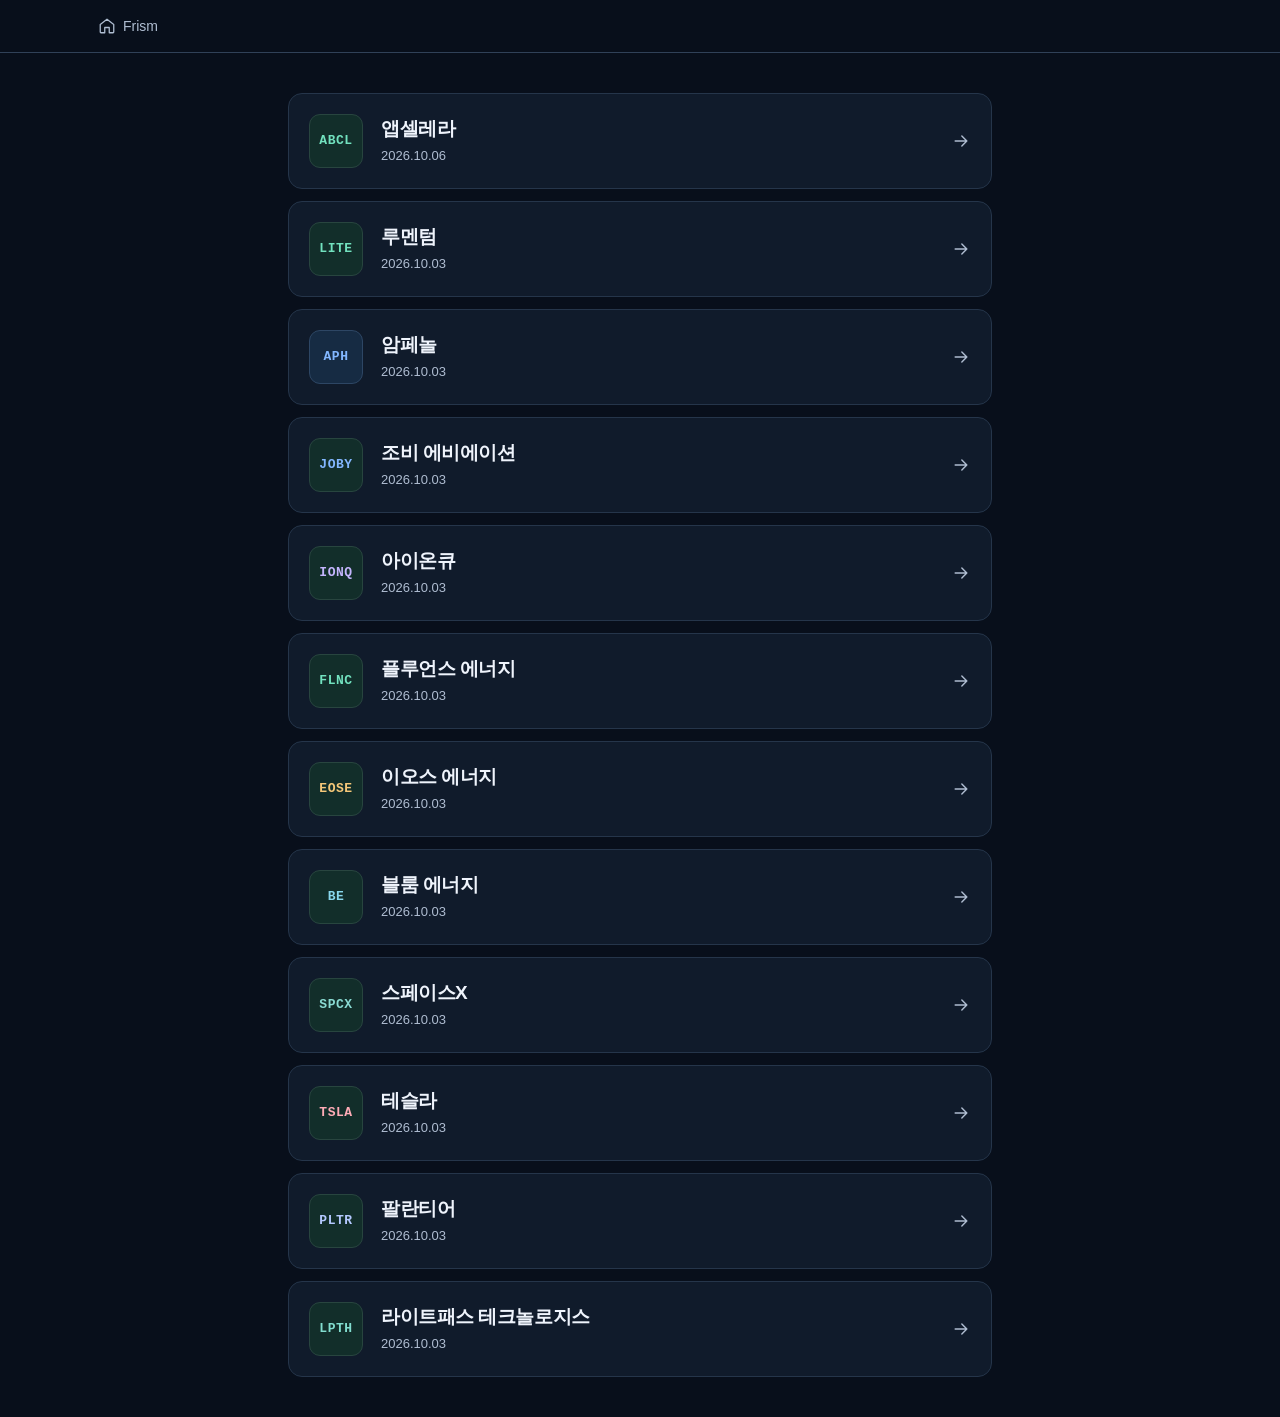
<file: index.html>
<!doctype html>
<html lang="ko">
<head>
  <meta charset="utf-8">
  <meta name="viewport" content="width=device-width, initial-scale=1">
  <meta name="description" content="Frism · 기업 분석 리포트 목록">
  <title>Frism</title>
  <link rel="stylesheet" href="assets/site.css?v=2">
<meta name="theme-color" content="#080f1b">
<meta name="apple-mobile-web-app-capable" content="yes">
<meta name="apple-mobile-web-app-title" content="Frism">
<link rel="apple-touch-icon" sizes="180x180" href="assets/icons/apple-touch-icon.png">
<link rel="icon" type="image/png" sizes="32x32" href="assets/icons/favicon-32.png">
<link rel="icon" type="image/png" sizes="16x16" href="assets/icons/favicon-16.png">
<link rel="manifest" href="site.webmanifest">
</head>
<body class="library">
  <header class="site-header">
    <div class="site-header-inner">
      <a class="home-link" href="index.html" aria-current="page">
        <svg viewBox="0 0 24 24" width="18" height="18" fill="none" stroke="currentColor" stroke-width="1.7" stroke-linecap="round" stroke-linejoin="round" aria-hidden="true"><path d="m3 10 9-7 9 7v10a1 1 0 0 1-1 1h-5v-7H9v7H4a1 1 0 0 1-1-1Z"/></svg>
        <span>Frism</span>
      </a>
    </div>
  </header>
  <main class="report-library" aria-label="기업 리포트 목록">
    <ul class="report-list">
      <li>
        <a href="reports/abcellera-ABCL-2026-10-06.html">
          <span class="report-ticker">ABCL</span>
          <span class="report-info">
            <span class="report-name">앱셀레라</span>
            <time datetime="2026-10-06">2026.10.06</time>
          </span>
          <svg class="report-arrow" viewBox="0 0 24 24" width="20" height="20" fill="none" stroke="currentColor" stroke-width="1.7" stroke-linecap="round" stroke-linejoin="round" aria-hidden="true"><path d="M5 12h14m-6-6 6 6-6 6"/></svg>
        </a>
      </li>
      <li>
        <a href="reports/lumentum-LITE-2026-10-02.html">
          <span class="report-ticker">LITE</span>
          <span class="report-info"><span class="report-name">루멘텀</span><time datetime="2026-10-03">2026.10.03</time></span>
          <svg class="report-arrow" viewBox="0 0 24 24" width="20" height="20" fill="none" stroke="currentColor" stroke-width="1.7" stroke-linecap="round" stroke-linejoin="round" aria-hidden="true"><path d="M5 12h14m-6-6 6 6-6 6"/></svg>
        </a>
      </li>
      <li>
        <a href="reports/amphenol-APH-2026-10-02.html">
          <span class="report-ticker report-ticker-blue">APH</span>
          <span class="report-info"><span class="report-name">암페놀</span><time datetime="2026-10-03">2026.10.03</time></span>
          <svg class="report-arrow" viewBox="0 0 24 24" width="20" height="20" fill="none" stroke="currentColor" stroke-width="1.7" stroke-linecap="round" stroke-linejoin="round" aria-hidden="true"><path d="M5 12h14m-6-6 6 6-6 6"/></svg>
        </a>
      </li>









    <li><a href="reports/joby-JOBY-2026-10-02.html"><span class="report-ticker" style="color:#83b7ff">JOBY</span><span class="report-info"><span class="report-name">조비 에비에이션</span><time datetime="2026-10-03">2026.10.03</time></span><svg class="report-arrow" viewBox="0 0 24 24" width="20" height="20" fill="none" stroke="currentColor" stroke-width="1.7" stroke-linecap="round" stroke-linejoin="round" aria-hidden="true"><path d="M5 12h14m-6-6 6 6-6 6"/></svg></a></li>
<li><a href="reports/ionq-IONQ-2026-10-02.html"><span class="report-ticker" style="color:#c4b5fd">IONQ</span><span class="report-info"><span class="report-name">아이온큐</span><time datetime="2026-10-03">2026.10.03</time></span><svg class="report-arrow" viewBox="0 0 24 24" width="20" height="20" fill="none" stroke="currentColor" stroke-width="1.7" stroke-linecap="round" stroke-linejoin="round" aria-hidden="true"><path d="M5 12h14m-6-6 6 6-6 6"/></svg></a></li>
<li><a href="reports/fluence-FLNC-2026-10-02.html"><span class="report-ticker" style="color:#72e2bf">FLNC</span><span class="report-info"><span class="report-name">플루언스 에너지</span><time datetime="2026-10-03">2026.10.03</time></span><svg class="report-arrow" viewBox="0 0 24 24" width="20" height="20" fill="none" stroke="currentColor" stroke-width="1.7" stroke-linecap="round" stroke-linejoin="round" aria-hidden="true"><path d="M5 12h14m-6-6 6 6-6 6"/></svg></a></li>
<li><a href="reports/eos-EOSE-2026-10-02.html"><span class="report-ticker" style="color:#f6c879">EOSE</span><span class="report-info"><span class="report-name">이오스 에너지</span><time datetime="2026-10-03">2026.10.03</time></span><svg class="report-arrow" viewBox="0 0 24 24" width="20" height="20" fill="none" stroke="currentColor" stroke-width="1.7" stroke-linecap="round" stroke-linejoin="round" aria-hidden="true"><path d="M5 12h14m-6-6 6 6-6 6"/></svg></a></li>
<li><a href="reports/bloom-energy-BE-2026-10-02.html"><span class="report-ticker" style="color:#88d7ed">BE</span><span class="report-info"><span class="report-name">블룸 에너지</span><time datetime="2026-10-03">2026.10.03</time></span><svg class="report-arrow" viewBox="0 0 24 24" width="20" height="20" fill="none" stroke="currentColor" stroke-width="1.7" stroke-linecap="round" stroke-linejoin="round" aria-hidden="true"><path d="M5 12h14m-6-6 6 6-6 6"/></svg></a></li>
<li><a href="reports/spacex-SPCX-2026-10-02.html"><span class="report-ticker" style="color:#8adbd3">SPCX</span><span class="report-info"><span class="report-name">스페이스X</span><time datetime="2026-10-03">2026.10.03</time></span><svg class="report-arrow" viewBox="0 0 24 24" width="20" height="20" fill="none" stroke="currentColor" stroke-width="1.7" stroke-linecap="round" stroke-linejoin="round" aria-hidden="true"><path d="M5 12h14m-6-6 6 6-6 6"/></svg></a></li>
<li><a href="reports/tesla-TSLA-2026-10-02.html"><span class="report-ticker" style="color:#ffacb7">TSLA</span><span class="report-info"><span class="report-name">테슬라</span><time datetime="2026-10-03">2026.10.03</time></span><svg class="report-arrow" viewBox="0 0 24 24" width="20" height="20" fill="none" stroke="currentColor" stroke-width="1.7" stroke-linecap="round" stroke-linejoin="round" aria-hidden="true"><path d="M5 12h14m-6-6 6 6-6 6"/></svg></a></li>
<li><a href="reports/palantir-PLTR-2026-10-02.html"><span class="report-ticker" style="color:#b4c9ff">PLTR</span><span class="report-info"><span class="report-name">팔란티어</span><time datetime="2026-10-03">2026.10.03</time></span><svg class="report-arrow" viewBox="0 0 24 24" width="20" height="20" fill="none" stroke="currentColor" stroke-width="1.7" stroke-linecap="round" stroke-linejoin="round" aria-hidden="true"><path d="M5 12h14m-6-6 6 6-6 6"/></svg></a></li>
<li><a href="reports/lightpath-LPTH-2026-10-02.html"><span class="report-ticker" style="color:#82ddcf">LPTH</span><span class="report-info"><span class="report-name">라이트패스 테크놀로지스</span><time datetime="2026-10-03">2026.10.03</time></span><svg class="report-arrow" viewBox="0 0 24 24" width="20" height="20" fill="none" stroke="currentColor" stroke-width="1.7" stroke-linecap="round" stroke-linejoin="round" aria-hidden="true"><path d="M5 12h14m-6-6 6 6-6 6"/></svg></a></li>
    </ul>
  </main>
</body>
</html>
</file>
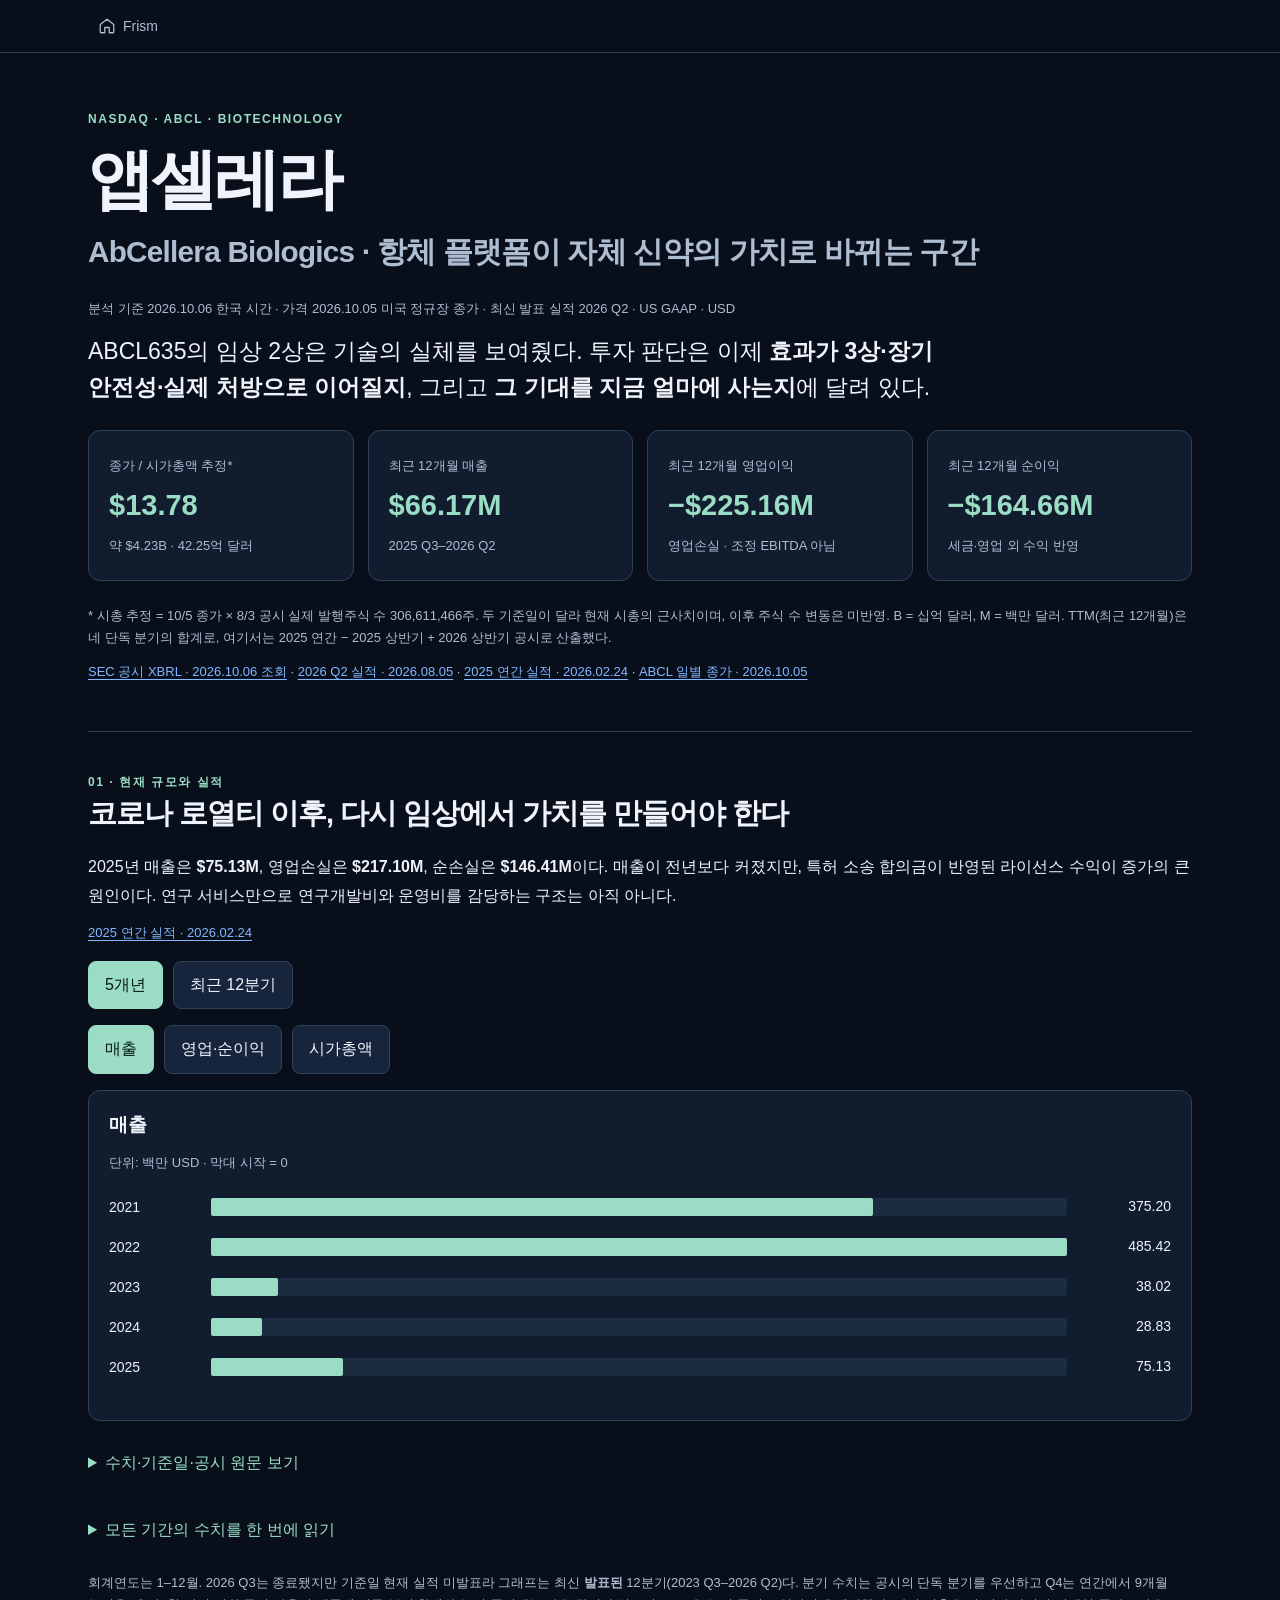
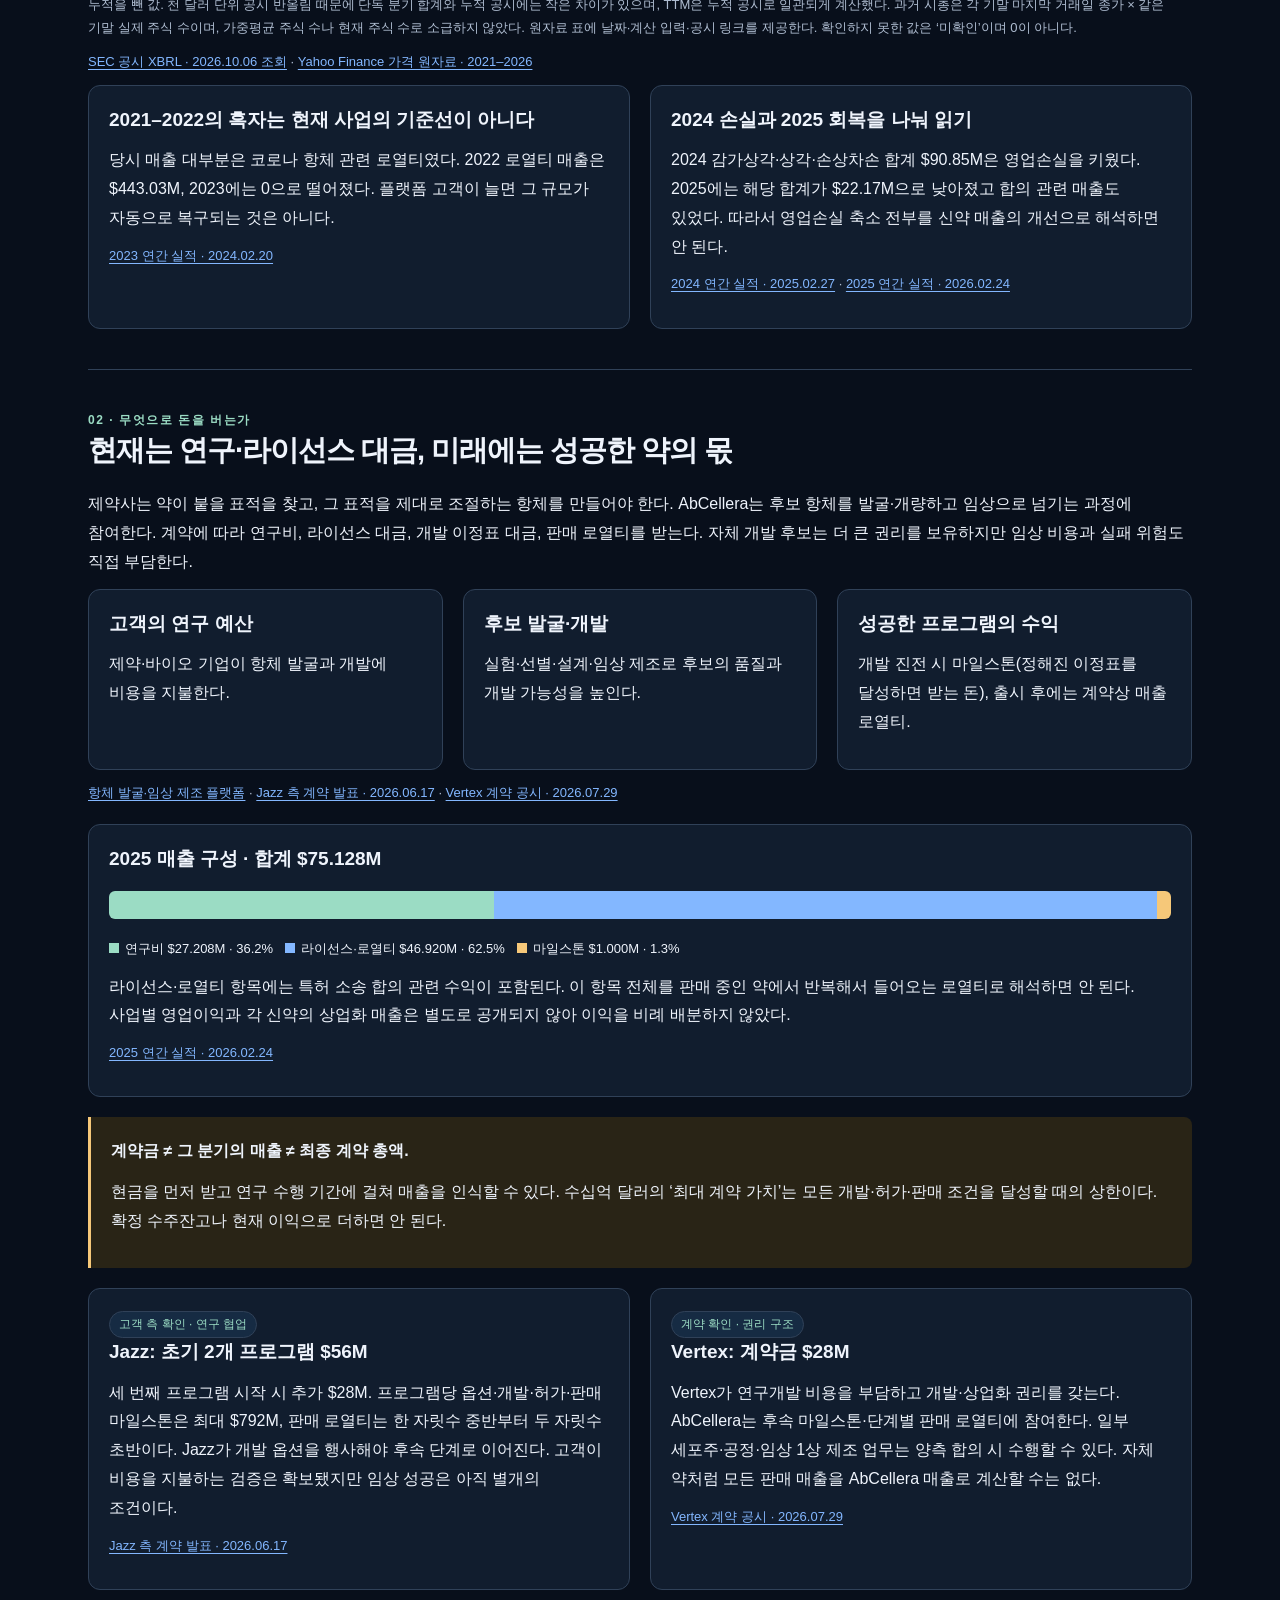
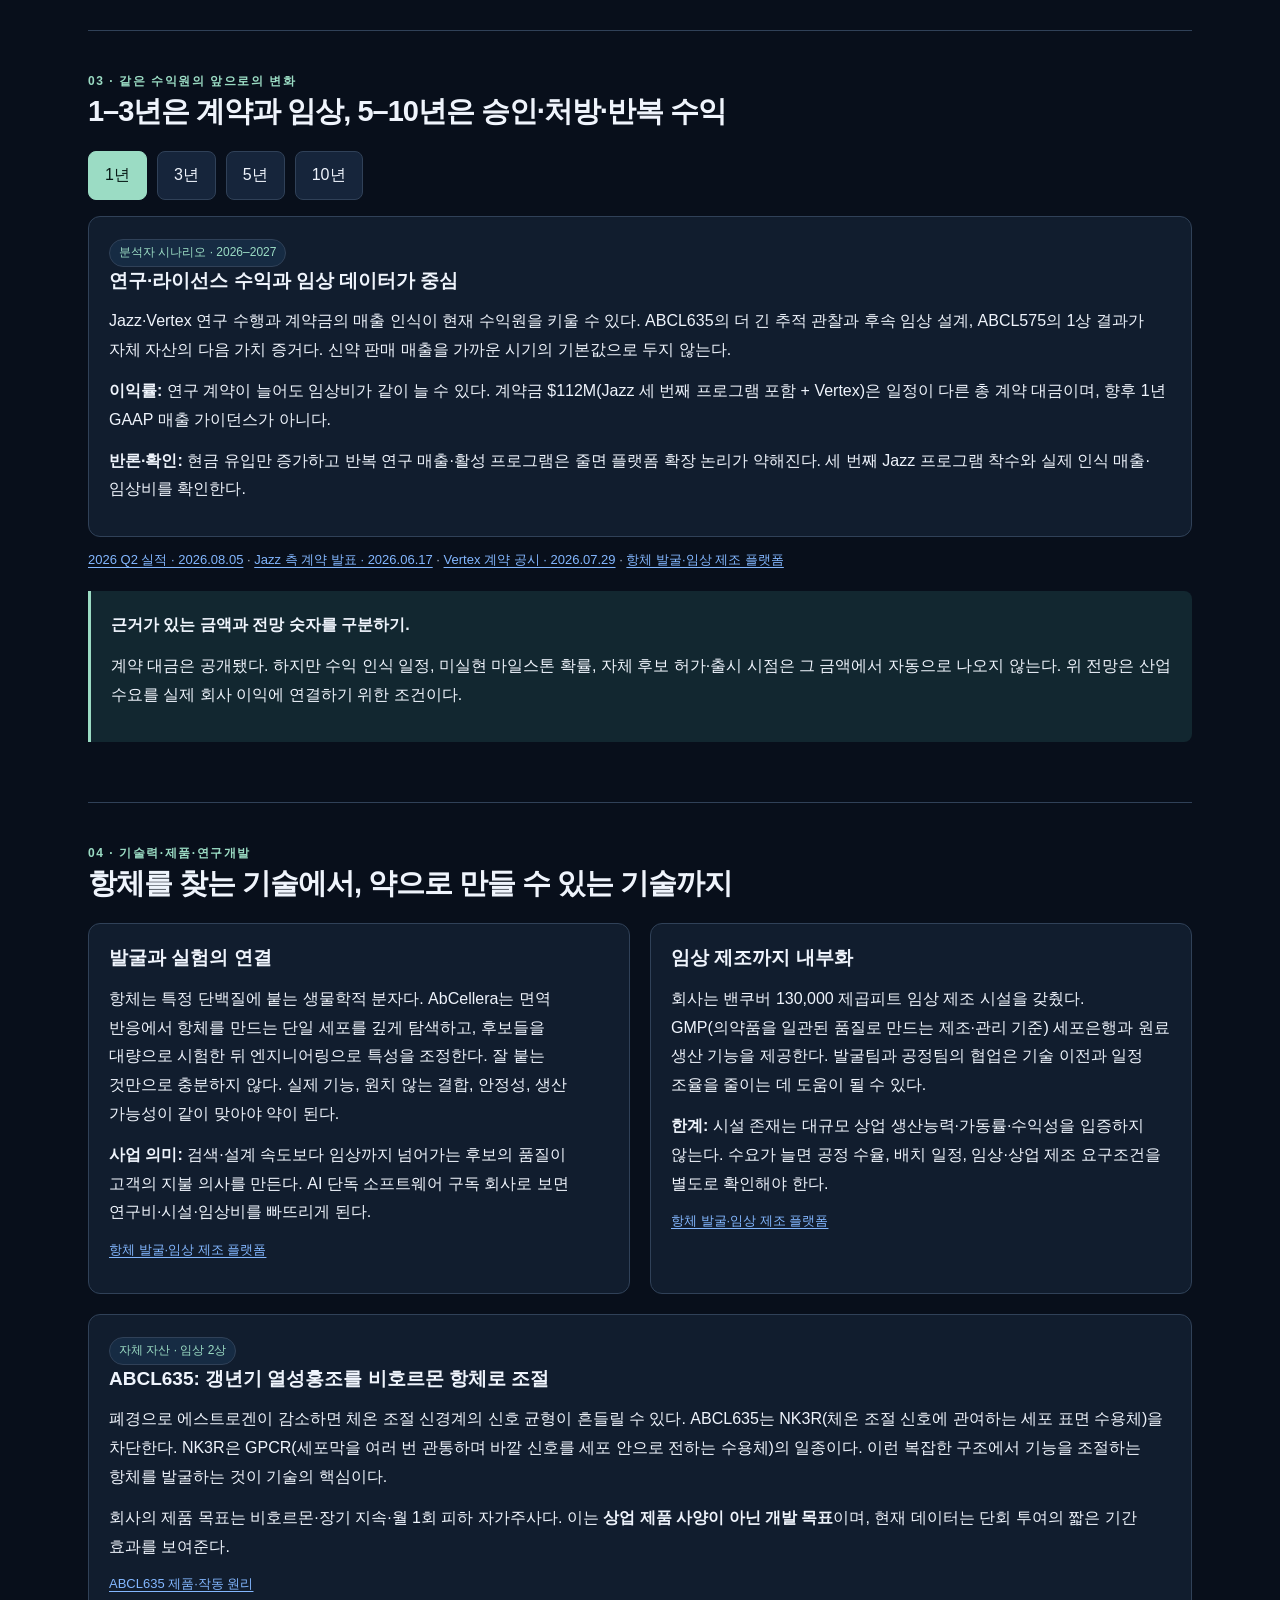
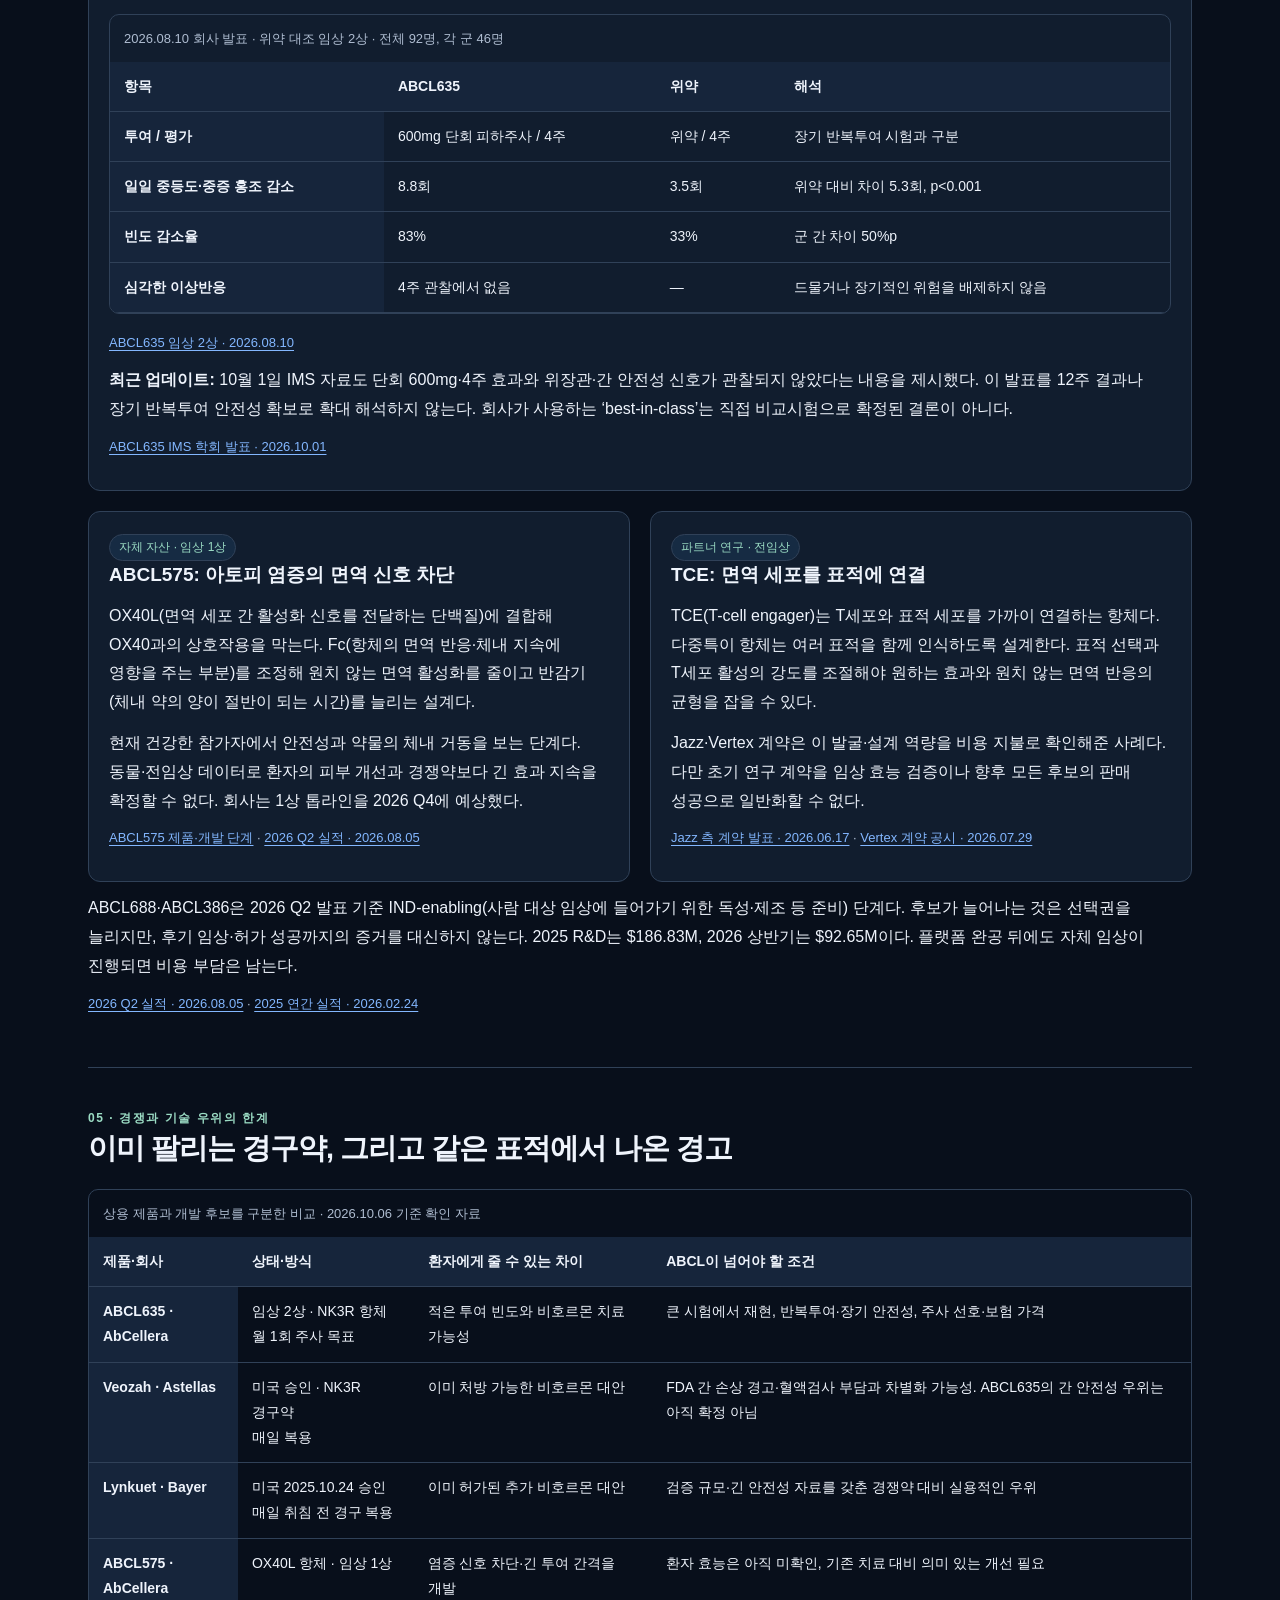
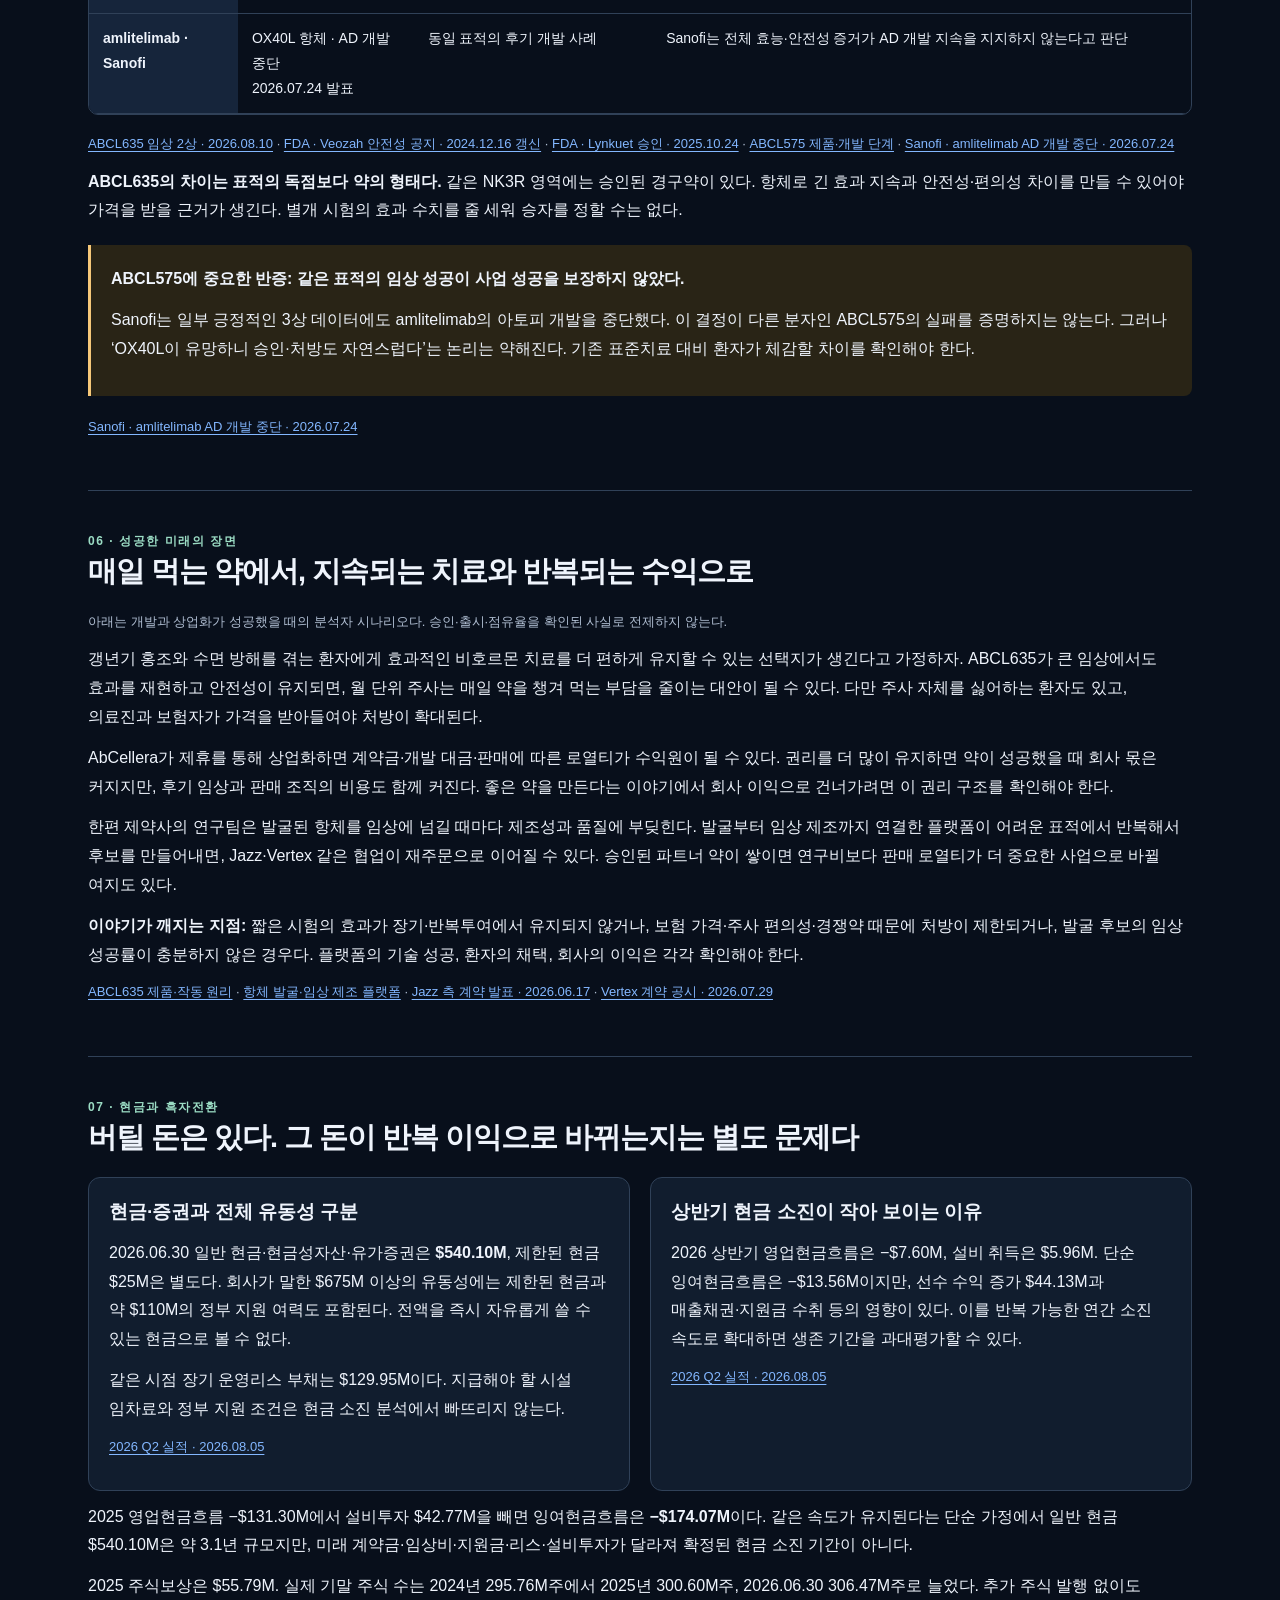
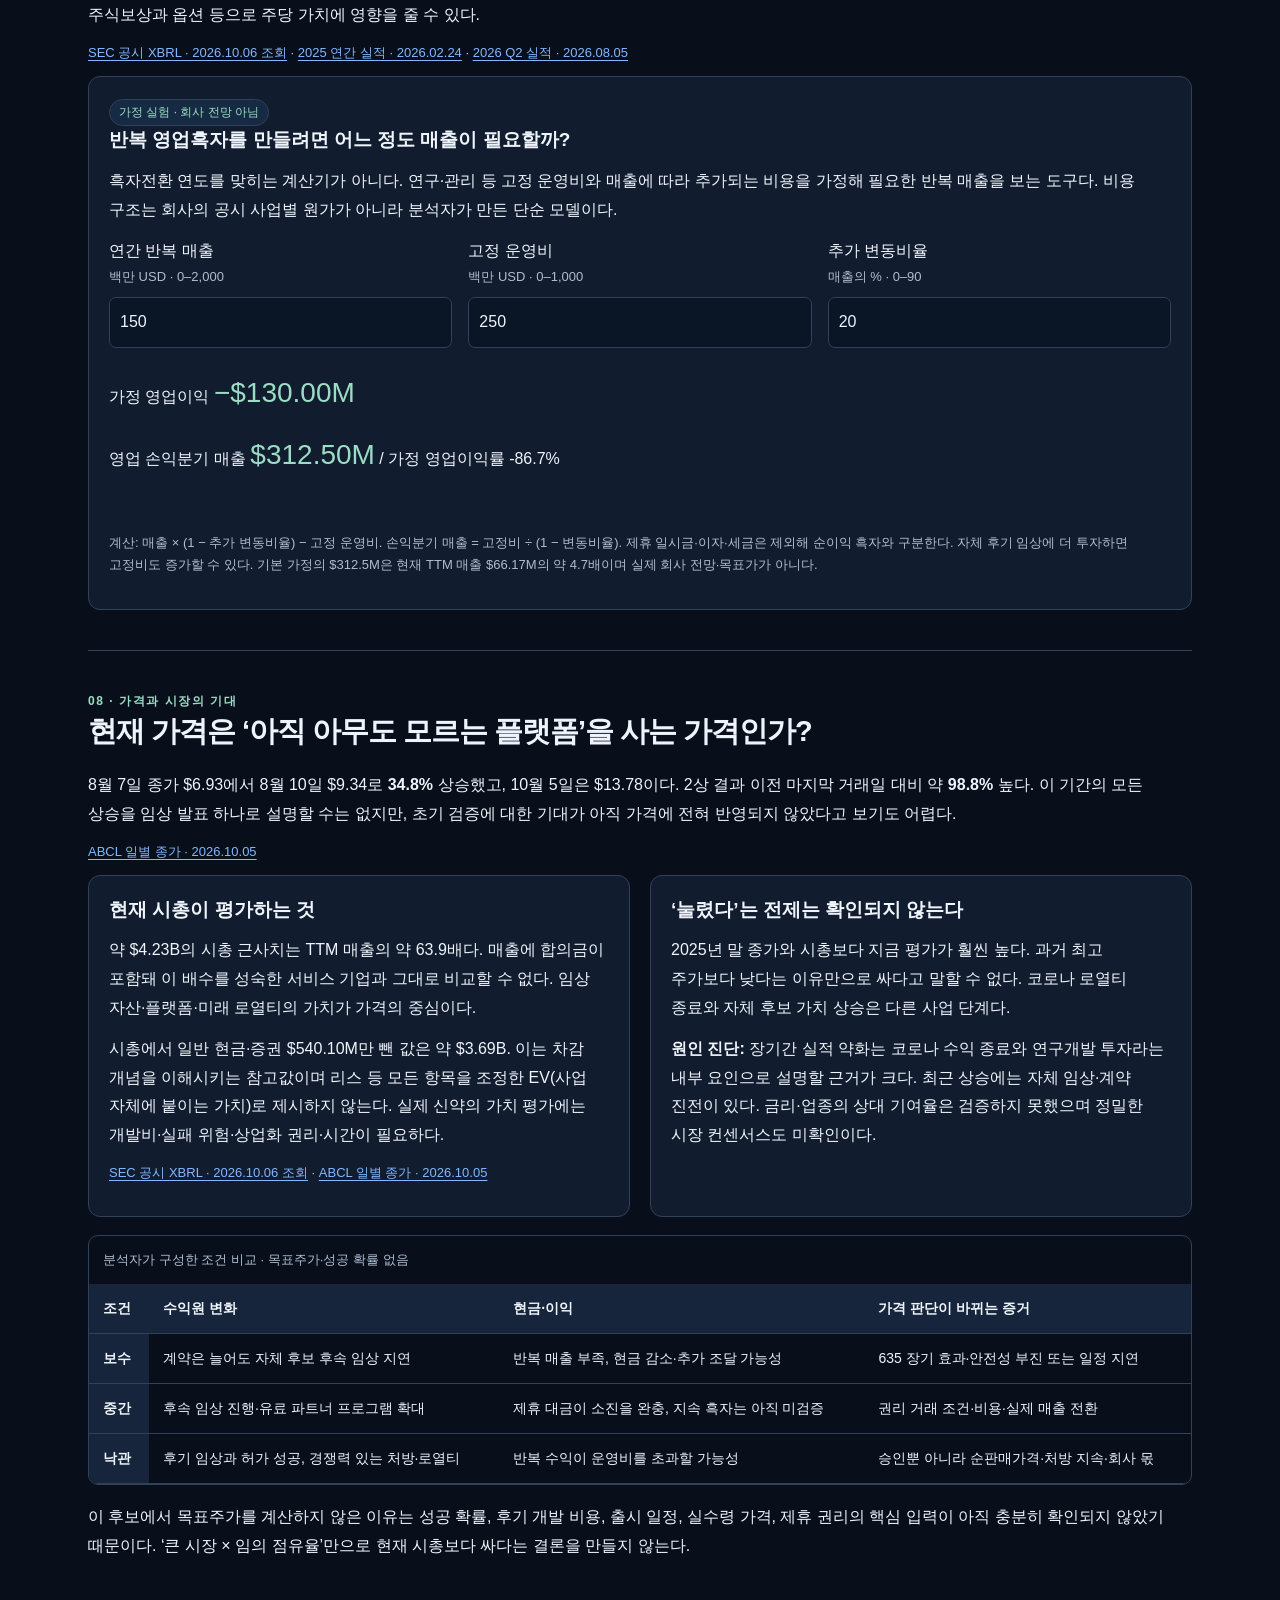
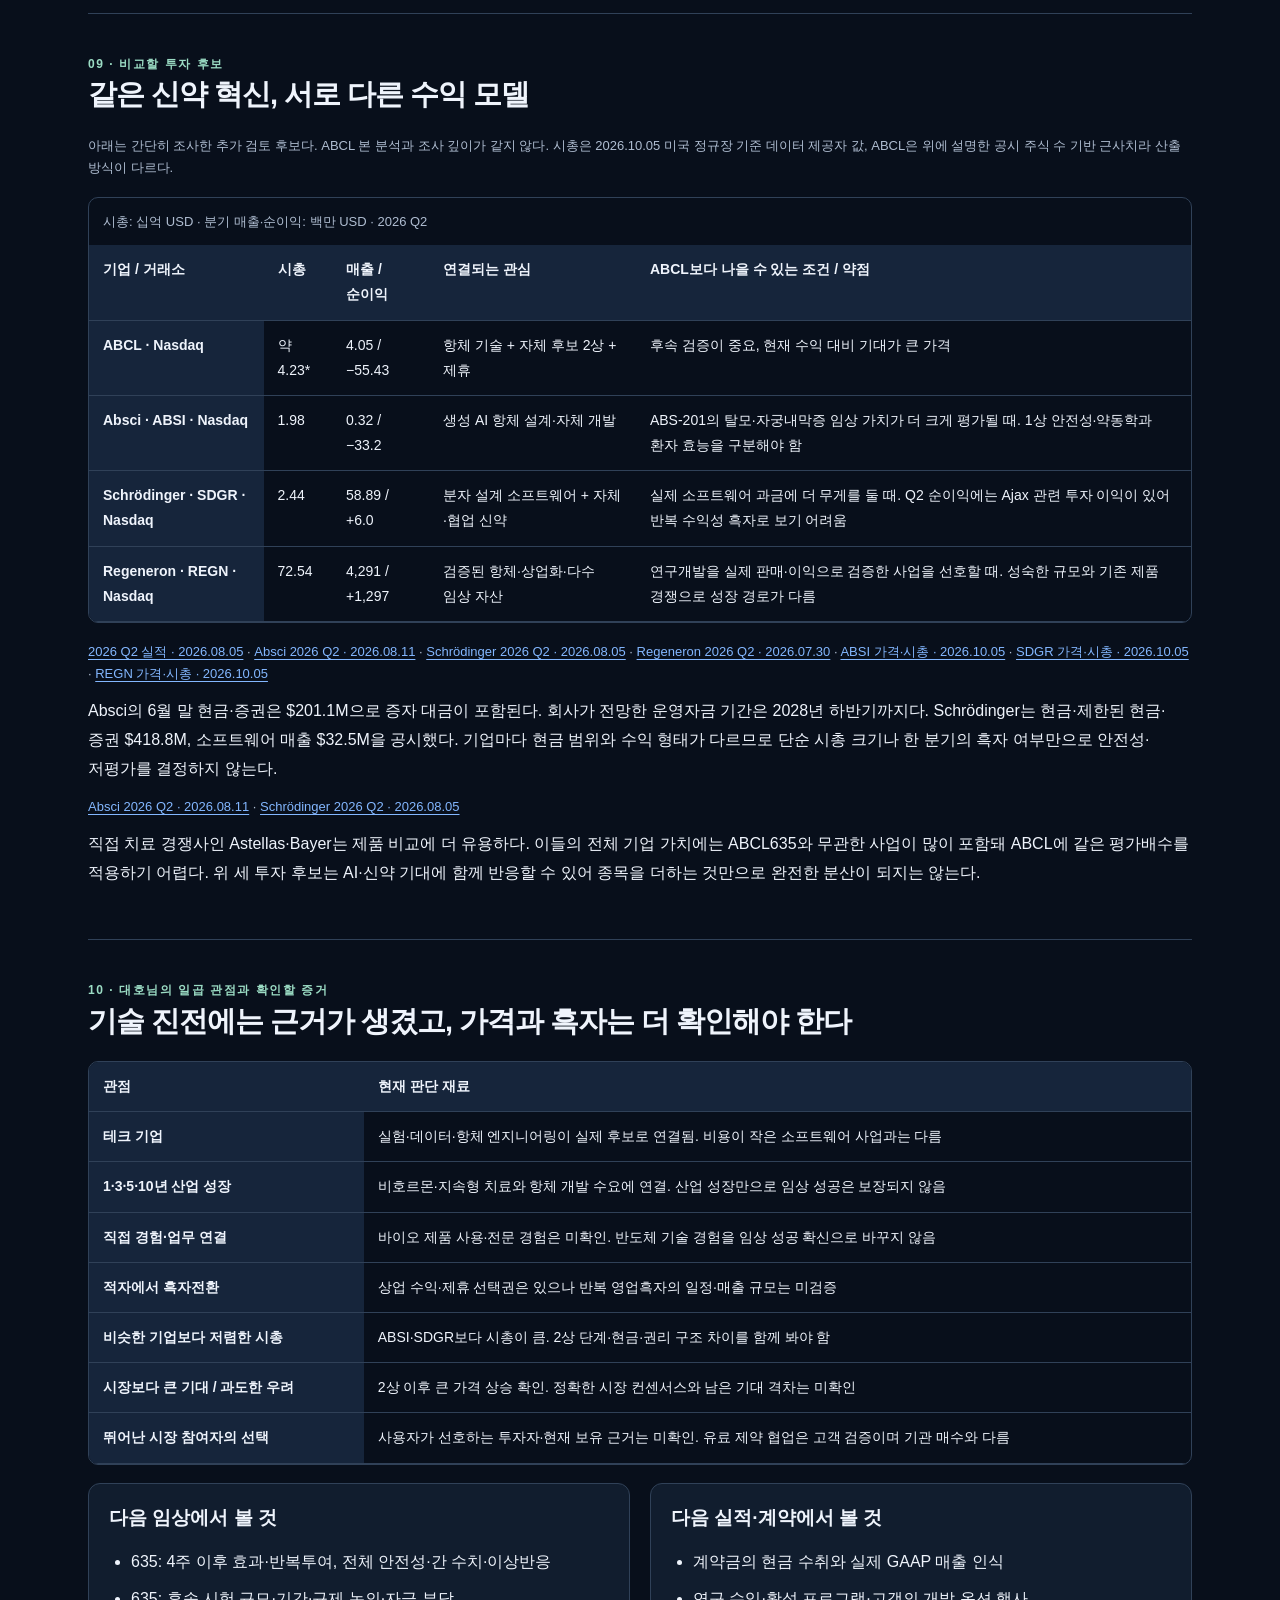
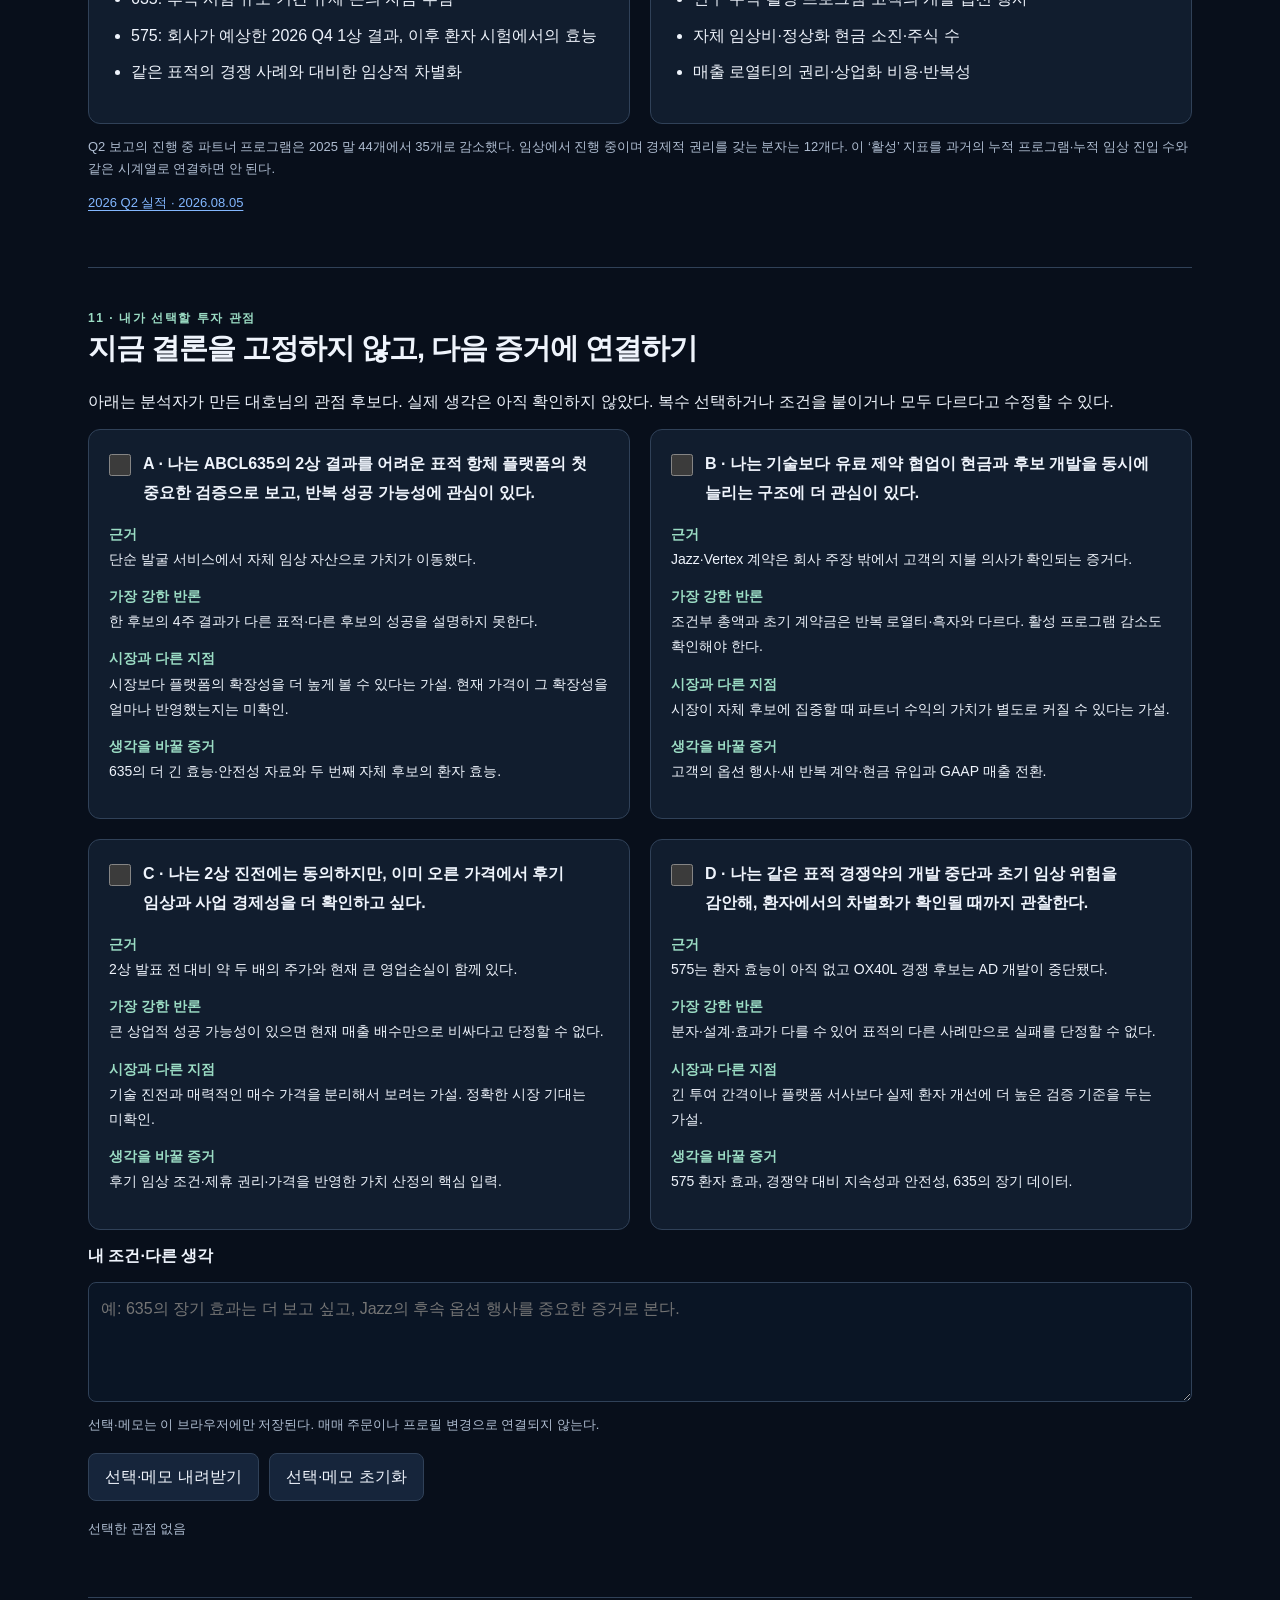
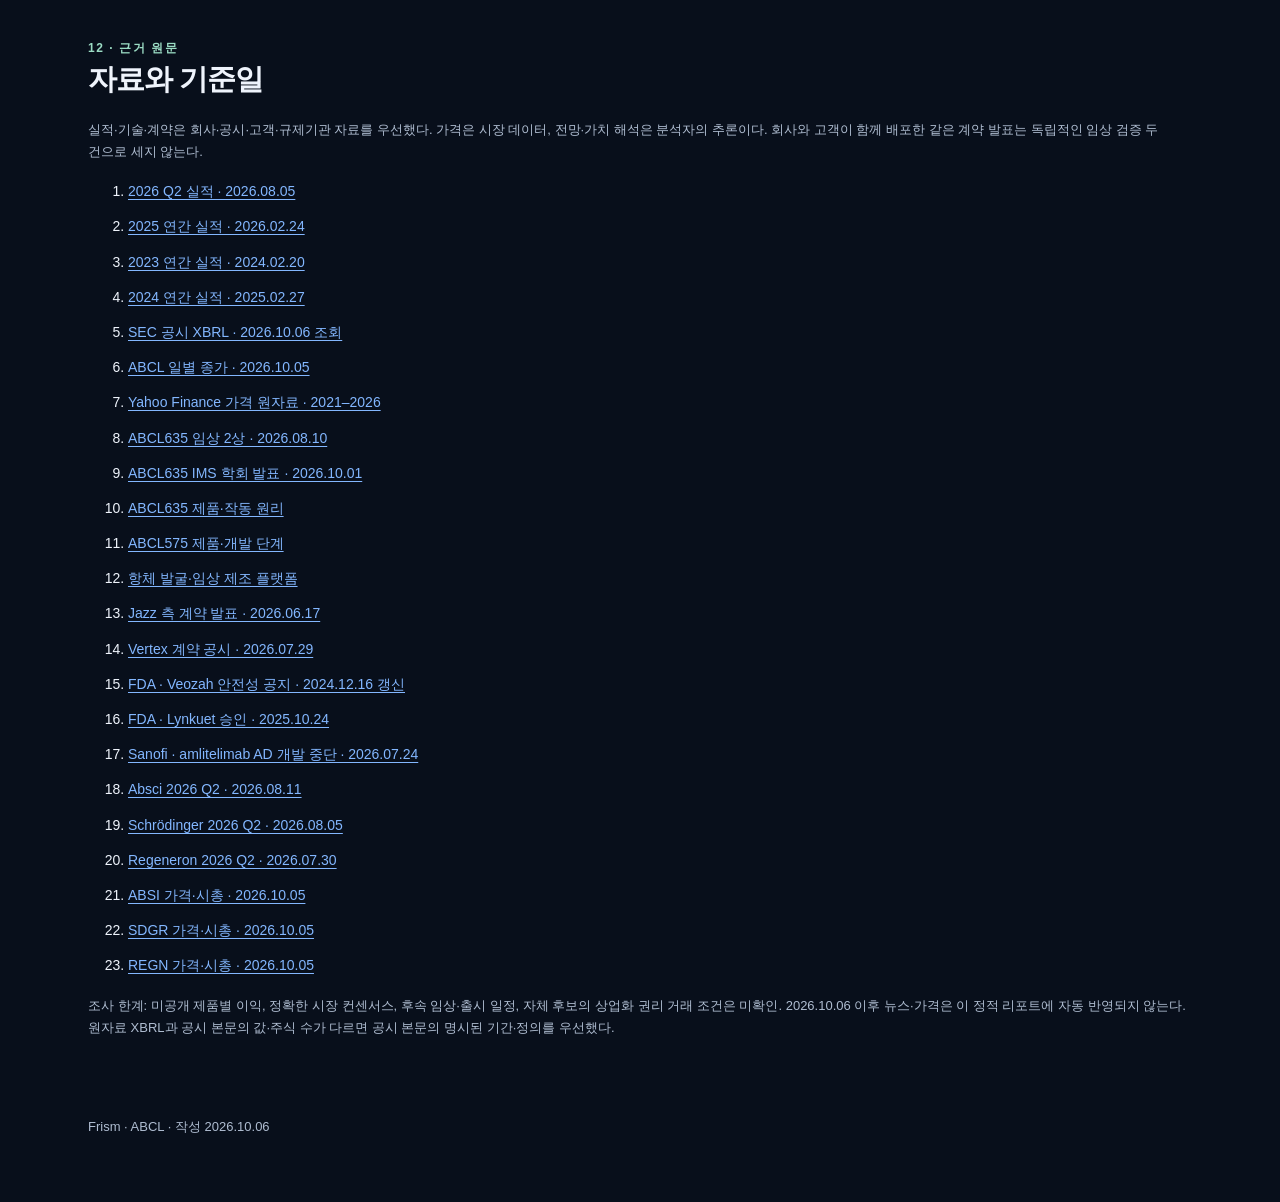
<file: reports/abcellera-ABCL-2026-10-06.html>
<!doctype html><html lang="ko"><head><meta charset="utf-8"><meta name="viewport" content="width=device-width, initial-scale=1"><meta name="description" content="AbCellera ABCL 기업 분석: 임상 2상, 항체 플랫폼, 재무·현금, 경쟁과 투자 관점"><title>앱셀레라 (ABCL) · 2026-10-06 · Frism</title><meta name="theme-color" content="#080f1b"><meta name="apple-mobile-web-app-capable" content="yes"><meta name="apple-mobile-web-app-title" content="Frism"><link rel="apple-touch-icon" sizes="180x180" href="../assets/icons/apple-touch-icon.png"><link rel="icon" sizes="32x32" href="../assets/icons/favicon-32.png"><link rel="icon" sizes="16x16" href="../assets/icons/favicon-16.png"><link rel="manifest" href="../site.webmanifest"><link rel="stylesheet" href="../assets/site.css?v=2"><style>
*{box-sizing:border-box}html{color-scheme:dark;scroll-padding-top:64px}body{margin:0;background:var(--bg);color:var(--ink);font:16px/1.8 -apple-system,BlinkMacSystemFont,"Apple SD Gothic Neo","Malgun Gothic",sans-serif;word-break:keep-all;overflow-wrap:anywhere}body{--accent:#9bdcc4;--panel:#111d2e}a{color:var(--blue);text-underline-offset:3px}main{max-width:1160px;margin:auto;padding:0 18px 64px;min-width:0}h1{font-size:clamp(40px,6vw,66px);line-height:1.05;letter-spacing:-.045em;margin:14px 0 24px}h1 span{display:block;font-size:.45em;line-height:1.5;color:var(--muted);margin-top:16px;letter-spacing:-.025em}h2{font-size:25px;line-height:1.35;letter-spacing:-.035em;margin:0 0 20px}h3{font-size:19px;line-height:1.5;margin:0 0 10px}p{margin:12px 0}section{padding:30px 0;border-top:1px solid var(--line);scroll-margin-top:70px;min-width:0}.hero{padding:34px 0 28px}.eyebrow{font-size:12px;font-weight:800;letter-spacing:.13em;color:var(--accent)}.lead{font-size:21px;line-height:1.6;max-width:900px}.meta,.small,.cite{color:var(--muted);font-size:13px;line-height:1.7}.cite{margin:12px 0}.grid,.flow{display:grid;grid-template-columns:minmax(0,1fr);gap:20px;min-width:0}.card,.perspective{background:var(--panel);border:1px solid var(--line);border-radius:12px;padding:20px;min-width:0}.stats{display:grid;grid-template-columns:repeat(2,minmax(0,1fr));gap:10px;margin:24px 0}.stat{background:var(--panel);border:1px solid var(--line);border-radius:12px;padding:14px;min-width:0}.stat strong{display:block;white-space:nowrap;font-size:clamp(17px,5.3vw,23px);color:var(--accent);line-height:1.35;font-variant-numeric:tabular-nums;margin:6px 0}.stat span{font-size:13px;color:var(--muted)}.callout{border-left:3px solid var(--accent);background:#122730;padding:20px;margin:20px 0;border-radius:0 8px 8px 0}.warn{border-color:#f6c879;background:#292416}.tag{display:inline-block;font-size:12px;padding:2px 9px;border:1px solid var(--line);border-radius:20px;color:var(--accent);background:#162b43}.controls{display:flex;gap:10px;flex-wrap:wrap;margin:16px 0}button,input,select,textarea{font:inherit}button{min-height:44px;padding:9px 16px;border:1px solid var(--line);border-radius:8px;background:#16253b;color:var(--ink);cursor:pointer}button:hover{background:#243b59}button[aria-pressed=true]{background:var(--accent);color:#081b17;border-color:var(--accent)}button:focus-visible,a:focus-visible,summary:focus-visible,input:focus-visible,select:focus-visible,textarea:focus-visible,.table-scroll:focus-visible{outline:3px solid var(--blue);outline-offset:3px}.table-scroll{max-width:100%;overflow-x:auto;border:1px solid var(--line);border-radius:10px;margin:18px 0}table{border-collapse:collapse;width:100%;min-width:640px;font-size:14px}th,td{padding:12px 14px;border-bottom:1px solid var(--line);text-align:left;vertical-align:top}th{background:#16253b}td{font-variant-numeric:tabular-nums}.period-panel table{min-width:1000px}.period-panel td,.period-panel tbody th,.all-data td{white-space:nowrap}caption{text-align:left;color:var(--muted);padding:12px 14px;font-size:13px}details{margin:18px 0}summary{cursor:pointer;min-height:44px;padding:10px 0;color:var(--accent)}.bars{display:grid;gap:10px;margin:18px 0}.bar-row{display:grid;grid-template-columns:65px minmax(0,1fr) 60px;gap:9px;align-items:center;font-size:12px;min-height:30px}.bar-label{line-height:1.3;white-space:nowrap}.bar-label small{display:block;color:var(--muted);font-size:11px;margin-top:4px}.bar-value{text-align:right;font-variant-numeric:tabular-nums;white-space:nowrap;color:var(--ink)}.track{height:18px;position:relative;background:#1b2b40;border-radius:3px}.track.signed:after{content:"";position:absolute;left:50%;width:1px;height:26px;top:-4px;background:var(--muted)}.fill{height:100%;position:absolute;top:0;border-radius:2px}.fill.rev,.fill.net{background:var(--accent)}.fill.op{background:#83b7ff}.fill.cap{background:#c4b5fd}.mix{display:flex;height:28px;border-radius:6px;overflow:hidden;margin:18px 0}.mix span:first-child{background:var(--accent)}.mix span:nth-child(2){background:#83b7ff}.mix span:last-child{background:#f6c879}.legend{display:flex;flex-wrap:wrap;gap:12px;font-size:13px}.legend i{display:inline-block;width:10px;height:10px;margin-right:6px}.inputs{display:grid;gap:16px}.inputs label{display:block}.inputs span{display:block;color:var(--muted);font-size:13px}.inputs input{display:block;width:100%;margin:8px 0;padding:10px;background:#0a1525;border:1px solid var(--line);border-radius:7px;color:var(--ink);min-height:44px}output{font-variant-numeric:tabular-nums}.calc-value{font-size:28px;color:var(--accent)}.perspective label{display:flex;gap:12px;align-items:flex-start;min-height:44px;cursor:pointer;font-weight:650}.perspective input{flex:none;width:22px;height:22px;margin:4px 0;accent-color:var(--accent)}.perspective:has(input:checked){border-color:var(--accent);background:#142a35}.perspective dl{font-size:14px}.perspective dt{font-weight:650;color:var(--accent);margin-top:12px}.perspective dd{margin:0}textarea{display:block;width:100%;min-height:120px;background:#0a1525;color:var(--ink);border:1px solid var(--line);border-radius:8px;padding:12px;resize:vertical}ul{padding-left:22px}li{margin:8px 0}.sources li{font-size:14px;margin:10px 0}.status{min-height:28px;color:var(--muted);font-size:13px}.footer{font-size:13px;color:var(--muted);padding-top:24px}[hidden]{display:none!important}noscript p{border:1px solid var(--line);padding:16px}.print-data{display:none}
@media(min-width:701px){main{padding:0 28px 64px}.hero{padding:56px 0 36px}section{padding:40px 0}h2{font-size:29px}.lead{font-size:23px}.grid{grid-template-columns:repeat(2,minmax(0,1fr))}.flow{grid-template-columns:repeat(3,minmax(0,1fr))}.stats{grid-template-columns:repeat(4,minmax(0,1fr));gap:14px}.stat{padding:20px}.stat strong{font-size:29px}.inputs{grid-template-columns:repeat(3,minmax(0,1fr))}.bar-row{grid-template-columns:88px minmax(0,1fr) 90px;font-size:14px;gap:14px}.bar-label small{font-size:12px}}
@media(max-width:350px){main{padding-left:14px;padding-right:14px}.card,.perspective{padding:16px}.stat strong{font-size:18px}.bar-row{gap:7px;grid-template-columns:59px minmax(0,1fr) 55px}.controls button{padding:9px 12px}}
@media(prefers-reduced-motion:reduce){*{scroll-behavior:auto!important;transition:none!important}}
@media print{html{color-scheme:light}body{--bg:#fff;--ink:#111;--muted:#444;--line:#aaa;--accent:#17654d;--panel:#fff;background:#fff;color:#111}.site-header,.controls,button,.inputs{display:none!important}main{max-width:none;padding:0}.hero,section{padding:18px 0}h1{font-size:32px}h2{font-size:24px}.lead{font-size:18px}.period-panel[hidden],.metric-panel[hidden]{display:block!important}.metric-panel{margin:16px 0}.card,.perspective,.stat{break-inside:avoid;background:#fff}.callout{background:#edf6f2}.warn{background:#fff6df}.table-scroll{overflow:visible}table,.period-panel table{min-width:0;font-size:10px}th,td{padding:6px}th{background:#eee}.track{background:#eee}.bar-value{color:#111}.print-data{display:block}.table-scroll details{display:block}a{color:#145e91}.grid{grid-template-columns:1fr}.stats{grid-template-columns:repeat(4,1fr)}.status{display:none}.period-panel{margin:18px 0}textarea{background:#fff;color:#111}}
</style></head><body class="frism-report"><header class="site-header">
    <div class="site-header-inner">
      <a class="home-link" href="../index.html">
        <svg viewBox="0 0 24 24" width="18" height="18" fill="none" stroke="currentColor" stroke-width="1.7" stroke-linecap="round" stroke-linejoin="round" aria-hidden="true"><path d="m3 10 9-7 9 7v10a1 1 0 0 1-1 1h-5v-7H9v7H4a1 1 0 0 1-1-1Z"/></svg>
        <span>Frism</span>
      </a>
    </div>
  </header><main>
<div class="hero"><div class="eyebrow">NASDAQ · ABCL · BIOTECHNOLOGY</div><h1>앱셀레라<span>AbCellera Biologics · 항체 플랫폼이 자체 신약의 가치로 바뀌는 구간</span></h1><p class="meta">분석 기준 2026.10.06 한국 시간 · 가격 2026.10.05 미국 정규장 종가 · 최신 발표 실적 2026 Q2 · US GAAP · USD</p><p class="lead">ABCL635의 임상 2상은 기술의 실체를 보여줬다. 투자 판단은 이제 <strong>효과가 3상·장기 안전성·실제 처방으로 이어질지</strong>, 그리고 <strong>그 기대를 지금 얼마에 사는지</strong>에 달려 있다.</p>
<div class="stats"><div class="stat"><span>종가 / 시가총액 추정*</span><strong>$13.78</strong><span>약 $4.23B · 42.25억 달러</span></div><div class="stat"><span>최근 12개월 매출</span><strong>$66.17M</strong><span>2025 Q3–2026 Q2</span></div><div class="stat"><span>최근 12개월 영업이익</span><strong>−$225.16M</strong><span>영업손실 · 조정 EBITDA 아님</span></div><div class="stat"><span>최근 12개월 순이익</span><strong>−$164.66M</strong><span>세금·영업 외 수익 반영</span></div></div>
<p class="small">* 시총 추정 = 10/5 종가 × 8/3 공시 실제 발행주식 수 306,611,466주. 두 기준일이 달라 현재 시총의 근사치이며, 이후 주식 수 변동은 미반영. B = 십억 달러, M = 백만 달러. TTM(최근 12개월)은 네 단독 분기의 합계로, 여기서는 2025 연간 − 2025 상반기 + 2026 상반기 공시로 산출했다.</p><p class="cite"><a href="https://data.sec.gov/api/xbrl/companyfacts/CIK0001703057.json">SEC 공시 XBRL · 2026.10.06 조회</a> · <a href="https://investors.abcellera.com/news/news-releases/2026/AbCellera-Reports-Q2-2026-Business-Results/default.aspx">2026 Q2 실적 · 2026.08.05</a> · <a href="https://investors.abcellera.com/news/news-releases/2026/AbCellera-Reports-Full-Year-2025-Business-Results/default.aspx">2025 연간 실적 · 2026.02.24</a> · <a href="https://stockanalysis.com/stocks/abcl/history/">ABCL 일별 종가 · 2026.10.05</a></p></div>

<section><div class="eyebrow">01 · 현재 규모와 실적</div><h2>코로나 로열티 이후, 다시 임상에서 가치를 만들어야 한다</h2>
<p>2025년 매출은 <strong>$75.13M</strong>, 영업손실은 <strong>$217.10M</strong>, 순손실은 <strong>$146.41M</strong>이다. 매출이 전년보다 커졌지만, 특허 소송 합의금이 반영된 라이선스 수익이 증가의 큰 원인이다. 연구 서비스만으로 연구개발비와 운영비를 감당하는 구조는 아직 아니다.</p><p class="cite"><a href="https://investors.abcellera.com/news/news-releases/2026/AbCellera-Reports-Full-Year-2025-Business-Results/default.aspx">2025 연간 실적 · 2026.02.24</a></p>
<div class="controls" role="group" aria-label="실적 기간"><button type="button" data-period="annual" aria-pressed="true">5개년</button><button type="button" data-period="quarter" aria-pressed="false">최근 12분기</button></div>
<div class="controls" role="group" aria-label="재무 지표"><button type="button" data-metric="revenue" aria-pressed="true">매출</button><button type="button" data-metric="profit" aria-pressed="false">영업·순이익</button><button type="button" data-metric="cap" aria-pressed="false">시가총액</button></div>
<div class="period-panel" id="period-annual" ><article class="metric-panel card" data-metric="revenue" ><h3>매출</h3><p class="small">단위: 백만 USD · 막대 시작 = 0</p><div class="bars" role="list"><div class="bar-row" role="listitem" aria-label="2021 매출 375.20"><span class="bar-label">2021</span><span class="track "><span class="fill rev" style="left:0.000%;width:77.294%"></span></span><span class="bar-value">375.20</span></div><div class="bar-row" role="listitem" aria-label="2022 매출 485.42"><span class="bar-label">2022</span><span class="track "><span class="fill rev" style="left:0.000%;width:100.000%"></span></span><span class="bar-value">485.42</span></div><div class="bar-row" role="listitem" aria-label="2023 매출 38.02"><span class="bar-label">2023</span><span class="track "><span class="fill rev" style="left:0.000%;width:7.833%"></span></span><span class="bar-value">38.02</span></div><div class="bar-row" role="listitem" aria-label="2024 매출 28.83"><span class="bar-label">2024</span><span class="track "><span class="fill rev" style="left:0.000%;width:5.940%"></span></span><span class="bar-value">28.83</span></div><div class="bar-row" role="listitem" aria-label="2025 매출 75.13"><span class="bar-label">2025</span><span class="track "><span class="fill rev" style="left:0.000%;width:15.477%"></span></span><span class="bar-value">75.13</span></div></div></article><article class="metric-panel card" data-metric="profit" hidden><h3>영업이익과 순이익</h3><p class="small">단위: 백만 USD · 중앙선 = 0, 손실은 왼쪽 · 파랑 = 영업이익, 민트 = 순이익</p><div class="bars" role="list"><div class="bar-row" role="listitem" aria-label="2021 영업이익 204.41"><span class="bar-label">2021<small>영업이익</small></span><span class="track signed"><span class="fill op" style="left:50.000%;width:32.471%"></span></span><span class="bar-value">204.41</span></div><div class="bar-row" role="listitem" aria-label="2021 순이익 153.46"><span class="bar-label">2021<small>순이익</small></span><span class="track signed"><span class="fill net" style="left:50.000%;width:24.377%"></span></span><span class="bar-value">153.46</span></div><div class="bar-row" role="listitem" aria-label="2022 영업이익 216.51"><span class="bar-label">2022<small>영업이익</small></span><span class="track signed"><span class="fill op" style="left:50.000%;width:34.392%"></span></span><span class="bar-value">216.51</span></div><div class="bar-row" role="listitem" aria-label="2022 순이익 158.52"><span class="bar-label">2022<small>순이익</small></span><span class="track signed"><span class="fill net" style="left:50.000%;width:25.180%"></span></span><span class="bar-value">158.52</span></div><div class="bar-row" role="listitem" aria-label="2023 영업이익 -237.21"><span class="bar-label">2023<small>영업이익</small></span><span class="track signed"><span class="fill op" style="left:12.320%;width:37.680%"></span></span><span class="bar-value">-237.21</span></div><div class="bar-row" role="listitem" aria-label="2023 순이익 -146.40"><span class="bar-label">2023<small>순이익</small></span><span class="track signed"><span class="fill net" style="left:26.745%;width:23.255%"></span></span><span class="bar-value">-146.40</span></div><div class="bar-row" role="listitem" aria-label="2024 영업이익 -314.77"><span class="bar-label">2024<small>영업이익</small></span><span class="track signed"><span class="fill op" style="left:0.000%;width:50.000%"></span></span><span class="bar-value">-314.77</span></div><div class="bar-row" role="listitem" aria-label="2024 순이익 -162.86"><span class="bar-label">2024<small>순이익</small></span><span class="track signed"><span class="fill net" style="left:24.130%;width:25.870%"></span></span><span class="bar-value">-162.86</span></div><div class="bar-row" role="listitem" aria-label="2025 영업이익 -217.10"><span class="bar-label">2025<small>영업이익</small></span><span class="track signed"><span class="fill op" style="left:15.514%;width:34.486%"></span></span><span class="bar-value">-217.10</span></div><div class="bar-row" role="listitem" aria-label="2025 순이익 -146.41"><span class="bar-label">2025<small>순이익</small></span><span class="track signed"><span class="fill net" style="left:26.743%;width:23.257%"></span></span><span class="bar-value">-146.41</span></div></div></article><article class="metric-panel card" data-metric="cap" hidden><h3>기간 말 시가총액</h3><p class="small">단위: 십억 USD · 막대 시작 = 0</p><div class="bars" role="list"><div class="bar-row" role="listitem" aria-label="2021 시총 4.05"><span class="bar-label">2021</span><span class="track "><span class="fill cap" style="left:0.000%;width:100.000%"></span></span><span class="bar-value">4.05</span></div><div class="bar-row" role="listitem" aria-label="2022 시총 2.91"><span class="bar-label">2022</span><span class="track "><span class="fill cap" style="left:0.000%;width:71.735%"></span></span><span class="bar-value">2.91</span></div><div class="bar-row" role="listitem" aria-label="2023 시총 1.66"><span class="bar-label">2023</span><span class="track "><span class="fill cap" style="left:0.000%;width:41.002%"></span></span><span class="bar-value">1.66</span></div><div class="bar-row" role="listitem" aria-label="2024 시총 0.87"><span class="bar-label">2024</span><span class="track "><span class="fill cap" style="left:0.000%;width:21.402%"></span></span><span class="bar-value">0.87</span></div><div class="bar-row" role="listitem" aria-label="2025 시총 1.03"><span class="bar-label">2025</span><span class="track "><span class="fill cap" style="left:0.000%;width:25.376%"></span></span><span class="bar-value">1.03</span></div></div></article><details><summary>수치·기준일·공시 원문 보기</summary><div class="table-scroll" tabindex="0" role="region" aria-label="재무와 시가총액 원자료"><table><caption>US GAAP 연결 실적 · 매출/이익: 백만 USD · 시총: 십억 USD</caption><thead><tr><th scope="col">기간 / 종료일</th><th scope="col">매출</th><th scope="col">영업이익</th><th scope="col">순이익</th><th scope="col">시총</th><th scope="col">종가 / 거래일</th><th scope="col">기말 실제 주식 수</th><th scope="col">원문</th></tr></thead><tbody><tr><th scope="row">2021<br><small>2021-12-31</small></th><td>375.20</td><td>204.41</td><td>153.46</td><td>4.05</td><td>$14.30<br><small>2021-12-31</small></td><td>283,257,104</td><td><a href="https://www.sec.gov/Archives/edgar/data/1703057/000170305724000019/">실적 공시</a></td></tr><tr><th scope="row">2022<br><small>2022-12-31</small></th><td>485.42</td><td>216.51</td><td>158.52</td><td>2.91</td><td>$10.13<br><small>2022-12-30</small></td><td>286,851,595</td><td><a href="https://www.sec.gov/Archives/edgar/data/1703057/000162828025008689/">실적 공시</a></td></tr><tr><th scope="row">2023<br><small>2023-12-31</small></th><td>38.02</td><td>-237.21</td><td>-146.40</td><td>1.66</td><td>$5.71<br><small>2023-12-29</small></td><td>290,824,970</td><td><a href="https://www.sec.gov/Archives/edgar/data/1703057/000170305726000012/">실적 공시</a></td></tr><tr><th scope="row">2024<br><small>2024-12-31</small></th><td>28.83</td><td>-314.77</td><td>-162.86</td><td>0.87</td><td>$2.93<br><small>2024-12-31</small></td><td>295,757,002</td><td><a href="https://www.sec.gov/Archives/edgar/data/1703057/000170305726000012/">실적 공시</a></td></tr><tr><th scope="row">2025<br><small>2025-12-31</small></th><td>75.13</td><td>-217.10</td><td>-146.41</td><td>1.03</td><td>$3.42<br><small>2025-12-31</small></td><td>300,600,710</td><td><a href="https://www.sec.gov/Archives/edgar/data/1703057/000170305726000012/">실적 공시</a></td></tr></tbody></table></div></details></div><div class="period-panel" id="period-quarter" hidden><article class="metric-panel card" data-metric="revenue" ><h3>매출</h3><p class="small">단위: 백만 USD · 막대 시작 = 0</p><div class="bars" role="list"><div class="bar-row" role="listitem" aria-label="2023 Q3 매출 6.60"><span class="bar-label">2023 Q3</span><span class="track "><span class="fill rev" style="left:0.000%;width:14.713%"></span></span><span class="bar-value">6.60</span></div><div class="bar-row" role="listitem" aria-label="2023 Q4 매출 9.18"><span class="bar-label">2023 Q4</span><span class="track "><span class="fill rev" style="left:0.000%;width:20.465%"></span></span><span class="bar-value">9.18</span></div><div class="bar-row" role="listitem" aria-label="2024 Q1 매출 9.95"><span class="bar-label">2024 Q1</span><span class="track "><span class="fill rev" style="left:0.000%;width:22.192%"></span></span><span class="bar-value">9.95</span></div><div class="bar-row" role="listitem" aria-label="2024 Q2 매출 7.32"><span class="bar-label">2024 Q2</span><span class="track "><span class="fill rev" style="left:0.000%;width:16.327%"></span></span><span class="bar-value">7.32</span></div><div class="bar-row" role="listitem" aria-label="2024 Q3 매출 6.51"><span class="bar-label">2024 Q3</span><span class="track "><span class="fill rev" style="left:0.000%;width:14.507%"></span></span><span class="bar-value">6.51</span></div><div class="bar-row" role="listitem" aria-label="2024 Q4 매출 5.05"><span class="bar-label">2024 Q4</span><span class="track "><span class="fill rev" style="left:0.000%;width:11.259%"></span></span><span class="bar-value">5.05</span></div><div class="bar-row" role="listitem" aria-label="2025 Q1 매출 4.24"><span class="bar-label">2025 Q1</span><span class="track "><span class="fill rev" style="left:0.000%;width:9.442%"></span></span><span class="bar-value">4.24</span></div><div class="bar-row" role="listitem" aria-label="2025 Q2 매출 17.08"><span class="bar-label">2025 Q2</span><span class="track "><span class="fill rev" style="left:0.000%;width:38.089%"></span></span><span class="bar-value">17.08</span></div><div class="bar-row" role="listitem" aria-label="2025 Q3 매출 8.96"><span class="bar-label">2025 Q3</span><span class="track "><span class="fill rev" style="left:0.000%;width:19.965%"></span></span><span class="bar-value">8.96</span></div><div class="bar-row" role="listitem" aria-label="2025 Q4 매출 44.85"><span class="bar-label">2025 Q4</span><span class="track "><span class="fill rev" style="left:0.000%;width:100.000%"></span></span><span class="bar-value">44.85</span></div><div class="bar-row" role="listitem" aria-label="2026 Q1 매출 8.31"><span class="bar-label">2026 Q1</span><span class="track "><span class="fill rev" style="left:0.000%;width:18.538%"></span></span><span class="bar-value">8.31</span></div><div class="bar-row" role="listitem" aria-label="2026 Q2 매출 4.05"><span class="bar-label">2026 Q2</span><span class="track "><span class="fill rev" style="left:0.000%;width:9.029%"></span></span><span class="bar-value">4.05</span></div></div></article><article class="metric-panel card" data-metric="profit" hidden><h3>영업이익과 순이익</h3><p class="small">단위: 백만 USD · 중앙선 = 0, 손실은 왼쪽 · 파랑 = 영업이익, 민트 = 순이익</p><div class="bars" role="list"><div class="bar-row" role="listitem" aria-label="2023 Q3 영업이익 -54.89"><span class="bar-label">2023 Q3<small>영업이익</small></span><span class="track signed"><span class="fill op" style="left:20.698%;width:29.302%"></span></span><span class="bar-value">-54.89</span></div><div class="bar-row" role="listitem" aria-label="2023 Q3 순이익 -28.61"><span class="bar-label">2023 Q3<small>순이익</small></span><span class="track signed"><span class="fill net" style="left:34.727%;width:15.273%"></span></span><span class="bar-value">-28.61</span></div><div class="bar-row" role="listitem" aria-label="2023 Q4 영업이익 -66.05"><span class="bar-label">2023 Q4<small>영업이익</small></span><span class="track signed"><span class="fill op" style="left:14.739%;width:35.261%"></span></span><span class="bar-value">-66.05</span></div><div class="bar-row" role="listitem" aria-label="2023 Q4 순이익 -47.15"><span class="bar-label">2023 Q4<small>순이익</small></span><span class="track signed"><span class="fill net" style="left:24.830%;width:25.170%"></span></span><span class="bar-value">-47.15</span></div><div class="bar-row" role="listitem" aria-label="2024 Q1 영업이익 -54.89"><span class="bar-label">2024 Q1<small>영업이익</small></span><span class="track signed"><span class="fill op" style="left:20.696%;width:29.304%"></span></span><span class="bar-value">-54.89</span></div><div class="bar-row" role="listitem" aria-label="2024 Q1 순이익 -40.61"><span class="bar-label">2024 Q1<small>순이익</small></span><span class="track signed"><span class="fill net" style="left:28.321%;width:21.679%"></span></span><span class="bar-value">-40.61</span></div><div class="bar-row" role="listitem" aria-label="2024 Q2 영업이익 -93.45"><span class="bar-label">2024 Q2<small>영업이익</small></span><span class="track signed"><span class="fill op" style="left:0.112%;width:49.888%"></span></span><span class="bar-value">-93.45</span></div><div class="bar-row" role="listitem" aria-label="2024 Q2 순이익 -36.93"><span class="bar-label">2024 Q2<small>순이익</small></span><span class="track signed"><span class="fill net" style="left:30.286%;width:19.714%"></span></span><span class="bar-value">-36.93</span></div><div class="bar-row" role="listitem" aria-label="2024 Q3 영업이익 -93.66"><span class="bar-label">2024 Q3<small>영업이익</small></span><span class="track signed"><span class="fill op" style="left:0.000%;width:50.000%"></span></span><span class="bar-value">-93.66</span></div><div class="bar-row" role="listitem" aria-label="2024 Q3 순이익 -51.11"><span class="bar-label">2024 Q3<small>순이익</small></span><span class="track signed"><span class="fill net" style="left:22.718%;width:27.282%"></span></span><span class="bar-value">-51.11</span></div><div class="bar-row" role="listitem" aria-label="2024 Q4 영업이익 -72.75"><span class="bar-label">2024 Q4<small>영업이익</small></span><span class="track signed"><span class="fill op" style="left:11.161%;width:38.839%"></span></span><span class="bar-value">-72.75</span></div><div class="bar-row" role="listitem" aria-label="2024 Q4 순이익 -34.21"><span class="bar-label">2024 Q4<small>순이익</small></span><span class="track signed"><span class="fill net" style="left:31.738%;width:18.262%"></span></span><span class="bar-value">-34.21</span></div><div class="bar-row" role="listitem" aria-label="2025 Q1 영업이익 -62.66"><span class="bar-label">2025 Q1<small>영업이익</small></span><span class="track signed"><span class="fill op" style="left:16.550%;width:33.450%"></span></span><span class="bar-value">-62.66</span></div><div class="bar-row" role="listitem" aria-label="2025 Q1 순이익 -45.62"><span class="bar-label">2025 Q1<small>순이익</small></span><span class="track signed"><span class="fill net" style="left:25.646%;width:24.354%"></span></span><span class="bar-value">-45.62</span></div><div class="bar-row" role="listitem" aria-label="2025 Q2 영업이익 -49.59"><span class="bar-label">2025 Q2<small>영업이익</small></span><span class="track signed"><span class="fill op" style="left:23.530%;width:26.470%"></span></span><span class="bar-value">-49.59</span></div><div class="bar-row" role="listitem" aria-label="2025 Q2 순이익 -34.73"><span class="bar-label">2025 Q2<small>순이익</small></span><span class="track signed"><span class="fill net" style="left:31.462%;width:18.538%"></span></span><span class="bar-value">-34.73</span></div><div class="bar-row" role="listitem" aria-label="2025 Q3 영업이익 -76.28"><span class="bar-label">2025 Q3<small>영업이익</small></span><span class="track signed"><span class="fill op" style="left:9.281%;width:40.719%"></span></span><span class="bar-value">-76.28</span></div><div class="bar-row" role="listitem" aria-label="2025 Q3 순이익 -57.12"><span class="bar-label">2025 Q3<small>순이익</small></span><span class="track signed"><span class="fill net" style="left:19.508%;width:30.492%"></span></span><span class="bar-value">-57.12</span></div><div class="bar-row" role="listitem" aria-label="2025 Q4 영업이익 -28.58"><span class="bar-label">2025 Q4<small>영업이익</small></span><span class="track signed"><span class="fill op" style="left:34.742%;width:15.258%"></span></span><span class="bar-value">-28.58</span></div><div class="bar-row" role="listitem" aria-label="2025 Q4 순이익 -8.95"><span class="bar-label">2025 Q4<small>순이익</small></span><span class="track signed"><span class="fill net" style="left:45.225%;width:4.775%"></span></span><span class="bar-value">-8.95</span></div><div class="bar-row" role="listitem" aria-label="2026 Q1 영업이익 -57.52"><span class="bar-label">2026 Q1<small>영업이익</small></span><span class="track signed"><span class="fill op" style="left:19.295%;width:30.705%"></span></span><span class="bar-value">-57.52</span></div><div class="bar-row" role="listitem" aria-label="2026 Q1 순이익 -43.16"><span class="bar-label">2026 Q1<small>순이익</small></span><span class="track signed"><span class="fill net" style="left:26.957%;width:23.043%"></span></span><span class="bar-value">-43.16</span></div><div class="bar-row" role="listitem" aria-label="2026 Q2 영업이익 -62.78"><span class="bar-label">2026 Q2<small>영업이익</small></span><span class="track signed"><span class="fill op" style="left:16.488%;width:33.512%"></span></span><span class="bar-value">-62.78</span></div><div class="bar-row" role="listitem" aria-label="2026 Q2 순이익 -55.43"><span class="bar-label">2026 Q2<small>순이익</small></span><span class="track signed"><span class="fill net" style="left:20.411%;width:29.589%"></span></span><span class="bar-value">-55.43</span></div></div></article><article class="metric-panel card" data-metric="cap" hidden><h3>기간 말 시가총액</h3><p class="small">단위: 십억 USD · 막대 시작 = 0</p><div class="bars" role="list"><div class="bar-row" role="listitem" aria-label="2023 Q3 시총 1.33"><span class="bar-label">2023 Q3</span><span class="track "><span class="fill cap" style="left:0.000%;width:55.403%"></span></span><span class="bar-value">1.33</span></div><div class="bar-row" role="listitem" aria-label="2023 Q4 시총 1.66"><span class="bar-label">2023 Q4</span><span class="track "><span class="fill cap" style="left:0.000%;width:69.036%"></span></span><span class="bar-value">1.66</span></div><div class="bar-row" role="listitem" aria-label="2024 Q1 시총 1.33"><span class="bar-label">2024 Q1</span><span class="track "><span class="fill cap" style="left:0.000%;width:55.278%"></span></span><span class="bar-value">1.33</span></div><div class="bar-row" role="listitem" aria-label="2024 Q2 시총 0.87"><span class="bar-label">2024 Q2</span><span class="track "><span class="fill cap" style="left:0.000%;width:36.243%"></span></span><span class="bar-value">0.87</span></div><div class="bar-row" role="listitem" aria-label="2024 Q3 시총 0.77"><span class="bar-label">2024 Q3</span><span class="track "><span class="fill cap" style="left:0.000%;width:31.879%"></span></span><span class="bar-value">0.77</span></div><div class="bar-row" role="listitem" aria-label="2024 Q4 시총 0.87"><span class="bar-label">2024 Q4</span><span class="track "><span class="fill cap" style="left:0.000%;width:36.035%"></span></span><span class="bar-value">0.87</span></div><div class="bar-row" role="listitem" aria-label="2025 Q1 시총 0.67"><span class="bar-label">2025 Q1</span><span class="track "><span class="fill cap" style="left:0.000%;width:27.639%"></span></span><span class="bar-value">0.67</span></div><div class="bar-row" role="listitem" aria-label="2025 Q2 시총 1.02"><span class="bar-label">2025 Q2</span><span class="track "><span class="fill cap" style="left:0.000%;width:42.560%"></span></span><span class="bar-value">1.02</span></div><div class="bar-row" role="listitem" aria-label="2025 Q3 시총 1.50"><span class="bar-label">2025 Q3</span><span class="track "><span class="fill cap" style="left:0.000%;width:62.510%"></span></span><span class="bar-value">1.50</span></div><div class="bar-row" role="listitem" aria-label="2025 Q4 시총 1.03"><span class="bar-label">2025 Q4</span><span class="track "><span class="fill cap" style="left:0.000%;width:42.727%"></span></span><span class="bar-value">1.03</span></div><div class="bar-row" role="listitem" aria-label="2026 Q1 시총 1.06"><span class="bar-label">2026 Q1</span><span class="track "><span class="fill cap" style="left:0.000%;width:44.098%"></span></span><span class="bar-value">1.06</span></div><div class="bar-row" role="listitem" aria-label="2026 Q2 시총 2.41"><span class="bar-label">2026 Q2</span><span class="track "><span class="fill cap" style="left:0.000%;width:100.000%"></span></span><span class="bar-value">2.41</span></div></div></article><details><summary>수치·기준일·공시 원문 보기</summary><div class="table-scroll" tabindex="0" role="region" aria-label="재무와 시가총액 원자료"><table><caption>US GAAP 연결 실적 · 매출/이익: 백만 USD · 시총: 십억 USD</caption><thead><tr><th scope="col">기간 / 종료일</th><th scope="col">매출</th><th scope="col">영업이익</th><th scope="col">순이익</th><th scope="col">시총</th><th scope="col">종가 / 거래일</th><th scope="col">기말 실제 주식 수</th><th scope="col">원문</th></tr></thead><tbody><tr><th scope="row">2023 Q3<br><small>2023-09-30</small></th><td>6.60</td><td>-54.89</td><td>-28.61</td><td>1.33</td><td>$4.60<br><small>2023-09-29</small></td><td>289,777,654</td><td><a href="https://www.sec.gov/Archives/edgar/data/1703057/000162828024045026/">실적 공시</a><br><a href="https://www.sec.gov/Archives/edgar/data/1703057/000170305723000040/abcl-20230930.htm">주식 수</a></td></tr><tr><th scope="row">2023 Q4<br><small>2023-12-31</small></th><td>9.18</td><td>-66.05</td><td>-47.15</td><td>1.66</td><td>$5.71<br><small>2023-12-29</small></td><td>290,824,970</td><td><a href="https://www.sec.gov/Archives/edgar/data/1703057/000170305726000012/">실적 공시</a></td></tr><tr><th scope="row">2024 Q1<br><small>2024-03-31</small></th><td>9.95</td><td>-54.89</td><td>-40.61</td><td>1.33</td><td>$4.53<br><small>2024-03-28</small></td><td>293,621,312</td><td><a href="https://www.sec.gov/Archives/edgar/data/1703057/000162828025023836/">실적 공시</a><br><a href="https://www.sec.gov/Archives/edgar/data/1703057/000162828024021159/abcl-20240331.htm">주식 수</a></td></tr><tr><th scope="row">2024 Q2<br><small>2024-06-30</small></th><td>7.32</td><td>-93.45</td><td>-36.93</td><td>0.87</td><td>$2.96<br><small>2024-06-28</small></td><td>294,665,532</td><td><a href="https://www.sec.gov/Archives/edgar/data/1703057/000170305725000011/">실적 공시</a><br><a href="https://www.sec.gov/Archives/edgar/data/1703057/000162828024035248/abcl-20240630.htm">주식 수</a></td></tr><tr><th scope="row">2024 Q3<br><small>2024-09-30</small></th><td>6.51</td><td>-93.66</td><td>-51.11</td><td>0.77</td><td>$2.60<br><small>2024-09-30</small></td><td>295,157,474</td><td><a href="https://www.sec.gov/Archives/edgar/data/1703057/000170305725000025/">실적 공시</a><br><a href="https://www.sec.gov/Archives/edgar/data/1703057/000162828024045026/abcl-20240930.htm">주식 수</a></td></tr><tr><th scope="row">2024 Q4<br><small>2024-12-31</small></th><td>5.05</td><td>-72.75</td><td>-34.21</td><td>0.87</td><td>$2.93<br><small>2024-12-31</small></td><td>295,757,002</td><td><a href="https://www.sec.gov/Archives/edgar/data/1703057/000170305726000012/">실적 공시</a></td></tr><tr><th scope="row">2025 Q1<br><small>2025-03-31</small></th><td>4.24</td><td>-62.66</td><td>-45.62</td><td>0.67</td><td>$2.23<br><small>2025-03-31</small></td><td>298,355,752</td><td><a href="https://www.sec.gov/Archives/edgar/data/1703057/000170305726000028/">실적 공시</a><br><a href="https://www.sec.gov/Archives/edgar/data/1703057/000162828025023836/abcl-20250331.htm">주식 수</a></td></tr><tr><th scope="row">2025 Q2<br><small>2025-06-30</small></th><td>17.08</td><td>-49.59</td><td>-34.73</td><td>1.02</td><td>$3.43<br><small>2025-06-30</small></td><td>298,652,967</td><td><a href="https://www.sec.gov/Archives/edgar/data/1703057/000170305726000046/">실적 공시</a><br><a href="https://www.sec.gov/Archives/edgar/data/1703057/000170305725000011/abcl-20250630.htm">주식 수</a></td></tr><tr><th scope="row">2025 Q3<br><small>2025-09-30</small></th><td>8.96</td><td>-76.28</td><td>-57.12</td><td>1.50</td><td>$5.03<br><small>2025-09-30</small></td><td>299,011,566</td><td><a href="https://www.sec.gov/Archives/edgar/data/1703057/000170305725000025/">실적 공시</a><br><a href="https://www.sec.gov/Archives/edgar/data/1703057/000170305725000025/abcl-20250930.htm">주식 수</a></td></tr><tr><th scope="row">2025 Q4<br><small>2025-12-31</small></th><td>44.85</td><td>-28.58</td><td>-8.95</td><td>1.03</td><td>$3.42<br><small>2025-12-31</small></td><td>300,600,710</td><td><a href="https://www.sec.gov/Archives/edgar/data/1703057/000170305726000012/">실적 공시</a></td></tr><tr><th scope="row">2026 Q1<br><small>2026-03-31</small></th><td>8.31</td><td>-57.52</td><td>-43.16</td><td>1.06</td><td>$3.49<br><small>2026-03-31</small></td><td>303,945,581</td><td><a href="https://www.sec.gov/Archives/edgar/data/1703057/000170305726000028/">실적 공시</a><br><a href="https://www.sec.gov/Archives/edgar/data/1703057/000170305726000028/abcl-20260331.htm">주식 수</a></td></tr><tr><th scope="row">2026 Q2<br><small>2026-06-30</small></th><td>4.05</td><td>-62.78</td><td>-55.43</td><td>2.41</td><td>$7.85<br><small>2026-06-30</small></td><td>306,469,632</td><td><a href="https://www.sec.gov/Archives/edgar/data/1703057/000170305726000046/">실적 공시</a><br><a href="https://www.sec.gov/Archives/edgar/data/1703057/000170305726000046/abcl-20260630.htm">주식 수</a></td></tr></tbody></table></div></details></div>
<noscript><p>JavaScript가 꺼져 있어 기간·지표 전환은 사용할 수 없습니다. 아래 원자료 표에서 모든 기간을 확인할 수 있습니다.</p></noscript>
<details class="all-data"><summary>모든 기간의 수치를 한 번에 읽기</summary><div class="table-scroll" tabindex="0" role="region" aria-label="전체 실적"><table><caption>백만 USD · 공식 연결 실적</caption><thead><tr><th>기간</th><th>매출</th><th>영업이익</th><th>순이익</th><th>시총 (십억 USD)</th></tr></thead><tbody><tr><th scope="row">2021</th><td>375.20</td><td>204.41</td><td>153.46</td><td>4.05</td></tr><tr><th scope="row">2022</th><td>485.42</td><td>216.51</td><td>158.52</td><td>2.91</td></tr><tr><th scope="row">2023</th><td>38.02</td><td>-237.21</td><td>-146.40</td><td>1.66</td></tr><tr><th scope="row">2024</th><td>28.83</td><td>-314.77</td><td>-162.86</td><td>0.87</td></tr><tr><th scope="row">2025</th><td>75.13</td><td>-217.10</td><td>-146.41</td><td>1.03</td></tr><tr><th scope="row">2023 Q3</th><td>6.60</td><td>-54.89</td><td>-28.61</td><td>1.33</td></tr><tr><th scope="row">2023 Q4</th><td>9.18</td><td>-66.05</td><td>-47.15</td><td>1.66</td></tr><tr><th scope="row">2024 Q1</th><td>9.95</td><td>-54.89</td><td>-40.61</td><td>1.33</td></tr><tr><th scope="row">2024 Q2</th><td>7.32</td><td>-93.45</td><td>-36.93</td><td>0.87</td></tr><tr><th scope="row">2024 Q3</th><td>6.51</td><td>-93.66</td><td>-51.11</td><td>0.77</td></tr><tr><th scope="row">2024 Q4</th><td>5.05</td><td>-72.75</td><td>-34.21</td><td>0.87</td></tr><tr><th scope="row">2025 Q1</th><td>4.24</td><td>-62.66</td><td>-45.62</td><td>0.67</td></tr><tr><th scope="row">2025 Q2</th><td>17.08</td><td>-49.59</td><td>-34.73</td><td>1.02</td></tr><tr><th scope="row">2025 Q3</th><td>8.96</td><td>-76.28</td><td>-57.12</td><td>1.50</td></tr><tr><th scope="row">2025 Q4</th><td>44.85</td><td>-28.58</td><td>-8.95</td><td>1.03</td></tr><tr><th scope="row">2026 Q1</th><td>8.31</td><td>-57.52</td><td>-43.16</td><td>1.06</td></tr><tr><th scope="row">2026 Q2</th><td>4.05</td><td>-62.78</td><td>-55.43</td><td>2.41</td></tr></tbody></table></div></details>
<p class="small">회계연도는 1–12월. 2026 Q3는 종료됐지만 기준일 현재 실적 미발표라 그래프는 최신 <strong>발표된</strong> 12분기(2023 Q3–2026 Q2)다. 분기 수치는 공시의 단독 분기를 우선하고 Q4는 연간에서 9개월 누적을 뺀 값. 천 달러 단위 공시 반올림 때문에 단독 분기 합계와 누적 공시에는 작은 차이가 있으며, TTM은 누적 공시로 일관되게 계산했다. 과거 시총은 각 기말 마지막 거래일 종가 × 같은 기말 실제 주식 수이며, 가중평균 주식 수나 현재 주식 수로 소급하지 않았다. 원자료 표에 날짜·계산 입력·공시 링크를 제공한다. 확인하지 못한 값은 ‘미확인’이며 0이 아니다.</p><p class="cite"><a href="https://data.sec.gov/api/xbrl/companyfacts/CIK0001703057.json">SEC 공시 XBRL · 2026.10.06 조회</a> · <a href="https://query1.finance.yahoo.com/v8/finance/chart/ABCL?period1=1609459200&amp;period2=1791244800&amp;interval=1d">Yahoo Finance 가격 원자료 · 2021–2026</a></p>
<div class="grid"><article class="card"><h3>2021–2022의 흑자는 현재 사업의 기준선이 아니다</h3><p>당시 매출 대부분은 코로나 항체 관련 로열티였다. 2022 로열티 매출은 $443.03M, 2023에는 0으로 떨어졌다. 플랫폼 고객이 늘면 그 규모가 자동으로 복구되는 것은 아니다.</p><p class="cite"><a href="https://investors.abcellera.com/news/news-releases/2024/AbCellera-Reports-Full-Year-2023-Business-Results/default.aspx">2023 연간 실적 · 2024.02.20</a></p></article><article class="card"><h3>2024 손실과 2025 회복을 나눠 읽기</h3><p>2024 감가상각·상각·손상차손 합계 $90.85M은 영업손실을 키웠다. 2025에는 해당 합계가 $22.17M으로 낮아졌고 합의 관련 매출도 있었다. 따라서 영업손실 축소 전부를 신약 매출의 개선으로 해석하면 안 된다.</p><p class="cite"><a href="https://investors.abcellera.com/news/news-releases/2025/AbCellera-Reports-Full-Year-2024-Business-Results/default.aspx">2024 연간 실적 · 2025.02.27</a> · <a href="https://investors.abcellera.com/news/news-releases/2026/AbCellera-Reports-Full-Year-2025-Business-Results/default.aspx">2025 연간 실적 · 2026.02.24</a></p></article></div></section>

<section><div class="eyebrow">02 · 무엇으로 돈을 버는가</div><h2>현재는 연구·라이선스 대금, 미래에는 성공한 약의 몫</h2>
<p>제약사는 약이 붙을 표적을 찾고, 그 표적을 제대로 조절하는 항체를 만들어야 한다. AbCellera는 후보 항체를 발굴·개량하고 임상으로 넘기는 과정에 참여한다. 계약에 따라 연구비, 라이선스 대금, 개발 이정표 대금, 판매 로열티를 받는다. 자체 개발 후보는 더 큰 권리를 보유하지만 임상 비용과 실패 위험도 직접 부담한다.</p>
<div class="flow"><article class="card"><h3>고객의 연구 예산</h3><p>제약·바이오 기업이 항체 발굴과 개발에 비용을 지불한다.</p></article><article class="card"><h3>후보 발굴·개발</h3><p>실험·선별·설계·임상 제조로 후보의 품질과 개발 가능성을 높인다.</p></article><article class="card"><h3>성공한 프로그램의 수익</h3><p>개발 진전 시 마일스톤(정해진 이정표를 달성하면 받는 돈), 출시 후에는 계약상 매출 로열티.</p></article></div><p class="cite"><a href="https://www.abcellera.com/platform">항체 발굴·임상 제조 플랫폼</a> · <a href="https://investor.jazzpharma.com/news-releases/news-release-details/jazz-pharmaceuticals-and-abcellera-announce-collaboration">Jazz 측 계약 발표 · 2026.06.17</a> · <a href="https://www.sec.gov/Archives/edgar/data/1703057/000170305726000039/abcellera-announcesxcoll.htm">Vertex 계약 공시 · 2026.07.29</a></p>
<article class="card" style="margin-top:20px"><h3>2025 매출 구성 · 합계 $75.128M</h3><div class="mix" role="img" aria-label="연구비 36.2%, 라이선스·로열티 62.5%, 마일스톤 1.3%"><span style="width:36.22%"></span><span style="width:62.45%"></span><span style="width:1.33%"></span></div><div class="legend"><span><i style="background:#9bdcc4"></i>연구비 $27.208M · 36.2%</span><span><i style="background:#83b7ff"></i>라이선스·로열티 $46.920M · 62.5%</span><span><i style="background:#f6c879"></i>마일스톤 $1.000M · 1.3%</span></div><p>라이선스·로열티 항목에는 특허 소송 합의 관련 수익이 포함된다. 이 항목 전체를 판매 중인 약에서 반복해서 들어오는 로열티로 해석하면 안 된다. 사업별 영업이익과 각 신약의 상업화 매출은 별도로 공개되지 않아 이익을 비례 배분하지 않았다.</p><p class="cite"><a href="https://investors.abcellera.com/news/news-releases/2026/AbCellera-Reports-Full-Year-2025-Business-Results/default.aspx">2025 연간 실적 · 2026.02.24</a></p></article>
<div class="callout warn"><strong>계약금 ≠ 그 분기의 매출 ≠ 최종 계약 총액.</strong><p>현금을 먼저 받고 연구 수행 기간에 걸쳐 매출을 인식할 수 있다. 수십억 달러의 ‘최대 계약 가치’는 모든 개발·허가·판매 조건을 달성할 때의 상한이다. 확정 수주잔고나 현재 이익으로 더하면 안 된다.</p></div>
<div class="grid"><article class="card"><span class="tag">고객 측 확인 · 연구 협업</span><h3>Jazz: 초기 2개 프로그램 $56M</h3><p>세 번째 프로그램 시작 시 추가 $28M. 프로그램당 옵션·개발·허가·판매 마일스톤은 최대 $792M, 판매 로열티는 한 자릿수 중반부터 두 자릿수 초반이다. Jazz가 개발 옵션을 행사해야 후속 단계로 이어진다. 고객이 비용을 지불하는 검증은 확보됐지만 임상 성공은 아직 별개의 조건이다.</p><p class="cite"><a href="https://investor.jazzpharma.com/news-releases/news-release-details/jazz-pharmaceuticals-and-abcellera-announce-collaboration">Jazz 측 계약 발표 · 2026.06.17</a></p></article><article class="card"><span class="tag">계약 확인 · 권리 구조</span><h3>Vertex: 계약금 $28M</h3><p>Vertex가 연구개발 비용을 부담하고 개발·상업화 권리를 갖는다. AbCellera는 후속 마일스톤·단계별 판매 로열티에 참여한다. 일부 세포주·공정·임상 1상 제조 업무는 양측 합의 시 수행할 수 있다. 자체 약처럼 모든 판매 매출을 AbCellera 매출로 계산할 수는 없다.</p><p class="cite"><a href="https://www.sec.gov/Archives/edgar/data/1703057/000170305726000039/abcellera-announcesxcoll.htm">Vertex 계약 공시 · 2026.07.29</a></p></article></div></section>

<section><div class="eyebrow">03 · 같은 수익원의 앞으로의 변화</div><h2>1–3년은 계약과 임상, 5–10년은 승인·처방·반복 수익</h2>
<div class="controls" role="group" aria-label="전망 기간"><button type="button" data-horizon="1" aria-pressed="true">1년</button><button type="button" data-horizon="3" aria-pressed="false">3년</button><button type="button" data-horizon="5" aria-pressed="false">5년</button><button type="button" data-horizon="10" aria-pressed="false">10년</button></div>
<div class="card horizon" id="horizon-1"><span class="tag">분석자 시나리오 · 2026–2027</span><h3>연구·라이선스 수익과 임상 데이터가 중심</h3><p>Jazz·Vertex 연구 수행과 계약금의 매출 인식이 현재 수익원을 키울 수 있다. ABCL635의 더 긴 추적 관찰과 후속 임상 설계, ABCL575의 1상 결과가 자체 자산의 다음 가치 증거다. 신약 판매 매출을 가까운 시기의 기본값으로 두지 않는다.</p><p><strong>이익률:</strong> 연구 계약이 늘어도 임상비가 같이 늘 수 있다. 계약금 $112M(Jazz 세 번째 프로그램 포함 + Vertex)은 일정이 다른 총 계약 대금이며, 향후 1년 GAAP 매출 가이던스가 아니다.</p><p><strong>반론·확인:</strong> 현금 유입만 증가하고 반복 연구 매출·활성 프로그램은 줄면 플랫폼 확장 논리가 약해진다. 세 번째 Jazz 프로그램 착수와 실제 인식 매출·임상비를 확인한다.</p></div>
<div class="card horizon" id="horizon-3" hidden><span class="tag">분석자 시나리오 · 2027–2029</span><h3>자체 후보의 후기 임상·제휴가 수익 구조를 바꿀 수 있다</h3><p>효과·안전성이 더 큰 시험에서 재현되고 파트너가 개발 권리를 사면 라이선스와 마일스톤 수익의 의미가 커진다. 자체 권리 유지와 제휴 중 무엇을 선택하느냐에 따라 회사의 미래 매출 몫과 지출이 달라진다.</p><p><strong>이익률:</strong> 제휴금으로 일시 흑자가 가능하더라도 반복 영업흑자는 다르다. 후기 임상에 직접 투자하면 비용이 먼저 증가한다. 전체 매출·영업이익률의 신뢰할 만한 3년 공식 가이던스를 확보하지 못해 정밀한 예측 숫자는 제시하지 않는다.</p><p><strong>반론·확인:</strong> 임상 3상 진행·규제 합의·계약 권리 구조가 확인되지 않으면 상업화와 흑자전환 연도를 앞당겨 넣을 근거가 부족하다.</p></div>
<div class="card horizon" id="horizon-5" hidden><span class="tag">조건부 미래 · 2029–2031</span><h3>승인된 약이 처방과 로열티의 반복성을 만든다</h3><p>자체 후보와 파트너 후보의 개발·허가가 성공한 경우에만 약 판매·로열티가 커지는 장면을 기대할 수 있다. 연구 서비스는 시간을 벌고, 승인된 약은 장기간의 수익원을 만든다.</p><p><strong>이익률:</strong> 파트너가 상업화 비용을 부담하는 로열티와 직접 판매하는 약의 경제성은 다르다. 승인, 보험 급여, 가격, 처방 유지율, 제조 원가가 함께 맞아야 한다.</p><p><strong>반론·확인:</strong> 시장이 커져도 경쟁약이 더 편하거나 저렴하면 AbCellera가 확보하는 몫은 작을 수 있다.</p></div>
<div class="card horizon" id="horizon-10" hidden><span class="tag">조건부 산업 변화 · 2031–2036</span><h3>어려운 표적에서 반복 성공하는 항체 회사</h3><p>복잡한 막단백질과 다중특이 항체에서 후보 발굴→임상→상업화가 반복되면 한 약의 성공을 넘어 플랫폼의 확장성을 검증할 수 있다. 동시에 AI 기반 항체 설계와 대형 제약사의 내부화는 발굴 단계의 가격과 차별화를 압박할 수 있다.</p><p><strong>필요 조건:</strong> 후보 수 증가보다 승인·실제 판매·로열티 유지 기간, 재투자 생산성, 주당 현금 창출이 중요하다. 10년 매출·시장점유율·목표주가는 확인되지 않은 숫자로 채우지 않는다.</p></div><p class="cite"><a href="https://investors.abcellera.com/news/news-releases/2026/AbCellera-Reports-Q2-2026-Business-Results/default.aspx">2026 Q2 실적 · 2026.08.05</a> · <a href="https://investor.jazzpharma.com/news-releases/news-release-details/jazz-pharmaceuticals-and-abcellera-announce-collaboration">Jazz 측 계약 발표 · 2026.06.17</a> · <a href="https://www.sec.gov/Archives/edgar/data/1703057/000170305726000039/abcellera-announcesxcoll.htm">Vertex 계약 공시 · 2026.07.29</a> · <a href="https://www.abcellera.com/platform">항체 발굴·임상 제조 플랫폼</a></p>
<div class="callout"><strong>근거가 있는 금액과 전망 숫자를 구분하기.</strong><p>계약 대금은 공개됐다. 하지만 수익 인식 일정, 미실현 마일스톤 확률, 자체 후보 허가·출시 시점은 그 금액에서 자동으로 나오지 않는다. 위 전망은 산업 수요를 실제 회사 이익에 연결하기 위한 조건이다.</p></div></section>

<section><div class="eyebrow">04 · 기술력·제품·연구개발</div><h2>항체를 찾는 기술에서, 약으로 만들 수 있는 기술까지</h2>
<div class="grid"><article class="card"><h3>발굴과 실험의 연결</h3><p>항체는 특정 단백질에 붙는 생물학적 분자다. AbCellera는 면역 반응에서 항체를 만드는 단일 세포를 깊게 탐색하고, 후보들을 대량으로 시험한 뒤 엔지니어링으로 특성을 조정한다. 잘 붙는 것만으로 충분하지 않다. 실제 기능, 원치 않는 결합, 안정성, 생산 가능성이 같이 맞아야 약이 된다.</p><p><strong>사업 의미:</strong> 검색·설계 속도보다 임상까지 넘어가는 후보의 품질이 고객의 지불 의사를 만든다. AI 단독 소프트웨어 구독 회사로 보면 연구비·시설·임상비를 빠뜨리게 된다.</p><p class="cite"><a href="https://www.abcellera.com/platform">항체 발굴·임상 제조 플랫폼</a></p></article><article class="card"><h3>임상 제조까지 내부화</h3><p>회사는 밴쿠버 130,000 제곱피트 임상 제조 시설을 갖췄다. GMP(의약품을 일관된 품질로 만드는 제조·관리 기준) 세포은행과 원료 생산 기능을 제공한다. 발굴팀과 공정팀의 협업은 기술 이전과 일정 조율을 줄이는 데 도움이 될 수 있다.</p><p><strong>한계:</strong> 시설 존재는 대규모 상업 생산능력·가동률·수익성을 입증하지 않는다. 수요가 늘면 공정 수율, 배치 일정, 임상·상업 제조 요구조건을 별도로 확인해야 한다.</p><p class="cite"><a href="https://www.abcellera.com/platform">항체 발굴·임상 제조 플랫폼</a></p></article></div>
<article class="card" style="margin-top:20px"><span class="tag">자체 자산 · 임상 2상</span><h3>ABCL635: 갱년기 열성홍조를 비호르몬 항체로 조절</h3><p>폐경으로 에스트로겐이 감소하면 체온 조절 신경계의 신호 균형이 흔들릴 수 있다. ABCL635는 NK3R(체온 조절 신호에 관여하는 세포 표면 수용체)을 차단한다. NK3R은 GPCR(세포막을 여러 번 관통하며 바깥 신호를 세포 안으로 전하는 수용체)의 일종이다. 이런 복잡한 구조에서 기능을 조절하는 항체를 발굴하는 것이 기술의 핵심이다.</p><p>회사의 제품 목표는 비호르몬·장기 지속·월 1회 피하 자가주사다. 이는 <strong>상업 제품 사양이 아닌 개발 목표</strong>이며, 현재 데이터는 단회 투여의 짧은 기간 효과를 보여준다.</p><p class="cite"><a href="https://www.abcellera.com/pipeline/abcl635">ABCL635 제품·작동 원리</a></p>
<div class="table-scroll" tabindex="0" role="region" aria-label="ABCL635 임상 결과"><table><caption>2026.08.10 회사 발표 · 위약 대조 임상 2상 · 전체 92명, 각 군 46명</caption><thead><tr><th>항목</th><th>ABCL635</th><th>위약</th><th>해석</th></tr></thead><tbody><tr><th scope="row">투여 / 평가</th><td>600mg 단회 피하주사 / 4주</td><td>위약 / 4주</td><td>장기 반복투여 시험과 구분</td></tr><tr><th scope="row">일일 중등도·중증 홍조 감소</th><td>8.8회</td><td>3.5회</td><td>위약 대비 차이 5.3회, p&lt;0.001</td></tr><tr><th scope="row">빈도 감소율</th><td>83%</td><td>33%</td><td>군 간 차이 50%p</td></tr><tr><th scope="row">심각한 이상반응</th><td>4주 관찰에서 없음</td><td>—</td><td>드물거나 장기적인 위험을 배제하지 않음</td></tr></tbody></table></div><p class="cite"><a href="https://investors.abcellera.com/news/news-releases/2026/[base64]/default.aspx">ABCL635 임상 2상 · 2026.08.10</a></p>
<p><strong>최근 업데이트:</strong> 10월 1일 IMS 자료도 단회 600mg·4주 효과와 위장관·간 안전성 신호가 관찰되지 않았다는 내용을 제시했다. 이 발표를 12주 결과나 장기 반복투여 안전성 확보로 확대 해석하지 않는다. 회사가 사용하는 ‘best-in-class’는 직접 비교시험으로 확정된 결론이 아니다.</p><p class="cite"><a href="https://www.abcellera.com/publications/top-line-results-of-a-phase-2-study-of-abcl635-a-first-in-class-nk3r-monoclonal-antibody-for-the-treatment-of-vasomotor-symptoms">ABCL635 IMS 학회 발표 · 2026.10.01</a></p></article>
<div class="grid" style="margin-top:20px"><article class="card"><span class="tag">자체 자산 · 임상 1상</span><h3>ABCL575: 아토피 염증의 면역 신호 차단</h3><p>OX40L(면역 세포 간 활성화 신호를 전달하는 단백질)에 결합해 OX40과의 상호작용을 막는다. Fc(항체의 면역 반응·체내 지속에 영향을 주는 부분)를 조정해 원치 않는 면역 활성화를 줄이고 반감기(체내 약의 양이 절반이 되는 시간)를 늘리는 설계다.</p><p>현재 건강한 참가자에서 안전성과 약물의 체내 거동을 보는 단계다. 동물·전임상 데이터로 환자의 피부 개선과 경쟁약보다 긴 효과 지속을 확정할 수 없다. 회사는 1상 톱라인을 2026 Q4에 예상했다.</p><p class="cite"><a href="https://www.abcellera.com/pipeline/abcl575">ABCL575 제품·개발 단계</a> · <a href="https://investors.abcellera.com/news/news-releases/2026/AbCellera-Reports-Q2-2026-Business-Results/default.aspx">2026 Q2 실적 · 2026.08.05</a></p></article><article class="card"><span class="tag">파트너 연구 · 전임상</span><h3>TCE: 면역 세포를 표적에 연결</h3><p>TCE(T-cell engager)는 T세포와 표적 세포를 가까이 연결하는 항체다. 다중특이 항체는 여러 표적을 함께 인식하도록 설계한다. 표적 선택과 T세포 활성의 강도를 조절해야 원하는 효과와 원치 않는 면역 반응의 균형을 잡을 수 있다.</p><p>Jazz·Vertex 계약은 이 발굴·설계 역량을 비용 지불로 확인해준 사례다. 다만 초기 연구 계약을 임상 효능 검증이나 향후 모든 후보의 판매 성공으로 일반화할 수 없다.</p><p class="cite"><a href="https://investor.jazzpharma.com/news-releases/news-release-details/jazz-pharmaceuticals-and-abcellera-announce-collaboration">Jazz 측 계약 발표 · 2026.06.17</a> · <a href="https://www.sec.gov/Archives/edgar/data/1703057/000170305726000039/abcellera-announcesxcoll.htm">Vertex 계약 공시 · 2026.07.29</a></p></article></div>
<p>ABCL688·ABCL386은 2026 Q2 발표 기준 IND-enabling(사람 대상 임상에 들어가기 위한 독성·제조 등 준비) 단계다. 후보가 늘어나는 것은 선택권을 늘리지만, 후기 임상·허가 성공까지의 증거를 대신하지 않는다. 2025 R&amp;D는 $186.83M, 2026 상반기는 $92.65M이다. 플랫폼 완공 뒤에도 자체 임상이 진행되면 비용 부담은 남는다.</p><p class="cite"><a href="https://investors.abcellera.com/news/news-releases/2026/AbCellera-Reports-Q2-2026-Business-Results/default.aspx">2026 Q2 실적 · 2026.08.05</a> · <a href="https://investors.abcellera.com/news/news-releases/2026/AbCellera-Reports-Full-Year-2025-Business-Results/default.aspx">2025 연간 실적 · 2026.02.24</a></p>
</section>

<section><div class="eyebrow">05 · 경쟁과 기술 우위의 한계</div><h2>이미 팔리는 경구약, 그리고 같은 표적에서 나온 경고</h2>
<div class="table-scroll" tabindex="0" role="region" aria-label="경쟁 치료법 비교"><table><caption>상용 제품과 개발 후보를 구분한 비교 · 2026.10.06 기준 확인 자료</caption><thead><tr><th>제품·회사</th><th>상태·방식</th><th>환자에게 줄 수 있는 차이</th><th>ABCL이 넘어야 할 조건</th></tr></thead><tbody>
<tr><th scope="row">ABCL635 · AbCellera</th><td>임상 2상 · NK3R 항체<br>월 1회 주사 목표</td><td>적은 투여 빈도와 비호르몬 치료 가능성</td><td>큰 시험에서 재현, 반복투여·장기 안전성, 주사 선호·보험 가격</td></tr>
<tr><th scope="row">Veozah · Astellas</th><td>미국 승인 · NK3R 경구약<br>매일 복용</td><td>이미 처방 가능한 비호르몬 대안</td><td>FDA 간 손상 경고·혈액검사 부담과 차별화 가능성. ABCL635의 간 안전성 우위는 아직 확정 아님</td></tr>
<tr><th scope="row">Lynkuet · Bayer</th><td>미국 2025.10.24 승인<br>매일 취침 전 경구 복용</td><td>이미 허가된 추가 비호르몬 대안</td><td>검증 규모·긴 안전성 자료를 갖춘 경쟁약 대비 실용적인 우위</td></tr>
<tr><th scope="row">ABCL575 · AbCellera</th><td>OX40L 항체 · 임상 1상</td><td>염증 신호 차단·긴 투여 간격을 개발</td><td>환자 효능은 아직 미확인, 기존 치료 대비 의미 있는 개선 필요</td></tr>
<tr><th scope="row">amlitelimab · Sanofi</th><td>OX40L 항체 · AD 개발 중단<br>2026.07.24 발표</td><td>동일 표적의 후기 개발 사례</td><td>Sanofi는 전체 효능·안전성 증거가 AD 개발 지속을 지지하지 않는다고 판단</td></tr>
</tbody></table></div><p class="cite"><a href="https://investors.abcellera.com/news/news-releases/2026/[base64]/default.aspx">ABCL635 임상 2상 · 2026.08.10</a> · <a href="https://www.fda.gov/drugs/drug-safety-communications/fda-adds-warning-about-rare-occurrence-serious-liver-injury-use-veozah-fezolinetant-hot-flashes-due">FDA · Veozah 안전성 공지 · 2024.12.16 갱신</a> · <a href="https://www.fda.gov/drugs/drug-trials-snapshots/drug-trials-snapshots-lynkuet">FDA · Lynkuet 승인 · 2025.10.24</a> · <a href="https://www.abcellera.com/pipeline/abcl575">ABCL575 제품·개발 단계</a> · <a href="https://www.sanofi.com/en/media-room/press-releases/2026/2026-07-24-05-30-00-3332696">Sanofi · amlitelimab AD 개발 중단 · 2026.07.24</a></p>
<p><strong>ABCL635의 차이는 표적의 독점보다 약의 형태다.</strong> 같은 NK3R 영역에는 승인된 경구약이 있다. 항체로 긴 효과 지속과 안전성·편의성 차이를 만들 수 있어야 가격을 받을 근거가 생긴다. 별개 시험의 효과 수치를 줄 세워 승자를 정할 수는 없다.</p>
<div class="callout warn"><strong>ABCL575에 중요한 반증: 같은 표적의 임상 성공이 사업 성공을 보장하지 않았다.</strong><p>Sanofi는 일부 긍정적인 3상 데이터에도 amlitelimab의 아토피 개발을 중단했다. 이 결정이 다른 분자인 ABCL575의 실패를 증명하지는 않는다. 그러나 ‘OX40L이 유망하니 승인·처방도 자연스럽다’는 논리는 약해진다. 기존 표준치료 대비 환자가 체감할 차이를 확인해야 한다.</p></div><p class="cite"><a href="https://www.sanofi.com/en/media-room/press-releases/2026/2026-07-24-05-30-00-3332696">Sanofi · amlitelimab AD 개발 중단 · 2026.07.24</a></p>
</section>

<section><div class="eyebrow">06 · 성공한 미래의 장면</div><h2>매일 먹는 약에서, 지속되는 치료와 반복되는 수익으로</h2>
<p class="small">아래는 개발과 상업화가 성공했을 때의 분석자 시나리오다. 승인·출시·점유율을 확인된 사실로 전제하지 않는다.</p>
<p>갱년기 홍조와 수면 방해를 겪는 환자에게 효과적인 비호르몬 치료를 더 편하게 유지할 수 있는 선택지가 생긴다고 가정하자. ABCL635가 큰 임상에서도 효과를 재현하고 안전성이 유지되면, 월 단위 주사는 매일 약을 챙겨 먹는 부담을 줄이는 대안이 될 수 있다. 다만 주사 자체를 싫어하는 환자도 있고, 의료진과 보험자가 가격을 받아들여야 처방이 확대된다.</p>
<p>AbCellera가 제휴를 통해 상업화하면 계약금·개발 대금·판매에 따른 로열티가 수익원이 될 수 있다. 권리를 더 많이 유지하면 약이 성공했을 때 회사 몫은 커지지만, 후기 임상과 판매 조직의 비용도 함께 커진다. 좋은 약을 만든다는 이야기에서 회사 이익으로 건너가려면 이 권리 구조를 확인해야 한다.</p>
<p>한편 제약사의 연구팀은 발굴된 항체를 임상에 넘길 때마다 제조성과 품질에 부딪힌다. 발굴부터 임상 제조까지 연결한 플랫폼이 어려운 표적에서 반복해서 후보를 만들어내면, Jazz·Vertex 같은 협업이 재주문으로 이어질 수 있다. 승인된 파트너 약이 쌓이면 연구비보다 판매 로열티가 더 중요한 사업으로 바뀔 여지도 있다.</p>
<p><strong>이야기가 깨지는 지점:</strong> 짧은 시험의 효과가 장기·반복투여에서 유지되지 않거나, 보험 가격·주사 편의성·경쟁약 때문에 처방이 제한되거나, 발굴 후보의 임상 성공률이 충분하지 않은 경우다. 플랫폼의 기술 성공, 환자의 채택, 회사의 이익은 각각 확인해야 한다.</p><p class="cite"><a href="https://www.abcellera.com/pipeline/abcl635">ABCL635 제품·작동 원리</a> · <a href="https://www.abcellera.com/platform">항체 발굴·임상 제조 플랫폼</a> · <a href="https://investor.jazzpharma.com/news-releases/news-release-details/jazz-pharmaceuticals-and-abcellera-announce-collaboration">Jazz 측 계약 발표 · 2026.06.17</a> · <a href="https://www.sec.gov/Archives/edgar/data/1703057/000170305726000039/abcellera-announcesxcoll.htm">Vertex 계약 공시 · 2026.07.29</a></p></section>

<section><div class="eyebrow">07 · 현금과 흑자전환</div><h2>버틸 돈은 있다. 그 돈이 반복 이익으로 바뀌는지는 별도 문제다</h2>
<div class="grid"><article class="card"><h3>현금·증권과 전체 유동성 구분</h3><p>2026.06.30 일반 현금·현금성자산·유가증권은 <strong>$540.10M</strong>, 제한된 현금 $25M은 별도다. 회사가 말한 $675M 이상의 유동성에는 제한된 현금과 약 $110M의 정부 지원 여력도 포함된다. 전액을 즉시 자유롭게 쓸 수 있는 현금으로 볼 수 없다.</p><p>같은 시점 장기 운영리스 부채는 $129.95M이다. 지급해야 할 시설 임차료와 정부 지원 조건은 현금 소진 분석에서 빠뜨리지 않는다.</p><p class="cite"><a href="https://investors.abcellera.com/news/news-releases/2026/AbCellera-Reports-Q2-2026-Business-Results/default.aspx">2026 Q2 실적 · 2026.08.05</a></p></article><article class="card"><h3>상반기 현금 소진이 작아 보이는 이유</h3><p>2026 상반기 영업현금흐름은 −$7.60M, 설비 취득은 $5.96M. 단순 잉여현금흐름은 −$13.56M이지만, 선수 수익 증가 $44.13M과 매출채권·지원금 수취 등의 영향이 있다. 이를 반복 가능한 연간 소진 속도로 확대하면 생존 기간을 과대평가할 수 있다.</p><p class="cite"><a href="https://investors.abcellera.com/news/news-releases/2026/AbCellera-Reports-Q2-2026-Business-Results/default.aspx">2026 Q2 실적 · 2026.08.05</a></p></article></div>
<p>2025 영업현금흐름 −$131.30M에서 설비투자 $42.77M을 빼면 잉여현금흐름은 <strong>−$174.07M</strong>이다. 같은 속도가 유지된다는 단순 가정에서 일반 현금 $540.10M은 약 3.1년 규모지만, 미래 계약금·임상비·지원금·리스·설비투자가 달라져 확정된 현금 소진 기간이 아니다.</p>
<p>2025 주식보상은 $55.79M. 실제 기말 주식 수는 2024년 295.76M주에서 2025년 300.60M주, 2026.06.30 306.47M주로 늘었다. 추가 주식 발행 없이도 주식보상과 옵션 등으로 주당 가치에 영향을 줄 수 있다.</p><p class="cite"><a href="https://data.sec.gov/api/xbrl/companyfacts/CIK0001703057.json">SEC 공시 XBRL · 2026.10.06 조회</a> · <a href="https://investors.abcellera.com/news/news-releases/2026/AbCellera-Reports-Full-Year-2025-Business-Results/default.aspx">2025 연간 실적 · 2026.02.24</a> · <a href="https://investors.abcellera.com/news/news-releases/2026/AbCellera-Reports-Q2-2026-Business-Results/default.aspx">2026 Q2 실적 · 2026.08.05</a></p>
<article class="card"><span class="tag">가정 실험 · 회사 전망 아님</span><h3>반복 영업흑자를 만들려면 어느 정도 매출이 필요할까?</h3><p>흑자전환 연도를 맞히는 계산기가 아니다. 연구·관리 등 고정 운영비와 매출에 따라 추가되는 비용을 가정해 필요한 반복 매출을 보는 도구다. 비용 구조는 회사의 공시 사업별 원가가 아니라 분석자가 만든 단순 모델이다.</p>
<div class="inputs"><label for="calc-revenue">연간 반복 매출<span>백만 USD · 0–2,000</span><input id="calc-revenue" type="number" min="0" max="2000" step="any" value="150" inputmode="decimal"></label><label for="calc-fixed">고정 운영비<span>백만 USD · 0–1,000</span><input id="calc-fixed" type="number" min="0" max="1000" step="any" value="250" inputmode="decimal"></label><label for="calc-variable">추가 변동비율<span>매출의 % · 0–90</span><input id="calc-variable" type="number" min="0" max="90" step="any" value="20" inputmode="decimal"></label></div>
<div id="calc-results" aria-live="polite"><p>가정 영업이익 <output id="calc-income" class="calc-value">−$130.00M</output></p><p>영업 손익분기 매출 <output id="calc-break" class="calc-value">$312.50M</output> / 가정 영업이익률 <output id="calc-margin">−86.7%</output></p></div><p id="calc-error" class="status" role="status"></p>
<p class="small">계산: 매출 × (1 − 추가 변동비율) − 고정 운영비. 손익분기 매출 = 고정비 ÷ (1 − 변동비율). 제휴 일시금·이자·세금은 제외해 순이익 흑자와 구분한다. 자체 후기 임상에 더 투자하면 고정비도 증가할 수 있다. 기본 가정의 $312.5M은 현재 TTM 매출 $66.17M의 약 4.7배이며 실제 회사 전망·목표가가 아니다.</p></article>
</section>

<section><div class="eyebrow">08 · 가격과 시장의 기대</div><h2>현재 가격은 ‘아직 아무도 모르는 플랫폼’을 사는 가격인가?</h2>
<p>8월 7일 종가 $6.93에서 8월 10일 $9.34로 <strong>34.8%</strong> 상승했고, 10월 5일은 $13.78이다. 2상 결과 이전 마지막 거래일 대비 약 <strong>98.8%</strong> 높다. 이 기간의 모든 상승을 임상 발표 하나로 설명할 수는 없지만, 초기 검증에 대한 기대가 아직 가격에 전혀 반영되지 않았다고 보기도 어렵다.</p><p class="cite"><a href="https://stockanalysis.com/stocks/abcl/history/">ABCL 일별 종가 · 2026.10.05</a></p>
<div class="grid"><article class="card"><h3>현재 시총이 평가하는 것</h3><p>약 $4.23B의 시총 근사치는 TTM 매출의 약 63.9배다. 매출에 합의금이 포함돼 이 배수를 성숙한 서비스 기업과 그대로 비교할 수 없다. 임상 자산·플랫폼·미래 로열티의 가치가 가격의 중심이다.</p><p>시총에서 일반 현금·증권 $540.10M만 뺀 값은 약 $3.69B. 이는 차감 개념을 이해시키는 참고값이며 리스 등 모든 항목을 조정한 EV(사업 자체에 붙이는 가치)로 제시하지 않는다. 실제 신약의 가치 평가에는 개발비·실패 위험·상업화 권리·시간이 필요하다.</p><p class="cite"><a href="https://data.sec.gov/api/xbrl/companyfacts/CIK0001703057.json">SEC 공시 XBRL · 2026.10.06 조회</a> · <a href="https://stockanalysis.com/stocks/abcl/history/">ABCL 일별 종가 · 2026.10.05</a></p></article><article class="card"><h3>‘눌렸다’는 전제는 확인되지 않는다</h3><p>2025년 말 종가와 시총보다 지금 평가가 훨씬 높다. 과거 최고 주가보다 낮다는 이유만으로 싸다고 말할 수 없다. 코로나 로열티 종료와 자체 후보 가치 상승은 다른 사업 단계다.</p><p><strong>원인 진단:</strong> 장기간 실적 약화는 코로나 수익 종료와 연구개발 투자라는 내부 요인으로 설명할 근거가 크다. 최근 상승에는 자체 임상·계약 진전이 있다. 금리·업종의 상대 기여율은 검증하지 못했으며 정밀한 시장 컨센서스도 미확인이다.</p></article></div>
<div class="table-scroll" tabindex="0" role="region" aria-label="조건별 투자 시나리오"><table><caption>분석자가 구성한 조건 비교 · 목표주가·성공 확률 없음</caption><thead><tr><th>조건</th><th>수익원 변화</th><th>현금·이익</th><th>가격 판단이 바뀌는 증거</th></tr></thead><tbody><tr><th scope="row">보수</th><td>계약은 늘어도 자체 후보 후속 임상 지연</td><td>반복 매출 부족, 현금 감소·추가 조달 가능성</td><td>635 장기 효과·안전성 부진 또는 일정 지연</td></tr><tr><th scope="row">중간</th><td>후속 임상 진행·유료 파트너 프로그램 확대</td><td>제휴 대금이 소진을 완충, 지속 흑자는 아직 미검증</td><td>권리 거래 조건·비용·실제 매출 전환</td></tr><tr><th scope="row">낙관</th><td>후기 임상과 허가 성공, 경쟁력 있는 처방·로열티</td><td>반복 수익이 운영비를 초과할 가능성</td><td>승인뿐 아니라 순판매가격·처방 지속·회사 몫</td></tr></tbody></table></div>
<p>이 후보에서 목표주가를 계산하지 않은 이유는 성공 확률, 후기 개발 비용, 출시 일정, 실수령 가격, 제휴 권리의 핵심 입력이 아직 충분히 확인되지 않았기 때문이다. ‘큰 시장 × 임의 점유율’만으로 현재 시총보다 싸다는 결론을 만들지 않는다.</p></section>

<section><div class="eyebrow">09 · 비교할 투자 후보</div><h2>같은 신약 혁신, 서로 다른 수익 모델</h2><p class="small">아래는 간단히 조사한 추가 검토 후보다. ABCL 본 분석과 조사 깊이가 같지 않다. 시총은 2026.10.05 미국 정규장 기준 데이터 제공자 값, ABCL은 위에 설명한 공시 주식 수 기반 근사치라 산출 방식이 다르다.</p>
<div class="table-scroll" tabindex="0" role="region" aria-label="투자 후보 비교"><table><caption>시총: 십억 USD · 분기 매출·순이익: 백만 USD · 2026 Q2</caption><thead><tr><th>기업 / 거래소</th><th>시총</th><th>매출 / 순이익</th><th>연결되는 관심</th><th>ABCL보다 나을 수 있는 조건 / 약점</th></tr></thead><tbody><tr><th scope="row">ABCL · Nasdaq</th><td>약 4.23*</td><td>4.05 / −55.43</td><td>항체 기술 + 자체 후보 2상 + 제휴</td><td>후속 검증이 중요, 현재 수익 대비 기대가 큰 가격</td></tr><tr><th scope="row">Absci · ABSI · Nasdaq</th><td>1.98</td><td>0.32 / −33.2</td><td>생성 AI 항체 설계·자체 개발</td><td>ABS-201의 탈모·자궁내막증 임상 가치가 더 크게 평가될 때. 1상 안전성·약동학과 환자 효능을 구분해야 함</td></tr><tr><th scope="row">Schrödinger · SDGR · Nasdaq</th><td>2.44</td><td>58.89 / +6.0</td><td>분자 설계 소프트웨어 + 자체·협업 신약</td><td>실제 소프트웨어 과금에 더 무게를 둘 때. Q2 순이익에는 Ajax 관련 투자 이익이 있어 반복 수익성 흑자로 보기 어려움</td></tr><tr><th scope="row">Regeneron · REGN · Nasdaq</th><td>72.54</td><td>4,291 / +1,297</td><td>검증된 항체·상업화·다수 임상 자산</td><td>연구개발을 실제 판매·이익으로 검증한 사업을 선호할 때. 성숙한 규모와 기존 제품 경쟁으로 성장 경로가 다름</td></tr></tbody></table></div><p class="cite"><a href="https://investors.abcellera.com/news/news-releases/2026/AbCellera-Reports-Q2-2026-Business-Results/default.aspx">2026 Q2 실적 · 2026.08.05</a> · <a href="https://investors.absci.com/news-releases/news-release-details/absci-reports-business-updates-and-second-quarter-2026-financial">Absci 2026 Q2 · 2026.08.11</a> · <a href="https://ir.schrodinger.com/press-releases/news-details/2026/Schrdinger-Reports-Second-Quarter-2026-Financial-Results/">Schrödinger 2026 Q2 · 2026.08.05</a> · <a href="https://investor.regeneron.com/news-releases/news-release-details/regeneron-reports-second-quarter-2026-financial-and-operating">Regeneron 2026 Q2 · 2026.07.30</a> · <a href="https://stockanalysis.com/stocks/absi/">ABSI 가격·시총 · 2026.10.05</a> · <a href="https://stockanalysis.com/stocks/sdgr/">SDGR 가격·시총 · 2026.10.05</a> · <a href="https://stockanalysis.com/stocks/regn/">REGN 가격·시총 · 2026.10.05</a></p>
<p>Absci의 6월 말 현금·증권은 $201.1M으로 증자 대금이 포함된다. 회사가 전망한 운영자금 기간은 2028년 하반기까지다. Schrödinger는 현금·제한된 현금·증권 $418.8M, 소프트웨어 매출 $32.5M을 공시했다. 기업마다 현금 범위와 수익 형태가 다르므로 단순 시총 크기나 한 분기의 흑자 여부만으로 안전성·저평가를 결정하지 않는다.</p><p class="cite"><a href="https://investors.absci.com/news-releases/news-release-details/absci-reports-business-updates-and-second-quarter-2026-financial">Absci 2026 Q2 · 2026.08.11</a> · <a href="https://ir.schrodinger.com/press-releases/news-details/2026/Schrdinger-Reports-Second-Quarter-2026-Financial-Results/">Schrödinger 2026 Q2 · 2026.08.05</a></p>
<p>직접 치료 경쟁사인 Astellas·Bayer는 제품 비교에 더 유용하다. 이들의 전체 기업 가치에는 ABCL635와 무관한 사업이 많이 포함돼 ABCL에 같은 평가배수를 적용하기 어렵다. 위 세 투자 후보는 AI·신약 기대에 함께 반응할 수 있어 종목을 더하는 것만으로 완전한 분산이 되지는 않는다.</p></section>

<section><div class="eyebrow">10 · 대호님의 일곱 관점과 확인할 증거</div><h2>기술 진전에는 근거가 생겼고, 가격과 흑자는 더 확인해야 한다</h2>
<div class="table-scroll" tabindex="0" role="region" aria-label="일곱 투자 관점"><table><thead><tr><th>관점</th><th>현재 판단 재료</th></tr></thead><tbody><tr><th scope="row">테크 기업</th><td>실험·데이터·항체 엔지니어링이 실제 후보로 연결됨. 비용이 작은 소프트웨어 사업과는 다름</td></tr><tr><th scope="row">1·3·5·10년 산업 성장</th><td>비호르몬·지속형 치료와 항체 개발 수요에 연결. 산업 성장만으로 임상 성공은 보장되지 않음</td></tr><tr><th scope="row">직접 경험·업무 연결</th><td>바이오 제품 사용·전문 경험은 미확인. 반도체 기술 경험을 임상 성공 확신으로 바꾸지 않음</td></tr><tr><th scope="row">적자에서 흑자전환</th><td>상업 수익·제휴 선택권은 있으나 반복 영업흑자의 일정·매출 규모는 미검증</td></tr><tr><th scope="row">비슷한 기업보다 저렴한 시총</th><td>ABSI·SDGR보다 시총이 큼. 2상 단계·현금·권리 구조 차이를 함께 봐야 함</td></tr><tr><th scope="row">시장보다 큰 기대 / 과도한 우려</th><td>2상 이후 큰 가격 상승 확인. 정확한 시장 컨센서스와 남은 기대 격차는 미확인</td></tr><tr><th scope="row">뛰어난 시장 참여자의 선택</th><td>사용자가 선호하는 투자자·현재 보유 근거는 미확인. 유료 제약 협업은 고객 검증이며 기관 매수와 다름</td></tr></tbody></table></div>
<div class="grid"><article class="card"><h3>다음 임상에서 볼 것</h3><ul><li>635: 4주 이후 효과·반복투여, 전체 안전성·간 수치·이상반응</li><li>635: 후속 시험 규모·기간·규제 논의·자금 부담</li><li>575: 회사가 예상한 2026 Q4 1상 결과, 이후 환자 시험에서의 효능</li><li>같은 표적의 경쟁 사례와 대비한 임상적 차별화</li></ul></article><article class="card"><h3>다음 실적·계약에서 볼 것</h3><ul><li>계약금의 현금 수취와 실제 GAAP 매출 인식</li><li>연구 수익·활성 프로그램·고객의 개발 옵션 행사</li><li>자체 임상비·정상화 현금 소진·주식 수</li><li>매출 로열티의 권리·상업화 비용·반복성</li></ul></article></div>
<p class="small">Q2 보고의 진행 중 파트너 프로그램은 2025 말 44개에서 35개로 감소했다. 임상에서 진행 중이며 경제적 권리를 갖는 분자는 12개다. 이 ‘활성’ 지표를 과거의 누적 프로그램·누적 임상 진입 수와 같은 시계열로 연결하면 안 된다.</p><p class="cite"><a href="https://investors.abcellera.com/news/news-releases/2026/AbCellera-Reports-Q2-2026-Business-Results/default.aspx">2026 Q2 실적 · 2026.08.05</a></p></section>

<section><div class="eyebrow">11 · 내가 선택할 투자 관점</div><h2>지금 결론을 고정하지 않고, 다음 증거에 연결하기</h2><p>아래는 분석자가 만든 대호님의 관점 후보다. 실제 생각은 아직 확인하지 않았다. 복수 선택하거나 조건을 붙이거나 모두 다르다고 수정할 수 있다.</p>
<div class="grid" id="perspectives">
<article class="perspective"><label for="view-A"><input id="view-A" name="view" type="checkbox" value="A"><span>A · 나는 ABCL635의 2상 결과를 어려운 표적 항체 플랫폼의 첫 중요한 검증으로 보고, 반복 성공 가능성에 관심이 있다.</span></label><dl><dt>근거</dt><dd>단순 발굴 서비스에서 자체 임상 자산으로 가치가 이동했다.</dd><dt>가장 강한 반론</dt><dd>한 후보의 4주 결과가 다른 표적·다른 후보의 성공을 설명하지 못한다.</dd><dt>시장과 다른 지점</dt><dd>시장보다 플랫폼의 확장성을 더 높게 볼 수 있다는 가설. 현재 가격이 그 확장성을 얼마나 반영했는지는 미확인.</dd><dt>생각을 바꿀 증거</dt><dd>635의 더 긴 효능·안전성 자료와 두 번째 자체 후보의 환자 효능.</dd></dl></article><article class="perspective"><label for="view-B"><input id="view-B" name="view" type="checkbox" value="B"><span>B · 나는 기술보다 유료 제약 협업이 현금과 후보 개발을 동시에 늘리는 구조에 더 관심이 있다.</span></label><dl><dt>근거</dt><dd>Jazz·Vertex 계약은 회사 주장 밖에서 고객의 지불 의사가 확인되는 증거다.</dd><dt>가장 강한 반론</dt><dd>조건부 총액과 초기 계약금은 반복 로열티·흑자와 다르다. 활성 프로그램 감소도 확인해야 한다.</dd><dt>시장과 다른 지점</dt><dd>시장이 자체 후보에 집중할 때 파트너 수익의 가치가 별도로 커질 수 있다는 가설.</dd><dt>생각을 바꿀 증거</dt><dd>고객의 옵션 행사·새 반복 계약·현금 유입과 GAAP 매출 전환.</dd></dl></article><article class="perspective"><label for="view-C"><input id="view-C" name="view" type="checkbox" value="C"><span>C · 나는 2상 진전에는 동의하지만, 이미 오른 가격에서 후기 임상과 사업 경제성을 더 확인하고 싶다.</span></label><dl><dt>근거</dt><dd>2상 발표 전 대비 약 두 배의 주가와 현재 큰 영업손실이 함께 있다.</dd><dt>가장 강한 반론</dt><dd>큰 상업적 성공 가능성이 있으면 현재 매출 배수만으로 비싸다고 단정할 수 없다.</dd><dt>시장과 다른 지점</dt><dd>기술 진전과 매력적인 매수 가격을 분리해서 보려는 가설. 정확한 시장 기대는 미확인.</dd><dt>생각을 바꿀 증거</dt><dd>후기 임상 조건·제휴 권리·가격을 반영한 가치 산정의 핵심 입력.</dd></dl></article><article class="perspective"><label for="view-D"><input id="view-D" name="view" type="checkbox" value="D"><span>D · 나는 같은 표적 경쟁약의 개발 중단과 초기 임상 위험을 감안해, 환자에서의 차별화가 확인될 때까지 관찰한다.</span></label><dl><dt>근거</dt><dd>575는 환자 효능이 아직 없고 OX40L 경쟁 후보는 AD 개발이 중단됐다.</dd><dt>가장 강한 반론</dt><dd>분자·설계·효과가 다를 수 있어 표적의 다른 사례만으로 실패를 단정할 수 없다.</dd><dt>시장과 다른 지점</dt><dd>긴 투여 간격이나 플랫폼 서사보다 실제 환자 개선에 더 높은 검증 기준을 두는 가설.</dd><dt>생각을 바꿀 증거</dt><dd>575 환자 효과, 경쟁약 대비 지속성과 안전성, 635의 장기 데이터.</dd></dl></article></div><label for="view-note"><p><strong>내 조건·다른 생각</strong></p></label><textarea id="view-note" placeholder="예: 635의 장기 효과는 더 보고 싶고, Jazz의 후속 옵션 행사를 중요한 증거로 본다."></textarea><p class="small">선택·메모는 이 브라우저에만 저장된다. 매매 주문이나 프로필 변경으로 연결되지 않는다.</p><div class="controls"><button type="button" id="export-views">선택·메모 내려받기</button><button type="button" id="reset-views">선택·메모 초기화</button></div><p id="view-status" class="status" role="status" aria-live="polite">선택한 관점 없음</p></section>

<section><div class="eyebrow">12 · 근거 원문</div><h2>자료와 기준일</h2><p class="small">실적·기술·계약은 회사·공시·고객·규제기관 자료를 우선했다. 가격은 시장 데이터, 전망·가치 해석은 분석자의 추론이다. 회사와 고객이 함께 배포한 같은 계약 발표는 독립적인 임상 검증 두 건으로 세지 않는다.</p><ol class="sources"><li><a href="https://investors.abcellera.com/news/news-releases/2026/AbCellera-Reports-Q2-2026-Business-Results/default.aspx">2026 Q2 실적 · 2026.08.05</a></li><li><a href="https://investors.abcellera.com/news/news-releases/2026/AbCellera-Reports-Full-Year-2025-Business-Results/default.aspx">2025 연간 실적 · 2026.02.24</a></li><li><a href="https://investors.abcellera.com/news/news-releases/2024/AbCellera-Reports-Full-Year-2023-Business-Results/default.aspx">2023 연간 실적 · 2024.02.20</a></li><li><a href="https://investors.abcellera.com/news/news-releases/2025/AbCellera-Reports-Full-Year-2024-Business-Results/default.aspx">2024 연간 실적 · 2025.02.27</a></li><li><a href="https://data.sec.gov/api/xbrl/companyfacts/CIK0001703057.json">SEC 공시 XBRL · 2026.10.06 조회</a></li><li><a href="https://stockanalysis.com/stocks/abcl/history/">ABCL 일별 종가 · 2026.10.05</a></li><li><a href="https://query1.finance.yahoo.com/v8/finance/chart/ABCL?period1=1609459200&amp;period2=1791244800&amp;interval=1d">Yahoo Finance 가격 원자료 · 2021–2026</a></li><li><a href="https://investors.abcellera.com/news/news-releases/2026/[base64]/default.aspx">ABCL635 임상 2상 · 2026.08.10</a></li><li><a href="https://www.abcellera.com/publications/top-line-results-of-a-phase-2-study-of-abcl635-a-first-in-class-nk3r-monoclonal-antibody-for-the-treatment-of-vasomotor-symptoms">ABCL635 IMS 학회 발표 · 2026.10.01</a></li><li><a href="https://www.abcellera.com/pipeline/abcl635">ABCL635 제품·작동 원리</a></li><li><a href="https://www.abcellera.com/pipeline/abcl575">ABCL575 제품·개발 단계</a></li><li><a href="https://www.abcellera.com/platform">항체 발굴·임상 제조 플랫폼</a></li><li><a href="https://investor.jazzpharma.com/news-releases/news-release-details/jazz-pharmaceuticals-and-abcellera-announce-collaboration">Jazz 측 계약 발표 · 2026.06.17</a></li><li><a href="https://www.sec.gov/Archives/edgar/data/1703057/000170305726000039/abcellera-announcesxcoll.htm">Vertex 계약 공시 · 2026.07.29</a></li><li><a href="https://www.fda.gov/drugs/drug-safety-communications/fda-adds-warning-about-rare-occurrence-serious-liver-injury-use-veozah-fezolinetant-hot-flashes-due">FDA · Veozah 안전성 공지 · 2024.12.16 갱신</a></li><li><a href="https://www.fda.gov/drugs/drug-trials-snapshots/drug-trials-snapshots-lynkuet">FDA · Lynkuet 승인 · 2025.10.24</a></li><li><a href="https://www.sanofi.com/en/media-room/press-releases/2026/2026-07-24-05-30-00-3332696">Sanofi · amlitelimab AD 개발 중단 · 2026.07.24</a></li><li><a href="https://investors.absci.com/news-releases/news-release-details/absci-reports-business-updates-and-second-quarter-2026-financial">Absci 2026 Q2 · 2026.08.11</a></li><li><a href="https://ir.schrodinger.com/press-releases/news-details/2026/Schrdinger-Reports-Second-Quarter-2026-Financial-Results/">Schrödinger 2026 Q2 · 2026.08.05</a></li><li><a href="https://investor.regeneron.com/news-releases/news-release-details/regeneron-reports-second-quarter-2026-financial-and-operating">Regeneron 2026 Q2 · 2026.07.30</a></li><li><a href="https://stockanalysis.com/stocks/absi/">ABSI 가격·시총 · 2026.10.05</a></li><li><a href="https://stockanalysis.com/stocks/sdgr/">SDGR 가격·시총 · 2026.10.05</a></li><li><a href="https://stockanalysis.com/stocks/regn/">REGN 가격·시총 · 2026.10.05</a></li></ol><p class="small">조사 한계: 미공개 제품별 이익, 정확한 시장 컨센서스, 후속 임상·출시 일정, 자체 후보의 상업화 권리 거래 조건은 미확인. 2026.10.06 이후 뉴스·가격은 이 정적 리포트에 자동 반영되지 않는다. 원자료 XBRL과 공시 본문의 값·주식 수가 다르면 공시 본문의 명시된 기간·정의를 우선했다.</p></section><div class="footer">Frism · ABCL · 작성 2026.10.06</div></main>
<script>
const chartData = {"annual": [{"label": "2021", "end": "2021-12-31", "revenue": 375.203, "filing": "https://www.sec.gov/Archives/edgar/data/1703057/000170305724000019/", "operating": 204.413, "net": 153.464, "priceDate": "2021-12-31", "price": 14.3, "shares": 283257104, "cap": 4.051}, {"label": "2022", "end": "2022-12-31", "revenue": 485.424, "filing": "https://www.sec.gov/Archives/edgar/data/1703057/000162828025008689/", "operating": 216.511, "net": 158.519, "priceDate": "2022-12-30", "price": 10.13, "shares": 286851595, "cap": 2.906}, {"label": "2023", "end": "2023-12-31", "revenue": 38.025, "filing": "https://www.sec.gov/Archives/edgar/data/1703057/000170305726000012/", "operating": -237.207, "net": -146.398, "priceDate": "2023-12-29", "price": 5.71, "shares": 290824970, "cap": 1.661}, {"label": "2024", "end": "2024-12-31", "revenue": 28.833, "filing": "https://www.sec.gov/Archives/edgar/data/1703057/000170305726000012/", "operating": -314.766, "net": -162.857, "priceDate": "2024-12-31", "price": 2.93, "shares": 295757002, "cap": 0.867}, {"label": "2025", "end": "2025-12-31", "revenue": 75.128, "filing": "https://www.sec.gov/Archives/edgar/data/1703057/000170305726000012/", "operating": -217.103, "net": -146.412, "priceDate": "2025-12-31", "price": 3.42, "shares": 300600710, "cap": 1.028}], "quarter": [{"label": "2023 Q3", "end": "2023-09-30", "revenue": 6.599, "filing": "https://www.sec.gov/Archives/edgar/data/1703057/000162828024045026/", "operating": -54.89, "net": -28.61, "priceDate": "2023-09-29", "price": 4.6, "shares": 289777654, "cap": 1.333, "shareSource": "https://www.sec.gov/Archives/edgar/data/1703057/000170305723000040/abcl-20230930.htm"}, {"label": "2023 Q4", "end": "2023-12-31", "revenue": 9.179, "filing": "https://www.sec.gov/Archives/edgar/data/1703057/000170305726000012/", "operating": -66.053, "net": -47.15, "priceDate": "2023-12-29", "price": 5.71, "shares": 290824970, "cap": 1.661}, {"label": "2024 Q1", "end": "2024-03-31", "revenue": 9.954, "filing": "https://www.sec.gov/Archives/edgar/data/1703057/000162828025023836/", "operating": -54.894, "net": -40.61, "priceDate": "2024-03-28", "price": 4.53, "shares": 293621312, "cap": 1.33, "shareSource": "https://www.sec.gov/Archives/edgar/data/1703057/000162828024021159/abcl-20240331.htm"}, {"label": "2024 Q2", "end": "2024-06-30", "revenue": 7.323, "filing": "https://www.sec.gov/Archives/edgar/data/1703057/000170305725000011/", "operating": -93.454, "net": -36.93, "priceDate": "2024-06-28", "price": 2.96, "shares": 294665532, "cap": 0.872, "shareSource": "https://www.sec.gov/Archives/edgar/data/1703057/000162828024035248/abcl-20240630.htm"}, {"label": "2024 Q3", "end": "2024-09-30", "revenue": 6.507, "filing": "https://www.sec.gov/Archives/edgar/data/1703057/000170305725000025/", "operating": -93.663, "net": -51.107, "priceDate": "2024-09-30", "price": 2.6, "shares": 295157474, "cap": 0.767, "shareSource": "https://www.sec.gov/Archives/edgar/data/1703057/000162828024045026/abcl-20240930.htm"}, {"label": "2024 Q4", "end": "2024-12-31", "revenue": 5.05, "filing": "https://www.sec.gov/Archives/edgar/data/1703057/000170305726000012/", "operating": -72.755, "net": -34.21, "priceDate": "2024-12-31", "price": 2.93, "shares": 295757002, "cap": 0.867}, {"label": "2025 Q1", "end": "2025-03-31", "revenue": 4.235, "filing": "https://www.sec.gov/Archives/edgar/data/1703057/000170305726000028/", "operating": -62.66, "net": -45.621, "priceDate": "2025-03-31", "price": 2.23, "shares": 298355752, "cap": 0.665, "shareSource": "https://www.sec.gov/Archives/edgar/data/1703057/000162828025023836/abcl-20250331.htm"}, {"label": "2025 Q2", "end": "2025-06-30", "revenue": 17.084, "filing": "https://www.sec.gov/Archives/edgar/data/1703057/000170305726000046/", "operating": -49.585, "net": -34.727, "priceDate": "2025-06-30", "price": 3.43, "shares": 298652967, "cap": 1.024, "shareSource": "https://www.sec.gov/Archives/edgar/data/1703057/000170305725000011/abcl-20250630.htm"}, {"label": "2025 Q3", "end": "2025-09-30", "revenue": 8.955, "filing": "https://www.sec.gov/Archives/edgar/data/1703057/000170305725000025/", "operating": -76.278, "net": -57.119, "priceDate": "2025-09-30", "price": 5.03, "shares": 299011566, "cap": 1.504, "shareSource": "https://www.sec.gov/Archives/edgar/data/1703057/000170305725000025/abcl-20250930.htm"}, {"label": "2025 Q4", "end": "2025-12-31", "revenue": 44.853, "filing": "https://www.sec.gov/Archives/edgar/data/1703057/000170305726000012/", "operating": -28.582, "net": -8.945, "priceDate": "2025-12-31", "price": 3.42, "shares": 300600710, "cap": 1.028}, {"label": "2026 Q1", "end": "2026-03-31", "revenue": 8.315, "filing": "https://www.sec.gov/Archives/edgar/data/1703057/000170305726000028/", "operating": -57.519, "net": -43.165, "priceDate": "2026-03-31", "price": 3.49, "shares": 303945581, "cap": 1.061, "shareSource": "https://www.sec.gov/Archives/edgar/data/1703057/000170305726000028/abcl-20260331.htm"}, {"label": "2026 Q2", "end": "2026-06-30", "revenue": 4.05, "filing": "https://www.sec.gov/Archives/edgar/data/1703057/000170305726000046/", "operating": -62.777, "net": -55.427, "priceDate": "2026-06-30", "price": 7.85, "shares": 306469632, "cap": 2.406, "shareSource": "https://www.sec.gov/Archives/edgar/data/1703057/000170305726000046/abcl-20260630.htm"}], "ttm": {"revenue": 66.17, "operating": -225.157, "net": -164.656}};
let period='annual', metric='revenue';
function updateCharts(){
 document.querySelectorAll('.period-panel').forEach(x=>x.hidden=x.id!=='period-'+period);
 document.querySelectorAll('.metric-panel').forEach(x=>x.hidden=x.dataset.metric!==metric);
 document.querySelectorAll('button[data-period]').forEach(x=>x.setAttribute('aria-pressed',String(x.dataset.period===period)));
 document.querySelectorAll('button[data-metric]').forEach(x=>x.setAttribute('aria-pressed',String(x.dataset.metric===metric)));
}
document.querySelectorAll('button[data-period]').forEach(x=>x.addEventListener('click',()=>{period=x.dataset.period;updateCharts()}));
document.querySelectorAll('button[data-metric]').forEach(x=>x.addEventListener('click',()=>{metric=x.dataset.metric;updateCharts()}));
document.querySelectorAll('[data-horizon]').forEach(x=>x.addEventListener('click',()=>{
 document.querySelectorAll('.horizon').forEach(p=>p.hidden=p.id!=='horizon-'+x.dataset.horizon);
 document.querySelectorAll('[data-horizon]').forEach(b=>b.setAttribute('aria-pressed',String(b===x)));
}));
const fields=['calc-revenue','calc-fixed','calc-variable'].map(id=>document.getElementById(id));
function calculate(){
 const valid=fields.every(x=>x.value.trim()!==''&&x.checkValidity());
 const error=document.getElementById('calc-error');
 if(!valid){error.textContent='각 입력란에 표시된 범위 안의 숫자를 넣어주세요.';document.getElementById('calc-income').textContent='계산 불가';document.getElementById('calc-break').textContent='—';document.getElementById('calc-margin').textContent='—';return}
 error.textContent='';const [r,f,v]=fields.map(x=>Number(x.value));const income=r*(1-v/100)-f;
 document.getElementById('calc-income').textContent=(income<0?'−':'')+'$'+Math.abs(income).toFixed(2)+'M';
 document.getElementById('calc-break').textContent='$'+(f/(1-v/100)).toFixed(2)+'M';
 document.getElementById('calc-margin').textContent=r===0?'매출 0 · 계산 불가':(income/r*100).toFixed(1)+'%';
}
fields.forEach(x=>x.addEventListener('input',calculate));calculate();
const viewBoxes=Array.from(document.querySelectorAll('input[name=view]')), note=document.getElementById('view-note'), status=document.getElementById('view-status'), storageKey='frism-abcl-2026-10-06-views';
let storageOK=true;
try{const raw=localStorage.getItem(storageKey);if(raw){const saved=JSON.parse(raw);if(Array.isArray(saved.views))viewBoxes.forEach(b=>b.checked=saved.views.includes(b.value));if(typeof saved.note==='string')note.value=saved.note}}catch(e){storageOK=false}
function selection(){return {company:'AbCellera',ticker:'ABCL',reportDate:'2026-10-06',views:viewBoxes.filter(x=>x.checked).map(x=>x.value),note:note.value}}
function saveViews(){const d=selection();try{localStorage.setItem(storageKey,JSON.stringify(d));storageOK=true}catch(e){storageOK=false}status.textContent=(d.views.length?'선택한 관점: '+d.views.join(', '):'선택한 관점 없음')+(storageOK?' · 이 브라우저에 저장됨':' · 브라우저 저장이 제한됨, 내려받기는 가능');}
function showInitial(){const d=selection();status.textContent=d.views.length?'선택한 관점: '+d.views.join(', '):'선택한 관점 없음';}showInitial();
viewBoxes.forEach(x=>x.addEventListener('change',saveViews));note.addEventListener('input',saveViews);
document.getElementById('export-views').addEventListener('click',()=>{const data=selection();data.statements=data.views.map(id=>document.querySelector('label[for="view-'+id+'"]').textContent.trim());const blob=new Blob([JSON.stringify(data,null,2)],{type:'application/json;charset=utf-8'});const url=URL.createObjectURL(blob);const a=document.createElement('a');a.href=url;a.download='ABCL-perspectives-2026-10-06.json';document.body.appendChild(a);a.click();a.remove();setTimeout(()=>URL.revokeObjectURL(url),1000);status.textContent='선택·메모 파일을 내려받았습니다.';});
document.getElementById('reset-views').addEventListener('click',()=>{viewBoxes.forEach(x=>x.checked=false);note.value='';saveViews()});
window.addEventListener('beforeprint',()=>{document.querySelectorAll('details').forEach(x=>{x.dataset.wasOpen=String(x.open);x.open=true});document.querySelectorAll('.horizon').forEach(x=>{x.dataset.wasHidden=String(x.hidden);x.hidden=false})});
window.addEventListener('afterprint',()=>{document.querySelectorAll('details').forEach(x=>x.open=x.dataset.wasOpen==='true');document.querySelectorAll('.horizon').forEach(x=>x.hidden=x.dataset.wasHidden==='true')});
</script></body></html>
</file>
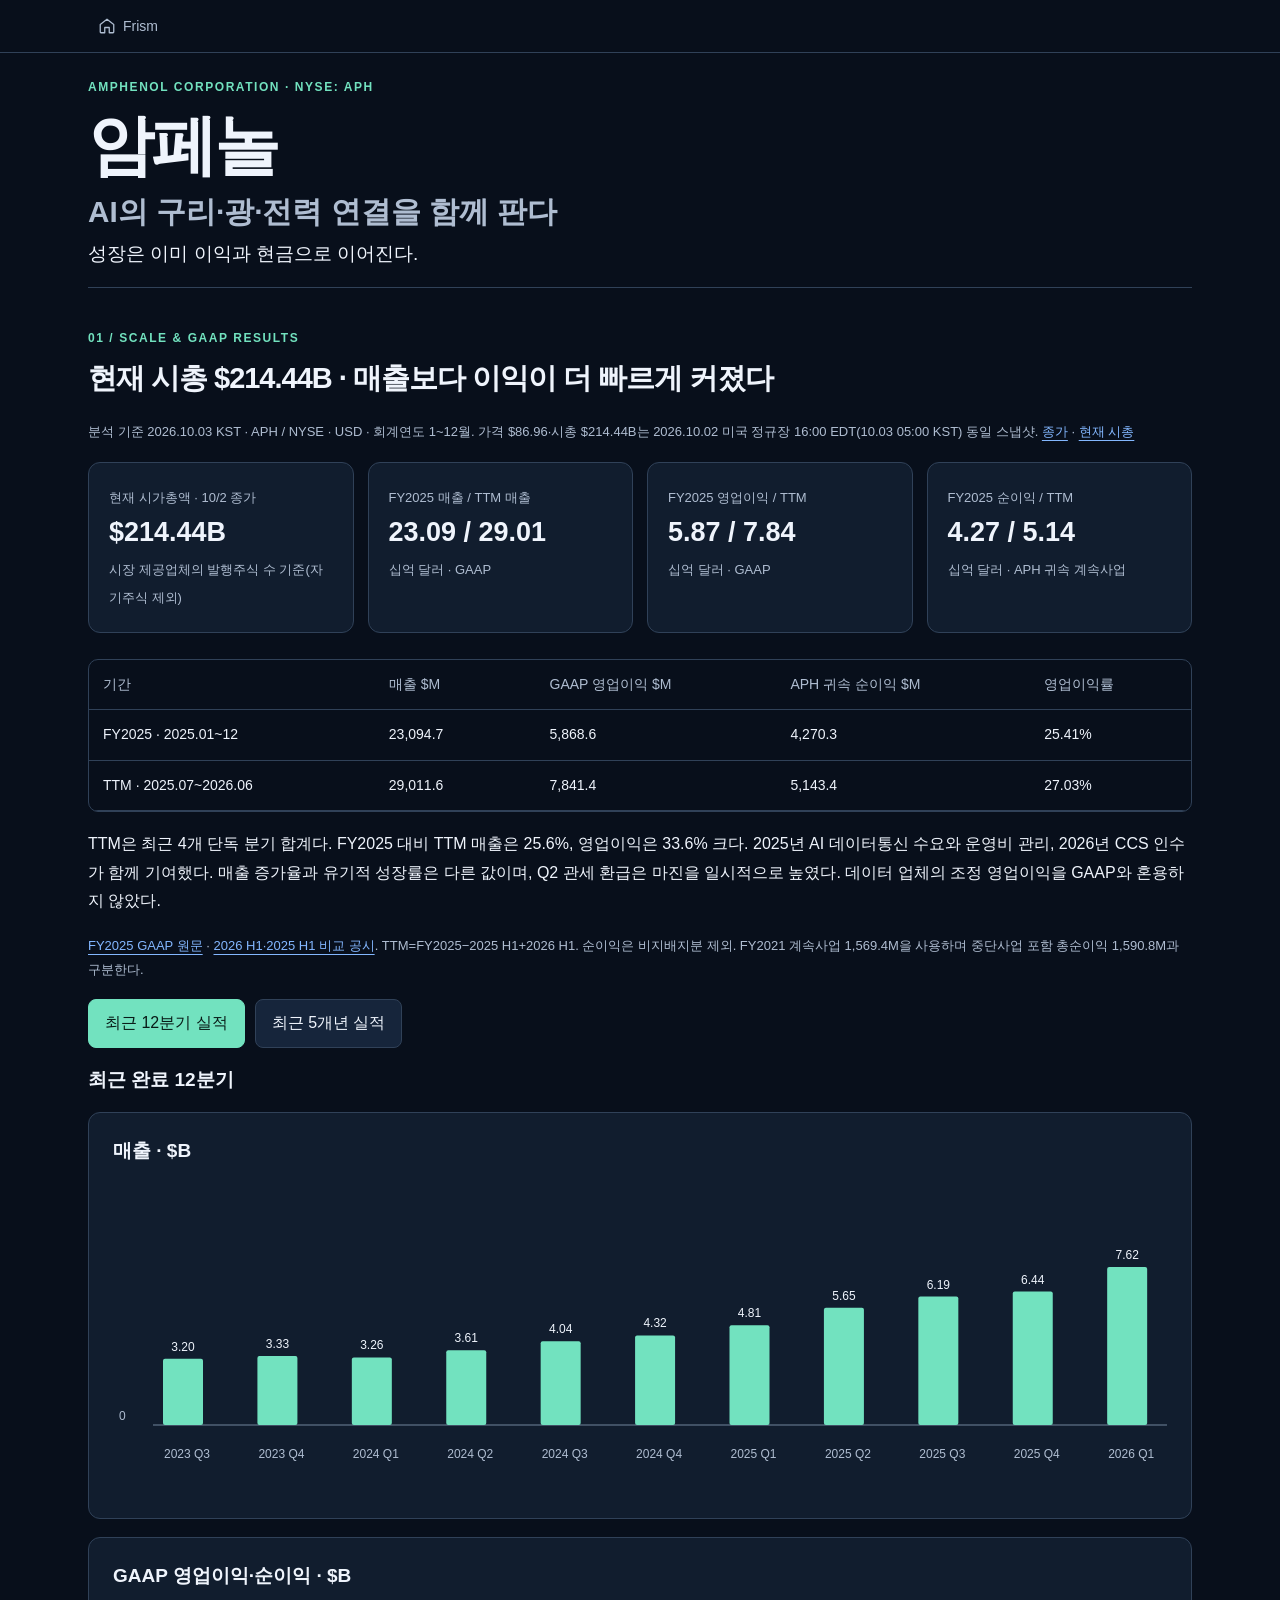
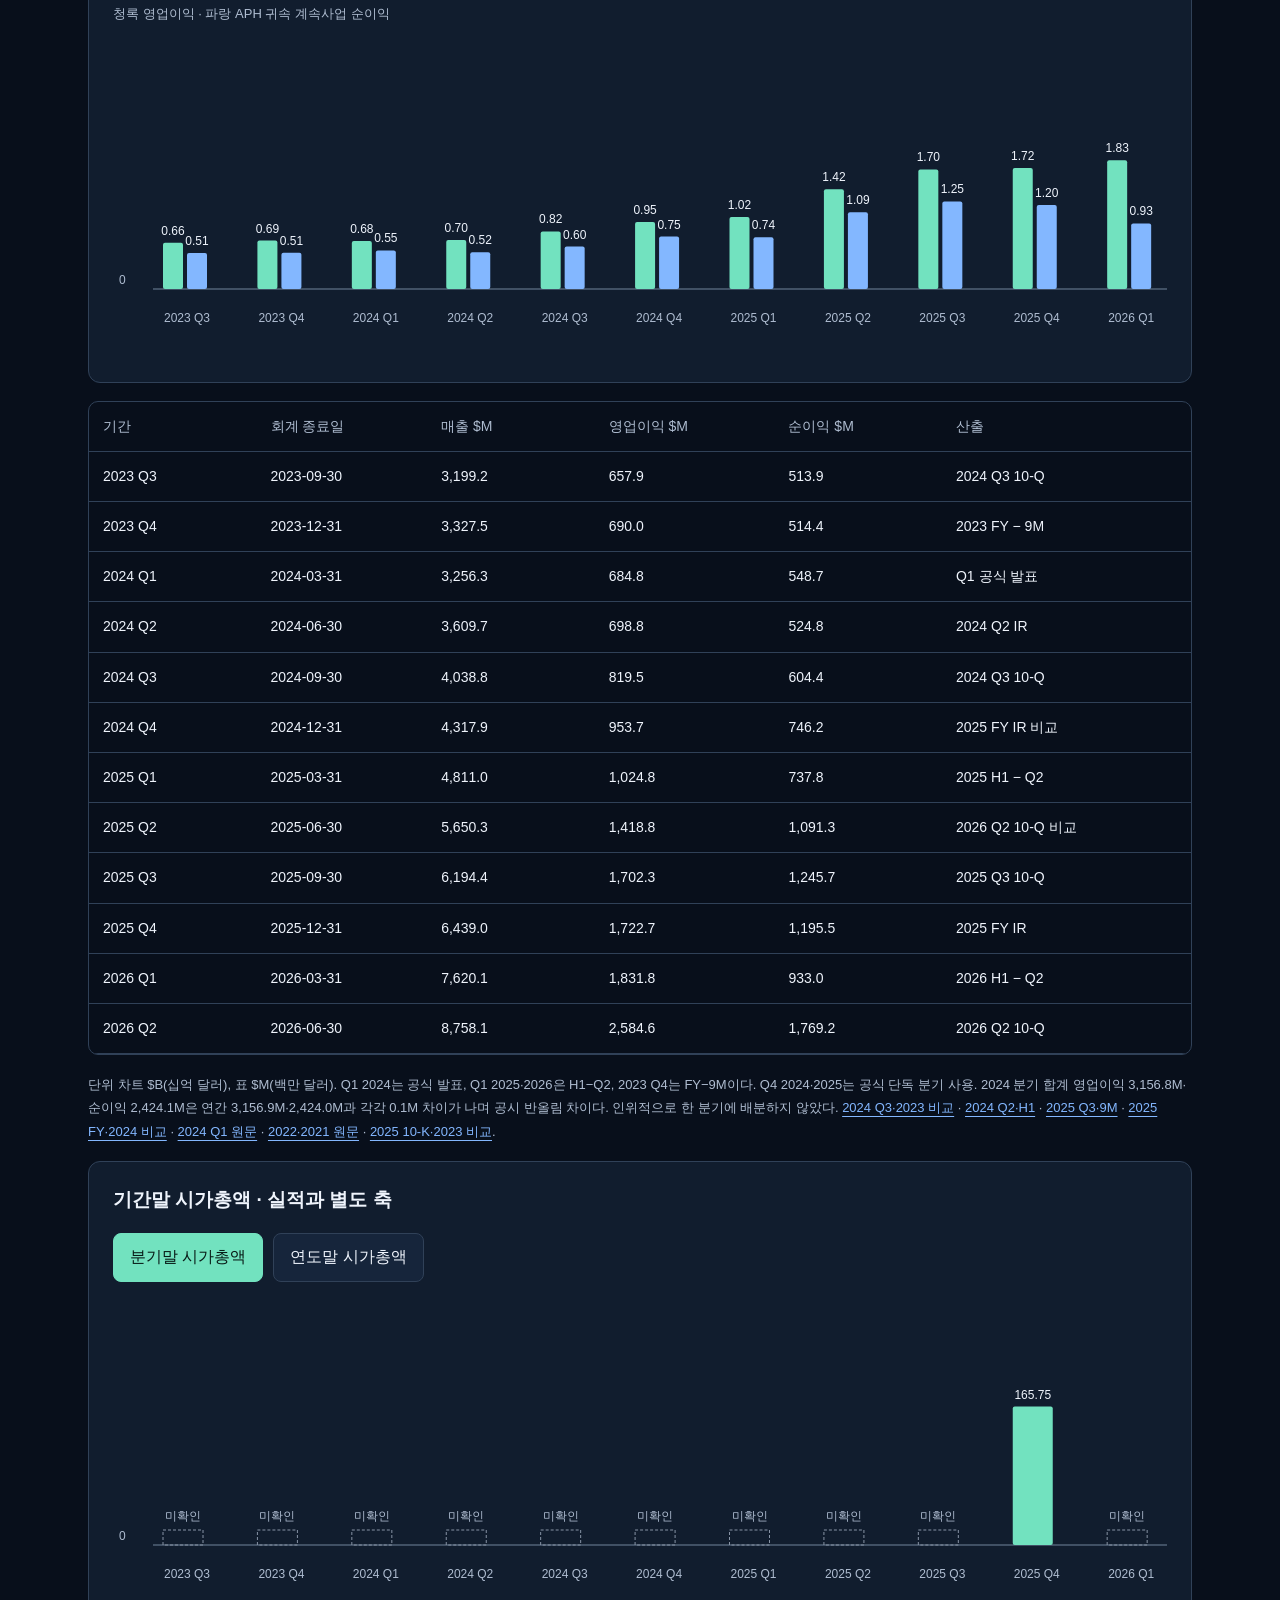
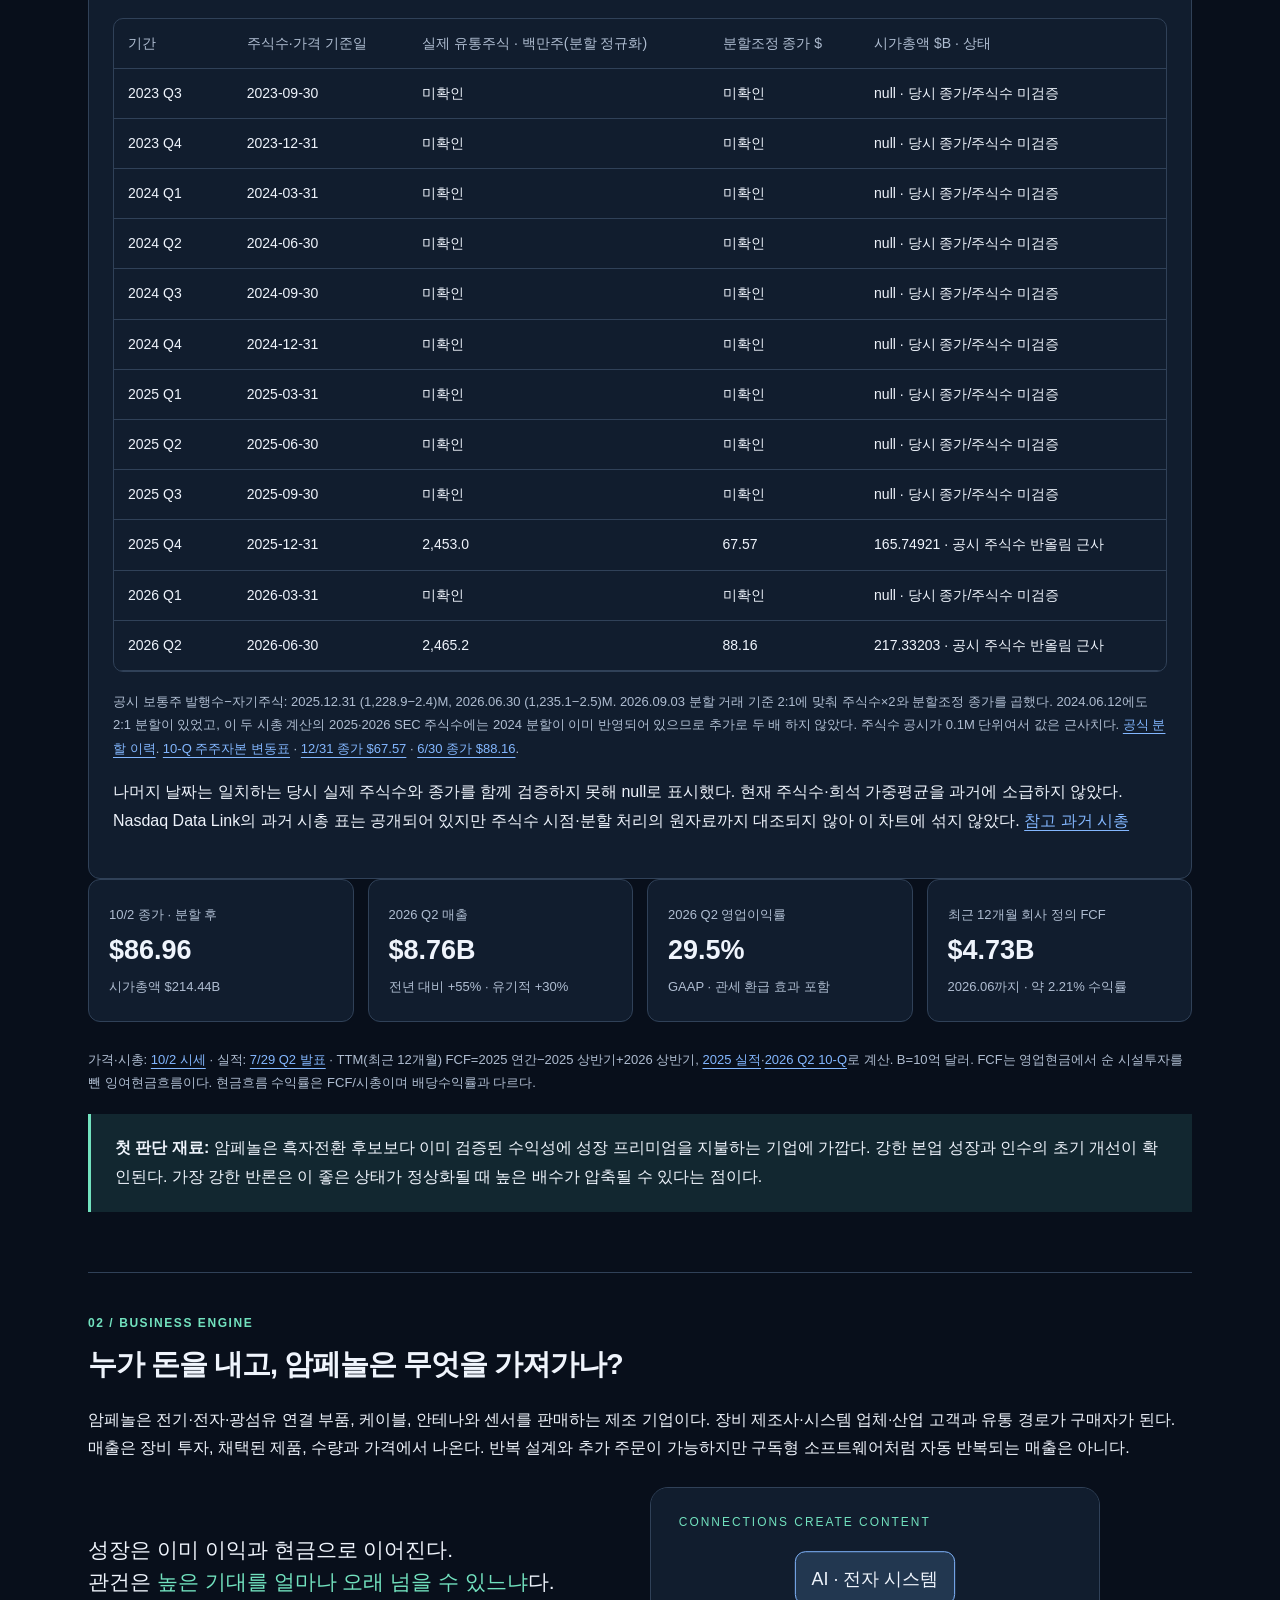
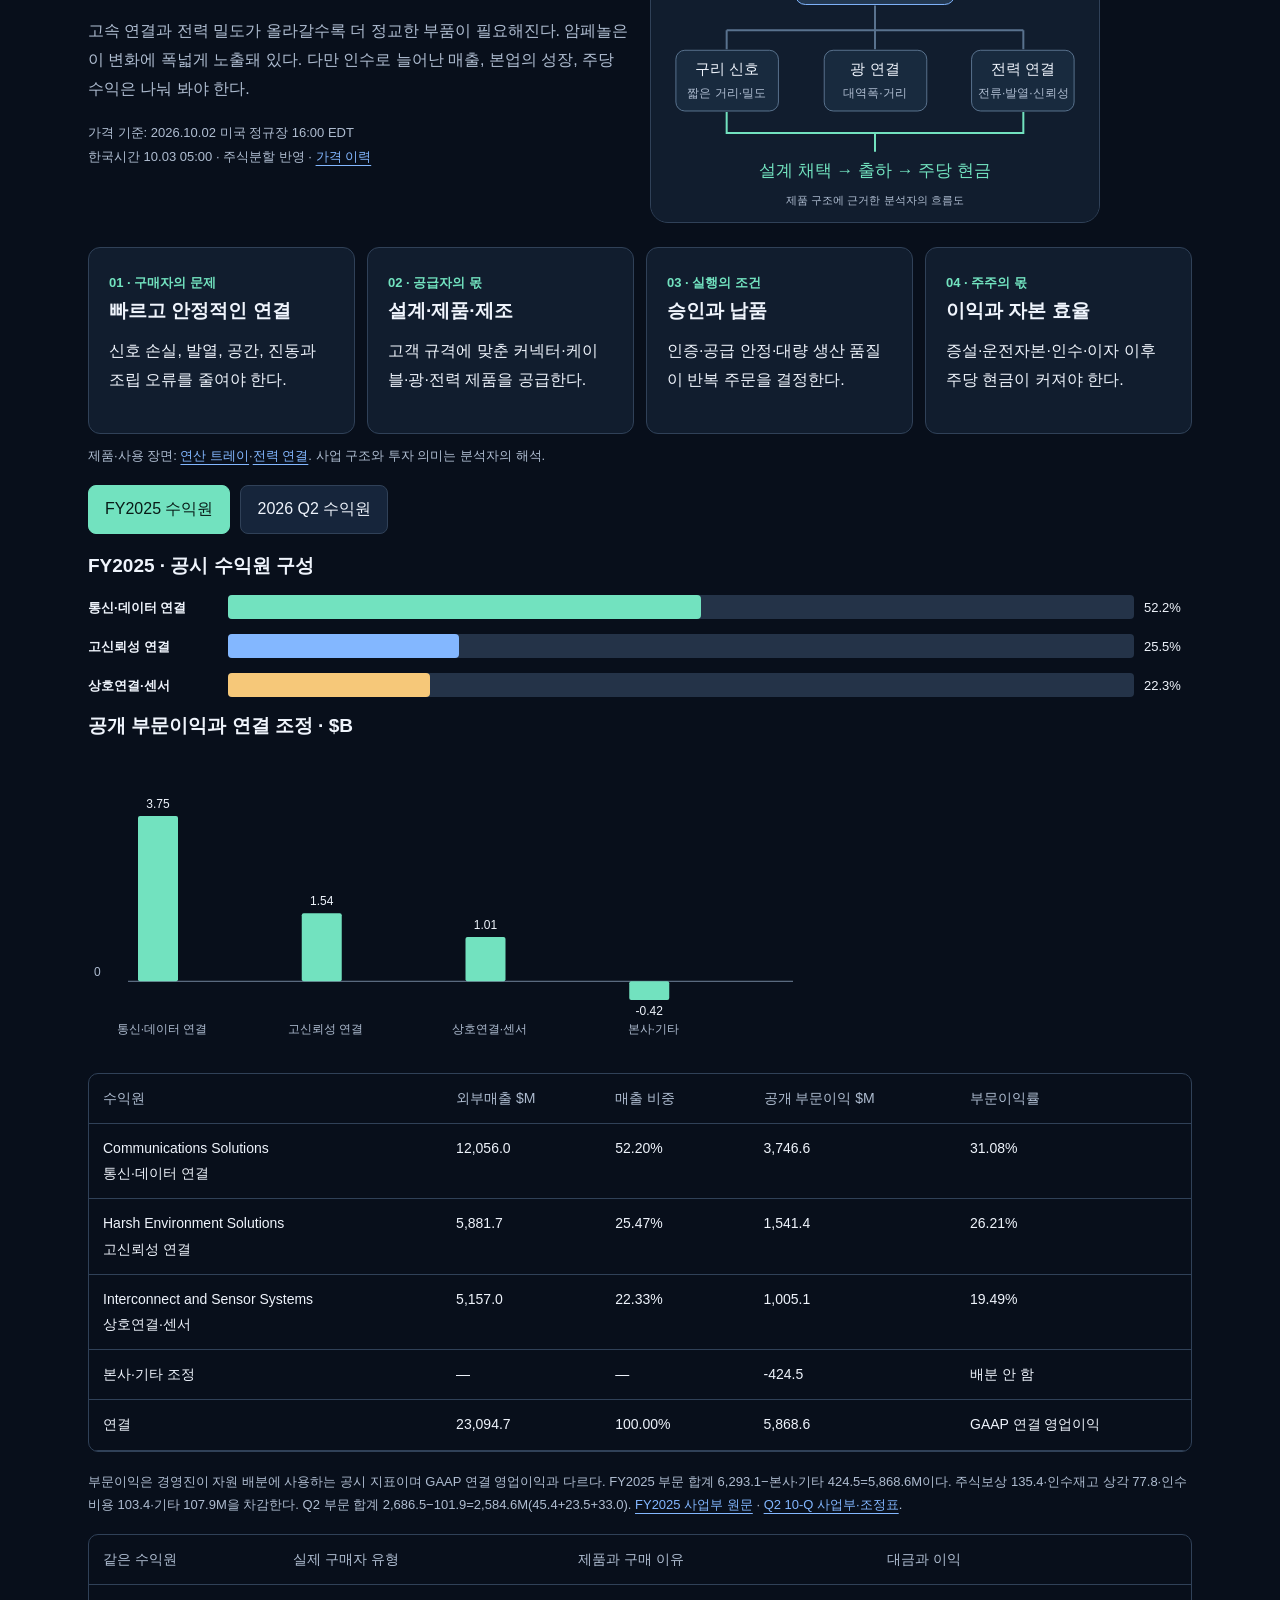
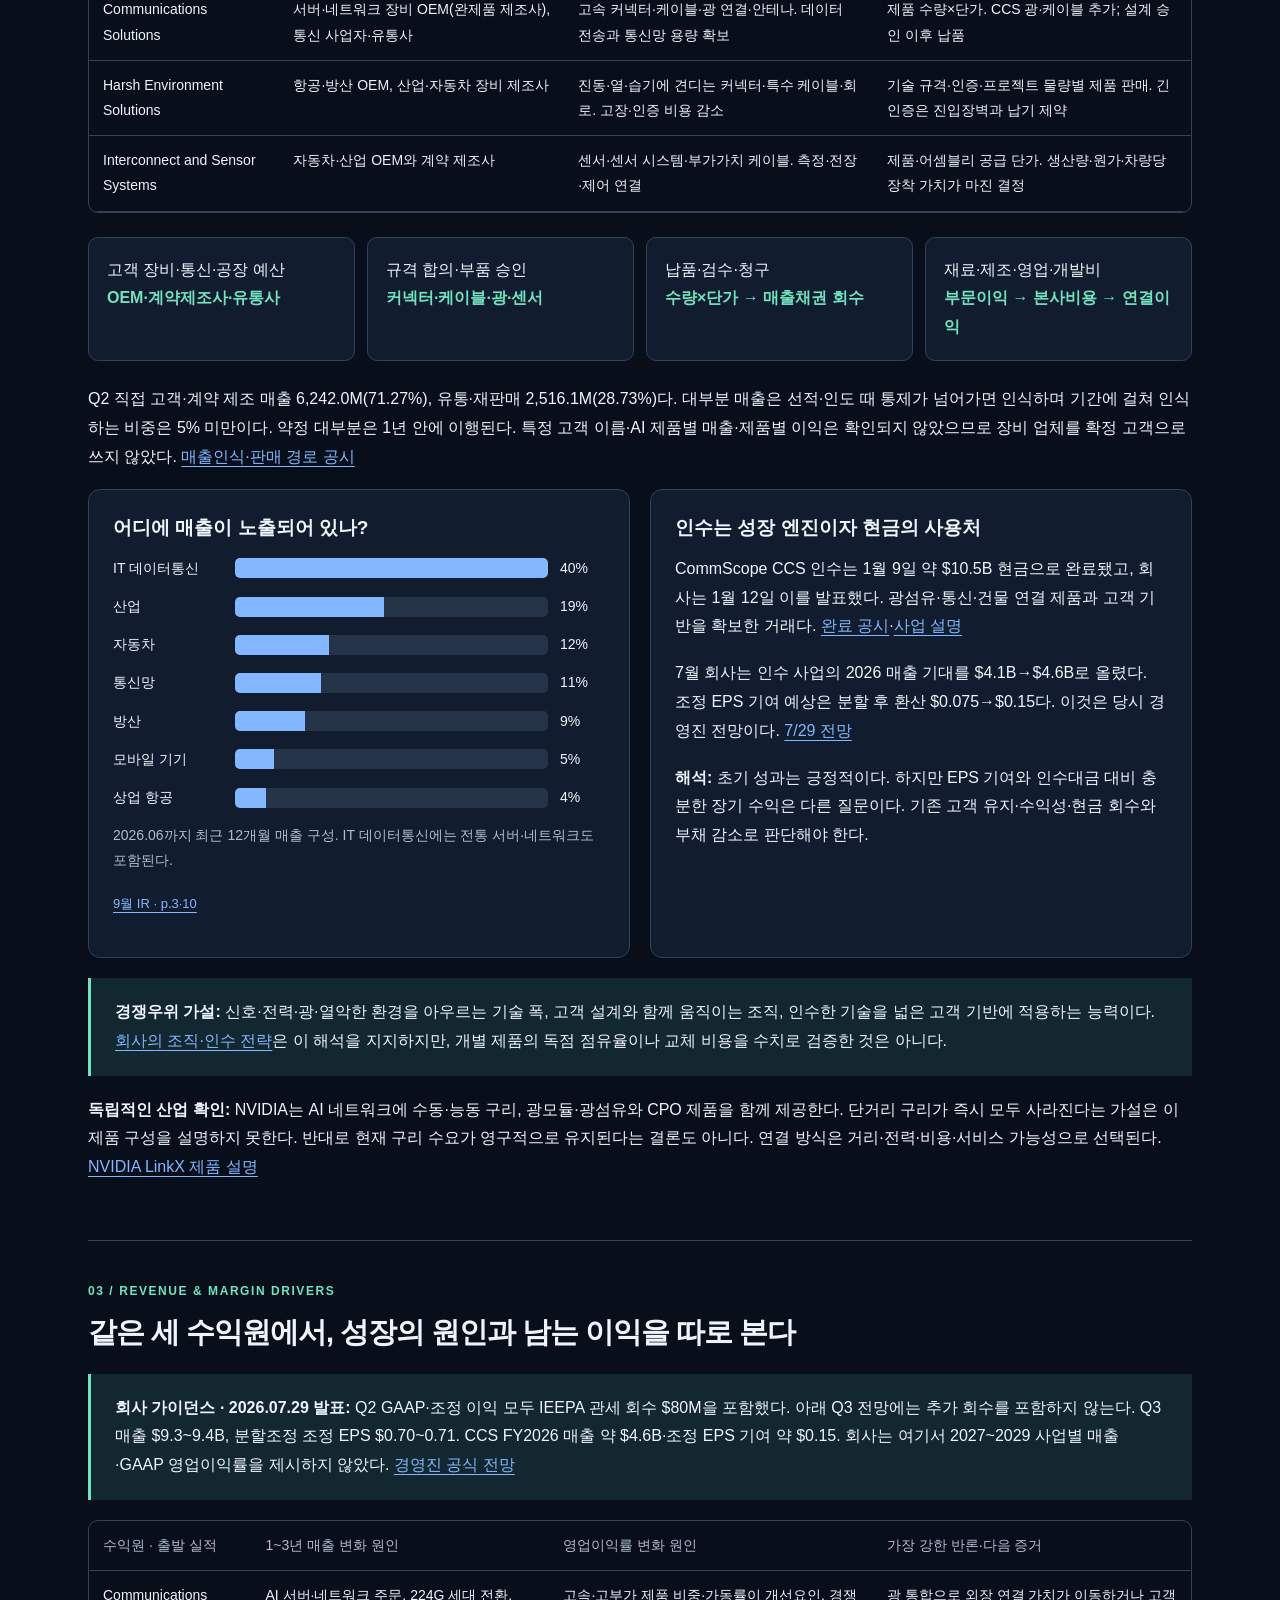
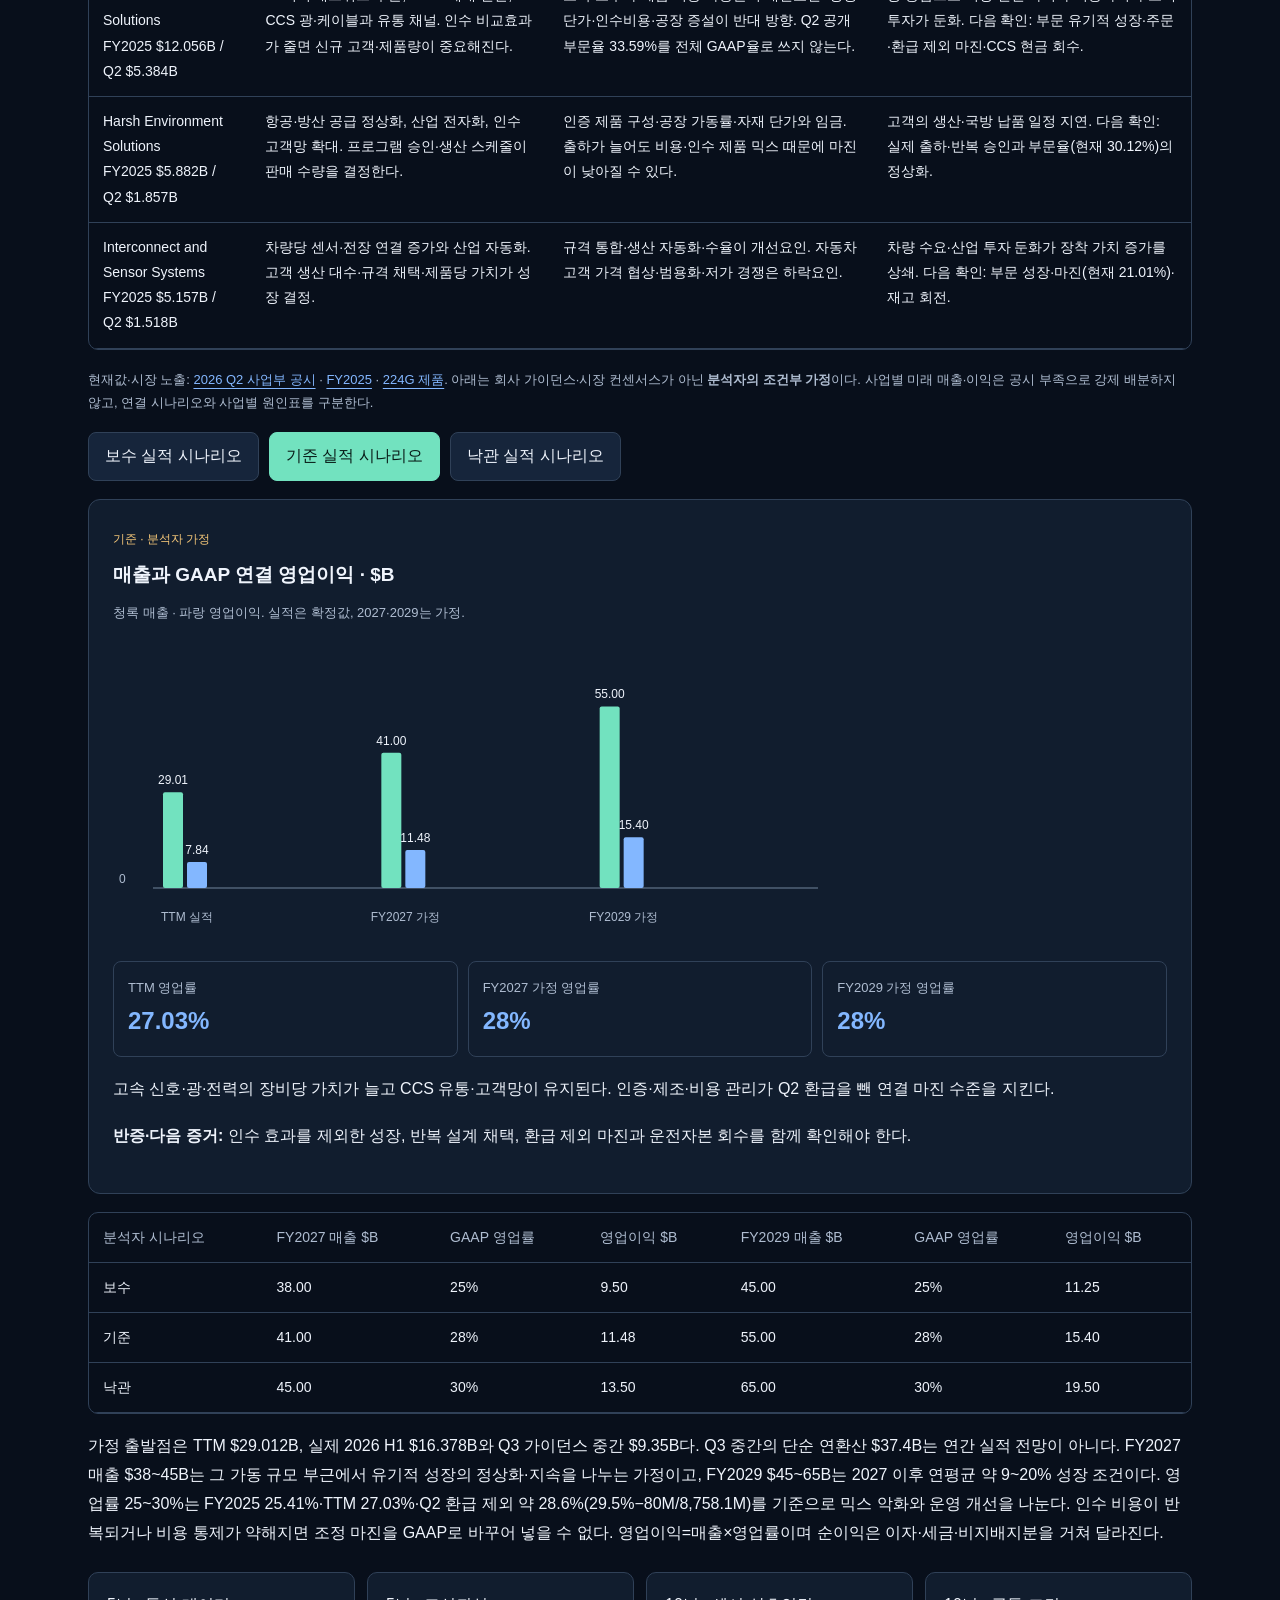
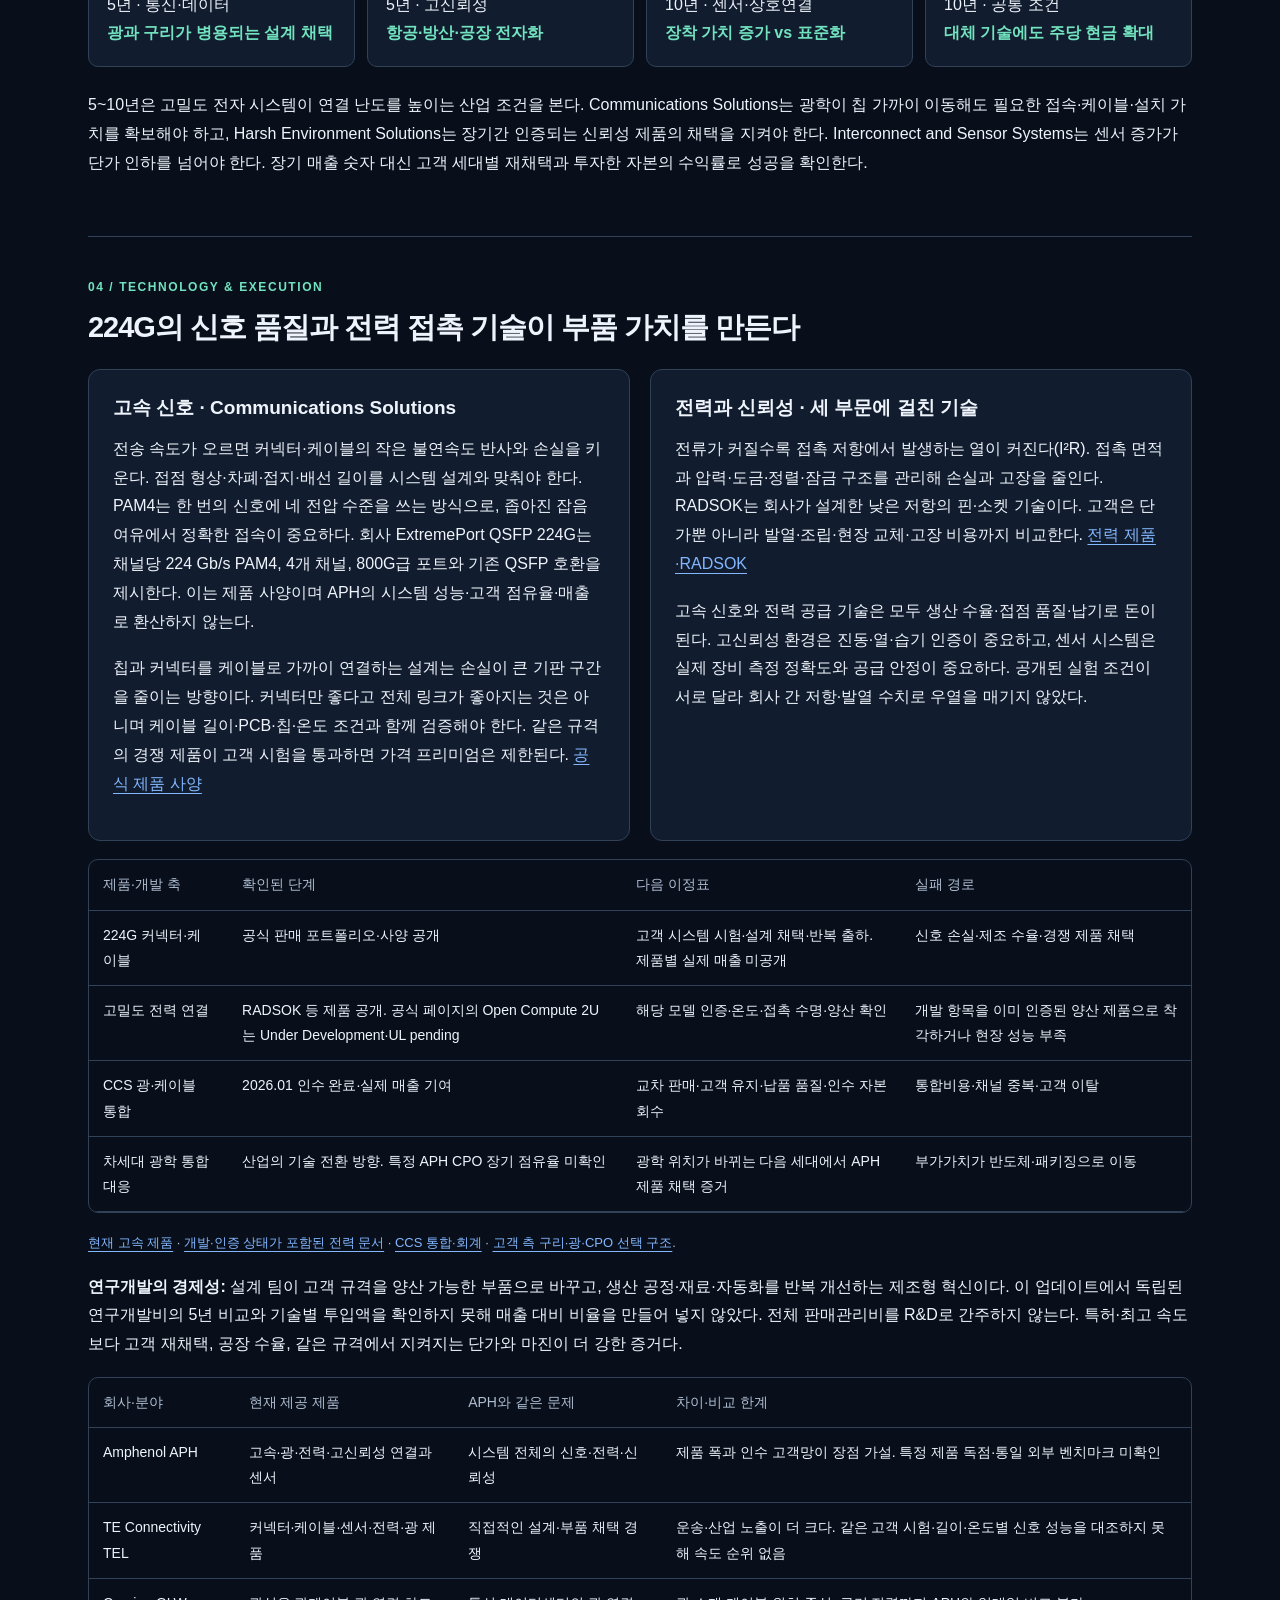
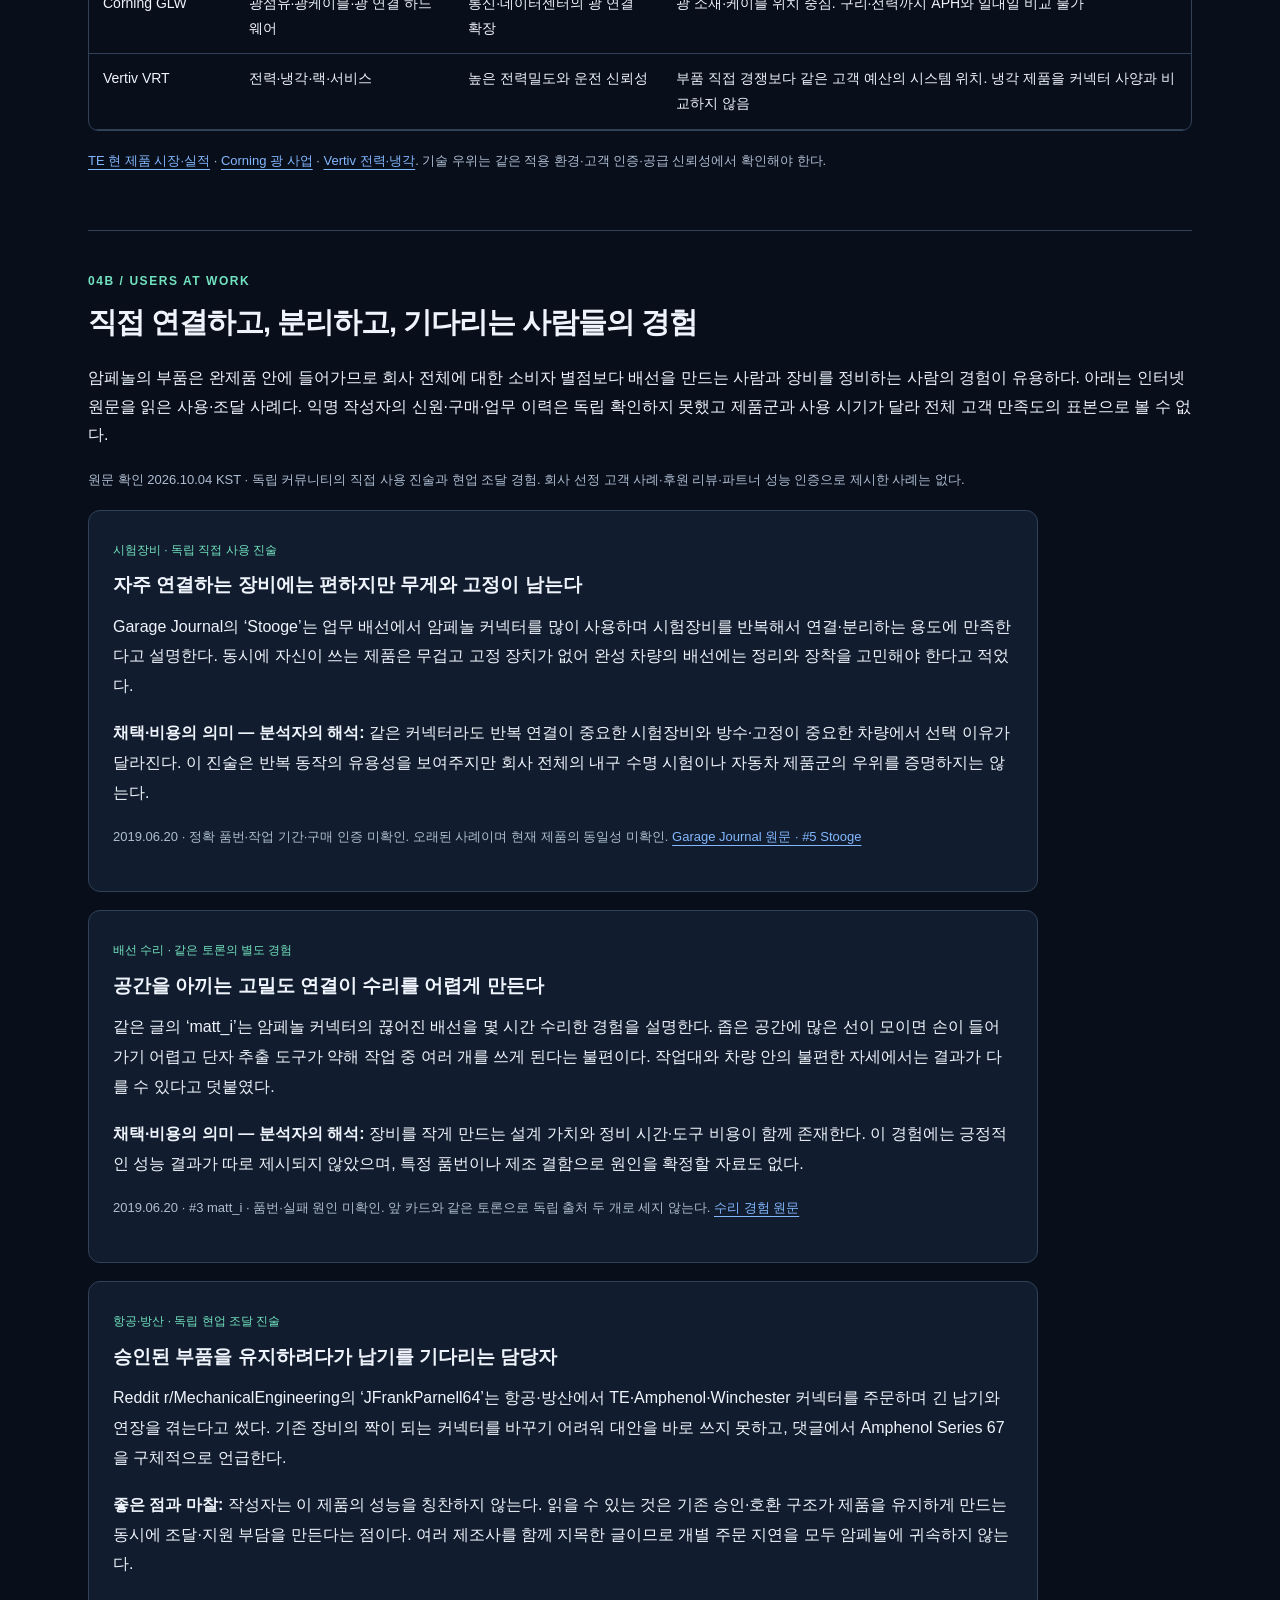
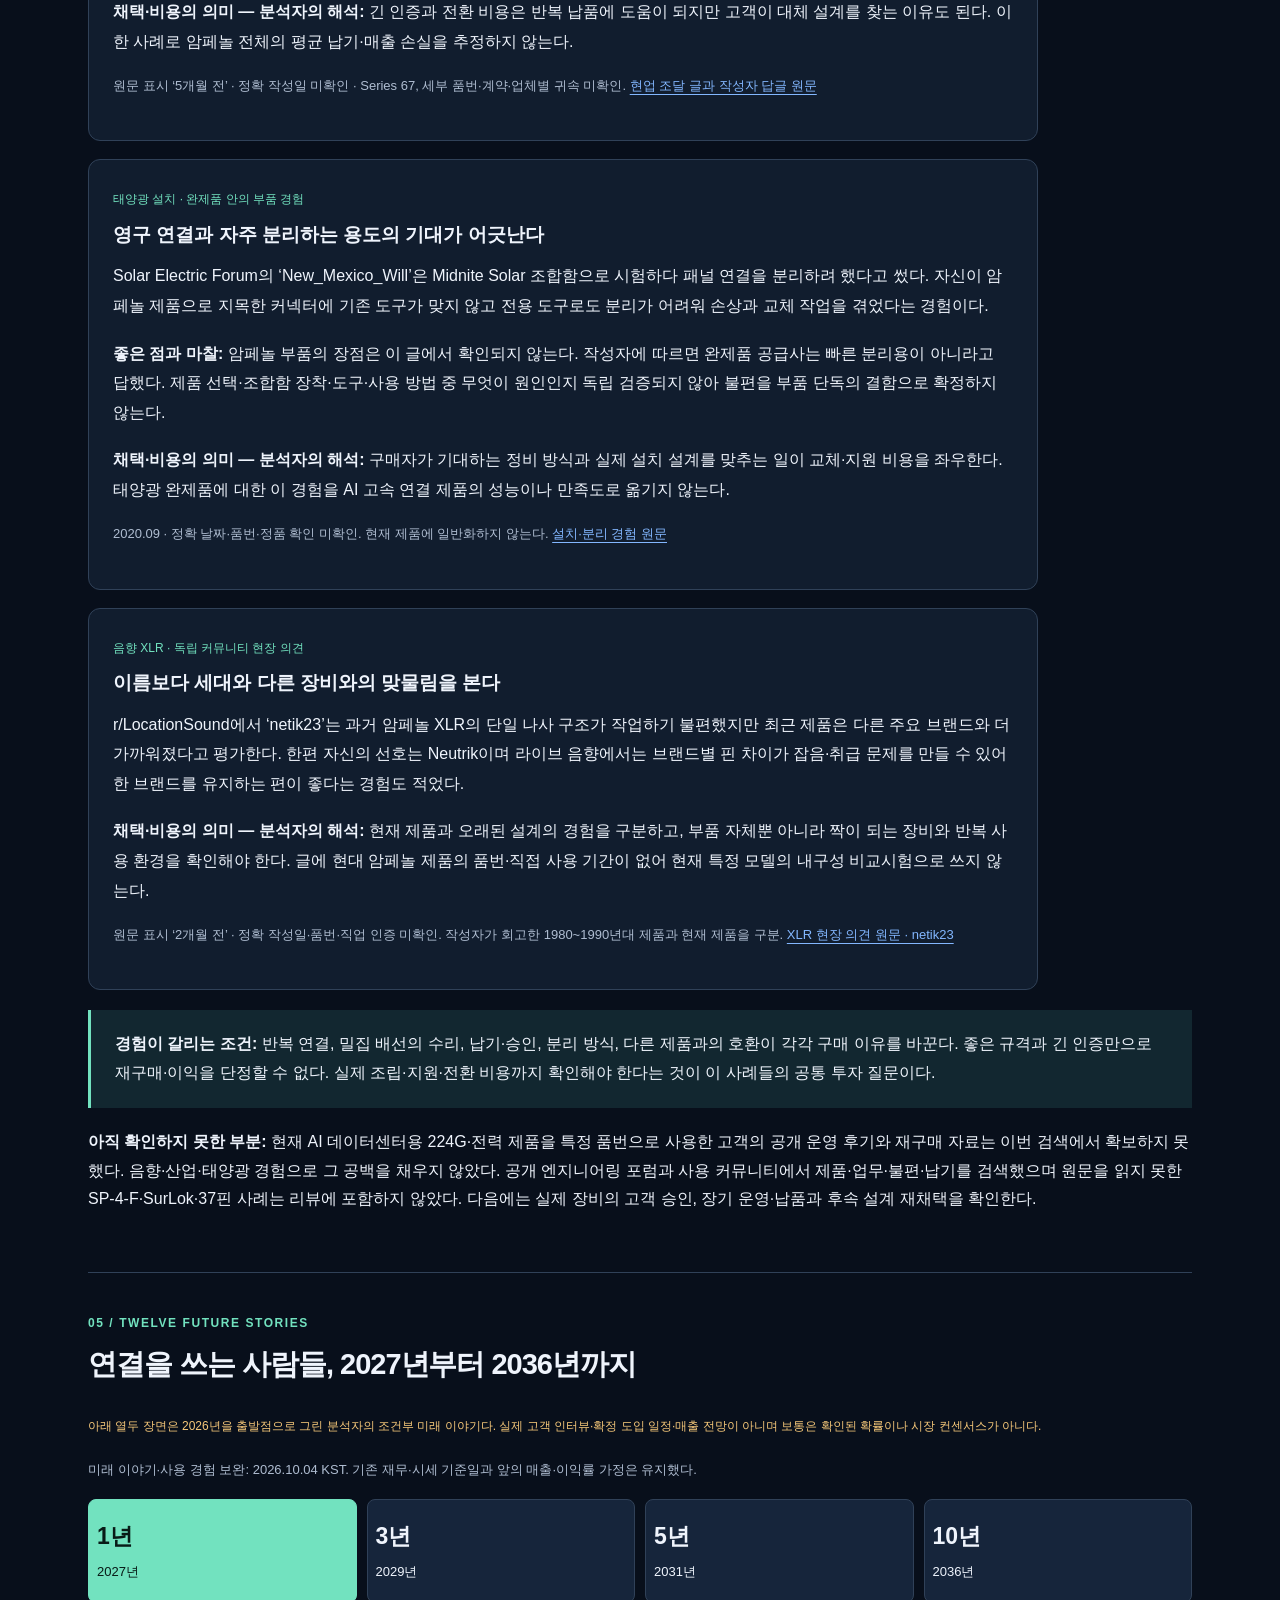
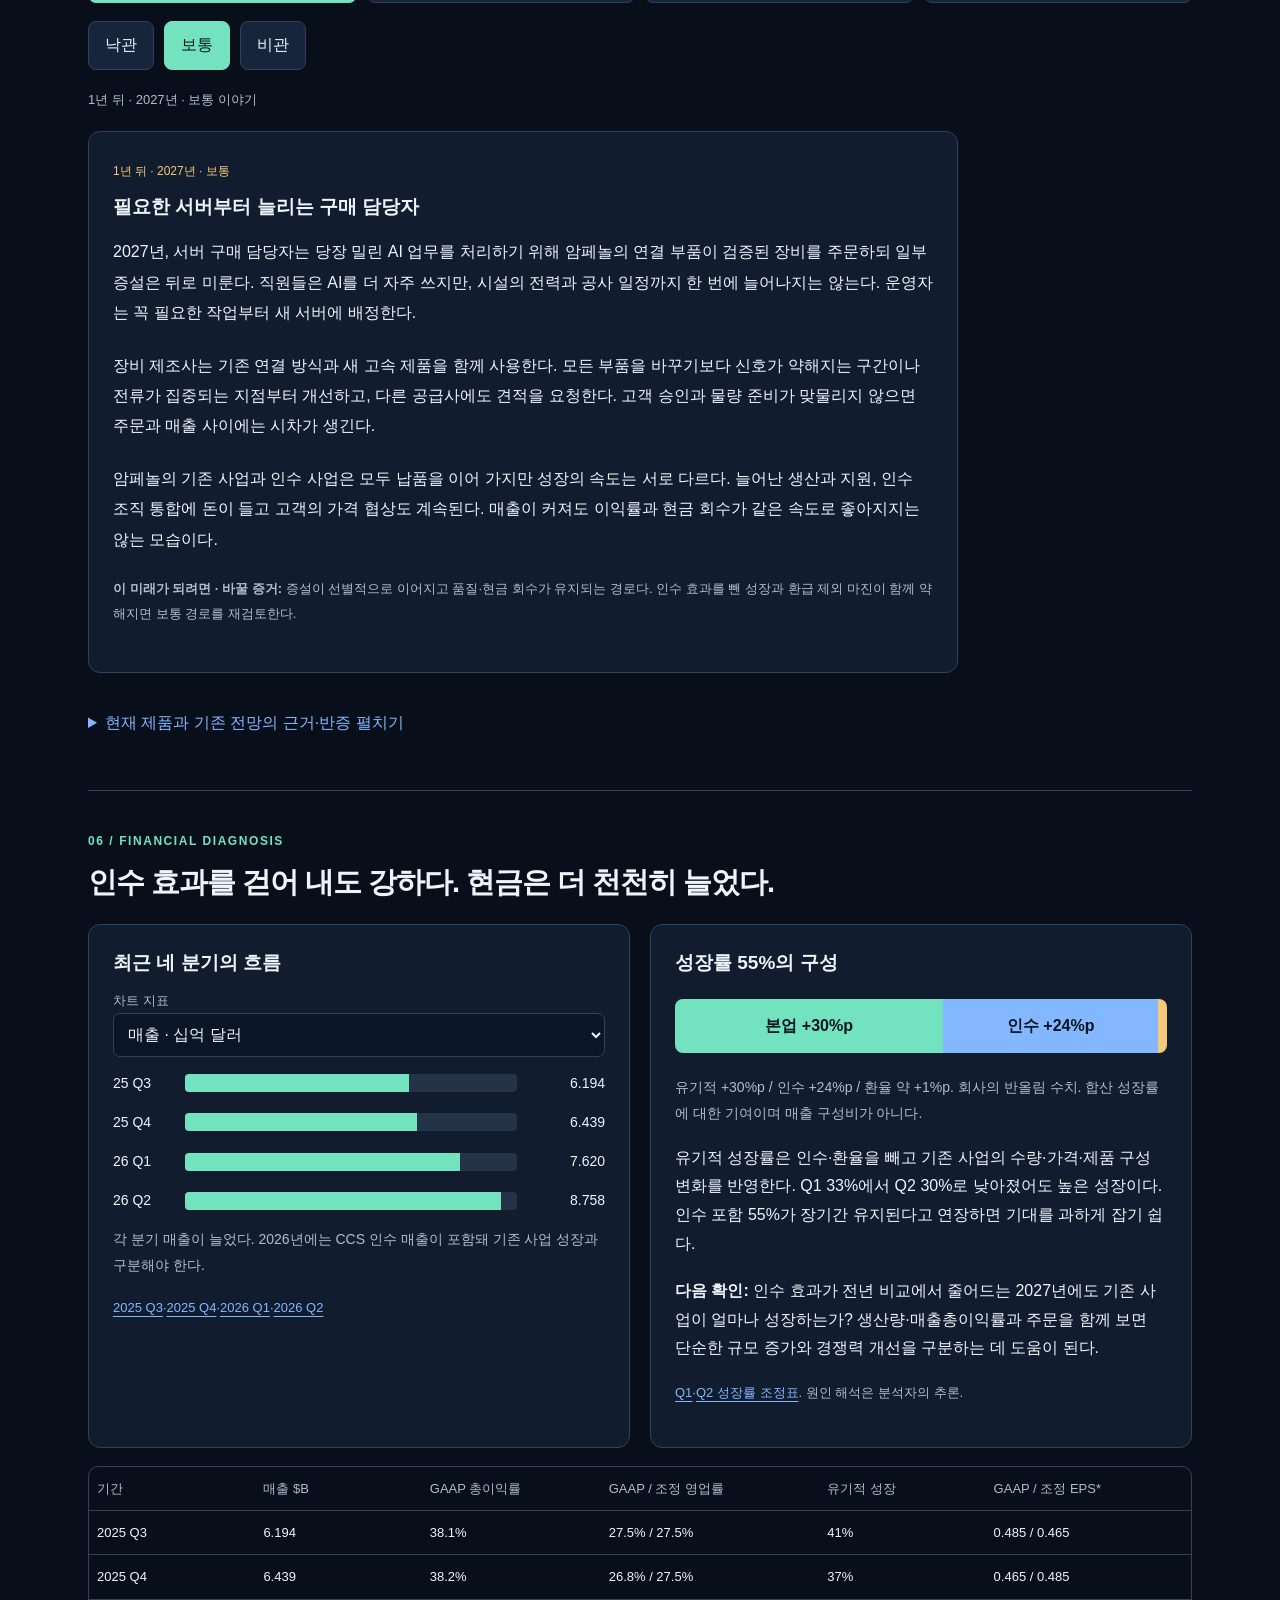
<file: reports/amphenol-APH-2026-10-02.html>
<!doctype html>
<html lang="ko"><head><meta charset="utf-8"><meta name="viewport" content="width=device-width,initial-scale=1"><title>APH · 암페놀 기업분석 | 2026.10.03 | Frism</title><style>
:root{--bg:#080f1b;--panel:#111d2e;--ink:#eff4fc;--muted:#afbdd1;--line:#304158;--green:#72e2bf;--blue:#83b7ff;--amber:#f6c879;--red:#ffacb7}*{box-sizing:border-box}html{scroll-behavior:smooth;scroll-padding-top:64px}body{margin:0;background:var(--bg);color:var(--ink);font-family:-apple-system,BlinkMacSystemFont,"Apple SD Gothic Neo","Malgun Gothic",sans-serif;font-size:16px;line-height:1.8}a{color:var(--blue);text-underline-offset:4px}button,input,select,textarea{font:inherit}button,select{cursor:pointer}button{border:1px solid var(--line);background:#16253b;color:var(--ink);padding:9px 16px;min-height:44px;border-radius:8px;transition:background .18s}button:hover{background:#243b59}button[aria-pressed=true]{background:var(--green);color:#081b17;border-color:var(--green)}:focus-visible{outline:3px solid var(--blue);outline-offset:3px}.meta,small,.source{color:var(--muted);font-size:13px}.wrap{max-width:1160px;margin:auto;padding:0 28px}.hero{padding:56px 0 36px;display:grid;grid-template-columns:1.5fr 1fr;gap:36px;align-items:center}h1{font-size:clamp(40px,6vw,66px);line-height:1.05;letter-spacing:-.045em;margin:18px 0}h1 span{display:block;font-size:.45em;color:var(--muted);margin-top:16px;letter-spacing:0}h2{font-size:29px;line-height:1.35;letter-spacing:-.035em;margin:10px 0 22px}h3{font-size:19px;line-height:1.5;margin:0 0 12px}p{margin:10px 0 18px}.lead{font-size:23px;line-height:1.55;max-width:660px}.eyebrow{font-size:12px;letter-spacing:.13em;color:var(--green);font-weight:800}.hero-art{border:1px solid var(--line);border-radius:18px;overflow:hidden;background:var(--panel)}svg{display:block;width:100%;height:auto}svg text{font-family:inherit}.stats{display:grid;grid-template-columns:repeat(4,1fr);gap:14px;margin-bottom:26px}.stat{padding:20px;background:var(--panel);border:1px solid var(--line);border-radius:12px}.stat strong{display:block;font-size:29px;line-height:1.6;font-variant-numeric:tabular-nums}.stat span{font-size:13px;color:var(--muted)}section{padding:40px 0;border-top:1px solid var(--line);scroll-margin-top:70px}.grid{display:grid;grid-template-columns:1fr 1fr;gap:20px}.card{background:var(--panel);border:1px solid var(--line);border-radius:12px;padding:24px;min-width:0}.callout{border-left:3px solid var(--green);background:#122730;padding:20px 24px;margin:20px 0}.warn{border-color:var(--amber);background:#292416}.tag{display:inline-block;font-size:12px;color:var(--green);margin-bottom:10px}.tag.assumption{color:var(--amber)}.controls{display:flex;gap:10px;flex-wrap:wrap;margin:18px 0}.timeline{display:grid;grid-template-columns:repeat(4,1fr);gap:10px}.timeline button{padding:16px 8px;text-align:left}.timeline b{display:block;font-size:23px}.timeline small{color:inherit}.future-panel{display:none;margin-top:20px}.future-panel.active{display:block}.future-panel p{max-width:900px}.flow{display:grid;grid-template-columns:repeat(4,1fr);gap:12px}.flow .card{padding:20px}.flow b{color:var(--green);font-size:13px}table{width:100%;border-collapse:collapse;text-align:left;font-size:14px}th,td{padding:12px 14px;border-bottom:1px solid var(--line);vertical-align:top}th{color:var(--muted);font-weight:500;white-space:nowrap}td.number{font-variant-numeric:tabular-nums;white-space:nowrap}.table-scroll{overflow-x:auto;margin:18px 0;border:1px solid var(--line);border-radius:10px}.table-scroll table{min-width:640px}.chart{margin:12px 0}.chart-note{font-size:14px;color:var(--muted)}.bar-row{display:grid;grid-template-columns:60px 1fr 76px;align-items:center;gap:12px;margin:14px 0;font-size:14px}.bar-track{height:18px;background:#253348;border-radius:4px;overflow:hidden}.bar-fill{height:100%;background:var(--green)}.bar-val{text-align:right;font-variant-numeric:tabular-nums}.fields{display:grid;grid-template-columns:repeat(2,1fr);gap:14px}label.field{display:flex;flex-direction:column;gap:5px;font-size:13px;color:var(--muted)}input[type=number],select,textarea{width:100%;color:var(--ink);background:#0a1525;border:1px solid var(--line);border-radius:7px;padding:10px;min-height:44px}input[type=checkbox]{width:20px;height:20px;accent-color:var(--green);flex-shrink:0}textarea{resize:vertical;min-height:100px}.result{padding:24px;border:1px solid var(--green);border-radius:12px;background:#102630}.result strong{font-size:39px;display:block;line-height:1.5}.result .big{font-size:24px;color:var(--green)}.error{color:var(--red);font-size:14px}.theses{display:grid;grid-template-columns:1fr 1fr;gap:16px}.thesis{border:1px solid var(--line);border-radius:12px;padding:22px;background:var(--panel)}.thesis:has(input:checked){border-color:var(--green)}.thesis label{display:flex;align-items:flex-start;gap:12px;font-weight:700;cursor:pointer}.thesis p{font-size:14px;margin:12px 0}.thesis strong{color:var(--amber);font-weight:600}.summary-box{margin-top:22px}.summary-box textarea{min-height:140px}.sources li{padding:7px 0;color:var(--muted);font-size:14px}.sources{padding-left:22px}.reading{color:var(--muted)}footer{padding:30px 0;color:var(--muted);font-size:13px}.cash-key{display:flex;gap:18px;flex-wrap:wrap;font-size:12px;color:var(--muted)}.dot{display:inline-block;width:9px;height:9px;margin-right:5px;background:var(--green)}.dot.blue{background:var(--blue)}.dot.amber{background:var(--amber)}.print-only{display:none}
@media(max-width:700px){.wrap{padding:0 18px}.hero{grid-template-columns:1fr;padding-top:34px;gap:18px}.hero-art{max-width:440px}.lead{font-size:21px}.stats{grid-template-columns:1fr 1fr;gap:10px}.stat{padding:14px}.stat strong{font-size:25px}.grid,.theses,.flow{grid-template-columns:1fr}.timeline{grid-template-columns:1fr 1fr}.card{padding:20px}h2{font-size:25px}.fields{grid-template-columns:1fr 1fr}section{padding:30px 0}.bar-row{grid-template-columns:48px 1fr 68px;gap:8px}}
@media(max-width:700px){table[aria-label="연간 현금흐름 수치"] th,table[aria-label="연간 현금흐름 수치"] td{padding:8px 5px;font-size:12px}}
@media(max-width:350px){.fields{grid-template-columns:1fr}.stat strong{font-size:22px}.wrap{padding:0 14px}}
@media(prefers-reduced-motion:reduce){html{scroll-behavior:auto}button{transition:none}}
@media print{.summary-box textarea,.summary-box label{display:none}body{background:white;color:#111;font-size:10pt;line-height:1.55}.site-header,.controls,.timeline,.fields,.no-print{display:none}.wrap{max-width:none;padding:0}.hero{padding-top:12px}.hero-art{display:none}.hero{display:block}h1{font-size:32pt}h2{font-size:19pt}section{padding:16px 0;break-inside:auto}.card,.stat,.thesis,.result,.callout{background:white;color:#111;border-color:#bbb}.future-panel{display:block!important}.print-only{display:block}.grid,.theses{grid-template-columns:1fr 1fr}.table-scroll{overflow:visible}table{font-size:9pt}.table-scroll table{min-width:0}th,td{padding:6px;color:#222}a,.eyebrow,.tag,.tag.assumption,.reading,.meta,small,.source,.chart-note{color:#333}.chart{max-width:650px}.sources a{overflow-wrap:anywhere}.card,.thesis{break-inside:avoid}.stats{gap:8px}.stat strong{font-size:18pt}.result strong,.result .big{color:#111}textarea{background:white;color:#111}.bar-track{background:#eee}.bar-fill{background:#555}svg text{fill:#222!important}.sources{font-size:9pt}}

.mix-row{display:grid;grid-template-columns:110px 1fr 45px;gap:12px;align-items:center;margin:13px 0;font-size:14px}.mix-track{height:20px;background:#253348;border-radius:5px;overflow:hidden}.mix-fill{height:100%;background:var(--blue)}.growth-stack{display:flex;min-height:54px;border-radius:8px;overflow:hidden;margin:22px 0}.growth-stack span{display:flex;align-items:center;justify-content:center;color:#071521;font-weight:700}.growth-stack .organic{width:54.55%;background:var(--green)}.growth-stack .acquired{width:43.64%;background:var(--blue)}.growth-stack .fx{width:1.81%;min-width:9px;background:var(--amber)}.table-scroll td{min-width:100px}.compact th,.compact td{padding:10px 8px;font-size:13px}.calc-help{font-size:14px;color:var(--muted)}.source a{overflow-wrap:anywhere}.price-note{font-size:13px;color:var(--muted)}.foot-links{display:flex;gap:16px;flex-wrap:wrap}.metric-list{display:grid;grid-template-columns:1fr 1fr;gap:12px;margin:16px 0}.mini{padding:13px;border:1px solid var(--line);border-radius:8px}.mini strong{display:block;font-size:23px;color:var(--green)}.split{color:var(--amber);font-size:13px}.source-ref{font-size:12px}.thesis:last-child{grid-column:1/-1}
@media(max-width:700px){.mix-row{grid-template-columns:100px 1fr 36px;gap:8px}.growth-stack{font-size:13px}.table-scroll td{min-width:90px}.thesis:last-child{grid-column:auto}.stat span{overflow-wrap:anywhere}}
@media print{.growth-stack span{color:#111!important}.growth-stack .organic{background:#ddd}.growth-stack .acquired{background:#bbb}.growth-stack .fx{background:#888}.mix-fill{background:#777}.mini strong,.split{color:#111}.thesis:last-child{grid-column:1/-1}.print-only{white-space:pre-wrap}.table-scroll td{min-width:0}.hero .lead{font-size:15pt}.price-note{color:#333}.sources li{color:#333}}

/* APH company-understanding extension; scoped to this report. */
.hero{display:block;padding:24px 0 18px}.hero h1{margin:12px 0}.hero .lead{font-size:19px;margin:12px 0 0}.aph-business-intro{align-items:center;margin:24px 0}.aph-business-intro .hero-art{max-width:450px}.aph-business-intro .lead{font-size:21px}
.aph-chart-scroll{overflow-x:auto;max-width:100%;border-radius:8px;margin:14px 0;overscroll-behavior-x:contain}.aph-chart-scroll svg{height:auto;min-height:260px}.aph-period-panel,.aph-cap-panel,.aph-business-panel,.aph-scenario-panel{display:none}.aph-period-panel[data-aph-period=quarter],.aph-cap-panel[data-aph-cap=quarter],.aph-business-panel[data-aph-business=fy],.aph-scenario-panel[data-aph-scenario=reference]{display:block}.aph-period-panel>.card{margin:18px 0}.aph-money-flow{display:grid;grid-template-columns:1fr;gap:12px;margin:24px 0}.aph-money-flow>div{padding:18px;border:1px solid var(--line);border-radius:10px;background:var(--panel);position:relative}.aph-money-flow b{color:var(--green)}.aph-margin-strip{display:grid;grid-template-columns:1fr;gap:10px;margin:18px 0}.aph-margin-strip>div{padding:14px;border:1px solid var(--line);border-radius:8px}.aph-margin-strip span{font-size:13px;color:var(--muted);display:block}.aph-margin-strip b{font-size:24px;color:var(--blue)}.aph-segment-row{display:grid;grid-template-columns:130px 1fr 48px;align-items:center;gap:10px;margin:15px 0;font-size:13px}.aph-segment-track{height:24px;background:#243348;border-radius:4px}.aph-segment-track>span{height:100%;display:block;border-radius:4px}#aph-scale .stats{grid-template-columns:1fr 1fr}#aph-scale .stat strong{font-size:clamp(19px,4.5vw,27px)}#aph-scale .stat{min-width:0}.aph-chart-scroll svg text{font-size:12px}main{min-width:0}.aph-chart-scroll:focus-visible{outline:3px solid var(--blue)}
@media(min-width:701px){.aph-money-flow{grid-template-columns:repeat(4,1fr)}.aph-margin-strip{grid-template-columns:repeat(3,1fr)}#aph-scale .stats{grid-template-columns:repeat(4,1fr)}}
@media(max-width:350px){.aph-segment-row{grid-template-columns:100px 1fr 42px;gap:6px}#aph-scale .stat{padding:12px}}
@media print{.aph-period-panel,.aph-cap-panel,.aph-business-panel,.aph-scenario-panel{display:block!important}.aph-chart-scroll{overflow:visible}.aph-chart-scroll svg{width:100%!important;min-height:0}.aph-money-flow>div,.aph-margin-strip>div{background:white;border-color:#aaa;color:#111}.aph-money-flow b,.aph-margin-strip b{color:#111}.aph-segment-track{background:#eee}.aph-period-panel .card{break-inside:auto}.aph-chart-scroll svg text{font-size:14px}.aph-margin-strip{grid-template-columns:repeat(3,1fr)}}

/* Future stories and primary user experience: scoped additions. */
.future-story{max-width:870px}.future-story p{line-height:1.9;margin:16px 0 22px}.future-story[hidden]{display:none}.review-card{margin:18px 0;max-width:950px}.review-card p{line-height:1.85}.review-card a,.aph-future-evidence a{overflow-wrap:anywhere}.aph-future-evidence{margin-top:24px}.aph-future-evidence summary{cursor:pointer;padding:12px 0;min-height:44px;color:var(--blue)}.aph-evidence-card{margin:16px 0}.aph-evidence-card h4{font-size:18px;margin:0 0 12px}.future-controls button{min-height:44px}
@media print{.future-story,.future-story[hidden]{display:block!important;max-width:none;break-inside:auto}.future-controls,#future-selection{display:none!important}.review-card{break-inside:auto;max-width:none}.aph-future-evidence{display:block}.aph-future-evidence summary{color:#111}.aph-evidence-card{break-inside:auto}}
</style><link rel="stylesheet" href="../assets/site.css?v=2">
<meta name="theme-color" content="#080f1b">
<meta name="apple-mobile-web-app-capable" content="yes">
<meta name="apple-mobile-web-app-title" content="Frism">
<link rel="apple-touch-icon" sizes="180x180" href="../assets/icons/apple-touch-icon.png">
<link rel="icon" type="image/png" sizes="32x32" href="../assets/icons/favicon-32.png">
<link rel="icon" type="image/png" sizes="16x16" href="../assets/icons/favicon-16.png">
<link rel="manifest" href="../site.webmanifest">
</head><body>
<header class="site-header">
  <div class="site-header-inner">
    <a class="home-link" href="../index.html">
      <svg viewBox="0 0 24 24" width="18" height="18" fill="none" stroke="currentColor" stroke-width="1.7" stroke-linecap="round" stroke-linejoin="round" aria-hidden="true"><path d="m3 10 9-7 9 7v10a1 1 0 0 1-1 1h-5v-7H9v7H4a1 1 0 0 1-1-1Z"/></svg>
      <span>Frism</span>
    </a>
  </div>
</header>
<main class="wrap">
<div class="hero" id="overview"><div><div class="eyebrow">AMPHENOL CORPORATION · NYSE: APH</div><h1>암페놀<span>AI의 구리·광·전력 연결을 함께 판다</span></h1><p class="lead">성장은 이미 이익과 현금으로 이어진다.</p></div></div>
<section id="aph-scale"><div class="eyebrow">01 / SCALE &amp; GAAP RESULTS</div><h2>현재 시총 $214.44B · 매출보다 이익이 더 빠르게 커졌다</h2><p class="source">분석 기준 2026.10.03 KST · APH / NYSE · USD · 회계연도 1~12월. 가격 $86.96·시총 $214.44B는 2026.10.02 미국 정규장 16:00 EDT(10.03 05:00 KST) 동일 스냅샷. <a href="https://stockanalysis.com/stocks/aph/history/" target="_blank" rel="noopener noreferrer">종가</a> · <a href="https://stockanalysis.com/stocks/aph/market-cap/" target="_blank" rel="noopener noreferrer">현재 시총</a></p>
<div class="stats"><div class="stat"><span>현재 시가총액 · 10/2 종가</span><strong>$214.44B</strong><span>시장 제공업체의 발행주식 수 기준(자기주식 제외)</span></div><div class="stat"><span>FY2025 매출 / TTM 매출</span><strong>23.09 / 29.01</strong><span>십억 달러 · GAAP</span></div><div class="stat"><span>FY2025 영업이익 / TTM</span><strong>5.87 / 7.84</strong><span>십억 달러 · GAAP</span></div><div class="stat"><span>FY2025 순이익 / TTM</span><strong>4.27 / 5.14</strong><span>십억 달러 · APH 귀속 계속사업</span></div></div>
<div class="table-scroll"><table aria-label="FY와 TTM 정확한 실적"><thead><tr><th>기간</th><th>매출 $M</th><th>GAAP 영업이익 $M</th><th>APH 귀속 순이익 $M</th><th>영업이익률</th></tr></thead><tbody><tr><td>FY2025 · 2025.01~12</td><td>23,094.7</td><td>5,868.6</td><td>4,270.3</td><td>25.41%</td></tr><tr><td>TTM · 2025.07~2026.06</td><td>29,011.6</td><td>7,841.4</td><td>5,143.4</td><td>27.03%</td></tr></tbody></table></div>
<p>TTM은 최근 4개 단독 분기 합계다. FY2025 대비 TTM 매출은 25.6%, 영업이익은 33.6% 크다. 2025년 AI 데이터통신 수요와 운영비 관리, 2026년 CCS 인수가 함께 기여했다. 매출 증가율과 유기적 성장률은 다른 값이며, Q2 관세 환급은 마진을 일시적으로 높였다. 데이터 업체의 조정 영업이익을 GAAP와 혼용하지 않았다.</p><p class="source"><a href="https://investor.amphenol.com/news-and-events/news-details/2026/Amphenol-Reports-Record-Fourth-Quarter-and-Full-Year-2025-Results/default.aspx" target="_blank" rel="noopener noreferrer">FY2025 GAAP 원문</a> · <a href="https://www.sec.gov/Archives/edgar/data/820313/000110465926089194/aph-20260630x10q.htm" target="_blank" rel="noopener noreferrer">2026 H1·2025 H1 비교 공시</a>. TTM=FY2025−2025 H1+2026 H1. 순이익은 비지배지분 제외. FY2021 계속사업 1,569.4M을 사용하며 중단사업 포함 총순이익 1,590.8M과 구분한다.</p>
<div class="controls" aria-label="실적 기간 선택"><button type="button" data-aph-period-button="quarter" aria-pressed="true">최근 12분기 실적</button><button type="button" data-aph-period-button="annual" aria-pressed="false">최근 5개년 실적</button></div><article class="aph-period-panel" data-aph-period="quarter"><h3>최근 완료 12분기</h3><div class="card"><h3>매출 · $B</h3><div class="aph-chart-scroll" tabindex="0" role="region" aria-label="quarter 매출 가로 스크롤"><svg style="width:1198px;max-width:none" viewBox="0 0 1198 300" role="img" aria-label="quarter 매출; 모든 정확한 값은 아래 표에 있습니다"><line x1="40" x2="1183" y1="245.0" y2="245.0" stroke="#71849b"/><text x="6" y="240.0" fill="var(--muted)" font-size="12">0</text><rect x="50.0" y="178.6719872551064" width="40" height="66.3280127448936" rx="2" fill="var(--green)"/><text x="70.0" y="170.6719872551064" text-anchor="middle" fill="var(--ink)" font-size="12">3.20</text><text x="74.0" y="278" text-anchor="middle" fill="var(--muted)" font-size="12">2023 Q3</text><rect x="144.41666666666669" y="176.01198349317536" width="40" height="68.98801650682465" rx="2" fill="var(--green)"/><text x="164.41666666666669" y="168.01198349317536" text-anchor="middle" fill="var(--ink)" font-size="12">3.33</text><text x="168.41666666666669" y="278" text-anchor="middle" fill="var(--muted)" font-size="12">2023 Q4</text><rect x="238.83333333333334" y="177.48815081858055" width="40" height="67.51184918141944" rx="2" fill="var(--green)"/><text x="258.83333333333337" y="169.48815081858055" text-anchor="middle" fill="var(--ink)" font-size="12">3.26</text><text x="262.83333333333337" y="278" text-anchor="middle" fill="var(--muted)" font-size="12">2024 Q1</text><rect x="333.25" y="170.16121917815627" width="40" height="74.83878082184371" rx="2" fill="var(--green)"/><text x="353.25" y="162.16121917815627" text-anchor="middle" fill="var(--ink)" font-size="12">3.61</text><text x="357.25" y="278" text-anchor="middle" fill="var(--muted)" font-size="12">2024 Q2</text><rect x="427.6666666666667" y="161.2648231201312" width="40" height="83.7351768798688" rx="2" fill="var(--green)"/><text x="447.6666666666667" y="153.2648231201312" text-anchor="middle" fill="var(--ink)" font-size="12">4.04</text><text x="451.6666666666667" y="278" text-anchor="middle" fill="var(--muted)" font-size="12">2024 Q3</text><rect x="522.0833333333334" y="155.47833013529132" width="40" height="89.52166986470868" rx="2" fill="var(--green)"/><text x="542.0833333333334" y="147.47833013529132" text-anchor="middle" fill="var(--ink)" font-size="12">4.32</text><text x="546.0833333333334" y="278" text-anchor="middle" fill="var(--muted)" font-size="12">2024 Q4</text><rect x="616.5" y="145.2550420993739" width="40" height="99.74495790062612" rx="2" fill="var(--green)"/><text x="636.5" y="137.2550420993739" text-anchor="middle" fill="var(--ink)" font-size="12">4.81</text><text x="640.5" y="278" text-anchor="middle" fill="var(--muted)" font-size="12">2025 Q1</text><rect x="710.9166666666667" y="127.85409777054504" width="40" height="117.14590222945496" rx="2" fill="var(--green)"/><text x="730.9166666666667" y="119.85409777054504" text-anchor="middle" fill="var(--ink)" font-size="12">5.65</text><text x="734.9166666666667" y="278" text-anchor="middle" fill="var(--muted)" font-size="12">2025 Q2</text><rect x="805.3333333333334" y="116.57344268974467" width="40" height="128.42655731025533" rx="2" fill="var(--green)"/><text x="825.3333333333334" y="108.57344268974467" text-anchor="middle" fill="var(--ink)" font-size="12">6.19</text><text x="829.3333333333334" y="278" text-anchor="middle" fill="var(--muted)" font-size="12">2025 Q3</text><rect x="899.75" y="111.50222741173735" width="40" height="133.49777258826265" rx="2" fill="var(--green)"/><text x="919.75" y="103.50222741173735" text-anchor="middle" fill="var(--ink)" font-size="12">6.44</text><text x="923.75" y="278" text-anchor="middle" fill="var(--muted)" font-size="12">2025 Q4</text><rect x="994.1666666666667" y="87.01485061347722" width="40" height="157.98514938652278" rx="2" fill="var(--green)"/><text x="1014.1666666666667" y="79.01485061347722" text-anchor="middle" fill="var(--ink)" font-size="12">7.62</text><text x="1018.1666666666667" y="278" text-anchor="middle" fill="var(--muted)" font-size="12">2026 Q1</text><rect x="1088.5833333333335" y="63.42105263157896" width="40" height="181.57894736842104" rx="2" fill="var(--green)"/><text x="1108.5833333333335" y="55.42105263157896" text-anchor="middle" fill="var(--ink)" font-size="12">8.76</text><text x="1112.5833333333335" y="278" text-anchor="middle" fill="var(--muted)" font-size="12">2026 Q2</text></svg></div></div><div class="card"><h3>GAAP 영업이익·순이익 · $B</h3><p class="source">청록 영업이익 · 파랑 APH 귀속 계속사업 순이익</p><div class="aph-chart-scroll" tabindex="0" role="region" aria-label="quarter 영업이익·순이익 가로 스크롤"><svg style="width:1198px;max-width:none" viewBox="0 0 1198 300" role="img" aria-label="quarter 영업이익·순이익; 모든 정확한 값은 아래 표에 있습니다"><line x1="40" x2="1183" y1="245.0" y2="245.0" stroke="#71849b"/><text x="6" y="240.0" fill="var(--muted)" font-size="12">0</text><rect x="50.0" y="198.77977657135176" width="20" height="46.22022342864823" rx="2" fill="var(--green)"/><text x="60.0" y="190.77977657135176" text-anchor="middle" fill="var(--ink)" font-size="12">0.66</text><rect x="74.0" y="208.89637814260172" width="20" height="36.10362185739828" rx="2" fill="var(--blue)"/><text x="84.0" y="200.89637814260172" text-anchor="middle" fill="var(--ink)" font-size="12">0.51</text><text x="74.0" y="278" text-anchor="middle" fill="var(--muted)" font-size="12">2023 Q3</text><rect x="144.41666666666669" y="196.52461747109396" width="20" height="48.47538252890604" rx="2" fill="var(--green)"/><text x="154.41666666666669" y="188.52461747109396" text-anchor="middle" fill="var(--ink)" font-size="12">0.69</text><rect x="168.41666666666669" y="208.86125105381265" width="20" height="36.13874894618734" rx="2" fill="var(--blue)"/><text x="178.41666666666669" y="200.86125105381265" text-anchor="middle" fill="var(--ink)" font-size="12">0.51</text><text x="168.41666666666669" y="278" text-anchor="middle" fill="var(--muted)" font-size="12">2023 Q4</text><rect x="238.83333333333334" y="196.88993919450022" width="20" height="48.110060805499785" rx="2" fill="var(--green)"/><text x="248.83333333333334" y="188.88993919450022" text-anchor="middle" fill="var(--ink)" font-size="12">0.68</text><rect x="262.83333333333337" y="206.45153276288298" width="20" height="38.548467237117016" rx="2" fill="var(--blue)"/><text x="272.83333333333337" y="198.45153276288298" text-anchor="middle" fill="var(--ink)" font-size="12">0.55</text><text x="262.83333333333337" y="278" text-anchor="middle" fill="var(--muted)" font-size="12">2024 Q1</text><rect x="333.25" y="195.90638070840646" width="20" height="49.093619291593534" rx="2" fill="var(--green)"/><text x="343.25" y="187.90638070840646" text-anchor="middle" fill="var(--ink)" font-size="12">0.70</text><rect x="357.25" y="208.13060760700017" width="20" height="36.869392392999835" rx="2" fill="var(--blue)"/><text x="367.25" y="200.13060760700017" text-anchor="middle" fill="var(--ink)" font-size="12">0.52</text><text x="357.25" y="278" text-anchor="middle" fill="var(--muted)" font-size="12">2024 Q2</text><rect x="427.6666666666667" y="187.42670147472683" width="20" height="57.57329852527319" rx="2" fill="var(--green)"/><text x="437.6666666666667" y="179.42670147472683" text-anchor="middle" fill="var(--ink)" font-size="12">0.82</text><rect x="451.6666666666667" y="202.53837507178145" width="20" height="42.46162492821856" rx="2" fill="var(--blue)"/><text x="461.6666666666667" y="194.53837507178145" text-anchor="middle" fill="var(--ink)" font-size="12">0.60</text><text x="451.6666666666667" y="278" text-anchor="middle" fill="var(--muted)" font-size="12">2024 Q3</text><rect x="522.0833333333334" y="177.99859084374248" width="20" height="67.00140915625752" rx="2" fill="var(--green)"/><text x="532.0833333333334" y="169.99859084374248" text-anchor="middle" fill="var(--ink)" font-size="12">0.95</text><rect x="546.0833333333334" y="192.57633269120333" width="20" height="52.42366730879665" rx="2" fill="var(--blue)"/><text x="556.0833333333334" y="184.57633269120333" text-anchor="middle" fill="var(--ink)" font-size="12">0.75</text><text x="546.0833333333334" y="278" text-anchor="middle" fill="var(--muted)" font-size="12">2024 Q4</text><rect x="616.5" y="173.00351881793782" width="20" height="71.99648118206218" rx="2" fill="var(--green)"/><text x="626.5" y="165.00351881793782" text-anchor="middle" fill="var(--ink)" font-size="12">1.02</text><rect x="640.5" y="193.1664677828596" width="20" height="51.8335322171404" rx="2" fill="var(--blue)"/><text x="650.5" y="185.1664677828596" text-anchor="middle" fill="var(--ink)" font-size="12">0.74</text><text x="640.5" y="278" text-anchor="middle" fill="var(--muted)" font-size="12">2025 Q1</text><rect x="710.9166666666667" y="145.3233728521567" width="20" height="99.67662714784332" rx="2" fill="var(--green)"/><text x="720.9166666666667" y="137.3233728521567" text-anchor="middle" fill="var(--ink)" font-size="12">1.42</text><rect x="734.9166666666667" y="168.3316160089925" width="20" height="76.66838399100747" rx="2" fill="var(--blue)"/><text x="744.9166666666667" y="160.3316160089925" text-anchor="middle" fill="var(--ink)" font-size="12">1.09</text><text x="734.9166666666667" y="278" text-anchor="middle" fill="var(--muted)" font-size="12">2025 Q2</text><rect x="805.3333333333334" y="125.40631350875833" width="20" height="119.59368649124167" rx="2" fill="var(--green)"/><text x="815.3333333333334" y="117.40631350875833" text-anchor="middle" fill="var(--ink)" font-size="12">1.70</text><rect x="829.3333333333334" y="157.48437099093007" width="20" height="87.51562900906994" rx="2" fill="var(--blue)"/><text x="839.3333333333334" y="149.48437099093007" text-anchor="middle" fill="var(--ink)" font-size="12">1.25</text><text x="829.3333333333334" y="278" text-anchor="middle" fill="var(--muted)" font-size="12">2025 Q3</text><rect x="899.75" y="123.9731282861646" width="20" height="121.0268717138354" rx="2" fill="var(--green)"/><text x="909.75" y="115.9731282861646" text-anchor="middle" fill="var(--ink)" font-size="12">1.72</text><rect x="923.75" y="161.01113070535192" width="20" height="83.98886929464808" rx="2" fill="var(--blue)"/><text x="933.75" y="153.01113070535192" text-anchor="middle" fill="var(--ink)" font-size="12">1.20</text><text x="923.75" y="278" text-anchor="middle" fill="var(--muted)" font-size="12">2025 Q4</text><rect x="994.1666666666667" y="116.3083975123912" width="20" height="128.6916024876088" rx="2" fill="var(--green)"/><text x="1004.1666666666667" y="108.3083975123912" text-anchor="middle" fill="var(--ink)" font-size="12">1.83</text><rect x="1018.1666666666667" y="179.45285231960966" width="20" height="65.54714768039034" rx="2" fill="var(--blue)"/><text x="1028.1666666666667" y="171.45285231960966" text-anchor="middle" fill="var(--ink)" font-size="12">0.93</text><text x="1018.1666666666667" y="278" text-anchor="middle" fill="var(--muted)" font-size="12">2026 Q1</text><rect x="1088.5833333333335" y="63.42105263157893" width="20" height="181.57894736842107" rx="2" fill="var(--green)"/><text x="1098.5833333333335" y="55.42105263157893" text-anchor="middle" fill="var(--ink)" font-size="12">2.58</text><rect x="1112.5833333333335" y="120.70630902878177" width="20" height="124.29369097121823" rx="2" fill="var(--blue)"/><text x="1122.5833333333335" y="112.70630902878177" text-anchor="middle" fill="var(--ink)" font-size="12">1.77</text><text x="1112.5833333333335" y="278" text-anchor="middle" fill="var(--muted)" font-size="12">2026 Q2</text></svg></div></div><div class="table-scroll"><table aria-label="quarter GAAP 정확한 원값"><thead><tr><th>기간</th><th>회계 종료일</th><th>매출 $M</th><th>영업이익 $M</th><th>순이익 $M</th><th>산출</th></tr></thead><tbody><tr><td>2023 Q3</td><td>2023-09-30</td><td class="number">3,199.2</td><td class="number">657.9</td><td class="number">513.9</td><td>2024 Q3 10-Q</td></tr><tr><td>2023 Q4</td><td>2023-12-31</td><td class="number">3,327.5</td><td class="number">690.0</td><td class="number">514.4</td><td>2023 FY − 9M</td></tr><tr><td>2024 Q1</td><td>2024-03-31</td><td class="number">3,256.3</td><td class="number">684.8</td><td class="number">548.7</td><td>Q1 공식 발표</td></tr><tr><td>2024 Q2</td><td>2024-06-30</td><td class="number">3,609.7</td><td class="number">698.8</td><td class="number">524.8</td><td>2024 Q2 IR</td></tr><tr><td>2024 Q3</td><td>2024-09-30</td><td class="number">4,038.8</td><td class="number">819.5</td><td class="number">604.4</td><td>2024 Q3 10-Q</td></tr><tr><td>2024 Q4</td><td>2024-12-31</td><td class="number">4,317.9</td><td class="number">953.7</td><td class="number">746.2</td><td>2025 FY IR 비교</td></tr><tr><td>2025 Q1</td><td>2025-03-31</td><td class="number">4,811.0</td><td class="number">1,024.8</td><td class="number">737.8</td><td>2025 H1 − Q2</td></tr><tr><td>2025 Q2</td><td>2025-06-30</td><td class="number">5,650.3</td><td class="number">1,418.8</td><td class="number">1,091.3</td><td>2026 Q2 10-Q 비교</td></tr><tr><td>2025 Q3</td><td>2025-09-30</td><td class="number">6,194.4</td><td class="number">1,702.3</td><td class="number">1,245.7</td><td>2025 Q3 10-Q</td></tr><tr><td>2025 Q4</td><td>2025-12-31</td><td class="number">6,439.0</td><td class="number">1,722.7</td><td class="number">1,195.5</td><td>2025 FY IR</td></tr><tr><td>2026 Q1</td><td>2026-03-31</td><td class="number">7,620.1</td><td class="number">1,831.8</td><td class="number">933.0</td><td>2026 H1 − Q2</td></tr><tr><td>2026 Q2</td><td>2026-06-30</td><td class="number">8,758.1</td><td class="number">2,584.6</td><td class="number">1,769.2</td><td>2026 Q2 10-Q</td></tr></tbody></table></div></article><article class="aph-period-panel" data-aph-period="annual"><h3>완료 5개 회계연도</h3><div class="card"><h3>매출 · $B</h3><div class="aph-chart-scroll" tabindex="0" role="region" aria-label="annual 매출 가로 스크롤"><svg style="width:720px;max-width:none" viewBox="0 0 720 300" role="img" aria-label="annual 매출; 모든 정확한 값은 아래 표에 있습니다"><line x1="40" x2="705" y1="245.0" y2="245.0" stroke="#71849b"/><text x="6" y="240.0" fill="var(--muted)" font-size="12">0</text><rect x="50.0" y="159.48656595395664" width="40" height="85.51343404604337" rx="2" fill="var(--green)"/><text x="70.0" y="151.48656595395664" text-anchor="middle" fill="var(--ink)" font-size="12">10.88</text><text x="74.0" y="278" text-anchor="middle" fill="var(--muted)" font-size="12">FY2021</text><rect x="181.0" y="145.75337403683187" width="40" height="99.24662596316813" rx="2" fill="var(--green)"/><text x="201.0" y="137.75337403683187" text-anchor="middle" fill="var(--ink)" font-size="12">12.62</text><text x="205.0" y="278" text-anchor="middle" fill="var(--muted)" font-size="12">FY2022</text><rect x="312.0" y="146.29037352612002" width="40" height="98.70962647387998" rx="2" fill="var(--green)"/><text x="332.0" y="138.29037352612002" text-anchor="middle" fill="var(--ink)" font-size="12">12.55</text><text x="336.0" y="278" text-anchor="middle" fill="var(--muted)" font-size="12">FY2023</text><rect x="443.0" y="125.3135852769136" width="40" height="119.6864147230864" rx="2" fill="var(--green)"/><text x="463.0" y="117.3135852769136" text-anchor="middle" fill="var(--ink)" font-size="12">15.22</text><text x="467.0" y="278" text-anchor="middle" fill="var(--muted)" font-size="12">FY2024</text><rect x="574.0" y="63.42105263157893" width="40" height="181.57894736842107" rx="2" fill="var(--green)"/><text x="594.0" y="55.42105263157893" text-anchor="middle" fill="var(--ink)" font-size="12">23.09</text><text x="598.0" y="278" text-anchor="middle" fill="var(--muted)" font-size="12">FY2025</text></svg></div></div><div class="card"><h3>GAAP 영업이익·순이익 · $B</h3><p class="source">청록 영업이익 · 파랑 APH 귀속 계속사업 순이익</p><div class="aph-chart-scroll" tabindex="0" role="region" aria-label="annual 영업이익·순이익 가로 스크롤"><svg style="width:720px;max-width:none" viewBox="0 0 720 300" role="img" aria-label="annual 영업이익·순이익; 모든 정확한 값은 아래 표에 있습니다"><line x1="40" x2="705" y1="245.0" y2="245.0" stroke="#71849b"/><text x="6" y="240.0" fill="var(--muted)" font-size="12">0</text><rect x="50.0" y="179.8666049645123" width="20" height="65.13339503548771" rx="2" fill="var(--green)"/><text x="60.0" y="171.8666049645123" text-anchor="middle" fill="var(--ink)" font-size="12">2.11</text><rect x="74.0" y="196.4415703915755" width="20" height="48.558429608424504" rx="2" fill="var(--blue)"/><text x="84.0" y="188.4415703915755" text-anchor="middle" fill="var(--ink)" font-size="12">1.57</text><text x="74.0" y="278" text-anchor="middle" fill="var(--muted)" font-size="12">FY2021</text><rect x="181.0" y="164.99338136774304" width="20" height="80.00661863225696" rx="2" fill="var(--green)"/><text x="191.0" y="156.99338136774304" text-anchor="middle" fill="var(--ink)" font-size="12">2.59</text><rect x="205.0" y="186.14139120421441" width="20" height="58.8586087957856" rx="2" fill="var(--blue)"/><text x="215.0" y="178.14139120421441" text-anchor="middle" fill="var(--ink)" font-size="12">1.90</text><text x="205.0" y="278" text-anchor="middle" fill="var(--muted)" font-size="12">FY2022</text><rect x="312.0" y="165.80402929417397" width="20" height="79.19597070582601" rx="2" fill="var(--green)"/><text x="322.0" y="157.80402929417397" text-anchor="middle" fill="var(--ink)" font-size="12">2.56</text><rect x="336.0" y="185.34621365805884" width="20" height="59.65378634194114" rx="2" fill="var(--blue)"/><text x="346.0" y="177.34621365805884" text-anchor="middle" fill="var(--ink)" font-size="12">1.93</text><text x="336.0" y="278" text-anchor="middle" fill="var(--muted)" font-size="12">FY2023</text><rect x="443.0" y="147.32311301718153" width="20" height="97.67688698281847" rx="2" fill="var(--green)"/><text x="453.0" y="139.32311301718153" text-anchor="middle" fill="var(--ink)" font-size="12">3.16</text><rect x="467.0" y="169.99959642486237" width="20" height="75.00040357513763" rx="2" fill="var(--blue)"/><text x="477.0" y="161.99959642486237" text-anchor="middle" fill="var(--ink)" font-size="12">2.42</text><text x="467.0" y="278" text-anchor="middle" fill="var(--muted)" font-size="12">FY2024</text><rect x="574.0" y="63.42105263157893" width="20" height="181.57894736842107" rx="2" fill="var(--green)"/><text x="584.0" y="55.42105263157893" text-anchor="middle" fill="var(--ink)" font-size="12">5.87</text><rect x="598.0" y="112.87367021992154" width="20" height="132.12632978007846" rx="2" fill="var(--blue)"/><text x="608.0" y="104.87367021992154" text-anchor="middle" fill="var(--ink)" font-size="12">4.27</text><text x="598.0" y="278" text-anchor="middle" fill="var(--muted)" font-size="12">FY2025</text></svg></div></div><div class="table-scroll"><table aria-label="annual GAAP 정확한 원값"><thead><tr><th>기간</th><th>회계 종료일</th><th>매출 $M</th><th>영업이익 $M</th><th>순이익 $M</th><th>산출</th></tr></thead><tbody><tr><td>FY2021</td><td>2021-12-31</td><td class="number">10,876.3</td><td class="number">2,105.1</td><td class="number">1,569.4</td><td>2022 FY IR 비교</td></tr><tr><td>FY2022</td><td>2022-12-31</td><td class="number">12,623.0</td><td class="number">2,585.8</td><td class="number">1,902.3</td><td>2022 FY IR</td></tr><tr><td>FY2023</td><td>2023-12-31</td><td class="number">12,554.7</td><td class="number">2,559.6</td><td class="number">1,928.0</td><td>2025 10-K 비교</td></tr><tr><td>FY2024</td><td>2024-12-31</td><td class="number">15,222.7</td><td class="number">3,156.9</td><td class="number">2,424.0</td><td>2025 FY IR 비교</td></tr><tr><td>FY2025</td><td>2025-12-31</td><td class="number">23,094.7</td><td class="number">5,868.6</td><td class="number">4,270.3</td><td>2025 FY IR</td></tr></tbody></table></div></article>
<p class="source">단위 차트 $B(십억 달러), 표 $M(백만 달러). Q1 2024는 공식 발표, Q1 2025·2026은 H1−Q2, 2023 Q4는 FY−9M이다. Q4 2024·2025는 공식 단독 분기 사용. 2024 분기 합계 영업이익 3,156.8M·순이익 2,424.1M은 연간 3,156.9M·2,424.0M과 각각 0.1M 차이가 나며 공시 반올림 차이다. 인위적으로 한 분기에 배분하지 않았다. <a href="https://www.sec.gov/Archives/edgar/data/820313/000155837024013696/aph-20240930x10q.htm" target="_blank" rel="noopener noreferrer">2024 Q3·2023 비교</a> · <a href="https://investor.amphenol.com/news-and-events/news-details/2024/Amphenol-Reports-Record-Second-Quarter-2024-Results-and-Announces-Dividend-Increase/default.aspx" target="_blank" rel="noopener noreferrer">2024 Q2·H1</a> · <a href="https://www.sec.gov/Archives/edgar/data/820313/000110465925102142/aph-20250930x10q.htm" target="_blank" rel="noopener noreferrer">2025 Q3·9M</a> · <a href="https://investor.amphenol.com/news-and-events/news-details/2026/Amphenol-Reports-Record-Fourth-Quarter-and-Full-Year-2025-Results/default.aspx" target="_blank" rel="noopener noreferrer">2025 FY·2024 비교</a> · <a href="https://investor.amphenol.com/news-and-events/news-details/2024/Amphenol-Reports-First-Quarter-2024-Results-and-Announces-New-Stock-Repurchase-Program/default.aspx" target="_blank" rel="noopener noreferrer">2024 Q1 원문</a> · <a href="https://investor.amphenol.com/news-and-events/news-details/2023/Amphenol-Reports-Fourth-Quarter-and-Full-Year-2022-Results/default.aspx" target="_blank" rel="noopener noreferrer">2022·2021 원문</a> · <a href="https://www.sec.gov/Archives/edgar/data/820313/000110465926013549/aph-20251231x10k.htm" target="_blank" rel="noopener noreferrer">2025 10-K·2023 비교</a>.</p>
<div class="card"><h3>기간말 시가총액 · 실적과 별도 축</h3><div class="controls" aria-label="시가총액 기간 선택"><button type="button" data-aph-cap-button="quarter" aria-pressed="true">분기말 시가총액</button><button type="button" data-aph-cap-button="annual" aria-pressed="false">연도말 시가총액</button></div><article class="aph-cap-panel" data-aph-cap="quarter"><div class="aph-chart-scroll" tabindex="0" role="region" aria-label="quarter 기간말 시가총액 가로 스크롤"><svg style="width:1198px;max-width:none" viewBox="0 0 1198 300" role="img" aria-label="quarter 기간말 시가총액; 모든 정확한 값은 아래 표에 있습니다"><line x1="40" x2="1183" y1="245.0" y2="245.0" stroke="#71849b"/><text x="6" y="240.0" fill="var(--muted)" font-size="12">0</text><rect x="50.0" y="230.0" width="40" height="15" fill="none" stroke="#8793a5" stroke-dasharray="3 2"/><text x="70.0" y="220.0" fill="var(--muted)" text-anchor="middle" font-size="12">미확인</text><text x="74.0" y="278" text-anchor="middle" fill="var(--muted)" font-size="12">2023 Q3</text><rect x="144.41666666666669" y="230.0" width="40" height="15" fill="none" stroke="#8793a5" stroke-dasharray="3 2"/><text x="164.41666666666669" y="220.0" fill="var(--muted)" text-anchor="middle" font-size="12">미확인</text><text x="168.41666666666669" y="278" text-anchor="middle" fill="var(--muted)" font-size="12">2023 Q4</text><rect x="238.83333333333334" y="230.0" width="40" height="15" fill="none" stroke="#8793a5" stroke-dasharray="3 2"/><text x="258.83333333333337" y="220.0" fill="var(--muted)" text-anchor="middle" font-size="12">미확인</text><text x="262.83333333333337" y="278" text-anchor="middle" fill="var(--muted)" font-size="12">2024 Q1</text><rect x="333.25" y="230.0" width="40" height="15" fill="none" stroke="#8793a5" stroke-dasharray="3 2"/><text x="353.25" y="220.0" fill="var(--muted)" text-anchor="middle" font-size="12">미확인</text><text x="357.25" y="278" text-anchor="middle" fill="var(--muted)" font-size="12">2024 Q2</text><rect x="427.6666666666667" y="230.0" width="40" height="15" fill="none" stroke="#8793a5" stroke-dasharray="3 2"/><text x="447.6666666666667" y="220.0" fill="var(--muted)" text-anchor="middle" font-size="12">미확인</text><text x="451.6666666666667" y="278" text-anchor="middle" fill="var(--muted)" font-size="12">2024 Q3</text><rect x="522.0833333333334" y="230.0" width="40" height="15" fill="none" stroke="#8793a5" stroke-dasharray="3 2"/><text x="542.0833333333334" y="220.0" fill="var(--muted)" text-anchor="middle" font-size="12">미확인</text><text x="546.0833333333334" y="278" text-anchor="middle" fill="var(--muted)" font-size="12">2024 Q4</text><rect x="616.5" y="230.0" width="40" height="15" fill="none" stroke="#8793a5" stroke-dasharray="3 2"/><text x="636.5" y="220.0" fill="var(--muted)" text-anchor="middle" font-size="12">미확인</text><text x="640.5" y="278" text-anchor="middle" fill="var(--muted)" font-size="12">2025 Q1</text><rect x="710.9166666666667" y="230.0" width="40" height="15" fill="none" stroke="#8793a5" stroke-dasharray="3 2"/><text x="730.9166666666667" y="220.0" fill="var(--muted)" text-anchor="middle" font-size="12">미확인</text><text x="734.9166666666667" y="278" text-anchor="middle" fill="var(--muted)" font-size="12">2025 Q2</text><rect x="805.3333333333334" y="230.0" width="40" height="15" fill="none" stroke="#8793a5" stroke-dasharray="3 2"/><text x="825.3333333333334" y="220.0" fill="var(--muted)" text-anchor="middle" font-size="12">미확인</text><text x="829.3333333333334" y="278" text-anchor="middle" fill="var(--muted)" font-size="12">2025 Q3</text><rect x="899.75" y="106.51803394104661" width="40" height="138.4819660589534" rx="2" fill="var(--green)"/><text x="919.75" y="98.51803394104661" text-anchor="middle" fill="var(--ink)" font-size="12">165.75</text><text x="923.75" y="278" text-anchor="middle" fill="var(--muted)" font-size="12">2025 Q4</text><rect x="994.1666666666667" y="230.0" width="40" height="15" fill="none" stroke="#8793a5" stroke-dasharray="3 2"/><text x="1014.1666666666667" y="220.0" fill="var(--muted)" text-anchor="middle" font-size="12">미확인</text><text x="1018.1666666666667" y="278" text-anchor="middle" fill="var(--muted)" font-size="12">2026 Q1</text><rect x="1088.5833333333335" y="63.42105263157893" width="40" height="181.57894736842107" rx="2" fill="var(--green)"/><text x="1108.5833333333335" y="55.42105263157893" text-anchor="middle" fill="var(--ink)" font-size="12">217.33</text><text x="1112.5833333333335" y="278" text-anchor="middle" fill="var(--muted)" font-size="12">2026 Q2</text></svg></div><div class="table-scroll"><table aria-label="quarter 기간말 시가총액 근거"><thead><tr><th>기간</th><th>주식수·가격 기준일</th><th>실제 유통주식 · 백만주(분할 정규화)</th><th>분할조정 종가 $</th><th>시가총액 $B · 상태</th></tr></thead><tbody><tr><td>2023 Q3</td><td>2023-09-30</td><td>미확인</td><td>미확인</td><td>null · 당시 종가/주식수 미검증</td></tr><tr><td>2023 Q4</td><td>2023-12-31</td><td>미확인</td><td>미확인</td><td>null · 당시 종가/주식수 미검증</td></tr><tr><td>2024 Q1</td><td>2024-03-31</td><td>미확인</td><td>미확인</td><td>null · 당시 종가/주식수 미검증</td></tr><tr><td>2024 Q2</td><td>2024-06-30</td><td>미확인</td><td>미확인</td><td>null · 당시 종가/주식수 미검증</td></tr><tr><td>2024 Q3</td><td>2024-09-30</td><td>미확인</td><td>미확인</td><td>null · 당시 종가/주식수 미검증</td></tr><tr><td>2024 Q4</td><td>2024-12-31</td><td>미확인</td><td>미확인</td><td>null · 당시 종가/주식수 미검증</td></tr><tr><td>2025 Q1</td><td>2025-03-31</td><td>미확인</td><td>미확인</td><td>null · 당시 종가/주식수 미검증</td></tr><tr><td>2025 Q2</td><td>2025-06-30</td><td>미확인</td><td>미확인</td><td>null · 당시 종가/주식수 미검증</td></tr><tr><td>2025 Q3</td><td>2025-09-30</td><td>미확인</td><td>미확인</td><td>null · 당시 종가/주식수 미검증</td></tr><tr><td>2025 Q4</td><td>2025-12-31</td><td>2,453.0</td><td>67.57</td><td>165.74921 · 공시 주식수 반올림 근사</td></tr><tr><td>2026 Q1</td><td>2026-03-31</td><td>미확인</td><td>미확인</td><td>null · 당시 종가/주식수 미검증</td></tr><tr><td>2026 Q2</td><td>2026-06-30</td><td>2,465.2</td><td>88.16</td><td>217.33203 · 공시 주식수 반올림 근사</td></tr></tbody></table></div></article><article class="aph-cap-panel" data-aph-cap="annual"><div class="aph-chart-scroll" tabindex="0" role="region" aria-label="annual 기간말 시가총액 가로 스크롤"><svg style="width:720px;max-width:none" viewBox="0 0 720 300" role="img" aria-label="annual 기간말 시가총액; 모든 정확한 값은 아래 표에 있습니다"><line x1="40" x2="705" y1="245.0" y2="245.0" stroke="#71849b"/><text x="6" y="240.0" fill="var(--muted)" font-size="12">0</text><rect x="50.0" y="230.0" width="40" height="15" fill="none" stroke="#8793a5" stroke-dasharray="3 2"/><text x="70.0" y="220.0" fill="var(--muted)" text-anchor="middle" font-size="12">미확인</text><text x="74.0" y="278" text-anchor="middle" fill="var(--muted)" font-size="12">FY2021</text><rect x="181.0" y="230.0" width="40" height="15" fill="none" stroke="#8793a5" stroke-dasharray="3 2"/><text x="201.0" y="220.0" fill="var(--muted)" text-anchor="middle" font-size="12">미확인</text><text x="205.0" y="278" text-anchor="middle" fill="var(--muted)" font-size="12">FY2022</text><rect x="312.0" y="230.0" width="40" height="15" fill="none" stroke="#8793a5" stroke-dasharray="3 2"/><text x="332.0" y="220.0" fill="var(--muted)" text-anchor="middle" font-size="12">미확인</text><text x="336.0" y="278" text-anchor="middle" fill="var(--muted)" font-size="12">FY2023</text><rect x="443.0" y="230.0" width="40" height="15" fill="none" stroke="#8793a5" stroke-dasharray="3 2"/><text x="463.0" y="220.0" fill="var(--muted)" text-anchor="middle" font-size="12">미확인</text><text x="467.0" y="278" text-anchor="middle" fill="var(--muted)" font-size="12">FY2024</text><rect x="574.0" y="63.42105263157893" width="40" height="181.57894736842107" rx="2" fill="var(--green)"/><text x="594.0" y="55.42105263157893" text-anchor="middle" fill="var(--ink)" font-size="12">165.75</text><text x="598.0" y="278" text-anchor="middle" fill="var(--muted)" font-size="12">FY2025</text></svg></div><div class="table-scroll"><table aria-label="annual 기간말 시가총액 근거"><thead><tr><th>기간</th><th>주식수·가격 기준일</th><th>실제 유통주식 · 백만주(분할 정규화)</th><th>분할조정 종가 $</th><th>시가총액 $B · 상태</th></tr></thead><tbody><tr><td>FY2021</td><td>2021-12-31</td><td>미확인</td><td>미확인</td><td>null · 당시 종가/주식수 미검증</td></tr><tr><td>FY2022</td><td>2022-12-31</td><td>미확인</td><td>미확인</td><td>null · 당시 종가/주식수 미검증</td></tr><tr><td>FY2023</td><td>2023-12-31</td><td>미확인</td><td>미확인</td><td>null · 당시 종가/주식수 미검증</td></tr><tr><td>FY2024</td><td>2024-12-31</td><td>미확인</td><td>미확인</td><td>null · 당시 종가/주식수 미검증</td></tr><tr><td>FY2025</td><td>2025-12-31</td><td>2,453.0</td><td>67.57</td><td>165.74921 · 공시 주식수 반올림 근사</td></tr></tbody></table></div></article><p class="source">공시 보통주 발행수−자기주식: 2025.12.31 (1,228.9−2.4)M, 2026.06.30 (1,235.1−2.5)M. 2026.09.03 분할 거래 기준 2:1에 맞춰 주식수×2와 분할조정 종가를 곱했다. 2024.06.12에도 2:1 분할이 있었고, 이 두 시총 계산의 2025·2026 SEC 주식수에는 2024 분할이 이미 반영되어 있으므로 추가로 두 배 하지 않았다. 주식수 공시가 0.1M 단위여서 값은 근사치다. <a href="https://investors.amphenol.com/stock-information/dividend-and-stock-split-history/default.aspx" target="_blank" rel="noopener noreferrer">공식 분할 이력</a>. <a href="https://www.sec.gov/Archives/edgar/data/820313/000110465926089194/aph-20260630x10q.htm" target="_blank" rel="noopener noreferrer">10-Q 주주자본 변동표</a> · <a href="https://ca.finance.yahoo.com/quote/APH/history/" target="_blank" rel="noopener noreferrer">12/31 종가 $67.57</a> · <a href="https://es.finance.yahoo.com/quote/APH/history/" target="_blank" rel="noopener noreferrer">6/30 종가 $88.16</a>.</p><p>나머지 날짜는 일치하는 당시 실제 주식수와 종가를 함께 검증하지 못해 null로 표시했다. 현재 주식수·희석 가중평균을 과거에 소급하지 않았다. Nasdaq Data Link의 과거 시총 표는 공개되어 있지만 주식수 시점·분할 처리의 원자료까지 대조되지 않아 이 차트에 섞지 않았다. <a href="https://stockanalysis.com/stocks/aph/market-cap/" target="_blank" rel="noopener noreferrer">참고 과거 시총</a></p></div><div class="stats"><div class="stat"><span>10/2 종가 · 분할 후</span><strong>$86.96</strong><span>시가총액 $214.44B</span></div><div class="stat"><span>2026 Q2 매출</span><strong>$8.76B</strong><span>전년 대비 +55% · 유기적 +30%</span></div><div class="stat"><span>2026 Q2 영업이익률</span><strong>29.5%</strong><span>GAAP · 관세 환급 효과 포함</span></div><div class="stat"><span>최근 12개월 회사 정의 FCF</span><strong>$4.73B</strong><span>2026.06까지 · 약 2.21% 수익률</span></div></div>
<p class="source">가격·시총: <a href="https://stockanalysis.com/stocks/aph/" target="_blank" rel="noopener noreferrer">10/2 시세</a> · 실적: <a href="https://investor.amphenol.com/news-and-events/news-details/2026/Amphenol-Reports-Record-Second-Quarter-2026-Results/default.aspx" target="_blank" rel="noopener noreferrer">7/29 Q2 발표</a> · TTM(최근 12개월) FCF=2025 연간−2025 상반기+2026 상반기, <a href="https://investors.amphenol.com/news-and-events/news-details/2026/Amphenol-Reports-Record-Fourth-Quarter-and-Full-Year-2025-Results/default.aspx" target="_blank" rel="noopener noreferrer">2025 실적</a>·<a href="https://www.sec.gov/Archives/edgar/data/820313/000110465926089194/aph-20260630x10q.htm" target="_blank" rel="noopener noreferrer">2026 Q2 10-Q</a>로 계산. B=10억 달러. FCF는 영업현금에서 순 시설투자를 뺀 잉여현금흐름이다. 현금흐름 수익률은 FCF/시총이며 배당수익률과 다르다.</p>
<div class="callout"><b>첫 판단 재료:</b> 암페놀은 흑자전환 후보보다 이미 검증된 수익성에 성장 프리미엄을 지불하는 기업에 가깝다. 강한 본업 성장과 인수의 초기 개선이 확인된다. 가장 강한 반론은 이 좋은 상태가 정상화될 때 높은 배수가 압축될 수 있다는 점이다.</div>



</section>
<section id="business"><div class="eyebrow">02 / BUSINESS ENGINE</div><h2>누가 돈을 내고, 암페놀은 무엇을 가져가나?</h2><p>암페놀은 전기·전자·광섬유 연결 부품, 케이블, 안테나와 센서를 판매하는 제조 기업이다. 장비 제조사·시스템 업체·산업 고객과 유통 경로가 구매자가 된다. 매출은 장비 투자, 채택된 제품, 수량과 가격에서 나온다. 반복 설계와 추가 주문이 가능하지만 구독형 소프트웨어처럼 자동 반복되는 매출은 아니다.</p>
<div class="grid aph-business-intro"><div><p class="lead">성장은 이미 이익과 현금으로 이어진다.<br>관건은 <span style="color:var(--green)">높은 기대를 얼마나 오래 넘을 수 있느냐</span>다.</p><p class="reading">고속 연결과 전력 밀도가 올라갈수록 더 정교한 부품이 필요해진다. 암페놀은 이 변화에 폭넓게 노출돼 있다. 다만 인수로 늘어난 매출, 본업의 성장, 주당 수익은 나눠 봐야 한다.</p><p class="source">가격 기준: 2026.10.02 미국 정규장 16:00 EDT<br>한국시간 10.03 05:00 · 주식분할 반영 · <a href="https://stockanalysis.com/stocks/aph/history/" target="_blank" rel="noopener noreferrer">가격 이력</a></p></div><div class="hero-art"><svg viewBox="0 0 450 335" role="img" aria-label="연산 장치에서 구리 신호, 광 연결, 전력 연결을 거쳐 현금으로 이어지는 암페놀의 사업 구조"><rect width="450" height="335" fill="#111d2e"/><text x="28" y="38" fill="#72e2bf" font-size="12" letter-spacing="2">CONNECTIONS CREATE CONTENT</text><rect x="145" y="64" width="160" height="53" rx="10" fill="#223750" stroke="#83b7ff"/><text x="225" y="97" fill="#eff4fc" font-size="18" text-anchor="middle">AI · 전자 시스템</text><path d="M225 118 V143 M76 143 H374 M76 143 V162 M225 143 V162 M374 143 V162" fill="none" stroke="#59728e" stroke-width="2"/><g fill="#182a3e" stroke="#59728e"><rect x="25" y="163" width="103" height="61" rx="9"/><rect x="174" y="163" width="103" height="61" rx="9"/><rect x="322" y="163" width="103" height="61" rx="9"/></g><g fill="#eff4fc" font-size="15" text-anchor="middle"><text x="76" y="187">구리 신호</text><text x="225" y="187">광 연결</text><text x="374" y="187">전력 연결</text></g><g fill="#afbdd1" font-size="12" text-anchor="middle"><text x="76" y="210">짧은 거리·밀도</text><text x="225" y="210">대역폭·거리</text><text x="374" y="210">전류·발열·신뢰성</text></g><path d="M76 225 V246 H374 V225 M225 246 V265" fill="none" stroke="#72e2bf" stroke-width="2"/><text x="225" y="289" fill="#72e2bf" font-size="17" text-anchor="middle">설계 채택 → 출하 → 주당 현금</text><text x="225" y="317" fill="#afbdd1" font-size="11" text-anchor="middle">제품 구조에 근거한 분석자의 흐름도</text></svg></div></div>

<div class="flow"><div class="card"><b>01 · 구매자의 문제</b><h3>빠르고 안정적인 연결</h3><p>신호 손실, 발열, 공간, 진동과 조립 오류를 줄여야 한다.</p></div><div class="card"><b>02 · 공급자의 몫</b><h3>설계·제품·제조</h3><p>고객 규격에 맞춘 커넥터·케이블·광·전력 제품을 공급한다.</p></div><div class="card"><b>03 · 실행의 조건</b><h3>승인과 납품</h3><p>인증·공급 안정·대량 생산 품질이 반복 주문을 결정한다.</p></div><div class="card"><b>04 · 주주의 몫</b><h3>이익과 자본 효율</h3><p>증설·운전자본·인수·이자 이후 주당 현금이 커져야 한다.</p></div></div>
<p class="source">제품·사용 장면: <a href="https://www.amphenol-cs.com/applications/data-centers/compute-tray.html" target="_blank" rel="noopener noreferrer">연산 트레이</a>·<a href="https://amphenol-ipc.com/products-2/power-connectors/" target="_blank" rel="noopener noreferrer">전력 연결</a>. 사업 구조와 투자 의미는 분석자의 해석.</p>
<div class="controls" aria-label="사업별 기간 선택"><button type="button" data-aph-business-button="fy" aria-pressed="true">FY2025 수익원</button><button type="button" data-aph-business-button="q2" aria-pressed="false">2026 Q2 수익원</button></div><article data-aph-business="fy" class="aph-business-panel"><h3>FY2025 · 공시 수익원 구성</h3><div class="aph-segment-row"><b>통신·데이터 연결</b><div class="aph-segment-track"><span style="width:52.20245337674878%;background:var(--green)"></span></div><span>52.2%</span></div><div class="aph-segment-row"><b>고신뢰성 연결</b><div class="aph-segment-track"><span style="width:25.46774801144851%;background:var(--blue)"></span></div><span>25.5%</span></div><div class="aph-segment-row"><b>상호연결·센서</b><div class="aph-segment-track"><span style="width:22.329798611802705%;background:var(--amber)"></span></div><span>22.3%</span></div><h3>공개 부문이익과 연결 조정 · $B</h3><div class="aph-chart-scroll" tabindex="0" role="region" aria-label="fy 부문이익 및 음수 본사조정 가로 스크롤"><svg style="width:720px;max-width:none" viewBox="0 0 720 300" role="img" aria-label="fy 부문이익 및 음수 본사조정; 모든 정확한 값은 아래 표에 있습니다"><line x1="40" x2="705" y1="226.2865127190763" y2="226.2865127190763" stroke="#71849b"/><text x="6" y="221.2865127190763" fill="var(--muted)" font-size="12">0</text><rect x="50.0" y="61.12290507076375" width="40" height="165.16360764831256" rx="2" fill="var(--green)"/><text x="70.0" y="53.12290507076375" text-anchor="middle" fill="var(--ink)" font-size="12">3.75</text><text x="74.0" y="278" text-anchor="middle" fill="var(--muted)" font-size="12">통신·데이터 연결</text><rect x="213.75" y="158.33605501633008" width="40" height="67.95045770274622" rx="2" fill="var(--green)"/><text x="233.75" y="150.33605501633008" text-anchor="middle" fill="var(--ink)" font-size="12">1.54</text><text x="237.75" y="278" text-anchor="middle" fill="var(--muted)" font-size="12">고신뢰성 연결</text><rect x="377.5" y="181.97808853519786" width="40" height="44.308424183878444" rx="2" fill="var(--green)"/><text x="397.5" y="173.97808853519786" text-anchor="middle" fill="var(--ink)" font-size="12">1.01</text><text x="401.5" y="278" text-anchor="middle" fill="var(--muted)" font-size="12">상호연결·센서</text><rect x="541.25" y="226.2865127190763" width="40" height="18.713487280923687" rx="2" fill="var(--green)"/><text x="561.25" y="260.0" text-anchor="middle" fill="var(--ink)" font-size="12">-0.42</text><text x="565.25" y="278" text-anchor="middle" fill="var(--muted)" font-size="12">본사·기타</text></svg></div><div class="table-scroll"><table aria-label="fy 사업별 원값"><thead><tr><th>수익원</th><th>외부매출 $M</th><th>매출 비중</th><th>공개 부문이익 $M</th><th>부문이익률</th></tr></thead><tbody><tr><td>Communications Solutions<br>통신·데이터 연결</td><td>12,056.0</td><td>52.20%</td><td>3,746.6</td><td>31.08%</td></tr><tr><td>Harsh Environment Solutions<br>고신뢰성 연결</td><td>5,881.7</td><td>25.47%</td><td>1,541.4</td><td>26.21%</td></tr><tr><td>Interconnect and Sensor Systems<br>상호연결·센서</td><td>5,157.0</td><td>22.33%</td><td>1,005.1</td><td>19.49%</td></tr><tr><td>본사·기타 조정</td><td>—</td><td>—</td><td>-424.5</td><td>배분 안 함</td></tr><tr><td>연결</td><td>23,094.7</td><td>100.00%</td><td>5,868.6</td><td>GAAP 연결 영업이익</td></tr></tbody></table></div></article><article data-aph-business="q2" class="aph-business-panel"><h3>2026 Q2 · 공시 수익원 구성</h3><div class="aph-segment-row"><b>통신·데이터 연결</b><div class="aph-segment-track"><span style="width:61.4699535287334%;background:var(--green)"></span></div><span>61.5%</span></div><div class="aph-segment-row"><b>고신뢰성 연결</b><div class="aph-segment-track"><span style="width:21.200945410534246%;background:var(--blue)"></span></div><span>21.2%</span></div><div class="aph-segment-row"><b>상호연결·센서</b><div class="aph-segment-track"><span style="width:17.32910106073235%;background:var(--amber)"></span></div><span>17.3%</span></div><h3>공개 부문이익과 연결 조정 · $B</h3><div class="aph-chart-scroll" tabindex="0" role="region" aria-label="q2 부문이익 및 음수 본사조정 가로 스크롤"><svg style="width:720px;max-width:none" viewBox="0 0 720 300" role="img" aria-label="q2 부문이익 및 음수 본사조정; 모든 정확한 값은 아래 표에 있습니다"><line x1="40" x2="705" y1="235.2497594022637" y2="235.2497594022637" stroke="#71849b"/><text x="6" y="230.2497594022637" fill="var(--muted)" font-size="12">0</text><rect x="50.0" y="62.223654663435894" width="40" height="173.0261047388278" rx="2" fill="var(--green)"/><text x="70.0" y="54.223654663435894" text-anchor="middle" fill="var(--ink)" font-size="12">1.81</text><text x="74.0" y="278" text-anchor="middle" fill="var(--muted)" font-size="12">통신·데이터 연결</text><rect x="213.75" y="181.73347317739703" width="40" height="53.51628622486666" rx="2" fill="var(--green)"/><text x="233.75" y="173.73347317739703" text-anchor="middle" fill="var(--ink)" font-size="12">0.56</text><text x="237.75" y="278" text-anchor="middle" fill="var(--muted)" font-size="12">고신뢰성 연결</text><rect x="377.5" y="204.73600349825873" width="40" height="30.513755904004967" rx="2" fill="var(--green)"/><text x="397.5" y="196.73600349825873" text-anchor="middle" fill="var(--ink)" font-size="12">0.32</text><text x="401.5" y="278" text-anchor="middle" fill="var(--muted)" font-size="12">상호연결·센서</text><rect x="541.25" y="235.2497594022637" width="40" height="9.750240597736301" rx="2" fill="var(--green)"/><text x="561.25" y="260.0" text-anchor="middle" fill="var(--ink)" font-size="12">-0.10</text><text x="565.25" y="278" text-anchor="middle" fill="var(--muted)" font-size="12">본사·기타</text></svg></div><div class="table-scroll"><table aria-label="q2 사업별 원값"><thead><tr><th>수익원</th><th>외부매출 $M</th><th>매출 비중</th><th>공개 부문이익 $M</th><th>부문이익률</th></tr></thead><tbody><tr><td>Communications Solutions<br>통신·데이터 연결</td><td>5,383.6</td><td>61.47%</td><td>1,808.3</td><td>33.59%</td></tr><tr><td>Harsh Environment Solutions<br>고신뢰성 연결</td><td>1,856.8</td><td>21.20%</td><td>559.3</td><td>30.12%</td></tr><tr><td>Interconnect and Sensor Systems<br>상호연결·센서</td><td>1,517.7</td><td>17.33%</td><td>318.9</td><td>21.01%</td></tr><tr><td>본사·기타 조정</td><td>—</td><td>—</td><td>-101.9</td><td>배분 안 함</td></tr><tr><td>연결</td><td>8,758.1</td><td>100.00%</td><td>2,584.6</td><td>GAAP 연결 영업이익</td></tr></tbody></table></div></article><p class="source">부문이익은 경영진이 자원 배분에 사용하는 공시 지표이며 GAAP 연결 영업이익과 다르다. FY2025 부문 합계 6,293.1−본사·기타 424.5=5,868.6M이다. 주식보상 135.4·인수재고 상각 77.8·인수비용 103.4·기타 107.9M을 차감한다. Q2 부문 합계 2,686.5−101.9=2,584.6M(45.4+23.5+33.0). <a href="https://investor.amphenol.com/news-and-events/news-details/2026/Amphenol-Reports-Record-Fourth-Quarter-and-Full-Year-2025-Results/default.aspx" target="_blank" rel="noopener noreferrer">FY2025 사업부 원문</a> · <a href="https://www.sec.gov/Archives/edgar/data/820313/000110465926089194/aph-20260630x10q.htm" target="_blank" rel="noopener noreferrer">Q2 10-Q 사업부·조정표</a>.</p>
<div class="table-scroll"><table aria-label="고객·제품·과금 구조"><thead><tr><th>같은 수익원</th><th>실제 구매자 유형</th><th>제품과 구매 이유</th><th>대금과 이익</th></tr></thead><tbody><tr><td>Communications Solutions</td><td>서버·네트워크 장비 OEM(완제품 제조사), 통신 사업자·유통사</td><td>고속 커넥터·케이블·광 연결·안테나. 데이터 전송과 통신망 용량 확보</td><td>제품 수량×단가. CCS 광·케이블 추가; 설계 승인 이후 납품</td></tr><tr><td>Harsh Environment Solutions</td><td>항공·방산 OEM, 산업·자동차 장비 제조사</td><td>진동·열·습기에 견디는 커넥터·특수 케이블·회로. 고장·인증 비용 감소</td><td>기술 규격·인증·프로젝트 물량별 제품 판매. 긴 인증은 진입장벽과 납기 제약</td></tr><tr><td>Interconnect and Sensor Systems</td><td>자동차·산업 OEM와 계약 제조사</td><td>센서·센서 시스템·부가가치 케이블. 측정·전장·제어 연결</td><td>제품·어셈블리 공급 단가. 생산량·원가·차량당 장착 가치가 마진 결정</td></tr></tbody></table></div>
<div class="aph-money-flow" aria-label="고객에서 이익까지 돈의 흐름"><div>고객 장비·통신·공장 예산<br><b>OEM·계약제조사·유통사</b></div><div>규격 합의·부품 승인<br><b>커넥터·케이블·광·센서</b></div><div>납품·검수·청구<br><b>수량×단가 → 매출채권 회수</b></div><div>재료·제조·영업·개발비<br><b>부문이익 → 본사비용 → 연결이익</b></div></div><p>Q2 직접 고객·계약 제조 매출 6,242.0M(71.27%), 유통·재판매 2,516.1M(28.73%)다. 대부분 매출은 선적·인도 때 통제가 넘어가면 인식하며 기간에 걸쳐 인식하는 비중은 5% 미만이다. 약정 대부분은 1년 안에 이행된다. 특정 고객 이름·AI 제품별 매출·제품별 이익은 확인되지 않았으므로 장비 업체를 확정 고객으로 쓰지 않았다. <a href="https://www.sec.gov/Archives/edgar/data/820313/000110465926089194/aph-20260630x10q.htm" target="_blank" rel="noopener noreferrer">매출인식·판매 경로 공시</a></p><div class="grid"><div class="card"><h3>어디에 매출이 노출되어 있나?</h3><div id="mix-chart"></div><p class="chart-note">2026.06까지 최근 12개월 매출 구성. IT 데이터통신에는 전통 서버·네트워크도 포함된다.</p><p class="source"><a href="https://s21.q4cdn.com/564806605/files/doc_events/2026/Sep/09/APH-Investor-Presentation-Sept-2026.pdf" target="_blank" rel="noopener noreferrer">9월 IR · p.3·10</a></p></div><div class="card"><h3>인수는 성장 엔진이자 현금의 사용처</h3><p>CommScope CCS 인수는 1월 9일 약 $10.5B 현금으로 완료됐고, 회사는 1월 12일 이를 발표했다. 광섬유·통신·건물 연결 제품과 고객 기반을 확보한 거래다. <a href="https://www.sec.gov/Archives/edgar/data/820313/000110465926002737/tm262701d1_8k.htm" target="_blank" rel="noopener noreferrer">완료 공시</a>·<a href="https://www.sec.gov/Archives/edgar/data/820313/000110465926002737/tm262701d1_ex99-1.htm" target="_blank" rel="noopener noreferrer">사업 설명</a></p><p>7월 회사는 인수 사업의 2026 매출 기대를 $4.1B→$4.6B로 올렸다. 조정 EPS 기여 예상은 분할 후 환산 $0.075→$0.15다. 이것은 당시 경영진 전망이다. <a href="https://investor.amphenol.com/news-and-events/news-details/2026/Amphenol-Reports-Record-Second-Quarter-2026-Results/default.aspx" target="_blank" rel="noopener noreferrer">7/29 전망</a></p><p><b>해석:</b> 초기 성과는 긍정적이다. 하지만 EPS 기여와 인수대금 대비 충분한 장기 수익은 다른 질문이다. 기존 고객 유지·수익성·현금 회수와 부채 감소로 판단해야 한다.</p></div></div>
<div class="callout"><b>경쟁우위 가설:</b> 신호·전력·광·열악한 환경을 아우르는 기술 폭, 고객 설계와 함께 움직이는 조직, 인수한 기술을 넓은 고객 기반에 적용하는 능력이다. <a href="https://s21.q4cdn.com/564806605/files/doc_events/2026/Sep/09/APH-Investor-Presentation-Sept-2026.pdf" target="_blank" rel="noopener noreferrer">회사의 조직·인수 전략</a>은 이 해석을 지지하지만, 개별 제품의 독점 점유율이나 교체 비용을 수치로 검증한 것은 아니다.</div>
<p><b>독립적인 산업 확인:</b> NVIDIA는 AI 네트워크에 수동·능동 구리, 광모듈·광섬유와 CPO 제품을 함께 제공한다. 단거리 구리가 즉시 모두 사라진다는 가설은 이 제품 구성을 설명하지 못한다. 반대로 현재 구리 수요가 영구적으로 유지된다는 결론도 아니다. 연결 방식은 거리·전력·비용·서비스 가능성으로 선택된다. <a href="https://www.nvidia.com/en-in/networking/interconnect/" target="_blank" rel="noopener noreferrer">NVIDIA LinkX 제품 설명</a></p></section>

<section id="aph-outlook"><div class="eyebrow">03 / REVENUE &amp; MARGIN DRIVERS</div><h2>같은 세 수익원에서, 성장의 원인과 남는 이익을 따로 본다</h2><div class="callout"><b>회사 가이던스 · 2026.07.29 발표:</b> Q2 GAAP·조정 이익 모두 IEEPA 관세 회수 $80M을 포함했다. 아래 Q3 전망에는 추가 회수를 포함하지 않는다. Q3 매출 $9.3~9.4B, 분할조정 조정 EPS $0.70~0.71. CCS FY2026 매출 약 $4.6B·조정 EPS 기여 약 $0.15. 회사는 여기서 2027~2029 사업별 매출·GAAP 영업이익률을 제시하지 않았다. <a href="https://investor.amphenol.com/news-and-events/news-details/2026/Amphenol-Reports-Record-Second-Quarter-2026-Results/default.aspx" target="_blank" rel="noopener noreferrer">경영진 공식 전망</a></div>
<div class="table-scroll"><table aria-label="같은 수익원별 전망 원인"><thead><tr><th>수익원 · 출발 실적</th><th>1~3년 매출 변화 원인</th><th>영업이익률 변화 원인</th><th>가장 강한 반론·다음 증거</th></tr></thead><tbody><tr><td>Communications Solutions<br>FY2025 $12.056B / Q2 $5.384B</td><td>AI 서버·네트워크 주문, 224G 세대 전환, CCS 광·케이블과 유통 채널. 인수 비교효과가 줄면 신규 고객·제품량이 중요해진다.</td><td>고속·고부가 제품 비중·가동률이 개선요인. 경쟁 단가·인수비용·공장 증설이 반대 방향. Q2 공개 부문율 33.59%를 전체 GAAP율로 쓰지 않는다.</td><td>광 통합으로 외장 연결 가치가 이동하거나 고객 투자가 둔화. 다음 확인: 부문 유기적 성장·주문·환급 제외 마진·CCS 현금 회수.</td></tr><tr><td>Harsh Environment Solutions<br>FY2025 $5.882B / Q2 $1.857B</td><td>항공·방산 공급 정상화, 산업 전자화, 인수 고객망 확대. 프로그램 승인·생산 스케줄이 판매 수량을 결정한다.</td><td>인증 제품 구성·공장 가동률·자재 단가와 임금. 출하가 늘어도 비용·인수 제품 믹스 때문에 마진이 낮아질 수 있다.</td><td>고객의 생산·국방 납품 일정 지연. 다음 확인: 실제 출하·반복 승인과 부문율(현재 30.12%)의 정상화.</td></tr><tr><td>Interconnect and Sensor Systems<br>FY2025 $5.157B / Q2 $1.518B</td><td>차량당 센서·전장 연결 증가와 산업 자동화. 고객 생산 대수·규격 채택·제품당 가치가 성장 결정.</td><td>규격 통합·생산 자동화·수율이 개선요인. 자동차 고객 가격 협상·범용화·저가 경쟁은 하락요인.</td><td>차량 수요·산업 투자 둔화가 장착 가치 증가를 상쇄. 다음 확인: 부문 성장·마진(현재 21.01%)·재고 회전.</td></tr></tbody></table></div>
<p class="source">현재값·시장 노출: <a href="https://www.sec.gov/Archives/edgar/data/820313/000110465926089194/aph-20260630x10q.htm" target="_blank" rel="noopener noreferrer">2026 Q2 사업부 공시</a> · <a href="https://investor.amphenol.com/news-and-events/news-details/2026/Amphenol-Reports-Record-Fourth-Quarter-and-Full-Year-2025-Results/default.aspx" target="_blank" rel="noopener noreferrer">FY2025</a> · <a href="https://www.amphenol-cs.com/224g-high-speed-solutions" target="_blank" rel="noopener noreferrer">224G 제품</a>. 아래는 회사 가이던스·시장 컨센서스가 아닌 <b>분석자의 조건부 가정</b>이다. 사업별 미래 매출·이익은 공시 부족으로 강제 배분하지 않고, 연결 시나리오와 사업별 원인표를 구분한다.</p>
<div class="controls" aria-label="매출 영업이익률 시나리오 선택"><button type="button" data-aph-scenario-button="conservative" aria-pressed="false">보수 실적 시나리오</button><button type="button" data-aph-scenario-button="reference" aria-pressed="true">기준 실적 시나리오</button><button type="button" data-aph-scenario-button="upside" aria-pressed="false">낙관 실적 시나리오</button></div><article class="aph-scenario-panel card" data-aph-scenario="conservative"><span class="tag assumption">보수 · 분석자 가정</span><h3>매출과 GAAP 연결 영업이익 · $B</h3><p class="source">청록 매출 · 파랑 영업이익. 실적은 확정값, 2027·2029는 가정.</p><div class="aph-chart-scroll" tabindex="0" role="region" aria-label="보수 연결 실적 시나리오 가로 스크롤"><svg style="width:720px;max-width:none" viewBox="0 0 720 300" role="img" aria-label="보수 연결 실적 시나리오; 모든 정확한 값은 아래 표에 있습니다"><line x1="40" x2="705" y1="245.0" y2="245.0" stroke="#71849b"/><text x="6" y="240.0" fill="var(--muted)" font-size="12">0</text><rect x="50.0" y="127.935649122807" width="20" height="117.064350877193" rx="2" fill="var(--green)"/><text x="60.0" y="119.935649122807" text-anchor="middle" fill="var(--ink)" font-size="12">29.01</text><rect x="74.0" y="213.35926315789473" width="20" height="31.640736842105273" rx="2" fill="var(--blue)"/><text x="84.0" y="205.35926315789473" text-anchor="middle" fill="var(--ink)" font-size="12">7.84</text><text x="74.0" y="278" text-anchor="middle" fill="var(--muted)" font-size="12">TTM 실적</text><rect x="268.33333333333337" y="91.66666666666666" width="20" height="153.33333333333334" rx="2" fill="var(--green)"/><text x="278.33333333333337" y="83.66666666666666" text-anchor="middle" fill="var(--ink)" font-size="12">38.00</text><rect x="292.33333333333337" y="206.66666666666666" width="20" height="38.333333333333336" rx="2" fill="var(--blue)"/><text x="302.33333333333337" y="198.66666666666666" text-anchor="middle" fill="var(--ink)" font-size="12">9.50</text><text x="292.33333333333337" y="278" text-anchor="middle" fill="var(--muted)" font-size="12">FY2027 가정</text><rect x="486.6666666666667" y="63.4210526315789" width="20" height="181.5789473684211" rx="2" fill="var(--green)"/><text x="496.6666666666667" y="55.4210526315789" text-anchor="middle" fill="var(--ink)" font-size="12">45.00</text><rect x="510.6666666666667" y="199.60526315789474" width="20" height="45.394736842105274" rx="2" fill="var(--blue)"/><text x="520.6666666666667" y="191.60526315789474" text-anchor="middle" fill="var(--ink)" font-size="12">11.25</text><text x="510.6666666666667" y="278" text-anchor="middle" fill="var(--muted)" font-size="12">FY2029 가정</text></svg></div><div class="aph-margin-strip"><div><span>TTM 영업률</span><b>27.03%</b></div><div><span>FY2027 가정 영업률</span><b>25%</b></div><div><span>FY2029 가정 영업률</span><b>25%</b></div></div><p>AI 고객 투자 증가가 둔화하고 CCS 비교 효과가 사라진다. 통신 부문 고마진 믹스가 약해지고 증설 고정비·가격 경쟁이 남는다.</p><p><b>반증·다음 증거:</b> 주문/매출이 1배 아래에서 이어지고, 재고 회전과 주당 FCF가 개선되지 않으면 가능성이 커진다.</p></article><article class="aph-scenario-panel card" data-aph-scenario="reference"><span class="tag assumption">기준 · 분석자 가정</span><h3>매출과 GAAP 연결 영업이익 · $B</h3><p class="source">청록 매출 · 파랑 영업이익. 실적은 확정값, 2027·2029는 가정.</p><div class="aph-chart-scroll" tabindex="0" role="region" aria-label="기준 연결 실적 시나리오 가로 스크롤"><svg style="width:720px;max-width:none" viewBox="0 0 720 300" role="img" aria-label="기준 연결 실적 시나리오; 모든 정확한 값은 아래 표에 있습니다"><line x1="40" x2="705" y1="245.0" y2="245.0" stroke="#71849b"/><text x="6" y="240.0" fill="var(--muted)" font-size="12">0</text><rect x="50.0" y="149.22007655502392" width="20" height="95.77992344497609" rx="2" fill="var(--green)"/><text x="60.0" y="141.22007655502392" text-anchor="middle" fill="var(--ink)" font-size="12">29.01</text><rect x="74.0" y="219.11212440191386" width="20" height="25.88787559808613" rx="2" fill="var(--blue)"/><text x="84.0" y="211.11212440191386" text-anchor="middle" fill="var(--ink)" font-size="12">7.84</text><text x="74.0" y="278" text-anchor="middle" fill="var(--muted)" font-size="12">TTM 실적</text><rect x="268.33333333333337" y="109.64114832535884" width="20" height="135.35885167464116" rx="2" fill="var(--green)"/><text x="278.33333333333337" y="101.64114832535884" text-anchor="middle" fill="var(--ink)" font-size="12">41.00</text><rect x="292.33333333333337" y="207.09952153110046" width="20" height="37.90047846889953" rx="2" fill="var(--blue)"/><text x="302.33333333333337" y="199.09952153110046" text-anchor="middle" fill="var(--ink)" font-size="12">11.48</text><text x="292.33333333333337" y="278" text-anchor="middle" fill="var(--muted)" font-size="12">FY2027 가정</text><rect x="486.6666666666667" y="63.42105263157893" width="20" height="181.57894736842107" rx="2" fill="var(--green)"/><text x="496.6666666666667" y="55.42105263157893" text-anchor="middle" fill="var(--ink)" font-size="12">55.00</text><rect x="510.6666666666667" y="194.15789473684208" width="20" height="50.842105263157904" rx="2" fill="var(--blue)"/><text x="520.6666666666667" y="186.15789473684208" text-anchor="middle" fill="var(--ink)" font-size="12">15.40</text><text x="510.6666666666667" y="278" text-anchor="middle" fill="var(--muted)" font-size="12">FY2029 가정</text></svg></div><div class="aph-margin-strip"><div><span>TTM 영업률</span><b>27.03%</b></div><div><span>FY2027 가정 영업률</span><b>28%</b></div><div><span>FY2029 가정 영업률</span><b>28%</b></div></div><p>고속 신호·광·전력의 장비당 가치가 늘고 CCS 유통·고객망이 유지된다. 인증·제조·비용 관리가 Q2 환급을 뺀 연결 마진 수준을 지킨다.</p><p><b>반증·다음 증거:</b> 인수 효과를 제외한 성장, 반복 설계 채택, 환급 제외 마진과 운전자본 회수를 함께 확인해야 한다.</p></article><article class="aph-scenario-panel card" data-aph-scenario="upside"><span class="tag assumption">낙관 · 분석자 가정</span><h3>매출과 GAAP 연결 영업이익 · $B</h3><p class="source">청록 매출 · 파랑 영업이익. 실적은 확정값, 2027·2029는 가정.</p><div class="aph-chart-scroll" tabindex="0" role="region" aria-label="낙관 연결 실적 시나리오 가로 스크롤"><svg style="width:720px;max-width:none" viewBox="0 0 720 300" role="img" aria-label="낙관 연결 실적 시나리오; 모든 정확한 값은 아래 표에 있습니다"><line x1="40" x2="705" y1="245.0" y2="245.0" stroke="#71849b"/><text x="6" y="240.0" fill="var(--muted)" font-size="12">0</text><rect x="50.0" y="163.95544939271252" width="20" height="81.04455060728746" rx="2" fill="var(--green)"/><text x="60.0" y="155.95544939271252" text-anchor="middle" fill="var(--ink)" font-size="12">29.01</text><rect x="74.0" y="223.09487449392714" width="20" height="21.905125506072874" rx="2" fill="var(--blue)"/><text x="84.0" y="215.09487449392714" text-anchor="middle" fill="var(--ink)" font-size="12">7.84</text><text x="74.0" y="278" text-anchor="middle" fill="var(--muted)" font-size="12">TTM 실적</text><rect x="268.33333333333337" y="119.29149797570851" width="20" height="125.70850202429149" rx="2" fill="var(--green)"/><text x="278.33333333333337" y="111.29149797570851" text-anchor="middle" fill="var(--ink)" font-size="12">45.00</text><rect x="292.33333333333337" y="207.28744939271255" width="20" height="37.71255060728745" rx="2" fill="var(--blue)"/><text x="302.33333333333337" y="199.28744939271255" text-anchor="middle" fill="var(--ink)" font-size="12">13.50</text><text x="292.33333333333337" y="278" text-anchor="middle" fill="var(--muted)" font-size="12">FY2027 가정</text><rect x="486.6666666666667" y="63.42105263157896" width="20" height="181.57894736842104" rx="2" fill="var(--green)"/><text x="496.6666666666667" y="55.42105263157896" text-anchor="middle" fill="var(--ink)" font-size="12">65.00</text><rect x="510.6666666666667" y="190.5263157894737" width="20" height="54.473684210526315" rx="2" fill="var(--blue)"/><text x="520.6666666666667" y="182.5263157894737" text-anchor="middle" fill="var(--ink)" font-size="12">19.50</text><text x="510.6666666666667" y="278" text-anchor="middle" fill="var(--muted)" font-size="12">FY2029 가정</text></svg></div><div class="aph-margin-strip"><div><span>TTM 영업률</span><b>27.03%</b></div><div><span>FY2027 가정 영업률</span><b>30%</b></div><div><span>FY2029 가정 영업률</span><b>30%</b></div></div><p>AI 설비 확대와 고속·광 포트폴리오 교차 판매가 함께 지속된다. 공급 품질·가동률 개선으로 높은 부문 믹스가 유지된다.</p><p><b>반증·다음 증거:</b> 매출이 늘어도 범용화·단가 하락·고객 내재화가 나타나면 매출 시나리오는 살아도 마진 가정은 실패한다.</p></article><div class="table-scroll"><table aria-label="모든 시나리오 가정 원값"><thead><tr><th>분석자 시나리오</th><th>FY2027 매출 $B</th><th>GAAP 영업률</th><th>영업이익 $B</th><th>FY2029 매출 $B</th><th>GAAP 영업률</th><th>영업이익 $B</th></tr></thead><tbody><tr><td>보수</td><td>38.00</td><td>25%</td><td>9.50</td><td>45.00</td><td>25%</td><td>11.25</td></tr><tr><td>기준</td><td>41.00</td><td>28%</td><td>11.48</td><td>55.00</td><td>28%</td><td>15.40</td></tr><tr><td>낙관</td><td>45.00</td><td>30%</td><td>13.50</td><td>65.00</td><td>30%</td><td>19.50</td></tr></tbody></table></div><p>가정 출발점은 TTM $29.012B, 실제 2026 H1 $16.378B와 Q3 가이던스 중간 $9.35B다. Q3 중간의 단순 연환산 $37.4B는 연간 실적 전망이 아니다. FY2027 매출 $38~45B는 그 가동 규모 부근에서 유기적 성장의 정상화·지속을 나누는 가정이고, FY2029 $45~65B는 2027 이후 연평균 약 9~20% 성장 조건이다. 영업률 25~30%는 FY2025 25.41%·TTM 27.03%·Q2 환급 제외 약 28.6%(29.5%−80M/8,758.1M)를 기준으로 믹스 악화와 운영 개선을 나눈다. 인수 비용이 반복되거나 비용 통제가 약해지면 조정 마진을 GAAP로 바꾸어 넣을 수 없다. 영업이익=매출×영업률이며 순이익은 이자·세금·비지배지분을 거쳐 달라진다.</p>
<div class="aph-money-flow"><div>5년 · 통신·데이터<br><b>광과 구리가 병용되는 설계 채택</b></div><div>5년 · 고신뢰성<br><b>항공·방산·공장 전자화</b></div><div>10년 · 센서·상호연결<br><b>장착 가치 증가 vs 표준화</b></div><div>10년 · 공통 조건<br><b>대체 기술에도 주당 현금 확대</b></div></div><p>5~10년은 고밀도 전자 시스템이 연결 난도를 높이는 산업 조건을 본다. Communications Solutions는 광학이 칩 가까이 이동해도 필요한 접속·케이블·설치 가치를 확보해야 하고, Harsh Environment Solutions는 장기간 인증되는 신뢰성 제품의 채택을 지켜야 한다. Interconnect and Sensor Systems는 센서 증가가 단가 인하를 넘어야 한다. 장기 매출 숫자 대신 고객 세대별 재채택과 투자한 자본의 수익률로 성공을 확인한다.</p></section><section id="aph-technology"><div class="eyebrow">04 / TECHNOLOGY &amp; EXECUTION</div><h2>224G의 신호 품질과 전력 접촉 기술이 부품 가치를 만든다</h2><div class="grid"><article class="card"><h3>고속 신호 · Communications Solutions</h3><p>전송 속도가 오르면 커넥터·케이블의 작은 불연속도 반사와 손실을 키운다. 접점 형상·차폐·접지·배선 길이를 시스템 설계와 맞춰야 한다. PAM4는 한 번의 신호에 네 전압 수준을 쓰는 방식으로, 좁아진 잡음 여유에서 정확한 접속이 중요하다. 회사 ExtremePort QSFP 224G는 채널당 224 Gb/s PAM4, 4개 채널, 800G급 포트와 기존 QSFP 호환을 제시한다. 이는 제품 사양이며 APH의 시스템 성능·고객 점유율·매출로 환산하지 않는다.</p><p>칩과 커넥터를 케이블로 가까이 연결하는 설계는 손실이 큰 기판 구간을 줄이는 방향이다. 커넥터만 좋다고 전체 링크가 좋아지는 것은 아니며 케이블 길이·PCB·칩·온도 조건과 함께 검증해야 한다. 같은 규격의 경쟁 제품이 고객 시험을 통과하면 가격 프리미엄은 제한된다. <a href="https://www.amphenol-cs.com/224g-high-speed-solutions" target="_blank" rel="noopener noreferrer">공식 제품 사양</a></p></article><article class="card"><h3>전력과 신뢰성 · 세 부문에 걸친 기술</h3><p>전류가 커질수록 접촉 저항에서 발생하는 열이 커진다(I²R). 접촉 면적과 압력·도금·정렬·잠금 구조를 관리해 손실과 고장을 줄인다. RADSOK는 회사가 설계한 낮은 저항의 핀·소켓 기술이다. 고객은 단가뿐 아니라 발열·조립·현장 교체·고장 비용까지 비교한다. <a href="https://amphenol-ipc.com/products-2/power-connectors/" target="_blank" rel="noopener noreferrer">전력 제품·RADSOK</a></p><p>고속 신호와 전력 공급 기술은 모두 생산 수율·접점 품질·납기로 돈이 된다. 고신뢰성 환경은 진동·열·습기 인증이 중요하고, 센서 시스템은 실제 장비 측정 정확도와 공급 안정이 중요하다. 공개된 실험 조건이 서로 달라 회사 간 저항·발열 수치로 우열을 매기지 않았다.</p></article></div>
<div class="table-scroll"><table aria-label="기술 단계와 검증"><thead><tr><th>제품·개발 축</th><th>확인된 단계</th><th>다음 이정표</th><th>실패 경로</th></tr></thead><tbody><tr><td>224G 커넥터·케이블</td><td>공식 판매 포트폴리오·사양 공개</td><td>고객 시스템 시험·설계 채택·반복 출하. 제품별 실제 매출 미공개</td><td>신호 손실·제조 수율·경쟁 제품 채택</td></tr><tr><td>고밀도 전력 연결</td><td>RADSOK 등 제품 공개. 공식 페이지의 Open Compute 2U는 Under Development·UL pending</td><td>해당 모델 인증·온도·접촉 수명·양산 확인</td><td>개발 항목을 이미 인증된 양산 제품으로 착각하거나 현장 성능 부족</td></tr><tr><td>CCS 광·케이블 통합</td><td>2026.01 인수 완료·실제 매출 기여</td><td>교차 판매·고객 유지·납품 품질·인수 자본 회수</td><td>통합비용·채널 중복·고객 이탈</td></tr><tr><td>차세대 광학 통합 대응</td><td>산업의 기술 전환 방향. 특정 APH CPO 장기 점유율 미확인</td><td>광학 위치가 바뀌는 다음 세대에서 APH 제품 채택 증거</td><td>부가가치가 반도체·패키징으로 이동</td></tr></tbody></table></div><p class="source"><a href="https://www.amphenol-cs.com/224g-high-speed-solutions" target="_blank" rel="noopener noreferrer">현재 고속 제품</a> · <a href="https://amphenol-ipc.com/products-2/power-connectors/" target="_blank" rel="noopener noreferrer">개발·인증 상태가 포함된 전력 문서</a> · <a href="https://www.sec.gov/Archives/edgar/data/820313/000110465926089194/aph-20260630x10q.htm" target="_blank" rel="noopener noreferrer">CCS 통합·회계</a> · <a href="https://www.nvidia.com/en-in/networking/interconnect/" target="_blank" rel="noopener noreferrer">고객 측 구리·광·CPO 선택 구조</a>.</p>
<p><b>연구개발의 경제성:</b> 설계 팀이 고객 규격을 양산 가능한 부품으로 바꾸고, 생산 공정·재료·자동화를 반복 개선하는 제조형 혁신이다. 이 업데이트에서 독립된 연구개발비의 5년 비교와 기술별 투입액을 확인하지 못해 매출 대비 비율을 만들어 넣지 않았다. 전체 판매관리비를 R&amp;D로 간주하지 않는다. 특허·최고 속도보다 고객 재채택, 공장 수율, 같은 규격에서 지켜지는 단가와 마진이 더 강한 증거다.</p>
<div class="table-scroll"><table aria-label="동일 고객 문제 경쟁 비교"><thead><tr><th>회사·분야</th><th>현재 제공 제품</th><th>APH와 같은 문제</th><th>차이·비교 한계</th></tr></thead><tbody><tr><td>Amphenol APH</td><td>고속·광·전력·고신뢰성 연결과 센서</td><td>시스템 전체의 신호·전력·신뢰성</td><td>제품 폭과 인수 고객망이 장점 가설. 특정 제품 독점·통일 외부 벤치마크 미확인</td></tr><tr><td>TE Connectivity TEL</td><td>커넥터·케이블·센서·전력·광 제품</td><td>직접적인 설계·부품 채택 경쟁</td><td>운송·산업 노출이 더 크다. 같은 고객 시험·길이·온도별 신호 성능을 대조하지 못해 속도 순위 없음</td></tr><tr><td>Corning GLW</td><td>광섬유·광케이블·광 연결 하드웨어</td><td>통신·데이터센터의 광 연결 확장</td><td>광 소재·케이블 위치 중심. 구리·전력까지 APH와 일대일 비교 불가</td></tr><tr><td>Vertiv VRT</td><td>전력·냉각·랙·서비스</td><td>높은 전력밀도와 운전 신뢰성</td><td>부품 직접 경쟁보다 같은 고객 예산의 시스템 위치. 냉각 제품을 커넥터 사양과 비교하지 않음</td></tr></tbody></table></div><p class="source"><a href="https://www.sec.gov/Archives/edgar/data/1385157/000110465926085589/tel-20260722xex99d1.htm" target="_blank" rel="noopener noreferrer">TE 현 제품 시장·실적</a> · <a href="https://investor.corning.com/news-and-events/news/news-details/2026/Cornings-Strong-Second-Quarter-2026-Financial-Results1-Demonstrate-Progress-on-Recently-Upgraded-Springboard-Plan/default.aspx" target="_blank" rel="noopener noreferrer">Corning 광 사업</a> · <a href="https://www.sec.gov/Archives/edgar/data/1674101/000162828026050323/q22026exhibit991vrt07292026.htm" target="_blank" rel="noopener noreferrer">Vertiv 전력·냉각</a>. 기술 우위는 같은 적용 환경·고객 인증·공급 신뢰성에서 확인해야 한다.</p></section><section id="user-reviews"><div class="eyebrow">04B / USERS AT WORK</div><h2>직접 연결하고, 분리하고, 기다리는 사람들의 경험</h2><p>암페놀의 부품은 완제품 안에 들어가므로 회사 전체에 대한 소비자 별점보다 배선을 만드는 사람과 장비를 정비하는 사람의 경험이 유용하다. 아래는 인터넷 원문을 읽은 사용·조달 사례다. 익명 작성자의 신원·구매·업무 이력은 독립 확인하지 못했고 제품군과 사용 시기가 달라 전체 고객 만족도의 표본으로 볼 수 없다.</p><p class="source">원문 확인 2026.10.04 KST · 독립 커뮤니티의 직접 사용 진술과 현업 조달 경험. 회사 선정 고객 사례·후원 리뷰·파트너 성능 인증으로 제시한 사례는 없다.</p>
<article class="card review-card"><span class="tag">시험장비 · 독립 직접 사용 진술</span><h3>자주 연결하는 장비에는 편하지만 무게와 고정이 남는다</h3><p>Garage Journal의 ‘Stooge’는 업무 배선에서 암페놀 커넥터를 많이 사용하며 시험장비를 반복해서 연결·분리하는 용도에 만족한다고 설명한다. 동시에 자신이 쓰는 제품은 무겁고 고정 장치가 없어 완성 차량의 배선에는 정리와 장착을 고민해야 한다고 적었다.</p><p><b>채택·비용의 의미 — 분석자의 해석:</b> 같은 커넥터라도 반복 연결이 중요한 시험장비와 방수·고정이 중요한 차량에서 선택 이유가 달라진다. 이 진술은 반복 동작의 유용성을 보여주지만 회사 전체의 내구 수명 시험이나 자동차 제품군의 우위를 증명하지는 않는다.</p><p class="source">2019.06.20 · 정확 품번·작업 기간·구매 인증 미확인. 오래된 사례이며 현재 제품의 동일성 미확인. <a href="https://www.garagejournal.com/forum/threads/restock-weatherpack-supplies-or-switch-to-something-different.424047/" target="_blank" rel="noopener noreferrer">Garage Journal 원문 · #5 Stooge</a></p></article>
<article class="card review-card"><span class="tag">배선 수리 · 같은 토론의 별도 경험</span><h3>공간을 아끼는 고밀도 연결이 수리를 어렵게 만든다</h3><p>같은 글의 ‘matt_i’는 암페놀 커넥터의 끊어진 배선을 몇 시간 수리한 경험을 설명한다. 좁은 공간에 많은 선이 모이면 손이 들어가기 어렵고 단자 추출 도구가 약해 작업 중 여러 개를 쓰게 된다는 불편이다. 작업대와 차량 안의 불편한 자세에서는 결과가 다를 수 있다고 덧붙였다.</p><p><b>채택·비용의 의미 — 분석자의 해석:</b> 장비를 작게 만드는 설계 가치와 정비 시간·도구 비용이 함께 존재한다. 이 경험에는 긍정적인 성능 결과가 따로 제시되지 않았으며, 특정 품번이나 제조 결함으로 원인을 확정할 자료도 없다.</p><p class="source">2019.06.20 · #3 matt_i · 품번·실패 원인 미확인. 앞 카드와 같은 토론으로 독립 출처 두 개로 세지 않는다. <a href="https://www.garagejournal.com/forum/threads/restock-weatherpack-supplies-or-switch-to-something-different.424047/" target="_blank" rel="noopener noreferrer">수리 경험 원문</a></p></article>
<article class="card review-card"><span class="tag">항공·방산 · 독립 현업 조달 진술</span><h3>승인된 부품을 유지하려다가 납기를 기다리는 담당자</h3><p>Reddit r/MechanicalEngineering의 ‘JFrankParnell64’는 항공·방산에서 TE·Amphenol·Winchester 커넥터를 주문하며 긴 납기와 연장을 겪는다고 썼다. 기존 장비의 짝이 되는 커넥터를 바꾸기 어려워 대안을 바로 쓰지 못하고, 댓글에서 Amphenol Series 67을 구체적으로 언급한다.</p><p><b>좋은 점과 마찰:</b> 작성자는 이 제품의 성능을 칭찬하지 않는다. 읽을 수 있는 것은 기존 승인·호환 구조가 제품을 유지하게 만드는 동시에 조달·지원 부담을 만든다는 점이다. 여러 제조사를 함께 지목한 글이므로 개별 주문 지연을 모두 암페놀에 귀속하지 않는다.</p><p><b>채택·비용의 의미 — 분석자의 해석:</b> 긴 인증과 전환 비용은 반복 납품에 도움이 되지만 고객이 대체 설계를 찾는 이유도 된다. 이 한 사례로 암페놀 전체의 평균 납기·매출 손실을 추정하지 않는다.</p><p class="source">원문 표시 ‘5개월 전’ · 정확 작성일 미확인 · Series 67, 세부 품번·계약·업체별 귀속 미확인. <a href="https://www.reddit.com/r/MechanicalEngineering/comments/1sq317g/are_connectors_a_major_issue_for_others/" target="_blank" rel="noopener noreferrer">현업 조달 글과 작성자 답글 원문</a></p></article>
<article class="card review-card"><span class="tag">태양광 설치 · 완제품 안의 부품 경험</span><h3>영구 연결과 자주 분리하는 용도의 기대가 어긋난다</h3><p>Solar Electric Forum의 ‘New_Mexico_Will’은 Midnite Solar 조합함으로 시험하다 패널 연결을 분리하려 했다고 썼다. 자신이 암페놀 제품으로 지목한 커넥터에 기존 도구가 맞지 않고 전용 도구로도 분리가 어려워 손상과 교체 작업을 겪었다는 경험이다.</p><p><b>좋은 점과 마찰:</b> 암페놀 부품의 장점은 이 글에서 확인되지 않는다. 작성자에 따르면 완제품 공급사는 빠른 분리용이 아니라고 답했다. 제품 선택·조합함 장착·도구·사용 방법 중 무엇이 원인인지 독립 검증되지 않아 불편을 부품 단독의 결함으로 확정하지 않는다.</p><p><b>채택·비용의 의미 — 분석자의 해석:</b> 구매자가 기대하는 정비 방식과 실제 설치 설계를 맞추는 일이 교체·지원 비용을 좌우한다. 태양광 완제품에 대한 이 경험을 AI 고속 연결 제품의 성능이나 만족도로 옮기지 않는다.</p><p class="source">2020.09 · 정확 날짜·품번·정품 확인 미확인. 현재 제품에 일반화하지 않는다. <a href="https://forum.solar-electric.com/discussion/356121/amphenol-makes-me-need-alcohol" target="_blank" rel="noopener noreferrer">설치·분리 경험 원문</a></p></article>
<article class="card review-card"><span class="tag">음향 XLR · 독립 커뮤니티 현장 의견</span><h3>이름보다 세대와 다른 장비와의 맞물림을 본다</h3><p>r/LocationSound에서 ‘netik23’는 과거 암페놀 XLR의 단일 나사 구조가 작업하기 불편했지만 최근 제품은 다른 주요 브랜드와 더 가까워졌다고 평가한다. 한편 자신의 선호는 Neutrik이며 라이브 음향에서는 브랜드별 핀 차이가 잡음·취급 문제를 만들 수 있어 한 브랜드를 유지하는 편이 좋다는 경험도 적었다.</p><p><b>채택·비용의 의미 — 분석자의 해석:</b> 현재 제품과 오래된 설계의 경험을 구분하고, 부품 자체뿐 아니라 짝이 되는 장비와 반복 사용 환경을 확인해야 한다. 글에 현대 암페놀 제품의 품번·직접 사용 기간이 없어 현재 특정 모델의 내구성 비교시험으로 쓰지 않는다.</p><p class="source">원문 표시 ‘2개월 전’ · 정확 작성일·품번·직업 인증 미확인. 작성자가 회고한 1980~1990년대 제품과 현재 제품을 구분. <a href="https://www.reddit.com/r/LocationSound/comments/1udlox1/are_amphenol_xlr_connectors_good/" target="_blank" rel="noopener noreferrer">XLR 현장 의견 원문 · netik23</a></p></article>
<div class="callout"><b>경험이 갈리는 조건:</b> 반복 연결, 밀집 배선의 수리, 납기·승인, 분리 방식, 다른 제품과의 호환이 각각 구매 이유를 바꾼다. 좋은 규격과 긴 인증만으로 재구매·이익을 단정할 수 없다. 실제 조립·지원·전환 비용까지 확인해야 한다는 것이 이 사례들의 공통 투자 질문이다.</div><p><b>아직 확인하지 못한 부분:</b> 현재 AI 데이터센터용 224G·전력 제품을 특정 품번으로 사용한 고객의 공개 운영 후기와 재구매 자료는 이번 검색에서 확보하지 못했다. 음향·산업·태양광 경험으로 그 공백을 채우지 않았다. 공개 엔지니어링 포럼과 사용 커뮤니티에서 제품·업무·불편·납기를 검색했으며 원문을 읽지 못한 SP-4-F·SurLok·37핀 사례는 리뷰에 포함하지 않았다. 다음에는 실제 장비의 고객 승인, 장기 운영·납품과 후속 설계 재채택을 확인한다.</p></section>
<section id="future"><div class="eyebrow">05 / TWELVE FUTURE STORIES</div><h2>연결을 쓰는 사람들, 2027년부터 2036년까지</h2><p class="tag assumption">아래 열두 장면은 2026년을 출발점으로 그린 분석자의 조건부 미래 이야기다. 실제 고객 인터뷰·확정 도입 일정·매출 전망이 아니며 보통은 확인된 확률이나 시장 컨센서스가 아니다.</p><p class="source">미래 이야기·사용 경험 보완: 2026.10.04 KST. 기존 재무·시세 기준일과 앞의 매출·이익률 가정은 유지했다.</p><div class="timeline future-controls" aria-label="미래 기간 선택"><button type="button" data-period="1" data-year="1" aria-pressed="true"><b>1년</b><small>2027년</small></button><button type="button" data-period="3" data-year="3" aria-pressed="false"><b>3년</b><small>2029년</small></button><button type="button" data-period="5" data-year="5" aria-pressed="false"><b>5년</b><small>2031년</small></button><button type="button" data-period="10" data-year="10" aria-pressed="false"><b>10년</b><small>2036년</small></button></div><div class="controls future-controls" aria-label="미래 관점 선택"><button type="button" data-future-view="bull" aria-pressed="false">낙관</button><button type="button" data-future-view="base" aria-pressed="true">보통</button><button type="button" data-future-view="bear" aria-pressed="false">비관</button></div><p id="future-selection" class="source" role="status" aria-live="polite">1년 뒤 · 2027년 · 보통 이야기</p><article class="card future-panel future-story" data-panel="1" data-future-period="1" data-future-perspective="bull" hidden><span class="tag assumption">1년 뒤 · 2027년 · 낙관</span><h3>주문한 서버를 예정대로 설치하는 운영자</h3><p>2027년, 데이터센터 운영자는 새 AI 서비스를 제때 열기 위해 암페놀의 고속 케이블과 전력 커넥터가 들어간 서버를 설치한다. 이용자는 검색과 문서 작업을 AI에 맡기고, 현장은 늘어난 요청을 처리할 서버를 준비한다. 연결 부품이 제때 도착하고 조립 과정이 안정되면서 장비를 창고에 세워 두는 시간이 줄어든다.</p><p>서버 제조사는 케이블의 전송 성능뿐 아니라 조립 속도와 교체 편의도 함께 확인한다. 짧은 거리는 구리, 더 먼 거리는 광섬유를 사용하며 서로 다른 연결을 한 장비 안에서 맞춘다. 검증을 통과한 부품은 후속 생산에도 쓰여 공급사와 설계를 다시 논의하는 수고를 덜어 준다.</p><p>암페놀은 승인된 부품을 추가 생산 물량에 공급하고, 인수한 광·케이블 사업의 고객도 유지한다. 납품이 늘면서 매출이 커지고, 품질 문제와 긴급 대응 비용을 억제한 공장에는 이익이 남는다. 이미 받은 주문을 실제 출하와 대금 회수로 바꾸는 일이 이 낙관 장면의 중심이다.</p><p class="source"><b>이 미래가 되려면 · 바꿀 증거:</b> 안정적인 납품·양산·인수 고객 유지가 필요하다. 주문 대비 출하가 늦어지고 재고·채권만 늘면 이 이야기를 바꾼다.</p></article><article class="card future-panel future-story active" data-panel="1" data-future-period="1" data-future-perspective="base"><span class="tag assumption">1년 뒤 · 2027년 · 보통</span><h3>필요한 서버부터 늘리는 구매 담당자</h3><p>2027년, 서버 구매 담당자는 당장 밀린 AI 업무를 처리하기 위해 암페놀의 연결 부품이 검증된 장비를 주문하되 일부 증설은 뒤로 미룬다. 직원들은 AI를 더 자주 쓰지만, 시설의 전력과 공사 일정까지 한 번에 늘어나지는 않는다. 운영자는 꼭 필요한 작업부터 새 서버에 배정한다.</p><p>장비 제조사는 기존 연결 방식과 새 고속 제품을 함께 사용한다. 모든 부품을 바꾸기보다 신호가 약해지는 구간이나 전류가 집중되는 지점부터 개선하고, 다른 공급사에도 견적을 요청한다. 고객 승인과 물량 준비가 맞물리지 않으면 주문과 매출 사이에는 시차가 생긴다.</p><p>암페놀의 기존 사업과 인수 사업은 모두 납품을 이어 가지만 성장의 속도는 서로 다르다. 늘어난 생산과 지원, 인수 조직 통합에 돈이 들고 고객의 가격 협상도 계속된다. 매출이 커져도 이익률과 현금 회수가 같은 속도로 좋아지지는 않는 모습이다.</p><p class="source"><b>이 미래가 되려면 · 바꿀 증거:</b> 증설이 선별적으로 이어지고 품질·현금 회수가 유지되는 경로다. 인수 효과를 뺀 성장과 환급 제외 마진이 함께 약해지면 보통 경로를 재검토한다.</p></article><article class="card future-panel future-story" data-panel="1" data-future-period="1" data-future-perspective="bear" hidden><span class="tag assumption">1년 뒤 · 2027년 · 비관</span><h3>새 연결 대신 검증된 장비를 더 쓰는 운영자</h3><p>2027년, 데이터센터 운영자는 지연된 증설을 대신하기 위해 기존 공급사의 서버와 케이블을 더 오래 사용한다. AI 이용은 늘었지만 전력 인입과 공사, 예산 승인이 늦어져 새 장비가 들어올 자리가 없다. 업무를 분산하고 기존 서버의 사용률을 높여 당장의 불편을 줄인다.</p><p>장비 제조사는 새 연결 부품의 승인과 주문을 조정하고 익숙한 설계를 계속 생산한다. 납기가 긴 제품에는 대체 공급사를 찾고, 범용 부품의 가격을 다시 협상한다. 산업의 관심이 AI에 집중돼도 모든 공급사의 생산량이 함께 늘어나는 것은 아니다.</p><p>암페놀은 이미 받은 주문 중 일부의 출하 시점이 밀리고 인수 사업 통합 비용을 먼저 부담한다. 매출이 줄거나 기대보다 천천히 늘어도 공장과 개발 조직의 비용은 바로 내려가지 않는다. 회사는 재고를 줄이고 현금 회수와 부채 상환을 우선하며 다음 설계 기회를 지킨다.</p><p class="source"><b>이 미래가 되려면 · 바꿀 증거:</b> 주문 조정·증설 지연·가격 압박이 겹치는 경로다. 안정적인 재주문과 운전자본 회수, 고객 승인 확대가 확인되면 비관을 완화한다.</p></article><article class="card future-panel future-story" data-panel="3" data-future-period="3" data-future-perspective="bull" hidden><span class="tag assumption">3년 뒤 · 2029년 · 낙관</span><h3>다음 세대 서버도 같은 연결로 설계하는 엔지니어</h3><p>2029년, 서버 설계자는 더 많은 AI 작업을 좁은 랙에서 처리하기 위해 암페놀의 고속 신호·전력 연결 제품을 다음 세대 장비에도 사용한다. 이용자는 더 긴 문서와 복잡한 업무를 AI에 맡기고, 운영자는 서버를 더 사는 것만큼 데이터가 잘 오가고 전력이 안정적으로 전달되는지를 살핀다. 현장에서는 조립과 수리가 쉬운 연결이 작업 시간을 줄인다.</p><p>연결 산업에서는 단순한 플러그 가격보다 신호 손실과 발열, 장애 대응을 포함한 비용이 중요해진다. 장비 제조사는 부품 공급사와 설계 초기에 협력하며 새 규격을 실제 장비에서 검증한다. 경쟁사도 같은 규격을 제공하지만 안정적인 양산과 지원을 해낸 공급사는 후속 세대에 다시 참여한다.</p><p>암페놀은 고객 장비 한 대에서 맡는 연결 지점을 넓히고 새 설계의 반복 주문으로 매출을 늘린다. 여러 제품을 함께 공급하며 개발과 지원에 쓴 비용을 후속 물량으로 회수한다. 생산 수율과 판매가격이 유지돼 기술 난도가 실제 이익으로 이어지는 모습이다.</p><p class="source"><b>이 미래가 되려면 · 바꿀 증거:</b> 후속 세대 재채택과 부품 가치 증가가 필요하다. 경쟁사의 대체 채택·단가 하락·지원 비용 증가가 이를 상쇄하면 이야기가 달라진다.</p></article><article class="card future-panel future-story" data-panel="3" data-future-period="3" data-future-perspective="base" hidden><span class="tag assumption">3년 뒤 · 2029년 · 보통</span><h3>빠른 연결은 필요한 구간만 바꾸는 설계자</h3><p>2029년, 서버 설계자는 데이터 이동이 많은 구간에 암페놀의 고속 제품을 넣고 나머지에는 익숙한 연결 부품을 사용한다. AI가 여러 업무에 자리 잡았지만 모든 작업이 가장 빠른 서버를 요구하지는 않는다. 운영자는 처리 속도와 전기요금, 장비 교체 비용을 비교하며 설비를 나눠 늘린다.</p><p>연결 산업에는 구리와 광, 기존 규격과 새 규격이 함께 남는다. 장비 제조사는 암페놀과 다른 공급사의 제품을 시험하며 특정 부품에만 의존하지 않으려 한다. 설계가 어려운 구간의 공급사는 가치를 인정받지만 표준화된 구간은 가격 경쟁이 더 강하다.</p><p>암페놀은 복잡한 연결에서 매출을 늘리고 기존 제품의 판매도 이어 간다. 다만 제품 전환을 지원하는 비용과 범용 부품의 단가 압력이 동시에 작용한다. 매출 성장은 계속돼도 높은 이익률은 자동으로 보장되지 않고, 어떤 제품이 고객 설계에 남았는지가 중요해진다.</p><p class="source"><b>이 미래가 되려면 · 바꿀 증거:</b> 선별적인 고속 전환과 공급사 분산을 가정한다. 설계 채택 확대가 가격 압박을 넘는지, 제품 구성과 현금에서 확인한다.</p></article><article class="card future-panel future-story" data-panel="3" data-future-period="3" data-future-perspective="bear" hidden><span class="tag assumption">3년 뒤 · 2029년 · 비관</span><h3>차세대 설계에서 다른 공급사를 택하는 고객</h3><p>2029년, 서버 설계자는 새 장비의 납기와 비용을 맞추기 위해 암페놀 대신 경쟁사의 일부 고속 연결 제품을 사용한다. AI 서비스를 찾는 사람은 여전히 많지만 장비 구매자는 이제 공급량뿐 아니라 싸고 관리하기 쉬운 설계를 원한다. 운영자는 기존 장비와 호환되는 대안을 먼저 고른다.</p><p>연결 산업의 새 규격이 여러 공급사에 보급되면서 고객은 가격과 납기를 비교하기 쉬워졌다. 대형 장비 업체는 일부 연결을 자체 설계하고 부품을 여러 곳에서 조달한다. 시장이 커져도 특정 공급사의 부품 판매액이 장비 한 대마다 늘어나지는 않는다.</p><p>암페놀은 기존 고객의 제품을 계속 공급하지만 새 세대에서 맡는 연결 지점이 줄어든다. 개발비를 쓴 제품의 물량이 기대에 못 미치고 단가 협상 때문에 이익률이 압박받는다. 회사는 공급 품질과 특수 용도 제품을 앞세워 고객을 다시 설득하지만 산업 성장만으로 그 공백을 메우지 못한다.</p><p class="source"><b>이 미래가 되려면 · 바꿀 증거:</b> 경쟁 대체와 표준화가 부품 가치 증가를 앞서는 경로다. 다음 세대 독립 채택·반복 주문·마진 회복이 확인되면 재평가한다.</p></article><article class="card future-panel future-story" data-panel="5" data-future-period="5" data-future-perspective="bull" hidden><span class="tag assumption">5년 뒤 · 2031년 · 낙관</span><h3>공장에서도 고장을 줄이는 연결을 고르는 담당자</h3><p>2031년, 공장 유지보수 담당자는 생산을 멈추는 배선 문제를 줄이기 위해 암페놀의 산업용 커넥터와 센서 연결을 사용한다. 작업자는 장비 상태를 화면에서 살피고 필요할 때 부품을 분리해 교체한다. AI 설비와 자동화가 늘면서 눈에 잘 보이지 않는 연결의 안정성이 일상적인 운영 문제로 다뤄진다.</p><p>연결 산업에서는 속도 경쟁과 함께 진동·온도·습기 속에서 오래 작동하는 설계가 중요해진다. 공장·항공·방산 장비의 구매자는 인증과 수리 시간, 현지 납품을 함께 평가한다. 서버에서 쌓은 신호·전력 기술은 용도에 맞게 다시 검증되며 서로 다른 시장의 연결 수요를 넓힌다.</p><p>암페놀은 데이터센터뿐 아니라 산업·항공·방산의 설계에도 참여하고 후속 생산과 유지보수용 부품을 공급한다. 고객과 제품이 분산돼 한 시장의 주문 둔화를 다른 시장이 일부 보완한다. 현지 생산과 품질 관리가 안정되면서 늘어난 매출을 비용 증가보다 빠르게 이익으로 바꾸는 모습이다.</p><p class="source"><b>이 미래가 되려면 · 바꿀 증거:</b> 용도별 인증·재채택·비AI 수익성 유지가 필요하다. 장착 확대 없이 인증비·현장 대응만 늘면 이 낙관을 바꾼다.</p></article><article class="card future-panel future-story" data-panel="5" data-future-period="5" data-future-perspective="base" hidden><span class="tag assumption">5년 뒤 · 2031년 · 보통</span><h3>오래 쓸 장비에는 익숙한 부품을 남기는 담당자</h3><p>2031년, 공장 담당자는 새 자동화 라인에는 암페놀의 센서·전력 연결을 사용하지만 잘 작동하는 기존 라인의 배선은 유지한다. 작업 방식은 더 디지털화됐어도 생산을 멈추고 모든 장비를 바꾸는 일은 부담스럽다. 항공·방산 현장도 새로운 기술과 오래 인증된 부품을 함께 관리한다.</p><p>연결 산업의 수요는 교체 주기와 인증 일정에 따라 천천히 움직인다. 구매자는 고속 제품의 장점과 수리 도구·교육·예비 부품 비용을 함께 비교한다. 서버 시장은 빠르게 세대가 바뀌고 산업 장비는 오래 쓰여 공급사마다 성장의 속도가 달라진다.</p><p>암페놀은 여러 시장에 납품하며 기존 고객의 반복 주문을 유지한다. 산업과 방산이 완충 역할을 하지만 데이터센터 투자 흐름에서 완전히 자유롭지는 않다. 시장별로 늘거나 줄어드는 물량과 원재료·지원 비용이 맞물려 매출과 이익률이 완만하게 변하는 모습이다.</p><p class="source"><b>이 미래가 되려면 · 바꿀 증거:</b> 전자화가 점진적으로 이어지는 경로다. 비AI 고객 주문과 수익성이 서버 수요 변동을 실제로 얼마나 보완하는지 확인한다.</p></article><article class="card future-panel future-story" data-panel="5" data-future-period="5" data-future-perspective="bear" hidden><span class="tag assumption">5년 뒤 · 2031년 · 비관</span><h3>새 장비를 미루고 수리 비용을 줄이는 정비팀</h3><p>2031년, 정비팀은 예산을 지키기 위해 암페놀 부품이 들어간 기존 장비를 수리해 쓰고 신규 라인 도입은 미룬다. 공장과 차량의 전자 장치는 늘었지만 경기와 예산 사정 때문에 교체 주기가 길어졌다. 현장에서는 고밀도 연결의 장점보다 좁은 곳에서 배선을 고치는 시간이 더 크게 느껴진다.</p><p>연결 산업은 신규 장착과 유지보수 수요가 다른 방향으로 움직인다. 장비 구매자는 인증을 유지할 부품은 남기되 새 설계에는 수리하기 쉬운 대안을 검토한다. 자동차·산업 경기 둔화와 납품 지연이 겹치면 특수 부품의 높은 단가도 주문 감소를 막지 못한다.</p><p>암페놀은 기존 승인 제품의 판매와 수리용 공급을 이어 가지만 새 설계 매출은 기대에 못 미친다. 남은 고객을 지원하는 비용과 생산 고정비 때문에 이익률이 낮아지고, 회사는 제품·공장 투자 우선순위를 다시 정한다. 데이터센터 밖으로 넓힌 사업도 모두 동시에 완충 역할을 하지는 않는다.</p><p class="source"><b>이 미래가 되려면 · 바꿀 증거:</b> 경기·인증·현장 수리 부담이 겹치는 경로다. 새 장비 주문과 고객 유지, 생산 비용 조정이 확인되면 비관을 완화한다.</p></article><article class="card future-panel future-story" data-panel="10" data-future-period="10" data-future-perspective="bull" hidden><span class="tag assumption">10년 뒤 · 2036년 · 낙관</span><h3>구리와 광을 함께 관리하는 시설 운영자</h3><p>2036년, 데이터센터 운영자는 AI 업무의 처리량을 늘리기 위해 암페놀의 광·전력 연결 제품을 쓰고 짧은 구간에는 필요한 구리 연결을 남긴다. 사람들은 업무를 AI에 맡기는 데 익숙해졌고 운영자는 전기와 공간, 장애 대응을 함께 관리한다. 현장 기술자는 빠르게 교체하고 다시 가동할 수 있는 연결을 선택한다.</p><p>연결 산업의 역할은 케이블을 더 파는 것에서 달라진 시스템을 안정적으로 이어 주는 일로 넓어졌다. 광학을 칩 가까이에 두는 설계가 늘어도 전력과 외부 연결, 조립·정비 문제는 남는다. 부품 공급사는 장비 업체와 새 구조를 검증하며 기존 방식의 감소를 새로운 용도의 납품으로 메운다.</p><p>암페놀은 개발과 인수로 확보한 기술을 고객의 다음 연결 구조에 맞추고 광·전력·특수 환경 제품을 계속 공급한다. 오늘과 같은 부품이 그대로 남지는 않지만 새 설계의 반복 주문이 매출 기반을 만든다. 전환 비용과 인수대금을 충분한 현금으로 회수하면서 연결의 변화가 장기 이익으로 이어지는 모습이다.</p><p class="source"><b>이 미래가 되려면 · 바꿀 증거:</b> 새 구조의 실제 채택과 개발·인수 자본 효율이 필요하다. 부가가치가 칩·패키징 업체로 이동해 납품 가치를 줄이면 이 장면을 바꾼다.</p></article><article class="card future-panel future-story" data-panel="10" data-future-period="10" data-future-perspective="base" hidden><span class="tag assumption">10년 뒤 · 2036년 · 보통</span><h3>새 연결과 오래된 설비를 함께 쓰는 운영자</h3><p>2036년, 시설 운영자는 암페놀의 광·전력 연결을 새 장비에 사용하면서 기존 설비에는 검증된 케이블과 커넥터를 계속 쓴다. AI는 생활과 업무에 익숙하지만 모든 시설이 같은 속도로 새 구조를 도입하지는 않는다. 구매자는 운영을 멈추지 않는 교체 방법과 장기 지원을 중요하게 여긴다.</p><p>연결 산업에는 칩 가까운 광 연결과 분리형 케이블, 여러 종류의 전력 부품이 함께 남는다. 새 구조는 특정 고성능 장비부터 확산되고 산업·항공 장비는 긴 인증과 교체 주기를 유지한다. 공급사는 사라지는 제품과 늘어나는 제품을 동시에 관리한다.</p><p>암페놀은 기존 승인 제품의 반복 납품으로 바탕을 지키며 일부 새 연결에도 참여한다. 매출은 제품 전환과 고객 투자에 따라 변하고, 개발·생산 전환 비용 때문에 이익률이 늘 좋아지는 것은 아니다. 폭넓은 포트폴리오의 가치는 모든 전환을 이기는 데보다 필요한 연결에 계속 자리를 남기는 데 있다.</p><p class="source"><b>이 미래가 되려면 · 바꿀 증거:</b> 여러 연결 방식의 공존을 가정한다. 감소 제품과 새 제품의 매출·현금 기여를 구분하고 구리·광 보유만으로 상쇄를 단정하지 않는다.</p></article><article class="card future-panel future-story" data-panel="10" data-future-period="10" data-future-perspective="bear" hidden><span class="tag assumption">10년 뒤 · 2036년 · 비관</span><h3>연결 자체는 필요해도 다른 설계를 택하는 고객</h3><p>2036년, 장비 설계자는 부품 수와 조립 비용을 줄이기 위해 칩·패키지에 통합된 연결을 사용하고 암페놀 제품은 필요한 외부 전력·특수 연결에만 남긴다. 사람들은 AI 서비스를 계속 쓰지만 서버 내부에서 오가던 케이블 일부는 눈에 보이지 않는 통합 구조로 바뀌었다. 운영자는 공급사의 역사보다 전체 장비를 유지하는 비용을 비교한다.</p><p>연결 산업의 수요가 사라진 것은 아니지만 돈을 받는 위치가 달라졌다. 반도체·패키징·시스템 업체가 맡는 일이 늘고 범용 부품 공급사는 가격 경쟁을 벌인다. 일부 산업·방산용 연결은 오래 남아도 성장하는 분야에서 잃은 가치를 모두 대신하지 못한다.</p><p>암페놀은 특수 환경과 외부 연결 고객을 유지하며 사업을 조정한다. 새 구조에 투자한 개발·인수 비용의 회수가 늦고 범용 제조 비중이 커져 이익률이 압박받는다. 회사가 여전히 매출과 현금을 만드는 것과 오늘의 성장 프리미엄을 유지하는 것은 다른 결과로 남는다.</p><p class="source"><b>이 미래가 되려면 · 바꿀 증거:</b> 연결 가치가 다른 층으로 이동하는 경로다. 새 구조에서 암페놀의 실제 채택과 주당 현금 회복이 확인되면 비관을 바꾼다.</p></article><details class="aph-future-evidence"><summary>현재 제품과 기존 전망의 근거·반증 펼치기</summary><p>AI 데이터센터 설계자는 GPU를 더 넣을수록 신호 품질과 전력 공급, 조립·수리의 어려움을 함께 해결해야 한다. 짧은 구간은 경제적인 구리 케이블을 쓰고, 더 먼 연결은 광섬유로 넘긴다. 전류가 커지는 부분에는 발열을 줄이고 안정적으로 접촉하는 전력 부품이 필요하다. 암페놀이 새 설계의 여러 연결 지점에 채택되면, 장비 수량뿐 아니라 장비 한 대에 들어가는 부품의 가치도 커질 수 있다.</p><p class="source">현재 제품 기반: <a href="https://www.amphenol-cs.com/224g-high-speed-solutions" target="_blank" rel="noopener noreferrer">224G 고속 연결</a>·<a href="https://www.amphenol-cs.com/applications/data-centers/compute-tray.html" target="_blank" rel="noopener noreferrer">AI 연산 트레이 연결</a>·<a href="https://amphenol-ipc.com/products-2/power-connectors/" target="_blank" rel="noopener noreferrer">전력 커넥터</a>. 구리와 광을 함께 쓰는 구조는 <a href="https://www.nvidia.com/en-in/networking/interconnect/" target="_blank" rel="noopener noreferrer">NVIDIA의 실제 연결 제품군</a>에서도 확인된다. 이는 암페놀의 특정 고객 계약이나 점유율을 확인한 자료는 아니다.</p>

<article class="card aph-evidence-card"><span class="tag assumption">1년 · 실적과 실행</span><h4>더 많이 받은 주문을, 제때 현금으로 바꾼다</h4><p>서버 제조사가 새 연산 트레이를 조립할 때 케이블·기판 커넥터·전력 연결을 함께 검증한다. 암페놀의 부품이 승인되고 공급이 안정적이면 고객은 다음 생산 물량에도 같은 제품군을 쓰게 된다. CommScope의 광섬유·케이블 사업은 연결 포트폴리오를 넓혀 줄 수 있다.</p><p><b>현재 사실:</b> Q2 주문 $10.7B, 수주/매출 비율 1.23배다. 이 비율은 한 분기에 받은 주문이 매출보다 많았다는 뜻이며, 취소 불가능한 장기 매출을 보장하지 않는다. <a href="https://investor.amphenol.com/news-and-events/news-details/2026/Amphenol-Reports-Record-Second-Quarter-2026-Results/default.aspx" target="_blank" rel="noopener noreferrer">Q2 발표</a></p><p><b>필요한 성취:</b> 납기·품질·공장 가동 안정, 인수 조직의 고객 유지, 재고와 매출채권의 회수. <b>생각을 바꿀 증거:</b> 주문이 출하로 전환되지 않거나, 성장 중에도 현금이 계속 묶이는 상황. 일정 지연과 영구적인 수요 상실을 구분해야 한다.</p></article>
<article class="card aph-evidence-card"><span class="tag assumption">3년 · 부품 가치와 반복 설계</span><h4>장비 한 대의 연결이 더 어렵고 더 중요해진다</h4><p>케이블을 꽂기만 하면 되는 문제에서, 높은 속도로 신호를 유지하고 더 좁은 공간에 더 많은 전력을 넣는 문제로 바뀐다. 224G는 한 신호 경로에서 초당 224기가비트급 전송을 지원하는 제품 수준을 뜻한다. 시스템 전체 대역폭이나 암페놀 매출과 같은 숫자는 아니다. 정밀한 연결을 제조·검증하는 능력이 고객 설계 과정에서 가치가 커지는 장면이다.</p><p><b>현재 근거:</b> 암페놀은 224G·차세대 PCIe 연결과 전력을 포함하는 제품군을 제공한다. PCIe는 컴퓨터 내부 부품 간 통신 규격이다. <a href="https://www.amphenol-cs.com/224g-high-speed-solutions" target="_blank" rel="noopener noreferrer">제품 원문</a></p><p><b>성공 경로:</b> 설계 채택→다음 세대 재채택→부품 판매액 증가→이익·현금 증가. <b>반증:</b> 대형 고객의 자체 설계, 경쟁사의 동일 규격 제품, 표준화에 따른 단가 인하. 제품 규격 지원만으로 독점이나 고마진을 추정하지 않는다.</p></article>
<article class="card aph-evidence-card"><span class="tag assumption">5년 · 산업의 전자화</span><h4>같은 연결 기술이 공장·항공·방산으로 확산된다</h4><p>산업 장비는 전력과 센서 신호가 늘어나고, 항공·방산 장비는 진동·온도·고장 비용이 큰 환경에서 안정적인 연결이 필요하다. 암페놀의 기술·현장 영업 조직이 여러 시장에 적용되면 데이터센터 투자 둔화를 일부 완충할 수 있다. 다만 AI 매출의 비중이 커질수록 회사 전체도 그 투자 사이클에 더 민감해진다.</p><p><b>현재 근거:</b> 최근 12개월 매출은 IT 데이터통신 40%, 산업 19%, 방산 9%, 자동차 12% 등으로 분산돼 있다. 이 비중은 미래 비중이나 전부 AI 매출을 뜻하지 않는다. <a href="https://s21.q4cdn.com/564806605/files/doc_events/2026/Sep/09/APH-Investor-Presentation-Sept-2026.pdf" target="_blank" rel="noopener noreferrer">9월 IR p.3·10</a></p><p><b>실현 조건:</b> 고객별 설계 채택과 인증, 생산 현지화, 비AI 사업의 수익성 유지. <b>반증:</b> 자동차·산업 경기 약화, 국방 예산·납품 지연, 원재료 비용을 가격에 반영하지 못하는 상황.</p></article>
<article class="card aph-evidence-card"><span class="tag assumption">10년 · 불확실성이 큰 장기 가설</span><h4>연결은 남아도 오늘의 부품과 마진은 달라진다</h4><p>전기·광학·전력의 연결 자체는 전자 시스템에 계속 필요하다. 그러나 광학을 칩 가까이에 통합하거나 패키지 안에서 연결하는 설계가 늘면 기존 케이블과 커넥터의 수량·단가·수혜 기업이 바뀔 수 있다. CPO는 광통신 부품을 통신 칩 가까이에 함께 배치하는 방식으로, 암페놀에는 광 포트폴리오의 기회와 기존 연결 가치의 이동 위험을 동시에 준다.</p><p><b>실현 조건:</b> 다음 구조에서도 채택되는 제품과 인수·개발의 자본 효율. <b>반증:</b> 연결의 부가가치가 반도체·패키징·시스템 업체로 옮겨 가고 암페놀은 범용 제조 비중이 커지는 상황. 구리와 광을 모두 보유했다는 이유만으로 기술 전환의 피해가 상쇄된다고 보장하지 않는다.</p><p>이 기간의 시장점유율·매출·주가를 신뢰할 근거는 부족하다. 정밀한 10년 목표가 대신 매 세대의 설계 채택과 주당 현금 창출을 확인하는 것이 더 유용하다.</p></article></details></section>
<section id="finance"><div class="eyebrow">06 / FINANCIAL DIAGNOSIS</div><h2>인수 효과를 걷어 내도 강하다. 현금은 더 천천히 늘었다.</h2><div class="grid"><div class="card"><h3>최근 네 분기의 흐름</h3><label class="field" for="metric">차트 지표</label><select id="metric"><option value="revenue">매출 · 십억 달러</option><option value="gross">GAAP 매출총이익률 · %</option><option value="operating">GAAP 영업이익률 · %</option><option value="organic">유기적 매출 성장률 · 전년 대비 %</option></select><div id="quarter-chart" class="chart"></div><p id="quarter-comment" class="chart-note"></p><p class="source"><a href="https://investors.amphenol.com/news-and-events/news-details/2025/Amphenol-Reports-Record-Third-Quarter-2025-Results-and-Announces-Dividend-Increase/default.aspx" target="_blank" rel="noopener noreferrer">2025 Q3</a>·<a href="https://investors.amphenol.com/news-and-events/news-details/2026/Amphenol-Reports-Record-Fourth-Quarter-and-Full-Year-2025-Results/default.aspx" target="_blank" rel="noopener noreferrer">2025 Q4</a>·<a href="https://investor.amphenol.com/news-and-events/news-details/2026/Amphenol-Reports-Record-First-Quarter-2026-Results/default.aspx" target="_blank" rel="noopener noreferrer">2026 Q1</a>·<a href="https://investor.amphenol.com/news-and-events/news-details/2026/Amphenol-Reports-Record-Second-Quarter-2026-Results/default.aspx" target="_blank" rel="noopener noreferrer">2026 Q2</a></p></div><div class="card"><h3>성장률 55%의 구성</h3><div class="growth-stack" role="img" aria-label="2026 Q2 매출 성장 55퍼센트는 유기적 30퍼센트포인트, 인수 24퍼센트포인트, 환율 약1퍼센트포인트로 구성"><span class="organic">본업 +30%p</span><span class="acquired">인수 +24%p</span><span class="fx" title="환율 +1%p"></span></div><p class="chart-note">유기적 +30%p / 인수 +24%p / 환율 약 +1%p. 회사의 반올림 수치. 합산 성장률에 대한 기여이며 매출 구성비가 아니다.</p><p>유기적 성장률은 인수·환율을 빼고 기존 사업의 수량·가격·제품 구성 변화를 반영한다. Q1 33%에서 Q2 30%로 낮아졌어도 높은 성장이다. 인수 포함 55%가 장기간 유지된다고 연장하면 기대를 과하게 잡기 쉽다.</p><p><b>다음 확인:</b> 인수 효과가 전년 비교에서 줄어드는 2027년에도 기존 사업이 얼마나 성장하는가? 생산량·매출총이익률과 주문을 함께 보면 단순한 규모 증가와 경쟁력 개선을 구분하는 데 도움이 된다.</p><p class="source"><a href="https://investor.amphenol.com/news-and-events/news-details/2026/Amphenol-Reports-Record-First-Quarter-2026-Results/default.aspx" target="_blank" rel="noopener noreferrer">Q1</a>·<a href="https://investor.amphenol.com/news-and-events/news-details/2026/Amphenol-Reports-Record-Second-Quarter-2026-Results/default.aspx" target="_blank" rel="noopener noreferrer">Q2 성장률 조정표</a>. 원인 해석은 분석자의 추론.</p></div></div>
<div class="table-scroll"><table class="compact" aria-label="분기 실적 비교"><thead><tr><th>기간</th><th>매출 $B</th><th>GAAP 총이익률</th><th>GAAP / 조정 영업률</th><th>유기적 성장</th><th>GAAP / 조정 EPS*</th></tr></thead><tbody><tr><td>2025 Q3</td><td>6.194</td><td>38.1%</td><td>27.5% / 27.5%</td><td>41%</td><td>0.485 / 0.465</td></tr><tr><td>2025 Q4</td><td>6.439</td><td>38.2%</td><td>26.8% / 27.5%</td><td>37%</td><td>0.465 / 0.485</td></tr><tr><td>2026 Q1</td><td>7.620</td><td>36.7%</td><td>24.0% / 27.3%</td><td>33%</td><td>0.360 / 0.530</td></tr><tr><td>2026 Q2</td><td>8.758</td><td>40.5%</td><td>29.5% / 29.8%</td><td>30%</td><td>0.685 / 0.675</td></tr></tbody></table></div>
<p class="split">*9월 2:1 분할에 맞춰 당시 공시 EPS를 2로 나눴다. 달러/주, 희석 기준. 표시된 분기 EPS의 합은 누적 가중평균 주식 수·반올림 때문에 누적 EPS와 다를 수 있다. 매출총이익률=총이익/매출, 영업이익률=영업이익/매출.</p>
<div class="grid"><div class="card"><h3>이익의 질: 조정 숫자도 정상화해야 한다</h3><p>Q2 GAAP와 조정 영업이익에는 관세 환급 $80M이 포함된다. 매출로 나누면 영업이익률 약 0.91%p다. 이를 단순 제외하면 GAAP 약 28.6%, 조정 약 28.9%다. 환급을 빼도 높은 마진이지만, 29.8%를 그대로 반복 가능한 출발점으로 쓰지는 않는다. <a href="https://investor.amphenol.com/news-and-events/news-details/2026/Amphenol-Reports-Record-Second-Quarter-2026-Results/default.aspx" target="_blank" rel="noopener noreferrer">Q2 발표</a> · 제외 계산은 분석자 계산.</p><p>Q1 GAAP와 조정 EPS의 큰 차이는 인수 관련 비용·세금 항목을 함께 봐야 한다. 반복적으로 인수하는 회사에서는 인수 비용을 언제나 없는 비용으로 취급하기 어렵다. <a href="https://investor.amphenol.com/news-and-events/news-details/2026/Amphenol-Reports-Record-First-Quarter-2026-Results/default.aspx" target="_blank" rel="noopener noreferrer">Q1 조정 내역</a></p><p><b>해석:</b> 본업 개선은 강하다. 적자에서 흑자로 바뀌는 기업의 재평가보다, 높은 수익성과 새 성장률을 얼마나 유지할지가 주요 질문이다.</p></div><div class="card"><h3>연간 현금 창출은 두 배 가까이 커졌다</h3><div class="cash-key"><span><i class="dot"></i>영업현금</span><span><i class="dot blue"></i>순 시설투자</span><span><i class="dot amber"></i>회사 정의 FCF</span></div><div id="cash-chart" class="chart"></div><table aria-label="연간 현금흐름 수치"><thead><tr><th>기간</th><th>영업현금</th><th>순 시설투자</th><th>FCF</th></tr></thead><tbody><tr><td>2024 연간</td><td>2.815</td><td>0.658</td><td>2.157</td></tr><tr><td>2025 연간</td><td>5.375</td><td>0.982</td><td>4.393</td></tr></tbody></table><p class="chart-note">십억 달러. 회사 정의 FCF=영업현금−시설투자+시설자산 처분 유입. 인수대금은 제외.</p><p class="source"><a href="https://investors.amphenol.com/news-and-events/news-details/2026/Amphenol-Reports-Record-Fourth-Quarter-and-Full-Year-2025-Results/default.aspx" target="_blank" rel="noopener noreferrer">2025 연간 현금흐름표·2024 비교</a></p></div></div>
<div class="table-scroll"><table aria-label="상반기 현금흐름 비교"><thead><tr><th>같은 기간 비교 · $B</th><th>2025 H1</th><th>2026 H1</th><th>의미</th></tr></thead><tbody><tr><td>영업현금흐름</td><td>2.182</td><td>2.679</td><td>약 +23%, 매출 증가율 +57%보다 느림</td></tr><tr><td>시설투자 지출</td><td>0.486</td><td>0.647</td><td>투자를 줄여 FCF를 높인 결과가 아님</td></tr><tr><td>회사 정의 FCF</td><td>1.702</td><td>2.037</td><td>약 +20%; 자산 처분 유입 각각 0.0057 / 0.0051 포함</td></tr><tr><td>매출 대비 FCF</td><td>16.3%</td><td>12.4%</td><td>현금 전환 비율은 낮아짐</td></tr><tr><td>운전자본에 사용한 현금</td><td>0.374</td><td>1.176</td><td>재고·채권 등 성장 비용이 현금을 흡수</td></tr><tr><td>순 인수 현금지출</td><td>2.483</td><td>10.684</td><td>영업 FCF와 별도의 투자 활동</td></tr></tbody></table></div>
<p class="source"><a href="https://www.sec.gov/Archives/edgar/data/820313/000110465926089194/aph-20260630x10q.htm" target="_blank" rel="noopener noreferrer">Q2 10-Q · 현금흐름표</a>·<a href="https://investor.amphenol.com/news-and-events/news-details/2026/Amphenol-Reports-Record-Second-Quarter-2026-Results/default.aspx" target="_blank" rel="noopener noreferrer">공식 FCF 정의·조정표</a>. H1은 1~6월 누적이며 위 연간 차트와 기간이 다르다.</p>
<p><b>현금 해석:</b> 회사는 현금을 만들고 있지만, 더 큰 매출을 생산·회수하는 데 필요한 자금도 늘었다. 성장에 따른 일시적인 부담일 수 있다. 재고·채권 증가가 여러 분기 지속되고 수주와 납기가 약해지면 매출의 질에 대한 우려가 커진다. 인수 때문에 들어온 재고·채권과 영업 활동의 현금 사용을 섞어 부실로 단정하지 않는다.</p>
<div class="grid"><div class="card"><h3>인수 후 재무 구조</h3><table class="compact"><thead><tr><th>$B · 시점</th><th>2025.12</th><th>2026.06</th></tr></thead><tbody><tr><td>현금·단기투자</td><td>11.434</td><td>5.419</td></tr><tr><td>장부상 총부채*</td><td>15.502</td><td>18.811</td></tr><tr><td>순부채*</td><td>4.068</td><td>13.392</td></tr></tbody></table><p class="chart-note">*총부채는 이자부 차입금·발행비용 차감 장부가. 순부채=총부채−현금·단기투자; 모든 부채의 합과 다르다.</p><p>2027.01 만기 단기 인수대출은 6월 $934.1M에서 7월 상환 후 $400M으로 줄었다. 3년 대출 $1.534B의 만기는 2029.01이다. 6월말 차입 약정 준수를 회사가 공시했다. <a href="https://www.sec.gov/Archives/edgar/data/820313/000110465926089194/aph-20260630x10q.htm" target="_blank" rel="noopener noreferrer">차입금 주석</a></p><p><b>해석:</b> 당장 현금 고갈이 핵심 문제로 보이지는 않는다. 그럼에도 계속 인수하고 주주환원도 유지하면 FCF 전부를 부채 감소에 쓸 수 없다. 7월 이후 전체 현금·부채 잔액은 다음 공시에서 확인해야 한다.</p></div><div class="card"><h3>자사주 매입과 희석은 함께 본다</h3><p>Q2 희석 가중평균 주식 수는 분할 후 환산 약 2.578B주로 전년 약 2.544B주보다 1.3% 많다. 자사주를 사들여도 옵션의 희석과 발행이 주당 이익을 누를 수 있다. 이는 주식분할 자체가 만든 경제적 희석이 아니다. <a href="https://www.sec.gov/Archives/edgar/data/820313/000110465926089194/aph-20260630x10q.htm" target="_blank" rel="noopener noreferrer">EPS 주석</a></p><p>시장 시총의 발행주식 수는 약 2.47B주다. EPS 계산에 쓰는 희석 평균과 시점·범위가 다르므로 가치 모델에서는 2.58B주를 출발점으로 둔다. <a href="https://stockanalysis.com/stocks/aph/" target="_blank" rel="noopener noreferrer">시세 데이터</a></p><p>영업현금 증가만으로 주주 이익이 확정되지는 않는다. 주당 FCF와 인수의 자본 수익, 순부채 감소를 함께 확인해야 한다.</p><p class="source">배당은 분할 후 분기 $0.125로 공시됐고, 동일 수준의 연간 환산은 $0.50다. 미래 배당은 이사회 결정에 따른다. <a href="https://investors.amphenol.com/news-and-events/news-details/2026/Amphenol-Announces-Two-for-One-Stock-Split-and-Third-Quarter-2026-Dividend/default.aspx" target="_blank" rel="noopener noreferrer">8/6 분할·배당 발표</a></p></div></div>
</section>

<section id="market"><div class="eyebrow">07 / EXPECTATIONS & RISKS</div><h2>시장도 좋은 기업이라는 점을 알고 있다</h2><p>평가배수는 매출·이익에 시장이 몇 배의 가격을 붙이는지다. 10/2 기준 GAAP TTM PER은 약 43.5배다. PER은 주가/주당 연간 이익을 뜻한다. 9월 IR의 분할 후 조정 TTM EPS $2.16을 쓰면 약 40.3배다. GAAP와 조정 분모가 다르다. 암페놀이 현재 시장에서 광범위하게 할인받고 있다는 근거는 약하다. <a href="https://stockanalysis.com/stocks/aph/" target="_blank" rel="noopener noreferrer">GAAP 배수</a>·<a href="https://s21.q4cdn.com/564806605/files/doc_events/2026/Sep/09/APH-Investor-Presentation-Sept-2026.pdf" target="_blank" rel="noopener noreferrer">조정 EPS</a></p>
<div class="table-scroll"><table><thead><tr><th>기대·우려</th><th>실제 확인한 근거</th><th>판단을 바꾸는 증거</th></tr></thead><tbody><tr><td>AI 연결 수요가 강하다</td><td>유기적 성장 30%, 최근 12개월 IT 데이터통신 비중 40%</td><td>차세대 설계 채택과 출하가 이어지는가? AI와 일반 데이터통신의 세부 매출은 별도 필요</td></tr><tr><td>인수 사업이 기대보다 좋다</td><td>CCS 2026 매출·EPS 기여 전망 상향</td><td>일회성 초기 비용 감소를 넘는 고객·이익·현금의 지속성</td></tr><tr><td>실적 기대도 높아졌다</td><td>Q3 회사 전망: 매출 $9.3~9.4B, 분할 후 조정 EPS $0.70~0.71</td><td>관세 추가 환급 없이 전망을 달성하는가?</td></tr><tr><td>시장 기대와 회사 전망의 차이</td><td>MarketBeat Q3 추정: 매출 $9.40B, EPS $0.72</td><td>집계 시점·범위가 다른 단일 업체 추정치. 전망 상단 수준의 기대가 있다는 제한적인 단서</td></tr><tr><td>현금·부채의 부담</td><td>순부채 증가, H1 현금 전환 비율 하락</td><td>운전자본 회수·부채 상환·신규 인수 규모</td></tr><tr><td>구리→광 전환</td><td>실제 제품군은 구리·광을 함께 사용</td><td>부품 가치가 암페놀에 남는가? 전환 수혜와 기존 제품 감소의 순효과</td></tr><tr><td>경쟁·표준화</td><td>TE도 224G·전력 연결 솔루션 제공</td><td>단가·설계 채택·제품 구성·마진 유지</td></tr></tbody></table></div>
<p class="source"><a href="https://investor.amphenol.com/news-and-events/news-details/2026/Amphenol-Reports-Record-Second-Quarter-2026-Results/default.aspx" target="_blank" rel="noopener noreferrer">회사 Q3 전망</a>·<a href="https://investors.amphenol.com/news-and-events/news-details/2026/Amphenol-Announces-Two-for-One-Stock-Split-and-Third-Quarter-2026-Dividend/default.aspx" target="_blank" rel="noopener noreferrer">EPS 분할 조정</a>·<a href="https://www.marketbeat.com/earnings/reports/2026-10-28-amphenol-co-stock/" target="_blank" rel="noopener noreferrer">Q3 공개 추정</a>·<a href="https://www.te.com/en/industries/data-centers-ai/technologies/224g-gigabit-ethernet-solution.html" target="_blank" rel="noopener">TE 224G 경쟁 제품</a>. 공개 추정은 시장 전체의 완전한 컨센서스 분포가 아니다.</p>
<div class="grid"><div class="card"><h3>기업 내부 요인 · 확인된 개선과 부담</h3><p>성장은 인수와 유기적 수요가 함께 만든다. 높은 마진·실제 현금은 사업 개선을 지지한다. 반대 증거는 인수 후 부채, 현금 전환 둔화, 환급을 포함한 마진이다. 주가가 약해질 때도 이 지표가 유지된다면 가격과 사업을 별도로 평가할 근거가 생긴다.</p><p>사업의 상태는 <b>개선</b>, 현재 가격의 상태는 <b>성장 프리미엄</b>으로 보는 것이 자료와 잘 맞는다. 지금을 적자·부실 때문에 눌린 기업의 회복 투자로 설명하기는 어렵다.</p></div><div class="card"><h3>매크로·시장 요인 · 영향 경로</h3><p>AI 투자 둔화는 고객 주문을 줄이고, 자동차·산업 경기 약화는 비AI 수요를 누를 수 있다. 관세·환율은 판매 가격과 생산 비용, 금리는 미래 이익의 현재 평가와 실제 차입 이자에 영향을 준다. 고객의 전력·건설 병목은 공급 부품의 출하 시점을 늦출 수 있다.</p><p>이는 노출 경로에 대한 해석이다. 특정 날짜의 주가 움직임을 금리나 관세만으로 설명할 사건별 증거는 부족하다. 장기간 배수 하락·동종기업 수익률·추정치 변화를 같은 기간에 맞춘 원인 분해도 이번 조사에서는 하지 않았다.</p></div></div>
<p class="source">현재 상태 판단: 실적·시세를 연결한 분석자의 추론. 정책·경기·금리·경쟁 위험의 회사 공시: <a href="https://www.sec.gov/Archives/edgar/data/820313/000110465926040694/aph-20251231xars.pdf" target="_blank" rel="noopener noreferrer">2025 연차보고서</a>. 환급 실적은 <a href="https://investor.amphenol.com/news-and-events/news-details/2026/Amphenol-Reports-Record-Second-Quarter-2026-Results/default.aspx" target="_blank" rel="noopener noreferrer">Q2 발표</a>.</p>
<div class="callout warn"><b>좋은 실적과 좋은 수익률의 간극:</b> 이익이 30% 증가해도 PER이 40배에서 30배로 낮아지면 주가 변화는 약 −2.5%다(1.30×30/40−1, 배당 제외). 사업이 좋아졌는지와 시장 기대를 넘었는지를 동시에 확인해야 한다.</div></section>

<section id="value"><div class="eyebrow">08 / PRICE & REQUIRED FUTURE</div><h2>$86.96은 어떤 미래를 요구할까?</h2><p>TTM 매출 $29.01B 대비 시총은 약 7.39배, 회사 정의 FCF 대비는 약 45.3배다. 6월말 순부채를 더한 단순 EV는 약 $227.83B, EV/매출은 약 7.85배다. EV는 주주가치에 순차입금을 더해 사업 전체 가격을 보는 값이다. 여기서는 리스·소수지분 등을 생략한 근사치이며 시세와 재무의 날짜가 다르다. <a href="https://stockanalysis.com/stocks/aph/" target="_blank" rel="noopener noreferrer">10/2 시총·매출</a>·<a href="https://www.sec.gov/Archives/edgar/data/820313/000110465926089194/aph-20260630x10q.htm" target="_blank" rel="noopener noreferrer">6월 재무</a>.</p>
<p>아래는 <b>3년 뒤 정상화 순이익</b>에 배수를 적용한 가정 실험이다. 목표가·회사 전망·성공 확률이 아니다. 중간 가정도 가격 위험을 없애 주지 않는다. 미래 주당 가치를 요구수익률로 할인해 현재 종가와 같은 시점으로 비교한다.</p>
<div class="controls" aria-label="가정 시나리오"><button data-preset="low" aria-pressed="false">보수 가정</button><button data-preset="base" aria-pressed="true">중간 가정</button><button data-preset="high" aria-pressed="false">낙관 가정</button><button id="reset">가정 초기화</button></div>
<div class="grid"><div class="card"><h3>2029년 무렵의 가정을 바꿔 보기</h3><div class="fields"><label class="field" for="sales">연간 매출 · $B (30~100)<input id="sales" type="number" min="30" max="100" step="1" value="55"></label><label class="field" for="margin">정상화 순이익률 · % (10~30)<input id="margin" type="number" min="10" max="30" step="0.5" value="21"></label><label class="field" for="pe">미래 PER · 배 (15~50)<input id="pe" type="number" min="15" max="50" step="1" value="30"></label><label class="field" for="shares">희석 주식 수 · M (2400~2800)<input id="shares" type="number" min="2400" max="2800" step="10" value="2580"></label><label class="field" for="discount">요구수익률 · % (5~20)<input id="discount" type="number" min="5" max="20" step="0.5" value="12"></label></div><p id="model-error" class="error" role="status"></p><p class="calc-help">순이익률에는 이자·세금을 반영한다. 순이익 기반 주주가치이므로 순부채를 다시 차감하지 않는다. M=백만 주. 배당·환율·투자자 세금·거래비용은 제외한다.</p></div><div class="result" aria-live="polite"><span>3년 뒤 가치를 오늘로 할인한 값</span><strong id="model-value">—</strong><div class="big" id="model-gap">—</div><p id="model-detail"></p><hr style="border:0;border-top:1px solid var(--line)"><span>같은 가정으로 현재 가격을 정당화하는 연매출</span><strong id="required-sales">—</strong><p id="required-growth" class="chart-note"></p></div></div>
<p id="print-assumptions" class="print-only"></p><div class="table-scroll"><table id="scenario-table"><thead><tr><th>시나리오</th><th>매출 $B</th><th>순이익률</th><th>PER</th><th>3년 뒤 $/주</th><th>오늘 환산 $/주</th></tr></thead><tbody></tbody></table></div>
<p class="source">계산식: 미래 EPS=매출×순이익률÷예상 희석주식 수; 미래 가치=EPS×PER; 현재 환산=미래 가치÷(1+요구수익률)³. 역산 매출=현재 종가×주식 수×(1+r)³÷PER÷순이익률. 모든 시나리오는 주식 2.58B주·요구수익률 12%로 시작한다.</p>
<div class="grid"><div class="card"><h3>가정을 고른 이유</h3><p>매출 $45/55/65B는 Q3 회사 전망 중간값의 단순 연환산 $37.4B보다 3년에 약 6.4/13.7/20.2%씩 늘어나는 경로다. $37.4B는 계절성·추가 인수를 반영한 2026 연간 전망이 아니다. 2026 상반기에는 인수 반영 기간이 늘어 TTM 기준 성장률을 그대로 쓰기 어렵다.</p><p>순이익률 18/21/24%는 Q2 GAAP 약 20.2%와 TTM 약 17.7%를 비교한 범위다. 낙관 가정은 높은 영업마진과 더 효율적인 자본·세금 구조가 동시에 필요하다. PER 25/30/35배는 현재 GAAP 약 43배보다 낮지만 직접 경쟁사 TEL의 현재 약 21배보다 높다.</p><p class="source">출발 자료: <a href="https://investor.amphenol.com/news-and-events/news-details/2026/Amphenol-Reports-Record-Second-Quarter-2026-Results/default.aspx" target="_blank" rel="noopener noreferrer">Q2·Q3 전망</a>·<a href="https://stockanalysis.com/stocks/aph/" target="_blank" rel="noopener noreferrer">TTM 지표</a>·<a href="https://stockanalysis.com/stocks/tel/" target="_blank" rel="noopener noreferrer">TEL 배수</a>. 범위와 시나리오는 분석자의 선택이다.</p></div><div class="card"><h3>가격 부담과 성장 가능성을 같이 읽기</h3><p>중간 조건에서는 요구 연매출이 약 $50.03B다. Q3 단순 연환산 $37.4B에서 3년 연 약 10.2%, TTM $29.01B에서라면 약 19.9%의 성장이다. 같은 목표도 출발점을 어디에 두는지에 따라 필요한 성장률이 달라진다.</p><p><b>중요한 반론:</b> 21% 순이익률·PER 30배·주식 수 유지 자체가 가정이다. 매출 성장만 맞아도 마진·배수가 낮아지면 가격을 정당화하지 못할 수 있다. 반대로 인수 후 현금 전환·주당 이익이 기대를 계속 넘으면 프리미엄이 유지될 여지도 있다.</p><p>장기 우상향의 확신보다 <b>성장·마진·배수 중 어느 조건에 가장 기대고 있는지</b>를 확인하는 계산이다.</p></div></div></section>

<section id="peers"><div class="eyebrow">06 / ALTERNATIVES</div><h2>연결, 광섬유, 전력·냉각 중 어디에 투자할까?</h2><p>대안 조사는 핵심 비교에 한정했다. 암페놀과 같은 깊이의 실사·장기 가치평가를 한 것은 아니다. 세 기업 모두 NYSE 상장이며, 같은 AI 투자에 노출돼 있어 여러 종목을 보유해도 수요 위험이 겹칠 수 있다.</p>
<div class="grid"><div class="card"><h3>같은 날짜의 시장 평가</h3><label class="field" for="peer-metric">비교 지표</label><select id="peer-metric"><option value="cap">시가총액 · $B</option><option value="multiple">시총 / TTM GAAP 매출 · 배</option><option value="growth">최근 분기 매출 증가율 · %</option><option value="operating">최근 분기 GAAP 영업이익률 · %</option></select><div id="peer-chart"></div><p class="chart-note">시세는 10/2 미국 종가, 실적은 6월말 분기(TE는 6/26). 인수·사업 구성이 다르므로 배수만으로 순위를 정하지 않는다.</p></div><div class="card"><h3>가장 가까운 비교 대상: TEL</h3><p>TE Connectivity는 고속·전력·센서 연결을 공급하는 직접 비교 대상이다. 최근 분기 유기적 성장 12%, GAAP 영업률 19%, 조정 22%로 APH보다 낮다. 반면 시총/매출과 PER도 훨씬 낮아, AI 성장이 확산될 때 낮은 출발 배수가 매력적일 수 있다. <a href="https://www.sec.gov/Archives/edgar/data/1385157/000110465926085589/tel-20260722xex99d1.htm" target="_blank" rel="noopener noreferrer">7/22 실적</a></p><p>6/26 현금 $1.239B, 차입금 약 $5.632B를 사용하면 순부채는 약 $4.393B다. 근사 EV/TTM 매출은 약 3.53배다. APH의 약 7.85배보다 낮지만 성장·마진 차이가 있어 그대로 적정 배수로 적용할 수 없다.</p><p class="source"><a href="https://www.sec.gov/Archives/edgar/data/1385157/000110465926085589/tel-20260722xex99d1.htm" target="_blank" rel="noopener noreferrer">재무표</a>·<a href="https://stockanalysis.com/stocks/tel/" target="_blank" rel="noopener noreferrer">시총·TTM</a>. APH·TEL 근사 EV는 리스·소수지분 등을 생략했다.</p></div></div>
<div class="table-scroll"><table class="compact"><thead><tr><th>기업 / NYSE</th><th>10/2 종가</th><th>시총 $B</th><th>TTM 매출 $B*</th><th>최근 분기 성장**</th><th>GAAP / 조정 영업률</th><th>분기 현금 · $B***</th></tr></thead><tbody><tr><td>암페놀 APH</td><td>$86.96</td><td>214.44</td><td>29.01</td><td>55% / 유기적 30%</td><td>29.5% / 29.8%</td><td>영업 1.557 / FCF 1.206</td></tr><tr><td>TE Connectivity TEL</td><td>$220.36</td><td>63.80</td><td>19.32</td><td>14% / 유기적 12%</td><td>19.0% / 22.0%</td><td>영업 약 1.2 / FCF 0.883</td></tr><tr><td>Corning GLW</td><td>$164.19</td><td>141.43</td><td>16.96</td><td>17% / 광통신 32%</td><td>15.5% / core 20.9%</td><td>영업 1.72 / 조정 FCF 1.42</td></tr><tr><td>Vertiv VRT</td><td>$252.18</td><td>97.09</td><td>11.48</td><td>24% / 유기적 18%</td><td>19.5% / 22.6%</td><td>영업 1.10 / 조정 FCF 0.925</td></tr></tbody></table></div>
<p class="source">가격·시총·TTM: <a href="https://stockanalysis.com/stocks/aph/" target="_blank" rel="noopener noreferrer">APH</a>·<a href="https://stockanalysis.com/stocks/tel/" target="_blank" rel="noopener noreferrer">TEL</a>·<a href="https://stockanalysis.com/stocks/glw/" target="_blank" rel="noopener noreferrer">GLW</a>·<a href="https://stockanalysis.com/stocks/vrt/" target="_blank" rel="noopener noreferrer">VRT</a>. 최근 실적: <a href="https://investor.amphenol.com/news-and-events/news-details/2026/Amphenol-Reports-Record-Second-Quarter-2026-Results/default.aspx" target="_blank" rel="noopener noreferrer">APH</a>·<a href="https://www.sec.gov/Archives/edgar/data/1385157/000110465926085589/tel-20260722xex99d1.htm" target="_blank" rel="noopener noreferrer">TEL FY26 Q3</a>·<a href="https://investor.corning.com/news-and-events/news/news-details/2026/Cornings-Strong-Second-Quarter-2026-Financial-Results1-Demonstrate-Progress-on-Recently-Upgraded-Springboard-Plan/default.aspx" target="_blank" rel="noopener noreferrer">GLW Q2</a>·<a href="https://www.sec.gov/Archives/edgar/data/1674101/000162828026050323/q22026exhibit991vrt07292026.htm" target="_blank" rel="noopener noreferrer">VRT Q2</a>. *GAAP 기준 데이터업체 TTM. **전체 매출 증가는 보고통화 기준이며 유기적 성장·부문 성장과 다르다. ***회사별 FCF 조정 정의가 달라 직접 현금 수익성 순위로 해석하지 않는다.</p>
<div class="grid"><div class="card"><span class="tag">TEL · 직접 경쟁 / 기준 1·2·5</span><h3>더 낮은 가격에서 연결 성장에 참여</h3><p><b>APH보다 매력적일 조건:</b> 데이터센터·에너지 사업의 성장 비중이 커지고 산업 부문의 마진 개선이 이어질 때. 낮은 배수에서 주당 이익이 늘어날 여지가 있다.</p><p><b>단점:</b> 자동차·운송 수요 노출과 상대적으로 낮은 최근 성장·마진. APH보다 싸다는 관측을 같은 품질이라는 판단으로 바꾸면 안 된다. <a href="https://www.sec.gov/Archives/edgar/data/1385157/000110465926085589/tel-20260722xex99d1.htm" target="_blank" rel="noopener noreferrer">실적 원문</a></p></div><div class="card"><span class="tag">GLW · 광 가치사슬 / 기준 1·2·6</span><h3>광섬유·케이블 확산에 더 직접 노출</h3><p><b>APH보다 매력적일 조건:</b> 광통신의 높은 성장과 고객 계약이 생산·현금으로 빠르게 이어지고 비광 사업 부담이 줄어들 때. Q2 광통신 매출 $2.072B, +32%다.</p><p><b>단점:</b> 유리·자동차·태양광 등 다른 사업의 사이클과 증설 위험. 시총/TTM 매출 약 8.15배로 APH보다 낮지 않다. 광통신 테마만으로 저평가라고 보기 어렵다. <a href="https://investor.corning.com/news-and-events/news/news-details/2026/Cornings-Strong-Second-Quarter-2026-Financial-Results1-Demonstrate-Progress-on-Recently-Upgraded-Springboard-Plan/default.aspx" target="_blank" rel="noopener noreferrer">실적</a>·<a href="https://stockanalysis.com/stocks/glw/" target="_blank" rel="noopener noreferrer">가격</a></p></div><div class="card"><span class="tag">VRT · 전력·냉각 / 기준 1·2·6</span><h3>연결 방식보다 전력·열 병목에 집중</h3><p><b>APH보다 매력적일 조건:</b> GPU 밀도가 올라 전력·냉각의 공급 가치가 더 커질 때. Q2 유기적 성장 18%, 조정 영업률 22.6%이며 회사는 순현금 상태를 보고했다.</p><p><b>단점:</b> 프로젝트 실행·공급망·고객 일정의 영향과 높은 평가. 시총/매출 약 8.25배다. Q2 현금은 고객 선수금 증가의 도움도 받았으므로 현금 흐름의 원인을 따로 확인해야 한다. <a href="https://www.sec.gov/Archives/edgar/data/1674101/000162828026050323/q22026exhibit991vrt07292026.htm" target="_blank" rel="noopener noreferrer">실적·현금흐름</a>·<a href="https://stockanalysis.com/stocks/vrt/" target="_blank" rel="noopener noreferrer">가격</a></p></div><div class="card"><span class="tag">APH · 폭넓은 연결 포트폴리오</span><h3>왜 더 높은 가격을 붙이는가?</h3><p>직접 경쟁사 대비 높은 유기적 성장·마진, 구리·광·전력 연결의 폭과 인수 실행에 시장이 가치를 부여한다고 해석할 수 있다. 정확히 얼마의 프리미엄이 어떤 요인 때문인지는 관측할 수 없다.</p><p><b>비교의 핵심:</b> APH가 가장 작아서 싼 기업은 아니다. TEL보다 성장·마진 차이가 유지될지, GLW·VRT보다 AI 관련 이익을 안정적으로 얻을지가 선택의 이유가 된다.</p></div></div></section>

<section id="lens"><div class="eyebrow">10 / YOUR SEVEN LENSES</div><h2>대호님의 관심 기준에 연결하면</h2><div class="table-scroll"><table><thead><tr><th>관점</th><th>이 기업의 연결 지점</th><th>아직 확인할 질문</th></tr></thead><tbody><tr><td>1. 테크 기업</td><td>고속 신호·광·전력·센서 연결의 설계와 제조</td><td>기술 난도가 가격·마진·재채택으로 이어지는가?</td></tr><tr><td>2. 1·3·5·10년 성장</td><td>AI 연결 밀도·전자화·고신뢰성 부품</td><td>장기 산업 성장이 오늘 부품의 가치 증가로 이어지는가?</td></tr><tr><td>3. 직접 경험에서 얻은 기대</td><td>서버·장비 설계나 신호·전력 문제를 경험했다면 유용</td><td>대호님의 실제 경험은 미확인. 전체 고객 수요와 따로 검증</td></tr><tr><td>4. 적자→흑자</td><td>현재 주요 투자 논리에 해당하지 않음</td><td>이미 이익·FCF가 강함. 추가 이익률·주당 가치가 질문</td></tr><tr><td>5. 상대적으로 저렴한 시총</td><td>TEL보다 시총·매출·배수가 높음</td><td>성장·마진 프리미엄이 얼마나 유지돼야 하는가?</td></tr><tr><td>6. 시장과 나의 기대 차이</td><td>시장도 AI·인수 성과를 높이 평가</td><td>내가 더 길고 큰 연결 가치 증가를 볼 근거가 있는가?</td></tr><tr><td>7. 뛰어난 참여자의 선택</td><td>사용자가 선호하는 참여자·보유 근거 미확인</td><td>지정 인물·기관이 있다면 보고 기준일·실제 규모·이유 확인</td></tr></tbody></table></div><p>개인 경험·보유 종목·ETF 비중은 제공되지 않았다. 특정 유명 투자자의 매수나 현재 보유를 확인 없이 가산점으로 만들지 않았다. 기관의 과거 공시는 현재 매수 시점·가격·투자 이유를 증명하지 않는다.</p></section>

<section id="views"><div class="eyebrow">08 / BUILD YOUR VIEW</div><h2>어떤 해석이 내 생각에 가까울까?</h2><p>분석자가 만든 1인칭 관점 후보다. 대호님의 실제 생각은 아직 미확인이다. 복수 선택·조건 추가·모두 다름을 선택할 수 있다.</p><div class="theses">
<article class="thesis"><label><input type="checkbox" value="A">A. 나는 AI 장비의 연결 가치가 커지는 기간이 시장 예상보다 길다고 본다.</label><p><b>근거:</b> 구리·광·전력 연결을 함께 제공하며 유기적 성장이 강하다. 기준 1·2·6과 연결된다.</p><p><b>시장과의 차이:</b> 시장이 이미 아는 단기 성장보다, 여러 제품 세대의 반복 설계·내용 증가를 더 오래 본다는 가설.</p><p><strong>가장 강한 반론:</strong> 높은 배수가 상당한 지속 성장을 이미 요구한다. 경쟁과 통합 구조 변화가 부품 가치를 줄일 수 있다.</p><p><b>생각을 바꿀 증거:</b> 인수 효과가 줄어든 뒤 기존 사업 성장·마진의 동반 둔화, 다음 세대 제품 채택 약화.</p></article>
<article class="thesis"><label><input type="checkbox" value="B">B. 나는 인수 후 이익보다 현금 회수와 부채 감소를 먼저 확인하고 싶다.</label><p><b>근거:</b> CCS 초기 전망 상향은 긍정적이지만 현금 전환 비율은 낮아졌고 순부채는 늘었다. 기준 2·6과 연결된다.</p><p><b>시장과의 차이:</b> 조정 EPS 기여보다 인수대금 대비 실제 현금과 자본 효율을 더 중시한다는 가설.</p><p><strong>가장 강한 반론:</strong> 이미 투자·통합이 잘 진행되어 기다리는 동안 주당 이익이 더 빠르게 커질 수 있다.</p><p><b>생각을 바꿀 증거:</b> 매출 성장과 함께 운전자본 회수·주당 FCF·순부채 감소가 지속되면 우려를 낮춘다.</p></article>
<article class="thesis"><label><input type="checkbox" value="C">C. 나는 좋은 기업이라는 데 동의하지만 지금 가격에서는 안전 여유가 부족하다고 본다.</label><p><b>근거:</b> 조정 TTM 기준도 약 40배, FCF 수익률 약 2.2%다. 기준 5·6의 가격 질문에 해당한다.</p><p><b>시장과의 차이:</b> 성장의 방향보다 정상화 이후 배수·마진에 더 보수적이라는 가설.</p><p><strong>가장 강한 반론:</strong> 추정치를 반복해서 넘는 성장 기업에는 비싸 보였던 가격이 빠르게 낮은 미래 배수가 될 수 있다.</p><p><b>생각을 바꿀 증거:</b> 주당 정상화 이익·현금이 가격보다 더 빨리 올라 필요한 성장 조건이 완화되는지 확인.</p></article>
<article class="thesis"><label><input type="checkbox" value="D">D. 나는 연결 테마를 유지하되 더 낮은 배수의 TEL을 먼저 비교하겠다.</label><p><b>근거:</b> 직접 비교 대상이며 EV/매출·PER이 APH보다 낮다. 기준 1·2·5와 연결된다.</p><p><b>시장과의 차이:</b> APH의 높은 성장 지속보다 TEL의 사업 구성 개선과 배수 부담 완화를 중시한다는 가설.</p><p><strong>가장 강한 반론:</strong> 낮은 배수는 낮은 성장·마진과 운송 수요 노출을 반영할 수 있고, APH의 경쟁 우위가 오래 유지될 수 있다.</p><p><b>생각을 바꿀 증거:</b> TEL의 AI·산업 성장 개선이 실제 전체 주당 이익으로 이어지지 않거나 APH와 성장 격차가 벌어지는지 확인.</p></article>
<article class="thesis"><label><input type="checkbox" value="E">E. 모두 다르다. 내 경험과 기간에 맞춰 관점을 직접 쓰겠다.</label><p>위 후보를 자동 매매 판단이나 확정된 투자 성향으로 취급하지 않는다. 아래에 가장 중요한 조건과 반대 증거를 적을 수 있다.</p></article>
</div><div class="summary-box"><label class="field" for="view-note">조건·직접 경험·수정하고 싶은 해석</label><textarea id="view-note" placeholder="예: 2027년 인수 효과를 뺀 성장률과 주당 FCF를 보고 판단하겠다."></textarea><label class="field" for="view-summary">선택 요약 · 채팅에 붙여 넣으면 후속 분석으로 이어집니다</label><textarea id="view-summary" readonly></textarea><div class="controls"><button id="copy-view">관점 요약 복사</button><button id="print">전체 보고서 인쇄</button></div><p id="copy-status" class="source" role="status">선택은 이 페이지 안에서만 정리됩니다. 자동 전송·영구 저장되지 않습니다.</p><div id="print-summary" class="print-only"></div></div></section>

<section id="next"><div class="eyebrow">12 / NEXT EVIDENCE</div><h2>다음 확인은 10월 28일 실적부터</h2><div class="table-scroll"><table><thead><tr><th>시점</th><th>확인할 증거</th><th>반대 증거·판단 변화</th></tr></thead><tbody><tr><td>2026.10.28 Q3 발표*</td><td>매출 $9.3~9.4B, 조정 EPS $0.70~0.71 이행; 환급 제외 마진·주문</td><td>매출 성장 중 주문 약화·제품 구성 악화·예상보다 낮은 현금 전환</td></tr><tr><td>다음 10-Q</td><td>재고·채권·현금·부채·희석 주식 수; 인수 관련 비용</td><td>실적과 주당 현금의 격차 확대; 상환 대신 추가 차입·대형 인수</td></tr><tr><td>2027년 전년 비교</td><td>CCS 인수의 비교 효과가 줄어든 뒤 유기적 성장</td><td>인수 포함 성장의 정상화와 본업 수요 둔화를 구분</td></tr><tr><td>새 제품 세대·고객 발표</td><td>고속·광·전력 제품의 실제 채택·출하·고객 다변화</td><td>시연·규격 발표만 있고 반복 매출 근거가 부족한 상황</td></tr><tr><td>장기 자본 배분</td><td>인수 자본 효율·주당 FCF·순부채 감소</td><td>EPS 증가만 강조하며 추가 인수 비용·장기 수익은 불명확</td></tr></tbody></table></div><p class="source">*공식 IR의 예정일. 일정 변경 가능. <a href="https://investor.amphenol.com/" target="_blank" rel="noopener noreferrer">공식 일정</a> · 비교 가이던스는 <a href="https://investor.amphenol.com/news-and-events/news-details/2026/Amphenol-Reports-Record-Second-Quarter-2026-Results/default.aspx" target="_blank" rel="noopener noreferrer">7월 발표</a>·<a href="https://investors.amphenol.com/news-and-events/news-details/2026/Amphenol-Announces-Two-for-One-Stock-Split-and-Third-Quarter-2026-Dividend/default.aspx" target="_blank" rel="noopener noreferrer">분할 조정</a> 기준.</p><p>대호님의 직접 경험 중 서버 연결·전력·공급망에서 일반 투자자가 놓치기 쉬운 문제를 관찰한 것이 있다면 관점 요약에 추가할 수 있다. 현재 보유·투자 기간·선호 참여자는 확인되지 않아 만들지 않았다.</p><div class="callout warn"><b>남은 미확인:</b> 고객·제품별 AI 매출과 확정 장기 계약의 세부 조건, 개별 제품 점유율·단가·교체 비용, 7월 이후 전체 재무 잔액, 미래 희석·인수 규모, 같은 기준의 전체 컨센서스 분포, 고객별 부품 채택의 독립 확인. 전망을 확정 수익으로 바꾸지 않았다.</div></section>

<section id="sources"><div class="eyebrow">13 / SOURCES</div><h2>원문·기준일·계산의 경계</h2><p class="source">조사 기준일 2026.10.03 KST. 가격·시총은 10/2 미국 정규장 종가 스냅샷, 실적은 표시된 기간. APH EPS는 9월 2:1 주식분할 반영. 현재 시총과 6월 재무를 조합한 EV는 날짜가 다른 근사치다. 장중·장전·시간외 가격은 비교에서 제외했다.</p><p class="source">미래 이야기·실사용 경험만 2026.10.04에 보완했다. 후기의 날짜·품번·귀속 한계는 각 원문 카드에 표시했다. 기존 재무·시세 스냅샷을 새 기준일 수치로 바꾸지 않았다.</p><ol class="sources">
<li><a href="https://s21.q4cdn.com/564806605/files/doc_events/2026/Sep/09/APH-Investor-Presentation-Sept-2026.pdf" target="_blank" rel="noopener noreferrer">암페놀 9월 IR 발표자료</a> · 2026.09.09 행사 · 재무 TTM 2026.06까지 / 지역 구성 2025 · EPS 분할 반영.</li>
<li><a href="https://investor.amphenol.com/news-and-events/news-details/2026/Amphenol-Reports-Record-Second-Quarter-2026-Results/default.aspx" target="_blank" rel="noopener noreferrer">2026 Q2 실적 발표</a> · 2026.07.29 · 실적·성장 조정·관세 환급·Q3 전망·CCS 상향 전망.</li>
<li><a href="https://www.sec.gov/Archives/edgar/data/820313/000110465926089194/aph-20260630x10q.htm" target="_blank" rel="noopener noreferrer">2026 Q2 Form 10-Q</a> · 2026.07.31 제출 / 2026.06.30 결산 · 현금흐름·차입·희석·인수.</li>
<li><a href="https://investor.amphenol.com/news-and-events/news-details/2026/Amphenol-Reports-Record-First-Quarter-2026-Results/default.aspx" target="_blank" rel="noopener noreferrer">2026 Q1 실적</a> · 2026.04.29 / 3월말 · GAAP와 조정 EPS 및 마진.</li>
<li><a href="https://investors.amphenol.com/news-and-events/news-details/2026/Amphenol-Reports-Record-Fourth-Quarter-and-Full-Year-2025-Results/default.aspx" target="_blank" rel="noopener noreferrer">2025 Q4·연간 실적</a> · 2026.01.28 · 2024 비교 현금흐름·2025 연간 자료.</li>
<li><a href="https://investors.amphenol.com/news-and-events/news-details/2025/Amphenol-Reports-Record-Third-Quarter-2025-Results-and-Announces-Dividend-Increase/default.aspx" target="_blank" rel="noopener noreferrer">2025 Q3 실적</a> · 2025.10.22 · 최근 네 분기 비교 출발점.</li>
<li><a href="https://www.sec.gov/Archives/edgar/data/820313/000110465926040694/aph-20251231xars.pdf" target="_blank" rel="noopener noreferrer">2025 연차보고서</a> · 2025 회계연도 · 사업과 경쟁·정책·인수 위험.</li>
<li><a href="https://www.sec.gov/Archives/edgar/data/820313/000110465926002737/tm262701d1_8k.htm" target="_blank" rel="noopener noreferrer">CCS 인수 완료 8-K</a> · 2026.01.12 제출 · 실제 완료일 1/9 / <a href="https://www.sec.gov/Archives/edgar/data/820313/000110465926002737/tm262701d1_ex99-1.htm" target="_blank" rel="noopener noreferrer">공식 사업 설명</a>.</li>
<li><a href="https://investors.amphenol.com/news-and-events/news-details/2026/Amphenol-Announces-Two-for-One-Stock-Split-and-Third-Quarter-2026-Dividend/default.aspx" target="_blank" rel="noopener noreferrer">2:1 주식분할·배당 발표</a> · 2026.08.06 · 주식 배포 예정 9/2, EPS·배당 조정.</li>
<li><a href="https://www.amphenol-cs.com/224g-high-speed-solutions" target="_blank" rel="noopener noreferrer">224G 연결 제품</a>·<a href="https://www.amphenol-cs.com/applications/data-centers/compute-tray.html" target="_blank" rel="noopener noreferrer">AI 연산 트레이 제품</a>·<a href="https://amphenol-ipc.com/products-2/power-connectors/" target="_blank" rel="noopener noreferrer">전력 커넥터</a> · 제품 사양 자료, 계약·매출 검증과 구분.</li>
<li><a href="https://www.nvidia.com/en-in/networking/interconnect/" target="_blank" rel="noopener noreferrer">NVIDIA LinkX 연결 포트폴리오</a> · 산업 고객 측 구리·광·CPO 병용 구조 / APH 공급 계약의 증거는 아님.</li>
<li><a href="https://stockanalysis.com/stocks/aph/history/" target="_blank" rel="noopener noreferrer">APH 가격 이력</a>·<a href="https://stockanalysis.com/stocks/aph/" target="_blank" rel="noopener noreferrer">APH TTM·시총</a> · 10/2 16:00 EDT. 10/2 정규장 종가; 시간외 가격 제외.</li>
<li><a href="https://www.sec.gov/Archives/edgar/data/1385157/000110465926085589/tel-20260722xex99d1.htm" target="_blank" rel="noopener noreferrer">TE FY26 Q3 공시</a> · 2026.07.22 / 6/26 결산 · <a href="https://stockanalysis.com/stocks/tel/" target="_blank" rel="noopener noreferrer">TEL 10/2 시세·TTM</a>.</li>
<li><a href="https://investor.corning.com/news-and-events/news/news-details/2026/Cornings-Strong-Second-Quarter-2026-Financial-Results1-Demonstrate-Progress-on-Recently-Upgraded-Springboard-Plan/default.aspx" target="_blank" rel="noopener noreferrer">Corning Q2 발표</a> · 2026.07.28 / 6/30 결산 · <a href="https://stockanalysis.com/stocks/glw/" target="_blank" rel="noopener noreferrer">GLW 10/2 시세·TTM</a>.</li>
<li><a href="https://www.sec.gov/Archives/edgar/data/1674101/000162828026050323/q22026exhibit991vrt07292026.htm" target="_blank" rel="noopener noreferrer">Vertiv Q2 공시</a> · 2026.07.29 / 6/30 결산 · <a href="https://stockanalysis.com/stocks/vrt/" target="_blank" rel="noopener noreferrer">VRT 10/2 시세·TTM</a>.</li>
<li><a href="https://www.marketbeat.com/earnings/reports/2026-10-28-amphenol-co-stock/" target="_blank" rel="noopener noreferrer">MarketBeat APH Q3 공개 추정</a> · 조회 시점 10/3 · 매출 $9.40B·EPS $0.72, 집계 범위·시점의 한계.</li>
<li><a href="https://investor.amphenol.com/" target="_blank" rel="noopener noreferrer">공식 IR 예정 일정</a> · 조회 시점 10/3 · Q3 10/28, Q4 2027.01.27 예정.</li>
</ol><p>표·차트는 같은 검증 수치를 사용한다. 미래 시나리오·가치 계산·관점 후보는 분석자의 가정이다. GAAP는 미국 회계기준 실적, 조정 실적은 회사가 일부 항목을 제외한 지표로 서로 대체하지 않는다. FCF에는 인수 현금 지출이 포함되지 않으므로 인수 후 자본 배분은 별도로 읽어야 한다.</p></section>
</main><footer class="wrap"><div class="foot-links"><span>APH · AMPHENOL · 2026.10.03</span><span>독립 HTML · 출처·가정·반증을 함께 읽는 리포트</span></div></footer>

<script>
'use strict';
const quarters=[{label:'25 Q3',revenue:6.1944,gross:38.1,operating:27.5,organic:41},{label:'25 Q4',revenue:6.439,gross:38.2,operating:26.8,organic:37},{label:'26 Q1',revenue:7.6201,gross:36.7,operating:24,organic:33},{label:'26 Q2',revenue:8.7581,gross:40.5,operating:29.5,organic:30}];
const peers=[{name:'APH',cap:214.44,sales:29.01,growth:55,operating:29.5},{name:'TEL',cap:63.80,sales:19.32,growth:14,operating:19},{name:'GLW',cap:141.43,sales:16.96,growth:17,operating:15.5},{name:'VRT',cap:97.09,sales:11.48,growth:24,operating:19.5}];
const price=86.96,presets={low:[45,18,25,2580,12],base:[55,21,30,2580,12],high:[65,24,35,2580,12]},ids=['sales','margin','pe','shares','discount'];
const fmt=(v,d=1)=>v.toLocaleString('en-US',{minimumFractionDigits:d,maximumFractionDigits:d});
function bars(data,key,suffix,dec=1){const max=Math.max(...data.map(d=>d[key]))*1.05;return data.map(d=>'<div class="bar-row"><span>'+d.label+'</span><div class="bar-track"><div class="bar-fill" style="width:'+d[key]/max*100+'%"></div></div><span class="bar-val">'+fmt(d[key],dec)+suffix+'</span></div>').join('');}
function quarterChart(){const k=document.getElementById('metric').value;document.getElementById('quarter-chart').innerHTML=bars(quarters,k,k==='revenue'?'':'%',k==='revenue'?3:1);document.getElementById('quarter-comment').textContent={revenue:'각 분기 매출이 늘었다. 2026년에는 CCS 인수 매출이 포함돼 기존 사업 성장과 구분해야 한다.',gross:'제품을 만드는 직접 비용을 뺀 비율. Q1 인수 재고 비용과 Q2 환급 등으로 단순한 직선 추세가 아니다.',operating:'사업 운영비를 뺀 비율. Q2 수치에는 관세 환급 약 0.91%p가 포함돼 있다.',organic:'기존 사업의 전년 대비 성장률. 인수와 환율을 제외하며, 높은 수준에서 둔화했다.'}[k];}
quarterChart();document.getElementById('metric').addEventListener('change',quarterChart);
const mix=[['IT 데이터통신',40],['산업',19],['자동차',12],['통신망',11],['방산',9],['모바일 기기',5],['상업 항공',4]];
document.getElementById('mix-chart').innerHTML=mix.map(([n,v])=>'<div class="mix-row"><span>'+n+'</span><div class="mix-track"><div class="mix-fill" style="width:'+v*2.5+'%"></div></div><span>'+v+'%</span></div>').join('');
const cash=[{year:'2024',ocf:2.8147,capex:.6576},{year:'2025',ocf:5.3747,capex:.9818}];
let cashSvg='<svg viewBox="0 0 500 245" role="img" aria-label="2024년 영업현금 2.815, 순시설투자 0.658, FCF 2.157. 2025년 영업현금 5.375, 순시설투자 0.982, FCF 4.393 십억 달러"><line x1="30" x2="475" y1="205" y2="205" stroke="#61758f"/>';
cash.forEach((d,i)=>{const x=85+i*235;[d.ocf,d.capex,d.ocf-d.capex].forEach((v,j)=>{const h=v/6*155,y=205-h;cashSvg+='<rect x="'+(x+j*35)+'" y="'+y+'" width="27" height="'+h+'" fill="'+['#72e2bf','#83b7ff','#f6c879'][j]+'"/><text x="'+(x+j*35+13)+'" y="'+(y-8)+'" text-anchor="middle" fill="#dbe7f8" font-size="12">'+fmt(v,2)+'</text>';});cashSvg+='<text x="'+(x+48)+'" y="237" fill="#afbdd1" text-anchor="middle" font-size="14">'+d.year+' 연간</text>';});document.getElementById('cash-chart').innerHTML=cashSvg+'</svg>';
let aphFuturePeriod='1',aphFutureView='base';
function aphUpdateFuture(){document.querySelectorAll('[data-period]').forEach(b=>b.setAttribute('aria-pressed',String(b.dataset.period===aphFuturePeriod)));document.querySelectorAll('[data-future-view]').forEach(b=>b.setAttribute('aria-pressed',String(b.dataset.futureView===aphFutureView)));document.querySelectorAll('.future-story').forEach(p=>{const show=p.dataset.futurePeriod===aphFuturePeriod&&p.dataset.futurePerspective===aphFutureView;p.hidden=!show;p.classList.toggle('active',show);});document.getElementById('future-selection').textContent=aphFuturePeriod+'년 뒤 · '+(2026+Number(aphFuturePeriod))+'년 · '+({bull:'낙관',base:'보통',bear:'비관'}[aphFutureView])+' 이야기';}
document.querySelectorAll('[data-period]').forEach(b=>b.addEventListener('click',()=>{aphFuturePeriod=b.dataset.period;aphUpdateFuture();}));document.querySelectorAll('[data-future-view]').forEach(b=>b.addEventListener('click',()=>{aphFutureView=b.dataset.futureView;aphUpdateFuture();}));aphUpdateFuture();
let aphEvidenceWasOpen=false;window.addEventListener('beforeprint',()=>{const d=document.querySelector('.aph-future-evidence');aphEvidenceWasOpen=d.open;d.open=true;});window.addEventListener('afterprint',()=>{document.querySelector('.aph-future-evidence').open=aphEvidenceWasOpen;});
function peerChart(){const k=document.getElementById('peer-metric').value;const list=peers.map(d=>({label:d.name,v:k==='multiple'?d.cap/d.sales:d[k]}));document.getElementById('peer-chart').innerHTML=bars(list,'v',['growth','operating'].includes(k)?'%':k==='multiple'?'배':'',k==='cap'||k==='multiple'?2:1);}peerChart();document.getElementById('peer-metric').addEventListener('change',peerChart);
function calculate(){const vals=ids.map(id=>Number(document.getElementById(id).value));const invalid=ids.some((id,i)=>{const e=document.getElementById(id);return e.value.trim()===''||!Number.isFinite(vals[i])||vals[i]<Number(e.min)||vals[i]>Number(e.max);});const err=document.getElementById('model-error');if(invalid){err.textContent='표시된 범위의 숫자를 입력해 주세요. 매출 30~100B, 마진 10~30%, PER 15~50, 주식 2400~2800M, 요구수익률 5~20%.';['model-value','model-gap','model-detail','required-sales','required-growth'].forEach(id=>document.getElementById(id).textContent='—');document.getElementById('print-assumptions').textContent='가정 입력이 유효하지 않아 현재 계산을 표시하지 않습니다.';return;}err.textContent='';const[s,m,p,n,r]=vals;const future=s*1000*m/100*p/n,pv=future/(1+r/100)**3,required=price*n*(1+r/100)**3/p/(m/100)/1000;document.getElementById('model-value').textContent='$'+fmt(pv,2);document.getElementById('model-gap').textContent='현재 종가 대비 '+(pv>=price?'+':'')+fmt((pv/price-1)*100)+'%';document.getElementById('model-detail').textContent='가정 순이익 $'+fmt(s*m/100,2)+'B · 3년 뒤 $'+fmt(future,2)+' / 주. 미래 시점 값과 오늘 환산 값을 구분합니다.';document.getElementById('required-sales').textContent='$'+fmt(required,2)+'B';document.getElementById('required-growth').textContent='Q3 가이던스의 단순 연환산 $37.4B 출발 시 3년 연 '+fmt(((required/37.4)**(1/3)-1)*100)+'%, TTM $29.01B 출발 시 연 '+fmt(((required/29.01)**(1/3)-1)*100)+'%. 단순 연환산은 연간 실적 전망이 아닙니다.';document.getElementById('print-assumptions').textContent='현재 선택 가정: 3년 뒤 매출 $'+s+'B · 순이익률 '+m+'% · PER '+p+'배 · 희석주식 '+n+'M · 요구수익률 '+r+'%.';}
ids.forEach(id=>document.getElementById(id).addEventListener('input',()=>{document.querySelectorAll('[data-preset]').forEach(b=>b.setAttribute('aria-pressed','false'));calculate();}));function setPreset(key){ids.forEach((id,i)=>document.getElementById(id).value=presets[key][i]);document.querySelectorAll('[data-preset]').forEach(b=>b.setAttribute('aria-pressed',String(b.dataset.preset===key)));calculate();}document.querySelectorAll('[data-preset]').forEach(b=>b.addEventListener('click',()=>setPreset(b.dataset.preset)));document.getElementById('reset').addEventListener('click',()=>setPreset('base'));setPreset('base');
document.querySelector('#scenario-table tbody').innerHTML=Object.entries(presets).map(([k,v])=>{const f=v[0]*1000*v[1]/100*v[2]/v[3];return'<tr><td>'+{low:'보수',base:'중간',high:'낙관'}[k]+'</td><td>'+v[0]+'</td><td>'+v[1]+'%</td><td>'+v[2]+'</td><td>$'+fmt(f,2)+'</td><td>$'+fmt(f/(1+v[4]/100)**3,2)+'</td></tr>';}).join('');
function summary(){const chosen=[...document.querySelectorAll('.thesis input:checked')];const list=['APH 암페놀 · 2026.10.03 관점 정리',chosen.length?chosen.map(c=>c.closest('.thesis').innerText.trim()).join('\n\n'):'선택한 관점 없음','조건 메모: '+(document.getElementById('view-note').value||'없음'),'후속 확인: 선택한 관점의 가장 강한 반증부터 확인해 주세요.'];document.getElementById('view-summary').value=list.join('\n\n');document.getElementById('print-summary').textContent=list.join('\n\n');}document.querySelectorAll('.thesis input').forEach(e=>e.addEventListener('change',summary));document.getElementById('view-note').addEventListener('input',summary);summary();
document.getElementById('copy-view').addEventListener('click',async()=>{const status=document.getElementById('copy-status');try{await navigator.clipboard.writeText(document.getElementById('view-summary').value);status.textContent='복사했습니다. 채팅에 붙여 넣어 후속 분석을 요청할 수 있습니다.';}catch(e){document.getElementById('view-summary').focus();document.getElementById('view-summary').select();status.textContent='자동 복사를 사용할 수 없습니다. 선택된 요약을 직접 복사해 주세요.';}});
document.getElementById('print').addEventListener('click',()=>window.print());

function aphToggle(kind,value){document.querySelectorAll('[data-aph-'+kind+'-button]').forEach(b=>b.setAttribute('aria-pressed',String(b.getAttribute('data-aph-'+kind+'-button')===value)));document.querySelectorAll('[data-aph-'+kind+']').forEach(p=>p.style.display=p.getAttribute('data-aph-'+kind)===value?'block':'none');}
['period','cap','business','scenario'].forEach(kind=>document.querySelectorAll('[data-aph-'+kind+'-button]').forEach(b=>b.addEventListener('click',()=>aphToggle(kind,b.getAttribute('data-aph-'+kind+'-button')))));
</script>
</body></html>
</file>
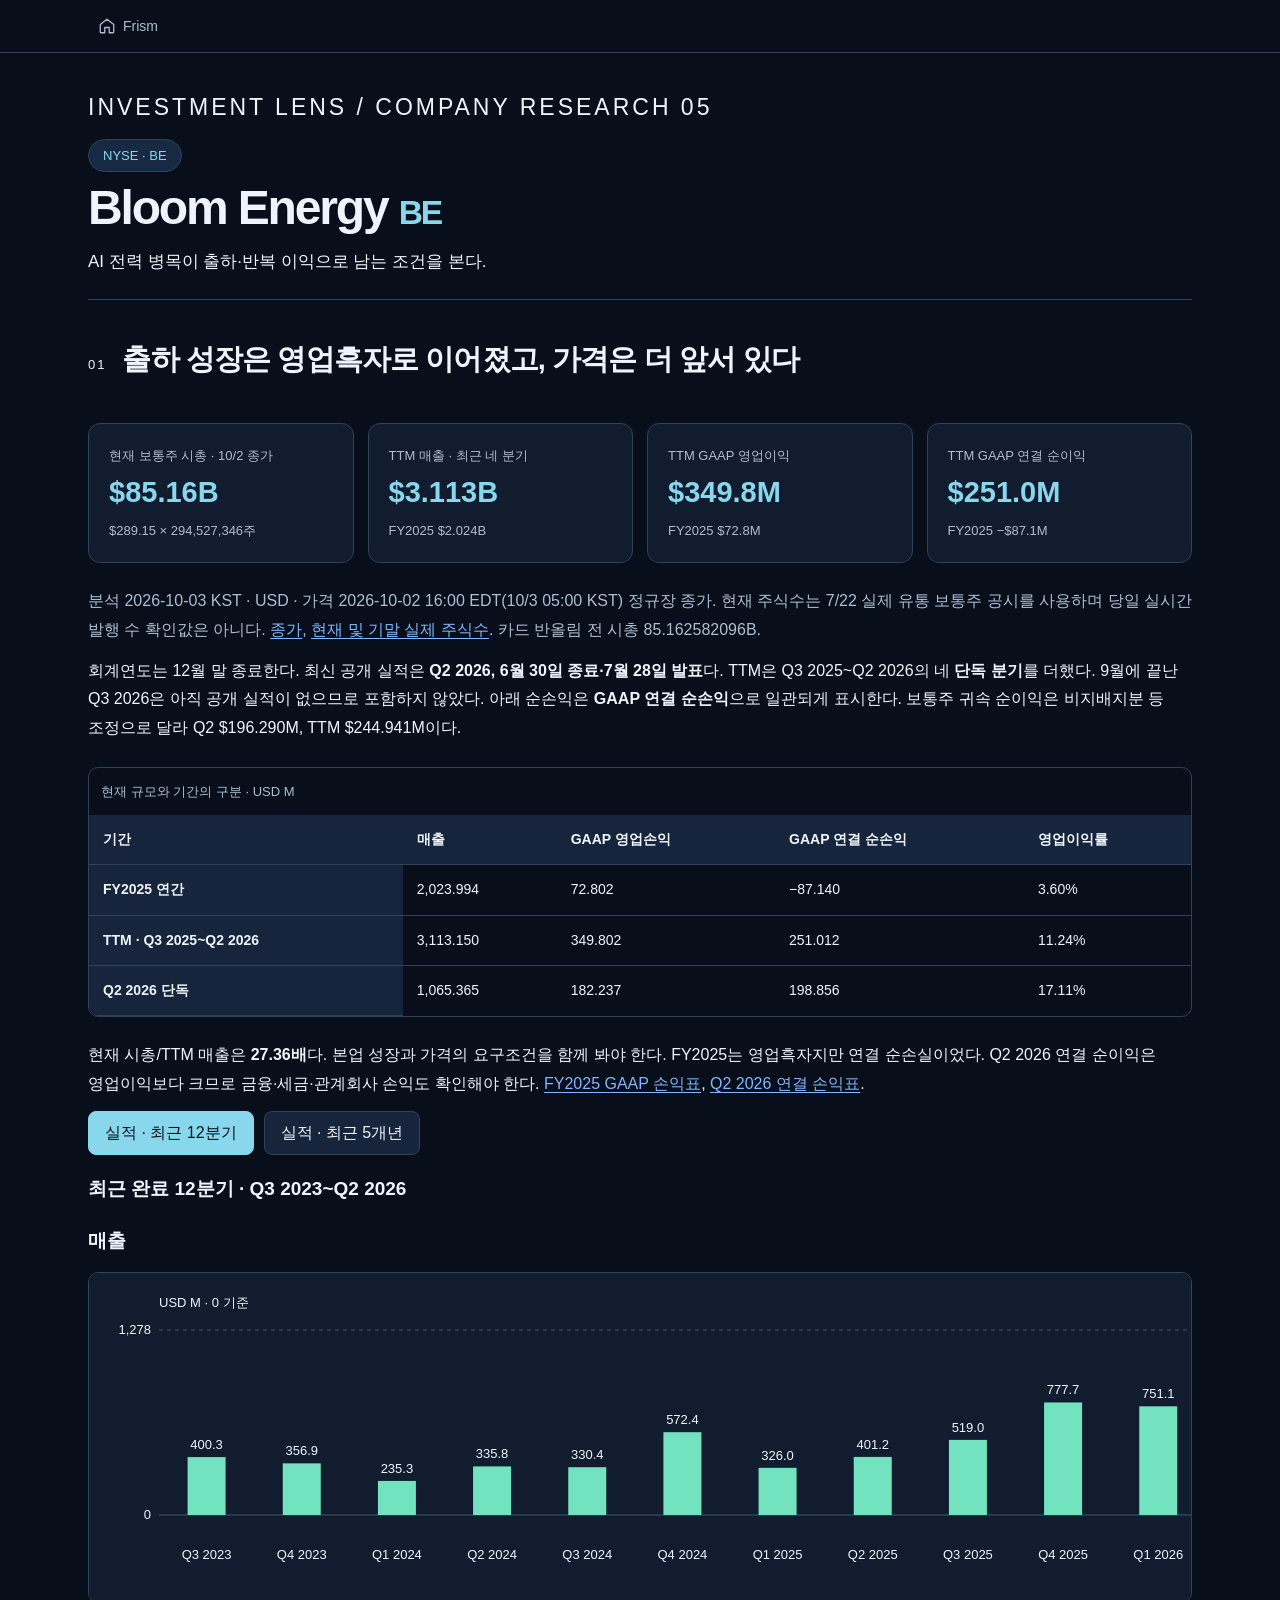
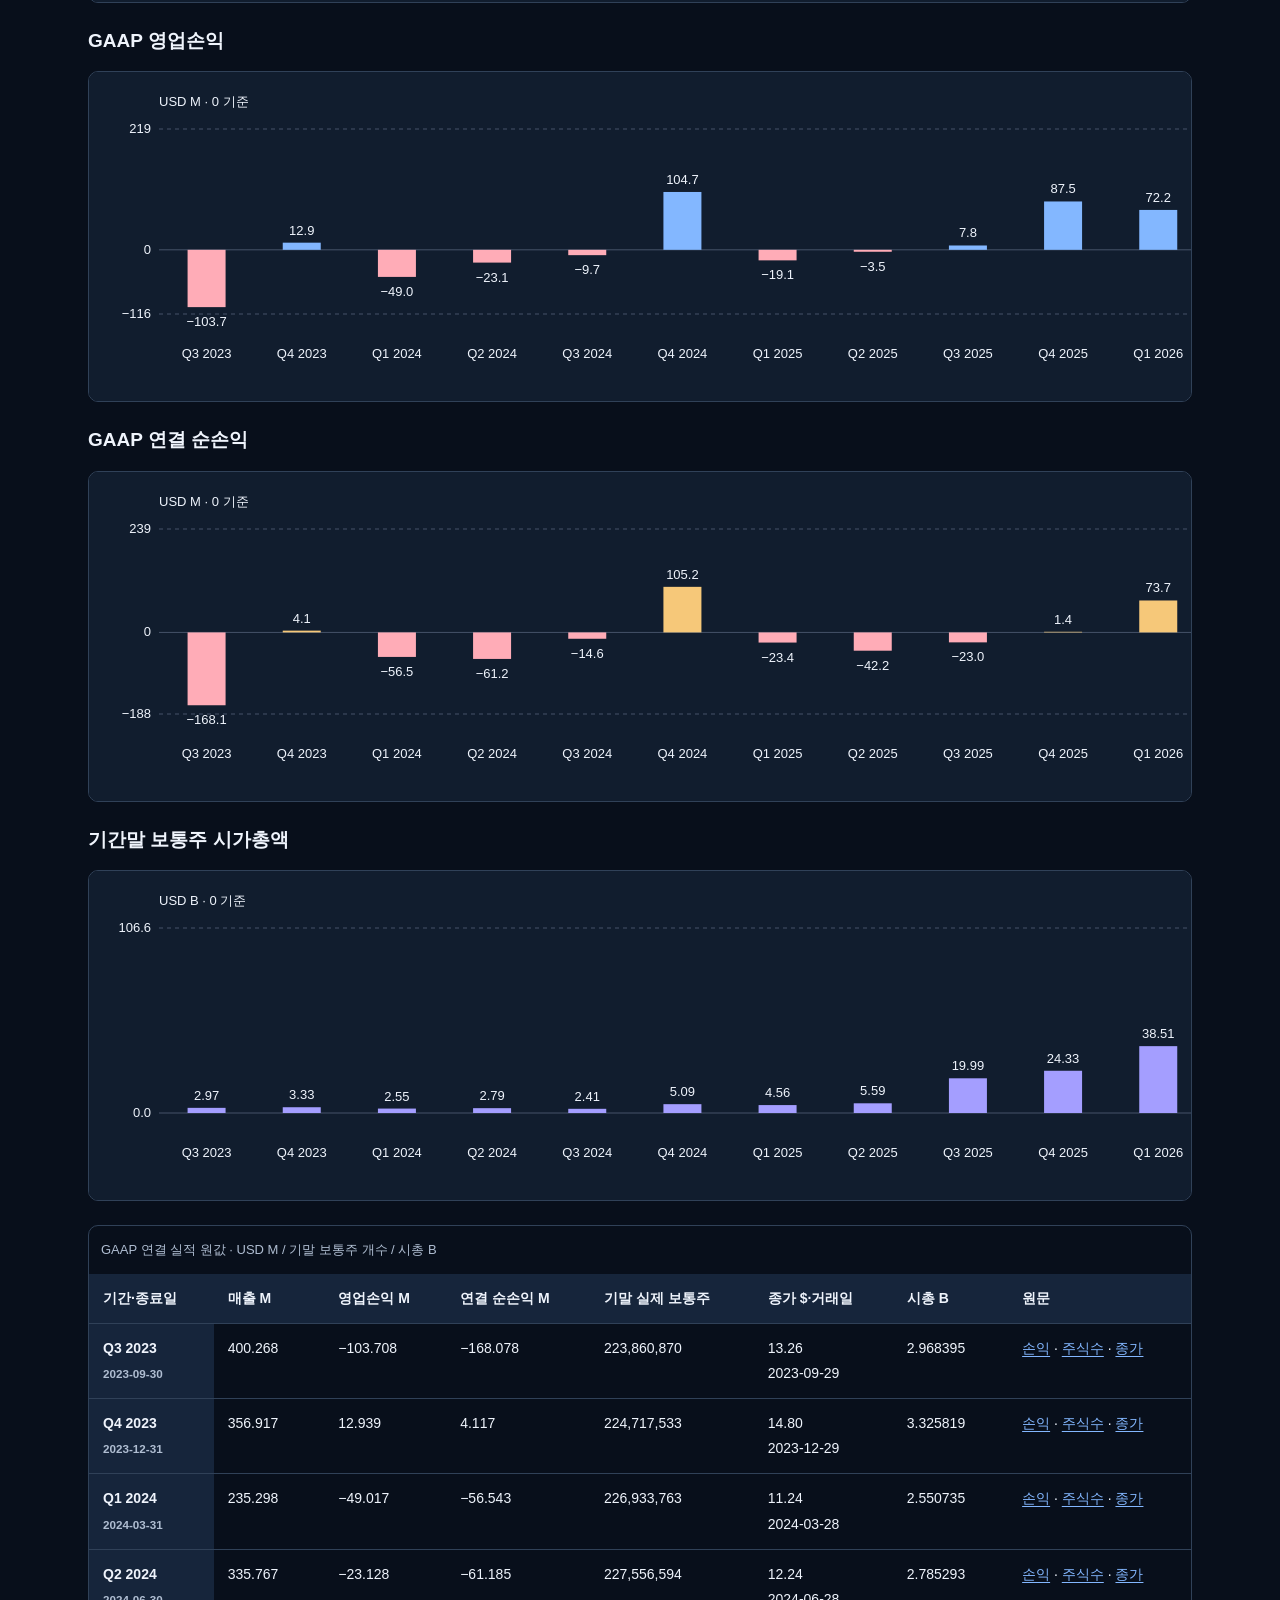
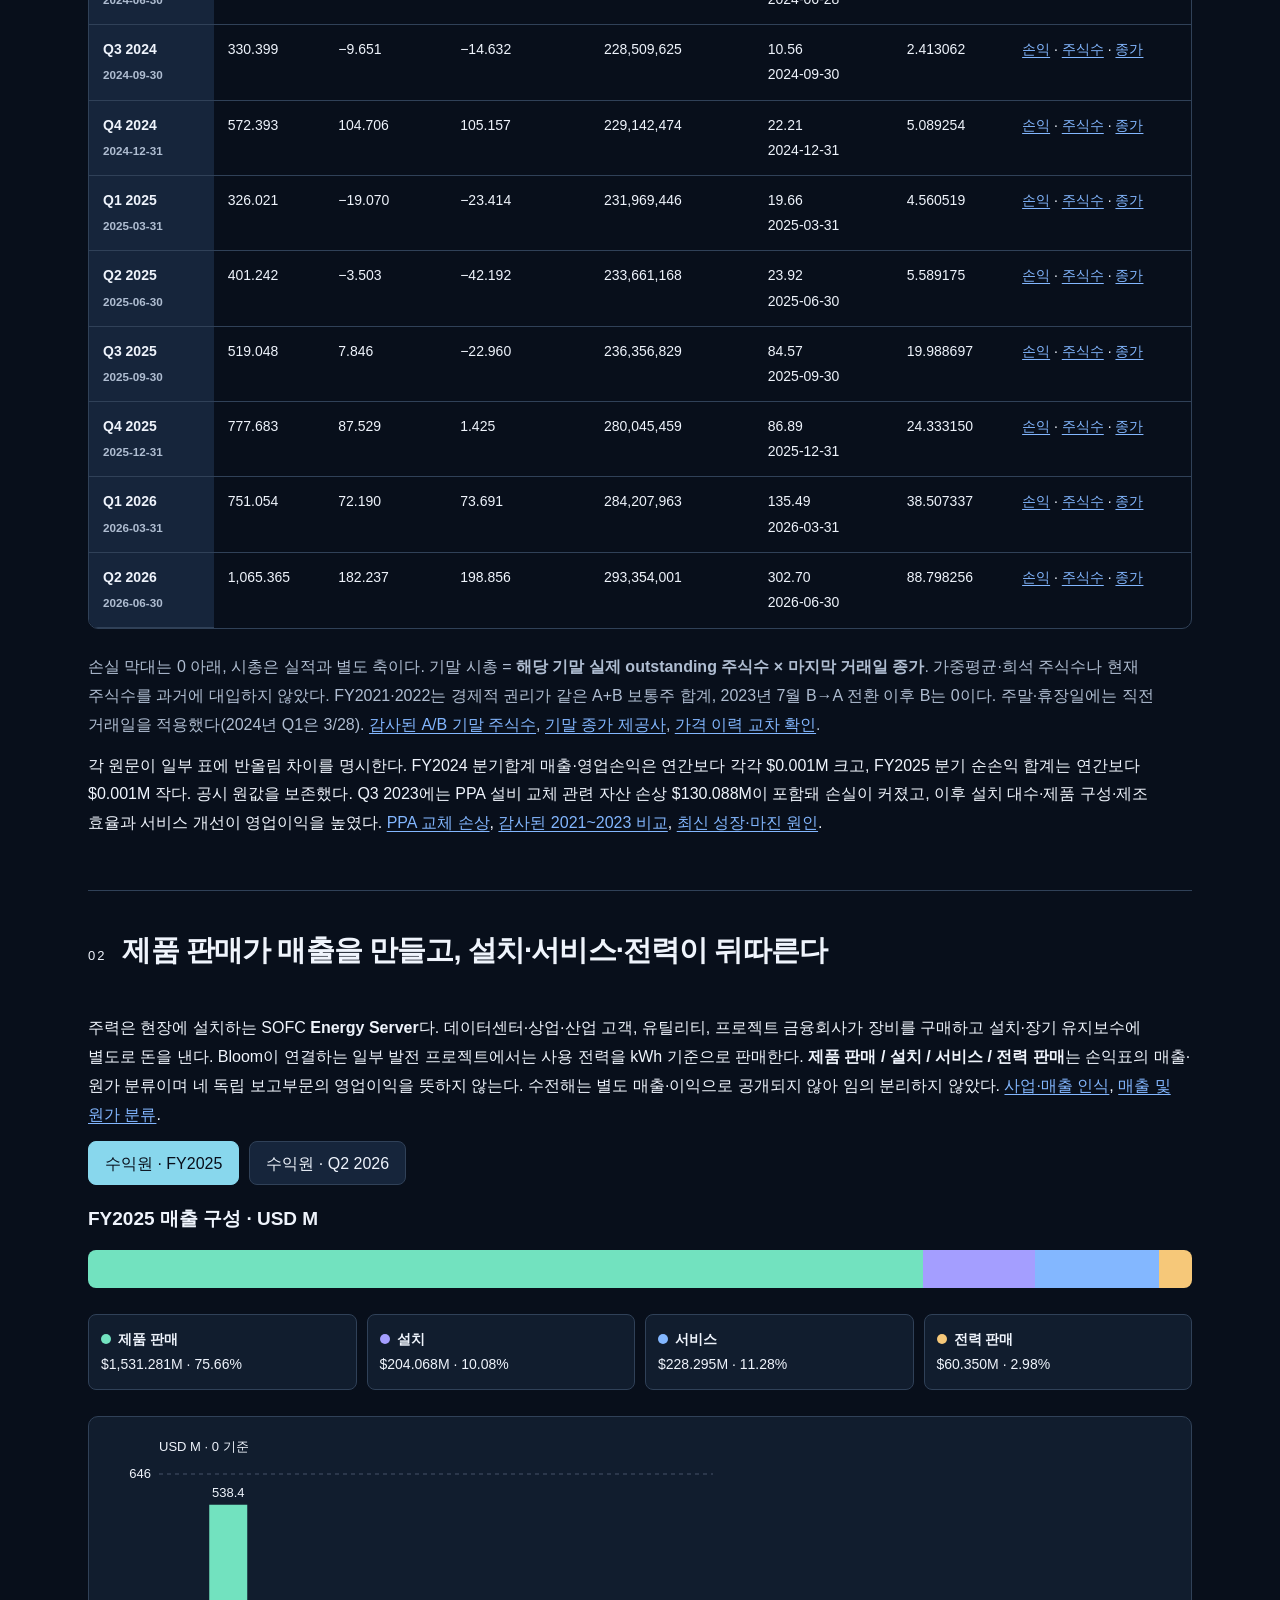
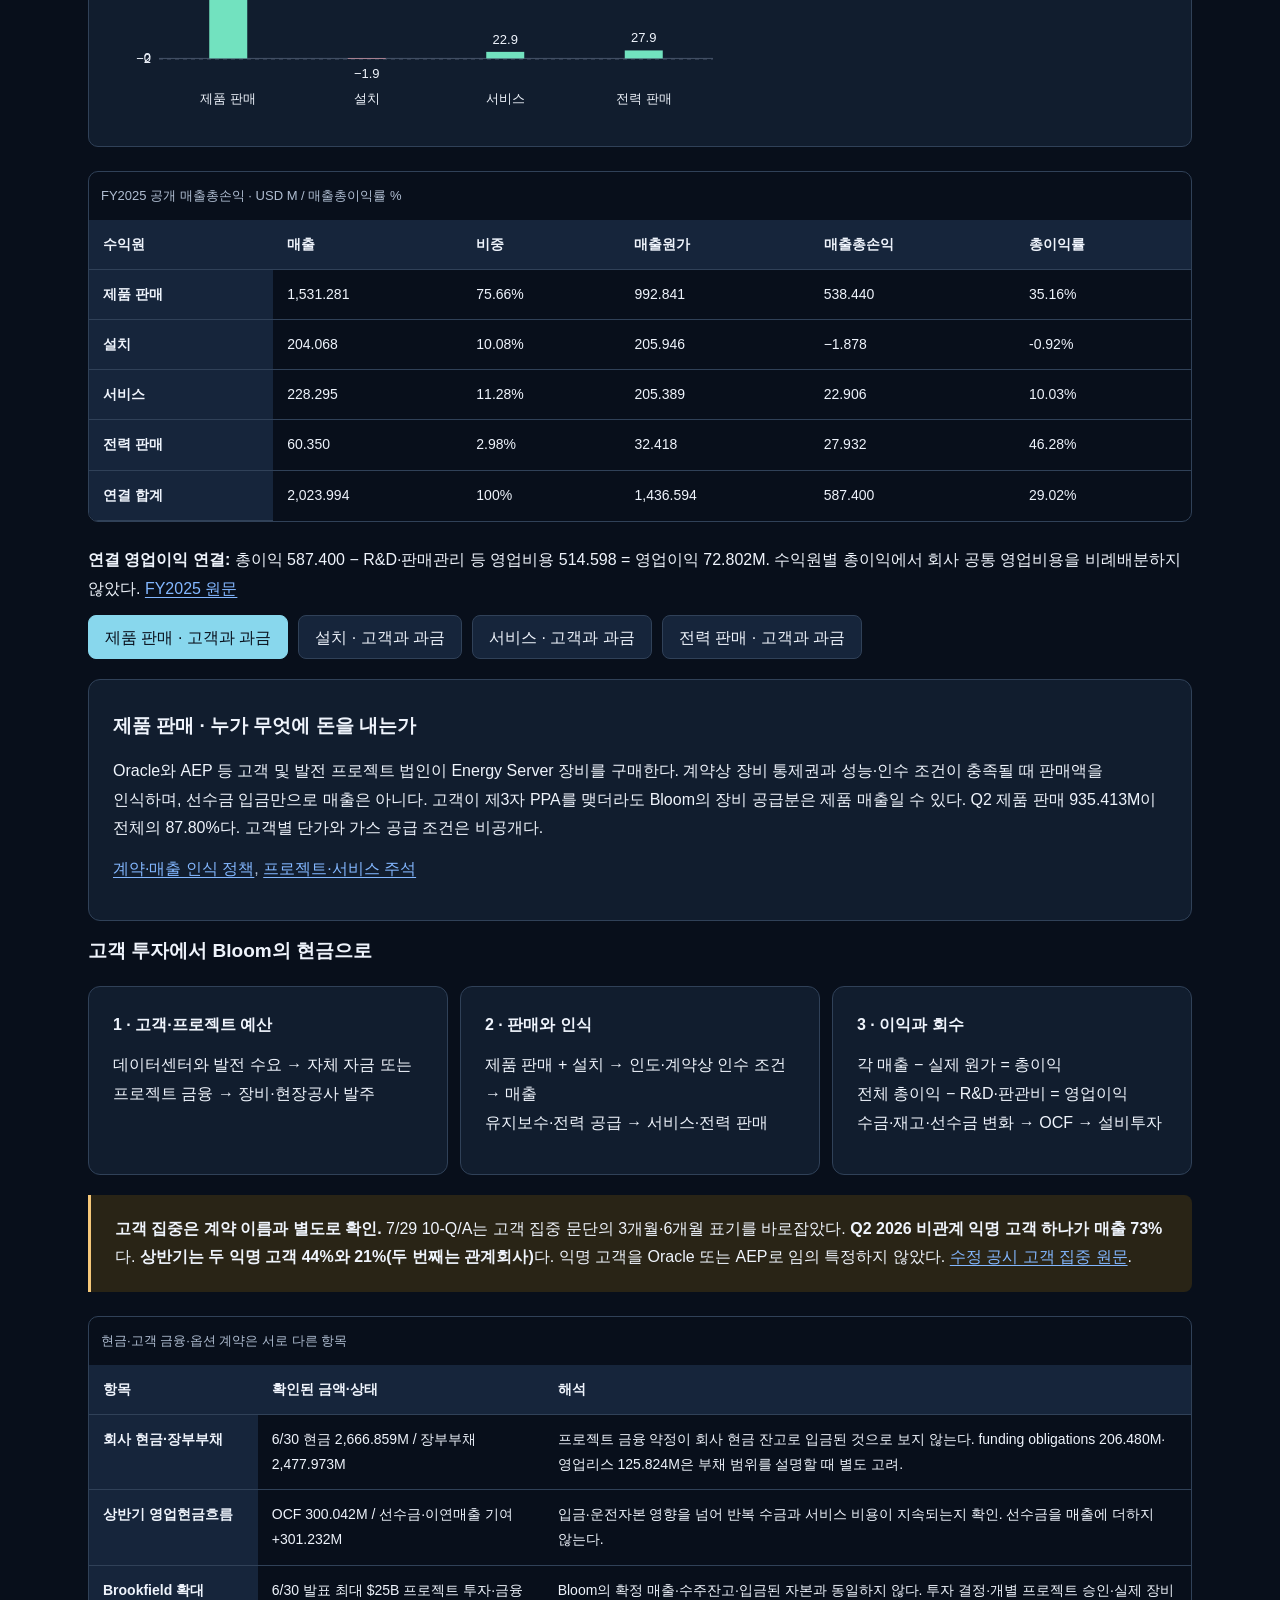
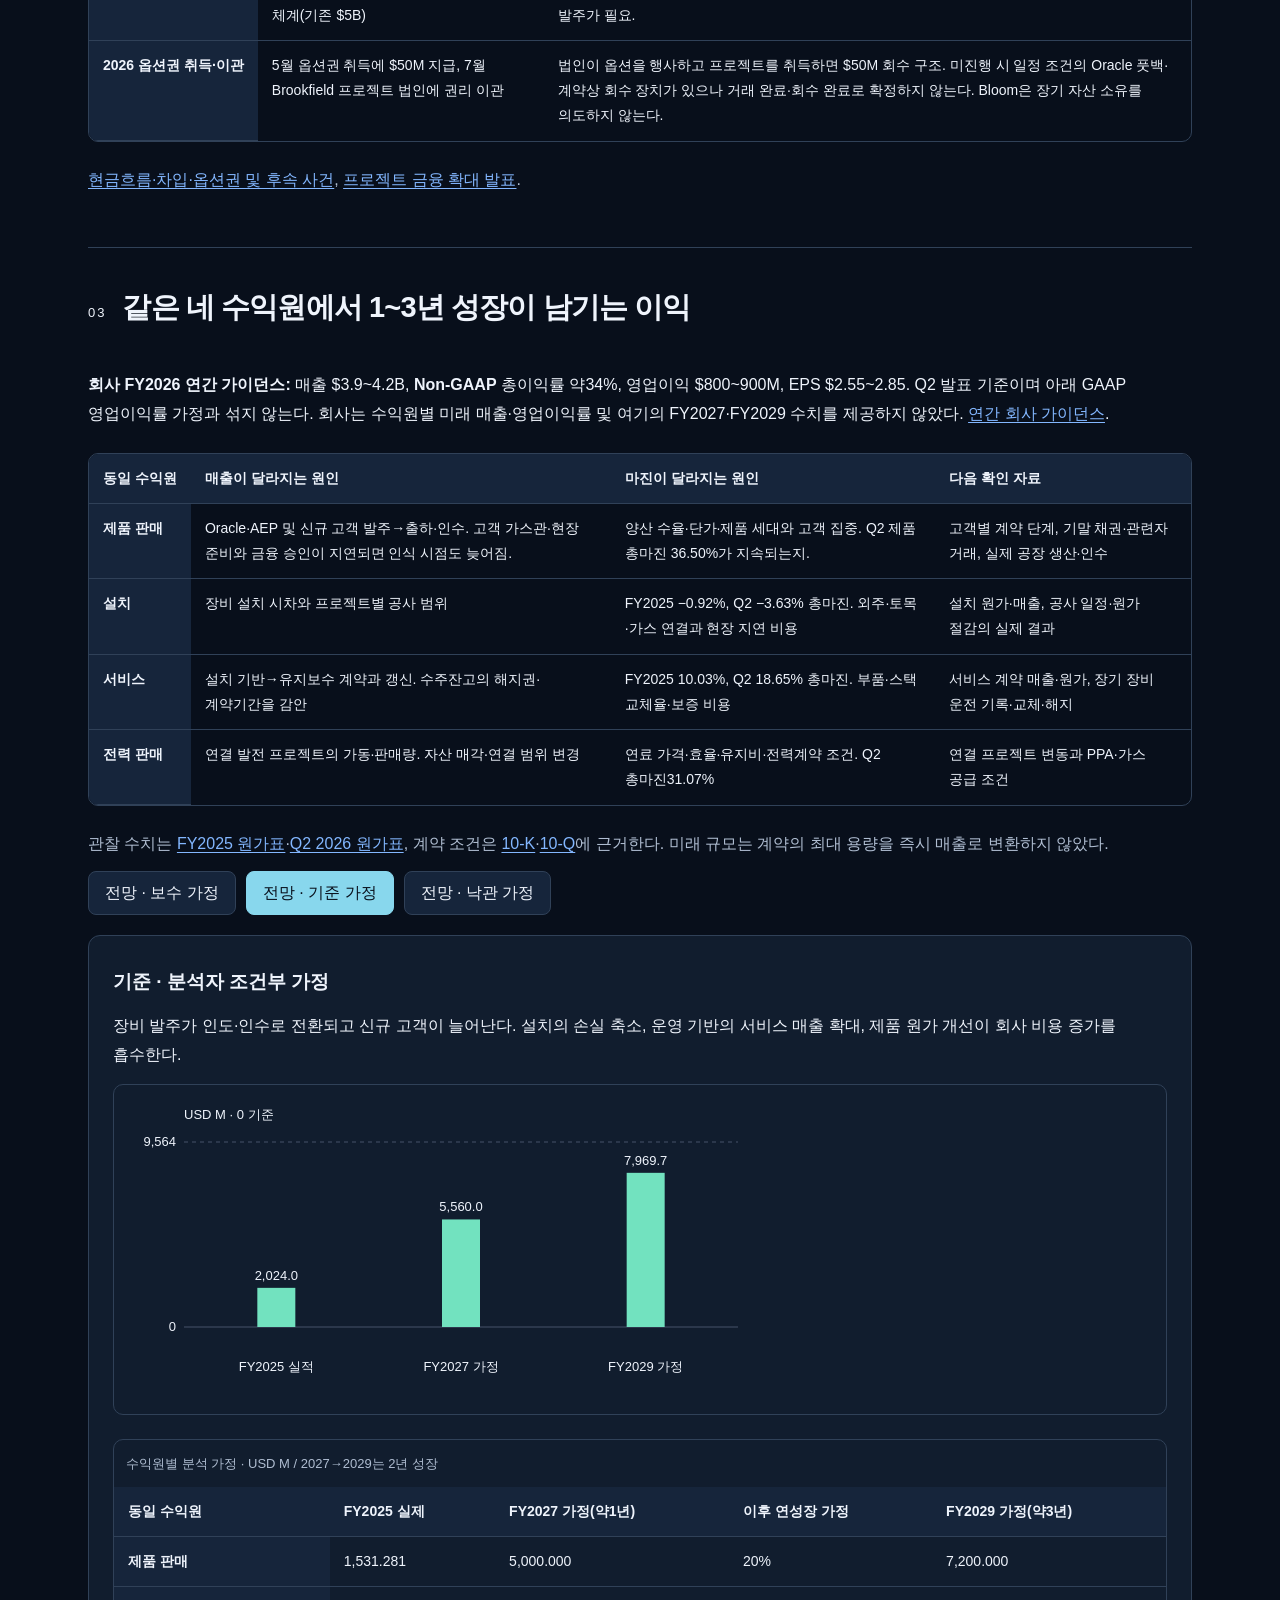
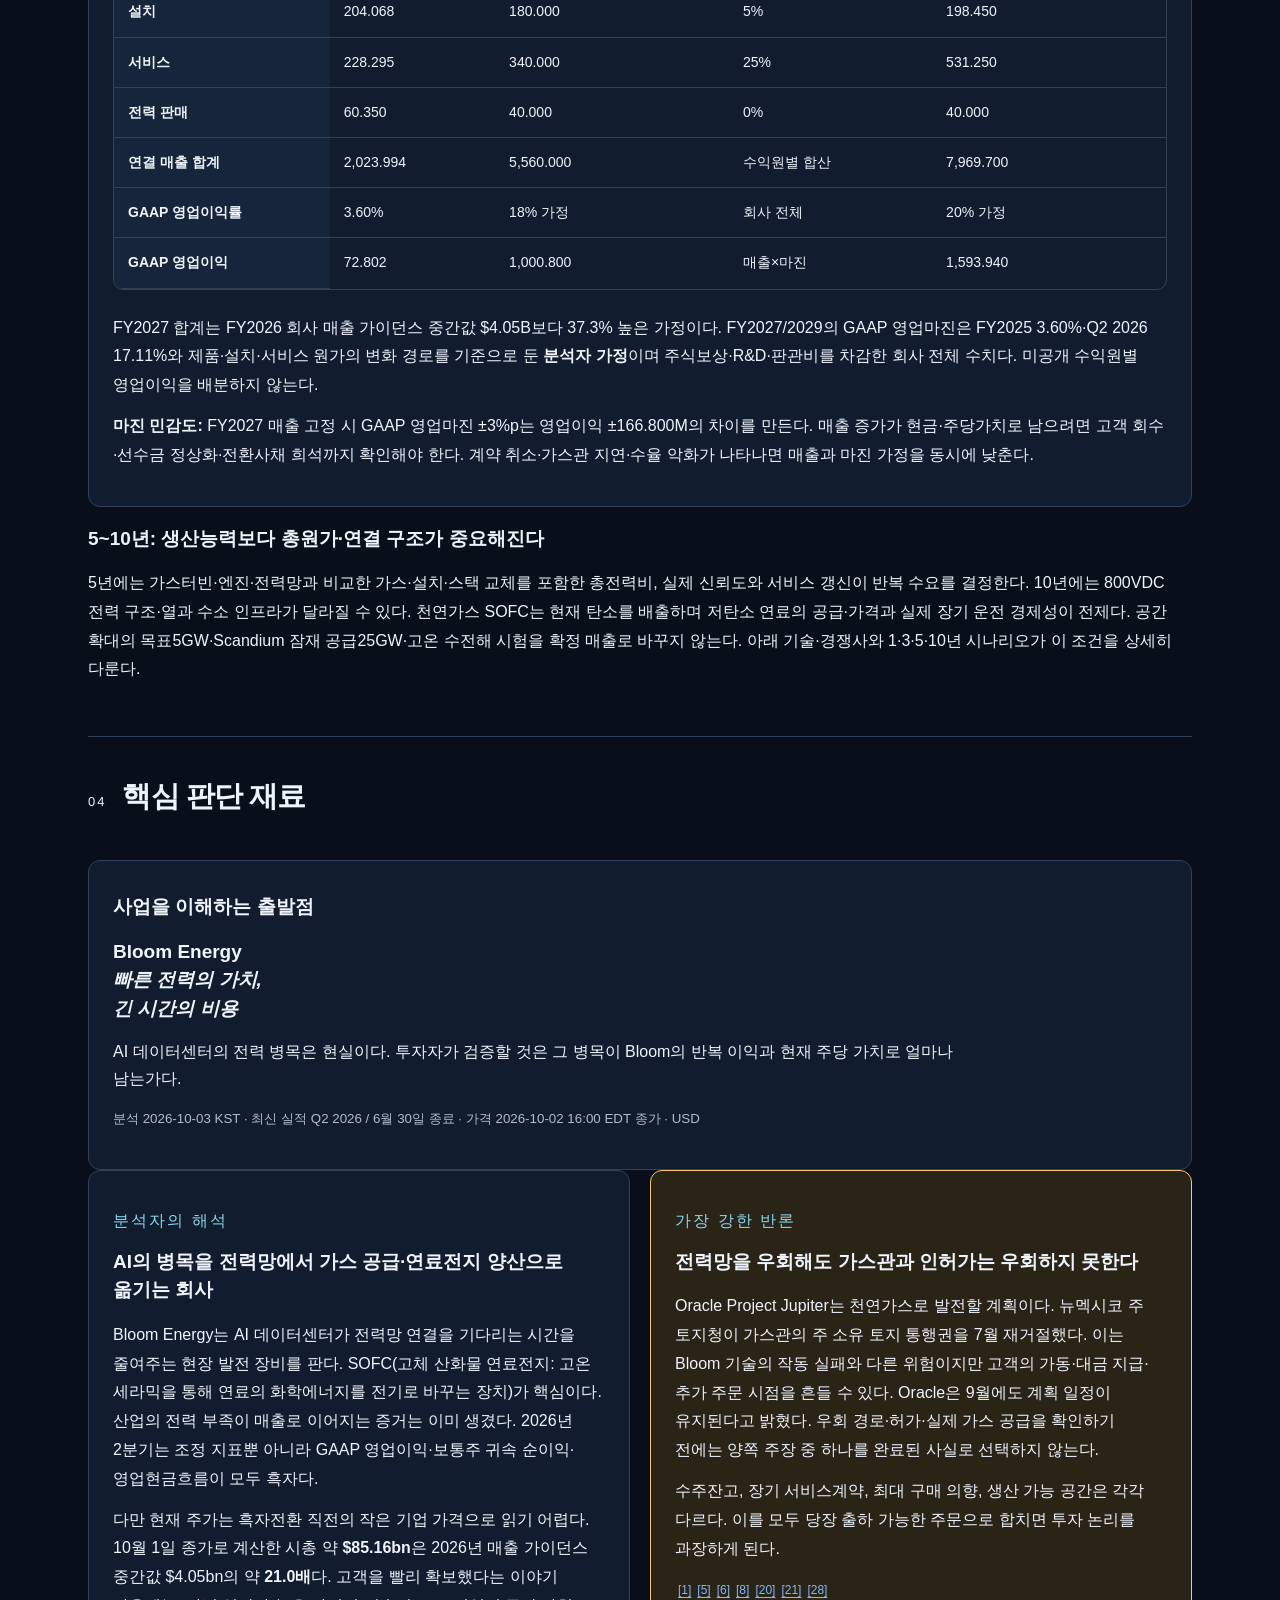
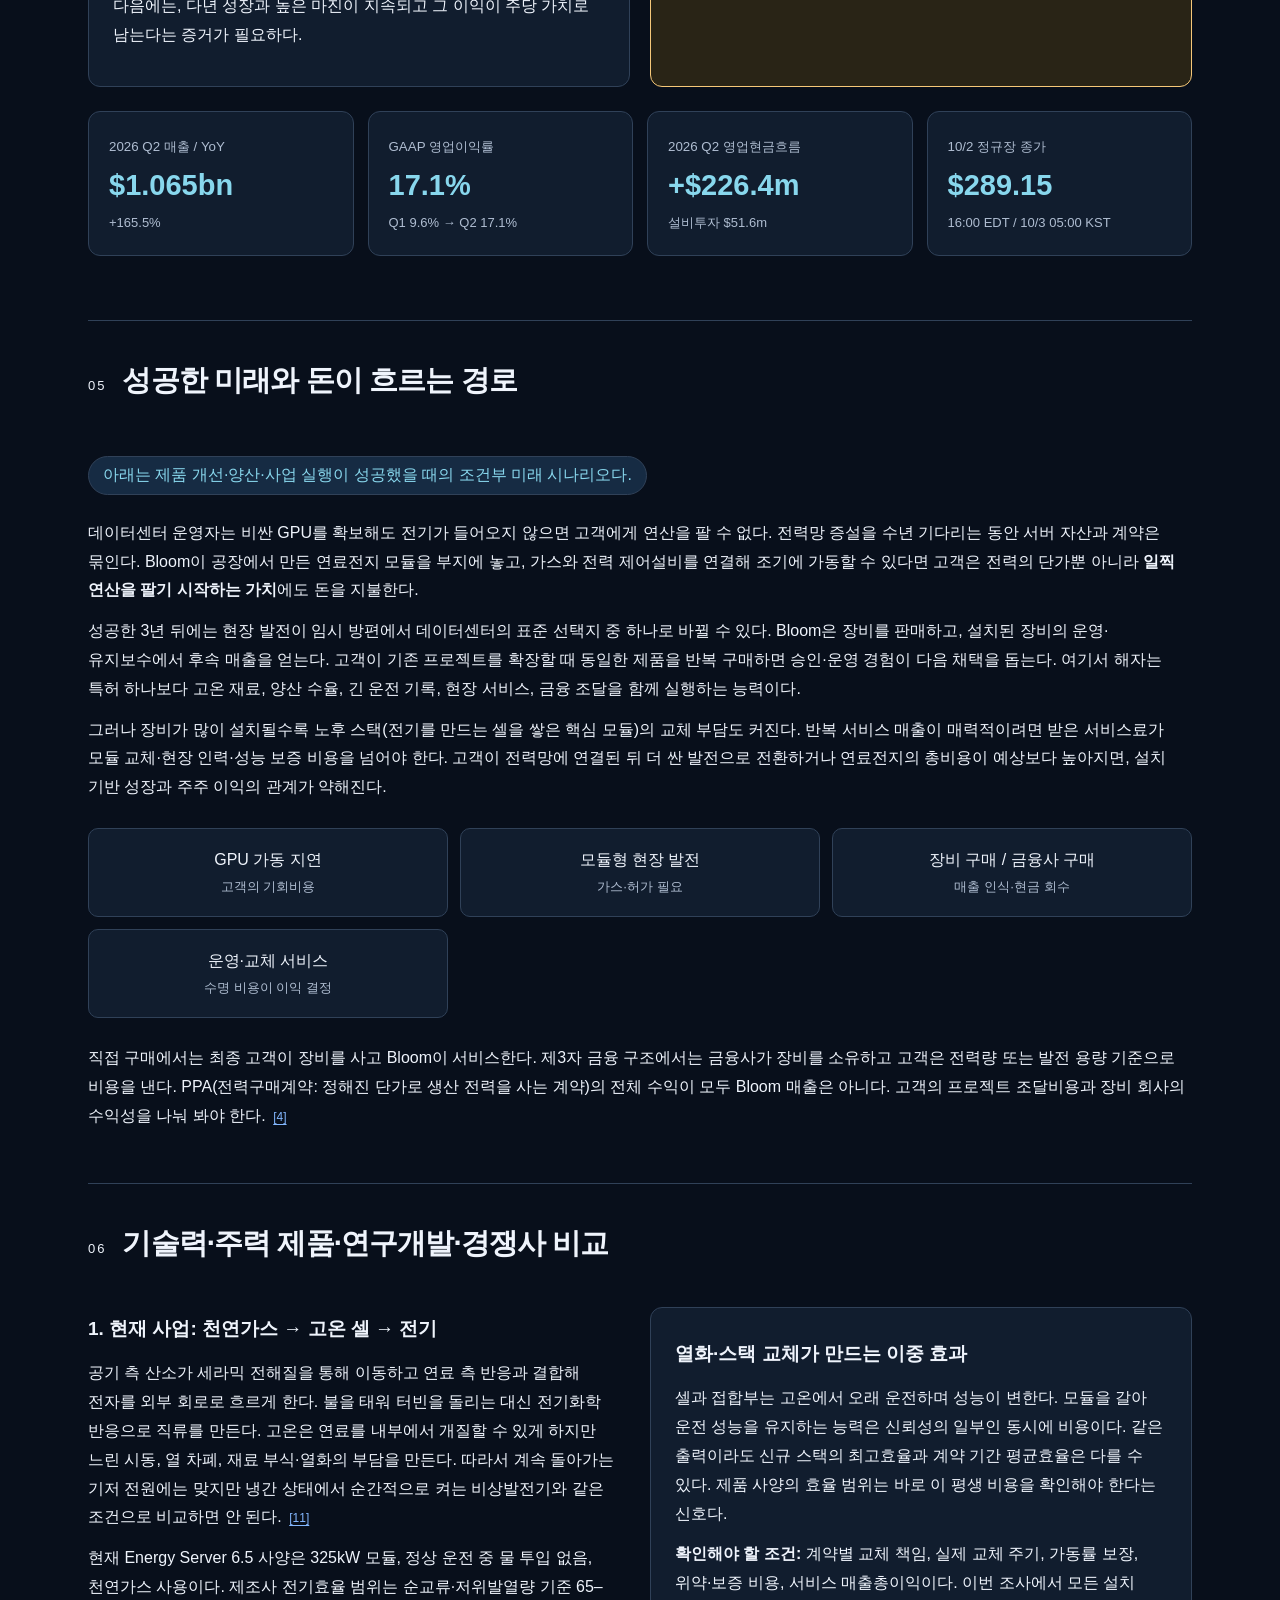
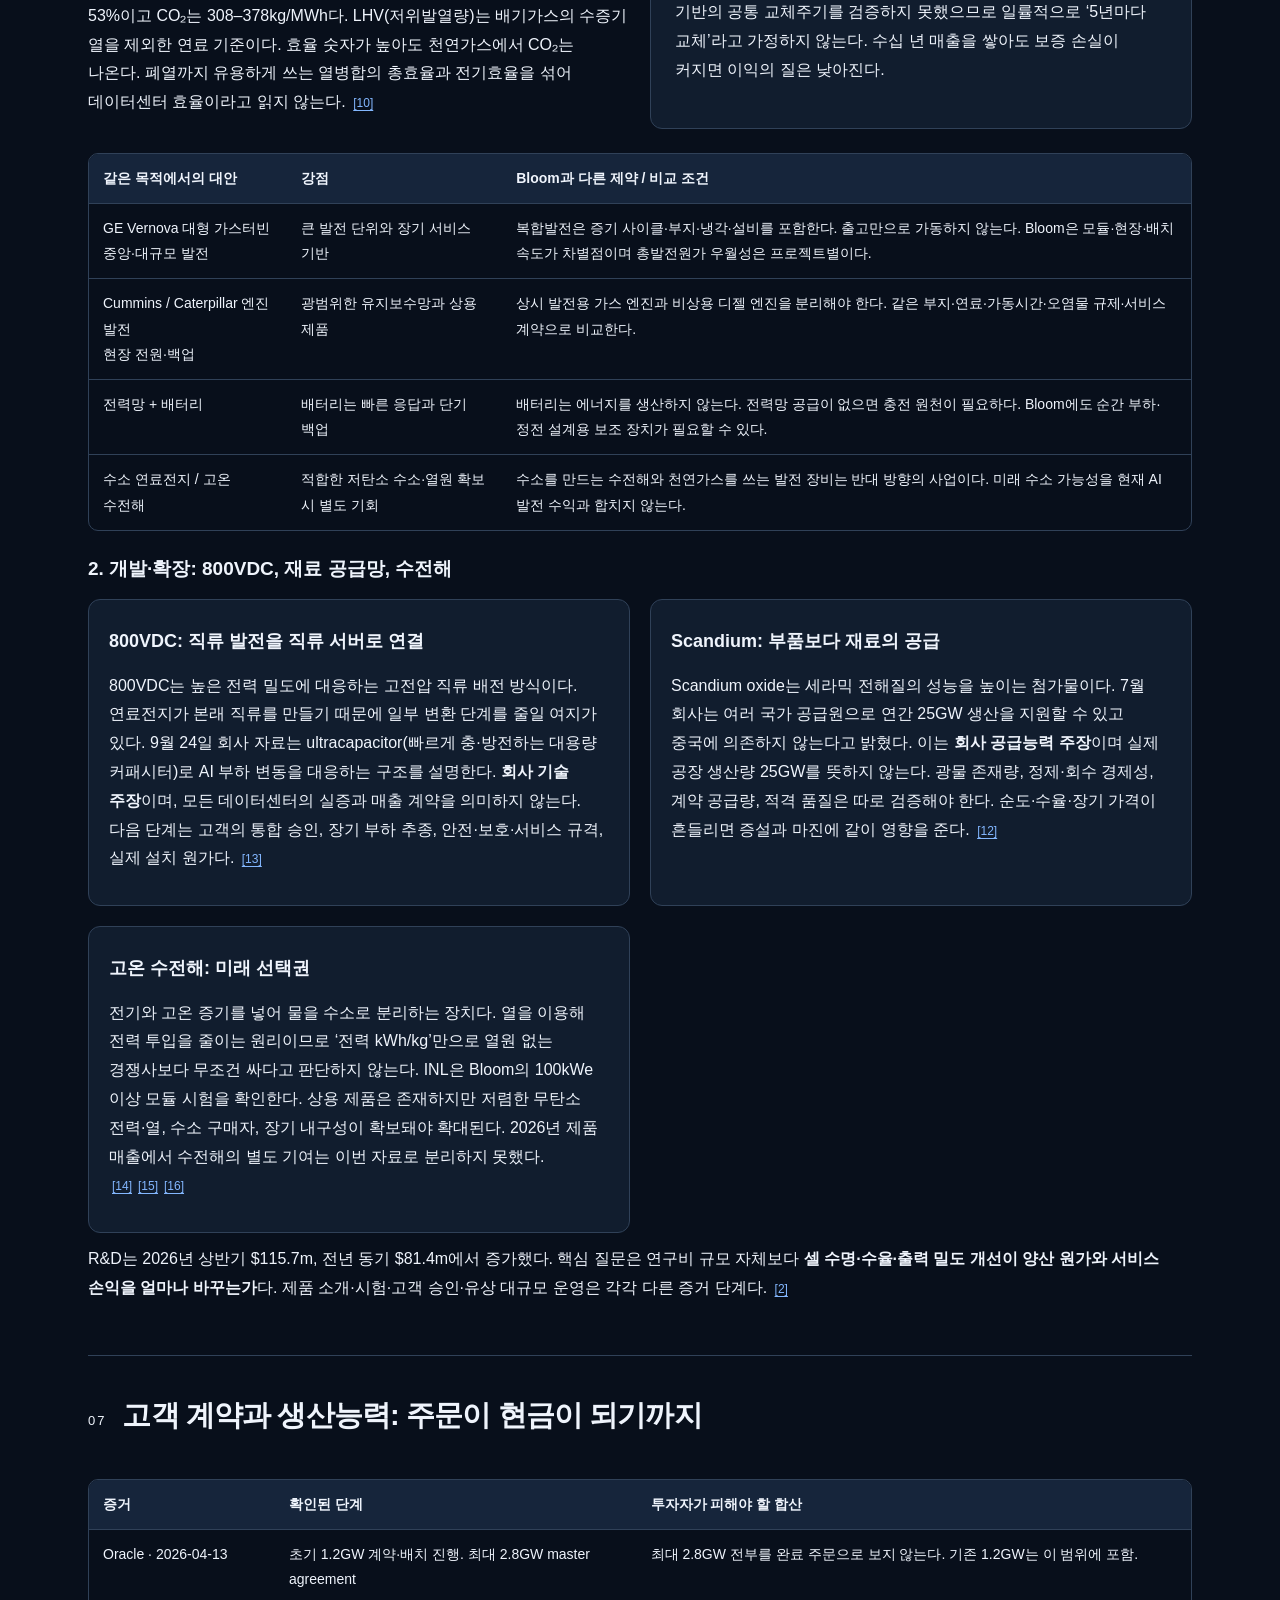
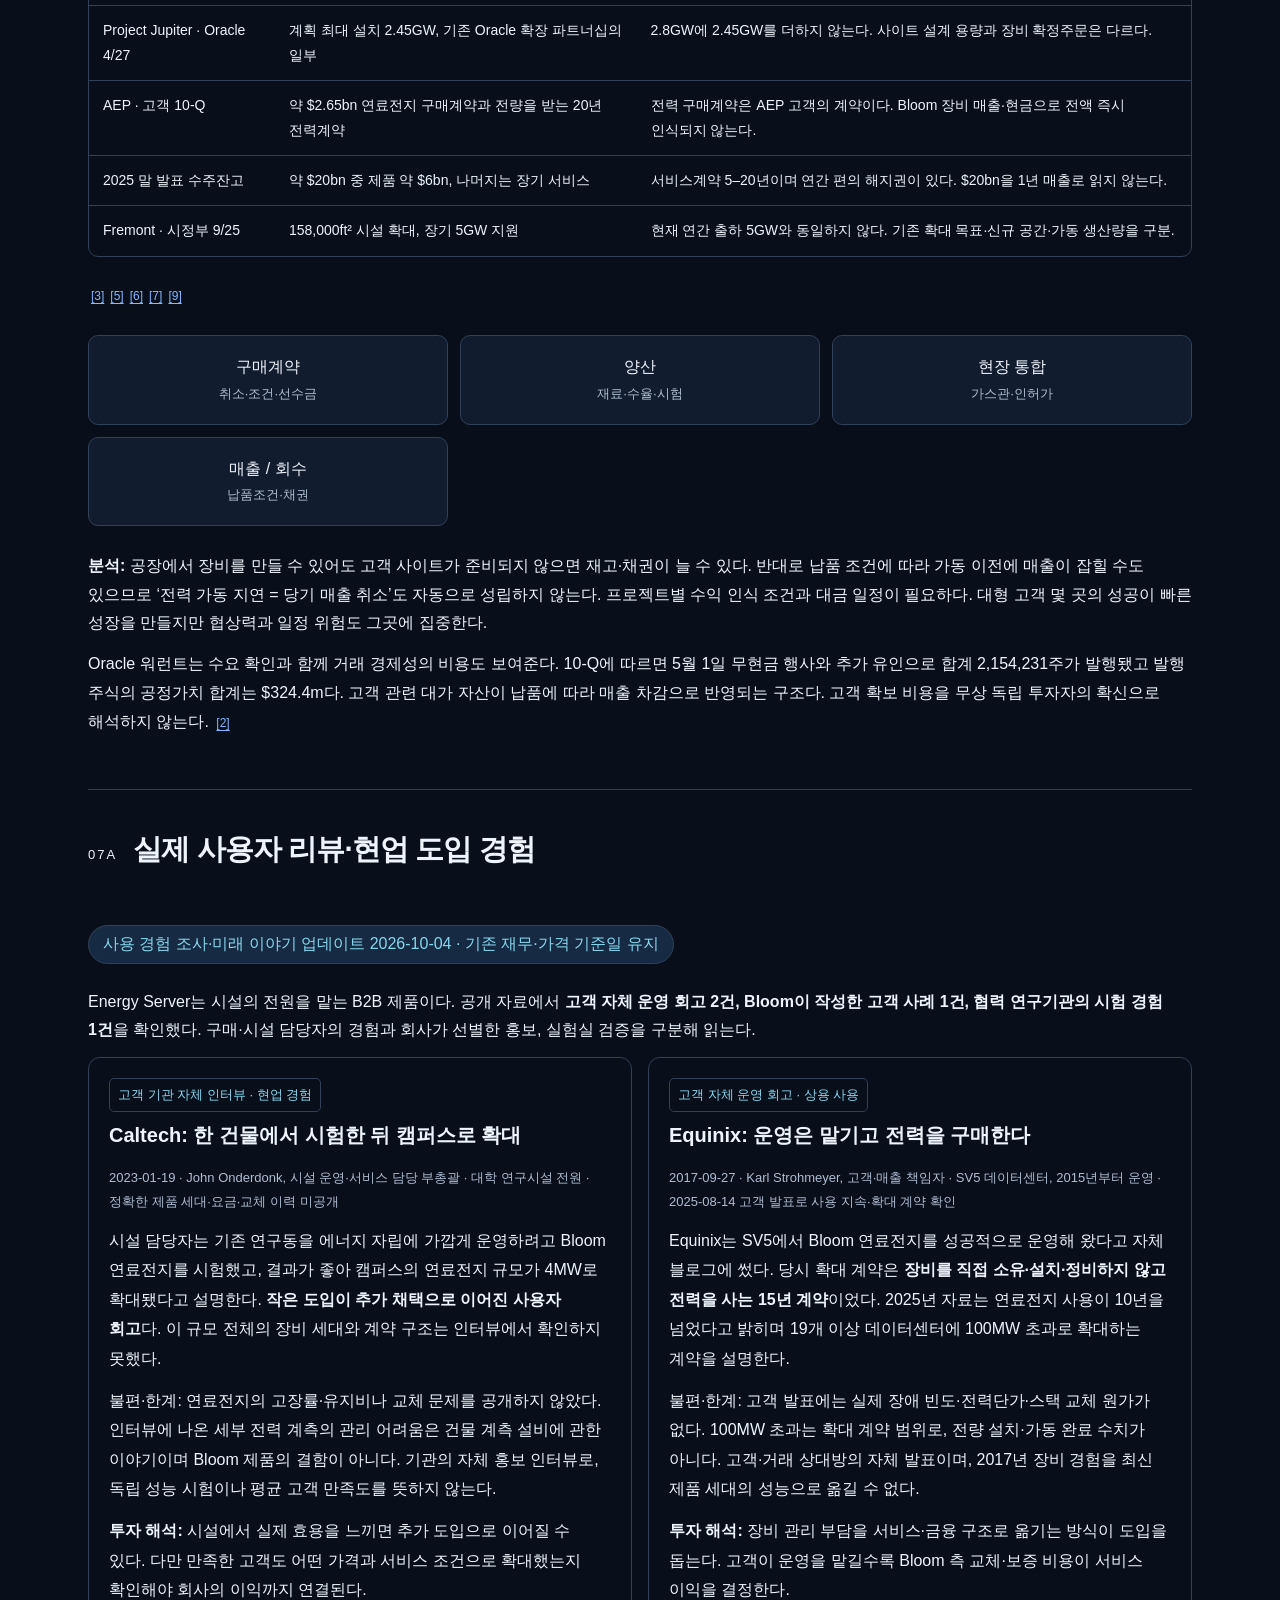
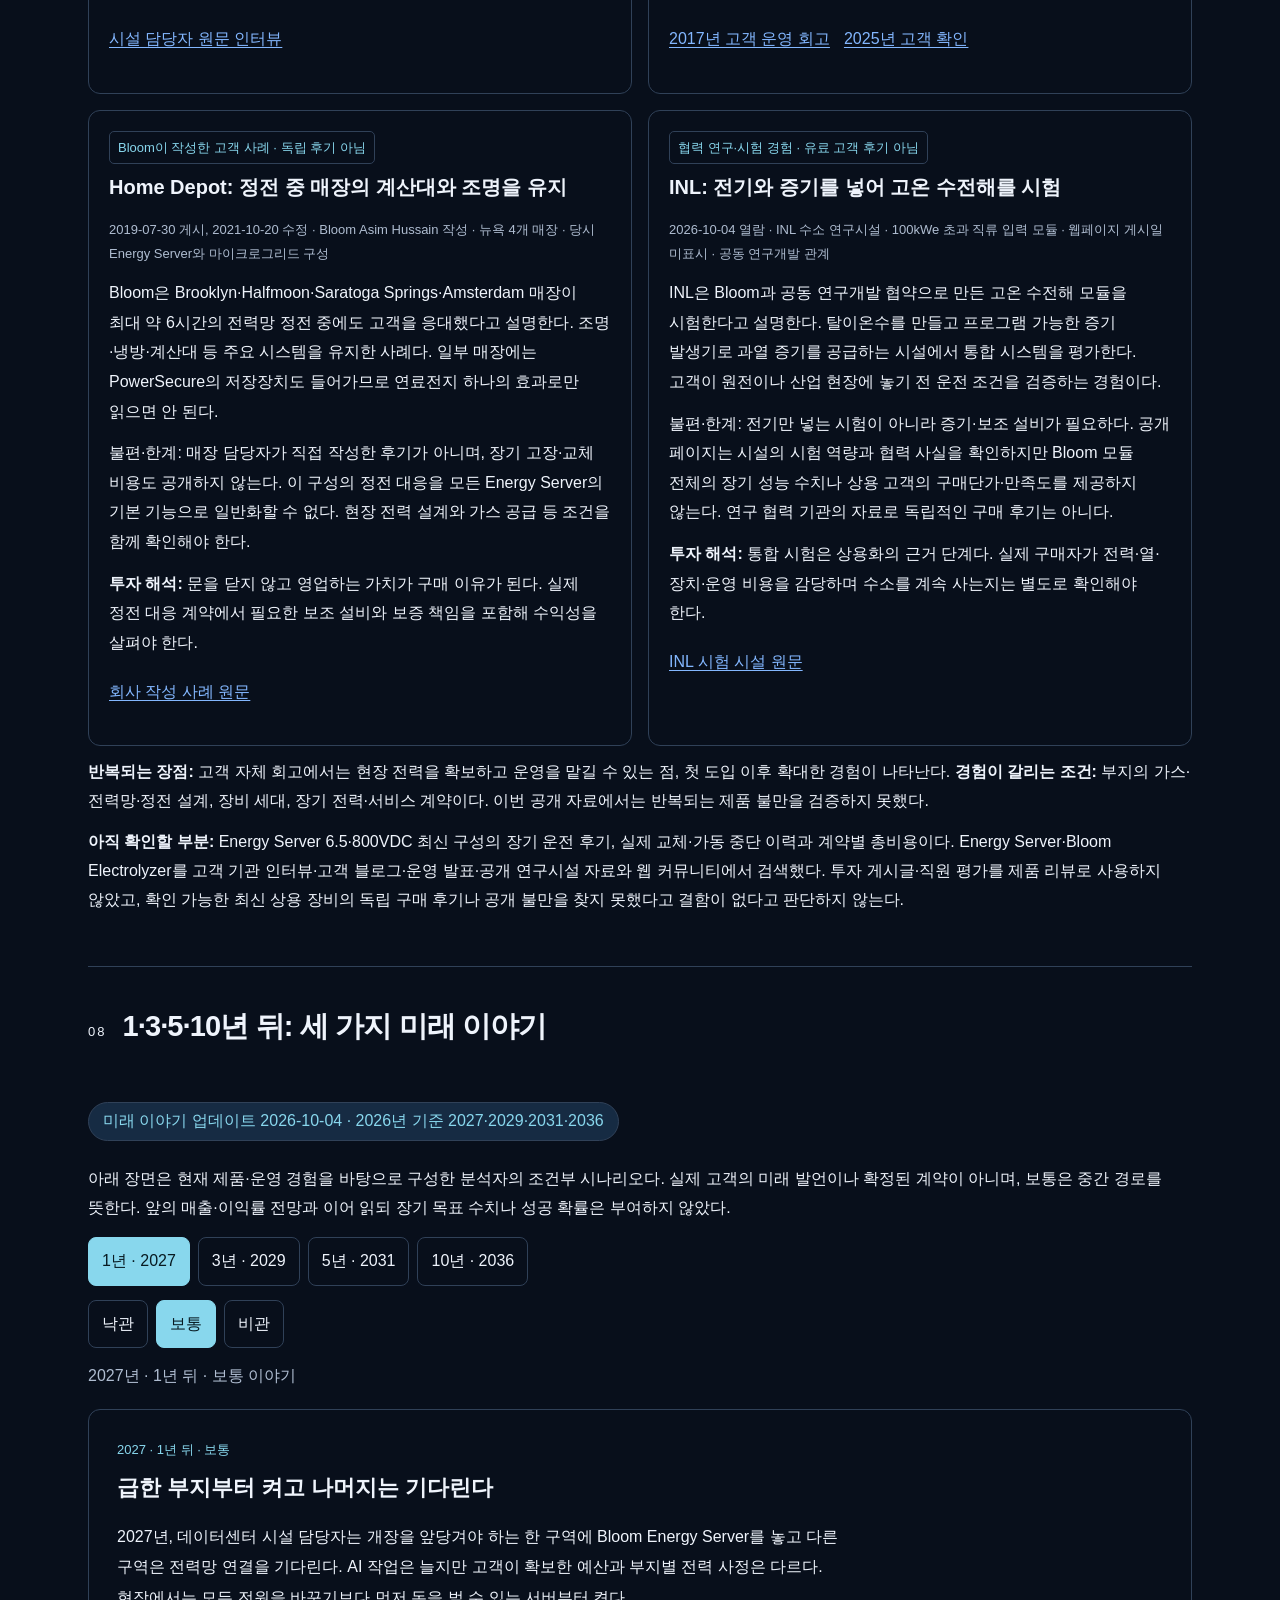
<file: reports/bloom-energy-BE-2026-10-02.html>
<!DOCTYPE html>
<html lang="ko"><head><meta charset="utf-8"/><meta content="width=device-width,initial-scale=1" name="viewport"/><title>블룸 에너지 (BE) · 2026-10-03 · Frism</title><style>*{box-sizing:border-box}html{scroll-behavior:smooth}body{margin:0;background:#0c171d;color:var(--ink);font-family:system-ui,-apple-system,"Apple SD Gothic Neo",sans-serif;font-size:16px;line-height:1.85}a{color:var(--ink);text-underline-offset:3px}main{max-width:1180px;margin:auto;padding:48px 28px 100px}.hero{padding:44px 0 30px;border-bottom:1px solid var(--line)}h1{font-size:clamp(35px,6vw,66px);line-height:1.13;letter-spacing:-2px;margin:12px 0 24px}h1 em{font-style:normal;color:var(--ink)}h2{font-size:26px;line-height:1.4;margin:0}h3{font-size:20px;line-height:1.6;margin:8px 0 16px}h4{font-size:18px;margin:5px 0 14px}p{margin:12px 0}small,.eyebrow{color:var(--ink)}.eyebrow{letter-spacing:2px;font-size:12px;text-transform:uppercase}.lead{max-width:850px;font-size:20px;color:var(--ink)}.badge,.tag{display:inline-block;background:#172f37;border:1px solid var(--line);border-radius:20px;padding:4px 14px;font-size:13px}nav{display:flex;flex-wrap:wrap;gap:10px;margin:26px 0}nav a{padding:7px 12px;background:#152830;border-radius:7px;text-decoration:none;font-size:14px}section{padding-top:54px;scroll-margin-top:18px}.section-head{display:flex;align-items:baseline;gap:16px;margin-bottom:24px}.section-head>span{color:var(--ink);font-size:13px;letter-spacing:2px}.split{display:grid;grid-template-columns:repeat(2,minmax(0,1fr));gap:22px}.cards{display:grid;grid-template-columns:repeat(3,minmax(0,1fr));gap:18px}.card{background:#13262e;border:1px solid var(--line);border-radius:15px;padding:24px;min-width:0}.caution{background:#2a2825;border-color:var(--line)}.metrics{grid-template-columns:repeat(4,minmax(0,1fr));margin-top:24px}.metrics>div{border-top:2px solid var(--line);padding:20px 12px;background:#10232b}.metrics b{display:block;font-size:30px;line-height:1.4;color:var(--ink)}.metrics span{font-size:13px;color:var(--ink);display:block}.table-wrap{max-width:100%;overflow-x:auto;margin:24px 0;border:1px solid var(--line);border-radius:10px}table{width:100%;border-collapse:collapse;font-size:14px;min-width:690px}th,td{text-align:left;padding:16px;vertical-align:top;border-bottom:1px solid var(--line)}th{color:var(--ink);background:#182f38;white-space:nowrap}tr:last-child td{border-bottom:none}.flow{display:flex;align-items:center;gap:12px;margin:26px 0}.flow>div{flex:1;text-align:center;padding:19px 12px;background:#183941;border-radius:10px;line-height:1.6}.flow i{color:var(--ink)}.refs{white-space:nowrap;font-size:12px}.refs a{margin:0 3px}svg{width:100%;height:auto;overflow:visible}svg text{fill:#c6dae2;font-size:15px;text-anchor:middle}svg .dark{fill:#09262d}.legend span:nth-child(1){color:var(--ink)}.legend span:nth-child(2){color:var(--ink)}.legend span:nth-child(3){color:var(--ink)}.tabs{display:flex;flex-wrap:wrap;gap:10px;margin-bottom:20px}button{border:1px solid var(--line);background:#173640;color:var(--ink);border-radius:7px;font:inherit;padding:10px 16px;cursor:pointer}button:hover,button[aria-selected=true]{background:#111d2e;color:var(--ink)}button:focus-visible,a:focus-visible,input:focus-visible,textarea:focus-visible{outline:3px solid #efc478;outline-offset:3px}.horizon{padding:20px 26px;background:#172b33;border-left:3px solid var(--line);border-radius:8px}.timeline{display:flex;gap:16px;margin:24px 0}.timeline>div{flex:1;border-top:2px solid var(--line);padding:12px;background:#12262d}.timeline b,.timeline span{display:block}.timeline span{font-size:13px;color:var(--ink)}.calculator{display:grid;gap:16px;grid-template-columns:1fr 1fr}.calculator label{display:block}.calculator input{display:block;width:100%;accent-color:var(--ink)}.calc-result{grid-column:1/-1;text-align:center;padding:18px;background:#10212a;border-radius:10px}.calc-result>*{display:block}.calc-result b{font-size:40px;color:var(--ink)}.calculator button{justify-self:start}.view label{display:flex;align-items:flex-start;gap:10px;cursor:pointer}.view input{margin-top:9px;flex-shrink:0;accent-color:var(--ink)}.view small{display:block;margin:8px 0;color:var(--ink)}.view .memo-label{display:block;font-size:13px;color:var(--ink)}textarea{width:100%;min-height:82px;resize:vertical;background:#0b1c24;color:var(--ink);border:1px solid var(--line);border-radius:7px;padding:12px;font:inherit;font-size:14px}#selectionSummary{min-height:175px}.actions{display:flex;flex-wrap:wrap;align-items:center;gap:12px;margin-top:16px}.source-list{padding-left:26px}.source-list li{margin:12px 0;overflow-wrap:anywhere}.source-list small{display:block}footer{margin-top:40px;color:var(--ink);font-size:13px}body,main,section{overflow-wrap:break-word}@media(max-width:820px){.cards,.split{grid-template-columns:1fr}.metrics{grid-template-columns:repeat(2,minmax(0,1fr))}.flow{flex-wrap:wrap}.flow>div{min-width:40%}.timeline{flex-wrap:wrap}.timeline>div{min-width:40%}}@media(max-width:430px){main{padding:22px 16px 65px}.hero{padding-top:20px}.card{padding:18px}h2{font-size:22px}.lead{font-size:18px}.metrics b{font-size:25px}.calculator{grid-template-columns:1fr}.flow{display:grid;grid-template-columns:1fr}.flow i{text-align:center;transform:rotate(90deg)}.timeline{display:grid;grid-template-columns:1fr 1fr}button{padding:10px 12px;font-size:14px}section{padding-top:38px}}@media print{body{background:#111d2e;color:var(--ink);font-size:11pt;line-height:1.6}main{padding:0;max-width:none}a{color:var(--ink)}.card,.horizon,.flow>div,.metrics>div,.timeline>div{background:#111d2e;color:var(--ink);border-color:var(--line)}h1 em,.metrics b,.section-head>span{color:var(--ink)}small,.lead,.eyebrow{color:var(--ink)}.tabs,nav,.actions,.calculator input,.calculator button{display:none!important}.horizon[hidden]{display:block!important}.horizon{margin:16px 0}th{background:#111d2e;color:var(--ink)}table{min-width:0;font-size:9pt}th,td{padding:6px}.table-wrap{overflow:visible}.cards,.split{display:block}.card{margin:14px 0;break-inside:avoid}.source-list a{word-break:break-all}section{padding-top:25px}textarea{background:#111d2e;color:var(--ink);min-height:65px}svg text{fill:#111}.calc-result{background:#111d2e}.calc-result b{color:var(--ink)}.metrics{display:grid}.metrics>div{border-color:var(--line)}footer{color:var(--ink)}}</style><style data-frism-ui="2026-10-02">/* Frism: preserve report data and controls; mobile-first reading layout. */
:root{--bg:#080f1b;--ink:#eff4fc;--muted:#afbdd1;--line:#304158;--paper:#111d2e;--card:#111d2e;--soft:#16253b;--blue:#83b7ff;--red:#ffacb7;--green:#72e2bf;--aqua:#88d7ed;--cyan:#88d7ed;--gold:#f6c879;--warn:#f6c879}
html{color-scheme:dark;scroll-padding-top:64px}
body.frism-report{background:var(--bg);color:var(--ink);font:16px/1.8 -apple-system,BlinkMacSystemFont,"Apple SD Gothic Neo","Malgun Gothic",sans-serif;word-break:keep-all;overflow-wrap:anywhere;margin:0}
.frism-report main,.frism-report main.wrap{max-width:1160px;margin:auto;padding:0 18px 64px;min-width:0}
.frism-report .hero{background:transparent;color:var(--ink);border:0;border-radius:0;padding:34px 0 28px;margin:0;overflow:visible;position:static}
.frism-report .hero:after{content:none}
.frism-report .hero>div{max-width:none;margin:0}
.frism-report h1,.frism-report .hero h1{font-size:clamp(40px,6vw,66px);line-height:1.05;letter-spacing:-.045em;margin:14px 0 24px;overflow-wrap:anywhere}
.frism-report h1 span{display:block;font-size:.45em;line-height:1.5;letter-spacing:-.025em;color:var(--muted);margin-top:16px}
.frism-report h1 em{font-style:normal;color:var(--accent);font-size:.65em;line-height:1.35;display:block;margin-top:16px}
.frism-report h2,.frism-report .section h2{font-size:25px;line-height:1.35;letter-spacing:-.03em;margin:0 0 20px}
.frism-report .hero h2{font-size:23px;line-height:1.5;max-width:900px}
.frism-report h3,.frism-report .section h3{font-size:19px;line-height:1.5}
.frism-report .lead,.frism-report .lede,.frism-report .intro,.frism-report .hero>p:first-of-type{font-size:21px;line-height:1.65;color:var(--ink);max-width:900px}
.frism-report .hero p.meta,.frism-report .hero p.muted,.frism-report .hero p.small{font-size:13px;color:var(--muted)}
.frism-report p{font-size:16px;line-height:1.8}
.frism-report a{color:var(--blue);overflow-wrap:anywhere}
.frism-report .eyebrow{color:var(--accent);font-size:12px;letter-spacing:.13em}
.frism-report small,.frism-report .small,.frism-report .muted,.frism-report .source,.frism-report .caption,.frism-report .meta,.frism-report .sourcesmall,.frism-report .chart-caption,.frism-report .chart-label{color:var(--muted)}
.frism-report section,.frism-report section.section{background:transparent;border:0;border-top:1px solid var(--line);border-radius:0;margin:0;padding:30px 0;scroll-margin-top:70px;min-width:0}
.frism-report section.hero{border:0;padding:34px 0 28px}
.frism-report .grid,.frism-report .two,.frism-report .cards,.frism-report .techgrid,.frism-report .charts,.frism-report .split,.frism-report .scenario,.frism-report .source-list{display:grid;grid-template-columns:minmax(0,1fr);gap:20px;min-width:0}
.frism-report .sources,.frism-report .source-list{font-size:14px}
.frism-report .card,.frism-report .cards>article,.frism-report .techgrid>article,.frism-report .two>article,.frism-report .charts>article,.frism-report .candidate,.frism-report .opinion,.frism-report .choice,.frism-report .view,.frism-report .viewcard,.frism-report .check-card,.frism-report .perspective{background:var(--paper);border:1px solid var(--line);border-radius:12px;padding:20px;min-width:0}
.frism-report .card p,.frism-report .opinion p,.frism-report .choice p,.frism-report .viewcard p,.frism-report .perspective p{font-size:16px}
.frism-report .metrics,.frism-report .facts,.frism-report .stats,.frism-report .kpis,.frism-report .frism-stats{display:grid;grid-template-columns:repeat(2,minmax(0,1fr));gap:10px;margin:24px 0;min-width:0}
.frism-report .metric,.frism-report .stat,.frism-report .facts>.card,.frism-report .kpis>.card,.frism-report .frism-stats>article,.frism-report .metrics>div{background:var(--paper);padding:14px;border:1px solid var(--line);border-radius:12px;min-width:0;text-align:left}
.frism-report .metric strong,.frism-report .stat strong,.frism-report .card strong.big,.frism-report .kpi strong,.frism-report .cards.frism-stats b,.frism-report .metrics b{display:block;font-size:25px;line-height:1.35;color:var(--accent);font-variant-numeric:tabular-nums;margin:6px 0;overflow-wrap:anywhere}
.frism-report .stat span,.frism-report .stat small,.frism-report .metric span,.frism-report .metrics span{color:var(--muted);font-size:13px}
.frism-report .note,.frism-report .notice,.frism-report .callout{background:#122730;border-left:3px solid var(--accent);padding:20px 24px;margin:20px 0;border-radius:0 8px 8px 0;overflow-wrap:anywhere}
.frism-report .caution,.frism-report .risk,.frism-report .warning,.frism-report .warn,.frism-report .callout.warn{background:#292416;border-color:var(--gold)}
.frism-report .negative,.frism-report .neg{color:var(--red)!important}
.frism-report .badge,.frism-report .tag,.frism-report .pill{background:#162b43;color:var(--accent);border:1px solid var(--line)}
.frism-report .assumption,.frism-report .assume,.frism-report .infer{background:#292416;color:var(--gold)}
.frism-report .flow,.frism-report .logic,.frism-report .stage{display:grid;grid-template-columns:minmax(0,1fr);gap:12px;align-items:stretch}
.frism-report .flow>div,.frism-report .logic>div,.frism-report .stage>div{min-width:0;min-height:0;background:var(--paper);color:var(--ink);border:1px solid var(--line);padding:18px;border-radius:10px;font-size:16px}
.frism-report .flow .card{display:block}
.frism-report .flow>span,.frism-report .flow>i{text-align:center;transform:rotate(90deg);justify-self:center}
.frism-report .timeline{display:grid;grid-template-columns:repeat(2,minmax(0,1fr));gap:12px}
.frism-report .timeline>div{min-width:0;background:var(--paper);padding:14px;border-color:var(--line)}
.frism-report .timeline span{color:var(--muted)}
.frism-report .period,.frism-report .horizon,.frism-report .panel,.frism-report .scenario,.frism-report .result,.frism-report .calc-result,.frism-report .print-story{background:var(--paper);border-color:var(--line);color:var(--ink);padding:20px;border-radius:12px;min-width:0}
.frism-report .opinion:has(input:checked),.frism-report .perspective:has(input:checked),.frism-report .view:has(input:checked),.frism-report .viewcard.selected{background:#142a35;border-color:var(--accent)}
.frism-report .controls,.frism-report .calculator{grid-template-columns:repeat(2,minmax(0,1fr));gap:14px;min-width:0}
.frism-report button{min-height:44px;max-width:100%;font:inherit;line-height:1.45;padding:9px 16px;border:1px solid var(--line);border-radius:8px;background:#16253b;color:var(--ink);cursor:pointer;transition:background-color 150ms,border-color 150ms}
.frism-report button:hover{background:#243b59;border-color:var(--blue)}
.frism-report button[aria-pressed=true],.frism-report button[aria-selected=true],.frism-report button.active,.frism-report button.primary{background:var(--accent);color:#080f1b;border-color:var(--accent)}
.frism-report input,.frism-report textarea,.frism-report select{font:inherit;accent-color:var(--accent);color:var(--ink)}
.frism-report textarea,.frism-report select,.frism-report input:not([type=checkbox]):not([type=range]){background:#0a1525;border:1px solid var(--line);border-radius:7px;padding:10px;min-height:44px;max-width:100%}
.frism-report textarea{width:100%;font-size:16px}
.frism-report input[type=range]{min-height:44px;width:100%}
.frism-report input[type=checkbox]{width:20px;height:20px;flex:none}
.frism-report .view label,.frism-report .choice label,.frism-report .candidate label,.frism-report .opinion label,.frism-report .perspective label{min-height:44px}
.frism-report :focus-visible{outline:3px solid #83b7ff;outline-offset:3px}
.frism-report .table-wrap,.frism-report .tablewrap,.frism-report .table-scroll,.frism-report .scroll{max-width:100%;overflow-x:auto;border-color:var(--line)}
.frism-report table{min-width:640px;font-size:14px}
.frism-report th,.frism-report td{padding:12px 14px;border-color:var(--line)}
.frism-report th{background:#16253b;color:var(--ink)}
.frism-report .chart:not(svg),.frism-report .chart-box{background:var(--paper);border:1px solid var(--line);border-radius:12px;padding:14px;min-width:0}
.frism-report svg text{fill:var(--ink)}
.frism-report svg text.dark{fill:#080f1b}
.frism-report .chart text{fill:var(--muted)}
.frism-report .chart text.val{fill:var(--ink)}
.frism-report svg{max-width:100%}
.frism-report footer,.frism-report .footer,.frism-report .foot{color:var(--muted);font-size:13px}
.frism-report .site-header{padding:4px 0;background:var(--bg);color:var(--ink);border:0;border-bottom:1px solid var(--line)}
.frism-report .site-header>.site-header-inner{padding:0 18px;margin:auto;max-width:1160px}
.frism-report .site-header .home-link{color:var(--muted);font-size:14px;line-height:1;letter-spacing:0}
.frism-report .home-link svg{display:inline-block;width:18px;height:18px}
@media(min-width:701px){
.frism-report main,.frism-report main.wrap{padding:0 28px 80px}
.frism-report .hero,.frism-report section.hero{padding:56px 0 36px}
.frism-report h2,.frism-report .section h2{font-size:29px}
.frism-report .lead,.frism-report .lede,.frism-report .intro,.frism-report .hero>p:first-of-type{font-size:23px}
.frism-report section,.frism-report section.section{padding:40px 0}
.frism-report .grid,.frism-report .two,.frism-report .cards,.frism-report .techgrid,.frism-report .charts,.frism-report .split,.frism-report .scenario,.frism-report .source-list{grid-template-columns:repeat(2,minmax(0,1fr))}
.frism-report .card,.frism-report .candidate,.frism-report .choice,.frism-report .view,.frism-report .viewcard,.frism-report .check-card,.frism-report .perspective{padding:24px}
.frism-report .metrics,.frism-report .facts,.frism-report .stats,.frism-report .kpis,.frism-report .frism-stats{grid-template-columns:repeat(4,minmax(0,1fr));gap:14px}
.frism-report .metric,.frism-report .stat,.frism-report .facts>.card,.frism-report .kpis>.card,.frism-report .frism-stats>article,.frism-report .metrics>div{padding:20px}
.frism-report .metric strong,.frism-report .stat strong,.frism-report .card strong.big,.frism-report .kpi strong,.frism-report .cards.frism-stats b,.frism-report .metrics b{font-size:29px}
.frism-report .flow,.frism-report .logic,.frism-report .stage{grid-template-columns:repeat(3,minmax(0,1fr))}
.frism-report .flow>span,.frism-report .flow>i{display:none}
.frism-report .timeline{grid-template-columns:repeat(4,minmax(0,1fr))}
.frism-report .site-header>.site-header-inner{padding:0 28px}
}
@media(max-width:350px){
.frism-report main,.frism-report main.wrap,.frism-report .site-header>.site-header-inner{padding-left:14px;padding-right:14px}
.frism-report .metric strong,.frism-report .stat strong,.frism-report .card strong.big,.frism-report .kpi strong,.frism-report .cards.frism-stats b,.frism-report .metrics b{font-size:22px}
.frism-report .controls,.frism-report .calculator{grid-template-columns:minmax(0,1fr)}
.frism-report .card,.frism-report .choice,.frism-report .view,.frism-report .viewcard,.frism-report .check-card,.frism-report .perspective{padding:18px}
}
@media(prefers-reduced-motion:reduce){html{scroll-behavior:auto}.frism-report *{transition:none!important;animation:none!important}}
@media print{
html{color-scheme:light}
body.frism-report{background:white;color:#111;font-size:11pt}
.frism-report main,.frism-report main.wrap{padding:0;max-width:none}
.frism-report .site-header,.frism-report button,.frism-report .tabs,.frism-report .tabbar,.frism-report .buttons,.frism-report .chips,.frism-report .toolbar,.frism-report .actions,.frism-report input[type=range]{display:none!important}
.frism-report .period,.frism-report .horizon,.frism-report .panel,.frism-report .period[hidden],.frism-report .horizon[hidden],.frism-report .panel[hidden]{display:block!important;margin:16px 0}
.frism-report section,.frism-report section.section,.frism-report .hero{padding:18px 0;background:white;color:#111}
.frism-report .card,.frism-report .stat,.frism-report .metric,.frism-report .choice,.frism-report .view,.frism-report .viewcard,.frism-report .check-card,.frism-report .perspective,.frism-report .opinion,.frism-report .candidate,.frism-report .period,.frism-report .horizon,.frism-report .panel,.frism-report .note,.frism-report .callout,.frism-report .notice,.frism-report .chart:not(svg),.frism-report .chart-box,.frism-report .result,.frism-report .calc-result{background:white;color:#111;border-color:#aaa}
.frism-report p,.frism-report a,.frism-report small,.frism-report .lead,.frism-report .lede,.frism-report .intro,.frism-report .muted,.frism-report .meta,.frism-report .caption,.frism-report .source,.frism-report .eyebrow,.frism-report strong,.frism-report b,.frism-report span,.frism-report h1,.frism-report h1 em{color:#111!important}
.frism-report svg text,.frism-report .chart text{fill:#111}
.frism-report .table-wrap,.frism-report .tablewrap,.frism-report .table-scroll,.frism-report .scroll{overflow:visible}
.frism-report table{min-width:0;font-size:9pt}.frism-report th{background:#eee;color:#111}
.frism-report textarea{background:white;color:#111;border-color:#aaa}
.frism-report .hero h1{font-size:34pt}.frism-report h2{font-size:20pt}
}
.frism-report .frism-chart-scroll{max-width:100%;overflow-x:auto;min-width:0;margin:12px 0}
.frism-report .frism-chart-scroll svg{min-width:640px;max-width:none}
.frism-report .chart-box{overflow-x:auto}
.frism-report .chart-box svg{min-width:640px;max-width:none}
@media print{.frism-report main *{background-color:transparent!important;color:#111!important;border-color:#aaa!important}.frism-report .frism-chart-scroll{overflow:visible}.frism-report .frism-chart-scroll svg,.frism-report .chart-box svg{min-width:0;max-width:100%}.frism-report svg text{fill:#111!important}}

:root{--accent:#88d7ed}
</style>
<link href="../assets/site.css?v=2" rel="stylesheet"/>
<meta content="#080f1b" name="theme-color"/>
<meta content="yes" name="apple-mobile-web-app-capable"/>
<meta content="Frism" name="apple-mobile-web-app-title"/>
<link href="../assets/icons/apple-touch-icon.png" rel="apple-touch-icon" sizes="180x180"/>
<link href="../assets/icons/favicon-32.png" rel="icon" sizes="32x32" type="image/png"/>
<link href="../assets/icons/favicon-16.png" rel="icon" sizes="16x16" type="image/png"/>
<link href="../site.webmanifest" rel="manifest"/>
<style data-be-update="2026-10-03">
.frism-report .hero{padding:24px 0 18px!important}.frism-report .hero h1{font-size:clamp(30px,4.5vw,48px);margin:8px 0 12px;line-height:1.15}.frism-report .hero h1 em{display:inline;font-size:.7em;margin:0}.frism-report .hero .lead{font-size:17px;margin:6px 0;line-height:1.6}.be-chart-scroll{max-width:100%;overflow-x:auto;overflow-y:hidden;border:1px solid var(--line);border-radius:10px;margin:14px 0;background:var(--paper);padding:12px 4px}.frism-report .be-chart-scroll svg{display:block;width:auto;max-width:none;overflow:visible}.frism-report .be-chart-scroll svg text{font-size:13px;fill:var(--ink)}.be-chart-block{margin:24px 0}.be-mix-bar{display:flex;height:38px;overflow:hidden;border-radius:8px}.be-mix-bar>span{min-width:0}.be-mix-legend{display:grid;grid-template-columns:repeat(2,minmax(0,1fr));gap:10px;margin:14px 0}.be-mix-legend p{background:var(--paper);border:1px solid var(--line);padding:12px;border-radius:8px;min-width:0;font-size:14px}.be-mix-legend i{display:inline-block;width:10px;height:10px;border-radius:50%;margin-right:7px}.be-moneyflow{display:grid;gap:12px;grid-template-columns:minmax(0,1fr);margin:20px 0}.be-moneyflow>span{text-align:center;color:var(--accent)}.frism-report [data-be-business-view]{margin:16px 0}.frism-report [data-be-scenario-view]{margin:18px 0}.frism-report .be-scenario-panel{display:block}.frism-report .be-scenario-panel[hidden],.frism-report .be-business-panel[hidden],.frism-report .be-mix-panel[hidden],.frism-report .be-history-panel[hidden]{display:none}.frism-report table caption{text-align:left;padding:12px;color:var(--muted);font-size:13px}.frism-report .be-chart-scroll:focus-visible{outline:3px solid var(--blue);outline-offset:3px}@media(min-width:701px){.be-moneyflow{grid-template-columns:repeat(3,minmax(0,1fr))}.be-moneyflow>span{display:none}.be-mix-legend{grid-template-columns:repeat(4,minmax(0,1fr))}}@media print{.frism-report .be-history-panel[hidden],.frism-report .be-mix-panel[hidden],.frism-report .be-business-panel[hidden],.frism-report .be-scenario-panel[hidden]{display:block!important;margin:20px 0}.be-chart-scroll{overflow:visible;background:white;border-color:#888;padding:0}.frism-report .be-chart-scroll svg{width:100%;max-width:100%}.frism-report .be-chart-scroll svg text{fill:#111}.frism-report .be-moneyflow,.be-mix-legend{display:block}.frism-report .table-wrap{overflow:visible}.frism-report table{min-width:0} .be-chart-block{break-inside:avoid}}
</style><style id="be-story-review-style">
#timeline .future-controls{display:flex;flex-wrap:wrap;gap:8px;margin:14px 0}
#timeline .future-controls button{min-height:44px;font:inherit;border:1px solid var(--line);border-radius:8px;padding:9px 13px;background:var(--panel);color:var(--ink);cursor:pointer}
#timeline .future-controls button[aria-pressed="true"]{background:var(--accent,#88d7ed);color:#081b22;border-color:var(--accent,#88d7ed)}
#timeline .future-controls button:focus-visible,#timeline summary:focus-visible{outline:3px solid var(--blue);outline-offset:3px}
#future-selection{color:var(--muted);margin:12px 0}
#timeline .future-story{border:1px solid var(--line);border-radius:12px;padding:20px;min-width:0;background:var(--panel);margin:18px 0;overflow-wrap:anywhere}
#timeline .future-story[hidden]{display:none}#timeline .future-story h3{font-size:22px;line-height:1.5;margin:0 0 18px}
#timeline .future-story p{font-size:16px;line-height:1.9;margin:0 0 18px}
#timeline .future-story .future-kicker{color:var(--accent,#88d7ed);font-size:13px;margin-bottom:8px}
#timeline .future-story .future-condition{border-top:1px solid var(--line);padding-top:14px;font-size:14px;color:var(--muted);margin-bottom:0}
#timeline .future-evidence{border:1px solid var(--line);border-radius:10px;padding:16px;margin-top:20px}
#timeline .future-evidence summary{cursor:pointer;min-height:44px;display:flex;align-items:center;font-weight:600}
#user-reviews .review-list{display:grid;grid-template-columns:minmax(0,1fr);gap:16px}
#user-reviews .review-card{min-width:0;border:1px solid var(--line);border-radius:12px;padding:20px;background:var(--panel)}
#user-reviews .review-card h3{font-size:20px;line-height:1.5;margin:8px 0 16px}
#user-reviews .review-card p{font-size:16px;line-height:1.85}#user-reviews .review-meta{color:var(--muted);font-size:13px!important}
#user-reviews .review-type{display:inline-block;color:var(--accent,#88d7ed);font-size:13px;border:1px solid var(--line);border-radius:5px;padding:4px 8px}
#user-reviews .review-links a{display:inline-flex;align-items:center;min-height:44px;margin-right:14px;overflow-wrap:anywhere}
@media(min-width:820px){#user-reviews .review-list{grid-template-columns:repeat(2,minmax(0,1fr))}#timeline .future-story{padding:28px}#timeline .future-story p{max-width:82ch}}
@media print{#timeline .future-controls,#future-selection{display:none!important}#timeline .future-story,#timeline .future-story[hidden]{display:block!important;break-inside:auto;background:white!important;color:#111!important}#timeline .future-evidence{display:block}#user-reviews .review-list{display:block}#user-reviews .review-card{break-inside:avoid;margin:16px 0}#timeline .future-story p,#user-reviews .review-card p{color:#111!important}}
</style></head><body class="frism-report"><header class="site-header"><div class="site-header-inner"><a class="home-link" href="../index.html"><svg aria-hidden="true" fill="none" height="18" stroke="currentColor" stroke-linecap="round" stroke-linejoin="round" stroke-width="1.7" viewbox="0 0 24 24" width="18"><path d="m3 10 9-7 9 7v10a1 1 0 0 1-1 1h-5v-7H9v7H4a1 1 0 0 1-1-1Z"></path></svg><span>Frism</span></a></div></header><main><div class="hero"><p class="eyebrow">Investment Lens / Company Research 05</p><span class="badge">NYSE · BE</span><h1>Bloom Energy <em>BE</em></h1><p class="lead">AI 전력 병목이 출하·반복 이익으로 남는 조건을 본다.</p></div><section id="results"><div class="section-head"><span>01</span><h2>출하 성장은 영업흑자로 이어졌고, 가격은 더 앞서 있다</h2></div><div class="metrics"><div><span>현재 보통주 시총 · 10/2 종가</span><b>$85.16B</b><span>$289.15 × 294,527,346주</span></div><div><span>TTM 매출 · 최근 네 분기</span><b>$3.113B</b><span>FY2025 $2.024B</span></div><div><span>TTM GAAP 영업이익</span><b>$349.8M</b><span>FY2025 $72.8M</span></div><div><span>TTM GAAP 연결 순이익</span><b>$251.0M</b><span>FY2025 −$87.1M</span></div></div><p class="source">분석 2026-10-03 KST · USD · 가격 2026-10-02 16:00 EDT(10/3 05:00 KST) 정규장 종가. 현재 주식수는 7/22 실제 유통 보통주 공시를 사용하며 당일 실시간 발행 수 확인값은 아니다. <a href="https://stockanalysis.com/stocks/be/history/" rel="noopener" target="_blank">종가</a>, <a href="https://www.sec.gov/Archives/edgar/data/1664703/000162828026050325/be-20260630.htm" rel="noopener" target="_blank">현재 및 기말 실제 주식수</a>. 카드 반올림 전 시총 85.162582096B.</p><p>회계연도는 12월 말 종료한다. 최신 공개 실적은 <b>Q2 2026, 6월 30일 종료·7월 28일 발표</b>다. TTM은 Q3 2025~Q2 2026의 네 <b>단독 분기</b>를 더했다. 9월에 끝난 Q3 2026은 아직 공개 실적이 없으므로 포함하지 않았다. 아래 순손익은 <b>GAAP 연결 순손익</b>으로 일관되게 표시한다. 보통주 귀속 순이익은 비지배지분 등 조정으로 달라 Q2 $196.290M, TTM $244.941M이다.</p><div class="table-wrap"><table><caption>현재 규모와 기간의 구분 · USD M</caption><thead><tr><th>기간</th><th>매출</th><th>GAAP 영업손익</th><th>GAAP 연결 순손익</th><th>영업이익률</th></tr></thead><tbody><tr><th>FY2025 연간</th><td>2,023.994</td><td>72.802</td><td>−87.140</td><td>3.60%</td></tr><tr><th>TTM · Q3 2025~Q2 2026</th><td>3,113.150</td><td>349.802</td><td>251.012</td><td>11.24%</td></tr><tr><th>Q2 2026 단독</th><td>1,065.365</td><td>182.237</td><td>198.856</td><td>17.11%</td></tr></tbody></table></div><p>현재 시총/TTM 매출은 <b>27.36배</b>다. 본업 성장과 가격의 요구조건을 함께 봐야 한다. FY2025는 영업흑자지만 연결 순손실이었다. Q2 2026 연결 순이익은 영업이익보다 크므로 금융·세금·관계회사 손익도 확인해야 한다. <a href="https://www.sec.gov/Archives/edgar/data/1664703/000162828026005798/ex991_q42025financialresul.htm" rel="noopener" target="_blank">FY2025 GAAP 손익표</a>, <a href="https://www.sec.gov/Archives/edgar/data/1664703/000162828026050150/ex991_q226financialresults.htm" rel="noopener" target="_blank">Q2 2026 연결 손익표</a>.</p><div aria-label="실적 표시기간" class="tabs" role="group"><button aria-pressed="true" data-be-history="quarter" type="button">실적 · 최근 12분기</button><button aria-pressed="false" data-be-history="annual" type="button">실적 · 최근 5개년</button></div><div class="be-history-panel" data-be-history-view="quarter"><h3>최근 완료 12분기 · Q3 2023~Q2 2026</h3><div class="be-chart-block"><h3>매출</h3><div aria-label="최근 완료 12분기 · Q3 2023~Q2 2026 매출 가로 스크롤" class="be-chart-scroll" tabindex="0"><svg aria-label="최근 완료 12분기 · Q3 2023~Q2 2026 매출 · USD M" height="305" role="img" viewbox="0 0 1228 305" width="1228"><title>최근 완료 12분기 · Q3 2023~Q2 2026 매출 · USD M</title><text fill="#afbdd1" font-size="13" style="font-size:13px;text-anchor:start" x="66" y="22">USD M · 0 기준</text><line stroke="#465369" stroke-dasharray="0" x1="66" x2="1208" y1="230.00" y2="230.00"></line><text fill="#afbdd1" font-size="12" style="font-size:13px;text-anchor:end" text-anchor="end" x="58" y="234.00">0</text><line stroke="#465369" stroke-dasharray="4" x1="66" x2="1208" y1="45.00" y2="45.00"></line><text fill="#afbdd1" font-size="12" style="font-size:13px;text-anchor:end" text-anchor="end" x="58" y="49.00">1,278</text><rect fill="#72e2bf" height="57.922" width="38" x="94.58" y="172.078"><title>Q3 2023: 400.3 USD M</title></rect><text fill="#eff4fc" font-size="13" style="font-size:13px;text-anchor:middle" text-anchor="middle" x="113.58" y="164.08">400.3</text><text fill="#eff4fc" font-size="13" style="font-size:13px;text-anchor:middle" text-anchor="middle" x="113.58" y="274">Q3 2023</text><rect fill="#72e2bf" height="51.649" width="38" x="189.75" y="178.351"><title>Q4 2023: 356.9 USD M</title></rect><text fill="#eff4fc" font-size="13" style="font-size:13px;text-anchor:middle" text-anchor="middle" x="208.75" y="170.35">356.9</text><text fill="#eff4fc" font-size="13" style="font-size:13px;text-anchor:middle" text-anchor="middle" x="208.75" y="274">Q4 2023</text><rect fill="#72e2bf" height="34.049" width="38" x="284.92" y="195.951"><title>Q1 2024: 235.3 USD M</title></rect><text fill="#eff4fc" font-size="13" style="font-size:13px;text-anchor:middle" text-anchor="middle" x="303.92" y="187.95">235.3</text><text fill="#eff4fc" font-size="13" style="font-size:13px;text-anchor:middle" text-anchor="middle" x="303.92" y="274">Q1 2024</text><rect fill="#72e2bf" height="48.588" width="38" x="380.08" y="181.412"><title>Q2 2024: 335.8 USD M</title></rect><text fill="#eff4fc" font-size="13" style="font-size:13px;text-anchor:middle" text-anchor="middle" x="399.08" y="173.41">335.8</text><text fill="#eff4fc" font-size="13" style="font-size:13px;text-anchor:middle" text-anchor="middle" x="399.08" y="274">Q2 2024</text><rect fill="#72e2bf" height="47.811" width="38" x="475.25" y="182.189"><title>Q3 2024: 330.4 USD M</title></rect><text fill="#eff4fc" font-size="13" style="font-size:13px;text-anchor:middle" text-anchor="middle" x="494.25" y="174.19">330.4</text><text fill="#eff4fc" font-size="13" style="font-size:13px;text-anchor:middle" text-anchor="middle" x="494.25" y="274">Q3 2024</text><rect fill="#72e2bf" height="82.830" width="38" x="570.42" y="147.170"><title>Q4 2024: 572.4 USD M</title></rect><text fill="#eff4fc" font-size="13" style="font-size:13px;text-anchor:middle" text-anchor="middle" x="589.42" y="139.17">572.4</text><text fill="#eff4fc" font-size="13" style="font-size:13px;text-anchor:middle" text-anchor="middle" x="589.42" y="274">Q4 2024</text><rect fill="#72e2bf" height="47.178" width="38" x="665.58" y="182.822"><title>Q1 2025: 326.0 USD M</title></rect><text fill="#eff4fc" font-size="13" style="font-size:13px;text-anchor:middle" text-anchor="middle" x="684.58" y="174.82">326.0</text><text fill="#eff4fc" font-size="13" style="font-size:13px;text-anchor:middle" text-anchor="middle" x="684.58" y="274">Q1 2025</text><rect fill="#72e2bf" height="58.063" width="38" x="760.75" y="171.937"><title>Q2 2025: 401.2 USD M</title></rect><text fill="#eff4fc" font-size="13" style="font-size:13px;text-anchor:middle" text-anchor="middle" x="779.75" y="163.94">401.2</text><text fill="#eff4fc" font-size="13" style="font-size:13px;text-anchor:middle" text-anchor="middle" x="779.75" y="274">Q2 2025</text><rect fill="#72e2bf" height="75.110" width="38" x="855.92" y="154.890"><title>Q3 2025: 519.0 USD M</title></rect><text fill="#eff4fc" font-size="13" style="font-size:13px;text-anchor:middle" text-anchor="middle" x="874.92" y="146.89">519.0</text><text fill="#eff4fc" font-size="13" style="font-size:13px;text-anchor:middle" text-anchor="middle" x="874.92" y="274">Q3 2025</text><rect fill="#72e2bf" height="112.537" width="38" x="951.08" y="117.463"><title>Q4 2025: 777.7 USD M</title></rect><text fill="#eff4fc" font-size="13" style="font-size:13px;text-anchor:middle" text-anchor="middle" x="970.08" y="109.46">777.7</text><text fill="#eff4fc" font-size="13" style="font-size:13px;text-anchor:middle" text-anchor="middle" x="970.08" y="274">Q4 2025</text><rect fill="#72e2bf" height="108.683" width="38" x="1046.25" y="121.317"><title>Q1 2026: 751.1 USD M</title></rect><text fill="#eff4fc" font-size="13" style="font-size:13px;text-anchor:middle" text-anchor="middle" x="1065.25" y="113.32">751.1</text><text fill="#eff4fc" font-size="13" style="font-size:13px;text-anchor:middle" text-anchor="middle" x="1065.25" y="274">Q1 2026</text><rect fill="#72e2bf" height="154.167" width="38" x="1141.42" y="75.833"><title>Q2 2026: 1,065.4 USD M</title></rect><text fill="#eff4fc" font-size="13" style="font-size:13px;text-anchor:middle" text-anchor="middle" x="1160.42" y="67.83">1,065.4</text><text fill="#eff4fc" font-size="13" style="font-size:13px;text-anchor:middle" text-anchor="middle" x="1160.42" y="274">Q2 2026</text></svg></div></div><div class="be-chart-block"><h3>GAAP 영업손익</h3><div aria-label="최근 완료 12분기 · Q3 2023~Q2 2026 GAAP 영업손익 가로 스크롤" class="be-chart-scroll" tabindex="0"><svg aria-label="최근 완료 12분기 · Q3 2023~Q2 2026 GAAP 영업손익 · USD M" height="305" role="img" viewbox="0 0 1228 305" width="1228"><title>최근 완료 12분기 · Q3 2023~Q2 2026 GAAP 영업손익 · USD M</title><text fill="#afbdd1" font-size="13" style="font-size:13px;text-anchor:start" x="66" y="22">USD M · 0 기준</text><line stroke="#465369" stroke-dasharray="4" x1="66" x2="1208" y1="230.00" y2="230.00"></line><text fill="#afbdd1" font-size="12" style="font-size:13px;text-anchor:end" text-anchor="end" x="58" y="234.00">−116</text><line stroke="#465369" stroke-dasharray="0" x1="66" x2="1208" y1="165.82" y2="165.82"></line><text fill="#afbdd1" font-size="12" style="font-size:13px;text-anchor:end" text-anchor="end" x="58" y="169.82">0</text><line stroke="#465369" stroke-dasharray="4" x1="66" x2="1208" y1="45.00" y2="45.00"></line><text fill="#afbdd1" font-size="12" style="font-size:13px;text-anchor:end" text-anchor="end" x="58" y="49.00">219</text><rect fill="#ffacb7" height="57.299" width="38" x="94.58" y="165.825"><title>Q3 2023: −103.7 USD M</title></rect><text fill="#eff4fc" font-size="13" style="font-size:13px;text-anchor:middle" text-anchor="middle" x="113.58" y="242.12">−103.7</text><text fill="#eff4fc" font-size="13" style="font-size:13px;text-anchor:middle" text-anchor="middle" x="113.58" y="274">Q3 2023</text><rect fill="#83b7ff" height="7.149" width="38" x="189.75" y="158.676"><title>Q4 2023: 12.9 USD M</title></rect><text fill="#eff4fc" font-size="13" style="font-size:13px;text-anchor:middle" text-anchor="middle" x="208.75" y="150.68">12.9</text><text fill="#eff4fc" font-size="13" style="font-size:13px;text-anchor:middle" text-anchor="middle" x="208.75" y="274">Q4 2023</text><rect fill="#ffacb7" height="27.082" width="38" x="284.92" y="165.825"><title>Q1 2024: −49.0 USD M</title></rect><text fill="#eff4fc" font-size="13" style="font-size:13px;text-anchor:middle" text-anchor="middle" x="303.92" y="211.91">−49.0</text><text fill="#eff4fc" font-size="13" style="font-size:13px;text-anchor:middle" text-anchor="middle" x="303.92" y="274">Q1 2024</text><rect fill="#ffacb7" height="12.778" width="38" x="380.08" y="165.825"><title>Q2 2024: −23.1 USD M</title></rect><text fill="#eff4fc" font-size="13" style="font-size:13px;text-anchor:middle" text-anchor="middle" x="399.08" y="197.60">−23.1</text><text fill="#eff4fc" font-size="13" style="font-size:13px;text-anchor:middle" text-anchor="middle" x="399.08" y="274">Q2 2024</text><rect fill="#ffacb7" height="5.332" width="38" x="475.25" y="165.825"><title>Q3 2024: −9.7 USD M</title></rect><text fill="#eff4fc" font-size="13" style="font-size:13px;text-anchor:middle" text-anchor="middle" x="494.25" y="190.16">−9.7</text><text fill="#eff4fc" font-size="13" style="font-size:13px;text-anchor:middle" text-anchor="middle" x="494.25" y="274">Q3 2024</text><rect fill="#83b7ff" height="57.851" width="38" x="570.42" y="107.974"><title>Q4 2024: 104.7 USD M</title></rect><text fill="#eff4fc" font-size="13" style="font-size:13px;text-anchor:middle" text-anchor="middle" x="589.42" y="99.97">104.7</text><text fill="#eff4fc" font-size="13" style="font-size:13px;text-anchor:middle" text-anchor="middle" x="589.42" y="274">Q4 2024</text><rect fill="#ffacb7" height="10.536" width="38" x="665.58" y="165.825"><title>Q1 2025: −19.1 USD M</title></rect><text fill="#eff4fc" font-size="13" style="font-size:13px;text-anchor:middle" text-anchor="middle" x="684.58" y="195.36">−19.1</text><text fill="#eff4fc" font-size="13" style="font-size:13px;text-anchor:middle" text-anchor="middle" x="684.58" y="274">Q1 2025</text><rect fill="#ffacb7" height="1.935" width="38" x="760.75" y="165.825"><title>Q2 2025: −3.5 USD M</title></rect><text fill="#eff4fc" font-size="13" style="font-size:13px;text-anchor:middle" text-anchor="middle" x="779.75" y="186.76">−3.5</text><text fill="#eff4fc" font-size="13" style="font-size:13px;text-anchor:middle" text-anchor="middle" x="779.75" y="274">Q2 2025</text><rect fill="#83b7ff" height="4.335" width="38" x="855.92" y="161.490"><title>Q3 2025: 7.8 USD M</title></rect><text fill="#eff4fc" font-size="13" style="font-size:13px;text-anchor:middle" text-anchor="middle" x="874.92" y="153.49">7.8</text><text fill="#eff4fc" font-size="13" style="font-size:13px;text-anchor:middle" text-anchor="middle" x="874.92" y="274">Q3 2025</text><rect fill="#83b7ff" height="48.360" width="38" x="951.08" y="117.464"><title>Q4 2025: 87.5 USD M</title></rect><text fill="#eff4fc" font-size="13" style="font-size:13px;text-anchor:middle" text-anchor="middle" x="970.08" y="109.46">87.5</text><text fill="#eff4fc" font-size="13" style="font-size:13px;text-anchor:middle" text-anchor="middle" x="970.08" y="274">Q4 2025</text><rect fill="#83b7ff" height="39.885" width="38" x="1046.25" y="125.939"><title>Q1 2026: 72.2 USD M</title></rect><text fill="#eff4fc" font-size="13" style="font-size:13px;text-anchor:middle" text-anchor="middle" x="1065.25" y="117.94">72.2</text><text fill="#eff4fc" font-size="13" style="font-size:13px;text-anchor:middle" text-anchor="middle" x="1065.25" y="274">Q1 2026</text><rect fill="#83b7ff" height="100.687" width="38" x="1141.42" y="65.137"><title>Q2 2026: 182.2 USD M</title></rect><text fill="#eff4fc" font-size="13" style="font-size:13px;text-anchor:middle" text-anchor="middle" x="1160.42" y="57.14">182.2</text><text fill="#eff4fc" font-size="13" style="font-size:13px;text-anchor:middle" text-anchor="middle" x="1160.42" y="274">Q2 2026</text></svg></div></div><div class="be-chart-block"><h3>GAAP 연결 순손익</h3><div aria-label="최근 완료 12분기 · Q3 2023~Q2 2026 GAAP 연결 순손익 가로 스크롤" class="be-chart-scroll" tabindex="0"><svg aria-label="최근 완료 12분기 · Q3 2023~Q2 2026 GAAP 연결 순손익 · USD M" height="305" role="img" viewbox="0 0 1228 305" width="1228"><title>최근 완료 12분기 · Q3 2023~Q2 2026 GAAP 연결 순손익 · USD M</title><text fill="#afbdd1" font-size="13" style="font-size:13px;text-anchor:start" x="66" y="22">USD M · 0 기준</text><line stroke="#465369" stroke-dasharray="4" x1="66" x2="1208" y1="230.00" y2="230.00"></line><text fill="#afbdd1" font-size="12" style="font-size:13px;text-anchor:end" text-anchor="end" x="58" y="234.00">−188</text><line stroke="#465369" stroke-dasharray="0" x1="66" x2="1208" y1="148.42" y2="148.42"></line><text fill="#afbdd1" font-size="12" style="font-size:13px;text-anchor:end" text-anchor="end" x="58" y="152.42">0</text><line stroke="#465369" stroke-dasharray="4" x1="66" x2="1208" y1="45.00" y2="45.00"></line><text fill="#afbdd1" font-size="12" style="font-size:13px;text-anchor:end" text-anchor="end" x="58" y="49.00">239</text><rect fill="#ffacb7" height="72.842" width="38" x="94.58" y="148.417"><title>Q3 2023: −168.1 USD M</title></rect><text fill="#eff4fc" font-size="13" style="font-size:13px;text-anchor:middle" text-anchor="middle" x="113.58" y="240.26">−168.1</text><text fill="#eff4fc" font-size="13" style="font-size:13px;text-anchor:middle" text-anchor="middle" x="113.58" y="274">Q3 2023</text><rect fill="#f6c879" height="1.784" width="38" x="189.75" y="146.633"><title>Q4 2023: 4.1 USD M</title></rect><text fill="#eff4fc" font-size="13" style="font-size:13px;text-anchor:middle" text-anchor="middle" x="208.75" y="138.63">4.1</text><text fill="#eff4fc" font-size="13" style="font-size:13px;text-anchor:middle" text-anchor="middle" x="208.75" y="274">Q4 2023</text><rect fill="#ffacb7" height="24.505" width="38" x="284.92" y="148.417"><title>Q1 2024: −56.5 USD M</title></rect><text fill="#eff4fc" font-size="13" style="font-size:13px;text-anchor:middle" text-anchor="middle" x="303.92" y="191.92">−56.5</text><text fill="#eff4fc" font-size="13" style="font-size:13px;text-anchor:middle" text-anchor="middle" x="303.92" y="274">Q1 2024</text><rect fill="#ffacb7" height="26.517" width="38" x="380.08" y="148.417"><title>Q2 2024: −61.2 USD M</title></rect><text fill="#eff4fc" font-size="13" style="font-size:13px;text-anchor:middle" text-anchor="middle" x="399.08" y="193.93">−61.2</text><text fill="#eff4fc" font-size="13" style="font-size:13px;text-anchor:middle" text-anchor="middle" x="399.08" y="274">Q2 2024</text><rect fill="#ffacb7" height="6.341" width="38" x="475.25" y="148.417"><title>Q3 2024: −14.6 USD M</title></rect><text fill="#eff4fc" font-size="13" style="font-size:13px;text-anchor:middle" text-anchor="middle" x="494.25" y="173.76">−14.6</text><text fill="#eff4fc" font-size="13" style="font-size:13px;text-anchor:middle" text-anchor="middle" x="494.25" y="274">Q3 2024</text><rect fill="#f6c879" height="45.573" width="38" x="570.42" y="102.844"><title>Q4 2024: 105.2 USD M</title></rect><text fill="#eff4fc" font-size="13" style="font-size:13px;text-anchor:middle" text-anchor="middle" x="589.42" y="94.84">105.2</text><text fill="#eff4fc" font-size="13" style="font-size:13px;text-anchor:middle" text-anchor="middle" x="589.42" y="274">Q4 2024</text><rect fill="#ffacb7" height="10.147" width="38" x="665.58" y="148.417"><title>Q1 2025: −23.4 USD M</title></rect><text fill="#eff4fc" font-size="13" style="font-size:13px;text-anchor:middle" text-anchor="middle" x="684.58" y="177.56">−23.4</text><text fill="#eff4fc" font-size="13" style="font-size:13px;text-anchor:middle" text-anchor="middle" x="684.58" y="274">Q1 2025</text><rect fill="#ffacb7" height="18.285" width="38" x="760.75" y="148.417"><title>Q2 2025: −42.2 USD M</title></rect><text fill="#eff4fc" font-size="13" style="font-size:13px;text-anchor:middle" text-anchor="middle" x="779.75" y="185.70">−42.2</text><text fill="#eff4fc" font-size="13" style="font-size:13px;text-anchor:middle" text-anchor="middle" x="779.75" y="274">Q2 2025</text><rect fill="#ffacb7" height="9.950" width="38" x="855.92" y="148.417"><title>Q3 2025: −23.0 USD M</title></rect><text fill="#eff4fc" font-size="13" style="font-size:13px;text-anchor:middle" text-anchor="middle" x="874.92" y="177.37">−23.0</text><text fill="#eff4fc" font-size="13" style="font-size:13px;text-anchor:middle" text-anchor="middle" x="874.92" y="274">Q3 2025</text><rect fill="#f6c879" height="0.618" width="38" x="951.08" y="147.799"><title>Q4 2025: 1.4 USD M</title></rect><text fill="#eff4fc" font-size="13" style="font-size:13px;text-anchor:middle" text-anchor="middle" x="970.08" y="139.80">1.4</text><text fill="#eff4fc" font-size="13" style="font-size:13px;text-anchor:middle" text-anchor="middle" x="970.08" y="274">Q4 2025</text><rect fill="#f6c879" height="31.936" width="38" x="1046.25" y="116.480"><title>Q1 2026: 73.7 USD M</title></rect><text fill="#eff4fc" font-size="13" style="font-size:13px;text-anchor:middle" text-anchor="middle" x="1065.25" y="108.48">73.7</text><text fill="#eff4fc" font-size="13" style="font-size:13px;text-anchor:middle" text-anchor="middle" x="1065.25" y="274">Q1 2026</text><rect fill="#f6c879" height="86.181" width="38" x="1141.42" y="62.236"><title>Q2 2026: 198.9 USD M</title></rect><text fill="#eff4fc" font-size="13" style="font-size:13px;text-anchor:middle" text-anchor="middle" x="1160.42" y="54.24">198.9</text><text fill="#eff4fc" font-size="13" style="font-size:13px;text-anchor:middle" text-anchor="middle" x="1160.42" y="274">Q2 2026</text></svg></div></div><div class="be-chart-block"><h3>기간말 보통주 시가총액</h3><div aria-label="최근 완료 12분기 · Q3 2023~Q2 2026 기간말 보통주 시가총액 가로 스크롤" class="be-chart-scroll" tabindex="0"><svg aria-label="최근 완료 12분기 · Q3 2023~Q2 2026 기간말 보통주 시가총액 · USD B" height="305" role="img" viewbox="0 0 1228 305" width="1228"><title>최근 완료 12분기 · Q3 2023~Q2 2026 기간말 보통주 시가총액 · USD B</title><text fill="#afbdd1" font-size="13" style="font-size:13px;text-anchor:start" x="66" y="22">USD B · 0 기준</text><line stroke="#465369" stroke-dasharray="0" x1="66" x2="1208" y1="230.00" y2="230.00"></line><text fill="#afbdd1" font-size="12" style="font-size:13px;text-anchor:end" text-anchor="end" x="58" y="234.00">0.0</text><line stroke="#465369" stroke-dasharray="4" x1="66" x2="1208" y1="45.00" y2="45.00"></line><text fill="#afbdd1" font-size="12" style="font-size:13px;text-anchor:end" text-anchor="end" x="58" y="49.00">106.6</text><rect fill="#a49eff" height="5.154" width="38" x="94.58" y="224.846"><title>Q3 2023: 2.968 USD B</title></rect><text fill="#eff4fc" font-size="13" style="font-size:13px;text-anchor:middle" text-anchor="middle" x="113.58" y="216.85">2.97</text><text fill="#eff4fc" font-size="13" style="font-size:13px;text-anchor:middle" text-anchor="middle" x="113.58" y="274">Q3 2023</text><rect fill="#a49eff" height="5.774" width="38" x="189.75" y="224.226"><title>Q4 2023: 3.326 USD B</title></rect><text fill="#eff4fc" font-size="13" style="font-size:13px;text-anchor:middle" text-anchor="middle" x="208.75" y="216.23">3.33</text><text fill="#eff4fc" font-size="13" style="font-size:13px;text-anchor:middle" text-anchor="middle" x="208.75" y="274">Q4 2023</text><rect fill="#a49eff" height="4.428" width="38" x="284.92" y="225.572"><title>Q1 2024: 2.551 USD B</title></rect><text fill="#eff4fc" font-size="13" style="font-size:13px;text-anchor:middle" text-anchor="middle" x="303.92" y="217.57">2.55</text><text fill="#eff4fc" font-size="13" style="font-size:13px;text-anchor:middle" text-anchor="middle" x="303.92" y="274">Q1 2024</text><rect fill="#a49eff" height="4.836" width="38" x="380.08" y="225.164"><title>Q2 2024: 2.785 USD B</title></rect><text fill="#eff4fc" font-size="13" style="font-size:13px;text-anchor:middle" text-anchor="middle" x="399.08" y="217.16">2.79</text><text fill="#eff4fc" font-size="13" style="font-size:13px;text-anchor:middle" text-anchor="middle" x="399.08" y="274">Q2 2024</text><rect fill="#a49eff" height="4.189" width="38" x="475.25" y="225.811"><title>Q3 2024: 2.413 USD B</title></rect><text fill="#eff4fc" font-size="13" style="font-size:13px;text-anchor:middle" text-anchor="middle" x="494.25" y="217.81">2.41</text><text fill="#eff4fc" font-size="13" style="font-size:13px;text-anchor:middle" text-anchor="middle" x="494.25" y="274">Q3 2024</text><rect fill="#a49eff" height="8.836" width="38" x="570.42" y="221.164"><title>Q4 2024: 5.089 USD B</title></rect><text fill="#eff4fc" font-size="13" style="font-size:13px;text-anchor:middle" text-anchor="middle" x="589.42" y="213.16">5.09</text><text fill="#eff4fc" font-size="13" style="font-size:13px;text-anchor:middle" text-anchor="middle" x="589.42" y="274">Q4 2024</text><rect fill="#a49eff" height="7.918" width="38" x="665.58" y="222.082"><title>Q1 2025: 4.561 USD B</title></rect><text fill="#eff4fc" font-size="13" style="font-size:13px;text-anchor:middle" text-anchor="middle" x="684.58" y="214.08">4.56</text><text fill="#eff4fc" font-size="13" style="font-size:13px;text-anchor:middle" text-anchor="middle" x="684.58" y="274">Q1 2025</text><rect fill="#a49eff" height="9.704" width="38" x="760.75" y="220.296"><title>Q2 2025: 5.589 USD B</title></rect><text fill="#eff4fc" font-size="13" style="font-size:13px;text-anchor:middle" text-anchor="middle" x="779.75" y="212.30">5.59</text><text fill="#eff4fc" font-size="13" style="font-size:13px;text-anchor:middle" text-anchor="middle" x="779.75" y="274">Q2 2025</text><rect fill="#a49eff" height="34.703" width="38" x="855.92" y="195.297"><title>Q3 2025: 19.989 USD B</title></rect><text fill="#eff4fc" font-size="13" style="font-size:13px;text-anchor:middle" text-anchor="middle" x="874.92" y="187.30">19.99</text><text fill="#eff4fc" font-size="13" style="font-size:13px;text-anchor:middle" text-anchor="middle" x="874.92" y="274">Q3 2025</text><rect fill="#a49eff" height="42.246" width="38" x="951.08" y="187.754"><title>Q4 2025: 24.333 USD B</title></rect><text fill="#eff4fc" font-size="13" style="font-size:13px;text-anchor:middle" text-anchor="middle" x="970.08" y="179.75">24.33</text><text fill="#eff4fc" font-size="13" style="font-size:13px;text-anchor:middle" text-anchor="middle" x="970.08" y="274">Q4 2025</text><rect fill="#a49eff" height="66.854" width="38" x="1046.25" y="163.146"><title>Q1 2026: 38.507 USD B</title></rect><text fill="#eff4fc" font-size="13" style="font-size:13px;text-anchor:middle" text-anchor="middle" x="1065.25" y="155.15">38.51</text><text fill="#eff4fc" font-size="13" style="font-size:13px;text-anchor:middle" text-anchor="middle" x="1065.25" y="274">Q1 2026</text><rect fill="#a49eff" height="154.167" width="38" x="1141.42" y="75.833"><title>Q2 2026: 88.798 USD B</title></rect><text fill="#eff4fc" font-size="13" style="font-size:13px;text-anchor:middle" text-anchor="middle" x="1160.42" y="67.83">88.80</text><text fill="#eff4fc" font-size="13" style="font-size:13px;text-anchor:middle" text-anchor="middle" x="1160.42" y="274">Q2 2026</text></svg></div></div><div class="table-wrap"><table><caption>GAAP 연결 실적 원값 · USD M / 기말 보통주 개수 / 시총 B</caption><thead><tr><th>기간·종료일</th><th>매출 M</th><th>영업손익 M</th><th>연결 순손익 M</th><th>기말 실제 보통주</th><th>종가 $·거래일</th><th>시총 B</th><th>원문</th></tr></thead><tbody><tr><th scope="row">Q3 2023<br/><small>2023-09-30</small></th><td>400.268</td><td>−103.708</td><td>−168.078</td><td>223,860,870</td><td>13.26<br/>2023-09-29</td><td>2.968395</td><td><a href="https://investor.bloomenergy.com/press-releases/press-release-details/2023/Bloom-Energy-Reports-Record-Revenue-in-Third-Quarter-2023-Financial-Results/default.aspx">손익</a> · <a href="https://investor.bloomenergy.com/press-releases/press-release-details/2023/Bloom-Energy-Reports-Record-Revenue-in-Third-Quarter-2023-Financial-Results/default.aspx">주식수</a> · <a href="https://www.macrotrends.net/stocks/charts/BE/bloom-energy/price-book">종가</a></td></tr><tr><th scope="row">Q4 2023<br/><small>2023-12-31</small></th><td>356.917</td><td>12.939</td><td>4.117</td><td>224,717,533</td><td>14.80<br/>2023-12-29</td><td>3.325819</td><td><a href="https://investor.bloomenergy.com/press-releases/press-release-details/2025/Bloom-Energy-Reports-Fourth-Quarter-and-Full-Year-2024-Financial-Results-with-Record-Full-Year-Revenues/default.aspx">손익</a> · <a href="https://investor.bloomenergy.com/press-releases/press-release-details/2025/Bloom-Energy-Reports-Fourth-Quarter-and-Full-Year-2024-Financial-Results-with-Record-Full-Year-Revenues/default.aspx">주식수</a> · <a href="https://www.macrotrends.net/stocks/charts/BE/bloom-energy/price-book">종가</a></td></tr><tr><th scope="row">Q1 2024<br/><small>2024-03-31</small></th><td>235.298</td><td>−49.017</td><td>−56.543</td><td>226,933,763</td><td>11.24<br/>2024-03-28</td><td>2.550735</td><td><a href="https://investor.bloomenergy.com/press-releases/press-release-details/2024/Bloom-Energy-Reports-Second-Quarter-2024-Financial-Results/default.aspx">손익</a> · <a href="https://investor.bloomenergy.com/press-releases/press-release-details/2024/Bloom-Energy-Reports-First-Quarter-2024-Financial-Results/default.aspx">주식수</a> · <a href="https://www.macrotrends.net/stocks/charts/BE/bloom-energy/price-book">종가</a></td></tr><tr><th scope="row">Q2 2024<br/><small>2024-06-30</small></th><td>335.767</td><td>−23.128</td><td>−61.185</td><td>227,556,594</td><td>12.24<br/>2024-06-28</td><td>2.785293</td><td><a href="https://investor.bloomenergy.com/press-releases/press-release-details/2024/Bloom-Energy-Reports-Second-Quarter-2024-Financial-Results/default.aspx">손익</a> · <a href="https://investor.bloomenergy.com/press-releases/press-release-details/2024/Bloom-Energy-Reports-Second-Quarter-2024-Financial-Results/default.aspx">주식수</a> · <a href="https://www.macrotrends.net/stocks/charts/BE/bloom-energy/price-book">종가</a></td></tr><tr><th scope="row">Q3 2024<br/><small>2024-09-30</small></th><td>330.399</td><td>−9.651</td><td>−14.632</td><td>228,509,625</td><td>10.56<br/>2024-09-30</td><td>2.413062</td><td><a href="https://www.sec.gov/Archives/edgar/data/1664703/000162828026005798/ex991_q42025financialresul.htm">손익</a> · <a href="https://investor.bloomenergy.com/press-releases/press-release-details/2024/Bloom-Energy-Reports-Third-Quarter-2024-Financial-Results/default.aspx">주식수</a> · <a href="https://www.macrotrends.net/stocks/charts/BE/bloom-energy/price-book">종가</a></td></tr><tr><th scope="row">Q4 2024<br/><small>2024-12-31</small></th><td>572.393</td><td>104.706</td><td>105.157</td><td>229,142,474</td><td>22.21<br/>2024-12-31</td><td>5.089254</td><td><a href="https://www.sec.gov/Archives/edgar/data/1664703/000162828026005798/ex991_q42025financialresul.htm">손익</a> · <a href="https://www.sec.gov/Archives/edgar/data/1664703/000162828026005798/ex991_q42025financialresul.htm">주식수</a> · <a href="https://www.macrotrends.net/stocks/charts/BE/bloom-energy/price-book">종가</a></td></tr><tr><th scope="row">Q1 2025<br/><small>2025-03-31</small></th><td>326.021</td><td>−19.070</td><td>−23.414</td><td>231,969,446</td><td>19.66<br/>2025-03-31</td><td>4.560519</td><td><a href="https://investor.bloomenergy.com/press-releases/press-release-details/2025/Bloom-Energy-Reports-Third-Quarter-2025-Financial-Results/default.aspx">손익</a> · <a href="https://investor.bloomenergy.com/press-releases/press-release-details/2025/Bloom-Energy-Reports-First-Quarter-2025-Financial-Results/default.aspx">주식수</a> · <a href="https://www.macrotrends.net/stocks/charts/BE/bloom-energy/price-book">종가</a></td></tr><tr><th scope="row">Q2 2025<br/><small>2025-06-30</small></th><td>401.242</td><td>−3.503</td><td>−42.192</td><td>233,661,168</td><td>23.92<br/>2025-06-30</td><td>5.589175</td><td><a href="https://investor.bloomenergy.com/press-releases/press-release-details/2025/Bloom-Energy-Reports-Third-Quarter-2025-Financial-Results/default.aspx">손익</a> · <a href="https://www.bloomenergy.com/news/bloom-energy-reports-second-quarter-2025-financial-results/">주식수</a> · <a href="https://www.macrotrends.net/stocks/charts/BE/bloom-energy/price-book">종가</a></td></tr><tr><th scope="row">Q3 2025<br/><small>2025-09-30</small></th><td>519.048</td><td>7.846</td><td>−22.960</td><td>236,356,829</td><td>84.57<br/>2025-09-30</td><td>19.988697</td><td><a href="https://www.sec.gov/Archives/edgar/data/1664703/000162828026005798/ex991_q42025financialresul.htm">손익</a> · <a href="https://investor.bloomenergy.com/press-releases/press-release-details/2025/Bloom-Energy-Reports-Third-Quarter-2025-Financial-Results/default.aspx">주식수</a> · <a href="https://www.macrotrends.net/stocks/charts/BE/bloom-energy/price-book">종가</a></td></tr><tr><th scope="row">Q4 2025<br/><small>2025-12-31</small></th><td>777.683</td><td>87.529</td><td>1.425</td><td>280,045,459</td><td>86.89<br/>2025-12-31</td><td>24.333150</td><td><a href="https://www.sec.gov/Archives/edgar/data/1664703/000162828026005798/ex991_q42025financialresul.htm">손익</a> · <a href="https://www.sec.gov/Archives/edgar/data/1664703/000162828026005798/ex991_q42025financialresul.htm">주식수</a> · <a href="https://www.macrotrends.net/stocks/charts/BE/bloom-energy/price-book">종가</a></td></tr><tr><th scope="row">Q1 2026<br/><small>2026-03-31</small></th><td>751.054</td><td>72.190</td><td>73.691</td><td>284,207,963</td><td>135.49<br/>2026-03-31</td><td>38.507337</td><td><a href="https://investor.bloomenergy.com/press-releases/press-release-details/2026/Bloom-Energy-Reports-Record-First-Quarter-2026-Results-and-Raises-Full-Year-2026-Guidance/default.aspx">손익</a> · <a href="https://investor.bloomenergy.com/press-releases/press-release-details/2026/Bloom-Energy-Reports-Record-First-Quarter-2026-Results-and-Raises-Full-Year-2026-Guidance/default.aspx">주식수</a> · <a href="https://www.macrotrends.net/stocks/charts/BE/bloom-energy/price-book">종가</a></td></tr><tr><th scope="row">Q2 2026<br/><small>2026-06-30</small></th><td>1,065.365</td><td>182.237</td><td>198.856</td><td>293,354,001</td><td>302.70<br/>2026-06-30</td><td>88.798256</td><td><a href="https://www.sec.gov/Archives/edgar/data/1664703/000162828026050150/ex991_q226financialresults.htm">손익</a> · <a href="https://www.sec.gov/Archives/edgar/data/1664703/000162828026050150/ex991_q226financialresults.htm">주식수</a> · <a href="https://www.macrotrends.net/stocks/charts/BE/bloom-energy/price-book">종가</a></td></tr></tbody></table></div></div><div class="be-history-panel" data-be-history-view="annual" hidden=""><h3>최근 완료 5개년 · FY2021~FY2025</h3><div class="be-chart-block"><h3>매출</h3><div aria-label="최근 완료 5개년 · FY2021~FY2025 매출 가로 스크롤" class="be-chart-scroll" tabindex="0"><svg aria-label="최근 완료 5개년 · FY2021~FY2025 매출 · USD M" height="305" role="img" viewbox="0 0 640 305" width="640"><title>최근 완료 5개년 · FY2021~FY2025 매출 · USD M</title><text fill="#afbdd1" font-size="13" style="font-size:13px;text-anchor:start" x="66" y="22">USD M · 0 기준</text><line stroke="#465369" stroke-dasharray="0" x1="66" x2="620" y1="230.00" y2="230.00"></line><text fill="#afbdd1" font-size="12" style="font-size:13px;text-anchor:end" text-anchor="end" x="58" y="234.00">0</text><line stroke="#465369" stroke-dasharray="4" x1="66" x2="620" y1="45.00" y2="45.00"></line><text fill="#afbdd1" font-size="12" style="font-size:13px;text-anchor:end" text-anchor="end" x="58" y="49.00">2,429</text><rect fill="#72e2bf" height="74.050" width="38" x="102.40" y="155.950"><title>FY2021: 972.2 USD M</title></rect><text fill="#eff4fc" font-size="13" style="font-size:13px;text-anchor:middle" text-anchor="middle" x="121.40" y="147.95">972.2</text><text fill="#eff4fc" font-size="13" style="font-size:13px;text-anchor:middle" text-anchor="middle" x="121.40" y="274">FY2021</text><rect fill="#72e2bf" height="91.337" width="38" x="213.20" y="138.663"><title>FY2022: 1,199.1 USD M</title></rect><text fill="#eff4fc" font-size="13" style="font-size:13px;text-anchor:middle" text-anchor="middle" x="232.20" y="130.66">1,199.1</text><text fill="#eff4fc" font-size="13" style="font-size:13px;text-anchor:middle" text-anchor="middle" x="232.20" y="274">FY2022</text><rect fill="#72e2bf" height="101.570" width="38" x="324.00" y="128.430"><title>FY2023: 1,333.5 USD M</title></rect><text fill="#eff4fc" font-size="13" style="font-size:13px;text-anchor:middle" text-anchor="middle" x="343.00" y="120.43">1,333.5</text><text fill="#eff4fc" font-size="13" style="font-size:13px;text-anchor:middle" text-anchor="middle" x="343.00" y="274">FY2023</text><rect fill="#72e2bf" height="112.263" width="38" x="434.80" y="117.737"><title>FY2024: 1,473.9 USD M</title></rect><text fill="#eff4fc" font-size="13" style="font-size:13px;text-anchor:middle" text-anchor="middle" x="453.80" y="109.74">1,473.9</text><text fill="#eff4fc" font-size="13" style="font-size:13px;text-anchor:middle" text-anchor="middle" x="453.80" y="274">FY2024</text><rect fill="#72e2bf" height="154.167" width="38" x="545.60" y="75.833"><title>FY2025: 2,024.0 USD M</title></rect><text fill="#eff4fc" font-size="13" style="font-size:13px;text-anchor:middle" text-anchor="middle" x="564.60" y="67.83">2,024.0</text><text fill="#eff4fc" font-size="13" style="font-size:13px;text-anchor:middle" text-anchor="middle" x="564.60" y="274">FY2025</text></svg></div></div><div class="be-chart-block"><h3>GAAP 영업손익</h3><div aria-label="최근 완료 5개년 · FY2021~FY2025 GAAP 영업손익 가로 스크롤" class="be-chart-scroll" tabindex="0"><svg aria-label="최근 완료 5개년 · FY2021~FY2025 GAAP 영업손익 · USD M" height="305" role="img" viewbox="0 0 640 305" width="640"><title>최근 완료 5개년 · FY2021~FY2025 GAAP 영업손익 · USD M</title><text fill="#afbdd1" font-size="13" style="font-size:13px;text-anchor:start" x="66" y="22">USD M · 0 기준</text><line stroke="#465369" stroke-dasharray="4" x1="66" x2="620" y1="230.00" y2="230.00"></line><text fill="#afbdd1" font-size="12" style="font-size:13px;text-anchor:end" text-anchor="end" x="58" y="234.00">−292</text><line stroke="#465369" stroke-dasharray="0" x1="66" x2="620" y1="87.57" y2="87.57"></line><text fill="#afbdd1" font-size="12" style="font-size:13px;text-anchor:end" text-anchor="end" x="58" y="91.57">0</text><line stroke="#465369" stroke-dasharray="4" x1="66" x2="620" y1="45.00" y2="45.00"></line><text fill="#afbdd1" font-size="12" style="font-size:13px;text-anchor:end" text-anchor="end" x="58" y="49.00">87</text><rect fill="#ffacb7" height="55.792" width="38" x="102.40" y="87.568"><title>FY2021: −114.5 USD M</title></rect><text fill="#eff4fc" font-size="13" style="font-size:13px;text-anchor:middle" text-anchor="middle" x="121.40" y="162.36">−114.5</text><text fill="#eff4fc" font-size="13" style="font-size:13px;text-anchor:middle" text-anchor="middle" x="121.40" y="274">FY2021</text><rect fill="#ffacb7" height="127.171" width="38" x="213.20" y="87.568"><title>FY2022: −261.0 USD M</title></rect><text fill="#eff4fc" font-size="13" style="font-size:13px;text-anchor:middle" text-anchor="middle" x="232.20" y="233.74">−261.0</text><text fill="#eff4fc" font-size="13" style="font-size:13px;text-anchor:middle" text-anchor="middle" x="232.20" y="274">FY2022</text><rect fill="#ffacb7" height="101.792" width="38" x="324.00" y="87.568"><title>FY2023: −208.9 USD M</title></rect><text fill="#eff4fc" font-size="13" style="font-size:13px;text-anchor:middle" text-anchor="middle" x="343.00" y="208.36">−208.9</text><text fill="#eff4fc" font-size="13" style="font-size:13px;text-anchor:middle" text-anchor="middle" x="343.00" y="274">FY2023</text><rect fill="#83b7ff" height="11.163" width="38" x="434.80" y="76.406"><title>FY2024: 22.9 USD M</title></rect><text fill="#eff4fc" font-size="13" style="font-size:13px;text-anchor:middle" text-anchor="middle" x="453.80" y="68.41">22.9</text><text fill="#eff4fc" font-size="13" style="font-size:13px;text-anchor:middle" text-anchor="middle" x="453.80" y="274">FY2024</text><rect fill="#83b7ff" height="35.474" width="38" x="545.60" y="52.095"><title>FY2025: 72.8 USD M</title></rect><text fill="#eff4fc" font-size="13" style="font-size:13px;text-anchor:middle" text-anchor="middle" x="564.60" y="44.09">72.8</text><text fill="#eff4fc" font-size="13" style="font-size:13px;text-anchor:middle" text-anchor="middle" x="564.60" y="274">FY2025</text></svg></div></div><div class="be-chart-block"><h3>GAAP 연결 순손익</h3><div aria-label="최근 완료 5개년 · FY2021~FY2025 GAAP 연결 순손익 가로 스크롤" class="be-chart-scroll" tabindex="0"><svg aria-label="최근 완료 5개년 · FY2021~FY2025 GAAP 연결 순손익 · USD M" height="305" role="img" viewbox="0 0 640 305" width="640"><title>최근 완료 5개년 · FY2021~FY2025 GAAP 연결 순손익 · USD M</title><text fill="#afbdd1" font-size="13" style="font-size:13px;text-anchor:start" x="66" y="22">USD M · 0 기준</text><line stroke="#465369" stroke-dasharray="4" x1="66" x2="620" y1="230.00" y2="230.00"></line><text fill="#afbdd1" font-size="12" style="font-size:13px;text-anchor:end" text-anchor="end" x="58" y="234.00">−353</text><line stroke="#465369" stroke-dasharray="0" x1="66" x2="620" y1="45.00" y2="45.00"></line><text fill="#afbdd1" font-size="12" style="font-size:13px;text-anchor:end" text-anchor="end" x="58" y="49.00">0</text><rect fill="#ffacb7" height="101.370" width="38" x="102.40" y="45.000"><title>FY2021: −193.4 USD M</title></rect><text fill="#eff4fc" font-size="13" style="font-size:13px;text-anchor:middle" text-anchor="middle" x="121.40" y="165.37">−193.4</text><text fill="#eff4fc" font-size="13" style="font-size:13px;text-anchor:middle" text-anchor="middle" x="121.40" y="274">FY2021</text><rect fill="#ffacb7" height="165.179" width="38" x="213.20" y="45.000"><title>FY2022: −315.1 USD M</title></rect><text fill="#eff4fc" font-size="13" style="font-size:13px;text-anchor:middle" text-anchor="middle" x="232.20" y="229.18">−315.1</text><text fill="#eff4fc" font-size="13" style="font-size:13px;text-anchor:middle" text-anchor="middle" x="232.20" y="274">FY2022</text><rect fill="#ffacb7" height="161.431" width="38" x="324.00" y="45.000"><title>FY2023: −307.9 USD M</title></rect><text fill="#eff4fc" font-size="13" style="font-size:13px;text-anchor:middle" text-anchor="middle" x="343.00" y="225.43">−307.9</text><text fill="#eff4fc" font-size="13" style="font-size:13px;text-anchor:middle" text-anchor="middle" x="343.00" y="274">FY2023</text><rect fill="#ffacb7" height="14.261" width="38" x="434.80" y="45.000"><title>FY2024: −27.2 USD M</title></rect><text fill="#eff4fc" font-size="13" style="font-size:13px;text-anchor:middle" text-anchor="middle" x="453.80" y="78.26">−27.2</text><text fill="#eff4fc" font-size="13" style="font-size:13px;text-anchor:middle" text-anchor="middle" x="453.80" y="274">FY2024</text><rect fill="#ffacb7" height="45.682" width="38" x="545.60" y="45.000"><title>FY2025: −87.1 USD M</title></rect><text fill="#eff4fc" font-size="13" style="font-size:13px;text-anchor:middle" text-anchor="middle" x="564.60" y="109.68">−87.1</text><text fill="#eff4fc" font-size="13" style="font-size:13px;text-anchor:middle" text-anchor="middle" x="564.60" y="274">FY2025</text></svg></div></div><div class="be-chart-block"><h3>기간말 보통주 시가총액</h3><div aria-label="최근 완료 5개년 · FY2021~FY2025 기간말 보통주 시가총액 가로 스크롤" class="be-chart-scroll" tabindex="0"><svg aria-label="최근 완료 5개년 · FY2021~FY2025 기간말 보통주 시가총액 · USD B" height="305" role="img" viewbox="0 0 640 305" width="640"><title>최근 완료 5개년 · FY2021~FY2025 기간말 보통주 시가총액 · USD B</title><text fill="#afbdd1" font-size="13" style="font-size:13px;text-anchor:start" x="66" y="22">USD B · 0 기준</text><line stroke="#465369" stroke-dasharray="0" x1="66" x2="620" y1="230.00" y2="230.00"></line><text fill="#afbdd1" font-size="12" style="font-size:13px;text-anchor:end" text-anchor="end" x="58" y="234.00">0.0</text><line stroke="#465369" stroke-dasharray="4" x1="66" x2="620" y1="45.00" y2="45.00"></line><text fill="#afbdd1" font-size="12" style="font-size:13px;text-anchor:end" text-anchor="end" x="58" y="49.00">29.2</text><rect fill="#a49eff" height="24.518" width="38" x="102.40" y="205.482"><title>FY2021: 3.870 USD B</title></rect><text fill="#eff4fc" font-size="13" style="font-size:13px;text-anchor:middle" text-anchor="middle" x="121.40" y="197.48">3.87</text><text fill="#eff4fc" font-size="13" style="font-size:13px;text-anchor:middle" text-anchor="middle" x="121.40" y="274">FY2021</text><rect fill="#a49eff" height="24.914" width="38" x="213.20" y="205.086"><title>FY2022: 3.932 USD B</title></rect><text fill="#eff4fc" font-size="13" style="font-size:13px;text-anchor:middle" text-anchor="middle" x="232.20" y="197.09">3.93</text><text fill="#eff4fc" font-size="13" style="font-size:13px;text-anchor:middle" text-anchor="middle" x="232.20" y="274">FY2022</text><rect fill="#a49eff" height="21.071" width="38" x="324.00" y="208.929"><title>FY2023: 3.326 USD B</title></rect><text fill="#eff4fc" font-size="13" style="font-size:13px;text-anchor:middle" text-anchor="middle" x="343.00" y="200.93">3.33</text><text fill="#eff4fc" font-size="13" style="font-size:13px;text-anchor:middle" text-anchor="middle" x="343.00" y="274">FY2023</text><rect fill="#a49eff" height="32.244" width="38" x="434.80" y="197.756"><title>FY2024: 5.089 USD B</title></rect><text fill="#eff4fc" font-size="13" style="font-size:13px;text-anchor:middle" text-anchor="middle" x="453.80" y="189.76">5.09</text><text fill="#eff4fc" font-size="13" style="font-size:13px;text-anchor:middle" text-anchor="middle" x="453.80" y="274">FY2024</text><rect fill="#a49eff" height="154.167" width="38" x="545.60" y="75.833"><title>FY2025: 24.333 USD B</title></rect><text fill="#eff4fc" font-size="13" style="font-size:13px;text-anchor:middle" text-anchor="middle" x="564.60" y="67.83">24.33</text><text fill="#eff4fc" font-size="13" style="font-size:13px;text-anchor:middle" text-anchor="middle" x="564.60" y="274">FY2025</text></svg></div></div><div class="table-wrap"><table><caption>GAAP 연결 실적 원값 · USD M / 기말 보통주 개수 / 시총 B</caption><thead><tr><th>기간·종료일</th><th>매출 M</th><th>영업손익 M</th><th>연결 순손익 M</th><th>기말 실제 보통주</th><th>종가 $·거래일</th><th>시총 B</th><th>원문</th></tr></thead><tbody><tr><th scope="row">FY2021<br/><small>2021-12-31</small></th><td>972.176</td><td>−114.502</td><td>−193.369</td><td>176,460,407</td><td>21.93<br/>2021-12-31</td><td>3.869777</td><td><a href="https://www.sec.gov/Archives/edgar/data/1664703/000162828024005035/be-20231231.htm">손익</a> · <a href="https://www.sec.gov/Archives/edgar/data/1664703/000162828023004301/be-20221231.htm">주식수</a> · <a href="https://www.macrotrends.net/stocks/charts/BE/bloom-energy/price-book">종가</a></td></tr><tr><th scope="row">FY2022<br/><small>2022-12-31</small></th><td>1,199.125</td><td>−260.992</td><td>−315.086</td><td>205,664,690</td><td>19.12<br/>2022-12-30</td><td>3.932309</td><td><a href="https://www.sec.gov/Archives/edgar/data/1664703/000162828024005035/be-20231231.htm">손익</a> · <a href="https://www.sec.gov/Archives/edgar/data/1664703/000162828023004301/be-20221231.htm">주식수</a> · <a href="https://www.macrotrends.net/stocks/charts/BE/bloom-energy/price-book">종가</a></td></tr><tr><th scope="row">FY2023<br/><small>2023-12-31</small></th><td>1,333.470</td><td>−208.907</td><td>−307.937</td><td>224,717,533</td><td>14.80<br/>2023-12-29</td><td>3.325819</td><td><a href="https://www.sec.gov/Archives/edgar/data/1664703/000162828024005035/be-20231231.htm">손익</a> · <a href="https://www.sec.gov/Archives/edgar/data/1664703/000162828024005035/be-20231231.htm">주식수</a> · <a href="https://www.macrotrends.net/stocks/charts/BE/bloom-energy/price-book">종가</a></td></tr><tr><th scope="row">FY2024<br/><small>2024-12-31</small></th><td>1,473.856</td><td>22.909</td><td>−27.203</td><td>229,142,474</td><td>22.21<br/>2024-12-31</td><td>5.089254</td><td><a href="https://www.sec.gov/Archives/edgar/data/1664703/000162828026005798/ex991_q42025financialresul.htm">손익</a> · <a href="https://www.sec.gov/Archives/edgar/data/1664703/000162828026005798/ex991_q42025financialresul.htm">주식수</a> · <a href="https://www.macrotrends.net/stocks/charts/BE/bloom-energy/price-book">종가</a></td></tr><tr><th scope="row">FY2025<br/><small>2025-12-31</small></th><td>2,023.994</td><td>72.802</td><td>−87.140</td><td>280,045,459</td><td>86.89<br/>2025-12-31</td><td>24.333150</td><td><a href="https://www.sec.gov/Archives/edgar/data/1664703/000162828026005798/ex991_q42025financialresul.htm">손익</a> · <a href="https://www.sec.gov/Archives/edgar/data/1664703/000162828026005798/ex991_q42025financialresul.htm">주식수</a> · <a href="https://www.macrotrends.net/stocks/charts/BE/bloom-energy/price-book">종가</a></td></tr></tbody></table></div></div><p class="source">손실 막대는 0 아래, 시총은 실적과 별도 축이다. 기말 시총 = <b>해당 기말 실제 outstanding 주식수 × 마지막 거래일 종가</b>. 가중평균·희석 주식수나 현재 주식수를 과거에 대입하지 않았다. FY2021·2022는 경제적 권리가 같은 A+B 보통주 합계, 2023년 7월 B→A 전환 이후 B는 0이다. 주말·휴장일에는 직전 거래일을 적용했다(2024년 Q1은 3/28). <a href="https://www.sec.gov/Archives/edgar/data/1664703/000162828023004301/be-20221231.htm" rel="noopener" target="_blank">감사된 A/B 기말 주식수</a>, <a href="https://www.macrotrends.net/stocks/charts/BE/bloom-energy/price-book" rel="noopener" target="_blank">기말 종가 제공사</a>, <a href="https://www.financecharts.com/stocks/BE/summary/price" rel="noopener" target="_blank">가격 이력 교차 확인</a>.</p><p>각 원문이 일부 표에 반올림 차이를 명시한다. FY2024 분기합계 매출·영업손익은 연간보다 각각 $0.001M 크고, FY2025 분기 순손익 합계는 연간보다 $0.001M 작다. 공시 원값을 보존했다. Q3 2023에는 PPA 설비 교체 관련 자산 손상 $130.088M이 포함돼 손실이 커졌고, 이후 설치 대수·제품 구성·제조 효율과 서비스 개선이 영업이익을 높였다. <a href="https://investor.bloomenergy.com/press-releases/press-release-details/2023/Bloom-Energy-Reports-Record-Revenue-in-Third-Quarter-2023-Financial-Results/default.aspx" rel="noopener" target="_blank">PPA 교체 손상</a>, <a href="https://www.sec.gov/Archives/edgar/data/1664703/000162828024005035/be-20231231.htm" rel="noopener" target="_blank">감사된 2021~2023 비교</a>, <a href="https://www.sec.gov/Archives/edgar/data/1664703/000162828026050150/ex991_q226financialresults.htm" rel="noopener" target="_blank">최신 성장·마진 원인</a>.</p></section><section id="revenue-sources"><div class="section-head"><span>02</span><h2>제품 판매가 매출을 만들고, 설치·서비스·전력이 뒤따른다</h2></div><p>주력은 현장에 설치하는 SOFC <b>Energy Server</b>다. 데이터센터·상업·산업 고객, 유틸리티, 프로젝트 금융회사가 장비를 구매하고 설치·장기 유지보수에 별도로 돈을 낸다. Bloom이 연결하는 일부 발전 프로젝트에서는 사용 전력을 kWh 기준으로 판매한다. <b>제품 판매 / 설치 / 서비스 / 전력 판매</b>는 손익표의 매출·원가 분류이며 네 독립 보고부문의 영업이익을 뜻하지 않는다. 수전해는 별도 매출·이익으로 공개되지 않아 임의 분리하지 않았다. <a href="https://www.sec.gov/Archives/edgar/data/1664703/000162828026006516/be-20251231.htm" rel="noopener" target="_blank">사업·매출 인식</a>, <a href="https://www.sec.gov/Archives/edgar/data/1664703/000162828026050150/ex991_q226financialresults.htm" rel="noopener" target="_blank">매출 및 원가 분류</a>.</p><div aria-label="수익원 실적기간" class="tabs" role="group"><button aria-pressed="true" data-be-mix="fy25" type="button">수익원 · FY2025</button><button aria-pressed="false" data-be-mix="q226" type="button">수익원 · Q2 2026</button></div><div class="be-mix-panel" data-be-mix-view="fy25"><h3>FY2025 매출 구성 · USD M</h3><div aria-label="제품 판매 75.66%, 설치 10.08%, 서비스 11.28%, 전력 판매 2.98%" class="be-mix-bar" role="img"><span style="width:75.65640017%;background:#72e2bf"></span><span style="width:10.08244096%;background:#a49eff"></span><span style="width:11.27943067%;background:#83b7ff"></span><span style="width:2.98172821%;background:#f6c879"></span></div><div class="be-mix-legend"><p><i style="background:#72e2bf"></i><b>제품 판매</b><br/>$1,531.281M · 75.66%</p><p><i style="background:#a49eff"></i><b>설치</b><br/>$204.068M · 10.08%</p><p><i style="background:#83b7ff"></i><b>서비스</b><br/>$228.295M · 11.28%</p><p><i style="background:#f6c879"></i><b>전력 판매</b><br/>$60.350M · 2.98%</p></div><div aria-label="FY2025 수익원별 매출총손익 가로 스크롤" class="be-chart-scroll" tabindex="0"><svg aria-label="FY2025 수익원별 매출총손익 · USD M" height="305" role="img" viewbox="0 0 640 305" width="640"><title>FY2025 수익원별 매출총손익 · USD M</title><text fill="#afbdd1" font-size="13" style="font-size:13px;text-anchor:start" x="66" y="22">USD M · 0 기준</text><line stroke="#465369" stroke-dasharray="4" x1="66" x2="620" y1="230.00" y2="230.00"></line><text fill="#afbdd1" font-size="12" style="font-size:13px;text-anchor:end" text-anchor="end" x="58" y="234.00">−2</text><line stroke="#465369" stroke-dasharray="0" x1="66" x2="620" y1="229.40" y2="229.40"></line><text fill="#afbdd1" font-size="12" style="font-size:13px;text-anchor:end" text-anchor="end" x="58" y="233.40">0</text><line stroke="#465369" stroke-dasharray="4" x1="66" x2="620" y1="45.00" y2="45.00"></line><text fill="#afbdd1" font-size="12" style="font-size:13px;text-anchor:end" text-anchor="end" x="58" y="49.00">646</text><rect fill="#72e2bf" height="153.666" width="38" x="116.25" y="75.733"><title>제품 판매: 538.4 USD M</title></rect><text fill="#eff4fc" font-size="13" style="font-size:13px;text-anchor:middle" text-anchor="middle" x="135.25" y="67.73">538.4</text><text fill="#eff4fc" font-size="13" style="font-size:13px;text-anchor:middle" text-anchor="middle" x="135.25" y="274">제품 판매</text><rect fill="#ffacb7" height="0.536" width="38" x="254.75" y="229.400"><title>설치: −1.9 USD M</title></rect><text fill="#eff4fc" font-size="13" style="font-size:13px;text-anchor:middle" text-anchor="middle" x="273.75" y="248.94">−1.9</text><text fill="#eff4fc" font-size="13" style="font-size:13px;text-anchor:middle" text-anchor="middle" x="273.75" y="274">설치</text><rect fill="#72e2bf" height="6.537" width="38" x="393.25" y="222.863"><title>서비스: 22.9 USD M</title></rect><text fill="#eff4fc" font-size="13" style="font-size:13px;text-anchor:middle" text-anchor="middle" x="412.25" y="214.86">22.9</text><text fill="#eff4fc" font-size="13" style="font-size:13px;text-anchor:middle" text-anchor="middle" x="412.25" y="274">서비스</text><rect fill="#72e2bf" height="7.972" width="38" x="531.75" y="221.428"><title>전력 판매: 27.9 USD M</title></rect><text fill="#eff4fc" font-size="13" style="font-size:13px;text-anchor:middle" text-anchor="middle" x="550.75" y="213.43">27.9</text><text fill="#eff4fc" font-size="13" style="font-size:13px;text-anchor:middle" text-anchor="middle" x="550.75" y="274">전력 판매</text></svg></div><div class="table-wrap"><table><caption>FY2025 공개 매출총손익 · USD M / 매출총이익률 %</caption><thead><tr><th>수익원</th><th>매출</th><th>비중</th><th>매출원가</th><th>매출총손익</th><th>총이익률</th></tr></thead><tbody><tr><th>제품 판매</th><td>1,531.281</td><td>75.66%</td><td>992.841</td><td>538.440</td><td>35.16%</td></tr><tr><th>설치</th><td>204.068</td><td>10.08%</td><td>205.946</td><td>−1.878</td><td>-0.92%</td></tr><tr><th>서비스</th><td>228.295</td><td>11.28%</td><td>205.389</td><td>22.906</td><td>10.03%</td></tr><tr><th>전력 판매</th><td>60.350</td><td>2.98%</td><td>32.418</td><td>27.932</td><td>46.28%</td></tr><tr><th>연결 합계</th><td>2,023.994</td><td>100%</td><td>1,436.594</td><td>587.400</td><td>29.02%</td></tr></tbody></table></div><p><b>연결 영업이익 연결:</b> 총이익 587.400 − R&amp;D·판매관리 등 영업비용 514.598 = 영업이익 72.802M. 수익원별 총이익에서 회사 공통 영업비용을 비례배분하지 않았다. <a href="https://www.sec.gov/Archives/edgar/data/1664703/000162828026005798/ex991_q42025financialresul.htm" rel="noopener" target="_blank">FY2025 원문</a></p></div><div class="be-mix-panel" data-be-mix-view="q226" hidden=""><h3>Q2 2026 매출 구성 · USD M</h3><div aria-label="제품 판매 87.80%, 설치 4.79%, 서비스 6.48%, 전력 판매 0.93%" class="be-mix-bar" role="img"><span style="width:87.80211477%;background:#72e2bf"></span><span style="width:4.78502673%;background:#a49eff"></span><span style="width:6.47881243%;background:#83b7ff"></span><span style="width:0.93404608%;background:#f6c879"></span></div><div class="be-mix-legend"><p><i style="background:#72e2bf"></i><b>제품 판매</b><br/>$935.413M · 87.80%</p><p><i style="background:#a49eff"></i><b>설치</b><br/>$50.978M · 4.79%</p><p><i style="background:#83b7ff"></i><b>서비스</b><br/>$69.023M · 6.48%</p><p><i style="background:#f6c879"></i><b>전력 판매</b><br/>$9.951M · 0.93%</p></div><div aria-label="Q2 2026 수익원별 매출총손익 가로 스크롤" class="be-chart-scroll" tabindex="0"><svg aria-label="Q2 2026 수익원별 매출총손익 · USD M" height="305" role="img" viewbox="0 0 640 305" width="640"><title>Q2 2026 수익원별 매출총손익 · USD M</title><text fill="#afbdd1" font-size="13" style="font-size:13px;text-anchor:start" x="66" y="22">USD M · 0 기준</text><line stroke="#465369" stroke-dasharray="4" x1="66" x2="620" y1="230.00" y2="230.00"></line><text fill="#afbdd1" font-size="12" style="font-size:13px;text-anchor:end" text-anchor="end" x="58" y="234.00">−2</text><line stroke="#465369" stroke-dasharray="0" x1="66" x2="620" y1="229.07" y2="229.07"></line><text fill="#afbdd1" font-size="12" style="font-size:13px;text-anchor:end" text-anchor="end" x="58" y="233.07">0</text><line stroke="#465369" stroke-dasharray="4" x1="66" x2="620" y1="45.00" y2="45.00"></line><text fill="#afbdd1" font-size="12" style="font-size:13px;text-anchor:end" text-anchor="end" x="58" y="49.00">410</text><rect fill="#72e2bf" height="153.391" width="38" x="116.25" y="75.678"><title>제품 판매: 341.5 USD M</title></rect><text fill="#eff4fc" font-size="13" style="font-size:13px;text-anchor:middle" text-anchor="middle" x="135.25" y="67.68">341.5</text><text fill="#eff4fc" font-size="13" style="font-size:13px;text-anchor:middle" text-anchor="middle" x="135.25" y="274">제품 판매</text><rect fill="#ffacb7" height="0.832" width="38" x="254.75" y="229.069"><title>설치: −1.9 USD M</title></rect><text fill="#eff4fc" font-size="13" style="font-size:13px;text-anchor:middle" text-anchor="middle" x="273.75" y="248.90">−1.9</text><text fill="#eff4fc" font-size="13" style="font-size:13px;text-anchor:middle" text-anchor="middle" x="273.75" y="274">설치</text><rect fill="#72e2bf" height="5.784" width="38" x="393.25" y="223.285"><title>서비스: 12.9 USD M</title></rect><text fill="#eff4fc" font-size="13" style="font-size:13px;text-anchor:middle" text-anchor="middle" x="412.25" y="215.28">12.9</text><text fill="#eff4fc" font-size="13" style="font-size:13px;text-anchor:middle" text-anchor="middle" x="412.25" y="274">서비스</text><rect fill="#72e2bf" height="1.389" width="38" x="531.75" y="227.680"><title>전력 판매: 3.1 USD M</title></rect><text fill="#eff4fc" font-size="13" style="font-size:13px;text-anchor:middle" text-anchor="middle" x="550.75" y="219.68">3.1</text><text fill="#eff4fc" font-size="13" style="font-size:13px;text-anchor:middle" text-anchor="middle" x="550.75" y="274">전력 판매</text></svg></div><div class="table-wrap"><table><caption>Q2 2026 공개 매출총손익 · USD M / 매출총이익률 %</caption><thead><tr><th>수익원</th><th>매출</th><th>비중</th><th>매출원가</th><th>매출총손익</th><th>총이익률</th></tr></thead><tbody><tr><th>제품 판매</th><td>935.413</td><td>87.80%</td><td>593.957</td><td>341.456</td><td>36.50%</td></tr><tr><th>설치</th><td>50.978</td><td>4.79%</td><td>52.829</td><td>−1.851</td><td>-3.63%</td></tr><tr><th>서비스</th><td>69.023</td><td>6.48%</td><td>56.148</td><td>12.875</td><td>18.65%</td></tr><tr><th>전력 판매</th><td>9.951</td><td>0.93%</td><td>6.859</td><td>3.092</td><td>31.07%</td></tr><tr><th>연결 합계</th><td>1,065.365</td><td>100%</td><td>709.793</td><td>355.572</td><td>33.38%</td></tr></tbody></table></div><p><b>연결 영업이익 연결:</b> 총이익 355.572 − R&amp;D·판매관리 등 영업비용 173.335 = 영업이익 182.237M. 수익원별 총이익에서 회사 공통 영업비용을 비례배분하지 않았다. <a href="https://www.sec.gov/Archives/edgar/data/1664703/000162828026050150/ex991_q226financialresults.htm" rel="noopener" target="_blank">Q2 2026 원문</a></p></div><div aria-label="수익원 상세" class="tabs" role="group"><button aria-pressed="true" data-be-business="product" type="button">제품 판매 · 고객과 과금</button><button aria-pressed="false" data-be-business="installation" type="button">설치 · 고객과 과금</button><button aria-pressed="false" data-be-business="service" type="button">서비스 · 고객과 과금</button><button aria-pressed="false" data-be-business="electricity" type="button">전력 판매 · 고객과 과금</button></div><article class="card be-business-panel" data-be-business-view="product"><h3>제품 판매 · 누가 무엇에 돈을 내는가</h3><p>Oracle와 AEP 등 고객 및 발전 프로젝트 법인이 Energy Server 장비를 구매한다. 계약상 장비 통제권과 성능·인수 조건이 충족될 때 판매액을 인식하며, 선수금 입금만으로 매출은 아니다. 고객이 제3자 PPA를 맺더라도 Bloom의 장비 공급분은 제품 매출일 수 있다. Q2 제품 판매 935.413M이 전체의 87.80%다. 고객별 단가와 가스 공급 조건은 비공개다.</p><p class="source"><a href="https://www.sec.gov/Archives/edgar/data/1664703/000162828026006516/be-20251231.htm" rel="noopener" target="_blank">계약·매출 인식 정책</a>, <a href="https://www.sec.gov/Archives/edgar/data/1664703/000162828026050247/be-20260630.htm" rel="noopener" target="_blank">프로젝트·서비스 주석</a></p></article><article class="card be-business-panel" data-be-business-view="installation" hidden=""><h3>설치 · 누가 무엇에 돈을 내는가</h3><p>장비 구매 고객·프로젝트 법인이 현장 설계·기초공사·연결·설치에 계약대금을 지급한다. 비용·진척 등 계약별 인식 조건이 적용된다. 외주·토목·가스 연결 비용과 일정 지연이 수익성을 좌우하며 Q2 설치 원가 52.829M이 매출 50.978M보다 많다. 설치 매출 증가를 고마진 장비 매출과 같은 가치로 보지 않는다.</p><p class="source"><a href="https://www.sec.gov/Archives/edgar/data/1664703/000162828026006516/be-20251231.htm" rel="noopener" target="_blank">계약·매출 인식 정책</a>, <a href="https://www.sec.gov/Archives/edgar/data/1664703/000162828026050247/be-20260630.htm" rel="noopener" target="_blank">프로젝트·서비스 주석</a></p></article><article class="card be-business-panel" data-be-business-view="service" hidden=""><h3>서비스 · 누가 무엇에 돈을 내는가</h3><p>설치 고객·프로젝트 소유자가 장기 성능 유지·정비·부품 및 스택 교체를 위한 서비스 대금을 지급한다. 기간에 걸쳐 서비스를 제공하면서 매출을 인식한다. FY2025 총이익률 10.03%→Q2 2026 18.65%로 개선됐다. 설치 기반의 증가가 계약 갱신과 교체 비용 통제까지 이어져야 반복 이익이 된다. 5~20년 수주잔고의 연간 해지권 등 조건을 함께 확인한다.</p><p class="source"><a href="https://www.sec.gov/Archives/edgar/data/1664703/000162828026006516/be-20251231.htm" rel="noopener" target="_blank">계약·매출 인식 정책</a>, <a href="https://www.sec.gov/Archives/edgar/data/1664703/000162828026050247/be-20260630.htm" rel="noopener" target="_blank">프로젝트·서비스 주석</a></p></article><article class="card be-business-panel" data-be-business-view="electricity" hidden=""><h3>전력 판매 · 누가 무엇에 돈을 내는가</h3><p>Bloom의 연결 범위에 남아 있는 발전 프로젝트가 전력 구매 고객에게 사용량(kWh) 등에 따른 대금을 청구한다. 모든 AEP·Oracle PPA 전체 전력 대금이 Bloom 매출은 아니다. 프로젝트의 매각·연결 제외로 매출 구성은 바뀔 수 있다. Q2 전력 판매 9.951M, 총이익 3.092M이며 장비 판매 중심 성장과 구분한다.</p><p class="source"><a href="https://www.sec.gov/Archives/edgar/data/1664703/000162828026006516/be-20251231.htm" rel="noopener" target="_blank">계약·매출 인식 정책</a>, <a href="https://www.sec.gov/Archives/edgar/data/1664703/000162828026050247/be-20260630.htm" rel="noopener" target="_blank">프로젝트·서비스 주석</a></p></article><h3>고객 투자에서 Bloom의 현금으로</h3><div class="be-moneyflow"><article class="card"><b>1 · 고객·프로젝트 예산</b><p>데이터센터와 발전 수요 → 자체 자금 또는 프로젝트 금융 → 장비·현장공사 발주</p></article><span aria-hidden="true">↓</span><article class="card"><b>2 · 판매와 인식</b><p>제품 판매 + 설치 → 인도·계약상 인수 조건 → 매출<br/>유지보수·전력 공급 → 서비스·전력 판매</p></article><span aria-hidden="true">↓</span><article class="card"><b>3 · 이익과 회수</b><p>각 매출 − 실제 원가 = 총이익<br/>전체 총이익 − R&amp;D·판관비 = 영업이익<br/>수금·재고·선수금 변화 → OCF → 설비투자</p></article></div><div class="callout warn"><b>고객 집중은 계약 이름과 별도로 확인.</b> 7/29 10-Q/A는 고객 집중 문단의 3개월·6개월 표기를 바로잡았다. <b>Q2 2026 비관계 익명 고객 하나가 매출 73%</b>다. <b>상반기는 두 익명 고객 44%와 21%(두 번째는 관계회사)</b>다. 익명 고객을 Oracle 또는 AEP로 임의 특정하지 않았다. <a href="https://www.sec.gov/Archives/edgar/data/1664703/000162828026050325/be-20260630.htm" rel="noopener" target="_blank">수정 공시 고객 집중 원문</a>.</div><div class="table-wrap"><table><caption>현금·고객 금융·옵션 계약은 서로 다른 항목</caption><thead><tr><th>항목</th><th>확인된 금액·상태</th><th>해석</th></tr></thead><tbody><tr><th>회사 현금·장부부채</th><td>6/30 현금 2,666.859M / 장부부채 2,477.973M</td><td>프로젝트 금융 약정이 회사 현금 잔고로 입금된 것으로 보지 않는다. funding obligations 206.480M·영업리스 125.824M은 부채 범위를 설명할 때 별도 고려.</td></tr><tr><th>상반기 영업현금흐름</th><td>OCF 300.042M / 선수금·이연매출 기여 +301.232M</td><td>입금·운전자본 영향을 넘어 반복 수금과 서비스 비용이 지속되는지 확인. 선수금을 매출에 더하지 않는다.</td></tr><tr><th>Brookfield 확대</th><td>6/30 발표 최대 $25B 프로젝트 투자·금융 체계(기존 $5B)</td><td>Bloom의 확정 매출·수주잔고·입금된 자본과 동일하지 않다. 투자 결정·개별 프로젝트 승인·실제 장비 발주가 필요.</td></tr><tr><th>2026 옵션권 취득·이관</th><td>5월 옵션권 취득에 $50M 지급, 7월 Brookfield 프로젝트 법인에 권리 이관</td><td>법인이 옵션을 행사하고 프로젝트를 취득하면 $50M 회수 구조. 미진행 시 일정 조건의 Oracle 풋백·계약상 회수 장치가 있으나 거래 완료·회수 완료로 확정하지 않는다. Bloom은 장기 자산 소유를 의도하지 않는다.</td></tr></tbody></table></div><p class="source"><a href="https://www.sec.gov/Archives/edgar/data/1664703/000162828026050247/be-20260630.htm" rel="noopener" target="_blank">현금흐름·차입·옵션권 및 후속 사건</a>, <a href="https://www.bloomenergy.com/news/brookfield-and-bloom-energy-expand-ai-infrastructure-partnership/" rel="noopener" target="_blank">프로젝트 금융 확대 발표</a>.</p></section><section id="source-outlook"><div class="section-head"><span>03</span><h2>같은 네 수익원에서 1~3년 성장이 남기는 이익</h2></div><p><b>회사 FY2026 연간 가이던스:</b> 매출 $3.9~4.2B, <b>Non-GAAP</b> 총이익률 약34%, 영업이익 $800~900M, EPS $2.55~2.85. Q2 발표 기준이며 아래 GAAP 영업이익률 가정과 섞지 않는다. 회사는 수익원별 미래 매출·영업이익률 및 여기의 FY2027·FY2029 수치를 제공하지 않았다. <a href="https://www.sec.gov/Archives/edgar/data/1664703/000162828026050150/ex991_q226financialresults.htm" rel="noopener" target="_blank">연간 회사 가이던스</a>.</p><div class="table-wrap"><table><thead><tr><th>동일 수익원</th><th>매출이 달라지는 원인</th><th>마진이 달라지는 원인</th><th>다음 확인 자료</th></tr></thead><tbody><tr><th>제품 판매</th><td>Oracle·AEP 및 신규 고객 발주→출하·인수. 고객 가스관·현장 준비와 금융 승인이 지연되면 인식 시점도 늦어짐.</td><td>양산 수율·단가·제품 세대와 고객 집중. Q2 제품 총마진 36.50%가 지속되는지.</td><td>고객별 계약 단계, 기말 채권·관련자 거래, 실제 공장 생산·인수</td></tr><tr><th>설치</th><td>장비 설치 시차와 프로젝트별 공사 범위</td><td>FY2025 −0.92%, Q2 −3.63% 총마진. 외주·토목·가스 연결과 현장 지연 비용</td><td>설치 원가·매출, 공사 일정·원가 절감의 실제 결과</td></tr><tr><th>서비스</th><td>설치 기반→유지보수 계약과 갱신. 수주잔고의 해지권·계약기간을 감안</td><td>FY2025 10.03%, Q2 18.65% 총마진. 부품·스택 교체율·보증 비용</td><td>서비스 계약 매출·원가, 장기 장비 운전 기록·교체·해지</td></tr><tr><th>전력 판매</th><td>연결 발전 프로젝트의 가동·판매량. 자산 매각·연결 범위 변경</td><td>연료 가격·효율·유지비·전력계약 조건. Q2 총마진31.07%</td><td>연결 프로젝트 변동과 PPA·가스 공급 조건</td></tr></tbody></table></div><p class="source">관찰 수치는 <a href="https://www.sec.gov/Archives/edgar/data/1664703/000162828026005798/ex991_q42025financialresul.htm" rel="noopener" target="_blank">FY2025 원가표</a>·<a href="https://www.sec.gov/Archives/edgar/data/1664703/000162828026050150/ex991_q226financialresults.htm" rel="noopener" target="_blank">Q2 2026 원가표</a>, 계약 조건은 <a href="https://www.sec.gov/Archives/edgar/data/1664703/000162828026006516/be-20251231.htm" rel="noopener" target="_blank">10-K</a>·<a href="https://www.sec.gov/Archives/edgar/data/1664703/000162828026050247/be-20260630.htm" rel="noopener" target="_blank">10-Q</a>에 근거한다. 미래 규모는 계약의 최대 용량을 즉시 매출로 변환하지 않았다.</p><div aria-label="수익원 전망 가정" class="tabs" role="group"><button aria-pressed="false" data-be-scenario="low" type="button">전망 · 보수 가정</button><button aria-pressed="true" data-be-scenario="base" type="button">전망 · 기준 가정</button><button aria-pressed="false" data-be-scenario="high" type="button">전망 · 낙관 가정</button></div><div class="card be-scenario-panel" data-be-scenario-view="low" hidden=""><h3>보수 · 분석자 조건부 가정</h3><p>Oracle 초기 설치와 타 고객 출하는 진행되지만 가스관·허가·인수 일정이 늦다. 설치 외주비·증설비가 제품 규모 효과를 일부 소모하며 서비스 교체 비용 개선은 완만하다.</p><div class="be-scenario-chart"><div aria-label="보수 연간 매출 실적과 가정 가로 스크롤" class="be-chart-scroll" tabindex="0"><svg aria-label="보수 연간 매출 실적과 가정 · USD M" height="305" role="img" viewbox="0 0 640 305" width="640"><title>보수 연간 매출 실적과 가정 · USD M</title><text fill="#afbdd1" font-size="13" style="font-size:13px;text-anchor:start" x="66" y="22">USD M · 0 기준</text><line stroke="#465369" stroke-dasharray="0" x1="66" x2="620" y1="230.00" y2="230.00"></line><text fill="#afbdd1" font-size="12" style="font-size:13px;text-anchor:end" text-anchor="end" x="58" y="234.00">0</text><line stroke="#465369" stroke-dasharray="4" x1="66" x2="620" y1="45.00" y2="45.00"></line><text fill="#afbdd1" font-size="12" style="font-size:13px;text-anchor:end" text-anchor="end" x="58" y="49.00">6,498</text><rect fill="#72e2bf" height="57.623" width="38" x="139.33" y="172.377"><title>FY2025 실적: 2,024.0 USD M</title></rect><text fill="#eff4fc" font-size="13" style="font-size:13px;text-anchor:middle" text-anchor="middle" x="158.33" y="164.38">2,024.0</text><text fill="#eff4fc" font-size="13" style="font-size:13px;text-anchor:middle" text-anchor="middle" x="158.33" y="274">FY2025 실적</text><rect fill="#72e2bf" height="127.687" width="38" x="324.00" y="102.313"><title>FY2027 가정: 4,485.0 USD M</title></rect><text fill="#eff4fc" font-size="13" style="font-size:13px;text-anchor:middle" text-anchor="middle" x="343.00" y="94.31">4,485.0</text><text fill="#eff4fc" font-size="13" style="font-size:13px;text-anchor:middle" text-anchor="middle" x="343.00" y="274">FY2027 가정</text><rect fill="#72e2bf" height="154.167" width="38" x="508.67" y="75.833"><title>FY2029 가정: 5,415.1 USD M</title></rect><text fill="#eff4fc" font-size="13" style="font-size:13px;text-anchor:middle" text-anchor="middle" x="527.67" y="67.83">5,415.1</text><text fill="#eff4fc" font-size="13" style="font-size:13px;text-anchor:middle" text-anchor="middle" x="527.67" y="274">FY2029 가정</text></svg></div></div><div class="table-wrap"><table><caption>수익원별 분석 가정 · USD M / 2027→2029는 2년 성장</caption><thead><tr><th>동일 수익원</th><th>FY2025 실제</th><th>FY2027 가정(약1년)</th><th>이후 연성장 가정</th><th>FY2029 가정(약3년)</th></tr></thead><tbody><tr><th>제품 판매</th><td>1,531.281</td><td>4,000.000</td><td>10%</td><td>4,840.000</td></tr><tr><th>설치</th><td>204.068</td><td>150.000</td><td>0%</td><td>150.000</td></tr><tr><th>서비스</th><td>228.295</td><td>300.000</td><td>15%</td><td>396.750</td></tr><tr><th>전력 판매</th><td>60.350</td><td>35.000</td><td>-10%</td><td>28.350</td></tr><tr><th>연결 매출 합계</th><td>2,023.994</td><td>4,485.000</td><td>수익원별 합산</td><td>5,415.100</td></tr><tr><th>GAAP 영업이익률</th><td>3.60%</td><td>12% 가정</td><td>회사 전체</td><td>12% 가정</td></tr><tr><th>GAAP 영업이익</th><td>72.802</td><td>538.200</td><td>매출×마진</td><td>649.812</td></tr></tbody></table></div><p>FY2027 합계는 FY2026 회사 매출 가이던스 중간값 $4.05B보다 10.7% 높은 가정이다. FY2027/2029의 GAAP 영업마진은 FY2025 3.60%·Q2 2026 17.11%와 제품·설치·서비스 원가의 변화 경로를 기준으로 둔 <b>분석자 가정</b>이며 주식보상·R&amp;D·판관비를 차감한 회사 전체 수치다. 미공개 수익원별 영업이익을 배분하지 않는다.</p><p><b>마진 민감도:</b> FY2027 매출 고정 시 GAAP 영업마진 ±3%p는 영업이익 ±134.550M의 차이를 만든다. 매출 증가가 현금·주당가치로 남으려면 고객 회수·선수금 정상화·전환사채 희석까지 확인해야 한다. 계약 취소·가스관 지연·수율 악화가 나타나면 매출과 마진 가정을 동시에 낮춘다.</p></div><div class="card be-scenario-panel" data-be-scenario-view="base"><h3>기준 · 분석자 조건부 가정</h3><p>장비 발주가 인도·인수로 전환되고 신규 고객이 늘어난다. 설치의 손실 축소, 운영 기반의 서비스 매출 확대, 제품 원가 개선이 회사 비용 증가를 흡수한다.</p><div class="be-scenario-chart"><div aria-label="기준 연간 매출 실적과 가정 가로 스크롤" class="be-chart-scroll" tabindex="0"><svg aria-label="기준 연간 매출 실적과 가정 · USD M" height="305" role="img" viewbox="0 0 640 305" width="640"><title>기준 연간 매출 실적과 가정 · USD M</title><text fill="#afbdd1" font-size="13" style="font-size:13px;text-anchor:start" x="66" y="22">USD M · 0 기준</text><line stroke="#465369" stroke-dasharray="0" x1="66" x2="620" y1="230.00" y2="230.00"></line><text fill="#afbdd1" font-size="12" style="font-size:13px;text-anchor:end" text-anchor="end" x="58" y="234.00">0</text><line stroke="#465369" stroke-dasharray="4" x1="66" x2="620" y1="45.00" y2="45.00"></line><text fill="#afbdd1" font-size="12" style="font-size:13px;text-anchor:end" text-anchor="end" x="58" y="49.00">9,564</text><rect fill="#72e2bf" height="39.152" width="38" x="139.33" y="190.848"><title>FY2025 실적: 2,024.0 USD M</title></rect><text fill="#eff4fc" font-size="13" style="font-size:13px;text-anchor:middle" text-anchor="middle" x="158.33" y="182.85">2,024.0</text><text fill="#eff4fc" font-size="13" style="font-size:13px;text-anchor:middle" text-anchor="middle" x="158.33" y="274">FY2025 실적</text><rect fill="#72e2bf" height="107.553" width="38" x="324.00" y="122.447"><title>FY2027 가정: 5,560.0 USD M</title></rect><text fill="#eff4fc" font-size="13" style="font-size:13px;text-anchor:middle" text-anchor="middle" x="343.00" y="114.45">5,560.0</text><text fill="#eff4fc" font-size="13" style="font-size:13px;text-anchor:middle" text-anchor="middle" x="343.00" y="274">FY2027 가정</text><rect fill="#72e2bf" height="154.167" width="38" x="508.67" y="75.833"><title>FY2029 가정: 7,969.7 USD M</title></rect><text fill="#eff4fc" font-size="13" style="font-size:13px;text-anchor:middle" text-anchor="middle" x="527.67" y="67.83">7,969.7</text><text fill="#eff4fc" font-size="13" style="font-size:13px;text-anchor:middle" text-anchor="middle" x="527.67" y="274">FY2029 가정</text></svg></div></div><div class="table-wrap"><table><caption>수익원별 분석 가정 · USD M / 2027→2029는 2년 성장</caption><thead><tr><th>동일 수익원</th><th>FY2025 실제</th><th>FY2027 가정(약1년)</th><th>이후 연성장 가정</th><th>FY2029 가정(약3년)</th></tr></thead><tbody><tr><th>제품 판매</th><td>1,531.281</td><td>5,000.000</td><td>20%</td><td>7,200.000</td></tr><tr><th>설치</th><td>204.068</td><td>180.000</td><td>5%</td><td>198.450</td></tr><tr><th>서비스</th><td>228.295</td><td>340.000</td><td>25%</td><td>531.250</td></tr><tr><th>전력 판매</th><td>60.350</td><td>40.000</td><td>0%</td><td>40.000</td></tr><tr><th>연결 매출 합계</th><td>2,023.994</td><td>5,560.000</td><td>수익원별 합산</td><td>7,969.700</td></tr><tr><th>GAAP 영업이익률</th><td>3.60%</td><td>18% 가정</td><td>회사 전체</td><td>20% 가정</td></tr><tr><th>GAAP 영업이익</th><td>72.802</td><td>1,000.800</td><td>매출×마진</td><td>1,593.940</td></tr></tbody></table></div><p>FY2027 합계는 FY2026 회사 매출 가이던스 중간값 $4.05B보다 37.3% 높은 가정이다. FY2027/2029의 GAAP 영업마진은 FY2025 3.60%·Q2 2026 17.11%와 제품·설치·서비스 원가의 변화 경로를 기준으로 둔 <b>분석자 가정</b>이며 주식보상·R&amp;D·판관비를 차감한 회사 전체 수치다. 미공개 수익원별 영업이익을 배분하지 않는다.</p><p><b>마진 민감도:</b> FY2027 매출 고정 시 GAAP 영업마진 ±3%p는 영업이익 ±166.800M의 차이를 만든다. 매출 증가가 현금·주당가치로 남으려면 고객 회수·선수금 정상화·전환사채 희석까지 확인해야 한다. 계약 취소·가스관 지연·수율 악화가 나타나면 매출과 마진 가정을 동시에 낮춘다.</p></div><div class="card be-scenario-panel" data-be-scenario-view="high" hidden=""><h3>낙관 · 분석자 조건부 가정</h3><p>대규모 반복 발주와 신규 고객 유상 채택이 동시에 늘고 생산 수율·가동률이 개선된다. 서비스의 교체·보증 비용도 통제되어 출하 성장과 현금 회수가 함께 진행된다.</p><div class="be-scenario-chart"><div aria-label="낙관 연간 매출 실적과 가정 가로 스크롤" class="be-chart-scroll" tabindex="0"><svg aria-label="낙관 연간 매출 실적과 가정 · USD M" height="305" role="img" viewbox="0 0 640 305" width="640"><title>낙관 연간 매출 실적과 가정 · USD M</title><text fill="#afbdd1" font-size="13" style="font-size:13px;text-anchor:start" x="66" y="22">USD M · 0 기준</text><line stroke="#465369" stroke-dasharray="0" x1="66" x2="620" y1="230.00" y2="230.00"></line><text fill="#afbdd1" font-size="12" style="font-size:13px;text-anchor:end" text-anchor="end" x="58" y="234.00">0</text><line stroke="#465369" stroke-dasharray="4" x1="66" x2="620" y1="45.00" y2="45.00"></line><text fill="#afbdd1" font-size="12" style="font-size:13px;text-anchor:end" text-anchor="end" x="58" y="49.00">14,501</text><rect fill="#72e2bf" height="25.822" width="38" x="139.33" y="204.178"><title>FY2025 실적: 2,024.0 USD M</title></rect><text fill="#eff4fc" font-size="13" style="font-size:13px;text-anchor:middle" text-anchor="middle" x="158.33" y="196.18">2,024.0</text><text fill="#eff4fc" font-size="13" style="font-size:13px;text-anchor:middle" text-anchor="middle" x="158.33" y="274">FY2025 실적</text><rect fill="#72e2bf" height="91.858" width="38" x="324.00" y="138.142"><title>FY2027 가정: 7,200.0 USD M</title></rect><text fill="#eff4fc" font-size="13" style="font-size:13px;text-anchor:middle" text-anchor="middle" x="343.00" y="130.14">7,200.0</text><text fill="#eff4fc" font-size="13" style="font-size:13px;text-anchor:middle" text-anchor="middle" x="343.00" y="274">FY2027 가정</text><rect fill="#72e2bf" height="154.167" width="38" x="508.67" y="75.833"><title>FY2029 가정: 12,083.9 USD M</title></rect><text fill="#eff4fc" font-size="13" style="font-size:13px;text-anchor:middle" text-anchor="middle" x="527.67" y="67.83">12,083.9</text><text fill="#eff4fc" font-size="13" style="font-size:13px;text-anchor:middle" text-anchor="middle" x="527.67" y="274">FY2029 가정</text></svg></div></div><div class="table-wrap"><table><caption>수익원별 분석 가정 · USD M / 2027→2029는 2년 성장</caption><thead><tr><th>동일 수익원</th><th>FY2025 실제</th><th>FY2027 가정(약1년)</th><th>이후 연성장 가정</th><th>FY2029 가정(약3년)</th></tr></thead><tbody><tr><th>제품 판매</th><td>1,531.281</td><td>6,500.000</td><td>30%</td><td>10,985.000</td></tr><tr><th>설치</th><td>204.068</td><td>230.000</td><td>10%</td><td>278.300</td></tr><tr><th>서비스</th><td>228.295</td><td>420.000</td><td>35%</td><td>765.450</td></tr><tr><th>전력 판매</th><td>60.350</td><td>50.000</td><td>5%</td><td>55.125</td></tr><tr><th>연결 매출 합계</th><td>2,023.994</td><td>7,200.000</td><td>수익원별 합산</td><td>12,083.875</td></tr><tr><th>GAAP 영업이익률</th><td>3.60%</td><td>24% 가정</td><td>회사 전체</td><td>26% 가정</td></tr><tr><th>GAAP 영업이익</th><td>72.802</td><td>1,728.000</td><td>매출×마진</td><td>3,141.808</td></tr></tbody></table></div><p>FY2027 합계는 FY2026 회사 매출 가이던스 중간값 $4.05B보다 77.8% 높은 가정이다. FY2027/2029의 GAAP 영업마진은 FY2025 3.60%·Q2 2026 17.11%와 제품·설치·서비스 원가의 변화 경로를 기준으로 둔 <b>분석자 가정</b>이며 주식보상·R&amp;D·판관비를 차감한 회사 전체 수치다. 미공개 수익원별 영업이익을 배분하지 않는다.</p><p><b>마진 민감도:</b> FY2027 매출 고정 시 GAAP 영업마진 ±3%p는 영업이익 ±216.000M의 차이를 만든다. 매출 증가가 현금·주당가치로 남으려면 고객 회수·선수금 정상화·전환사채 희석까지 확인해야 한다. 계약 취소·가스관 지연·수율 악화가 나타나면 매출과 마진 가정을 동시에 낮춘다.</p></div><h3>5~10년: 생산능력보다 총원가·연결 구조가 중요해진다</h3><p>5년에는 가스터빈·엔진·전력망과 비교한 가스·설치·스택 교체를 포함한 총전력비, 실제 신뢰도와 서비스 갱신이 반복 수요를 결정한다. 10년에는 800VDC 전력 구조·열과 수소 인프라가 달라질 수 있다. 천연가스 SOFC는 현재 탄소를 배출하며 저탄소 연료의 공급·가격과 실제 장기 운전 경제성이 전제다. 공간 확대의 목표5GW·Scandium 잠재 공급25GW·고온 수전해 시험을 확정 매출로 바꾸지 않는다. 아래 기술·경쟁사와 1·3·5·10년 시나리오가 이 조건을 상세히 다룬다.</p></section><section id="thesis"><div class="section-head"><span>04</span><h2>핵심 판단 재료</h2></div><article class="card"><h3>사업을 이해하는 출발점</h3><h3>Bloom Energy<br/><em>빠른 전력의 가치,<br/>긴 시간의 비용</em></h3><p class="lead">AI 데이터센터의 전력 병목은 현실이다. 투자자가 검증할 것은 그 병목이 Bloom의 반복 이익과 현재 주당 가치로 얼마나 남는가다.</p><p><small>분석 2026-10-03 KST · 최신 실적 Q2 2026 / 6월 30일 종료 · 가격 2026-10-02 16:00 EDT 종가 · USD</small></p></article><div class="split"><article class="card"><p class="eyebrow">분석자의 해석</p><h3>AI의 병목을 전력망에서 가스 공급·연료전지 양산으로 옮기는 회사</h3><p>Bloom Energy는 AI 데이터센터가 전력망 연결을 기다리는 시간을 줄여주는 현장 발전 장비를 판다. SOFC(고체 산화물 연료전지: 고온 세라믹을 통해 연료의 화학에너지를 전기로 바꾸는 장치)가 핵심이다. 산업의 전력 부족이 매출로 이어지는 증거는 이미 생겼다. 2026년 2분기는 조정 지표뿐 아니라 GAAP 영업이익·보통주 귀속 순이익·영업현금흐름이 모두 흑자다.</p><p>다만 현재 주가는 흑자전환 직전의 작은 기업 가격으로 읽기 어렵다. 10월 1일 종가로 계산한 시총 약 <strong>$85.16bn</strong>은 2026년 매출 가이던스 중간값 $4.05bn의 약 <strong>21.0배</strong>다. 고객을 빨리 확보했다는 이야기 다음에는, 다년 성장과 높은 마진이 지속되고 그 이익이 주당 가치로 남는다는 증거가 필요하다.</p></article><article class="card caution"><p class="eyebrow">가장 강한 반론</p><h3>전력망을 우회해도 가스관과 인허가는 우회하지 못한다</h3><p>Oracle Project Jupiter는 천연가스로 발전할 계획이다. 뉴멕시코 주 토지청이 가스관의 주 소유 토지 통행권을 7월 재거절했다. 이는 Bloom 기술의 작동 실패와 다른 위험이지만 고객의 가동·대금 지급·추가 주문 시점을 흔들 수 있다. Oracle은 9월에도 계획 일정이 유지된다고 밝혔다. 우회 경로·허가·실제 가스 공급을 확인하기 전에는 양쪽 주장 중 하나를 완료된 사실로 선택하지 않는다.</p><p>수주잔고, 장기 서비스계약, 최대 구매 의향, 생산 가능 공간은 각각 다르다. 이를 모두 당장 출하 가능한 주문으로 합치면 투자 논리를 과장하게 된다.</p> <span class="refs"><a href="https://www.sec.gov/Archives/edgar/data/1664703/000162828026050150/ex991_q226financialresults.htm" rel="noopener" target="_blank">[1]</a><a href="https://www.bloomenergy.com/news/bloom-energy-and-oracle-expand-strategic-partnership-to-deploy-up-to-2-8-gw-to-accelerate-ai-infrastructure-build-out/" rel="noopener" target="_blank">[5]</a><a href="https://www.oracle.com/news/announcement/oracle-borderplex-and-bloom-energy-to-power-project-jupiter-with-fuel-cell-technology-2026-04-27/" rel="noopener" target="_blank">[6]</a><a href="https://www.nmstatelands.org/2026/07/15/commissioner-garcia-richard-again-denies-request-to-run-portion-of-project-jupiter-pipeline-through-state-lands/" rel="noopener" target="_blank">[8]</a><a href="https://stockanalysis.com/stocks/be/history/" rel="noopener" target="_blank">[20]</a><a href="https://stockanalysis.com/stocks/be/statistics/" rel="noopener" target="_blank">[21]</a><a href="https://www.axios.com/2026/09/24/oracle-force-majeure-blue-owl-openai" rel="noopener" target="_blank">[28]</a></span></article></div><div class="cards metrics"><div><small>2026 Q2 매출 / YoY</small><b>$1.065bn</b><span>+165.5%</span></div><div><small>GAAP 영업이익률</small><b>17.1%</b><span>Q1 9.6% → Q2 17.1%</span></div><div><small>2026 Q2 영업현금흐름</small><b>+$226.4m</b><span>설비투자 $51.6m</span></div><div><small>10/2 정규장 종가</small><b>$289.15</b><span>16:00 EDT / 10/3 05:00 KST</span></div></div></section><section id="story"><div class="section-head"><span>05</span><h2>성공한 미래와 돈이 흐르는 경로</h2></div><p class="tag">아래는 제품 개선·양산·사업 실행이 성공했을 때의 조건부 미래 시나리오다.</p><p>데이터센터 운영자는 비싼 GPU를 확보해도 전기가 들어오지 않으면 고객에게 연산을 팔 수 없다. 전력망 증설을 수년 기다리는 동안 서버 자산과 계약은 묶인다. Bloom이 공장에서 만든 연료전지 모듈을 부지에 놓고, 가스와 전력 제어설비를 연결해 조기에 가동할 수 있다면 고객은 전력의 단가뿐 아니라 <strong>일찍 연산을 팔기 시작하는 가치</strong>에도 돈을 지불한다.</p><p>성공한 3년 뒤에는 현장 발전이 임시 방편에서 데이터센터의 표준 선택지 중 하나로 바뀔 수 있다. Bloom은 장비를 판매하고, 설치된 장비의 운영·유지보수에서 후속 매출을 얻는다. 고객이 기존 프로젝트를 확장할 때 동일한 제품을 반복 구매하면 승인·운영 경험이 다음 채택을 돕는다. 여기서 해자는 특허 하나보다 고온 재료, 양산 수율, 긴 운전 기록, 현장 서비스, 금융 조달을 함께 실행하는 능력이다.</p><p>그러나 장비가 많이 설치될수록 노후 스택(전기를 만드는 셀을 쌓은 핵심 모듈)의 교체 부담도 커진다. 반복 서비스 매출이 매력적이려면 받은 서비스료가 모듈 교체·현장 인력·성능 보증 비용을 넘어야 한다. 고객이 전력망에 연결된 뒤 더 싼 발전으로 전환하거나 연료전지의 총비용이 예상보다 높아지면, 설치 기반 성장과 주주 이익의 관계가 약해진다.</p><div class="flow"><div>GPU 가동 지연<br/><small>고객의 기회비용</small></div><i>→</i><div>모듈형 현장 발전<br/><small>가스·허가 필요</small></div><i>→</i><div>장비 구매 / 금융사 구매<br/><small>매출 인식·현금 회수</small></div><i>→</i><div>운영·교체 서비스<br/><small>수명 비용이 이익 결정</small></div></div><p>직접 구매에서는 최종 고객이 장비를 사고 Bloom이 서비스한다. 제3자 금융 구조에서는 금융사가 장비를 소유하고 고객은 전력량 또는 발전 용량 기준으로 비용을 낸다. PPA(전력구매계약: 정해진 단가로 생산 전력을 사는 계약)의 전체 수익이 모두 Bloom 매출은 아니다. 고객의 프로젝트 조달비용과 장비 회사의 수익성을 나눠 봐야 한다. <span class="refs"><a href="https://www.sec.gov/Archives/edgar/data/1664703/000162828026006516/be-20251231.htm" rel="noopener" target="_blank">[4]</a></span></p></section><section id="technology"><div class="section-head"><span>06</span><h2>기술력·주력 제품·연구개발·경쟁사 비교</h2></div><div class="split"><article><h3>1. 현재 사업: 천연가스 → 고온 셀 → 전기</h3><p>공기 측 산소가 세라믹 전해질을 통해 이동하고 연료 측 반응과 결합해 전자를 외부 회로로 흐르게 한다. 불을 태워 터빈을 돌리는 대신 전기화학 반응으로 직류를 만든다. 고온은 연료를 내부에서 개질할 수 있게 하지만 느린 시동, 열 차폐, 재료 부식·열화의 부담을 만든다. 따라서 계속 돌아가는 기저 전원에는 맞지만 냉간 상태에서 순간적으로 켜는 비상발전기와 같은 조건으로 비교하면 안 된다. <span class="refs"><a href="https://www.energy.gov/cmei/fuels/types-fuel-cells" rel="noopener" target="_blank">[11]</a></span></p><p>현재 Energy Server 6.5 사양은 325kW 모듈, 정상 운전 중 물 투입 없음, 천연가스 사용이다. 제조사 전기효율 범위는 순교류·저위발열량 기준 65–53%이고 CO₂는 308–378kg/MWh다. LHV(저위발열량)는 배기가스의 수증기 열을 제외한 연료 기준이다. 효율 숫자가 높아도 천연가스에서 CO₂는 나온다. 폐열까지 유용하게 쓰는 열병합의 총효율과 전기효율을 섞어 데이터센터 효율이라고 읽지 않는다. <span class="refs"><a href="https://www.bloomenergy.com/wp-content/uploads/bloom-energy-server-datasheet-feb-2026.pdf" rel="noopener" target="_blank">[10]</a></span></p></article><article class="card"><h3>열화·스택 교체가 만드는 이중 효과</h3><p>셀과 접합부는 고온에서 오래 운전하며 성능이 변한다. 모듈을 갈아 운전 성능을 유지하는 능력은 신뢰성의 일부인 동시에 비용이다. 같은 출력이라도 신규 스택의 최고효율과 계약 기간 평균효율은 다를 수 있다. 제품 사양의 효율 범위는 바로 이 평생 비용을 확인해야 한다는 신호다.</p><p><strong>확인해야 할 조건:</strong> 계약별 교체 책임, 실제 교체 주기, 가동률 보장, 위약·보증 비용, 서비스 매출총이익이다. 이번 조사에서 모든 설치 기반의 공통 교체주기를 검증하지 못했으므로 일률적으로 ‘5년마다 교체’라고 가정하지 않는다. 수십 년 매출을 쌓아도 보증 손실이 커지면 이익의 질은 낮아진다.</p></article></div><div class="table-wrap"><table><thead><tr><th>같은 목적에서의 대안</th><th>강점</th><th>Bloom과 다른 제약 / 비교 조건</th></tr></thead><tbody><tr><td>GE Vernova 대형 가스터빈<br/>중앙·대규모 발전</td><td>큰 발전 단위와 장기 서비스 기반</td><td>복합발전은 증기 사이클·부지·냉각·설비를 포함한다. 출고만으로 가동하지 않는다. Bloom은 모듈·현장·배치 속도가 차별점이며 총발전원가 우월성은 프로젝트별이다.</td></tr><tr><td>Cummins / Caterpillar 엔진 발전<br/>현장 전원·백업</td><td>광범위한 유지보수망과 상용 제품</td><td>상시 발전용 가스 엔진과 비상용 디젤 엔진을 분리해야 한다. 같은 부지·연료·가동시간·오염물 규제·서비스 계약으로 비교한다.</td></tr><tr><td>전력망 + 배터리</td><td>배터리는 빠른 응답과 단기 백업</td><td>배터리는 에너지를 생산하지 않는다. 전력망 공급이 없으면 충전 원천이 필요하다. Bloom에도 순간 부하·정전 설계용 보조 장치가 필요할 수 있다.</td></tr><tr><td>수소 연료전지 / 고온 수전해</td><td>적합한 저탄소 수소·열원 확보 시 별도 기회</td><td>수소를 만드는 수전해와 천연가스를 쓰는 발전 장비는 반대 방향의 사업이다. 미래 수소 가능성을 현재 AI 발전 수익과 합치지 않는다.</td></tr></tbody></table></div><h3>2. 개발·확장: 800VDC, 재료 공급망, 수전해</h3><div class="cards"><article class="card"><h4>800VDC: 직류 발전을 직류 서버로 연결</h4><p>800VDC는 높은 전력 밀도에 대응하는 고전압 직류 배전 방식이다. 연료전지가 본래 직류를 만들기 때문에 일부 변환 단계를 줄일 여지가 있다. 9월 24일 회사 자료는 ultracapacitor(빠르게 충·방전하는 대용량 커패시터)로 AI 부하 변동을 대응하는 구조를 설명한다. <strong>회사 기술 주장</strong>이며, 모든 데이터센터의 실증과 매출 계약을 의미하지 않는다. 다음 단계는 고객의 통합 승인, 장기 부하 추종, 안전·보호·서비스 규격, 실제 설치 원가다. <span class="refs"><a href="https://www.bloomenergy.com/blog/data-centers-new-800-vdc-power-architecture-demands-new-power-generation-solutions/" rel="noopener" target="_blank">[13]</a></span></p></article><article class="card"><h4>Scandium: 부품보다 재료의 공급</h4><p>Scandium oxide는 세라믹 전해질의 성능을 높이는 첨가물이다. 7월 회사는 여러 국가 공급원으로 연간 25GW 생산을 지원할 수 있고 중국에 의존하지 않는다고 밝혔다. 이는 <strong>회사 공급능력 주장</strong>이며 실제 공장 생산량 25GW를 뜻하지 않는다. 광물 존재량, 정제·회수 경제성, 계약 공급량, 적격 품질은 따로 검증해야 한다. 순도·수율·장기 가격이 흔들리면 증설과 마진에 같이 영향을 준다. <span class="refs"><a href="https://www.bloomenergy.com/blog/demystifying-scandium-oxide-why-it-matters-in-bloom-fuel-cells/" rel="noopener" target="_blank">[12]</a></span></p></article><article class="card"><h4>고온 수전해: 미래 선택권</h4><p>전기와 고온 증기를 넣어 물을 수소로 분리하는 장치다. 열을 이용해 전력 투입을 줄이는 원리이므로 ‘전력 kWh/kg’만으로 열원 없는 경쟁사보다 무조건 싸다고 판단하지 않는다. INL은 Bloom의 100kWe 이상 모듈 시험을 확인한다. 상용 제품은 존재하지만 저렴한 무탄소 전력·열, 수소 구매자, 장기 내구성이 확보돼야 확대된다. 2026년 제품 매출에서 수전해의 별도 기여는 이번 자료로 분리하지 못했다. <span class="refs"><a href="https://www.bloomenergy.com/bloomelectrolyzer/" rel="noopener" target="_blank">[14]</a><a href="https://inl.gov/integrated-energy/hydrogen/" rel="noopener" target="_blank">[15]</a><a href="https://www.energy.gov/cmei/fuels/hydrogen-production-electrolysis" rel="noopener" target="_blank">[16]</a></span></p></article></div><p>R&amp;D는 2026년 상반기 $115.7m, 전년 동기 $81.4m에서 증가했다. 핵심 질문은 연구비 규모 자체보다 <strong>셀 수명·수율·출력 밀도 개선이 양산 원가와 서비스 손익을 얼마나 바꾸는가</strong>다. 제품 소개·시험·고객 승인·유상 대규모 운영은 각각 다른 증거 단계다. <span class="refs"><a href="https://www.sec.gov/Archives/edgar/data/1664703/000162828026050247/be-20260630.htm" rel="noopener" target="_blank">[2]</a></span></p></section><section id="contracts"><div class="section-head"><span>07</span><h2>고객 계약과 생산능력: 주문이 현금이 되기까지</h2></div><div class="table-wrap"><table><thead><tr><th>증거</th><th>확인된 단계</th><th>투자자가 피해야 할 합산</th></tr></thead><tbody><tr><td>Oracle · 2026-04-13</td><td>초기 1.2GW 계약·배치 진행. 최대 2.8GW master agreement</td><td>최대 2.8GW 전부를 완료 주문으로 보지 않는다. 기존 1.2GW는 이 범위에 포함.</td></tr><tr><td>Project Jupiter · Oracle 4/27</td><td>계획 최대 설치 2.45GW, 기존 Oracle 확장 파트너십의 일부</td><td>2.8GW에 2.45GW를 더하지 않는다. 사이트 설계 용량과 장비 확정주문은 다르다.</td></tr><tr><td>AEP · 고객 10-Q</td><td>약 $2.65bn 연료전지 구매계약과 전량을 받는 20년 전력계약</td><td>전력 구매계약은 AEP 고객의 계약이다. Bloom 장비 매출·현금으로 전액 즉시 인식되지 않는다.</td></tr><tr><td>2025 말 발표 수주잔고</td><td>약 $20bn 중 제품 약 $6bn, 나머지는 장기 서비스</td><td>서비스계약 5–20년이며 연간 편의 해지권이 있다. $20bn을 1년 매출로 읽지 않는다.</td></tr><tr><td>Fremont · 시정부 9/25</td><td>158,000ft² 시설 확대, 장기 5GW 지원</td><td>현재 연간 출하 5GW와 동일하지 않다. 기존 확대 목표·신규 공간·가동 생산량을 구분.</td></tr></tbody></table></div><p> <span class="refs"><a href="https://s29.q4cdn.com/452919417/files/doc_financials/2025/q4/Q4-2025-Financial-Results.pdf" rel="noopener" target="_blank">[3]</a><a href="https://www.bloomenergy.com/news/bloom-energy-and-oracle-expand-strategic-partnership-to-deploy-up-to-2-8-gw-to-accelerate-ai-infrastructure-build-out/" rel="noopener" target="_blank">[5]</a><a href="https://www.oracle.com/news/announcement/oracle-borderplex-and-bloom-energy-to-power-project-jupiter-with-fuel-cell-technology-2026-04-27/" rel="noopener" target="_blank">[6]</a><a href="https://docs.aep.com/docs/investors/AEP10Q20261Q.pdf" rel="noopener" target="_blank">[7]</a><a href="https://content.govdelivery.com/accounts/CAFREMONT/bulletins/42c66a4" rel="noopener" target="_blank">[9]</a></span></p><div class="flow"><div>구매계약<br/><small>취소·조건·선수금</small></div><i>→</i><div>양산<br/><small>재료·수율·시험</small></div><i>→</i><div>현장 통합<br/><small>가스관·인허가</small></div><i>→</i><div>매출 / 회수<br/><small>납품조건·채권</small></div></div><p><strong>분석:</strong> 공장에서 장비를 만들 수 있어도 고객 사이트가 준비되지 않으면 재고·채권이 늘 수 있다. 반대로 납품 조건에 따라 가동 이전에 매출이 잡힐 수도 있으므로 ‘전력 가동 지연 = 당기 매출 취소’도 자동으로 성립하지 않는다. 프로젝트별 수익 인식 조건과 대금 일정이 필요하다. 대형 고객 몇 곳의 성공이 빠른 성장을 만들지만 협상력과 일정 위험도 그곳에 집중한다.</p><p>Oracle 워런트는 수요 확인과 함께 거래 경제성의 비용도 보여준다. 10-Q에 따르면 5월 1일 무현금 행사와 추가 유인으로 합계 2,154,231주가 발행됐고 발행 주식의 공정가치 합계는 $324.4m다. 고객 관련 대가 자산이 납품에 따라 매출 차감으로 반영되는 구조다. 고객 확보 비용을 무상 독립 투자자의 확신으로 해석하지 않는다. <span class="refs"><a href="https://www.sec.gov/Archives/edgar/data/1664703/000162828026050247/be-20260630.htm" rel="noopener" target="_blank">[2]</a></span></p></section><section id="user-reviews"><div class="section-head"><span>07A</span><h2>실제 사용자 리뷰·현업 도입 경험</h2></div>
<p class="tag">사용 경험 조사·미래 이야기 업데이트 2026-10-04 · 기존 재무·가격 기준일 유지</p>
<p>Energy Server는 시설의 전원을 맡는 B2B 제품이다. 공개 자료에서 <strong>고객 자체 운영 회고 2건, Bloom이 작성한 고객 사례 1건, 협력 연구기관의 시험 경험 1건</strong>을 확인했다. 구매·시설 담당자의 경험과 회사가 선별한 홍보, 실험실 검증을 구분해 읽는다.</p>
<div class="review-list">
<article class="review-card"><span class="review-type">고객 기관 자체 인터뷰 · 현업 경험</span><h3>Caltech: 한 건물에서 시험한 뒤 캠퍼스로 확대</h3><p class="review-meta">2023-01-19 · John Onderdonk, 시설 운영·서비스 담당 부총괄 · 대학 연구시설 전원 · 정확한 제품 세대·요금·교체 이력 미공개</p><p>시설 담당자는 기존 연구동을 에너지 자립에 가깝게 운영하려고 Bloom 연료전지를 시험했고, 결과가 좋아 캠퍼스의 연료전지 규모가 4MW로 확대됐다고 설명한다. <strong>작은 도입이 추가 채택으로 이어진 사용자 회고</strong>다. 이 규모 전체의 장비 세대와 계약 구조는 인터뷰에서 확인하지 못했다.</p><p>불편·한계: 연료전지의 고장률·유지비나 교체 문제를 공개하지 않았다. 인터뷰에 나온 세부 전력 계측의 관리 어려움은 건물 계측 설비에 관한 이야기이며 Bloom 제품의 결함이 아니다. 기관의 자체 홍보 인터뷰로, 독립 성능 시험이나 평균 고객 만족도를 뜻하지 않는다.</p><p><strong>투자 해석:</strong> 시설에서 실제 효용을 느끼면 추가 도입으로 이어질 수 있다. 다만 만족한 고객도 어떤 가격과 서비스 조건으로 확대했는지 확인해야 회사의 이익까지 연결된다.</p><p class="review-links"><a href="https://www.caltech.edu/about/news/sustainable-renovation-at-caltech" target="_blank" rel="noopener">시설 담당자 원문 인터뷰</a></p></article>
<article class="review-card"><span class="review-type">고객 자체 운영 회고 · 상용 사용</span><h3>Equinix: 운영은 맡기고 전력을 구매한다</h3><p class="review-meta">2017-09-27 · Karl Strohmeyer, 고객·매출 책임자 · SV5 데이터센터, 2015년부터 운영 · 2025-08-14 고객 발표로 사용 지속·확대 계약 확인</p><p>Equinix는 SV5에서 Bloom 연료전지를 성공적으로 운영해 왔다고 자체 블로그에 썼다. 당시 확대 계약은 <strong>장비를 직접 소유·설치·정비하지 않고 전력을 사는 15년 계약</strong>이었다. 2025년 자료는 연료전지 사용이 10년을 넘었다고 밝히며 19개 이상 데이터센터에 100MW 초과로 확대하는 계약을 설명한다.</p><p>불편·한계: 고객 발표에는 실제 장애 빈도·전력단가·스택 교체 원가가 없다. 100MW 초과는 확대 계약 범위로, 전량 설치·가동 완료 수치가 아니다. 고객·거래 상대방의 자체 발표이며, 2017년 장비 경험을 최신 제품 세대의 성능으로 옮길 수 없다.</p><p><strong>투자 해석:</strong> 장비 관리 부담을 서비스·금융 구조로 옮기는 방식이 도입을 돕는다. 고객이 운영을 맡길수록 Bloom 측 교체·보증 비용이 서비스 이익을 결정한다.</p><p class="review-links"><a href="https://blog.equinix.com/blog/2017/09/27/making-interconnection-more-sustainable-with-fuel-cells/" target="_blank" rel="noopener">2017년 고객 운영 회고</a><a href="https://investor.equinix.com/news-events/press-releases/detail/1079/equinix-collaborates-with-leading-alternative-energy" target="_blank" rel="noopener">2025년 고객 확인</a></p></article>
<article class="review-card"><span class="review-type">Bloom이 작성한 고객 사례 · 독립 후기 아님</span><h3>Home Depot: 정전 중 매장의 계산대와 조명을 유지</h3><p class="review-meta">2019-07-30 게시, 2021-10-20 수정 · Bloom Asim Hussain 작성 · 뉴욕 4개 매장 · 당시 Energy Server와 마이크로그리드 구성</p><p>Bloom은 Brooklyn·Halfmoon·Saratoga Springs·Amsterdam 매장이 최대 약 6시간의 전력망 정전 중에도 고객을 응대했다고 설명한다. 조명·냉방·계산대 등 주요 시스템을 유지한 사례다. 일부 매장에는 PowerSecure의 저장장치도 들어가므로 연료전지 하나의 효과로만 읽으면 안 된다.</p><p>불편·한계: 매장 담당자가 직접 작성한 후기가 아니며, 장기 고장·교체 비용도 공개하지 않는다. 이 구성의 정전 대응을 모든 Energy Server의 기본 기능으로 일반화할 수 없다. 현장 전력 설계와 가스 공급 등 조건을 함께 확인해야 한다.</p><p><strong>투자 해석:</strong> 문을 닫지 않고 영업하는 가치가 구매 이유가 된다. 실제 정전 대응 계약에서 필요한 보조 설비와 보증 책임을 포함해 수익성을 살펴야 한다.</p><p class="review-links"><a href="https://www.bloomenergy.com/blog/fuel-cell-powered-microgrids-keep-home-depot-stores-open-through-new-york-power-outages/" target="_blank" rel="noopener">회사 작성 사례 원문</a></p></article>
<article class="review-card"><span class="review-type">협력 연구·시험 경험 · 유료 고객 후기 아님</span><h3>INL: 전기와 증기를 넣어 고온 수전해를 시험</h3><p class="review-meta">2026-10-04 열람 · INL 수소 연구시설 · 100kWe 초과 직류 입력 모듈 · 웹페이지 게시일 미표시 · 공동 연구개발 관계</p><p>INL은 Bloom과 공동 연구개발 협약으로 만든 고온 수전해 모듈을 시험한다고 설명한다. 탈이온수를 만들고 프로그램 가능한 증기 발생기로 과열 증기를 공급하는 시설에서 통합 시스템을 평가한다. 고객이 원전이나 산업 현장에 놓기 전 운전 조건을 검증하는 경험이다.</p><p>불편·한계: 전기만 넣는 시험이 아니라 증기·보조 설비가 필요하다. 공개 페이지는 시설의 시험 역량과 협력 사실을 확인하지만 Bloom 모듈 전체의 장기 성능 수치나 상용 고객의 구매단가·만족도를 제공하지 않는다. 연구 협력 기관의 자료로 독립적인 구매 후기는 아니다.</p><p><strong>투자 해석:</strong> 통합 시험은 상용화의 근거 단계다. 실제 구매자가 전력·열·장치·운영 비용을 감당하며 수소를 계속 사는지는 별도로 확인해야 한다.</p><p class="review-links"><a href="https://inl.gov/integrated-energy/hydrogen/" target="_blank" rel="noopener">INL 시험 시설 원문</a></p></article>
</div>
<p><strong>반복되는 장점:</strong> 고객 자체 회고에서는 현장 전력을 확보하고 운영을 맡길 수 있는 점, 첫 도입 이후 확대한 경험이 나타난다. <strong>경험이 갈리는 조건:</strong> 부지의 가스·전력망·정전 설계, 장비 세대, 장기 전력·서비스 계약이다. 이번 공개 자료에서는 반복되는 제품 불만을 검증하지 못했다.</p>
<p><strong>아직 확인할 부분:</strong> Energy Server 6.5·800VDC 최신 구성의 장기 운전 후기, 실제 교체·가동 중단 이력과 계약별 총비용이다. Energy Server·Bloom Electrolyzer를 고객 기관 인터뷰·고객 블로그·운영 발표·공개 연구시설 자료와 웹 커뮤니티에서 검색했다. 투자 게시글·직원 평가를 제품 리뷰로 사용하지 않았고, 확인 가능한 최신 상용 장비의 독립 구매 후기나 공개 불만을 찾지 못했다고 결함이 없다고 판단하지 않는다.</p>
</section><section id="timeline"><div class="section-head"><span>08</span><h2>1·3·5·10년 뒤: 세 가지 미래 이야기</h2></div><p class="tag">미래 이야기 업데이트 2026-10-04 · 2026년 기준 2027·2029·2031·2036</p><p>아래 장면은 현재 제품·운영 경험을 바탕으로 구성한 분석자의 조건부 시나리오다. 실제 고객의 미래 발언이나 확정된 계약이 아니며, 보통은 중간 경로를 뜻한다. 앞의 매출·이익률 전망과 이어 읽되 장기 목표 수치나 성공 확률은 부여하지 않았다.</p><div class="future-controls" role="group" aria-label="미래 이야기 기간"><button type="button" data-period="1" aria-pressed="true">1년 · 2027</button><button type="button" data-period="3" aria-pressed="false">3년 · 2029</button><button type="button" data-period="5" aria-pressed="false">5년 · 2031</button><button type="button" data-period="10" aria-pressed="false">10년 · 2036</button></div><div class="future-controls" role="group" aria-label="미래 이야기 관점"><button type="button" data-future-view="bull" aria-pressed="false">낙관</button><button type="button" data-future-view="base" aria-pressed="true">보통</button><button type="button" data-future-view="bear" aria-pressed="false">비관</button></div><p id="future-selection" role="status" aria-live="polite">2027년 · 1년 뒤 · 보통 이야기</p><article class="future-story" data-future-period="1" data-future-perspective="bull" hidden><p class="future-kicker">2027 · 1년 뒤 · 낙관</p><h3>전기가 들어오자 비로소 움직이는 GPU</h3><p>2027년, 데이터센터 운영자는 대기 중인 AI 서버를 가동하기 위해 부지 안의 Bloom Energy Server를 사용한다. 사용자에게는 AI의 응답이 빨라지는 변화지만, 운영자에게는 비싼 서버를 놀리지 않고 고객의 작업을 받기 시작하는 변화다. 전력망 연결을 기다리는 시간이 곧 잃어버리는 매출인 현장에서 먼저 선택이 이루어진다.</p><p>이곳의 전원 구매는 전기요금만 비교하는 일이 아니다. 가스관과 허가가 준비된 부지에서는 모듈형 발전의 설치 속도가 중요하고, 배터리와 전력 제어 장치는 순간적인 부하 변화와 정전에 대비한다. 고객은 장비가 도착했는지보다 실제로 서버를 켤 수 있는지를 계약의 핵심으로 본다.</p><p>Bloom은 이미 확보한 프로젝트를 설치·인수와 대금 회수까지 이어간다. 제품 판매가 늘고 현장 운영을 맡는 서비스 매출도 뒤따른다. 양산 수율과 설치 효율이 좋아져 추가 출하가 이익으로 남고, 운영 기록이 다음 고객의 구매 결정을 돕는다.</p><p class="future-condition">필요한 조건: 가스·허가와 고객 인수, 생산 수율, 현금 회수. 바꿀 증거: 매출보다 빠르게 늘어나는 계약자산과 설치 지연.</p></article><article class="future-story" data-future-period="1" data-future-perspective="base"><p class="future-kicker">2027 · 1년 뒤 · 보통</p><h3>급한 부지부터 켜고 나머지는 기다린다</h3><p>2027년, 데이터센터 시설 담당자는 개장을 앞당겨야 하는 한 구역에 Bloom Energy Server를 놓고 다른 구역은 전력망 연결을 기다린다. AI 작업은 늘지만 고객이 확보한 예산과 부지별 전력 사정은 다르다. 현장에서는 모든 전원을 바꾸기보다 먼저 돈을 벌 수 있는 서버부터 켠다.</p><p>연료전지는 전력이 급하고 가스를 공급받기 쉬운 장소에서 선택된다. 전력망이 이미 넉넉한 곳은 기존 공급을 유지하고, 다른 곳은 가스 엔진과 배터리 조합을 비교한다. 기술의 장점은 있지만 설계·허가·금융 비용이 실제 도입 속도를 정한다.</p><p>Bloom의 제품 매출은 납품 일정에 따라 늘어도 분기마다 고르지는 않다. 설치 인력과 지원 비용이 함께 늘어나 이익률 개선은 출하 증가보다 느리다. 고객이 실제 사용한 뒤 다시 주문하는지, 서비스에서 교체 비용을 감당하는지가 다음 성장을 가른다.</p><p class="future-condition">필요한 조건: 필요한 부지에서 경제성 입증과 무리 없는 증설. 바꿀 증거: 반복 주문 확산 또는 설치·서비스 손실의 누적.</p></article><article class="future-story" data-future-period="1" data-future-perspective="bear" hidden><p class="future-kicker">2027 · 1년 뒤 · 비관</p><h3>새 서버보다 전기 계약을 먼저 다시 짠다</h3><p>2027년, 데이터센터 운영자는 개장 위험을 줄이기 위해 Bloom 장비의 인수를 늦추고 기존 전력망과 발전기에서 감당할 수 있는 서버만 켠다. AI 서비스는 계속 쓰이지만 신규 용량을 늘리는 일정은 밀린다. 전기를 빨리 얻으려던 계획이 가스 연결과 허가 문제에 다시 묶인다.</p><p>현장 발전 산업에서도 장비 공급만으로 해결되지 않는 일이 드러난다. 가스관 공사와 지역 승인, 전력 제어의 통합이 늦으면 모듈형 발전의 시간 이점은 작아진다. 고객은 금융 비용까지 포함해 가스 엔진이나 다른 부지를 선택한다.</p><p>Bloom에는 발주가 있어도 매출과 현금으로 넘어오는 속도가 느리다. 공장과 현장 인력을 먼저 늘린 비용이 남고, 가격 양보와 추가 지원이 이익률을 압박한다. 회사는 출하 목표보다 인수 가능한 프로젝트와 대금 회수에 자원을 집중한다.</p><p class="future-condition">바꿀 증거: 지연 프로젝트의 가동·대금 회수와 신규 고객의 재주문. 핵심 조건: 계약 잔고와 실제 유상 운영의 구분.</p></article><article class="future-story" data-future-period="3" data-future-perspective="bull" hidden><p class="future-kicker">2029 · 3년 뒤 · 낙관</p><h3>두 번째 데이터센터도 같은 전원을 택한다</h3><p>2029년, 데이터센터 운영자는 첫 시설에서의 운전 경험을 바탕으로 두 번째 부지에도 Bloom Energy Server를 사용한다. AI를 업무에 연결한 기업들이 처리량을 늘리면서 서버와 전원을 함께 증설한다. 처음에는 급한 전기를 얻기 위한 선택이었지만, 이제는 운영자가 익숙하게 설계하는 전원 중 하나다.</p><p>현장 발전은 납기만으로 경쟁하지 않는다. 금융사는 실제 운전 기록을 보고 프로젝트를 검토하고, 구매자는 연료비·보증·정비 책임을 함께 비교한다. 가스터빈과 전력망의 공급도 늘지만 작은 단위로 증설할 수 있는 부지에서는 연료전지가 자기 자리를 확보한다.</p><p>Bloom은 복수 고객의 반복 구매로 매출 기반을 넓힌다. 같은 제품을 안정적으로 생산하고 설치하는 경험이 쌓여 고객당 지원 부담을 줄인다. 설치 기반의 서비스료가 늘면서도 고온 셀의 교체 비용을 통제해 제품 성장과 이익률 개선이 함께 이어진다.</p><p class="future-condition">필요한 조건: 복수 고객의 두 번째 유상 도입, 증설 수율, 서비스 원가 통제. 바꿀 증거: 특정 대형 고객에만 의존하는 주문과 교체 비용 증가.</p></article><article class="future-story" data-future-period="3" data-future-perspective="base" hidden><p class="future-kicker">2029 · 3년 뒤 · 보통</p><h3>좋은 현장에서는 다시 사고 다른 곳에서는 비교한다</h3><p>2029년, 여러 부지를 관리하는 운영자는 가스와 공간 조건이 맞는 시설에 Bloom Energy Server를 추가하고 전력망이 충분한 시설은 그대로 둔다. AI 업무는 회사마다 다르게 자리 잡았다. 전원 구매도 한 기업 전체에 적용하는 일괄 결정이 아니라 각 부지의 사정을 따르는 일이 된다.</p><p>전력망 증설과 가스 발전의 공급이 늘면서 급히 전기를 얻는 것만으로 높은 가격을 받기는 어려워진다. 구매자는 초기 설치비와 장기간의 연료·정비 비용을 함께 계산한다. 현장 발전 업체는 자신에게 유리한 용도에서 반복 채택을 쌓는다.</p><p>Bloom은 검증된 부지와 고객군에서 제품·서비스 매출을 늘린다. 다만 고객의 가격 협상과 설치 지원 부담이 규모 효과를 일부 가져간다. 매출이 커졌다는 사실만큼 갱신 계약에서 실제로 남는 서비스 이익이 중요해진다.</p><p class="future-condition">필요한 조건: 부지별 총비용 경쟁력과 선택적인 재구매. 바꿀 증거: 고객군 확산이나 장기 서비스 손익의 악화.</p></article><article class="future-story" data-future-period="3" data-future-perspective="bear" hidden><p class="future-kicker">2029 · 3년 뒤 · 비관</p><h3>전력망이 연결되자 다음 주문이 다른 곳으로 간다</h3><p>2029년, 데이터센터 구매 담당자는 다음 증설의 전원을 전력망과 가스 엔진으로 정하고 기존 Bloom Energy Server만 계속 운전한다. 초기 연결 대기 문제가 줄어들자 빠르게 설치할 수 있다는 이유만으로 새 장비를 사지 않는다. 기존 설비가 돌아가도 다음 구매까지 이어지는 것은 아니다.</p><p>현장 발전 산업의 수요는 남지만 경쟁의 초점이 총비용으로 이동한다. 공급이 늘어난 대안과 비교할 때 연료비·교체비·금융 비용이 부담이면 고객은 익숙한 전원으로 돌아간다. 발전 방식의 성장과 개별 업체의 점유율은 다른 방향으로 움직인다.</p><p>Bloom은 기존 고객의 서비스와 제한적인 신규 부지에 집중한다. 반복 주문이 약해지면 증설한 생산능력을 충분히 쓰지 못해 고정비 부담이 커진다. 회사는 판매가격을 낮추거나 제품 범위를 조정하지만 서비스 계약의 교체 책임은 계속 관리해야 한다.</p><p class="future-condition">바꿀 증거: 대안과 같은 조건에서의 총비용 우위, 여러 고객의 재주문. 핵심 위험: 유휴 생산능력과 줄지 않는 서비스 부담.</p></article><article class="future-story" data-future-period="5" data-future-perspective="bull" hidden><p class="future-kicker">2031 · 5년 뒤 · 낙관</p><h3>처음 설치한 전원을 믿고 오래 운영한다</h3><p>2031년, 데이터센터 시설 담당자는 장기간 운전한 Bloom Energy Server의 핵심 모듈을 계획대로 교체하며 AI 서비스의 전원을 유지한다. 고객은 첫 개장의 속도뿐 아니라 여러 해 동안 예측 가능한 전력 공급을 얻는다. 일부 제조시설도 같은 운영 경험을 보고 현장 발전을 검토한다.</p><p>이 시기의 경쟁력은 신제품 발표보다 실제 수명과 정비에 있다. 구매자는 셀이 시간이 지나며 얼마나 효율을 유지하는지, 교체 때 어떤 비용과 운전 중단이 생기는지 비교한다. 높은 전력 밀도에 맞는 직류 전원 통합도 실제 고객의 안전 승인과 운영 경험을 거친 현장에서 활용된다.</p><p>Bloom은 새 장비와 기존 설치 기반의 갱신·교체 서비스에서 돈을 번다. 수명 개선과 현장 작업의 표준화가 서비스료를 이익으로 남기고, 운전 기록이 추가 채택을 돕는다. 개발한 기술이 고객의 비용을 낮추면서 회사의 보증 부담도 줄이는 선순환이 이어진다.</p><p class="future-condition">필요한 조건: 장기 효율·가동 기록, 갱신과 교체 원가 개선, 고객 승인. 바꿀 증거: 예상보다 잦은 교체와 서비스 손실.</p></article><article class="future-story" data-future-period="5" data-future-perspective="base" hidden><p class="future-kicker">2031 · 5년 뒤 · 보통</p><h3>오래 쓸 만큼의 가치가 있는 곳에 남는다</h3><p>2031년, 캠퍼스와 데이터센터의 운영자는 Bloom Energy Server를 계속 쓸지 계약 갱신 전에 연료비와 정비비를 다시 계산한다. 현장 발전이 익숙해졌어도 모든 부지가 같은 결론을 내리지는 않는다. 정전 대응과 안정적인 전력이 중요한 곳에서는 비용을 더 내고도 유지할 이유가 남는다.</p><p>산업에서는 발전 장비, 전력망, 배터리를 섞는 설계가 자리 잡는다. 연료전지는 계속 전기를 만드는 역할을 맡고 다른 장치는 짧은 부하 변화와 비상 상황을 보완한다. 구매자는 특정 기술에 대한 기대보다 자기 시설의 수명 비용과 위험을 본다.</p><p>Bloom은 적합한 고객의 장비 교체와 갱신으로 매출을 유지하며 신규 설치를 더한다. 서비스 매출은 늘지만 오래된 장비의 교체와 인력이 비용을 가져간다. 제품 원가가 내려가도 가격 협상 때문에 이익률이 빠르게 높아지지는 않는 모습이다.</p><p class="future-condition">필요한 조건: 갱신 가능한 총비용과 운전 가치. 바꿀 증거: 갱신률·정비 부담 변화와 새 용도의 실제 유상 도입.</p></article><article class="future-story" data-future-period="5" data-future-perspective="bear" hidden><p class="future-kicker">2031 · 5년 뒤 · 비관</p><h3>모듈 교체 대신 다음 전원을 바꾼다</h3><p>2031년, 시설 담당자는 노후 Bloom Energy Server를 교체할 시점에 전력망 공급과 다른 발전 장비로 옮겨간다. 전기를 안정적으로 얻으려는 필요는 그대로지만 새 계약에서는 유지비와 연료의 부담이 더 크게 보인다. 일부 시설은 기존 장비를 계약 기간까지만 운전한다.</p><p>산업에서 고온 셀의 내구성과 서비스 약속을 실제 비용으로 검증하는 시간이 온다. 경쟁 전원의 비용이 낮아지고 탄소 배출을 줄이라는 요구가 커지면 천연가스 연료전지의 선택 범위가 좁아진다. 이 경로는 특정 교체 주기가 이미 확인됐다는 뜻이 아니라 장기 비용 개선이 실패한 상황을 그린다.</p><p>Bloom은 교체·보증 비용을 떠안으면서 새 장비 주문까지 약해진다. 서비스료가 반복해서 들어와도 이익을 충분히 남기지 못한다. 회사는 경제성이 있는 고객과 제품에 자원을 집중하고 수명 개선을 통해 계약의 부담을 줄이려 한다.</p><p class="future-condition">바꿀 증거: 교체 비용 하락, 갱신 고객의 확대, 장기 서비스 이익 회복. 핵심 조건: 수명 비용과 탄소 요구를 함께 만족하는 전원.</p></article><article class="future-story" data-future-period="10" data-future-perspective="bull" hidden><p class="future-kicker">2036 · 10년 뒤 · 낙관</p><h3>전력을 스스로 설계하는 캠퍼스</h3><p>2036년, 대형 캠퍼스 운영자는 연산과 제조 작업을 계속하기 위해 Bloom의 발전 장비를 전력망·배터리와 연결해 사용한다. 일하는 사람들은 전원 구성을 의식하지 않지만 시설 담당자는 전력의 안정성, 비용, 탄소 배출을 함께 관리한다. 현장 전원은 전력망을 대체하는 단일 해법이 아니라 시설에 맞게 조합하는 기반이다.</p><p>이 미래에서는 일부 지역의 저탄소 연료 공급과 고객의 전원 통합 기술이 경제성을 갖춘다. 발전과 수소 생산은 필요한 장소에서 각각 역할을 얻으며, 저렴한 전력·열과 수소 구매자가 있는 곳에서는 고온 수전해도 쓰인다. 연구 성공이 모든 산업의 도입을 뜻하지 않고 지역별 연료와 규제가 적용 범위를 정한다.</p><p>Bloom은 오랜 운영 기록과 서비스 체계를 바탕으로 발전 장비·교체·유지 계약에서 반복 매출을 얻는다. 별도의 고객 기반을 확보한 수전해가 사업을 더할 수 있지만 발전과 수소 사업의 손익은 나누어 관리한다. 고객의 총비용을 낮추는 수명과 생산 개선이 경쟁 속에서도 회사의 이익을 지킨다.</p><p class="future-condition">필요한 조건: 저탄소 연료·수전해의 실제 경제성, 장기 갱신, 수명 개선. 바꿀 증거: 더 싼 대체 전원과 서비스 원가의 재상승.</p></article><article class="future-story" data-future-period="10" data-future-perspective="base" hidden><p class="future-kicker">2036 · 10년 뒤 · 보통</p><h3>전력망 옆에서 제 역할을 하는 현장 전원</h3><p>2036년, 전력망이 불안정하거나 연결 비용이 큰 지역의 시설 담당자는 Bloom Energy Server를 사용하고 다른 지역의 동료는 전력망과 배터리를 쓴다. AI와 제조의 전력 수요는 이어지지만 사람들은 하나의 발전 방식으로 통일된 세상에 살지 않는다. 장소마다 전기를 얻는 조건이 다르다.</p><p>산업에는 전력망·가스 발전·재생에너지·저장장치와 여러 현장 전원이 함께 남는다. 탄소 배출을 줄이는 규칙과 연료 가격은 채택 범위를 바꾸고, 저탄소 연료는 확보할 수 있는 지역에서만 활용된다. 수소 생산은 값싼 전력과 열, 실제 구매자가 있는 프로젝트를 중심으로 이어진다.</p><p>Bloom은 강점을 입증한 고객군에서 신규 설치와 교체·서비스를 계속한다. 광범위한 독점보다 특정 현장의 비용과 운영 요구를 잘 맞추는 공급사가 된다. 매출의 지속성은 설치 대수보다 고객 갱신에, 이익률은 경쟁 가격과 수명 비용의 균형에 달려 있다.</p><p class="future-condition">필요한 조건: 적합한 고객군의 갱신과 경쟁적인 총비용. 바꿀 증거: 새 용도로 확산되는 유상 채택 또는 핵심 고객의 이탈.</p></article><article class="future-story" data-future-period="10" data-future-perspective="bear" hidden><p class="future-kicker">2036 · 10년 뒤 · 비관</p><h3>분산 발전은 남지만 Bloom의 자리는 작아진다</h3><p>2036년, 데이터센터 운영자는 비용과 탄소 기준을 맞추기 위해 전력망의 저탄소 전력과 배터리·다른 발전 장비를 사용한다. Bloom Energy Server는 특별한 부지 조건이 있는 일부 시설에서만 계속 돌아간다. 현장 발전이라는 생각은 살아남았지만 초기의 유력 공급사가 그 성장의 대부분을 얻지는 못한다.</p><p>전력망 확충과 대체 기술의 운영 경험이 쌓이면서 연료전지가 해결하던 급한 문제는 줄었다. 천연가스의 배출 부담과 장기 정비비를 낮추지 못한 제품은 구매 후보에서 밀린다. 수소 산업도 값싼 전력·열과 수요처를 확보한 공급사 위주로 성장한다.</p><p>Bloom은 제한된 설치 기반의 서비스와 특수 용도에 집중하며 생산·개발 범위를 조정한다. 산업 전체의 전력 소비가 늘어도 제품 매출이 충분히 커지지 않고, 기존 계약의 비용이 이익을 누른다. 장기 생존의 모습은 축소·제휴·제품 전환 등 여러 갈래이며 어느 하나를 확정하지 않는다.</p><p class="future-condition">바꿀 증거: 대체 전원 대비 수명 비용 개선과 고객의 재도입. 핵심 조건: 저탄소 요구와 반복 운영의 경제성을 동시에 충족.</p></article><details class="future-evidence"><summary>미래를 판단할 기존 근거와 성장 조건</summary><div class="section-head"><span>08</span><h2>1·3·5·10년: 성장의 실현 조건</h2></div><div aria-label="분석 기간" class="tabs" role="tablist"><button aria-selected="true" data-horizon="1" role="tab">1년 · 출하와 현금</button><button aria-selected="false" data-horizon="3" role="tab">3년 · 반복 채택</button><button aria-selected="false" data-horizon="5" role="tab">5년 · 경쟁·총원가</button><button aria-selected="false" data-horizon="10" role="tab">10년 · 전원 구조 변화</button></div><div class="horizon" data-year="1"><h3>2027년: ‘받은 주문’을 검증하는 시간</h3><p>2026년 인상된 가이던스의 실제 달성, Oracle 초기 계약의 후속 납품, AEP 프로젝트 조건, 가스관·허가를 확인한다. 좋은 장면은 제품 출하가 늘면서 서비스와 현금도 함께 개선되는 것이다. 반증은 매출이 성장해도 채권·계약자산이 더 빠르게 늘고 가동·회수가 늦어지는 경우다. 분기 변동보다 연간 GAAP 순이익과 현금 전환을 함께 본다.</p></div><div class="horizon" data-year="3" hidden=""><h3>2029년: 대형 고객의 반복 주문과 증설 수율</h3><p>한두 고객의 대형 발주를 넘어 여러 고객이 두 번째 사이트에서도 선택한다면 현장 전원 플랫폼이라는 해석이 강화된다. 기존 생산 공간을 더 높은 실제 출력으로 전환하고 재료 품질과 수율을 유지해야 한다. 동시에 가스터빈 공급이 늘고 전력망 연결이 완료되면 ‘빠른 전력’의 프리미엄은 줄 수 있다. 추가 주문의 독립 고객 수, 증설 후 마진, 설치 장비의 교체 비용이 판단을 바꾼다.</p></div><div class="horizon" data-year="5" hidden=""><h3>2031년: 원가와 서비스의 생애주기 시험</h3><p>AI 캠퍼스의 초기 장비가 장기간 운전하면서 실제 스택 수명과 서비스 원가가 드러난다. Bloom의 이익이 지속되려면 단순 출하량보다 고객 전력의 총비용이 경쟁력을 갖고 재구매해야 한다. 800VDC 통합이 채택을 돕고 데이터센터 외 제조업까지 확산될 수 있지만 이 단계의 수요·시장점유율은 확정 수치가 아니다. 장기 서비스 계약의 갱신·해지와 반복 현금흐름이 가장 좋은 증거다.</p></div><div class="horizon" data-year="10" hidden=""><h3>2036년: 산업 성장과 기술 대체를 함께 보는 시간</h3><p>분산 발전이 전력망을 보완하는 구조로 자리 잡고 저탄소 연료·수전해가 경제성을 확보하면 Bloom은 다중 전원 플랫폼이 될 수 있다. 반대로 원전·전력망·가스터빈·배터리 조합이 더 싼 신뢰성 있는 전력을 제공하고 탄소 규제가 강해지면 천연가스 연료전지의 역할이 축소될 수 있다. 연구 성공만으로 Bloom이 이익을 얻는다고 보장할 수 없다. 장기 목표매출·목표주가는 만들지 않았다.</p></div><div class="timeline"><div><b>1년</b><span>계약 → 매출 → 현금</span></div><div><b>3년</b><span>양산 → 복수 고객 반복</span></div><div><b>5년</b><span>수명 비용 → 갱신</span></div><div><b>10년</b><span>분산 전원 → 대체 기술</span></div></div></details></section><section id="finance"><div class="section-head"><span>09</span><h2>재무 흐름: 흑자의 종류와 현금의 질</h2></div><p>단위: USD million. 연간과 분기를 합산·연환산해 성장률로 사용하지 않았다. 아래는 GAAP 기준이며 조정 지표는 별도 설명한다.</p><div class="table-wrap"><table><thead><tr><th>지표</th><th>FY2024</th><th>FY2025</th><th>Q1 2026</th><th>Q2 2026</th></tr></thead><tbody><tr><td>매출</td><td>약 1,470</td><td>약 2,020</td><td>751.1</td><td>1,065.4</td></tr><tr><td>매출총이익률</td><td>27.5%</td><td>29.0%</td><td>30.0%</td><td>33.4%</td></tr><tr><td>영업이익</td><td>22.9</td><td>72.8</td><td>72.2</td><td>182.2</td></tr><tr><td>보통주 귀속 순이익</td><td>−29.2</td><td>−88.4</td><td>70.7</td><td>196.3</td></tr><tr><td>영업현금흐름 OCF</td><td>92.0</td><td>113.9</td><td>73.6</td><td>226.4</td></tr><tr><td>설비투자 Capex</td><td>58.9</td><td>56.8</td><td>26.2</td><td>51.6</td></tr><tr><td>OCF − Capex, 자체 계산</td><td>33.1</td><td>57.2</td><td>47.4</td><td>174.8</td></tr></tbody></table></div><p> <span class="refs"><a href="https://www.sec.gov/Archives/edgar/data/1664703/000162828026050150/ex991_q226financialresults.htm" rel="noopener" target="_blank">[1]</a><a href="https://s29.q4cdn.com/452919417/files/doc_financials/2025/q4/Q4-2025-Financial-Results.pdf" rel="noopener" target="_blank">[3]</a><a href="https://www.sec.gov/Archives/edgar/data/1664703/000162828026006516/be-20251231.htm" rel="noopener" target="_blank">[4]</a></span></p><div class="split"><div class="card"><h3>분기 매출 성장</h3><div aria-label="차트" class="frism-chart-scroll" tabindex="0"><svg aria-label="Q2 2025 매출 401.2, Q1 2026 751.1, Q2 2026 1065.4 백만달러" role="img" viewbox="0 0 520 260"><line stroke="#45606c" x1="55" x2="500" y1="210" y2="210"></line><rect fill="#4b8291" height="75" rx="7" width="90" x="80" y="135"></rect><rect fill="#4eb1be" height="141" rx="7" width="90" x="220" y="69"></rect><rect fill="#6bdaca" height="200" rx="7" width="90" x="360" y="10"></rect><text x="125" y="125">401.2</text><text x="265" y="59">751.1</text><text class="dark" x="405" y="32">1,065.4</text><text x="125" y="240">Q2 2025</text><text x="265" y="240">Q1 2026</text><text x="405" y="240">Q2 2026</text></svg></div><p>Q2 전년 동기 +165.5%. 급성장은 출하 실체가 있는 반면 대형 주문의 분기 배치에 민감하다.</p></div><div class="card"><h3>분기 현금: 운영과 투자 분리</h3><div aria-label="차트" class="frism-chart-scroll" tabindex="0"><svg aria-label="Q1 OCF73.6 Capex26.2 FCF47.4, Q2 OCF226.4 Capex51.6 FCF174.8 백만달러" role="img" viewbox="0 0 520 260"><line stroke="#45606c" x1="40" x2="500" y1="210" y2="210"></line><rect fill="#6bdaca" height="59" width="50" x="60" y="151"></rect><rect fill="#e7b979" height="21" width="50" x="120" y="189"></rect><rect fill="#769bff" height="38" width="50" x="180" y="172"></rect><rect fill="#6bdaca" height="181" width="50" x="295" y="29"></rect><rect fill="#e7b979" height="41" width="50" x="355" y="169"></rect><rect fill="#769bff" height="140" width="50" x="415" y="70"></rect><text x="85" y="140">73.6</text><text x="145" y="178">26.2</text><text x="205" y="161">47.4</text><text x="320" y="19">226.4</text><text x="380" y="158">51.6</text><text x="440" y="59">174.8</text><text x="145" y="239">Q1 2026</text><text x="380" y="239">Q2 2026</text></svg></div><p class="legend"><span>● OCF</span> <span>● Capex</span> <span>● FCF</span></p><p>FCF(잉여현금흐름)은 여기서 OCF−설비투자다. JV 투자·금융조달과 같은 별도 현금 사용은 포함하지 않았다.</p></div></div><h3>이미 흑자전환은 시작됐다. 지속성은 다음 질문이다.</h3><p>2025년은 영업이익과 OCF가 흑자여도 최종 GAAP 순손실이 있었다. 2026년 Q1·Q2는 보통주 순이익도 흑자다. Q2 조정 영업이익 $239.6m은 GAAP $182.2m보다 높다. 주식보상 등 제외 비용이 반복될 수 있으므로 조정 숫자를 주주의 순현금 이익처럼 사용하지 않는다. Q2 성장과 마진 개선은 고정비보다 매출이 빨리 늘어난 영업레버리지의 증거이며, 앞으로 고정비·서비스 비용·판매가격이 유지되는지가 중요하다.</p><div class="split"><article class="card"><h3>재무 체력</h3><p>2026-06-30 현금·현금성자산 $2,666.9m, 장부 부채 합계 약 $2,478.0m. 2025말 각각 $2,454.1m와 $2,617.9m. 순현금은 약 $188.9m이지만 리스·금융의무를 포함하면 판단은 달라진다. 가장 큰 부채는 2030년 만기 0% 전환사채: 원금 $2.5bn, 장부액 약 $2.448bn이다. 현금 잔고가 크다고 전액을 영업으로 벌었다는 뜻은 아니다.</p></article><article class="card"><h3>운전자본과 희석</h3><p>상반기 OCF $300.0m에는 선수금·이연매출의 $301.2m 현금 기여가 있다. 주문이 계속 들어오면 도움이 되지만 선수금이 영구 이익은 아니다. 매출채권·계약자산·재고도 늘었다. 6월말 보통주 293.35m주는 2025말 280.05m주보다 약 4.8% 증가했다. 가격업체 현재 스냅샷은 294.53m주다. 주당 성장과 회사 전체 성장을 함께 봐야 한다.</p></article></div><p> <span class="refs"><a href="https://www.sec.gov/Archives/edgar/data/1664703/000162828026050247/be-20260630.htm" rel="noopener" target="_blank">[2]</a><a href="https://stockanalysis.com/stocks/be/statistics/" rel="noopener" target="_blank">[21]</a></span></p><p><strong>손익분기 해석:</strong> 이미 분기 GAAP 흑자여서 미래 특정 시점을 새로 예측하지 않는다. 2026년 가이던스는 매출 $3.9–4.2bn, 조정 총마진 약34%, 조정 영업이익 $800–900m, 조정 EPS $2.55–2.85이며 <strong>경영진 전망</strong>이다. 연간 GAAP 이익으로 변환할 미래 주식보상·비영업 항목 전체가 확정되지 않아 연간 GAAP 흑자를 가이던스에서 보장하지 않는다. <span class="refs"><a href="https://www.sec.gov/Archives/edgar/data/1664703/000162828026050150/ex991_q226financialresults.htm" rel="noopener" target="_blank">[1]</a></span></p></section><section id="causes"><div class="section-head"><span>10</span><h2>매크로·시장과 기업 내부: 정말 평가가 눌려 있는가?</h2></div><p><strong>가격의 상태:</strong> 9월 29일 종가 $291.25에서 10월 1일 $277.58로 약 4.7% 하락했지만, 이것만으로 ‘저평가’ 또는 장기간 눌린 상태라 부를 수 없다. 9월 1일 $213.63와 비교하면 약30% 높다. 일부 프로젝트 우려가 있어도 상당한 성장 기대가 가격에 동시에 들어 있을 수 있다. <span class="refs"><a href="https://stockanalysis.com/stocks/be/history/" rel="noopener" target="_blank">[20]</a></span></p><div class="cards"><article class="card"><p class="eyebrow">매크로·시장</p><h3>전력 수요와 조달비용</h3><p>AI 시설 투자 속도, 고객의 자본 조달 비용, 천연가스 가격, 발전·탄소 정책이 수요와 총원가를 바꾼다. 금리가 높아지면 미래 이익의 현재가치뿐 아니라 고객의 설비 금융 비용도 불리해질 수 있다. 이번 조사에서는 금리 변화가 BE 주가에 미친 비율을 검증하지 않았다.</p></article><article class="card"><p class="eyebrow">기업 내부</p><h3>양산·고객 집중·서비스 부담</h3><p>최근 매출·마진·현금은 개선됐다. 따라서 내부 사업 전체가 훼손됐다고 보기에는 반대 증거가 강하다. 그러나 대형 고객 관련 대가, 현장 인허가, 실제 재료 공급과 스택 교체 비용은 성장의 질을 결정한다. 기대보다 출하가 늦으면 공장 확대가 재고·현금 부담이 될 수 있다.</p></article><article class="card"><p class="eyebrow">복합 / 근거 부족</p><h3>Jupiter는 제품 밖의 사업 위험</h3><p>가스관·지역 수용성은 외부 조건이고 고객 집중·매출 회수는 Bloom 노출이다. 가장 설득력 있는 해석은 복합 위험이다. 다만 모든 Oracle 계약의 지연이나 취소를 뜻하지 않는다. 대체 노선·허가 해결이 확인되면 우려가 낮아지지만 높은 가격의 요구조건까지 사라지지는 않는다.</p></article></div><p>사업 상태는 <strong>개선 증거 있음</strong>, 가격 상태는 <strong>짧은 조정은 확인되나 상대 할인은 미확인</strong>이다. 하락 원인을 정밀하게 분해할 동기간 업종 비교·공개 추정치 변화·이벤트 연구가 부족하다. 따라서 ‘금리만 내려가면 회복’ 또는 ‘시장만 틀렸다’는 결론은 유보한다.</p><p>현재 기준은 10/2 종가 $289.15로 9/29 $291.25보다 약0.72% 낮다. 위 9/29→10/1의 −4.7%는 당시 구간의 조정 사례이며 현재 가격 하락폭으로 오해하지 않는다. 시총 역산은 모두 85.162582096B 기준으로 갱신했다. <a href="https://stockanalysis.com/stocks/be/history/" rel="noopener" target="_blank">종가 원문</a></p></section><section id="valuation"><div class="section-head"><span>11</span><h2>같은 종가로 비교한 가격과 시장이 요구하는 미래</h2></div><p>시총은 2026-10-02 16:00 EDT 종가 × 가격업체의 최신 주식수로 재계산했다. <strong>가격 시점은 동일하지만 주식수·재무 스냅샷은 공시 시차가 있는 근사값</strong>이다. 10월 3일 장중 화면 시총을 섞지 않았다. 단위 USD billion. BE EV는 시총+6월말 장부부채−현금, peers EV는 시총+가격업체 순부채. 리스·우선주·비지배지분 처리와 기업별 재무일이 완전히 일치하지 않아 참고값이다.</p><div class="table-wrap"><table><thead><tr><th>기업 / 거래소</th><th>종가</th><th>주식수 m</th><th>시총 bn</th><th>참고 EV bn</th><th>주요 비교 한계</th></tr></thead><tbody><tr><td>Bloom / BE · NYSE</td><td>$289.15</td><td>294.527346</td><td>85.16</td><td>84.97</td><td>현장 SOFC, 빠른 성장, 전환사채·희석</td></tr><tr><td>GE Vernova / GEV · NYSE</td><td>$988.70</td><td>266.33</td><td>263.32</td><td>254.32</td><td>가스터빈·전력망·풍력, 원가·사업 구성 다름</td></tr><tr><td>Cummins / CMI · NYSE</td><td>$528.32</td><td>137.66</td><td>72.73</td><td>77.09</td><td>엔진·트럭 등 포함, 전력 사업 일부</td></tr><tr><td>Caterpillar / CAT · NYSE</td><td>$845.42</td><td>459.67</td><td>388.61</td><td>427.81</td><td>건설·광산·금융 포함, 금융부채 단순 합산 부적절</td></tr></tbody></table></div><p> <span class="refs"><a href="https://stockanalysis.com/stocks/be/history/" rel="noopener" target="_blank">[20]</a><a href="https://stockanalysis.com/stocks/be/statistics/" rel="noopener" target="_blank">[21]</a><a href="https://stockanalysis.com/stocks/gev/history/" rel="noopener" target="_blank">[22]</a><a href="https://stockanalysis.com/stocks/gev/statistics/" rel="noopener" target="_blank">[23]</a><a href="https://stockanalysis.com/stocks/cmi/history/" rel="noopener" target="_blank">[24]</a><a href="https://stockanalysis.com/stocks/cmi/statistics/" rel="noopener" target="_blank">[25]</a><a href="https://stockanalysis.com/stocks/cat/history/" rel="noopener" target="_blank">[26]</a><a href="https://stockanalysis.com/stocks/cat/statistics/" rel="noopener" target="_blank">[27]</a></span></p><p>BE는 GEV·CAT보다 시총이 작지만 CMI보다 크다. BE 2026 가이던스 매출 중간값 대비 시총 약21.0배, 조정 EPS 중간값 $2.70 대비 주가 약107.1배다. 이는 공식 컨센서스 배수가 아니라 <strong>회사 전망을 분모로 한 계산</strong>이다. 같은 시총에서 사업 규모와 반복현금 창출력이 다르므로 작은 시총만으로 저렴하다는 결론이 나오지 않는다.</p><h3>가격 역산: 목표가 대신 필요한 이익 규모를 본다</h3><p>현재 약 $85.16bn 시총이 장기적으로 유지된다고 놓고, 그때 시장이 순이익의 몇 배를 지불할지와 순이익률을 바꾸면 필요한 매출을 구할 수 있다. <strong>가정식: 필요한 매출 = 현재 시총 ÷ 이익배수 ÷ 순이익률.</strong> 미래 시점·할인율·배당·희석을 반영한 적정가 계산은 아니며, 높은 가격을 정당화하는 사업 규모의 감도다.</p><div class="calculator card"><label>미래 순이익 배수 <input id="pe" max="80" min="20" step="5" type="range" value="40"/><output id="peOut">40배</output></label><label>미래 순이익률 <input id="margin" max="25" min="5" step="1" type="range" value="15"/><output id="marginOut">15%</output></label><div class="calc-result"><span>이 가정에서 필요한 연 매출</span><b id="required">$14.19bn</b><small id="growth">2026 가이던스 중간값의 3.50배</small></div><button id="resetCalc">가정 초기화</button></div><div class="table-wrap"><table><thead><tr><th>가정 시나리오</th><th>이익배수 / 순이익률</th><th>필요한 연매출</th><th>읽는 방법</th></tr></thead><tbody><tr><td>보수</td><td>25배 / 10%</td><td>$34.07bn</td><td>배수가 낮고 마진이 제한적이면 매우 큰 사업 확대가 필요</td></tr><tr><td>기준 예시</td><td>40배 / 15%</td><td>$14.19bn</td><td>2026 전망의 3배 이상 매출과 높은 순마진이 같이 필요</td></tr><tr><td>낙관</td><td>60배 / 20%</td><td>$7.10bn</td><td>더 적은 매출로 가능해도 높은 배수와 마진 유지가 조건</td></tr></tbody></table></div><p>세 경우는 전망·확률이 아니라 분석자가 만든 가정이다. 미래 주식수가 늘면 같은 시총도 현재 주당 가치가 유지되지 않는다. 주당 가치식은 (사업가치−순부채)÷희석후 주식수로 일관되게 계산해야 한다. 장기 예상 주식수와 완전한 전환 조건을 확정하지 못해 목표주가는 만들지 않았다.</p></section><section id="expectations"><div class="section-head"><span>12</span><h2>시장 기대·우려와 일곱 투자 관점</h2></div><div class="split"><article class="card"><h3>기대: 전력 확보의 시간 가치</h3><p>제품 매출과 마진의 급성장, 고객 원문의 프로젝트 계획, 시설 확대는 현장 발전 수요가 연구 단계 이야기를 넘어섰다는 증거다. 회사는 주요 미국 hyperscaler(초대형 클라우드 운영사)들의 승인 확대를 주장하지만 고객별 공개 확정 주문과 같지 않다. 시장이 데이터센터 전력 병목 해결에 큰 가치를 붙인다는 해석은 현재 매출 대비 높은 시총에서 추론한 것이다.</p></article><article class="card"><h3>우려: 시간 우위가 오래 남는가</h3><p>고객 프로젝트의 허가·가스·자금, 광물과 생산 수율, 서비스 평생 비용, 대체 발전의 공급 확대가 핵심이다. 현재 가격에 우려가 얼마나 반영됐는지는 정확히 관측할 수 없다. 정식 시장 전체 컨센서스나 유료 추정치는 확인하지 못했다. 경영진 가이던스와 보도 논조를 컨센서스라고 부르지 않는다.</p></article></div><div class="table-wrap"><table><thead><tr><th>대호님의 기준</th><th>BE에서 연결할 재료</th><th>아직 확인할 부분</th></tr></thead><tbody><tr><td>1 · 테크 기업</td><td>세라믹 소재·셀 양산·전력 통합·서비스의 축적</td><td>기술 성능이 생애주기 총원가로 지속되는지</td></tr><tr><td>2 · 1·3·5·10년 산업 성장</td><td>AI·제조업의 상시 전력 수요</td><td>수요 성장 ≠ BE 점유율 ≠ 주주 수익. 전력망·발전 대체 공급 증가</td></tr><tr><td>3 · 직접 경험</td><td>현장 전원 구축 지연·발전기 운영 경험이 유용할 수 있음</td><td>사용자의 경험·보유·확신은 미확인</td></tr><tr><td>4 · 흑자전환</td><td>Q1·Q2 GAAP 순이익·OCF 흑자 확인</td><td>서비스·고객 관련 대가·운전자본 이후 연간 지속성</td></tr><tr><td>5 · 상대 저렴한 시총</td><td>동일 종가 기준 GEV·CMI·CAT 비교</td><td>CMI보다 시총이 크고 매출배수 부담. 상대 저평가 미확인</td></tr><tr><td>6 · 기대·우려 차이</td><td>프로젝트 지연이 전체 기술 실패로 확대 해석된다면 차이 가능</td><td>허가 문제를 작게 보는 것도 오류. 사용자의 견해는 미확인</td></tr><tr><td>7 · 뛰어난 참여자의 선택</td><td>Oracle 주식취득·AEP 구매는 전략적 채택 증거</td><td>거래 유인과 공시 시차. 선호 투자자·현재 보유를 따로 확인해야 함</td></tr></tbody></table></div><p>각 항목은 관찰 창이며 점수·매수 기준이 아니다. Oracle의 주식 취득은 계약 관련 워런트 행사이므로 독립 시장에서의 자발적 매수와 같은 의미로 쓰지 않았다. 사용자가 높게 평가하는 투자자와 그 이유가 제시되지 않아 유명 기관의 이름으로 가산점을 자동 부여하지 않는다.</p></section><section id="peers"><div class="section-head"><span>13</span><h2>추가 조사 후보: 같은 전력 병목의 다른 위치</h2></div><p>아래 세 기업은 BE보다 간단히 검토한 대안이다. 직접 동일 기술 경쟁사만이 아니라 고객의 전력 예산에서 경쟁하거나 같은 성장 동력에 노출된 기업이다. 최신 공식 실적과 가격은 확인했지만 완전한 개별 투자분석은 아니다. 보유·ETF 구성·비중은 알려지지 않아 중복 노출은 확정하지 않았다.</p><div class="cards"><article class="card"><p class="eyebrow">GEV · NYSE / 중앙 발전·전력망</p><h3>GE Vernova</h3><p>Q2 매출 $11.1bn(+22%, 유기적 +12%), 순이익 $0.6bn, OCF $5.5bn, 현금 $13.1bn. 가스 장비 수주·생산예약은 합계116GW이지만 이 중 예약과 확정 수주를 구분해야 한다. 전력망·터빈·서비스를 같이 갖춰 전력 부족이 여러 제품으로 연결된다.</p><p><strong>더 매력적일 조건:</strong> 전력 병목이 장기 전력망·대형 발전 투자로 확대되고 BE의 현장 설치가 제한되는 경우. <strong>단점:</strong> 풍력 손실, 인수·유기적 성장 차이, 대형 주문 현금의 변동, 이미 높은 가격. BE보다 느린 고객 사업 일정일 수 있다. 기술·산업 성장·현금 체력 관점의 비교 후보다. <span class="refs"><a href="https://www.sec.gov/Archives/edgar/data/1996810/000199681026000147/gevpressrelease2q26.htm" rel="noopener" target="_blank">[17]</a></span></p></article><article class="card"><p class="eyebrow">CMI · NYSE / 엔진·현장 전원</p><h3>Cummins</h3><p>Q2 전체 매출 $9.5bn, GAAP 순이익 $932m. Power Systems 매출 약 $2.3bn(+19%), segment EBITDA(이자·세금·감가상각 전 이익) $552m, 24.5%. 데이터센터 발전 수요는 상용 엔진과 서비스에도 흐른다.</p><p><strong>더 매력적일 조건:</strong> 고객이 입증된 엔진·서비스망을 택하고 주가가 전체 이익 기반에 더 합리적일 경우. 동일 종가 시총은 BE보다 작지만 이것만으로 싸다고 단정하지 않는다. <strong>단점:</strong> 트럭 경기 노출과 배출 규제, Accelera 적자. 발전만의 성장에 순수 노출되지 않는다. 흑자·상대 가격 관점에서 추가 조사할 이유가 있다. <span class="refs"><a href="https://investor.cummins.com/news/detail/701/cummins-reports-strong-second-quarter-2026-results-raises" rel="noopener" target="_blank">[18]</a></span></p></article><article class="card"><p class="eyebrow">CAT · NYSE / 현장 발전·터빈</p><h3>Caterpillar</h3><p>Q2 전체 매출 $20.5bn(+24%), GAAP 영업마진 20.9%. Power &amp; Energy 매출 $8.238bn(+17%), 부문이익 $2.027bn. 대형 엔진·터빈의 데이터센터용 판매 증가가 공식 확인된다.</p><p><strong>더 매력적일 조건:</strong> 높은 전력 설비 수요가 기존 제품·후속 부품 매출로 이어지고 성장 기대보다 실제 수익 기반을 선호할 때. <strong>단점:</strong> 건설·광산 경기, 관세, 금융 자회사 부채와 사업 혼합. EV를 BE와 단순 비교하면 금융부채 때문에 왜곡될 수 있다. 산업 병목·현금창출 관점의 대안이다. <span class="refs"><a href="https://investors.caterpillar.com/financials/quarterly-results/" rel="noopener" target="_blank">[19]</a></span></p></article></div><p>세 기업을 추가한다고 AI·전력·가스·데이터센터 투자 위험이 사라지지 않는다. 연료전지의 대안 기술 수혜를 얻을 수 있지만 공통 고객 투자 축소에는 동시에 영향을 받을 수 있다.</p></section><section id="views"><div class="section-head"><span>14</span><h2>내 관점 선택과 반증</h2></div><p>아래는 분석자가 만든 1인칭 가설이다. 대호님이 이미 밝힌 견해가 아니며 기본 선택은 없다. 복수 선택·조건부 동의·모두 다름·직접 수정이 가능하다.</p><div class="split"><article class="card view"><label><input class="view-check" type="checkbox" value="나는 전력망 연결보다 빠르게 매출을 열어주는 현장 전원의 가치에 관심이 있다."/> <strong>나는 전력망 연결보다 빠르게 매출을 열어주는 현장 전원의 가치에 관심이 있다.</strong></label><small>산업 병목·테크 / 1·3년</small><p><b>근거:</b> Oracle 초기 계약과 실제 Q2 제품 성장.</p><p><b>시장과 다른 지점:</b> 시장이 이미 빠른 전력의 가치에 큰 배수를 붙였을 수 있다.</p><p><b>가장 강한 반론:</b> 가스관·허가가 장비보다 느리면 시간 우위가 사라진다.</p><p><b>생각을 바꿀 증거:</b> 복수 고객의 반복 발주, 실제 가동·회수, 일정 지연 이후 추가 주문을 확인한다.</p><label class="memo-label">조건·수정 메모<textarea class="view-memo" placeholder="내가 동의하는 조건 또는 다른 해석"></textarea></label></article><article class="card view"><label><input class="view-check" type="checkbox" value="나는 흑자전환을 인정하되 서비스와 현금의 지속성을 확인한 뒤 비중을 생각하겠다."/> <strong>나는 흑자전환을 인정하되 서비스와 현금의 지속성을 확인한 뒤 비중을 생각하겠다.</strong></label><small>흑자전환 / 1·5년</small><p><b>근거:</b> 분기 GAAP·OCF 흑자와 총마진 개선.</p><p><b>시장과 다른 지점:</b> 출하 성장보다 순현금과 교체 비용을 더 중요하게 본다.</p><p><b>가장 강한 반론:</b> 추가 증거를 기다리는 동안 사업·가격이 더 빨리 성장할 수 있다.</p><p><b>생각을 바꿀 증거:</b> 선수금 영향을 넘어서는 OCF, 서비스 마진과 실제 교체 비용, 연간 GAAP 순이익.</p><label class="memo-label">조건·수정 메모<textarea class="view-memo" placeholder="내가 동의하는 조건 또는 다른 해석"></textarea></label></article><article class="card view"><label><input class="view-check" type="checkbox" value="나는 사업이 좋아도 지금 가격이 요구하는 장기 성장을 먼저 검증하겠다."/> <strong>나는 사업이 좋아도 지금 가격이 요구하는 장기 성장을 먼저 검증하겠다.</strong></label><small>상대 가격·기대 차이 / 3·5년</small><p><b>근거:</b> 2026 전망 매출 대비 약21.0배 시총, 주가/조정EPS 약107.1배.</p><p><b>시장과 다른 지점:</b> 낮은 시총·주가 조정만으로 할인이라는 해석에 동의하지 않는다.</p><p><b>가장 강한 반론:</b> 제품 혁신·반복 채택이 높은 배수를 오랫동안 지탱할 수 있다.</p><p><b>생각을 바꿀 증거:</b> 가격 역산에서 요구되는 매출·순마진으로 실제 성장이 수렴하는지, 희석후 주당 성장.</p><label class="memo-label">조건·수정 메모<textarea class="view-memo" placeholder="내가 동의하는 조건 또는 다른 해석"></textarea></label></article><article class="card view"><label><input class="view-check" type="checkbox" value="나는 Jupiter의 허가 문제가 전체 수요로 번지는지 확인하며 관심만 유지하겠다."/> <strong>나는 Jupiter의 허가 문제가 전체 수요로 번지는지 확인하며 관심만 유지하겠다.</strong></label><small>과도한 우려 또는 실행 위험 / 1·3년</small><p><b>근거:</b> 고객 일정 유지 주장과 주 토지청 거절이 동시에 존재.</p><p><b>시장과 다른 지점:</b> 특정 사이트 위험과 기술 전체 위험을 분리한다.</p><p><b>가장 강한 반론:</b> 고객 집중이 크면 특정 사이트도 회사 성장의 중심을 흔들 수 있다.</p><p><b>생각을 바꿀 증거:</b> 대체 가스 노선·허가·실가동 증거, 계약 해지·납품조건 변화와 다른 고객의 매출.</p><label class="memo-label">조건·수정 메모<textarea class="view-memo" placeholder="내가 동의하는 조건 또는 다른 해석"></textarea></label></article></div><div class="card"><label><input id="allDifferent" type="checkbox"/> 모두 다름 / 직접 작성</label><textarea id="customView" placeholder="내 관점을 직접 적어 주세요"></textarea><h3>채팅으로 전달할 선택 요약</h3><textarea aria-label="선택 요약" id="selectionSummary" readonly=""></textarea><div class="actions"><button id="copySummary">요약 복사</button><button id="downloadSummary">텍스트 다운로드</button><button id="printReport">전체 리포트 인쇄</button><span id="copyStatus" role="status"></span></div></div></section><section id="next"><div class="section-head"><span>15</span><h2>다음에 확인할 증거와 미확인 사항</h2></div><div class="table-wrap"><table><thead><tr><th>확인 시점</th><th>핵심 증거</th><th>판단이 바뀌는 방향</th></tr></thead><tbody><tr><td>다음 분기 실적·10-Q</td><td>매출·제품/서비스 마진·GAAP순익·OCF·채권·선수금</td><td>성장+현금 회수+서비스 안정이면 지속성 강화. 출하만 늘면 재검토.</td></tr><tr><td>Jupiter 허가·가스관 진전</td><td>주 기관 결정, 실제 노선·가스 연결, 고객 가동 일정</td><td>실행 병목 해소 여부. 회사 발표만으로 허가 완료 처리하지 않음.</td></tr><tr><td>증설 후 생산 운영</td><td>실제 출하량·적격 생산율·공급자 계약·수율</td><td>공간 확대가 생산능력과 매출로 전환되는지.</td></tr><tr><td>장기 설치 기반의 운전</td><td>교체 비용·성능보증·서비스 갱신/해지</td><td>장비 증가가 반복 이익을 만드는지.</td></tr><tr><td>800VDC 고객 채택</td><td>개별 고객 승인·유상 계약·전력 통합 비용</td><td>기술상의 직류 장점이 실제 경제성으로 연결되는지.</td></tr></tbody></table></div><p><strong>미확인:</strong> 공식 시장 전체 컨센서스, 고객별 비공개 계약 조건, 모든 설치 장비의 스택 교체 주기, 공급자의 독립 Scandium 적격 공급량, 완전한 희석후 주식수, 모든 peers의 동일 재무 기준 EV, 수전해 별도 매출·마진, 사용자의 실제 보유·개인 경험·선호 투자자. 이를 수치나 사실로 채우지 않았다.</p><p>직접 경험이 있다면 ‘현장 발전기·전력 인입 공사의 실제 대기 시간과 총비용에서 무엇이 가장 큰 병목이었는가’가 유용한 질문이다. 한 현장의 경험을 전체 고객 채택률로 일반화하지 않는다.</p></section><section id="sources"><div class="section-head"><span>16</span><h2>원문 출처와 기준일</h2></div><p>분석 기준 2026-10-03 KST. 최신 실적은 2026-06-30 종료 Q2, 발표 2026-07-28. 가격은 10/2 미국 정규장 종가로 고정했다. 회사·고객 공동 발표는 고객 확인이지만 완전히 독립된 성능 감사가 아니다. 자료의 문서 날짜와 사이트 현재 표시를 구분했다.</p><ol class="source-list"><li id="s1"><a href="https://www.sec.gov/Archives/edgar/data/1664703/000162828026050150/ex991_q226financialresults.htm" rel="noopener" target="_blank">Q2 2026 실적 · SEC 8-K 첨부</a><small>2026-07-28</small></li><li id="s2"><a href="https://www.sec.gov/Archives/edgar/data/1664703/000162828026050247/be-20260630.htm" rel="noopener" target="_blank">Q2 2026 10-Q · 재무·워런트·부채·R&amp;D</a><small>2026-07-28</small></li><li id="s3"><a href="https://s29.q4cdn.com/452919417/files/doc_financials/2025/q4/Q4-2025-Financial-Results.pdf" rel="noopener" target="_blank">2025 연간 실적·수주잔고 정의</a><small>2026-02-05</small></li><li id="s4"><a href="https://www.sec.gov/Archives/edgar/data/1664703/000162828026006516/be-20251231.htm" rel="noopener" target="_blank">2025 10-K · 현금흐름·사업모델</a><small>2026-02-09</small></li><li id="s5"><a href="https://www.bloomenergy.com/news/bloom-energy-and-oracle-expand-strategic-partnership-to-deploy-up-to-2-8-gw-to-accelerate-ai-infrastructure-build-out/" rel="noopener" target="_blank">Oracle 최대 2.8GW 계약 발표</a><small>2026-04-13</small></li><li id="s6"><a href="https://www.oracle.com/news/announcement/oracle-borderplex-and-bloom-energy-to-power-project-jupiter-with-fuel-cell-technology-2026-04-27/" rel="noopener" target="_blank">Oracle 고객 원문 · Project Jupiter 최대 2.45GW</a><small>2026-04-27</small></li><li id="s7"><a href="https://docs.aep.com/docs/investors/AEP10Q20261Q.pdf" rel="noopener" target="_blank">AEP 고객 공시 · $2.65bn 구매 및 20년 전력계약</a><small>2026 Q1</small></li><li id="s8"><a href="https://www.nmstatelands.org/2026/07/15/commissioner-garcia-richard-again-denies-request-to-run-portion-of-project-jupiter-pipeline-through-state-lands/" rel="noopener" target="_blank">NM 주 토지청 · 가스관 통행권 재거절</a><small>2026-07-15</small></li><li id="s9"><a href="https://content.govdelivery.com/accounts/CAFREMONT/bulletins/42c66a4" rel="noopener" target="_blank">Fremont 시정부 · 시설 확대</a><small>2026-09-25</small></li><li id="s10"><a href="https://www.bloomenergy.com/wp-content/uploads/bloom-energy-server-datasheet-feb-2026.pdf" rel="noopener" target="_blank">Energy Server 6.5 사양</a><small>2026-02</small></li><li id="s11"><a href="https://www.energy.gov/cmei/fuels/types-fuel-cells" rel="noopener" target="_blank">미 에너지부 · SOFC 원리와 한계</a><small>열람 2026-10-02</small></li><li id="s12"><a href="https://www.bloomenergy.com/blog/demystifying-scandium-oxide-why-it-matters-in-bloom-fuel-cells/" rel="noopener" target="_blank">Bloom · Scandium 공급 관련 회사 설명</a><small>2026-07-07 / 갱신 07-20</small></li><li id="s13"><a href="https://www.bloomenergy.com/blog/data-centers-new-800-vdc-power-architecture-demands-new-power-generation-solutions/" rel="noopener" target="_blank">Bloom · 800VDC 전력 구조 기술 설명</a><small>2026-09-24</small></li><li id="s14"><a href="https://www.bloomenergy.com/bloomelectrolyzer/" rel="noopener" target="_blank">Bloom · 고온 수전해 제품</a><small>열람 2026-10-02</small></li><li id="s15"><a href="https://inl.gov/integrated-energy/hydrogen/" rel="noopener" target="_blank">INL · Bloom 고온 수전해 시험 독립 확인</a><small>열람 2026-10-02</small></li><li id="s16"><a href="https://www.energy.gov/cmei/fuels/hydrogen-production-electrolysis" rel="noopener" target="_blank">DOE · 고온 수전해 열·전력의 관계</a><small>열람 2026-10-02</small></li><li id="s17"><a href="https://www.sec.gov/Archives/edgar/data/1996810/000199681026000147/gevpressrelease2q26.htm" rel="noopener" target="_blank">GE Vernova Q2 2026 공식 실적</a><small>2026-07-22</small></li><li id="s18"><a href="https://investor.cummins.com/news/detail/701/cummins-reports-strong-second-quarter-2026-results-raises" rel="noopener" target="_blank">Cummins Q2 2026 공식 실적</a><small>2026-08-04</small></li><li id="s19"><a href="https://investors.caterpillar.com/financials/quarterly-results/" rel="noopener" target="_blank">Caterpillar Q2 2026 공식 실적</a><small>2026-08-04</small></li><li id="s20"><a href="https://stockanalysis.com/stocks/be/history/" rel="noopener" target="_blank">BE 가격 이력</a><small>2026-10-02 종가</small></li><li id="s21"><a href="https://stockanalysis.com/stocks/be/statistics/" rel="noopener" target="_blank">BE 주식수·통계</a><small>열람 2026-10-02</small></li><li id="s22"><a href="https://stockanalysis.com/stocks/gev/history/" rel="noopener" target="_blank">GEV 가격 이력</a><small>2026-10-02 종가</small></li><li id="s23"><a href="https://stockanalysis.com/stocks/gev/statistics/" rel="noopener" target="_blank">GEV 주식수·통계</a><small>열람 2026-10-02</small></li><li id="s24"><a href="https://stockanalysis.com/stocks/cmi/history/" rel="noopener" target="_blank">CMI 가격 이력</a><small>2026-10-02 종가</small></li><li id="s25"><a href="https://stockanalysis.com/stocks/cmi/statistics/" rel="noopener" target="_blank">CMI 주식수·통계</a><small>열람 2026-10-02</small></li><li id="s26"><a href="https://stockanalysis.com/stocks/cat/history/" rel="noopener" target="_blank">CAT 가격 이력</a><small>2026-10-02 종가</small></li><li id="s27"><a href="https://stockanalysis.com/stocks/cat/statistics/" rel="noopener" target="_blank">CAT 주식수·통계</a><small>열람 2026-10-02</small></li><li id="s28"><a href="https://www.axios.com/2026/09/24/oracle-force-majeure-blue-owl-openai" rel="noopener" target="_blank">Oracle 일정 관련 보도 · 회사 반론 포함</a><small>2026-09-24</small></li><li><a href="https://www.sec.gov/Archives/edgar/data/1664703/000162828024005035/be-20231231.htm" rel="noopener" target="_blank">추가 원문 · fy23</a><small>2026-10-03 조사 · 표 근처에서 기간과 사용 항목을 표시</small></li><li><a href="https://www.sec.gov/Archives/edgar/data/1664703/000162828023004301/be-20221231.htm" rel="noopener" target="_blank">추가 원문 · fy22</a><small>2026-10-03 조사 · 표 근처에서 기간과 사용 항목을 표시</small></li><li><a href="https://investor.bloomenergy.com/press-releases/press-release-details/2023/Bloom-Energy-Reports-Record-Revenue-in-Third-Quarter-2023-Financial-Results/default.aspx" rel="noopener" target="_blank">추가 원문 · 23q3</a><small>2026-10-03 조사 · 표 근처에서 기간과 사용 항목을 표시</small></li><li><a href="https://investor.bloomenergy.com/press-releases/press-release-details/2024/Bloom-Energy-Reports-First-Quarter-2024-Financial-Results/default.aspx" rel="noopener" target="_blank">추가 원문 · 24q1</a><small>2026-10-03 조사 · 표 근처에서 기간과 사용 항목을 표시</small></li><li><a href="https://investor.bloomenergy.com/press-releases/press-release-details/2024/Bloom-Energy-Reports-Second-Quarter-2024-Financial-Results/default.aspx" rel="noopener" target="_blank">추가 원문 · 24q2</a><small>2026-10-03 조사 · 표 근처에서 기간과 사용 항목을 표시</small></li><li><a href="https://investor.bloomenergy.com/press-releases/press-release-details/2024/Bloom-Energy-Reports-Third-Quarter-2024-Financial-Results/default.aspx" rel="noopener" target="_blank">추가 원문 · 24q3</a><small>2026-10-03 조사 · 표 근처에서 기간과 사용 항목을 표시</small></li><li><a href="https://investor.bloomenergy.com/press-releases/press-release-details/2025/Bloom-Energy-Reports-Fourth-Quarter-and-Full-Year-2024-Financial-Results-with-Record-Full-Year-Revenues/default.aspx" rel="noopener" target="_blank">추가 원문 · fy24</a><small>2026-10-03 조사 · 표 근처에서 기간과 사용 항목을 표시</small></li><li><a href="https://investor.bloomenergy.com/press-releases/press-release-details/2025/Bloom-Energy-Reports-First-Quarter-2025-Financial-Results/default.aspx" rel="noopener" target="_blank">추가 원문 · 25q1</a><small>2026-10-03 조사 · 표 근처에서 기간과 사용 항목을 표시</small></li><li><a href="https://www.bloomenergy.com/news/bloom-energy-reports-second-quarter-2025-financial-results/" rel="noopener" target="_blank">추가 원문 · 25q2</a><small>2026-10-03 조사 · 표 근처에서 기간과 사용 항목을 표시</small></li><li><a href="https://investor.bloomenergy.com/press-releases/press-release-details/2025/Bloom-Energy-Reports-Third-Quarter-2025-Financial-Results/default.aspx" rel="noopener" target="_blank">추가 원문 · 25q3</a><small>2026-10-03 조사 · 표 근처에서 기간과 사용 항목을 표시</small></li><li><a href="https://www.sec.gov/Archives/edgar/data/1664703/000162828026005798/ex991_q42025financialresul.htm" rel="noopener" target="_blank">추가 원문 · fy25</a><small>2026-10-03 조사 · 표 근처에서 기간과 사용 항목을 표시</small></li><li><a href="https://investor.bloomenergy.com/press-releases/press-release-details/2026/Bloom-Energy-Reports-Record-First-Quarter-2026-Results-and-Raises-Full-Year-2026-Guidance/default.aspx" rel="noopener" target="_blank">추가 원문 · 26q1</a><small>2026-10-03 조사 · 표 근처에서 기간과 사용 항목을 표시</small></li><li><a href="https://www.sec.gov/Archives/edgar/data/1664703/000162828026050325/be-20260630.htm" rel="noopener" target="_blank">추가 원문 · 10qa</a><small>2026-10-03 조사 · 표 근처에서 기간과 사용 항목을 표시</small></li><li><a href="https://www.macrotrends.net/stocks/charts/BE/bloom-energy/price-book" rel="noopener" target="_blank">추가 원문 · price</a><small>2026-10-03 조사 · 표 근처에서 기간과 사용 항목을 표시</small></li><li><a href="https://www.financecharts.com/stocks/BE/summary/price" rel="noopener" target="_blank">추가 원문 · price2</a><small>2026-10-03 조사 · 표 근처에서 기간과 사용 항목을 표시</small></li><li><a href="https://www.bloomenergy.com/news/brookfield-and-bloom-energy-expand-ai-infrastructure-partnership/" rel="noopener" target="_blank">추가 원문 · brookfield</a><small>2026-10-03 조사 · 표 근처에서 기간과 사용 항목을 표시</small></li><li id="be-review-caltech"><a href="https://www.caltech.edu/about/news/sustainable-renovation-at-caltech" rel="noopener" target="_blank">Caltech · 시설 담당자의 도입·확대 회고</a><small>2023-01-19 · 고객 기관 자체 인터뷰 · 열람 2026-10-04</small></li><li id="be-review-equinix2017"><a href="https://blog.equinix.com/blog/2017/09/27/making-interconnection-more-sustainable-with-fuel-cells/" rel="noopener" target="_blank">Equinix · SV5 운영 및 전력구매 구조</a><small>2017-09-27 · 고객 자체 운영 회고 · 열람 2026-10-04</small></li><li id="be-review-equinix2025"><a href="https://investor.equinix.com/news-events/press-releases/detail/1079/equinix-collaborates-with-leading-alternative-energy" rel="noopener" target="_blank">Equinix · 연료전지 사용 지속과 확대 계약</a><small>2025-08-14 · 확대 계약은 전량 가동과 구분 · 열람 2026-10-04</small></li><li id="be-review-homedepot"><a href="https://www.bloomenergy.com/blog/fuel-cell-powered-microgrids-keep-home-depot-stores-open-through-new-york-power-outages/" rel="noopener" target="_blank">Bloom · Home Depot 정전 대응 사례</a><small>2019-07-30 · 2021-10-20 수정 · 회사 작성 고객 사례 · 열람 2026-10-04</small></li></ol></section><footer>독립 HTML · 자료는 분석 시점의 스냅샷 · 관점 선택은 이 페이지 안에서만 처리되며 외부로 전송되지 않습니다.</footer></main><script>const $=s=>document.querySelector(s);document.querySelectorAll('[data-horizon]').forEach(b=>b.addEventListener('click',()=>{document.querySelectorAll('[data-horizon]').forEach(x=>x.setAttribute('aria-selected',x===b?'true':'false'));document.querySelectorAll('.horizon').forEach(x=>x.hidden=x.dataset.year!==b.dataset.horizon)}));function calc(){const pe=+$('#pe').value,m=+$('#margin').value,r=85.16258209589999/pe/(m/100);$('#peOut').textContent=pe+'배';$('#marginOut').textContent=m+'%';$('#required').textContent='$'+r.toFixed(2)+'bn';$('#growth').textContent='2026 가이던스 중간값의 '+(r/4.05).toFixed(2)+'배'}$('#pe').addEventListener('input',calc);$('#margin').addEventListener('input',calc);$('#resetCalc').addEventListener('click',()=>{$('#pe').value=40;$('#margin').value=15;calc()});function summary(){const lines=['BE / Bloom Energy · 2026-10-03 분석 관점'];document.querySelectorAll('.view').forEach(c=>{let v=c.querySelector('.view-check'),m=c.querySelector('.view-memo').value.trim();if(v.checked)lines.push('\n선택: '+v.value+(m?'\n조건: '+m:''));else if(m)lines.push('\n선택 전 메모: '+m)});if($('#allDifferent').checked)lines.push('\n모두 다름 / 직접 작성');if($('#customView').value.trim())lines.push('\n직접 관점: '+$('#customView').value.trim());if(lines.length===1)lines.push('\n아직 선택하지 않았습니다.');$('#selectionSummary').value=lines.join('\n')}document.querySelectorAll('.view-check,.view-memo,#allDifferent,#customView').forEach(e=>e.addEventListener('input',summary));$('#copySummary').addEventListener('click',async()=>{summary();try{await navigator.clipboard.writeText($('#selectionSummary').value);$('#copyStatus').textContent='복사했습니다.'}catch(e){$('#selectionSummary').focus();$('#selectionSummary').select();let ok=false;try{ok=document.execCommand('copy')}catch(e){}$('#copyStatus').textContent=ok?'복사했습니다.':'요약을 선택했습니다. 직접 복사하거나 다운로드하세요.'}});$('#downloadSummary').addEventListener('click',()=>{summary();let a=document.createElement('a'),u=URL.createObjectURL(new Blob([$('#selectionSummary').value],{type:'text/plain;charset=utf-8'}));a.href=u;a.download='BE-관점-2026-10-03.txt';a.click();setTimeout(()=>URL.revokeObjectURL(u),1500)});$('#printReport').addEventListener('click',()=>{summary();window.print()});calc();summary();
[['history','quarter'],['mix','fy25'],['business','product'],['scenario','base']].forEach(([kind])=>{document.querySelectorAll('[data-be-'+kind+']').forEach(b=>b.addEventListener('click',()=>{document.querySelectorAll('[data-be-'+kind+']').forEach(x=>x.setAttribute('aria-pressed',x===b?'true':'false'));document.querySelectorAll('[data-be-'+kind+'-view]').forEach(p=>p.hidden=p.getAttribute('data-be-'+kind+'-view')!==b.getAttribute('data-be-'+kind));}));});
</script><script id="be-report-data" type="application/json">{"quarters": [{"label": "Q3 2023", "end": "2023-09-30", "revenue": 400.268, "operating": -103.708, "net": -168.078, "shares": 223860870, "close": 13.26, "priceDate": "2023-09-29", "cap": 2.9683951362, "source": "https://investor.bloomenergy.com/press-releases/press-release-details/2023/Bloom-Energy-Reports-Record-Revenue-in-Third-Quarter-2023-Financial-Results/default.aspx", "shareSource": "https://investor.bloomenergy.com/press-releases/press-release-details/2023/Bloom-Energy-Reports-Record-Revenue-in-Third-Quarter-2023-Financial-Results/default.aspx", "priceSource": "https://www.macrotrends.net/stocks/charts/BE/bloom-energy/price-book"}, {"label": "Q4 2023", "end": "2023-12-31", "revenue": 356.917, "operating": 12.939, "net": 4.117, "shares": 224717533, "close": 14.8, "priceDate": "2023-12-29", "cap": 3.3258194884, "source": "https://investor.bloomenergy.com/press-releases/press-release-details/2025/Bloom-Energy-Reports-Fourth-Quarter-and-Full-Year-2024-Financial-Results-with-Record-Full-Year-Revenues/default.aspx", "shareSource": "https://investor.bloomenergy.com/press-releases/press-release-details/2025/Bloom-Energy-Reports-Fourth-Quarter-and-Full-Year-2024-Financial-Results-with-Record-Full-Year-Revenues/default.aspx", "priceSource": "https://www.macrotrends.net/stocks/charts/BE/bloom-energy/price-book"}, {"label": "Q1 2024", "end": "2024-03-31", "revenue": 235.298, "operating": -49.017, "net": -56.543, "shares": 226933763, "close": 11.24, "priceDate": "2024-03-28", "cap": 2.5507354961199997, "source": "https://investor.bloomenergy.com/press-releases/press-release-details/2024/Bloom-Energy-Reports-Second-Quarter-2024-Financial-Results/default.aspx", "shareSource": "https://investor.bloomenergy.com/press-releases/press-release-details/2024/Bloom-Energy-Reports-First-Quarter-2024-Financial-Results/default.aspx", "priceSource": "https://www.macrotrends.net/stocks/charts/BE/bloom-energy/price-book"}, {"label": "Q2 2024", "end": "2024-06-30", "revenue": 335.767, "operating": -23.128, "net": -61.185, "shares": 227556594, "close": 12.24, "priceDate": "2024-06-28", "cap": 2.78529271056, "source": "https://investor.bloomenergy.com/press-releases/press-release-details/2024/Bloom-Energy-Reports-Second-Quarter-2024-Financial-Results/default.aspx", "shareSource": "https://investor.bloomenergy.com/press-releases/press-release-details/2024/Bloom-Energy-Reports-Second-Quarter-2024-Financial-Results/default.aspx", "priceSource": "https://www.macrotrends.net/stocks/charts/BE/bloom-energy/price-book"}, {"label": "Q3 2024", "end": "2024-09-30", "revenue": 330.399, "operating": -9.651, "net": -14.632, "shares": 228509625, "close": 10.56, "priceDate": "2024-09-30", "cap": 2.41306164, "source": "https://www.sec.gov/Archives/edgar/data/1664703/000162828026005798/ex991_q42025financialresul.htm", "shareSource": "https://investor.bloomenergy.com/press-releases/press-release-details/2024/Bloom-Energy-Reports-Third-Quarter-2024-Financial-Results/default.aspx", "priceSource": "https://www.macrotrends.net/stocks/charts/BE/bloom-energy/price-book"}, {"label": "Q4 2024", "end": "2024-12-31", "revenue": 572.393, "operating": 104.706, "net": 105.157, "shares": 229142474, "close": 22.21, "priceDate": "2024-12-31", "cap": 5.08925434754, "source": "https://www.sec.gov/Archives/edgar/data/1664703/000162828026005798/ex991_q42025financialresul.htm", "shareSource": "https://www.sec.gov/Archives/edgar/data/1664703/000162828026005798/ex991_q42025financialresul.htm", "priceSource": "https://www.macrotrends.net/stocks/charts/BE/bloom-energy/price-book"}, {"label": "Q1 2025", "end": "2025-03-31", "revenue": 326.021, "operating": -19.07, "net": -23.414, "shares": 231969446, "close": 19.66, "priceDate": "2025-03-31", "cap": 4.56051930836, "source": "https://investor.bloomenergy.com/press-releases/press-release-details/2025/Bloom-Energy-Reports-Third-Quarter-2025-Financial-Results/default.aspx", "shareSource": "https://investor.bloomenergy.com/press-releases/press-release-details/2025/Bloom-Energy-Reports-First-Quarter-2025-Financial-Results/default.aspx", "priceSource": "https://www.macrotrends.net/stocks/charts/BE/bloom-energy/price-book"}, {"label": "Q2 2025", "end": "2025-06-30", "revenue": 401.242, "operating": -3.503, "net": -42.192, "shares": 233661168, "close": 23.92, "priceDate": "2025-06-30", "cap": 5.589175138560001, "source": "https://investor.bloomenergy.com/press-releases/press-release-details/2025/Bloom-Energy-Reports-Third-Quarter-2025-Financial-Results/default.aspx", "shareSource": "https://www.bloomenergy.com/news/bloom-energy-reports-second-quarter-2025-financial-results/", "priceSource": "https://www.macrotrends.net/stocks/charts/BE/bloom-energy/price-book"}, {"label": "Q3 2025", "end": "2025-09-30", "revenue": 519.048, "operating": 7.846, "net": -22.96, "shares": 236356829, "close": 84.57, "priceDate": "2025-09-30", "cap": 19.988697028529998, "source": "https://www.sec.gov/Archives/edgar/data/1664703/000162828026005798/ex991_q42025financialresul.htm", "shareSource": "https://investor.bloomenergy.com/press-releases/press-release-details/2025/Bloom-Energy-Reports-Third-Quarter-2025-Financial-Results/default.aspx", "priceSource": "https://www.macrotrends.net/stocks/charts/BE/bloom-energy/price-book"}, {"label": "Q4 2025", "end": "2025-12-31", "revenue": 777.683, "operating": 87.529, "net": 1.425, "shares": 280045459, "close": 86.89, "priceDate": "2025-12-31", "cap": 24.333149932509997, "source": "https://www.sec.gov/Archives/edgar/data/1664703/000162828026005798/ex991_q42025financialresul.htm", "shareSource": "https://www.sec.gov/Archives/edgar/data/1664703/000162828026005798/ex991_q42025financialresul.htm", "priceSource": "https://www.macrotrends.net/stocks/charts/BE/bloom-energy/price-book"}, {"label": "Q1 2026", "end": "2026-03-31", "revenue": 751.054, "operating": 72.19, "net": 73.691, "shares": 284207963, "close": 135.49, "priceDate": "2026-03-31", "cap": 38.50733690687, "source": "https://investor.bloomenergy.com/press-releases/press-release-details/2026/Bloom-Energy-Reports-Record-First-Quarter-2026-Results-and-Raises-Full-Year-2026-Guidance/default.aspx", "shareSource": "https://investor.bloomenergy.com/press-releases/press-release-details/2026/Bloom-Energy-Reports-Record-First-Quarter-2026-Results-and-Raises-Full-Year-2026-Guidance/default.aspx", "priceSource": "https://www.macrotrends.net/stocks/charts/BE/bloom-energy/price-book"}, {"label": "Q2 2026", "end": "2026-06-30", "revenue": 1065.365, "operating": 182.237, "net": 198.856, "shares": 293354001, "close": 302.7, "priceDate": "2026-06-30", "cap": 88.7982561027, "source": "https://www.sec.gov/Archives/edgar/data/1664703/000162828026050150/ex991_q226financialresults.htm", "shareSource": "https://www.sec.gov/Archives/edgar/data/1664703/000162828026050150/ex991_q226financialresults.htm", "priceSource": "https://www.macrotrends.net/stocks/charts/BE/bloom-energy/price-book"}], "annual": [{"label": "FY2021", "end": "2021-12-31", "revenue": 972.176, "operating": -114.502, "net": -193.369, "shares": 176460407, "close": 21.93, "priceDate": "2021-12-31", "cap": 3.86977672551, "source": "https://www.sec.gov/Archives/edgar/data/1664703/000162828024005035/be-20231231.htm", "shareSource": "https://www.sec.gov/Archives/edgar/data/1664703/000162828023004301/be-20221231.htm", "priceSource": "https://www.macrotrends.net/stocks/charts/BE/bloom-energy/price-book"}, {"label": "FY2022", "end": "2022-12-31", "revenue": 1199.125, "operating": -260.992, "net": -315.086, "shares": 205664690, "close": 19.12, "priceDate": "2022-12-30", "cap": 3.9323088728, "source": "https://www.sec.gov/Archives/edgar/data/1664703/000162828024005035/be-20231231.htm", "shareSource": "https://www.sec.gov/Archives/edgar/data/1664703/000162828023004301/be-20221231.htm", "priceSource": "https://www.macrotrends.net/stocks/charts/BE/bloom-energy/price-book"}, {"label": "FY2023", "end": "2023-12-31", "revenue": 1333.47, "operating": -208.907, "net": -307.937, "shares": 224717533, "close": 14.8, "priceDate": "2023-12-29", "cap": 3.3258194884, "source": "https://www.sec.gov/Archives/edgar/data/1664703/000162828024005035/be-20231231.htm", "shareSource": "https://www.sec.gov/Archives/edgar/data/1664703/000162828024005035/be-20231231.htm", "priceSource": "https://www.macrotrends.net/stocks/charts/BE/bloom-energy/price-book"}, {"label": "FY2024", "end": "2024-12-31", "revenue": 1473.856, "operating": 22.909, "net": -27.203, "shares": 229142474, "close": 22.21, "priceDate": "2024-12-31", "cap": 5.08925434754, "source": "https://www.sec.gov/Archives/edgar/data/1664703/000162828026005798/ex991_q42025financialresul.htm", "shareSource": "https://www.sec.gov/Archives/edgar/data/1664703/000162828026005798/ex991_q42025financialresul.htm", "priceSource": "https://www.macrotrends.net/stocks/charts/BE/bloom-energy/price-book"}, {"label": "FY2025", "end": "2025-12-31", "revenue": 2023.994, "operating": 72.802, "net": -87.14, "shares": 280045459, "close": 86.89, "priceDate": "2025-12-31", "cap": 24.333149932509997, "source": "https://www.sec.gov/Archives/edgar/data/1664703/000162828026005798/ex991_q42025financialresul.htm", "shareSource": "https://www.sec.gov/Archives/edgar/data/1664703/000162828026005798/ex991_q42025financialresul.htm", "priceSource": "https://www.macrotrends.net/stocks/charts/BE/bloom-energy/price-book"}], "ttm": {"revenue": 3113.15, "operating": 349.80199999999996, "net": 251.012}, "currentPrice": 289.15, "currentShares": 294527346, "currentMarketCapBn": 85.16258209589999, "currentPriceAt": "2026-10-02T16:00:00-04:00", "mix": {"fy25": {"name": "FY2025", "revenue": [1531.281, 204.068, 228.295, 60.35], "cost": [992.841, 205.946, 205.389, 32.418], "opex": 514.598, "source": "fy25", "gross": [538.4399999999999, -1.877999999999986, 22.905999999999977, 27.932000000000002]}, "q226": {"name": "Q2 2026", "revenue": [935.413, 50.978, 69.023, 9.951], "cost": [593.957, 52.829, 56.148, 6.859], "opex": 173.335, "source": "26q2", "gross": [341.456, -1.850999999999999, 12.874999999999993, 3.0920000000000005]}}, "scenarios": {"low": {"name": "보수", "vals": [4000, 150, 300, 35], "growth": [10, 0, 15, -10], "margin27": 12, "margin29": 12, "why": "Oracle 초기 설치와 타 고객 출하는 진행되지만 가스관·허가·인수 일정이 늦다. 설치 외주비·증설비가 제품 규모 효과를 일부 소모하며 서비스 교체 비용 개선은 완만하다.", "vals29": [4840.000000000001, 150.0, 396.74999999999994, 28.35], "revenue27": 4485, "revenue29": 5415.100000000001, "operating27": 538.2, "operating29": 649.8120000000001}, "base": {"name": "기준", "vals": [5000, 180, 340, 40], "growth": [20, 5, 25, 0], "margin27": 18, "margin29": 20, "why": "장비 발주가 인도·인수로 전환되고 신규 고객이 늘어난다. 설치의 손실 축소, 운영 기반의 서비스 매출 확대, 제품 원가 개선이 회사 비용 증가를 흡수한다.", "vals29": [7200.0, 198.45000000000002, 531.25, 40.0], "revenue27": 5560, "revenue29": 7969.7, "operating27": 1000.8, "operating29": 1593.94}, "high": {"name": "낙관", "vals": [6500, 230, 420, 50], "growth": [30, 10, 35, 5], "margin27": 24, "margin29": 26, "why": "대규모 반복 발주와 신규 고객 유상 채택이 동시에 늘고 생산 수율·가동률이 개선된다. 서비스의 교체·보증 비용도 통제되어 출하 성장과 현금 회수가 함께 진행된다.", "vals29": [10985.000000000002, 278.30000000000007, 765.45, 55.125], "revenue27": 7200, "revenue29": 12083.875000000002, "operating27": 1728.0, "operating29": 3141.807500000001}}}</script><script id="be-future-story-script">(()=>{let period='1',view='base';const names={bull:'낙관',base:'보통',bear:'비관'},years={1:2027,3:2029,5:2031,10:2036};function show(){document.querySelectorAll('#timeline [data-period]').forEach(b=>b.setAttribute('aria-pressed',String(b.dataset.period===period)));document.querySelectorAll('#timeline [data-future-view]').forEach(b=>b.setAttribute('aria-pressed',String(b.dataset.futureView===view)));document.querySelectorAll('#timeline .future-story').forEach(s=>s.hidden=s.dataset.futurePeriod!==period||s.dataset.futurePerspective!==view);document.getElementById('future-selection').textContent=years[period]+'년 · '+period+'년 뒤 · '+names[view]+' 이야기';}document.querySelectorAll('#timeline [data-period]').forEach(b=>b.addEventListener('click',()=>{period=b.dataset.period;show()}));document.querySelectorAll('#timeline [data-future-view]').forEach(b=>b.addEventListener('click',()=>{view=b.dataset.futureView;show()}));let printState=[];window.addEventListener('beforeprint',()=>{printState=Array.from(document.querySelectorAll('details'),d=>[d,d.open]);printState.forEach(([d])=>d.open=true)});window.addEventListener('afterprint',()=>{printState.forEach(([d,o])=>d.open=o);printState=[];show()});show();})();</script></body></html>
</file>
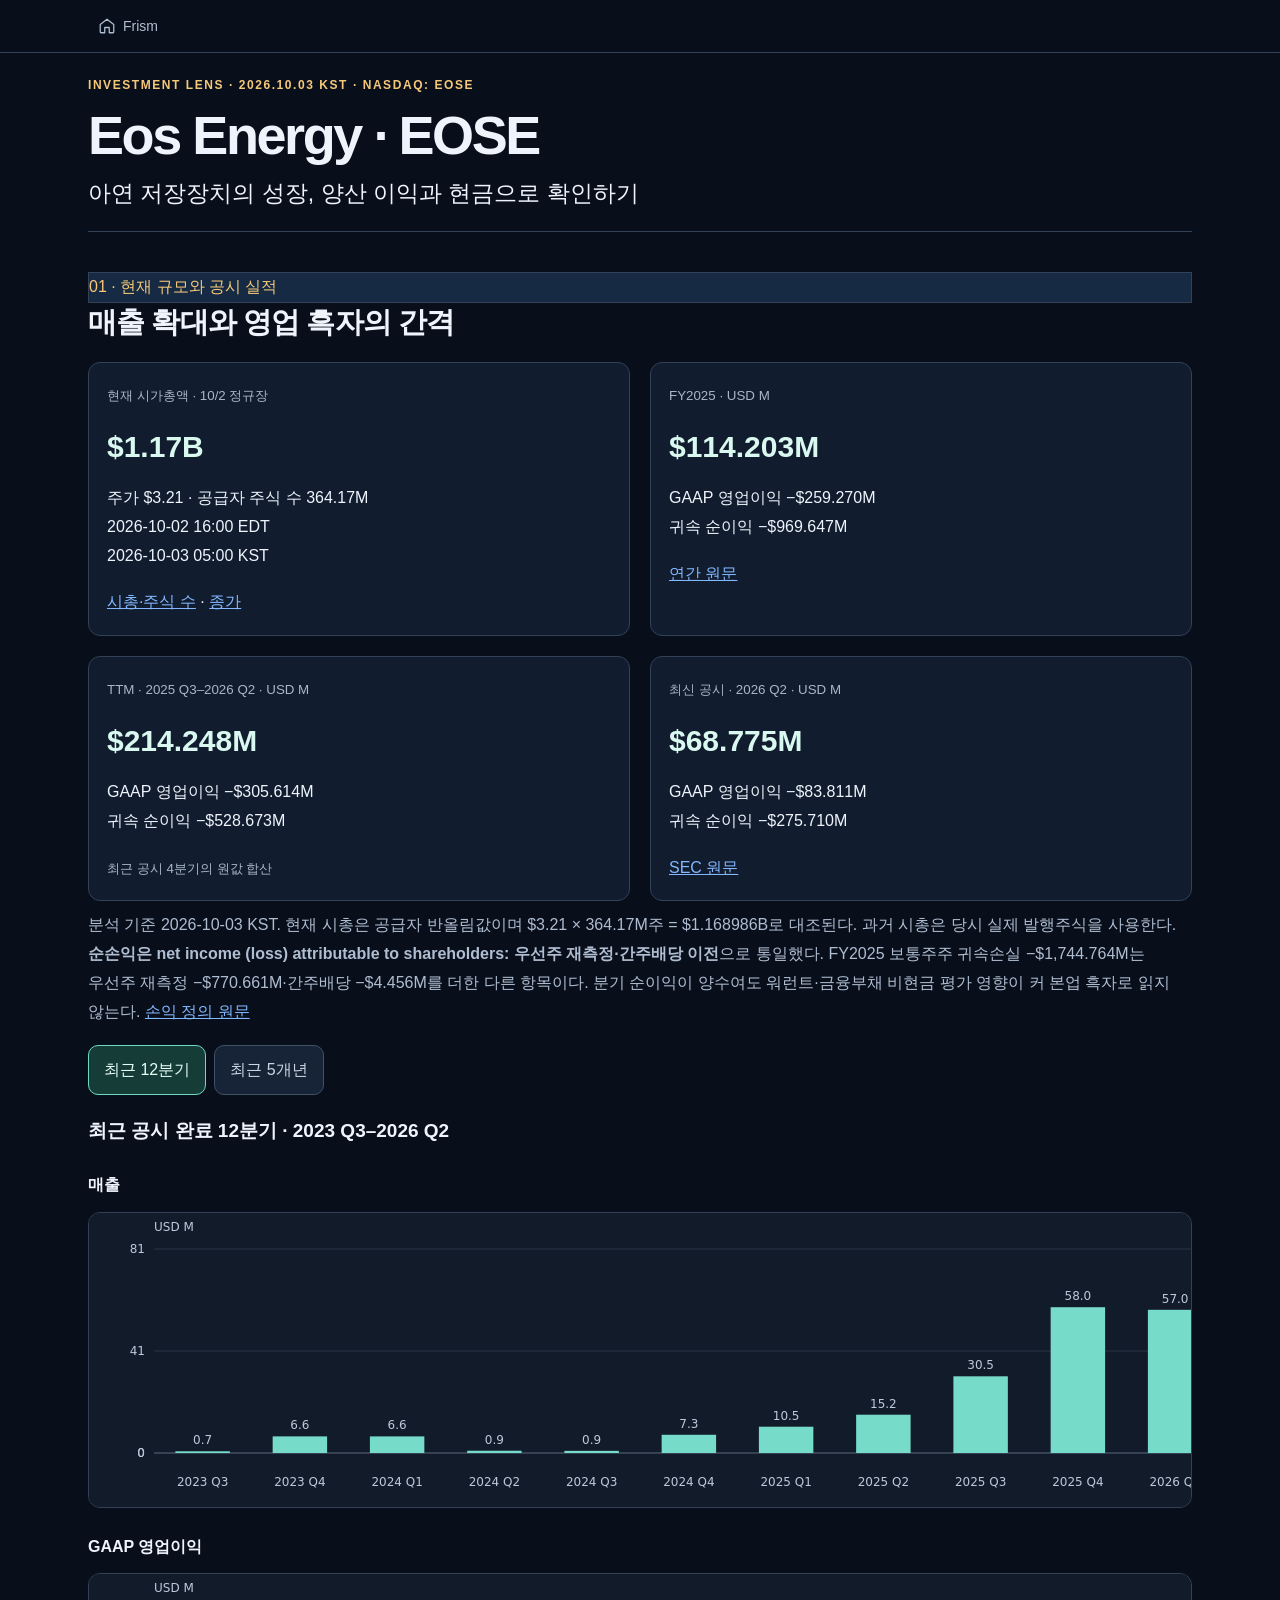
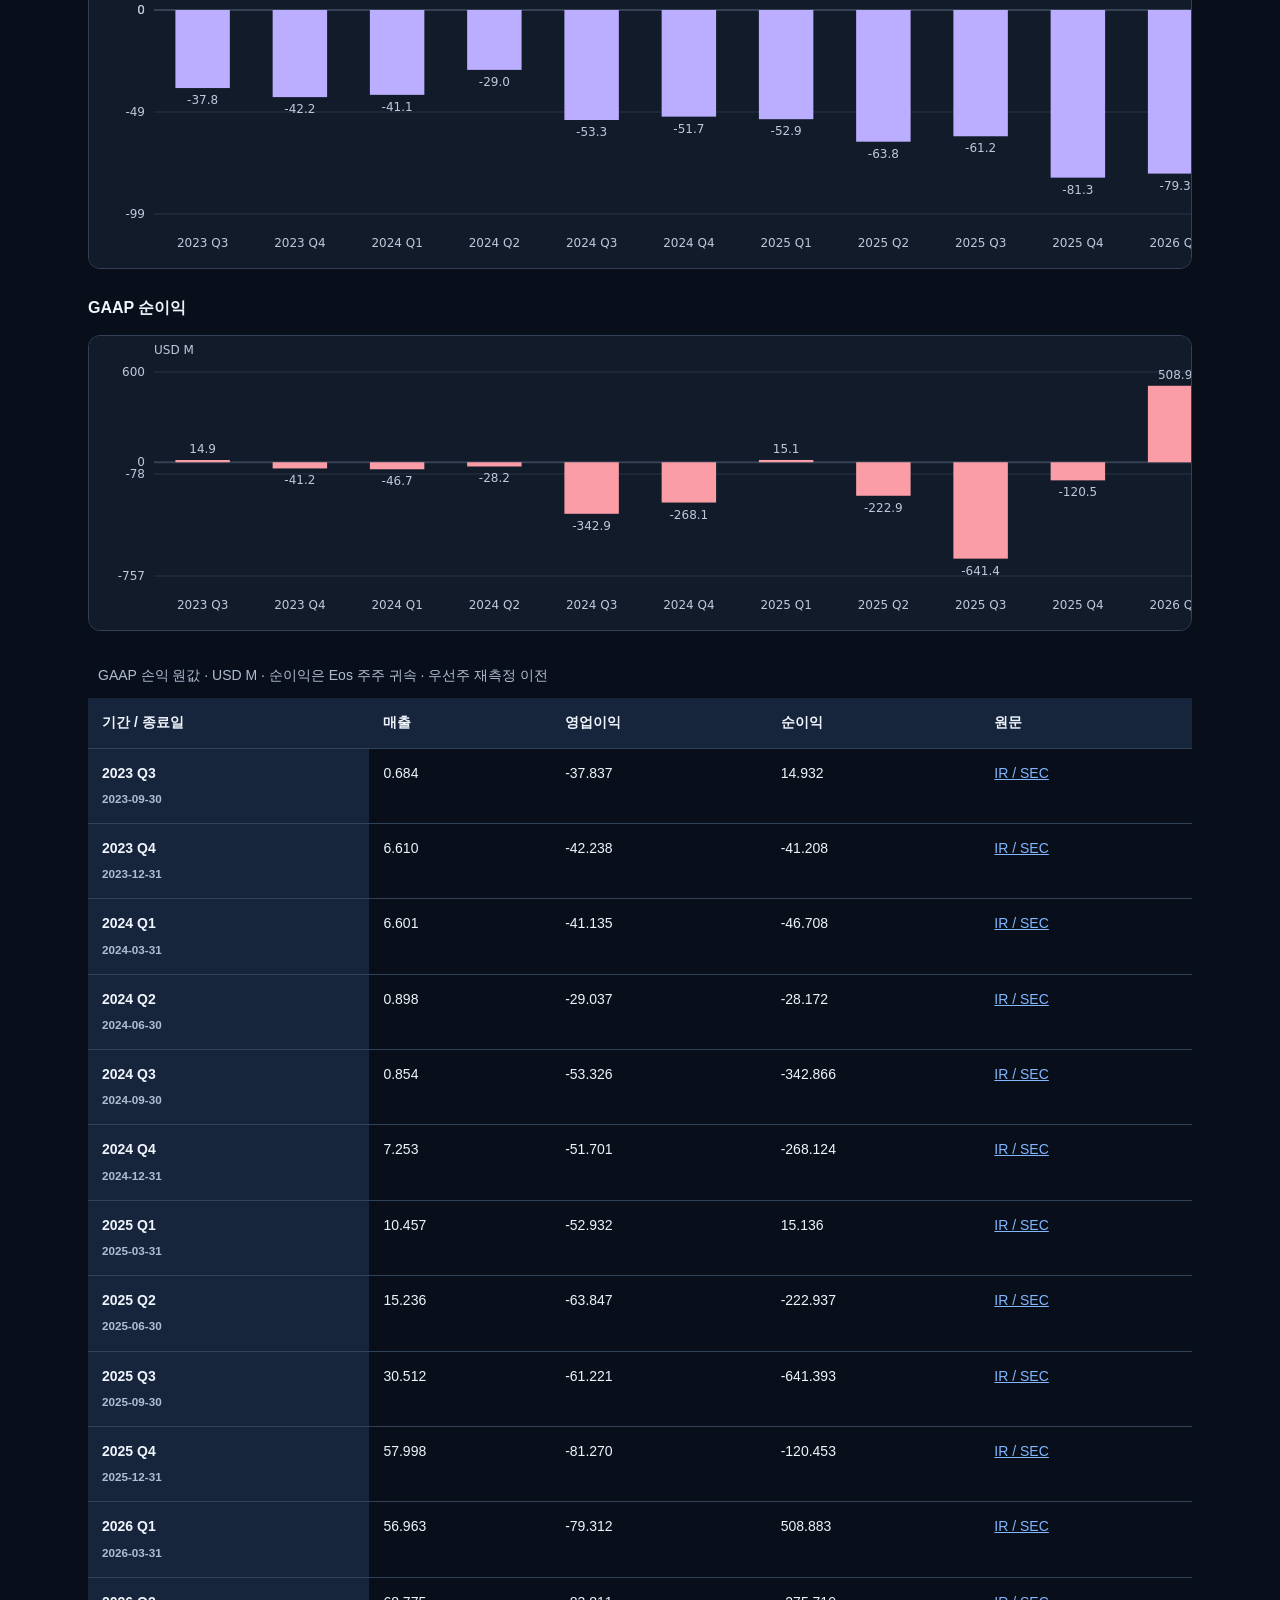
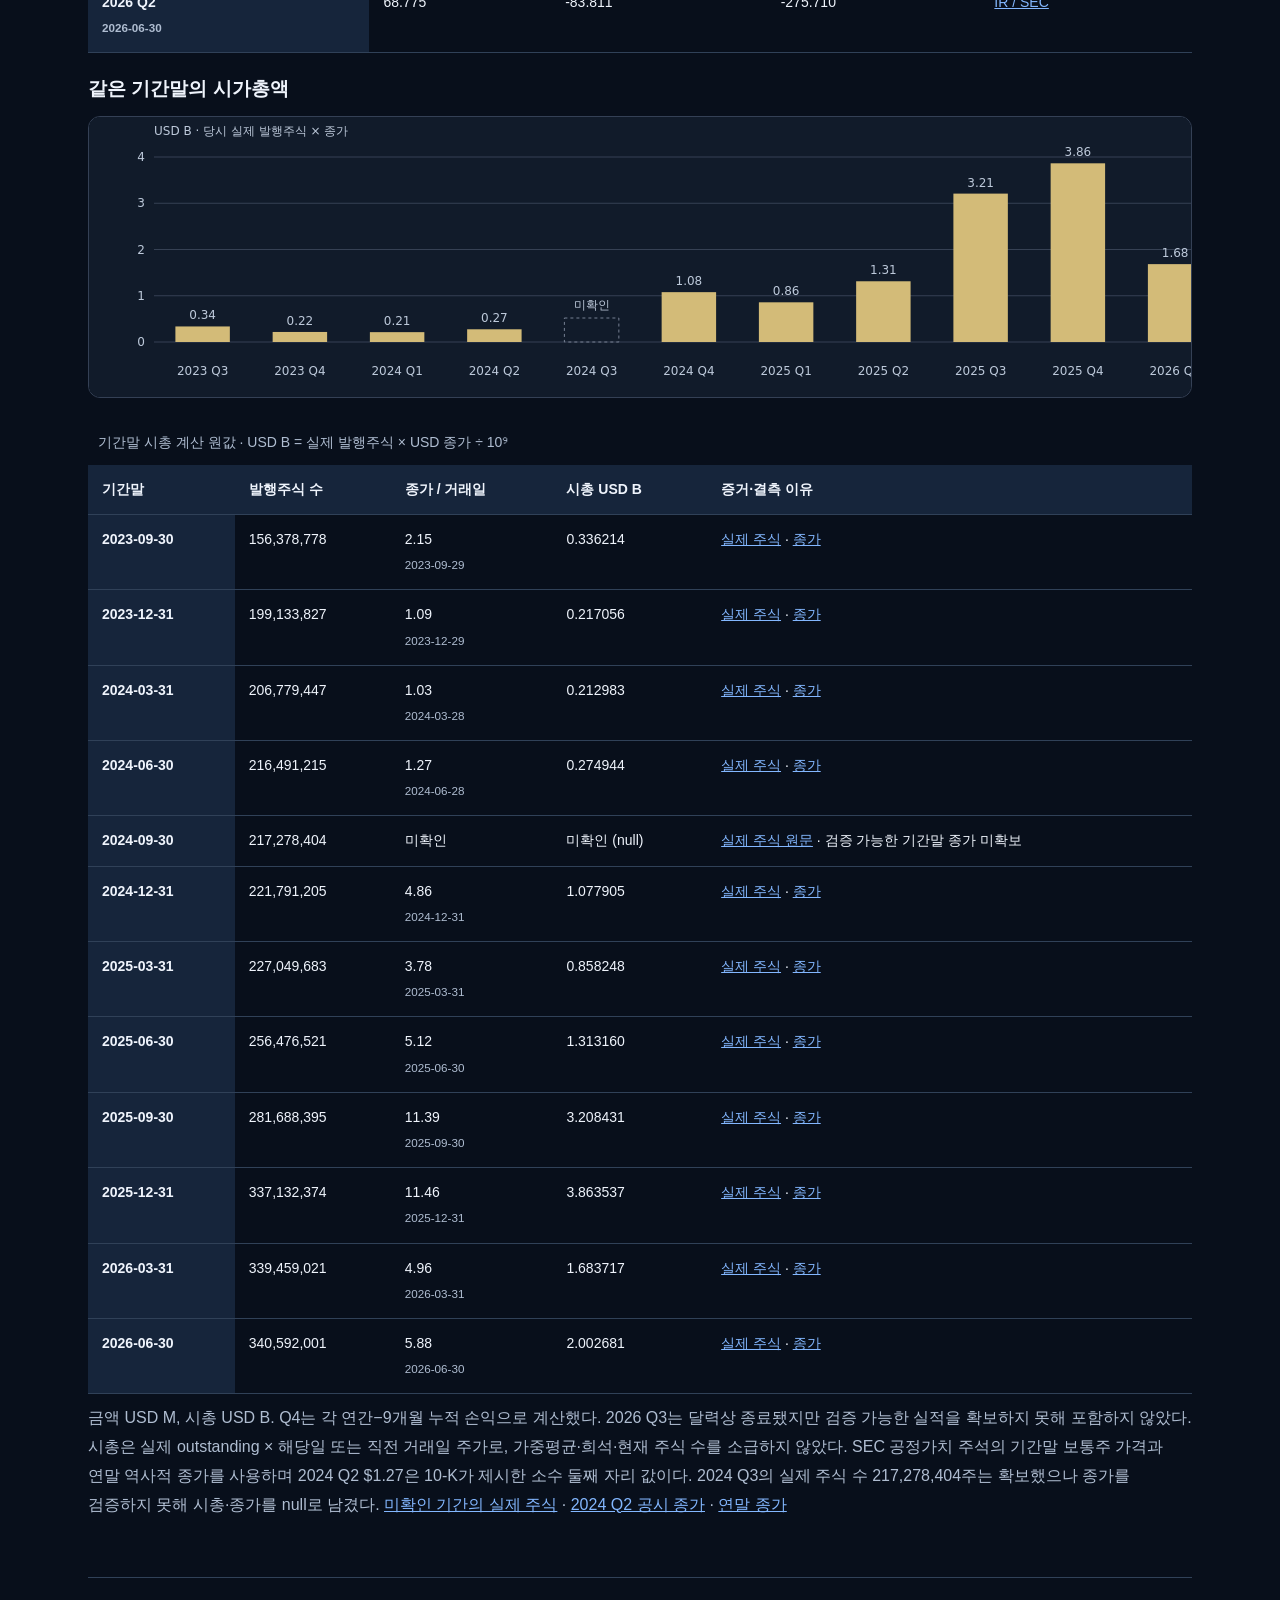
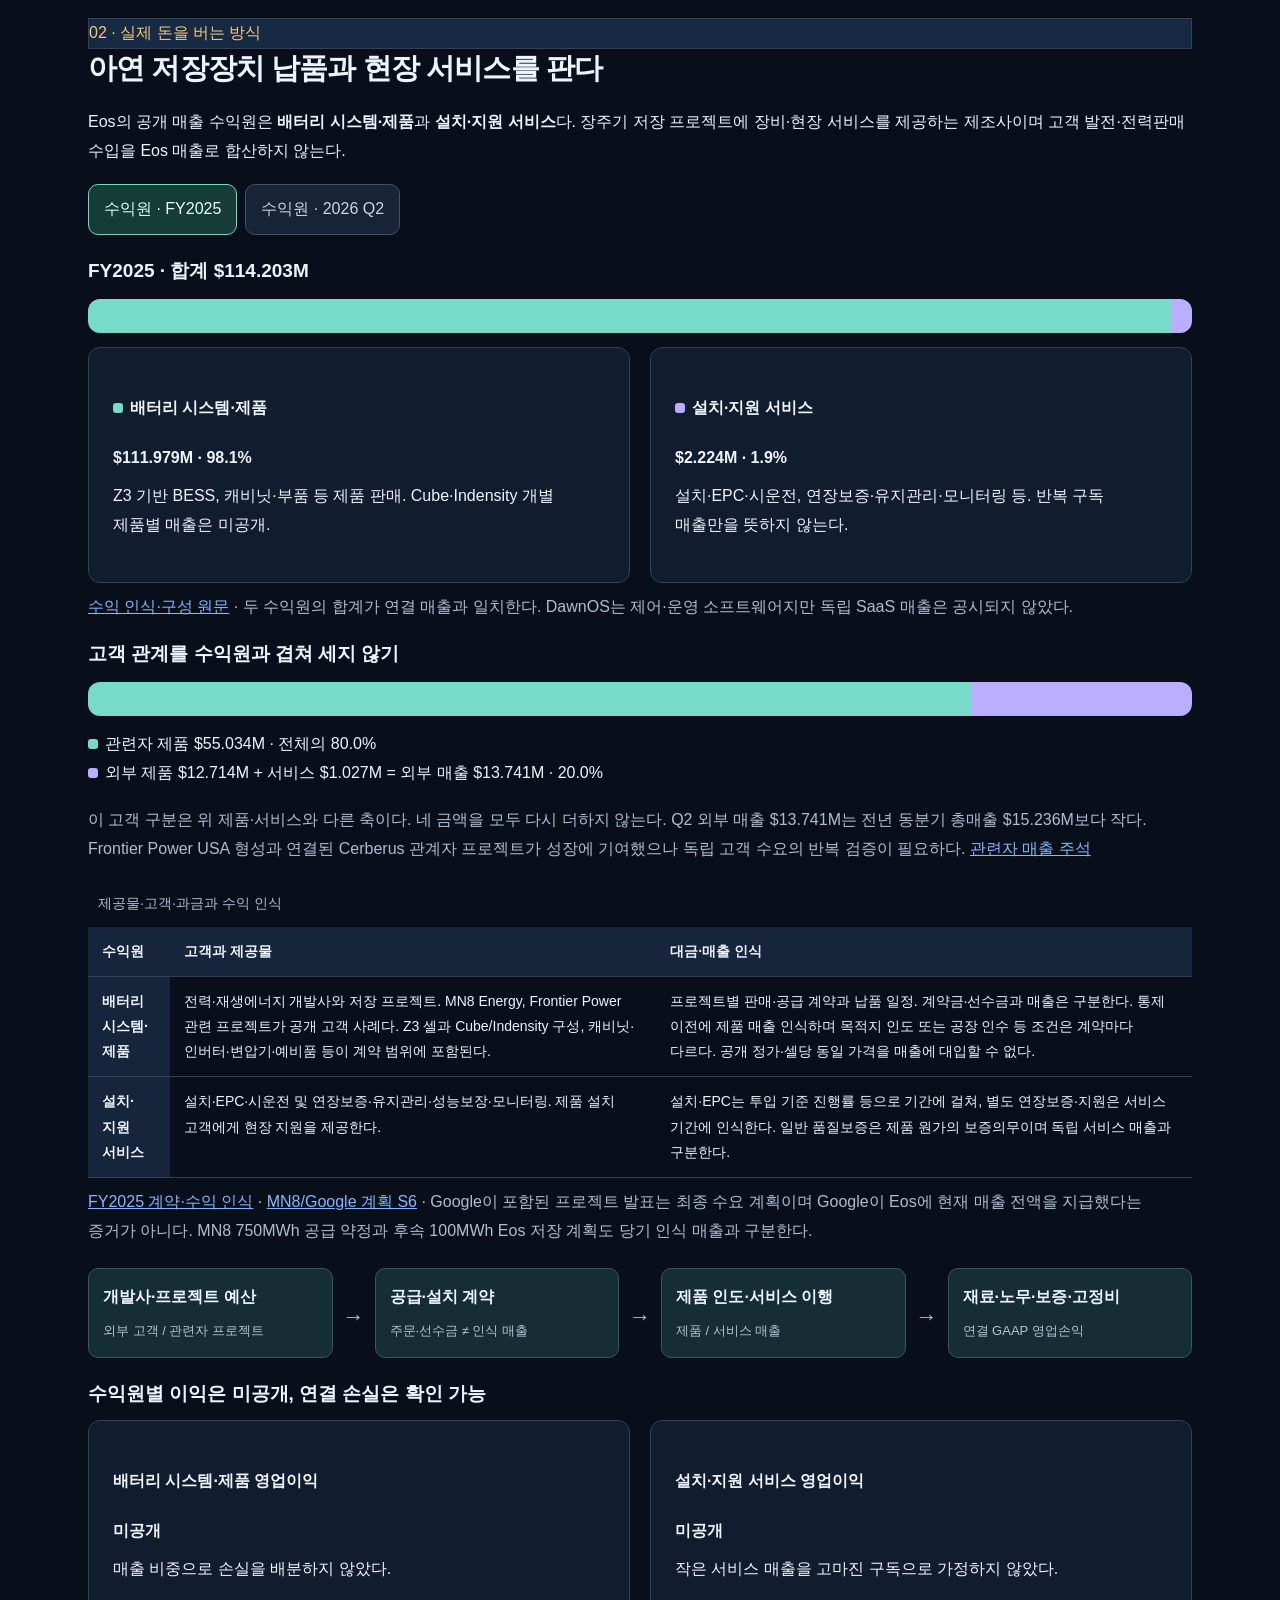
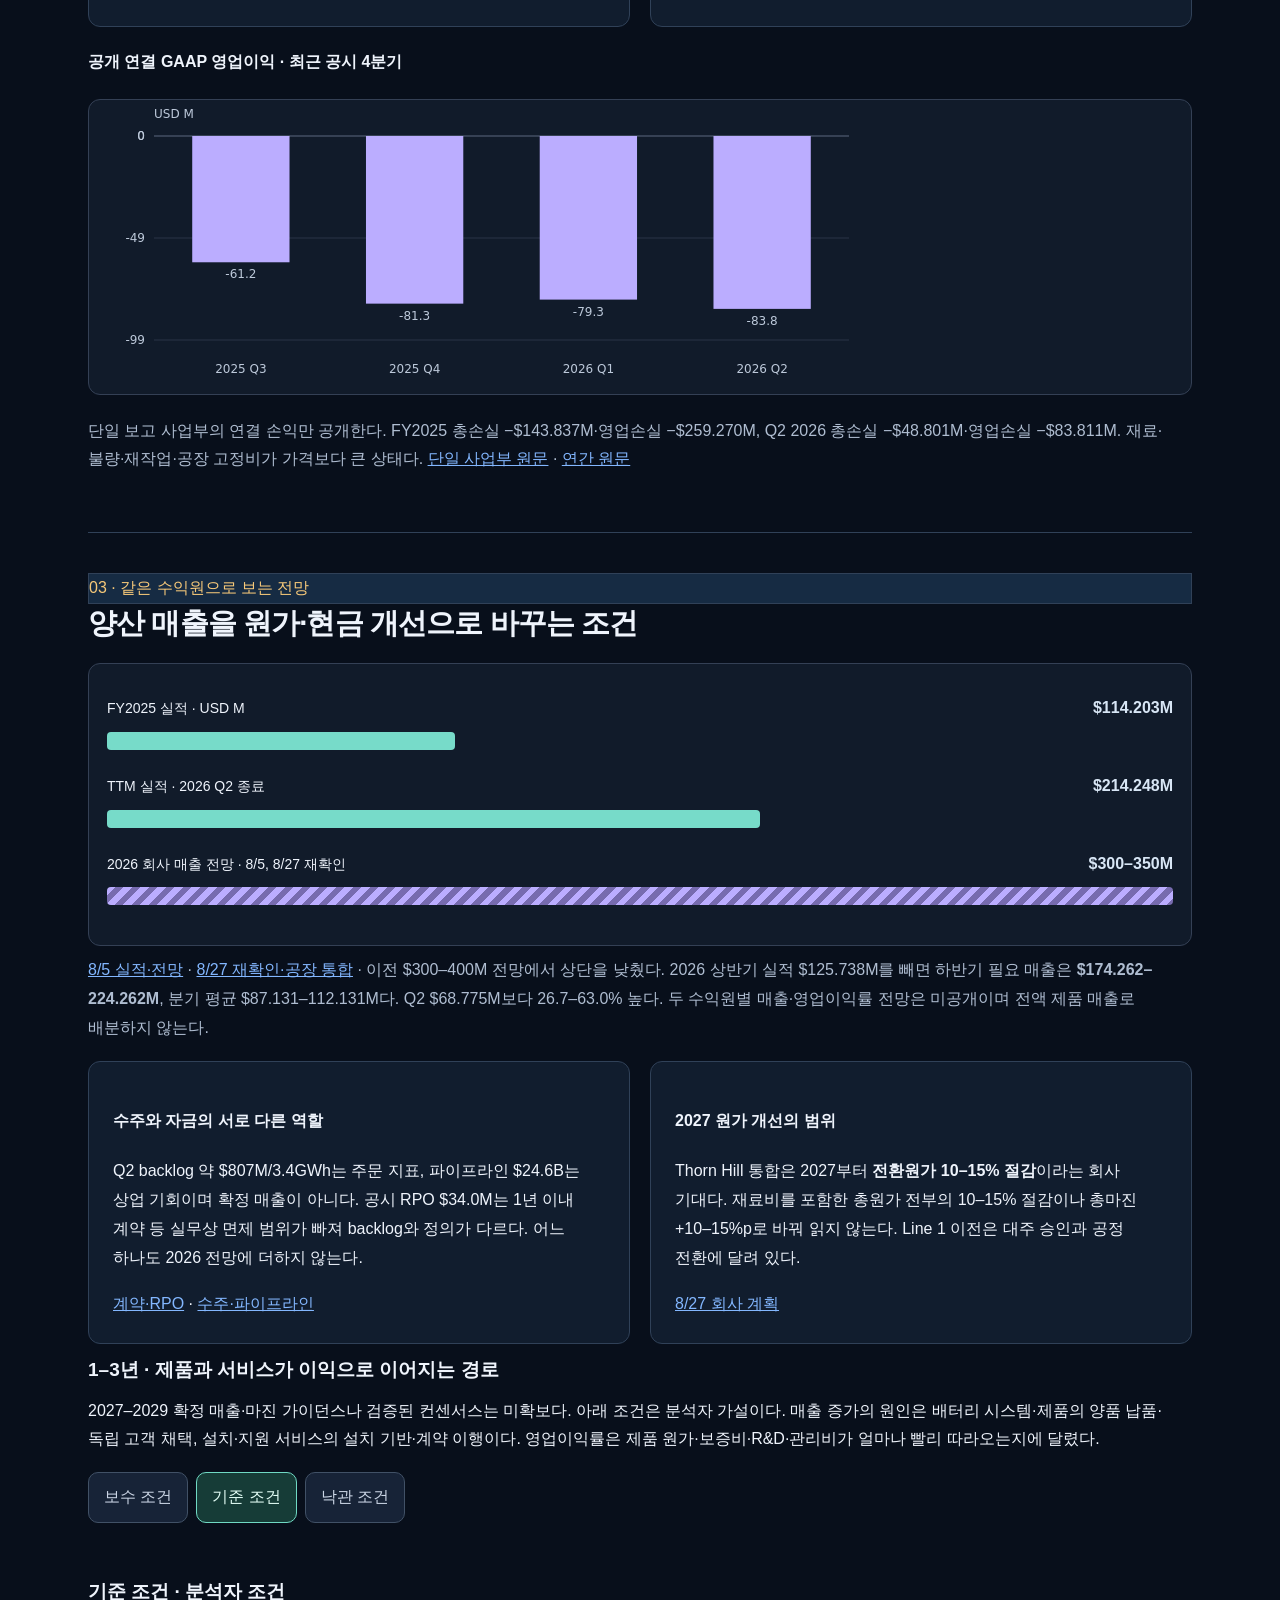
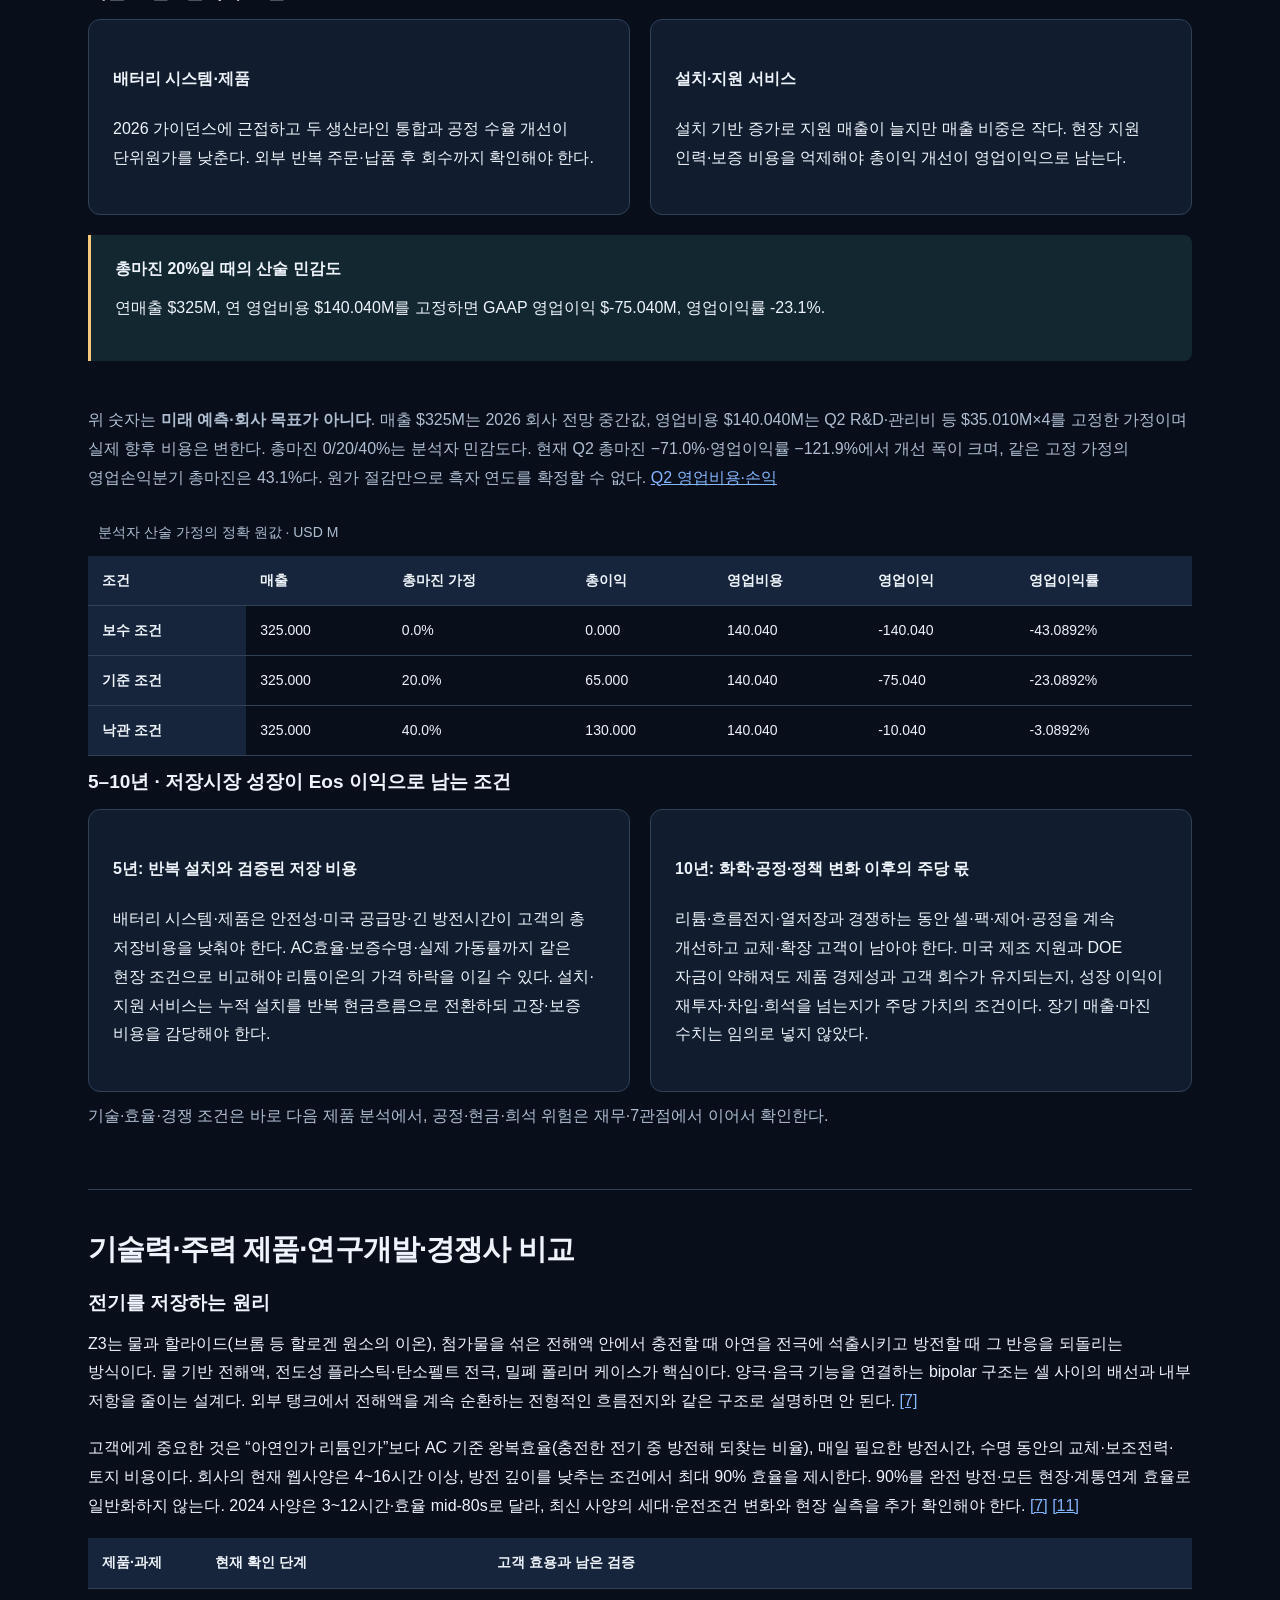
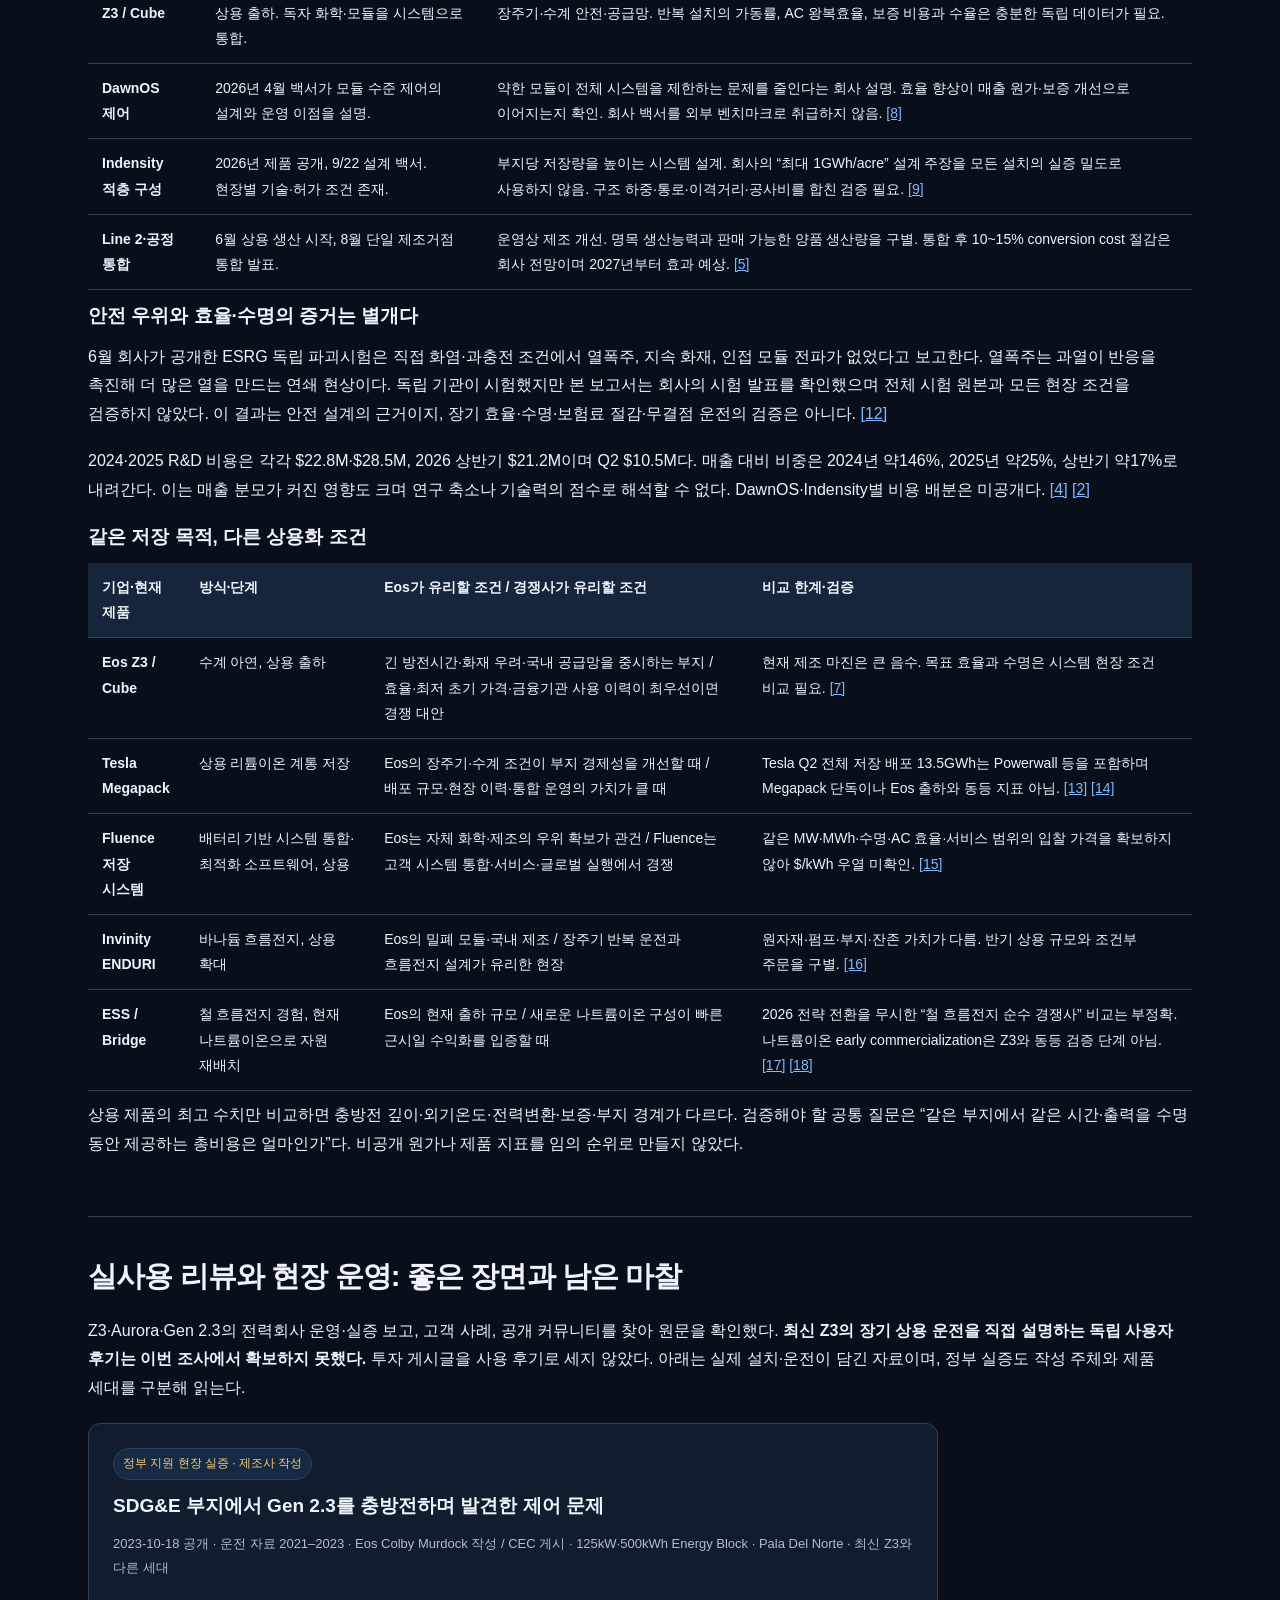
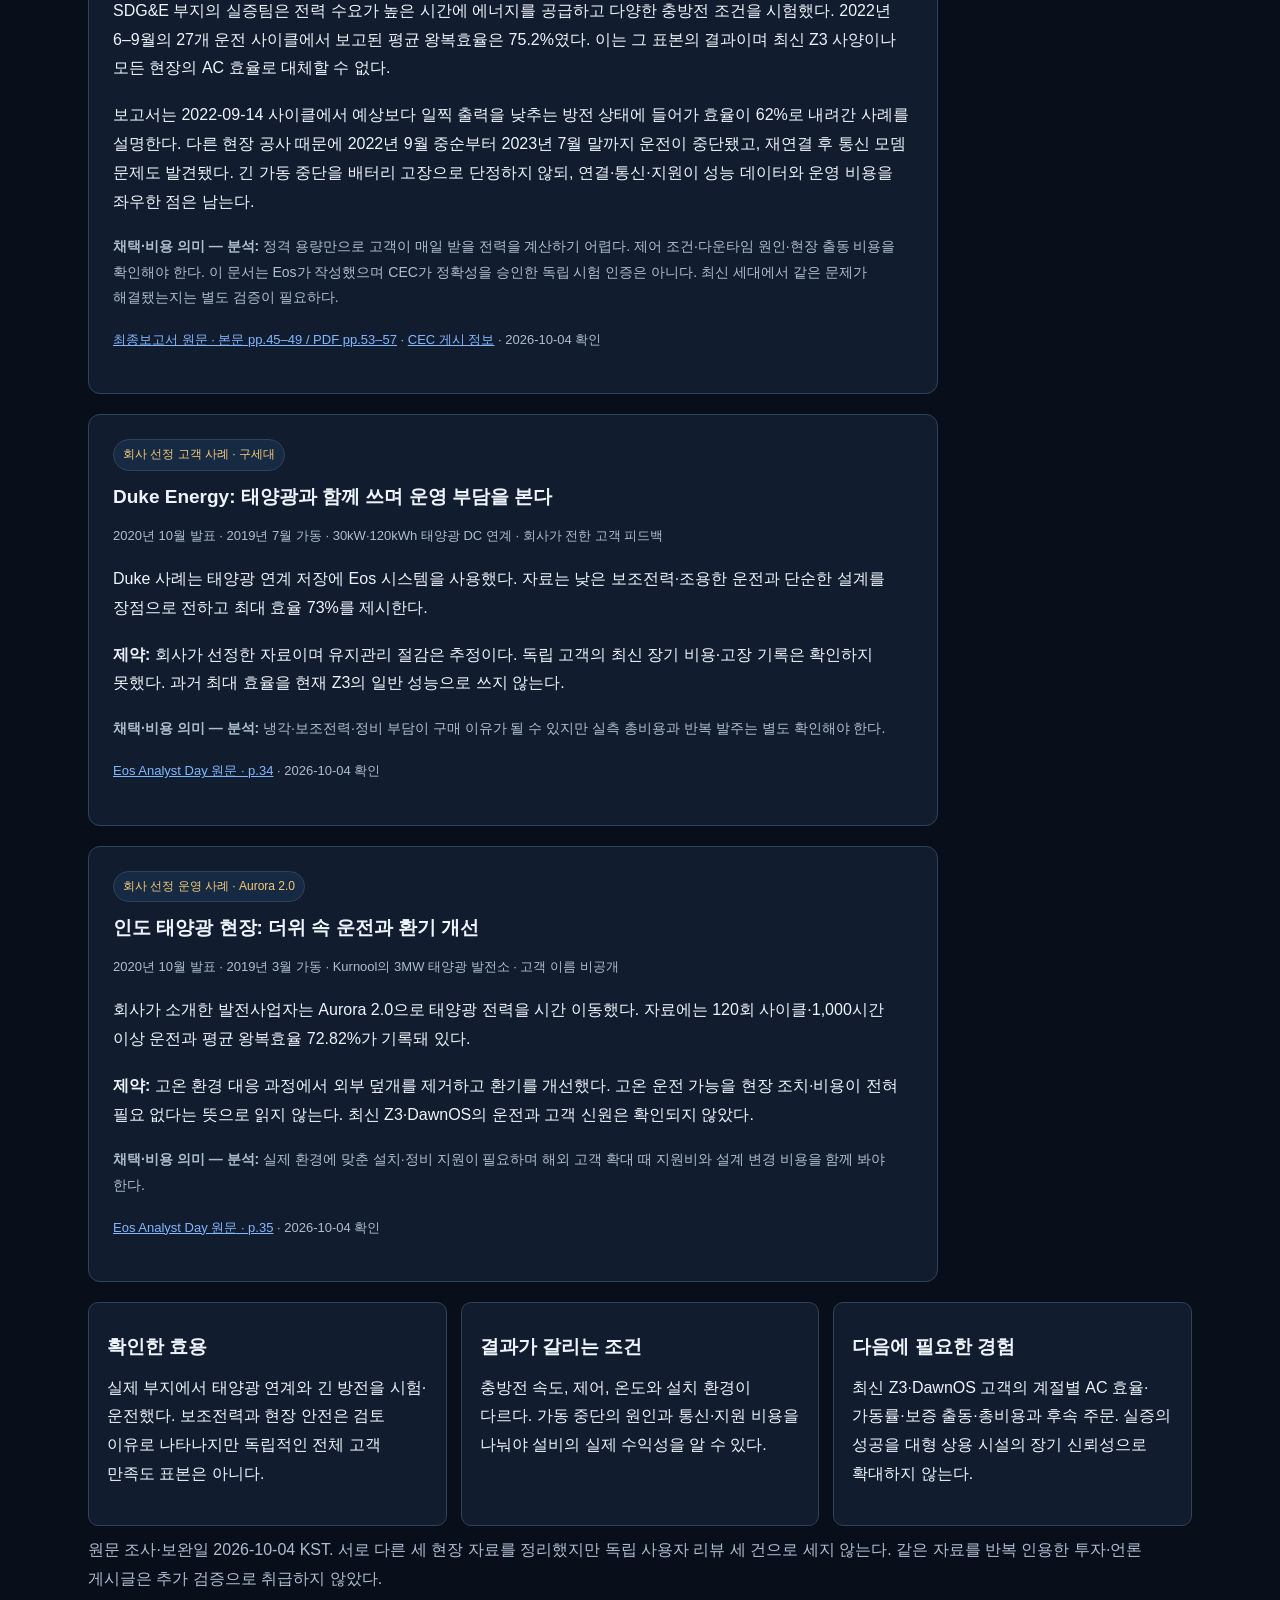
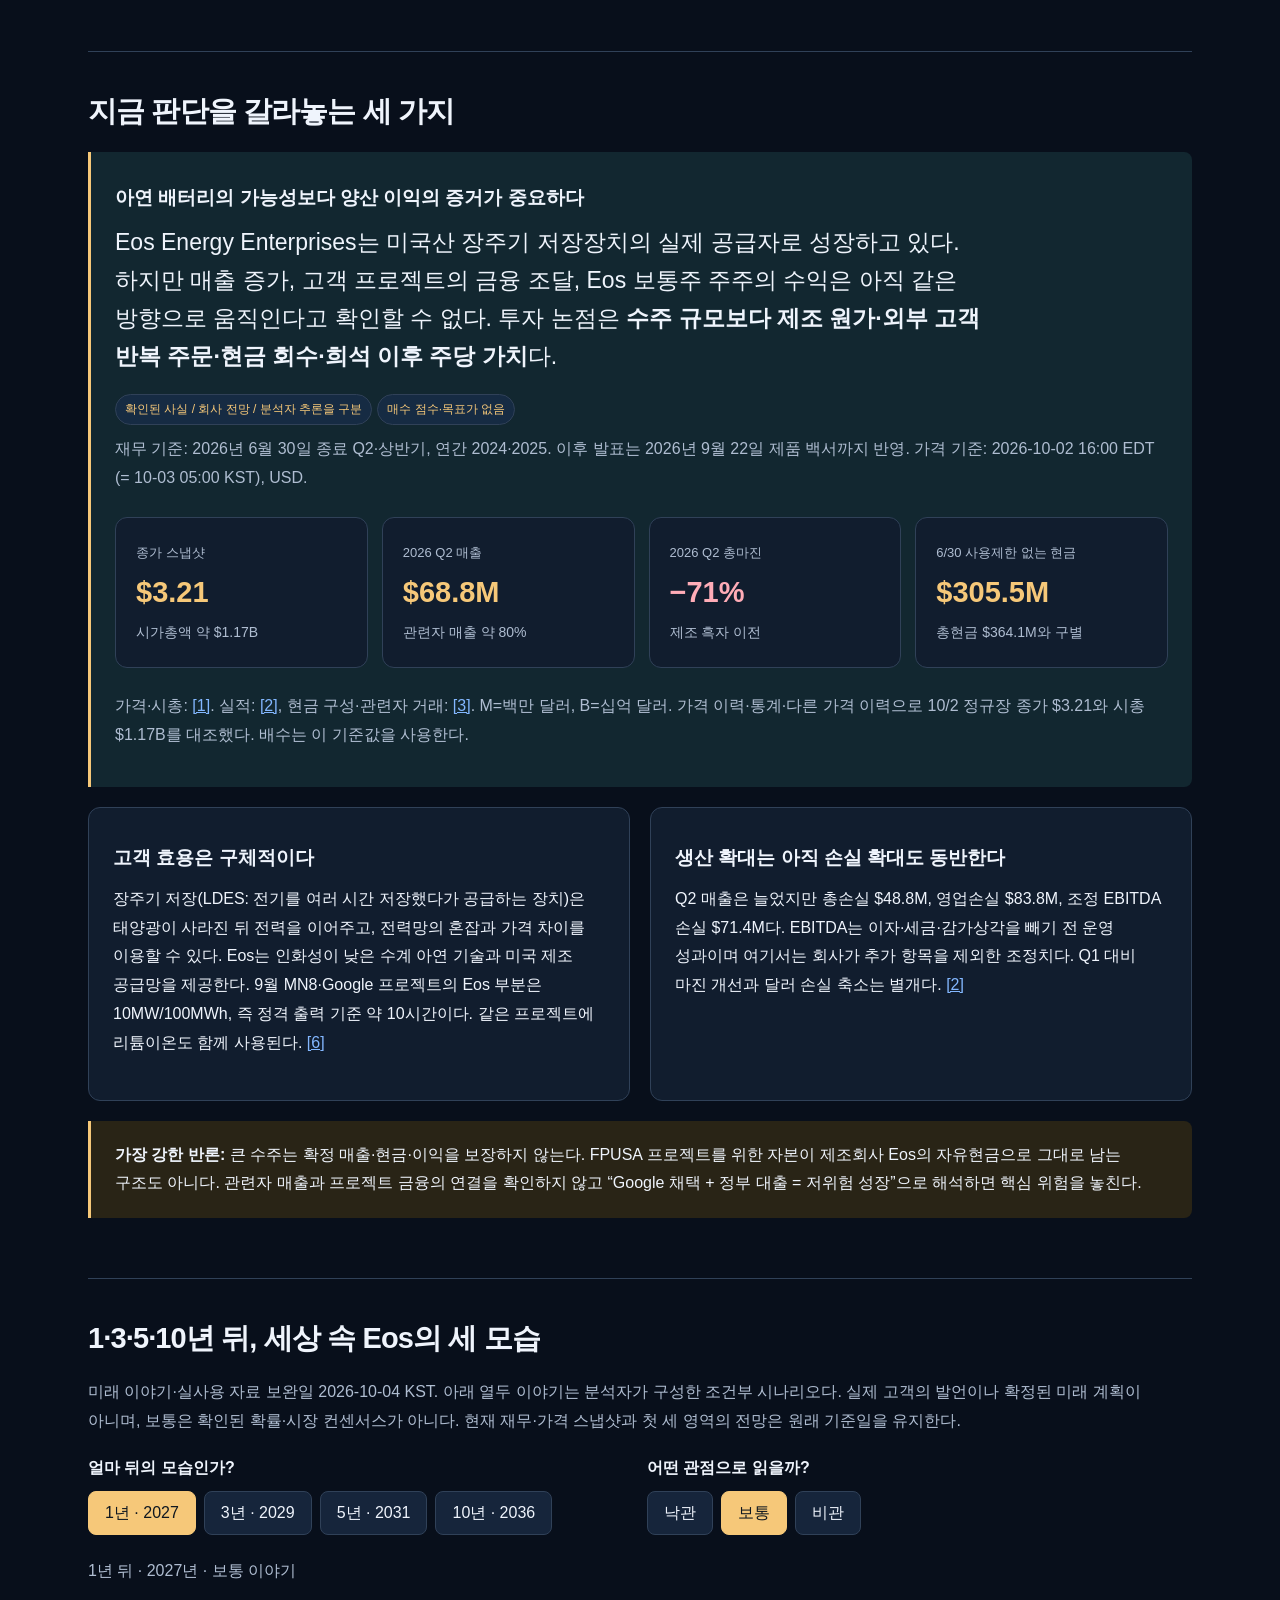
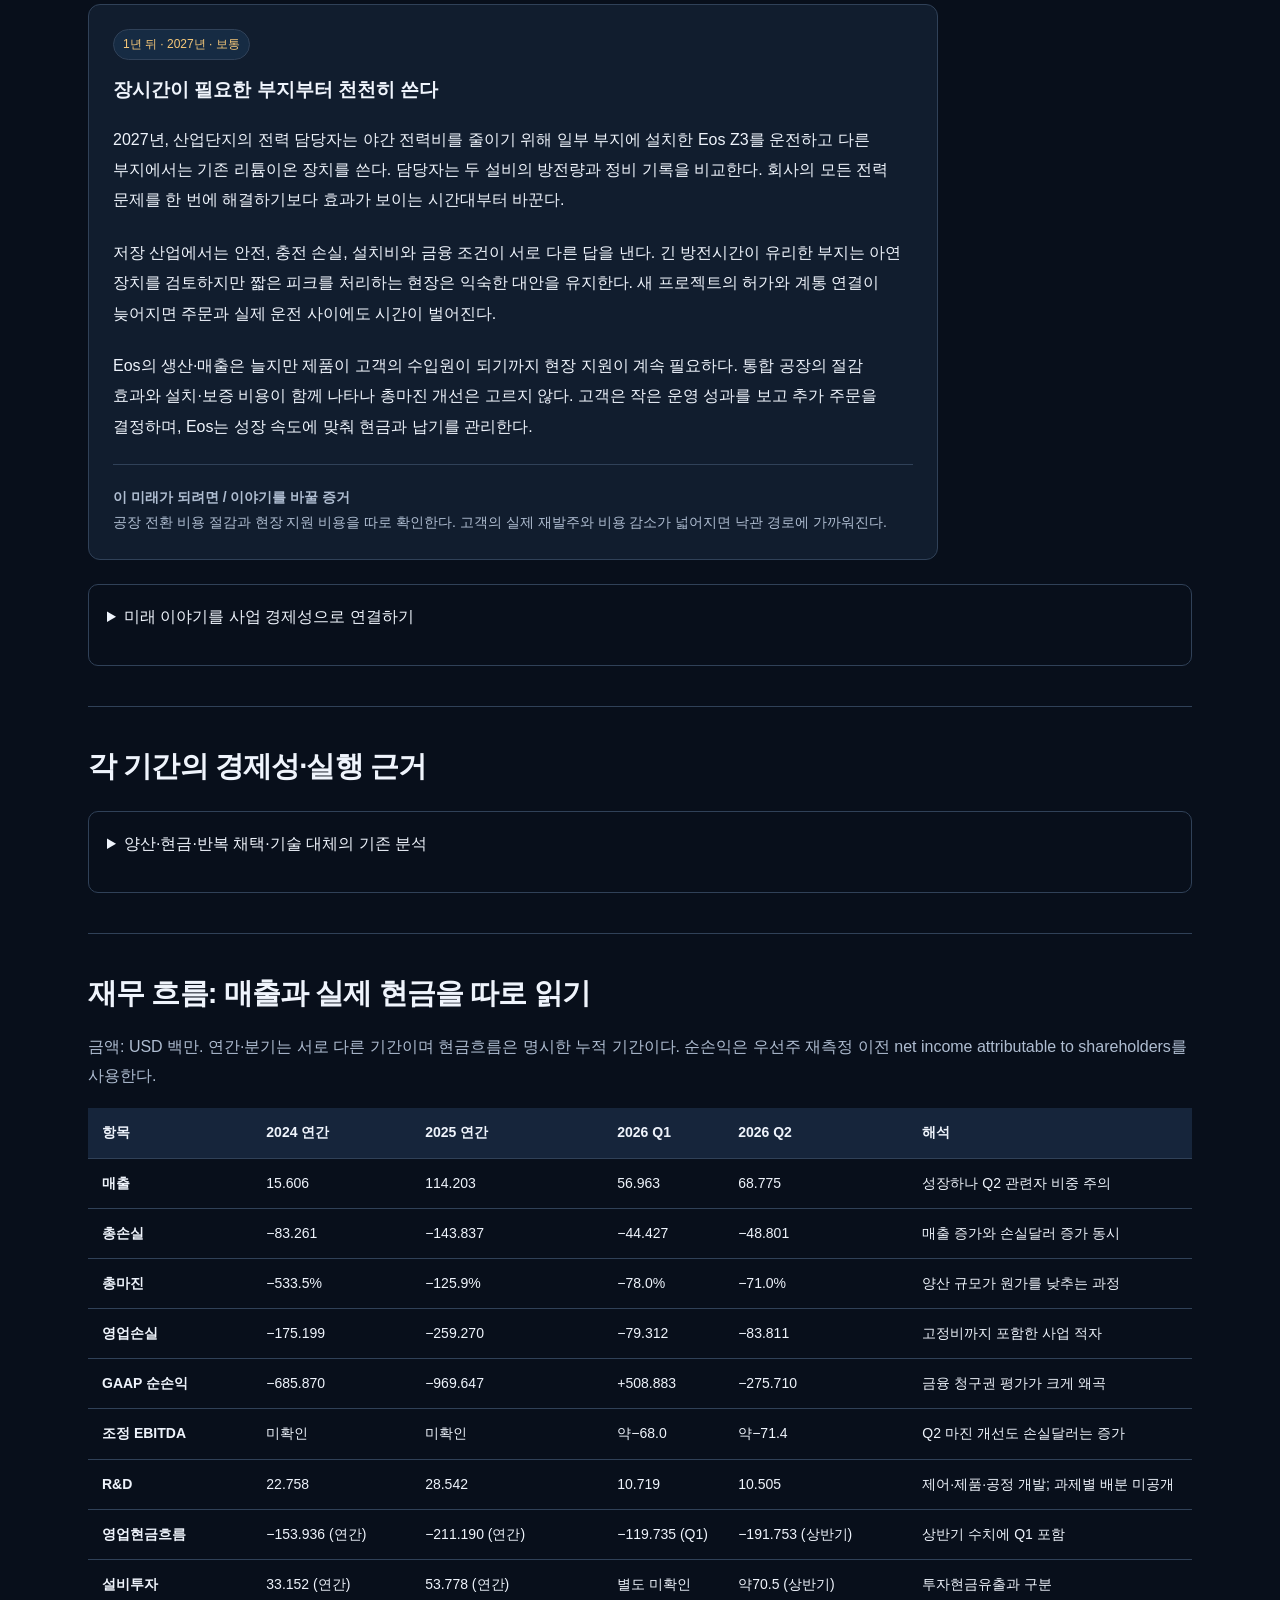
<file: reports/eos-EOSE-2026-10-02.html>
<!DOCTYPE html>

<html lang="ko"><head><meta charset="utf-8"/><meta content="width=device-width,initial-scale=1" name="viewport"/><title>이오스 에너지 (EOSE) · 2026-10-03 · Frism</title><style>
:root{--bg:#f5f4ee;--ink:#162d2c;--muted:#536863;--accent:#087969;--line:#d8dfd6;--red:#a64439}*{box-sizing:border-box}html{scroll-behavior:smooth}body{margin:0;background:var(--bg);color:var(--ink);font-family:-apple-system,BlinkMacSystemFont,"Apple SD Gothic Neo","Malgun Gothic",sans-serif;line-height:1.8}main{max-width:1120px;margin:auto;padding:44px 28px 90px}a{color:var(--accent);overflow-wrap:anywhere}.hero{padding:34px 0;border-bottom:3px solid var(--ink)}.eyebrow{letter-spacing:.15em;font-size:12px;color:var(--accent);font-weight:800}h1{font-size:clamp(32px,5vw,58px);line-height:1.2;margin:14px 0 20px;letter-spacing:-.05em}h2{font-size:28px;line-height:1.35;margin:0 0 20px}h3{font-size:19px;margin:12px 0}p{margin:10px 0 18px}.lead{font-size:20px;max-width:880px}.muted,.source{font-size:13px;color:var(--muted)}.badge{font-size:12px;padding:4px 9px;border:1px solid var(--line);border-radius:20px;display:inline-block;margin-right:5px}.facts{display:grid;grid-template-columns:repeat(4,1fr);gap:14px;margin:26px 0}.card{background:#111d2e;padding:23px;border:1px solid var(--line);border-radius:12px}.card strong.big{font-size:30px;display:block;line-height:1.4}.cards{display:grid;grid-template-columns:1fr 1fr;gap:18px}nav{display:flex;flex-wrap:wrap;gap:8px;margin:26px 0}nav a{padding:5px 12px;background:#111d2e;border-radius:20px;text-decoration:none;font-size:13px}section{margin-top:54px}.note{padding:19px 22px;background:#111d2e;border-left:4px solid var(--accent);border-radius:0 9px 9px 0}.caution{background:#111d2e;border-left-color:var(--red)}.scroll{max-width:100%;overflow:auto}table{width:100%;border-collapse:collapse;font-size:14px;min-width:660px}th,td{text-align:left;vertical-align:top;padding:13px 15px;border-bottom:1px solid var(--line)}th{background:#111d2e}td:first-child{font-weight:700}.negative{color:var(--red)}.flow{display:grid;grid-template-columns:repeat(5,1fr);gap:12px}.flow .card{padding:17px;font-size:14px}.flow b{display:block;font-size:17px}.chart{background:#111d2e;border:1px solid var(--line);padding:22px;border-radius:12px;margin:20px 0}.chart svg{display:block;width:100%;height:auto}.tabbar{display:flex;flex-wrap:wrap;gap:10px;margin-bottom:15px}button{border:1px solid var(--line);border-radius:7px;padding:10px 16px;background:#111d2e;color:var(--ink);font:inherit;cursor:pointer}button[aria-selected=true],button.primary{background:var(--accent);color:var(--ink)}.period[hidden]{display:none}.period{padding:25px;background:#111d2e;border:1px solid var(--line);border-radius:10px}.choice{margin:15px 0;padding:24px;background:#111d2e;border:1px solid var(--line);border-radius:12px}.choice label{display:flex;gap:12px;font-weight:750;font-size:18px;align-items:flex-start}.choice input{margin-top:7px;width:20px;height:20px;flex-shrink:0;accent-color:var(--accent)}.choice p{font-size:15px}.choice textarea,textarea{width:100%;border:1px solid var(--line);border-radius:7px;padding:12px;font:inherit;background:#111d2e;resize:vertical}#summary{min-height:210px}ul{padding-left:23px}.sources li{margin:13px 0}.small{font-size:14px}.divider{border-top:1px solid var(--line);margin:18px 0}.statrow{display:grid;grid-template-columns:2fr 1fr 1fr;gap:9px}.scenario{display:grid;grid-template-columns:repeat(3,1fr);gap:14px}.number{font-size:26px;font-weight:800;color:var(--accent)}@media(max-width:700px){main{padding:20px 17px 60px}.facts,.cards,.scenario{grid-template-columns:1fr 1fr}.flow{grid-template-columns:1fr}.flow .card{display:grid;grid-template-columns:85px 1fr;gap:12px}.lead{font-size:18px}section{margin-top:40px}h2{font-size:24px}.facts .card{padding:16px}.card strong.big{font-size:25px}.statrow{grid-template-columns:1fr}}@media(max-width:400px){.facts,.cards,.scenario{grid-template-columns:1fr}h1{font-size:35px}.chart{padding:12px}.choice{padding:18px}}@media print{body{background:#111d2e;font-size:10pt}main{max-width:none;padding:0}nav,.tabbar,.actions{display:none}.period[hidden]{display:block!important}.period{margin-bottom:16px}section{margin-top:24px}.card,.choice,.period{break-inside:avoid}.scroll{overflow:visible}table{min-width:0;font-size:9pt}a{color:inherit;text-decoration:none}.facts{grid-template-columns:repeat(4,1fr)}textarea{height:auto;min-height:75px}.sources a:after{content:" (" attr(href) ")";font-size:8pt;overflow-wrap:anywhere}h2,h3{break-after:avoid}.print-note{display:block}}
</style><style data-frism-ui="2026-10-02">/* Frism: preserve report data and controls; mobile-first reading layout. */
:root{--bg:#080f1b;--ink:#eff4fc;--muted:#afbdd1;--line:#304158;--paper:#111d2e;--card:#111d2e;--soft:#16253b;--blue:#83b7ff;--red:#ffacb7;--green:#72e2bf;--aqua:#88d7ed;--cyan:#88d7ed;--gold:#f6c879;--warn:#f6c879}
html{color-scheme:dark;scroll-padding-top:64px}
body.frism-report{background:var(--bg);color:var(--ink);font:16px/1.8 -apple-system,BlinkMacSystemFont,"Apple SD Gothic Neo","Malgun Gothic",sans-serif;word-break:keep-all;overflow-wrap:anywhere;margin:0}
.frism-report main,.frism-report main.wrap{max-width:1160px;margin:auto;padding:0 18px 64px;min-width:0}
.frism-report .hero{background:transparent;color:var(--ink);border:0;border-radius:0;padding:34px 0 28px;margin:0;overflow:visible;position:static}
.frism-report .hero:after{content:none}
.frism-report .hero>div{max-width:none;margin:0}
.frism-report h1,.frism-report .hero h1{font-size:clamp(40px,6vw,66px);line-height:1.05;letter-spacing:-.045em;margin:14px 0 24px;overflow-wrap:anywhere}
.frism-report h1 span{display:block;font-size:.45em;line-height:1.5;letter-spacing:-.025em;color:var(--muted);margin-top:16px}
.frism-report h1 em{font-style:normal;color:var(--accent);font-size:.65em;line-height:1.35;display:block;margin-top:16px}
.frism-report h2,.frism-report .section h2{font-size:25px;line-height:1.35;letter-spacing:-.03em;margin:0 0 20px}
.frism-report .hero h2{font-size:23px;line-height:1.5;max-width:900px}
.frism-report h3,.frism-report .section h3{font-size:19px;line-height:1.5}
.frism-report .lead,.frism-report .lede,.frism-report .intro,.frism-report .hero>p:first-of-type{font-size:21px;line-height:1.65;color:var(--ink);max-width:900px}
.frism-report .hero p.meta,.frism-report .hero p.muted,.frism-report .hero p.small{font-size:13px;color:var(--muted)}
.frism-report p{font-size:16px;line-height:1.8}
.frism-report a{color:var(--blue);overflow-wrap:anywhere}
.frism-report .eyebrow{color:var(--accent);font-size:12px;letter-spacing:.13em}
.frism-report small,.frism-report .small,.frism-report .muted,.frism-report .source,.frism-report .caption,.frism-report .meta,.frism-report .sourcesmall,.frism-report .chart-caption,.frism-report .chart-label{color:var(--muted)}
.frism-report section,.frism-report section.section{background:transparent;border:0;border-top:1px solid var(--line);border-radius:0;margin:0;padding:30px 0;scroll-margin-top:70px;min-width:0}
.frism-report section.hero{border:0;padding:34px 0 28px}
.frism-report .grid,.frism-report .two,.frism-report .cards,.frism-report .techgrid,.frism-report .charts,.frism-report .split,.frism-report .scenario,.frism-report .source-list{display:grid;grid-template-columns:minmax(0,1fr);gap:20px;min-width:0}
.frism-report .sources,.frism-report .source-list{font-size:14px}
.frism-report .card,.frism-report .cards>article,.frism-report .techgrid>article,.frism-report .two>article,.frism-report .charts>article,.frism-report .candidate,.frism-report .opinion,.frism-report .choice,.frism-report .view,.frism-report .viewcard,.frism-report .check-card,.frism-report .perspective{background:var(--paper);border:1px solid var(--line);border-radius:12px;padding:20px;min-width:0}
.frism-report .card p,.frism-report .opinion p,.frism-report .choice p,.frism-report .viewcard p,.frism-report .perspective p{font-size:16px}
.frism-report .metrics,.frism-report .facts,.frism-report .stats,.frism-report .kpis,.frism-report .frism-stats{display:grid;grid-template-columns:repeat(2,minmax(0,1fr));gap:10px;margin:24px 0;min-width:0}
.frism-report .metric,.frism-report .stat,.frism-report .facts>.card,.frism-report .kpis>.card,.frism-report .frism-stats>article,.frism-report .metrics>div{background:var(--paper);padding:14px;border:1px solid var(--line);border-radius:12px;min-width:0;text-align:left}
.frism-report .metric strong,.frism-report .stat strong,.frism-report .card strong.big,.frism-report .kpi strong,.frism-report .cards.frism-stats b,.frism-report .metrics b{display:block;font-size:25px;line-height:1.35;color:var(--accent);font-variant-numeric:tabular-nums;margin:6px 0;overflow-wrap:anywhere}
.frism-report .stat span,.frism-report .stat small,.frism-report .metric span,.frism-report .metrics span{color:var(--muted);font-size:13px}
.frism-report .note,.frism-report .notice,.frism-report .callout{background:#122730;border-left:3px solid var(--accent);padding:20px 24px;margin:20px 0;border-radius:0 8px 8px 0;overflow-wrap:anywhere}
.frism-report .caution,.frism-report .risk,.frism-report .warning,.frism-report .warn,.frism-report .callout.warn{background:#292416;border-color:var(--gold)}
.frism-report .negative,.frism-report .neg{color:var(--red)!important}
.frism-report .badge,.frism-report .tag,.frism-report .pill{background:#162b43;color:var(--accent);border:1px solid var(--line)}
.frism-report .assumption,.frism-report .assume,.frism-report .infer{background:#292416;color:var(--gold)}
.frism-report .flow,.frism-report .logic,.frism-report .stage{display:grid;grid-template-columns:minmax(0,1fr);gap:12px;align-items:stretch}
.frism-report .flow>div,.frism-report .logic>div,.frism-report .stage>div{min-width:0;min-height:0;background:var(--paper);color:var(--ink);border:1px solid var(--line);padding:18px;border-radius:10px;font-size:16px}
.frism-report .flow .card{display:block}
.frism-report .flow>span,.frism-report .flow>i{text-align:center;transform:rotate(90deg);justify-self:center}
.frism-report .timeline{display:grid;grid-template-columns:repeat(2,minmax(0,1fr));gap:12px}
.frism-report .timeline>div{min-width:0;background:var(--paper);padding:14px;border-color:var(--line)}
.frism-report .timeline span{color:var(--muted)}
.frism-report .period,.frism-report .horizon,.frism-report .panel,.frism-report .scenario,.frism-report .result,.frism-report .calc-result,.frism-report .print-story{background:var(--paper);border-color:var(--line);color:var(--ink);padding:20px;border-radius:12px;min-width:0}
.frism-report .opinion:has(input:checked),.frism-report .perspective:has(input:checked),.frism-report .view:has(input:checked),.frism-report .viewcard.selected{background:#142a35;border-color:var(--accent)}
.frism-report .controls,.frism-report .calculator{grid-template-columns:repeat(2,minmax(0,1fr));gap:14px;min-width:0}
.frism-report button{min-height:44px;max-width:100%;font:inherit;line-height:1.45;padding:9px 16px;border:1px solid var(--line);border-radius:8px;background:#16253b;color:var(--ink);cursor:pointer;transition:background-color 150ms,border-color 150ms}
.frism-report button:hover{background:#243b59;border-color:var(--blue)}
.frism-report button[aria-pressed=true],.frism-report button[aria-selected=true],.frism-report button.active,.frism-report button.primary{background:var(--accent);color:#080f1b;border-color:var(--accent)}
.frism-report input,.frism-report textarea,.frism-report select{font:inherit;accent-color:var(--accent);color:var(--ink)}
.frism-report textarea,.frism-report select,.frism-report input:not([type=checkbox]):not([type=range]){background:#0a1525;border:1px solid var(--line);border-radius:7px;padding:10px;min-height:44px;max-width:100%}
.frism-report textarea{width:100%;font-size:16px}
.frism-report input[type=range]{min-height:44px;width:100%}
.frism-report input[type=checkbox]{width:20px;height:20px;flex:none}
.frism-report .view label,.frism-report .choice label,.frism-report .candidate label,.frism-report .opinion label,.frism-report .perspective label{min-height:44px}
.frism-report :focus-visible{outline:3px solid #83b7ff;outline-offset:3px}
.frism-report .table-wrap,.frism-report .tablewrap,.frism-report .table-scroll,.frism-report .scroll{max-width:100%;overflow-x:auto;border-color:var(--line)}
.frism-report table{min-width:640px;font-size:14px}
.frism-report th,.frism-report td{padding:12px 14px;border-color:var(--line)}
.frism-report th{background:#16253b;color:var(--ink)}
.frism-report .chart:not(svg),.frism-report .chart-box{background:var(--paper);border:1px solid var(--line);border-radius:12px;padding:14px;min-width:0}
.frism-report svg text{fill:var(--ink)}
.frism-report svg text.dark{fill:#080f1b}
.frism-report .chart text{fill:var(--muted)}
.frism-report .chart text.val{fill:var(--ink)}
.frism-report svg{max-width:100%}
.frism-report footer,.frism-report .footer,.frism-report .foot{color:var(--muted);font-size:13px}
.frism-report .site-header{padding:4px 0;background:var(--bg);color:var(--ink);border:0;border-bottom:1px solid var(--line)}
.frism-report .site-header>.site-header-inner{padding:0 18px;margin:auto;max-width:1160px}
.frism-report .site-header .home-link{color:var(--muted);font-size:14px;line-height:1;letter-spacing:0}
.frism-report .home-link svg{display:inline-block;width:18px;height:18px}
@media(min-width:701px){
.frism-report main,.frism-report main.wrap{padding:0 28px 80px}
.frism-report .hero,.frism-report section.hero{padding:56px 0 36px}
.frism-report h2,.frism-report .section h2{font-size:29px}
.frism-report .lead,.frism-report .lede,.frism-report .intro,.frism-report .hero>p:first-of-type{font-size:23px}
.frism-report section,.frism-report section.section{padding:40px 0}
.frism-report .grid,.frism-report .two,.frism-report .cards,.frism-report .techgrid,.frism-report .charts,.frism-report .split,.frism-report .scenario,.frism-report .source-list{grid-template-columns:repeat(2,minmax(0,1fr))}
.frism-report .card,.frism-report .candidate,.frism-report .choice,.frism-report .view,.frism-report .viewcard,.frism-report .check-card,.frism-report .perspective{padding:24px}
.frism-report .metrics,.frism-report .facts,.frism-report .stats,.frism-report .kpis,.frism-report .frism-stats{grid-template-columns:repeat(4,minmax(0,1fr));gap:14px}
.frism-report .metric,.frism-report .stat,.frism-report .facts>.card,.frism-report .kpis>.card,.frism-report .frism-stats>article,.frism-report .metrics>div{padding:20px}
.frism-report .metric strong,.frism-report .stat strong,.frism-report .card strong.big,.frism-report .kpi strong,.frism-report .cards.frism-stats b,.frism-report .metrics b{font-size:29px}
.frism-report .flow,.frism-report .logic,.frism-report .stage{grid-template-columns:repeat(3,minmax(0,1fr))}
.frism-report .flow>span,.frism-report .flow>i{display:none}
.frism-report .timeline{grid-template-columns:repeat(4,minmax(0,1fr))}
.frism-report .site-header>.site-header-inner{padding:0 28px}
}
@media(max-width:350px){
.frism-report main,.frism-report main.wrap,.frism-report .site-header>.site-header-inner{padding-left:14px;padding-right:14px}
.frism-report .metric strong,.frism-report .stat strong,.frism-report .card strong.big,.frism-report .kpi strong,.frism-report .cards.frism-stats b,.frism-report .metrics b{font-size:22px}
.frism-report .controls,.frism-report .calculator{grid-template-columns:minmax(0,1fr)}
.frism-report .card,.frism-report .choice,.frism-report .view,.frism-report .viewcard,.frism-report .check-card,.frism-report .perspective{padding:18px}
}
@media(prefers-reduced-motion:reduce){html{scroll-behavior:auto}.frism-report *{transition:none!important;animation:none!important}}
@media print{
html{color-scheme:light}
body.frism-report{background:white;color:#111;font-size:11pt}
.frism-report main,.frism-report main.wrap{padding:0;max-width:none}
.frism-report .site-header,.frism-report button,.frism-report .tabs,.frism-report .tabbar,.frism-report .buttons,.frism-report .chips,.frism-report .toolbar,.frism-report .actions,.frism-report input[type=range]{display:none!important}
.frism-report .period,.frism-report .horizon,.frism-report .panel,.frism-report .period[hidden],.frism-report .horizon[hidden],.frism-report .panel[hidden]{display:block!important;margin:16px 0}
.frism-report section,.frism-report section.section,.frism-report .hero{padding:18px 0;background:white;color:#111}
.frism-report .card,.frism-report .stat,.frism-report .metric,.frism-report .choice,.frism-report .view,.frism-report .viewcard,.frism-report .check-card,.frism-report .perspective,.frism-report .opinion,.frism-report .candidate,.frism-report .period,.frism-report .horizon,.frism-report .panel,.frism-report .note,.frism-report .callout,.frism-report .notice,.frism-report .chart:not(svg),.frism-report .chart-box,.frism-report .result,.frism-report .calc-result{background:white;color:#111;border-color:#aaa}
.frism-report p,.frism-report a,.frism-report small,.frism-report .lead,.frism-report .lede,.frism-report .intro,.frism-report .muted,.frism-report .meta,.frism-report .caption,.frism-report .source,.frism-report .eyebrow,.frism-report strong,.frism-report b,.frism-report span,.frism-report h1,.frism-report h1 em{color:#111!important}
.frism-report svg text,.frism-report .chart text{fill:#111}
.frism-report .table-wrap,.frism-report .tablewrap,.frism-report .table-scroll,.frism-report .scroll{overflow:visible}
.frism-report table{min-width:0;font-size:9pt}.frism-report th{background:#eee;color:#111}
.frism-report textarea{background:white;color:#111;border-color:#aaa}
.frism-report .hero h1{font-size:34pt}.frism-report h2{font-size:20pt}
}
.frism-report .frism-chart-scroll{max-width:100%;overflow-x:auto;min-width:0;margin:12px 0}
.frism-report .frism-chart-scroll svg{min-width:640px;max-width:none}
.frism-report .chart-box{overflow-x:auto}
.frism-report .chart-box svg{min-width:640px;max-width:none}
@media print{.frism-report main *{background-color:transparent!important;color:#111!important;border-color:#aaa!important}.frism-report .frism-chart-scroll{overflow:visible}.frism-report .frism-chart-scroll svg,.frism-report .chart-box svg{min-width:0;max-width:100%}.frism-report svg text{fill:#111!important}}

:root{--accent:#f6c879}
</style>
<link href="../assets/site.css?v=2" rel="stylesheet"/>
<meta content="#080f1b" name="theme-color"/>
<meta content="yes" name="apple-mobile-web-app-capable"/>
<meta content="Frism" name="apple-mobile-web-app-title"/>
<link href="../assets/icons/apple-touch-icon.png" rel="apple-touch-icon" sizes="180x180"/>
<link href="../assets/icons/favicon-32.png" rel="icon" sizes="32x32" type="image/png"/>
<link href="../assets/icons/favicon-16.png" rel="icon" sizes="16x16" type="image/png"/>
<link href="../site.webmanifest" rel="manifest"/>
<style data-eose-update="2026-10-03">
/* EOSE 2026-10-03: scoped charts and revenue controls */
#scale,#revenue-model,#revenue-outlook{min-width:0} .eos-summary strong{display:block;font-size:clamp(24px,5vw,34px);margin:10px 0;color:#d9f8ef}.eos-summary small{color:#aab7c9}.eos-controls{display:flex;flex-wrap:wrap;gap:8px;margin:18px 0}.eos-controls button{font:inherit;color:#cbd5e5;border:1px solid #415166;background:#172337;border-radius:10px;padding:10px 15px;min-height:44px;cursor:pointer}.eos-controls button[aria-pressed=true]{background:#163c37;border-color:#70d9c4;color:#e5fff7}.eos-controls button:focus-visible,.eos-chart-scroll:focus-visible{outline:3px solid #b5a1ff;outline-offset:3px}.eos-panel[hidden]{display:none}.eos-chart-scroll{width:100%;max-width:100%;overflow-x:auto;overflow-y:hidden;border:1px solid #344055;border-radius:12px;background:#111b2a;margin:12px 0 22px;overscroll-behavior-x:contain}.eos-chart-scroll svg{display:block;max-width:none!important;flex:none}.eos-chart-scroll svg text{font:12px system-ui,sans-serif;fill:#bdc9da}.eos-stack{display:flex;height:54px;border-radius:12px;overflow:hidden;margin:14px 0}.eos-stack>div{display:flex;align-items:center;justify-content:center;color:#071612;font-weight:700;background:#77dbc9;font-size:18px}.eos-stack>div+div{background:#bbadff;color:#180e2b}.eos-dot{display:inline-block;width:10px;height:10px;border-radius:3px;margin-right:7px}.eos-dot.hardware{background:#77dbc9}.eos-dot.services{background:#bbadff}.eos-money-flow{display:flex;align-items:stretch;gap:10px;margin:22px 0}.eos-money-flow>div{flex:1;min-width:0;background:#152d35;border:1px solid #355957;border-radius:10px;padding:14px}.eos-money-flow b,.eos-money-flow span{display:block}.eos-money-flow span{font-size:13px;color:#adc6d1;margin-top:8px}.eos-money-flow .eos-arrow{align-self:center;color:#84d4c0;font-size:22px}.eos-guidance{padding:18px;border:1px solid #344055;border-radius:12px;background:#111b2a}.eos-guidance>div{margin:12px 0 22px}.eos-guidance b{float:right;color:#d8e6f5}.eos-guidance span{font-size:14px}.eos-guidance i{display:block;min-height:18px;background:#77dbc9;border-radius:4px;margin-top:9px}.eos-guidance i.forecast{background:repeating-linear-gradient(135deg,#bbadff 0 6px,#776baf 6px 12px)}#scale table caption,#revenue-model table caption{padding:10px;text-align:left;color:#b7c8dd}#scale h4{margin:25px 0 8px} .eos-scenario{padding:15px 0}.eos-panel h3{margin-top:22px}
@media(max-width:600px){.eos-money-flow{display:grid;grid-template-columns:1fr}.eos-money-flow .eos-arrow{margin:0;justify-self:center;transform:rotate(90deg)}.eos-guidance b{float:none;display:block;margin-top:4px}.eos-summary .card{min-width:0}.eos-controls button{flex:1;white-space:normal}.eos-stack>div{font-size:16px}}
@media print{.eos-panel[hidden],.period[hidden]{display:block!important}.eos-controls{display:none!important}.eos-chart-scroll{overflow:visible!important;border:0;background:white!important}.eos-chart-scroll svg{max-width:100%!important;width:100%!important;height:auto!important}.eos-chart-scroll svg text{fill:#172337!important}.eos-panel{break-inside:auto}.eos-money-flow{display:grid;grid-template-columns:1fr 1fr}.eos-guidance{background:white}.eos-guidance b,.eos-guidance span{color:#172337}.eos-money-flow>div{background:white;color:#172337}.eos-money-flow span{color:#3a4859}.eos-panel table{font-size:9px}.eos-summary strong{color:#172337!important}}

.frism-report .hero{padding:22px 0 18px}.frism-report .hero h1{font-size:clamp(34px,5vw,54px);margin:10px 0 12px}.frism-report .hero p{font-size:18px;margin:0}.eos-stack{height:34px}.eos-stack>div{min-width:0}#scale table caption,#revenue-model table caption,#revenue-outlook table caption{padding:10px;text-align:left;color:var(--muted)}.eos-summary{grid-template-columns:repeat(2,minmax(0,1fr))!important}.eos-summary .card{padding:18px}.eos-summary strong{font-size:clamp(22px,4vw,30px)}@media(max-width:400px){.eos-summary{grid-template-columns:1fr!important}}@media print{.eos-summary{grid-template-columns:repeat(2,minmax(0,1fr))!important}.eos-panel[hidden],.period[hidden]{display:block!important}}
</style><style>
.frism-report .future-controls,.frism-report .review-patterns{display:grid;grid-template-columns:minmax(0,1fr);gap:14px;min-width:0}
.frism-report .future-controls .tabbar{margin:8px 0 12px;gap:8px}.frism-report .future-controls p{margin:0}.frism-report .future-controls button{min-height:44px}.frism-report .future-controls button[aria-pressed=true]{background:var(--accent);color:#101820;border-color:var(--accent)}
.frism-report .future-story{max-width:850px}.frism-report .future-story[hidden]{display:none}.frism-report .future-story p{line-height:1.9;margin:16px 0 22px}.frism-report .future-story h3{margin:16px 0 20px}.frism-report .story-condition{border-top:1px solid var(--line);padding-top:4px}.frism-report .story-condition p{font-size:14px;color:var(--muted);line-height:1.8;margin-bottom:0}
.frism-report .review-card{max-width:850px;margin:20px 0}.frism-report .review-card .small{font-size:14px}.frism-report .review-card .source{font-size:13px}.frism-report .review-patterns>div{background:var(--paper);border:1px solid var(--line);border-radius:10px;padding:18px;min-width:0}.frism-report .future-evidence{margin-top:24px;border:1px solid var(--line);border-radius:10px;padding:18px}.frism-report .future-evidence summary{cursor:pointer;min-height:44px}.frism-report .future-evidence .period{margin:16px 0}
@media(min-width:701px){.frism-report .future-controls{grid-template-columns:repeat(2,minmax(0,1fr))}.frism-report .review-patterns{grid-template-columns:repeat(3,minmax(0,1fr))}}
@media print{.frism-report .future-controls,#future-selection{display:none!important}.frism-report .future-story,.frism-report .future-story[hidden]{display:block!important;max-width:none;break-inside:auto;margin:18px 0}.frism-report .review-card{max-width:none;break-inside:auto}.frism-report .future-story h3{break-after:avoid}.frism-report .review-patterns{display:block}.frism-report .future-evidence{break-inside:auto}.frism-report .future-evidence summary{display:none}.frism-report details>*:not(summary){display:block!important}}
</style>
</head><body class="frism-report"><header class="site-header"><div class="site-header-inner"><a class="home-link" href="../index.html"><svg aria-hidden="true" fill="none" height="18" stroke="currentColor" stroke-linecap="round" stroke-linejoin="round" stroke-width="1.7" viewbox="0 0 24 24" width="18"><path d="m3 10 9-7 9 7v10a1 1 0 0 1-1 1h-5v-7H9v7H4a1 1 0 0 1-1-1Z"></path></svg><span>Frism</span></a></div></header><main>
<div class="hero"><div class="eyebrow">INVESTMENT LENS · 2026.10.03 KST · NASDAQ: EOSE</div><h1>Eos Energy · EOSE</h1><p>아연 저장장치의 성장, 양산 이익과 현금으로 확인하기</p></div>


<section id="scale"><div class="tag">01 · 현재 규모와 공시 실적</div><h2>매출 확대와 영업 흑자의 간격</h2><div class="grid eos-summary"><article class="card"><small>현재 시가총액 · 10/2 정규장</small><strong>$1.17B</strong><p>주가 $3.21 · 공급자 주식 수 364.17M<br/>2026-10-02 16:00 EDT<br/>2026-10-03 05:00 KST</p><a href="https://stockanalysis.com/stocks/eose/statistics/">시총·주식 수</a> · <a href="https://stockanalysis.com/stocks/eose/history/">종가</a></article><article class="card"><small>FY2025 · USD M</small><strong>$114.203M</strong><p>GAAP 영업이익 −$259.270M<br/>귀속 순이익 −$969.647M</p><a href="https://investors.eose.com/static-files/484f383c-8f90-4b56-9af6-6461c5a731fb">연간 원문</a></article><article class="card"><small>TTM · 2025 Q3–2026 Q2 · USD M</small><strong>$214.248M</strong><p>GAAP 영업이익 −$305.614M<br/>귀속 순이익 −$528.673M</p><small>최근 공시 4분기의 원값 합산</small></article><article class="card"><small>최신 공시 · 2026 Q2 · USD M</small><strong>$68.775M</strong><p>GAAP 영업이익 −$83.811M<br/>귀속 순이익 −$275.710M</p><a href="https://www.sec.gov/Archives/edgar/data/1805077/000162828026052906/eose-20260630.htm">SEC 원문</a></article></div><p class="caption">분석 기준 2026-10-03 KST. 현재 시총은 공급자 반올림값이며 $3.21 × 364.17M주 = $1.168986B로 대조된다. 과거 시총은 당시 실제 발행주식을 사용한다. <b>순손익은 net income (loss) attributable to shareholders: 우선주 재측정·간주배당 이전</b>으로 통일했다. FY2025 보통주주 귀속손실 −$1,744.764M는 우선주 재측정 −$770.661M·간주배당 −$4.456M를 더한 다른 항목이다. 분기 순이익이 양수여도 워런트·금융부채 비현금 평가 영향이 커 본업 흑자로 읽지 않는다. <a href="https://investors.eose.com/static-files/484f383c-8f90-4b56-9af6-6461c5a731fb">손익 정의 원문</a></p><div aria-label="실적 기간 선택" class="eos-controls" role="group"><button aria-controls="eos-quarter" aria-pressed="true" data-eos-group="financial" data-eos-target="eos-quarter" type="button">최근 12분기</button><button aria-controls="eos-year" aria-pressed="false" data-eos-group="financial" data-eos-target="eos-year" type="button">최근 5개년</button></div><div class="eos-panel" data-eos-panel="financial" id="eos-quarter"><h3>최근 공시 완료 12분기 · 2023 Q3–2026 Q2</h3><h4>매출</h4><div aria-label="매출，좌우 스크롤" class="eos-chart-scroll" tabindex="0"><svg aria-label="매출，USD M，음수는 0 아래" height="294" role="img" viewbox="0 0 1252 294" width="1252"><title>매출 (USD M)</title><line stroke="#364154" stroke-width="0.7" x1="65" x2="1232" y1="36.00" y2="36.00"></line><text text-anchor="end" x="56" y="40.00">81</text><line stroke="#364154" stroke-width="0.7" x1="65" x2="1232" y1="138.00" y2="138.00"></line><text text-anchor="end" x="56" y="142.00">41</text><line stroke="#364154" stroke-width="1.8" x1="65" x2="1232" y1="240.00" y2="240.00"></line><text text-anchor="end" x="56" y="244.00">0</text><line stroke="#364154" stroke-width="1.8" x1="65" x2="1232" y1="240.00" y2="240.00"></line><text text-anchor="end" x="56" y="244.00">0</text><text x="65" y="18">USD M</text><rect data-chart-value="0.684" fill="#77dbc9" height="1.72" width="54.46" x="86.39" y="238.28"></rect><text text-anchor="middle" x="113.62" y="231.28">0.7</text><text text-anchor="middle" x="113.62" y="273">2023 Q3</text><rect data-chart-value="6.61" fill="#77dbc9" height="16.62" width="54.46" x="183.65" y="223.38"></rect><text text-anchor="middle" x="210.88" y="216.38">6.6</text><text text-anchor="middle" x="210.88" y="273">2023 Q4</text><rect data-chart-value="6.601" fill="#77dbc9" height="16.59" width="54.46" x="280.89" y="223.41"></rect><text text-anchor="middle" x="308.12" y="216.41">6.6</text><text text-anchor="middle" x="308.12" y="273">2024 Q1</text><rect data-chart-value="0.898" fill="#77dbc9" height="2.26" width="54.46" x="378.14" y="237.74"></rect><text text-anchor="middle" x="405.38" y="230.74">0.9</text><text text-anchor="middle" x="405.38" y="273">2024 Q2</text><rect data-chart-value="0.854" fill="#77dbc9" height="2.15" width="54.46" x="475.39" y="237.85"></rect><text text-anchor="middle" x="502.62" y="230.85">0.9</text><text text-anchor="middle" x="502.62" y="273">2024 Q3</text><rect data-chart-value="7.253" fill="#77dbc9" height="18.23" width="54.46" x="572.64" y="221.77"></rect><text text-anchor="middle" x="599.88" y="214.77">7.3</text><text text-anchor="middle" x="599.88" y="273">2024 Q4</text><rect data-chart-value="10.457" fill="#77dbc9" height="26.29" width="54.46" x="669.89" y="213.71"></rect><text text-anchor="middle" x="697.12" y="206.71">10.5</text><text text-anchor="middle" x="697.12" y="273">2025 Q1</text><rect data-chart-value="15.236" fill="#77dbc9" height="38.30" width="54.46" x="767.14" y="201.70"></rect><text text-anchor="middle" x="794.38" y="194.70">15.2</text><text text-anchor="middle" x="794.38" y="273">2025 Q2</text><rect data-chart-value="30.512" fill="#77dbc9" height="76.70" width="54.46" x="864.39" y="163.30"></rect><text text-anchor="middle" x="891.62" y="156.30">30.5</text><text text-anchor="middle" x="891.62" y="273">2025 Q3</text><rect data-chart-value="57.998" fill="#77dbc9" height="145.79" width="54.46" x="961.64" y="94.21"></rect><text text-anchor="middle" x="988.88" y="87.21">58.0</text><text text-anchor="middle" x="988.88" y="273">2025 Q4</text><rect data-chart-value="56.963" fill="#77dbc9" height="143.19" width="54.46" x="1058.89" y="96.81"></rect><text text-anchor="middle" x="1086.12" y="89.81">57.0</text><text text-anchor="middle" x="1086.12" y="273">2026 Q1</text><rect data-chart-value="68.775" fill="#77dbc9" height="172.88" width="54.46" x="1156.14" y="67.12"></rect><text text-anchor="middle" x="1183.38" y="60.12">68.8</text><text text-anchor="middle" x="1183.38" y="273">2026 Q2</text></svg></div><h4>GAAP 영업이익</h4><div aria-label="GAAP 영업이익，좌우 스크롤" class="eos-chart-scroll" tabindex="0"><svg aria-label="GAAP 영업이익，USD M，음수는 0 아래" height="294" role="img" viewbox="0 0 1252 294" width="1252"><title>GAAP 영업이익 (USD M)</title><line stroke="#364154" stroke-width="1.8" x1="65" x2="1232" y1="36.00" y2="36.00"></line><text text-anchor="end" x="56" y="40.00">0</text><line stroke="#364154" stroke-width="0.7" x1="65" x2="1232" y1="138.00" y2="138.00"></line><text text-anchor="end" x="56" y="142.00">-49</text><line stroke="#364154" stroke-width="1.8" x1="65" x2="1232" y1="36.00" y2="36.00"></line><text text-anchor="end" x="56" y="40.00">0</text><line stroke="#364154" stroke-width="0.7" x1="65" x2="1232" y1="240.00" y2="240.00"></line><text text-anchor="end" x="56" y="244.00">-99</text><text x="65" y="18">USD M</text><rect data-chart-value="-37.837" fill="#bbadff" height="78.05" width="54.46" x="86.39" y="36.00"></rect><text text-anchor="middle" x="113.62" y="130.05">-37.8</text><text text-anchor="middle" x="113.62" y="273">2023 Q3</text><rect data-chart-value="-42.238" fill="#bbadff" height="87.13" width="54.46" x="183.65" y="36.00"></rect><text text-anchor="middle" x="210.88" y="139.13">-42.2</text><text text-anchor="middle" x="210.88" y="273">2023 Q4</text><rect data-chart-value="-41.135" fill="#bbadff" height="84.85" width="54.46" x="280.89" y="36.00"></rect><text text-anchor="middle" x="308.12" y="136.85">-41.1</text><text text-anchor="middle" x="308.12" y="273">2024 Q1</text><rect data-chart-value="-29.037" fill="#bbadff" height="59.90" width="54.46" x="378.14" y="36.00"></rect><text text-anchor="middle" x="405.38" y="111.90">-29.0</text><text text-anchor="middle" x="405.38" y="273">2024 Q2</text><rect data-chart-value="-53.326" fill="#bbadff" height="110.00" width="54.46" x="475.39" y="36.00"></rect><text text-anchor="middle" x="502.62" y="162.00">-53.3</text><text text-anchor="middle" x="502.62" y="273">2024 Q3</text><rect data-chart-value="-51.701" fill="#bbadff" height="106.65" width="54.46" x="572.64" y="36.00"></rect><text text-anchor="middle" x="599.88" y="158.65">-51.7</text><text text-anchor="middle" x="599.88" y="273">2024 Q4</text><rect data-chart-value="-52.932" fill="#bbadff" height="109.19" width="54.46" x="669.89" y="36.00"></rect><text text-anchor="middle" x="697.12" y="161.19">-52.9</text><text text-anchor="middle" x="697.12" y="273">2025 Q1</text><rect data-chart-value="-63.847" fill="#bbadff" height="131.70" width="54.46" x="767.14" y="36.00"></rect><text text-anchor="middle" x="794.38" y="183.70">-63.8</text><text text-anchor="middle" x="794.38" y="273">2025 Q2</text><rect data-chart-value="-61.221" fill="#bbadff" height="126.28" width="54.46" x="864.39" y="36.00"></rect><text text-anchor="middle" x="891.62" y="178.28">-61.2</text><text text-anchor="middle" x="891.62" y="273">2025 Q3</text><rect data-chart-value="-81.27" fill="#bbadff" height="167.64" width="54.46" x="961.64" y="36.00"></rect><text text-anchor="middle" x="988.88" y="219.64">-81.3</text><text text-anchor="middle" x="988.88" y="273">2025 Q4</text><rect data-chart-value="-79.312" fill="#bbadff" height="163.60" width="54.46" x="1058.89" y="36.00"></rect><text text-anchor="middle" x="1086.12" y="215.60">-79.3</text><text text-anchor="middle" x="1086.12" y="273">2026 Q1</text><rect data-chart-value="-83.811" fill="#bbadff" height="172.88" width="54.46" x="1156.14" y="36.00"></rect><text text-anchor="middle" x="1183.38" y="224.88">-83.8</text><text text-anchor="middle" x="1183.38" y="273">2026 Q2</text></svg></div><h4>GAAP 순이익</h4><div aria-label="GAAP 순이익，좌우 스크롤" class="eos-chart-scroll" tabindex="0"><svg aria-label="GAAP 순이익，USD M，음수는 0 아래" height="294" role="img" viewbox="0 0 1252 294" width="1252"><title>GAAP 순이익 (USD M)</title><line stroke="#364154" stroke-width="0.7" x1="65" x2="1232" y1="36.00" y2="36.00"></line><text text-anchor="end" x="56" y="40.00">600</text><line stroke="#364154" stroke-width="0.7" x1="65" x2="1232" y1="138.00" y2="138.00"></line><text text-anchor="end" x="56" y="142.00">-78</text><line stroke="#364154" stroke-width="1.8" x1="65" x2="1232" y1="126.25" y2="126.25"></line><text text-anchor="end" x="56" y="130.25">0</text><line stroke="#364154" stroke-width="0.7" x1="65" x2="1232" y1="240.00" y2="240.00"></line><text text-anchor="end" x="56" y="244.00">-757</text><text x="65" y="18">USD M</text><rect data-chart-value="14.932" fill="#fa9da7" height="2.24" width="54.46" x="86.39" y="124.01"></rect><text text-anchor="middle" x="113.62" y="117.01">14.9</text><text text-anchor="middle" x="113.62" y="273">2023 Q3</text><rect data-chart-value="-41.208" fill="#fa9da7" height="6.19" width="54.46" x="183.65" y="126.25"></rect><text text-anchor="middle" x="210.88" y="148.44">-41.2</text><text text-anchor="middle" x="210.88" y="273">2023 Q4</text><rect data-chart-value="-46.708" fill="#fa9da7" height="7.02" width="54.46" x="280.89" y="126.25"></rect><text text-anchor="middle" x="308.12" y="149.27">-46.7</text><text text-anchor="middle" x="308.12" y="273">2024 Q1</text><rect data-chart-value="-28.172" fill="#fa9da7" height="4.23" width="54.46" x="378.14" y="126.25"></rect><text text-anchor="middle" x="405.38" y="146.48">-28.2</text><text text-anchor="middle" x="405.38" y="273">2024 Q2</text><rect data-chart-value="-342.866" fill="#fa9da7" height="51.53" width="54.46" x="475.39" y="126.25"></rect><text text-anchor="middle" x="502.62" y="193.78">-342.9</text><text text-anchor="middle" x="502.62" y="273">2024 Q3</text><rect data-chart-value="-268.124" fill="#fa9da7" height="40.30" width="54.46" x="572.64" y="126.25"></rect><text text-anchor="middle" x="599.88" y="182.55">-268.1</text><text text-anchor="middle" x="599.88" y="273">2024 Q4</text><rect data-chart-value="15.136" fill="#fa9da7" height="2.27" width="54.46" x="669.89" y="123.97"></rect><text text-anchor="middle" x="697.12" y="116.97">15.1</text><text text-anchor="middle" x="697.12" y="273">2025 Q1</text><rect data-chart-value="-222.937" fill="#fa9da7" height="33.51" width="54.46" x="767.14" y="126.25"></rect><text text-anchor="middle" x="794.38" y="175.76">-222.9</text><text text-anchor="middle" x="794.38" y="273">2025 Q2</text><rect data-chart-value="-641.393" fill="#fa9da7" height="96.40" width="54.46" x="864.39" y="126.25"></rect><text text-anchor="middle" x="891.62" y="238.65">-641.4</text><text text-anchor="middle" x="891.62" y="273">2025 Q3</text><rect data-chart-value="-120.453" fill="#fa9da7" height="18.10" width="54.46" x="961.64" y="126.25"></rect><text text-anchor="middle" x="988.88" y="160.35">-120.5</text><text text-anchor="middle" x="988.88" y="273">2025 Q4</text><rect data-chart-value="508.883" fill="#fa9da7" height="76.48" width="54.46" x="1058.89" y="49.77"></rect><text text-anchor="middle" x="1086.12" y="42.77">508.9</text><text text-anchor="middle" x="1086.12" y="273">2026 Q1</text><rect data-chart-value="-275.71" fill="#fa9da7" height="41.44" width="54.46" x="1156.14" y="126.25"></rect><text text-anchor="middle" x="1183.38" y="183.69">-275.7</text><text text-anchor="middle" x="1183.38" y="273">2026 Q2</text></svg></div><div class="scroll"><table><caption>GAAP 손익 원값 · USD M · 순이익은 Eos 주주 귀속 · 우선주 재측정 이전</caption><thead><tr><th>기간 / 종료일</th><th>매출</th><th>영업이익</th><th>순이익</th><th>원문</th></tr></thead><tbody><tr><th>2023 Q3<br/><small>2023-09-30</small></th><td>0.684</td><td>-37.837</td><td>14.932</td><td><a href="https://www.sec.gov/Archives/edgar/data/1805077/000162828023037083/eose-20230930.htm">IR / SEC</a></td></tr><tr><th>2023 Q4<br/><small>2023-12-31</small></th><td>6.610</td><td>-42.238</td><td>-41.208</td><td><a href="https://www.sec.gov/Archives/edgar/data/1805077/000180507724000013/eose-20231231.htm">IR / SEC</a></td></tr><tr><th>2024 Q1<br/><small>2024-03-31</small></th><td>6.601</td><td>-41.135</td><td>-46.708</td><td><a href="https://www.sec.gov/Archives/edgar/data/1805077/000180507724000051/eose-20240331.htm">IR / SEC</a></td></tr><tr><th>2024 Q2<br/><small>2024-06-30</small></th><td>0.898</td><td>-29.037</td><td>-28.172</td><td><a href="https://www.sec.gov/Archives/edgar/data/1805077/000180507724000094/eose-20240630.htm">IR / SEC</a></td></tr><tr><th>2024 Q3<br/><small>2024-09-30</small></th><td>0.854</td><td>-53.326</td><td>-342.866</td><td><a href="https://www.sec.gov/Archives/edgar/data/1805077/000180507724000109/eose-20240930.htm">IR / SEC</a></td></tr><tr><th>2024 Q4<br/><small>2024-12-31</small></th><td>7.253</td><td>-51.701</td><td>-268.124</td><td><a href="https://investors.eose.com/static-files/484f383c-8f90-4b56-9af6-6461c5a731fb">IR / SEC</a></td></tr><tr><th>2025 Q1<br/><small>2025-03-31</small></th><td>10.457</td><td>-52.932</td><td>15.136</td><td><a href="https://www.sec.gov/Archives/edgar/data/1805077/000180507725000051/eose-20250331.htm">IR / SEC</a></td></tr><tr><th>2025 Q2<br/><small>2025-06-30</small></th><td>15.236</td><td>-63.847</td><td>-222.937</td><td><a href="https://www.sec.gov/Archives/edgar/data/1805077/000180507725000154/eose-20250630.htm">IR / SEC</a></td></tr><tr><th>2025 Q3<br/><small>2025-09-30</small></th><td>30.512</td><td>-61.221</td><td>-641.393</td><td><a href="https://www.sec.gov/Archives/edgar/data/1805077/000162828025049588/eose-20250930.htm">IR / SEC</a></td></tr><tr><th>2025 Q4<br/><small>2025-12-31</small></th><td>57.998</td><td>-81.270</td><td>-120.453</td><td><a href="https://investors.eose.com/static-files/484f383c-8f90-4b56-9af6-6461c5a731fb">IR / SEC</a></td></tr><tr><th>2026 Q1<br/><small>2026-03-31</small></th><td>56.963</td><td>-79.312</td><td>508.883</td><td><a href="https://www.sec.gov/Archives/edgar/data/1805077/000162828026034368/eose-20260331.htm">IR / SEC</a></td></tr><tr><th>2026 Q2<br/><small>2026-06-30</small></th><td>68.775</td><td>-83.811</td><td>-275.710</td><td><a href="https://www.sec.gov/Archives/edgar/data/1805077/000162828026052906/eose-20260630.htm">IR / SEC</a></td></tr></tbody></table></div><h3>같은 기간말의 시가총액</h3><div aria-label="기간말 시가총액 그래프，좌우 스크롤" class="eos-chart-scroll" tabindex="0"><svg aria-label="당시 실제 발행주식 곱하기 종가，미확인은 빈칸" height="280" role="img" width="1252"><title>Eos 기간말 시가총액 USD B</title><text x="65" y="18">USD B · 당시 실제 발행주식 × 종가</text><line stroke="#364154" x1="65" x2="1232" y1="225.0" y2="225.0"></line><text text-anchor="end" x="56" y="229.0">0</text><line stroke="#364154" x1="65" x2="1232" y1="178.75" y2="178.75"></line><text text-anchor="end" x="56" y="182.75">1</text><line stroke="#364154" x1="65" x2="1232" y1="132.5" y2="132.5"></line><text text-anchor="end" x="56" y="136.5">2</text><line stroke="#364154" x1="65" x2="1232" y1="86.25" y2="86.25"></line><text text-anchor="end" x="56" y="90.25">3</text><line stroke="#364154" x1="65" x2="1232" y1="40.0" y2="40.0"></line><text text-anchor="end" x="56" y="44.0">4</text><rect data-cap-value="0.3362143727" fill="#d3bb78" height="15.55" width="54.46" x="86.39" y="209.45"></rect><text text-anchor="middle" x="113.62" y="202.45">0.34</text><text text-anchor="middle" x="113.62" y="258">2023 Q3</text><rect data-cap-value="0.21705587143000002" fill="#d3bb78" height="10.04" width="54.46" x="183.65" y="214.96"></rect><text text-anchor="middle" x="210.88" y="207.96">0.22</text><text text-anchor="middle" x="210.88" y="258">2023 Q4</text><rect data-cap-value="0.21298283041" fill="#d3bb78" height="9.85" width="54.46" x="280.89" y="215.15"></rect><text text-anchor="middle" x="308.12" y="208.15">0.21</text><text text-anchor="middle" x="308.12" y="258">2024 Q1</text><rect data-cap-value="0.27494384305" fill="#d3bb78" height="12.72" width="54.46" x="378.14" y="212.28"></rect><text text-anchor="middle" x="405.38" y="205.28">0.27</text><text text-anchor="middle" x="405.38" y="258">2024 Q2</text><rect fill="none" height="24" stroke="#778193" stroke-dasharray="3 3" width="54.46" x="475.39" y="201"></rect><text text-anchor="middle" x="502.62" y="192">미확인</text><text text-anchor="middle" x="502.62" y="258">2024 Q3</text><rect data-cap-value="1.0779052563" fill="#d3bb78" height="49.85" width="54.46" x="572.64" y="175.15"></rect><text text-anchor="middle" x="599.88" y="168.15">1.08</text><text text-anchor="middle" x="599.88" y="258">2024 Q4</text><rect data-cap-value="0.85824780174" fill="#d3bb78" height="39.69" width="54.46" x="669.89" y="185.31"></rect><text text-anchor="middle" x="697.12" y="178.31">0.86</text><text text-anchor="middle" x="697.12" y="258">2025 Q1</text><rect data-cap-value="1.31315978752" fill="#d3bb78" height="60.73" width="54.46" x="767.14" y="164.27"></rect><text text-anchor="middle" x="794.38" y="157.27">1.31</text><text text-anchor="middle" x="794.38" y="258">2025 Q2</text><rect data-cap-value="3.20843081905" fill="#d3bb78" height="148.39" width="54.46" x="864.39" y="76.61"></rect><text text-anchor="middle" x="891.62" y="69.61">3.21</text><text text-anchor="middle" x="891.62" y="258">2025 Q3</text><rect data-cap-value="3.8635370060400005" fill="#d3bb78" height="178.69" width="54.46" x="961.64" y="46.31"></rect><text text-anchor="middle" x="988.88" y="39.31">3.86</text><text text-anchor="middle" x="988.88" y="258">2025 Q4</text><rect data-cap-value="1.68371674416" fill="#d3bb78" height="77.87" width="54.46" x="1058.89" y="147.13"></rect><text text-anchor="middle" x="1086.12" y="140.13">1.68</text><text text-anchor="middle" x="1086.12" y="258">2026 Q1</text><rect data-cap-value="2.0026809658799998" fill="#d3bb78" height="92.62" width="54.46" x="1156.14" y="132.38"></rect><text text-anchor="middle" x="1183.38" y="125.38">2.00</text><text text-anchor="middle" x="1183.38" y="258">2026 Q2</text></svg></div><div class="scroll"><table><caption>기간말 시총 계산 원값 · USD B = 실제 발행주식 × USD 종가 ÷ 10⁹</caption><thead><tr><th>기간말</th><th>발행주식 수</th><th>종가 / 거래일</th><th>시총 USD B</th><th>증거·결측 이유</th></tr></thead><tbody><tr><th>2023-09-30</th><td>156,378,778</td><td>2.15<br/><small>2023-09-29</small></td><td>0.336214</td><td><a href="https://www.sec.gov/Archives/edgar/data/1805077/000162828023037083/eose-20230930.htm">실제 주식</a> · <a href="https://www.sec.gov/Archives/edgar/data/1805077/000162828023037083/eose-20230930.htm">종가</a></td></tr><tr><th>2023-12-31</th><td>199,133,827</td><td>1.09<br/><small>2023-12-29</small></td><td>0.217056</td><td><a href="https://www.sec.gov/Archives/edgar/data/1805077/000180507724000013/eose-20231231.htm">실제 주식</a> · <a href="https://wallstreetnumbers.com/stocks/eose/price">종가</a></td></tr><tr><th>2024-03-31</th><td>206,779,447</td><td>1.03<br/><small>2024-03-28</small></td><td>0.212983</td><td><a href="https://www.sec.gov/Archives/edgar/data/1805077/000180507724000051/eose-20240331.htm">실제 주식</a> · <a href="https://www.sec.gov/Archives/edgar/data/1805077/000180507724000051/eose-20240331.htm">종가</a></td></tr><tr><th>2024-06-30</th><td>216,491,215</td><td>1.27<br/><small>2024-06-28</small></td><td>0.274944</td><td><a href="https://www.sec.gov/Archives/edgar/data/1805077/000180507724000094/eose-20240630.htm">실제 주식</a> · <a href="https://www.sec.gov/Archives/edgar/data/1805077/000180507725000015/eose-20241231.htm">종가</a></td></tr><tr><th>2024-09-30</th><td>217,278,404</td><td>미확인</td><td>미확인 (null)</td><td><a href="https://www.sec.gov/Archives/edgar/data/1805077/000180507724000109/eose-20240930.htm">실제 주식 원문</a> · 검증 가능한 기간말 종가 미확보</td></tr><tr><th>2024-12-31</th><td>221,791,205</td><td>4.86<br/><small>2024-12-31</small></td><td>1.077905</td><td><a href="https://investors.eose.com/static-files/484f383c-8f90-4b56-9af6-6461c5a731fb">실제 주식</a> · <a href="https://wallstreetnumbers.com/stocks/eose/price">종가</a></td></tr><tr><th>2025-03-31</th><td>227,049,683</td><td>3.78<br/><small>2025-03-31</small></td><td>0.858248</td><td><a href="https://www.sec.gov/Archives/edgar/data/1805077/000180507725000051/eose-20250331.htm">실제 주식</a> · <a href="https://www.sec.gov/Archives/edgar/data/1805077/000180507725000051/eose-20250331.htm">종가</a></td></tr><tr><th>2025-06-30</th><td>256,476,521</td><td>5.12<br/><small>2025-06-30</small></td><td>1.313160</td><td><a href="https://www.sec.gov/Archives/edgar/data/1805077/000180507725000154/eose-20250630.htm">실제 주식</a> · <a href="https://www.sec.gov/Archives/edgar/data/1805077/000180507725000154/eose-20250630.htm">종가</a></td></tr><tr><th>2025-09-30</th><td>281,688,395</td><td>11.39<br/><small>2025-09-30</small></td><td>3.208431</td><td><a href="https://www.sec.gov/Archives/edgar/data/1805077/000162828025049588/eose-20250930.htm">실제 주식</a> · <a href="https://ca.finance.yahoo.com/quote/EOSE/history/">종가</a></td></tr><tr><th>2025-12-31</th><td>337,132,374</td><td>11.46<br/><small>2025-12-31</small></td><td>3.863537</td><td><a href="https://investors.eose.com/static-files/484f383c-8f90-4b56-9af6-6461c5a731fb">실제 주식</a> · <a href="https://wallstreetnumbers.com/stocks/eose/price">종가</a></td></tr><tr><th>2026-03-31</th><td>339,459,021</td><td>4.96<br/><small>2026-03-31</small></td><td>1.683717</td><td><a href="https://www.sec.gov/Archives/edgar/data/1805077/000162828026034368/eose-20260331.htm">실제 주식</a> · <a href="https://www.sec.gov/Archives/edgar/data/1805077/000162828026034368/eose-20260331.htm">종가</a></td></tr><tr><th>2026-06-30</th><td>340,592,001</td><td>5.88<br/><small>2026-06-30</small></td><td>2.002681</td><td><a href="https://www.sec.gov/Archives/edgar/data/1805077/000162828026052906/eose-20260630.htm">실제 주식</a> · <a href="https://www.sec.gov/Archives/edgar/data/1805077/000162828026052906/eose-20260630.htm">종가</a></td></tr></tbody></table></div></div><div class="eos-panel" data-eos-panel="financial" hidden="" id="eos-year"><h3>최근 완료 5개년 · 2021–2025</h3><h4>매출</h4><div aria-label="매출，좌우 스크롤" class="eos-chart-scroll" tabindex="0"><svg aria-label="매출，USD M，음수는 0 아래" height="294" role="img" viewbox="0 0 780 294" width="780"><title>매출 (USD M)</title><line stroke="#364154" stroke-width="0.7" x1="65" x2="760" y1="36.00" y2="36.00"></line><text text-anchor="end" x="56" y="40.00">135</text><line stroke="#364154" stroke-width="0.7" x1="65" x2="760" y1="138.00" y2="138.00"></line><text text-anchor="end" x="56" y="142.00">67</text><line stroke="#364154" stroke-width="1.8" x1="65" x2="760" y1="240.00" y2="240.00"></line><text text-anchor="end" x="56" y="244.00">0</text><line stroke="#364154" stroke-width="1.8" x1="65" x2="760" y1="240.00" y2="240.00"></line><text text-anchor="end" x="56" y="244.00">0</text><text x="65" y="18">USD M</text><rect data-chart-value="4.598" fill="#77dbc9" height="6.96" width="77.84" x="95.58" y="233.04"></rect><text text-anchor="middle" x="134.50" y="226.04">4.6</text><text text-anchor="middle" x="134.50" y="273">2021</text><rect data-chart-value="17.924" fill="#77dbc9" height="27.13" width="77.84" x="234.58" y="212.87"></rect><text text-anchor="middle" x="273.50" y="205.87">17.9</text><text text-anchor="middle" x="273.50" y="273">2022</text><rect data-chart-value="16.378" fill="#77dbc9" height="24.79" width="77.84" x="373.58" y="215.21"></rect><text text-anchor="middle" x="412.50" y="208.21">16.4</text><text text-anchor="middle" x="412.50" y="273">2023</text><rect data-chart-value="15.606" fill="#77dbc9" height="23.62" width="77.84" x="512.58" y="216.38"></rect><text text-anchor="middle" x="551.50" y="209.38">15.6</text><text text-anchor="middle" x="551.50" y="273">2024</text><rect data-chart-value="114.203" fill="#77dbc9" height="172.88" width="77.84" x="651.58" y="67.12"></rect><text text-anchor="middle" x="690.50" y="60.12">114.2</text><text text-anchor="middle" x="690.50" y="273">2025</text></svg></div><h4>GAAP 영업이익</h4><div aria-label="GAAP 영업이익，좌우 스크롤" class="eos-chart-scroll" tabindex="0"><svg aria-label="GAAP 영업이익，USD M，음수는 0 아래" height="294" role="img" viewbox="0 0 780 294" width="780"><title>GAAP 영업이익 (USD M)</title><line stroke="#364154" stroke-width="1.8" x1="65" x2="760" y1="36.00" y2="36.00"></line><text text-anchor="end" x="56" y="40.00">0</text><line stroke="#364154" stroke-width="0.7" x1="65" x2="760" y1="138.00" y2="138.00"></line><text text-anchor="end" x="56" y="142.00">-153</text><line stroke="#364154" stroke-width="1.8" x1="65" x2="760" y1="36.00" y2="36.00"></line><text text-anchor="end" x="56" y="40.00">0</text><line stroke="#364154" stroke-width="0.7" x1="65" x2="760" y1="240.00" y2="240.00"></line><text text-anchor="end" x="56" y="244.00">-306</text><text x="65" y="18">USD M</text><rect data-chart-value="-134.724" fill="#bbadff" height="89.83" width="77.84" x="95.58" y="36.00"></rect><text text-anchor="middle" x="134.50" y="141.83">-134.7</text><text text-anchor="middle" x="134.50" y="273">2021</text><rect data-chart-value="-221.258" fill="#bbadff" height="147.53" width="77.84" x="234.58" y="36.00"></rect><text text-anchor="middle" x="273.50" y="199.53">-221.3</text><text text-anchor="middle" x="273.50" y="273">2022</text><rect data-chart-value="-152.937" fill="#bbadff" height="101.98" width="77.84" x="373.58" y="36.00"></rect><text text-anchor="middle" x="412.50" y="153.98">-152.9</text><text text-anchor="middle" x="412.50" y="273">2023</text><rect data-chart-value="-175.199" fill="#bbadff" height="116.82" width="77.84" x="512.58" y="36.00"></rect><text text-anchor="middle" x="551.50" y="168.82">-175.2</text><text text-anchor="middle" x="551.50" y="273">2024</text><rect data-chart-value="-259.27" fill="#bbadff" height="172.88" width="77.84" x="651.58" y="36.00"></rect><text text-anchor="middle" x="690.50" y="224.88">-259.3</text><text text-anchor="middle" x="690.50" y="273">2025</text></svg></div><h4>GAAP 순이익</h4><div aria-label="GAAP 순이익，좌우 스크롤" class="eos-chart-scroll" tabindex="0"><svg aria-label="GAAP 순이익，USD M，음수는 0 아래" height="294" role="img" viewbox="0 0 780 294" width="780"><title>GAAP 순이익 (USD M)</title><line stroke="#364154" stroke-width="1.8" x1="65" x2="760" y1="36.00" y2="36.00"></line><text text-anchor="end" x="56" y="40.00">0</text><line stroke="#364154" stroke-width="0.7" x1="65" x2="760" y1="138.00" y2="138.00"></line><text text-anchor="end" x="56" y="142.00">-572</text><line stroke="#364154" stroke-width="1.8" x1="65" x2="760" y1="36.00" y2="36.00"></line><text text-anchor="end" x="56" y="40.00">0</text><line stroke="#364154" stroke-width="0.7" x1="65" x2="760" y1="240.00" y2="240.00"></line><text text-anchor="end" x="56" y="244.00">-1,144</text><text x="65" y="18">USD M</text><rect data-chart-value="-124.216" fill="#fa9da7" height="22.15" width="77.84" x="95.58" y="36.00"></rect><text text-anchor="middle" x="134.50" y="74.15">-124.2</text><text text-anchor="middle" x="134.50" y="273">2021</text><rect data-chart-value="-229.813" fill="#fa9da7" height="40.97" width="77.84" x="234.58" y="36.00"></rect><text text-anchor="middle" x="273.50" y="92.97">-229.8</text><text text-anchor="middle" x="273.50" y="273">2022</text><rect data-chart-value="-229.506" fill="#fa9da7" height="40.92" width="77.84" x="373.58" y="36.00"></rect><text text-anchor="middle" x="412.50" y="92.92">-229.5</text><text text-anchor="middle" x="412.50" y="273">2023</text><rect data-chart-value="-685.87" fill="#fa9da7" height="122.29" width="77.84" x="512.58" y="36.00"></rect><text text-anchor="middle" x="551.50" y="174.29">-685.9</text><text text-anchor="middle" x="551.50" y="273">2024</text><rect data-chart-value="-969.647" fill="#fa9da7" height="172.88" width="77.84" x="651.58" y="36.00"></rect><text text-anchor="middle" x="690.50" y="224.88">-969.6</text><text text-anchor="middle" x="690.50" y="273">2025</text></svg></div><div class="scroll"><table><caption>GAAP 손익 원값 · USD M · 순이익은 Eos 주주 귀속 · 우선주 재측정 이전</caption><thead><tr><th>기간 / 종료일</th><th>매출</th><th>영업이익</th><th>순이익</th><th>원문</th></tr></thead><tbody><tr><th>2021<br/><small>2021-12-31</small></th><td>4.598</td><td>-134.724</td><td>-124.216</td><td><a href="https://www.sec.gov/Archives/edgar/data/1805077/000162828023005647/eose-20221231.htm">IR / SEC</a></td></tr><tr><th>2022<br/><small>2022-12-31</small></th><td>17.924</td><td>-221.258</td><td>-229.813</td><td><a href="https://www.sec.gov/Archives/edgar/data/1805077/000162828023005647/eose-20221231.htm">IR / SEC</a></td></tr><tr><th>2023<br/><small>2023-12-31</small></th><td>16.378</td><td>-152.937</td><td>-229.506</td><td><a href="https://www.sec.gov/Archives/edgar/data/1805077/000180507724000013/eose-20231231.htm">IR / SEC</a></td></tr><tr><th>2024<br/><small>2024-12-31</small></th><td>15.606</td><td>-175.199</td><td>-685.870</td><td><a href="https://investors.eose.com/static-files/484f383c-8f90-4b56-9af6-6461c5a731fb">IR / SEC</a></td></tr><tr><th>2025<br/><small>2025-12-31</small></th><td>114.203</td><td>-259.270</td><td>-969.647</td><td><a href="https://investors.eose.com/static-files/484f383c-8f90-4b56-9af6-6461c5a731fb">IR / SEC</a></td></tr></tbody></table></div><h3>같은 기간말의 시가총액</h3><div aria-label="기간말 시가총액 그래프，좌우 스크롤" class="eos-chart-scroll" tabindex="0"><svg aria-label="당시 실제 발행주식 곱하기 종가，미확인은 빈칸" height="280" role="img" width="780"><title>Eos 기간말 시가총액 USD B</title><text x="65" y="18">USD B · 당시 실제 발행주식 × 종가</text><line stroke="#364154" x1="65" x2="760" y1="225.0" y2="225.0"></line><text text-anchor="end" x="56" y="229.0">0</text><line stroke="#364154" x1="65" x2="760" y1="178.75" y2="178.75"></line><text text-anchor="end" x="56" y="182.75">1</text><line stroke="#364154" x1="65" x2="760" y1="132.5" y2="132.5"></line><text text-anchor="end" x="56" y="136.5">2</text><line stroke="#364154" x1="65" x2="760" y1="86.25" y2="86.25"></line><text text-anchor="end" x="56" y="90.25">3</text><line stroke="#364154" x1="65" x2="760" y1="40.0" y2="40.0"></line><text text-anchor="end" x="56" y="44.0">4</text><rect data-cap-value="0.40447547264" fill="#d3bb78" height="18.71" width="77.84" x="95.58" y="206.29"></rect><text text-anchor="middle" x="134.50" y="199.29">0.40</text><text text-anchor="middle" x="134.50" y="258">2021</text><rect data-cap-value="0.12232759588" fill="#d3bb78" height="5.66" width="77.84" x="234.58" y="219.34"></rect><text text-anchor="middle" x="273.50" y="212.34">0.12</text><text text-anchor="middle" x="273.50" y="258">2022</text><rect data-cap-value="0.21705587143000002" fill="#d3bb78" height="10.04" width="77.84" x="373.58" y="214.96"></rect><text text-anchor="middle" x="412.50" y="207.96">0.22</text><text text-anchor="middle" x="412.50" y="258">2023</text><rect data-cap-value="1.0779052563" fill="#d3bb78" height="49.85" width="77.84" x="512.58" y="175.15"></rect><text text-anchor="middle" x="551.50" y="168.15">1.08</text><text text-anchor="middle" x="551.50" y="258">2024</text><rect data-cap-value="3.8635370060400005" fill="#d3bb78" height="178.69" width="77.84" x="651.58" y="46.31"></rect><text text-anchor="middle" x="690.50" y="39.31">3.86</text><text text-anchor="middle" x="690.50" y="258">2025</text></svg></div><div class="scroll"><table><caption>기간말 시총 계산 원값 · USD B = 실제 발행주식 × USD 종가 ÷ 10⁹</caption><thead><tr><th>기간말</th><th>발행주식 수</th><th>종가 / 거래일</th><th>시총 USD B</th><th>증거·결측 이유</th></tr></thead><tbody><tr><th>2021-12-31</th><td>53,786,632</td><td>7.52<br/><small>2021-12-31</small></td><td>0.404475</td><td><a href="https://www.sec.gov/Archives/edgar/data/1805077/000162828023005647/eose-20221231.htm">실제 주식</a> · <a href="https://wallstreetnumbers.com/stocks/eose/price">종가</a></td></tr><tr><th>2022-12-31</th><td>82,653,781</td><td>1.48<br/><small>2022-12-30</small></td><td>0.122328</td><td><a href="https://www.sec.gov/Archives/edgar/data/1805077/000162828023005647/eose-20221231.htm">실제 주식</a> · <a href="https://wallstreetnumbers.com/stocks/eose/price">종가</a></td></tr><tr><th>2023-12-31</th><td>199,133,827</td><td>1.09<br/><small>2023-12-29</small></td><td>0.217056</td><td><a href="https://www.sec.gov/Archives/edgar/data/1805077/000180507724000013/eose-20231231.htm">실제 주식</a> · <a href="https://wallstreetnumbers.com/stocks/eose/price">종가</a></td></tr><tr><th>2024-12-31</th><td>221,791,205</td><td>4.86<br/><small>2024-12-31</small></td><td>1.077905</td><td><a href="https://investors.eose.com/static-files/484f383c-8f90-4b56-9af6-6461c5a731fb">실제 주식</a> · <a href="https://wallstreetnumbers.com/stocks/eose/price">종가</a></td></tr><tr><th>2025-12-31</th><td>337,132,374</td><td>11.46<br/><small>2025-12-31</small></td><td>3.863537</td><td><a href="https://investors.eose.com/static-files/484f383c-8f90-4b56-9af6-6461c5a731fb">실제 주식</a> · <a href="https://wallstreetnumbers.com/stocks/eose/price">종가</a></td></tr></tbody></table></div></div><p class="caption">금액 USD M, 시총 USD B. Q4는 각 연간−9개월 누적 손익으로 계산했다. 2026 Q3는 달력상 종료됐지만 검증 가능한 실적을 확보하지 못해 포함하지 않았다. 시총은 실제 outstanding × 해당일 또는 직전 거래일 주가로, 가중평균·희석·현재 주식 수를 소급하지 않았다. SEC 공정가치 주석의 기간말 보통주 가격과 연말 역사적 종가를 사용하며 2024 Q2 $1.27은 10-K가 제시한 소수 둘째 자리 값이다. 2024 Q3의 실제 주식 수 217,278,404주는 확보했으나 종가를 검증하지 못해 시총·종가를 null로 남겼다. <a href="https://www.sec.gov/Archives/edgar/data/1805077/000180507724000109/eose-20240930.htm">미확인 기간의 실제 주식</a> · <a href="https://www.sec.gov/Archives/edgar/data/1805077/000180507725000015/eose-20241231.htm">2024 Q2 공시 종가</a> · <a href="https://wallstreetnumbers.com/stocks/eose/price">연말 종가</a></p></section><section id="revenue-model"><div class="tag">02 · 실제 돈을 버는 방식</div><h2>아연 저장장치 납품과 현장 서비스를 판다</h2><p>Eos의 공개 매출 수익원은 <b>배터리 시스템·제품</b>과 <b>설치·지원 서비스</b>다. 장주기 저장 프로젝트에 장비·현장 서비스를 제공하는 제조사이며 고객 발전·전력판매 수입을 Eos 매출로 합산하지 않는다.</p><div aria-label="수익원 기간 선택" class="eos-controls" role="group"><button aria-controls="eos-biz-fy" aria-pressed="true" data-eos-group="business" data-eos-target="eos-biz-fy" type="button">수익원 · FY2025</button><button aria-controls="eos-biz-q" aria-pressed="false" data-eos-group="business" data-eos-target="eos-biz-q" type="button">수익원 · 2026 Q2</button></div><div class="eos-panel" data-eos-panel="business" id="eos-biz-fy"><h3>FY2025 · 합계 $114.203M</h3><div aria-label="배터리 시스템·제품 98.1퍼센트，설치·지원 서비스 1.9퍼센트" class="eos-stack" role="img"><div style="width:98.05259056241955%"></div><div style="width:1.947409437580449%"></div></div><div class="grid"><article class="card"><h4><span class="eos-dot hardware"></span>배터리 시스템·제품</h4><strong>$111.979M · 98.1%</strong><p>Z3 기반 BESS, 캐비닛·부품 등 제품 판매. Cube·Indensity 개별 제품별 매출은 미공개.</p></article><article class="card"><h4><span class="eos-dot services"></span>설치·지원 서비스</h4><strong>$2.224M · 1.9%</strong><p>설치·EPC·시운전, 연장보증·유지관리·모니터링 등. 반복 구독 매출만을 뜻하지 않는다.</p></article></div><p class="caption"><a href="https://investors.eose.com/static-files/484f383c-8f90-4b56-9af6-6461c5a731fb">수익 인식·구성 원문</a> · 두 수익원의 합계가 연결 매출과 일치한다. DawnOS는 제어·운영 소프트웨어지만 독립 SaaS 매출은 공시되지 않았다.</p></div><div class="eos-panel" data-eos-panel="business" hidden="" id="eos-biz-q"><h3>2026 Q2 · 합계 $68.775M</h3><div aria-label="배터리 시스템·제품 98.5퍼센트，설치·지원 서비스 1.5퍼센트" class="eos-stack" role="img"><div style="width:98.50672482733552%"></div><div style="width:1.4932751726644855%"></div></div><div class="grid"><article class="card"><h4><span class="eos-dot hardware"></span>배터리 시스템·제품</h4><strong>$67.748M · 98.5%</strong><p>Z3 기반 BESS, 캐비닛·부품 등 제품 판매. Cube·Indensity 개별 제품별 매출은 미공개.</p></article><article class="card"><h4><span class="eos-dot services"></span>설치·지원 서비스</h4><strong>$1.027M · 1.5%</strong><p>설치·EPC·시운전, 연장보증·유지관리·모니터링 등. 반복 구독 매출만을 뜻하지 않는다.</p></article></div><p class="caption"><a href="https://www.sec.gov/Archives/edgar/data/1805077/000162828026052906/R9.htm">수익 인식·구성 원문</a> · 두 수익원의 합계가 연결 매출과 일치한다. DawnOS는 제어·운영 소프트웨어지만 독립 SaaS 매출은 공시되지 않았다.</p></div><h3>고객 관계를 수익원과 겹쳐 세지 않기</h3><div aria-label="2026 Q2 관련자 매출 80.0퍼센트，외부 매출 20.0퍼센트" class="eos-stack" role="img"><div style="width:80.020355%"></div><div style="width:19.979645%"></div></div><p><span class="eos-dot hardware"></span>관련자 제품 $55.034M · 전체의 80.0%<br/><span class="eos-dot services"></span>외부 제품 $12.714M + 서비스 $1.027M = 외부 매출 $13.741M · 20.0%</p><p class="caption">이 고객 구분은 위 제품·서비스와 다른 축이다. 네 금액을 모두 다시 더하지 않는다. Q2 외부 매출 $13.741M는 전년 동분기 총매출 $15.236M보다 작다. Frontier Power USA 형성과 연결된 Cerberus 관계자 프로젝트가 성장에 기여했으나 독립 고객 수요의 반복 검증이 필요하다. <a href="https://www.sec.gov/Archives/edgar/data/1805077/000162828026052906/R9.htm">관련자 매출 주석</a></p><div class="scroll"><table><caption>제공물·고객·과금과 수익 인식</caption><thead><tr><th>수익원</th><th>고객과 제공물</th><th>대금·매출 인식</th></tr></thead><tbody><tr><th>배터리 시스템·제품</th><td>전력·재생에너지 개발사와 저장 프로젝트. MN8 Energy, Frontier Power 관련 프로젝트가 공개 고객 사례다. Z3 셀과 Cube/Indensity 구성, 캐비닛·인버터·변압기·예비품 등이 계약 범위에 포함된다.</td><td>프로젝트별 판매·공급 계약과 납품 일정. 계약금·선수금과 매출은 구분한다. 통제 이전에 제품 매출 인식하며 목적지 인도 또는 공장 인수 등 조건은 계약마다 다르다. 공개 정가·셀당 동일 가격을 매출에 대입할 수 없다.</td></tr><tr><th>설치·지원 서비스</th><td>설치·EPC·시운전 및 연장보증·유지관리·성능보장·모니터링. 제품 설치 고객에게 현장 지원을 제공한다.</td><td>설치·EPC는 투입 기준 진행률 등으로 기간에 걸쳐, 별도 연장보증·지원은 서비스 기간에 인식한다. 일반 품질보증은 제품 원가의 보증의무이며 독립 서비스 매출과 구분한다.</td></tr></tbody></table></div><p class="caption"><a href="https://investors.eose.com/static-files/484f383c-8f90-4b56-9af6-6461c5a731fb">FY2025 계약·수익 인식</a> · <a href="#s6">MN8/Google 계획 S6</a> · Google이 포함된 프로젝트 발표는 최종 수요 계획이며 Google이 Eos에 현재 매출 전액을 지급했다는 증거가 아니다. MN8 750MWh 공급 약정과 후속 100MWh Eos 저장 계획도 당기 인식 매출과 구분한다.</p><div aria-label="Eos 계약 대금에서 영업손익으로 이어지는 돈 흐름" class="eos-money-flow"><div><b>개발사·프로젝트 예산</b><span>외부 고객 / 관련자 프로젝트</span></div><span aria-hidden="true" class="eos-arrow">→</span><div><b>공급·설치 계약</b><span>주문·선수금 ≠ 인식 매출</span></div><span aria-hidden="true" class="eos-arrow">→</span><div><b>제품 인도·서비스 이행</b><span>제품 / 서비스 매출</span></div><span aria-hidden="true" class="eos-arrow">→</span><div><b>재료·노무·보증·고정비</b><span>연결 GAAP 영업손익</span></div></div><h3>수익원별 이익은 미공개, 연결 손실은 확인 가능</h3><div class="grid"><article class="card"><h4>배터리 시스템·제품 영업이익</h4><strong>미공개</strong><p>매출 비중으로 손실을 배분하지 않았다.</p></article><article class="card"><h4>설치·지원 서비스 영업이익</h4><strong>미공개</strong><p>작은 서비스 매출을 고마진 구독으로 가정하지 않았다.</p></article></div><h4>공개 연결 GAAP 영업이익 · 최근 공시 4분기</h4><div aria-label="연결 GAAP 영업이익，좌우 스크롤" class="eos-chart-scroll" tabindex="0"><svg aria-label="연결 GAAP 영업이익，USD M，음수는 0 아래" height="294" role="img" viewbox="0 0 780 294" width="780"><title>연결 GAAP 영업이익 (USD M)</title><line stroke="#364154" stroke-width="1.8" x1="65" x2="760" y1="36.00" y2="36.00"></line><text text-anchor="end" x="56" y="40.00">0</text><line stroke="#364154" stroke-width="0.7" x1="65" x2="760" y1="138.00" y2="138.00"></line><text text-anchor="end" x="56" y="142.00">-49</text><line stroke="#364154" stroke-width="1.8" x1="65" x2="760" y1="36.00" y2="36.00"></line><text text-anchor="end" x="56" y="40.00">0</text><line stroke="#364154" stroke-width="0.7" x1="65" x2="760" y1="240.00" y2="240.00"></line><text text-anchor="end" x="56" y="244.00">-99</text><text x="65" y="18">USD M</text><rect data-chart-value="-61.221" fill="#bbadff" height="126.28" width="97.30" x="103.22" y="36.00"></rect><text text-anchor="middle" x="151.88" y="178.28">-61.2</text><text text-anchor="middle" x="151.88" y="273">2025 Q3</text><rect data-chart-value="-81.27" fill="#bbadff" height="167.64" width="97.30" x="276.98" y="36.00"></rect><text text-anchor="middle" x="325.62" y="219.64">-81.3</text><text text-anchor="middle" x="325.62" y="273">2025 Q4</text><rect data-chart-value="-79.312" fill="#bbadff" height="163.60" width="97.30" x="450.73" y="36.00"></rect><text text-anchor="middle" x="499.38" y="215.60">-79.3</text><text text-anchor="middle" x="499.38" y="273">2026 Q1</text><rect data-chart-value="-83.811" fill="#bbadff" height="172.88" width="97.30" x="624.48" y="36.00"></rect><text text-anchor="middle" x="673.12" y="224.88">-83.8</text><text text-anchor="middle" x="673.12" y="273">2026 Q2</text></svg></div><p class="caption">단일 보고 사업부의 연결 손익만 공개한다. FY2025 총손실 −$143.837M·영업손실 −$259.270M, Q2 2026 총손실 −$48.801M·영업손실 −$83.811M. 재료·불량·재작업·공장 고정비가 가격보다 큰 상태다. <a href="https://www.sec.gov/Archives/edgar/data/1805077/000162828026052906/R27.htm">단일 사업부 원문</a> · <a href="https://investors.eose.com/static-files/484f383c-8f90-4b56-9af6-6461c5a731fb">연간 원문</a></p></section><section id="revenue-outlook"><div class="tag">03 · 같은 수익원으로 보는 전망</div><h2>양산 매출을 원가·현금 개선으로 바꾸는 조건</h2><div class="eos-guidance"><div><span>FY2025 실적 · USD M</span><b>$114.203M</b><i style="width:32.6294%"></i></div><div><span>TTM 실적 · 2026 Q2 종료</span><b>$214.248M</b><i style="width:61.2137%"></i></div><div><span>2026 회사 매출 전망 · 8/5, 8/27 재확인</span><b>$300–350M</b><i class="forecast" style="width:100%"></i></div></div><p class="caption"><a href="https://www.sec.gov/Archives/edgar/data/1805077/000162828026052903/eoseq2fy26earningsreleas.htm">8/5 실적·전망</a> · <a href="https://eosenergyenterprises.gcs-web.com/news-releases/news-release-details/eos-energy-enterprises-consolidate-battery-manufacturing-thorn">8/27 재확인·공장 통합</a> · 이전 $300–400M 전망에서 상단을 낮췄다. 2026 상반기 실적 $125.738M를 빼면 하반기 필요 매출은 <b>$174.262–224.262M</b>, 분기 평균 $87.131–112.131M다. Q2 $68.775M보다 26.7–63.0% 높다. 두 수익원별 매출·영업이익률 전망은 미공개이며 전액 제품 매출로 배분하지 않는다.</p><div class="grid"><article class="card"><h4>수주와 자금의 서로 다른 역할</h4><p>Q2 backlog 약 $807M/3.4GWh는 주문 지표, 파이프라인 $24.6B는 상업 기회이며 확정 매출이 아니다. 공시 RPO $34.0M는 1년 이내 계약 등 실무상 면제 범위가 빠져 backlog와 정의가 다르다. 어느 하나도 2026 전망에 더하지 않는다.</p><a href="https://www.sec.gov/Archives/edgar/data/1805077/000162828026052906/eose-20260630.htm">계약·RPO</a> · <a href="https://www.sec.gov/Archives/edgar/data/1805077/000162828026052903/eoseq2fy26earningsreleas.htm">수주·파이프라인</a></article><article class="card"><h4>2027 원가 개선의 범위</h4><p>Thorn Hill 통합은 2027부터 <b>전환원가 10–15% 절감</b>이라는 회사 기대다. 재료비를 포함한 총원가 전부의 10–15% 절감이나 총마진 +10–15%p로 바꿔 읽지 않는다. Line 1 이전은 대주 승인과 공정 전환에 달려 있다.</p><a href="https://eosenergyenterprises.gcs-web.com/news-releases/news-release-details/eos-energy-enterprises-consolidate-battery-manufacturing-thorn">8/27 회사 계획</a></article></div><h3>1–3년 · 제품과 서비스가 이익으로 이어지는 경로</h3><p>2027–2029 확정 매출·마진 가이던스나 검증된 컨센서스는 미확보다. 아래 조건은 분석자 가설이다. 매출 증가의 원인은 배터리 시스템·제품의 양품 납품·독립 고객 채택, 설치·지원 서비스의 설치 기반·계약 이행이다. 영업이익률은 제품 원가·보증비·R&amp;D·관리비가 얼마나 빨리 따라오는지에 달렸다.</p><div aria-label="수익 전망 조건 선택" class="eos-controls" role="group"><button aria-controls="eos-bear" aria-pressed="false" data-eos-group="scenario" data-eos-target="eos-bear" type="button">보수 조건</button><button aria-controls="eos-base" aria-pressed="true" data-eos-group="scenario" data-eos-target="eos-base" type="button">기준 조건</button><button aria-controls="eos-bull" aria-pressed="false" data-eos-group="scenario" data-eos-target="eos-bull" type="button">낙관 조건</button></div><div class="eos-panel eos-scenario" data-eos-panel="scenario" hidden="" id="eos-bear"><h3>보수 조건 · 분석자 조건</h3><div class="grid"><article class="card"><h4>배터리 시스템·제품</h4><p>독립 외부 주문과 납품이 지연되고 불량·재작업·운전자본 부담이 지속된다. 관련자 프로젝트 판매 확대만으로 수요의 질을 판단하지 않는다.</p></article><article class="card"><h4>설치·지원 서비스</h4><p>시운전·보증 지원비가 증가하고 장기 서비스 대금 회수가 늦는다. 연장보증 계약량·실제 유지비를 확인한다.</p></article></div><div class="note"><b>총마진 0%일 때의 산술 민감도</b><p>연매출 $325M, 연 영업비용 $140.040M를 고정하면 GAAP 영업이익 $-140.040M, 영업이익률 -43.1%.</p></div></div><div class="eos-panel eos-scenario" data-eos-panel="scenario" id="eos-base"><h3>기준 조건 · 분석자 조건</h3><div class="grid"><article class="card"><h4>배터리 시스템·제품</h4><p>2026 가이던스에 근접하고 두 생산라인 통합과 공정 수율 개선이 단위원가를 낮춘다. 외부 반복 주문·납품 후 회수까지 확인해야 한다.</p></article><article class="card"><h4>설치·지원 서비스</h4><p>설치 기반 증가로 지원 매출이 늘지만 매출 비중은 작다. 현장 지원 인력·보증 비용을 억제해야 총이익 개선이 영업이익으로 남는다.</p></article></div><div class="note"><b>총마진 20%일 때의 산술 민감도</b><p>연매출 $325M, 연 영업비용 $140.040M를 고정하면 GAAP 영업이익 $-75.040M, 영업이익률 -23.1%.</p></div></div><div class="eos-panel eos-scenario" data-eos-panel="scenario" hidden="" id="eos-bull"><h3>낙관 조건 · 분석자 조건</h3><div class="grid"><article class="card"><h4>배터리 시스템·제품</h4><p>외부 고객 반복 채택과 가격·양품 수율·공장 가동률이 함께 개선된다. 단위 원가 절감이 현금·제품 보증 비용까지 확인되어야 한다.</p></article><article class="card"><h4>설치·지원 서비스</h4><p>유지관리·성능보장 계약이 반복되고 현장 신뢰도가 지원비를 낮춘다. DawnOS 사용 확대는 별도 판매·이익 공시가 나와야 독립 수익원으로 인정한다.</p></article></div><div class="note"><b>총마진 40%일 때의 산술 민감도</b><p>연매출 $325M, 연 영업비용 $140.040M를 고정하면 GAAP 영업이익 $-10.040M, 영업이익률 -3.1%.</p></div></div><p class="caption">위 숫자는 <b>미래 예측·회사 목표가 아니다</b>. 매출 $325M는 2026 회사 전망 중간값, 영업비용 $140.040M는 Q2 R&amp;D·관리비 등 $35.010M×4를 고정한 가정이며 실제 향후 비용은 변한다. 총마진 0/20/40%는 분석자 민감도다. 현재 Q2 총마진 −71.0%·영업이익률 −121.9%에서 개선 폭이 크며, 같은 고정 가정의 영업손익분기 총마진은 43.1%다. 원가 절감만으로 흑자 연도를 확정할 수 없다. <a href="https://www.sec.gov/Archives/edgar/data/1805077/000162828026052906/R27.htm">Q2 영업비용·손익</a></p><div class="scroll"><table><caption>분석자 산술 가정의 정확 원값 · USD M</caption><thead><tr><th>조건</th><th>매출</th><th>총마진 가정</th><th>총이익</th><th>영업비용</th><th>영업이익</th><th>영업이익률</th></tr></thead><tbody><tr><th>보수 조건</th><td>325.000</td><td>0.0%</td><td>0.000</td><td>140.040</td><td>-140.040</td><td>-43.0892%</td></tr><tr><th>기준 조건</th><td>325.000</td><td>20.0%</td><td>65.000</td><td>140.040</td><td>-75.040</td><td>-23.0892%</td></tr><tr><th>낙관 조건</th><td>325.000</td><td>40.0%</td><td>130.000</td><td>140.040</td><td>-10.040</td><td>-3.0892%</td></tr></tbody></table></div><h3>5–10년 · 저장시장 성장이 Eos 이익으로 남는 조건</h3><div class="grid"><article class="card"><h4>5년: 반복 설치와 검증된 저장 비용</h4><p>배터리 시스템·제품은 안전성·미국 공급망·긴 방전시간이 고객의 총 저장비용을 낮춰야 한다. AC효율·보증수명·실제 가동률까지 같은 현장 조건으로 비교해야 리튬이온의 가격 하락을 이길 수 있다. 설치·지원 서비스는 누적 설치를 반복 현금흐름으로 전환하되 고장·보증 비용을 감당해야 한다.</p></article><article class="card"><h4>10년: 화학·공정·정책 변화 이후의 주당 몫</h4><p>리튬·흐름전지·열저장과 경쟁하는 동안 셀·팩·제어·공정을 계속 개선하고 교체·확장 고객이 남아야 한다. 미국 제조 지원과 DOE 자금이 약해져도 제품 경제성과 고객 회수가 유지되는지, 성장 이익이 재투자·차입·희석을 넘는지가 주당 가치의 조건이다. 장기 매출·마진 수치는 임의로 넣지 않았다.</p></article></div><p class="caption">기술·효율·경쟁 조건은 바로 다음 제품 분석에서, 공정·현금·희석 위험은 재무·7관점에서 이어서 확인한다.</p></section><section id="technology"><h2>기술력·주력 제품·연구개발·경쟁사 비교</h2><h3>전기를 저장하는 원리</h3><p>Z3는 물과 할라이드(브롬 등 할로겐 원소의 이온), 첨가물을 섞은 전해액 안에서 충전할 때 아연을 전극에 석출시키고 방전할 때 그 반응을 되돌리는 방식이다. 물 기반 전해액, 전도성 플라스틱·탄소펠트 전극, 밀폐 폴리머 케이스가 핵심이다. 양극·음극 기능을 연결하는 bipolar 구조는 셀 사이의 배선과 내부 저항을 줄이는 설계다. 외부 탱크에서 전해액을 계속 순환하는 전형적인 흐름전지와 같은 구조로 설명하면 안 된다. <a href="#s7">[7]</a></p><p>고객에게 중요한 것은 “아연인가 리튬인가”보다 AC 기준 왕복효율(충전한 전기 중 방전해 되찾는 비율), 매일 필요한 방전시간, 수명 동안의 교체·보조전력·토지 비용이다. 회사의 현재 웹사양은 4~16시간 이상, 방전 깊이를 낮추는 조건에서 최대 90% 효율을 제시한다. 90%를 완전 방전·모든 현장·계통연계 효율로 일반화하지 않는다. 2024 사양은 3~12시간·효율 mid-80s로 달라, 최신 사양의 세대·운전조건 변화와 현장 실측을 추가 확인해야 한다. <a href="#s7">[7]</a> <a href="#s11">[11]</a></p>
<div class="scroll"><table><thead><tr><th>제품·과제</th><th>현재 확인 단계</th><th>고객 효용과 남은 검증</th></tr></thead><tbody><tr><td>Z3 / Cube</td><td>상용 출하. 독자 화학·모듈을 시스템으로 통합.</td><td>장주기·수계 안전·공급망. 반복 설치의 가동률, AC 왕복효율, 보증 비용과 수율은 충분한 독립 데이터가 필요.</td></tr><tr><td>DawnOS 제어</td><td>2026년 4월 백서가 모듈 수준 제어의 설계와 운영 이점을 설명.</td><td>약한 모듈이 전체 시스템을 제한하는 문제를 줄인다는 회사 설명. 효율 향상이 매출 원가·보증 개선으로 이어지는지 확인. 회사 백서를 외부 벤치마크로 취급하지 않음. <a href="#s8">[8]</a></td></tr><tr><td>Indensity 적층 구성</td><td>2026년 제품 공개, 9/22 설계 백서. 현장별 기술·허가 조건 존재.</td><td>부지당 저장량을 높이는 시스템 설계. 회사의 “최대 1GWh/acre” 설계 주장을 모든 설치의 실증 밀도로 사용하지 않음. 구조 하중·통로·이격거리·공사비를 합친 검증 필요. <a href="#s9">[9]</a></td></tr><tr><td>Line 2·공정 통합</td><td>6월 상용 생산 시작, 8월 단일 제조거점 통합 발표.</td><td>운영상 제조 개선. 명목 생산능력과 판매 가능한 양품 생산량을 구별. 통합 후 10~15% conversion cost 절감은 회사 전망이며 2027년부터 효과 예상. <a href="#s5">[5]</a></td></tr></tbody></table></div>
<h3>안전 우위와 효율·수명의 증거는 별개다</h3><p>6월 회사가 공개한 ESRG 독립 파괴시험은 직접 화염·과충전 조건에서 열폭주, 지속 화재, 인접 모듈 전파가 없었다고 보고한다. 열폭주는 과열이 반응을 촉진해 더 많은 열을 만드는 연쇄 현상이다. 독립 기관이 시험했지만 본 보고서는 회사의 시험 발표를 확인했으며 전체 시험 원본과 모든 현장 조건을 검증하지 않았다. 이 결과는 안전 설계의 근거이지, 장기 효율·수명·보험료 절감·무결점 운전의 검증은 아니다. <a href="#s12">[12]</a></p><p>2024·2025 R&amp;D 비용은 각각 $22.8M·$28.5M, 2026 상반기 $21.2M이며 Q2 $10.5M다. 매출 대비 비중은 2024년 약146%, 2025년 약25%, 상반기 약17%로 내려간다. 이는 매출 분모가 커진 영향도 크며 연구 축소나 기술력의 점수로 해석할 수 없다. DawnOS·Indensity별 비용 배분은 미공개다. <a href="#s4">[4]</a> <a href="#s2">[2]</a></p>
<h3>같은 저장 목적, 다른 상용화 조건</h3><div class="scroll"><table><thead><tr><th>기업·현재 제품</th><th>방식·단계</th><th>Eos가 유리할 조건 / 경쟁사가 유리할 조건</th><th>비교 한계·검증</th></tr></thead><tbody><tr><td>Eos Z3 / Cube</td><td>수계 아연, 상용 출하</td><td>긴 방전시간·화재 우려·국내 공급망을 중시하는 부지 / 효율·최저 초기 가격·금융기관 사용 이력이 최우선이면 경쟁 대안</td><td>현재 제조 마진은 큰 음수. 목표 효율과 수명은 시스템 현장 조건 비교 필요. <a href="#s7">[7]</a></td></tr><tr><td>Tesla Megapack</td><td>상용 리튬이온 계통 저장</td><td>Eos의 장주기·수계 조건이 부지 경제성을 개선할 때 / 배포 규모·현장 이력·통합 운영의 가치가 클 때</td><td>Tesla Q2 전체 저장 배포 13.5GWh는 Powerwall 등을 포함하며 Megapack 단독이나 Eos 출하와 동등 지표 아님. <a href="#s13">[13]</a> <a href="#s14">[14]</a></td></tr><tr><td>Fluence 저장 시스템</td><td>배터리 기반 시스템 통합·최적화 소프트웨어, 상용</td><td>Eos는 자체 화학·제조의 우위 확보가 관건 / Fluence는 고객 시스템 통합·서비스·글로벌 실행에서 경쟁</td><td>같은 MW·MWh·수명·AC 효율·서비스 범위의 입찰 가격을 확보하지 않아 $/kWh 우열 미확인. <a href="#s15">[15]</a></td></tr><tr><td>Invinity ENDURI</td><td>바나듐 흐름전지, 상용 확대</td><td>Eos의 밀폐 모듈·국내 제조 / 장주기 반복 운전과 흐름전지 설계가 유리한 현장</td><td>원자재·펌프·부지·잔존 가치가 다름. 반기 상용 규모와 조건부 주문을 구별. <a href="#s16">[16]</a></td></tr><tr><td>ESS / Bridge</td><td>철 흐름전지 경험, 현재 나트륨이온으로 자원 재배치</td><td>Eos의 현재 출하 규모 / 새로운 나트륨이온 구성이 빠른 근시일 수익화를 입증할 때</td><td>2026 전략 전환을 무시한 “철 흐름전지 순수 경쟁사” 비교는 부정확. 나트륨이온 early commercialization은 Z3와 동등 검증 단계 아님. <a href="#s17">[17]</a> <a href="#s18">[18]</a></td></tr></tbody></table></div><p>상용 제품의 최고 수치만 비교하면 충방전 깊이·외기온도·전력변환·보증·부지 경계가 다르다. 검증해야 할 공통 질문은 “같은 부지에서 같은 시간·출력을 수명 동안 제공하는 총비용은 얼마인가”다. 비공개 원가나 제품 지표를 임의 순위로 만들지 않았다.</p></section>
<section id="user-reviews"><h2>실사용 리뷰와 현장 운영: 좋은 장면과 남은 마찰</h2><p>Z3·Aurora·Gen 2.3의 전력회사 운영·실증 보고, 고객 사례, 공개 커뮤니티를 찾아 원문을 확인했다. <b>최신 Z3의 장기 상용 운전을 직접 설명하는 독립 사용자 후기는 이번 조사에서 확보하지 못했다.</b> 투자 게시글을 사용 후기로 세지 않았다. 아래는 실제 설치·운전이 담긴 자료이며, 정부 실증도 작성 주체와 제품 세대를 구분해 읽는다.</p>
<article class="review-card card"><span class="badge">정부 지원 현장 실증 · 제조사 작성</span><h3>SDG&amp;E 부지에서 Gen 2.3를 충방전하며 발견한 제어 문제</h3><p class="source">2023-10-18 공개 · 운전 자료 2021–2023 · Eos Colby Murdock 작성 / CEC 게시 · 125kW·500kWh Energy Block · Pala Del Norte · 최신 Z3와 다른 세대</p><p>SDG&amp;E 부지의 실증팀은 전력 수요가 높은 시간에 에너지를 공급하고 다양한 충방전 조건을 시험했다. 2022년 6–9월의 27개 운전 사이클에서 보고된 평균 왕복효율은 75.2%였다. 이는 그 표본의 결과이며 최신 Z3 사양이나 모든 현장의 AC 효율로 대체할 수 없다.</p><p>보고서는 2022-09-14 사이클에서 예상보다 일찍 출력을 낮추는 방전 상태에 들어가 효율이 62%로 내려간 사례를 설명한다. 다른 현장 공사 때문에 2022년 9월 중순부터 2023년 7월 말까지 운전이 중단됐고, 재연결 후 통신 모뎀 문제도 발견됐다. 긴 가동 중단을 배터리 고장으로 단정하지 않되, 연결·통신·지원이 성능 데이터와 운영 비용을 좌우한 점은 남는다.</p><p class="small"><b>채택·비용 의미 — 분석:</b> 정격 용량만으로 고객이 매일 받을 전력을 계산하기 어렵다. 제어 조건·다운타임 원인·현장 출동 비용을 확인해야 한다. 이 문서는 Eos가 작성했으며 CEC가 정확성을 승인한 독립 시험 인증은 아니다. 최신 세대에서 같은 문제가 해결됐는지는 별도 검증이 필요하다.</p><p class="source"><a href="https://www.energy.ca.gov/sites/default/files/2023-10/CEC-500-2023-052.pdf" target="_blank" rel="noopener">최종보고서 원문 · 본문 pp.45–49 / PDF pp.53–57</a> · <a href="https://www.energy.ca.gov/publications/2023/eos-energy-storage-utility-demonstration-non-flammable-aqueous-zinc-battery" target="_blank" rel="noopener">CEC 게시 정보</a> · 2026-10-04 확인</p></article>
<article class="review-card card"><span class="badge">회사 선정 고객 사례 · 구세대</span><h3>Duke Energy: 태양광과 함께 쓰며 운영 부담을 본다</h3><p class="source">2020년 10월 발표 · 2019년 7월 가동 · 30kW·120kWh 태양광 DC 연계 · 회사가 전한 고객 피드백</p><p>Duke 사례는 태양광 연계 저장에 Eos 시스템을 사용했다. 자료는 낮은 보조전력·조용한 운전과 단순한 설계를 장점으로 전하고 최대 효율 73%를 제시한다.</p><p><b>제약:</b> 회사가 선정한 자료이며 유지관리 절감은 추정이다. 독립 고객의 최신 장기 비용·고장 기록은 확인하지 못했다. 과거 최대 효율을 현재 Z3의 일반 성능으로 쓰지 않는다.</p><p class="small"><b>채택·비용 의미 — 분석:</b> 냉각·보조전력·정비 부담이 구매 이유가 될 수 있지만 실측 총비용과 반복 발주는 별도 확인해야 한다.</p><p class="source"><a href="https://investors.eose.com/static-files/0a526714-e910-4893-8c8f-6827b7e3b456#page=34" target="_blank" rel="noopener">Eos Analyst Day 원문 · p.34</a> · 2026-10-04 확인</p></article>
<article class="review-card card"><span class="badge">회사 선정 운영 사례 · Aurora 2.0</span><h3>인도 태양광 현장: 더위 속 운전과 환기 개선</h3><p class="source">2020년 10월 발표 · 2019년 3월 가동 · Kurnool의 3MW 태양광 발전소 · 고객 이름 비공개</p><p>회사가 소개한 발전사업자는 Aurora 2.0으로 태양광 전력을 시간 이동했다. 자료에는 120회 사이클·1,000시간 이상 운전과 평균 왕복효율 72.82%가 기록돼 있다.</p><p><b>제약:</b> 고온 환경 대응 과정에서 외부 덮개를 제거하고 환기를 개선했다. 고온 운전 가능을 현장 조치·비용이 전혀 필요 없다는 뜻으로 읽지 않는다. 최신 Z3·DawnOS의 운전과 고객 신원은 확인되지 않았다.</p><p class="small"><b>채택·비용 의미 — 분석:</b> 실제 환경에 맞춘 설치·정비 지원이 필요하며 해외 고객 확대 때 지원비와 설계 변경 비용을 함께 봐야 한다.</p><p class="source"><a href="https://investors.eose.com/static-files/0a526714-e910-4893-8c8f-6827b7e3b456#page=35" target="_blank" rel="noopener">Eos Analyst Day 원문 · p.35</a> · 2026-10-04 확인</p></article>
<div class="review-patterns"><div><h3>확인한 효용</h3><p>실제 부지에서 태양광 연계와 긴 방전을 시험·운전했다. 보조전력과 현장 안전은 검토 이유로 나타나지만 독립적인 전체 고객 만족도 표본은 아니다.</p></div><div><h3>결과가 갈리는 조건</h3><p>충방전 속도, 제어, 온도와 설치 환경이 다르다. 가동 중단의 원인과 통신·지원 비용을 나눠야 설비의 실제 수익성을 알 수 있다.</p></div><div><h3>다음에 필요한 경험</h3><p>최신 Z3·DawnOS 고객의 계절별 AC 효율·가동률·보증 출동·총비용과 후속 주문. 실증의 성공을 대형 상용 시설의 장기 신뢰성으로 확대하지 않는다.</p></div></div><p class="source">원문 조사·보완일 2026-10-04 KST. 서로 다른 세 현장 자료를 정리했지만 독립 사용자 리뷰 세 건으로 세지 않는다. 같은 자료를 반복 인용한 투자·언론 게시글은 추가 검증으로 취급하지 않았다.</p></section><section id="core"><h2>지금 판단을 갈라놓는 세 가지</h2><div class="note" id="eos-original-thesis"><h3>아연 배터리의 가능성보다 양산 이익의 증거가 중요하다</h3><p class="lead">Eos Energy Enterprises는 미국산 장주기 저장장치의 실제 공급자로 성장하고 있다. 하지만 매출 증가, 고객 프로젝트의 금융 조달, Eos 보통주 주주의 수익은 아직 같은 방향으로 움직인다고 확인할 수 없다. 투자 논점은 <b>수주 규모보다 제조 원가·외부 고객 반복 주문·현금 회수·희석 이후 주당 가치</b>다.</p><span class="badge">확인된 사실 / 회사 전망 / 분석자 추론을 구분</span><span class="badge">매수 점수·목표가 없음</span><p class="muted">재무 기준: 2026년 6월 30일 종료 Q2·상반기, 연간 2024·2025. 이후 발표는 2026년 9월 22일 제품 백서까지 반영. 가격 기준: 2026-10-02 16:00 EDT (= 10-03 05:00 KST), USD.</p><div class="facts"><div class="card"><span class="muted">종가 스냅샷</span><strong class="big">$3.21</strong><span class="small">시가총액 약 $1.17B</span></div><div class="card"><span class="muted">2026 Q2 매출</span><strong class="big">$68.8M</strong><span class="small">관련자 매출 약 80%</span></div><div class="card"><span class="muted">2026 Q2 총마진</span><strong class="big negative">−71%</strong><span class="small">제조 흑자 이전</span></div><div class="card"><span class="muted">6/30 사용제한 없는 현금</span><strong class="big">$305.5M</strong><span class="small">총현금 $364.1M와 구별</span></div></div><p class="source">가격·시총: <a href="#s1">[1]</a>. 실적: <a href="#s2">[2]</a>, 현금 구성·관련자 거래: <a href="#s3">[3]</a>. M=백만 달러, B=십억 달러. 가격 이력·통계·다른 가격 이력으로 10/2 정규장 종가 $3.21와 시총 $1.17B를 대조했다. 배수는 이 기준값을 사용한다.</p></div><div class="cards"><div class="card"><h3>고객 효용은 구체적이다</h3><p>장주기 저장(LDES: 전기를 여러 시간 저장했다가 공급하는 장치)은 태양광이 사라진 뒤 전력을 이어주고, 전력망의 혼잡과 가격 차이를 이용할 수 있다. Eos는 인화성이 낮은 수계 아연 기술과 미국 제조 공급망을 제공한다. 9월 MN8·Google 프로젝트의 Eos 부분은 10MW/100MWh, 즉 정격 출력 기준 약 10시간이다. 같은 프로젝트에 리튬이온도 함께 사용된다. <a href="#s6">[6]</a></p></div><div class="card"><h3>생산 확대는 아직 손실 확대도 동반한다</h3><p>Q2 매출은 늘었지만 총손실 $48.8M, 영업손실 $83.8M, 조정 EBITDA 손실 $71.4M다. EBITDA는 이자·세금·감가상각을 빼기 전 운영 성과이며 여기서는 회사가 추가 항목을 제외한 조정치다. Q1 대비 마진 개선과 달러 손실 축소는 별개다. <a href="#s2">[2]</a></p></div></div><div class="note caution"><b>가장 강한 반론:</b> 큰 수주는 확정 매출·현금·이익을 보장하지 않는다. FPUSA 프로젝트를 위한 자본이 제조회사 Eos의 자유현금으로 그대로 남는 구조도 아니다. 관련자 매출과 프로젝트 금융의 연결을 확인하지 않고 “Google 채택 + 정부 대출 = 저위험 성장”으로 해석하면 핵심 위험을 놓친다.</div></section>
<section id="future"><h2>1·3·5·10년 뒤, 세상 속 Eos의 세 모습</h2><p class="source">미래 이야기·실사용 자료 보완일 2026-10-04 KST. 아래 열두 이야기는 분석자가 구성한 조건부 시나리오다. 실제 고객의 발언이나 확정된 미래 계획이 아니며, 보통은 확인된 확률·시장 컨센서스가 아니다. 현재 재무·가격 스냅샷과 첫 세 영역의 전망은 원래 기준일을 유지한다.</p><div class="future-controls"><div><p><b>얼마 뒤의 모습인가?</b></p><div class="tabbar" role="group" aria-label="미래 기간 선택"><button type="button" data-period="1" aria-pressed="true">1년 · 2027</button><button type="button" data-period="3" aria-pressed="false">3년 · 2029</button><button type="button" data-period="5" aria-pressed="false">5년 · 2031</button><button type="button" data-period="10" aria-pressed="false">10년 · 2036</button></div></div><div><p><b>어떤 관점으로 읽을까?</b></p><div class="tabbar" role="group" aria-label="미래 관점 선택"><button type="button" data-future-view="bull" aria-pressed="false">낙관</button><button type="button" data-future-view="base" aria-pressed="true">보통</button><button type="button" data-future-view="bear" aria-pressed="false">비관</button></div></div></div><p id="future-selection" class="source" aria-live="polite">1년 뒤 · 2027년 · 보통 이야기</p><article class="future-story card" id="eos-story-1-bull" data-future-period="1" data-future-perspective="bull" hidden><span class="badge">1년 뒤 · 2027년 · 낙관</span><h3>제때 받은 배터리로 저녁 전력을 준비한다</h3><p>2027년, 태양광 발전소 운영자는 해가 진 뒤에도 계약한 전력을 보내기 위해 Eos Z3 저장장치를 충전한다. 낮에는 발전량과 배터리 상태를 함께 보고, 저녁에는 저장한 전기를 내보낸다. 새 배터리는 전시용 설비가 아니라 매일 확인하는 발전소의 한 부분이 된다.</p><p>전력 수요가 늘어난 지역에서는 발전량을 늘리는 일만큼 필요한 시간에 전기를 보내는 일이 중요해졌다. 구매자는 장시간 방전과 안전 설계에 관심을 두되 납기, 계통 연결, 시운전 결과를 함께 요구한다. Eos를 채택한 현장에서는 약속한 운전이 반복되어 다음 설치를 검토할 근거가 쌓인다.</p><p>Eos는 Z3와 Cube를 일정대로 납품하고 현장 시운전을 마치며 제품 매출을 늘린다. 공장 통합의 효과가 재작업 감소와 양품 출하로 이어져 제조 손실도 줄어든다. 출하 증가가 바로 순이익 흑자를 뜻하지는 않지만, 고객 대금을 받는 시점과 생산 지출의 간격이 좁아지는 모습이다.</p><div class="story-condition"><p><b>이 미래가 되려면 / 이야기를 바꿀 증거</b><br/>납기·현장 가동·비관련자 고객 매출과 총마진이 함께 개선되어야 한다. 출하만 늘고 보증·운전자본 부담이 커지면 이 이야기를 바꾼다.</p></div></article><article class="future-story card" id="eos-story-1-base" data-future-period="1" data-future-perspective="base"><span class="badge">1년 뒤 · 2027년 · 보통</span><h3>장시간이 필요한 부지부터 천천히 쓴다</h3><p>2027년, 산업단지의 전력 담당자는 야간 전력비를 줄이기 위해 일부 부지에 설치한 Eos Z3를 운전하고 다른 부지에서는 기존 리튬이온 장치를 쓴다. 담당자는 두 설비의 방전량과 정비 기록을 비교한다. 회사의 모든 전력 문제를 한 번에 해결하기보다 효과가 보이는 시간대부터 바꾼다.</p><p>저장 산업에서는 안전, 충전 손실, 설치비와 금융 조건이 서로 다른 답을 낸다. 긴 방전시간이 유리한 부지는 아연 장치를 검토하지만 짧은 피크를 처리하는 현장은 익숙한 대안을 유지한다. 새 프로젝트의 허가와 계통 연결이 늦어지면 주문과 실제 운전 사이에도 시간이 벌어진다.</p><p>Eos의 생산·매출은 늘지만 제품이 고객의 수입원이 되기까지 현장 지원이 계속 필요하다. 통합 공장의 절감 효과와 설치·보증 비용이 함께 나타나 총마진 개선은 고르지 않다. 고객은 작은 운영 성과를 보고 추가 주문을 결정하며, Eos는 성장 속도에 맞춰 현금과 납기를 관리한다.</p><div class="story-condition"><p><b>이 미래가 되려면 / 이야기를 바꿀 증거</b><br/>공장 전환 비용 절감과 현장 지원 비용을 따로 확인한다. 고객의 실제 재발주와 비용 감소가 넓어지면 낙관 경로에 가까워진다.</p></div></article><article class="future-story card" id="eos-story-1-bear" data-future-period="1" data-future-perspective="bear" hidden><span class="badge">1년 뒤 · 2027년 · 비관</span><h3>납기를 기다리지 않고 익숙한 장치를 택한다</h3><p>2027년, 재생에너지 사업의 구매 담당자는 발전소 준공일을 맞추기 위해 Eos Z3 추가 주문을 미루고 납품 이력이 긴 리튬이온 공급사와 계약한다. 이미 설치한 Eos 장치는 운전하지만 다음 부지에서는 새로운 설비의 시운전 시간을 감당하지 않는다. 전기 수요는 늘어도 구매 결정은 일정에 더 민감해진다.</p><p>장주기 저장의 필요성은 남아 있지만 발주자는 기술 설명보다 가동 보증과 금융기관의 승인을 먼저 본다. 경쟁사의 가격 인하와 공급 일정이 신규 기술의 안전 장점을 약하게 만든다. 제조와 현장 문제를 동시에 해결해야 하는 공급사는 계약을 확보해도 대금 회수가 늦어진다.</p><p>Eos는 공장 통합과 고객 지원을 진행하면서 재작업·설치 지연에 비용을 더 쓴다. 매출이 생겨도 남는 돈이 부족해 운전자본 조달이 중요해지고 보통주의 성장 몫은 희석에 영향을 받는다. 회사는 출하 목표 확대보다 약속한 제품을 안정적으로 가동시키는 데 자원을 집중한다.</p><div class="story-condition"><p><b>이 미래가 되려면 / 이야기를 바꿀 증거</b><br/>납기 지연·총마진 악화·회수 지연이 이어지는 경로다. 독립 고객의 반복 주문과 지속적인 현금 소진 감소가 확인되면 비관을 수정한다.</p></div></article><article class="future-story card" id="eos-story-3-bull" data-future-period="3" data-future-perspective="bull" hidden><span class="badge">3년 뒤 · 2029년 · 낙관</span><h3>운영 기록을 보고 다음 발전소에도 주문한다</h3><p>2029년, 발전소 운영자는 다음 태양광 프로젝트의 야간 공급을 준비하면서 이미 써 본 Eos Z3 계열 저장장치를 다시 주문한다. 전력 거래 담당자는 전날 충전량과 밤에 실제로 팔아낸 전기를 대조한다. 첫 프로젝트의 설치 사진보다 계절을 지나 쌓인 가동 기록이 구매 회의의 중심에 놓인다.</p><p>장주기 저장 산업에서는 은행과 보험사가 실제 현장 성능, 보증 이행과 공급사의 지속성을 검토한다. 여러 계절의 기록을 확보한 제품은 프로젝트 자금 조달의 장애가 줄어든다. 아연과 리튬이온은 모든 부지에서 서로를 밀어내기보다 필요한 방전시간에 맞춰 선택된다.</p><p>Eos는 반복 발주로 생산 계획을 안정시키고 신규 고객의 초기 지원 부담도 낮춘다. 제품 판매와 설치·유지관리에서 받은 돈이 제조·현장 비용을 감당하며 본업의 손익과 현금 흐름이 좋아진다. 프로젝트 투자 성과와 제조회사의 현금은 따로 남고, 금융 청구권을 반영한 뒤에야 주주의 몫을 판단한다.</p><div class="story-condition"><p><b>이 미래가 되려면 / 이야기를 바꿀 증거</b><br/>장기 운영 기록·반복 발주·총마진과 영업현금의 동반 개선이 필요하다. 관련자 주문이나 일회성 회계 이익만으로는 이 경로를 확인하지 않는다.</p></div></article><article class="future-story card" id="eos-story-3-base" data-future-period="3" data-future-perspective="base" hidden><span class="badge">3년 뒤 · 2029년 · 보통</span><h3>검증된 용도에서만 다시 선택한다</h3><p>2029년, 산업용 마이크로그리드 운영자는 해가 진 뒤 오래 전기를 공급하는 구간에 Eos Z3를 쓰고 짧고 빠른 피크 대응은 기존 배터리에 맡긴다. 교대 근무자는 서로 다른 장치의 상태를 한 운영 화면에서 확인한다. 몇 년의 사용 경험은 제품의 강점뿐 아니라 피해야 할 운전 조건도 알려준다.</p><p>산업에는 다양한 배터리를 조합하는 설계가 남는다. 발주자는 명목 용량보다 필요한 출력으로 얼마나 오래 운전하는지와 현장 지원비를 따진다. 소수의 성공한 부지가 곧 모든 지역의 표준이 되지는 않아 신규 공급사는 매번 성능·금융 조건을 설명해야 한다.</p><p>Eos는 맞는 고객군을 따라 제품 매출을 늘리지만 대형 프로젝트별 매출 인식은 들쭉날쭉하다. 재구매는 도움이 되지만 경쟁 입찰과 장기 보증 부담 때문에 이익률 개선이 느리다. 회사는 증설 속도와 현금 조달을 맞추며, 고객 집중을 줄이는 일이 성장만큼 중요한 과제로 남는다.</p><div class="story-condition"><p><b>이 미래가 되려면 / 이야기를 바꿀 증거</b><br/>구매 용도가 좁아도 계약의 수익성과 현금 회수는 좋아져야 한다. 반복 설치의 지원 비용이 줄지 않으면 중간 경로도 약해진다.</p></div></article><article class="future-story card" id="eos-story-3-bear" data-future-period="3" data-future-perspective="bear" hidden><span class="badge">3년 뒤 · 2029년 · 비관</span><h3>전력 수요는 늘지만 아연 주문은 줄어든다</h3><p>2029년, 전력 프로젝트 개발자는 투자자의 수익 요구를 맞추기 위해 Eos 대신 가격과 보증 조건을 검증한 경쟁 배터리를 선정한다. Eos를 이미 사용하는 현장에서는 가동 기록을 관리하지만 새 부지는 동일한 공급사를 고집하지 않는다. 저장장치가 더 많이 필요해진 세상에서도 각 제조사의 주문은 다른 방향으로 움직인다.</p><p>산업에서는 더 싼 대안과 장기 서비스 이력이 입찰을 좌우한다. 장시간 공급의 경제성이 부지마다 다르고 새 기술을 평가하는 비용도 발주자가 부담한다. 긴 방전시간이라는 차별점만으로는 손실 전력과 유지관리·금융 비용을 상쇄하지 못하는 현장이 늘어난다.</p><p>Eos는 생산 설비를 갖췄지만 충분한 양품 주문과 현금 회수를 확보하지 못해 공장 부담이 남는다. 회사는 판매 범위를 좁히거나 파트너와 현장 지원을 재편한다. 우선주·부채의 권리와 추가 자금 조달은 제품이 계속 작동한다는 사실과 별개로 보통주 가치에 압박을 준다.</p><div class="story-condition"><p><b>이 미래가 되려면 / 이야기를 바꿀 증거</b><br/>총비용 열위·재발주 부진·운전자본 의존이 이어질 때의 경로다. 경쟁 조건을 맞춘 독립 고객 수주와 현금 개선이 나타나면 다시 평가한다.</p></div></article><article class="future-story card" id="eos-story-5-bull" data-future-period="5" data-future-perspective="bull" hidden><span class="badge">5년 뒤 · 2031년 · 낙관</span><h3>긴 저녁 전력을 위한 표준 구매 후보가 된다</h3><p>2031년, 지역 전력망의 구매 담당자는 저녁부터 밤까지 필요한 공급을 확보하기 위해 Eos의 Z3 후속 아연 저장 시스템을 입찰 후보에 넣는다. 운영자는 첫 설치 때부터 기록한 정비와 방전 데이터를 새 프로젝트에 활용한다. 주민과 기업이 쓰는 전기의 일부는 낮에 저장했다가 수요가 커질 때 공급된다.</p><p>저장 산업은 단순한 초기 가격 비교에서 수명 동안의 전력·정비·부지 비용 비교로 이동했다. 안전성과 긴 방전시간을 중시하는 지역에서 아연 장치의 운영 이력이 금융 심사에 반영된다. 리튬이온, 흐름전지 등 다른 제품도 남아 있고 현장 조건에 따라 역할이 나뉜다.</p><p>Eos는 기존 고객의 다음 부지와 제품 교체에서 주문을 이어받는다. 생산 경험과 제어 개선이 품질·지원 비용을 낮춰 판매 증가가 이익으로 연결된다. 다만 성장 과정에 쌓인 부채·전환 권리와 재투자 비용을 치른 뒤 남는 현금이 있어야 이 성공을 주주가 함께 누린다.</p><div class="story-condition"><p><b>이 미래가 되려면 / 이야기를 바꿀 증거</b><br/>세대교체 이후의 실제 수명·보증·재구매와 재투자 후 현금 수익을 확인한다. 금융 부담이 영업 성과를 흡수하면 제품 성공과 주주 성과는 갈라진다.</p></div></article><article class="future-story card" id="eos-story-5-base" data-future-period="5" data-future-perspective="base" hidden><span class="badge">5년 뒤 · 2031년 · 보통</span><h3>특정 현장에 맞는 한 가지 선택으로 남는다</h3><p>2031년, 부지가 제한된 산업 시설의 전력 담당자는 현장 허가를 받은 Eos 아연 시스템으로 긴 야간 부하를 처리한다. 다른 사업장에서는 더 짧은 시간의 리튬이온 저장이나 전력 사용 시간 조절을 택한다. 담당자는 기술 이름보다 시설의 공간과 실제 전기 사용표를 먼저 펼친다.</p><p>저장 시장이 커져도 용도별 가격과 운영 조건은 다르다. 적층 구성을 쓰는 부지에서는 구조·공사·접근 비용을 함께 계산하고 안전 설계만으로 허가가 자동 해결되지는 않는다. 고객은 가장 효과가 큰 구간에 새 설비를 넣고 기존 발전·전력망과 함께 운전한다.</p><p>Eos는 적합한 고객군의 제품·서비스 수입을 쌓지만 대형 범용 공급사만큼 시장을 넓히지는 못한다. 누적 설치 경험은 도움이 되고 가격 경쟁은 여전히 마진을 누른다. 회사는 신제품 투자와 장기 지원에 필요한 돈을 남길 수 있는 계약을 골라 성장한다.</p><div class="story-condition"><p><b>이 미래가 되려면 / 이야기를 바꿀 증거</b><br/>특정 부지의 실제 총비용 우위와 장기 지원 수익성이 유지되어야 한다. 부지·공사비가 기술 효용을 지우거나 후속 주문이 멎으면 이 이야기는 약해진다.</p></div></article><article class="future-story card" id="eos-story-5-bear" data-future-period="5" data-future-perspective="bear" hidden><span class="badge">5년 뒤 · 2031년 · 비관</span><h3>구매 목록에서 밀리고 설치된 제품을 돌본다</h3><p>2031년, 공장 에너지 담당자는 비용을 줄이기 위해 Eos 추가 설치 대신 더 저렴해진 경쟁 저장장치와 부하 조절 서비스를 쓴다. 이미 보유한 Eos 설비는 가능한 범위에서 계속 운전하지만 증설 예산은 다른 곳으로 간다. 전력 사용량 증가가 특정 배터리 제조사의 성장으로 이어지지 않는 모습이다.</p><p>장주기 저장에는 리튬이온, 새로운 배터리, 흐름전지와 망 증설이 서로 다른 문제를 해결한다. 고객은 새 제품의 장점에 추가 가격을 지불하기보다 총비용과 보증 능력을 비교한다. 표준화된 구매 조건을 충족하지 못한 공급사는 신규 계약보다 기존 현장 유지에 집중한다.</p><p>Eos는 일부 고객의 교체 부품과 서비스 수입을 얻지만 충분한 신규 장치 판매를 확보하지 못한다. 연구·공장·보증 비용을 감당하려면 사업 규모나 협력 방식을 바꿔야 한다. 회사 존속, 배터리의 작동과 기존 보통주 가치 보존은 각각 따로 확인할 문제가 된다.</p><div class="story-condition"><p><b>이 미래가 되려면 / 이야기를 바꿀 증거</b><br/>경쟁 대안의 비용 우위와 신규 고객 부진이 지속되는 미래다. 실제 입찰의 총비용 개선과 독립 고객의 재도입이 확인되면 비관 경로를 수정한다.</p></div></article><article class="future-story card" id="eos-story-10-bull" data-future-period="10" data-future-perspective="bull" hidden><span class="badge">10년 뒤 · 2036년 · 낙관</span><h3>밤에도 재생에너지 전력을 쓰는 일상이 된다</h3><p>2036년, 여러 지역의 전력 운영자는 밤에도 재생에너지로 충당한 전기를 공급하기 위해 Eos의 후속 아연 저장 시스템을 사용한다. 가정과 기업은 조명과 생산 설비를 평소처럼 쓰고 운영자는 낮에 모아 둔 전기를 시간에 맞춰 꺼낸다. 배터리가 있다는 사실보다 정해진 시간에 전기를 받는 일이 일상이 된다.</p><p>산업은 긴 시간의 전력 공급, 짧은 피크 대응과 비상 전원을 서로 다른 설비로 조합한다. 검증된 아연 저장은 안전·긴 운전·국내 공급망을 중시하는 시장에서 지속적인 역할을 얻는다. 새로운 기술도 경쟁하지만 장기 운영·금융·정비 체계를 함께 제공하는 공급사가 선택받는다.</p><p>Eos는 후속 제품으로 기존 현장의 세대를 바꾸고 새로운 부지에 장치와 현장 서비스를 판매한다. 제조·제어·보증 경험이 재구매로 연결되어 연구와 증설을 감당할 현금을 만든다. 원가 절감이 고객 가격 인하로 전부 넘어가지 않고 기업에도 남아야 오랫동안 이익을 얻는 사업이 된다.</p><div class="story-condition"><p><b>이 미래가 되려면 / 이야기를 바꿀 증거</b><br/>세대교체·장기 신뢰성·가격 협상력과 자체 현금 조달이 이어져야 한다. 10년 시장점유율·매출·주가 수치는 이번 근거로 확정하지 않는다.</p></div></article><article class="future-story card" id="eos-story-10-base" data-future-period="10" data-future-perspective="base" hidden><span class="badge">10년 뒤 · 2036년 · 보통</span><h3>장주기 전력의 여러 해법 중 하나가 된다</h3><p>2036년, 산업단지의 에너지 관리자는 야간 공급 일부에 Eos 후속 아연 장치를 쓰고 나머지는 전력망·다른 배터리·수요 조절로 채운다. 전기를 많이 쓰는 작업의 시간을 바꾸는 선택도 저장장치 추가 구매만큼 중요하다. 사람들은 다양한 설비가 함께 지키는 전력 공급을 이용한다.</p><p>저장 산업은 화학 하나로 통일되지 않는다. 장소와 방전시간, 전력 가격과 정비 인력에 따라 양수·열저장·배터리 등의 해법이 나뉜다. 아연 방식도 특정 용도에 자리 잡지만 신규 기술이 계속 등장해 구매자는 세대마다 비용과 성능을 다시 비교한다.</p><p>Eos는 자신에게 맞는 지역·용도에서 제품 교체와 서비스 매출을 얻는다. 큰 산업의 일부를 담당하며 성장하지만 가격 협상과 세대교체 투자가 이익률을 제한한다. 오래 남는 회사가 되려면 새로운 주문만 좇기보다 설치된 고객을 지원하고 재투자할 현금을 지켜야 한다.</p><div class="story-condition"><p><b>이 미래가 되려면 / 이야기를 바꿀 증거</b><br/>특정 용도의 비용 경쟁력과 고객 유지가 전제다. 신규 기술이나 계약 구조가 이 역할을 지우는지, 원가 절감 중 회사에 남는 몫이 있는지 확인한다.</p></div></article><article class="future-story card" id="eos-story-10-bear" data-future-period="10" data-future-perspective="bear" hidden><span class="badge">10년 뒤 · 2036년 · 비관</span><h3>고객은 다른 해법으로 옮기고 회사의 역할도 바뀐다</h3><p>2036년, 전력 운영자는 긴 시간의 공급을 준비하며 Eos 신규 장치 대신 해당 지역에서 경제성을 입증한 다른 저장 기술과 망 증설을 선택한다. 남아 있는 Eos 설비를 관리하는 담당자는 부품 공급과 교체 계획을 먼저 확인한다. 세상은 더 많은 전기를 저장하지만 구매 이유는 지난 세대와 달라졌다.</p><p>산업에는 더 싼 범용 배터리와 장주기 대안이 퍼지고 원가 절감의 혜택은 주로 구매자에게 돌아간다. 저장 제조사는 장치 성능뿐 아니라 부지·지원·금융 비용까지 계속 낮춰야 한다. 차별성이 사라진 제품은 일부 특수 현장과 기존 설치를 유지하는 역할로 좁아진다.</p><p>Eos는 기존 고객 지원이나 파트너를 통한 기술·제품 공급으로 사업을 재편한다. 장치가 쓰인다는 사실만으로 연구와 공장 비용을 회수하는 이익 모델이 남지는 않는다. 다른 사업 구조에서 기술이 살아남더라도 초기 보통주가 같은 비중과 권리를 유지하는지는 별개의 문제다.</p><div class="story-condition"><p><b>이 미래가 되려면 / 이야기를 바꿀 증거</b><br/>대체 기술 우위와 이익 회수 실패가 오래 이어진 경로다. 후속 제품의 실제 재채택·반복 이익·현금 창출이 확인되면 이 비관 이야기를 바꾼다.</p></div></article><details class="future-evidence"><summary>미래 이야기를 사업 경제성으로 연결하기</summary><p><span class="badge">분석자의 조건부 시나리오</span>전력 프로젝트 운영자가 낮 동안 남는 태양광을 저장하고 밤에 데이터센터와 지역 전력망에 공급하는 장면을 생각해볼 수 있다. 운영자는 단순히 배터리 단가가 낮은 제품보다, 부지 안에 허가받아 설치할 수 있고, 필요한 시간 동안 일정한 출력을 유지하며, 유지보수와 교체 비용을 예측할 수 있는 설비에 돈을 지불한다.</p><p>Eos의 수계 아연 모듈이 장기간 신뢰성을 입증하고 제어 소프트웨어가 각 모듈의 실제 사용 가능한 에너지를 잘 활용한다면, 안전거리·부지·보조 냉각 비용에서 유리한 현장이 생긴다. 적층형 Indensity가 현장 허가와 구조 하중 조건을 통과하면 공간이 좁은 도심 변전소나 산업 부지에서도 장시간 저장을 검토할 수 있다. 중요한 장면은 첫 설치의 사진보다, 운영자가 다음 프로젝트에서도 같은 시스템을 선택하고 금융기관이 그 장기 성능을 담보로 자금을 빌려주는 순간이다.</p><p>그러면 Eos는 배터리와 시스템 판매, 설치·시운전, 장기 보증·유지관리에서 매출을 얻는다. 실제 이익은 재료·조립·불량·프로젝트 비용·보증 충당을 제외한 뒤 남아야 한다. <a href="#s4">[4]</a> 기술 덕분에 고객 사업이 좋아져도 Eos가 손실 계약으로 제품을 공급하거나 자금 조달 과정에서 보통주 몫이 줄어들면 주주 수익은 다를 수 있다.</p><div class="flow"><div class="card"><b>고객 문제</b><span>밤 전력·망 혼잡·설치 안전·공급망</span></div><div class="card"><b>제품</b><span>Z3 모듈 + DawnOS + 시스템</span></div><div class="card"><b>채택</b><span>실증 성능 → 금융 가능성 → 반복 발주</span></div><div class="card"><b>기업 몫</b><span>판매가격 − 제조·현장·보증 비용</span></div><div class="card"><b>주주 몫</b><span>현금흐름 − 금융 청구권, 희석 반영</span></div></div><p class="source">현재 제품·원리 <a href="#s7">[7]</a> / 시스템 <a href="#s10">[10]</a> / Indensity 개발·현장 조건 <a href="#s9">[9]</a>. 위 미래의 반복 채택과 흑자는 확정된 계획이 아니다.</p></details></section>

<section id="timeline"><h2>각 기간의 경제성·실행 근거</h2><details class="future-evidence"><summary>양산·현금·반복 채택·기술 대체의 기존 분석</summary>
<article class="period" id="year1"><h3>2027년: 공장 통합이 원가표를 바꾸는가</h3><p>고객이 주문한 시스템을 제때 받아 가동하는 동안, Eos의 두 생산라인이 한 공장에서 안정적으로 돌아가는 모습이 첫 장면이다. 회사는 통합 후 conversion cost(재료를 실제 제품으로 만드는 인건비·공장 운영 등 전환 비용) 10~15% 절감을 2027년부터 기대한다. 이는 전체 원가나 매출총손실이 10~15% 줄어든다는 뜻이 아니다. <a href="#s5">[5]</a></p><p><b>필요 성취:</b> 양품 생산·출하·시운전의 일관성, 총마진 개선, 비관련자 고객 매출 회복. <b>반증:</b> 통합 때문에 납기가 늦어지고 재작업·현장 보증 비용이 늘거나, $300~350M 가이던스를 재차 낮추는 경우. 다음 Q3·연간 실적에서 재평가한다.</p></article>
<article class="period" id="year3"><h3>2029년: 장치 판매가 현금흐름으로 이어지는가</h3><p>프로젝트 운영자가 가동 이력을 본 뒤 다음 발전소에도 Z3를 주문하는 장면이 중요하다. 공장이 커진 것만으로는 부족하다. 장기 프로젝트 조달이 작동하고 Eos가 적정 마진으로 제품을 납품해야 한다. FPUSA의 독립 투자 성과와 제조회사 매출·현금은 별도로 따라간다.</p><p><b>필요 성취:</b> GAAP 총마진 흑자, 조정 EBITDA 개선을 넘어 영업현금 유입, 고객 집중 축소. <b>반증:</b> 성장할수록 운전자본과 신규 주식 발행에 더 의존. 2029년 이후 우선주 상환·전환 권리와 금융 청구권도 주당 가치에 반영해야 한다. <a href="#s3">[3]</a> 흑자전환 연도는 이번 자료만으로 확정하지 않는다.</p></article>
<article class="period" id="year5"><h3>2031년: 시험 프로젝트에서 표준 구매 목록으로</h3><p>도심 변전소·산업 부지·재생에너지 운영자가 화재 특성·공급망·긴 방전시간을 이유로 아연 저장을 반복 검토한다면, Eos는 장주기 시장의 한 공급자로 자리 잡을 수 있다. 리튬이온이 짧은 시간대를, 아연이 긴 시간대를 담당하는 혼합 구성도 가능한 미래다. 실제 MN8 프로젝트의 두 화학 사용은 그 방향의 사례이지만 전체 산업 전환을 보장하지 않는다. <a href="#s6">[6]</a></p><p><b>필요 성취:</b> 시스템 수명·보증의 실제 이력, 반복 수주와 재투자 이후 현금 수익. <b>반증:</b> LFP(리튬인산철)·나트륨이온·흐름전지가 같은 고객 효용을 더 싸게 제공. 2030·2031년 전환사채·조기 만기 조건도 기술 성공과 별개로 관리해야 한다.</p></article>
<article class="period" id="year10"><h3>2036년: 산업은 커져도 기술과 주주의 몫은 달라진다</h3><p>재생에너지와 전력 수요가 늘면 시간대별 전력 불일치를 해결할 장치가 더 중요해질 수 있다. 그러나 아연만이 답이라는 보장은 없다. 양수·열저장·철 공기·새 배터리·망 증설·수요 조절이 일부 문제를 해결할 수 있다. 장기 장면은 Eos가 특정 화학을 넘어 제어·공정·설치 이력을 축적하여 고객의 운영 비용을 줄이고 그 대가를 받는 모습이다.</p><p><b>필요 성취:</b> 세대교체와 신뢰성 유지, 현금 창출로 자금을 자체 조달. <b>반증:</b> 장치가 범용화되어 원가 절감이 고객 가격으로 모두 이전되고 제조사는 낮은 마진만 남는다. 10년 매출·점유율·주가를 숫자로 꾸미지 않으며 불확실성은 가장 크다.</p></article></details></section>
<section id="financial"><h2>재무 흐름: 매출과 실제 현금을 따로 읽기</h2><p class="muted">금액: USD 백만. 연간·분기는 서로 다른 기간이며 현금흐름은 명시한 누적 기간이다. 순손익은 우선주 재측정 이전 net income attributable to shareholders를 사용한다.</p><div class="scroll"><table><thead><tr><th>항목</th><th>2024 연간</th><th>2025 연간</th><th>2026 Q1</th><th>2026 Q2</th><th>해석</th></tr></thead><tbody><tr><td>매출</td><td>15.606</td><td>114.203</td><td>56.963</td><td>68.775</td><td>성장하나 Q2 관련자 비중 주의</td></tr><tr><td>총손실</td><td>−83.261</td><td>−143.837</td><td>−44.427</td><td>−48.801</td><td>매출 증가와 손실달러 증가 동시</td></tr><tr><td>총마진</td><td>−533.5%</td><td>−125.9%</td><td>−78.0%</td><td>−71.0%</td><td>양산 규모가 원가를 낮추는 과정</td></tr><tr><td>영업손실</td><td>−175.199</td><td>−259.270</td><td>−79.312</td><td>−83.811</td><td>고정비까지 포함한 사업 적자</td></tr><tr><td>GAAP 순손익</td><td>−685.870</td><td>−969.647</td><td>+508.883</td><td>−275.710</td><td>금융 청구권 평가가 크게 왜곡</td></tr><tr><td>조정 EBITDA</td><td>미확인</td><td>미확인</td><td>약−68.0</td><td>약−71.4</td><td>Q2 마진 개선도 손실달러는 증가</td></tr><tr><td>R&amp;D</td><td>22.758</td><td>28.542</td><td>10.719</td><td>10.505</td><td>제어·제품·공정 개발; 과제별 배분 미공개</td></tr><tr><td>영업현금흐름</td><td>−153.936 (연간)</td><td>−211.190 (연간)</td><td>−119.735 (Q1)</td><td>−191.753 (상반기)</td><td>상반기 수치에 Q1 포함</td></tr><tr><td>설비투자</td><td>33.152 (연간)</td><td>53.778 (연간)</td><td>별도 미확인</td><td>약70.5 (상반기)</td><td>투자현금유출과 구분</td></tr><tr><td>사용제한 없는 현금</td><td>74.292 (12/31)</td><td>567.992 (12/31)</td><td>구성 미확인</td><td>305.491 (6/30)</td><td>제한현금 합산 금지</td></tr><tr><td>총현금·제한현금 포함</td><td>103.362 (12/31)</td><td>624.566 (12/31)</td><td>472.368 (3/31)</td><td>364.070 (6/30)</td><td>상반기 −260.496</td></tr><tr><td>차입 원금 / 장부</td><td>미확인</td><td>939.476 / 813.266 (12/31)</td><td>미확인</td><td>948.284 / 617.118 (6/30)</td><td>할인·평가차이로 원금과 장부 상이</td></tr><tr><td>평균 보통주 수 (백만)</td><td>212.040 (연간 basic)</td><td>260.835 (연간 basic)</td><td>단독 미확인</td><td>339.799 (분기 basic)</td><td>현재 발행주식·완전희석 수와 다름</td></tr></tbody></table></div><p class="source">2024·2025 <a href="#s4">[4]</a> <a href="#s19">[19]</a>; Q1 <a href="#s20">[20]</a>; Q2·H1 <a href="#s2">[2]</a> <a href="#s3">[3]</a>. Q1 영업손실·순손익·R&amp;D는 이번 확인한 Q1 10-Q 원값과 상반기−Q2 대조가 일치한다. 총마진=총손실/매출. 2025 종가 사이트의 “손실 $1.74B”는 보통주 귀속손실로 위 $969.6M와 회계항목이 다르다.</p>
<div class="chart"><h3>규모가 늘면서 총마진이 개선됐지만, 제조 흑자는 아직 멀다</h3><div aria-label="차트" class="frism-chart-scroll" tabindex="0"><svg aria-label="매출 2024 15.6, 2025 114.2, 2026 Q1 57.0, Q2 68.8 백만달러" role="img" viewbox="0 0 820 240"><line stroke="#b1beb5" x1="145" x2="760" y1="205" y2="205"></line><g fill="#536863" font-size="15"><text x="0" y="42">2024 연간</text><text x="0" y="89">2025 연간</text><text x="0" y="136">2026 Q1</text><text x="0" y="183">2026 Q2</text></g><g fill="#087969"><rect height="27" width="73" x="145" y="21"></rect><rect height="27" width="535" x="145" y="68"></rect><rect height="27" width="267" x="145" y="115"></rect><rect height="27" width="322" x="145" y="162"></rect></g><g fill="#162d2c" font-size="16"><text x="228" y="42">15.6</text><text x="690" y="89">114.2</text><text x="422" y="136">57.0</text><text x="477" y="183">68.8</text><text x="145" y="232">매출 · USD 백만 / 연간과 분기 기간 차이를 유지</text></g></svg></div><div class="statrow"><div><b>총마진 별도 표시</b></div><div class="negative">2025 −125.9%</div><div class="negative">Q1 −78.0% → Q2 −71.0%</div></div><p class="source">그래프는 위 표 동일 수치. <a href="#s2">[2]</a> <a href="#s4">[4]</a>. 연간 막대와 분기 막대를 성장률로 직접 비교하지 않는다.</p></div>
<h3>순이익 +$233M가 흑자전환을 뜻하지 않는 이유</h3><p>상반기 순이익 $233.2M는 금융 부채·워런트(정해진 조건으로 주식을 받을 권리)의 공정가치 변동이 크게 작용한 수치다. Q1 주가와 관련된 비현금 평가이익으로 +$508.9M, Q2 −$275.7M가 나왔지만 상반기 영업손실은 $163.1M, 영업현금 유출은 $191.8M였다. <a href="#s2">[2]</a> <a href="#s3">[3]</a> 주가 변화로 장부상 금융청구권 가치가 줄어 순이익이 좋아질 수 있으므로 이를 “사업이 좋아져 현금을 벌었다”로 읽으면 거꾸로 해석하게 된다.</p><h3>제한현금, DOE 대출, FPUSA 자금을 나누기</h3><div class="cards"><div class="card"><h3>6/30 실제 현금 구성</h3><p>사용제한 없는 $305.491M + 제한현금 $58.579M = 총 $364.070M. 제한액에는 이자·보증 등 준비금과 유동성 약정이 포함된다. 상반기 영업·설비 유출은 약 $262.3M였다. 단순 6개월 소진속도를 사용해도 약 7개월 수준의 산술 참고치지만, 이후 거래·공정 개선·고객 선수금·추가투자가 있어 생존기간이나 현재 잔액으로 사용할 수 없다.</p></div><div class="card"><h3>정부 자금은 이미 받은 돈과 조건부 한도</h3><p>9/10 실제 추가 인출 $87.019M는 9/14 8-K에서 확인됐다. 초기 DOE 보증 승인 최대 $305.3M는 원금 약$277.5M + 자본화 이자로 구성되며 전액 즉시 사용 가능한 현금이 아니다. <a href="#s21">[21]</a> <a href="#s22">[22]</a> 대출은 차입금이고 시설·약정 조건이 있다. 6/30 현금에 9월 대출만 더해 현재 자유현금을 추정하면 기간 중 지출을 빠뜨린다.</p></div></div><p>7월 FPUSA 관련 총 equity 조달 약$263M와 약75% LTV(프로젝트 자산가치에 대한 대출비율) 기반 $1B 이상 투자 가능성은 프로젝트 운영 법인의 자금 계획이다. Eos 공시 후속사건은 Eos가 FPUSA에 약$112.6M 현금을 출자한 거래도 보여준다. <a href="#s23">[23]</a> <a href="#s3">[3]</a> 이 조달을 Eos 제조회사의 자유현금 $263M 증가로 합산하지 않는다. 제조 매출을 촉진할 수 있지만 출자·워런트·교환권·관련자 계약이 보통주 경제성을 복잡하게 만든다.</p><h3>흑자로 가는 실제 순서</h3><p>① 불량·재작업·재료·물류·현장 비용이 내려가 총마진이 양수가 되고, ② 매출 증가로 고정 연구개발·관리비를 흡수하고, ③ 이자·보증·운전자본을 감당하고, ④ 설비 재투자 후에도 현금이 남아야 한다. Q2 수준의 비용을 그대로 두면 영업손익분기에는 분기 매출 약 $152.6M가 필요하다는 <b>단순 산술</b>이 나온다(매출68.8 + 영업손실83.8). 그러나 비용이 매출과 함께 늘기에 전망치로 쓸 수 없다. 미래 마진·공장 부하·제품 믹스 자료 없이 흑자 연도·목표 매출을 확정하지 않는다.</p></section>
<section id="execution"><h2>수주에서 이익까지: 병목을 한 칸씩 확인</h2><div class="flow"><div class="card"><b>관심</b><span>$24.6B pipeline: 영업기회, 계약 매출 아님</span></div><div class="card"><b>수주</b><span>$807M backlog: 조건·취소·프로젝트 금융 영향</span></div><div class="card"><b>생산</b><span>Line 2 가동·4GWh 명목능력과 양품 출하 구별</span></div><div class="card"><b>매출</b><span>납품·진행률·통제권 이전 기준</span></div><div class="card"><b>현금</b><span>입금 − 원가·보증·출자·재투자</span></div></div><p class="source">Q2 기회·수주 <a href="#s2">[2]</a>; 제조 통합·명목능력 <a href="#s5">[5]</a>; 수익인식 <a href="#s4">[4]</a>.</p><p>Q2 총매출 $68.775M 중 관련자 $55.034M, 외부 비관련자 $13.741M이다. 외부 매출만 보면 전년동기 총매출 $15.236M보다 작다. 회계상 매출을 가짜라고 판단하는 근거는 아니지만, “다수 독립 고객의 자연스러운 확산”과는 다른 성장 경로다. <a href="#s2">[2]</a> 다음에는 관련자 신용·대금 지급·최종 프로젝트 상태·외부 고객 반복 주문을 함께 본다.</p><p>Q2 10-Q의 RPO(이미 계약했으나 아직 제공하지 않은 수행의무에 배정한 금액)는 1년 이내 완료 계약을 제외하여 $34.0M로 공시된다. headline backlog $807M와 정의·범위가 달라 차액을 취소나 허수로 단정할 수 없다. <a href="#s3">[3]</a> 투자자는 backlog의 프로젝트별 조건·수익성·납기와 취소율을 알아야 전체 매출 가능성을 평가할 수 있다.</p><p>2025 명목2GWh 달성은 회사 계획보다 5주 지연됐고, 2026년 가이던스 상단은 $400M→$350M로 줄었다. <a href="#s19">[19]</a> <a href="#s2">[2]</a> 2026 상반기 $125.738M 이후 하반기에는 $174.262~224.262M, 분기평균 $87.1~112.1M가 필요하다. Q2 $68.8M보다 약27~63% 큰 평균이므로 수주만으로 달성했다고 볼 수 없다. 이는 가이던스 역산이며 자체 예측이 아니다. 양품 수율·다운타임·현장 commissioning 비용은 숫자 미공개로 남긴다.</p></section>
<section id="diagnosis"><h2>평가를 누르는 원인: 내부 실행의 근거가 가장 선명하다</h2><p>10/2 가격 $3.21는 제공자 52주 범위 $2.96~19.86의 하단이다. 이는 해당 최고가 대비 약84% 낮다는 가격 위치이며, 과거 최고가가 적정 가치였다는 뜻은 아니다. 발행주식 수가 늘어난 만큼 주가 변화와 시총 변화는 동일하지 않다. <a href="#s1">[1]</a> 정확한 같은 기간 업종 수익률·금리 민감도 분석은 이번 조사에 없어 하락 원인의 기여율을 만들지 않는다.</p><div class="scroll"><table><thead><tr><th>원인</th><th>관찰 증거·경로</th><th>해석과 반대 근거</th></tr></thead><tbody><tr><td>기업 내부</td><td>가이던스 상단 축소, 총마진 −71%, 높은 관련자 매출, 현금소진·복잡한 금융 청구권</td><td>가장 직접적인 실행·주당 가치 부담. 반면 매출 규모·마진 개선과 대출 실제 인출은 개선 증거도 존재.</td></tr><tr><td>매크로·시장</td><td>프로젝트 금융 조달비용·정책·전력 가격이 고객의 저장 투자 경제성을 좌우</td><td>금리 하락은 투자·가치평가를 도울 수 있으나 제조 원가·희석을 해결하지 않음. 최신 금리 변화의 주가 인과는 미확인.</td></tr><tr><td>복합</td><td>적자 제조사는 프로젝트 금융 지연·공장 가동률 저하가 만나면 고정비 부담 증가</td><td>Fluence도 제조·매출 지연을 보고해 업종 실행 위험은 공유. 자체 기술 제조 위험·금융 구조는 Eos 별도 위험. <a href="#s15">[15]</a></td></tr><tr><td>근거 부족</td><td>가격 하락 중 할인율·공매도·보유자 수급의 기여도, 최신 배수의 장기간 비교</td><td>“정부 지원에도 저평가” 또는 “금리 때문에만 하락”을 확인하지 못함.</td></tr></tbody></table></div><p><b>진단:</b> 사업 규모는 개선, 수익성은 미검증, 가격은 과거 범위 대비 약세다. 회복을 주장하려면 시장 분위기보다 총마진·수주 질·현금 회수·희석의 개선이 필요하다. 순손익이 좋아졌다는 사실만으로 본질적 회복을 확인할 수 없다.</p></section>
<section id="lenses"><h2>대호님의 일곱 관점으로 읽으면</h2><div class="scroll"><table><thead><tr><th>관점</th><th>증거 수준</th><th>투자 논리와 확인할 차이</th></tr></thead><tbody><tr><td>1. 기술 기업</td><td>근거 있음</td><td>자체 화학·모듈·제어·공정이 고객 비용에 연결. 소프트웨어 기업과 달리 제조·현장·보증 자본 부담 큼.</td></tr><tr><td>2. 1·3·5·10년 산업 성장</td><td>부분적 근거</td><td>야간·망 혼잡·데이터센터 프로젝트 실제 사례. 장기 아연 점유율·주주 수익까지 보장하지 않음.</td></tr><tr><td>3. 직접 경험과 연결</td><td>미확인</td><td>대호님의 전력 운영·배터리 사용 경험은 제공되지 않음. 유용한 경험은 현장 허가·충방전 패턴·보증 비용과 입찰 가격.</td></tr><tr><td>4. 적자→흑자전환</td><td>부분적 근거</td><td>총마진 개선·통합 원가 절감 계획. Q2는 여전히 큰 사업 적자이며 GAAP 평가이익과 구분.</td></tr><tr><td>5. 비슷한 기업보다 저렴한 시총</td><td>반대 근거도 존재</td><td>FLNC보다 약19% 작은 시총이지만 매출은 훨씬 작고 제조마진이 크게 음수. 작은 시총으로 저평가 확정 불가.</td></tr><tr><td>6. 시장과 다른 기대·우려</td><td>가설</td><td>수계 안전·현지 제조 장점을 과소평가했을 가능성과 사업 원가·희석 우려가 정당할 가능성이 공존. 사용자 실제 견해 미확인.</td></tr><tr><td>7. 뛰어난 참여자 선택</td><td>선호 미확인</td><td>Cerberus·Hudson Bay의 실제 금융 참여는 확인. 담보·우선권·워런트·프로젝트 법인 투자는 일반 보통주 매수와 다른 조건. 사용자가 이들을 높게 평가하는지 미확인. <a href="#s23">[23]</a></td></tr></tbody></table></div><p>현재 보유 종목·비중·ETF 구성은 알려지지 않았다. 전력·AI 인프라·정책·금융 조달이라는 공통 위험에 노출되어 있으므로 다른 저장·전력 종목을 추가하는 것을 자동 분산으로 보지 않는다.</p></section>
<section id="expectations"><h2>시장 기대와 우려를 구분하기</h2><div class="cards"><div class="card"><h3>기대의 근거</h3><p>미국 제조의 장주기 공급, 안전 시험, MN8·Google 프로젝트, 정부 대출 인출, 생산 통합·제어 혁신이 재평가 논리가 될 수 있다. 주가 사이트는 11명 애널리스트 평균 의견 Buy·목표가 $6.50를 표시한다. <a href="#s24">[24]</a> 갱신 시점·개별 모델·기간이 같다고 확인하지 않았으므로 이를 정확한 전체 시장 흑자 컨센서스로 쓰지 않는다.</p><p><b>확인 지표:</b> 외부 고객 반복 발주, 수명·효율 실측, 제조 총마진과 대금 회수.</p></div><div class="card"><h3>우려의 근거</h3><p>안전하게 작동하는 배터리를 만들 수 있어도 원가·판매가격·보증을 통제하지 못하면 기업은 적자를 계속 낸다. 대규모 관련자 거래와 희석·우선권은 보통주의 성장 몫을 줄일 수 있다. 주가가 52주 하단에 있다는 사실은 우려와 일치하지만, 그 원인을 정확히 시장 참여자의 합의로 관측한 것은 아니다.</p><p><b>확인 지표:</b> 총마진 개선 중 직접 원가와 일회성 영향, FPUSA 출자·계약 흐름, 신규 발행주식 및 우선주·워런트 변경.</p></div></div><p class="note">“시장 기대보다 성장할 것”이라는 주장을 하려면 기술 수요만 더 크게 보는 것이 아니라, 시장이 예상한 양품 원가·납기·현금 전환·희석과 무엇이 다른지 밝혀야 한다. 주가가 내렸다는 이유만으로 시장이 미래를 전부 무시한다고 볼 수 없다.</p></section>
<section id="valuation"><h2>현재 가격이 요구하는 미래와 상대 비교</h2><p>EOSE 시총 약$1.17B ÷ 2025 매출 $114.2M ≈ 10.2배, ÷ 2026 회사 매출 가이던스 $300~350M ≈ 3.3~3.9배다. 배수는 회사의 매출이나 이익에 시장이 몇 배의 가격을 붙이는지다. 후자는 아직 달성하지 않은 경영진 가이던스에 대한 비율이며 현재 실적 배수가 아니다. <a href="#s1">[1]</a> <a href="#s2">[2]</a> <a href="#s19">[19]</a></p><p>6/30 차입 원금 $948.3M−사용제한 없는 현금 $305.5M = 순차입 약$642.8M. 10/2 보통주 시총에 이를 더하면 <b>약$1.81B의 단순 참고치</b>다. 이는 서로 다른 날짜의 잔액이고 우선주·워런트·후속 출자·전환·9월 차입을 완전 반영하지 않아 최신 완전 EV로 제시하지 않는다. EV(기업가치)는 보통주뿐 아니라 채권자 등 자금 공급자의 몫까지 고려하는 값이다. 장부차입 $617.1M를 원금 대신 쓰면 평가할인 효과를 실질 상환 면제로 오인할 수 있다. <a href="#s3">[3]</a></p><div class="scroll"><table><thead><tr><th>10/2 16:00 EDT 동일 가격일</th><th>EOSE</th><th>FLNC</th><th>판단 의미</th></tr></thead><tbody><tr><td>시가총액</td><td>약$1.17B</td><td>약$1.40B</td><td>Eos가 작지만 사업과 주주 청구권 차이 고려</td></tr><tr><td>주가</td><td>$3.21</td><td>$7.61</td><td>주당 가격 자체는 저렴함의 기준 아님</td></tr><tr><td>TTM 매출 / 시총배수</td><td>$214.25M / 약5.5배</td><td>$2.63B / 약0.53배</td><td>사이트 같은날 스냅샷. 회계기간·주식구조·사업모델 차이가 큰 참고 비교.</td></tr><tr><td>직접 사업 차이</td><td>자체 화학·제조, Q2 총마진−71%</td><td>저장 시스템 통합·최적화, 6/30 종료분기 총마진약5.1%</td><td>Eos 기술 옵션 가치 vs Fluence 저마진 통합·실행 위험</td></tr><tr><td>완전 EV</td><td>최신 조정 미확인</td><td>최신 조정 미확인</td><td>우선주·전환권 및 Fluence 구조 조정 없이 순위 산정 금지</td></tr></tbody></table></div><p class="source">동일일 시장 수치: <a href="#s1">[1]</a> <a href="#s25">[25]</a>. Fluence Q3 FY2026 총매출은 비관련자$600.180M와 관련자$49.668M를 합한 $649.848M이며 GAAP 총마진은 약5.1%다. Eos Q2 총매출$68.775M·총마진−71%와 비교하면 사업 규모·수익성이 크게 다르다. Eos의 2026 Q2와 Fluence의 FY2026 Q3는 모두6/30 종료이나 회사 회계연도 차이가 있다. <a href="#s15">[15]</a></p><h3>숫자 목표가 대신 검증 조건으로 시나리오 비교</h3><div class="scenario"><div class="card"><h3>보수</h3><p>납기·수율 개선이 늦고 신규 금융이 먼저 필요. 배터리 시장은 성장해도 주당 몫이 줄어드는 경우. 현 가격을 싸다고 판단할 근거가 약하다.</p></div><div class="card"><h3>기준 가설</h3><p>가이던스에 근접하고 통합 원가는 개선되지만 영업 흑자는 남은 과제. 매출 배수보다 흑자·현금 전환 경로가 평가를 좌우.</p></div><div class="card"><h3>낙관</h3><p>독립 고객 반복 채택·양산 총마진 흑자·프로젝트 금융 확산이 함께 진행. 공급망·안전 우위가 매출이 아닌 이익으로 확인되는 경우.</p></div></div><p>가정별 확률·목표가와 미래 주식 수를 임의 산정하지 않는다. 현재 가격이 합리적인지 역산하려면 장기 판매가격·직접원가·보증·시설투자·희석 자료가 더 필요하다.</p></section>
<section id="alternatives"><h2>추가 조사 후보: 같은 테마의 다른 위험</h2><p class="muted">후보는 제한된 원문 검토를 한 비교 대상이며 EOSE만큼 깊은 실사를 수행한 것은 아니다. 가격·EV가 없는 후보는 더 싸거나 안전하다고 결론 내리지 않는다.</p><div class="scroll"><table><thead><tr><th>기업·거래소</th><th>닮은 이유와 더 매력적일 조건</th><th>현재 규모·재무의 차이</th><th>단점·추가 확인</th></tr></thead><tbody><tr><td>Fluence / FLNC / NASDAQ</td><td>저장 시장·계통 최적화. 특정 아연 화학 성공보다 시스템 배포·서비스에 투자하고 싶을 때.</td><td>10/2 시총$1.40B·TTM 매출$2.63B. Eos보다 매출 규모 큼. 최근 원문은 제조지연·마진 압박 보고.</td><td>통합 마진·고객 프로젝트·금융·계약 제조 의존. Q3 총마진약5.1%로 이 회사도 마진과 현금 전환의 추가 검증이 필요. <a href="#s15">[15]</a> <a href="#s25">[25]</a></td></tr><tr><td>Tesla / TSLA / NASDAQ</td><td>Megapack·전력 수요. 상용 배포 규모와 제조·통합 운영을 중시할 때.</td><td>Q2 전체 저장 배포13.5GWh. 자동차·AI·로봇 등 다양한 사업이 주가를 함께 결정. Eos 단일 기술 위험과 다름.</td><td>저장 부문만 분리해 매매 불가. 최근 가격·시총·전체 현금·수익성은 이 후보 검토에서 미확인. <a href="#s13">[13]</a> <a href="#s14">[14]</a></td></tr><tr><td>Invinity / IES / LSE AIM</td><td>비리튬 장주기·바나듐 흐름전지. 반복 충방전 이력이 고객 가치를 만들 때.</td><td>2026 H1 매출£1.1M, 순손실£12.1M, 순현금£10.5M. Eos보다 상용 규모 작음. 통화는GBP.</td><td>아직 작은 매출·현금소진·계약 전환 부담. 런던 AIM 접근·유동성 확인, 같은날 시총 미확인. <a href="#s16">[16]</a></td></tr><tr><td>ESS Tech / GWH / NYSE</td><td>미국산 비리튬 저장. 새 나트륨이온 전략과 사업 재편의 실체를 조사할 때.</td><td>Q2 매출$0.073M·순손실$15.6M. 7/31 자유현금$5.6M로 추가 유동성 확보 추진.</td><td>아주 이른 상용화·재무 위험, 거래 재편·희석 가능성. “같은 장주기 기술이라 더 안전”하지 않음. 가격·시총 미확인. <a href="#s17">[17]</a> <a href="#s18">[18]</a></td></tr></tbody></table></div><p>네 후보 모두 전력·재생에너지·시설 투자·금융 조달과 연결되어 있다. 기존 ETF·직접 보유 여부는 자료가 없어 중복 비중을 계산하지 않았다.</p></section>
<section id="views"><h2>내 관점에 가까운 가설을 선택하기</h2><p>아래는 분석자가 만든 대호님의 관점 후보다. 실제 생각은 아직 확인하지 않았다. 여러 개를 선택하거나 조건을 붙이고, 모두 다르다고 수정할 수 있다.</p>
<div class="choice" data-evidence="외부 고객 반복 주문·현장 AC효율·안전 허가·수익성"><label><input type="checkbox" value="A. 나는 안전·미국 공급망·10시간 이상 저장의 고객 가치가 아직 충분히 평가되지 않았을 가능성에 관심이 있다."/><span>A. 나는 안전·미국 공급망·10시간 이상 저장의 고객 가치가 아직 충분히 평가되지 않았을 가능성에 관심이 있다.</span></label><p><b>근거:</b> 수계 안전 시험·MN8 혼합 프로젝트·장주기 Z3. <b>시장과 다른 지점:</b> 안전·부지 비용이 향후 고객 선택에 미칠 영향이 현재 가격보다 크다는 가설이며 시장 모델 자체는 미확인. <b>가장 강한 반론:</b> 고객이 그 가치를 인정해도 Eos의 판매가격이 원가를 못 넘으면 주주 수익이 없다. <b>생각을 바꿀 증거:</b> 독립 고객 반복 주문 부재, 현장 효율 저하·보증 비용 증가.</p></div>
<div class="choice" data-evidence="2027 통합 비용·양품 수율·총마진·현금흐름"><label><input type="checkbox" value="B. 나는 수요보다 공장 통합과 총마진 흑자전환이 투자 판단의 전환점이라고 본다."/><span>B. 나는 수요보다 공장 통합과 총마진 흑자전환이 투자 판단의 전환점이라고 본다.</span></label><p><b>근거:</b> 마진 개선·4GWh 명목능력·2027 절감 계획. <b>시장과 다른 지점:</b> 수주 뉴스보다 제조 원가 개선을 중시하고 전환 속도에 관점 차이를 둘 수 있다. <b>가장 강한 반론:</b> 10~15% conversion cost 절감으로 −71% 총마진을 충분히 바꿀 수 있는지 모른다. <b>생각을 바꿀 증거:</b> 통합 지연·가이던스 추가 축소·손실 제조 지속. 2027 초기 실적까지 관찰.</p></div>
<div class="choice" data-evidence="FPUSA 현금 출자·관련자 대금 회수·외부 매출·완전희석 주식수"><label><input type="checkbox" value="C. 나는 프로젝트 금융이 성장의 해법일 수 있지만, 관련자 매출과 희석 구조를 확인하기 전에는 투자 판단을 유보한다."/><span>C. 나는 프로젝트 금융이 성장의 해법일 수 있지만, 관련자 매출과 희석 구조를 확인하기 전에는 투자 판단을 유보한다.</span></label><p><b>근거:</b> Q2 관련자 비중약80%, 별도법인 자본·Eos 출자·워런트 조정. <b>시장과 다른 지점:</b> 프로젝트 가치를 보통주 가치와 구분하여 성장의 질을 중시한다. <b>가장 강한 반론:</b> 금융 연결이 수주 전환을 촉진하고 검증을 기다리는 사이 사업·가격이 개선될 수 있다. <b>생각을 바꿀 증거:</b> 외부 고객 증가와 반복 대금 회수, 출자 이후에도 사용가능 현금 안정, 명확한 주당 현금 창출.</p></div>
<div class="choice" data-evidence="현금소진·총마진·EV와 금융청구권·동일조건 peer 가격"><label><input type="checkbox" value="D. 나는 작은 시총과 큰 주가 하락만으로 싸다고 보지 않으며, 이익·현금 증거가 나올 때까지 관심만 유지한다."/><span>D. 나는 작은 시총과 큰 주가 하락만으로 싸다고 보지 않으며, 이익·현금 증거가 나올 때까지 관심만 유지한다.</span></label><p><b>근거:</b> 매출 대비 가격은 작지 않고 순차입·희석이 크다. <b>시장과 다른 지점:</b> 과거 최고가 복귀나 평균 목표가보다 현실적인 주당 이익을 중시. <b>가장 강한 반론:</b> 초기 제조 기술은 손익 전환 직전 주가가 먼저 움직일 수 있다. <b>생각을 바꿀 증거:</b> 원가·가동률·외부 주문 개선으로 흑자 경로가 명확해지고 자금 필요가 줄어드는 경우.</p></div>
<div class="choice"><label><input type="checkbox" value="모두 다름. 아래 직접 작성한 조건과 관점으로 다시 분석하고 싶다."/><span>모두 다름 / 내 관점으로 수정</span></label></div><label for="condition"><b>조건·기간·직접 경험 메모</b></label><textarea id="condition" placeholder="예: 총마진이 연속 두 분기 개선되고 외부 매출 비중이 높아지는 경우에만 다시 본다." rows="4"></textarea><label for="summary"><b>선택 요약</b></label><textarea aria-label="채팅에 전달할 선택 요약" id="summary" readonly=""></textarea><div class="actions" style="display:flex;flex-wrap:wrap;gap:10px;margin-top:12px"><button class="primary" id="copy">요약 복사</button><button id="download">텍스트 다운로드</button><button id="reset">선택 초기화</button><button id="print">전체 보고서 인쇄</button></div><p class="muted" id="copyStatus" role="status">선택 내용은 외부로 전송되지 않는다. 요약을 채팅에 붙여 넣으면 선택한 관점의 가장 강한 반증부터 후속 조사할 수 있다.</p></section>
<section id="next"><h2>다음 확인과 현재 남은 미확인</h2><ul><li><b>다음 공식 Q3 실적:</b> 최신 자유현금, FPUSA 출자 후 잔액, 9월 DOE 인출 이후 부채, 외부/관련자 매출·회수·제품별 비용. 사이트 예상 발표일 11/4는 회사 확정 일정으로 취급하지 않았다.</li><li><b>2026 연간·2027 초기:</b> $300~350M 달성·통합 납기·양품 생산량·절감의 실제 총마진 효과, 제한현금·약정 준수.</li><li><b>설치된 고객 사이트:</b> 제어 소프트웨어 적용 전후 AC효율·가동률·방전시간·서비스 비용, 반복 주문과 프로젝트 금융의 제3자 확인.</li><li><b>자본구조:</b> 보통주 발행잔고·전환·우선주·워런트·FPUSA 교환권을 같은 기준일로 계산한 완전희석 주당 가치. 6/30 발행340.592M와 가격 사이트10/2 364.17M는 시점이 다르다.</li><li><b>자료 한계:</b> 독립 실측 효율·장기 수명 원본, 비교사 동일조건 계약 가격, 정확한 시장 실적 컨센서스, 최신 완전EV와 후보 시총 일부, 사용자 경험·보유·선호 투자자 미확인. 최신 정규장 종가는 $3.21로 교차 확인했다.</li></ul></section>
<section id="sources"><h2>원문·가격 출처</h2><p class="muted">확인일 2026-10-02 KST. 같은 보도자료의 재배포는 독립 검증으로 세지 않았다. 동작·수명·효율 설명은 공식 제품자료, 안전 시험은 회사가 공개한 독립기관 시험 결과, 재무는 SEC·IR를 우선했다.</p><ol class="sources">
<li id="s1"><a href="https://stockanalysis.com/stocks/eose/" rel="noopener" target="_blank">StockAnalysis EOSE overview</a> · 가격·시총·TTM·주식수·52주범위, 10/2 16:00 EDT. <a href="https://stockanalysis.com/stocks/eose/history/" rel="noopener" target="_blank">가격 이력</a>에서 최신 정규장 종가 $3.21 확인.</li>
<li id="s2"><a href="https://www.sec.gov/Archives/edgar/data/1805077/000162828026052903/eoseq2fy26earningsreleas.htm" rel="noopener" target="_blank">Eos Q2 2026 실적 발표 · SEC EX-99.1</a> · 2026-08-05, 6/30 분기·상반기, 가이던스·매출/손익.</li>
<li id="s3"><a href="https://www.sec.gov/Archives/edgar/data/1805077/000162828026052906/eose-20260630.htm" rel="noopener" target="_blank">Eos Q2 2026 Form 10-Q</a> · 2026-08-05, 현금 구성·차입 Note12·관련자 Note11·RPO·주식수·FPUSA 후속 거래.</li>
<li id="s4"><a href="https://investors.eose.com/static-files/484f383c-8f90-4b56-9af6-6461c5a731fb" rel="noopener" target="_blank">Eos 2025 Form 10-K</a> · 2026-02-26, 2024·2025 연간, pp.60~62 재무·현금흐름, 수익인식·R&amp;D.</li>
<li id="s5"><a href="https://investors.eose.com/news-releases/news-release-details/eos-energy-enterprises-consolidate-battery-manufacturing-thorn" rel="noopener" target="_blank">Thorn Hill 생산 통합 발표</a> · 2026-08-27, 2027 비용 절감 전망·4GWh 명목능력.</li>
<li id="s6"><a href="https://investors.eose.com/news-releases/news-release-details/mn8-energy-google-and-eos-energy-enterprises-bring-advanced" rel="noopener" target="_blank">MN8·Google·Eos West Virginia 협업 공동 발표</a> · 2026-09-02, Eos10MW/100MWh·리튬이온70MW/280MWh·태양광86MW. 프로젝트 미래 계획이며 가동완료와 구분.</li>
<li id="s7"><a href="https://www.eose.com/technology/" rel="noopener" target="_blank">Eos Z3 현재 기술 페이지</a> · 날짜 미표시/10-02 확인, 구조·회사 사양·효율 조건.</li>
<li id="s8"><a href="https://www.eose.com/insight/eos-dawnos-how-eos-redefined-control-and-unlocked-the-full-power-of-zinc/" rel="noopener" target="_blank">Eos DawnOS 기술 백서</a> · 2026-04-13, 모듈 제어 설명. 회사 자료.</li>
<li id="s9"><a href="https://www.eose.com/insight/eos-indensity/" rel="noopener" target="_blank">Eos Indensity 기술 백서</a> · 2026-09-22, 구성·현장조건·개발 성능 한계. 회사 자료.</li>
<li id="s10"><a href="https://www.eose.com/solutions/" rel="noopener" target="_blank">Eos 시스템 제품</a> · 10-02 확인, Cube·Indensity·DawnOS 통합.</li>
<li id="s11"><a href="https://www.eose.com/wp-content/uploads/2024/02/eos_Z3_productsheet_013124_V2-2.pdf" rel="noopener" target="_blank">Z3 2024 제품 사양</a> · 2024-01-31, 과거3~12시간·효율 조건과 현재 웹사양 차이.</li>
<li id="s12"><a href="https://investors.eose.com/node/13116/pdf" rel="noopener" target="_blank">ESRG 파괴시험 결과 발표</a> · 2026-06-22, 화염·과충전 조건. 회사 공개 자료이며 시험 전체 원본 미검증.</li>
<li id="s13"><a href="https://www.tesla.com/megapack" rel="noopener" target="_blank">Tesla Megapack 제품</a> · 10-02 확인, 상용 계통 저장 제품.</li>
<li id="s14"><a href="https://ir.tesla.com/press-release/tesla-second-quarter-2026-production-deliveries-and-deployments" rel="noopener" target="_blank">Tesla Q2 2026 배포 발표</a> · 2026-07-02, 전체 저장13.5GWh.</li>
<li id="s15"><a href="https://ir.fluenceenergy.com/news-releases/news-release-details/fluence-energy-inc-reports-third-fiscal-quarter-2026-results" rel="noopener" target="_blank">Fluence Q3 FY2026 공식 실적</a> · 6/30 종료, 총매출$649.848M(비관련자600.180+관련자49.668), 총마진약5.1%.</li>
<li id="s16"><a href="https://www.investegate.co.uk/announcement/rns/invinity-energy-systems--ies/2026-interims-results/9780784" rel="noopener" target="_blank">Invinity 2026 반기 RNS 원문</a> · 2026-09-21, H1 매출·손실·현금·ENDURI. <a href="https://www.londonstockexchange.com/news-article/IES/2026-interims-results/17795317" rel="noopener" target="_blank">LSE 발표</a>.</li>
<li id="s17"><a href="https://www.sec.gov/Archives/edgar/data/1819438/000181943826000072/a2026q2earningsrelease.htm" rel="noopener" target="_blank">ESS Q2 2026 공식 실적 · SEC</a> · 2026-08-11, 매출·현금·나트륨이온 전략 전환.</li>
<li id="s18"><a href="https://essinc.com/solutions/bridge/" rel="noopener" target="_blank">ESS Bridge 현재 제품</a> · 10-02 확인, 과거Energy Warehouse 주소는 현재Bridge로 이동.</li>
<li id="s19"><a href="https://investors.eose.com/node/12516/pdf" rel="noopener" target="_blank">Eos Q4·연간2025 실적</a> · 2026-02-26, 현금·평균주식수·2025 생산달성 지연.</li>
<li id="s20"><a href="https://investors.eose.com/static-files/3e4b47cb-d7bd-43e5-a686-6cba312e3238" rel="noopener" target="_blank">Eos Q1 2026 실적</a> · 2026-05-13, 분기매출·조정EBITDA·현금·OCF.</li>
<li id="s21"><a href="https://investors.eose.com/node/13666/html" rel="noopener" target="_blank">Eos 9/14 8-K · DOE 인출</a> · 실제 인출2026-09-10 $87,018,601.</li>
<li id="s22"><a href="https://www.energy.gov/edf/eos" rel="noopener" target="_blank">미국 DOE Eos 금융 프로젝트</a> · 초기 보증 승인 자료, 최대보증액·원금/이자 구분. 과거8GWh 기대를 현재 완료능력으로 사용하지 않음.</li>
<li id="s23"><a href="https://investors.eose.com/news-releases/news-release-details/completed-rights-offering-together-hudson-bay-capital-management" rel="noopener" target="_blank">FPUSA 관련 권리공모·투자 완료 발표</a> · 2026-07-23, $263M gross 자본과 프로젝트 금융 계획.</li>
<li id="s24"><a href="https://stockanalysis.com/stocks/eose/forecast/" rel="noopener" target="_blank">EOSE 애널리스트 집계</a> · 10-02 확인, 목표가·표본수. 정밀 컨센서스 모델은 미확인.</li>
<li id="s25"><a href="https://stockanalysis.com/stocks/flnc/" rel="noopener" target="_blank">StockAnalysis FLNC overview</a> · 10/2 동일종가일 가격·시총·TTM. <a href="https://stockanalysis.com/stocks/flnc/market-cap/" rel="noopener" target="_blank">시총 기준일</a>.</li><li id="eos-source-fy24"><a href="https://www.sec.gov/Archives/edgar/data/1805077/000180507725000015/eose-20241231.htm">FY2024 10-K · Q2 2024 당시 종가</a></li><li id="eos-source-fy23"><a href="https://www.sec.gov/Archives/edgar/data/1805077/000180507724000013/eose-20231231.htm">FY2023 / FY2022 손익·실제 주식</a></li><li id="eos-source-fy22"><a href="https://www.sec.gov/Archives/edgar/data/1805077/000162828023005647/eose-20221231.htm">FY2022 / FY2021 손익·실제 주식</a></li><li id="eos-source-q323"><a href="https://www.sec.gov/Archives/edgar/data/1805077/000162828023037083/eose-20230930.htm">q323 · SEC 손익·실제 주식·기간말 주가 원문</a></li><li id="eos-source-q124"><a href="https://www.sec.gov/Archives/edgar/data/1805077/000180507724000051/eose-20240331.htm">q124 · SEC 손익·실제 주식·기간말 주가 원문</a></li><li id="eos-source-q224"><a href="https://www.sec.gov/Archives/edgar/data/1805077/000180507724000094/eose-20240630.htm">q224 · SEC 손익·실제 주식·기간말 주가 원문</a></li><li id="eos-source-q324"><a href="https://www.sec.gov/Archives/edgar/data/1805077/000180507724000109/eose-20240930.htm">q324 · SEC 손익·실제 주식·기간말 주가 원문</a></li><li id="eos-source-q125"><a href="https://www.sec.gov/Archives/edgar/data/1805077/000180507725000051/eose-20250331.htm">q125 · SEC 손익·실제 주식·기간말 주가 원문</a></li><li id="eos-source-q225"><a href="https://www.sec.gov/Archives/edgar/data/1805077/000180507725000154/eose-20250630.htm">q225 · SEC 손익·실제 주식·기간말 주가 원문</a></li><li id="eos-source-q325"><a href="https://www.sec.gov/Archives/edgar/data/1805077/000162828025049588/eose-20250930.htm">q325 · SEC 손익·실제 주식·기간말 주가 원문</a></li><li id="eos-source-q126"><a href="https://www.sec.gov/Archives/edgar/data/1805077/000162828026034368/eose-20260331.htm">q126 · SEC 손익·실제 주식·기간말 주가 원문</a></li><li id="eos-source-biz26"><a href="https://www.sec.gov/Archives/edgar/data/1805077/000162828026052906/R9.htm">Q2 2026 제품·서비스·관련자 수익 인식</a></li><li id="eos-source-segment26"><a href="https://www.sec.gov/Archives/edgar/data/1805077/000162828026052906/R27.htm">Q2 2026 단일 사업부·연결 영업손익</a></li><li id="eos-source-factory"><a href="https://eosenergyenterprises.gcs-web.com/news-releases/news-release-details/eos-energy-enterprises-consolidate-battery-manufacturing-thorn">8/27 공장 통합 · 전환원가 절감 범위</a></li><li id="eos-source-yearprice"><a href="https://wallstreetnumbers.com/stocks/eose/price">2021–2025 연말 역사적 종가</a></li><li id="eos-source-priceq325"><a href="https://ca.finance.yahoo.com/quote/EOSE/history/">priceq325 · SEC 손익·실제 주식·기간말 주가 원문</a></li><li id="eos-source-stats"><a href="https://stockanalysis.com/stocks/eose/statistics/">10/2 정규장 시총·주식 수</a></li><li id="eos-source-pricecross"><a href="https://chartexchange.com/symbol/nasdaq-eose/historical/">10/2 정규장 종가 교차 확인</a></li><li id="eos-source-flncstats"><a href="https://stockanalysis.com/stocks/flnc/statistics/">flncstats · SEC 손익·실제 주식·기간말 주가 원문</a></li><li id="eos-source-flncprice"><a href="https://stockanalysis.com/stocks/flnc/history/">flncprice · SEC 손익·실제 주식·기간말 주가 원문</a></li><li id="eos-source-cec-review"><a href="https://www.energy.ca.gov/sites/default/files/2023-10/CEC-500-2023-052.pdf" target="_blank" rel="noopener">CEC-500-2023-052 최종 실증 보고서</a> · 2023년 10월, Gen 2.3, Eos 작성·CEC 게시. 효율·운전 조건·제어 및 현장 제약 pp.45–49. <a href="https://www.energy.ca.gov/publications/2023/eos-energy-storage-utility-demonstration-non-flammable-aqueous-zinc-battery" target="_blank" rel="noopener">게시 정보 10/18</a>.</li><li id="eos-source-legacy-review"><a href="https://investors.eose.com/static-files/0a526714-e910-4893-8c8f-6827b7e3b456" target="_blank" rel="noopener">Eos Analyst Day 2020년 10월</a> · pp.34–35 Duke Energy·Kurnool 구세대 운영 사례. 회사 선정 자료·독립 후기 아님. 리뷰 관련 추가 출처 확인일 2026-10-04.</li></ol></section>
<footer class="muted" style="margin-top:45px;border-top:1px solid var(--line);padding-top:22px">EOSE · 분석 스냅샷 2026-10-02 KST · 산업의 성장 / 기업의 이익 / 주주의 몫을 각각 확인하는 보고서</footer>
</main><script>
let futurePeriod='1',futureView='base';
function updateFuture(){document.querySelectorAll('[data-period]').forEach(b=>b.setAttribute('aria-pressed',String(b.dataset.period===futurePeriod)));document.querySelectorAll('[data-future-view]').forEach(b=>b.setAttribute('aria-pressed',String(b.dataset.futureView===futureView)));document.querySelectorAll('.future-story').forEach(p=>p.hidden=!(p.dataset.futurePeriod===futurePeriod&&p.dataset.futurePerspective===futureView));document.getElementById('future-selection').textContent=futurePeriod+'년 뒤 · '+(2026+Number(futurePeriod))+'년 · '+({bull:'낙관',base:'보통',bear:'비관'}[futureView])+' 이야기';}
document.querySelectorAll('[data-period]').forEach(b=>b.addEventListener('click',()=>{futurePeriod=b.dataset.period;updateFuture()}));document.querySelectorAll('[data-future-view]').forEach(b=>b.addEventListener('click',()=>{futureView=b.dataset.futureView;updateFuture()}));updateFuture();
let printDetails=[];window.addEventListener('beforeprint',()=>{printDetails=[...document.querySelectorAll('details')].filter(d=>!d.open);printDetails.forEach(d=>d.open=true)});window.addEventListener('afterprint',()=>{printDetails.forEach(d=>d.open=false);printDetails=[]});
const checks=[...document.querySelectorAll('.choice input')],memo=document.getElementById('condition'),summary=document.getElementById('summary');function update(){const sel=checks.filter(x=>x.checked);summary.value='EOSE · 2026-10-03 분석 후 관점\n'+(sel.length?sel.map(x=>x.value+'\n확인할 증거: '+(x.closest('.choice').dataset.evidence||'직접 작성한 조건')).join('\n\n'):'아직 선택하지 않았습니다.')+'\n\n조건·기간·경험: '+(memo.value.trim()||'미작성')+'\n\n선택한 견해는 가설이며 반증과 미확인 사항을 함께 확인합니다.';}checks.forEach(x=>x.addEventListener('change',update));memo.addEventListener('input',update);update();document.getElementById('copy').addEventListener('click',async()=>{const status=document.getElementById('copyStatus');try{await navigator.clipboard.writeText(summary.value);status.textContent='복사했습니다. 요약을 채팅에 붙여 넣으면 후속 조사로 이어집니다.'}catch(e){summary.focus();summary.select();status.textContent='자동 복사가 제한되었습니다. 선택된 요약을 직접 복사하거나 텍스트를 다운로드하세요.'}});document.getElementById('download').addEventListener('click',()=>{const u=URL.createObjectURL(new Blob([summary.value],{type:'text/plain;charset=utf-8'}));const a=document.createElement('a');a.href=u;a.download='EOSE-2026-10-03-관점.txt';a.click();setTimeout(()=>URL.revokeObjectURL(u),1000)});document.getElementById('reset').addEventListener('click',()=>{checks.forEach(x=>x.checked=false);memo.value='';update()});document.getElementById('print').addEventListener('click',()=>window.print());
</script><script>
(function(){document.querySelectorAll('[data-eos-group]').forEach(button=>button.addEventListener('click',()=>{const group=button.dataset.eosGroup,target=button.dataset.eosTarget;document.querySelectorAll('[data-eos-group="'+group+'"]').forEach(b=>b.setAttribute('aria-pressed',String(b.dataset.eosTarget===target)));document.querySelectorAll('[data-eos-panel="'+group+'"]').forEach(p=>p.hidden=p.id!==target)}));})();
</script><script id="eose-financial-data" type="application/json">{"asOf": "2026-10-03 KST", "currency": "USD", "financialUnit": "million", "marketCapUnit": "billion", "netIncomeDefinition": "net income (loss) attributable to shareholders, before preferred-stock remeasurement/deemed dividends", "quarterly": [{"period": "2023 Q3", "end": "2023-09-30", "revenue": 0.684, "operatingIncome": -37.837, "netIncomeAttributable": 14.932, "source": "https://www.sec.gov/Archives/edgar/data/1805077/000162828023037083/eose-20230930.htm", "marketCap": 0.3362143727, "actualShares": 156378778, "close": 2.15, "priceDate": "2023-09-29", "marketCapMissingReason": null}, {"period": "2023 Q4", "end": "2023-12-31", "revenue": 6.61, "operatingIncome": -42.238, "netIncomeAttributable": -41.208, "source": "https://www.sec.gov/Archives/edgar/data/1805077/000180507724000013/eose-20231231.htm", "marketCap": 0.21705587143000002, "actualShares": 199133827, "close": 1.09, "priceDate": "2023-12-29", "marketCapMissingReason": null}, {"period": "2024 Q1", "end": "2024-03-31", "revenue": 6.601, "operatingIncome": -41.135, "netIncomeAttributable": -46.708, "source": "https://www.sec.gov/Archives/edgar/data/1805077/000180507724000051/eose-20240331.htm", "marketCap": 0.21298283041, "actualShares": 206779447, "close": 1.03, "priceDate": "2024-03-28", "marketCapMissingReason": null}, {"period": "2024 Q2", "end": "2024-06-30", "revenue": 0.898, "operatingIncome": -29.037, "netIncomeAttributable": -28.172, "source": "https://www.sec.gov/Archives/edgar/data/1805077/000180507724000094/eose-20240630.htm", "marketCap": 0.27494384305, "actualShares": 216491215, "close": 1.27, "priceDate": "2024-06-28", "marketCapMissingReason": null}, {"period": "2024 Q3", "end": "2024-09-30", "revenue": 0.854, "operatingIncome": -53.326, "netIncomeAttributable": -342.866, "source": "https://www.sec.gov/Archives/edgar/data/1805077/000180507724000109/eose-20240930.htm", "marketCap": null, "actualShares": 217278404, "close": null, "priceDate": null, "marketCapMissingReason": "기간말 실제 주식은 확보, 검증 가능한 종가 미확보"}, {"period": "2024 Q4", "end": "2024-12-31", "revenue": 7.253, "operatingIncome": -51.701, "netIncomeAttributable": -268.124, "source": "https://investors.eose.com/static-files/484f383c-8f90-4b56-9af6-6461c5a731fb", "marketCap": 1.0779052563, "actualShares": 221791205, "close": 4.86, "priceDate": "2024-12-31", "marketCapMissingReason": null}, {"period": "2025 Q1", "end": "2025-03-31", "revenue": 10.457, "operatingIncome": -52.932, "netIncomeAttributable": 15.136, "source": "https://www.sec.gov/Archives/edgar/data/1805077/000180507725000051/eose-20250331.htm", "marketCap": 0.85824780174, "actualShares": 227049683, "close": 3.78, "priceDate": "2025-03-31", "marketCapMissingReason": null}, {"period": "2025 Q2", "end": "2025-06-30", "revenue": 15.236, "operatingIncome": -63.847, "netIncomeAttributable": -222.937, "source": "https://www.sec.gov/Archives/edgar/data/1805077/000180507725000154/eose-20250630.htm", "marketCap": 1.31315978752, "actualShares": 256476521, "close": 5.12, "priceDate": "2025-06-30", "marketCapMissingReason": null}, {"period": "2025 Q3", "end": "2025-09-30", "revenue": 30.512, "operatingIncome": -61.221, "netIncomeAttributable": -641.393, "source": "https://www.sec.gov/Archives/edgar/data/1805077/000162828025049588/eose-20250930.htm", "marketCap": 3.20843081905, "actualShares": 281688395, "close": 11.39, "priceDate": "2025-09-30", "marketCapMissingReason": null}, {"period": "2025 Q4", "end": "2025-12-31", "revenue": 57.998, "operatingIncome": -81.27, "netIncomeAttributable": -120.453, "source": "https://investors.eose.com/static-files/484f383c-8f90-4b56-9af6-6461c5a731fb", "marketCap": 3.8635370060400005, "actualShares": 337132374, "close": 11.46, "priceDate": "2025-12-31", "marketCapMissingReason": null}, {"period": "2026 Q1", "end": "2026-03-31", "revenue": 56.963, "operatingIncome": -79.312, "netIncomeAttributable": 508.883, "source": "https://www.sec.gov/Archives/edgar/data/1805077/000162828026034368/eose-20260331.htm", "marketCap": 1.68371674416, "actualShares": 339459021, "close": 4.96, "priceDate": "2026-03-31", "marketCapMissingReason": null}, {"period": "2026 Q2", "end": "2026-06-30", "revenue": 68.775, "operatingIncome": -83.811, "netIncomeAttributable": -275.71, "source": "https://www.sec.gov/Archives/edgar/data/1805077/000162828026052906/eose-20260630.htm", "marketCap": 2.0026809658799998, "actualShares": 340592001, "close": 5.88, "priceDate": "2026-06-30", "marketCapMissingReason": null}], "annual": [{"period": "2021", "end": "2021-12-31", "revenue": 4.598, "operatingIncome": -134.724, "netIncomeAttributable": -124.216, "source": "https://www.sec.gov/Archives/edgar/data/1805077/000162828023005647/eose-20221231.htm", "marketCap": 0.40447547264, "actualShares": 53786632, "close": 7.52, "priceDate": "2021-12-31", "marketCapMissingReason": null}, {"period": "2022", "end": "2022-12-31", "revenue": 17.924, "operatingIncome": -221.258, "netIncomeAttributable": -229.813, "source": "https://www.sec.gov/Archives/edgar/data/1805077/000162828023005647/eose-20221231.htm", "marketCap": 0.12232759588, "actualShares": 82653781, "close": 1.48, "priceDate": "2022-12-30", "marketCapMissingReason": null}, {"period": "2023", "end": "2023-12-31", "revenue": 16.378, "operatingIncome": -152.937, "netIncomeAttributable": -229.506, "source": "https://www.sec.gov/Archives/edgar/data/1805077/000180507724000013/eose-20231231.htm", "marketCap": 0.21705587143000002, "actualShares": 199133827, "close": 1.09, "priceDate": "2023-12-29", "marketCapMissingReason": null}, {"period": "2024", "end": "2024-12-31", "revenue": 15.606, "operatingIncome": -175.199, "netIncomeAttributable": -685.87, "source": "https://investors.eose.com/static-files/484f383c-8f90-4b56-9af6-6461c5a731fb", "marketCap": 1.0779052563, "actualShares": 221791205, "close": 4.86, "priceDate": "2024-12-31", "marketCapMissingReason": null}, {"period": "2025", "end": "2025-12-31", "revenue": 114.203, "operatingIncome": -259.27, "netIncomeAttributable": -969.647, "source": "https://investors.eose.com/static-files/484f383c-8f90-4b56-9af6-6461c5a731fb", "marketCap": 3.8635370060400005, "actualShares": 337132374, "close": 11.46, "priceDate": "2025-12-31", "marketCapMissingReason": null}], "revenueSources": {"FY2025": {"batterySystemsProducts": 111.979, "installationSupportServices": 2.224}, "2026Q2": {"batterySystemsProducts": 67.748, "installationSupportServices": 1.027}}, "customerRelationQ22026": {"relatedProduct": 55.034, "externalProduct": 12.714, "externalServices": 1.027}, "guidanceFY2026": [300, 350], "analystSensitivity": {"revenue": 325, "annualizedOperatingExpenses": 140.04, "grossMargins": [0, 20, 40], "operatingIncome": [-140.04, -75.04, -10.04]}}</script></body></html>
</file>
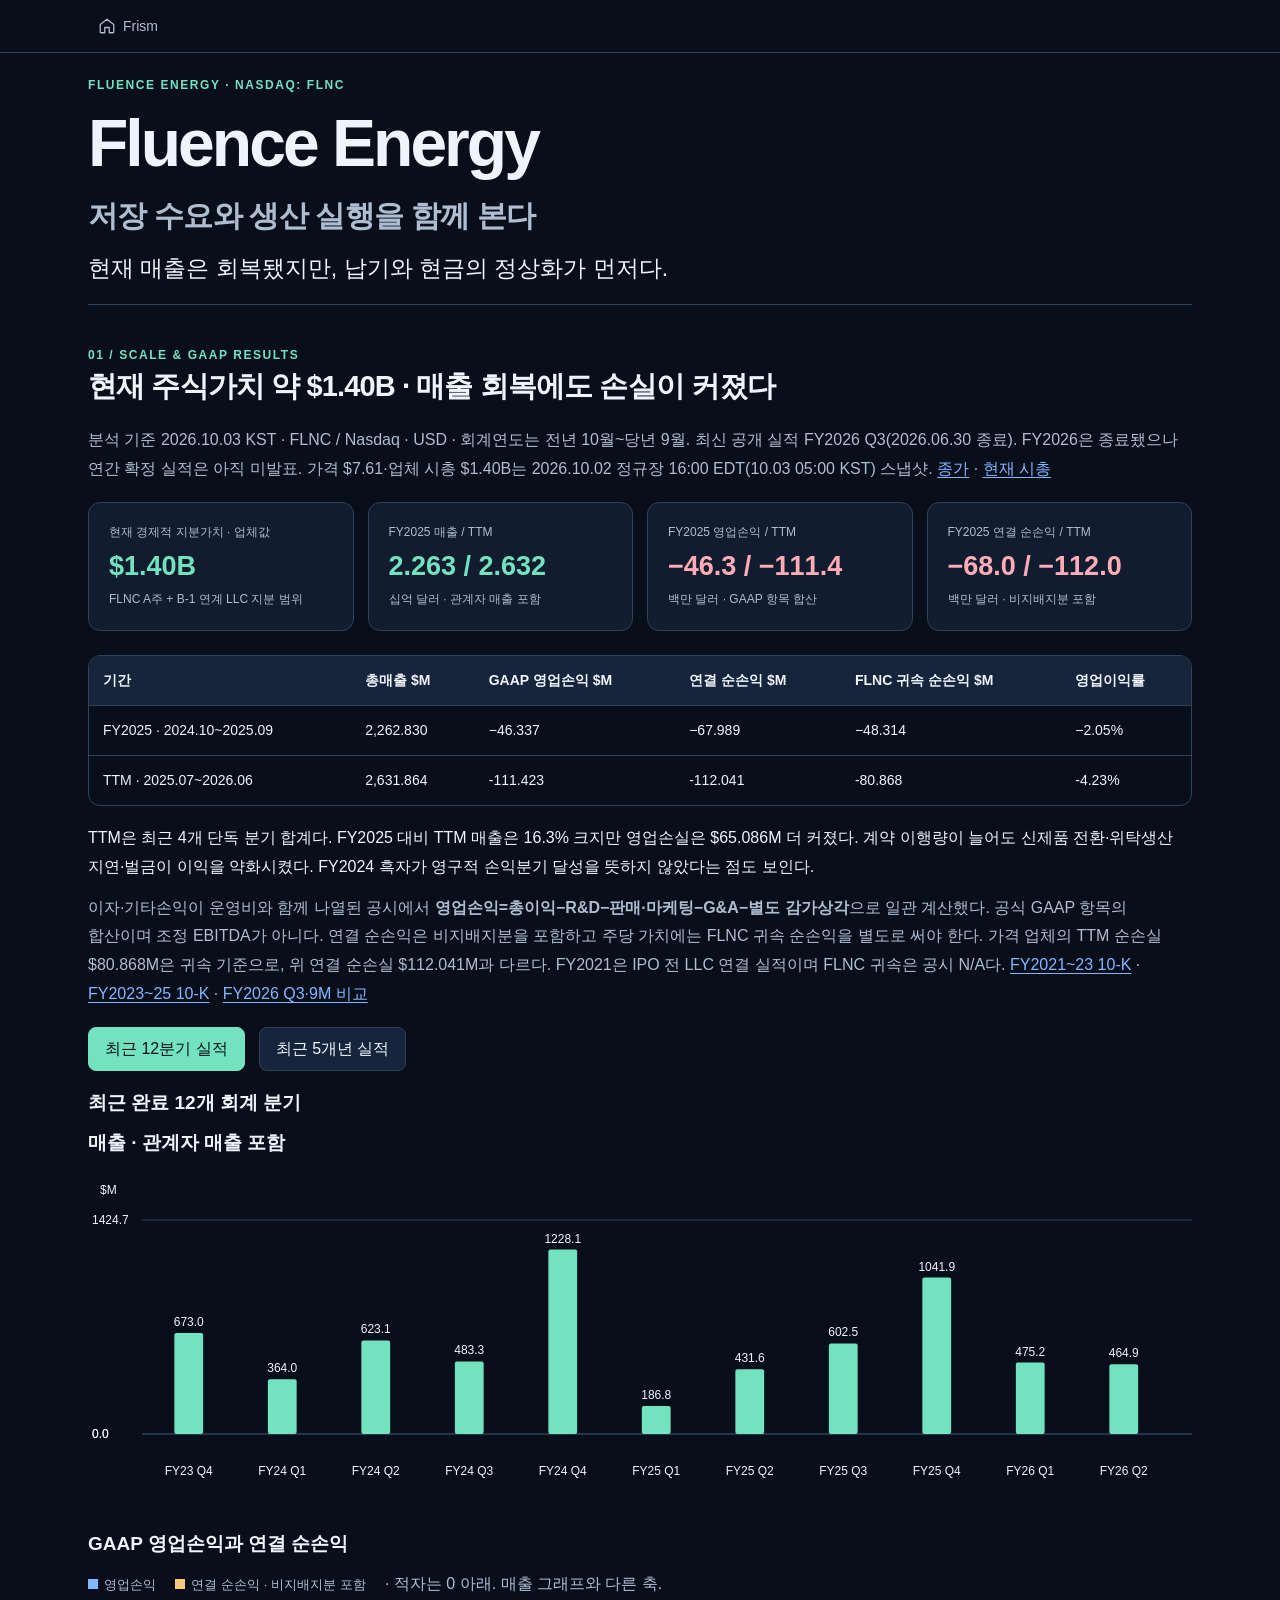
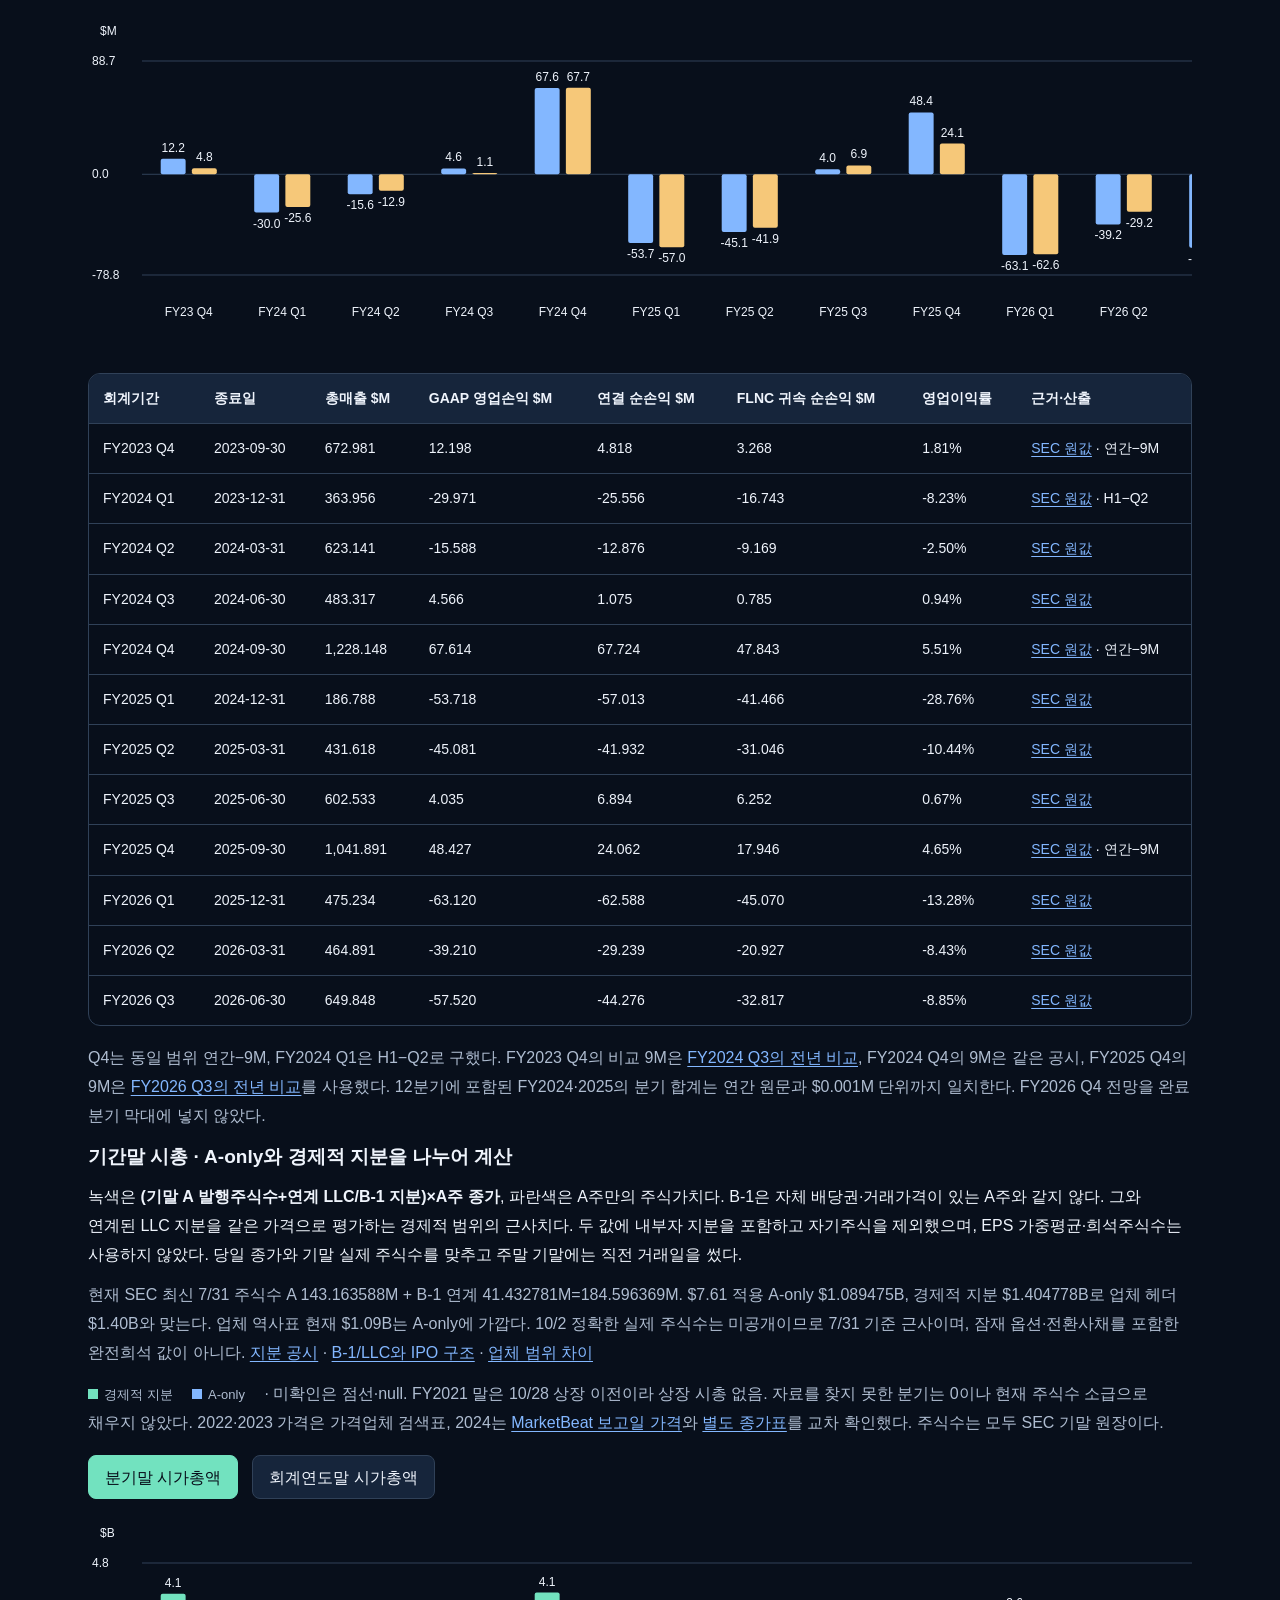
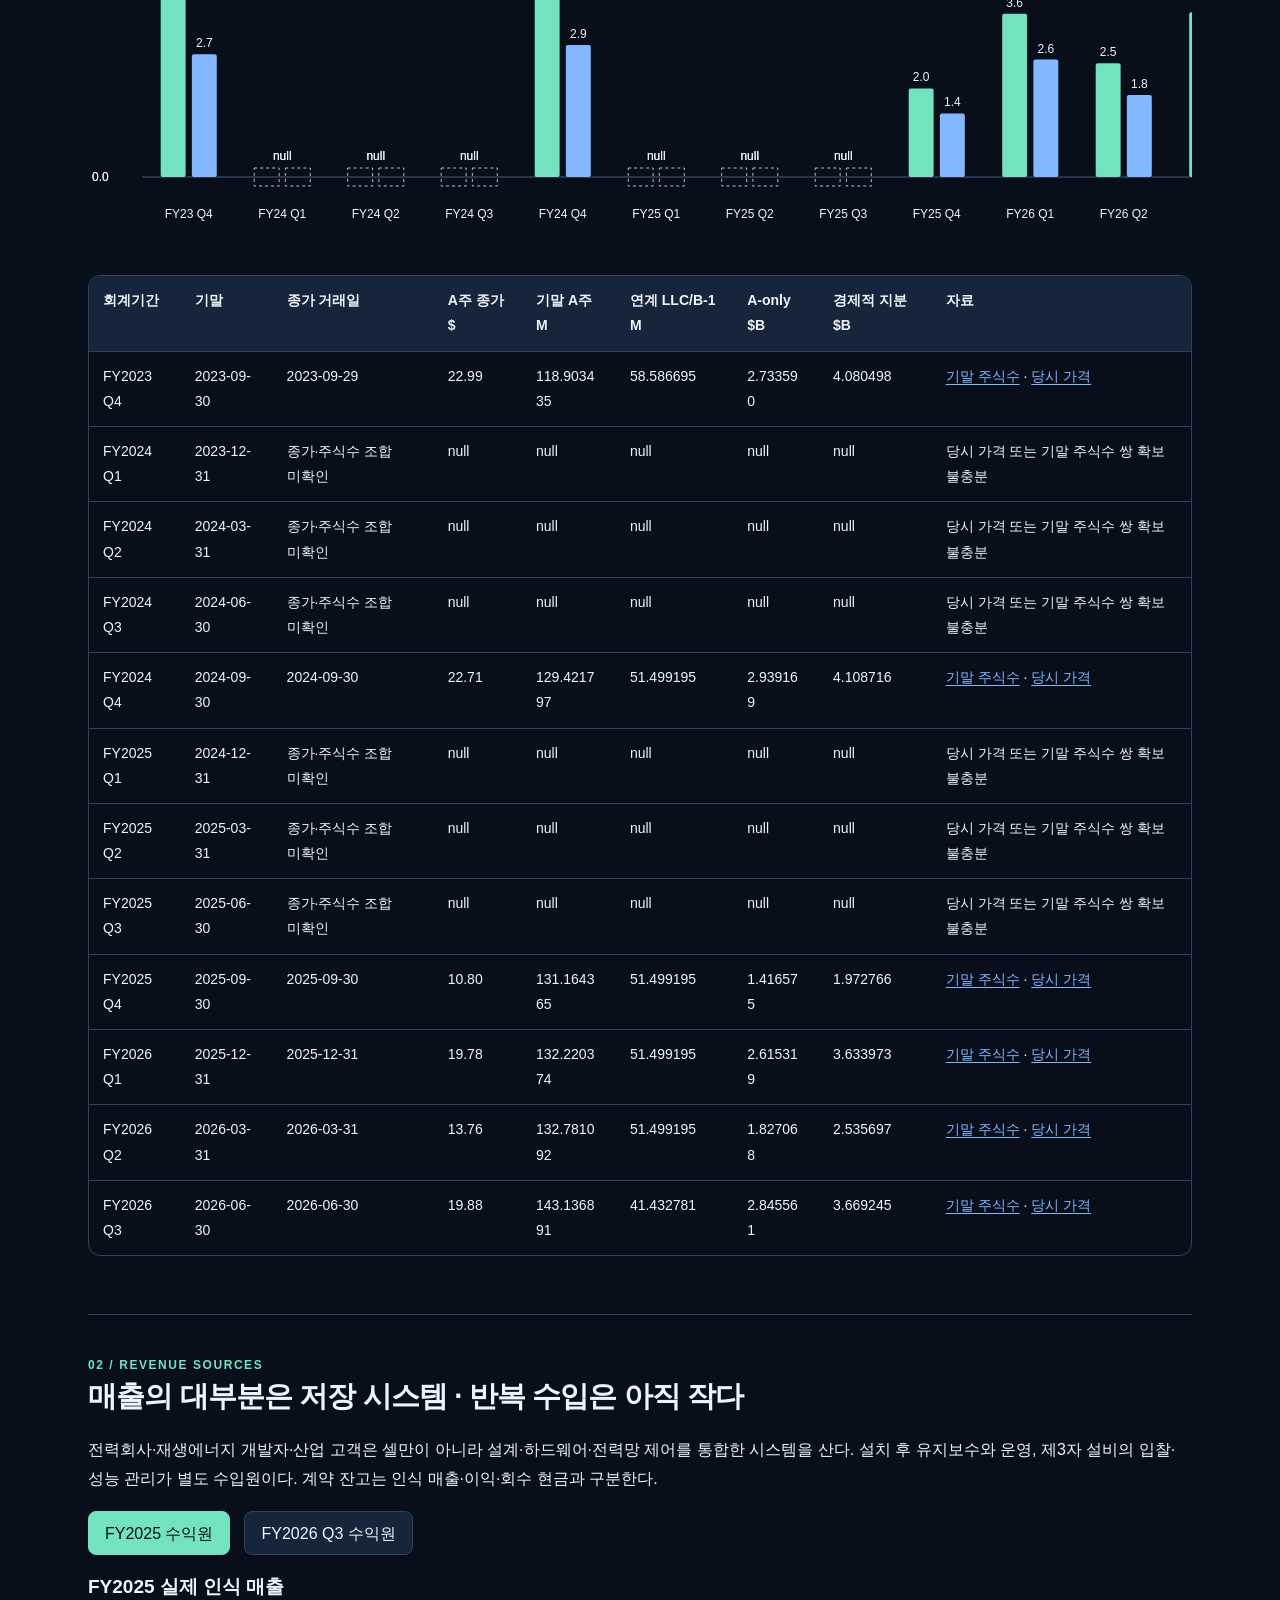
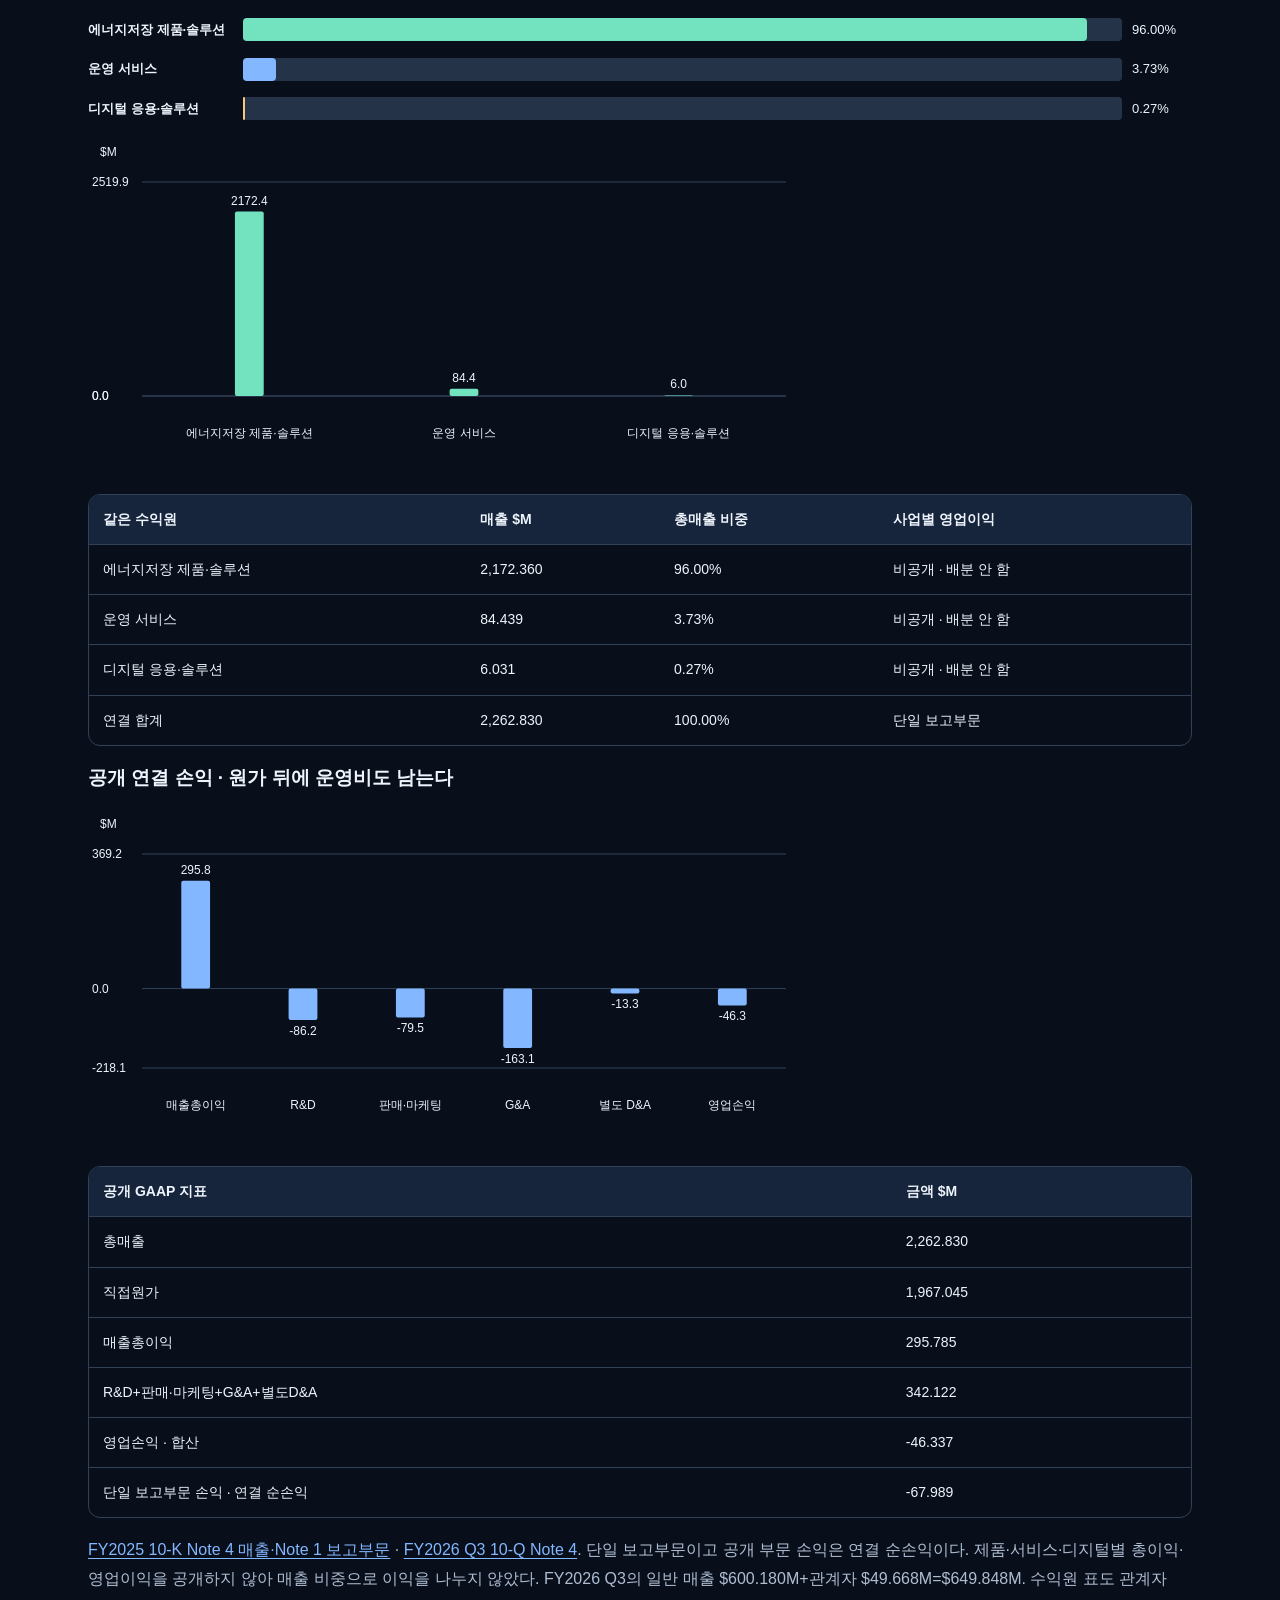
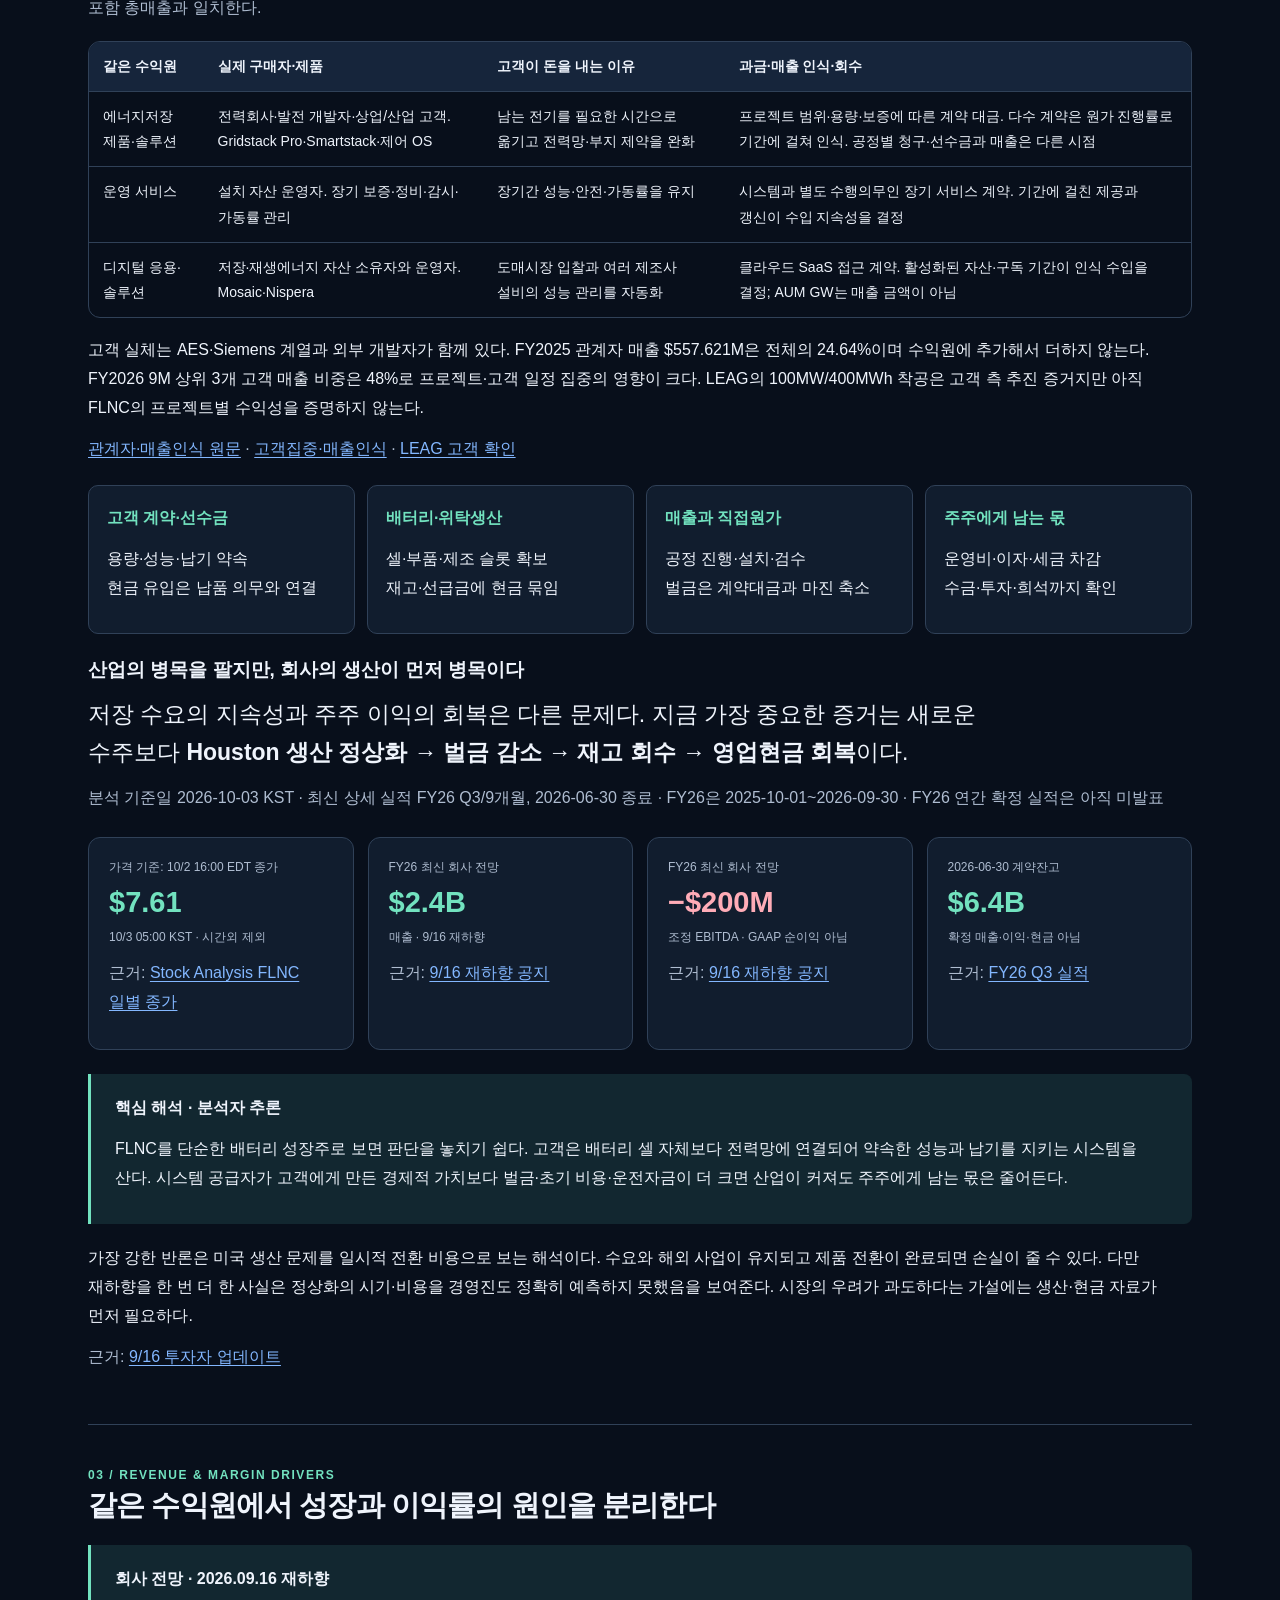
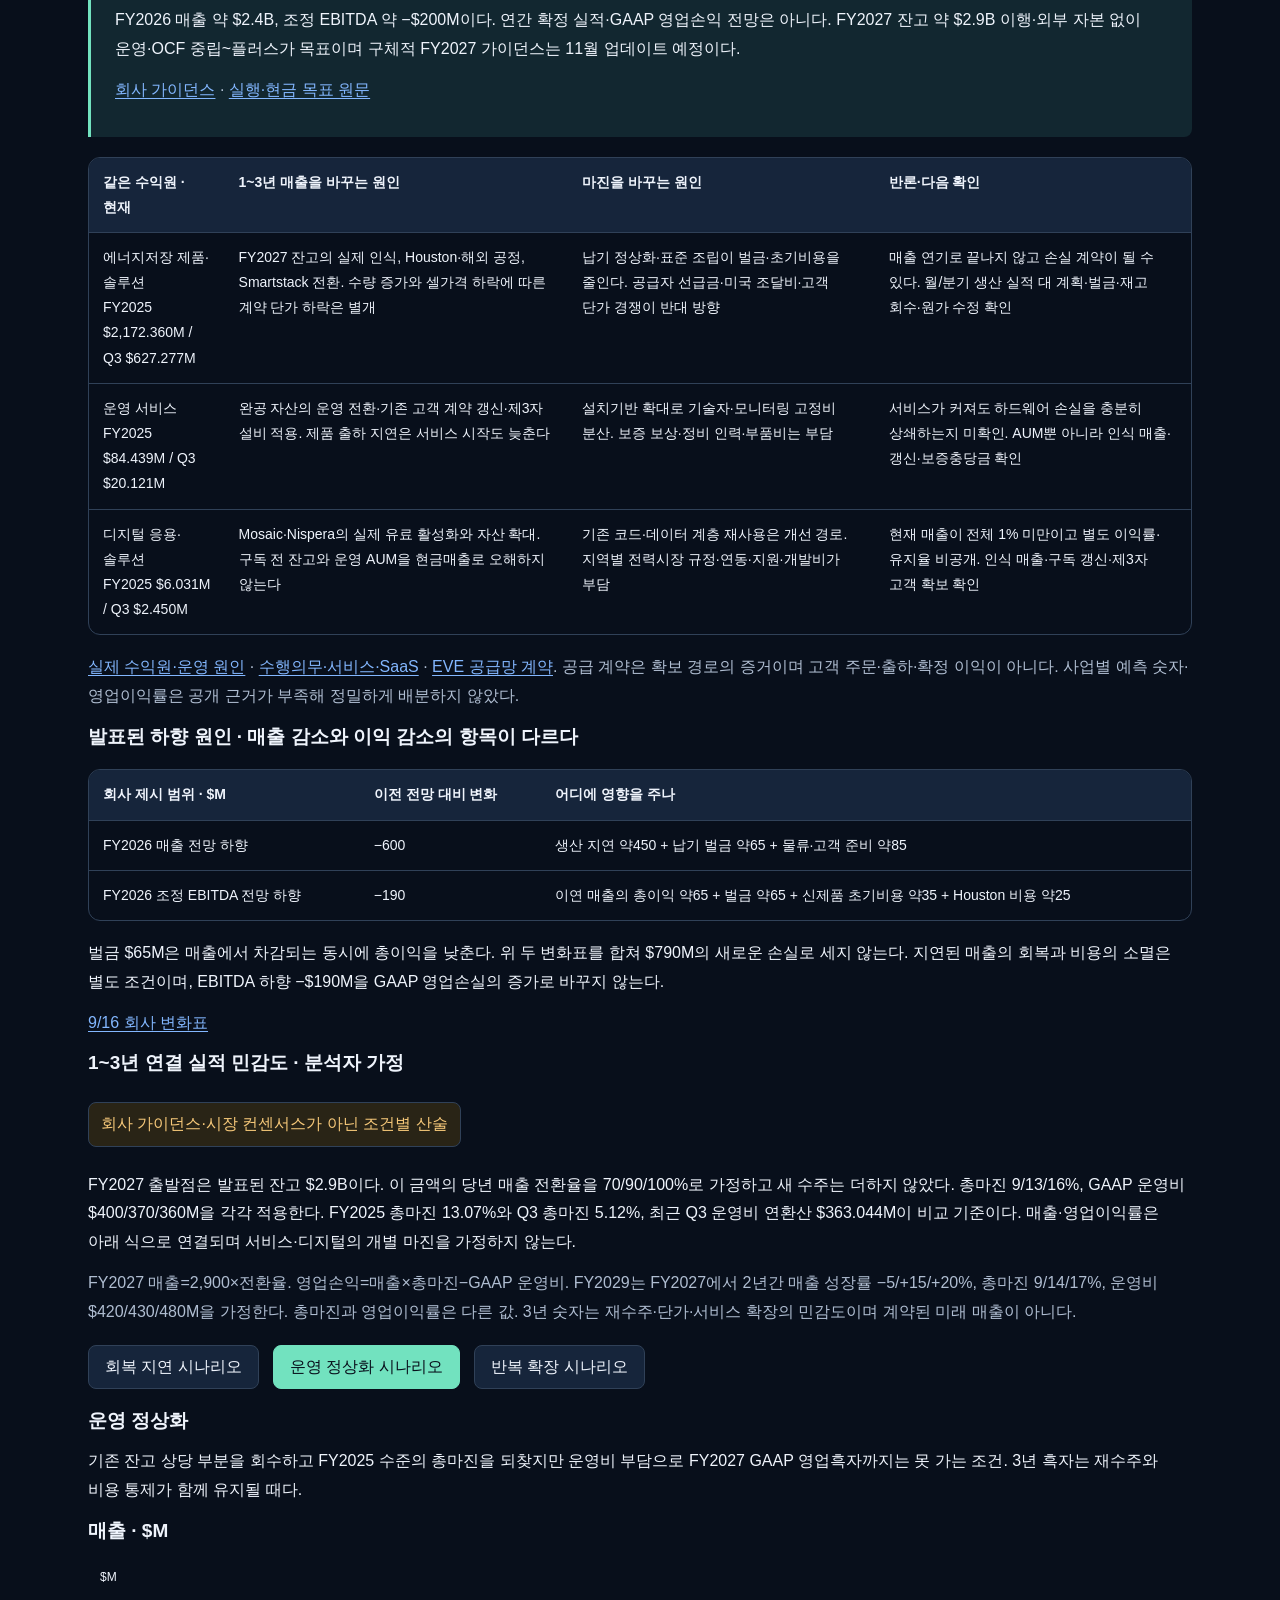
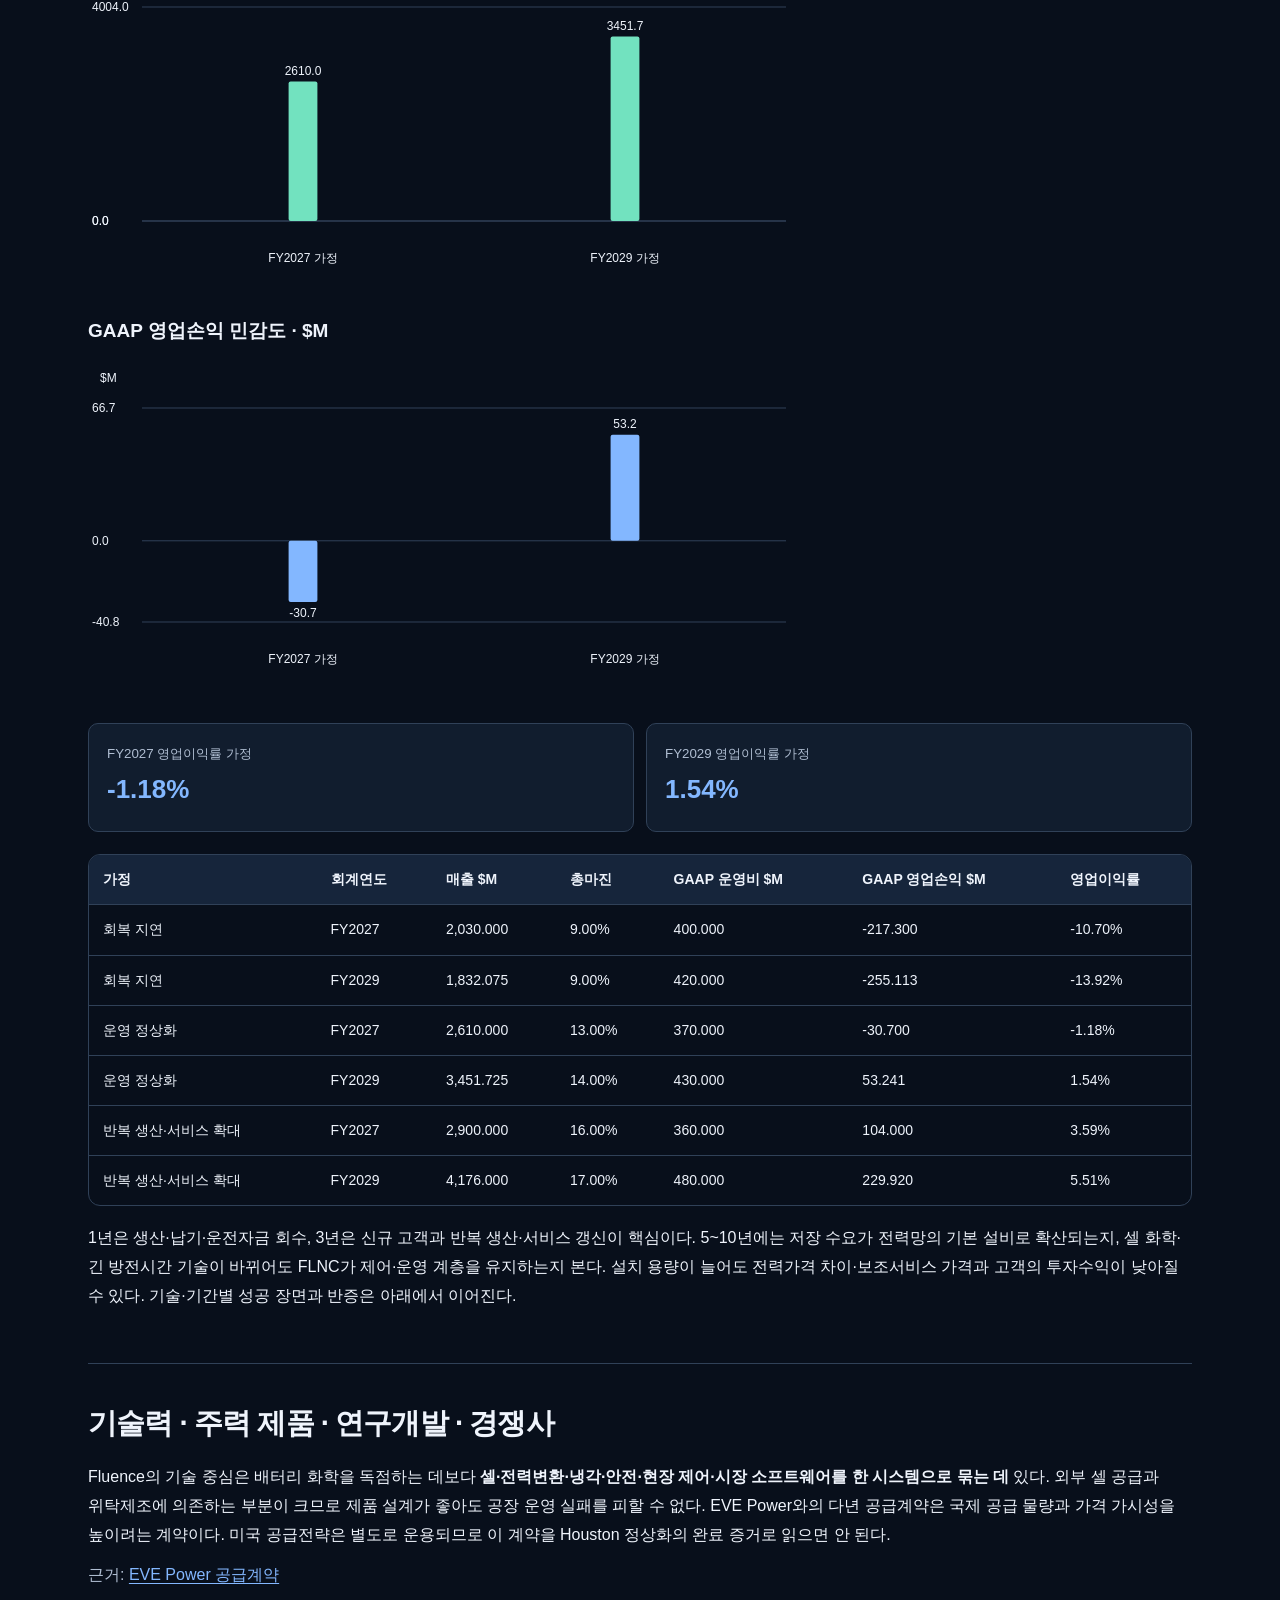
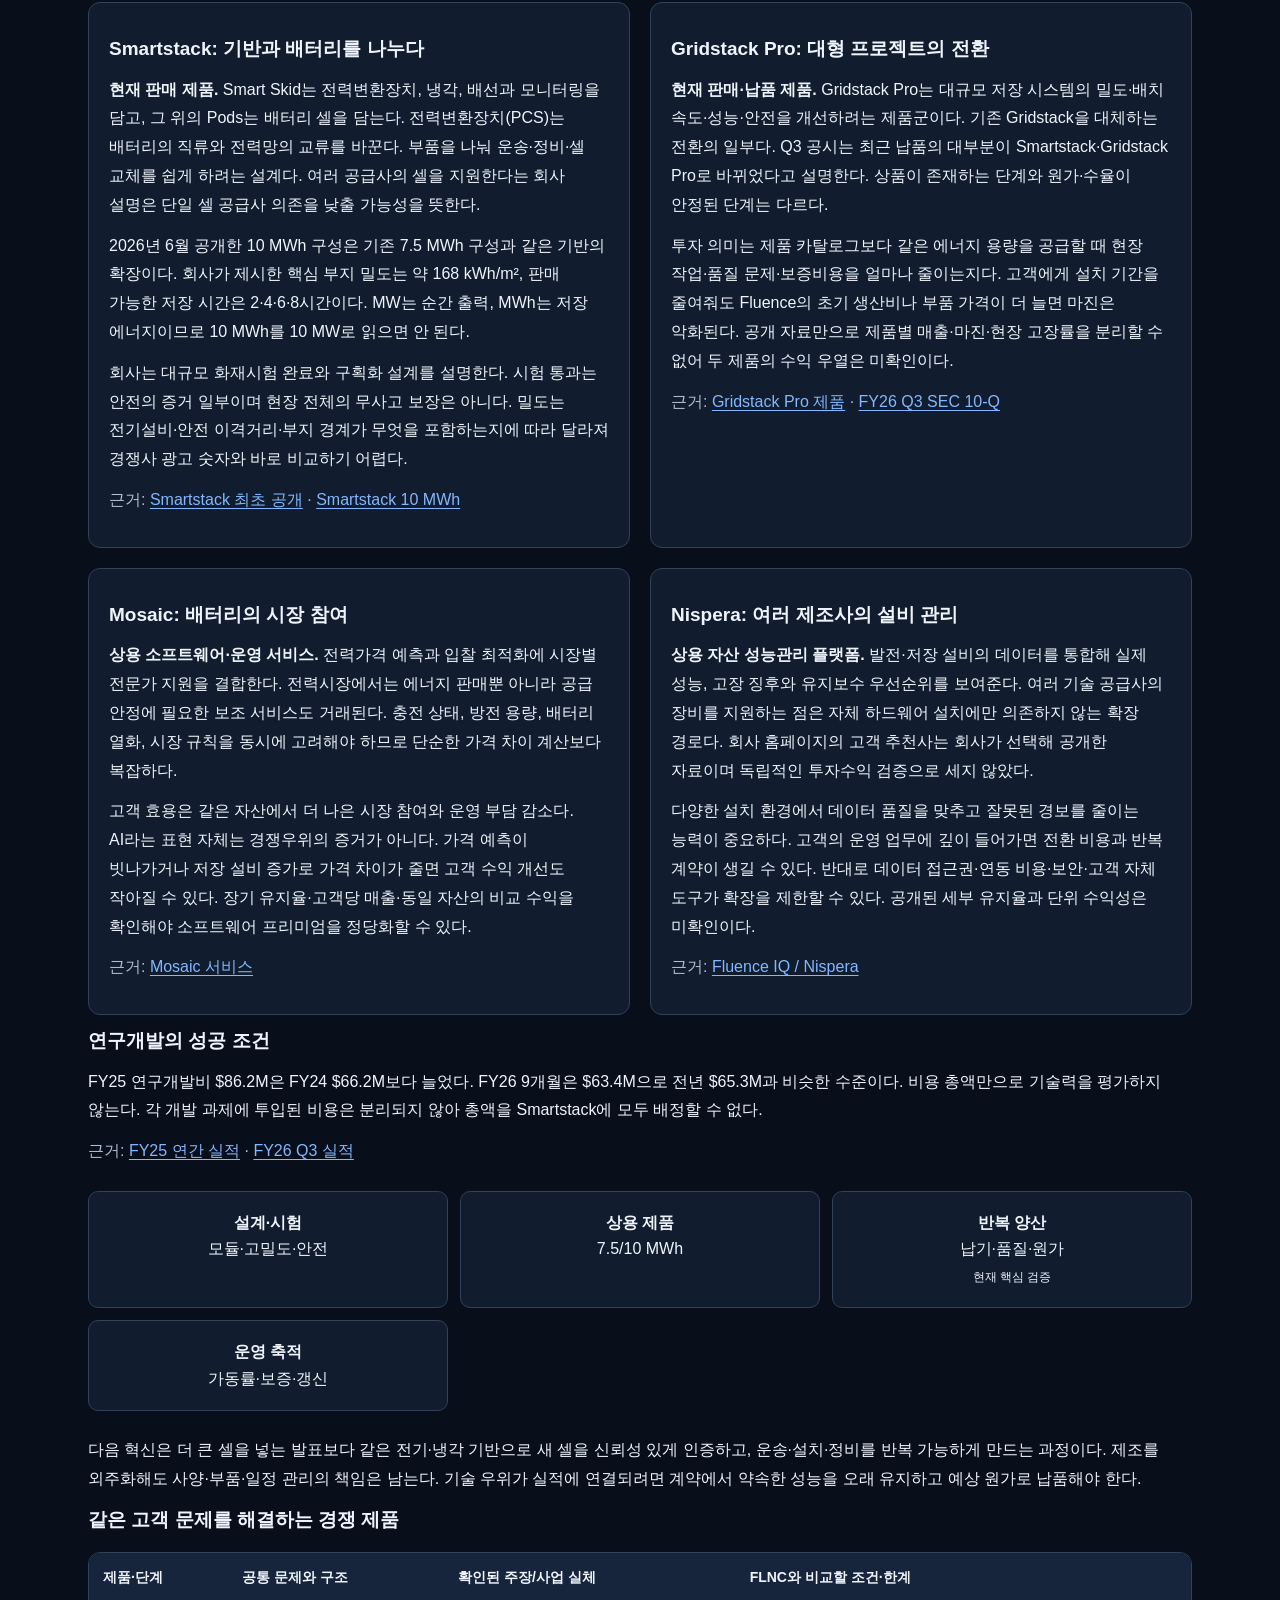
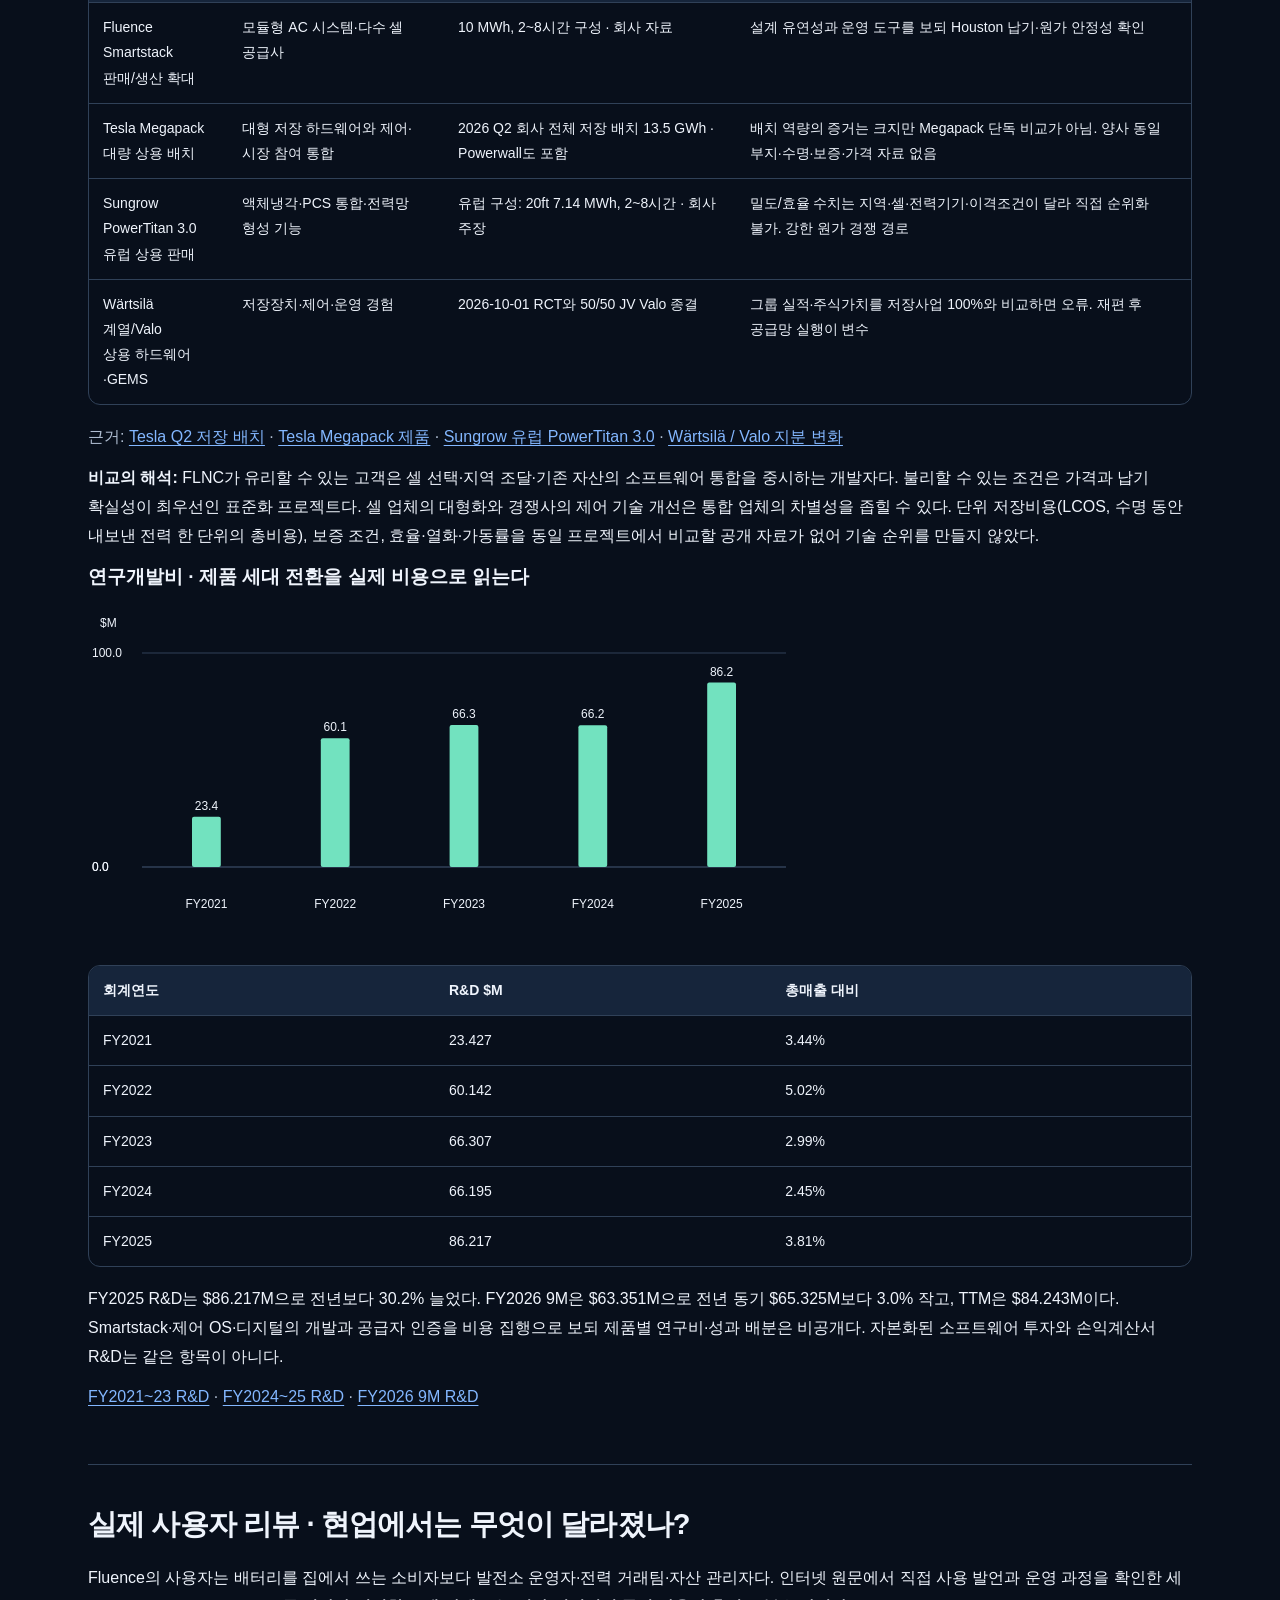
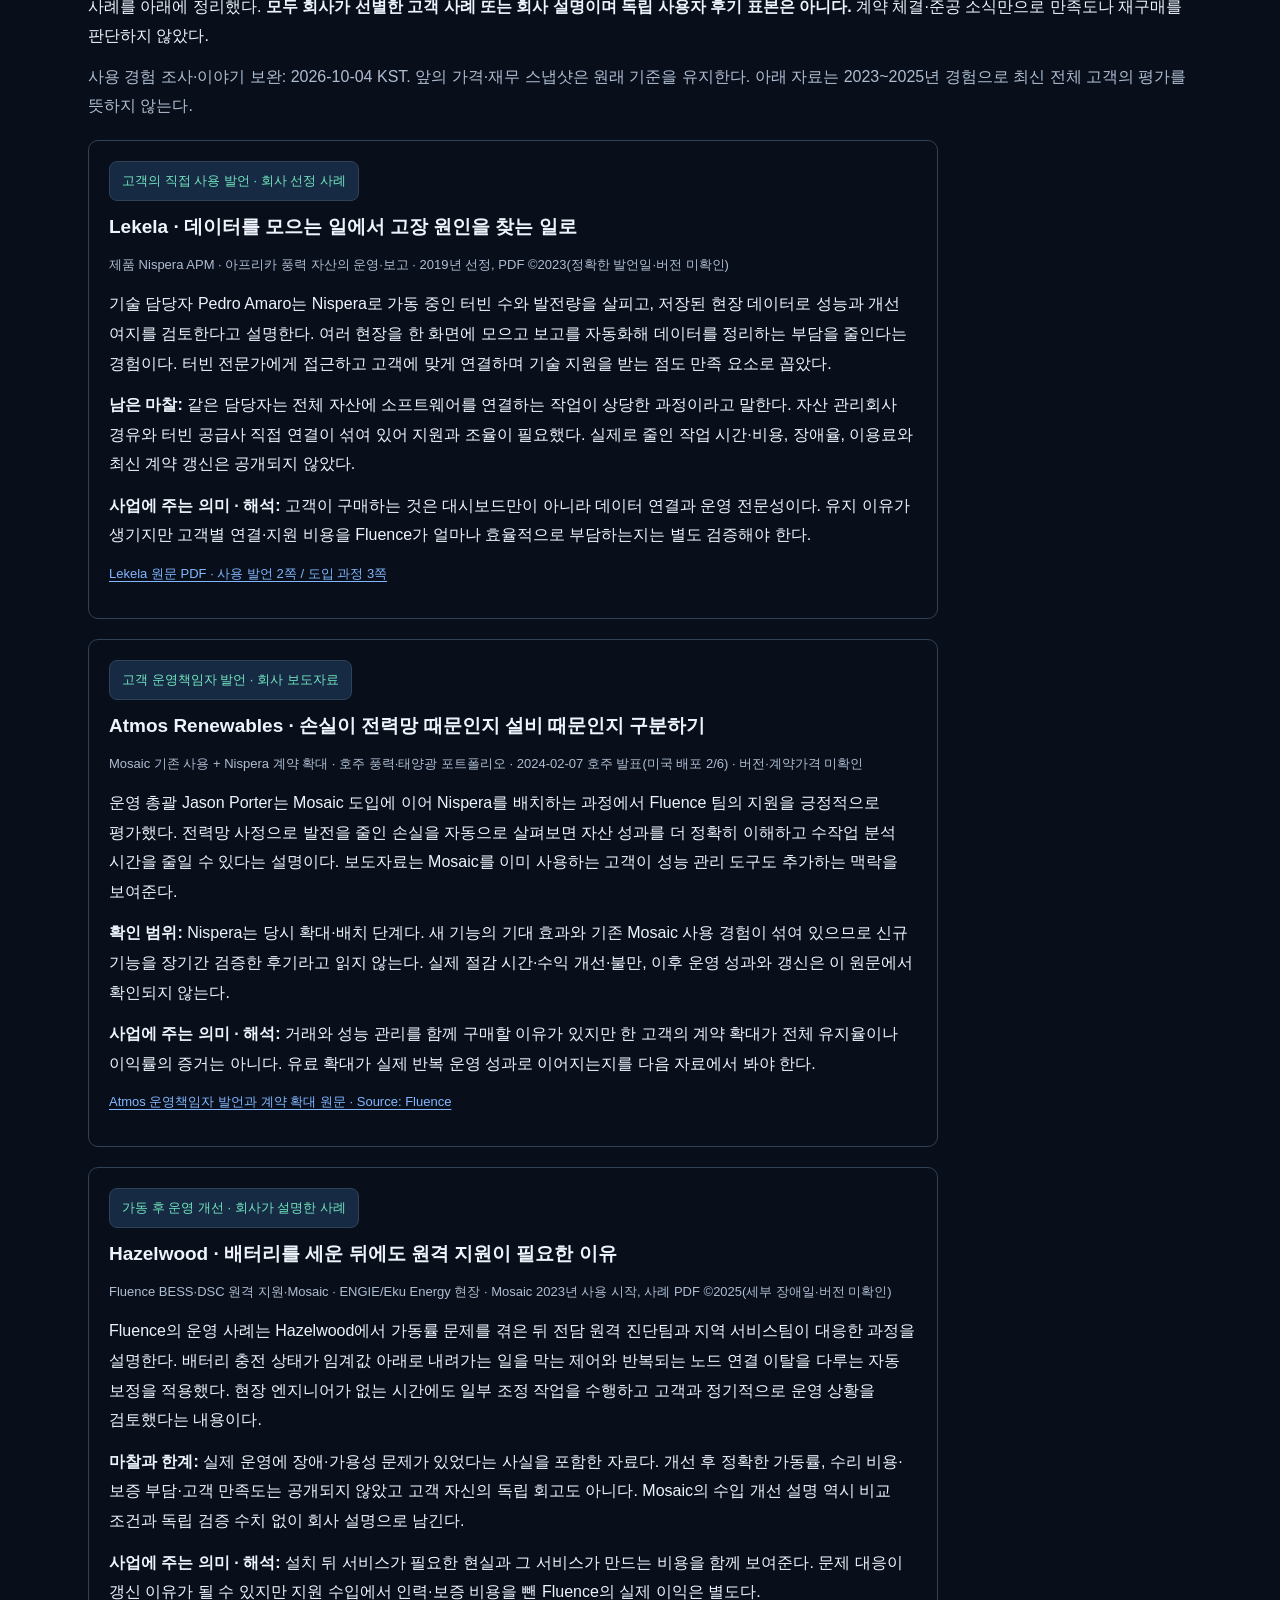
<file: reports/fluence-FLNC-2026-10-02.html>
<!doctype html><html lang="ko"><head><meta charset="utf-8"><meta name="viewport" content="width=device-width,initial-scale=1"><title>플루언스 에너지 (FLNC) · 2026-10-03 · Frism</title><style>*{box-sizing:border-box}html{scroll-behavior:smooth}body{margin:0;background:#111d2e;color:var(--ink);font:16px/1.8 -apple-system,BlinkMacSystemFont,"Apple SD Gothic Neo","Noto Sans KR",sans-serif}a{color:var(--ink);text-underline-offset:3px;overflow-wrap:anywhere}main{max-width:1140px;margin:auto;padding:35px 28px 90px}section{background:#111d2e;border:1px solid var(--line);border-radius:20px;padding:34px;margin:24px 0;scroll-margin-top:80px}h1{font-size:50px;line-height:1.25;letter-spacing:-2px;margin:22px 0}h1 span{font-size:32px;color:var(--ink)}h2{font-size:28px;line-height:1.4;margin-top:0}h3{font-size:20px;line-height:1.5;margin:12px 0}p{margin:12px 0}.lead{font-size:21px;line-height:1.6}.muted,.source{color:var(--ink)}.source{font-size:12px;line-height:1.7}.eyebrow{color:var(--ink);font-size:12px;font-weight:700;letter-spacing:2px}.badge{display:inline-block;background:#111d2e;border-radius:8px;padding:7px 12px;font-size:13px}.cards{display:grid;grid-template-columns:repeat(4,minmax(0,1fr));gap:12px}.cards article,.techgrid article,.two article,.charts article{background:#111d2e;border:1px solid var(--line);border-radius:14px;padding:19px;min-width:0}.cards small{display:block;line-height:1.6;font-size:12px}.cards b{display:block;font-size:29px;margin:5px 0}.neg{color:var(--ink)}.callout{background:#111d2e;border-left:4px solid var(--line);padding:18px 22px;margin:24px 0;border-radius:8px}.flow{display:flex;align-items:stretch;gap:10px;margin:25px 0}.flow div{flex:1;background:#173e46;color:var(--ink);padding:18px 12px;text-align:center;border-radius:12px;line-height:1.65}.flow span{align-self:center;color:var(--ink)}.flow em{color:var(--ink);font-style:normal;font-size:12px}.techgrid,.two,.charts{display:grid;grid-template-columns:repeat(2,minmax(0,1fr));gap:16px}.tablewrap{overflow-x:auto;border:1px solid var(--line);border-radius:12px;margin:18px 0}table{border-collapse:collapse;width:100%;font-size:14px;min-width:650px}th,td{padding:12px 14px;border-bottom:1px solid var(--line);text-align:left;vertical-align:top}th{background:#111d2e;color:var(--ink)}tr:last-child td{border-bottom:0}svg{width:100%;height:auto}.controls{display:flex;flex-wrap:wrap;gap:8px;margin:18px 0}button{border:1px solid var(--line);border-radius:9px;background:#111d2e;color:var(--ink);padding:10px 18px;font:inherit;cursor:pointer;min-height:44px}button[aria-pressed=true]{background:#176c72;color:var(--ink);border-color:var(--line)}.period{padding:22px;border-radius:12px;background:#111d2e}nav{position:sticky;top:0;z-index:5;background:#143f47;color:var(--ink);padding:12px 24px;display:flex;gap:20px;overflow-x:auto;white-space:nowrap}nav a{color:var(--ink);font-size:13px;text-decoration:none}textarea{width:100%;font:inherit;border:1px solid var(--line);border-radius:10px;padding:12px;margin:10px 0;resize:vertical;background:#111d2e;color:var(--ink)}.view{display:block;border:1px solid var(--line);border-radius:12px;padding:18px;margin:12px 0}.view label{display:flex;gap:10px;align-items:flex-start;cursor:pointer}.view input{width:19px;height:19px;margin:5px 0;flex-shrink:0}.source-list{display:grid;grid-template-columns:repeat(2,minmax(0,1fr));gap:10px 32px;padding-left:24px;font-size:14px}.source-list span{color:var(--ink);font-size:12px}footer{text-align:center;color:var(--ink);font-size:13px}.period[hidden]{display:none}@media(max-width:760px){main{padding:16px 14px 55px}section{padding:22px 18px;border-radius:14px;margin:16px 0}h1{font-size:38px}h1 span{font-size:25px}h2{font-size:24px}.lead{font-size:18px}.cards{grid-template-columns:repeat(2,minmax(0,1fr))}.techgrid,.two,.charts,.source-list{grid-template-columns:1fr}.flow{flex-direction:column}.flow span{transform:rotate(90deg)}.flow div{padding:12px}body{font-size:15px}nav{padding:10px 14px;gap:16px}.cards article{padding:13px}.cards b{font-size:26px}}@media print{body{background:#111d2e;font-size:10pt;color:var(--ink)}nav,.controls{display:none}main{max-width:none;padding:0}section{border:0;padding:12px 0;margin:12px 0;break-inside:auto}.period[hidden]{display:block!important}.period{display:block!important;margin:12px 0;background:#111d2e;border:1px solid var(--line)}.cards,.techgrid,.two,.charts{grid-template-columns:repeat(2,minmax(0,1fr))}.flow{flex-direction:row}.flow span{transform:none}.flow div{color:var(--ink);background:#111d2e}.tablewrap{overflow:visible}table{min-width:0;font-size:9pt}th,td{padding:5px;overflow-wrap:anywhere}h1{font-size:30pt}h1 span{font-size:22pt}h2{font-size:20pt}h3{font-size:13pt}.source-list{grid-template-columns:1fr}textarea{height:auto;min-height:80px}a{color:var(--ink)}article,tr{break-inside:avoid}svg{max-height:210px}}</style><style data-frism-ui="2026-10-02">/* Frism: preserve report data and controls; mobile-first reading layout. */
:root{--bg:#080f1b;--ink:#eff4fc;--muted:#afbdd1;--line:#304158;--paper:#111d2e;--card:#111d2e;--soft:#16253b;--blue:#83b7ff;--red:#ffacb7;--green:#72e2bf;--aqua:#88d7ed;--cyan:#88d7ed;--gold:#f6c879;--warn:#f6c879}
html{color-scheme:dark;scroll-padding-top:64px}
body.frism-report{background:var(--bg);color:var(--ink);font:16px/1.8 -apple-system,BlinkMacSystemFont,"Apple SD Gothic Neo","Malgun Gothic",sans-serif;word-break:keep-all;overflow-wrap:anywhere;margin:0}
.frism-report main,.frism-report main.wrap{max-width:1160px;margin:auto;padding:0 18px 64px;min-width:0}
.frism-report .hero{background:transparent;color:var(--ink);border:0;border-radius:0;padding:34px 0 28px;margin:0;overflow:visible;position:static}
.frism-report .hero:after{content:none}
.frism-report .hero>div{max-width:none;margin:0}
.frism-report h1,.frism-report .hero h1{font-size:clamp(40px,6vw,66px);line-height:1.05;letter-spacing:-.045em;margin:14px 0 24px;overflow-wrap:anywhere}
.frism-report h1 span{display:block;font-size:.45em;line-height:1.5;letter-spacing:-.025em;color:var(--muted);margin-top:16px}
.frism-report h1 em{font-style:normal;color:var(--accent);font-size:.65em;line-height:1.35;display:block;margin-top:16px}
.frism-report h2,.frism-report .section h2{font-size:25px;line-height:1.35;letter-spacing:-.03em;margin:0 0 20px}
.frism-report .hero h2{font-size:23px;line-height:1.5;max-width:900px}
.frism-report h3,.frism-report .section h3{font-size:19px;line-height:1.5}
.frism-report .lead,.frism-report .lede,.frism-report .intro,.frism-report .hero>p:first-of-type{font-size:21px;line-height:1.65;color:var(--ink);max-width:900px}
.frism-report .hero p.meta,.frism-report .hero p.muted,.frism-report .hero p.small{font-size:13px;color:var(--muted)}
.frism-report p{font-size:16px;line-height:1.8}
.frism-report a{color:var(--blue);overflow-wrap:anywhere}
.frism-report .eyebrow{color:var(--accent);font-size:12px;letter-spacing:.13em}
.frism-report small,.frism-report .small,.frism-report .muted,.frism-report .source,.frism-report .caption,.frism-report .meta,.frism-report .sourcesmall,.frism-report .chart-caption,.frism-report .chart-label{color:var(--muted)}
.frism-report section,.frism-report section.section{background:transparent;border:0;border-top:1px solid var(--line);border-radius:0;margin:0;padding:30px 0;scroll-margin-top:70px;min-width:0}
.frism-report section.hero{border:0;padding:34px 0 28px}
.frism-report .grid,.frism-report .two,.frism-report .cards,.frism-report .techgrid,.frism-report .charts,.frism-report .split,.frism-report .scenario,.frism-report .source-list{display:grid;grid-template-columns:minmax(0,1fr);gap:20px;min-width:0}
.frism-report .sources,.frism-report .source-list{font-size:14px}
.frism-report .card,.frism-report .cards>article,.frism-report .techgrid>article,.frism-report .two>article,.frism-report .charts>article,.frism-report .candidate,.frism-report .opinion,.frism-report .choice,.frism-report .view,.frism-report .viewcard,.frism-report .check-card,.frism-report .perspective{background:var(--paper);border:1px solid var(--line);border-radius:12px;padding:20px;min-width:0}
.frism-report .card p,.frism-report .opinion p,.frism-report .choice p,.frism-report .viewcard p,.frism-report .perspective p{font-size:16px}
.frism-report .metrics,.frism-report .facts,.frism-report .stats,.frism-report .kpis,.frism-report .frism-stats{display:grid;grid-template-columns:repeat(2,minmax(0,1fr));gap:10px;margin:24px 0;min-width:0}
.frism-report .metric,.frism-report .stat,.frism-report .facts>.card,.frism-report .kpis>.card,.frism-report .frism-stats>article,.frism-report .metrics>div{background:var(--paper);padding:14px;border:1px solid var(--line);border-radius:12px;min-width:0;text-align:left}
.frism-report .metric strong,.frism-report .stat strong,.frism-report .card strong.big,.frism-report .kpi strong,.frism-report .cards.frism-stats b,.frism-report .metrics b{display:block;font-size:25px;line-height:1.35;color:var(--accent);font-variant-numeric:tabular-nums;margin:6px 0;overflow-wrap:anywhere}
.frism-report .stat span,.frism-report .stat small,.frism-report .metric span,.frism-report .metrics span{color:var(--muted);font-size:13px}
.frism-report .note,.frism-report .notice,.frism-report .callout{background:#122730;border-left:3px solid var(--accent);padding:20px 24px;margin:20px 0;border-radius:0 8px 8px 0;overflow-wrap:anywhere}
.frism-report .caution,.frism-report .risk,.frism-report .warning,.frism-report .warn,.frism-report .callout.warn{background:#292416;border-color:var(--gold)}
.frism-report .negative,.frism-report .neg{color:var(--red)!important}
.frism-report .badge,.frism-report .tag,.frism-report .pill{background:#162b43;color:var(--accent);border:1px solid var(--line)}
.frism-report .assumption,.frism-report .assume,.frism-report .infer{background:#292416;color:var(--gold)}
.frism-report .flow,.frism-report .logic,.frism-report .stage{display:grid;grid-template-columns:minmax(0,1fr);gap:12px;align-items:stretch}
.frism-report .flow>div,.frism-report .logic>div,.frism-report .stage>div{min-width:0;min-height:0;background:var(--paper);color:var(--ink);border:1px solid var(--line);padding:18px;border-radius:10px;font-size:16px}
.frism-report .flow .card{display:block}
.frism-report .flow>span,.frism-report .flow>i{text-align:center;transform:rotate(90deg);justify-self:center}
.frism-report .timeline{display:grid;grid-template-columns:repeat(2,minmax(0,1fr));gap:12px}
.frism-report .timeline>div{min-width:0;background:var(--paper);padding:14px;border-color:var(--line)}
.frism-report .timeline span{color:var(--muted)}
.frism-report .period,.frism-report .horizon,.frism-report .panel,.frism-report .scenario,.frism-report .result,.frism-report .calc-result,.frism-report .print-story{background:var(--paper);border-color:var(--line);color:var(--ink);padding:20px;border-radius:12px;min-width:0}
.frism-report .opinion:has(input:checked),.frism-report .perspective:has(input:checked),.frism-report .view:has(input:checked),.frism-report .viewcard.selected{background:#142a35;border-color:var(--accent)}
.frism-report .controls,.frism-report .calculator{grid-template-columns:repeat(2,minmax(0,1fr));gap:14px;min-width:0}
.frism-report button{min-height:44px;max-width:100%;font:inherit;line-height:1.45;padding:9px 16px;border:1px solid var(--line);border-radius:8px;background:#16253b;color:var(--ink);cursor:pointer;transition:background-color 150ms,border-color 150ms}
.frism-report button:hover{background:#243b59;border-color:var(--blue)}
.frism-report button[aria-pressed=true],.frism-report button[aria-selected=true],.frism-report button.active,.frism-report button.primary{background:var(--accent);color:#080f1b;border-color:var(--accent)}
.frism-report input,.frism-report textarea,.frism-report select{font:inherit;accent-color:var(--accent);color:var(--ink)}
.frism-report textarea,.frism-report select,.frism-report input:not([type=checkbox]):not([type=range]){background:#0a1525;border:1px solid var(--line);border-radius:7px;padding:10px;min-height:44px;max-width:100%}
.frism-report textarea{width:100%;font-size:16px}
.frism-report input[type=range]{min-height:44px;width:100%}
.frism-report input[type=checkbox]{width:20px;height:20px;flex:none}
.frism-report .view label,.frism-report .choice label,.frism-report .candidate label,.frism-report .opinion label,.frism-report .perspective label{min-height:44px}
.frism-report :focus-visible{outline:3px solid #83b7ff;outline-offset:3px}
.frism-report .table-wrap,.frism-report .tablewrap,.frism-report .table-scroll,.frism-report .scroll{max-width:100%;overflow-x:auto;border-color:var(--line)}
.frism-report table{min-width:640px;font-size:14px}
.frism-report th,.frism-report td{padding:12px 14px;border-color:var(--line)}
.frism-report th{background:#16253b;color:var(--ink)}
.frism-report .chart:not(svg),.frism-report .chart-box{background:var(--paper);border:1px solid var(--line);border-radius:12px;padding:14px;min-width:0}
.frism-report svg text{fill:var(--ink)}
.frism-report svg text.dark{fill:#080f1b}
.frism-report .chart text{fill:var(--muted)}
.frism-report .chart text.val{fill:var(--ink)}
.frism-report svg{max-width:100%}
.frism-report footer,.frism-report .footer,.frism-report .foot{color:var(--muted);font-size:13px}
.frism-report .site-header{padding:4px 0;background:var(--bg);color:var(--ink);border:0;border-bottom:1px solid var(--line)}
.frism-report .site-header>.site-header-inner{padding:0 18px;margin:auto;max-width:1160px}
.frism-report .site-header .home-link{color:var(--muted);font-size:14px;line-height:1;letter-spacing:0}
.frism-report .home-link svg{display:inline-block;width:18px;height:18px}
@media(min-width:701px){
.frism-report main,.frism-report main.wrap{padding:0 28px 80px}
.frism-report .hero,.frism-report section.hero{padding:56px 0 36px}
.frism-report h2,.frism-report .section h2{font-size:29px}
.frism-report .lead,.frism-report .lede,.frism-report .intro,.frism-report .hero>p:first-of-type{font-size:23px}
.frism-report section,.frism-report section.section{padding:40px 0}
.frism-report .grid,.frism-report .two,.frism-report .cards,.frism-report .techgrid,.frism-report .charts,.frism-report .split,.frism-report .scenario,.frism-report .source-list{grid-template-columns:repeat(2,minmax(0,1fr))}
.frism-report .card,.frism-report .candidate,.frism-report .choice,.frism-report .view,.frism-report .viewcard,.frism-report .check-card,.frism-report .perspective{padding:24px}
.frism-report .metrics,.frism-report .facts,.frism-report .stats,.frism-report .kpis,.frism-report .frism-stats{grid-template-columns:repeat(4,minmax(0,1fr));gap:14px}
.frism-report .metric,.frism-report .stat,.frism-report .facts>.card,.frism-report .kpis>.card,.frism-report .frism-stats>article,.frism-report .metrics>div{padding:20px}
.frism-report .metric strong,.frism-report .stat strong,.frism-report .card strong.big,.frism-report .kpi strong,.frism-report .cards.frism-stats b,.frism-report .metrics b{font-size:29px}
.frism-report .flow,.frism-report .logic,.frism-report .stage{grid-template-columns:repeat(3,minmax(0,1fr))}
.frism-report .flow>span,.frism-report .flow>i{display:none}
.frism-report .timeline{grid-template-columns:repeat(4,minmax(0,1fr))}
.frism-report .site-header>.site-header-inner{padding:0 28px}
}
@media(max-width:350px){
.frism-report main,.frism-report main.wrap,.frism-report .site-header>.site-header-inner{padding-left:14px;padding-right:14px}
.frism-report .metric strong,.frism-report .stat strong,.frism-report .card strong.big,.frism-report .kpi strong,.frism-report .cards.frism-stats b,.frism-report .metrics b{font-size:22px}
.frism-report .controls,.frism-report .calculator{grid-template-columns:minmax(0,1fr)}
.frism-report .card,.frism-report .choice,.frism-report .view,.frism-report .viewcard,.frism-report .check-card,.frism-report .perspective{padding:18px}
}
@media(prefers-reduced-motion:reduce){html{scroll-behavior:auto}.frism-report *{transition:none!important;animation:none!important}}
@media print{
html{color-scheme:light}
body.frism-report{background:white;color:#111;font-size:11pt}
.frism-report main,.frism-report main.wrap{padding:0;max-width:none}
.frism-report .site-header,.frism-report button,.frism-report .tabs,.frism-report .tabbar,.frism-report .buttons,.frism-report .chips,.frism-report .toolbar,.frism-report .actions,.frism-report input[type=range]{display:none!important}
.frism-report .period,.frism-report .horizon,.frism-report .panel,.frism-report .period[hidden],.frism-report .horizon[hidden],.frism-report .panel[hidden]{display:block!important;margin:16px 0}
.frism-report section,.frism-report section.section,.frism-report .hero{padding:18px 0;background:white;color:#111}
.frism-report .card,.frism-report .stat,.frism-report .metric,.frism-report .choice,.frism-report .view,.frism-report .viewcard,.frism-report .check-card,.frism-report .perspective,.frism-report .opinion,.frism-report .candidate,.frism-report .period,.frism-report .horizon,.frism-report .panel,.frism-report .note,.frism-report .callout,.frism-report .notice,.frism-report .chart:not(svg),.frism-report .chart-box,.frism-report .result,.frism-report .calc-result{background:white;color:#111;border-color:#aaa}
.frism-report p,.frism-report a,.frism-report small,.frism-report .lead,.frism-report .lede,.frism-report .intro,.frism-report .muted,.frism-report .meta,.frism-report .caption,.frism-report .source,.frism-report .eyebrow,.frism-report strong,.frism-report b,.frism-report span,.frism-report h1,.frism-report h1 em{color:#111!important}
.frism-report svg text,.frism-report .chart text{fill:#111}
.frism-report .table-wrap,.frism-report .tablewrap,.frism-report .table-scroll,.frism-report .scroll{overflow:visible}
.frism-report table{min-width:0;font-size:9pt}.frism-report th{background:#eee;color:#111}
.frism-report textarea{background:white;color:#111;border-color:#aaa}
.frism-report .hero h1{font-size:34pt}.frism-report h2{font-size:20pt}
}
.frism-report .frism-chart-scroll{max-width:100%;overflow-x:auto;min-width:0;margin:12px 0}
.frism-report .frism-chart-scroll svg{min-width:640px;max-width:none}
.frism-report .chart-box{overflow-x:auto}
.frism-report .chart-box svg{min-width:640px;max-width:none}
@media print{.frism-report main *{background-color:transparent!important;color:#111!important;border-color:#aaa!important}.frism-report .frism-chart-scroll{overflow:visible}.frism-report .frism-chart-scroll svg,.frism-report .chart-box svg{min-width:0;max-width:100%}.frism-report svg text{fill:#111!important}}

:root{--accent:#72e2bf}
</style>
<link rel="stylesheet" href="../assets/site.css?v=2">
<meta name="theme-color" content="#080f1b">
<meta name="apple-mobile-web-app-capable" content="yes">
<meta name="apple-mobile-web-app-title" content="Frism">
<link rel="apple-touch-icon" sizes="180x180" href="../assets/icons/apple-touch-icon.png">
<link rel="icon" type="image/png" sizes="32x32" href="../assets/icons/favicon-32.png">
<link rel="icon" type="image/png" sizes="16x16" href="../assets/icons/favicon-16.png">
<link rel="manifest" href="../site.webmanifest">
<style data-flnc-update="2026-10-03">
.frism-report section.hero{padding:22px 0 16px}.frism-report .hero h1{margin:12px 0}.frism-report .hero .lead{font-size:18px;margin:12px 0 0}.flnc-chart-scroll{max-width:100%;overflow-x:auto;min-width:0;margin:16px 0;overscroll-behavior-x:contain}.flnc-chart-scroll svg{min-width:0;max-width:none;height:auto}.flnc-chart-scroll svg text{font-size:12px}.flnc-key{display:inline-block;margin-right:15px;color:var(--muted);font-size:13px}.flnc-key:before{content:"";display:inline-block;width:10px;height:10px;background:var(--accent);margin-right:6px}.flnc-key.blue:before{background:var(--blue)}.flnc-key.gold:before{background:var(--gold)}.flnc-mix-row{display:grid;grid-template-columns:145px 1fr 60px;gap:10px;align-items:center;margin:16px 0;font-size:13px}.flnc-mix-track{background:#253348;height:23px;border-radius:4px}.flnc-mix-track span{display:block;height:100%;border-radius:4px;min-width:2px}.flnc-money-flow,.flnc-margin-strip{display:grid;grid-template-columns:1fr;gap:12px;margin:22px 0}.flnc-money-flow>div,.flnc-margin-strip>div{background:var(--paper);border:1px solid var(--line);padding:18px;border-radius:10px}.flnc-money-flow b{color:var(--accent)}.flnc-margin-strip b{display:block;font-size:26px;color:var(--blue)}.flnc-margin-strip small{display:block}.frism-report #flnc-scale .frism-stats b{font-size:clamp(18px,5vw,27px)}.flnc-fin-panel[hidden],.flnc-cap-panel[hidden],.flnc-business-panel[hidden],.flnc-scenario-panel[hidden]{display:none}.frism-report #flnc-scale .frism-stats{margin-top:18px}
@media(min-width:701px){.flnc-money-flow{grid-template-columns:repeat(4,minmax(0,1fr))}.flnc-margin-strip{grid-template-columns:1fr 1fr}}
@media(max-width:350px){.flnc-mix-row{grid-template-columns:120px 1fr 54px;gap:6px}}
@media print{.flnc-fin-panel[hidden],.flnc-cap-panel[hidden],.flnc-business-panel[hidden],.flnc-scenario-panel[hidden]{display:block!important}.flnc-chart-scroll{overflow:visible}.flnc-chart-scroll svg{width:100%!important;max-width:100%;min-width:0}.flnc-money-flow,.flnc-margin-strip{grid-template-columns:1fr 1fr}.flnc-chart-scroll svg{max-height:none}.flnc-money-flow>div,.flnc-margin-strip>div{background:white;color:#111;border-color:#aaa}.flnc-key:before{border:1px solid #333}}
</style><style data-future-reviews="2026-10-04">
.frism-report .future-controls,.frism-report .review-patterns{display:grid;grid-template-columns:minmax(0,1fr);gap:14px;min-width:0}
.frism-report .future-controls .buttons{display:flex;flex-wrap:wrap;margin:8px 0 12px;gap:8px}.frism-report .future-controls p{margin:0}.frism-report .future-controls button{min-height:44px}
.frism-report .future-story{max-width:850px;min-width:0}.frism-report .future-story[hidden]{display:none}.frism-report .future-story p{line-height:1.9;margin:16px 0 22px}.frism-report .future-story h3{margin:16px 0 20px}
.frism-report .story-condition{border-top:1px solid var(--line);padding-top:4px}.frism-report .story-condition p{font-size:14px;color:var(--muted);line-height:1.8;margin-bottom:0}
.frism-report .review-card{max-width:850px;border:1px solid var(--line);border-radius:10px;padding:20px;margin:20px 0;min-width:0}.frism-report .review-card p{line-height:1.85}.frism-report .review-card .small,.frism-report .review-card .source{font-size:13px}.frism-report .review-patterns>div{background:var(--paper);border:1px solid var(--line);border-radius:10px;padding:18px;min-width:0}.frism-report details{margin-top:20px}.frism-report summary{cursor:pointer;min-height:44px}
@media(min-width:701px){.frism-report .future-controls{grid-template-columns:repeat(2,minmax(0,1fr))}.frism-report .review-patterns{grid-template-columns:repeat(3,minmax(0,1fr))}}
@media print{.frism-report .future-controls,#future-selection{display:none!important}.frism-report .future-story,.frism-report .future-story[hidden]{display:block!important;max-width:none;break-inside:auto}.frism-report .review-card{max-width:none;break-inside:auto;background:white;color:#111;border-color:#aaa}.frism-report .future-story .badge{border-color:#aaa}.frism-report .future-story h3{break-after:avoid}.frism-report .review-patterns{display:block}.frism-report .review-patterns>div{background:white;color:#111;border-color:#aaa}}
</style></head><body class="frism-report"><header class="site-header"><div class="site-header-inner"><a class="home-link" href="../index.html"><svg viewBox="0 0 24 24" width="18" height="18" fill="none" stroke="currentColor" stroke-width="1.7" stroke-linecap="round" stroke-linejoin="round" aria-hidden="true"><path d="m3 10 9-7 9 7v10a1 1 0 0 1-1 1h-5v-7H9v7H4a1 1 0 0 1-1-1Z"/></svg><span>Frism</span></a></div></header><main><section id="overview" class="hero"><div class="eyebrow">FLUENCE ENERGY · NASDAQ: FLNC</div><h1>Fluence Energy<span>저장 수요와 생산 실행을 함께 본다</span></h1><p class="lead">현재 매출은 회복됐지만, 납기와 현금의 정상화가 먼저다.</p></section><section id="flnc-scale"><div class="eyebrow">01 / SCALE &amp; GAAP RESULTS</div><h2>현재 주식가치 약 $1.40B · 매출 회복에도 손실이 커졌다</h2><p class="source">분석 기준 2026.10.03 KST · FLNC / Nasdaq · USD · 회계연도는 전년 10월~당년 9월. 최신 공개 실적 FY2026 Q3(2026.06.30 종료). FY2026은 종료됐으나 연간 확정 실적은 아직 미발표. 가격 $7.61·업체 시총 $1.40B는 2026.10.02 정규장 16:00 EDT(10.03 05:00 KST) 스냅샷. <a href="https://stockanalysis.com/stocks/flnc/history/" target="_blank" rel="noopener noreferrer">종가</a> · <a href="https://stockanalysis.com/stocks/flnc/market-cap/" target="_blank" rel="noopener noreferrer">현재 시총</a></p><div class="cards frism-stats"><article><small>현재 경제적 지분가치 · 업체값</small><b>$1.40B</b><small>FLNC A주 + B-1 연계 LLC 지분 범위</small></article><article><small>FY2025 매출 / TTM</small><b>2.263 / 2.632</b><small>십억 달러 · 관계자 매출 포함</small></article><article><small>FY2025 영업손익 / TTM</small><b class="neg">−46.3 / −111.4</b><small>백만 달러 · GAAP 항목 합산</small></article><article><small>FY2025 연결 순손익 / TTM</small><b class="neg">−68.0 / −112.0</b><small>백만 달러 · 비지배지분 포함</small></article></div><div class="tablewrap"><table aria-label="FY2025와 TTM 정확한 실적"><thead><tr><th>기간</th><th>총매출 $M</th><th>GAAP 영업손익 $M</th><th>연결 순손익 $M</th><th>FLNC 귀속 순손익 $M</th><th>영업이익률</th></tr></thead><tbody><tr><td>FY2025 · 2024.10~2025.09</td><td>2,262.830</td><td>−46.337</td><td>−67.989</td><td>−48.314</td><td>−2.05%</td></tr><tr><td>TTM · 2025.07~2026.06</td><td>2,631.864</td><td>-111.423</td><td>-112.041</td><td>-80.868</td><td>-4.23%</td></tr></tbody></table></div><p>TTM은 최근 4개 단독 분기 합계다. FY2025 대비 TTM 매출은 16.3% 크지만 영업손실은 $65.086M 더 커졌다. 계약 이행량이 늘어도 신제품 전환·위탁생산 지연·벌금이 이익을 약화시켰다. FY2024 흑자가 영구적 손익분기 달성을 뜻하지 않았다는 점도 보인다.</p><p class="source">이자·기타손익이 운영비와 함께 나열된 공시에서 <b>영업손익=총이익−R&amp;D−판매·마케팅−G&amp;A−별도 감가상각</b>으로 일관 계산했다. 공식 GAAP 항목의 합산이며 조정 EBITDA가 아니다. 연결 순손익은 비지배지분을 포함하고 주당 가치에는 FLNC 귀속 순손익을 별도로 써야 한다. 가격 업체의 TTM 순손실 $80.868M은 귀속 기준으로, 위 연결 순손실 $112.041M과 다르다. FY2021은 IPO 전 LLC 연결 실적이며 FLNC 귀속은 공시 N/A다. <a href="https://www.sec.gov/Archives/edgar/data/1868941/000186894123000085/flnc-20230930.htm" target="_blank" rel="noopener noreferrer">FY2021~23 10-K</a> · <a href="https://www.sec.gov/Archives/edgar/data/1868941/000186894125000081/flnc-20250930.htm" target="_blank" rel="noopener noreferrer">FY2023~25 10-K</a> · <a href="https://www.sec.gov/Archives/edgar/data/1868941/000186894126000029/flnc-20260630.htm" target="_blank" rel="noopener noreferrer">FY2026 Q3·9M 비교</a></p><div class="controls" aria-label="GAAP 실적 기간"><button type="button" data-flnc-fin-button="quarter" aria-pressed="true">최근 12분기 실적</button><button type="button" data-flnc-fin-button="annual" aria-pressed="false">최근 5개년 실적</button></div><article class="flnc-fin-panel" data-flnc-fin="quarter"><h3>최근 완료 12개 회계 분기</h3><h3>매출 · 관계자 매출 포함</h3><div class="flnc-chart-scroll" role="region" tabindex="0" aria-label="quarter 매출 가로 스크롤"><svg style="width:1198px;max-width:none" viewBox="0 0 1198 330" role="img" aria-label="quarter 매출; 정확한 원값은 아래 표에 있습니다"><text x="12" y="20" fill="var(--muted)" font-size="12">$M</text><line x1="54" x2="1176" y1="260.00" y2="260.00" stroke="var(--line)"/><text x="4" y="264.00" fill="var(--muted)" font-size="12">0.0</text><line x1="54" x2="1176" y1="260.00" y2="260.00" stroke="var(--line)"/><text x="4" y="264.00" fill="var(--muted)" font-size="12">0.0</text><line x1="54" x2="1176" y1="46.00" y2="46.00" stroke="var(--line)"/><text x="4" y="50.00" fill="var(--muted)" font-size="12">1424.7</text><rect x="86.35" y="158.91" width="28.80" height="101.09" rx="2" fill="var(--accent)"/><text x="100.75" y="151.91" text-anchor="middle" fill="var(--ink)" font-size="12">673.0</text><text x="100.75" y="301" text-anchor="middle" fill="var(--muted)" font-size="12">FY23 Q4</text><rect x="179.85" y="205.33" width="28.80" height="54.67" rx="2" fill="var(--accent)"/><text x="194.25" y="198.33" text-anchor="middle" fill="var(--ink)" font-size="12">364.0</text><text x="194.25" y="301" text-anchor="middle" fill="var(--muted)" font-size="12">FY24 Q1</text><rect x="273.35" y="166.40" width="28.80" height="93.60" rx="2" fill="var(--accent)"/><text x="287.75" y="159.40" text-anchor="middle" fill="var(--ink)" font-size="12">623.1</text><text x="287.75" y="301" text-anchor="middle" fill="var(--muted)" font-size="12">FY24 Q2</text><rect x="366.85" y="187.40" width="28.80" height="72.60" rx="2" fill="var(--accent)"/><text x="381.25" y="180.40" text-anchor="middle" fill="var(--ink)" font-size="12">483.3</text><text x="381.25" y="301" text-anchor="middle" fill="var(--muted)" font-size="12">FY24 Q3</text><rect x="460.35" y="75.52" width="28.80" height="184.48" rx="2" fill="var(--accent)"/><text x="474.75" y="68.52" text-anchor="middle" fill="var(--ink)" font-size="12">1228.1</text><text x="474.75" y="301" text-anchor="middle" fill="var(--muted)" font-size="12">FY24 Q4</text><rect x="553.85" y="231.94" width="28.80" height="28.06" rx="2" fill="var(--accent)"/><text x="568.25" y="224.94" text-anchor="middle" fill="var(--ink)" font-size="12">186.8</text><text x="568.25" y="301" text-anchor="middle" fill="var(--muted)" font-size="12">FY25 Q1</text><rect x="647.35" y="195.17" width="28.80" height="64.83" rx="2" fill="var(--accent)"/><text x="661.75" y="188.17" text-anchor="middle" fill="var(--ink)" font-size="12">431.6</text><text x="661.75" y="301" text-anchor="middle" fill="var(--muted)" font-size="12">FY25 Q2</text><rect x="740.85" y="169.49" width="28.80" height="90.51" rx="2" fill="var(--accent)"/><text x="755.25" y="162.49" text-anchor="middle" fill="var(--ink)" font-size="12">602.5</text><text x="755.25" y="301" text-anchor="middle" fill="var(--muted)" font-size="12">FY25 Q3</text><rect x="834.35" y="103.50" width="28.80" height="156.50" rx="2" fill="var(--accent)"/><text x="848.75" y="96.50" text-anchor="middle" fill="var(--ink)" font-size="12">1041.9</text><text x="848.75" y="301" text-anchor="middle" fill="var(--muted)" font-size="12">FY25 Q4</text><rect x="927.85" y="188.61" width="28.80" height="71.39" rx="2" fill="var(--accent)"/><text x="942.25" y="181.61" text-anchor="middle" fill="var(--ink)" font-size="12">475.2</text><text x="942.25" y="301" text-anchor="middle" fill="var(--muted)" font-size="12">FY26 Q1</text><rect x="1021.35" y="190.17" width="28.80" height="69.83" rx="2" fill="var(--accent)"/><text x="1035.75" y="183.17" text-anchor="middle" fill="var(--ink)" font-size="12">464.9</text><text x="1035.75" y="301" text-anchor="middle" fill="var(--muted)" font-size="12">FY26 Q2</text><rect x="1114.85" y="162.38" width="28.80" height="97.62" rx="2" fill="var(--accent)"/><text x="1129.25" y="155.38" text-anchor="middle" fill="var(--ink)" font-size="12">649.8</text><text x="1129.25" y="301" text-anchor="middle" fill="var(--muted)" font-size="12">FY26 Q3</text></svg></div><h3>GAAP 영업손익과 연결 순손익</h3><p class="source"><span class="flnc-key blue">영업손익</span> <span class="flnc-key gold">연결 순손익 · 비지배지분 포함</span> · 적자는 0 아래. 매출 그래프와 다른 축.</p><div class="flnc-chart-scroll" role="region" tabindex="0" aria-label="quarter GAAP 손익 가로 스크롤"><svg style="width:1198px;max-width:none" viewBox="0 0 1198 330" role="img" aria-label="quarter GAAP 손익; 정확한 원값은 아래 표에 있습니다"><text x="12" y="20" fill="var(--muted)" font-size="12">$M</text><line x1="54" x2="1176" y1="260.00" y2="260.00" stroke="var(--line)"/><text x="4" y="264.00" fill="var(--muted)" font-size="12">-78.8</text><line x1="54" x2="1176" y1="159.29" y2="159.29" stroke="var(--line)"/><text x="4" y="163.29" fill="var(--muted)" font-size="12">0.0</text><line x1="54" x2="1176" y1="46.00" y2="46.00" stroke="var(--line)"/><text x="4" y="50.00" fill="var(--muted)" font-size="12">88.7</text><rect x="72.70" y="143.70" width="24.93" height="15.59" rx="2" fill="var(--blue)"/><text x="85.17" y="136.70" text-anchor="middle" fill="var(--ink)" font-size="12">12.2</text><rect x="103.87" y="153.13" width="24.93" height="6.16" rx="2" fill="var(--gold)"/><text x="116.33" y="146.13" text-anchor="middle" fill="var(--ink)" font-size="12">4.8</text><text x="100.75" y="301" text-anchor="middle" fill="var(--muted)" font-size="12">FY23 Q4</text><rect x="166.20" y="159.29" width="24.93" height="38.30" rx="2" fill="var(--blue)"/><text x="178.67" y="212.58" text-anchor="middle" fill="var(--ink)" font-size="12">-30.0</text><rect x="197.37" y="159.29" width="24.93" height="32.65" rx="2" fill="var(--gold)"/><text x="209.83" y="206.94" text-anchor="middle" fill="var(--ink)" font-size="12">-25.6</text><text x="194.25" y="301" text-anchor="middle" fill="var(--muted)" font-size="12">FY24 Q1</text><rect x="259.70" y="159.29" width="24.93" height="19.92" rx="2" fill="var(--blue)"/><text x="272.17" y="194.20" text-anchor="middle" fill="var(--ink)" font-size="12">-15.6</text><rect x="290.87" y="159.29" width="24.93" height="16.45" rx="2" fill="var(--gold)"/><text x="303.33" y="190.74" text-anchor="middle" fill="var(--ink)" font-size="12">-12.9</text><text x="287.75" y="301" text-anchor="middle" fill="var(--muted)" font-size="12">FY24 Q2</text><rect x="353.20" y="153.45" width="24.93" height="5.83" rx="2" fill="var(--blue)"/><text x="365.67" y="146.45" text-anchor="middle" fill="var(--ink)" font-size="12">4.6</text><rect x="384.37" y="157.91" width="24.93" height="1.37" rx="2" fill="var(--gold)"/><text x="396.83" y="150.91" text-anchor="middle" fill="var(--ink)" font-size="12">1.1</text><text x="381.25" y="301" text-anchor="middle" fill="var(--muted)" font-size="12">FY24 Q3</text><rect x="446.70" y="72.89" width="24.93" height="86.39" rx="2" fill="var(--blue)"/><text x="459.17" y="65.89" text-anchor="middle" fill="var(--ink)" font-size="12">67.6</text><rect x="477.87" y="72.75" width="24.93" height="86.54" rx="2" fill="var(--gold)"/><text x="490.33" y="65.75" text-anchor="middle" fill="var(--ink)" font-size="12">67.7</text><text x="474.75" y="301" text-anchor="middle" fill="var(--muted)" font-size="12">FY24 Q4</text><rect x="540.20" y="159.29" width="24.93" height="68.64" rx="2" fill="var(--blue)"/><text x="552.67" y="242.92" text-anchor="middle" fill="var(--ink)" font-size="12">-53.7</text><rect x="571.37" y="159.29" width="24.93" height="72.85" rx="2" fill="var(--gold)"/><text x="583.83" y="247.13" text-anchor="middle" fill="var(--ink)" font-size="12">-57.0</text><text x="568.25" y="301" text-anchor="middle" fill="var(--muted)" font-size="12">FY25 Q1</text><rect x="633.70" y="159.29" width="24.93" height="57.60" rx="2" fill="var(--blue)"/><text x="646.17" y="231.89" text-anchor="middle" fill="var(--ink)" font-size="12">-45.1</text><rect x="664.87" y="159.29" width="24.93" height="53.58" rx="2" fill="var(--gold)"/><text x="677.33" y="227.86" text-anchor="middle" fill="var(--ink)" font-size="12">-41.9</text><text x="661.75" y="301" text-anchor="middle" fill="var(--muted)" font-size="12">FY25 Q2</text><rect x="727.20" y="154.13" width="24.93" height="5.16" rx="2" fill="var(--blue)"/><text x="739.67" y="147.13" text-anchor="middle" fill="var(--ink)" font-size="12">4.0</text><rect x="758.37" y="150.48" width="24.93" height="8.81" rx="2" fill="var(--gold)"/><text x="770.83" y="143.48" text-anchor="middle" fill="var(--ink)" font-size="12">6.9</text><text x="755.25" y="301" text-anchor="middle" fill="var(--muted)" font-size="12">FY25 Q3</text><rect x="820.70" y="97.41" width="24.93" height="61.88" rx="2" fill="var(--blue)"/><text x="833.17" y="90.41" text-anchor="middle" fill="var(--ink)" font-size="12">48.4</text><rect x="851.87" y="128.54" width="24.93" height="30.75" rx="2" fill="var(--gold)"/><text x="864.33" y="121.54" text-anchor="middle" fill="var(--ink)" font-size="12">24.1</text><text x="848.75" y="301" text-anchor="middle" fill="var(--muted)" font-size="12">FY25 Q4</text><rect x="914.20" y="159.29" width="24.93" height="80.65" rx="2" fill="var(--blue)"/><text x="926.67" y="254.94" text-anchor="middle" fill="var(--ink)" font-size="12">-63.1</text><rect x="945.37" y="159.29" width="24.93" height="79.97" rx="2" fill="var(--gold)"/><text x="957.83" y="254.26" text-anchor="middle" fill="var(--ink)" font-size="12">-62.6</text><text x="942.25" y="301" text-anchor="middle" fill="var(--muted)" font-size="12">FY26 Q1</text><rect x="1007.70" y="159.29" width="24.93" height="50.10" rx="2" fill="var(--blue)"/><text x="1020.17" y="224.39" text-anchor="middle" fill="var(--ink)" font-size="12">-39.2</text><rect x="1038.87" y="159.29" width="24.93" height="37.36" rx="2" fill="var(--gold)"/><text x="1051.33" y="211.65" text-anchor="middle" fill="var(--ink)" font-size="12">-29.2</text><text x="1035.75" y="301" text-anchor="middle" fill="var(--muted)" font-size="12">FY26 Q2</text><rect x="1101.20" y="159.29" width="24.93" height="73.50" rx="2" fill="var(--blue)"/><text x="1113.67" y="247.78" text-anchor="middle" fill="var(--ink)" font-size="12">-57.5</text><rect x="1132.37" y="159.29" width="24.93" height="56.57" rx="2" fill="var(--gold)"/><text x="1144.83" y="230.86" text-anchor="middle" fill="var(--ink)" font-size="12">-44.3</text><text x="1129.25" y="301" text-anchor="middle" fill="var(--muted)" font-size="12">FY26 Q3</text></svg></div><div class="tablewrap"><table aria-label="quarter 실적 원값"><thead><tr><th>회계기간</th><th>종료일</th><th>총매출 $M</th><th>GAAP 영업손익 $M</th><th>연결 순손익 $M</th><th>FLNC 귀속 순손익 $M</th><th>영업이익률</th><th>근거·산출</th></tr></thead><tbody><tr><td>FY2023 Q4</td><td>2023-09-30</td><td>672.981</td><td>12.198</td><td>4.818</td><td>3.268</td><td>1.81%</td><td><a href="https://www.sec.gov/Archives/edgar/data/1868941/000186894123000085/flnc-20230930.htm" target="_blank" rel="noopener noreferrer">SEC 원값</a> · 연간−9M</td></tr><tr><td>FY2024 Q1</td><td>2023-12-31</td><td>363.956</td><td>-29.971</td><td>-25.556</td><td>-16.743</td><td>-8.23%</td><td><a href="https://www.sec.gov/Archives/edgar/data/1868941/000186894124000045/flnc-20240331.htm" target="_blank" rel="noopener noreferrer">SEC 원값</a> · H1−Q2</td></tr><tr><td>FY2024 Q2</td><td>2024-03-31</td><td>623.141</td><td>-15.588</td><td>-12.876</td><td>-9.169</td><td>-2.50%</td><td><a href="https://www.sec.gov/Archives/edgar/data/1868941/000186894124000045/flnc-20240331.htm" target="_blank" rel="noopener noreferrer">SEC 원값</a></td></tr><tr><td>FY2024 Q3</td><td>2024-06-30</td><td>483.317</td><td>4.566</td><td>1.075</td><td>0.785</td><td>0.94%</td><td><a href="https://www.sec.gov/Archives/edgar/data/1868941/000186894124000059/flnc-20240630.htm" target="_blank" rel="noopener noreferrer">SEC 원값</a></td></tr><tr><td>FY2024 Q4</td><td>2024-09-30</td><td>1,228.148</td><td>67.614</td><td>67.724</td><td>47.843</td><td>5.51%</td><td><a href="https://www.sec.gov/Archives/edgar/data/1868941/000186894125000081/flnc-20250930.htm" target="_blank" rel="noopener noreferrer">SEC 원값</a> · 연간−9M</td></tr><tr><td>FY2025 Q1</td><td>2024-12-31</td><td>186.788</td><td>-53.718</td><td>-57.013</td><td>-41.466</td><td>-28.76%</td><td><a href="https://www.sec.gov/Archives/edgar/data/1868941/000186894126000005/flnc-20251231.htm" target="_blank" rel="noopener noreferrer">SEC 원값</a></td></tr><tr><td>FY2025 Q2</td><td>2025-03-31</td><td>431.618</td><td>-45.081</td><td>-41.932</td><td>-31.046</td><td>-10.44%</td><td><a href="https://www.sec.gov/Archives/edgar/data/1868941/000186894125000060/flnc-20250331.htm" target="_blank" rel="noopener noreferrer">SEC 원값</a></td></tr><tr><td>FY2025 Q3</td><td>2025-06-30</td><td>602.533</td><td>4.035</td><td>6.894</td><td>6.252</td><td>0.67%</td><td><a href="https://www.sec.gov/Archives/edgar/data/1868941/000186894126000029/flnc-20260630.htm" target="_blank" rel="noopener noreferrer">SEC 원값</a></td></tr><tr><td>FY2025 Q4</td><td>2025-09-30</td><td>1,041.891</td><td>48.427</td><td>24.062</td><td>17.946</td><td>4.65%</td><td><a href="https://www.sec.gov/Archives/edgar/data/1868941/000186894125000081/flnc-20250930.htm" target="_blank" rel="noopener noreferrer">SEC 원값</a> · 연간−9M</td></tr><tr><td>FY2026 Q1</td><td>2025-12-31</td><td>475.234</td><td>-63.120</td><td>-62.588</td><td>-45.070</td><td>-13.28%</td><td><a href="https://www.sec.gov/Archives/edgar/data/1868941/000186894126000005/flnc-20251231.htm" target="_blank" rel="noopener noreferrer">SEC 원값</a></td></tr><tr><td>FY2026 Q2</td><td>2026-03-31</td><td>464.891</td><td>-39.210</td><td>-29.239</td><td>-20.927</td><td>-8.43%</td><td><a href="https://www.sec.gov/Archives/edgar/data/1868941/000110465926056304/flnc-20260331x10q.htm" target="_blank" rel="noopener noreferrer">SEC 원값</a></td></tr><tr><td>FY2026 Q3</td><td>2026-06-30</td><td>649.848</td><td>-57.520</td><td>-44.276</td><td>-32.817</td><td>-8.85%</td><td><a href="https://www.sec.gov/Archives/edgar/data/1868941/000186894126000029/flnc-20260630.htm" target="_blank" rel="noopener noreferrer">SEC 원값</a></td></tr></tbody></table></div></article><article class="flnc-fin-panel" data-flnc-fin="annual" hidden><h3>최근 완료 5개 회계연도 · 9월말 결산</h3><h3>매출 · 관계자 매출 포함</h3><div class="flnc-chart-scroll" role="region" tabindex="0" aria-label="annual 매출 가로 스크롤"><svg style="width:720px;max-width:none" viewBox="0 0 720 330" role="img" aria-label="annual 매출; 정확한 원값은 아래 표에 있습니다"><text x="12" y="20" fill="var(--muted)" font-size="12">$M</text><line x1="54" x2="698" y1="260.00" y2="260.00" stroke="var(--line)"/><text x="4" y="264.00" fill="var(--muted)" font-size="12">0.0</text><line x1="54" x2="698" y1="260.00" y2="260.00" stroke="var(--line)"/><text x="4" y="264.00" fill="var(--muted)" font-size="12">0.0</text><line x1="54" x2="698" y1="46.00" y2="46.00" stroke="var(--line)"/><text x="4" y="50.00" fill="var(--muted)" font-size="12">3130.3</text><rect x="104.00" y="213.46" width="28.80" height="46.54" rx="2" fill="var(--accent)"/><text x="118.40" y="206.46" text-anchor="middle" fill="var(--ink)" font-size="12">680.8</text><text x="118.40" y="301" text-anchor="middle" fill="var(--muted)" font-size="12">FY2021</text><rect x="232.80" y="178.06" width="28.80" height="81.94" rx="2" fill="var(--accent)"/><text x="247.20" y="171.06" text-anchor="middle" fill="var(--ink)" font-size="12">1198.6</text><text x="247.20" y="301" text-anchor="middle" fill="var(--muted)" font-size="12">FY2022</text><rect x="361.60" y="108.37" width="28.80" height="151.63" rx="2" fill="var(--accent)"/><text x="376.00" y="101.37" text-anchor="middle" fill="var(--ink)" font-size="12">2218.0</text><text x="376.00" y="301" text-anchor="middle" fill="var(--muted)" font-size="12">FY2023</text><rect x="490.40" y="75.52" width="28.80" height="184.48" rx="2" fill="var(--accent)"/><text x="504.80" y="68.52" text-anchor="middle" fill="var(--ink)" font-size="12">2698.6</text><text x="504.80" y="301" text-anchor="middle" fill="var(--muted)" font-size="12">FY2024</text><rect x="619.20" y="105.31" width="28.80" height="154.69" rx="2" fill="var(--accent)"/><text x="633.60" y="98.31" text-anchor="middle" fill="var(--ink)" font-size="12">2262.8</text><text x="633.60" y="301" text-anchor="middle" fill="var(--muted)" font-size="12">FY2025</text></svg></div><h3>GAAP 영업손익과 연결 순손익</h3><p class="source"><span class="flnc-key blue">영업손익</span> <span class="flnc-key gold">연결 순손익 · 비지배지분 포함</span> · 적자는 0 아래. 매출 그래프와 다른 축.</p><div class="flnc-chart-scroll" role="region" tabindex="0" aria-label="annual GAAP 손익 가로 스크롤"><svg style="width:720px;max-width:none" viewBox="0 0 720 330" role="img" aria-label="annual GAAP 손익; 정확한 원값은 아래 표에 있습니다"><text x="12" y="20" fill="var(--muted)" font-size="12">$M</text><line x1="54" x2="698" y1="260.00" y2="260.00" stroke="var(--line)"/><text x="4" y="264.00" fill="var(--muted)" font-size="12">-327.5</text><line x1="54" x2="698" y1="88.64" y2="88.64" stroke="var(--line)"/><text x="4" y="92.64" fill="var(--muted)" font-size="12">0.0</text><line x1="54" x2="698" y1="46.00" y2="46.00" stroke="var(--line)"/><text x="4" y="50.00" fill="var(--muted)" font-size="12">81.5</text><rect x="86.00" y="88.64" width="28.80" height="82.91" rx="2" fill="var(--blue)"/><text x="100.40" y="186.55" text-anchor="middle" fill="var(--ink)" font-size="12">-158.5</text><rect x="122.00" y="88.64" width="28.80" height="84.76" rx="2" fill="var(--gold)"/><text x="136.40" y="188.40" text-anchor="middle" fill="var(--ink)" font-size="12">-162.0</text><text x="118.40" y="301" text-anchor="middle" fill="var(--muted)" font-size="12">FY2021</text><rect x="214.80" y="88.64" width="28.80" height="148.34" rx="2" fill="var(--blue)"/><text x="229.20" y="251.98" text-anchor="middle" fill="var(--ink)" font-size="12">-283.5</text><rect x="250.80" y="88.64" width="28.80" height="151.30" rx="2" fill="var(--gold)"/><text x="265.20" y="254.94" text-anchor="middle" fill="var(--ink)" font-size="12">-289.2</text><text x="247.20" y="301" text-anchor="middle" fill="var(--muted)" font-size="12">FY2022</text><rect x="343.60" y="88.64" width="28.80" height="58.92" rx="2" fill="var(--blue)"/><text x="358.00" y="162.56" text-anchor="middle" fill="var(--ink)" font-size="12">-112.6</text><rect x="379.60" y="88.64" width="28.80" height="54.84" rx="2" fill="var(--gold)"/><text x="394.00" y="158.48" text-anchor="middle" fill="var(--ink)" font-size="12">-104.8</text><text x="376.00" y="301" text-anchor="middle" fill="var(--muted)" font-size="12">FY2023</text><rect x="472.40" y="74.71" width="28.80" height="13.93" rx="2" fill="var(--blue)"/><text x="486.80" y="67.71" text-anchor="middle" fill="var(--ink)" font-size="12">26.6</text><rect x="508.40" y="72.75" width="28.80" height="15.89" rx="2" fill="var(--gold)"/><text x="522.80" y="65.75" text-anchor="middle" fill="var(--ink)" font-size="12">30.4</text><text x="504.80" y="301" text-anchor="middle" fill="var(--muted)" font-size="12">FY2024</text><rect x="601.20" y="88.64" width="28.80" height="24.24" rx="2" fill="var(--blue)"/><text x="615.60" y="127.88" text-anchor="middle" fill="var(--ink)" font-size="12">-46.3</text><rect x="637.20" y="88.64" width="28.80" height="35.57" rx="2" fill="var(--gold)"/><text x="651.60" y="139.21" text-anchor="middle" fill="var(--ink)" font-size="12">-68.0</text><text x="633.60" y="301" text-anchor="middle" fill="var(--muted)" font-size="12">FY2025</text></svg></div><div class="tablewrap"><table aria-label="annual 실적 원값"><thead><tr><th>회계기간</th><th>종료일</th><th>총매출 $M</th><th>GAAP 영업손익 $M</th><th>연결 순손익 $M</th><th>FLNC 귀속 순손익 $M</th><th>영업이익률</th><th>근거·산출</th></tr></thead><tbody><tr><td>FY2021</td><td>2021-09-30</td><td>680.766</td><td>-158.469</td><td>-162.003</td><td>null · 미확인</td><td>-23.28%</td><td><a href="https://www.sec.gov/Archives/edgar/data/1868941/000186894123000085/flnc-20230930.htm" target="_blank" rel="noopener noreferrer">SEC 원값</a></td></tr><tr><td>FY2022</td><td>2022-09-30</td><td>1,198.603</td><td>-283.521</td><td>-289.177</td><td>-104.485</td><td>-23.65%</td><td><a href="https://www.sec.gov/Archives/edgar/data/1868941/000186894123000085/flnc-20230930.htm" target="_blank" rel="noopener noreferrer">SEC 원값</a></td></tr><tr><td>FY2023</td><td>2023-09-30</td><td>2,217.978</td><td>-112.609</td><td>-104.818</td><td>-69.620</td><td>-5.08%</td><td><a href="https://www.sec.gov/Archives/edgar/data/1868941/000186894123000085/flnc-20230930.htm" target="_blank" rel="noopener noreferrer">SEC 원값</a></td></tr><tr><td>FY2024</td><td>2024-09-30</td><td>2,698.562</td><td>26.621</td><td>30.367</td><td>22.716</td><td>0.99%</td><td><a href="https://www.sec.gov/Archives/edgar/data/1868941/000186894125000081/flnc-20250930.htm" target="_blank" rel="noopener noreferrer">SEC 원값</a></td></tr><tr><td>FY2025</td><td>2025-09-30</td><td>2,262.830</td><td>-46.337</td><td>-67.989</td><td>-48.314</td><td>-2.05%</td><td><a href="https://www.sec.gov/Archives/edgar/data/1868941/000186894125000081/flnc-20250930.htm" target="_blank" rel="noopener noreferrer">SEC 원값</a></td></tr></tbody></table></div></article><p class="source">Q4는 동일 범위 연간−9M, FY2024 Q1은 H1−Q2로 구했다. FY2023 Q4의 비교 9M은 <a href="https://www.sec.gov/Archives/edgar/data/1868941/000186894124000059/flnc-20240630.htm" target="_blank" rel="noopener noreferrer">FY2024 Q3의 전년 비교</a>, FY2024 Q4의 9M은 같은 공시, FY2025 Q4의 9M은 <a href="https://www.sec.gov/Archives/edgar/data/1868941/000186894126000029/flnc-20260630.htm" target="_blank" rel="noopener noreferrer">FY2026 Q3의 전년 비교</a>를 사용했다. 12분기에 포함된 FY2024·2025의 분기 합계는 연간 원문과 $0.001M 단위까지 일치한다. FY2026 Q4 전망을 완료 분기 막대에 넣지 않았다.</p><h3>기간말 시총 · A-only와 경제적 지분을 나누어 계산</h3><p>녹색은 <b>(기말 A 발행주식수+연계 LLC/B-1 지분)×A주 종가</b>, 파란색은 A주만의 주식가치다. B-1은 자체 배당권·거래가격이 있는 A주와 같지 않다. 그와 연계된 LLC 지분을 같은 가격으로 평가하는 경제적 범위의 근사치다. 두 값에 내부자 지분을 포함하고 자기주식을 제외했으며, EPS 가중평균·희석주식수는 사용하지 않았다. 당일 종가와 기말 실제 주식수를 맞추고 주말 기말에는 직전 거래일을 썼다.</p><p class="source">현재 SEC 최신 7/31 주식수 A 143.163588M + B-1 연계 41.432781M=184.596369M. $7.61 적용 A-only $1.089475B, 경제적 지분 $1.404778B로 업체 헤더 $1.40B와 맞는다. 업체 역사표 현재 $1.09B는 A-only에 가깝다. 10/2 정확한 실제 주식수는 미공개이므로 7/31 기준 근사이며, 잠재 옵션·전환사채를 포함한 완전희석 값이 아니다. <a href="https://www.sec.gov/Archives/edgar/data/1868941/000186894126000029/flnc-20260630.htm" target="_blank" rel="noopener noreferrer">지분 공시</a> · <a href="https://www.sec.gov/Archives/edgar/data/1868941/000186894125000081/flnc-20250930.htm" target="_blank" rel="noopener noreferrer">B-1/LLC와 IPO 구조</a> · <a href="https://stockanalysis.com/stocks/flnc/market-cap/" target="_blank" rel="noopener noreferrer">업체 범위 차이</a></p><p class="source"><span class="flnc-key">경제적 지분</span> <span class="flnc-key blue">A-only</span> · 미확인은 점선·null. FY2021 말은 10/28 상장 이전이라 상장 시총 없음. 자료를 찾지 못한 분기는 0이나 현재 주식수 소급으로 채우지 않았다. 2022·2023 가격은 가격업체 검색표, 2024는 <a href="https://www.marketbeat.com/stocks/NASDAQ/FLNC/short-interest/" target="_blank" rel="noopener noreferrer">MarketBeat 보고일 가격</a>와 <a href="https://vcpscanner.com/stock/flnc/pe-history" target="_blank" rel="noopener noreferrer">별도 종가표</a>를 교차 확인했다. 주식수는 모두 SEC 기말 원장이다.</p><div class="controls" aria-label="기간말 시총 기간"><button type="button" data-flnc-cap-button="quarter" aria-pressed="true">분기말 시가총액</button><button type="button" data-flnc-cap-button="annual" aria-pressed="false">회계연도말 시가총액</button></div><article class="flnc-cap-panel" data-flnc-cap="quarter"><div class="flnc-chart-scroll" role="region" tabindex="0" aria-label="quarter 기말 주식가치 가로 스크롤"><svg style="width:1198px;max-width:none" viewBox="0 0 1198 330" role="img" aria-label="quarter 기말 주식가치; 정확한 원값은 아래 표에 있습니다"><text x="12" y="20" fill="var(--muted)" font-size="12">$B</text><line x1="54" x2="1176" y1="260.00" y2="260.00" stroke="var(--line)"/><text x="4" y="264.00" fill="var(--muted)" font-size="12">0.0</text><line x1="54" x2="1176" y1="260.00" y2="260.00" stroke="var(--line)"/><text x="4" y="264.00" fill="var(--muted)" font-size="12">0.0</text><line x1="54" x2="1176" y1="46.00" y2="46.00" stroke="var(--line)"/><text x="4" y="50.00" fill="var(--muted)" font-size="12">4.8</text><rect x="72.70" y="76.78" width="24.93" height="183.22" rx="2" fill="var(--accent)"/><text x="85.17" y="69.78" text-anchor="middle" fill="var(--ink)" font-size="12">4.1</text><rect x="103.87" y="137.26" width="24.93" height="122.74" rx="2" fill="var(--blue)"/><text x="116.33" y="130.26" text-anchor="middle" fill="var(--ink)" font-size="12">2.7</text><text x="100.75" y="301" text-anchor="middle" fill="var(--muted)" font-size="12">FY23 Q4</text><rect x="166.20" y="251.00" width="24.93" height="18" fill="none" stroke="var(--muted)" stroke-dasharray="3 3"/><text x="194.25" y="243.00" text-anchor="middle" font-size="12" fill="var(--muted)">null</text><rect x="197.37" y="251.00" width="24.93" height="18" fill="none" stroke="var(--muted)" stroke-dasharray="3 3"/><text x="194.25" y="243.00" text-anchor="middle" font-size="12" fill="var(--muted)">null</text><text x="194.25" y="301" text-anchor="middle" fill="var(--muted)" font-size="12">FY24 Q1</text><rect x="259.70" y="251.00" width="24.93" height="18" fill="none" stroke="var(--muted)" stroke-dasharray="3 3"/><text x="287.75" y="243.00" text-anchor="middle" font-size="12" fill="var(--muted)">null</text><rect x="290.87" y="251.00" width="24.93" height="18" fill="none" stroke="var(--muted)" stroke-dasharray="3 3"/><text x="287.75" y="243.00" text-anchor="middle" font-size="12" fill="var(--muted)">null</text><text x="287.75" y="301" text-anchor="middle" fill="var(--muted)" font-size="12">FY24 Q2</text><rect x="353.20" y="251.00" width="24.93" height="18" fill="none" stroke="var(--muted)" stroke-dasharray="3 3"/><text x="381.25" y="243.00" text-anchor="middle" font-size="12" fill="var(--muted)">null</text><rect x="384.37" y="251.00" width="24.93" height="18" fill="none" stroke="var(--muted)" stroke-dasharray="3 3"/><text x="381.25" y="243.00" text-anchor="middle" font-size="12" fill="var(--muted)">null</text><text x="381.25" y="301" text-anchor="middle" fill="var(--muted)" font-size="12">FY24 Q3</text><rect x="446.70" y="75.52" width="24.93" height="184.48" rx="2" fill="var(--accent)"/><text x="459.17" y="68.52" text-anchor="middle" fill="var(--ink)" font-size="12">4.1</text><rect x="477.87" y="128.03" width="24.93" height="131.97" rx="2" fill="var(--blue)"/><text x="490.33" y="121.03" text-anchor="middle" fill="var(--ink)" font-size="12">2.9</text><text x="474.75" y="301" text-anchor="middle" fill="var(--muted)" font-size="12">FY24 Q4</text><rect x="540.20" y="251.00" width="24.93" height="18" fill="none" stroke="var(--muted)" stroke-dasharray="3 3"/><text x="568.25" y="243.00" text-anchor="middle" font-size="12" fill="var(--muted)">null</text><rect x="571.37" y="251.00" width="24.93" height="18" fill="none" stroke="var(--muted)" stroke-dasharray="3 3"/><text x="568.25" y="243.00" text-anchor="middle" font-size="12" fill="var(--muted)">null</text><text x="568.25" y="301" text-anchor="middle" fill="var(--muted)" font-size="12">FY25 Q1</text><rect x="633.70" y="251.00" width="24.93" height="18" fill="none" stroke="var(--muted)" stroke-dasharray="3 3"/><text x="661.75" y="243.00" text-anchor="middle" font-size="12" fill="var(--muted)">null</text><rect x="664.87" y="251.00" width="24.93" height="18" fill="none" stroke="var(--muted)" stroke-dasharray="3 3"/><text x="661.75" y="243.00" text-anchor="middle" font-size="12" fill="var(--muted)">null</text><text x="661.75" y="301" text-anchor="middle" fill="var(--muted)" font-size="12">FY25 Q2</text><rect x="727.20" y="251.00" width="24.93" height="18" fill="none" stroke="var(--muted)" stroke-dasharray="3 3"/><text x="755.25" y="243.00" text-anchor="middle" font-size="12" fill="var(--muted)">null</text><rect x="758.37" y="251.00" width="24.93" height="18" fill="none" stroke="var(--muted)" stroke-dasharray="3 3"/><text x="755.25" y="243.00" text-anchor="middle" font-size="12" fill="var(--muted)">null</text><text x="755.25" y="301" text-anchor="middle" fill="var(--muted)" font-size="12">FY25 Q3</text><rect x="820.70" y="171.42" width="24.93" height="88.58" rx="2" fill="var(--accent)"/><text x="833.17" y="164.42" text-anchor="middle" fill="var(--ink)" font-size="12">2.0</text><rect x="851.87" y="196.40" width="24.93" height="63.60" rx="2" fill="var(--blue)"/><text x="864.33" y="189.40" text-anchor="middle" fill="var(--ink)" font-size="12">1.4</text><text x="848.75" y="301" text-anchor="middle" fill="var(--muted)" font-size="12">FY25 Q4</text><rect x="914.20" y="96.83" width="24.93" height="163.17" rx="2" fill="var(--accent)"/><text x="926.67" y="89.83" text-anchor="middle" fill="var(--ink)" font-size="12">3.6</text><rect x="945.37" y="142.57" width="24.93" height="117.43" rx="2" fill="var(--blue)"/><text x="957.83" y="135.57" text-anchor="middle" fill="var(--ink)" font-size="12">2.6</text><text x="942.25" y="301" text-anchor="middle" fill="var(--muted)" font-size="12">FY26 Q1</text><rect x="1007.70" y="146.15" width="24.93" height="113.85" rx="2" fill="var(--accent)"/><text x="1020.17" y="139.15" text-anchor="middle" fill="var(--ink)" font-size="12">2.5</text><rect x="1038.87" y="177.96" width="24.93" height="82.04" rx="2" fill="var(--blue)"/><text x="1051.33" y="170.96" text-anchor="middle" fill="var(--ink)" font-size="12">1.8</text><text x="1035.75" y="301" text-anchor="middle" fill="var(--muted)" font-size="12">FY26 Q2</text><rect x="1101.20" y="95.25" width="24.93" height="164.75" rx="2" fill="var(--accent)"/><text x="1113.67" y="88.25" text-anchor="middle" fill="var(--ink)" font-size="12">3.7</text><rect x="1132.37" y="132.23" width="24.93" height="127.77" rx="2" fill="var(--blue)"/><text x="1144.83" y="125.23" text-anchor="middle" fill="var(--ink)" font-size="12">2.8</text><text x="1129.25" y="301" text-anchor="middle" fill="var(--muted)" font-size="12">FY26 Q3</text></svg></div><div class="tablewrap"><table aria-label="quarter 시총 원값"><thead><tr><th>회계기간</th><th>기말</th><th>종가 거래일</th><th>A주 종가 $</th><th>기말 A주 M</th><th>연계 LLC/B-1 M</th><th>A-only $B</th><th>경제적 지분 $B</th><th>자료</th></tr></thead><tbody><tr><td>FY2023 Q4</td><td>2023-09-30</td><td>2023-09-29</td><td>22.99</td><td>118.903435</td><td>58.586695</td><td>2.733590</td><td>4.080498</td><td><a href="https://www.sec.gov/Archives/edgar/data/1868941/000186894123000085/flnc-20230930.htm" target="_blank" rel="noopener noreferrer">기말 주식수</a> · <a href="https://www.financecharts.com/stocks/FLNC/summary/market-cap-cagr" target="_blank" rel="noopener noreferrer">당시 가격</a></td></tr><tr><td>FY2024 Q1</td><td>2023-12-31</td><td>종가·주식수 조합 미확인</td><td>null</td><td>null</td><td>null</td><td>null</td><td>null</td><td>당시 가격 또는 기말 주식수 쌍 확보 불충분</td></tr><tr><td>FY2024 Q2</td><td>2024-03-31</td><td>종가·주식수 조합 미확인</td><td>null</td><td>null</td><td>null</td><td>null</td><td>null</td><td>당시 가격 또는 기말 주식수 쌍 확보 불충분</td></tr><tr><td>FY2024 Q3</td><td>2024-06-30</td><td>종가·주식수 조합 미확인</td><td>null</td><td>null</td><td>null</td><td>null</td><td>null</td><td>당시 가격 또는 기말 주식수 쌍 확보 불충분</td></tr><tr><td>FY2024 Q4</td><td>2024-09-30</td><td>2024-09-30</td><td>22.71</td><td>129.421797</td><td>51.499195</td><td>2.939169</td><td>4.108716</td><td><a href="https://www.sec.gov/Archives/edgar/data/1868941/000186894125000081/flnc-20250930.htm" target="_blank" rel="noopener noreferrer">기말 주식수</a> · <a href="https://www.marketbeat.com/stocks/NASDAQ/FLNC/short-interest/" target="_blank" rel="noopener noreferrer">당시 가격</a></td></tr><tr><td>FY2025 Q1</td><td>2024-12-31</td><td>종가·주식수 조합 미확인</td><td>null</td><td>null</td><td>null</td><td>null</td><td>null</td><td>당시 가격 또는 기말 주식수 쌍 확보 불충분</td></tr><tr><td>FY2025 Q2</td><td>2025-03-31</td><td>종가·주식수 조합 미확인</td><td>null</td><td>null</td><td>null</td><td>null</td><td>null</td><td>당시 가격 또는 기말 주식수 쌍 확보 불충분</td></tr><tr><td>FY2025 Q3</td><td>2025-06-30</td><td>종가·주식수 조합 미확인</td><td>null</td><td>null</td><td>null</td><td>null</td><td>null</td><td>당시 가격 또는 기말 주식수 쌍 확보 불충분</td></tr><tr><td>FY2025 Q4</td><td>2025-09-30</td><td>2025-09-30</td><td>10.80</td><td>131.164365</td><td>51.499195</td><td>1.416575</td><td>1.972766</td><td><a href="https://www.sec.gov/Archives/edgar/data/1868941/000186894126000029/flnc-20260630.htm" target="_blank" rel="noopener noreferrer">기말 주식수</a> · <a href="https://ca.finance.yahoo.com/quote/FLNC/history/" target="_blank" rel="noopener noreferrer">당시 가격</a></td></tr><tr><td>FY2026 Q1</td><td>2025-12-31</td><td>2025-12-31</td><td>19.78</td><td>132.220374</td><td>51.499195</td><td>2.615319</td><td>3.633973</td><td><a href="https://www.sec.gov/Archives/edgar/data/1868941/000186894126000005/flnc-20251231.htm" target="_blank" rel="noopener noreferrer">기말 주식수</a> · <a href="https://ca.finance.yahoo.com/quote/FLNC/history/" target="_blank" rel="noopener noreferrer">당시 가격</a></td></tr><tr><td>FY2026 Q2</td><td>2026-03-31</td><td>2026-03-31</td><td>13.76</td><td>132.781092</td><td>51.499195</td><td>1.827068</td><td>2.535697</td><td><a href="https://www.sec.gov/Archives/edgar/data/1868941/000110465926056304/flnc-20260331x10q.htm" target="_blank" rel="noopener noreferrer">기말 주식수</a> · <a href="https://markets.financialcontent.com/stocks/quote/historical?Symbol=NQ%3AFLNC" target="_blank" rel="noopener noreferrer">당시 가격</a></td></tr><tr><td>FY2026 Q3</td><td>2026-06-30</td><td>2026-06-30</td><td>19.88</td><td>143.136891</td><td>41.432781</td><td>2.845561</td><td>3.669245</td><td><a href="https://www.sec.gov/Archives/edgar/data/1868941/000186894126000029/flnc-20260630.htm" target="_blank" rel="noopener noreferrer">기말 주식수</a> · <a href="https://finance.yahoo.com/quote/FLNC/history/" target="_blank" rel="noopener noreferrer">당시 가격</a></td></tr></tbody></table></div></article><article class="flnc-cap-panel" data-flnc-cap="annual" hidden><div class="flnc-chart-scroll" role="region" tabindex="0" aria-label="annual 기말 주식가치 가로 스크롤"><svg style="width:720px;max-width:none" viewBox="0 0 720 330" role="img" aria-label="annual 기말 주식가치; 정확한 원값은 아래 표에 있습니다"><text x="12" y="20" fill="var(--muted)" font-size="12">$B</text><line x1="54" x2="698" y1="260.00" y2="260.00" stroke="var(--line)"/><text x="4" y="264.00" fill="var(--muted)" font-size="12">0.0</text><line x1="54" x2="698" y1="260.00" y2="260.00" stroke="var(--line)"/><text x="4" y="264.00" fill="var(--muted)" font-size="12">0.0</text><line x1="54" x2="698" y1="46.00" y2="46.00" stroke="var(--line)"/><text x="4" y="50.00" fill="var(--muted)" font-size="12">4.8</text><rect x="86.00" y="251.00" width="28.80" height="18" fill="none" stroke="var(--muted)" stroke-dasharray="3 3"/><text x="118.40" y="243.00" text-anchor="middle" font-size="12" fill="var(--muted)">null</text><rect x="122.00" y="251.00" width="28.80" height="18" fill="none" stroke="var(--muted)" stroke-dasharray="3 3"/><text x="118.40" y="243.00" text-anchor="middle" font-size="12" fill="var(--muted)">null</text><text x="118.40" y="301" text-anchor="middle" fill="var(--muted)" font-size="12">FY2021</text><rect x="214.80" y="146.37" width="28.80" height="113.63" rx="2" fill="var(--accent)"/><text x="229.20" y="139.37" text-anchor="middle" fill="var(--ink)" font-size="12">2.5</text><rect x="250.80" y="184.75" width="28.80" height="75.25" rx="2" fill="var(--blue)"/><text x="265.20" y="177.75" text-anchor="middle" fill="var(--ink)" font-size="12">1.7</text><text x="247.20" y="301" text-anchor="middle" fill="var(--muted)" font-size="12">FY2022</text><rect x="343.60" y="76.78" width="28.80" height="183.22" rx="2" fill="var(--accent)"/><text x="358.00" y="69.78" text-anchor="middle" fill="var(--ink)" font-size="12">4.1</text><rect x="379.60" y="137.26" width="28.80" height="122.74" rx="2" fill="var(--blue)"/><text x="394.00" y="130.26" text-anchor="middle" fill="var(--ink)" font-size="12">2.7</text><text x="376.00" y="301" text-anchor="middle" fill="var(--muted)" font-size="12">FY2023</text><rect x="472.40" y="75.52" width="28.80" height="184.48" rx="2" fill="var(--accent)"/><text x="486.80" y="68.52" text-anchor="middle" fill="var(--ink)" font-size="12">4.1</text><rect x="508.40" y="128.03" width="28.80" height="131.97" rx="2" fill="var(--blue)"/><text x="522.80" y="121.03" text-anchor="middle" fill="var(--ink)" font-size="12">2.9</text><text x="504.80" y="301" text-anchor="middle" fill="var(--muted)" font-size="12">FY2024</text><rect x="601.20" y="171.42" width="28.80" height="88.58" rx="2" fill="var(--accent)"/><text x="615.60" y="164.42" text-anchor="middle" fill="var(--ink)" font-size="12">2.0</text><rect x="637.20" y="196.40" width="28.80" height="63.60" rx="2" fill="var(--blue)"/><text x="651.60" y="189.40" text-anchor="middle" fill="var(--ink)" font-size="12">1.4</text><text x="633.60" y="301" text-anchor="middle" fill="var(--muted)" font-size="12">FY2025</text></svg></div><div class="tablewrap"><table aria-label="annual 시총 원값"><thead><tr><th>회계기간</th><th>기말</th><th>종가 거래일</th><th>A주 종가 $</th><th>기말 A주 M</th><th>연계 LLC/B-1 M</th><th>A-only $B</th><th>경제적 지분 $B</th><th>자료</th></tr></thead><tbody><tr><td>FY2021</td><td>2021-09-30</td><td>상장 전</td><td>null</td><td>null</td><td>null</td><td>null</td><td>null</td><td>시장 시총 없음</td></tr><tr><td>FY2022</td><td>2022-09-30</td><td>2022-09-30</td><td>14.59</td><td>114.873121</td><td>58.586695</td><td>1.675999</td><td>2.530779</td><td><a href="https://www.sec.gov/Archives/edgar/data/1868941/000186894123000085/flnc-20230930.htm" target="_blank" rel="noopener noreferrer">기말 주식수</a> · <a href="https://www.financecharts.com/stocks/FLNC/summary/price-trend-10" target="_blank" rel="noopener noreferrer">당시 가격</a></td></tr><tr><td>FY2023</td><td>2023-09-30</td><td>2023-09-29</td><td>22.99</td><td>118.903435</td><td>58.586695</td><td>2.733590</td><td>4.080498</td><td><a href="https://www.sec.gov/Archives/edgar/data/1868941/000186894123000085/flnc-20230930.htm" target="_blank" rel="noopener noreferrer">기말 주식수</a> · <a href="https://www.financecharts.com/stocks/FLNC/summary/market-cap-cagr" target="_blank" rel="noopener noreferrer">당시 가격</a></td></tr><tr><td>FY2024</td><td>2024-09-30</td><td>2024-09-30</td><td>22.71</td><td>129.421797</td><td>51.499195</td><td>2.939169</td><td>4.108716</td><td><a href="https://www.sec.gov/Archives/edgar/data/1868941/000186894125000081/flnc-20250930.htm" target="_blank" rel="noopener noreferrer">기말 주식수</a> · <a href="https://www.marketbeat.com/stocks/NASDAQ/FLNC/short-interest/" target="_blank" rel="noopener noreferrer">당시 가격</a></td></tr><tr><td>FY2025</td><td>2025-09-30</td><td>2025-09-30</td><td>10.80</td><td>131.164365</td><td>51.499195</td><td>1.416575</td><td>1.972766</td><td><a href="https://www.sec.gov/Archives/edgar/data/1868941/000186894126000029/flnc-20260630.htm" target="_blank" rel="noopener noreferrer">기말 주식수</a> · <a href="https://ca.finance.yahoo.com/quote/FLNC/history/" target="_blank" rel="noopener noreferrer">당시 가격</a></td></tr></tbody></table></div></article></section><section id="flnc-business"><div class="eyebrow">02 / REVENUE SOURCES</div><h2>매출의 대부분은 저장 시스템 · 반복 수입은 아직 작다</h2><p>전력회사·재생에너지 개발자·산업 고객은 셀만이 아니라 설계·하드웨어·전력망 제어를 통합한 시스템을 산다. 설치 후 유지보수와 운영, 제3자 설비의 입찰·성능 관리가 별도 수입원이다. 계약 잔고는 인식 매출·이익·회수 현금과 구분한다.</p><div class="controls" aria-label="수익원 기간"><button type="button" data-flnc-business-button="fy2025" aria-pressed="true">FY2025 수익원</button><button type="button" data-flnc-business-button="q3_2026" aria-pressed="false">FY2026 Q3 수익원</button></div><article class="flnc-business-panel" data-flnc-business="fy2025"><h3>FY2025 실제 인식 매출</h3><div class="flnc-mix-row"><b>에너지저장 제품·솔루션</b><div class="flnc-mix-track"><span style="width:96.00190911380882%;background:var(--accent)"></span></div><span>96.00%</span></div><div class="flnc-mix-row"><b>운영 서비스</b><div class="flnc-mix-track"><span style="width:3.7315662245948658%;background:var(--blue)"></span></div><span>3.73%</span></div><div class="flnc-mix-row"><b>디지털 응용·솔루션</b><div class="flnc-mix-track"><span style="width:0.2665246615963196%;background:var(--gold)"></span></div><span>0.27%</span></div><div class="flnc-chart-scroll" role="region" tabindex="0" aria-label="FY2025 수익원 매출 가로 스크롤"><svg style="width:720px;max-width:none" viewBox="0 0 720 330" role="img" aria-label="FY2025 수익원 매출; 정확한 원값은 아래 표에 있습니다"><text x="12" y="20" fill="var(--muted)" font-size="12">$M</text><line x1="54" x2="698" y1="260.00" y2="260.00" stroke="var(--line)"/><text x="4" y="264.00" fill="var(--muted)" font-size="12">0.0</text><line x1="54" x2="698" y1="260.00" y2="260.00" stroke="var(--line)"/><text x="4" y="264.00" fill="var(--muted)" font-size="12">0.0</text><line x1="54" x2="698" y1="46.00" y2="46.00" stroke="var(--line)"/><text x="4" y="50.00" fill="var(--muted)" font-size="12">2519.9</text><rect x="146.93" y="75.52" width="28.80" height="184.48" rx="2" fill="var(--accent)"/><text x="161.33" y="68.52" text-anchor="middle" fill="var(--ink)" font-size="12">2172.4</text><text x="161.33" y="301" text-anchor="middle" fill="var(--muted)" font-size="12">에너지저장 제품·솔루션</text><rect x="361.60" y="252.83" width="28.80" height="7.17" rx="2" fill="var(--accent)"/><text x="376.00" y="245.83" text-anchor="middle" fill="var(--ink)" font-size="12">84.4</text><text x="376.00" y="301" text-anchor="middle" fill="var(--muted)" font-size="12">운영 서비스</text><rect x="576.27" y="259.49" width="28.80" height="0.51" rx="2" fill="var(--accent)"/><text x="590.67" y="252.49" text-anchor="middle" fill="var(--ink)" font-size="12">6.0</text><text x="590.67" y="301" text-anchor="middle" fill="var(--muted)" font-size="12">디지털 응용·솔루션</text></svg></div><div class="tablewrap"><table aria-label="FY2025 수익원 원값"><thead><tr><th>같은 수익원</th><th>매출 $M</th><th>총매출 비중</th><th>사업별 영업이익</th></tr></thead><tbody><tr><td>에너지저장 제품·솔루션</td><td>2,172.360</td><td>96.00%</td><td>비공개 · 배분 안 함</td></tr><tr><td>운영 서비스</td><td>84.439</td><td>3.73%</td><td>비공개 · 배분 안 함</td></tr><tr><td>디지털 응용·솔루션</td><td>6.031</td><td>0.27%</td><td>비공개 · 배분 안 함</td></tr><tr><td>연결 합계</td><td>2,262.830</td><td>100.00%</td><td>단일 보고부문</td></tr></tbody></table></div><h3>공개 연결 손익 · 원가 뒤에 운영비도 남는다</h3><div class="flnc-chart-scroll" role="region" tabindex="0" aria-label="FY2025 연결 영업손익 합산 가로 스크롤"><svg style="width:720px;max-width:none" viewBox="0 0 720 330" role="img" aria-label="FY2025 연결 영업손익 합산; 정확한 원값은 아래 표에 있습니다"><text x="12" y="20" fill="var(--muted)" font-size="12">$M</text><line x1="54" x2="698" y1="260.00" y2="260.00" stroke="var(--line)"/><text x="4" y="264.00" fill="var(--muted)" font-size="12">-218.1</text><line x1="54" x2="698" y1="180.52" y2="180.52" stroke="var(--line)"/><text x="4" y="184.52" fill="var(--muted)" font-size="12">0.0</text><line x1="54" x2="698" y1="46.00" y2="46.00" stroke="var(--line)"/><text x="4" y="50.00" fill="var(--muted)" font-size="12">369.2</text><rect x="93.27" y="72.75" width="28.80" height="107.77" rx="2" fill="var(--blue)"/><text x="107.67" y="65.75" text-anchor="middle" fill="var(--ink)" font-size="12">295.8</text><text x="107.67" y="301" text-anchor="middle" fill="var(--muted)" font-size="12">매출총이익</text><rect x="200.60" y="180.52" width="28.80" height="31.41" rx="2" fill="var(--blue)"/><text x="215.00" y="226.94" text-anchor="middle" fill="var(--ink)" font-size="12">-86.2</text><text x="215.00" y="301" text-anchor="middle" fill="var(--muted)" font-size="12">R&D</text><rect x="307.93" y="180.52" width="28.80" height="28.96" rx="2" fill="var(--blue)"/><text x="322.33" y="224.48" text-anchor="middle" fill="var(--ink)" font-size="12">-79.5</text><text x="322.33" y="301" text-anchor="middle" fill="var(--muted)" font-size="12">판매·마케팅</text><rect x="415.27" y="180.52" width="28.80" height="59.42" rx="2" fill="var(--blue)"/><text x="429.67" y="254.94" text-anchor="middle" fill="var(--ink)" font-size="12">-163.1</text><text x="429.67" y="301" text-anchor="middle" fill="var(--muted)" font-size="12">G&A</text><rect x="522.60" y="180.52" width="28.80" height="4.86" rx="2" fill="var(--blue)"/><text x="537.00" y="200.39" text-anchor="middle" fill="var(--ink)" font-size="12">-13.3</text><text x="537.00" y="301" text-anchor="middle" fill="var(--muted)" font-size="12">별도 D&A</text><rect x="629.93" y="180.52" width="28.80" height="16.88" rx="2" fill="var(--blue)"/><text x="644.33" y="212.41" text-anchor="middle" fill="var(--ink)" font-size="12">-46.3</text><text x="644.33" y="301" text-anchor="middle" fill="var(--muted)" font-size="12">영업손익</text></svg></div><div class="tablewrap"><table aria-label="FY2025 공개 연결 손익 원값"><thead><tr><th>공개 GAAP 지표</th><th>금액 $M</th></tr></thead><tbody><tr><td>총매출</td><td>2,262.830</td></tr><tr><td>직접원가</td><td>1,967.045</td></tr><tr><td>매출총이익</td><td>295.785</td></tr><tr><td>R&D+판매·마케팅+G&A+별도D&A</td><td>342.122</td></tr><tr><td>영업손익 · 합산</td><td>-46.337</td></tr><tr><td>단일 보고부문 손익 · 연결 순손익</td><td>-67.989</td></tr></tbody></table></div></article><article class="flnc-business-panel" data-flnc-business="q3_2026" hidden><h3>FY2026 Q3 실제 인식 매출</h3><div class="flnc-mix-row"><b>에너지저장 제품·솔루션</b><div class="flnc-mix-track"><span style="width:96.52672624983073%;background:var(--accent)"></span></div><span>96.53%</span></div><div class="flnc-mix-row"><b>운영 서비스</b><div class="flnc-mix-track"><span style="width:3.096262510617867%;background:var(--blue)"></span></div><span>3.10%</span></div><div class="flnc-mix-row"><b>디지털 응용·솔루션</b><div class="flnc-mix-track"><span style="width:0.37701123955140275%;background:var(--gold)"></span></div><span>0.38%</span></div><div class="flnc-chart-scroll" role="region" tabindex="0" aria-label="FY2026 Q3 수익원 매출 가로 스크롤"><svg style="width:720px;max-width:none" viewBox="0 0 720 330" role="img" aria-label="FY2026 Q3 수익원 매출; 정확한 원값은 아래 표에 있습니다"><text x="12" y="20" fill="var(--muted)" font-size="12">$M</text><line x1="54" x2="698" y1="260.00" y2="260.00" stroke="var(--line)"/><text x="4" y="264.00" fill="var(--muted)" font-size="12">0.0</text><line x1="54" x2="698" y1="260.00" y2="260.00" stroke="var(--line)"/><text x="4" y="264.00" fill="var(--muted)" font-size="12">0.0</text><line x1="54" x2="698" y1="46.00" y2="46.00" stroke="var(--line)"/><text x="4" y="50.00" fill="var(--muted)" font-size="12">727.6</text><rect x="146.93" y="75.52" width="28.80" height="184.48" rx="2" fill="var(--accent)"/><text x="161.33" y="68.52" text-anchor="middle" fill="var(--ink)" font-size="12">627.3</text><text x="161.33" y="301" text-anchor="middle" fill="var(--muted)" font-size="12">에너지저장 제품·솔루션</text><rect x="361.60" y="254.08" width="28.80" height="5.92" rx="2" fill="var(--accent)"/><text x="376.00" y="247.08" text-anchor="middle" fill="var(--ink)" font-size="12">20.1</text><text x="376.00" y="301" text-anchor="middle" fill="var(--muted)" font-size="12">운영 서비스</text><rect x="576.27" y="259.28" width="28.80" height="0.72" rx="2" fill="var(--accent)"/><text x="590.67" y="252.28" text-anchor="middle" fill="var(--ink)" font-size="12">2.5</text><text x="590.67" y="301" text-anchor="middle" fill="var(--muted)" font-size="12">디지털 응용·솔루션</text></svg></div><div class="tablewrap"><table aria-label="FY2026 Q3 수익원 원값"><thead><tr><th>같은 수익원</th><th>매출 $M</th><th>총매출 비중</th><th>사업별 영업이익</th></tr></thead><tbody><tr><td>에너지저장 제품·솔루션</td><td>627.277</td><td>96.53%</td><td>비공개 · 배분 안 함</td></tr><tr><td>운영 서비스</td><td>20.121</td><td>3.10%</td><td>비공개 · 배분 안 함</td></tr><tr><td>디지털 응용·솔루션</td><td>2.450</td><td>0.38%</td><td>비공개 · 배분 안 함</td></tr><tr><td>연결 합계</td><td>649.848</td><td>100.00%</td><td>단일 보고부문</td></tr></tbody></table></div><h3>공개 연결 손익 · 원가 뒤에 운영비도 남는다</h3><div class="flnc-chart-scroll" role="region" tabindex="0" aria-label="FY2026 Q3 연결 영업손익 합산 가로 스크롤"><svg style="width:720px;max-width:none" viewBox="0 0 720 330" role="img" aria-label="FY2026 Q3 연결 영업손익 합산; 정확한 원값은 아래 표에 있습니다"><text x="12" y="20" fill="var(--muted)" font-size="12">$M</text><line x1="54" x2="698" y1="260.00" y2="260.00" stroke="var(--line)"/><text x="4" y="264.00" fill="var(--muted)" font-size="12">-68.4</text><line x1="54" x2="698" y1="133.98" y2="133.98" stroke="var(--line)"/><text x="4" y="137.98" fill="var(--muted)" font-size="12">0.0</text><line x1="54" x2="698" y1="46.00" y2="46.00" stroke="var(--line)"/><text x="4" y="50.00" fill="var(--muted)" font-size="12">47.8</text><rect x="93.27" y="72.75" width="28.80" height="61.23" rx="2" fill="var(--blue)"/><text x="107.67" y="65.75" text-anchor="middle" fill="var(--ink)" font-size="12">33.2</text><text x="107.67" y="301" text-anchor="middle" fill="var(--muted)" font-size="12">매출총이익</text><rect x="200.60" y="133.98" width="28.80" height="43.73" rx="2" fill="var(--blue)"/><text x="215.00" y="192.71" text-anchor="middle" fill="var(--ink)" font-size="12">-23.7</text><text x="215.00" y="301" text-anchor="middle" fill="var(--muted)" font-size="12">R&D</text><rect x="307.93" y="133.98" width="28.80" height="46.60" rx="2" fill="var(--blue)"/><text x="322.33" y="195.59" text-anchor="middle" fill="var(--ink)" font-size="12">-25.3</text><text x="322.33" y="301" text-anchor="middle" fill="var(--muted)" font-size="12">판매·마케팅</text><rect x="415.27" y="133.98" width="28.80" height="69.51" rx="2" fill="var(--blue)"/><text x="429.67" y="218.49" text-anchor="middle" fill="var(--ink)" font-size="12">-37.7</text><text x="429.67" y="301" text-anchor="middle" fill="var(--muted)" font-size="12">G&A</text><rect x="522.60" y="133.98" width="28.80" height="7.34" rx="2" fill="var(--blue)"/><text x="537.00" y="156.32" text-anchor="middle" fill="var(--ink)" font-size="12">-4.0</text><text x="537.00" y="301" text-anchor="middle" fill="var(--muted)" font-size="12">별도 D&A</text><rect x="629.93" y="133.98" width="28.80" height="105.96" rx="2" fill="var(--blue)"/><text x="644.33" y="254.94" text-anchor="middle" fill="var(--ink)" font-size="12">-57.5</text><text x="644.33" y="301" text-anchor="middle" fill="var(--muted)" font-size="12">영업손익</text></svg></div><div class="tablewrap"><table aria-label="FY2026 Q3 공개 연결 손익 원값"><thead><tr><th>공개 GAAP 지표</th><th>금액 $M</th></tr></thead><tbody><tr><td>총매출</td><td>649.848</td></tr><tr><td>직접원가</td><td>616.607</td></tr><tr><td>매출총이익</td><td>33.241</td></tr><tr><td>R&D+판매·마케팅+G&A+별도D&A</td><td>90.761</td></tr><tr><td>영업손익 · 합산</td><td>-57.520</td></tr><tr><td>단일 보고부문 손익 · 연결 순손익</td><td>-44.276</td></tr></tbody></table></div></article><p class="source"><a href="https://www.sec.gov/Archives/edgar/data/1868941/000186894125000081/flnc-20250930.htm" target="_blank" rel="noopener noreferrer">FY2025 10-K Note 4 매출·Note 1 보고부문</a> · <a href="https://www.sec.gov/Archives/edgar/data/1868941/000186894126000029/flnc-20260630.htm" target="_blank" rel="noopener noreferrer">FY2026 Q3 10-Q Note 4</a>. 단일 보고부문이고 공개 부문 손익은 연결 순손익이다. 제품·서비스·디지털별 총이익·영업이익을 공개하지 않아 매출 비중으로 이익을 나누지 않았다. FY2026 Q3의 일반 매출 $600.180M+관계자 $49.668M=$649.848M. 수익원 표도 관계자 포함 총매출과 일치한다.</p><div class="tablewrap"><table aria-label="고객 제품 과금 구조"><thead><tr><th>같은 수익원</th><th>실제 구매자·제품</th><th>고객이 돈을 내는 이유</th><th>과금·매출 인식·회수</th></tr></thead><tbody><tr><td>에너지저장 제품·솔루션</td><td>전력회사·발전 개발자·상업/산업 고객. Gridstack Pro·Smartstack·제어 OS</td><td>남는 전기를 필요한 시간으로 옮기고 전력망·부지 제약을 완화</td><td>프로젝트 범위·용량·보증에 따른 계약 대금. 다수 계약은 원가 진행률로 기간에 걸쳐 인식. 공정별 청구·선수금과 매출은 다른 시점</td></tr><tr><td>운영 서비스</td><td>설치 자산 운영자. 장기 보증·정비·감시·가동률 관리</td><td>장기간 성능·안전·가동률을 유지</td><td>시스템과 별도 수행의무인 장기 서비스 계약. 기간에 걸친 제공과 갱신이 수입 지속성을 결정</td></tr><tr><td>디지털 응용·솔루션</td><td>저장·재생에너지 자산 소유자와 운영자. Mosaic·Nispera</td><td>도매시장 입찰과 여러 제조사 설비의 성능 관리를 자동화</td><td>클라우드 SaaS 접근 계약. 활성화된 자산·구독 기간이 인식 수입을 결정; AUM GW는 매출 금액이 아님</td></tr></tbody></table></div><p>고객 실체는 AES·Siemens 계열과 외부 개발자가 함께 있다. FY2025 관계자 매출 $557.621M은 전체의 24.64%이며 수익원에 추가해서 더하지 않는다. FY2026 9M 상위 3개 고객 매출 비중은 48%로 프로젝트·고객 일정 집중의 영향이 크다. LEAG의 100MW/400MWh 착공은 고객 측 추진 증거지만 아직 FLNC의 프로젝트별 수익성을 증명하지 않는다.</p><p class="source"><a href="https://www.sec.gov/Archives/edgar/data/1868941/000186894125000081/flnc-20250930.htm" target="_blank" rel="noopener noreferrer">관계자·매출인식 원문</a> · <a href="https://www.sec.gov/Archives/edgar/data/1868941/000186894126000029/flnc-20260630.htm" target="_blank" rel="noopener noreferrer">고객집중·매출인식</a> · <a href="https://www.leag.de/en/news/details/energy-storage-wind-power-and-photovoltaics-are-coming-together-to-form-an-energy-cluster-in-heinersbrueck/" target="_blank" rel="noopener noreferrer">LEAG 고객 확인</a></p><div class="flnc-money-flow"><div><b>고객 계약·선수금</b><p>용량·성능·납기 약속<br>현금 유입은 납품 의무와 연결</p></div><div><b>배터리·위탁생산</b><p>셀·부품·제조 슬롯 확보<br>재고·선급금에 현금 묶임</p></div><div><b>매출과 직접원가</b><p>공정 진행·설치·검수<br>벌금은 계약대금과 마진 축소</p></div><div><b>주주에게 남는 몫</b><p>운영비·이자·세금 차감<br>수금·투자·희석까지 확인</p></div></div><h3>산업의 병목을 팔지만, 회사의 생산이 먼저 병목이다</h3><p class="lead">저장 수요의 지속성과 주주 이익의 회복은 다른 문제다. 지금 가장 중요한 증거는 새로운 수주보다 <strong>Houston 생산 정상화 → 벌금 감소 → 재고 회수 → 영업현금 회복</strong>이다.</p><p class="muted">분석 기준일 2026-10-03 KST · 최신 상세 실적 FY26 Q3/9개월, 2026-06-30 종료 · FY26은 2025-10-01~2026-09-30 · FY26 연간 확정 실적은 아직 미발표</p><div class="cards frism-stats"><article><small>가격 기준: 10/2 16:00 EDT 종가</small><b>$7.61</b><small>10/3 05:00 KST · 시간외 제외</small><p class="source">근거: <a href="https://stockanalysis.com/stocks/flnc/history/" target="_blank" rel="noopener">Stock Analysis FLNC 일별 종가</a></p></article><article><small>FY26 최신 회사 전망</small><b>$2.4B</b><small>매출 · 9/16 재하향</small><p class="source">근거: <a href="https://ir.fluenceenergy.com/news-releases/news-release-details/fluence-energy-announces-revised-guidance-fiscal-year-2026" target="_blank" rel="noopener">9/16 재하향 공지</a></p></article><article><small>FY26 최신 회사 전망</small><b class="neg">−$200M</b><small>조정 EBITDA · GAAP 순이익 아님</small><p class="source">근거: <a href="https://ir.fluenceenergy.com/news-releases/news-release-details/fluence-energy-announces-revised-guidance-fiscal-year-2026" target="_blank" rel="noopener">9/16 재하향 공지</a></p></article><article><small>2026-06-30 계약잔고</small><b>$6.4B</b><small>확정 매출·이익·현금 아님</small><p class="source">근거: <a href="https://ir.fluenceenergy.com/news-releases/news-release-details/fluence-energy-inc-reports-third-fiscal-quarter-2026-results" target="_blank" rel="noopener">FY26 Q3 실적</a></p></article></div><div class="callout"><b>핵심 해석 · 분석자 추론</b><p>FLNC를 단순한 배터리 성장주로 보면 판단을 놓치기 쉽다. 고객은 배터리 셀 자체보다 전력망에 연결되어 약속한 성능과 납기를 지키는 시스템을 산다. 시스템 공급자가 고객에게 만든 경제적 가치보다 벌금·초기 비용·운전자금이 더 크면 산업이 커져도 주주에게 남는 몫은 줄어든다.</p></div><p>가장 강한 반론은 미국 생산 문제를 일시적 전환 비용으로 보는 해석이다. 수요와 해외 사업이 유지되고 제품 전환이 완료되면 손실이 줄 수 있다. 다만 재하향을 한 번 더 한 사실은 정상화의 시기·비용을 경영진도 정확히 예측하지 못했음을 보여준다. 시장의 우려가 과도하다는 가설에는 생산·현금 자료가 먼저 필요하다.</p><p class="source">근거: <a href="https://ir.fluenceenergy.com/static-files/d330b44f-26f5-4f41-85b7-9958b8985873" target="_blank" rel="noopener">9/16 투자자 업데이트</a></p></section><section id="flnc-outlook"><div class="eyebrow">03 / REVENUE &amp; MARGIN DRIVERS</div><h2>같은 수익원에서 성장과 이익률의 원인을 분리한다</h2><div class="callout"><b>회사 전망 · 2026.09.16 재하향</b><p>FY2026 매출 약 $2.4B, 조정 EBITDA 약 −$200M이다. 연간 확정 실적·GAAP 영업손익 전망은 아니다. FY2027 잔고 약 $2.9B 이행·외부 자본 없이 운영·OCF 중립~플러스가 목표이며 구체적 FY2027 가이던스는 11월 업데이트 예정이다.</p><p class="source"><a href="https://ir.fluenceenergy.com/news-releases/news-release-details/fluence-energy-announces-revised-guidance-fiscal-year-2026" target="_blank" rel="noopener noreferrer">회사 가이던스</a> · <a href="https://ir.fluenceenergy.com/static-files/d330b44f-26f5-4f41-85b7-9958b8985873" target="_blank" rel="noopener noreferrer">실행·현금 목표 원문</a></p></div><div class="tablewrap"><table aria-label="수익원별 매출 마진 전망"><thead><tr><th>같은 수익원 · 현재</th><th>1~3년 매출을 바꾸는 원인</th><th>마진을 바꾸는 원인</th><th>반론·다음 확인</th></tr></thead><tbody><tr><td>에너지저장 제품·솔루션<br>FY2025 $2,172.360M / Q3 $627.277M</td><td>FY2027 잔고의 실제 인식, Houston·해외 공정, Smartstack 전환. 수량 증가와 셀가격 하락에 따른 계약 단가 하락은 별개</td><td>납기 정상화·표준 조립이 벌금·초기비용을 줄인다. 공급자 선급금·미국 조달비·고객 단가 경쟁이 반대 방향</td><td>매출 연기로 끝나지 않고 손실 계약이 될 수 있다. 월/분기 생산 실적 대 계획·벌금·재고 회수·원가 수정 확인</td></tr><tr><td>운영 서비스<br>FY2025 $84.439M / Q3 $20.121M</td><td>완공 자산의 운영 전환·기존 고객 계약 갱신·제3자 설비 적용. 제품 출하 지연은 서비스 시작도 늦춘다</td><td>설치기반 확대로 기술자·모니터링 고정비 분산. 보증 보상·정비 인력·부품비는 부담</td><td>서비스가 커져도 하드웨어 손실을 충분히 상쇄하는지 미확인. AUM뿐 아니라 인식 매출·갱신·보증충당금 확인</td></tr><tr><td>디지털 응용·솔루션<br>FY2025 $6.031M / Q3 $2.450M</td><td>Mosaic·Nispera의 실제 유료 활성화와 자산 확대. 구독 전 잔고와 운영 AUM을 현금매출로 오해하지 않는다</td><td>기존 코드·데이터 계층 재사용은 개선 경로. 지역별 전력시장 규정·연동·지원·개발비가 부담</td><td>현재 매출이 전체 1% 미만이고 별도 이익률·유지율 비공개. 인식 매출·구독 갱신·제3자 고객 확보 확인</td></tr></tbody></table></div><p class="source"><a href="https://www.sec.gov/Archives/edgar/data/1868941/000186894126000029/flnc-20260630.htm" target="_blank" rel="noopener noreferrer">실제 수익원·운영 원인</a> · <a href="https://www.sec.gov/Archives/edgar/data/1868941/000186894125000081/flnc-20250930.htm" target="_blank" rel="noopener noreferrer">수행의무·서비스·SaaS</a> · <a href="https://ir.fluenceenergy.com/news-releases/news-release-details/fluence-secures-long-term-battery-supply-through-multiyear" target="_blank" rel="noopener noreferrer">EVE 공급망 계약</a>. 공급 계약은 확보 경로의 증거이며 고객 주문·출하·확정 이익이 아니다. 사업별 예측 숫자·영업이익률은 공개 근거가 부족해 정밀하게 배분하지 않았다.</p><h3>발표된 하향 원인 · 매출 감소와 이익 감소의 항목이 다르다</h3><div class="tablewrap"><table aria-label="회사 하향 원인 원값"><thead><tr><th>회사 제시 범위 · $M</th><th>이전 전망 대비 변화</th><th>어디에 영향을 주나</th></tr></thead><tbody><tr><td>FY2026 매출 전망 하향</td><td>−600</td><td>생산 지연 약450 + 납기 벌금 약65 + 물류·고객 준비 약85</td></tr><tr><td>FY2026 조정 EBITDA 전망 하향</td><td>−190</td><td>이연 매출의 총이익 약65 + 벌금 약65 + 신제품 초기비용 약35 + Houston 비용 약25</td></tr></tbody></table></div><p>벌금 $65M은 매출에서 차감되는 동시에 총이익을 낮춘다. 위 두 변화표를 합쳐 $790M의 새로운 손실로 세지 않는다. 지연된 매출의 회복과 비용의 소멸은 별도 조건이며, EBITDA 하향 −$190M을 GAAP 영업손실의 증가로 바꾸지 않는다.</p><p class="source"><a href="https://ir.fluenceenergy.com/static-files/d330b44f-26f5-4f41-85b7-9958b8985873" target="_blank" rel="noopener noreferrer">9/16 회사 변화표</a></p><h3>1~3년 연결 실적 민감도 · 분석자 가정</h3><p class="badge assumption">회사 가이던스·시장 컨센서스가 아닌 조건별 산술</p><p>FY2027 출발점은 발표된 잔고 $2.9B이다. 이 금액의 당년 매출 전환율을 70/90/100%로 가정하고 새 수주는 더하지 않았다. 총마진 9/13/16%, GAAP 운영비 $400/370/360M을 각각 적용한다. FY2025 총마진 13.07%와 Q3 총마진 5.12%, 최근 Q3 운영비 연환산 $363.044M이 비교 기준이다. 매출·영업이익률은 아래 식으로 연결되며 서비스·디지털의 개별 마진을 가정하지 않는다.</p><p class="source">FY2027 매출=2,900×전환율. 영업손익=매출×총마진−GAAP 운영비. FY2029는 FY2027에서 2년간 매출 성장률 −5/+15/+20%, 총마진 9/14/17%, 운영비 $420/430/480M을 가정한다. 총마진과 영업이익률은 다른 값. 3년 숫자는 재수주·단가·서비스 확장의 민감도이며 계약된 미래 매출이 아니다.</p><div class="controls" aria-label="실적 시나리오"><button type="button" data-flnc-scenario-button="low" aria-pressed="false">회복 지연 시나리오</button><button type="button" data-flnc-scenario-button="reference" aria-pressed="true">운영 정상화 시나리오</button><button type="button" data-flnc-scenario-button="high" aria-pressed="false">반복 확장 시나리오</button></div><article class="flnc-scenario-panel" data-flnc-scenario="low" hidden><h3>회복 지연</h3><p>생산·고객 일정과 재고 회수가 계속 늦어지고 경쟁 단가가 비용 절감보다 빠르게 낮아지는 조건. 또 다른 벌금·차입·희석이 가장 강한 반증/위험이다.</p><h3>매출 · $M</h3><div class="flnc-chart-scroll" role="region" tabindex="0" aria-label="회복 지연 예상 매출 가로 스크롤"><svg style="width:720px;max-width:none" viewBox="0 0 720 330" role="img" aria-label="회복 지연 예상 매출; 정확한 원값은 아래 표에 있습니다"><text x="12" y="20" fill="var(--muted)" font-size="12">$M</text><line x1="54" x2="698" y1="260.00" y2="260.00" stroke="var(--line)"/><text x="4" y="264.00" fill="var(--muted)" font-size="12">0.0</text><line x1="54" x2="698" y1="260.00" y2="260.00" stroke="var(--line)"/><text x="4" y="264.00" fill="var(--muted)" font-size="12">0.0</text><line x1="54" x2="698" y1="46.00" y2="46.00" stroke="var(--line)"/><text x="4" y="50.00" fill="var(--muted)" font-size="12">2354.8</text><rect x="200.60" y="75.52" width="28.80" height="184.48" rx="2" fill="var(--accent)"/><text x="215.00" y="68.52" text-anchor="middle" fill="var(--ink)" font-size="12">2030.0</text><text x="215.00" y="301" text-anchor="middle" fill="var(--muted)" font-size="12">FY2027 가정</text><rect x="522.60" y="93.50" width="28.80" height="166.50" rx="2" fill="var(--accent)"/><text x="537.00" y="86.50" text-anchor="middle" fill="var(--ink)" font-size="12">1832.1</text><text x="537.00" y="301" text-anchor="middle" fill="var(--muted)" font-size="12">FY2029 가정</text></svg></div><h3>GAAP 영업손익 민감도 · $M</h3><div class="flnc-chart-scroll" role="region" tabindex="0" aria-label="회복 지연 예상 영업손익 가로 스크롤"><svg style="width:720px;max-width:none" viewBox="0 0 720 330" role="img" aria-label="회복 지연 예상 영업손익; 정확한 원값은 아래 표에 있습니다"><text x="12" y="20" fill="var(--muted)" font-size="12">$M</text><line x1="54" x2="698" y1="260.00" y2="260.00" stroke="var(--line)"/><text x="4" y="264.00" fill="var(--muted)" font-size="12">-285.7</text><line x1="54" x2="698" y1="72.75" y2="72.75" stroke="var(--line)"/><text x="4" y="76.75" fill="var(--muted)" font-size="12">0.0</text><line x1="54" x2="698" y1="46.00" y2="46.00" stroke="var(--line)"/><text x="4" y="50.00" fill="var(--muted)" font-size="12">40.8</text><rect x="200.60" y="72.75" width="28.80" height="142.41" rx="2" fill="var(--blue)"/><text x="215.00" y="230.16" text-anchor="middle" fill="var(--ink)" font-size="12">-217.3</text><text x="215.00" y="301" text-anchor="middle" fill="var(--muted)" font-size="12">FY2027 가정</text><rect x="522.60" y="72.75" width="28.80" height="167.19" rx="2" fill="var(--blue)"/><text x="537.00" y="254.94" text-anchor="middle" fill="var(--ink)" font-size="12">-255.1</text><text x="537.00" y="301" text-anchor="middle" fill="var(--muted)" font-size="12">FY2029 가정</text></svg></div><div class="flnc-margin-strip"><div><small>FY2027 영업이익률 가정</small><b>-10.70%</b></div><div><small>FY2029 영업이익률 가정</small><b>-13.92%</b></div></div></article><article class="flnc-scenario-panel" data-flnc-scenario="reference"><h3>운영 정상화</h3><p>기존 잔고 상당 부분을 회수하고 FY2025 수준의 총마진을 되찾지만 운영비 부담으로 FY2027 GAAP 영업흑자까지는 못 가는 조건. 3년 흑자는 재수주와 비용 통제가 함께 유지될 때다.</p><h3>매출 · $M</h3><div class="flnc-chart-scroll" role="region" tabindex="0" aria-label="운영 정상화 예상 매출 가로 스크롤"><svg style="width:720px;max-width:none" viewBox="0 0 720 330" role="img" aria-label="운영 정상화 예상 매출; 정확한 원값은 아래 표에 있습니다"><text x="12" y="20" fill="var(--muted)" font-size="12">$M</text><line x1="54" x2="698" y1="260.00" y2="260.00" stroke="var(--line)"/><text x="4" y="264.00" fill="var(--muted)" font-size="12">0.0</text><line x1="54" x2="698" y1="260.00" y2="260.00" stroke="var(--line)"/><text x="4" y="264.00" fill="var(--muted)" font-size="12">0.0</text><line x1="54" x2="698" y1="46.00" y2="46.00" stroke="var(--line)"/><text x="4" y="50.00" fill="var(--muted)" font-size="12">4004.0</text><rect x="200.60" y="120.50" width="28.80" height="139.50" rx="2" fill="var(--accent)"/><text x="215.00" y="113.50" text-anchor="middle" fill="var(--ink)" font-size="12">2610.0</text><text x="215.00" y="301" text-anchor="middle" fill="var(--muted)" font-size="12">FY2027 가정</text><rect x="522.60" y="75.52" width="28.80" height="184.48" rx="2" fill="var(--accent)"/><text x="537.00" y="68.52" text-anchor="middle" fill="var(--ink)" font-size="12">3451.7</text><text x="537.00" y="301" text-anchor="middle" fill="var(--muted)" font-size="12">FY2029 가정</text></svg></div><h3>GAAP 영업손익 민감도 · $M</h3><div class="flnc-chart-scroll" role="region" tabindex="0" aria-label="운영 정상화 예상 영업손익 가로 스크롤"><svg style="width:720px;max-width:none" viewBox="0 0 720 330" role="img" aria-label="운영 정상화 예상 영업손익; 정확한 원값은 아래 표에 있습니다"><text x="12" y="20" fill="var(--muted)" font-size="12">$M</text><line x1="54" x2="698" y1="260.00" y2="260.00" stroke="var(--line)"/><text x="4" y="264.00" fill="var(--muted)" font-size="12">-40.8</text><line x1="54" x2="698" y1="178.79" y2="178.79" stroke="var(--line)"/><text x="4" y="182.79" fill="var(--muted)" font-size="12">0.0</text><line x1="54" x2="698" y1="46.00" y2="46.00" stroke="var(--line)"/><text x="4" y="50.00" fill="var(--muted)" font-size="12">66.7</text><rect x="200.60" y="178.79" width="28.80" height="61.15" rx="2" fill="var(--blue)"/><text x="215.00" y="254.94" text-anchor="middle" fill="var(--ink)" font-size="12">-30.7</text><text x="215.00" y="301" text-anchor="middle" fill="var(--muted)" font-size="12">FY2027 가정</text><rect x="522.60" y="72.75" width="28.80" height="106.04" rx="2" fill="var(--blue)"/><text x="537.00" y="65.75" text-anchor="middle" fill="var(--ink)" font-size="12">53.2</text><text x="537.00" y="301" text-anchor="middle" fill="var(--muted)" font-size="12">FY2029 가정</text></svg></div><div class="flnc-margin-strip"><div><small>FY2027 영업이익률 가정</small><b>-1.18%</b></div><div><small>FY2029 영업이익률 가정</small><b>1.54%</b></div></div></article><article class="flnc-scenario-panel" data-flnc-scenario="high" hidden><h3>반복 생산·서비스 확대</h3><p>잔고를 계획대로 납품하고 초기비용·벌금이 줄며 서비스·유료 디지털의 반복 매출이 커지는 조건. 하드웨어 입찰 경쟁·보증비·추가 생산 증설은 이 경로를 깨뜨릴 수 있다.</p><h3>매출 · $M</h3><div class="flnc-chart-scroll" role="region" tabindex="0" aria-label="반복 생산·서비스 확대 예상 매출 가로 스크롤"><svg style="width:720px;max-width:none" viewBox="0 0 720 330" role="img" aria-label="반복 생산·서비스 확대 예상 매출; 정확한 원값은 아래 표에 있습니다"><text x="12" y="20" fill="var(--muted)" font-size="12">$M</text><line x1="54" x2="698" y1="260.00" y2="260.00" stroke="var(--line)"/><text x="4" y="264.00" fill="var(--muted)" font-size="12">0.0</text><line x1="54" x2="698" y1="260.00" y2="260.00" stroke="var(--line)"/><text x="4" y="264.00" fill="var(--muted)" font-size="12">0.0</text><line x1="54" x2="698" y1="46.00" y2="46.00" stroke="var(--line)"/><text x="4" y="50.00" fill="var(--muted)" font-size="12">4844.2</text><rect x="200.60" y="131.89" width="28.80" height="128.11" rx="2" fill="var(--accent)"/><text x="215.00" y="124.89" text-anchor="middle" fill="var(--ink)" font-size="12">2900.0</text><text x="215.00" y="301" text-anchor="middle" fill="var(--muted)" font-size="12">FY2027 가정</text><rect x="522.60" y="75.52" width="28.80" height="184.48" rx="2" fill="var(--accent)"/><text x="537.00" y="68.52" text-anchor="middle" fill="var(--ink)" font-size="12">4176.0</text><text x="537.00" y="301" text-anchor="middle" fill="var(--muted)" font-size="12">FY2029 가정</text></svg></div><h3>GAAP 영업손익 민감도 · $M</h3><div class="flnc-chart-scroll" role="region" tabindex="0" aria-label="반복 생산·서비스 확대 예상 영업손익 가로 스크롤"><svg style="width:720px;max-width:none" viewBox="0 0 720 330" role="img" aria-label="반복 생산·서비스 확대 예상 영업손익; 정확한 원값은 아래 표에 있습니다"><text x="12" y="20" fill="var(--muted)" font-size="12">$M</text><line x1="54" x2="698" y1="260.00" y2="260.00" stroke="var(--line)"/><text x="4" y="264.00" fill="var(--muted)" font-size="12">0.0</text><line x1="54" x2="698" y1="260.00" y2="260.00" stroke="var(--line)"/><text x="4" y="264.00" fill="var(--muted)" font-size="12">0.0</text><line x1="54" x2="698" y1="46.00" y2="46.00" stroke="var(--line)"/><text x="4" y="50.00" fill="var(--muted)" font-size="12">266.7</text><rect x="200.60" y="176.55" width="28.80" height="83.45" rx="2" fill="var(--blue)"/><text x="215.00" y="169.55" text-anchor="middle" fill="var(--ink)" font-size="12">104.0</text><text x="215.00" y="301" text-anchor="middle" fill="var(--muted)" font-size="12">FY2027 가정</text><rect x="522.60" y="75.52" width="28.80" height="184.48" rx="2" fill="var(--blue)"/><text x="537.00" y="68.52" text-anchor="middle" fill="var(--ink)" font-size="12">229.9</text><text x="537.00" y="301" text-anchor="middle" fill="var(--muted)" font-size="12">FY2029 가정</text></svg></div><div class="flnc-margin-strip"><div><small>FY2027 영업이익률 가정</small><b>3.59%</b></div><div><small>FY2029 영업이익률 가정</small><b>5.51%</b></div></div></article><div class="tablewrap"><table aria-label="모든 실적 시나리오 원값"><thead><tr><th>가정</th><th>회계연도</th><th>매출 $M</th><th>총마진</th><th>GAAP 운영비 $M</th><th>GAAP 영업손익 $M</th><th>영업이익률</th></tr></thead><tbody><tr><td>회복 지연</td><td>FY2027</td><td>2,030.000</td><td>9.00%</td><td>400.000</td><td>-217.300</td><td>-10.70%</td></tr><tr><td>회복 지연</td><td>FY2029</td><td>1,832.075</td><td>9.00%</td><td>420.000</td><td>-255.113</td><td>-13.92%</td></tr><tr><td>운영 정상화</td><td>FY2027</td><td>2,610.000</td><td>13.00%</td><td>370.000</td><td>-30.700</td><td>-1.18%</td></tr><tr><td>운영 정상화</td><td>FY2029</td><td>3,451.725</td><td>14.00%</td><td>430.000</td><td>53.241</td><td>1.54%</td></tr><tr><td>반복 생산·서비스 확대</td><td>FY2027</td><td>2,900.000</td><td>16.00%</td><td>360.000</td><td>104.000</td><td>3.59%</td></tr><tr><td>반복 생산·서비스 확대</td><td>FY2029</td><td>4,176.000</td><td>17.00%</td><td>480.000</td><td>229.920</td><td>5.51%</td></tr></tbody></table></div><p>1년은 생산·납기·운전자금 회수, 3년은 신규 고객과 반복 생산·서비스 갱신이 핵심이다. 5~10년에는 저장 수요가 전력망의 기본 설비로 확산되는지, 셀 화학·긴 방전시간 기술이 바뀌어도 FLNC가 제어·운영 계층을 유지하는지 본다. 설치 용량이 늘어도 전력가격 차이·보조서비스 가격과 고객의 투자수익이 낮아질 수 있다. 기술·기간별 성공 장면과 반증은 아래에서 이어진다.</p></section><section id="technology"><h2>기술력 · 주력 제품 · 연구개발 · 경쟁사</h2><p>Fluence의 기술 중심은 배터리 화학을 독점하는 데보다 <strong>셀·전력변환·냉각·안전·현장 제어·시장 소프트웨어를 한 시스템으로 묶는 데</strong> 있다. 외부 셀 공급과 위탁제조에 의존하는 부분이 크므로 제품 설계가 좋아도 공장 운영 실패를 피할 수 없다. EVE Power와의 다년 공급계약은 국제 공급 물량과 가격 가시성을 높이려는 계약이다. 미국 공급전략은 별도로 운용되므로 이 계약을 Houston 정상화의 완료 증거로 읽으면 안 된다.</p><p class="source">근거: <a href="https://ir.fluenceenergy.com/news-releases/news-release-details/fluence-secures-long-term-battery-supply-through-multiyear" target="_blank" rel="noopener">EVE Power 공급계약</a></p><div class="techgrid"><article><h3>Smartstack: 기반과 배터리를 나누다</h3><p><b>현재 판매 제품.</b> Smart Skid는 전력변환장치, 냉각, 배선과 모니터링을 담고, 그 위의 Pods는 배터리 셀을 담는다. 전력변환장치(PCS)는 배터리의 직류와 전력망의 교류를 바꾼다. 부품을 나눠 운송·정비·셀 교체를 쉽게 하려는 설계다. 여러 공급사의 셀을 지원한다는 회사 설명은 단일 셀 공급사 의존을 낮출 가능성을 뜻한다.</p><p>2026년 6월 공개한 10 MWh 구성은 기존 7.5 MWh 구성과 같은 기반의 확장이다. 회사가 제시한 핵심 부지 밀도는 약 168 kWh/m², 판매 가능한 저장 시간은 2·4·6·8시간이다. MW는 순간 출력, MWh는 저장 에너지이므로 10 MWh를 10 MW로 읽으면 안 된다.</p><p>회사는 대규모 화재시험 완료와 구획화 설계를 설명한다. 시험 통과는 안전의 증거 일부이며 현장 전체의 무사고 보장은 아니다. 밀도는 전기설비·안전 이격거리·부지 경계가 무엇을 포함하는지에 따라 달라져 경쟁사 광고 숫자와 바로 비교하기 어렵다.</p><p class="source">근거: <a href="https://ir.fluenceenergy.com/news-releases/news-release-details/fluence-unveils-smartstack-high-density-ac-based-energy-storage" target="_blank" rel="noopener">Smartstack 최초 공개</a> · <a href="https://ir.fluenceenergy.com/news-releases/news-release-details/fluence-advances-smartstack-energy-storage-platform-high-density" target="_blank" rel="noopener">Smartstack 10 MWh</a></p></article><article><h3>Gridstack Pro: 대형 프로젝트의 전환</h3><p><b>현재 판매·납품 제품.</b> Gridstack Pro는 대규모 저장 시스템의 밀도·배치 속도·성능·안전을 개선하려는 제품군이다. 기존 Gridstack을 대체하는 전환의 일부다. Q3 공시는 최근 납품의 대부분이 Smartstack·Gridstack Pro로 바뀌었다고 설명한다. 상품이 존재하는 단계와 원가·수율이 안정된 단계는 다르다.</p><p>투자 의미는 제품 카탈로그보다 같은 에너지 용량을 공급할 때 현장 작업·품질 문제·보증비용을 얼마나 줄이는지다. 고객에게 설치 기간을 줄여줘도 Fluence의 초기 생산비나 부품 가격이 더 늘면 마진은 악화된다. 공개 자료만으로 제품별 매출·마진·현장 고장률을 분리할 수 없어 두 제품의 수익 우열은 미확인이다.</p><p class="source">근거: <a href="https://fluenceenergy.com/gridstack-pro-energy-storage/" target="_blank" rel="noopener">Gridstack Pro 제품</a> · <a href="https://www.sec.gov/Archives/edgar/data/1868941/000186894126000029/flnc-20260630.htm" target="_blank" rel="noopener">FY26 Q3 SEC 10-Q</a></p></article><article><h3>Mosaic: 배터리의 시장 참여</h3><p><b>상용 소프트웨어·운영 서비스.</b> 전력가격 예측과 입찰 최적화에 시장별 전문가 지원을 결합한다. 전력시장에서는 에너지 판매뿐 아니라 공급 안정에 필요한 보조 서비스도 거래된다. 충전 상태, 방전 용량, 배터리 열화, 시장 규칙을 동시에 고려해야 하므로 단순한 가격 차이 계산보다 복잡하다.</p><p>고객 효용은 같은 자산에서 더 나은 시장 참여와 운영 부담 감소다. AI라는 표현 자체는 경쟁우위의 증거가 아니다. 가격 예측이 빗나가거나 저장 설비 증가로 가격 차이가 줄면 고객 수익 개선도 작아질 수 있다. 장기 유지율·고객당 매출·동일 자산의 비교 수익을 확인해야 소프트웨어 프리미엄을 정당화할 수 있다.</p><p class="source">근거: <a href="https://fluenceenergy.com/mosaic-solutions/" target="_blank" rel="noopener">Mosaic 서비스</a></p></article><article><h3>Nispera: 여러 제조사의 설비 관리</h3><p><b>상용 자산 성능관리 플랫폼.</b> 발전·저장 설비의 데이터를 통합해 실제 성능, 고장 징후와 유지보수 우선순위를 보여준다. 여러 기술 공급사의 장비를 지원하는 점은 자체 하드웨어 설치에만 의존하지 않는 확장 경로다. 회사 홈페이지의 고객 추천사는 회사가 선택해 공개한 자료이며 독립적인 투자수익 검증으로 세지 않았다.</p><p>다양한 설치 환경에서 데이터 품질을 맞추고 잘못된 경보를 줄이는 능력이 중요하다. 고객의 운영 업무에 깊이 들어가면 전환 비용과 반복 계약이 생길 수 있다. 반대로 데이터 접근권·연동 비용·보안·고객 자체 도구가 확장을 제한할 수 있다. 공개된 세부 유지율과 단위 수익성은 미확인이다.</p><p class="source">근거: <a href="https://fluenceenergy.com/fluence-iq-digital-platform/" target="_blank" rel="noopener">Fluence IQ / Nispera</a></p></article></div><h3>연구개발의 성공 조건</h3><p>FY25 연구개발비 $86.2M은 FY24 $66.2M보다 늘었다. FY26 9개월은 $63.4M으로 전년 $65.3M과 비슷한 수준이다. 비용 총액만으로 기술력을 평가하지 않는다. 각 개발 과제에 투입된 비용은 분리되지 않아 총액을 Smartstack에 모두 배정할 수 없다.</p><p class="source">근거: <a href="https://ir.fluenceenergy.com/news-releases/news-release-details/fluence-energy-inc-reports-2025-financial-results-and-initiates" target="_blank" rel="noopener">FY25 연간 실적</a> · <a href="https://ir.fluenceenergy.com/news-releases/news-release-details/fluence-energy-inc-reports-third-fiscal-quarter-2026-results" target="_blank" rel="noopener">FY26 Q3 실적</a></p><div class="flow roadmap"><div><strong>설계·시험</strong><br>모듈·고밀도·안전</div><span>→</span><div><strong>상용 제품</strong><br>7.5/10 MWh</div><span>→</span><div><strong>반복 양산</strong><br>납기·품질·원가<br><em>현재 핵심 검증</em></div><span>→</span><div><strong>운영 축적</strong><br>가동률·보증·갱신</div></div><p>다음 혁신은 더 큰 셀을 넣는 발표보다 같은 전기·냉각 기반으로 새 셀을 신뢰성 있게 인증하고, 운송·설치·정비를 반복 가능하게 만드는 과정이다. 제조를 외주화해도 사양·부품·일정 관리의 책임은 남는다. 기술 우위가 실적에 연결되려면 계약에서 약속한 성능을 오래 유지하고 예상 원가로 납품해야 한다.</p><h3>같은 고객 문제를 해결하는 경쟁 제품</h3><div class="tablewrap"><table><thead><tr><th>제품·단계</th><th>공통 문제와 구조</th><th>확인된 주장/사업 실체</th><th>FLNC와 비교할 조건·한계</th></tr></thead><tbody><tr><td>Fluence Smartstack<br>판매/생산 확대</td><td>모듈형 AC 시스템·다수 셀 공급사</td><td>10 MWh, 2~8시간 구성 · 회사 자료</td><td>설계 유연성과 운영 도구를 보되 Houston 납기·원가 안정성 확인</td></tr><tr><td>Tesla Megapack<br>대량 상용 배치</td><td>대형 저장 하드웨어와 제어·시장 참여 통합</td><td>2026 Q2 회사 전체 저장 배치 13.5 GWh · Powerwall도 포함</td><td>배치 역량의 증거는 크지만 Megapack 단독 비교가 아님. 양사 동일 부지·수명·보증·가격 자료 없음</td></tr><tr><td>Sungrow PowerTitan 3.0<br>유럽 상용 판매</td><td>액체냉각·PCS 통합·전력망 형성 기능</td><td>유럽 구성: 20ft 7.14 MWh, 2~8시간 · 회사 주장</td><td>밀도/효율 수치는 지역·셀·전력기기·이격조건이 달라 직접 순위화 불가. 강한 원가 경쟁 경로</td></tr><tr><td>Wärtsilä 계열/Valo<br>상용 하드웨어·GEMS</td><td>저장장치·제어·운영 경험</td><td>2026-10-01 RCT와 50/50 JV Valo 종결</td><td>그룹 실적·주식가치를 저장사업 100%와 비교하면 오류. 재편 후 공급망 실행이 변수</td></tr></tbody></table></div><p class="source">근거: <a href="https://ir.tesla.com/press-release/tesla-second-quarter-2026-production-deliveries-and-deployments" target="_blank" rel="noopener">Tesla Q2 저장 배치</a> · <a href="https://www.tesla.com/megapack" target="_blank" rel="noopener">Tesla Megapack 제품</a> · <a href="https://www.sungrowpower.com/en/sungrow-launches-grid-forming-utility-ess-for-europe-energy-transition" target="_blank" rel="noopener">Sungrow 유럽 PowerTitan 3.0</a> · <a href="https://www.wartsila.com/about/strategy/strategic-steps" target="_blank" rel="noopener">Wärtsilä / Valo 지분 변화</a></p><p><b>비교의 해석:</b> FLNC가 유리할 수 있는 고객은 셀 선택·지역 조달·기존 자산의 소프트웨어 통합을 중시하는 개발자다. 불리할 수 있는 조건은 가격과 납기 확실성이 최우선인 표준화 프로젝트다. 셀 업체의 대형화와 경쟁사의 제어 기술 개선은 통합 업체의 차별성을 좁힐 수 있다. 단위 저장비용(LCOS, 수명 동안 내보낸 전력 한 단위의 총비용), 보증 조건, 효율·열화·가동률을 동일 프로젝트에서 비교할 공개 자료가 없어 기술 순위를 만들지 않았다.</p><h3>연구개발비 · 제품 세대 전환을 실제 비용으로 읽는다</h3><div class="flnc-chart-scroll" role="region" tabindex="0" aria-label="5개년 연구개발비 가로 스크롤"><svg style="width:720px;max-width:none" viewBox="0 0 720 330" role="img" aria-label="5개년 연구개발비; 정확한 원값은 아래 표에 있습니다"><text x="12" y="20" fill="var(--muted)" font-size="12">$M</text><line x1="54" x2="698" y1="260.00" y2="260.00" stroke="var(--line)"/><text x="4" y="264.00" fill="var(--muted)" font-size="12">0.0</text><line x1="54" x2="698" y1="260.00" y2="260.00" stroke="var(--line)"/><text x="4" y="264.00" fill="var(--muted)" font-size="12">0.0</text><line x1="54" x2="698" y1="46.00" y2="46.00" stroke="var(--line)"/><text x="4" y="50.00" fill="var(--muted)" font-size="12">100.0</text><rect x="104.00" y="209.87" width="28.80" height="50.13" rx="2" fill="var(--accent)"/><text x="118.40" y="202.87" text-anchor="middle" fill="var(--ink)" font-size="12">23.4</text><text x="118.40" y="301" text-anchor="middle" fill="var(--muted)" font-size="12">FY2021</text><rect x="232.80" y="131.31" width="28.80" height="128.69" rx="2" fill="var(--accent)"/><text x="247.20" y="124.31" text-anchor="middle" fill="var(--ink)" font-size="12">60.1</text><text x="247.20" y="301" text-anchor="middle" fill="var(--muted)" font-size="12">FY2022</text><rect x="361.60" y="118.12" width="28.80" height="141.88" rx="2" fill="var(--accent)"/><text x="376.00" y="111.12" text-anchor="middle" fill="var(--ink)" font-size="12">66.3</text><text x="376.00" y="301" text-anchor="middle" fill="var(--muted)" font-size="12">FY2023</text><rect x="490.40" y="118.36" width="28.80" height="141.64" rx="2" fill="var(--accent)"/><text x="504.80" y="111.36" text-anchor="middle" fill="var(--ink)" font-size="12">66.2</text><text x="504.80" y="301" text-anchor="middle" fill="var(--muted)" font-size="12">FY2024</text><rect x="619.20" y="75.52" width="28.80" height="184.48" rx="2" fill="var(--accent)"/><text x="633.60" y="68.52" text-anchor="middle" fill="var(--ink)" font-size="12">86.2</text><text x="633.60" y="301" text-anchor="middle" fill="var(--muted)" font-size="12">FY2025</text></svg></div><div class="tablewrap"><table aria-label="5개년 연구개발비 원값"><thead><tr><th>회계연도</th><th>R&D $M</th><th>총매출 대비</th></tr></thead><tbody><tr><td>FY2021</td><td>23.427</td><td>3.44%</td></tr><tr><td>FY2022</td><td>60.142</td><td>5.02%</td></tr><tr><td>FY2023</td><td>66.307</td><td>2.99%</td></tr><tr><td>FY2024</td><td>66.195</td><td>2.45%</td></tr><tr><td>FY2025</td><td>86.217</td><td>3.81%</td></tr></tbody></table></div><p>FY2025 R&D는 $86.217M으로 전년보다 30.2% 늘었다. FY2026 9M은 $63.351M으로 전년 동기 $65.325M보다 3.0% 작고, TTM은 $84.243M이다. Smartstack·제어 OS·디지털의 개발과 공급자 인증을 비용 집행으로 보되 제품별 연구비·성과 배분은 비공개다. 자본화된 소프트웨어 투자와 손익계산서 R&D는 같은 항목이 아니다.</p><p class="source"><a href="https://www.sec.gov/Archives/edgar/data/1868941/000186894123000085/flnc-20230930.htm" target="_blank" rel="noopener noreferrer">FY2021~23 R&D</a> · <a href="https://www.sec.gov/Archives/edgar/data/1868941/000186894125000081/flnc-20250930.htm" target="_blank" rel="noopener noreferrer">FY2024~25 R&D</a> · <a href="https://www.sec.gov/Archives/edgar/data/1868941/000186894126000029/flnc-20260630.htm" target="_blank" rel="noopener noreferrer">FY2026 9M R&D</a></p></section><section id="user-reviews"><h2>실제 사용자 리뷰 · 현업에서는 무엇이 달라졌나?</h2><p>Fluence의 사용자는 배터리를 집에서 쓰는 소비자보다 발전소 운영자·전력 거래팀·자산 관리자다. 인터넷 원문에서 직접 사용 발언과 운영 과정을 확인한 세 사례를 아래에 정리했다. <strong>모두 회사가 선별한 고객 사례 또는 회사 설명이며 독립 사용자 후기 표본은 아니다.</strong> 계약 체결·준공 소식만으로 만족도나 재구매를 판단하지 않았다.</p><p class="source">사용 경험 조사·이야기 보완: 2026-10-04 KST. 앞의 가격·재무 스냅샷은 원래 기준을 유지한다. 아래 자료는 2023~2025년 경험으로 최신 전체 고객의 평가를 뜻하지 않는다.</p>
<article class="review-card"><span class="badge">고객의 직접 사용 발언 · 회사 선정 사례</span><h3>Lekela · 데이터를 모으는 일에서 고장 원인을 찾는 일로</h3><p class="small">제품 Nispera APM · 아프리카 풍력 자산의 운영·보고 · 2019년 선정, PDF ©2023(정확한 발언일·버전 미확인)</p><p>기술 담당자 Pedro Amaro는 Nispera로 가동 중인 터빈 수와 발전량을 살피고, 저장된 현장 데이터로 성능과 개선 여지를 검토한다고 설명한다. 여러 현장을 한 화면에 모으고 보고를 자동화해 데이터를 정리하는 부담을 줄인다는 경험이다. 터빈 전문가에게 접근하고 고객에 맞게 연결하며 기술 지원을 받는 점도 만족 요소로 꼽았다.</p><p><b>남은 마찰:</b> 같은 담당자는 전체 자산에 소프트웨어를 연결하는 작업이 상당한 과정이라고 말한다. 자산 관리회사 경유와 터빈 공급사 직접 연결이 섞여 있어 지원과 조율이 필요했다. 실제로 줄인 작업 시간·비용, 장애율, 이용료와 최신 계약 갱신은 공개되지 않았다.</p><p><b>사업에 주는 의미 · 해석:</b> 고객이 구매하는 것은 대시보드만이 아니라 데이터 연결과 운영 전문성이다. 유지 이유가 생기지만 고객별 연결·지원 비용을 Fluence가 얼마나 효율적으로 부담하는지는 별도 검증해야 한다.</p><p class="source"><a href="https://info.fluenceenergy.com/hubfs/Case%20Study_Lekela_Nispera_CS-008-01-EN-A4.pdf?hsLang=en" target="_blank" rel="noopener noreferrer">Lekela 원문 PDF · 사용 발언 2쪽 / 도입 과정 3쪽</a></p></article>
<article class="review-card"><span class="badge">고객 운영책임자 발언 · 회사 보도자료</span><h3>Atmos Renewables · 손실이 전력망 때문인지 설비 때문인지 구분하기</h3><p class="small">Mosaic 기존 사용 + Nispera 계약 확대 · 호주 풍력·태양광 포트폴리오 · 2024-02-07 호주 발표(미국 배포 2/6) · 버전·계약가격 미확인</p><p>운영 총괄 Jason Porter는 Mosaic 도입에 이어 Nispera를 배치하는 과정에서 Fluence 팀의 지원을 긍정적으로 평가했다. 전력망 사정으로 발전을 줄인 손실을 자동으로 살펴보면 자산 성과를 더 정확히 이해하고 수작업 분석 시간을 줄일 수 있다는 설명이다. 보도자료는 Mosaic를 이미 사용하는 고객이 성능 관리 도구도 추가하는 맥락을 보여준다.</p><p><b>확인 범위:</b> Nispera는 당시 확대·배치 단계다. 새 기능의 기대 효과와 기존 Mosaic 사용 경험이 섞여 있으므로 신규 기능을 장기간 검증한 후기라고 읽지 않는다. 실제 절감 시간·수익 개선·불만, 이후 운영 성과와 갱신은 이 원문에서 확인되지 않는다.</p><p><b>사업에 주는 의미 · 해석:</b> 거래와 성능 관리를 함께 구매할 이유가 있지만 한 고객의 계약 확대가 전체 유지율이나 이익률의 증거는 아니다. 유료 확대가 실제 반복 운영 성과로 이어지는지를 다음 자료에서 봐야 한다.</p><p class="source"><a href="https://www.globenewswire.com/news-release/2024/2/6/2824770/0/en/Atmos-Renewables-Expands-Contract-with-Fluence-to-Optimise-870-MW-Renewables-Portfolio-in-Australia.html" target="_blank" rel="noopener noreferrer">Atmos 운영책임자 발언과 계약 확대 원문 · Source: Fluence</a></p></article>
<article class="review-card"><span class="badge">가동 후 운영 개선 · 회사가 설명한 사례</span><h3>Hazelwood · 배터리를 세운 뒤에도 원격 지원이 필요한 이유</h3><p class="small">Fluence BESS·DSC 원격 지원·Mosaic · ENGIE/Eku Energy 현장 · Mosaic 2023년 사용 시작, 사례 PDF ©2025(세부 장애일·버전 미확인)</p><p>Fluence의 운영 사례는 Hazelwood에서 가동률 문제를 겪은 뒤 전담 원격 진단팀과 지역 서비스팀이 대응한 과정을 설명한다. 배터리 충전 상태가 임계값 아래로 내려가는 일을 막는 제어와 반복되는 노드 연결 이탈을 다루는 자동 보정을 적용했다. 현장 엔지니어가 없는 시간에도 일부 조정 작업을 수행하고 고객과 정기적으로 운영 상황을 검토했다는 내용이다.</p><p><b>마찰과 한계:</b> 실제 운영에 장애·가용성 문제가 있었다는 사실을 포함한 자료다. 개선 후 정확한 가동률, 수리 비용·보증 부담·고객 만족도는 공개되지 않았고 고객 자신의 독립 회고도 아니다. Mosaic의 수입 개선 설명 역시 비교 조건과 독립 검증 수치 없이 회사 설명으로 남긴다.</p><p><b>사업에 주는 의미 · 해석:</b> 설치 뒤 서비스가 필요한 현실과 그 서비스가 만드는 비용을 함께 보여준다. 문제 대응이 갱신 이유가 될 수 있지만 지원 수입에서 인력·보증 비용을 뺀 Fluence의 실제 이익은 별도다.</p><p class="source"><a href="https://info.fluenceenergy.com/hubfs/Case-Study_Transforming-Energy-Storage-with-Fluence-Digital-Services-Center_CS-014-01-EN.pdf?hsLang=en" target="_blank" rel="noopener noreferrer">Hazelwood 운영 문제·개선 원문 PDF · 3쪽</a></p></article>
<div class="review-patterns"><div><h3>확인한 효용</h3><p>운영 데이터 통합, 보고 부담 감소, 전문가 지원이 현업의 공통 관심이다. 용량·AI 기능 설명보다 매일 어떤 손실과 장애를 해결하는지가 채택 이유에 가깝다.</p></div><div><h3>경험이 갈리는 조건</h3><p>장비·데이터 연결 방식, 현장의 장애와 지원 수준, 지역 시장 규칙이 다르다. 연결과 인적 지원이 필요한 제품을 손쉽게 자동 운영되는 도구로 일반화하지 않는다.</p></div><div><h3>아직 확인할 부분</h3><p>독립 운영자의 장기 회고, 갱신·해지, 고객별 총비용과 동일 현장의 경쟁 제품 비교가 부족하다. 세 사례의 호평을 전체 고객 만족도나 기술 순위로 바꾸지 않는다.</p></div></div>
<details><summary>인터넷 조사 범위와 독립 후기의 한계</summary><p>Smartstack·Gridstack BESS의 운영 경험, Mosaic 입찰 경험, Nispera 자산 관리 후기를 제품명·고객명과 결합해 검색하고 공개 고객 사례·발언 원문을 읽었다. G2·Capterra·Reddit 관련 검색에서는 업무·제품·기간을 확인할 만한 독립 후기 원문을 확보하지 못했다. <a href="https://apps.apple.com/us/app/fluence-nispera/id6504532026" target="_blank" rel="noopener noreferrer">미국 App Store의 Fluence Nispera 페이지</a>도 평점·리뷰 개요를 표시하기에 충분한 리뷰가 없다고 표시한다. 이는 사용자나 만족도가 없다는 뜻이 아니다.</p><p>홍보성 고객 추천을 모은 사이트와 불명확한 익명 평가는 독립 후기 수에 포함하지 않았다. 현업의 유료 운영·갱신 경험을 다음 증거로 남기며 준공·안전시험·판매 발표를 고객 리뷰로 대신하지 않는다.</p></details></section><section id="story"><h2>1 · 3 · 5 · 10년 뒤, 전력 현장의 세 가지 이야기</h2><p>아래는 분석자가 구성한 조건부 미래 장면이다. 현재의 고객 후기와 확정된 계약이 아니라 세상·저장 산업·Fluence가 달라지는 경로를 그린다. 2026년 기준으로 2027·2029·2031·2036년을 표시하며, 보통은 중간 경로이지 확인된 확률이나 컨센서스가 아니다.</p><p class="source">미래 이야기 보완 2026-10-04 KST · 제품·실행 출발점은 앞의 <a href="#technology">기술·제품 분석</a>, <a href="#user-reviews">현업 사용 경험</a>, <a href="#flnc-outlook">기존 매출·이익률 전망</a>과 연결한다. 장기 매출·점유율·주가 수치는 만들지 않았다.</p><div class="future-controls"><div><p><b>시간을 고르세요</b></p><div class="buttons" role="group" aria-label="미래 이야기 기간"><button data-period="1" aria-pressed="true">1년 · 2027</button><button data-period="3" aria-pressed="false">3년 · 2029</button><button data-period="5" aria-pressed="false">5년 · 2031</button><button data-period="10" aria-pressed="false">10년 · 2036</button></div></div><div><p><b>관점을 고르세요</b></p><div class="buttons" role="group" aria-label="미래 이야기 관점"><button data-future-view="bull" aria-pressed="false">낙관</button><button data-future-view="base" aria-pressed="true">보통</button><button data-future-view="bear" aria-pressed="false">비관</button></div></div></div><p id="future-selection" role="status" aria-live="polite">1년 뒤 · 2027년 · 보통 이야기</p><article class="future-story" data-future-period="1" data-future-perspective="bull" hidden><span class="badge">1년 뒤 · 2027년 · 낙관</span><h3>장비 도착 뒤, 다시 돌아가는 충전 일정</h3><p>2027년, 미국의 저장장치 운영자는 저녁 전력 판매를 준비하기 위해 약속한 일정에 도착한 Fluence의 Smartstack과 현장 제어 시스템을 사용한다. 발전소 옆 공터에 장비가 놓이는 데서 끝나지 않는다. 연결 시험과 인수가 끝나자 낮에 충전하고 저녁에 내보내는 계획이 실제 운영 일정으로 바뀐다.</p><p>전기를 많이 쓰는 시설과 재생에너지 발전소는 계속 늘지만 전력망 증설은 느리다. 이 사이를 채우는 배터리를 구매할 때 고객은 저장 용량뿐 아니라 제때 가동할 수 있는지도 묻는다. 생산과 현장 작업이 안정된 공급사는 지연 위험을 줄여 주는 선택지로 다시 평가받는다.</p><p>Fluence는 Houston 생산 문제를 수습하고 밀렸던 납품을 고객 인수와 대금 회수로 연결한다. 시스템 매출이 늘어나는 동안 재작업과 지연 비용이 줄어 손익도 함께 나아진다. 설치 후 운영 지원이 이어지며 서비스 계약을 붙일 기회가 생기지만, 납품 증가만으로 이미 높은 소프트웨어 이익을 확보했다고 보지는 않는다.</p><div class="story-condition"><p><b>이 미래가 되려면 / 이야기를 바꿀 증거:</b> 생산 안정·고객 인수·현금 회수가 함께 필요하다. 또 다른 일정 변경이나 벌금, 추가 자금 의존은 이 이야기를 바꾼다.</p></div></article><article class="future-story" data-future-period="1" data-future-perspective="base"><span class="badge">1년 뒤 · 2027년 · 보통</span><h3>새 설비와 기존 설비를 나눠 돌리는 운영실</h3><p>2027년, 저장장치 운영자는 새로 인수한 Fluence의 Smartstack을 일부 현장에서 사용하고, 나머지 현장은 기존 설비로 저녁 전력 수요를 맞춘다. 새 장비의 시험 일정이 사업 전체의 일정과 항상 딱 맞지는 않는다. 담당자는 전력 판매 계획을 세우면서 어느 부지가 실제로 가동 가능한지부터 확인한다.</p><p>저장 수요는 남아 있지만 자금 비용과 연결 대기, 공급사 납기가 투자 순서를 정한다. 고객은 한꺼번에 설비를 늘리기보다 가동 가능성이 높은 프로젝트를 먼저 진행한다. 가격 경쟁도 계속돼 제조사의 회복이 곧바로 판매가격 상승으로 이어지지는 않는다.</p><p>Fluence는 기존 잔고를 차례로 소화하며 매출을 회복하지만 현장 지원과 생산 전환 비용도 부담한다. 서비스와 Mosaic 입찰 소프트웨어가 고객 운영을 돕는 동안 시스템 판매가 여전히 사업 규모를 좌우한다. 매출 증가 속도보다 원가와 현금 회수의 개선 속도가 느려, 이익률 회복은 들쭉날쭉한 모습이다.</p><div class="story-condition"><p><b>이 미래가 되려면 / 이야기를 바꿀 증거:</b> 보통은 중간 경로이며 확률이나 컨센서스가 아니다. 납기·원가·현금 회수가 동시에 개선되면 낙관 쪽으로, 지연이 반복되면 비관 쪽으로 달라진다.</p></div></article><article class="future-story" data-future-period="1" data-future-perspective="bear" hidden><span class="badge">1년 뒤 · 2027년 · 비관</span><h3>장비보다 먼저 대체 일정을 찾는 구매자</h3><p>2027년, 전력사업자의 구매 담당자는 여름 피크 수요 전에 설비를 가동하기 위해 Fluence의 새 Smartstack 주문을 미루고 기존 배터리 증설이나 다른 공급사의 시스템을 검토한다. 전기를 제때 확보해야 하는 현장에서는 더 좋은 설계보다 확실한 납기가 우선이다. 이미 설치한 Fluence 장비는 계속 쓰지만 새 부지의 선택은 달라진다.</p><p>배터리 산업의 수요가 사라진 것은 아니다. 공급사가 늘어난 시장에서 고객은 납기와 보증, 총비용을 비교하고 생산 전환이 늦은 업체에 더 엄격한 계약을 요구한다. 전력망 연결 지연까지 겹치면 구매를 늦추는 프로젝트도 생긴다.</p><p>Fluence는 프로젝트 일정 변경과 추가 지원 비용으로 인수와 현금 회수가 늦어진다. 설치기반의 서비스 수입은 남지만 하드웨어의 낮은 마진과 고정비 부담을 충분히 덮지 못한다. 회사는 매출 규모를 무리하게 늘리기보다 계약을 선별하고 자금 사용을 줄여야 하는 위치에 놓인다.</p><div class="story-condition"><p><b>이 미래가 되려면 / 이야기를 바꿀 증거:</b> 생산·납기 문제의 재발을 가정한 장면이다. 고객의 실제 인수, 벌금 축소와 추가 외부자본 없이 운영하는 증거가 나오면 비관 경로를 수정한다.</p></div></article><article class="future-story" data-future-period="3" data-future-perspective="bull" hidden><span class="badge">3년 뒤 · 2029년 · 낙관</span><h3>다음 부지에서도 같은 운영 화면을 여는 팀</h3><p>2029년, 여러 저장 부지를 관리하는 전력사업자의 운영팀은 새 Smartstack을 설치한 뒤 익숙한 Fluence 운영 도구와 Nispera 화면으로 설비 상태를 확인한다. 전력 거래 담당자는 Mosaic를 통해 배터리의 충전 여력과 판매 계획을 함께 살핀다. 부지가 늘어도 데이터를 다시 모으는 일보다 실제 고장과 손실을 줄이는 일에 시간을 쓴다.</p><p>생산 정상화를 거친 저장 산업은 일회성 시범 사업보다 반복 증설과 장기 운영을 중시한다. 고객은 셀 가격을 비교하면서도 설치·데이터 연결·정비를 새로 배우는 비용을 따진다. 현장 경험을 축적한 공급사가 다음 부지에서도 선택받는 이유가 생긴다.</p><p>Fluence는 반복 가능한 제품과 설치 절차로 프로젝트마다 발생하던 원가 차이를 줄인다. 새 시스템 판매가 서비스 설치기반을 넓히고 디지털 계약의 재구매·갱신을 돕는다. 고객마다 지원 인력을 계속 같은 비율로 늘리지 않아도 된다면 반복 매출과 시스템 원가 개선이 함께 이익률을 높인다.</p><div class="story-condition"><p><b>이 미래가 되려면 / 이야기를 바꿀 증거:</b> 반복 고객·서비스 갱신·제품별 납기 개선이 필요하다. 설치 수가 늘어도 보증 비용과 지원 인력이 같은 속도로 불어나면 이익 경로는 약해진다.</p></div></article><article class="future-story" data-future-period="3" data-future-perspective="base" hidden><span class="badge">3년 뒤 · 2029년 · 보통</span><h3>수익이 큰 부지만 자동 입찰로 바꾸는 거래실</h3><p>2029년, 전력 거래 담당자는 가격 변동이 큰 저장 부지에는 Fluence Mosaic를 사용하고, 단순한 계약으로 운영하는 다른 부지는 기존 거래 방식으로 관리한다. 자산 관리팀도 데이터가 잘 연결된 설비부터 Nispera를 도입한다. 편해지는 업무는 있지만 모든 부지를 한꺼번에 같은 소프트웨어로 옮기지는 않는다.</p><p>저장장치 도입은 늘어도 지역별 전력시장 규칙과 고객의 내부 역량이 다르다. 소프트웨어가 아끼는 업무 시간과 얻는 수입이 충분한 곳에서 먼저 계약이 늘어난다. 하드웨어는 경쟁 입찰이 이어지고 데이터 연결·교육·운영 지원 비용이 도입 속도를 조절한다.</p><p>Fluence는 시스템을 꾸준히 납품하고 서비스·디지털을 점진적으로 확대한다. 일부 고객의 반복 주문이 사업을 받쳐 주지만 가격 인하와 맞춤 지원이 절감한 원가의 일부를 가져간다. 매출 규모는 커져도 반복 수입이 회사 전체의 수익 구조를 빠르게 바꾸지는 않는 모습이다.</p><div class="story-condition"><p><b>이 미래가 되려면 / 이야기를 바꿀 증거:</b> 도입 범위와 실제 갱신을 따로 확인한다. 디지털의 지원 비용이 줄고 제3자 자산 계약이 확대되면 이 중간 경로보다 좋아질 수 있다.</p></div></article><article class="future-story" data-future-period="3" data-future-perspective="bear" hidden><span class="badge">3년 뒤 · 2029년 · 비관</span><h3>전력은 저장하지만 운영 도구는 바꾸는 고객</h3><p>2029년, 발전사업자의 거래팀은 새 배터리를 운영하기 위해 경쟁사의 통합 시스템과 자체 입찰 도구를 사용한다. 기존 Fluence 장비가 있는 부지는 필요한 정비 지원만 유지한다. 저장장치를 더 설치하는 일과 Fluence의 소프트웨어를 더 사는 일이 같은 선택은 아니다.</p><p>셀 업체와 통합 경쟁사는 하드웨어와 운영 도구를 함께 제안하고, 큰 전력사업자는 자체 거래 인력을 키운다. 가격 차이가 작아진 프로젝트에서는 고객이 소프트웨어 이용료를 더 엄격하게 비교한다. 2027년의 실행 지연을 경험한 구매자는 공급사를 나누거나 다음 증설을 다른 업체에 맡긴다.</p><p>Fluence는 기존 고객의 정비와 선별한 시스템 계약을 유지하지만 신규 설치와 디지털 확장이 기대만큼 이어지지 않는다. 낮은 시스템 가격과 고객별 지원 비용 때문에 매출 증가가 이익으로 연결되기 어렵다. 회사는 기술을 더 개발하는 것과 그 개발비를 회수할 고객을 확보하는 것 사이에서 자원을 조정한다.</p><div class="story-condition"><p><b>이 미래가 되려면 / 이야기를 바꿀 증거:</b> 경쟁 대안·고객 내재화·갱신 둔화를 가정한다. 반복 구매와 소프트웨어 유지율, 원가를 회수하는 계약 조건이 확인되면 방향을 바꾼다.</p></div></article><article class="future-story" data-future-period="5" data-future-perspective="bull" hidden><span class="badge">5년 뒤 · 2031년 · 낙관</span><h3>낮의 전기를 저녁에 쓰는 동네의 보이지 않는 운영팀</h3><p>2031년, 태양광 발전소를 관리하는 운영자는 낮에 남는 전력을 저녁 수요에 맞추기 위해 Fluence Smartstack 계열 저장장치와 Mosaic를 사용한다. 주변 주민은 어느 회사의 배터리가 움직이는지 몰라도 저녁에 조명과 냉방을 켠다. 운영팀은 전력망에 보낼 수 있는 양과 배터리를 건강하게 유지할 범위를 함께 관리한다.</p><p>저장장치는 발전소와 변전소의 익숙한 설비가 되지만 아무 배터리나 많이 설치한다고 고객 수익이 커지지는 않는다. 시장 규칙과 가격 변동에 맞춰 충전·판매·정비를 조정하는 역량이 중요해진다. 운영이 좋은 설비를 다음 투자로 연결하는 고객이 늘며 장기 지원의 가치도 커진다.</p><p>Fluence는 제품 판매에 운영과 성능 관리가 붙는 사업을 확장한다. 축적한 장애 대응을 다음 현장에 적용하고 Nispera로 여러 자산을 관리하며 서비스 효율을 높인다. 시스템 판매가격이 내려가도 계약 원가를 통제하고 반복 수입을 늘려 매출과 이익을 함께 확보하는 모습이다.</p><div class="story-condition"><p><b>이 미래가 되려면 / 이야기를 바꿀 증거:</b> 고객의 실제 운영 수익과 가동률, 장기 서비스 갱신이 필요하다. 설치 확대와 달리 가격 차이·운영 수입이 급감하면 이 장면의 투자 이유는 약해진다.</p></div></article><article class="future-story" data-future-period="5" data-future-perspective="base" hidden><span class="badge">5년 뒤 · 2031년 · 보통</span><h3>지역과 시간에 맞춰 저장 방식을 고르는 전력회사</h3><p>2031년, 전력회사의 설비 담당자는 저녁 몇 시간의 전력 수요를 맞추는 부지에 Fluence 저장장치를 쓰고, 다른 부지에는 수요 조절이나 기존 발전 설비를 함께 사용한다. 소비자는 전기를 쓰는 시간을 조절하면 요금을 아낄 수 있는 생활에 익숙해진다. 배터리는 그 변화의 한 부분이며 모든 전력 문제의 답은 아니다.</p><p>재생에너지와 저장장치는 늘었지만 지역마다 충전할 전력과 연결 조건, 투자 수익이 다르다. 설치가 흔해질수록 입찰은 표준화되고 공급가격 협상이 강해진다. 고객은 자체 운영과 외부 서비스를 섞어 쓰며 필요한 기능에만 비용을 낸다.</p><p>Fluence는 경쟁력이 있는 저장 시간과 지역을 중심으로 시스템을 공급한다. 서비스·Nispera 계약은 설치기반과 함께 늘지만 일부 고객은 다른 도구를 선택한다. 회사의 매출은 산업 수요를 따라 점진적으로 늘고, 이익률은 가격 인하를 얼마나 원가 절감과 운영 효율로 보완하느냐에 달려 있다.</p><div class="story-condition"><p><b>이 미래가 되려면 / 이야기를 바꿀 증거:</b> 지역별 고객 경제성과 매출 구성을 관찰한다. 수요 증가만으로 시스템 마진 상승을 가정하지 않으며, 보증·지원 비용을 함께 확인한다.</p></div></article><article class="future-story" data-future-period="5" data-future-perspective="bear" hidden><span class="badge">5년 뒤 · 2031년 · 비관</span><h3>배터리가 많아져도 새 투자 승인을 받기 어려운 현장</h3><p>2031년, 저장 프로젝트의 투자 담당자는 저녁 전력 판매를 늘리기 위해 새 Fluence 시스템을 주문하기보다 기존 설비의 운영 시간을 조정하고 고객의 전력 사용을 분산한다. 배터리가 많은 지역에서는 모두가 비슷한 시간에 전기를 팔려 한다. 더 설치할 수 있는 땅이 있어도 새 설비를 사는 이유를 먼저 계산해야 한다.</p><p>저장 용량이 늘면서 일부 시장의 시간대별 가격 차이와 보조서비스 수입이 줄었다. 연결·보험·정비 비용이 남아 신규 프로젝트의 수익이 약해진다. 고객은 투자비가 낮은 통합 공급사나 장기 계약을 택하고 비용이 큰 프로젝트는 뒤로 미룬다.</p><p>Fluence는 기존 설비의 지원과 교체 수요로 사업을 이어가지만 신규 매출 확대가 느려진다. 계약을 따내기 위해 낮춘 가격에 현장 비용까지 더해지면 산업 설치량이 늘어도 회사의 마진은 얇다. 이미 설치한 고객을 지키면서 손실 계약을 줄이는 일이 성장 목표보다 앞에 놓인다.</p><div class="story-condition"><p><b>이 미래가 되려면 / 이야기를 바꿀 증거:</b> 산업 확장과 고객 투자 수익의 차이를 가정한다. 장기 계약으로 고객 수익이 안정되고 FLNC가 이익 있게 반복 수주하는 증거가 나오면 수정한다.</p></div></article><article class="future-story" data-future-period="10" data-future-perspective="bull" hidden><span class="badge">10년 뒤 · 2036년 · 낙관</span><h3>새 셀을 넣어도 익숙한 운영 체계를 쓰는 발전소</h3><p>2036년, 전력회사의 운영자는 수명이 끝난 배터리 모듈을 교체한 뒤에도 Fluence의 제어·성능 관리 도구를 사용해 여러 부지의 전력 공급을 조정한다. Nispera와 Mosaic에서 발전량, 저장 상태와 시장 참여 계획을 함께 읽는다. 설비 안의 셀 기술은 바뀌었지만 현장의 업무를 새로 배우는 부담은 줄어 있다.</p><p>전력산업에는 짧은 시간의 배터리와 긴 시간을 맡는 다른 저장 방식, 유연한 수요가 함께 남는다. 고객은 특정 화학을 고집하기보다 자기 전력망과 계약에 맞는 조합을 고른다. 여러 장비를 안전하게 연결하고 운영 실수를 줄여 주는 공급사가 장기 관계를 유지한다.</p><p>Fluence는 시스템 교체와 증설, 장기 서비스와 기술 중립적인 운영 도구에서 수입을 얻는다. 새 기술을 인증하고 기존 설치기반을 지원하는 능력이 고객의 재구매 이유가 된다. 자동 독점 대신 경쟁 속에서도 신뢰와 운영 효율을 지켜, 반복 매출이 개발·지원 비용을 회수하는 사업의 모습이다.</p><div class="story-condition"><p><b>이 미래가 되려면 / 이야기를 바꿀 증거:</b> 현재 제품명이 그대로 남는다는 보장은 없으며 역할의 연속성을 그린 장면이다. 새 셀 인증·호환성·갱신·지원 효율이 이어져야 한다.</p></div></article><article class="future-story" data-future-period="10" data-future-perspective="base" hidden><span class="badge">10년 뒤 · 2036년 · 보통</span><h3>여러 공급사의 설비 사이에 남은 운영 도구</h3><p>2036년, 발전사업자의 자산 관리자는 서로 다른 공급사의 배터리와 풍력·태양광 설비를 비교하기 위해 Fluence Nispera 계열 도구를 사용한다. 입찰은 일부 부지에서 Mosaic가 맡고, 나머지는 내부 거래팀이나 다른 도구가 맡는다. 전기를 쓰는 사람의 하루는 여러 운영 방식이 함께 만든 전력망 위에서 이어진다.</p><p>저장 산업은 하나의 표준으로 통일되기보다 지역 규칙과 저장 시간, 장비 세대별로 나뉘었다. 소프트웨어 인터페이스가 열리면 고객은 도구를 갈아탈 수 있고, 데이터 연결과 전문 지원의 가치도 함께 남는다. 공급사는 한 번 설치했다고 다음 계약을 보장받지 못한다.</p><p>Fluence는 잘 맞는 시장의 하드웨어와 여러 자산을 관리하는 서비스·소프트웨어를 함께 유지한다. 계약 갱신과 선택적인 증설이 매출을 받쳐 주지만 경쟁과 지원 비용 때문에 이익률에는 상한이 있다. 큰 산업 속에서 어디까지 고객의 업무를 맡고 그 대가를 받을지가 회사의 장기 규모를 정한다.</p><div class="story-condition"><p><b>이 미래가 되려면 / 이야기를 바꿀 증거:</b> 열린 인터페이스와 고객 선택권을 함께 가정한다. 하드웨어·디지털 각각의 유지율과 원가, 제3자 자산에서의 유료 채택을 확인한다.</p></div></article><article class="future-story" data-future-period="10" data-future-perspective="bear" hidden><span class="badge">10년 뒤 · 2036년 · 비관</span><h3>셀 업체와 자체 운영팀 사이에서 작아진 통합업체</h3><p>2036년, 대형 전력사업자의 구매자는 설비 교체를 위해 셀 제조사가 공급하는 통합 시스템을 주문하고 자체 운영팀의 도구로 전력 판매를 관리한다. Fluence의 기존 장비는 필요한 정비와 호환 지원을 받으며 남은 수명을 사용한다. 전력망에서 저장장치의 역할은 커졌지만 새 구매 목록에서 Fluence가 차지하는 칸은 작아져 있다.</p><p>셀 업체가 제어와 서비스를 묶고 고객의 운영 역량이 커지면서 중간 통합업체가 받을 수 있는 몫이 좁아졌다. 긴 저장 시간에는 다른 기술이 선택되고 단순한 배터리 공급은 가격 경쟁을 겪는다. 산업 성장이 특정 업체의 지속적인 이익을 보장하지 않는 세상이다.</p><p>Fluence는 기존 설치기반의 지원과 전문성이 남는 지역·용도로 사업을 좁히거나 다른 공급사와 협력한다. 반복 수입은 남아도 신규 시스템과 디지털 고객의 확대가 줄어 연구·지원 조직의 규모를 재조정한다. 회사의 존속과 주주가 기대한 성장의 실현은 서로 다른 문제가 된다.</p><div class="story-condition"><p><b>이 미래가 되려면 / 이야기를 바꿀 증거:</b> 기술 대체·고객 내재화·경쟁 통합을 가정하며 파산을 단정하지 않는다. 새로운 장비 세대의 유료 재채택과 제3자 고객 확장이 확인되면 다시 평가한다.</p></div></article><details class="future-evidence"><summary>제품이 고객 수익과 Fluence의 이익으로 연결되는 기존 근거</summary><p class="badge">아래는 기술·생산·상용화 실행이 성공했을 때의 분석자 시나리오다.</p><p>재생에너지 발전소 운영자는 한낮에 전기가 많이 생산되어도 가격이 낮거나 전력망이 받아주지 못하면 수익을 잃는다. 데이터센터 운영자는 서버를 늘리고 싶어도 연결 가능한 전력과 안정적인 공급이 제한된다. 저장장치는 전기를 새로 만드는 설비가 아니라 시간과 품질의 불일치를 조절하는 설비다. 충분한 충전 전력과 사업에 맞는 방전 시간이 있어야 효과를 낸다.</p><p>성공한 장면에서는 개발자가 부지와 전력망 연결 조건에 맞는 Smartstack 구성을 고른다. 운송 가능한 크기의 배터리 모듈을 기존 전기·냉각 기반에 올리고, 현장 제어 소프트웨어가 전력망 요구와 배터리 수명을 함께 관리한다. 낮에 남는 전력을 저장해 저녁에 내보내고, 예기치 않은 발전 변동에는 빠르게 반응한다. 고객은 발전소 전체를 새로 짓는 대신 제한된 연결 용량을 더 유용하게 쓴다.</p><p>Mosaic는 언제 충전하고 어떤 전력시장에 판매할지 판단을 돕고, Nispera는 여러 제조사의 장비 데이터에서 성능 저하와 고장 징후를 찾아낸다. 고객은 하드웨어를 설치한 뒤에도 유지보수·성능 관리·시장 참여 지원을 계속 구매할 이유가 생긴다. Fluence의 성공은 첫 시스템 판매에 그치지 않고, 다음 부지에서 다시 선택받고 기존 고객의 서비스 계약이 갱신되는 모습이다.</p><p class="source">근거: <a href="https://ir.fluenceenergy.com/news-releases/news-release-details/fluence-unveils-smartstack-high-density-ac-based-energy-storage" target="_blank" rel="noopener">Smartstack 최초 공개</a> · <a href="https://fluenceenergy.com/mosaic-solutions/" target="_blank" rel="noopener">Mosaic 서비스</a> · <a href="https://fluenceenergy.com/fluence-iq-digital-platform/" target="_blank" rel="noopener">Fluence IQ / Nispera</a></p><p>그러나 제품이 고객 수익을 높이는 것과 공급자의 이익이 커지는 것은 동일하지 않다. 가격 경쟁으로 하드웨어 절감분을 고객에게 모두 넘겨주거나, 수익성 낮은 계약을 서둘러 받거나, 현장에서 비용이 늘면 이 장면의 경제적 가치를 다른 참여자가 가져간다. <strong>Fluence가 얻는 몫은 설계·납기·운영 신뢰성을 고객이 가격으로 인정하고, 계약 원가를 통제하며, 서비스의 반복 수익을 확장할 때</strong> 생긴다.</p><div class="flow"><div>고객의 문제<br><strong>시간·전력망·부지</strong></div><span>→</span><div>제품의 가치<br><strong>저장·제어·운영</strong></div><span>→</span><div>기업의 수입<br><strong>시스템+서비스</strong></div><span>→</span><div>주주의 몫<br><strong>마진+현금−희석</strong></div></div><p class="source">개념 흐름도 · 미래 매출/점유율/주가를 예측한 수치 모델이 아니다.</p><p><b>현재의 외부 확인:</b> LEAG는 독일 Heinersbrück에서 100 MW/400 MWh 저장장치의 착공과 Fluence와의 프로젝트 수행을 직접 발표했다. 고객의 실제 사업 추진은 확인된다. 완공·운영 실적·경제성·Fluence의 프로젝트 마진은 아직 별개의 검증 항목이다.</p><p class="source">근거: <a href="https://www.leag.de/en/news/details/energy-storage-wind-power-and-photovoltaics-are-coming-together-to-form-an-energy-cluster-in-heinersbrueck/" target="_blank" rel="noopener">LEAG 고객 착공 공지</a></p></details></section><section id="execution"><h2>수주에서 현금까지: 여섯 단계가 모두 통과해야 한다</h2><div class="flow"><div>수주</div><span>→</span><div>생산</div><span>→</span><div>납품·설치</div><span>→</span><div>매출</div><span>→</span><div>마진</div><span>→</span><div>회수</div></div><div class="tablewrap"><table><tr><th>단계</th><th>현재 증거</th><th>판단을 바꾸는 변수</th></tr><tr><td>수주</td><td>Q3 주문 $1.44B 초과 · 6/30 잔고 $6.4B</td><td>잔고는 조건부 취소·연기 가능. 프로젝트별 손익과 인도시점 필요</td></tr><tr><td>생산</td><td>9월 Houston 위탁제조 확대 지연</td><td>일별 생산 증가라는 경영진 설명보다 월·분기 실적 대비 계획이 중요</td></tr><tr><td>납품</td><td>생산 외 물류·고객 준비 지연도 발생</td><td>출하가 되어도 연결·검수·고객 공정이 완료되지 않을 수 있음</td></tr><tr><td>매출</td><td>9월 연간 전망 재하향</td><td>공급자 비용 진행률과 계약조건이 회계 인식에 영향. 수금과 동시가 아님</td></tr><tr><td>마진</td><td>지연 벌금·신제품 초기 비용</td><td>기존 잔고가 충분한 이익을 남기는지, 신규 계약 재가격 가능 여부</td></tr><tr><td>현금</td><td>재고·공급자 선급금과 청구 전 채권 증가</td><td>재고를 고객 인수와 현금 회수로 바꾸는 속도</td></tr></table></div><p class="source">근거: <a href="https://ir.fluenceenergy.com/news-releases/news-release-details/fluence-energy-inc-reports-third-fiscal-quarter-2026-results" target="_blank" rel="noopener">FY26 Q3 실적</a> · <a href="https://ir.fluenceenergy.com/static-files/d330b44f-26f5-4f41-85b7-9958b8985873" target="_blank" rel="noopener">9/16 투자자 업데이트</a> · <a href="https://www.sec.gov/Archives/edgar/data/1868941/000186894126000029/flnc-20260630.htm" target="_blank" rel="noopener">FY26 Q3 SEC 10-Q</a></p><p>고객 선수금은 현금을 먼저 받는 유리한 조건이지만 앞으로 납품할 의무도 만든다. 공장이 늦어지면 이미 받은 현금을 생산비와 벌금에 쓰게 된다. 수주가 많다는 사실은 수요를 보여주지만 회사의 자금 압박을 자동으로 완화하지 않는다. 특히 원가가 예상보다 높아지면 계약 금액을 유지한 채 이익과 현금이 동시에 줄 수 있다.</p><p><b>정상화 판정의 순서:</b> 생산 목표 달성만으로 끝내지 않고, 출하·검수·벌금 감소·매출총이익률 회복·채권 회수까지 확인한다. 생산량이 늘었는데 재고와 매출채권만 더 늘고 영업현금이 회복되지 않으면 돈의 흐름은 아직 막혀 있다.</p></section><section id="horizon"><h2>기간별 실행·경제성 근거</h2><p class="muted">분석자 시나리오 · 장기 매출·점유율·주가 수치는 만들지 않았다. 아래 기간 버튼은 위 미래 이야기의 실행·경제성 근거를 보완한다.</p><div class="controls" role="group" aria-label="미래 기간"><button data-year="1" aria-pressed="true">1년</button><button data-year="3" aria-pressed="false">3년</button><button data-year="5" aria-pressed="false">5년</button><button data-year="10" aria-pressed="false">10년</button></div><article class="period" data-evidence-period="1"><h3>1년: 납기와 현금이 성장보다 우선</h3><p>FY27은 지연된 프로젝트를 얼마나 안전하게 소화하는지가 중요하다. 회사는 9/16 현재 FY27 잔고 약 $2.9B, 영업현금 중립~플러스와 외부 자본 없이 운영하겠다는 방향을 제시했다. 구체적인 연간 계획은 FY26 실적 발표 때 제공할 예정이며 확정 가이던스와 다르다.</p><p class="source">근거: <a href="https://ir.fluenceenergy.com/static-files/d330b44f-26f5-4f41-85b7-9958b8985873" target="_blank" rel="noopener">9/16 투자자 업데이트</a></p><p>성공 장면은 고객의 현장에 계획대로 장비가 도착하고, 미뤄졌던 인수가 완료되어 현금이 돌아오는 것이다. 주문이 더 늘어도 성장 속도를 조절해 기존 고객의 납기를 지키는 편이 주주에게 유리할 수 있다. 반증은 또 한 번의 일정 변경·벌금·추가 자금조달이다. 다음 관찰은 2026년 11월 예정 업데이트와 첫 분기 생산 보고다.</p></article><article class="period" data-evidence-period="3" hidden><h3>3년: 반복 생산과 반복 매출</h3><p>표준 제품 전환이 안정되면 새 프로젝트마다 설계·현장 작업을 다시 하는 부담이 줄고, 유지보수 인력이 더 많은 설치기반을 관리할 수 있다. 해외 프로젝트와 데이터센터 관련 사용처가 반복 주문으로 이어질 때 시장 확장의 근거가 강해진다.</p><p>그러나 경쟁사가 같은 기능을 더 싸게 공급하면 저장 용량 판매 증가는 이익 증가보다 클 수 있다. 확인할 증거는 제품별 납기·보증충당금·서비스 갱신·반복 고객이다. 인수와 환율 효과를 제외한 유기적 성장을 별도로 볼 자료도 필요하다.</p></article><article class="period" data-evidence-period="5" hidden><h3>5년: 전력망의 일상 설비가 되는 조건</h3><p>저장장치가 발전소·변전소·데이터센터의 일반적인 설비로 자리잡으면 시장은 커질 수 있다. 동시에 설치가 흔해질수록 입찰 경쟁이 표준화되어 하드웨어 마진은 낮아질 수 있다. FLNC가 시스템 판매 외에 장기 운영·용량 관리·소프트웨어로 수익을 유지하는 구조가 핵심이다.</p><p>관찰할 반증은 경쟁 공급 증가로 전력가격 차이와 보조서비스 가격이 낮아져 고객의 신규 투자수익이 줄어드는 경우다. 산업 설치 증가와 고객 수익성, 그리고 통합업체의 수익성은 따로 검증해야 한다.</p></article><article class="period" data-evidence-period="10" hidden><h3>10년: 기술 중립적 운영 플랫폼 또는 얇은 통합 마진</h3><p>배터리 셀과 화학이 바뀌어도 FLNC가 고객의 제어·운영·관리 계층을 유지할 수 있다면 설치기반은 새 기술을 받아들이는 플랫폼이 된다. 반대로 셀 업체가 시스템과 소프트웨어까지 묶거나 전력사업자가 자체 운영 역량을 갖추면 통합업체의 몫은 좁아질 수 있다.</p><p>더 긴 저장 시간이 필요한 시장에서는 다른 배터리, 양수·열·수소 등 용도별 대체 방식이 등장한다. 어떤 화학이 이길지 단정하지 않고, 고객이 지급하는 비용의 어느 부분을 FLNC가 계속 확보하는지 본다. 이 기간은 지금의 가이던스를 연장한 예측이 아니라 넓은 경쟁 시나리오다.</p></article></section><section id="financials"><h2>재무: 매출 성장과 수익 악화가 동시에 나타났다</h2><p>표의 단위는 <b>백만 미국 달러($M)</b>, 마진은 %. FY24·FY25는 9월 말 종료 연간, FY26 9M은 2025-10-01~2026-06-30 누적이다. 부분 연도를 연간과 같은 성장률로 비교하지 않는다.</p><div class="tablewrap"><table><thead><tr><th>지표</th><th>FY24 연간</th><th>FY25 연간</th><th>FY25 9M</th><th>FY26 9M</th><th>읽을 의미</th></tr></thead><tbody><tr><td>매출</td><td>2,698.6</td><td>2,262.8</td><td>1,220.9</td><td>1,590.0</td><td>연간 −16.1%, 9M +30.2% · 계산값</td></tr><tr><td>GAAP 매출총이익률</td><td>12.6%</td><td>13.1%</td><td>12.5%</td><td>6.5%</td><td>성장했지만 직접비 차감 후 남는 몫 축소</td></tr><tr><td>GAAP 연결 순이익</td><td>30.4</td><td>−68.0</td><td>−92.1</td><td>−136.1</td><td>비지배지분 포함 연결 기준</td></tr><tr><td>영업현금흐름</td><td>79.7</td><td>−145.5</td><td>−411.3</td><td>−366.5</td><td>계절성과 운전자금 영향이 커 단순 연환산 금지</td></tr><tr><td>유형자산 투자</td><td>8.1</td><td>14.9</td><td>10.0</td><td>9.7</td><td>공장 외주화로 자체 설비 지출만 보면 부담 과소평가</td></tr><tr><td>소프트웨어 등 투자</td><td>10.9</td><td>14.9</td><td>10.0</td><td>11.7</td><td>회사 FCF 정의와 분리해 볼 추가 현금투자</td></tr><tr><td>연구개발비</td><td>66.2</td><td>86.2</td><td>65.3</td><td>63.4</td><td>매출 대비 FY25 약 3.8%, FY26 9M 약 4.0%</td></tr></tbody></table></div><p class="source">근거: <a href="https://ir.fluenceenergy.com/news-releases/news-release-details/fluence-energy-inc-reports-2025-financial-results-and-initiates" target="_blank" rel="noopener">FY25 연간 실적</a> · <a href="https://ir.fluenceenergy.com/news-releases/news-release-details/fluence-energy-inc-reports-third-fiscal-quarter-2026-results" target="_blank" rel="noopener">FY26 Q3 실적</a></p><div class="charts"><article><h3>수주와 매출은 다른 시간에 움직인다</h3><div class="frism-chart-scroll" tabindex="0" aria-label="차트"><svg viewBox="0 0 540 230" role="img" aria-label="매출 FY24 2698.6, FY25 2262.8, FY26 9월 전망 2400 백만 달러"><line x1="60" y1="180" x2="510" y2="180" stroke="#b7c6ce"/><rect x="100" y="45" width="80" height="135" fill="#146d72"/><rect x="240" y="67" width="80" height="113" fill="#146d72"/><rect x="380" y="60" width="80" height="120" fill="#d2a052" stroke="#9b712c" stroke-dasharray="5 4"/><g fill="#213740" font-size="15"><text x="140" y="34" text-anchor="middle">2,698.6</text><text x="280" y="56" text-anchor="middle">2,262.8</text><text x="420" y="49" text-anchor="middle">2,400</text><text x="140" y="206" text-anchor="middle">FY24 실적</text><text x="280" y="206" text-anchor="middle">FY25 실적</text><text x="420" y="206" text-anchor="middle">FY26 전망</text></g></svg></div><p class="source">$M · 실적과 전망을 색·라벨로 구분. 막대는 0 기준. <a href="https://ir.fluenceenergy.com/news-releases/news-release-details/fluence-energy-inc-reports-2025-financial-results-and-initiates" target="_blank" rel="noopener">FY25 연간 실적</a> · <a href="https://ir.fluenceenergy.com/news-releases/news-release-details/fluence-energy-announces-revised-guidance-fiscal-year-2026" target="_blank" rel="noopener">9/16 재하향 공지</a></p></article><article><h3>비슷한 매출에서 크게 줄어든 마진</h3><div class="frism-chart-scroll" tabindex="0" aria-label="차트"><svg viewBox="0 0 540 230" role="img" aria-label="분기 매출총이익률 FY25 Q3 14.8%, FY26 Q2 10%, FY26 Q3 5.1%"><line x1="60" y1="180" x2="510" y2="180" stroke="#b7c6ce"/><polyline points="110,40 280,85 450,132" fill="none" stroke="#a45242" stroke-width="5"/><g fill="#a45242"><circle cx="110" cy="40" r="6"/><circle cx="280" cy="85" r="6"/><circle cx="450" cy="132" r="6"/></g><g fill="#213740" font-size="15"><text x="110" y="28" text-anchor="middle">14.8%</text><text x="280" y="72" text-anchor="middle">10.0%</text><text x="450" y="119" text-anchor="middle">5.1%</text><text x="110" y="206" text-anchor="middle">FY25 Q3</text><text x="280" y="206" text-anchor="middle">FY26 Q2</text><text x="450" y="206" text-anchor="middle">FY26 Q3</text></g></svg></div><p class="source">GAAP 매출총이익률 · 선택 분기, FY25 Q3~FY26 Q2 중간 분기 생략. <a href="https://ir.fluenceenergy.com/news-releases/news-release-details/fluence-energy-inc-reports-third-fiscal-quarter-2026-results" target="_blank" rel="noopener">FY26 Q3 실적</a> · <a href="https://ir.fluenceenergy.com/news-releases/news-release-details/fluence-energy-inc-reports-second-quarter-2026-results-reaffirms">FY26 Q2</a></p></article></div><p class="source"><b>총매출 범위 확인:</b> FY26 Q3 공시의 Revenue $600.180M에 관계자 매출 $49.668M을 더한 Total revenue는 $649.848M이다. 본문과 마진 계산은 이 연결 총매출을 사용한다(총이익 $33.241M÷$649.848M≈5.1%). <a href="https://www.sec.gov/Archives/edgar/data/1868941/000186894126000029/flnc-20260630.htm" target="_blank" rel="noopener">SEC 10-Q 손익계산서</a></p><h3>이익이 남지 않는 원인과 손익분기</h3><p><b>분석자 계산:</b> Q3 GAAP 매출총이익 $33.2M에서 R&amp;D·판관비·별도 감가상각 항목을 차감한 영업손실은 약 $57.5M, 9개월 영업손실은 약 $159.9M이다. Q3 영업비용 묶음 약 $90.8M을 고정하고 매출 $649.8M을 유지한다고 가정하면 GAAP 영업손익분기에 필요한 총마진은 약 <strong>14.0%</strong>(90.8÷649.8)다. 이자·세금·기타손익 전의 기계적 민감도이며 회사 전망이 아니다.</p><p class="source">근거: <a href="https://ir.fluenceenergy.com/news-releases/news-release-details/fluence-energy-inc-reports-third-fiscal-quarter-2026-results" target="_blank" rel="noopener">FY26 Q3 실적</a></p><p>같은 분기에 5.1%였던 마진을 단순히 수주 증가만으로 14%까지 올릴 수 있다고 단정할 수 없다. 물량 증가가 고정비 부담을 줄이는 영업레버리지(매출 증가에 따라 고정비 비중이 낮아지는 효과)는 납기·직접원가가 먼저 안정되어야 나타난다. FY25 조정 EBITDA는 플러스였지만 GAAP 순손익과 현금흐름은 마이너스였다. 따라서 흑자전환은 <b>조정 EBITDA → GAAP 영업이익 → GAAP 순이익 → 지속적인 영업현금/투자 후 현금</b>을 각각 구분해 본다.</p><h3>현금과 부채: 재고에 묶인 성장 자금</h3><div class="tablewrap"><table><tr><th>항목 · $M</th><th>2025-09-30</th><th>2026-06-30</th><th>의미</th></tr><tr><td>사용제한 없는 현금성 자산</td><td>690.8</td><td>339.3</td><td>약 $351.4M 감소 · 현재 10월 현금 잔액은 미확인</td></tr><tr><td>제한 현금</td><td>23.9</td><td>25.6</td><td>가용 현금과 분리</td></tr><tr><td>재고</td><td>455.0</td><td>783.0</td><td>출하·인수 전 자금 묶임</td></tr><tr><td>공급자 선급금</td><td>126.8</td><td>226.4</td><td>납품 전 공급망 현금 투입</td></tr><tr><td>전환사채 장부가</td><td>390.8</td><td>392.2</td><td>2030 만기 원금 $400M · 장부가와 다름</td></tr><tr><td>A+B-1 지분 · 백만 주</td><td>182.66</td><td>184.57</td><td>총지분 약 1.0% 증가 · 클래스 전환은 별도</td></tr></table></div><p class="source">근거: <a href="https://www.sec.gov/Archives/edgar/data/1868941/000186894126000029/flnc-20260630.htm" target="_blank" rel="noopener">FY26 Q3 SEC 10-Q</a> · <a href="https://ir.fluenceenergy.com/news-releases/news-release-details/fluence-energy-inc-reports-2025-financial-results-and-initiates" target="_blank" rel="noopener">FY25 연간 실적</a></p><p>FY26 9M 회사 정의의 FCF(잉여현금흐름)는 −$299.0M이다. 공급망 금융의 구매·상환 조정을 포함하므로 일반적인 OCF−유형자산투자 −$376.2M과 다르다. 소프트웨어 등 투자까지 빼면 약 −$387.9M이다. 회사 FCF 개선을 현금잔액 증가로 해석하면 안 된다. 총 유동성 $863M에는 제한 현금·대출/공급망 금융 여력도 포함되어 모두 현금으로 쓸 수 있는 것은 아니다.</p><p class="source">근거: <a href="https://ir.fluenceenergy.com/news-releases/news-release-details/fluence-energy-inc-reports-third-fiscal-quarter-2026-results" target="_blank" rel="noopener">FY26 Q3 실적</a></p><p>단순히 현재 현금을 9개월 유출속도로 나누어 생존 개월 수를 확정하지 않았다. 프로젝트별 수금·선수금·계절성·추가 금융사용이 크게 작용하고 최신 분기 현금도 아직 없다. FY27에 자금조달 없이 운영하겠다는 목표의 신뢰성은 앞으로 재고 감소와 분기 현금 회수로 판단한다.</p><p><b>희석:</b> FY25→FY26 6월 A주 증가만 보면 약 9.1%지만 B-1은 줄었다. LLC 지분 교환에 따른 클래스 이동을 신규 경제적 희석으로 모두 세면 오류다. 총 A+B-1 약 1.0% 증가와 주식보상·전환사채·잠재 신주를 나눠 본다. 적자 때 희석 EPS에서 제외된 잠재 주식이 경제적으로 사라지는 것도 아니다.</p><p class="source">근거: <a href="https://www.sec.gov/Archives/edgar/data/1868941/000186894126000029/flnc-20260630.htm" target="_blank" rel="noopener">FY26 Q3 SEC 10-Q</a></p></section><section id="pressure"><h2>평가가 눌린 원인: 최근 사건은 기업 내부 증거가 강하다</h2><p><b>확인된 가격 약세:</b> 9/16 종가 $9.05에서 9/17 $7.66로 약 −15.4%였다. 9/16 장 마감 후 재하향과 시간적으로 맞는다. 10/2 종가 $7.61은 9/16 대비 약 −15.9%다. 이 사건 구간의 가격 약세는 확인되지만, 주가 하락 전체를 한 원인에 배분한 분석은 아니다.</p><p class="source">근거: <a href="https://chartexchange.com/symbol/nasdaq-flnc/historical/" target="_blank" rel="noopener">ChartExchange FLNC 일별 가격</a> · <a href="https://stockanalysis.com/stocks/flnc/history/" target="_blank" rel="noopener">Stock Analysis FLNC 일별 종가</a></p><div class="tablewrap"><table><tr><th>원인</th><th>증거</th><th>반대 증거·한계</th></tr><tr><td><b>기업 내부 · 강한 근거</b></td><td>Houston 지연, 벌금, 초기비용, 전망 재하향</td><td>회사는 해외 생산과 수요가 유지된다고 설명. 독립 공장 자료 없음</td></tr><tr><td>매크로·시장 · 구조적 경로</td><td>고객 프로젝트의 금리·정책·관세·조달비는 투자경제성과 공급망에 영향</td><td>같은 기간의 금리·동종주가를 완전한 패널로 검증하지 않아 하락 기여도 미확인</td></tr><tr><td>복합 · 가능성</td><td>지역 조달 전략의 비용과 실제 생산 실패가 겹칠 수 있음</td><td>미국 공급망 자체가 무효라는 결론과는 다름</td></tr><tr><td>근거 부족</td><td>정밀 컨센서스 변화·기관 매매 동기·peer 평가배수 시계열</td><td>기사 논조와 경영진 설명을 시장 전체의 믿음으로 대체하지 않음</td></tr></table></div><p class="source">근거: <a href="https://ir.fluenceenergy.com/news-releases/news-release-details/fluence-energy-announces-revised-guidance-fiscal-year-2026" target="_blank" rel="noopener">9/16 재하향 공지</a> · <a href="https://ir.fluenceenergy.com/static-files/d330b44f-26f5-4f41-85b7-9958b8985873" target="_blank" rel="noopener">9/16 투자자 업데이트</a></p><p><b>사업 상태:</b> 수요 측면은 유지/강화의 근거, 생산·마진·현금 측면은 악화의 근거가 함께 있다. <b>회복 조건:</b> 금리 하락이나 전력 수요 증가만으로 충분하지 않다. 제조·납품·운전자금을 통제해야 한다. 고객이 계속 발주하는 사실은 위기 완화를 돕지만, 손실 계약을 빨리 소화해도 주주 이익이 돌아오지 않는 경우가 있다.</p><h3>시장 기대·우려를 검증 가능한 질문으로 바꾸면</h3><div class="two"><article><h3>기대의 근거</h3><p>저장 수요·해외 고객 추진·데이터센터 활용, 고밀도 제품과 서비스 확대. 산업 성장으로 여러 설치기반이 생길 수 있다.</p><p><b>확인 지표:</b> 반복 고객, 실제 납품, 서비스 갱신, 소프트웨어 매출·마진. 회사가 발표한 데이터센터 business에는 계약과 award가 섞이므로 모두 인식 가능한 매출로 합치지 않는다.</p><p class="source">근거: <a href="https://ir.fluenceenergy.com/news-releases/news-release-details/fluence-energy-inc-reports-third-fiscal-quarter-2026-results" target="_blank" rel="noopener">FY26 Q3 실적</a> · <a href="https://www.leag.de/en/news/details/energy-storage-wind-power-and-photovoltaics-are-coming-together-to-form-an-energy-cluster-in-heinersbrueck/" target="_blank" rel="noopener">LEAG 고객 착공 공지</a></p></article><article><h3>우려의 근거</h3><p>생산 전망을 다시 낮췄고 지연이 벌금과 비용으로 연결됐다. 더 많은 주문을 받는 것이 더 큰 운전자금 부담으로 바뀔 수 있다.</p><p><b>확인 지표:</b> 생산 계획 대비 실적, 벌금, 현금, 재고·선급금, 신규 금융·주식 수. 정확한 시장 컨센서스와 가격이 반영한 회복 확률은 미확인이다.</p><p class="source">근거: <a href="https://ir.fluenceenergy.com/static-files/d330b44f-26f5-4f41-85b7-9958b8985873" target="_blank" rel="noopener">9/16 투자자 업데이트</a></p></article></div></section><section id="valuation"><h2>가격: 낮은 매출 배수와 낮은 마진을 함께 읽어야 한다</h2><p>EV(기업가치)는 주식가치에 부채 등을 더하고 현금을 뺀 값이다. 같은 매출을 내는 회사라도 성장·마진·현금 회수·잠재 희석이 다르면 가격이 달라진다. 아래 미국 종목은 <b>2026-10-02 16:00 EDT 종가</b>로 고정했다. EV는 업체가 당시 페이지에 제공한 최신 재무 기반 스냅샷이며 당일 실시간 재무가 아니다.</p><div class="tablewrap"><table><thead><tr><th>회사</th><th>종가 · USD</th><th>시총 · $B</th><th>EV · $B</th><th>직접 비교의 한계</th></tr></thead><tbody><tr><td>FLNC · Nasdaq</td><td>7.61</td><td>약 1.40</td><td>약 1.48 · 업체값</td><td>A+B-1 경제적 지분 반영. 공급망 금융·리스 등 범위 직접 일치 검증 불충분</td></tr><tr><td>EOSE · Nasdaq</td><td>3.210</td><td>약 1.17</td><td>약 1.50 · 업체값</td><td>아연 배터리 제조 확대 단계. 저마진 통합업체와 비용·희석 구조 다름</td></tr><tr><td>TSLA · Nasdaq</td><td>370.59</td><td>약 1,460</td><td>약 1,440 · 업체값</td><td>자동차·자율주행 등 평가 포함. 저장사업 순수 시총 아님</td></tr><tr><td>Sungrow · Shenzhen 300274</td><td>동일시점 미확인</td><td>미확인</td><td>미확인</td><td>중국 거래시간·통화·인버터 사업 차이. 수치 억지 환산 안 함</td></tr><tr><td>Wärtsilä · Helsinki WRT1V</td><td>동일시점 미확인</td><td>미확인</td><td>미확인</td><td>해운·엔진 및 저장 JV 50% 지분. 100% ESS 비교 불가</td></tr></tbody></table></div><p class="source">근거: <a href="https://stockanalysis.com/stocks/flnc/market-cap/" target="_blank" rel="noopener">Stock Analysis FLNC 시총/EV</a> · <a href="https://stockanalysis.com/stocks/eose/statistics/" target="_blank" rel="noopener">Stock Analysis EOSE 시총/EV</a> · <a href="https://stockanalysis.com/stocks/tsla/market-cap/" target="_blank" rel="noopener">Stock Analysis TSLA 시총/EV</a> · <a href="https://www.wartsila.com/about/strategy/strategic-steps" target="_blank" rel="noopener">Wärtsilä / Valo 지분 변화</a></p><p><b>FLNC 시총의 범위 검증:</b> 7/31 공시 A주 143.164M + B-1 연계 LLC 지분 41.433M = 총 경제적 지분 약 184.596M. $7.61를 곱하면 약 $1.405B다. A주만 곱하면 약 $1.089B로, 가격 업체의 같은 시총 페이지에 나오는 역사 표 $1.09B와 헤더 $1.40B의 불일치가 설명된다. B-1 자체의 배당 권리가 A와 같다는 뜻이 아니라 연계 LLC 지분까지 회사 전체를 일관되게 평가하려는 범위다. 10월 정확한 총 주식 수는 미확인이다.</p><p class="source">근거: <a href="https://www.sec.gov/Archives/edgar/data/1868941/000186894126000029/flnc-20260630.htm" target="_blank" rel="noopener">FY26 Q3 SEC 10-Q</a> · <a href="https://stockanalysis.com/stocks/flnc/market-cap/" target="_blank" rel="noopener">Stock Analysis FLNC 시총/EV</a></p><p><b>분석자 계산:</b> 시총 $1.40B÷9월 회사 매출 전망 $2.4B ≈ 0.58배, 업체 EV $1.48B÷같은 전망 ≈ 0.62배다. 이는 GAAP 흑자기업의 이익배수가 아니라 손실 상태의 <em>가이던스 매출배수</em>다. EV 원장 범위 검증이 부족해 정밀 목표가·주당 가치 역산은 유보한다.</p><p>매출배수는 매출 1달러에 시장이 몇 달러를 지급하는지다. 하드웨어 매출은 셀과 외부 부품 비용이 대부분을 차지할 수 있어 소프트웨어 매출과 같은 가치가 아니다. 낮은 배수가 정상화 성공을 너무 작게 반영한다는 가설은 가능하지만, 낮은 이익과 운전자금 손실에 맞는 할인일 수도 있다. EOSE와 시총이 비슷해도 매출 규모·화학·단계·보증비용이 달라 하나의 정상 배수를 옮길 수 없다.</p><h3>가격이 요구하는 조건 · 정성적 세 시나리오</h3><div class="cards"><article><h3>회복 지연</h3><p>납기가 다시 미뤄지고 벌금·원가가 남는다. 재고가 현금으로 바뀌지 않아 자금 조달이 필요할 수 있다. 낮은 매출배수 자체가 하방을 제한하지 못한다.</p></article><article><h3>운영 정상화</h3><p>생산·납기·현금이 안정되고 잔고를 이익 있게 소화한다. 평가 변화의 근거는 추가 수주가 아니라 마진·현금의 동시 개선이다.</p></article><article><h3>운영 플랫폼 확장</h3><p>제품 원가와 서비스 유지율이 개선되고 제3자 자산 소프트웨어가 커진다. 하드웨어 산업 성장보다 주주가치 성장 경로가 강해진다. 세부 마진·유지율은 아직 공개 증거가 부족하다.</p></article></div><p class="source">확률·목표가·정밀 컨센서스를 부여하지 않은 분석자 가설.</p></section><section id="lenses"><h2>대호님의 일곱 관점으로 읽으면</h2><div class="tablewrap"><table><tr><th>관점</th><th>현재 재료</th><th>판단을 제한하는 반증</th></tr><tr><td>① 기술기업</td><td>근거 있음 · 시스템 설계·제어·운영 소프트웨어</td><td>외부 셀·위탁제조 의존. 기술이 납기·마진으로 연결됐는지 별도</td></tr><tr><td>② 1·3·5·10년 산업 성장</td><td>부분 근거 · 재생에너지·전력망·데이터센터 고객 문제</td><td>저장 보급이 빠를수록 공급경쟁·가격차 축소. 기업 수익은 보장 안 됨</td></tr><tr><td>③ 직접 경험 우위</td><td>미확인 · 사용자의 관련 경험 제공 없음</td><td>전력망·프로젝트 운영 경험이 있다면 지연과 성능의 대표성을 확인</td></tr><tr><td>④ 적자→흑자전환</td><td>가설 있음 · 제조 안정화·잔고 회수</td><td>FY26 최신 조정 EBITDA 적자 전망. GAAP·현금 흑자 시점 미확정</td></tr><tr><td>⑤ 유사 기업보다 저렴</td><td>부분 근거 · 매출 대비 낮은 가격 후보</td><td>상대 수익성·EV 범위·사업 단계 차이. 단순 저평가 결론 유보</td></tr><tr><td>⑥ 시장 우려가 과도</td><td>가설 가능 · 강한 수요와 생산 문제 공존</td><td>재하향·벌금은 실제 훼손. 과도한 우려인지 회복 자료 필요</td></tr><tr><td>⑦ 뛰어난 참여자의 선택</td><td>미확인 · 선호 참여자를 지정받지 않음</td><td>설립 주주 AES·Siemens의 보유는 전략 관계. 투자 실력 인증·최근 매수 증거 아님</td></tr></table></div><p>이 표는 점수나 필수조건이 아니다. 개인 경험·보유·투자 기간을 대신 가정하지 않았다. 전략적 주주는 고객·공급·보증 관계를 지원할 수 있지만 관계자 매출, 이해상충과 지배구조도 함께 볼 항목이다.</p><p class="source">근거: <a href="https://ir.fluenceenergy.com/news-releases/news-release-details/fluence-energy-inc-reports-2025-financial-results-and-initiates" target="_blank" rel="noopener">FY25 연간 실적</a> · <a href="https://www.sec.gov/Archives/edgar/data/1868941/000186894126000029/flnc-20260630.htm" target="_blank" rel="noopener">FY26 Q3 SEC 10-Q</a></p></section><section id="alternatives"><h2>추가 조사 후보: 성장 동력은 같아도 위험은 다르다</h2><p class="muted">아래 후보는 최신 공식 제품·사업 자료를 간단히 확인한 비교 후보다. FLNC 전체분석과 같은 깊이의 종목 실사로 읽지 않는다. 사용자의 실제 보유·ETF 구성은 없어 중복 비중 미확인. 전력투자·정책·금리 공통 위험은 남는다.</p><div class="tablewrap"><table><tr><th>후보 / 관계</th><th>관심 기준과 더 매력적일 조건</th><th>현재 사업·재무 차이와 단점</th><th>원문</th></tr><tr><td>Tesla · TSLA<br>Nasdaq · 직접 저장 경쟁</td><td>기술·산업 성장. 대규모 배치·제조 통합을 중시할 때 비교</td><td>Q2 2026 전체 저장 배치 13.5 GWh. 저장 성장만으로 주가를 설명할 수 없는 큰 시총·비저장 사업. 저장사업만 투자 불가</td><td><a href="https://ir.tesla.com/press-release/tesla-second-quarter-2026-production-deliveries-and-deployments" target="_blank" rel="noopener">Tesla Q2 저장 배치</a><br><a href="https://stockanalysis.com/stocks/tsla/market-cap/" target="_blank" rel="noopener">Stock Analysis TSLA 시총/EV</a></td></tr><tr><td>Sungrow · 300274<br>Shenzhen · 직접 경쟁/인버터</td><td>시스템 원가·전력변환 기술·지역 확대를 중시할 때 비교</td><td>PowerTitan 3.0 유럽 상용제품. 공개 회사 사양은 독립 시험이 아님. 중국 거래 접근·정책·통화·비저장사업, 동시 시총과 최신 재무 상세 미확인</td><td><a href="https://www.sungrowpower.com/en/sungrow-launches-grid-forming-utility-ess-for-europe-energy-transition" target="_blank" rel="noopener">Sungrow 유럽 PowerTitan 3.0</a></td></tr><tr><td>Eos Energy · EOSE<br>Nasdaq · 대체 화학 제조</td><td>흑자전환·미국 조달·긴 저장시간에 관심이면 비교</td><td>Q2 2026 매출 $68.8M, 총마진 −71%. 생산확대 단계로 FLNC보다 직접 제조·현금/희석 부담을 따로 검증해야 함. 9월 DOE 자금·공장 통합 공지 존재</td><td><a href="https://investors.eose.com/news-releases/news-release-details/eos-energy-enterprises-reports-second-quarter-2026-financial" target="_blank" rel="noopener">Eos Q2 2026 실적</a><br><a href="https://investors.eose.com/" target="_blank" rel="noopener">Eos 최근 공지</a><br><a href="https://stockanalysis.com/stocks/eose/statistics/" target="_blank" rel="noopener">Stock Analysis EOSE 시총/EV</a></td></tr><tr><td>Wärtsilä · WRT1V<br>Nasdaq Helsinki · 전력설비/JV</td><td>저장과 발전·서비스를 함께 보며 기존 사업 경제성을 중시할 때 비교</td><td>2026-10-01 저장사업을 Valo JV 50%로 전환. H1부터 중단사업 분리·비교수치 재작성. 그룹의 개선된 수익성을 저장사업 수익성으로 옮기면 오류</td><td><a href="https://www.wartsila.com/about/strategy/strategic-steps" target="_blank" rel="noopener">Wärtsilä / Valo 지분 변화</a><br><a href="https://www.wartsila.com/investors/blog/post/key-messages-and-q-a-on-half-year-financial-report-january-june-2026" target="_blank" rel="noopener">Wärtsilä H1 실적 해석</a></td></tr></table></div><p>대안 중 무엇이 더 싸거나 안전한지 확정하지 않았다. TSLA는 저장 채택 능력을 보되 평가가 다른 기대에 좌우되고, EOSE는 다른 화학의 성장을 보되 손실·생산 확대의 위험이 크다. Sungrow와 Wärtsilä는 거래·사업 구성이 달라 달러 시총만으로 정리하지 않았다.</p></section><section id="views"><h2>내 관점 정리</h2><p>아래는 분석자가 만든 대호님의 관점 후보다. 실제 생각은 아직 확인하지 않았다. 복수 선택·조건부 동의·직접 수정이 가능하며 어느 것도 기본 선택하지 않았다.</p><div class="two"><article class="view"><label><input type="checkbox" class="viewcheck" value="A"><strong>A · 나는 저장 수요 자체보다 Houston 정상화가 평가를 바꾸는 전환점이라고 본다.</strong></label><p><b>근거:</b> 재하향 원인이 생산·납기·비용에 집중되어 있다. 기존 잔고를 이익 있게 소화하면 상태가 달라진다.</p><p><b>가장 강한 반론:</b> 일시적 문제라 해도 정상화가 늦어지면 자금이 먼저 부족해질 수 있다.</p><p><b>시장과 다른 지점:</b> 시장은 지금의 손실을 오래 지속될 것으로 볼 수 있다는 가설. 정확한 회복 컨센서스는 미확인.</p><p><b>생각을 바꿀 증거:</b> FY27 생산 실적이 계획을 못 따르거나 벌금·현금유출이 재발하면 수정한다.</p></article><article class="view"><label><input type="checkbox" class="viewcheck" value="B"><strong>B · 나는 제품 판매보다 설치 후 서비스와 제3자 자산 소프트웨어의 확장에 관심이 있다.</strong></label><p><b>근거:</b> 고객의 운영·입찰·성능관리 업무에 들어가 반복 계약을 확보할 경로가 있다.</p><p><b>가장 강한 반론:</b> 소프트웨어가 하드웨어 손실을 상쇄할 만큼 큰지, 유지율·마진이 어떤지 세부 공개가 부족하다.</p><p><b>시장과 다른 지점:</b> 매출의 양보다 매출 구성과 유지율에 더 큰 가치를 둔다는 관점. 시장이 이를 낮게 평가한다는 증거는 미확인.</p><p><b>생각을 바꿀 증거:</b> 서비스·디지털의 성장과 갱신이 둔화되거나 비용이 함께 늘면 수정한다.</p></article><article class="view"><label><input type="checkbox" class="viewcheck" value="C"><strong>C · 나는 낮은 매출배수에 관심은 있지만 현재 할인이 정당할 수 있다고 본다.</strong></label><p><b>근거:</b> 가이던스 기준 시총/매출은 약 0.58배지만 마진·현금흐름이 악화되어 있다.</p><p><b>가장 강한 반론:</b> 운영이 빠르게 회복되면 확인을 기다리는 동안 가격이 먼저 변할 수 있다.</p><p><b>시장과 다른 지점:</b> 작은 시총이나 주가 하락을 저평가 증거로 삼지 않는 관점. 컨센서스와의 차이는 미확인.</p><p><b>생각을 바꿀 증거:</b> 마진과 OCF가 함께 회복되고 peer 동일 기준의 할인 근거가 확인되면 재평가한다.</p></article><article class="view"><label><input type="checkbox" class="viewcheck" value="D"><strong>D · 나는 미국 생산·현금의 반복 증거가 나올 때까지 관심만 유지하고 싶다.</strong></label><p><b>근거:</b> 9월 재하향은 실행 예측의 신뢰성을 낮췄고 최신 현금은 6월 자료다.</p><p><b>가장 강한 반론:</b> 생산 보고와 실제 고객 진행이 이미 개선될 수 있어 보수적 대기가 기회를 놓칠 수 있다.</p><p><b>시장과 다른 지점:</b> 강한 수요보다 회수 가능한 현금·납기를 먼저 보는 가설이다. 시장과 달리 기다릴지 여부는 개인 선택이다.</p><p><b>생각을 바꿀 증거:</b> 분기 생산보고·재고 회수·벌금 축소·외부자본 없는 운영이 함께 확인되면 대기 이유가 줄어든다.</p></article></div><label class="view"><input type="checkbox" id="different">모두 다름 · 아래에 직접 수정</label><label for="memo"><b>내 조건·메모</b></label><textarea id="memo" rows="4" placeholder="기간, 중요하게 보는 증거, 동의하지 않는 부분을 적어보세요."></textarea><label for="summary"><b>선택 요약</b></label><textarea id="summary" rows="7" readonly placeholder="선택하거나 메모하면 요약이 표시됩니다."></textarea><div class="controls"><button id="copy">요약 복사</button><button type="button" id="flnc-print">전체 보고서 인쇄</button><button id="download">텍스트 다운로드</button><span id="copyStatus" role="status"></span></div><p class="source">이 페이지의 선택은 외부로 전송·자동 저장되지 않는다. 요약을 채팅에 붙여 넣으면 선택한 가설의 가장 강한 반증부터 후속 분석할 수 있다.</p></section><section id="next"><h2>다음에 확인할 증거</h2><ol><li><b>FY26 연간 결과와 FY27 실행 계획:</b> 회사는 11월에 생산·계획 업데이트를 예고했다. 확정 행사 날짜는 미확인이다. 9월 전망을 실제 실적과 대조하고 FY27 OCF 목표의 구체적 가정을 읽는다.</li><li><b>미국 생산 실제/예상 보고:</b> 정례 보고 계획의 실행 여부와 생산·출하·현장 인수의 연결을 확인한다. 일별 최고 생산량보다 분기 평균과 계획 달성이 중요하다.</li><li><b>벌금·원가·재고:</b> 납기벌금이 줄어드는지, 고밀도 제품의 원가가 안정되는지, 재고·선급금이 수금으로 전환되는지 본다.</li><li><b>부채·금융·희석:</b> 2030 전환사채 외 공급망 금융과 가용 대출 조건, 6월 이후 현금과 지분 변화를 확인한다.</li><li><b>서비스/디지털:</b> 유지율·마진·제3자 자산 확장, 고객 수익 개선의 독립 검증을 확인한다.</li><li><b>대호님의 경험:</b> 전력·배터리·프로젝트 수행 경험 중 납기·원가·고객 채택 판단에 연결되는 사례가 있다면 그 경험의 시장 대표성까지 함께 검증할 수 있다.</li></ol><p class="source">근거: <a href="https://ir.fluenceenergy.com/static-files/d330b44f-26f5-4f41-85b7-9958b8985873" target="_blank" rel="noopener">9/16 투자자 업데이트</a> · <a href="https://www.sec.gov/Archives/edgar/data/1868941/000186894126000029/flnc-20260630.htm" target="_blank" rel="noopener">FY26 Q3 SEC 10-Q</a></p><div class="callout"><b>남은 미확인</b><p>6월 이후 확정 현금·FY26 연간 실적, 제품별 원가·가동률·보증, 독립 동일조건 기술 비교, 고객별 데이터센터 확정 계약/award 구분, 정밀 컨센서스와 기관의 현재 투자 이유, 10월 완전 희석 주식 수, EV의 업체별 부채 범위. 이 누락으로 정밀 주당가치와 자동 투자판정은 제시하지 않았다.</p></div></section><section id="sources"><h2>출처와 기준</h2><p>실제 검색 후 원문을 열어 확인한 자료다. 회사·SEC 자료는 같은 회사의 정보 계열이며 재인용 수를 독립 검증 수로 세지 않았다. LEAG는 고객 측 사업 추진 확인, 가격 업체는 시장 가격의 2차 자료다. 회사 성능 주장은 별도 외부 시험 결과로 인증하지 않았다.</p><ol class="source-list"><li><a href="https://ir.fluenceenergy.com/news-releases/news-release-details/fluence-energy-inc-reports-third-fiscal-quarter-2026-results" target="_blank" rel="noopener">FY26 Q3 실적</a><br><span>2026-08-05 · 2026-06-30 종료 분기/9개월</span></li><li><a href="https://www.sec.gov/Archives/edgar/data/1868941/000186894126000029/flnc-20260630.htm" target="_blank" rel="noopener">FY26 Q3 SEC 10-Q</a><br><span>2026-08-05 · 회계·지분·위험</span></li><li><a href="https://ir.fluenceenergy.com/news-releases/news-release-details/fluence-energy-inc-reports-2025-financial-results-and-initiates" target="_blank" rel="noopener">FY25 연간 실적</a><br><span>2025-11-24 · 2025-09-30 종료 회계연도</span></li><li><a href="https://ir.fluenceenergy.com/news-releases/news-release-details/fluence-energy-announces-revised-guidance-fiscal-year-2026" target="_blank" rel="noopener">9/16 재하향 공지</a><br><span>2026-09-16 · FY26 전망</span></li><li><a href="https://ir.fluenceenergy.com/static-files/d330b44f-26f5-4f41-85b7-9958b8985873" target="_blank" rel="noopener">9/16 투자자 업데이트</a><br><span>2026-09-16 · 비용·생산 정상화 계획</span></li><li><a href="https://ir.fluenceenergy.com/news-releases/news-release-details/fluence-secures-long-term-battery-supply-through-multiyear" target="_blank" rel="noopener">EVE Power 공급계약</a><br><span>2026-09-24 · 다년 공급계약</span></li><li><a href="https://ir.fluenceenergy.com/news-releases/news-release-details/fluence-unveils-smartstack-high-density-ac-based-energy-storage" target="_blank" rel="noopener">Smartstack 최초 공개</a><br><span>2025-02-13 · 구조·상용화 단계</span></li><li><a href="https://ir.fluenceenergy.com/news-releases/news-release-details/fluence-advances-smartstack-energy-storage-platform-high-density" target="_blank" rel="noopener">Smartstack 10 MWh</a><br><span>2026-06-23 · 회사 제품 사양/시험 주장</span></li><li><a href="https://fluenceenergy.com/gridstack-pro-energy-storage/" target="_blank" rel="noopener">Gridstack Pro 제품</a><br><span>확인 2026-10-02 · 게시일 미표기</span></li><li><a href="https://fluenceenergy.com/mosaic-solutions/" target="_blank" rel="noopener">Mosaic 서비스</a><br><span>확인 2026-10-02 · 게시일 미표기</span></li><li><a href="https://fluenceenergy.com/fluence-iq-digital-platform/" target="_blank" rel="noopener">Fluence IQ / Nispera</a><br><span>확인 2026-10-02 · 게시일 미표기</span></li><li><a href="https://www.leag.de/en/news/details/energy-storage-wind-power-and-photovoltaics-are-coming-together-to-form-an-energy-cluster-in-heinersbrueck/" target="_blank" rel="noopener">LEAG 고객 착공 공지</a><br><span>2026-08-13 · 100 MW/400 MWh 프로젝트</span></li><li><a href="https://www.sungrowpower.com/en/sungrow-launches-grid-forming-utility-ess-for-europe-energy-transition" target="_blank" rel="noopener">Sungrow 유럽 PowerTitan 3.0</a><br><span>2026-01-28 · 판매 제품/성능 주장</span></li><li><a href="https://www.wartsila.com/about/strategy/strategic-steps" target="_blank" rel="noopener">Wärtsilä / Valo 지분 변화</a><br><span>2026-10-01 · 에너지저장 JV 종결</span></li><li><a href="https://www.wartsila.com/investors/blog/post/key-messages-and-q-a-on-half-year-financial-report-january-june-2026" target="_blank" rel="noopener">Wärtsilä H1 실적 해석</a><br><span>2026-07-21 · 계속사업 재작성</span></li><li><a href="https://investors.eose.com/news-releases/news-release-details/eos-energy-enterprises-reports-second-quarter-2026-financial" target="_blank" rel="noopener">Eos Q2 2026 실적</a><br><span>2026-08-05 · 2026-06-30 종료 분기</span></li><li><a href="https://investors.eose.com/" target="_blank" rel="noopener">Eos 최근 공지</a><br><span>2026-09-14까지 · 생산·자금</span></li><li><a href="https://ir.tesla.com/press-release/tesla-second-quarter-2026-production-deliveries-and-deployments" target="_blank" rel="noopener">Tesla Q2 저장 배치</a><br><span>2026-07-02 · 2026년 2분기</span></li><li><a href="https://www.tesla.com/megapack" target="_blank" rel="noopener">Tesla Megapack 제품</a><br><span>확인 2026-10-02 · 게시일 미표기</span></li><li><a href="https://stockanalysis.com/stocks/flnc/history/" target="_blank" rel="noopener">Stock Analysis FLNC 일별 종가</a><br><span>2026-10-02 16:00 EDT 종가 · USD</span></li><li><a href="https://stockanalysis.com/stocks/flnc/market-cap/" target="_blank" rel="noopener">Stock Analysis FLNC 시총/EV</a><br><span>페이지 기준 2026-10-02 · 지분 범위 불일치 주의</span></li><li><a href="https://stockanalysis.com/stocks/eose/statistics/" target="_blank" rel="noopener">Stock Analysis EOSE 시총/EV</a><br><span>2026-10-02 16:00 EDT 종가 기준</span></li><li><a href="https://stockanalysis.com/stocks/tsla/market-cap/" target="_blank" rel="noopener">Stock Analysis TSLA 시총/EV</a><br><span>2026-10-02 16:00 EDT 종가 기준</span></li><li><a href="https://chartexchange.com/symbol/nasdaq-flnc/historical/" target="_blank" rel="noopener">ChartExchange FLNC 일별 가격</a><br><span>2026-09-16/17 · 종가 이벤트 반응</span></li><li><a href="https://ir.fluenceenergy.com/news-releases/news-release-details/fluence-energy-inc-reports-second-quarter-2026-results-reaffirms">FY26 Q2 실적</a><br><span>2026-05-06 · 2026-03-31 종료 분기</span></li><li><a href="https://www.sec.gov/Archives/edgar/data/1868941/000186894123000085/flnc-20230930.htm" target="_blank" rel="noopener noreferrer">FY2023 10-K · FY2021~23 비교</a><br><span>2026-10-03 조회 · 표에 기재한 회계기간/거래일 기준</span></li><li><a href="https://www.sec.gov/Archives/edgar/data/1868941/000186894125000081/flnc-20250930.htm" target="_blank" rel="noopener noreferrer">FY2025 10-K · FY2023~25 비교</a><br><span>2026-10-03 조회 · 표에 기재한 회계기간/거래일 기준</span></li><li><a href="https://www.sec.gov/Archives/edgar/data/1868941/000186894124000045/flnc-20240331.htm" target="_blank" rel="noopener noreferrer">FY2024 Q2 10-Q · H1 차감</a><br><span>2026-10-03 조회 · 표에 기재한 회계기간/거래일 기준</span></li><li><a href="https://www.sec.gov/Archives/edgar/data/1868941/000186894124000059/flnc-20240630.htm" target="_blank" rel="noopener noreferrer">FY2024 Q3 10-Q · FY2023 9M 비교</a><br><span>2026-10-03 조회 · 표에 기재한 회계기간/거래일 기준</span></li><li><a href="https://www.sec.gov/Archives/edgar/data/1868941/000186894125000060/flnc-20250331.htm" target="_blank" rel="noopener noreferrer">FY2025 Q2 10-Q</a><br><span>2026-10-03 조회 · 표에 기재한 회계기간/거래일 기준</span></li><li><a href="https://www.sec.gov/Archives/edgar/data/1868941/000186894126000005/flnc-20251231.htm" target="_blank" rel="noopener noreferrer">FY2026 Q1 10-Q · 전년 비교</a><br><span>2026-10-03 조회 · 표에 기재한 회계기간/거래일 기준</span></li><li><a href="https://www.sec.gov/Archives/edgar/data/1868941/000110465926056304/flnc-20260331x10q.htm" target="_blank" rel="noopener noreferrer">FY2026 Q2 10-Q</a><br><span>2026-10-03 조회 · 표에 기재한 회계기간/거래일 기준</span></li><li><a href="https://ca.finance.yahoo.com/quote/FLNC/history/" target="_blank" rel="noopener noreferrer">Yahoo FLNC 역사 종가 · 2025-09/12</a><br><span>2026-10-03 조회 · 표에 기재한 회계기간/거래일 기준</span></li><li><a href="https://finance.yahoo.com/quote/FLNC/history/" target="_blank" rel="noopener noreferrer">Yahoo FLNC 역사 종가 · 2026-06</a><br><span>2026-10-03 조회 · 표에 기재한 회계기간/거래일 기준</span></li><li><a href="https://markets.financialcontent.com/stocks/quote/historical?Symbol=NQ%3AFLNC" target="_blank" rel="noopener noreferrer">FinancialContent 역사 종가 · 2026-03</a><br><span>2026-10-03 조회 · 표에 기재한 회계기간/거래일 기준</span></li><li><a href="https://www.marketbeat.com/stocks/NASDAQ/FLNC/short-interest/" target="_blank" rel="noopener noreferrer">MarketBeat 역사 보고일 가격 · 2024-09</a><br><span>2026-10-03 조회 · 표에 기재한 회계기간/거래일 기준</span></li><li><a href="https://www.financecharts.com/stocks/FLNC/summary/price-trend-10" target="_blank" rel="noopener noreferrer">FinanceCharts 역사 가격 · 2022-09</a><br><span>2026-10-03 조회 · 표에 기재한 회계기간/거래일 기준</span></li><li><a href="https://www.financecharts.com/stocks/FLNC/summary/market-cap-cagr" target="_blank" rel="noopener noreferrer">FinanceCharts 역사 가격 · 2023-09</a><br><span>2026-10-03 조회 · 표에 기재한 회계기간/거래일 기준</span></li><li><a href="https://info.fluenceenergy.com/hubfs/Case%20Study_Lekela_Nispera_CS-008-01-EN-A4.pdf?hsLang=en" target="_blank" rel="noopener noreferrer">Lekela Nispera 현업 사용·연결 과정</a><br><span>©2023 · 발언일 미확인 · 2026-10-04 원문 확인</span></li><li><a href="https://www.globenewswire.com/news-release/2024/2/6/2824770/0/en/Atmos-Renewables-Expands-Contract-with-Fluence-to-Optimise-870-MW-Renewables-Portfolio-in-Australia.html" target="_blank" rel="noopener noreferrer">Atmos 운영책임자 발언 · 회사 발표</a><br><span>2024-02-07 호주 / 2/6 미국 · 2026-10-04 원문 확인</span></li><li><a href="https://info.fluenceenergy.com/hubfs/Case-Study_Transforming-Energy-Storage-with-Fluence-Digital-Services-Center_CS-014-01-EN.pdf?hsLang=en" target="_blank" rel="noopener noreferrer">Hazelwood DSC 현장 운영 개선 · 회사 사례</a><br><span>©2025 · 세부 장애일 미확인 · 2026-10-04 원문 확인</span></li><li><a href="https://apps.apple.com/us/app/fluence-nispera/id6504532026" target="_blank" rel="noopener noreferrer">Fluence Nispera 미국 App Store · 리뷰 공개 범위</a><br><span>조회일 기준 · 고객 후기 충분하지 않음 · 2026-10-04 원문 확인</span></li></ol><p>현재 가격·배수·미국 비교 종목은 2026-10-02 정규장 종가로 통일했다. FLNC $7.61은 Stock Analysis의 종가 표시를 사용하고 시간외 시세를 섞지 않았다. ChartExchange는 9월 이벤트 구간을 확인하는 근거로 유지한다. 10/2 정확한 기말 주식수와 완전희석 EV 원장은 미확인이다.</p></section></main><footer>Fluence Energy · 2026-10-03 KST · 독립 분석 스냅샷</footer><script>const viewData=[["A", "나는 저장 수요 자체보다 Houston 정상화가 평가를 바꾸는 전환점이라고 본다.", "재하향 원인이 생산·납기·비용에 집중되어 있다. 기존 잔고를 이익 있게 소화하면 상태가 달라진다.", "일시적 문제라 해도 정상화가 늦어지면 자금이 먼저 부족해질 수 있다.", "시장은 지금의 손실을 오래 지속될 것으로 볼 수 있다는 가설. 정확한 회복 컨센서스는 미확인.", "FY27 생산 실적이 계획을 못 따르거나 벌금·현금유출이 재발하면 수정한다."], ["B", "나는 제품 판매보다 설치 후 서비스와 제3자 자산 소프트웨어의 확장에 관심이 있다.", "고객의 운영·입찰·성능관리 업무에 들어가 반복 계약을 확보할 경로가 있다.", "소프트웨어가 하드웨어 손실을 상쇄할 만큼 큰지, 유지율·마진이 어떤지 세부 공개가 부족하다.", "매출의 양보다 매출 구성과 유지율에 더 큰 가치를 둔다는 관점. 시장이 이를 낮게 평가한다는 증거는 미확인.", "서비스·디지털의 성장과 갱신이 둔화되거나 비용이 함께 늘면 수정한다."], ["C", "나는 낮은 매출배수에 관심은 있지만 현재 할인이 정당할 수 있다고 본다.", "가이던스 기준 시총/매출은 약 0.58배지만 마진·현금흐름이 악화되어 있다.", "운영이 빠르게 회복되면 확인을 기다리는 동안 가격이 먼저 변할 수 있다.", "작은 시총이나 주가 하락을 저평가 증거로 삼지 않는 관점. 컨센서스와의 차이는 미확인.", "마진과 OCF가 함께 회복되고 peer 동일 기준의 할인 근거가 확인되면 재평가한다."], ["D", "나는 미국 생산·현금의 반복 증거가 나올 때까지 관심만 유지하고 싶다.", "9월 재하향은 실행 예측의 신뢰성을 낮췄고 최신 현금은 6월 자료다.", "생산 보고와 실제 고객 진행이 이미 개선될 수 있어 보수적 대기가 기회를 놓칠 수 있다.", "강한 수요보다 회수 가능한 현금·납기를 먼저 보는 가설이다. 시장과 달리 기다릴지 여부는 개인 선택이다.", "분기 생산보고·재고 회수·벌금 축소·외부자본 없는 운영이 함께 확인되면 대기 이유가 줄어든다."]];document.querySelectorAll('[data-year]').forEach(b=>b.addEventListener('click',()=>{document.querySelectorAll('[data-year]').forEach(x=>x.setAttribute('aria-pressed',String(x===b)));document.querySelectorAll('[data-evidence-period]').forEach(x=>x.hidden=x.dataset.evidencePeriod!==b.dataset.year)}));function summary(){let chosen=[...document.querySelectorAll('.viewcheck:checked')].map(x=>viewData.find(v=>v[0]===x.value));let t='FLNC · 2026-10-03 분석 관점\n';t+=chosen.map(v=>v[0]+'. '+v[1]+'\n확인할 반증: '+v[5]).join('\n\n');if(document.getElementById('different').checked)t+='\n모두 다름: 직접 수정';let memo=document.getElementById('memo').value.trim();if(memo)t+='\n\n조건·메모: '+memo;document.getElementById('summary').value=chosen.length||memo||document.getElementById('different').checked?t:''}document.querySelectorAll('.viewcheck,#different').forEach(x=>x.addEventListener('change',summary));document.getElementById('memo').addEventListener('input',summary);document.getElementById('copy').addEventListener('click',async()=>{let box=document.getElementById('summary');if(!box.value){document.getElementById('copyStatus').textContent='관점 또는 메모를 먼저 선택하세요.';return}try{await navigator.clipboard.writeText(box.value);document.getElementById('copyStatus').textContent='복사했습니다.'}catch(e){box.focus();box.select();document.getElementById('copyStatus').textContent='요약을 선택했습니다. 직접 복사할 수 있습니다.'}});document.getElementById('download').addEventListener('click',()=>{let v=document.getElementById('summary').value;if(!v){document.getElementById('copyStatus').textContent='관점 또는 메모를 먼저 선택하세요.';return}let u=URL.createObjectURL(new Blob([v],{type:'text/plain;charset=utf-8'})),a=document.createElement('a');a.href=u;a.download='FLNC-관점-2026-10-03.txt';a.click();setTimeout(()=>URL.revokeObjectURL(u),2000)});
function flncToggle(kind,value){document.querySelectorAll('[data-flnc-'+kind+'-button]').forEach(b=>b.setAttribute('aria-pressed',String(b.dataset['flnc'+kind[0].toUpperCase()+kind.slice(1)+'Button']===value)));document.querySelectorAll('[data-flnc-'+kind+']').forEach(p=>p.hidden=p.getAttribute('data-flnc-'+kind)!==value)}
['fin','cap','business','scenario'].forEach(kind=>document.querySelectorAll('[data-flnc-'+kind+'-button]').forEach(b=>b.addEventListener('click',()=>flncToggle(kind,b.getAttribute('data-flnc-'+kind+'-button')))));
document.getElementById('flnc-print').addEventListener('click',()=>window.print());

let futurePeriod='1',futureView='base';
function updateFuture(){document.querySelectorAll('button[data-period]').forEach(b=>b.setAttribute('aria-pressed',String(b.dataset.period===futurePeriod)));document.querySelectorAll('[data-future-view]').forEach(b=>b.setAttribute('aria-pressed',String(b.dataset.futureView===futureView)));document.querySelectorAll('.future-story').forEach(p=>p.hidden=!(p.dataset.futurePeriod===futurePeriod&&p.dataset.futurePerspective===futureView));document.getElementById('future-selection').textContent=futurePeriod+'년 뒤 · '+(2026+Number(futurePeriod))+'년 · '+({bull:'낙관',base:'보통',bear:'비관'}[futureView])+' 이야기';}
document.querySelectorAll('button[data-period]').forEach(b=>b.addEventListener('click',()=>{futurePeriod=b.dataset.period;updateFuture()}));document.querySelectorAll('[data-future-view]').forEach(b=>b.addEventListener('click',()=>{futureView=b.dataset.futureView;updateFuture()}));updateFuture();
let flncPrintDetails=[];window.addEventListener('beforeprint',()=>{flncPrintDetails=[...document.querySelectorAll('details')].filter(d=>!d.open);flncPrintDetails.forEach(d=>d.open=true)});window.addEventListener('afterprint',()=>{flncPrintDetails.forEach(d=>d.open=false);flncPrintDetails=[]});
</script></body></html>
</file>
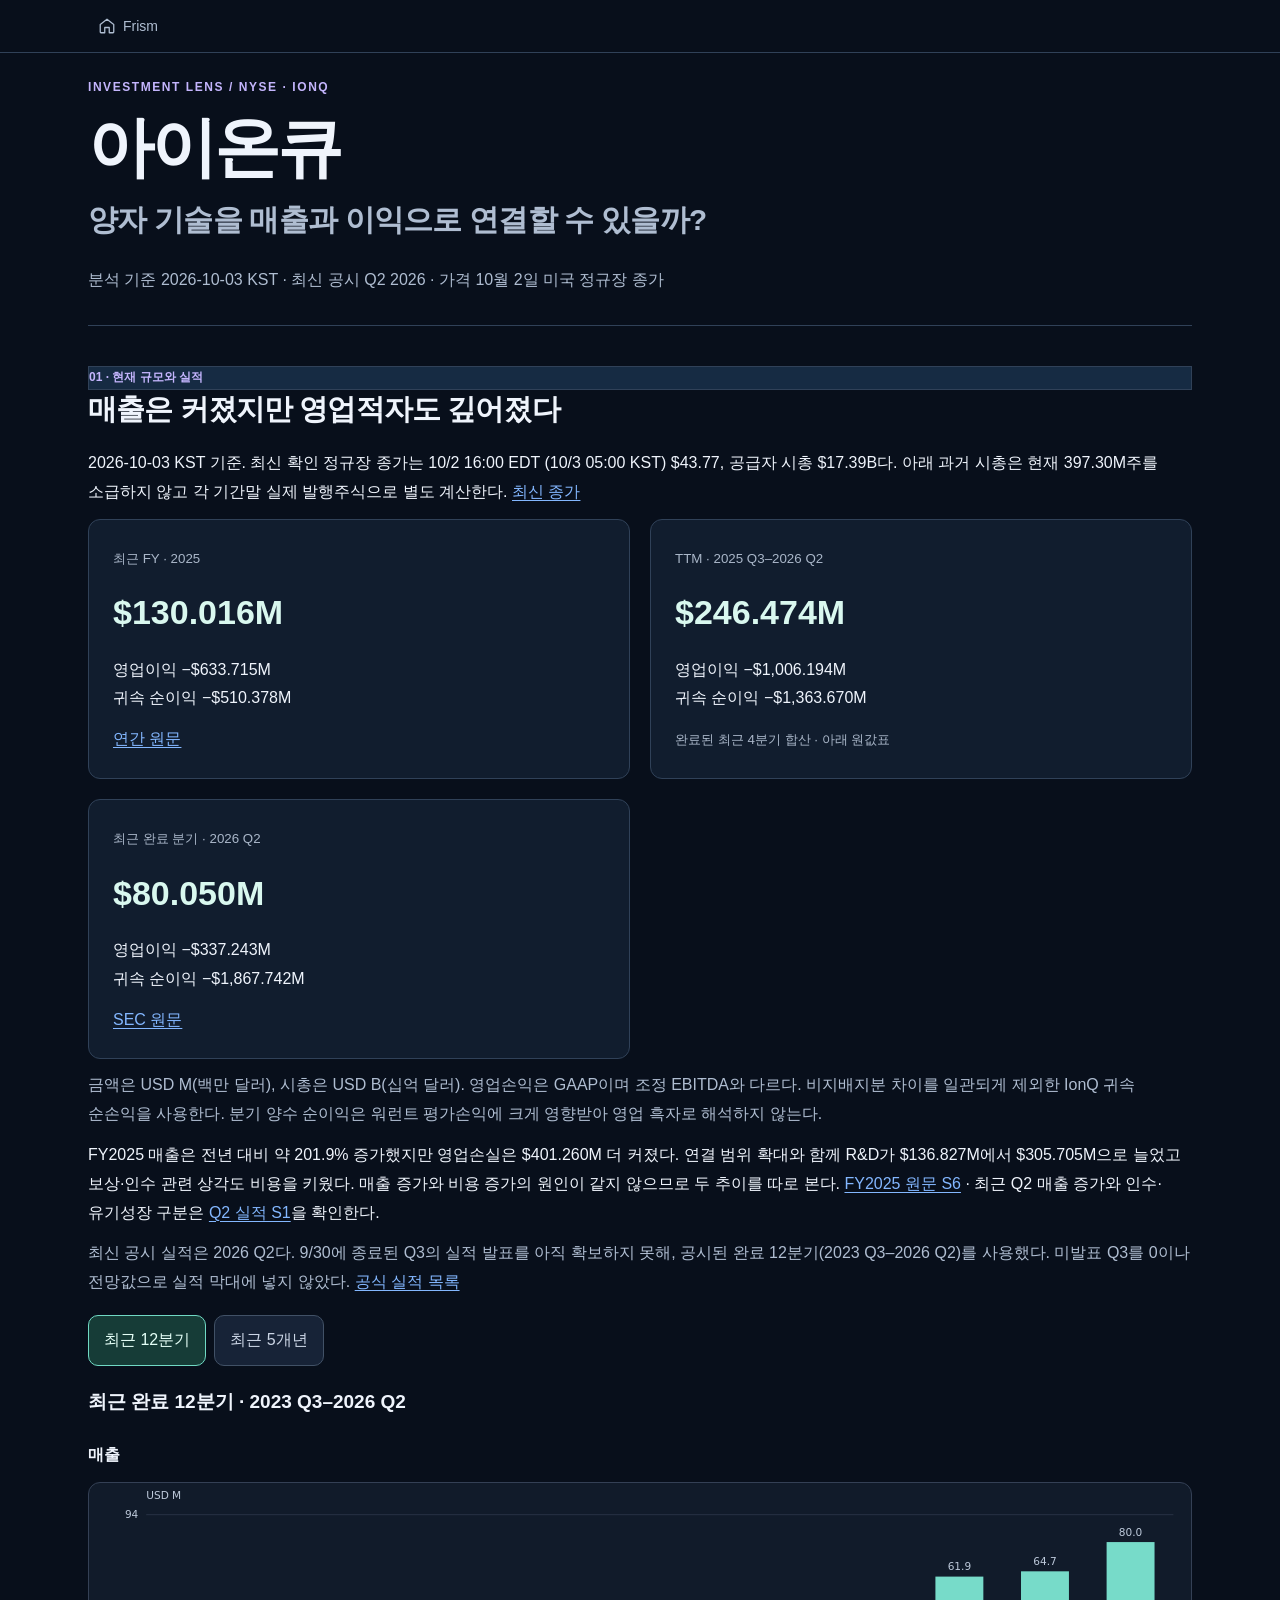
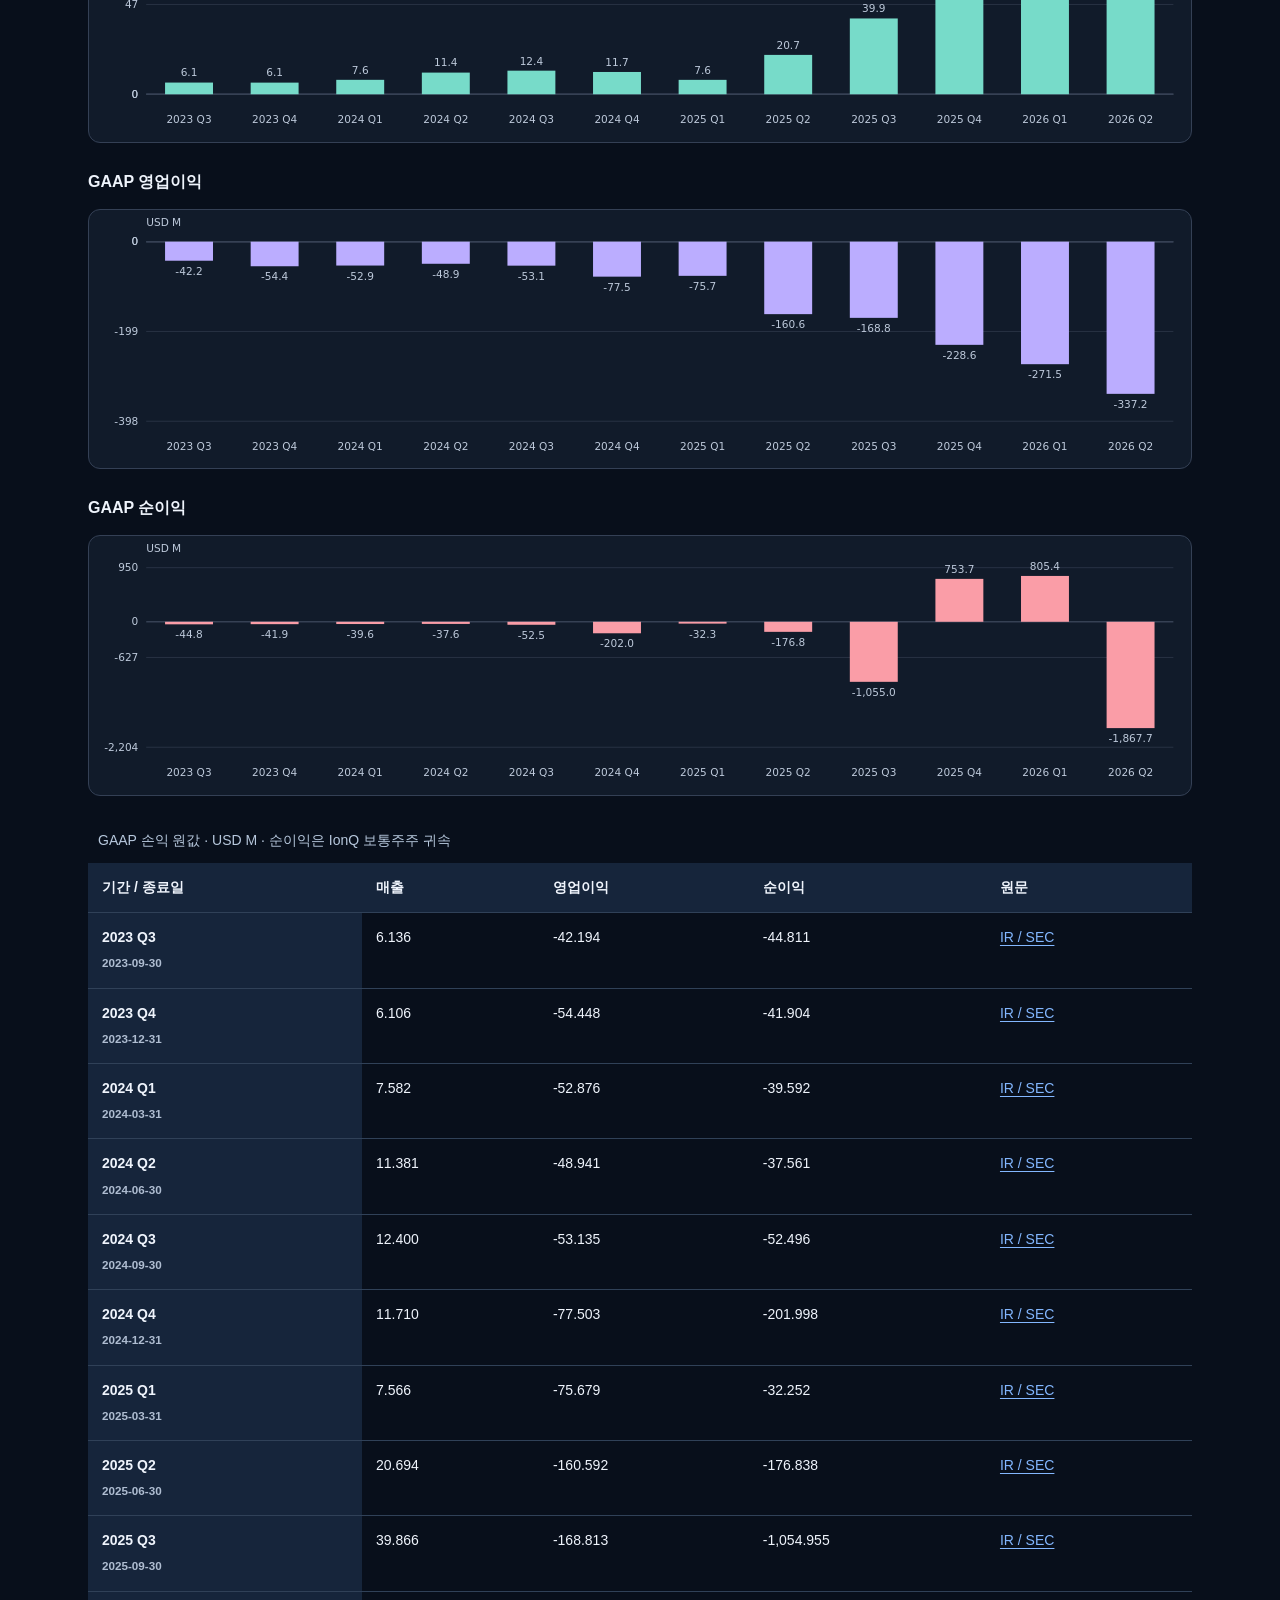
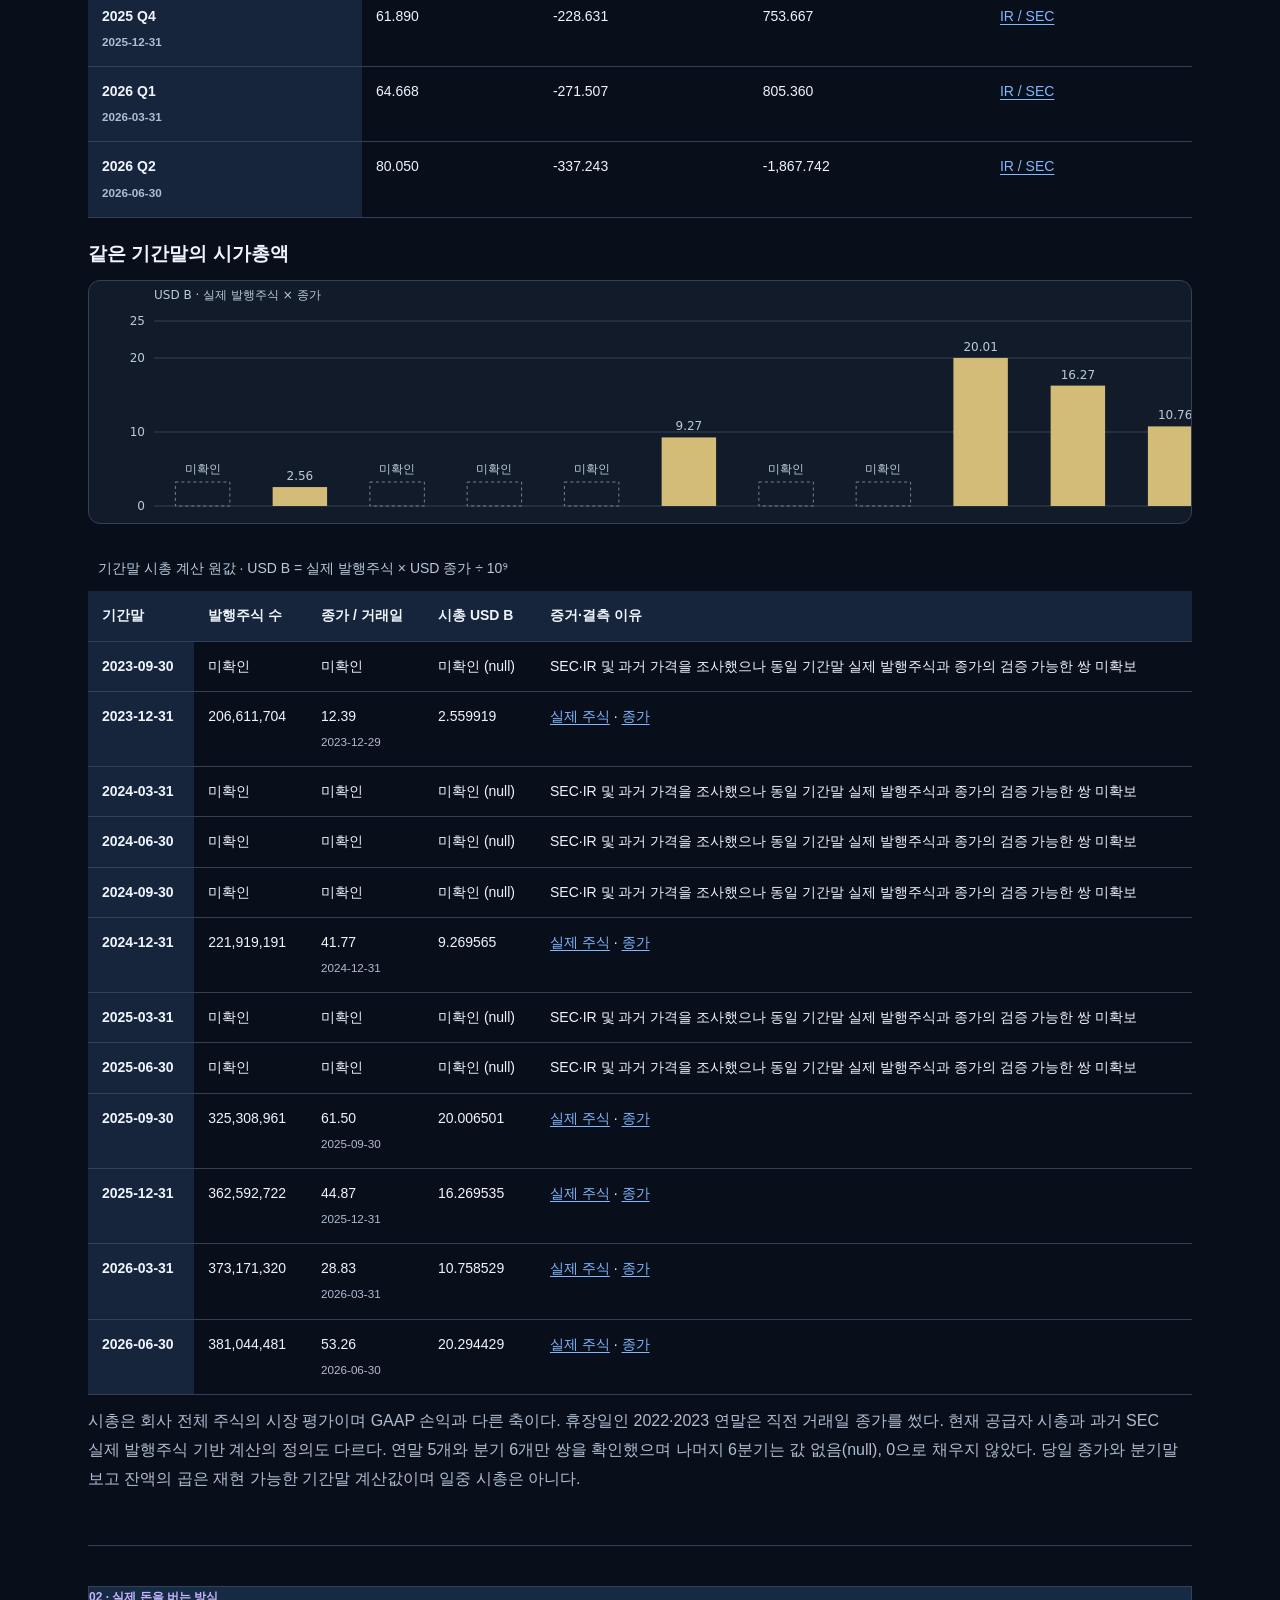
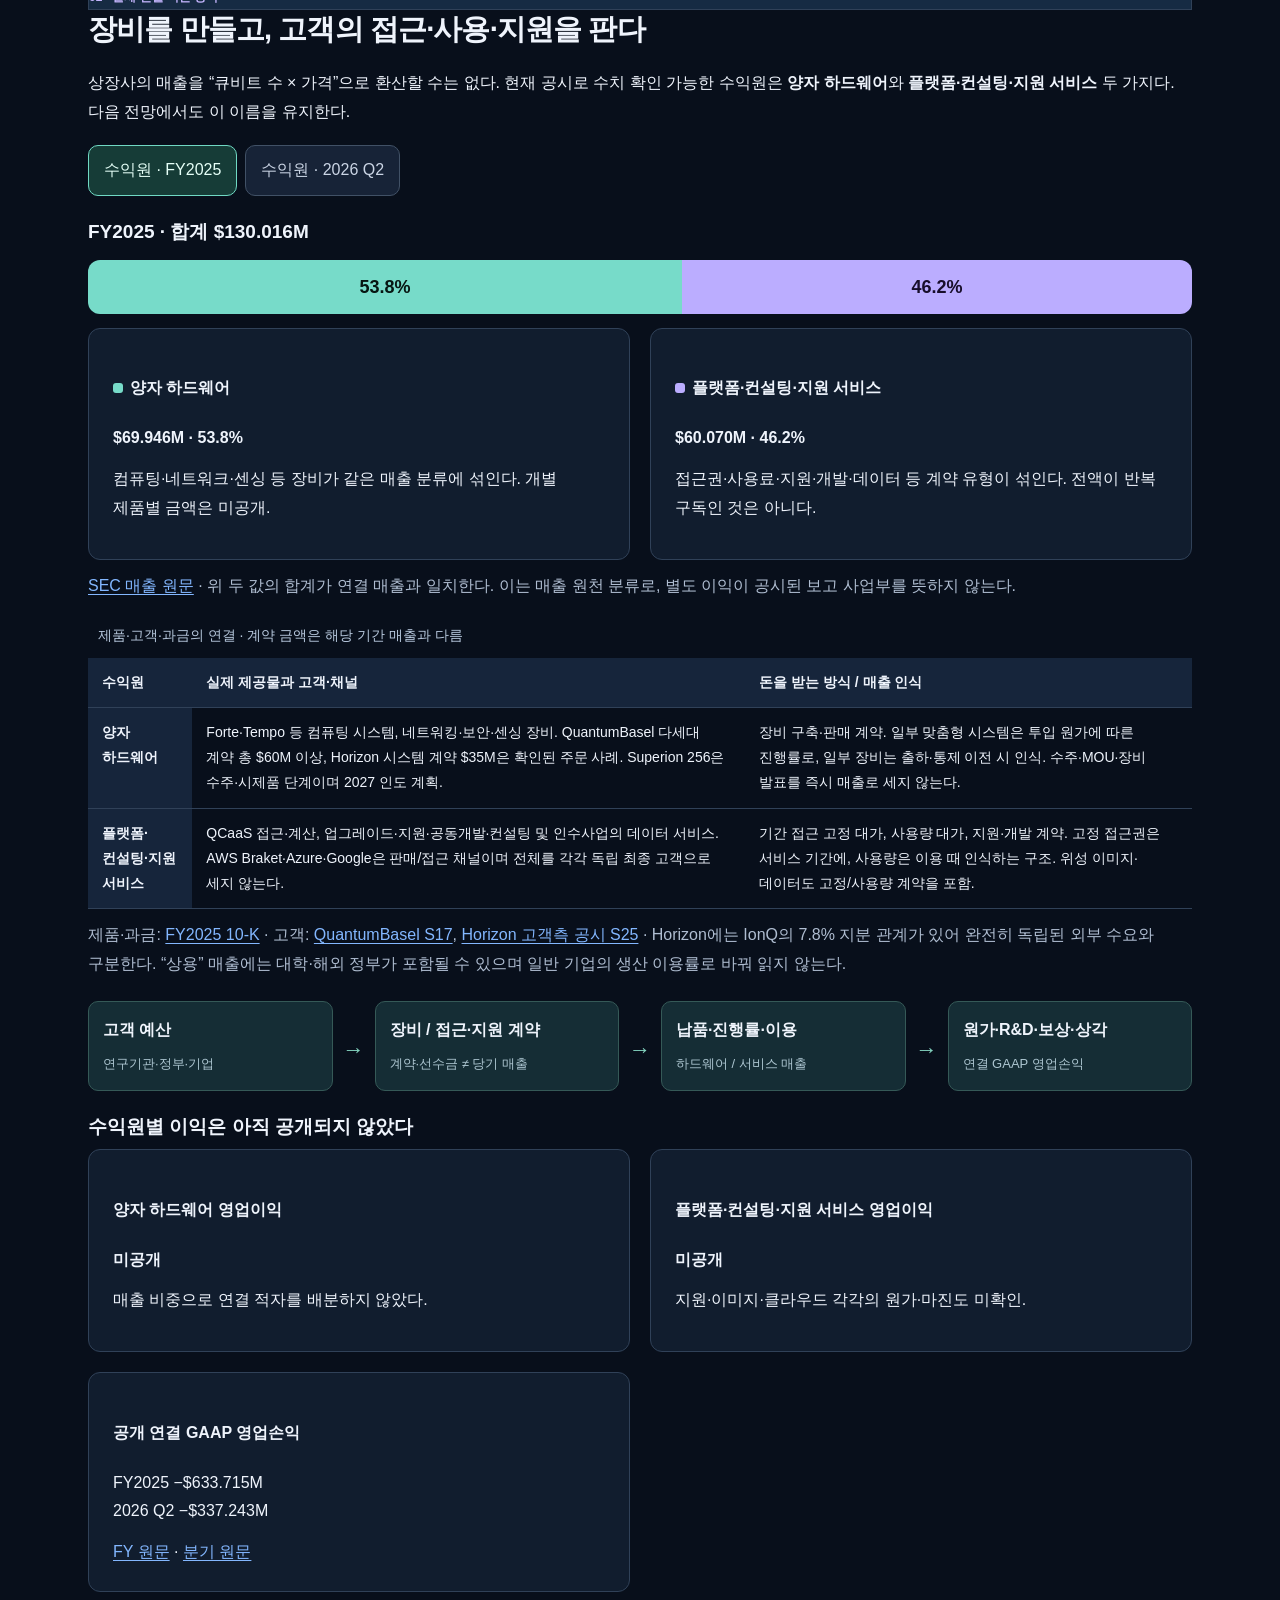
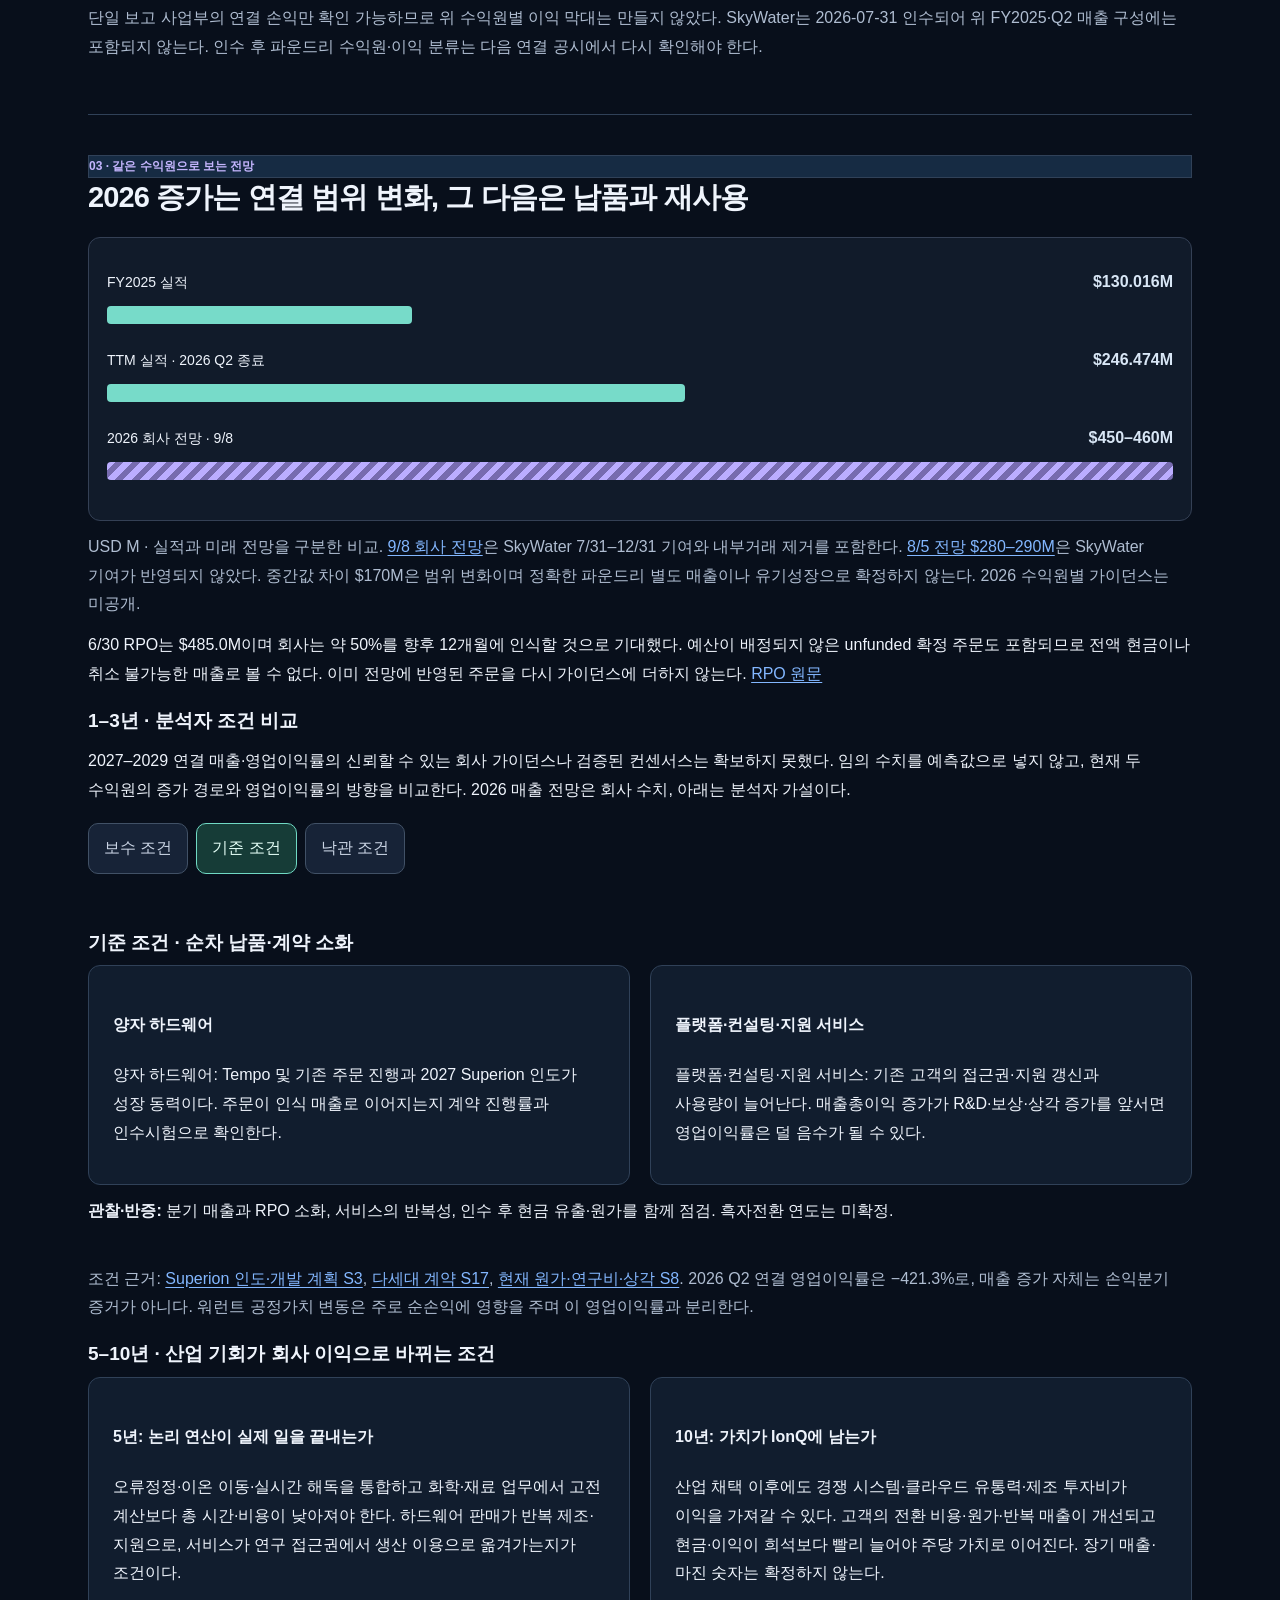
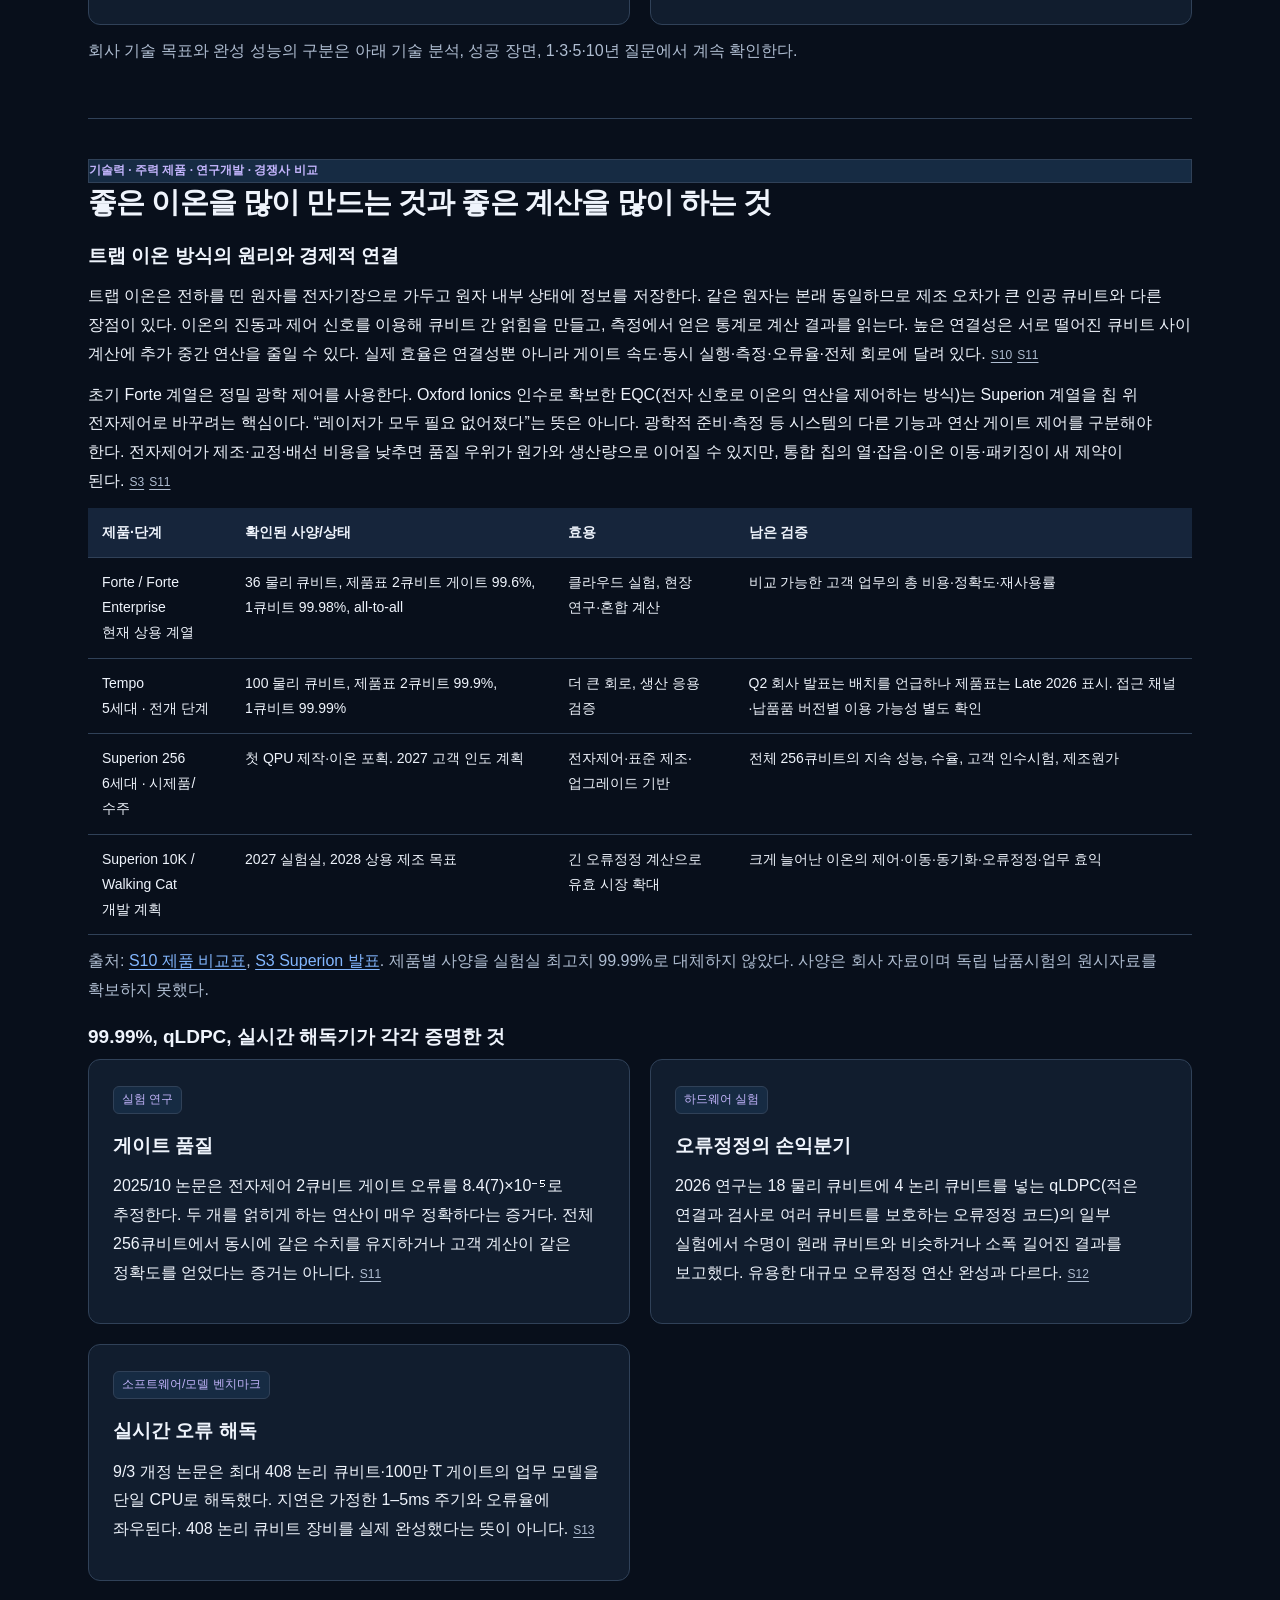
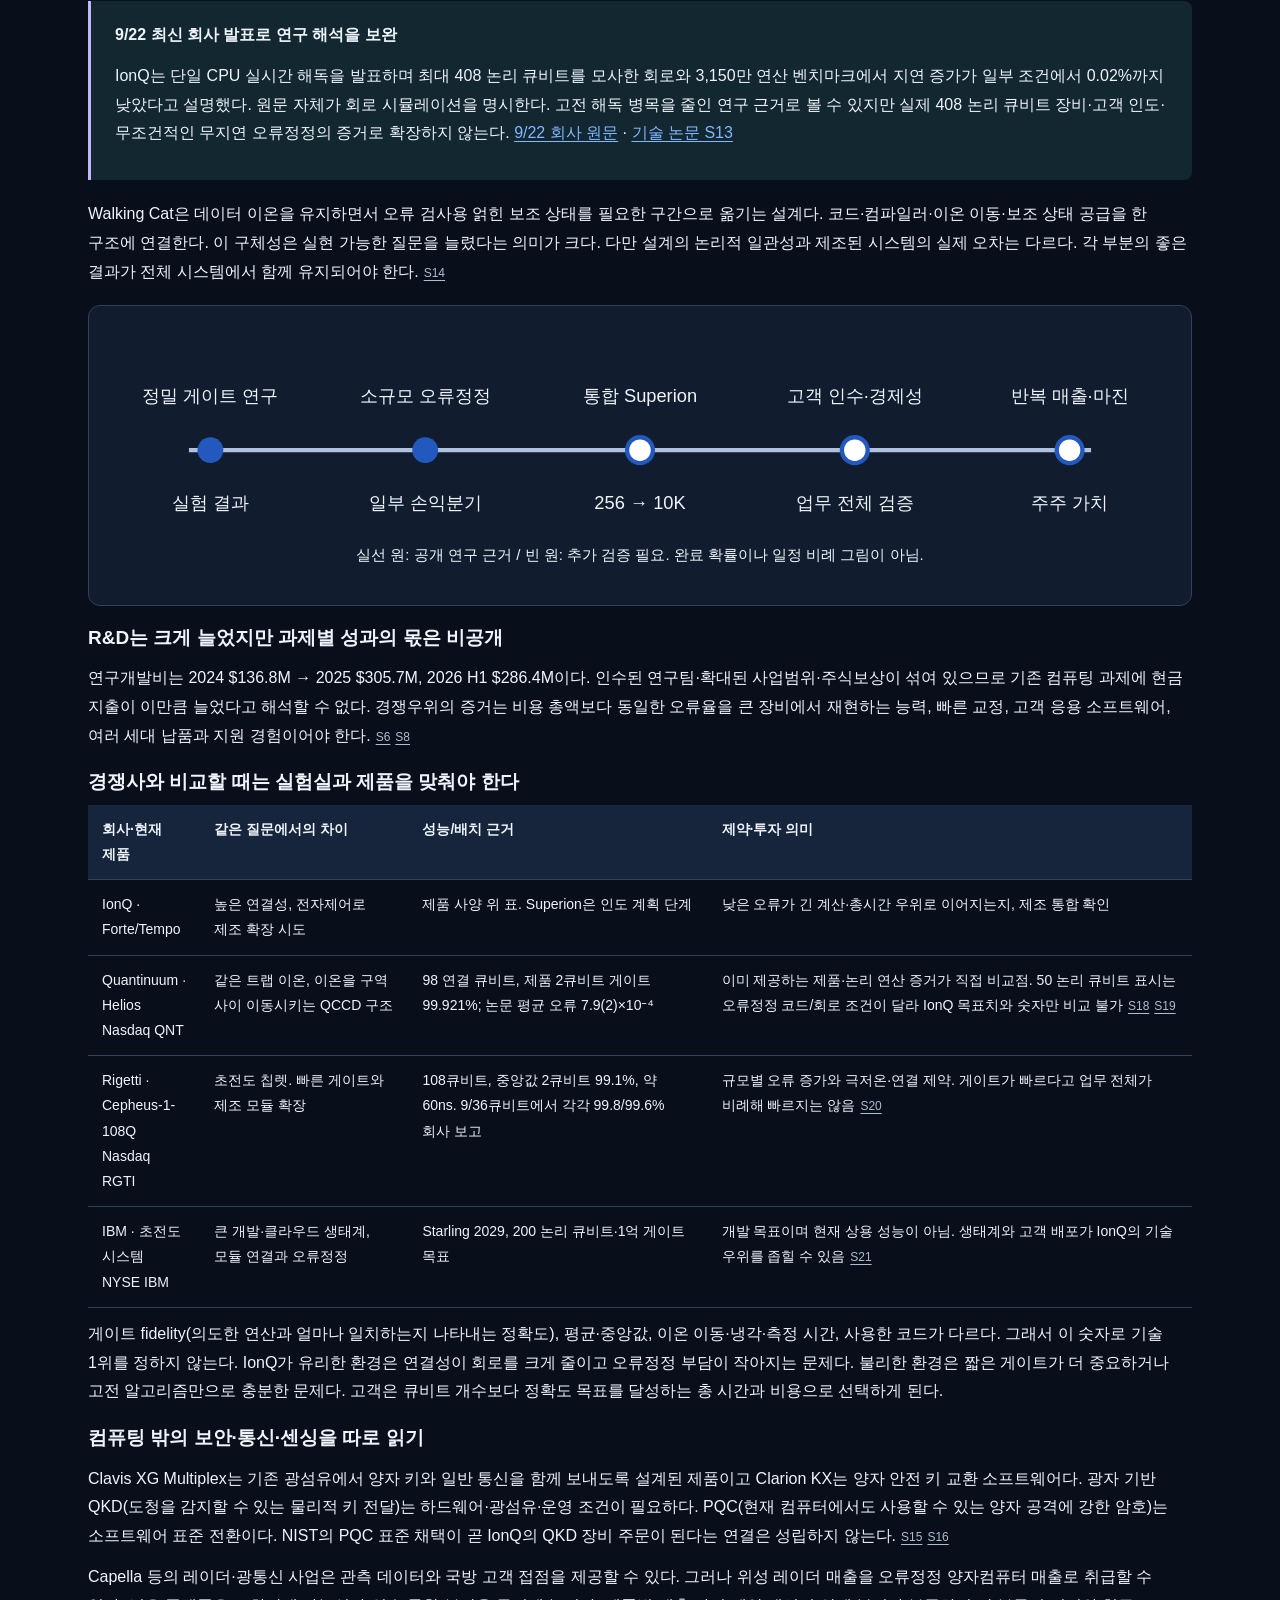
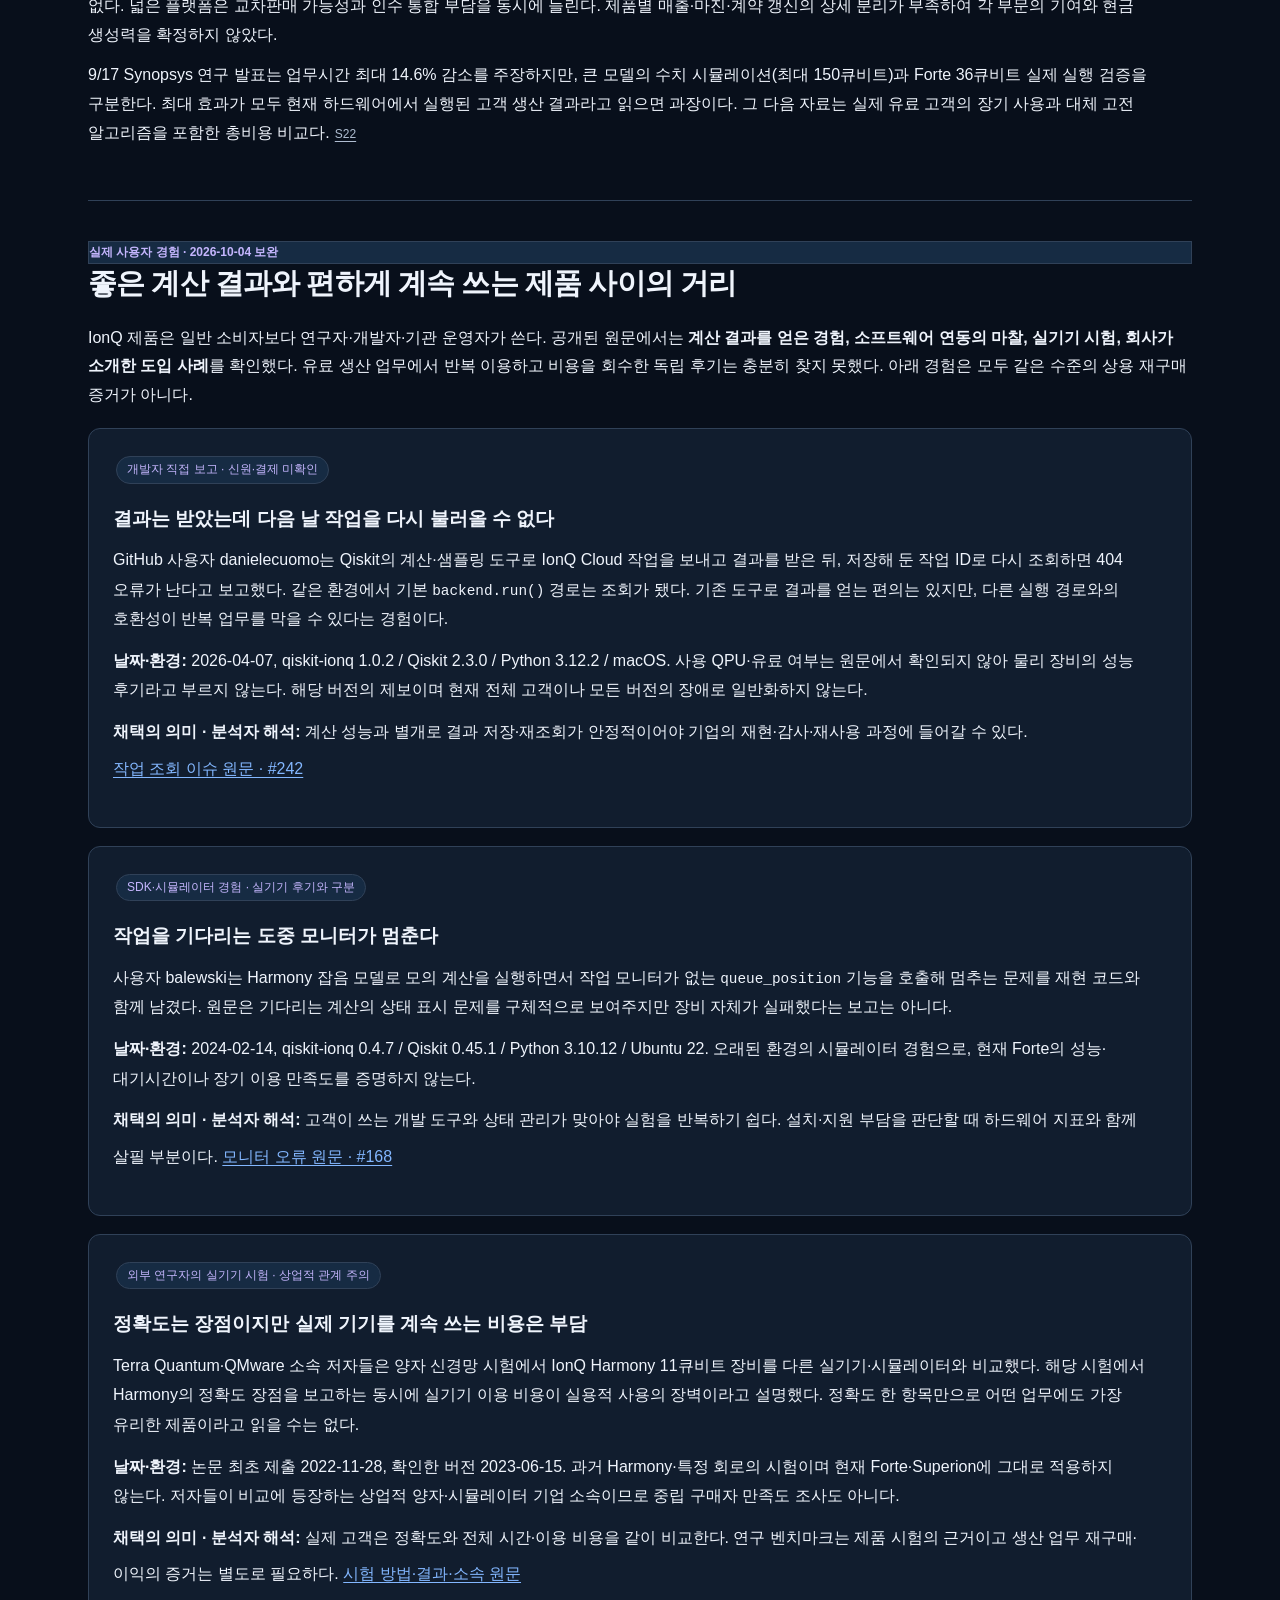
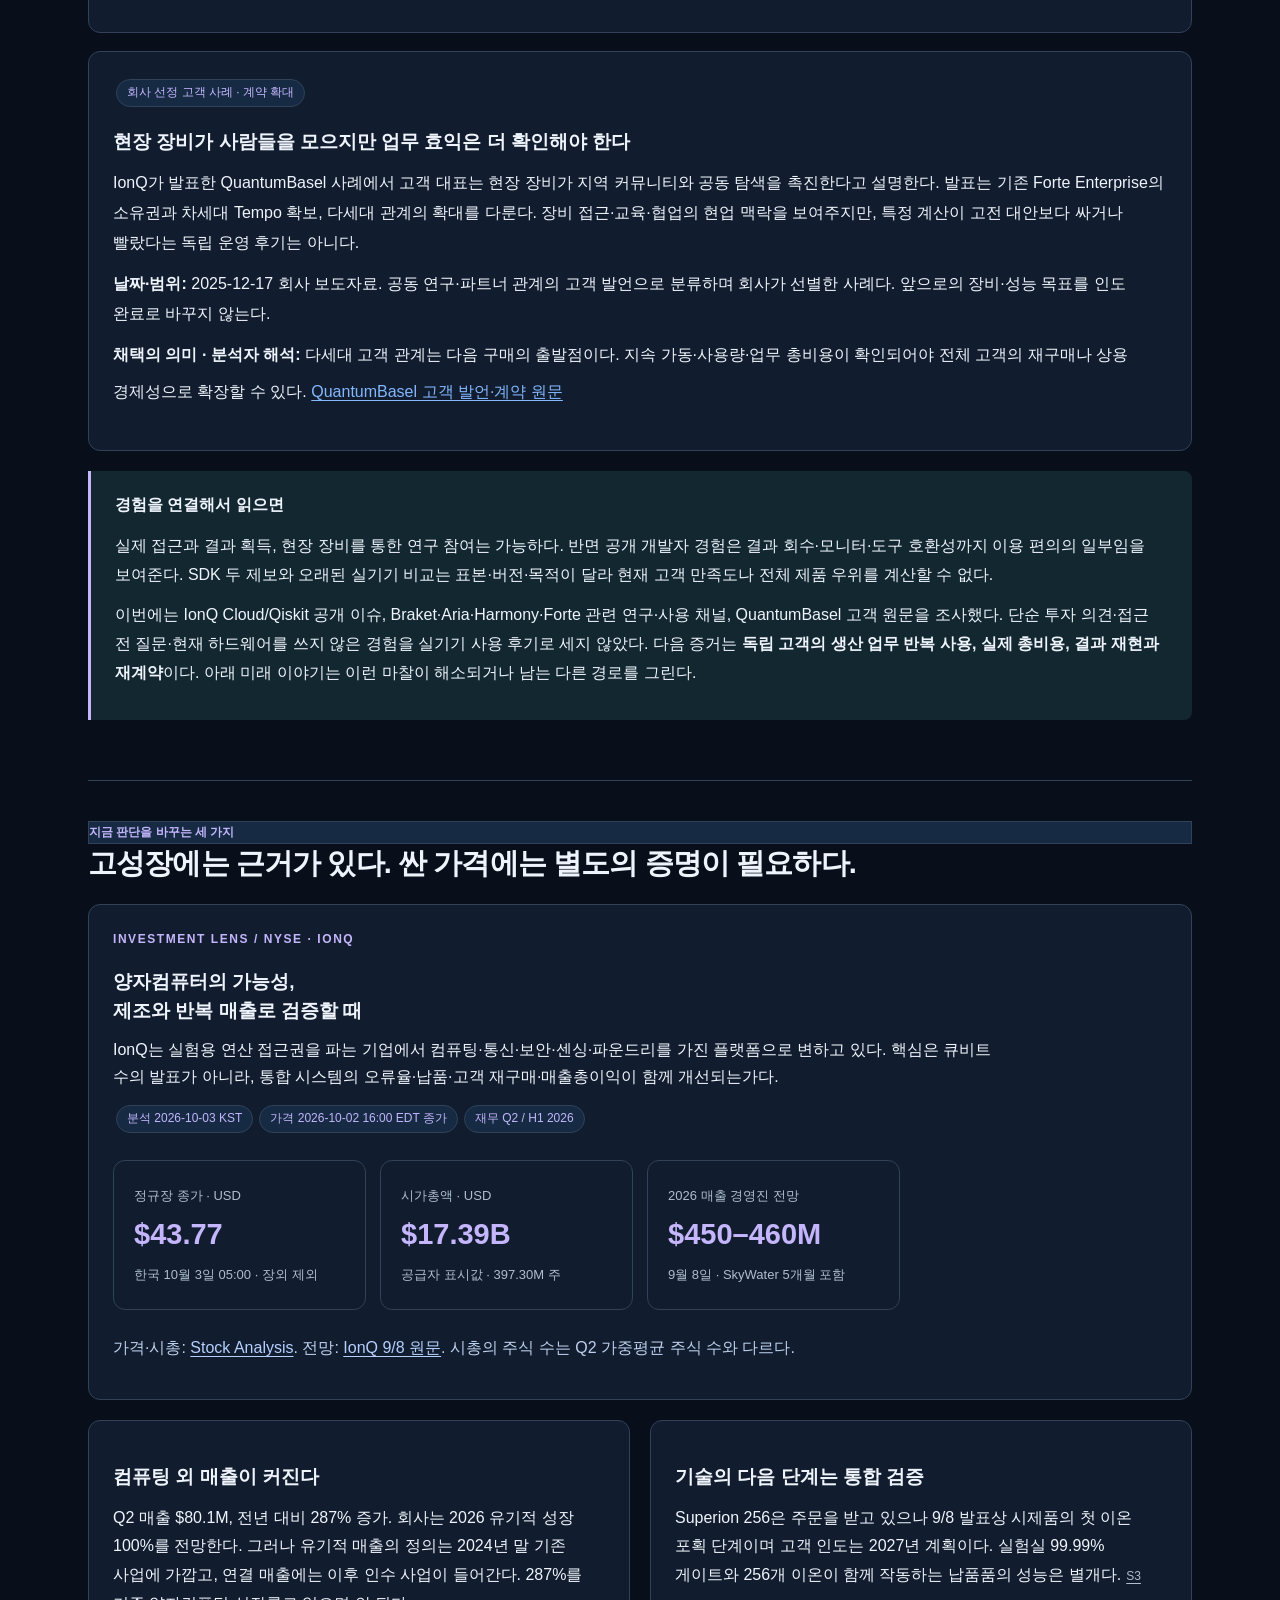
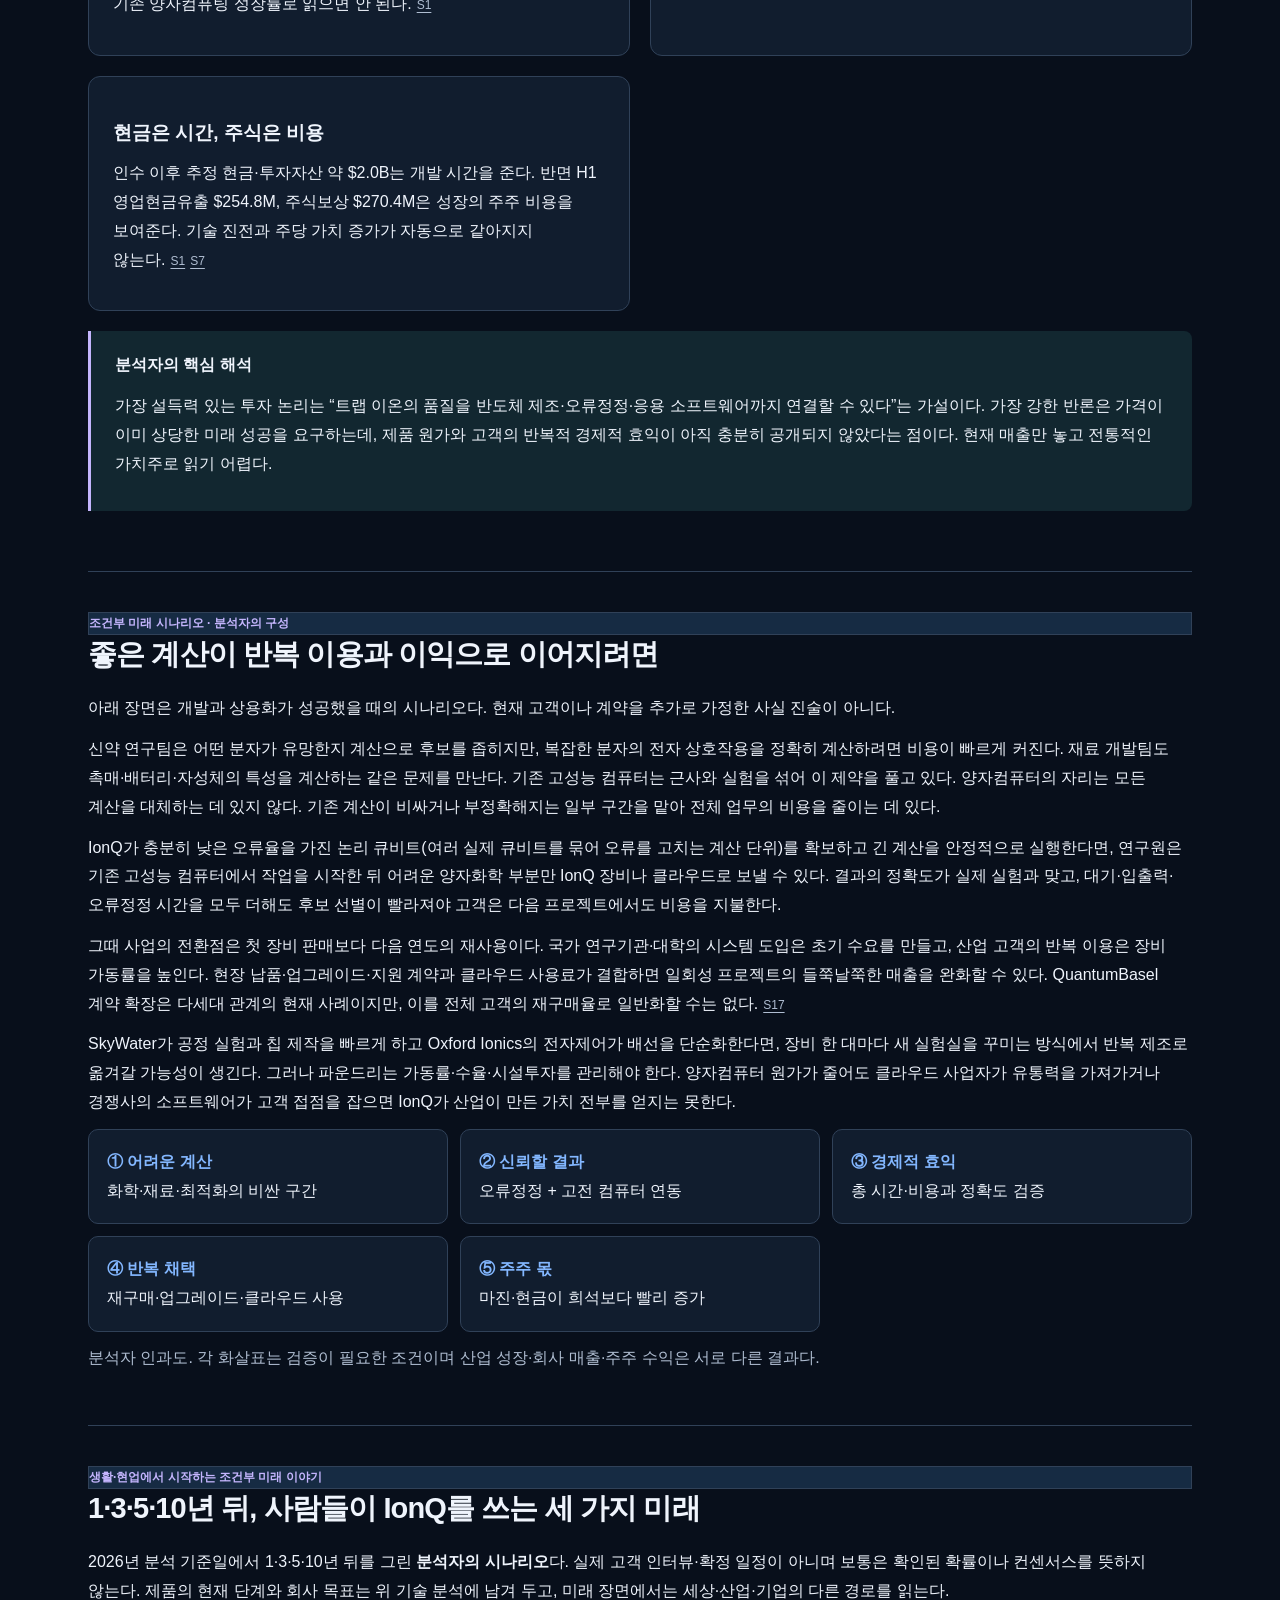
<file: reports/ionq-IONQ-2026-10-02.html>
<!DOCTYPE html>

<html lang="ko"><head><meta charset="utf-8"/><meta content="width=device-width,initial-scale=1" name="viewport"/><title>아이온큐 (IONQ) · 2026-10-03 · Frism</title><style>
:root{--bg:#f4f6fa;--ink:#17243b;--muted:#5e6b7e;--line:#d8e1ed;--blue:#2359bf;--aqua:#177e86;--red:#b24b40;--card:#fff}*{box-sizing:border-box}html{scroll-behavior:smooth}body{margin:0;background:var(--bg);color:var(--ink);font:16px/1.8 -apple-system,BlinkMacSystemFont,"Apple SD Gothic Neo","Malgun Gothic",sans-serif}a{color:var(--blue);text-underline-offset:3px}.hero{background:#112341;color:var(--ink);padding:62px 24px 40px}.hero>div,main{max-width:1120px;margin:auto}h1{font-size:clamp(34px,6vw,62px);line-height:1.17;letter-spacing:-2px;margin:14px 0 20px}h2{font-size:27px;line-height:1.4;margin:0 0 20px}h3{font-size:19px;margin:18px 0 8px}p{margin:12px 0}.hero p{max-width:930px;color:var(--ink)}.eyebrow{font-size:13px;letter-spacing:2px;font-weight:700}.lead{font-size:20px}.badge{display:inline-block;border:1px solid var(--line);border-radius:99px;padding:2px 10px;font-size:12px;margin:3px}.grid{display:grid;grid-template-columns:repeat(3,minmax(0,1fr));gap:16px}.two{grid-template-columns:repeat(2,minmax(0,1fr))}.stat{padding:19px;background:#ffffff12;border:1px solid var(--line);border-radius:15px}.stat strong{font-size:31px;display:block;line-height:1.5}.stat small{color:var(--ink)}.nav{position:sticky;top:0;z-index:2;background:#f4f6faf5;border-bottom:1px solid var(--line);padding:12px;display:flex;gap:16px;overflow:auto;white-space:nowrap}.nav a{font-size:14px;text-decoration:none}main{padding:32px 20px 60px}section{background:#111d2e;border:1px solid var(--line);border-radius:20px;padding:32px;margin:0 0 24px;scroll-margin-top:70px}.card{padding:20px;border:1px solid var(--line);border-radius:14px;min-width:0}.card p{font-size:15px}.note{background:#111d2e;border-left:4px solid var(--blue);padding:16px 20px;margin:18px 0}.caution{background:#111d2e;border-color:var(--line)}.muted,.caption{color:var(--muted);font-size:13px}.tag{font-size:12px;color:var(--aqua);font-weight:700}.table-wrap{max-width:100%;overflow:auto}table{width:100%;border-collapse:collapse;font-size:14px}th,td{padding:13px 12px;text-align:left;border-bottom:1px solid var(--line);vertical-align:top}th{background:#111d2e;font-weight:700}td.num{white-space:nowrap;font-variant-numeric:tabular-nums}.source{font-size:12px;white-space:nowrap;margin-left:5px}svg{width:100%;height:auto;display:block}.chart-box{background:#111d2e;border:1px solid var(--line);border-radius:15px;padding:18px;margin:18px 0}.chart-box svg text{font-family:inherit}.flow{display:grid;grid-template-columns:repeat(5,minmax(0,1fr));gap:12px}.flow div{padding:16px 12px;background:#111d2e;border-radius:12px;font-size:14px}.flow b{display:block;color:var(--blue)}button{font:inherit;cursor:pointer;border:1px solid var(--line);border-radius:9px;padding:9px 17px;background:#111d2e;color:var(--ink);min-height:44px}button[aria-selected=true]{background:var(--blue);color:var(--ink);border-color:var(--blue)}.tabs{display:flex;gap:10px;flex-wrap:wrap;margin:14px 0}.period[hidden]{display:none}label{display:block}input[type=range]{width:100%;accent-color:var(--blue)}input[type=checkbox]{width:20px;height:20px;accent-color:var(--blue);vertical-align:middle;margin-right:9px}.opinion{margin:14px 0;padding:20px;border:1px solid var(--line);border-radius:13px}.opinion:has(input:checked){border-color:var(--blue);background:#111d2e}.opinion label{font-weight:700}.opinion p{font-size:14px;margin:6px 0}textarea{font:inherit;width:100%;min-height:105px;border:1px solid var(--line);border-radius:10px;padding:14px;resize:vertical;background:#111d2e;color:var(--ink)}.sources{font-size:13px;overflow-wrap:anywhere}.sources li{padding:7px 0}.pill{display:inline-block;background:#111d2e;border-radius:6px;padding:2px 8px;font-size:12px}.controls{display:grid;grid-template-columns:repeat(3,minmax(0,1fr));gap:20px}.result{font-size:22px;font-weight:700;color:var(--blue);padding:15px;background:#111d2e;border-radius:12px}footer{text-align:center;color:var(--muted);font-size:13px}.print-note{display:none}:focus-visible{outline:3px solid #42a5ee;outline-offset:4px}@media(max-width:740px){.hero{padding:38px 20px}.grid,.two,.controls,.flow{grid-template-columns:1fr}section{padding:22px 18px;border-radius:15px}main{padding:22px 12px}.lead{font-size:18px}.stat strong{font-size:26px}.flow div{padding:12px 16px}th,td{min-width:115px}h2{font-size:23px}}@media print{body{background:#111d2e;font-size:11px;line-height:1.55}.hero{background:#111d2e;color:var(--ink);padding:15px}.hero p,.hero small{color:var(--ink)}.stat{border:1px solid var(--line)}.nav,.tabs,.controls,.print-button,.copy-button{display:none}section{border:0;padding:12px 0;margin:8px 0;border-radius:0;break-inside:auto}main{padding:0}.period[hidden]{display:block!important}.period{margin:14px 0}.grid,.two{grid-template-columns:repeat(2,minmax(0,1fr))}.flow{grid-template-columns:repeat(5,minmax(0,1fr))}.table-wrap{overflow:visible}table{font-size:9px}th,td{padding:6px;min-width:0}h2{font-size:19px}h3{font-size:14px}h1{font-size:34px}.card,.opinion,.chart-box{break-inside:avoid}.print-note{display:block}.source{font-size:9px}a{color:var(--ink)}textarea{min-height:70px}.result{font-size:15px}}
</style><style data-frism-ui="2026-10-02">/* Frism: preserve report data and controls; mobile-first reading layout. */
:root{--bg:#080f1b;--ink:#eff4fc;--muted:#afbdd1;--line:#304158;--paper:#111d2e;--card:#111d2e;--soft:#16253b;--blue:#83b7ff;--red:#ffacb7;--green:#72e2bf;--aqua:#88d7ed;--cyan:#88d7ed;--gold:#f6c879;--warn:#f6c879}
html{color-scheme:dark;scroll-padding-top:64px}
body.frism-report{background:var(--bg);color:var(--ink);font:16px/1.8 -apple-system,BlinkMacSystemFont,"Apple SD Gothic Neo","Malgun Gothic",sans-serif;word-break:keep-all;overflow-wrap:anywhere;margin:0}
.frism-report main,.frism-report main.wrap{max-width:1160px;margin:auto;padding:0 18px 64px;min-width:0}
.frism-report .hero{background:transparent;color:var(--ink);border:0;border-radius:0;padding:34px 0 28px;margin:0;overflow:visible;position:static}
.frism-report .hero:after{content:none}
.frism-report .hero>div{max-width:none;margin:0}
.frism-report h1,.frism-report .hero h1{font-size:clamp(40px,6vw,66px);line-height:1.05;letter-spacing:-.045em;margin:14px 0 24px;overflow-wrap:anywhere}
.frism-report h1 span{display:block;font-size:.45em;line-height:1.5;letter-spacing:-.025em;color:var(--muted);margin-top:16px}
.frism-report h1 em{font-style:normal;color:var(--accent);font-size:.65em;line-height:1.35;display:block;margin-top:16px}
.frism-report h2,.frism-report .section h2{font-size:25px;line-height:1.35;letter-spacing:-.03em;margin:0 0 20px}
.frism-report .hero h2{font-size:23px;line-height:1.5;max-width:900px}
.frism-report h3,.frism-report .section h3{font-size:19px;line-height:1.5}
.frism-report .lead,.frism-report .lede,.frism-report .intro,.frism-report .hero>p:first-of-type{font-size:21px;line-height:1.65;color:var(--ink);max-width:900px}
.frism-report .hero p.meta,.frism-report .hero p.muted,.frism-report .hero p.small{font-size:13px;color:var(--muted)}
.frism-report p{font-size:16px;line-height:1.8}
.frism-report a{color:var(--blue);overflow-wrap:anywhere}
.frism-report .eyebrow{color:var(--accent);font-size:12px;letter-spacing:.13em}
.frism-report small,.frism-report .small,.frism-report .muted,.frism-report .source,.frism-report .caption,.frism-report .meta,.frism-report .sourcesmall,.frism-report .chart-caption,.frism-report .chart-label{color:var(--muted)}
.frism-report section,.frism-report section.section{background:transparent;border:0;border-top:1px solid var(--line);border-radius:0;margin:0;padding:30px 0;scroll-margin-top:70px;min-width:0}
.frism-report section.hero{border:0;padding:34px 0 28px}
.frism-report .grid,.frism-report .two,.frism-report .cards,.frism-report .techgrid,.frism-report .charts,.frism-report .split,.frism-report .scenario,.frism-report .source-list{display:grid;grid-template-columns:minmax(0,1fr);gap:20px;min-width:0}
.frism-report .sources,.frism-report .source-list{font-size:14px}
.frism-report .card,.frism-report .cards>article,.frism-report .techgrid>article,.frism-report .two>article,.frism-report .charts>article,.frism-report .candidate,.frism-report .opinion,.frism-report .choice,.frism-report .view,.frism-report .viewcard,.frism-report .check-card,.frism-report .perspective{background:var(--paper);border:1px solid var(--line);border-radius:12px;padding:20px;min-width:0}
.frism-report .card p,.frism-report .opinion p,.frism-report .choice p,.frism-report .viewcard p,.frism-report .perspective p{font-size:16px}
.frism-report .metrics,.frism-report .facts,.frism-report .stats,.frism-report .kpis,.frism-report .frism-stats{display:grid;grid-template-columns:repeat(2,minmax(0,1fr));gap:10px;margin:24px 0;min-width:0}
.frism-report .metric,.frism-report .stat,.frism-report .facts>.card,.frism-report .kpis>.card,.frism-report .frism-stats>article,.frism-report .metrics>div{background:var(--paper);padding:14px;border:1px solid var(--line);border-radius:12px;min-width:0;text-align:left}
.frism-report .metric strong,.frism-report .stat strong,.frism-report .card strong.big,.frism-report .kpi strong,.frism-report .cards.frism-stats b,.frism-report .metrics b{display:block;font-size:25px;line-height:1.35;color:var(--accent);font-variant-numeric:tabular-nums;margin:6px 0;overflow-wrap:anywhere}
.frism-report .stat span,.frism-report .stat small,.frism-report .metric span,.frism-report .metrics span{color:var(--muted);font-size:13px}
.frism-report .note,.frism-report .notice,.frism-report .callout{background:#122730;border-left:3px solid var(--accent);padding:20px 24px;margin:20px 0;border-radius:0 8px 8px 0;overflow-wrap:anywhere}
.frism-report .caution,.frism-report .risk,.frism-report .warning,.frism-report .warn,.frism-report .callout.warn{background:#292416;border-color:var(--gold)}
.frism-report .negative,.frism-report .neg{color:var(--red)!important}
.frism-report .badge,.frism-report .tag,.frism-report .pill{background:#162b43;color:var(--accent);border:1px solid var(--line)}
.frism-report .assumption,.frism-report .assume,.frism-report .infer{background:#292416;color:var(--gold)}
.frism-report .flow,.frism-report .logic,.frism-report .stage{display:grid;grid-template-columns:minmax(0,1fr);gap:12px;align-items:stretch}
.frism-report .flow>div,.frism-report .logic>div,.frism-report .stage>div{min-width:0;min-height:0;background:var(--paper);color:var(--ink);border:1px solid var(--line);padding:18px;border-radius:10px;font-size:16px}
.frism-report .flow .card{display:block}
.frism-report .flow>span,.frism-report .flow>i{text-align:center;transform:rotate(90deg);justify-self:center}
.frism-report .timeline{display:grid;grid-template-columns:repeat(2,minmax(0,1fr));gap:12px}
.frism-report .timeline>div{min-width:0;background:var(--paper);padding:14px;border-color:var(--line)}
.frism-report .timeline span{color:var(--muted)}
.frism-report .period,.frism-report .horizon,.frism-report .panel,.frism-report .scenario,.frism-report .result,.frism-report .calc-result,.frism-report .print-story{background:var(--paper);border-color:var(--line);color:var(--ink);padding:20px;border-radius:12px;min-width:0}
.frism-report .opinion:has(input:checked),.frism-report .perspective:has(input:checked),.frism-report .view:has(input:checked),.frism-report .viewcard.selected{background:#142a35;border-color:var(--accent)}
.frism-report .controls,.frism-report .calculator{grid-template-columns:repeat(2,minmax(0,1fr));gap:14px;min-width:0}
.frism-report button{min-height:44px;max-width:100%;font:inherit;line-height:1.45;padding:9px 16px;border:1px solid var(--line);border-radius:8px;background:#16253b;color:var(--ink);cursor:pointer;transition:background-color 150ms,border-color 150ms}
.frism-report button:hover{background:#243b59;border-color:var(--blue)}
.frism-report button[aria-pressed=true],.frism-report button[aria-selected=true],.frism-report button.active,.frism-report button.primary{background:var(--accent);color:#080f1b;border-color:var(--accent)}
.frism-report input,.frism-report textarea,.frism-report select{font:inherit;accent-color:var(--accent);color:var(--ink)}
.frism-report textarea,.frism-report select,.frism-report input:not([type=checkbox]):not([type=range]){background:#0a1525;border:1px solid var(--line);border-radius:7px;padding:10px;min-height:44px;max-width:100%}
.frism-report textarea{width:100%;font-size:16px}
.frism-report input[type=range]{min-height:44px;width:100%}
.frism-report input[type=checkbox]{width:20px;height:20px;flex:none}
.frism-report .view label,.frism-report .choice label,.frism-report .candidate label,.frism-report .opinion label,.frism-report .perspective label{min-height:44px}
.frism-report :focus-visible{outline:3px solid #83b7ff;outline-offset:3px}
.frism-report .table-wrap,.frism-report .tablewrap,.frism-report .table-scroll,.frism-report .scroll{max-width:100%;overflow-x:auto;border-color:var(--line)}
.frism-report table{min-width:640px;font-size:14px}
.frism-report th,.frism-report td{padding:12px 14px;border-color:var(--line)}
.frism-report th{background:#16253b;color:var(--ink)}
.frism-report .chart:not(svg),.frism-report .chart-box{background:var(--paper);border:1px solid var(--line);border-radius:12px;padding:14px;min-width:0}
.frism-report svg text{fill:var(--ink)}
.frism-report svg text.dark{fill:#080f1b}
.frism-report .chart text{fill:var(--muted)}
.frism-report .chart text.val{fill:var(--ink)}
.frism-report svg{max-width:100%}
.frism-report footer,.frism-report .footer,.frism-report .foot{color:var(--muted);font-size:13px}
.frism-report .site-header{padding:4px 0;background:var(--bg);color:var(--ink);border:0;border-bottom:1px solid var(--line)}
.frism-report .site-header>.site-header-inner{padding:0 18px;margin:auto;max-width:1160px}
.frism-report .site-header .home-link{color:var(--muted);font-size:14px;line-height:1;letter-spacing:0}
.frism-report .home-link svg{display:inline-block;width:18px;height:18px}
@media(min-width:701px){
.frism-report main,.frism-report main.wrap{padding:0 28px 80px}
.frism-report .hero,.frism-report section.hero{padding:56px 0 36px}
.frism-report h2,.frism-report .section h2{font-size:29px}
.frism-report .lead,.frism-report .lede,.frism-report .intro,.frism-report .hero>p:first-of-type{font-size:23px}
.frism-report section,.frism-report section.section{padding:40px 0}
.frism-report .grid,.frism-report .two,.frism-report .cards,.frism-report .techgrid,.frism-report .charts,.frism-report .split,.frism-report .scenario,.frism-report .source-list{grid-template-columns:repeat(2,minmax(0,1fr))}
.frism-report .card,.frism-report .candidate,.frism-report .choice,.frism-report .view,.frism-report .viewcard,.frism-report .check-card,.frism-report .perspective{padding:24px}
.frism-report .metrics,.frism-report .facts,.frism-report .stats,.frism-report .kpis,.frism-report .frism-stats{grid-template-columns:repeat(4,minmax(0,1fr));gap:14px}
.frism-report .metric,.frism-report .stat,.frism-report .facts>.card,.frism-report .kpis>.card,.frism-report .frism-stats>article,.frism-report .metrics>div{padding:20px}
.frism-report .metric strong,.frism-report .stat strong,.frism-report .card strong.big,.frism-report .kpi strong,.frism-report .cards.frism-stats b,.frism-report .metrics b{font-size:29px}
.frism-report .flow,.frism-report .logic,.frism-report .stage{grid-template-columns:repeat(3,minmax(0,1fr))}
.frism-report .flow>span,.frism-report .flow>i{display:none}
.frism-report .timeline{grid-template-columns:repeat(4,minmax(0,1fr))}
.frism-report .site-header>.site-header-inner{padding:0 28px}
}
@media(max-width:350px){
.frism-report main,.frism-report main.wrap,.frism-report .site-header>.site-header-inner{padding-left:14px;padding-right:14px}
.frism-report .metric strong,.frism-report .stat strong,.frism-report .card strong.big,.frism-report .kpi strong,.frism-report .cards.frism-stats b,.frism-report .metrics b{font-size:22px}
.frism-report .controls,.frism-report .calculator{grid-template-columns:minmax(0,1fr)}
.frism-report .card,.frism-report .choice,.frism-report .view,.frism-report .viewcard,.frism-report .check-card,.frism-report .perspective{padding:18px}
}
@media(prefers-reduced-motion:reduce){html{scroll-behavior:auto}.frism-report *{transition:none!important;animation:none!important}}
@media print{
html{color-scheme:light}
body.frism-report{background:white;color:#111;font-size:11pt}
.frism-report main,.frism-report main.wrap{padding:0;max-width:none}
.frism-report .site-header,.frism-report button,.frism-report .tabs,.frism-report .tabbar,.frism-report .buttons,.frism-report .chips,.frism-report .toolbar,.frism-report .actions,.frism-report input[type=range]{display:none!important}
.frism-report .period,.frism-report .horizon,.frism-report .panel,.frism-report .period[hidden],.frism-report .horizon[hidden],.frism-report .panel[hidden]{display:block!important;margin:16px 0}
.frism-report section,.frism-report section.section,.frism-report .hero{padding:18px 0;background:white;color:#111}
.frism-report .card,.frism-report .stat,.frism-report .metric,.frism-report .choice,.frism-report .view,.frism-report .viewcard,.frism-report .check-card,.frism-report .perspective,.frism-report .opinion,.frism-report .candidate,.frism-report .period,.frism-report .horizon,.frism-report .panel,.frism-report .note,.frism-report .callout,.frism-report .notice,.frism-report .chart:not(svg),.frism-report .chart-box,.frism-report .result,.frism-report .calc-result{background:white;color:#111;border-color:#aaa}
.frism-report p,.frism-report a,.frism-report small,.frism-report .lead,.frism-report .lede,.frism-report .intro,.frism-report .muted,.frism-report .meta,.frism-report .caption,.frism-report .source,.frism-report .eyebrow,.frism-report strong,.frism-report b,.frism-report span,.frism-report h1,.frism-report h1 em{color:#111!important}
.frism-report svg text,.frism-report .chart text{fill:#111}
.frism-report .table-wrap,.frism-report .tablewrap,.frism-report .table-scroll,.frism-report .scroll{overflow:visible}
.frism-report table{min-width:0;font-size:9pt}.frism-report th{background:#eee;color:#111}
.frism-report textarea{background:white;color:#111;border-color:#aaa}
.frism-report .hero h1{font-size:34pt}.frism-report h2{font-size:20pt}
}
.frism-report .frism-chart-scroll{max-width:100%;overflow-x:auto;min-width:0;margin:12px 0}
.frism-report .frism-chart-scroll svg{min-width:640px;max-width:none}
.frism-report .chart-box{overflow-x:auto}
.frism-report .chart-box svg{min-width:640px;max-width:none}
@media print{.frism-report main *{background-color:transparent!important;color:#111!important;border-color:#aaa!important}.frism-report .frism-chart-scroll{overflow:visible}.frism-report .frism-chart-scroll svg,.frism-report .chart-box svg{min-width:0;max-width:100%}.frism-report svg text{fill:#111!important}}

:root{--accent:#c4b5fd}
</style>
<link href="../assets/site.css?v=2" rel="stylesheet"/>
<meta content="#080f1b" name="theme-color"/>
<meta content="yes" name="apple-mobile-web-app-capable"/>
<meta content="Frism" name="apple-mobile-web-app-title"/>
<link href="../assets/icons/apple-touch-icon.png" rel="apple-touch-icon" sizes="180x180"/>
<link href="../assets/icons/favicon-32.png" rel="icon" sizes="32x32" type="image/png"/>
<link href="../assets/icons/favicon-16.png" rel="icon" sizes="16x16" type="image/png"/>
<link href="../site.webmanifest" rel="manifest"/>
<style data-ionq-update="2026-10-03">
/* IONQ 2026-10-03: scoped charts and revenue controls */
#scale,#revenue-model,#revenue-outlook{min-width:0} .iq-summary strong{display:block;font-size:clamp(24px,5vw,34px);margin:10px 0;color:#d9f8ef}.iq-summary small{color:#aab7c9}.iq-controls{display:flex;flex-wrap:wrap;gap:8px;margin:18px 0}.iq-controls button{font:inherit;color:#cbd5e5;border:1px solid #415166;background:#172337;border-radius:10px;padding:10px 15px;min-height:44px;cursor:pointer}.iq-controls button[aria-pressed=true]{background:#163c37;border-color:#70d9c4;color:#e5fff7}.iq-controls button:focus-visible,.iq-chart-scroll:focus-visible{outline:3px solid #b5a1ff;outline-offset:3px}.iq-panel[hidden]{display:none}.iq-chart-scroll{width:100%;max-width:100%;overflow-x:auto;overflow-y:hidden;border:1px solid #344055;border-radius:12px;background:#111b2a;margin:12px 0 22px;overscroll-behavior-x:contain}.iq-chart-scroll svg{display:block;max-width:none!important;flex:none}.iq-chart-scroll svg text{font:12px system-ui,sans-serif;fill:#bdc9da}.iq-stack{display:flex;height:54px;border-radius:12px;overflow:hidden;margin:14px 0}.iq-stack>div{display:flex;align-items:center;justify-content:center;color:#071612;font-weight:700;background:#77dbc9;font-size:18px}.iq-stack>div+div{background:#bbadff;color:#180e2b}.iq-dot{display:inline-block;width:10px;height:10px;border-radius:3px;margin-right:7px}.iq-dot.hardware{background:#77dbc9}.iq-dot.services{background:#bbadff}.iq-money-flow{display:flex;align-items:stretch;gap:10px;margin:22px 0}.iq-money-flow>div{flex:1;min-width:0;background:#152d35;border:1px solid #355957;border-radius:10px;padding:14px}.iq-money-flow b,.iq-money-flow span{display:block}.iq-money-flow span{font-size:13px;color:#adc6d1;margin-top:8px}.iq-money-flow .iq-arrow{align-self:center;color:#84d4c0;font-size:22px}.iq-guidance{padding:18px;border:1px solid #344055;border-radius:12px;background:#111b2a}.iq-guidance>div{margin:12px 0 22px}.iq-guidance b{float:right;color:#d8e6f5}.iq-guidance span{font-size:14px}.iq-guidance i{display:block;min-height:18px;background:#77dbc9;border-radius:4px;margin-top:9px}.iq-guidance i.forecast{background:repeating-linear-gradient(135deg,#bbadff 0 6px,#776baf 6px 12px)}#scale table caption,#revenue-model table caption{padding:10px;text-align:left;color:#b7c8dd}#scale h4{margin:25px 0 8px} .iq-scenario{padding:15px 0}.iq-panel h3{margin-top:22px}
@media(max-width:600px){.iq-money-flow{display:grid;grid-template-columns:1fr}.iq-money-flow .iq-arrow{margin:0;justify-self:center;transform:rotate(90deg)}.iq-guidance b{float:none;display:block;margin-top:4px}.iq-summary .card{min-width:0}.iq-controls button{flex:1;white-space:normal}.iq-stack>div{font-size:16px}}
@media print{.iq-panel[hidden],.period[hidden]{display:block!important}.iq-controls{display:none!important}.iq-chart-scroll{overflow:visible!important;border:0;background:white!important}.iq-chart-scroll svg{max-width:100%!important;width:100%!important;height:auto!important}.iq-chart-scroll svg text{fill:#172337!important}.iq-panel{break-inside:auto}.iq-money-flow{display:grid;grid-template-columns:1fr 1fr}.iq-guidance{background:white}.iq-guidance b,.iq-guidance span{color:#172337}.iq-money-flow>div{background:white;color:#172337}.iq-money-flow span{color:#3a4859}.iq-panel table{font-size:9px}.iq-summary strong{color:#172337!important}}
</style><style data-parent-flow-ui="2026-10-03">.frism-report .hero{padding:24px 0 18px}.frism-report .legacy-company-context{margin:20px 0}</style><style id="ionq-story-review-style">.future-controls{display:grid;grid-template-columns:minmax(0,1fr);gap:12px}.future-controls p{margin:8px 0}.future-controls .tabs{margin:8px 0}.future-controls button[aria-pressed=true]{background:#352c52;border-color:#c4b5fd;color:#f1ecff}.future-story{max-width:780px;margin:24px auto 12px}.future-story p{font-size:16px;line-height:1.9}.future-story[hidden]{display:none}.story-condition{padding:10px 16px;border-left:3px solid #c4b5fd;background:#141d30;margin-top:22px}.story-condition p{font-size:14px}.review-card{margin:18px 0;max-width:100%;overflow-wrap:anywhere}.review-card p{font-size:16px;line-height:1.85}.review-card a{display:inline-block;min-height:44px;padding:7px 0}.iq-legacy-conditions summary{cursor:pointer;min-height:44px;padding:10px 0}.iq-legacy-conditions .period{display:block}.review-card code{overflow-wrap:anywhere;font-size:.9em}@media(min-width:760px){.future-controls{grid-template-columns:1.5fr 1fr;gap:24px}}@media print{.future-controls,#future-selection,.iq-legacy-conditions summary{display:none!important}.future-story[hidden],.iq-legacy-conditions{display:block!important}.future-story{max-width:none;margin:20px 0;break-inside:auto}.future-story p,.review-card p{font-size:11pt}.story-condition{background:white!important}.review-card{break-inside:auto}.iq-legacy-conditions>*{display:block!important}}</style></head><body class="frism-report"><header class="site-header"><div class="site-header-inner"><a class="home-link" href="../index.html"><svg aria-hidden="true" fill="none" height="18" stroke="currentColor" stroke-linecap="round" stroke-linejoin="round" stroke-width="1.7" viewbox="0 0 24 24" width="18"><path d="m3 10 9-7 9 7v10a1 1 0 0 1-1 1h-5v-7H9v7H4a1 1 0 0 1-1-1Z"></path></svg><span>Frism</span></a></div></header><main>
<div class="hero"><div><div class="eyebrow">INVESTMENT LENS / NYSE · IONQ</div><h1>아이온큐<span>양자 기술을 매출과 이익으로 연결할 수 있을까?</span></h1><p class="caption">분석 기준 2026-10-03 KST · 최신 공시 Q2 2026 · 가격 10월 2일 미국 정규장 종가</p></div></div>
<section id="scale"><div class="tag">01 · 현재 규모와 실적</div><h2>매출은 커졌지만 영업적자도 깊어졌다</h2><p>2026-10-03 KST 기준. 최신 확인 정규장 종가는 10/2 16:00 EDT (10/3 05:00 KST) $43.77, 공급자 시총 $17.39B다. 아래 과거 시총은 현재 397.30M주를 소급하지 않고 각 기간말 실제 발행주식으로 별도 계산한다. <a href="https://stockanalysis.com/stocks/ionq/history/">최신 종가</a></p><div class="grid iq-summary"><article class="card"><small>최근 FY · 2025</small><strong>$130.016M</strong><p>영업이익 −$633.715M<br/>귀속 순이익 −$510.378M</p><a href="https://www.sec.gov/Archives/edgar/data/1824920/000119312526071520/ionq-ex99_1.htm">연간 원문</a></article><article class="card"><small>TTM · 2025 Q3–2026 Q2</small><strong>$246.474M</strong><p>영업이익 −$1,006.194M<br/>귀속 순이익 −$1,363.670M</p><small>완료된 최근 4분기 합산 · 아래 원값표</small></article><article class="card"><small>최근 완료 분기 · 2026 Q2</small><strong>$80.050M</strong><p>영업이익 −$337.243M<br/>귀속 순이익 −$1,867.742M</p><a href="https://www.sec.gov/Archives/edgar/data/1824920/000119312526341001/R4.htm">SEC 원문</a></article></div><p class="caption">금액은 USD M(백만 달러), 시총은 USD B(십억 달러). 영업손익은 GAAP이며 조정 EBITDA와 다르다. 비지배지분 차이를 일관되게 제외한 IonQ 귀속 순손익을 사용한다. 분기 양수 순이익은 워런트 평가손익에 크게 영향받아 영업 흑자로 해석하지 않는다.</p><p>FY2025 매출은 전년 대비 약 201.9% 증가했지만 영업손실은 $401.260M 더 커졌다. 연결 범위 확대와 함께 R&amp;D가 $136.827M에서 $305.705M으로 늘었고 보상·인수 관련 상각도 비용을 키웠다. 매출 증가와 비용 증가의 원인이 같지 않으므로 두 추이를 따로 본다. <a href="#s6">FY2025 원문 S6</a> · 최근 Q2 매출 증가와 인수·유기성장 구분은 <a href="#s1">Q2 실적 S1</a>을 확인한다.</p><p class="caption">최신 공시 실적은 2026 Q2다. 9/30에 종료된 Q3의 실적 발표를 아직 확보하지 못해, 공시된 완료 12분기(2023 Q3–2026 Q2)를 사용했다. 미발표 Q3를 0이나 전망값으로 실적 막대에 넣지 않았다. <a href="https://investors.ionq.com/financials/quarterly-results/default.aspx">공식 실적 목록</a></p><div aria-label="실적 기간 선택" class="iq-controls" role="group"><button aria-controls="iq-quarter" aria-pressed="true" data-iq-group="financial" data-iq-target="iq-quarter" type="button">최근 12분기</button><button aria-controls="iq-year" aria-pressed="false" data-iq-group="financial" data-iq-target="iq-year" type="button">최근 5개년</button></div><div class="iq-panel" data-iq-panel="financial" id="iq-quarter"><h3>최근 완료 12분기 · 2023 Q3–2026 Q2</h3><h4>매출</h4><div aria-label="매출，좌우 스크롤" class="iq-chart-scroll" tabindex="0"><svg aria-label="매출，USD M，음수는 0 아래" height="294" role="img" viewbox="0 0 1252 294" width="1252"><title>매출 (USD M)</title><line stroke="#364154" stroke-width="0.7" x1="65" x2="1232" y1="36.00" y2="36.00"></line><text text-anchor="end" x="56" y="40.00">94</text><line stroke="#364154" stroke-width="0.7" x1="65" x2="1232" y1="138.00" y2="138.00"></line><text text-anchor="end" x="56" y="142.00">47</text><line stroke="#364154" stroke-width="1.8" x1="65" x2="1232" y1="240.00" y2="240.00"></line><text text-anchor="end" x="56" y="244.00">0</text><line stroke="#364154" stroke-width="1.8" x1="65" x2="1232" y1="240.00" y2="240.00"></line><text text-anchor="end" x="56" y="244.00">0</text><text x="65" y="18">USD M</text><rect data-chart-value="6.136" fill="#77dbc9" height="13.25" width="54.46" x="86.39" y="226.75"></rect><text text-anchor="middle" x="113.62" y="219.75">6.1</text><text text-anchor="middle" x="113.62" y="273">2023 Q3</text><rect data-chart-value="6.106" fill="#77dbc9" height="13.19" width="54.46" x="183.65" y="226.81"></rect><text text-anchor="middle" x="210.88" y="219.81">6.1</text><text text-anchor="middle" x="210.88" y="273">2023 Q4</text><rect data-chart-value="7.582" fill="#77dbc9" height="16.37" width="54.46" x="280.89" y="223.63"></rect><text text-anchor="middle" x="308.12" y="216.63">7.6</text><text text-anchor="middle" x="308.12" y="273">2024 Q1</text><rect data-chart-value="11.381" fill="#77dbc9" height="24.58" width="54.46" x="378.14" y="215.42"></rect><text text-anchor="middle" x="405.38" y="208.42">11.4</text><text text-anchor="middle" x="405.38" y="273">2024 Q2</text><rect data-chart-value="12.4" fill="#77dbc9" height="26.78" width="54.46" x="475.39" y="213.22"></rect><text text-anchor="middle" x="502.62" y="206.22">12.4</text><text text-anchor="middle" x="502.62" y="273">2024 Q3</text><rect data-chart-value="11.71" fill="#77dbc9" height="25.29" width="54.46" x="572.64" y="214.71"></rect><text text-anchor="middle" x="599.88" y="207.71">11.7</text><text text-anchor="middle" x="599.88" y="273">2024 Q4</text><rect data-chart-value="7.566" fill="#77dbc9" height="16.34" width="54.46" x="669.89" y="223.66"></rect><text text-anchor="middle" x="697.12" y="216.66">7.6</text><text text-anchor="middle" x="697.12" y="273">2025 Q1</text><rect data-chart-value="20.694" fill="#77dbc9" height="44.69" width="54.46" x="767.14" y="195.31"></rect><text text-anchor="middle" x="794.38" y="188.31">20.7</text><text text-anchor="middle" x="794.38" y="273">2025 Q2</text><rect data-chart-value="39.866" fill="#77dbc9" height="86.10" width="54.46" x="864.39" y="153.90"></rect><text text-anchor="middle" x="891.62" y="146.90">39.9</text><text text-anchor="middle" x="891.62" y="273">2025 Q3</text><rect data-chart-value="61.89" fill="#77dbc9" height="133.66" width="54.46" x="961.64" y="106.34"></rect><text text-anchor="middle" x="988.88" y="99.34">61.9</text><text text-anchor="middle" x="988.88" y="273">2025 Q4</text><rect data-chart-value="64.668" fill="#77dbc9" height="139.66" width="54.46" x="1058.89" y="100.34"></rect><text text-anchor="middle" x="1086.12" y="93.34">64.7</text><text text-anchor="middle" x="1086.12" y="273">2026 Q1</text><rect data-chart-value="80.05" fill="#77dbc9" height="172.88" width="54.46" x="1156.14" y="67.12"></rect><text text-anchor="middle" x="1183.38" y="60.12">80.0</text><text text-anchor="middle" x="1183.38" y="273">2026 Q2</text></svg></div><h4>GAAP 영업이익</h4><div aria-label="GAAP 영업이익，좌우 스크롤" class="iq-chart-scroll" tabindex="0"><svg aria-label="GAAP 영업이익，USD M，음수는 0 아래" height="294" role="img" viewbox="0 0 1252 294" width="1252"><title>GAAP 영업이익 (USD M)</title><line stroke="#364154" stroke-width="1.8" x1="65" x2="1232" y1="36.00" y2="36.00"></line><text text-anchor="end" x="56" y="40.00">0</text><line stroke="#364154" stroke-width="0.7" x1="65" x2="1232" y1="138.00" y2="138.00"></line><text text-anchor="end" x="56" y="142.00">-199</text><line stroke="#364154" stroke-width="1.8" x1="65" x2="1232" y1="36.00" y2="36.00"></line><text text-anchor="end" x="56" y="40.00">0</text><line stroke="#364154" stroke-width="0.7" x1="65" x2="1232" y1="240.00" y2="240.00"></line><text text-anchor="end" x="56" y="244.00">-398</text><text x="65" y="18">USD M</text><rect data-chart-value="-42.194" fill="#bbadff" height="21.63" width="54.46" x="86.39" y="36.00"></rect><text text-anchor="middle" x="113.62" y="73.63">-42.2</text><text text-anchor="middle" x="113.62" y="273">2023 Q3</text><rect data-chart-value="-54.448" fill="#bbadff" height="27.91" width="54.46" x="183.65" y="36.00"></rect><text text-anchor="middle" x="210.88" y="79.91">-54.4</text><text text-anchor="middle" x="210.88" y="273">2023 Q4</text><rect data-chart-value="-52.876" fill="#bbadff" height="27.11" width="54.46" x="280.89" y="36.00"></rect><text text-anchor="middle" x="308.12" y="79.11">-52.9</text><text text-anchor="middle" x="308.12" y="273">2024 Q1</text><rect data-chart-value="-48.941" fill="#bbadff" height="25.09" width="54.46" x="378.14" y="36.00"></rect><text text-anchor="middle" x="405.38" y="77.09">-48.9</text><text text-anchor="middle" x="405.38" y="273">2024 Q2</text><rect data-chart-value="-53.135" fill="#bbadff" height="27.24" width="54.46" x="475.39" y="36.00"></rect><text text-anchor="middle" x="502.62" y="79.24">-53.1</text><text text-anchor="middle" x="502.62" y="273">2024 Q3</text><rect data-chart-value="-77.503" fill="#bbadff" height="39.73" width="54.46" x="572.64" y="36.00"></rect><text text-anchor="middle" x="599.88" y="91.73">-77.5</text><text text-anchor="middle" x="599.88" y="273">2024 Q4</text><rect data-chart-value="-75.679" fill="#bbadff" height="38.80" width="54.46" x="669.89" y="36.00"></rect><text text-anchor="middle" x="697.12" y="90.80">-75.7</text><text text-anchor="middle" x="697.12" y="273">2025 Q1</text><rect data-chart-value="-160.592" fill="#bbadff" height="82.32" width="54.46" x="767.14" y="36.00"></rect><text text-anchor="middle" x="794.38" y="134.32">-160.6</text><text text-anchor="middle" x="794.38" y="273">2025 Q2</text><rect data-chart-value="-168.813" fill="#bbadff" height="86.54" width="54.46" x="864.39" y="36.00"></rect><text text-anchor="middle" x="891.62" y="138.54">-168.8</text><text text-anchor="middle" x="891.62" y="273">2025 Q3</text><rect data-chart-value="-228.631" fill="#bbadff" height="117.20" width="54.46" x="961.64" y="36.00"></rect><text text-anchor="middle" x="988.88" y="169.20">-228.6</text><text text-anchor="middle" x="988.88" y="273">2025 Q4</text><rect data-chart-value="-271.507" fill="#bbadff" height="139.18" width="54.46" x="1058.89" y="36.00"></rect><text text-anchor="middle" x="1086.12" y="191.18">-271.5</text><text text-anchor="middle" x="1086.12" y="273">2026 Q1</text><rect data-chart-value="-337.243" fill="#bbadff" height="172.88" width="54.46" x="1156.14" y="36.00"></rect><text text-anchor="middle" x="1183.38" y="224.88">-337.2</text><text text-anchor="middle" x="1183.38" y="273">2026 Q2</text></svg></div><h4>GAAP 순이익</h4><div aria-label="GAAP 순이익，좌우 스크롤" class="iq-chart-scroll" tabindex="0"><svg aria-label="GAAP 순이익，USD M，음수는 0 아래" height="294" role="img" viewbox="0 0 1252 294" width="1252"><title>GAAP 순이익 (USD M)</title><line stroke="#364154" stroke-width="0.7" x1="65" x2="1232" y1="36.00" y2="36.00"></line><text text-anchor="end" x="56" y="40.00">950</text><line stroke="#364154" stroke-width="0.7" x1="65" x2="1232" y1="138.00" y2="138.00"></line><text text-anchor="end" x="56" y="142.00">-627</text><line stroke="#364154" stroke-width="1.8" x1="65" x2="1232" y1="97.46" y2="97.46"></line><text text-anchor="end" x="56" y="101.46">0</text><line stroke="#364154" stroke-width="0.7" x1="65" x2="1232" y1="240.00" y2="240.00"></line><text text-anchor="end" x="56" y="244.00">-2,204</text><text x="65" y="18">USD M</text><rect data-chart-value="-44.811" fill="#fa9da7" height="2.90" width="54.46" x="86.39" y="97.46"></rect><text text-anchor="middle" x="113.62" y="116.36">-44.8</text><text text-anchor="middle" x="113.62" y="273">2023 Q3</text><rect data-chart-value="-41.904" fill="#fa9da7" height="2.71" width="54.46" x="183.65" y="97.46"></rect><text text-anchor="middle" x="210.88" y="116.17">-41.9</text><text text-anchor="middle" x="210.88" y="273">2023 Q4</text><rect data-chart-value="-39.592" fill="#fa9da7" height="2.56" width="54.46" x="280.89" y="97.46"></rect><text text-anchor="middle" x="308.12" y="116.02">-39.6</text><text text-anchor="middle" x="308.12" y="273">2024 Q1</text><rect data-chart-value="-37.561" fill="#fa9da7" height="2.43" width="54.46" x="378.14" y="97.46"></rect><text text-anchor="middle" x="405.38" y="115.89">-37.6</text><text text-anchor="middle" x="405.38" y="273">2024 Q2</text><rect data-chart-value="-52.496" fill="#fa9da7" height="3.40" width="54.46" x="475.39" y="97.46"></rect><text text-anchor="middle" x="502.62" y="116.86">-52.5</text><text text-anchor="middle" x="502.62" y="273">2024 Q3</text><rect data-chart-value="-201.998" fill="#fa9da7" height="13.06" width="54.46" x="572.64" y="97.46"></rect><text text-anchor="middle" x="599.88" y="126.53">-202.0</text><text text-anchor="middle" x="599.88" y="273">2024 Q4</text><rect data-chart-value="-32.252" fill="#fa9da7" height="2.09" width="54.46" x="669.89" y="97.46"></rect><text text-anchor="middle" x="697.12" y="115.55">-32.3</text><text text-anchor="middle" x="697.12" y="273">2025 Q1</text><rect data-chart-value="-176.838" fill="#fa9da7" height="11.44" width="54.46" x="767.14" y="97.46"></rect><text text-anchor="middle" x="794.38" y="124.90">-176.8</text><text text-anchor="middle" x="794.38" y="273">2025 Q2</text><rect data-chart-value="-1054.955" fill="#fa9da7" height="68.23" width="54.46" x="864.39" y="97.46"></rect><text text-anchor="middle" x="891.62" y="181.69">-1,055.0</text><text text-anchor="middle" x="891.62" y="273">2025 Q3</text><rect data-chart-value="753.667" fill="#fa9da7" height="48.74" width="54.46" x="961.64" y="48.72"></rect><text text-anchor="middle" x="988.88" y="41.72">753.7</text><text text-anchor="middle" x="988.88" y="273">2025 Q4</text><rect data-chart-value="805.36" fill="#fa9da7" height="52.09" width="54.46" x="1058.89" y="45.38"></rect><text text-anchor="middle" x="1086.12" y="38.38">805.4</text><text text-anchor="middle" x="1086.12" y="273">2026 Q1</text><rect data-chart-value="-1867.742" fill="#fa9da7" height="120.80" width="54.46" x="1156.14" y="97.46"></rect><text text-anchor="middle" x="1183.38" y="234.26">-1,867.7</text><text text-anchor="middle" x="1183.38" y="273">2026 Q2</text></svg></div><div class="table-wrap"><table><caption>GAAP 손익 원값 · USD M · 순이익은 IonQ 보통주주 귀속</caption><thead><tr><th>기간 / 종료일</th><th>매출</th><th>영업이익</th><th>순이익</th><th>원문</th></tr></thead><tbody><tr><th>2023 Q3<br/><small>2023-09-30</small></th><td>6.136</td><td>-42.194</td><td>-44.811</td><td><a href="https://investors.ionq.com/news/news-details/2024/IonQ-Announces-Third-Quarter-2024-Financial-Results/default.aspx">IR / SEC</a></td></tr><tr><th>2023 Q4<br/><small>2023-12-31</small></th><td>6.106</td><td>-54.448</td><td>-41.904</td><td><a href="https://investors.ionq.com/news/news-details/2024/IonQ-Announces-Fourth-Quarter-and-Full-Year-2023-Financial-Results/default.aspx">IR / SEC</a></td></tr><tr><th>2024 Q1<br/><small>2024-03-31</small></th><td>7.582</td><td>-52.876</td><td>-39.592</td><td><a href="https://www.sec.gov/Archives/edgar/data/1824920/000095017025065685/ionq-ex99_1.htm">IR / SEC</a></td></tr><tr><th>2024 Q2<br/><small>2024-06-30</small></th><td>11.381</td><td>-48.941</td><td>-37.561</td><td><a href="https://www.sec.gov/Archives/edgar/data/1824920/000095017024092737/ionq-ex99_1.htm">IR / SEC</a></td></tr><tr><th>2024 Q3<br/><small>2024-09-30</small></th><td>12.400</td><td>-53.135</td><td>-52.496</td><td><a href="https://investors.ionq.com/news/news-details/2025/IonQ-Announces-Third-Quarter-2025-Financial-Results/default.aspx">IR / SEC</a></td></tr><tr><th>2024 Q4<br/><small>2024-12-31</small></th><td>11.710</td><td>-77.503</td><td>-201.998</td><td><a href="https://www.sec.gov/Archives/edgar/data/1824920/000119312526071520/ionq-ex99_1.htm">IR / SEC</a></td></tr><tr><th>2025 Q1<br/><small>2025-03-31</small></th><td>7.566</td><td>-75.679</td><td>-32.252</td><td><a href="https://www.sec.gov/Archives/edgar/data/1824920/000119312526208923/ionq-ex99_1.htm">IR / SEC</a></td></tr><tr><th>2025 Q2<br/><small>2025-06-30</small></th><td>20.694</td><td>-160.592</td><td>-176.838</td><td><a href="https://www.sec.gov/Archives/edgar/data/1824920/000119312526341001/R4.htm">IR / SEC</a></td></tr><tr><th>2025 Q3<br/><small>2025-09-30</small></th><td>39.866</td><td>-168.813</td><td>-1,054.955</td><td><a href="https://investors.ionq.com/news/news-details/2025/IonQ-Announces-Third-Quarter-2025-Financial-Results/default.aspx">IR / SEC</a></td></tr><tr><th>2025 Q4<br/><small>2025-12-31</small></th><td>61.890</td><td>-228.631</td><td>753.667</td><td><a href="https://www.sec.gov/Archives/edgar/data/1824920/000119312526071520/ionq-ex99_1.htm">IR / SEC</a></td></tr><tr><th>2026 Q1<br/><small>2026-03-31</small></th><td>64.668</td><td>-271.507</td><td>805.360</td><td><a href="https://www.sec.gov/Archives/edgar/data/1824920/000119312526208923/ionq-ex99_1.htm">IR / SEC</a></td></tr><tr><th>2026 Q2<br/><small>2026-06-30</small></th><td>80.050</td><td>-337.243</td><td>-1,867.742</td><td><a href="https://www.sec.gov/Archives/edgar/data/1824920/000119312526341001/R4.htm">IR / SEC</a></td></tr></tbody></table></div><h3>같은 기간말의 시가총액</h3><div aria-label="기간말 시가총액 그래프，좌우 스크롤" class="iq-chart-scroll" tabindex="0"><svg aria-label="당시 실제 발행주식 곱하기 종가，자료 없는 기간은 미확인" height="275" role="img" width="1252"><title>기간말 시가총액 (USD B)</title><text x="65" y="18">USD B · 실제 발행주식 × 종가</text><line stroke="#364154" x1="65" x2="1232" y1="225.0" y2="225.0"></line><text text-anchor="end" x="56" y="229.0">0</text><line stroke="#364154" x1="65" x2="1232" y1="151.0" y2="151.0"></line><text text-anchor="end" x="56" y="155.0">10</text><line stroke="#364154" x1="65" x2="1232" y1="77.0" y2="77.0"></line><text text-anchor="end" x="56" y="81.0">20</text><line stroke="#364154" x1="65" x2="1232" y1="40.0" y2="40.0"></line><text text-anchor="end" x="56" y="44.0">25</text><rect fill="none" height="24" stroke="#778193" stroke-dasharray="3 3" width="54.46" x="86.39" y="201"></rect><text text-anchor="middle" x="113.62" y="192">미확인</text><text text-anchor="middle" x="113.62" y="255">2023 Q3</text><rect data-cap-value="2.55991901256" fill="#d3bb78" height="18.94" width="54.46" x="183.65" y="206.06"></rect><text text-anchor="middle" x="210.88" y="199.06">2.56</text><text text-anchor="middle" x="210.88" y="255">2023 Q4</text><rect fill="none" height="24" stroke="#778193" stroke-dasharray="3 3" width="54.46" x="280.89" y="201"></rect><text text-anchor="middle" x="308.12" y="192">미확인</text><text text-anchor="middle" x="308.12" y="255">2024 Q1</text><rect fill="none" height="24" stroke="#778193" stroke-dasharray="3 3" width="54.46" x="378.14" y="201"></rect><text text-anchor="middle" x="405.38" y="192">미확인</text><text text-anchor="middle" x="405.38" y="255">2024 Q2</text><rect fill="none" height="24" stroke="#778193" stroke-dasharray="3 3" width="54.46" x="475.39" y="201"></rect><text text-anchor="middle" x="502.62" y="192">미확인</text><text text-anchor="middle" x="502.62" y="255">2024 Q3</text><rect data-cap-value="9.269564608070002" fill="#d3bb78" height="68.59" width="54.46" x="572.64" y="156.41"></rect><text text-anchor="middle" x="599.88" y="149.41">9.27</text><text text-anchor="middle" x="599.88" y="255">2024 Q4</text><rect fill="none" height="24" stroke="#778193" stroke-dasharray="3 3" width="54.46" x="669.89" y="201"></rect><text text-anchor="middle" x="697.12" y="192">미확인</text><text text-anchor="middle" x="697.12" y="255">2025 Q1</text><rect fill="none" height="24" stroke="#778193" stroke-dasharray="3 3" width="54.46" x="767.14" y="201"></rect><text text-anchor="middle" x="794.38" y="192">미확인</text><text text-anchor="middle" x="794.38" y="255">2025 Q2</text><rect data-cap-value="20.0065011015" fill="#d3bb78" height="148.05" width="54.46" x="864.39" y="76.95"></rect><text text-anchor="middle" x="891.62" y="69.95">20.01</text><text text-anchor="middle" x="891.62" y="255">2025 Q3</text><rect data-cap-value="16.26953543614" fill="#d3bb78" height="120.39" width="54.46" x="961.64" y="104.61"></rect><text text-anchor="middle" x="988.88" y="97.61">16.27</text><text text-anchor="middle" x="988.88" y="255">2025 Q4</text><rect data-cap-value="10.758529155599998" fill="#d3bb78" height="79.61" width="54.46" x="1058.89" y="145.39"></rect><text text-anchor="middle" x="1086.12" y="138.39">10.76</text><text text-anchor="middle" x="1086.12" y="255">2026 Q1</text><rect data-cap-value="20.294429058059997" fill="#d3bb78" height="150.18" width="54.46" x="1156.14" y="74.82"></rect><text text-anchor="middle" x="1183.38" y="67.82">20.29</text><text text-anchor="middle" x="1183.38" y="255">2026 Q2</text></svg></div><div class="table-wrap"><table><caption>기간말 시총 계산 원값 · USD B = 실제 발행주식 × USD 종가 ÷ 10⁹</caption><thead><tr><th>기간말</th><th>발행주식 수</th><th>종가 / 거래일</th><th>시총 USD B</th><th>증거·결측 이유</th></tr></thead><tbody><tr><th>2023-09-30</th><td>미확인</td><td>미확인</td><td>미확인 (null)</td><td>SEC·IR 및 과거 가격을 조사했으나 동일 기간말 실제 발행주식과 종가의 검증 가능한 쌍 미확보</td></tr><tr><th>2023-12-31</th><td>206,611,704</td><td>12.39<br/><small>2023-12-29</small></td><td>2.559919</td><td><a href="https://www.sec.gov/Archives/edgar/data/1824920/000095017024022072/ionq-20231231.htm">실제 주식</a> · <a href="https://wallstreetnumbers.com/stocks/ionq/price">종가</a></td></tr><tr><th>2024-03-31</th><td>미확인</td><td>미확인</td><td>미확인 (null)</td><td>SEC·IR 및 과거 가격을 조사했으나 동일 기간말 실제 발행주식과 종가의 검증 가능한 쌍 미확보</td></tr><tr><th>2024-06-30</th><td>미확인</td><td>미확인</td><td>미확인 (null)</td><td>SEC·IR 및 과거 가격을 조사했으나 동일 기간말 실제 발행주식과 종가의 검증 가능한 쌍 미확보</td></tr><tr><th>2024-09-30</th><td>미확인</td><td>미확인</td><td>미확인 (null)</td><td>SEC·IR 및 과거 가격을 조사했으나 동일 기간말 실제 발행주식과 종가의 검증 가능한 쌍 미확보</td></tr><tr><th>2024-12-31</th><td>221,919,191</td><td>41.77<br/><small>2024-12-31</small></td><td>9.269565</td><td><a href="https://www.sec.gov/Archives/edgar/data/1824920/000119312526071562/R2.htm">실제 주식</a> · <a href="https://wallstreetnumbers.com/stocks/ionq/price">종가</a></td></tr><tr><th>2025-03-31</th><td>미확인</td><td>미확인</td><td>미확인 (null)</td><td>SEC·IR 및 과거 가격을 조사했으나 동일 기간말 실제 발행주식과 종가의 검증 가능한 쌍 미확보</td></tr><tr><th>2025-06-30</th><td>미확인</td><td>미확인</td><td>미확인 (null)</td><td>SEC·IR 및 과거 가격을 조사했으나 동일 기간말 실제 발행주식과 종가의 검증 가능한 쌍 미확보</td></tr><tr><th>2025-09-30</th><td>325,308,961</td><td>61.50<br/><small>2025-09-30</small></td><td>20.006501</td><td><a href="https://www.sec.gov/Archives/edgar/data/1824920/000119312525266942/R2.htm">실제 주식</a> · <a href="https://www.zacks.com/stock/news/2759856/ionq-inc-ionq-stock-sinks-as-market-gains-heres-why">종가</a></td></tr><tr><th>2025-12-31</th><td>362,592,722</td><td>44.87<br/><small>2025-12-31</small></td><td>16.269535</td><td><a href="https://www.sec.gov/Archives/edgar/data/1824920/000119312526071562/R2.htm">실제 주식</a> · <a href="https://www.sec.gov/Archives/edgar/data/1824920/000119312526197487/ionq-ionq_proxy_2026.pdf">종가</a></td></tr><tr><th>2026-03-31</th><td>373,171,320</td><td>28.83<br/><small>2026-03-31</small></td><td>10.758529</td><td><a href="https://www.sec.gov/Archives/edgar/data/1824920/000119312526211876/R2.htm">실제 주식</a> · <a href="https://chartexchange.com/symbol/nyse-ionq/historical/">종가</a></td></tr><tr><th>2026-06-30</th><td>381,044,481</td><td>53.26<br/><small>2026-06-30</small></td><td>20.294429</td><td><a href="https://www.sec.gov/Archives/edgar/data/1824920/000119312526341001/R2.htm">실제 주식</a> · <a href="https://www.zacks.com/stock/news/2945759/ionq-inc-ionq-stock-sinks-as-market-gains-heres-why">종가</a></td></tr></tbody></table></div></div><div class="iq-panel" data-iq-panel="financial" hidden="" id="iq-year"><h3>최근 완료 5개년 · 2021–2025</h3><h4>매출</h4><div aria-label="매출，좌우 스크롤" class="iq-chart-scroll" tabindex="0"><svg aria-label="매출，USD M，음수는 0 아래" height="294" role="img" viewbox="0 0 780 294" width="780"><title>매출 (USD M)</title><line stroke="#364154" stroke-width="0.7" x1="65" x2="760" y1="36.00" y2="36.00"></line><text text-anchor="end" x="56" y="40.00">153</text><line stroke="#364154" stroke-width="0.7" x1="65" x2="760" y1="138.00" y2="138.00"></line><text text-anchor="end" x="56" y="142.00">77</text><line stroke="#364154" stroke-width="1.8" x1="65" x2="760" y1="240.00" y2="240.00"></line><text text-anchor="end" x="56" y="244.00">0</text><line stroke="#364154" stroke-width="1.8" x1="65" x2="760" y1="240.00" y2="240.00"></line><text text-anchor="end" x="56" y="244.00">0</text><text x="65" y="18">USD M</text><rect data-chart-value="2.099" fill="#77dbc9" height="2.79" width="77.84" x="95.58" y="237.21"></rect><text text-anchor="middle" x="134.50" y="230.21">2.1</text><text text-anchor="middle" x="134.50" y="273">2021</text><rect data-chart-value="11.131" fill="#77dbc9" height="14.80" width="77.84" x="234.58" y="225.20"></rect><text text-anchor="middle" x="273.50" y="218.20">11.1</text><text text-anchor="middle" x="273.50" y="273">2022</text><rect data-chart-value="22.042" fill="#77dbc9" height="29.31" width="77.84" x="373.58" y="210.69"></rect><text text-anchor="middle" x="412.50" y="203.69">22.0</text><text text-anchor="middle" x="412.50" y="273">2023</text><rect data-chart-value="43.073" fill="#77dbc9" height="57.27" width="77.84" x="512.58" y="182.73"></rect><text text-anchor="middle" x="551.50" y="175.73">43.1</text><text text-anchor="middle" x="551.50" y="273">2024</text><rect data-chart-value="130.016" fill="#77dbc9" height="172.88" width="77.84" x="651.58" y="67.12"></rect><text text-anchor="middle" x="690.50" y="60.12">130.0</text><text text-anchor="middle" x="690.50" y="273">2025</text></svg></div><h4>GAAP 영업이익</h4><div aria-label="GAAP 영업이익，좌우 스크롤" class="iq-chart-scroll" tabindex="0"><svg aria-label="GAAP 영업이익，USD M，음수는 0 아래" height="294" role="img" viewbox="0 0 780 294" width="780"><title>GAAP 영업이익 (USD M)</title><line stroke="#364154" stroke-width="1.8" x1="65" x2="760" y1="36.00" y2="36.00"></line><text text-anchor="end" x="56" y="40.00">0</text><line stroke="#364154" stroke-width="0.7" x1="65" x2="760" y1="138.00" y2="138.00"></line><text text-anchor="end" x="56" y="142.00">-374</text><line stroke="#364154" stroke-width="1.8" x1="65" x2="760" y1="36.00" y2="36.00"></line><text text-anchor="end" x="56" y="40.00">0</text><line stroke="#364154" stroke-width="0.7" x1="65" x2="760" y1="240.00" y2="240.00"></line><text text-anchor="end" x="56" y="244.00">-748</text><text x="65" y="18">USD M</text><rect data-chart-value="-38.687" fill="#bbadff" height="10.55" width="77.84" x="95.58" y="36.00"></rect><text text-anchor="middle" x="134.50" y="62.55">-38.7</text><text text-anchor="middle" x="134.50" y="273">2021</text><rect data-chart-value="-85.746" fill="#bbadff" height="23.39" width="77.84" x="234.58" y="36.00"></rect><text text-anchor="middle" x="273.50" y="75.39">-85.7</text><text text-anchor="middle" x="273.50" y="273">2022</text><rect data-chart-value="-157.754" fill="#bbadff" height="43.04" width="77.84" x="373.58" y="36.00"></rect><text text-anchor="middle" x="412.50" y="95.04">-157.8</text><text text-anchor="middle" x="412.50" y="273">2023</text><rect data-chart-value="-232.455" fill="#bbadff" height="63.42" width="77.84" x="512.58" y="36.00"></rect><text text-anchor="middle" x="551.50" y="115.42">-232.5</text><text text-anchor="middle" x="551.50" y="273">2024</text><rect data-chart-value="-633.715" fill="#bbadff" height="172.88" width="77.84" x="651.58" y="36.00"></rect><text text-anchor="middle" x="690.50" y="224.88">-633.7</text><text text-anchor="middle" x="690.50" y="273">2025</text></svg></div><h4>GAAP 순이익</h4><div aria-label="GAAP 순이익，좌우 스크롤" class="iq-chart-scroll" tabindex="0"><svg aria-label="GAAP 순이익，USD M，음수는 0 아래" height="294" role="img" viewbox="0 0 780 294" width="780"><title>GAAP 순이익 (USD M)</title><line stroke="#364154" stroke-width="1.8" x1="65" x2="760" y1="36.00" y2="36.00"></line><text text-anchor="end" x="56" y="40.00">0</text><line stroke="#364154" stroke-width="0.7" x1="65" x2="760" y1="138.00" y2="138.00"></line><text text-anchor="end" x="56" y="142.00">-301</text><line stroke="#364154" stroke-width="1.8" x1="65" x2="760" y1="36.00" y2="36.00"></line><text text-anchor="end" x="56" y="40.00">0</text><line stroke="#364154" stroke-width="0.7" x1="65" x2="760" y1="240.00" y2="240.00"></line><text text-anchor="end" x="56" y="244.00">-602</text><text x="65" y="18">USD M</text><rect data-chart-value="-106.186" fill="#fa9da7" height="35.97" width="77.84" x="95.58" y="36.00"></rect><text text-anchor="middle" x="134.50" y="87.97">-106.2</text><text text-anchor="middle" x="134.50" y="273">2021</text><rect data-chart-value="-48.511" fill="#fa9da7" height="16.43" width="77.84" x="234.58" y="36.00"></rect><text text-anchor="middle" x="273.50" y="68.43">-48.5</text><text text-anchor="middle" x="273.50" y="273">2022</text><rect data-chart-value="-157.771" fill="#fa9da7" height="53.44" width="77.84" x="373.58" y="36.00"></rect><text text-anchor="middle" x="412.50" y="105.44">-157.8</text><text text-anchor="middle" x="412.50" y="273">2023</text><rect data-chart-value="-331.647" fill="#fa9da7" height="112.34" width="77.84" x="512.58" y="36.00"></rect><text text-anchor="middle" x="551.50" y="164.34">-331.6</text><text text-anchor="middle" x="551.50" y="273">2024</text><rect data-chart-value="-510.378" fill="#fa9da7" height="172.88" width="77.84" x="651.58" y="36.00"></rect><text text-anchor="middle" x="690.50" y="224.88">-510.4</text><text text-anchor="middle" x="690.50" y="273">2025</text></svg></div><div class="table-wrap"><table><caption>GAAP 손익 원값 · USD M · 순이익은 IonQ 보통주주 귀속</caption><thead><tr><th>기간 / 종료일</th><th>매출</th><th>영업이익</th><th>순이익</th><th>원문</th></tr></thead><tbody><tr><th>2021<br/><small>2021-12-31</small></th><td>2.099</td><td>-38.687</td><td>-106.186</td><td><a href="https://investors.ionq.com/news/news-details/2023/IonQ-Announces-Fourth-Quarter-and-Full-Year-2022-Financial-Results-and-Provides-Business-Update/default.aspx">IR / SEC</a></td></tr><tr><th>2022<br/><small>2022-12-31</small></th><td>11.131</td><td>-85.746</td><td>-48.511</td><td><a href="https://investors.ionq.com/news/news-details/2023/IonQ-Announces-Fourth-Quarter-and-Full-Year-2022-Financial-Results-and-Provides-Business-Update/default.aspx">IR / SEC</a></td></tr><tr><th>2023<br/><small>2023-12-31</small></th><td>22.042</td><td>-157.754</td><td>-157.771</td><td><a href="https://investors.ionq.com/news/news-details/2024/IonQ-Announces-Fourth-Quarter-and-Full-Year-2023-Financial-Results/default.aspx">IR / SEC</a></td></tr><tr><th>2024<br/><small>2024-12-31</small></th><td>43.073</td><td>-232.455</td><td>-331.647</td><td><a href="https://www.sec.gov/Archives/edgar/data/1824920/000119312526071520/ionq-ex99_1.htm">IR / SEC</a></td></tr><tr><th>2025<br/><small>2025-12-31</small></th><td>130.016</td><td>-633.715</td><td>-510.378</td><td><a href="https://www.sec.gov/Archives/edgar/data/1824920/000119312526071520/ionq-ex99_1.htm">IR / SEC</a></td></tr></tbody></table></div><h3>같은 기간말의 시가총액</h3><div aria-label="기간말 시가총액 그래프，좌우 스크롤" class="iq-chart-scroll" tabindex="0"><svg aria-label="당시 실제 발행주식 곱하기 종가，자료 없는 기간은 미확인" height="275" role="img" width="780"><title>기간말 시가총액 (USD B)</title><text x="65" y="18">USD B · 실제 발행주식 × 종가</text><line stroke="#364154" x1="65" x2="760" y1="225.0" y2="225.0"></line><text text-anchor="end" x="56" y="229.0">0</text><line stroke="#364154" x1="65" x2="760" y1="151.0" y2="151.0"></line><text text-anchor="end" x="56" y="155.0">10</text><line stroke="#364154" x1="65" x2="760" y1="77.0" y2="77.0"></line><text text-anchor="end" x="56" y="81.0">20</text><line stroke="#364154" x1="65" x2="760" y1="40.0" y2="40.0"></line><text text-anchor="end" x="56" y="44.0">25</text><rect data-cap-value="3.2670372825" fill="#d3bb78" height="24.18" width="77.84" x="95.58" y="200.82"></rect><text text-anchor="middle" x="134.50" y="193.82">3.27</text><text text-anchor="middle" x="134.50" y="255">2021</text><rect data-cap-value="0.68952432435" fill="#d3bb78" height="5.10" width="77.84" x="234.58" y="219.90"></rect><text text-anchor="middle" x="273.50" y="212.90">0.69</text><text text-anchor="middle" x="273.50" y="255">2022</text><rect data-cap-value="2.55991901256" fill="#d3bb78" height="18.94" width="77.84" x="373.58" y="206.06"></rect><text text-anchor="middle" x="412.50" y="199.06">2.56</text><text text-anchor="middle" x="412.50" y="255">2023</text><rect data-cap-value="9.269564608070002" fill="#d3bb78" height="68.59" width="77.84" x="512.58" y="156.41"></rect><text text-anchor="middle" x="551.50" y="149.41">9.27</text><text text-anchor="middle" x="551.50" y="255">2024</text><rect data-cap-value="16.26953543614" fill="#d3bb78" height="120.39" width="77.84" x="651.58" y="104.61"></rect><text text-anchor="middle" x="690.50" y="97.61">16.27</text><text text-anchor="middle" x="690.50" y="255">2025</text></svg></div><div class="table-wrap"><table><caption>기간말 시총 계산 원값 · USD B = 실제 발행주식 × USD 종가 ÷ 10⁹</caption><thead><tr><th>기간말</th><th>발행주식 수</th><th>종가 / 거래일</th><th>시총 USD B</th><th>증거·결측 이유</th></tr></thead><tbody><tr><th>2021-12-31</th><td>195,630,975</td><td>16.70<br/><small>2021-12-31</small></td><td>3.267037</td><td><a href="https://www.sec.gov/Archives/edgar/data/1824920/000119312523124052/d485115dars.pdf">실제 주식</a> · <a href="https://wallstreetnumbers.com/stocks/ionq/price">종가</a></td></tr><tr><th>2022-12-31</th><td>199,862,123</td><td>3.45<br/><small>2022-12-30</small></td><td>0.689524</td><td><a href="https://www.sec.gov/Archives/edgar/data/1824920/000119312523124052/d485115dars.pdf">실제 주식</a> · <a href="https://wallstreetnumbers.com/stocks/ionq/price">종가</a></td></tr><tr><th>2023-12-31</th><td>206,611,704</td><td>12.39<br/><small>2023-12-29</small></td><td>2.559919</td><td><a href="https://www.sec.gov/Archives/edgar/data/1824920/000095017024022072/ionq-20231231.htm">실제 주식</a> · <a href="https://wallstreetnumbers.com/stocks/ionq/price">종가</a></td></tr><tr><th>2024-12-31</th><td>221,919,191</td><td>41.77<br/><small>2024-12-31</small></td><td>9.269565</td><td><a href="https://www.sec.gov/Archives/edgar/data/1824920/000119312526071562/R2.htm">실제 주식</a> · <a href="https://wallstreetnumbers.com/stocks/ionq/price">종가</a></td></tr><tr><th>2025-12-31</th><td>362,592,722</td><td>44.87<br/><small>2025-12-31</small></td><td>16.269535</td><td><a href="https://www.sec.gov/Archives/edgar/data/1824920/000119312526071562/R2.htm">실제 주식</a> · <a href="https://www.sec.gov/Archives/edgar/data/1824920/000119312526197487/ionq-ionq_proxy_2026.pdf">종가</a></td></tr></tbody></table></div></div><p class="caption">시총은 회사 전체 주식의 시장 평가이며 GAAP 손익과 다른 축이다. 휴장일인 2022·2023 연말은 직전 거래일 종가를 썼다. 현재 공급자 시총과 과거 SEC 실제 발행주식 기반 계산의 정의도 다르다. 연말 5개와 분기 6개만 쌍을 확인했으며 나머지 6분기는 값 없음(null), 0으로 채우지 않았다. 당일 종가와 분기말 보고 잔액의 곱은 재현 가능한 기간말 계산값이며 일중 시총은 아니다.</p></section><section id="revenue-model"><div class="tag">02 · 실제 돈을 버는 방식</div><h2>장비를 만들고, 고객의 접근·사용·지원을 판다</h2><p>상장사의 매출을 “큐비트 수 × 가격”으로 환산할 수는 없다. 현재 공시로 수치 확인 가능한 수익원은 <b>양자 하드웨어</b>와 <b>플랫폼·컨설팅·지원 서비스</b> 두 가지다. 다음 전망에서도 이 이름을 유지한다.</p><div aria-label="수익원 기간 선택" class="iq-controls" role="group"><button aria-controls="iq-biz-fy" aria-pressed="true" data-iq-group="business" data-iq-target="iq-biz-fy" type="button">수익원 · FY2025</button><button aria-controls="iq-biz-q" aria-pressed="false" data-iq-group="business" data-iq-target="iq-biz-q" type="button">수익원 · 2026 Q2</button></div><div class="iq-panel" data-iq-panel="business" id="iq-biz-fy"><h3>FY2025 · 합계 $130.016M</h3><div aria-label="양자 하드웨어 53.8퍼센트，플랫폼·컨설팅·지원 서비스 46.2퍼센트" class="iq-stack" role="img"><div style="width:53.79799409303471%">53.8%</div><div style="width:46.2020059069653%">46.2%</div></div><div class="grid"><article class="card"><h4><span class="iq-dot hardware"></span>양자 하드웨어</h4><strong>$69.946M · 53.8%</strong><p>컴퓨팅·네트워크·센싱 등 장비가 같은 매출 분류에 섞인다. 개별 제품별 금액은 미공개.</p></article><article class="card"><h4><span class="iq-dot services"></span>플랫폼·컨설팅·지원 서비스</h4><strong>$60.070M · 46.2%</strong><p>접근권·사용료·지원·개발·데이터 등 계약 유형이 섞인다. 전액이 반복 구독인 것은 아니다.</p></article></div><p class="caption"><a href="https://www.sec.gov/Archives/edgar/data/1824920/000119312526071562/R83.htm">SEC 매출 원문</a> · 위 두 값의 합계가 연결 매출과 일치한다. 이는 매출 원천 분류로, 별도 이익이 공시된 보고 사업부를 뜻하지 않는다.</p></div><div class="iq-panel" data-iq-panel="business" hidden="" id="iq-biz-q"><h3>2026 Q2 · 합계 $80.050M</h3><div aria-label="양자 하드웨어 58.0퍼센트，플랫폼·컨설팅·지원 서비스 42.0퍼센트" class="iq-stack" role="img"><div style="width:58.047470331043094%">58.0%</div><div style="width:41.9525296689569%">42.0%</div></div><div class="grid"><article class="card"><h4><span class="iq-dot hardware"></span>양자 하드웨어</h4><strong>$46.467M · 58.0%</strong><p>컴퓨팅·네트워크·센싱 등 장비가 같은 매출 분류에 섞인다. 개별 제품별 금액은 미공개.</p></article><article class="card"><h4><span class="iq-dot services"></span>플랫폼·컨설팅·지원 서비스</h4><strong>$33.583M · 42.0%</strong><p>접근권·사용료·지원·개발·데이터 등 계약 유형이 섞인다. 전액이 반복 구독인 것은 아니다.</p></article></div><p class="caption"><a href="https://www.sec.gov/Archives/edgar/data/1824920/000119312526341001/R24.htm">SEC 매출 원문</a> · 위 두 값의 합계가 연결 매출과 일치한다. 이는 매출 원천 분류로, 별도 이익이 공시된 보고 사업부를 뜻하지 않는다.</p></div><div class="table-wrap"><table><caption>제품·고객·과금의 연결 · 계약 금액은 해당 기간 매출과 다름</caption><thead><tr><th>수익원</th><th>실제 제공물과 고객·채널</th><th>돈을 받는 방식 / 매출 인식</th></tr></thead><tbody><tr><th>양자 하드웨어</th><td>Forte·Tempo 등 컴퓨팅 시스템, 네트워킹·보안·센싱 장비. QuantumBasel 다세대 계약 총 $60M 이상, Horizon 시스템 계약 $35M은 확인된 주문 사례. Superion 256은 수주·시제품 단계이며 2027 인도 계획.</td><td>장비 구축·판매 계약. 일부 맞춤형 시스템은 투입 원가에 따른 진행률로, 일부 장비는 출하·통제 이전 시 인식. 수주·MOU·장비 발표를 즉시 매출로 세지 않는다.</td></tr><tr><th>플랫폼·컨설팅·지원 서비스</th><td>QCaaS 접근·계산, 업그레이드·지원·공동개발·컨설팅 및 인수사업의 데이터 서비스. AWS Braket·Azure·Google은 판매/접근 채널이며 전체를 각각 독립 최종 고객으로 세지 않는다.</td><td>기간 접근 고정 대가, 사용량 대가, 지원·개발 계약. 고정 접근권은 서비스 기간에, 사용량은 이용 때 인식하는 구조. 위성 이미지·데이터도 고정/사용량 계약을 포함.</td></tr></tbody></table></div><p class="caption">제품·과금: <a href="https://s28.q4cdn.com/828571518/files/doc_financials/2025/ar/IONQ-2025-Annual-Report.pdf">FY2025 10-K</a> · 고객: <a href="#s17">QuantumBasel S17</a>, <a href="#s25">Horizon 고객측 공시 S25</a> · Horizon에는 IonQ의 7.8% 지분 관계가 있어 완전히 독립된 외부 수요와 구분한다. “상용” 매출에는 대학·해외 정부가 포함될 수 있으며 일반 기업의 생산 이용률로 바꿔 읽지 않는다.</p><div aria-label="IonQ 고객 결제에서 영업손익까지" class="iq-money-flow"><div><b>고객 예산</b><span>연구기관·정부·기업</span></div><span aria-hidden="true" class="iq-arrow">→</span><div><b>장비 / 접근·지원 계약</b><span>계약·선수금 ≠ 당기 매출</span></div><span aria-hidden="true" class="iq-arrow">→</span><div><b>납품·진행률·이용</b><span>하드웨어 / 서비스 매출</span></div><span aria-hidden="true" class="iq-arrow">→</span><div><b>원가·R&amp;D·보상·상각</b><span>연결 GAAP 영업손익</span></div></div><h3>수익원별 이익은 아직 공개되지 않았다</h3><div class="grid"><article class="card"><h4>양자 하드웨어 영업이익</h4><strong>미공개</strong><p>매출 비중으로 연결 적자를 배분하지 않았다.</p></article><article class="card"><h4>플랫폼·컨설팅·지원 서비스 영업이익</h4><strong>미공개</strong><p>지원·이미지·클라우드 각각의 원가·마진도 미확인.</p></article><article class="card"><h4>공개 연결 GAAP 영업손익</h4><p>FY2025 −$633.715M<br/>2026 Q2 −$337.243M</p><a href="https://www.sec.gov/Archives/edgar/data/1824920/000119312526071520/ionq-ex99_1.htm">FY 원문</a> · <a href="https://www.sec.gov/Archives/edgar/data/1824920/000119312526341001/R4.htm">분기 원문</a></article></div><p class="caption">단일 보고 사업부의 연결 손익만 확인 가능하므로 위 수익원별 이익 막대는 만들지 않았다. SkyWater는 2026-07-31 인수되어 위 FY2025·Q2 매출 구성에는 포함되지 않는다. 인수 후 파운드리 수익원·이익 분류는 다음 연결 공시에서 다시 확인해야 한다.</p></section><section id="revenue-outlook"><div class="tag">03 · 같은 수익원으로 보는 전망</div><h2>2026 증가는 연결 범위 변화, 그 다음은 납품과 재사용</h2><div class="iq-guidance"><div><span>FY2025 실적</span><b>$130.016M</b><i style="width:28.6%"></i></div><div><span>TTM 실적 · 2026 Q2 종료</span><b>$246.474M</b><i style="width:54.2%"></i></div><div><span>2026 회사 전망 · 9/8</span><b>$450–460M</b><i class="forecast" style="width:100%"></i></div></div><p class="caption">USD M · 실적과 미래 전망을 구분한 비교. <a href="https://www.ionq.com/news/ionq-announces-increased-full-year-2026-financial-outlook-following-skywater-acquisition">9/8 회사 전망</a>은 SkyWater 7/31–12/31 기여와 내부거래 제거를 포함한다. <a href="#s1">8/5 전망 $280–290M</a>은 SkyWater 기여가 반영되지 않았다. 중간값 차이 $170M은 범위 변화이며 정확한 파운드리 별도 매출이나 유기성장으로 확정하지 않는다. 2026 수익원별 가이던스는 미공개.</p><p>6/30 RPO는 $485.0M이며 회사는 약 50%를 향후 12개월에 인식할 것으로 기대했다. 예산이 배정되지 않은 unfunded 확정 주문도 포함되므로 전액 현금이나 취소 불가능한 매출로 볼 수 없다. 이미 전망에 반영된 주문을 다시 가이던스에 더하지 않는다. <a href="https://www.sec.gov/Archives/edgar/data/1824920/000119312526341001/R24.htm">RPO 원문</a></p><h3>1–3년 · 분석자 조건 비교</h3><p>2027–2029 연결 매출·영업이익률의 신뢰할 수 있는 회사 가이던스나 검증된 컨센서스는 확보하지 못했다. 임의 수치를 예측값으로 넣지 않고, 현재 두 수익원의 증가 경로와 영업이익률의 방향을 비교한다. 2026 매출 전망은 회사 수치, 아래는 분석자 가설이다.</p><div aria-label="수익 전망 조건 선택" class="iq-controls" role="group"><button aria-controls="iq-bear" aria-pressed="false" data-iq-group="scenario" data-iq-target="iq-bear" type="button">보수 조건</button><button aria-controls="iq-base" aria-pressed="true" data-iq-group="scenario" data-iq-target="iq-base" type="button">기준 조건</button><button aria-controls="iq-bull" aria-pressed="false" data-iq-group="scenario" data-iq-target="iq-bull" type="button">낙관 조건</button></div><div class="iq-panel iq-scenario" data-iq-panel="scenario" hidden="" id="iq-bear"><h3>보수 조건 · 납품 지연·반복 이용 부족</h3><div class="grid"><article class="card"><h4>양자 하드웨어</h4><p>양자 하드웨어: 고객 인수시험·정부 예산 지연으로 매출 인식이 뒤로 밀린다. 제조와 인수 매출은 늘어도 핵심 컴퓨팅의 성장 증거는 약해진다.</p></article><article class="card"><h4>플랫폼·컨설팅·지원 서비스</h4><p>플랫폼·컨설팅·지원 서비스: 연구성 프로젝트 중심으로 이용량과 갱신이 낮다. 매출보다 엔지니어·지원 인력이 빨리 늘면 영업이익률은 개선되지 않는다.</p></article></div><p><b>관찰·반증:</b> Superion 납품 지연, unfunded 주문 예산 미확보, 매출 증가에도 OCF 유출 가속.</p></div><div class="iq-panel iq-scenario" data-iq-panel="scenario" id="iq-base"><h3>기준 조건 · 순차 납품·계약 소화</h3><div class="grid"><article class="card"><h4>양자 하드웨어</h4><p>양자 하드웨어: Tempo 및 기존 주문 진행과 2027 Superion 인도가 성장 동력이다. 주문이 인식 매출로 이어지는지 계약 진행률과 인수시험으로 확인한다.</p></article><article class="card"><h4>플랫폼·컨설팅·지원 서비스</h4><p>플랫폼·컨설팅·지원 서비스: 기존 고객의 접근권·지원 갱신과 사용량이 늘어난다. 매출총이익 증가가 R&amp;D·보상·상각 증가를 앞서면 영업이익률은 덜 음수가 될 수 있다.</p></article></div><p><b>관찰·반증:</b> 분기 매출과 RPO 소화, 서비스의 반복성, 인수 후 현금 유출·원가를 함께 점검. 흑자전환 연도는 미확정.</p></div><div class="iq-panel iq-scenario" data-iq-panel="scenario" hidden="" id="iq-bull"><h3>낙관 조건 · 제조·성능·반복 사용이 함께 개선</h3><div class="grid"><article class="card"><h4>양자 하드웨어</h4><p>양자 하드웨어: 전자제어의 제조 반복성·수율과 고객 인수시험이 개선되어 납품 규모와 업그레이드 수요가 늘어난다. SkyWater 내부 제조의 절감 효과는 별도 원가 증거가 필요하다.</p></article><article class="card"><h4>플랫폼·컨설팅·지원 서비스</h4><p>플랫폼·컨설팅·지원 서비스: 총 계산비용 우위가 재사용·확장 계약으로 연결된다. 지원비 증가보다 이용료와 소프트웨어 마진이 빨리 증가해야 연결 영업이익률이 개선된다.</p></article></div><p><b>관찰·반증:</b> 대규모 통합 fidelity·반복 고객 비용 절감·현금 유출 감소·제품 원가 확인. 회사 로드맵 발표만으로 이 조건을 충족한 것으로 세지 않는다.</p></div><p class="caption">조건 근거: <a href="#s3">Superion 인도·개발 계획 S3</a>, <a href="#s17">다세대 계약 S17</a>, <a href="#s8">현재 원가·연구비·상각 S8</a>. 2026 Q2 연결 영업이익률은 −421.3%로, 매출 증가 자체는 손익분기 증거가 아니다. 워런트 공정가치 변동은 주로 순손익에 영향을 주며 이 영업이익률과 분리한다.</p><h3>5–10년 · 산업 기회가 회사 이익으로 바뀌는 조건</h3><div class="grid"><article class="card"><h4>5년: 논리 연산이 실제 일을 끝내는가</h4><p>오류정정·이온 이동·실시간 해독을 통합하고 화학·재료 업무에서 고전 계산보다 총 시간·비용이 낮아져야 한다. 하드웨어 판매가 반복 제조·지원으로, 서비스가 연구 접근권에서 생산 이용으로 옮겨가는지가 조건이다.</p></article><article class="card"><h4>10년: 가치가 IonQ에 남는가</h4><p>산업 채택 이후에도 경쟁 시스템·클라우드 유통력·제조 투자비가 이익을 가져갈 수 있다. 고객의 전환 비용·원가·반복 매출이 개선되고 현금·이익이 희석보다 빨리 늘어야 주당 가치로 이어진다. 장기 매출·마진 숫자는 확정하지 않는다.</p></article></div><p class="caption">회사 기술 목표와 완성 성능의 구분은 아래 기술 분석, 성공 장면, 1·3·5·10년 질문에서 계속 확인한다.</p></section><section id="technology"><div class="tag">기술력 · 주력 제품 · 연구개발 · 경쟁사 비교</div><h2>좋은 이온을 많이 만드는 것과 좋은 계산을 많이 하는 것</h2><h3>트랩 이온 방식의 원리와 경제적 연결</h3><p>트랩 이온은 전하를 띤 원자를 전자기장으로 가두고 원자 내부 상태에 정보를 저장한다. 같은 원자는 본래 동일하므로 제조 오차가 큰 인공 큐비트와 다른 장점이 있다. 이온의 진동과 제어 신호를 이용해 큐비트 간 얽힘을 만들고, 측정에서 얻은 통계로 계산 결과를 읽는다. 높은 연결성은 서로 떨어진 큐비트 사이 계산에 추가 중간 연산을 줄일 수 있다. 실제 효율은 연결성뿐 아니라 게이트 속도·동시 실행·측정·오류율·전체 회로에 달려 있다.<a class="source" href="#s10">S10</a><a class="source" href="#s11">S11</a></p><p>초기 Forte 계열은 정밀 광학 제어를 사용한다. Oxford Ionics 인수로 확보한 EQC(전자 신호로 이온의 연산을 제어하는 방식)는 Superion 계열을 칩 위 전자제어로 바꾸려는 핵심이다. “레이저가 모두 필요 없어졌다”는 뜻은 아니다. 광학적 준비·측정 등 시스템의 다른 기능과 연산 게이트 제어를 구분해야 한다. 전자제어가 제조·교정·배선 비용을 낮추면 품질 우위가 원가와 생산량으로 이어질 수 있지만, 통합 칩의 열·잡음·이온 이동·패키징이 새 제약이 된다.<a class="source" href="#s3">S3</a><a class="source" href="#s11">S11</a></p>
<div class="table-wrap"><table><thead><tr><th>제품·단계</th><th>확인된 사양/상태</th><th>효용</th><th>남은 검증</th></tr></thead><tbody><tr><td>Forte / Forte Enterprise<br/>현재 상용 계열</td><td>36 물리 큐비트, 제품표 2큐비트 게이트 99.6%, 1큐비트 99.98%, all-to-all</td><td>클라우드 실험, 현장 연구·혼합 계산</td><td>비교 가능한 고객 업무의 총 비용·정확도·재사용률</td></tr><tr><td>Tempo<br/>5세대 · 전개 단계</td><td>100 물리 큐비트, 제품표 2큐비트 99.9%, 1큐비트 99.99%</td><td>더 큰 회로, 생산 응용 검증</td><td>Q2 회사 발표는 배치를 언급하나 제품표는 Late 2026 표시. 접근 채널·납품품 버전별 이용 가능성 별도 확인</td></tr><tr><td>Superion 256<br/>6세대 · 시제품/수주</td><td>첫 QPU 제작·이온 포획. 2027 고객 인도 계획</td><td>전자제어·표준 제조·업그레이드 기반</td><td>전체 256큐비트의 지속 성능, 수율, 고객 인수시험, 제조원가</td></tr><tr><td>Superion 10K / Walking Cat<br/>개발 계획</td><td>2027 실험실, 2028 상용 제조 목표</td><td>긴 오류정정 계산으로 유효 시장 확대</td><td>크게 늘어난 이온의 제어·이동·동기화·오류정정·업무 효익</td></tr></tbody></table></div><p class="caption">출처: <a href="#s10">S10 제품 비교표</a>, <a href="#s3">S3 Superion 발표</a>. 제품별 사양을 실험실 최고치 99.99%로 대체하지 않았다. 사양은 회사 자료이며 독립 납품시험의 원시자료를 확보하지 못했다.</p>
<h3>99.99%, qLDPC, 실시간 해독기가 각각 증명한 것</h3><div class="grid"><article class="card"><span class="pill">실험 연구</span><h3>게이트 품질</h3><p>2025/10 논문은 전자제어 2큐비트 게이트 오류를 8.4(7)×10⁻⁵로 추정한다. 두 개를 얽히게 하는 연산이 매우 정확하다는 증거다. 전체 256큐비트에서 동시에 같은 수치를 유지하거나 고객 계산이 같은 정확도를 얻었다는 증거는 아니다.<a class="source" href="#s11">S11</a></p></article><article class="card"><span class="pill">하드웨어 실험</span><h3>오류정정의 손익분기</h3><p>2026 연구는 18 물리 큐비트에 4 논리 큐비트를 넣는 qLDPC(적은 연결과 검사로 여러 큐비트를 보호하는 오류정정 코드)의 일부 실험에서 수명이 원래 큐비트와 비슷하거나 소폭 길어진 결과를 보고했다. 유용한 대규모 오류정정 연산 완성과 다르다.<a class="source" href="#s12">S12</a></p></article><article class="card"><span class="pill">소프트웨어/모델 벤치마크</span><h3>실시간 오류 해독</h3><p>9/3 개정 논문은 최대 408 논리 큐비트·100만 T 게이트의 업무 모델을 단일 CPU로 해독했다. 지연은 가정한 1–5ms 주기와 오류율에 좌우된다. 408 논리 큐비트 장비를 실제 완성했다는 뜻이 아니다.<a class="source" href="#s13">S13</a></p></article></div>
<div class="note"><b>9/22 최신 회사 발표로 연구 해석을 보완</b><p>IonQ는 단일 CPU 실시간 해독을 발표하며 최대 408 논리 큐비트를 모사한 회로와 3,150만 연산 벤치마크에서 지연 증가가 일부 조건에서 0.02%까지 낮았다고 설명했다. 원문 자체가 회로 시뮬레이션을 명시한다. 고전 해독 병목을 줄인 연구 근거로 볼 수 있지만 실제 408 논리 큐비트 장비·고객 인도·무조건적인 무지연 오류정정의 증거로 확장하지 않는다. <a href="https://ionq.com/news/ionq-demonstrates-industrys-first-end-to-end-real-time-quantum-error-decoder">9/22 회사 원문</a> · <a href="#s13">기술 논문 S13</a></p></div><p>Walking Cat은 데이터 이온을 유지하면서 오류 검사용 얽힌 보조 상태를 필요한 구간으로 옮기는 설계다. 코드·컴파일러·이온 이동·보조 상태 공급을 한 구조에 연결한다. 이 구체성은 실현 가능한 질문을 늘렸다는 의미가 크다. 다만 설계의 논리적 일관성과 제조된 시스템의 실제 오차는 다르다. 각 부분의 좋은 결과가 전체 시스템에서 함께 유지되어야 한다.<a class="source" href="#s14">S14</a></p>
<div class="chart-box"><div aria-label="차트" class="frism-chart-scroll" tabindex="0"><svg aria-label="연구 성과에서 사업검증으로 이어지는 기술 단계" role="img" viewbox="0 0 1000 230"><path d="M80 110H920" stroke="#aec1df" stroke-width="4"></path><g fill="#2359bf"><circle cx="100" cy="110" r="12"></circle><circle cx="300" cy="110" r="12"></circle></g><g fill="white" stroke="#2359bf" stroke-width="4"><circle cx="500" cy="110" r="12"></circle><circle cx="700" cy="110" r="12"></circle><circle cx="900" cy="110" r="12"></circle></g><g fill="#17243b" font-size="17" text-anchor="middle"><text x="100" y="65">정밀 게이트 연구</text><text x="300" y="65">소규모 오류정정</text><text x="500" y="65">통합 Superion</text><text x="700" y="65">고객 인수·경제성</text><text x="900" y="65">반복 매출·마진</text><text x="100" y="165">실험 결과</text><text x="300" y="165">일부 손익분기</text><text x="500" y="165">256 → 10K</text><text x="700" y="165">업무 전체 검증</text><text x="900" y="165">주주 가치</text></g><text fill="#5e6b7e" font-size="14" text-anchor="middle" x="500" y="212">실선 원: 공개 연구 근거 / 빈 원: 추가 검증 필요. 완료 확률이나 일정 비례 그림이 아님.</text></svg></div></div>
<h3>R&amp;D는 크게 늘었지만 과제별 성과의 몫은 비공개</h3><p>연구개발비는 2024 $136.8M → 2025 $305.7M, 2026 H1 $286.4M이다. 인수된 연구팀·확대된 사업범위·주식보상이 섞여 있으므로 기존 컴퓨팅 과제에 현금 지출이 이만큼 늘었다고 해석할 수 없다. 경쟁우위의 증거는 비용 총액보다 동일한 오류율을 큰 장비에서 재현하는 능력, 빠른 교정, 고객 응용 소프트웨어, 여러 세대 납품과 지원 경험이어야 한다.<a class="source" href="#s6">S6</a><a class="source" href="#s8">S8</a></p>
<h3>경쟁사와 비교할 때는 실험실과 제품을 맞춰야 한다</h3><div class="table-wrap"><table><thead><tr><th>회사·현재 제품</th><th>같은 질문에서의 차이</th><th>성능/배치 근거</th><th>제약·투자 의미</th></tr></thead><tbody><tr><td>IonQ · Forte/Tempo</td><td>높은 연결성, 전자제어로 제조 확장 시도</td><td>제품 사양 위 표. Superion은 인도 계획 단계</td><td>낮은 오류가 긴 계산·총시간 우위로 이어지는지, 제조 통합 확인</td></tr><tr><td>Quantinuum · Helios<br/>Nasdaq QNT</td><td>같은 트랩 이온, 이온을 구역 사이 이동시키는 QCCD 구조</td><td>98 연결 큐비트, 제품 2큐비트 게이트 99.921%; 논문 평균 오류 7.9(2)×10⁻⁴</td><td>이미 제공하는 제품·논리 연산 증거가 직접 비교점. 50 논리 큐비트 표시는 오류정정 코드/회로 조건이 달라 IonQ 목표치와 숫자만 비교 불가<a class="source" href="#s18">S18</a><a class="source" href="#s19">S19</a></td></tr><tr><td>Rigetti · Cepheus-1-108Q<br/>Nasdaq RGTI</td><td>초전도 칩렛. 빠른 게이트와 제조 모듈 확장</td><td>108큐비트, 중앙값 2큐비트 99.1%, 약 60ns. 9/36큐비트에서 각각 99.8/99.6% 회사 보고</td><td>규모별 오류 증가와 극저온·연결 제약. 게이트가 빠르다고 업무 전체가 비례해 빠르지는 않음<a class="source" href="#s20">S20</a></td></tr><tr><td>IBM · 초전도 시스템<br/>NYSE IBM</td><td>큰 개발·클라우드 생태계, 모듈 연결과 오류정정</td><td>Starling 2029, 200 논리 큐비트·1억 게이트 목표</td><td>개발 목표이며 현재 상용 성능이 아님. 생태계와 고객 배포가 IonQ의 기술 우위를 좁힐 수 있음<a class="source" href="#s21">S21</a></td></tr></tbody></table></div><p>게이트 fidelity(의도한 연산과 얼마나 일치하는지 나타내는 정확도), 평균·중앙값, 이온 이동·냉각·측정 시간, 사용한 코드가 다르다. 그래서 이 숫자로 기술 1위를 정하지 않는다. IonQ가 유리한 환경은 연결성이 회로를 크게 줄이고 오류정정 부담이 작아지는 문제다. 불리한 환경은 짧은 게이트가 더 중요하거나 고전 알고리즘만으로 충분한 문제다. 고객은 큐비트 개수보다 정확도 목표를 달성하는 총 시간과 비용으로 선택하게 된다.</p>
<h3>컴퓨팅 밖의 보안·통신·센싱을 따로 읽기</h3><p>Clavis XG Multiplex는 기존 광섬유에서 양자 키와 일반 통신을 함께 보내도록 설계된 제품이고 Clarion KX는 양자 안전 키 교환 소프트웨어다. 광자 기반 QKD(도청을 감지할 수 있는 물리적 키 전달)는 하드웨어·광섬유·운영 조건이 필요하다. PQC(현재 컴퓨터에서도 사용할 수 있는 양자 공격에 강한 암호)는 소프트웨어 표준 전환이다. NIST의 PQC 표준 채택이 곧 IonQ의 QKD 장비 주문이 된다는 연결은 성립하지 않는다.<a class="source" href="#s15">S15</a><a class="source" href="#s16">S16</a></p><p>Capella 등의 레이더·광통신 사업은 관측 데이터와 국방 고객 접점을 제공할 수 있다. 그러나 위성 레이더 매출을 오류정정 양자컴퓨터 매출로 취급할 수 없다. 넓은 플랫폼은 교차판매 가능성과 인수 통합 부담을 동시에 늘린다. 제품별 매출·마진·계약 갱신의 상세 분리가 부족하여 각 부문의 기여와 현금 생성력을 확정하지 않았다.</p><p>9/17 Synopsys 연구 발표는 업무시간 최대 14.6% 감소를 주장하지만, 큰 모델의 수치 시뮬레이션(최대 150큐비트)과 Forte 36큐비트 실제 실행 검증을 구분한다. 최대 효과가 모두 현재 하드웨어에서 실행된 고객 생산 결과라고 읽으면 과장이다. 그 다음 자료는 실제 유료 고객의 장기 사용과 대체 고전 알고리즘을 포함한 총비용 비교다.<a class="source" href="#s22">S22</a></p></section><section id="user-reviews"><div class="tag">실제 사용자 경험 · 2026-10-04 보완</div><h2>좋은 계산 결과와 편하게 계속 쓰는 제품 사이의 거리</h2><p>IonQ 제품은 일반 소비자보다 연구자·개발자·기관 운영자가 쓴다. 공개된 원문에서는 <b>계산 결과를 얻은 경험, 소프트웨어 연동의 마찰, 실기기 시험, 회사가 소개한 도입 사례</b>를 확인했다. 유료 생산 업무에서 반복 이용하고 비용을 회수한 독립 후기는 충분히 찾지 못했다. 아래 경험은 모두 같은 수준의 상용 재구매 증거가 아니다.</p>
<article class="card review-card"><span class="badge">개발자 직접 보고 · 신원·결제 미확인</span><h3>결과는 받았는데 다음 날 작업을 다시 불러올 수 없다</h3><p>GitHub 사용자 danielecuomo는 Qiskit의 계산·샘플링 도구로 IonQ Cloud 작업을 보내고 결과를 받은 뒤, 저장해 둔 작업 ID로 다시 조회하면 404 오류가 난다고 보고했다. 같은 환경에서 기본 <code>backend.run()</code> 경로는 조회가 됐다. 기존 도구로 결과를 얻는 편의는 있지만, 다른 실행 경로와의 호환성이 반복 업무를 막을 수 있다는 경험이다.</p><p><b>날짜·환경:</b> 2026-04-07, qiskit-ionq 1.0.2 / Qiskit 2.3.0 / Python 3.12.2 / macOS. 사용 QPU·유료 여부는 원문에서 확인되지 않아 물리 장비의 성능 후기라고 부르지 않는다. 해당 버전의 제보이며 현재 전체 고객이나 모든 버전의 장애로 일반화하지 않는다.</p><p><b>채택의 의미 · 분석자 해석:</b> 계산 성능과 별개로 결과 저장·재조회가 안정적이어야 기업의 재현·감사·재사용 과정에 들어갈 수 있다. <a href="https://github.com/qiskit-community/qiskit-ionq/issues/242">작업 조회 이슈 원문 · #242</a></p></article>
<article class="card review-card"><span class="badge">SDK·시뮬레이터 경험 · 실기기 후기와 구분</span><h3>작업을 기다리는 도중 모니터가 멈춘다</h3><p>사용자 balewski는 Harmony 잡음 모델로 모의 계산을 실행하면서 작업 모니터가 없는 <code>queue_position</code> 기능을 호출해 멈추는 문제를 재현 코드와 함께 남겼다. 원문은 기다리는 계산의 상태 표시 문제를 구체적으로 보여주지만 장비 자체가 실패했다는 보고는 아니다.</p><p><b>날짜·환경:</b> 2024-02-14, qiskit-ionq 0.4.7 / Qiskit 0.45.1 / Python 3.10.12 / Ubuntu 22. 오래된 환경의 시뮬레이터 경험으로, 현재 Forte의 성능·대기시간이나 장기 이용 만족도를 증명하지 않는다.</p><p><b>채택의 의미 · 분석자 해석:</b> 고객이 쓰는 개발 도구와 상태 관리가 맞아야 실험을 반복하기 쉽다. 설치·지원 부담을 판단할 때 하드웨어 지표와 함께 살필 부분이다. <a href="https://github.com/qiskit-community/qiskit-ionq/issues/168">모니터 오류 원문 · #168</a></p></article>
<article class="card review-card"><span class="badge">외부 연구자의 실기기 시험 · 상업적 관계 주의</span><h3>정확도는 장점이지만 실제 기기를 계속 쓰는 비용은 부담</h3><p>Terra Quantum·QMware 소속 저자들은 양자 신경망 시험에서 IonQ Harmony 11큐비트 장비를 다른 실기기·시뮬레이터와 비교했다. 해당 시험에서 Harmony의 정확도 장점을 보고하는 동시에 실기기 이용 비용이 실용적 사용의 장벽이라고 설명했다. 정확도 한 항목만으로 어떤 업무에도 가장 유리한 제품이라고 읽을 수는 없다.</p><p><b>날짜·환경:</b> 논문 최초 제출 2022-11-28, 확인한 버전 2023-06-15. 과거 Harmony·특정 회로의 시험이며 현재 Forte·Superion에 그대로 적용하지 않는다. 저자들이 비교에 등장하는 상업적 양자·시뮬레이터 기업 소속이므로 중립 구매자 만족도 조사도 아니다.</p><p><b>채택의 의미 · 분석자 해석:</b> 실제 고객은 정확도와 전체 시간·이용 비용을 같이 비교한다. 연구 벤치마크는 제품 시험의 근거이고 생산 업무 재구매·이익의 증거는 별도로 필요하다. <a href="https://arxiv.org/html/2211.15631v2">시험 방법·결과·소속 원문</a></p></article>
<article class="card review-card"><span class="badge">회사 선정 고객 사례 · 계약 확대</span><h3>현장 장비가 사람들을 모으지만 업무 효익은 더 확인해야 한다</h3><p>IonQ가 발표한 QuantumBasel 사례에서 고객 대표는 현장 장비가 지역 커뮤니티와 공동 탐색을 촉진한다고 설명한다. 발표는 기존 Forte Enterprise의 소유권과 차세대 Tempo 확보, 다세대 관계의 확대를 다룬다. 장비 접근·교육·협업의 현업 맥락을 보여주지만, 특정 계산이 고전 대안보다 싸거나 빨랐다는 독립 운영 후기는 아니다.</p><p><b>날짜·범위:</b> 2025-12-17 회사 보도자료. 공동 연구·파트너 관계의 고객 발언으로 분류하며 회사가 선별한 사례다. 앞으로의 장비·성능 목표를 인도 완료로 바꾸지 않는다.</p><p><b>채택의 의미 · 분석자 해석:</b> 다세대 고객 관계는 다음 구매의 출발점이다. 지속 가동·사용량·업무 총비용이 확인되어야 전체 고객의 재구매나 상용 경제성으로 확장할 수 있다. <a href="https://www.ionq.com/news/ionq-and-quantumbasel-expand-long-term-partnership-in-next-generation-quantum-systems">QuantumBasel 고객 발언·계약 원문</a></p></article>
<div class="note"><b>경험을 연결해서 읽으면</b><p>실제 접근과 결과 획득, 현장 장비를 통한 연구 참여는 가능하다. 반면 공개 개발자 경험은 결과 회수·모니터·도구 호환성까지 이용 편의의 일부임을 보여준다. SDK 두 제보와 오래된 실기기 비교는 표본·버전·목적이 달라 현재 고객 만족도나 전체 제품 우위를 계산할 수 없다.</p><p>이번에는 IonQ Cloud/Qiskit 공개 이슈, Braket·Aria·Harmony·Forte 관련 연구·사용 채널, QuantumBasel 고객 원문을 조사했다. 단순 투자 의견·접근 전 질문·현재 하드웨어를 쓰지 않은 경험을 실기기 사용 후기로 세지 않았다. 다음 증거는 <b>독립 고객의 생산 업무 반복 사용, 실제 총비용, 결과 재현과 재계약</b>이다. 아래 미래 이야기는 이런 마찰이 해소되거나 남는 다른 경로를 그린다.</p></div></section><section id="thesis"><div class="tag">지금 판단을 바꾸는 세 가지</div><h2>고성장에는 근거가 있다. 싼 가격에는 별도의 증명이 필요하다.</h2><div class="card legacy-company-context"><div><div class="eyebrow">INVESTMENT LENS / NYSE · IONQ</div><h3>양자컴퓨터의 가능성,<br/>제조와 반복 매출로 검증할 때</h3><p class="lead">IonQ는 실험용 연산 접근권을 파는 기업에서 컴퓨팅·통신·보안·센싱·파운드리를 가진 플랫폼으로 변하고 있다. 핵심은 큐비트 수의 발표가 아니라, 통합 시스템의 오류율·납품·고객 재구매·매출총이익이 함께 개선되는가다.</p><p><span class="badge">분석 2026-10-03 KST</span><span class="badge">가격 2026-10-02 16:00 EDT 종가</span><span class="badge">재무 Q2 / H1 2026</span></p><div class="grid frism-stats"><div class="stat"><small>정규장 종가 · USD</small><strong>$43.77</strong><small>한국 10월 3일 05:00 · 장외 제외</small></div><div class="stat"><small>시가총액 · USD</small><strong>$17.39B</strong><small>공급자 표시값 · 397.30M 주</small></div><div class="stat"><small>2026 매출 경영진 전망</small><strong>$450–460M</strong><small>9월 8일 · SkyWater 5개월 포함</small></div></div><p class="caption" style="color:#bdd0ed">가격·시총: <a href="https://stockanalysis.com/stocks/ionq/" style="color:#b5d0ff">Stock Analysis</a>. 전망: <a href="https://www.ionq.com/news/ionq-announces-increased-full-year-2026-financial-outlook-following-skywater-acquisition" style="color:#b5d0ff">IonQ 9/8 원문</a>. 시총의 주식 수는 Q2 가중평균 주식 수와 다르다.</p></div></div><div class="grid"><article class="card"><h3>컴퓨팅 외 매출이 커진다</h3><p>Q2 매출 $80.1M, 전년 대비 287% 증가. 회사는 2026 유기적 성장 100%를 전망한다. 그러나 유기적 매출의 정의는 2024년 말 기존 사업에 가깝고, 연결 매출에는 이후 인수 사업이 들어간다. 287%를 기존 양자컴퓨팅 성장률로 읽으면 안 된다.<a class="source" href="#s1">S1</a></p></article><article class="card"><h3>기술의 다음 단계는 통합 검증</h3><p>Superion 256은 주문을 받고 있으나 9/8 발표상 시제품의 첫 이온 포획 단계이며 고객 인도는 2027년 계획이다. 실험실 99.99% 게이트와 256개 이온이 함께 작동하는 납품품의 성능은 별개다.<a class="source" href="#s3">S3</a></p></article><article class="card"><h3>현금은 시간, 주식은 비용</h3><p>인수 이후 추정 현금·투자자산 약 $2.0B는 개발 시간을 준다. 반면 H1 영업현금유출 $254.8M, 주식보상 $270.4M은 성장의 주주 비용을 보여준다. 기술 진전과 주당 가치 증가가 자동으로 같아지지 않는다.<a class="source" href="#s1">S1</a><a class="source" href="#s7">S7</a></p></article></div><div class="note"><b>분석자의 핵심 해석</b><p>가장 설득력 있는 투자 논리는 “트랩 이온의 품질을 반도체 제조·오류정정·응용 소프트웨어까지 연결할 수 있다”는 가설이다. 가장 강한 반론은 가격이 이미 상당한 미래 성공을 요구하는데, 제품 원가와 고객의 반복적 경제적 효익이 아직 충분히 공개되지 않았다는 점이다. 현재 매출만 놓고 전통적인 가치주로 읽기 어렵다.</p></div></section>
<section id="future"><div class="tag">조건부 미래 시나리오 · 분석자의 구성</div><h2>좋은 계산이 반복 이용과 이익으로 이어지려면</h2><p>아래 장면은 개발과 상용화가 성공했을 때의 시나리오다. 현재 고객이나 계약을 추가로 가정한 사실 진술이 아니다.</p><p>신약 연구팀은 어떤 분자가 유망한지 계산으로 후보를 좁히지만, 복잡한 분자의 전자 상호작용을 정확히 계산하려면 비용이 빠르게 커진다. 재료 개발팀도 촉매·배터리·자성체의 특성을 계산하는 같은 문제를 만난다. 기존 고성능 컴퓨터는 근사와 실험을 섞어 이 제약을 풀고 있다. 양자컴퓨터의 자리는 모든 계산을 대체하는 데 있지 않다. 기존 계산이 비싸거나 부정확해지는 일부 구간을 맡아 전체 업무의 비용을 줄이는 데 있다.</p><p>IonQ가 충분히 낮은 오류율을 가진 논리 큐비트(여러 실제 큐비트를 묶어 오류를 고치는 계산 단위)를 확보하고 긴 계산을 안정적으로 실행한다면, 연구원은 기존 고성능 컴퓨터에서 작업을 시작한 뒤 어려운 양자화학 부분만 IonQ 장비나 클라우드로 보낼 수 있다. 결과의 정확도가 실제 실험과 맞고, 대기·입출력·오류정정 시간을 모두 더해도 후보 선별이 빨라져야 고객은 다음 프로젝트에서도 비용을 지불한다.</p><p>그때 사업의 전환점은 첫 장비 판매보다 다음 연도의 재사용이다. 국가 연구기관·대학의 시스템 도입은 초기 수요를 만들고, 산업 고객의 반복 이용은 장비 가동률을 높인다. 현장 납품·업그레이드·지원 계약과 클라우드 사용료가 결합하면 일회성 프로젝트의 들쭉날쭉한 매출을 완화할 수 있다. QuantumBasel 계약 확장은 다세대 관계의 현재 사례이지만, 이를 전체 고객의 재구매율로 일반화할 수는 없다.<a class="source" href="#s17">S17</a></p><p>SkyWater가 공정 실험과 칩 제작을 빠르게 하고 Oxford Ionics의 전자제어가 배선을 단순화한다면, 장비 한 대마다 새 실험실을 꾸미는 방식에서 반복 제조로 옮겨갈 가능성이 생긴다. 그러나 파운드리는 가동률·수율·시설투자를 관리해야 한다. 양자컴퓨터 원가가 줄어도 클라우드 사업자가 유통력을 가져가거나 경쟁사의 소프트웨어가 고객 접점을 잡으면 IonQ가 산업이 만든 가치 전부를 얻지는 못한다.</p><div aria-label="고객 가치에서 현금까지" class="flow"><div><b>① 어려운 계산</b>화학·재료·최적화의 비싼 구간</div><div><b>② 신뢰할 결과</b>오류정정 + 고전 컴퓨터 연동</div><div><b>③ 경제적 효익</b>총 시간·비용과 정확도 검증</div><div><b>④ 반복 채택</b>재구매·업그레이드·클라우드 사용</div><div><b>⑤ 주주 몫</b>마진·현금이 희석보다 빨리 증가</div></div><p class="caption">분석자 인과도. 각 화살표는 검증이 필요한 조건이며 산업 성장·회사 매출·주주 수익은 서로 다른 결과다.</p></section>
<section id="timeline"><div class="tag">생활·현업에서 시작하는 조건부 미래 이야기</div><h2>1·3·5·10년 뒤, 사람들이 IonQ를 쓰는 세 가지 미래</h2><p>2026년 분석 기준일에서 1·3·5·10년 뒤를 그린 <b>분석자의 시나리오</b>다. 실제 고객 인터뷰·확정 일정이 아니며 보통은 확인된 확률이나 컨센서스를 뜻하지 않는다. 제품의 현재 단계와 회사 목표는 위 기술 분석에 남겨 두고, 미래 장면에서는 세상·산업·기업의 다른 경로를 읽는다.</p><div class="future-controls"><div><p id="future-period-label">얼마나 뒤의 모습인가</p><div aria-labelledby="future-period-label" class="tabs" role="group"><button aria-pressed="true" data-period="1" id="t1">1년 · 2027</button><button aria-pressed="false" data-period="3" id="t3">3년 · 2029</button><button aria-pressed="false" data-period="5" id="t5">5년 · 2031</button><button aria-pressed="false" data-period="10" id="t10">10년 · 2036</button></div></div><div><p id="future-view-label">어떤 관점으로 볼까</p><div aria-labelledby="future-view-label" class="tabs" role="group"><button aria-pressed="false" data-future-view="bull">낙관</button><button aria-pressed="true" data-future-view="base">보통</button><button aria-pressed="false" data-future-view="bear">비관</button></div></div></div><p class="caption" id="future-selection" role="status">1년 뒤 · 2027년 · 보통 이야기</p><article class="period future-story" data-future-period="1" data-future-perspective="bull" hidden="" id="iq-future-1-bull"><span class="badge">1년 뒤 · 2027년 · 낙관</span><h3>받은 장비로 다음 실험을 시작하는 연구원</h3><p>2027년, 국가 연구기관의 연구원은 작은 분자의 계산 결과를 검증하려고 IonQ의 인도된 시스템과 기존 고성능 컴퓨터를 함께 쓴다. 먼저 기존 컴퓨터에서 문제를 줄이고, 양자 장비가 맡은 부분을 실제 실험 결과와 비교한다. 동료에게 보여주는 것은 먼 미래의 약속보다 이번 주에 다시 실행할 수 있는 결과다.</p><p>연구 현장은 새 장비를 사는 것에서 사용할 수 있는 시간을 확보하는 쪽으로 관심을 옮긴다. 정부와 대학의 도입이 초기 수요를 만들고, 개발자들은 계산을 보내고 결과를 회수하는 도구를 다듬는다. 상업적으로 더 싼 계산인지는 아직 업무별 시험이 필요하다.</p><p>IonQ는 계약한 장비의 성능 수락을 받고 설치·지원 매출을 얻는다. Superion 인도 계획이 실행되고 기존 고객이 다음 실험을 이어가면 연결 매출의 증가에 실제 제품 이용이 보탬이 된다. 다만 제조 준비와 오류정정 연구비가 먼저 들어가므로 좋은 납품이 곧 회사 전체 흑자를 뜻하지는 않는다.</p><div class="story-condition"><p><b>이 미래가 되려면 / 이야기를 바꿀 증거</b><br/>실제 인도·고객 수락·재실행 결과가 필요하다. 계약만 늘고 고객이 장비를 쓰지 못하면 이 장면은 바뀐다.</p></div></article><article class="period future-story" data-future-period="1" data-future-perspective="base" id="iq-future-1-base"><span class="badge">1년 뒤 · 2027년 · 보통</span><h3>작은 문제만 양자 장비에 맡기는 개발자</h3><p>2027년, 산업 연구팀의 개발자는 새 알고리즘을 시험하려고 IonQ 클라우드에 작은 회로를 보내고, 대부분의 계산은 기존 시뮬레이터에서 끝낸다. 실기기에서 얻는 오차를 확인하는 데는 의미가 있지만 모든 반복 작업에 비용을 지불할 이유는 아직 부족하다. 작업을 저장하고 다음 날 결과를 다시 불러오는 과정도 함께 점검한다.</p><p>양자 산업의 수요는 연구·교육과 제한적인 업무 검증에 집중된다. 고객은 장비 성능뿐 아니라 소프트웨어 호환성, 대기시간, 시험 예산을 비교한다. 한 기관의 구매가 다른 기업의 생산 업무 도입으로 곧바로 이어지지는 않는다.</p><p>IonQ의 매출은 장비 인도와 지원 계약을 따라 커지지만 클라우드 반복 사용은 천천히 붙는다. SkyWater의 연간 연결 효과가 숫자를 키워도 기존 양자 제품의 채택 속도는 별도로 봐야 한다. 인수 통합과 현장 지원 비용 때문에 이익률 개선은 매출 성장보다 느리다.</p><div class="story-condition"><p><b>이 미래가 되려면 / 이야기를 바꿀 증거</b><br/>장비 판매·클라우드 이용·인수부문을 나눠 확인한다. 반복 업무에서 총비용 우위가 나오면 보통 경로보다 빨라진다.</p></div></article><article class="period future-story" data-future-period="1" data-future-perspective="bear" hidden="" id="iq-future-1-bear"><span class="badge">1년 뒤 · 2027년 · 비관</span><h3>연구 예산을 기존 계산에 돌리는 담당자</h3><p>2027년, 연구소의 예산 담당자는 정해진 기한에 결과를 얻으려고 IonQ 장비 도입을 미루고 기존 고성능 컴퓨터 사용 시간을 늘린다. 양자 실험은 작은 검증 과제로 남고, 다음 장비의 납품과 성능 확인을 기다린다. 연구원에게 중요한 것은 발표된 큐비트 수보다 당장 마칠 수 있는 실험이다.</p><p>산업에서는 구매 계획과 실제 이용 사이의 간격이 길어진다. 개발 도구의 마찰과 운영비가 시험 예산을 압박하고, 공급자들은 제한된 연구·국방 계약을 놓고 경쟁한다. 기존 컴퓨터와 시뮬레이터가 당장의 일을 처리한다.</p><p>IonQ는 인수 사업의 매출을 얻어도 핵심 양자 장비의 지연 비용을 부담한다. 매출 수락과 현금 회수가 늦어지는 동안 인력·제조·연구비가 계속 나간다. 지출을 조정하거나 추가 자금을 확보해야 하면 제품의 잠재력과 별개로 주당 가치가 압박받는다.</p><div class="story-condition"><p><b>이 미래가 되려면 / 이야기를 바꿀 증거</b><br/>인도 지연·재사용 부족·현금 소진 확대를 가정한다. 고객 수락과 안정적인 재이용이 확인되면 다시 쓴다.</p></div></article><article class="period future-story" data-future-period="3" data-future-perspective="bull" hidden="" id="iq-future-3-bull"><span class="badge">3년 뒤 · 2029년 · 낙관</span><h3>반복 실험의 어려운 부분을 보내는 재료 연구팀</h3><p>2029년, 배터리 재료 연구팀은 후보 물질의 성질을 더 정확하게 비교하려고 IonQ의 확장된 양자 시스템을 기존 계산 흐름에 연결한다. 모든 분자를 양자 장비로 계산하지 않고, 기존 방법의 오차가 큰 구간부터 맡긴다. 오류를 고치는 논리 큐비트가 긴 계산을 지탱하며 연구원은 같은 방법을 다음 프로젝트에도 쓴다.</p><p>일부 연구기관과 기업에서는 양자 이용이 일회성 시연에서 반복 실험으로 옮겨간다. 경쟁사도 개선된 장비를 내놓아 고객은 전체 시간·비용·정확도를 같은 문제로 비교한다. 실제 경제적 효익을 보인 공급자가 다음 예산과 장비 업그레이드를 얻는다.</p><p>IonQ는 전자제어와 오류정정의 확장을 통합 제품으로 연결해 장비와 이용·지원 매출을 함께 얻는다. Oxford Ionics와 SkyWater의 역할은 큰 수치 발표보다 반복 제조와 안정적인 실행에서 드러난다. 설치마다 새로 해결해야 하는 문제가 줄어들면 지원 원가가 낮아지고 매출 증가가 이익 개선으로 이어진다.</p><div class="story-condition"><p><b>이 미래가 되려면 / 이야기를 바꿀 증거</b><br/>회사 로드맵을 완료 사실로 가정하지 않는다. 반복 오류정정의 오류 감소·전체 처리량과 고객의 재계약이 이 미래의 조건이다.</p></div></article><article class="period future-story" data-future-period="3" data-future-perspective="base" hidden="" id="iq-future-3-base"><span class="badge">3년 뒤 · 2029년 · 보통</span><h3>새 장비와 기존 장비를 나란히 시험하는 연구소</h3><p>2029년, 연구소의 계산 담당자는 특정 재료 문제를 검증하려고 IonQ의 새 시스템을 예약하고 같은 문제를 기존 고성능 컴퓨터에도 돌린다. 작은 실험에서는 개선을 보지만 긴 계산은 여전히 시간과 비용이 든다. 개발 일정이 바뀔 때마다 어느 작업에 양자를 쓸지 다시 고른다.</p><p>양자 산업에는 유용한 실험과 상업적 효익을 아직 입증하지 못한 업무가 함께 남는다. 기관마다 검증 방식이 달라 구매는 단계적으로 진행된다. 클라우드와 다른 양자 방식이 고객의 선택지를 넓혀 공급자는 성능만큼 사용 편의와 가격을 설명해야 한다.</p><p>IonQ는 연구 장비·지원·보안 등 여러 사업에서 매출을 얻지만 양자 연산의 반복 이용은 일부 고객에 집중된다. 제조 역량이 커져도 가동률이 낮으면 원가 부담이 남는다. 연구개발과 인수 통합 비용을 감당할 만큼 사업별 마진이 좋아지는지가 연결 성장률보다 중요해진다.</p><div class="story-condition"><p><b>이 미래가 되려면 / 이야기를 바꿀 증거</b><br/>고객의 다음 구매와 사업별 원가를 본다. 통합 성능과 재사용이 빠르게 개선되면 낙관 경로로 바뀐다.</p></div></article><article class="period future-story" data-future-period="3" data-future-perspective="bear" hidden="" id="iq-future-3-bear"><span class="badge">3년 뒤 · 2029년 · 비관</span><h3>다른 공급자와 고전 계산을 고르는 기업</h3><p>2029년, 기업 연구팀의 책임자는 정기 계산을 마치려고 기존 컴퓨터를 쓰고, 필요한 양자 실험은 다른 공급자의 장비로 보낸다. IonQ 시스템의 확장 계획이 늦어지거나 자기 업무에 맞는 결과를 주지 못했기 때문이다. 양자 기술에 관심은 남지만 한 회사의 로드맵을 기다리며 일을 멈추지는 않는다.</p><p>산업의 연구 수요가 이어져도 고객은 성능·비용·지원이 맞는 공급자로 이동한다. 더 나은 시뮬레이터와 경쟁 양자 방식이 선택지를 넓힌다. 논리 큐비트 목표와 실제 긴 연산 사이의 간격을 좁히지 못한 업체는 시험 예산에서도 우선순위가 낮아진다.</p><p>IonQ는 일부 기관 관계와 인수 사업을 유지하지만 핵심 제품의 업그레이드 매출이 기대에 못 미친다. 제조·연구 기반을 크게 만든 뒤 이용이 따라오지 않으면 고정비를 줄이기 어렵다. 회사는 개발 범위를 좁히거나 외부 파트너에 더 의존하며 현금 사용을 다시 정한다.</p><div class="story-condition"><p><b>이 미래가 되려면 / 이야기를 바꿀 증거</b><br/>기술 지연과 경쟁 대안의 개선을 가정한다. 동일 업무에서의 지속 성능·가격·재계약 회복이 반증이다.</p></div></article><article class="period future-story" data-future-period="5" data-future-perspective="bull" hidden="" id="iq-future-5-bull"><span class="badge">5년 뒤 · 2031년 · 낙관</span><h3>새 촉매의 후보를 좁히는 현업 연구원</h3><p>2031년, 화학 기업의 연구원은 실험할 촉매 후보를 좁히려고 IonQ 양자 서비스에 어려운 전자 계산을 맡긴다. 앞뒤 단계는 기존 컴퓨터와 실험실이 처리하고, 양자 결과는 실험 순서를 정하는 자료가 된다. 팀은 단발성 성공보다 프로젝트 전체의 시간과 비용이 줄었는지 기록한다.</p><p>일부 화학·재료 업무에서는 검증된 양자 계산이 정기 연구 예산의 한 항목이 된다. 소프트웨어·데이터·보안 검토를 통과한 서비스만 실제 작업 흐름에 남는다. 구매 담당자는 장비의 신기함보다 재현 가능한 결과와 안정적인 납품·운영을 요구한다.</p><p>IonQ는 반복 이용, 설치 장비의 업그레이드, 지원 계약으로 고객 관계를 이어간다. 반복 제조의 수율과 장비 가동률이 개선되면 연구기관 중심의 일회성 매출보다 수익을 예측하기 쉬워진다. 연구개발비를 감당할 매출총이익이 쌓여야 회사 전체의 손익도 개선된다.</p><div class="story-condition"><p><b>이 미래가 되려면 / 이야기를 바꿀 증거</b><br/>현재 상업적 우위가 검증됐다는 진술은 아니다. 고전 대안 대비 전체 업무 효익과 고객의 재구매·원가 개선이 필요하다.</p></div></article><article class="period future-story" data-future-period="5" data-future-perspective="base" hidden="" id="iq-future-5-base"><span class="badge">5년 뒤 · 2031년 · 보통</span><h3>효과가 큰 과제만 양자 계산을 주문하는 팀</h3><p>2031년, 소재 기업의 연구팀은 비용이 많이 드는 특정 과제를 풀려고 IonQ 양자 서비스를 주문하고 보통의 계산은 기존 컴퓨터에 남겨 둔다. 한 과제의 성과가 좋아도 다른 업무에 그대로 적용되지는 않는다. 팀은 필요한 때만 예약하며 전체 설비를 바꾸지 않는다.</p><p>양자 산업은 일부 업무의 틈새 서비스로 성장하고 기존 계산과 공존한다. 경쟁 공급자와 클라우드 유통사가 가격 협상에 참여하며, 고객은 새로운 도구를 배우고 검증하는 비용까지 비교한다. 산업이 커지는 속도와 공급자의 이익이 커지는 속도는 다르다.</p><p>IonQ는 선택된 용도와 연구기관에서 장비·이용 매출을 늘린다. 하지만 프로젝트마다 다른 지원과 낮은 가동률이 마진을 제한한다. 파운드리·보안 사업이 연결 규모를 키워도 양자 연산에서 좋은 경제성을 확보했는지는 사업별로 확인해야 한다.</p><div class="story-condition"><p><b>이 미래가 되려면 / 이야기를 바꿀 증거</b><br/>도입 범위·지원 비용·가격 압박이 함께 남는 경로다. 여러 고객이 같은 작업을 반복 구매하면 더 넓은 확산을 검토한다.</p></div></article><article class="period future-story" data-future-period="5" data-future-perspective="bear" hidden="" id="iq-future-5-bear"><span class="badge">5년 뒤 · 2031년 · 비관</span><h3>양자 도입 실험을 작은 연구 과제로 돌리는 기업</h3><p>2031년, 기업의 연구 책임자는 개발 일정을 지키려고 고성능 컴퓨터와 개선된 근사 계산을 쓰고 IonQ 실험을 작은 연구 과제로 남긴다. 양자 결과의 추가 가치가 설치·이용·검증 비용을 덮지 못했다. 현업 팀은 장기 가능성보다 올해의 연구 산출물을 우선한다.</p><p>양자 장비는 국가 연구와 특수 과제에 남아 있지만 폭넓은 기업 업무 예산으로 확장되지 못한다. 경쟁 기술도 모든 문제를 해결하지 못해 고객은 양자를 꼭 써야 할 이유를 따진다. 보안·통신 수요가 생겨도 그것이 자동으로 양자 연산 수요가 되지는 않는다.</p><p>IonQ는 특수 고객과 다른 사업의 매출을 유지하면서 제품 범위를 조정한다. 이용이 부족한 제조·연구 기반은 비용 부담이 되고, 가격 인하로 주문을 늘려도 이익을 확보하기 어렵다. 현금과 개발 역량을 어디에 집중할지 결정하는 일이 성장 발표보다 앞선다.</p><div class="story-condition"><p><b>이 미래가 되려면 / 이야기를 바꿀 증거</b><br/>기업 업무의 반복 경제성이 나오지 않는 경로다. 총비용을 줄인 독립 고객 사례와 지원 원가 회수가 확인되면 반증이다.</p></div></article><article class="period future-story" data-future-period="10" data-future-perspective="bull" hidden="" id="iq-future-10-bull"><span class="badge">10년 뒤 · 2036년 · 낙관</span><h3>필요한 계산만 양자 인프라로 보내는 개발자</h3><p>2036년, 신약과 재료를 설계하는 개발자는 기존 컴퓨터가 다루기 어려운 계산을 끝내려고 IonQ의 오류정정 양자 인프라를 사용한다. 사람들은 새 약과 소재를 접하지만 그 뒤에서 어떤 컴퓨터를 썼는지 매번 의식하지 않는다. 현업 팀은 양자와 고전 계산을 함께 사용해 검증한 후보를 실험으로 보낸다.</p><p>양자 연산은 일부 고성능 계산의 한 계층으로 자리 잡고, 장비·소프트웨어·네트워크가 서로 연결된다. 구매자는 공급자의 이름보다 필요한 정확도와 전체 비용, 가동 안정성을 본다. 표준화와 경쟁은 기술의 희소성을 줄이지만 검증된 운영 역량에는 가치가 남는다.</p><p>IonQ는 컴퓨팅과 네트워킹·제조의 연결을 바탕으로 장비·업그레이드·이용·지원 매출을 얻는다. 충분히 많은 고객이 반복 사용하고 제조·운영 비용이 통제되어야 오래 쌓은 기술이 지속적인 이익으로 바뀐다. 유통사가 고객 접점을 가져가거나 추가 희석이 컸다면 산업의 성공만큼 현재 주주에게 돌아오지는 않는다.</p><div class="story-condition"><p><b>이 미래가 되려면 / 이야기를 바꿀 증거</b><br/>긴 계산의 독립 검증·반복 경제성·고객 유지가 필요하다. 산업 확산에도 회사 점유율·마진이 약해지면 낙관 이야기를 고친다.</p></div></article><article class="period future-story" data-future-period="10" data-future-perspective="base" hidden="" id="iq-future-10-base"><span class="badge">10년 뒤 · 2036년 · 보통</span><h3>특수 계산 때만 찾는 양자 서비스</h3><p>2036년, 제조 기업의 연구원은 까다로운 재료 문제를 검증하려고 IonQ의 특수 양자 서비스를 쓰고 평소 작업은 고전 컴퓨터와 AI 도구로 처리한다. 양자라는 이름이 생활을 바꾸기보다 몇몇 연구 과제의 선택지를 늘렸다. 사용자는 필요한 결과를 얻는 방법 중 하나로 서비스를 고른다.</p><p>산업은 성장했지만 모든 데이터센터의 필수 장비가 되지는 않았다. 고객이 여러 공급자와 고전 대안을 비교하고 일부 계산은 내부에서 처리한다. 표준화가 늘면서 단순 장비 공급보다 특정 용도의 소프트웨어·운영·지원에 돈이 남는다.</p><p>IonQ는 강한 용도와 기존 고객을 중심으로 장비·서비스 사업을 이어간다. 반복 계약이 일회성 매출을 완화하지만 경쟁과 지원 비용 때문에 높은 마진이 자동으로 생기지 않는다. 회사가 존속하고 매출이 커져도 지금 지불한 가격과 그동안의 자금 조달을 함께 봐야 주주의 결과를 설명할 수 있다.</p><div class="story-condition"><p><b>이 미래가 되려면 / 이야기를 바꿀 증거</b><br/>일부 용도에 남는 중간 경로이며 확률·컨센서스가 아니다. 도입 범위·계약 유지·자금 조달과 최종 마진이 핵심 증거다.</p></div></article><article class="period future-story" data-future-period="10" data-future-perspective="bear" hidden="" id="iq-future-10-bear"><span class="badge">10년 뒤 · 2036년 · 비관</span><h3>고전 계산과 다른 기술로 연구를 끝내는 팀</h3><p>2036년, 연구팀은 신약 후보를 좁히려고 개선된 고전 컴퓨터와 실험 도구를 사용하고 IonQ 양자 서비스는 제한된 특수 시험에서만 찾는다. 어려운 계산이 사라진 것은 아니지만 양자 장비의 추가 비용과 운영 부담보다 기존 대안이 낫다. 다른 양자 방식이 더 맞는 과제에서는 그 공급자를 고른다.</p><p>양자 산업의 가능성은 남아도 범용 생산 인프라로 퍼지는 속도는 느리다. 일부 기술은 연구 장비와 특수 서비스로 자리 잡고 공급자들은 강한 용도에 집중한다. 산업 전체의 성장과 특정 하드웨어 회사의 장기 지위가 갈라진다.</p><p>IonQ는 살아남은 제품과 제조·보안·협력 사업에 자원을 집중하거나 통합 구조를 바꾼다. 큰 개발 기반의 비용을 회수하지 못했다면 매출이 남아도 투자한 자본의 수익은 낮다. 이 경로가 반드시 파산을 뜻하지는 않지만 추가 투자·희석과 낮은 최종 마진은 현재 주주의 몫을 제한한다.</p><div class="story-condition"><p><b>이 미래가 되려면 / 이야기를 바꿀 증거</b><br/>경제적 우위 지연·대체 기술 개선·회사 몫 축소를 가정한다. 독립 고객의 생산업무 재사용과 안정적인 현금 창출이 반증이다.</p></div></article><details class="iq-legacy-conditions"><summary>기간별 개발 목표·경제성 연결 근거</summary><article aria-labelledby="t1" class="period" id="p1" role="tabpanel"><h3>1년 · 2027년까지: 인수 이후 연결 숫자와 실제 인도가 만나는 구간</h3><p>SkyWater 연간 연결과 Superion 256 인도 계획이 실적의 큰 변수가 된다. 전년 대비 매출 성장률만 보면 인수기간 차이가 좋게 보일 수 있다. 따라서 기존 사업의 성장, 인수부문 매출, 내부거래 제거, 조정 EBITDA, 납품·인수시험을 함께 확인한다. 컴퓨팅 수요가 정부·대학 장비 구매에서 반복 이용으로 확장되는지는 아직 별도 질문이다.</p><p><b>분기마다 확인:</b> Superion 계약의 인도일·성능 수락·매출 인식, Tempo 실제 배치, SkyWater 고객 이탈과 가동률, 수주가 아닌 현금 회수. 보안 매출과 양자 연산 매출은 구분해 읽는다.</p></article><article aria-labelledby="t3" class="period" id="p3" role="tabpanel"><h3>3년 · 2029년까지: 전자제어와 오류정정의 확장 경쟁</h3><p>회사는 2027년 10K 물리 큐비트, 2028년 상용 제조를 제시했다. 공식 로드맵의 2029년 8,000 논리 큐비트는 공격적 목표이며 현재 완료 성능이 아니다. 기술 부품의 성공을 큰 칩·안정한 실행·정확한 결과로 연결할 수 있어야 한다. 같은 시기 IBM·Quantinuum·초전도·중성원자 진영도 개선되므로 IonQ 자체의 진전과 경쟁 대비 진전을 따로 본다.<a class="source" href="#s3">S3</a><a class="source" href="#s23">S23</a></p><p><b>판단 전환:</b> 크기를 늘려도 논리 오류가 감소하는지, 연산·측정·해독 시간을 포함한 처리량, 가격을 공개한 재사용 계약. 지연을 발표만으로 상쇄하지 않고 현금과 주식 수의 변화를 연결한다.</p></article><article aria-labelledby="t5" class="period" id="p5" role="tabpanel"><h3>5년 · 2031년까지: 연구 장비에서 생산 업무의 일부로</h3><p>분자·재료 계산 등의 일부 용도에서 비용 대비 효익이 반복 검증되면 양자 연산을 정기 구매하는 고객이 늘어날 수 있다. 이때 수요의 폭은 실험 예산이 아니라 실제 업무 예산으로 넓어진다. 다만 고객의 소프트웨어·데이터·인증 과정과 연결되어야 도입이 지속된다. 산업 확산이 빠르더라도 공급사가 많고 클라우드 유통이 강하면 가격 인하가 앞설 수 있다.</p><p><b>조건부 시나리오:</b> 양산 수율과 서비스 지원 비용 개선 → 설치 기반 확대 → 높은 가동률과 업그레이드 → 매출총이익으로 연구개발비를 감당. 그 중 하나라도 빠지면 매출이 커져도 흑자전환이 늦어진다. 2031 매출·주가의 숫자는 근거 부족으로 제시하지 않는다.</p></article><article aria-labelledby="t10" class="period" id="p10" role="tabpanel"><h3>10년 · 2036년까지: 양자 인프라의 자리와 가치가 남는 곳</h3><p>오류정정 양자컴퓨터가 고성능 컴퓨팅의 한 계층이 되는 미래, 특정 영역에만 남는 미래, 대체 기술·개선된 고전 계산에 경제적 우위를 빼앗기는 미래가 모두 가능하다. IonQ의 양자 네트워킹이 모듈 확장을 돕고 국내 파운드리가 공급망 신뢰를 제공하면 통합 플랫폼의 몫이 생길 수 있다. 그러나 장비와 소프트웨어의 표준화는 기술의 희소성을 줄일 수도 있다.</p><p><b>핵심:</b> 회사가 10년 생존하고 산업이 성장하는 것만으로 현재 주주가 충분한 수익을 얻는 것은 아니다. 추가 투자·희석·최종 마진·현재 지불한 가격이 연결되어야 한다. 사용자가 가진 10년 산업 확신은 미확인으로 남긴다.</p></article></details><p class="caption">긴 기간의 매출·주가·성공 확률을 지어내지 않았다. 인쇄에서는 열두 이야기와 기존 실행 조건을 모두 펼친다.</p></section>
<section id="financial"><div class="tag">USD million · 표의 음수는 손실/유출</div><h2>매출 증가보다 더 빠른 비용, 흔들리는 GAAP 순이익</h2><div class="table-wrap"><table><thead><tr><th>지표</th><th>2024 연간</th><th>2025 연간</th><th>H1 2025</th><th>H1 2026</th><th>읽는 법</th></tr></thead><tbody><tr><td>매출</td><td class="num">43.073</td><td class="num">130.016</td><td class="num">28.260</td><td class="num">144.718</td><td>인수효과 포함; 기간 길이 맞춰 비교</td></tr><tr><td>매출 − 원가*</td><td class="num">22.476</td><td class="num">52.528</td><td class="num">15.618</td><td class="num">35.354</td><td>감가상각 전 잔액</td></tr><tr><td>위 잔액 / 매출*</td><td class="num">52.2%</td><td class="num">40.4%</td><td class="num">55.3%</td><td class="num">24.4%</td><td>완전한 GAAP 매출총이익률 아님</td></tr><tr><td>영업손익</td><td class="num">−232.455</td><td class="num">−633.715</td><td class="num">−236.271</td><td class="num">−608.750</td><td>연구·판매·관리비 부담</td></tr><tr><td>IonQ 귀속 순손익</td><td class="num">−331.647</td><td class="num">−510.378</td><td class="num">−209.090</td><td class="num">−1,062.382</td><td>워런트 재평가의 큰 영향</td></tr><tr><td>영업현금흐름</td><td class="num">−105.683</td><td class="num">−283.187</td><td class="num">−85.599</td><td class="num">−254.781</td><td>영업에서 나간 실제 현금</td></tr><tr><td>유형자산 지출</td><td class="num">17.992</td><td class="num">16.417</td><td class="num">3.501</td><td class="num">18.583</td><td>인수대금·유가증권 매입 제외</td></tr><tr><td>단순 FCF**</td><td class="num">−123.675</td><td class="num">−299.604</td><td class="num">−89.100</td><td class="num">−273.364</td><td>소프트웨어/인수 지출 추가 전</td></tr><tr><td>R&amp;D</td><td class="num">136.827</td><td class="num">305.705</td><td class="num">143.312</td><td class="num">286.367</td><td>범위·비현금 보상 확대 포함</td></tr></tbody></table></div><p class="caption">* 원가가 감가상각·상각 제외로 공시되고 감가상각은 따로 있으므로 GAAP 총마진으로 표기하지 않음. ** FCF=영업현금흐름−유형자산 지출, 다른 투자 지출 제외. <a href="#s6">S6 연간 원문</a>, <a href="#s7">S7 H1 현금흐름</a>, <a href="#s8">S8 H1 손익 원문</a>. 표의 비율·차감은 분석자 계산.</p>
<div class="chart-box"><div aria-label="차트" class="frism-chart-scroll" tabindex="0"><svg aria-label="2024와 2025 연간, 2025와 2026 상반기의 매출과 영업현금유출 크기 비교" role="img" viewbox="0 0 1000 300"><g fill="#5e6b7e" font-size="15"><text x="30" y="28">매출(파랑) / 영업현금유출 크기(주황) · USD M</text><text x="35" y="86">2024 연간</text><text x="35" y="141">2025 연간</text><text x="35" y="206">H1 2025</text><text x="35" y="262">H1 2026</text></g><line stroke="#aec1df" stroke-dasharray="5 5" x1="195" x2="940" y1="165" y2="165"></line><g fill="#2359bf"><rect height="16" rx="3" width="99" x="200" y="57"></rect><rect height="16" rx="3" width="299" x="200" y="112"></rect><rect height="16" rx="3" width="65" x="200" y="177"></rect><rect height="16" rx="3" width="333" x="200" y="232"></rect></g><g fill="#bd6a44"><rect height="16" rx="3" width="243" x="200" y="79"></rect><rect height="16" rx="3" width="651" x="200" y="134"></rect><rect height="16" rx="3" width="197" x="200" y="199"></rect><rect height="16" rx="3" width="586" x="200" y="254"></rect></g><g fill="#17243b" font-size="14"><text x="309" y="71">43.1</text><text x="453" y="93">105.7</text><text x="509" y="126">130.0</text><text x="861" y="148">283.2</text><text x="275" y="191">28.3</text><text x="407" y="213">85.6</text><text x="543" y="246">144.7</text><text x="796" y="268">254.8</text></g></svg></div><p class="caption">정량 비교는 같은 길이의 기간끼리. 유출을 크기로 표현했으므로 주황 막대가 길수록 현금 소진이 크다. 2026 H1 수치는 SkyWater 연결 전이다.</p></div>
<h3>Q1 흑자와 Q2 대규모 적자를 같은 종류의 변화로 읽지 않기</h3><p>Q1 2026 귀속 순이익은 +$805.4M였지만 조정 EBITDA는 −$96.8M였다. Q2 귀속 순손실은 −$1,867.7M, 조정 EBITDA는 −$120.3M였다. Q2 워런트 공정가치 변화 손실 $1,649.1M이 순손익을 크게 흔들었다. 워런트(정해진 조건으로 주식을 받을 권리)의 재평가는 당장 같은 금액이 현금으로 나갔다는 뜻이 아니다. 반면 조정 지표가 제외한 보상과 인수비용에도 주주 비용이 존재한다.<a class="source" href="#s2">S2</a><a class="source" href="#s1">S1</a><a class="source" href="#s8">S8</a></p><p>H1 매출은 약 5.1배, 원가 제외 잔액은 약 2.3배다. 이는 매출 성장만으로 영업레버리지(매출 증가로 고정비 부담이 줄어 이익이 빨리 늘어나는 효과)가 나타났다고 보기 어렵다는 뜻이다. 사업 믹스·납품원가·인수 통합이 이유일 수 있으나 사업별 마진이 충분히 공개되지 않아 기여율을 분해하지 않았다.</p>
<h3>현금·부채·희석: 인수 전 현금을 현재 EV에 그대로 쓰면 오류</h3><p>현금·현금성자산·단기/장기투자 합계는 2024말 $363.8M, 2025말 $3,336.8M, 2026/6말 $2,959.3M이다. 2025 주식·워런트 발행 순유입 $3,312.5M이 크게 늘어난 현금의 원천이었다. 7/31 SkyWater 인수의 현금 사용 약 $1,056.4M에는 기존 부채 상환과 거래비용이 포함된다. 회사의 인수 반영 현금 약 $2.0B는 10/3 현재 잔액이 아니다.<a class="source" href="#s6">S6</a><a class="source" href="#s9">S9</a><a class="source" href="#s24">S24</a></p><p>6/30 재무상태표는 별도 차입금 행 없이 리스부채 약 $54.5M과 워런트 부채 약 $3,052.4M를 포함한다. 총부채 $3,439.0M를 전부 이자부 금융부채로 EV에 더하면 안 된다. 인수 이후의 확정 순부채·리스·주식 수·현금은 다음 연결 공시가 필요하므로 현재 시점의 정확한 EV는 미확인이다.<a class="source" href="#s9">S9</a></p><p>발행주식은 2025말 362.59M → 6/30 381.04M로 증가했다. Q2 가중평균은 2025 250.97M → 2026 367.66M이며, 현재 가격 공급자 표시 주식 수는 397.30M이다. 각 숫자의 시간·용도가 달라 혼용하면 주당 가치가 왜곡된다. H1 주식보상은 매출보다 컸다. 비현금 비용을 모두 제거한 이익만 보면 회사의 성장에 참여하는 기존 주주의 몫을 과대평가할 수 있다.<a class="source" href="#s7">S7</a><a class="source" href="#s8">S8</a><a class="source" href="#s9">S9</a></p>
<h3>흑자전환의 조건과 현금이 주는 시간</h3><p>정상 영업 흑자에 필요한 것은 장비·서비스의 이익률 개선, 인수 조직의 중복비용 관리, 반복 사용으로 설치·지원비를 나누는 것이다. 제조량이 증가할 때 고정비가 분산될 수 있지만 수율 악화나 가격 인하가 먼저 생길 수도 있다. 회사가 제시한 조정 EBITDA 적자 전망을 GAAP 순이익 흑자 시점으로 바꾸지 않는다. 인수 반영 전체 2026 조정 이익 전망의 최신 수치를 동일 기준으로 확인하지 못해 전환 연도를 특정하지 않았다.</p><div class="note caution"><b>민감도 계산 · 경영진 전망 아님</b><p>H1 단순 FCF 소진 $273.4M를 연율화하면 약 $546.7M다. 인수 반영 추정 자금 $2.0B를 그대로 나누면 약 3.7년이다. 이는 SkyWater 운영·시설투자, 추가 인수, 현금 유동성, 부채·운전자본 변화와 개발 가속을 고정한 기계적 계산이다. “3.7년 생존 보장”이나 “추가 증자 불필요”의 근거로 사용할 수 없다.</p><p>별도 흑자 조건 실험: 연간 현금성 고정비를 $400M, 공헌마진(추가 매출에서 변동비를 뺀 몫)을 40%로 가정하면 매출 약 $1.0B가 필요하다. 25%면 $1.6B, 60%면 약 $667M. 이는 실제 비용구조 추정이 아니라 필요한 규모가 마진 가정에 민감하다는 설명이다. GAAP 흑자는 주식보상·상각까지 감당해야 하므로 이 계산보다 어려울 수 있다.</p></div>
<h3>계약의 질: 수주와 검증된 매출을 구분</h3><p>RPO(이미 체결한 계약 중 아직 이행하지 않아 매출이 되지 않은 금액)는 자금이 승인된 부분뿐 아니라 아직 예산이 배정되지 않은 확정 주문도 포함한다. Anduril·Sandia MOU는 협력 의향이며 확정 유료 납품과 다르다. 회사가 말하는 상업 고객에는 대학과 비미국 정부 계약도 포함되어 순수 민간 기업의 반복 사용 비중과 다르다.<a class="source" href="#s1">S1</a></p><p>고객 측 독립 공시의 유용한 예는 Horizon Quantum이다. 6/30 공시에서 IonQ 시스템 계약 $35M와 IonQ의 자사 지분 7.8%를 함께 밝힌다. 이 계약이 부적절하다는 증거는 아니지만 독립 외부 고객의 수요와 투자 관계가 있는 고객의 수요를 구분하고, 자금 회수·인도·성능조건을 확인할 이유는 된다.<a class="source" href="#s25">S25</a></p></section>
<section id="diagnosis"><div class="tag">매크로·시장 / 기업 내부 / 복합 / 근거 부족</div><h2>“평가가 눌렸다”는 표현부터 검증한다</h2><p>종가 $43.77는 공급자 표시 52주 최고 $84.64보다 약 48.0% 낮다. 그러나 최고가격이 적정가였다는 근거는 없다. 최고 시점의 주식 수·사업 구성·가이던스가 다르므로 주가 하락을 그대로 시총·평가배수 하락으로 대체하지 않았다.<a class="source" href="#s4">S4</a></p><div class="grid"><article class="card"><h3>매크로·시장 경로</h3><p>수익이 먼 미래에 있는 기업은 할인율(미래 돈을 현재 가치로 바꿀 때 요구하는 수익률)이 높아지면 평가에 민감하다. 연구·정부 예산은 정책·조달 일정에 영향을 받는다. 그러나 이번 가격 변화를 특정 금리 변화가 만들었다는 동일 기간 검증은 부족해 원인 비중을 확정하지 않았다.</p></article><article class="card"><h3>기업 내부 근거</h3><p>핵심 원가 이후 남는 비율 하락, 실제 현금 소진 확대, 인수 통합, 주식 수 증가, 대규모 장비 성능의 미검증은 직접 확인되는 부담이다. 가격 회복이 시장 분위기만으로 지속되려면 안 되며 납품·마진·반복 사용의 증거가 필요하다.</p></article><article class="card"><h3>현재 진단</h3><p><b>사업:</b> 매출·제품 범위 확대 근거는 있지만 수익성 악화.<br/><b>가격:</b> 최고 대비 하락 확인, 저평가 미입증.<br/><b>원인:</b> 내부 부담을 동반한 복합 가능성. 매크로 기여는 근거 부족.<br/><b>회복 조건:</b> 통합 시스템과 고객 경제성·주당 성장.</p></article></div></section>
<section id="valuation"><div class="tag">동일 가격 시각 · 2026-10-02 16:00 EDT</div><h2>동종 대비 배수는 낮아도 절대 가격의 기대는 높다</h2><div class="table-wrap"><table><thead><tr><th>기업</th><th>종가 USD</th><th>시총 USD B</th><th>TTM 매출 USD M</th><th>시총/TTM매출</th><th>비교의 한계</th></tr></thead><tbody><tr><td>IONQ</td><td>43.77</td><td>17.39</td><td>246.47</td><td>70.6배</td><td>플랫폼 인수 매출 혼합, TTM에 SkyWater 미반영</td></tr><tr><td>QNT</td><td>46.08</td><td>12.13</td><td>22.97</td><td>528.1배</td><td>상장 초기 구조·소유지분 주식 수 확인 필요</td></tr><tr><td>RGTI</td><td>15.25</td><td>5.09</td><td>13.35</td><td>381.3배</td><td>작은 장비 매출, 초전도 방식, 정부 주문 시점</td></tr><tr><td>QBTS</td><td>15.77</td><td>5.87</td><td>12.43</td><td>472.2배</td><td>어닐링 사업, 시스템 매출 시점·인수효과</td></tr></tbody></table></div><p class="caption">시장자료 <a href="#s4">S4</a>, <a href="#s26">S26</a>, <a href="#s27">S27</a>, <a href="#s28">S28</a>. TTM=최근 12개월, 분기표 단순 연율화 아님. 배수는 반올림된 제공값의 분석자 계산. 피어 상세 공시를 완전 모델링한 평가는 아님.</p><p>IonQ의 연결 매출은 동종 상장사보다 크고, 인수 후 시장 범위도 더 넓다. 그래서 이 비교에서는 IonQ의 매출 배수가 더 낮다. 그러나 저마진 파운드리·위성 매출에 핵심 컴퓨팅과 같은 높은 배수를 주면 “상대적으로 싸다”는 착시가 생긴다. 모두 연구·초기 상용 기업이므로 한 회사의 높은 배수가 다른 회사의 적정가를 보장하지 않는다.</p><p>2026 매출 전망 중간값 $455M에 대한 시총/매출은 약 38.2배다. 8/5 SkyWater 제외 중간값 $285M를 사용하면 약 61.0배다. 약 $170M의 전망 차이는 연결 범위·내부거래 제거 효과가 주된 변화이며 유기적 성장으로 읽지 않는다. 두 전망의 차이를 정확한 SkyWater 별도 매출로 확정할 수는 없다.<a class="source" href="#s1">S1</a><a class="source" href="#s5">S5</a></p>
<h3>가격이 요구하는 미래 규모를 직접 바꿔보기</h3><p>현재 EV(시총에 금융부채를 더하고 사용 가능한 현금 등을 빼는 사업가치)를 정확하게 확정하지 못했다. 아래는 시총 $17.39B에서 인수 반영 추정 현금 $2.0B만 뺀 <b>가정 EV $15.39B</b>의 민감도다. 금융부채·리스·비지배지분·투자자산·미래 희석과 신규 자금조달은 포함하지 않는다. 정밀 목표가 계산이 아니다.</p><div class="controls"><label>미래 EV/매출 <b id="multipleValue">10배</b><input id="multiple" max="20" min="3" step="1" type="range" value="10"/></label><label>연 요구수익률 <b id="discountValue">12%</b><input id="discount" max="25" min="0" step="1" type="range" value="12"/></label><label>기간 <b id="yearsValue">5년</b><input id="years" max="10" min="1" step="1" type="range" value="5"/></label></div><div aria-live="polite" class="result" id="valuationResult"></div><p class="caption">계산식: 미래 필요 매출 = $15.39B × (1+요구수익률)^기간 ÷ 미래 EV/매출 배수. 2026 전망 중간값과 비교한 성장률은 연결 범위 변화와 향후 신규 인수를 무시한 가정이다. 요구수익률은 실제 할인율의 관측값이 아니며 0%도 선택 가능하다.</p><div class="grid"><article class="card"><h3>보수 시나리오</h3><p>경제적 우위 검증이 늦고 제조·지원비가 높다. 매출이 늘어도 시장이 지불할 배수가 줄며 증자와 현금 소진이 이어진다. 산업이 성공해도 현재 주주 수익은 낮을 수 있다.</p></article><article class="card"><h3>기준 조건 시나리오</h3><p>256큐비트 인도와 일부 생산 업무 사용을 달성한다. 플랫폼 매출은 늘지만 흑자전환은 마진과 고정비 통제에 좌우된다. 주가가 아니라 순수 컴퓨팅 성장과 현금 소진 감소로 가설을 검증한다.</p></article><article class="card"><h3>낙관 시나리오</h3><p>전자제어·오류정정·제조가 결합해 고객 업무의 경제적 우위를 반복 입증한다. 업그레이드와 이용료가 연구비를 감당한다. 경쟁사 추격·클라우드 유통력·희석을 넘는 이익 증가가 있어야 주당 가치가 커진다.</p></article></div></section>
<section id="expectations"><div class="tag">시장 해석과 분석자 추론을 분리</div><h2>기대의 차이는 발표 횟수보다 무엇을 이미 가격에 줬는가에 있다</h2><div class="two grid"><article class="card"><h3>핵심 기대 · 추론</h3><p>트랩 이온 품질과 칩 제조가 결합하여 대규모 양자컴퓨팅의 선두가 될 수 있다는 기대, 여러 사업이 더 빠르게 매출을 만든다는 기대가 높은 배수와 연결된다고 추론할 수 있다. 실제 시장이 요구하는 기술 성공 확률이나 장기 매출은 관측되지 않는다.</p><p><b>증거:</b> 큰 연결 매출 성장, 기술 논문, 인수 후 제조 기반. <b>확인:</b> 제품 전체 오류율, 업무 전체 시간·비용, 계약 재사용.</p></article><article class="card"><h3>핵심 우려 · 근거 + 추론</h3><p>인수로 커진 숫자가 기존 제품 수요의 과대해석을 만들 수 있다. 보상·제조·지원 비용이 매출보다 빨리 커지고 긴 계산의 상업 효익이 지연되면 현금이 있어도 주당 가치는 압박받는다.</p><p><b>증거:</b> 실제 현금흐름, 원가 이후 잔액 비율, 주식 수. <b>확인:</b> 사업별 성장·마진·고객 집중·확정 자금 있는 계약의 매출 전환.</p></article></div><p>공개된 공급자 페이지의 애널리스트 평균 목표가나 평점은 시장 전체의 합의와 같지 않다. 동일한 2026–2028 매출·EBITDA 컨센서스와 실적 후 가격 반응의 체계적 자료를 확보하지 못해 회사 가이던스를 컨센서스로 바꾸지 않았다. 선호 투자자도 미확인이고 현재 기관 보유·매수 이유를 만들지 않았다.</p></section>
<section id="lenses"><div class="tag">대호님의 일곱 관심 기준 · 채점/합산 없음</div><h2>관심을 갖는 이유와 판단을 멈추는 이유</h2><div class="table-wrap"><table><thead><tr><th>관점</th><th>현재 판단 재료</th><th>남은 증거</th></tr></thead><tbody><tr><td>① 테크 기업</td><td>근거 있음: 원자제어·오류정정·제조·응용이 핵심</td><td>특허 수보다 통합 성능과 고객 유지</td></tr><tr><td>② 1·3·5·10년 산업 성장</td><td>부분적 근거: 연구·국방·보안 수요 존재, 긴 기간 채택은 불확실</td><td>경제적 양자 우위, 기술 대체와 공급 경쟁</td></tr><tr><td>③ 직접 경험·업무 통찰</td><td>미확인: 사용자 경험을 가정하지 않음</td><td>실제로 쓰는 계산·보안 문제와 지불 가능한 비용</td></tr><tr><td>④ 적자→흑자전환</td><td>부분적 근거: 현금과 매출 성장. 반대 근거: 비용·현금 소진 확대</td><td>이익률 개선·반복 이용·고정비 통제, GAAP와 현금 기준 분리</td></tr><tr><td>⑤ 비교군 대비 저렴</td><td>상대 매출 배수는 낮음. 절대 저평가 미입증</td><td>같은 사업 범위·마진·EV·미래 주식 수</td></tr><tr><td>⑥ 시장보다 큰 기대/과도한 우려</td><td>후보 가설 가능. 실제 사용자 기대·컨센서스 미확인</td><td>기술·가격이 요구하는 미래 규모와 사용자 가정의 차이</td></tr><tr><td>⑦ 뛰어난 참여자의 선택</td><td>미확인: 사용자 선호 참여자·현재 공시 검증 없음</td><td>인물/기관 특정 후 날짜·보유비중·시차·이유 확인</td></tr></tbody></table></div></section>
<section id="alternatives"><div class="tag">추가 조사 후보 · 아래는 IONQ보다 얕은 조사</div><h2>같은 산업에서도 더 원하는 위험을 고를 수 있다</h2><div class="table-wrap"><table><thead><tr><th>기업·거래소</th><th>유사한 이유/관심 기준</th><th>최근 확인 수치·차이</th><th>IONQ보다 나을 조건 / 단점</th></tr></thead><tbody><tr><td>Quantinuum · QNT<br/>Nasdaq</td><td>직접 트랩 이온 경쟁, 하드웨어와 소프트웨어. 기술·장기산업 관점</td><td>Q2 매출 $8.0M, 2026 전망 $28–32M, 현금 $2.107B. Helios 사용 가능. 현재 시총 $12.13B</td><td>상용 제품의 논리 연산·응용 증거를 더 중시할 경우. 단점은 높은 매출배수와 큰 적자·신규 상장 구조. 상대 안전성/저평가 결론 없음<a class="source" href="#s18">S18</a><a class="source" href="#s29">S29</a></td></tr><tr><td>Rigetti · RGTI<br/>Nasdaq</td><td>다른 연산 방식의 직접 경쟁. 제조·빠른 게이트에 관심</td><td>Q2 매출 $5.1M, 영업손실 $28.1M, 현금·투자 $541.3M. 시총 $5.09B</td><td>초전도 칩렛과 속도 개선에 더 큰 확신이 있을 경우. 단점은 작은 매출·크기별 fidelity 하락·극저온 인프라<a class="source" href="#s20">S20</a></td></tr><tr><td>D-Wave · QBTS<br/>Nasdaq</td><td>최적화 중심 어닐링(문제의 낮은 에너지 해를 찾는 양자 접근)과 하이브리드 서비스. 현재 업무효익 관점</td><td>Q2 매출 $3.1M, 총마진 55.4%, 조정 EBITDA −$37.1M, 현금·투자 $546.2M. 시총 $5.87B</td><td>특정 생산 최적화의 반복 사용을 더 중시할 경우. 단점은 범용 게이트형과 용도가 다르고 시스템 판매 시점이 큰 변동을 만듦. QCI 인수로 gate 모델도 확장 중<a class="source" href="#s30">S30</a></td></tr></tbody></table></div><p>이 세 기업을 추가해도 양자 채택·연구예산·테마 수급·미래 평가배수의 공통 위험은 남는다. 사용자 보유와 ETF 노출은 제공되지 않아 중복 비중을 추정하지 않았다. IBM은 기술 경쟁에는 중요하지만 회사 전체가 성숙한 소프트웨어·서비스로 구성되어 양자 순수 기업의 시총 비교 후보로 쓰지 않았다. SkyWater는 이미 인수되었으므로 독립 상장 대안으로 추천하지 않는다.</p></section>
<section id="opinions"><div class="tag">사용자 관점 후보 · 모두 분석자가 만든 가설</div><h2>어떤 해석이 내 생각에 가까운지</h2><p>대호님의 실제 생각은 아직 확인하지 않았다. 복수 선택·조건부 동의·모두 다름·직접 수정이 가능하며 기본 선택은 없다.</p>
<article class="opinion"><label><input data-title="나는 반도체 제조와 오류정정이 결합되는 3~5년의 전환점을 더 중요하게 본다." type="checkbox" value="A"/>A · 나는 반도체 제조와 오류정정이 결합되는 3~5년의 전환점을 더 중요하게 본다.</label><p><b>근거:</b> EQC 논문, SkyWater 통합, 구체적 오류정정 구조. <b>시장 차이 후보:</b> 지금 실적보다 통합 시스템의 생산성 향상을 더 크게 본다는 가설.</p><p><b>가장 강한 반론:</b> 일부 실험 결과가 큰 납품품으로 유지되지 않을 수 있다. <b>생각을 바꿀 증거:</b> 256큐비트 고객 인도 지연, 크기 확대에 따른 오류율 악화, 10K 시스템 전체 검증 부재.</p></article>
<article class="opinion"><label><input data-title="나는 플랫폼의 넓은 매출보다 기존 컴퓨팅의 반복 사용과 고객 경제성을 먼저 확인하고 싶다." type="checkbox" value="B"/>B · 나는 플랫폼의 넓은 매출보다 기존 컴퓨팅의 반복 사용과 고객 경제성을 먼저 확인하고 싶다.</label><p><b>근거:</b> 인수 매출·MOU·정부/대학 구매와 생산 사용의 성격 차이. <b>시장 차이 후보:</b> 연결 매출 급증의 제목보다 고객의 다음 구매를 더 중요하게 본다.</p><p><b>가장 강한 반론:</b> 초기 산업에서는 정부·학계 설치가 필수 기반이며 완전한 반복성 증명 전에 가격이 움직일 수 있다. <b>반증:</b> 외부 고객의 생산 업무 재계약, 순수 컴퓨팅 매출과 현금 회수의 지속 성장.</p></article>
<article class="opinion"><label><input data-title="나는 현재 가격이 너무 많은 성공을 요구해 기술이 좋아도 기다릴 수 있다." type="checkbox" value="C"/>C · 나는 현재 가격이 너무 많은 성공을 요구해 기술이 좋아도 기다릴 수 있다.</label><p><b>근거:</b> 인수 포함 전망에도 약 38배의 시총/매출, 영업·현금 적자와 보상 부담. <b>시장 차이 후보:</b> 동종 대비 낮은 배수보다 절대적인 미래 이익 요구를 더 중시한다.</p><p><b>가장 강한 반론:</b> 경제적 양자 우위를 먼저 달성하면 현재 매출 기준은 미래 가치를 과소평가할 수 있다. <b>반증:</b> 희석을 통제하면서 높은 마진·반복 사용이 성장하여 가격의 요구 규모와 간격이 빠르게 줄어든다.</p></article>
<article class="opinion"><label><input data-title="나는 높은 현금이 주는 시간을 인정하지만 흑자전환보다는 기술 검증 옵션으로 보고 싶다." type="checkbox" value="D"/>D · 나는 높은 현금이 주는 시간을 인정하지만 흑자전환보다는 기술 검증 옵션으로 보고 싶다.</label><p><b>근거:</b> 인수 후에도 큰 자금과 연구역량. <b>시장 차이 후보:</b> 단기 순이익의 등락보다 남은 실험 기간과 개발 성과를 중시한다.</p><p><b>가장 강한 반론:</b> 추가 인수·파운드리 투자·현금 소진이 시간을 줄이고 주주 몫을 희석할 수 있다. <b>반증:</b> 마진 개선 없이 현금유출 확대, 인수 이후 자금이 예상보다 감소, 보상/증자가 매출의 주당 성장보다 빨라진다.</p></article>
<label for="conditions"><b>내 조건 / 모두 다른 생각</b></label><textarea id="conditions" placeholder="예: A와 C에 조건부 동의. 256큐비트 납품과 외부 고객의 비용 우위를 확인한 뒤 다시 판단."></textarea><p><button id="buildSummary">선택 요약 만들기</button> <button class="copy-button" id="copySummary">요약 복사</button> <button class="print-button" onclick="window.print()">전체 리포트 인쇄</button></p><label for="summary"><b>채팅에 전달할 요약</b></label><textarea aria-live="polite" id="summary" placeholder="선택 요약을 만들면 여기 표시됩니다." readonly=""></textarea><p class="caption" id="copyStatus">선택과 메모는 이 페이지 안에서만 처리되며 외부로 전송하지 않는다. 선택은 매매 실행 허가가 아니다.</p></section>
<section id="next"><div class="tag">다음에 확인할 증거</div><h2>발표보다 검증이 필요한 순서</h2><div class="table-wrap"><table><thead><tr><th>확인 시점</th><th>핵심 증거</th><th>가설을 바꾸는 방향</th></tr></thead><tbody><tr><td>다음 분기 연결 공시</td><td>SkyWater 분리 매출·원가·현금, 내부거래 제거, 인수 후 주식/부채/현금</td><td>연결 성장의 질과 정확한 EV를 다시 계산</td></tr><tr><td>Superion 통합 성능 공개</td><td>전체 큐비트 분포, 동시 게이트·측정·교정·오류율, 지속 가동</td><td>연구실 품질이 제품으로 확대되는지</td></tr><tr><td>2027 고객 인도/인수시험</td><td>고객 측 수락·동일 성능조건·매출 인식·회수</td><td>계획·선판매를 실행된 사업으로 전환</td></tr><tr><td>10K/오류정정 단계</td><td>반복 오류정정의 실제 하드웨어, 오류 감소·전체 처리량</td><td>소프트웨어 모델과 실제 장비의 간극 축소</td></tr><tr><td>고객 재사용 공개 시</td><td>현재 고전 대안 대비 정확도·총비용·시간, 재구매·가동률</td><td>실험예산에서 업무예산으로 넘어가는지</td></tr></tbody></table></div><p>개인 경험을 분석에 연결하려면 실제로 다루는 계산 문제·보안 네트워크·연구개발의 어떤 병목이 IonQ 제품과 닿는지가 유용하다. 그 경험이 없다는 이유로 분석을 멈추지 않았고, 존재한다는 가정도 하지 않았다.</p><div class="note caution"><b>남은 미확인</b><p>10/1 현재 확정 EV·인수 후 잔액, 완전한 사업별 매출/마진·유기성장 브리지, 현재 고객 장비별 지속 성능, 독립적인 반복 업무 경제성, 동일 기간 시장 컨센서스, 선호 투자자 현재 보유는 미확인이다. 일부 SEC 본문 직접 열기와 Cambridge 고객 기사 직접 열기는 실패했으며, SEC XBRL 원문 표와 회사 원문은 열어 대조했다. Cambridge 검색 결과의 계약 발표를 실제 인도로 취급하지 않았다. 브라우저 화면 검증은 통합 검증 단계에서 별도 수행한다.</p></div></section>
<section id="sources"><div class="tag">중요 주장 가까이에서 S번호로 연결</div><h2>원문과 시장 데이터</h2><p class="caption">미래 이야기·실사용 경험 보완: 2026-10-04 KST. 기존 재무·가격·제품 수치의 분석 기준일과 대상 기간은 유지했다. 리뷰는 본문에 적은 작성일·제품·환경의 경험으로 구분한다.</p><p class="caption">동일 회사 보도자료의 재인용은 독립 검증으로 세지 않았다. 논문도 회사 저자의 연구인지 구분하며 재현 검증을 완료했다고 주장하지 않는다. 수치·제품 목표는 2026-10-03 분석 기준 이전 공개분에 한정했다.</p><ol class="sources">
<li id="s1"><a href="https://www.ionq.com/news/ionq-announces-record-second-quarter-2026-revenues-growing-287-yoy">IonQ Q2 2026 실적</a> · 2026-08-05 · 매출·조정 실적·유기성장 정의·RPO·SkyWater 반영 전.</li>
<li id="s2"><a href="https://www.ionq.com/news/ionq-announces-first-quarter-2026-financial-results">IonQ Q1 2026 실적</a> · 2026-05-06 · 순이익과 조정 적자의 차이.</li>
<li id="s3"><a href="https://www.ionq.com/news/ionq-launches-superion-product-line-industry-leading-upgradeable-platform-designed-to-scale-manufacturable-fault-tolerant-quantum-computing">Superion 256 발표</a> · 2026-09-08 · 시제품·인도·10K 개발 단계·전자제어.</li>
<li id="s4"><a href="https://stockanalysis.com/stocks/ionq/">IONQ 시장 스냅샷</a> · 조회 2026-10-03 · 종가·시총·TTM·주식 수·52주 범위. 장외 가격 미사용.</li>
<li id="s5"><a href="https://www.ionq.com/news/ionq-announces-increased-full-year-2026-financial-outlook-following-skywater-acquisition">2026 매출 가이던스 갱신</a> · 2026-09-08 · SkyWater 7/31 이후·내부거래 제거.</li>
<li id="s6"><a href="https://www.sec.gov/Archives/edgar/data/1824920/000119312526071520/ionq-ex99_1.htm">SEC Exhibit 99.1 · 2025 실적 표</a> · 2026-02-25 · 2024/2025 연간 손익·현금·주식 발행.</li>
<li id="s7"><a href="https://www.sec.gov/Archives/edgar/data/1824920/000119312526341001/R7.htm">SEC 2026 Q2 XBRL 현금흐름</a> · 2026-06-30 종료 · H1 OCF·투자·비현금 보상.</li>
<li id="s8"><a href="https://www.sec.gov/Archives/edgar/data/1824920/000119312526341001/R4.htm">SEC 2026 Q2 XBRL 손익계산</a> · 2026-06-30 종료 · R&amp;D·원가·상각·워런트·가중평균 주식.</li>
<li id="s9"><a href="https://www.sec.gov/Archives/edgar/data/1824920/000119312526341001/R2.htm">SEC 2026 Q2 XBRL 재무상태</a> · 2026-06-30 · 투자자산·부채의 성격·발행주식.</li>
<li id="s10"><a href="https://www.ionq.com/quantum-systems/compare">IonQ 제품 비교</a> · 조회 2026-10-03 · 제품별 사양과 이용 상태.</li>
<li id="s11"><a href="https://arxiv.org/abs/2510.17286">Trapped-ion two-qubit gates with &gt;99.99% fidelity</a> · 2025-10-20 · 연구실 전자제어 게이트.</li>
<li id="s12"><a href="https://arxiv.org/html/2606.06455v1">Breakeven demonstration of qLDPC codes</a> · 문서 날짜 2026-08-24 · 회사 저자 하드웨어 연구, 대규모 상용 완성 아님.</li>
<li id="s13"><a href="https://arxiv.org/abs/2608.25027">Real-time decoder using a single CPU</a> · v2 2026-09-03 · 모델 가정과 해독 벤치마크.</li>
<li id="s14"><a href="https://arxiv.org/abs/2604.19481">Walking Cat architecture 논문</a> · 2026-04-21 · 설계 제안·컴파일·오류정정 구조.</li>
<li id="s15"><a href="https://www.ionq.com/news/ionq-introduces-clavis-xg-multiplex-making-quantum-security-deployable-at-scale-in-metro-networks">Clavis XG Multiplex</a> · 2026-06-17 · 보안 제품 원문.</li>
<li id="s16"><a href="https://www.nist.gov/pqc">NIST PQC</a> 및 <a href="https://www.nist.gov/cybersecurity-and-privacy/what-quantum-cryptography">양자 암호 설명</a> · 조회 2026-10-03 · PQC·QKD의 다른 경로.</li>
<li id="s17"><a href="https://www.ionq.com/news/ionq-and-quantumbasel-expand-long-term-partnership-in-next-generation-quantum-systems">QuantumBasel 계약 확대</a> · 2025-12-17 · 총 $60M 이상·다세대 관계, 연간 매출 아님.</li>
<li id="s18"><a href="https://www.quantinuum.com/products-solutions/quantinuum-systems/helios">Quantinuum Helios 제품</a> · 조회 2026-10-03 · 현재 판매·사양·논리 큐비트의 회사 표기.</li>
<li id="s19"><a href="https://arxiv.org/abs/2511.05465">Helios 98-qubit 논문</a> · 2025-11 · 평균 게이트 오류와 QCCD 구조.</li>
<li id="s20"><a href="https://www.sec.gov/Archives/edgar/data/1838359/000110465926091979/rgti-20260806xex99d1.htm">Rigetti Q2 2026 원문</a> · 2026-08-06 · 단계별 오류율·속도·매출·현금.</li>
<li id="s21"><a href="https://www.ibm.com/roadmaps/quantum/">IBM Quantum 로드맵</a> · 조회 2026-10-03 · Starling 2029 목표.</li>
<li id="s22"><a href="https://investors.ionq.com/news/news-details/2026/IonQ-Demonstrates-Computer-Aided-Engineering-Workload-Acceleration-by-up-to-14-6-with-Quantum-Technology/default.aspx">Synopsys 공동 응용 연구 발표</a> · 2026-09-17 · 시뮬레이션·36큐비트 실행을 구분.</li>
<li id="s23"><a href="https://www.ionq.com/roadmap">IonQ 공식 로드맵</a> · 조회 2026-10-03 · 수치는 회사의 미래 목표, 검증 완료 성능 아님.</li>
<li id="s24"><a href="https://www.sec.gov/Archives/edgar/data/1824920/000119312526341001/ionq-20260630.htm">IonQ Q2 2026 10-Q</a> 및 <a href="https://www.sec.gov/Archives/edgar/data/1824920/000119312526327127/ionq-ex99_1.htm">SkyWater 인수 종결</a> · 2026-07-31 · 인수 현금·부채 상환. 10-Q 본문 일부는 검색 원문에서 확인, 직접 열기 제한.</li>
<li id="s25"><a href="https://www.sec.gov/Archives/edgar/data/2088256/000121390026085209/ea029986201ex99-1.htm">Horizon Quantum H1 2026 공시</a> · 6/30 기준 · 시스템 계약과 IonQ 지분을 고객측 원문 확인.</li>
<li id="s26"><a href="https://stockanalysis.com/stocks/qnt/">QNT 시장 스냅샷</a> · 10/2 정규장 종가 · Nasdaq 상장 확인.</li>
<li id="s27"><a href="https://stockanalysis.com/stocks/rgti/">RGTI 시장 스냅샷</a> · 10/2 정규장 종가.</li>
<li id="s28"><a href="https://stockanalysis.com/stocks/qbts/">QBTS 시장 스냅샷</a> · 10/2 정규장 종가.</li>
<li id="s29"><a href="https://ir.quantinuum.com/news-releases/news-release-details/quantinuum-reports-second-quarter-2026-results">Quantinuum Q2 2026</a> · 2026-08-11 · 초기 상장기업·매출·현금·전망.</li>
<li id="s30"><a href="https://ir.dwavequantum.com/news/news-details/2026/D-Wave-Reports-Second-Quarter-2026-Results/default.aspx">D-Wave Q2 2026</a> · 2026-08-06 · 어닐링·QCI 인수·최근 수익성·현금.</li>
<li id="iq-source-fy23"><a href="https://investors.ionq.com/news/news-details/2024/IonQ-Announces-Fourth-Quarter-and-Full-Year-2023-Financial-Results/default.aspx">FY2023 / FY2022 연간 원값</a></li><li id="iq-source-fy22"><a href="https://investors.ionq.com/news/news-details/2023/IonQ-Announces-Fourth-Quarter-and-Full-Year-2022-Financial-Results-and-Provides-Business-Update/default.aspx">FY2022 / FY2021 연간 원값</a></li><li id="iq-source-q324"><a href="https://investors.ionq.com/news/news-details/2024/IonQ-Announces-Third-Quarter-2024-Financial-Results/default.aspx">2024 Q3 IR · 2023 Q3 비교</a></li><li id="iq-source-q325"><a href="https://investors.ionq.com/news/news-details/2025/IonQ-Announces-Third-Quarter-2025-Financial-Results/default.aspx">2025 Q3 IR · 2024 Q3 비교</a></li><li id="iq-source-q125"><a href="https://www.sec.gov/Archives/edgar/data/1824920/000095017025065685/ionq-ex99_1.htm">2025 Q1 SEC · 2024 Q1 비교</a></li><li id="iq-source-q224"><a href="https://www.sec.gov/Archives/edgar/data/1824920/000095017024092737/ionq-ex99_1.htm">2024 Q2 SEC 실적</a></li><li id="iq-source-q126"><a href="https://www.sec.gov/Archives/edgar/data/1824920/000119312526208923/ionq-ex99_1.htm">2026 Q1 SEC · 2025 Q1 비교</a></li><li id="iq-source-biz25"><a href="https://www.sec.gov/Archives/edgar/data/1824920/000119312526071562/R83.htm">FY2025 매출 원천 2분류</a></li><li id="iq-source-biz26"><a href="https://www.sec.gov/Archives/edgar/data/1824920/000119312526341001/R24.htm">Q2 2026 매출 원천 및 RPO</a></li><li id="iq-source-annual"><a href="https://s28.q4cdn.com/828571518/files/doc_financials/2025/ar/IONQ-2025-Annual-Report.pdf">FY2025 10-K 제품·과금·연결 사업</a></li><li id="iq-source-shares22"><a href="https://www.sec.gov/Archives/edgar/data/1824920/000119312523124052/d485115dars.pdf">2022 연차보고서 · 2021/2022 실제 발행주식</a></li><li id="iq-source-shares23"><a href="https://www.sec.gov/Archives/edgar/data/1824920/000095017024022072/ionq-20231231.htm">2023 10-K · 실제 발행주식</a></li><li id="iq-source-shares25"><a href="https://www.sec.gov/Archives/edgar/data/1824920/000119312526071562/R2.htm">2025 10-K 재무상태표 · 2024/2025 실제 발행주식</a></li><li id="iq-source-sharesq325"><a href="https://www.sec.gov/Archives/edgar/data/1824920/000119312525266942/R2.htm">2025 Q3 SEC 재무상태표 · 실제 발행주식</a></li><li id="iq-source-sharesq126"><a href="https://www.sec.gov/Archives/edgar/data/1824920/000119312526211876/R2.htm">2026 Q1 SEC 재무상태표 · 실제 발행주식</a></li><li id="iq-source-yearprice"><a href="https://wallstreetnumbers.com/stocks/ionq/price">연말 역사적 종가</a></li><li id="iq-source-priceq325"><a href="https://www.zacks.com/stock/news/2759856/ionq-inc-ionq-stock-sinks-as-market-gains-heres-why">2025-09-30 정규장 종가 · Zacks</a></li><li id="iq-source-priceq126"><a href="https://chartexchange.com/symbol/nyse-ionq/historical/">2026-03-31 과거 종가 · ChartExchange</a></li><li id="iq-source-priceq226"><a href="https://www.zacks.com/stock/news/2945759/ionq-inc-ionq-stock-sinks-as-market-gains-heres-why">2026-06-30 정규장 종가 · Zacks</a></li><li id="iq-source-price25"><a href="https://www.sec.gov/Archives/edgar/data/1824920/000119312526197487/ionq-ionq_proxy_2026.pdf">2026 위임장 · 2025-12-31 종가 확인</a></li><li id="iq-source-current"><a href="https://stockanalysis.com/stocks/ionq/history/">2026-10-02 IONQ 정규장 종가</a></li><li id="iq-source-decoder0922"><a href="https://ionq.com/news/ionq-demonstrates-industrys-first-end-to-end-real-time-quantum-error-decoder">2026-09-22 단일 CPU 실시간 해독 · 모사 회로 벤치마크</a></li><li id="iq-source-latestresults"><a href="https://investors.ionq.com/financials/quarterly-results/default.aspx">공식 분기 실적 목록 · 최신 확보 Q2 2026</a></li><li><a href="https://github.com/qiskit-community/qiskit-ionq/issues/242">작업 ID 조회 개발자 경험 · 2026-04-07</a></li><li><a href="https://github.com/qiskit-community/qiskit-ionq/issues/168">작업 모니터·시뮬레이터 경험 · 2024-02-14</a></li><li><a href="https://arxiv.org/html/2211.15631v2">Harmony 실기기·시뮬레이터 연구 비교 · 2023-06-15</a></li></ol></section><footer>IONQ · 2026-10-03 KST · 독립 HTML 분석 스냅샷 · 기술 성공과 투자 수익을 별도로 판단 · 미래 이야기·사용 경험 보완 2026-10-04</footer></main>
<script>const periodButtons=[...document.querySelectorAll('#timeline [data-period]')];const futureButtons=[...document.querySelectorAll('#timeline [data-future-view]')];const panels=[...document.querySelectorAll('#timeline .future-story')];let selectedPeriod='1',selectedFutureView='base';function setFuture(){periodButtons.forEach(b=>b.setAttribute('aria-pressed',String(b.dataset.period===selectedPeriod)));futureButtons.forEach(b=>b.setAttribute('aria-pressed',String(b.dataset.futureView===selectedFutureView)));panels.forEach(p=>p.hidden=!(p.dataset.futurePeriod===selectedPeriod&&p.dataset.futurePerspective===selectedFutureView));document.getElementById('future-selection').textContent=selectedPeriod+'년 뒤 · '+({'1':'2027','3':'2029','5':'2031','10':'2036'}[selectedPeriod])+'년 · '+({bull:'낙관',base:'보통',bear:'비관'}[selectedFutureView])+' 이야기'}periodButtons.forEach(b=>b.addEventListener('click',()=>{selectedPeriod=b.dataset.period;setFuture()}));futureButtons.forEach(b=>b.addEventListener('click',()=>{selectedFutureView=b.dataset.futureView;setFuture()}));setFuture();
function updateValuation(){const m=+document.getElementById('multiple').value,r=+document.getElementById('discount').value/100,y=+document.getElementById('years').value;document.getElementById('multipleValue').textContent=m+'배';document.getElementById('discountValue').textContent=(r*100).toFixed(0)+'%';document.getElementById('yearsValue').textContent=y+'년';const rev=15.39*Math.pow(1+r,y)/m,cagr=(Math.pow(rev/.455,1/y)-1)*100;document.getElementById('valuationResult').textContent=`가정 필요 매출 $${rev.toFixed(2)}B · 2026 전망 대비 ${(rev/.455).toFixed(1)}배 · 연평균 ${(cagr).toFixed(1)}% 성장`;}
['multiple','discount','years'].forEach(id=>document.getElementById(id).addEventListener('input',updateValuation));updateValuation();
function buildSummary(){const selected=[...document.querySelectorAll('.opinion input:checked')].map(x=>`${x.value}: ${x.dataset.title}`);const memo=document.getElementById('conditions').value.trim();document.getElementById('summary').value='IONQ · 2026-10-03 관점 선택\n'+(selected.length?selected.join('\n'):'선택한 후보 없음 / 생각 미확정')+'\n조건·수정: '+(memo||'아직 작성하지 않음')+'\n다음 검증: 통합 Superion 성능·고객 인도·인수 후 현금/마진·반복 사용.\n이 선택은 매매 실행 허가가 아닙니다.';}
document.getElementById('buildSummary').addEventListener('click',buildSummary);document.getElementById('copySummary').addEventListener('click',async()=>{buildSummary();const t=document.getElementById('summary');try{await navigator.clipboard.writeText(t.value);document.getElementById('copyStatus').textContent='요약을 복사했습니다. 채팅에 붙여넣어 생각을 전달할 수 있습니다.'}catch{t.focus();t.select();document.getElementById('copyStatus').textContent='요약을 선택했습니다. 키보드 복사로 채팅에 전달하세요.'}});
</script><script>
(function(){document.querySelectorAll('[data-iq-group]').forEach(button=>button.addEventListener('click',()=>{const group=button.dataset.iqGroup,target=button.dataset.iqTarget;document.querySelectorAll('[data-iq-group="'+group+'"]').forEach(b=>b.setAttribute('aria-pressed',String(b.dataset.iqTarget===target)));document.querySelectorAll('[data-iq-panel="'+group+'"]').forEach(p=>p.hidden=p.id!==target)}));})();
</script><script id="ionq-financial-data" type="application/json">{"currency": "USD", "financialUnit": "million", "marketCapUnit": "billion", "asOf": "2026-10-03 KST", "quarterly": [{"period": "2023 Q3", "end": "2023-09-30", "revenue": 6.136, "operatingIncome": -42.194, "netIncomeAttributable": -44.811, "source": "https://investors.ionq.com/news/news-details/2024/IonQ-Announces-Third-Quarter-2024-Financial-Results/default.aspx", "marketCap": null, "actualShares": null, "close": null}, {"period": "2023 Q4", "end": "2023-12-31", "revenue": 6.106, "operatingIncome": -54.448, "netIncomeAttributable": -41.904, "source": "https://investors.ionq.com/news/news-details/2024/IonQ-Announces-Fourth-Quarter-and-Full-Year-2023-Financial-Results/default.aspx", "marketCap": 2.55991901256, "actualShares": 206611704, "close": 12.39}, {"period": "2024 Q1", "end": "2024-03-31", "revenue": 7.582, "operatingIncome": -52.876, "netIncomeAttributable": -39.592, "source": "https://www.sec.gov/Archives/edgar/data/1824920/000095017025065685/ionq-ex99_1.htm", "marketCap": null, "actualShares": null, "close": null}, {"period": "2024 Q2", "end": "2024-06-30", "revenue": 11.381, "operatingIncome": -48.941, "netIncomeAttributable": -37.561, "source": "https://www.sec.gov/Archives/edgar/data/1824920/000095017024092737/ionq-ex99_1.htm", "marketCap": null, "actualShares": null, "close": null}, {"period": "2024 Q3", "end": "2024-09-30", "revenue": 12.4, "operatingIncome": -53.135, "netIncomeAttributable": -52.496, "source": "https://investors.ionq.com/news/news-details/2025/IonQ-Announces-Third-Quarter-2025-Financial-Results/default.aspx", "marketCap": null, "actualShares": null, "close": null}, {"period": "2024 Q4", "end": "2024-12-31", "revenue": 11.71, "operatingIncome": -77.503, "netIncomeAttributable": -201.998, "source": "https://www.sec.gov/Archives/edgar/data/1824920/000119312526071520/ionq-ex99_1.htm", "marketCap": 9.269564608070002, "actualShares": 221919191, "close": 41.77}, {"period": "2025 Q1", "end": "2025-03-31", "revenue": 7.566, "operatingIncome": -75.679, "netIncomeAttributable": -32.252, "source": "https://www.sec.gov/Archives/edgar/data/1824920/000119312526208923/ionq-ex99_1.htm", "marketCap": null, "actualShares": null, "close": null}, {"period": "2025 Q2", "end": "2025-06-30", "revenue": 20.694, "operatingIncome": -160.592, "netIncomeAttributable": -176.838, "source": "https://www.sec.gov/Archives/edgar/data/1824920/000119312526341001/R4.htm", "marketCap": null, "actualShares": null, "close": null}, {"period": "2025 Q3", "end": "2025-09-30", "revenue": 39.866, "operatingIncome": -168.813, "netIncomeAttributable": -1054.955, "source": "https://investors.ionq.com/news/news-details/2025/IonQ-Announces-Third-Quarter-2025-Financial-Results/default.aspx", "marketCap": 20.0065011015, "actualShares": 325308961, "close": 61.5}, {"period": "2025 Q4", "end": "2025-12-31", "revenue": 61.89, "operatingIncome": -228.631, "netIncomeAttributable": 753.667, "source": "https://www.sec.gov/Archives/edgar/data/1824920/000119312526071520/ionq-ex99_1.htm", "marketCap": 16.26953543614, "actualShares": 362592722, "close": 44.87}, {"period": "2026 Q1", "end": "2026-03-31", "revenue": 64.668, "operatingIncome": -271.507, "netIncomeAttributable": 805.36, "source": "https://www.sec.gov/Archives/edgar/data/1824920/000119312526208923/ionq-ex99_1.htm", "marketCap": 10.758529155599998, "actualShares": 373171320, "close": 28.83}, {"period": "2026 Q2", "end": "2026-06-30", "revenue": 80.05, "operatingIncome": -337.243, "netIncomeAttributable": -1867.742, "source": "https://www.sec.gov/Archives/edgar/data/1824920/000119312526341001/R4.htm", "marketCap": 20.294429058059997, "actualShares": 381044481, "close": 53.26}], "annual": [{"period": "2021", "end": "2021-12-31", "revenue": 2.099, "operatingIncome": -38.687, "netIncomeAttributable": -106.186, "source": "https://investors.ionq.com/news/news-details/2023/IonQ-Announces-Fourth-Quarter-and-Full-Year-2022-Financial-Results-and-Provides-Business-Update/default.aspx", "marketCap": 3.2670372825, "actualShares": 195630975, "close": 16.7}, {"period": "2022", "end": "2022-12-31", "revenue": 11.131, "operatingIncome": -85.746, "netIncomeAttributable": -48.511, "source": "https://investors.ionq.com/news/news-details/2023/IonQ-Announces-Fourth-Quarter-and-Full-Year-2022-Financial-Results-and-Provides-Business-Update/default.aspx", "marketCap": 0.68952432435, "actualShares": 199862123, "close": 3.45}, {"period": "2023", "end": "2023-12-31", "revenue": 22.042, "operatingIncome": -157.754, "netIncomeAttributable": -157.771, "source": "https://investors.ionq.com/news/news-details/2024/IonQ-Announces-Fourth-Quarter-and-Full-Year-2023-Financial-Results/default.aspx", "marketCap": 2.55991901256, "actualShares": 206611704, "close": 12.39}, {"period": "2024", "end": "2024-12-31", "revenue": 43.073, "operatingIncome": -232.455, "netIncomeAttributable": -331.647, "source": "https://www.sec.gov/Archives/edgar/data/1824920/000119312526071520/ionq-ex99_1.htm", "marketCap": 9.269564608070002, "actualShares": 221919191, "close": 41.77}, {"period": "2025", "end": "2025-12-31", "revenue": 130.016, "operatingIncome": -633.715, "netIncomeAttributable": -510.378, "source": "https://www.sec.gov/Archives/edgar/data/1824920/000119312526071520/ionq-ex99_1.htm", "marketCap": 16.26953543614, "actualShares": 362592722, "close": 44.87}], "revenueSources": {"FY2025": {"quantumHardware": 69.946, "platformConsultingSupport": 60.07}, "2026Q2": {"quantumHardware": 46.467, "platformConsultingSupport": 33.583}}}</script><script>let iqPrintDetails=[];window.addEventListener('beforeprint',()=>{iqPrintDetails=[...document.querySelectorAll('details')].map(d=>[d,d.open]);iqPrintDetails.forEach(([d])=>d.open=true)});window.addEventListener('afterprint',()=>iqPrintDetails.forEach(([d,open])=>d.open=open));</script></body></html>
</file>
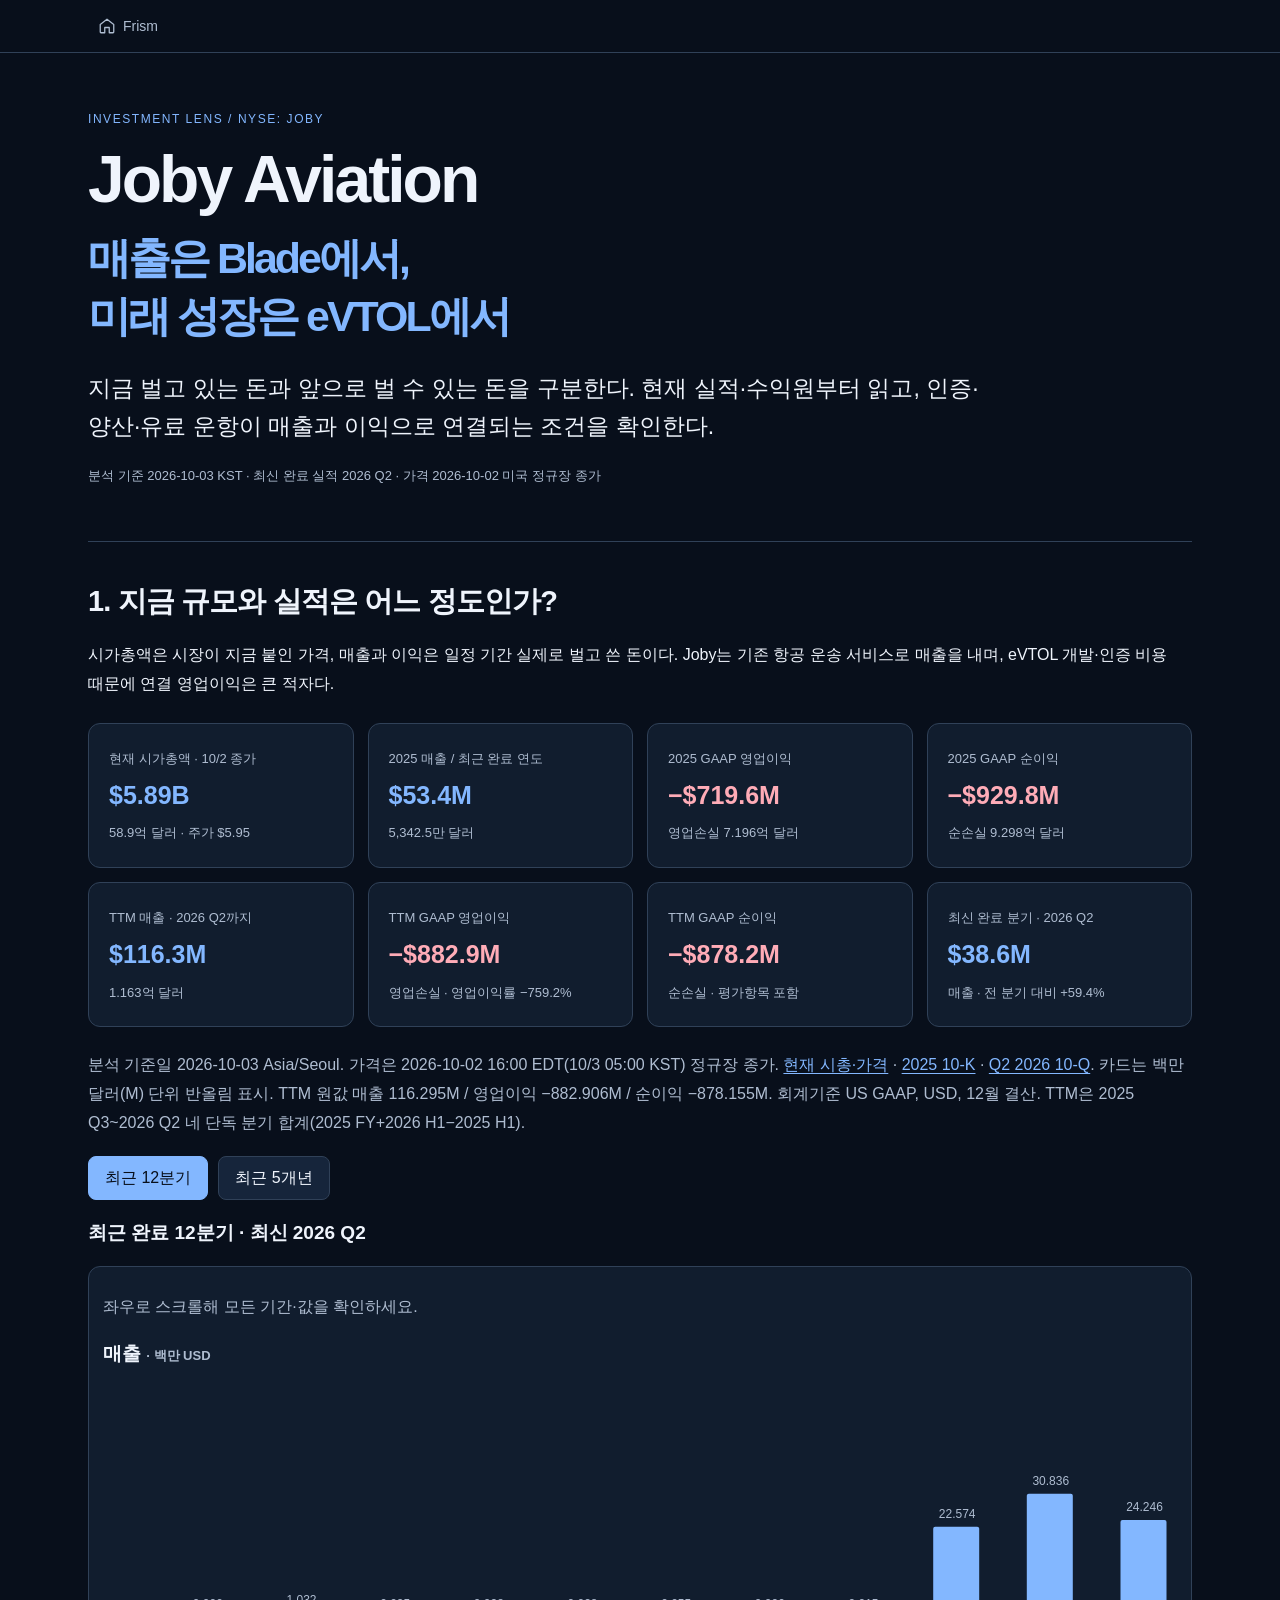
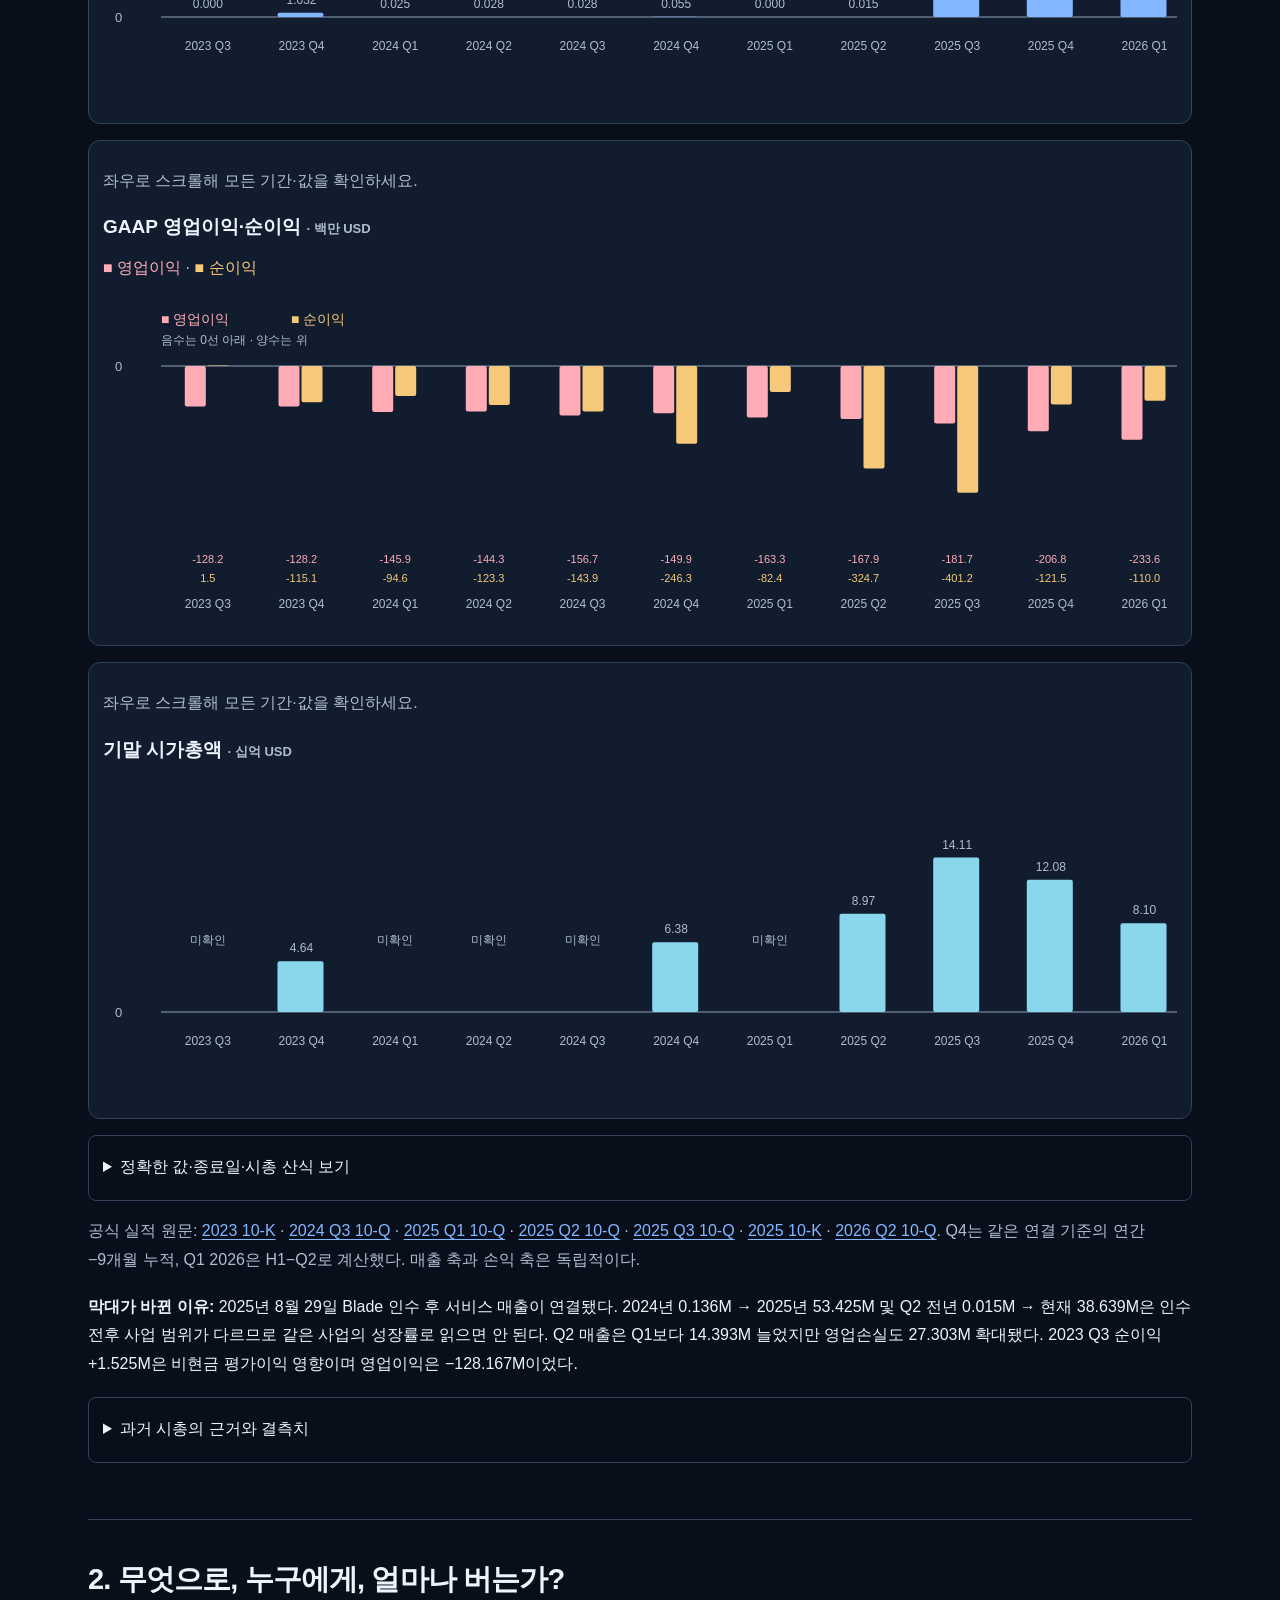
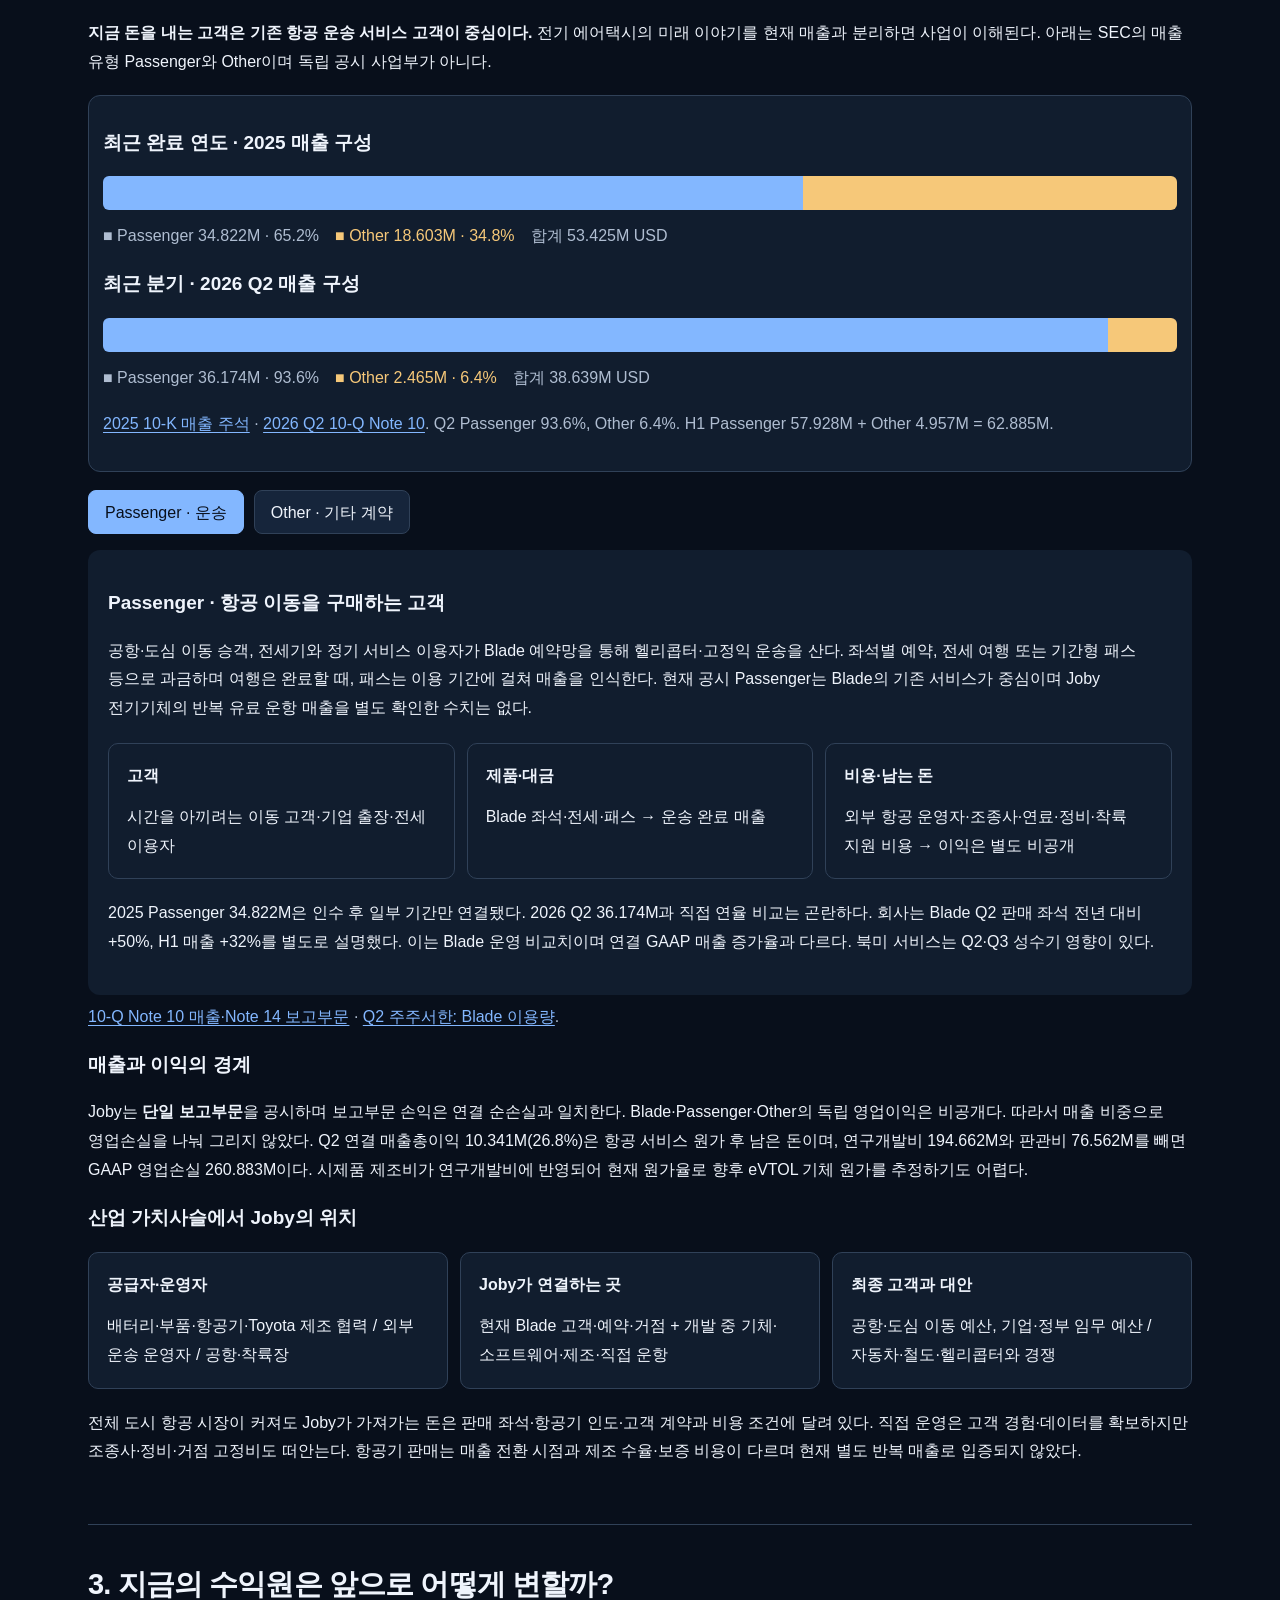
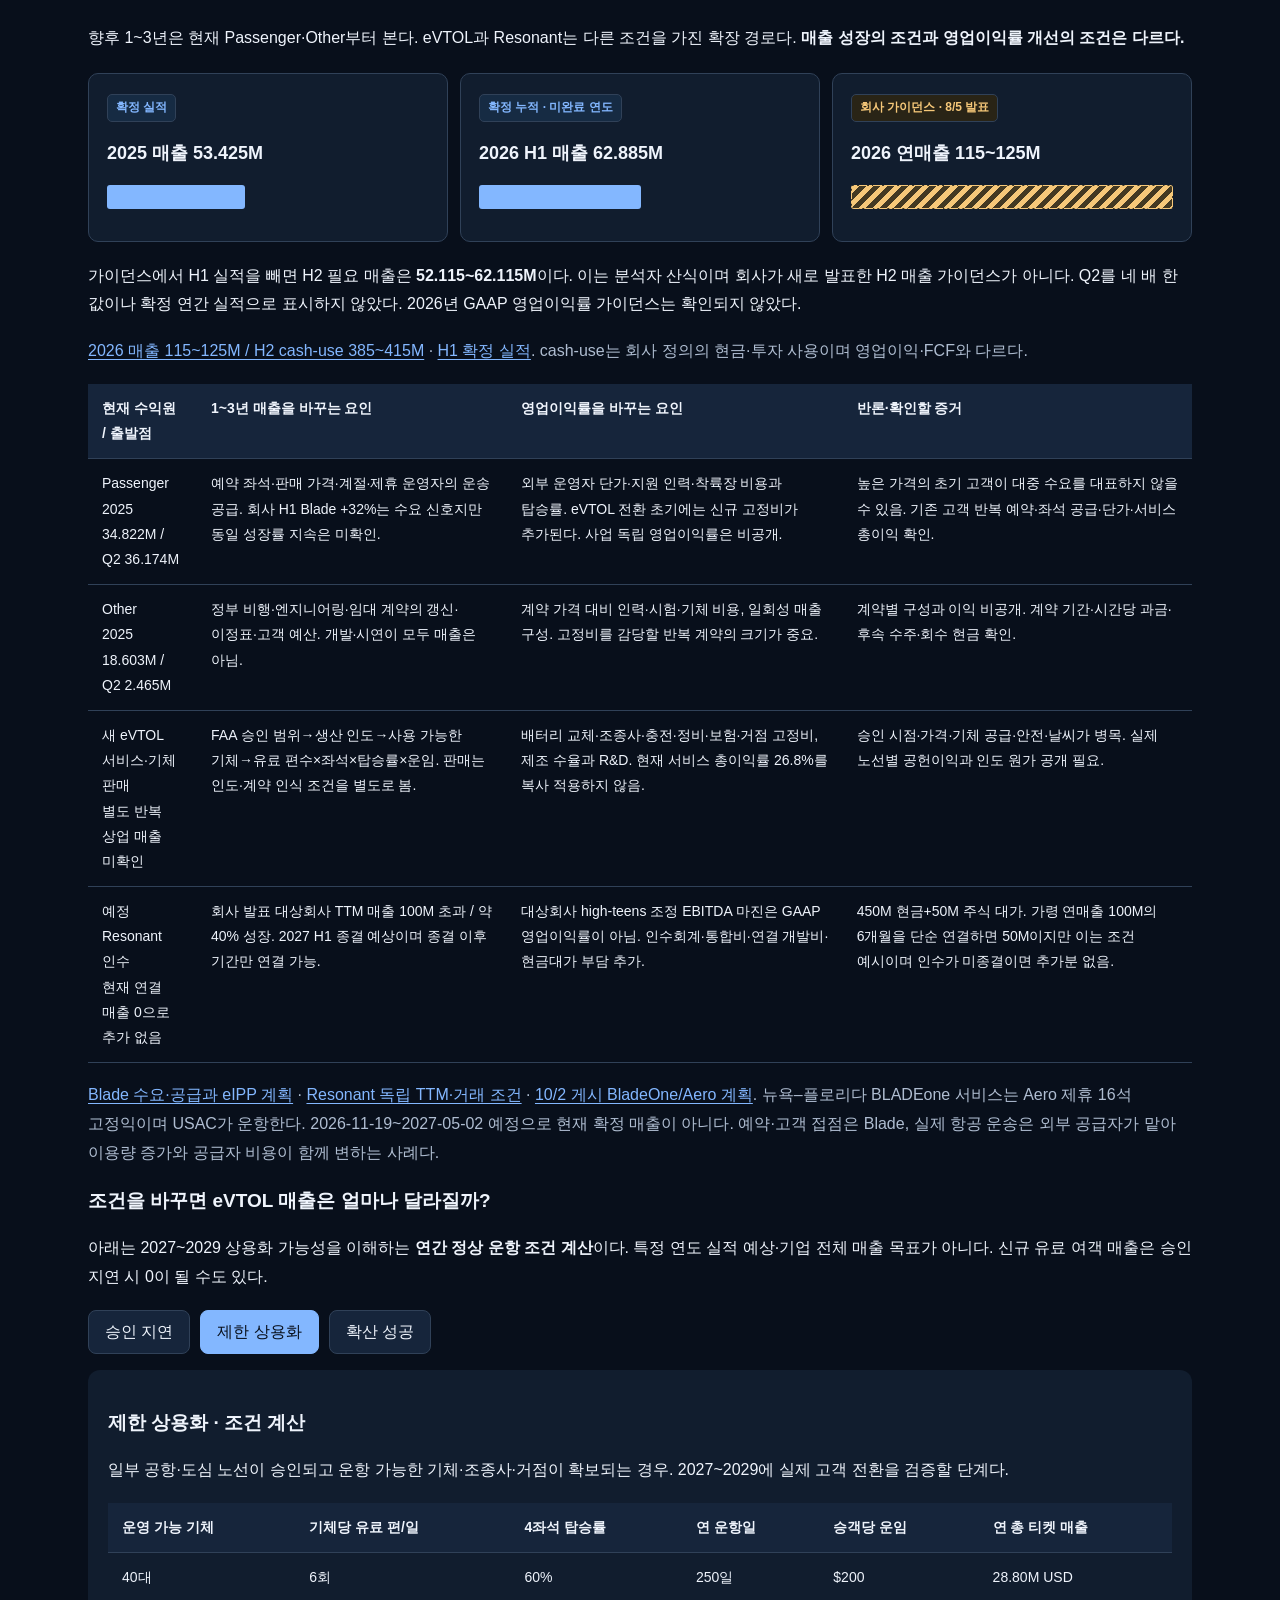
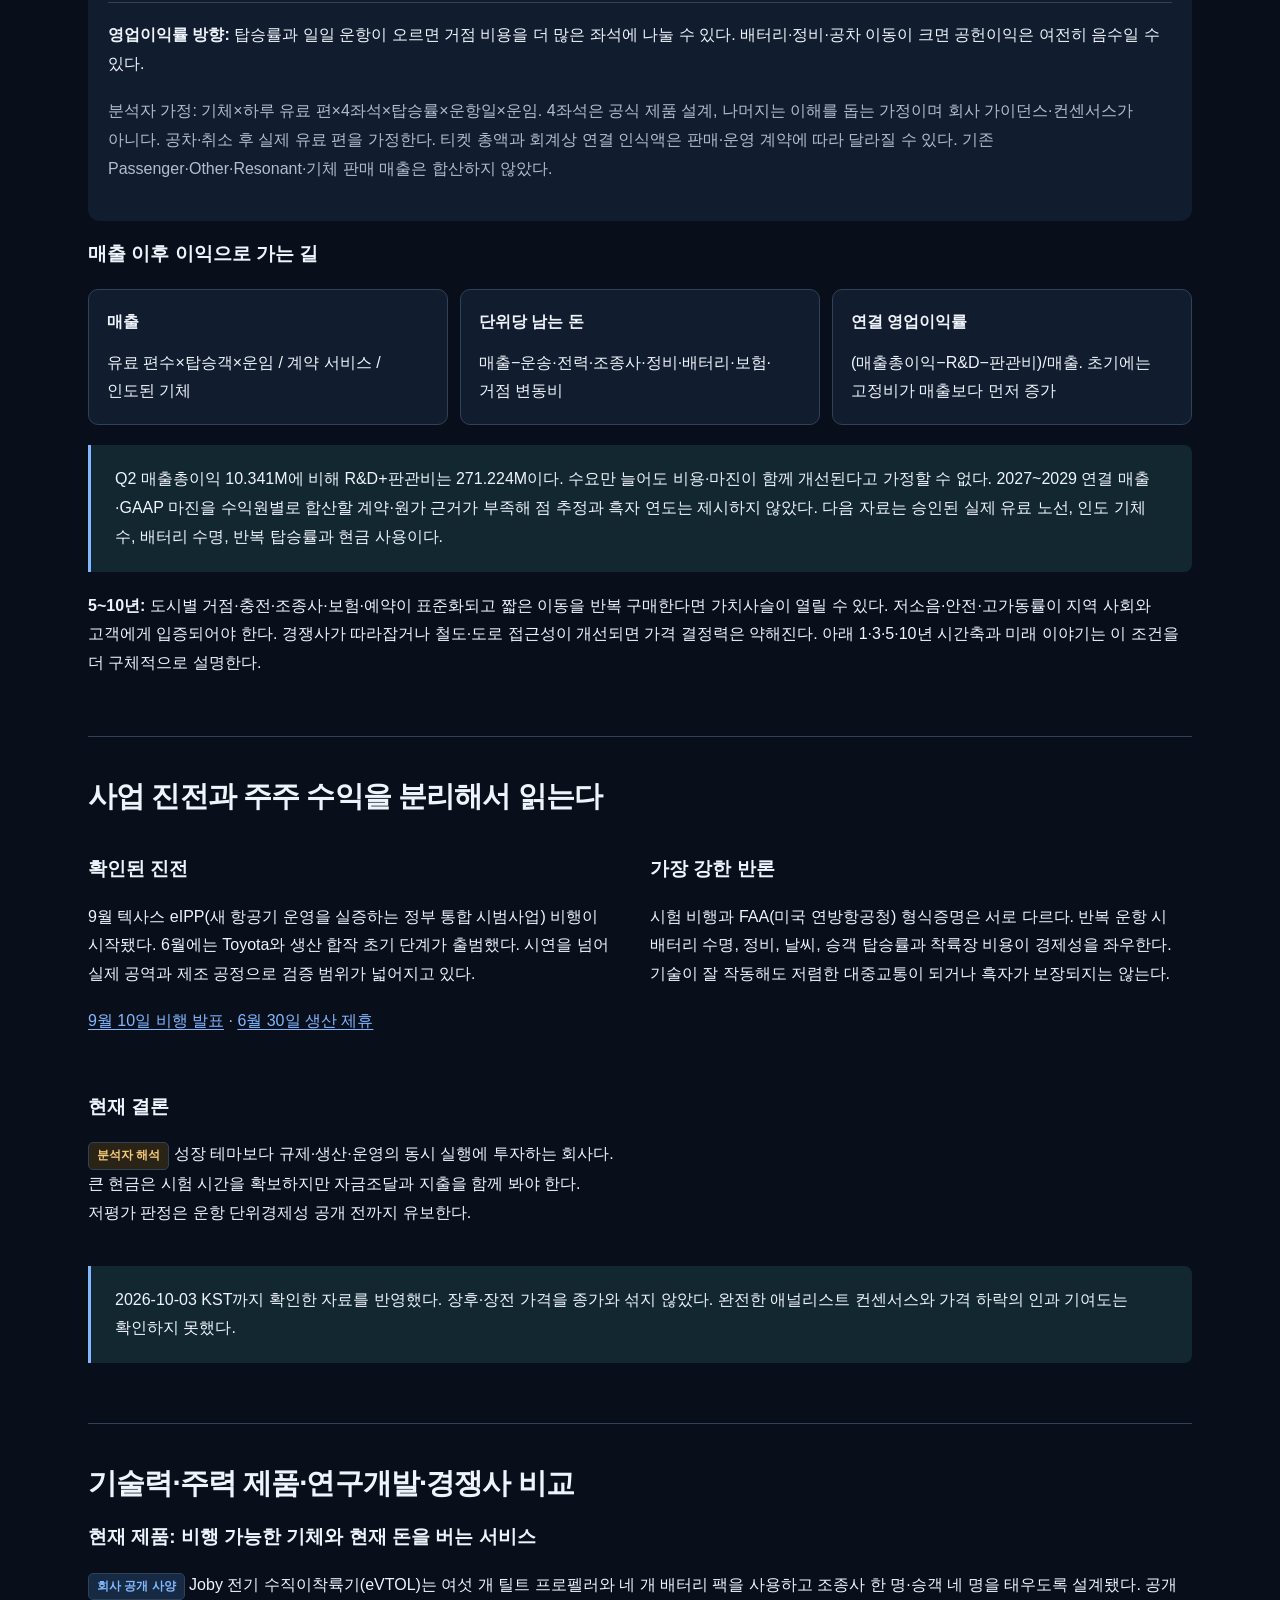
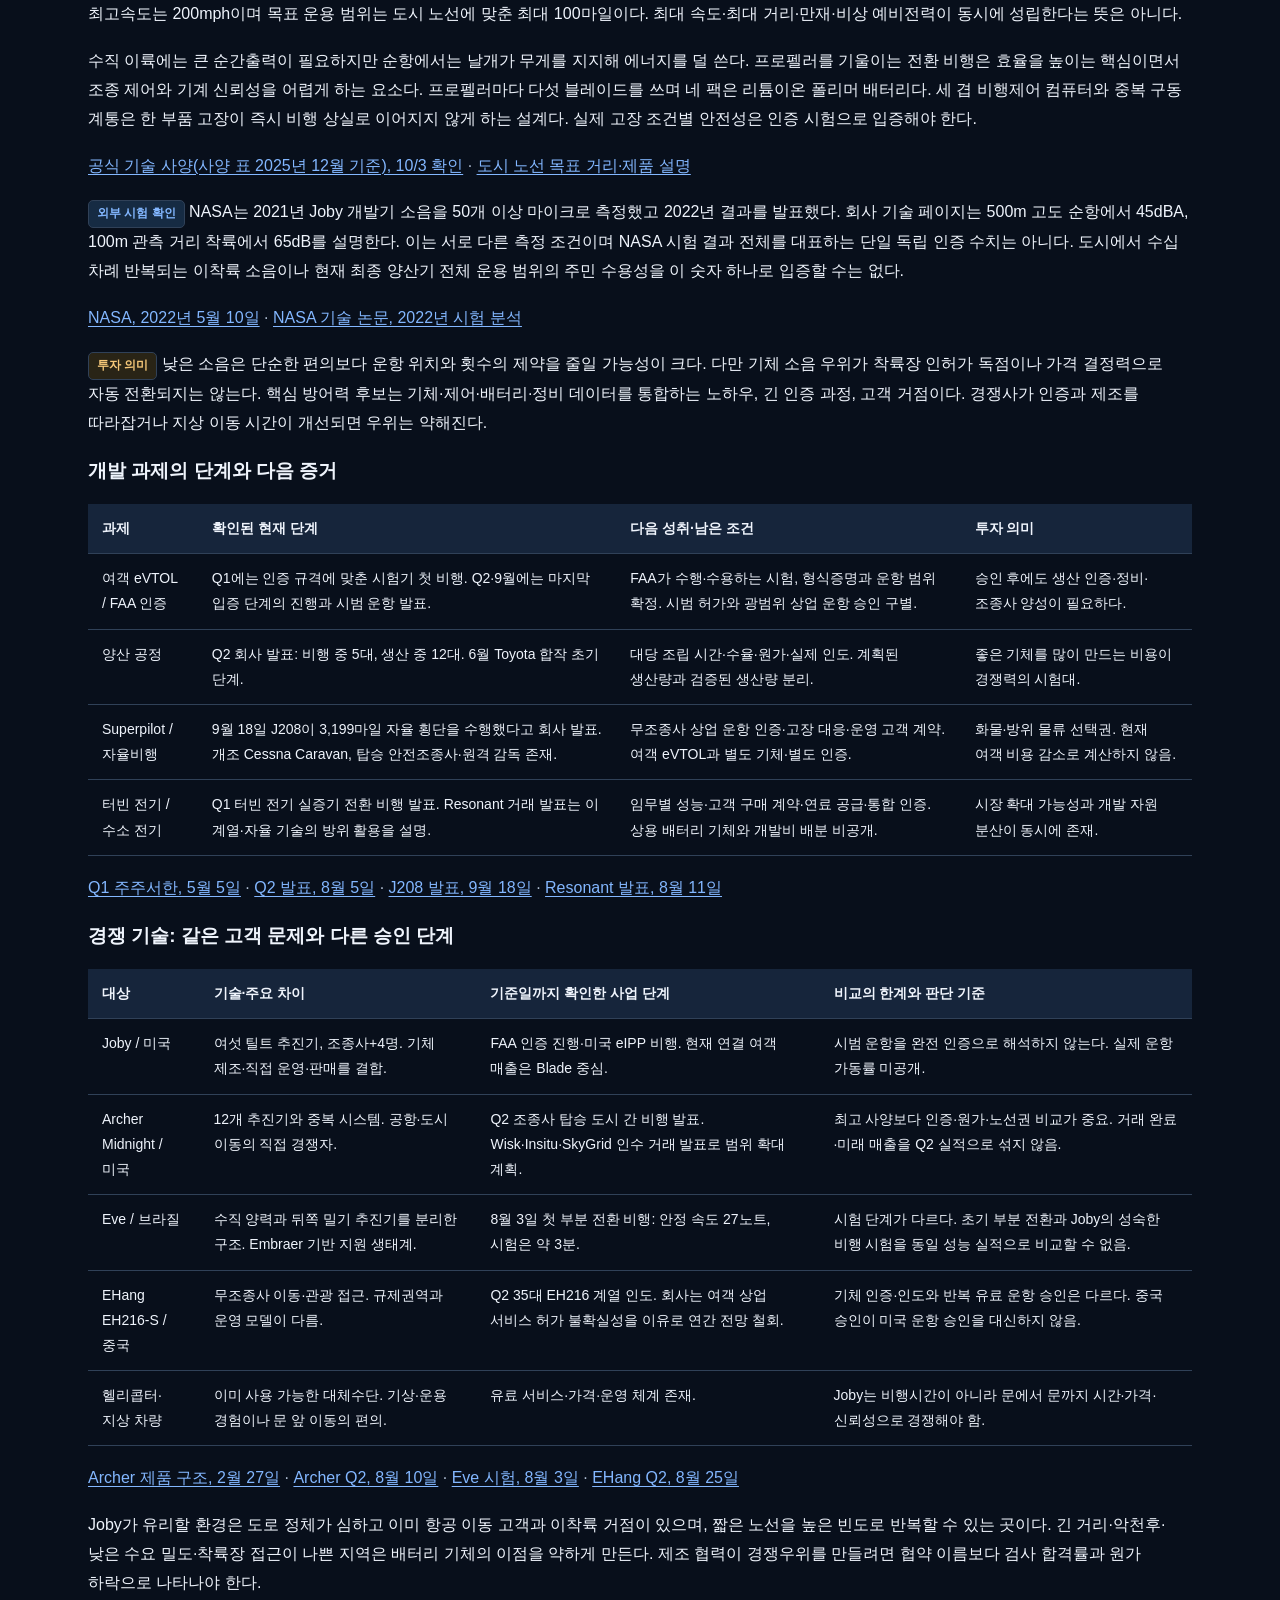
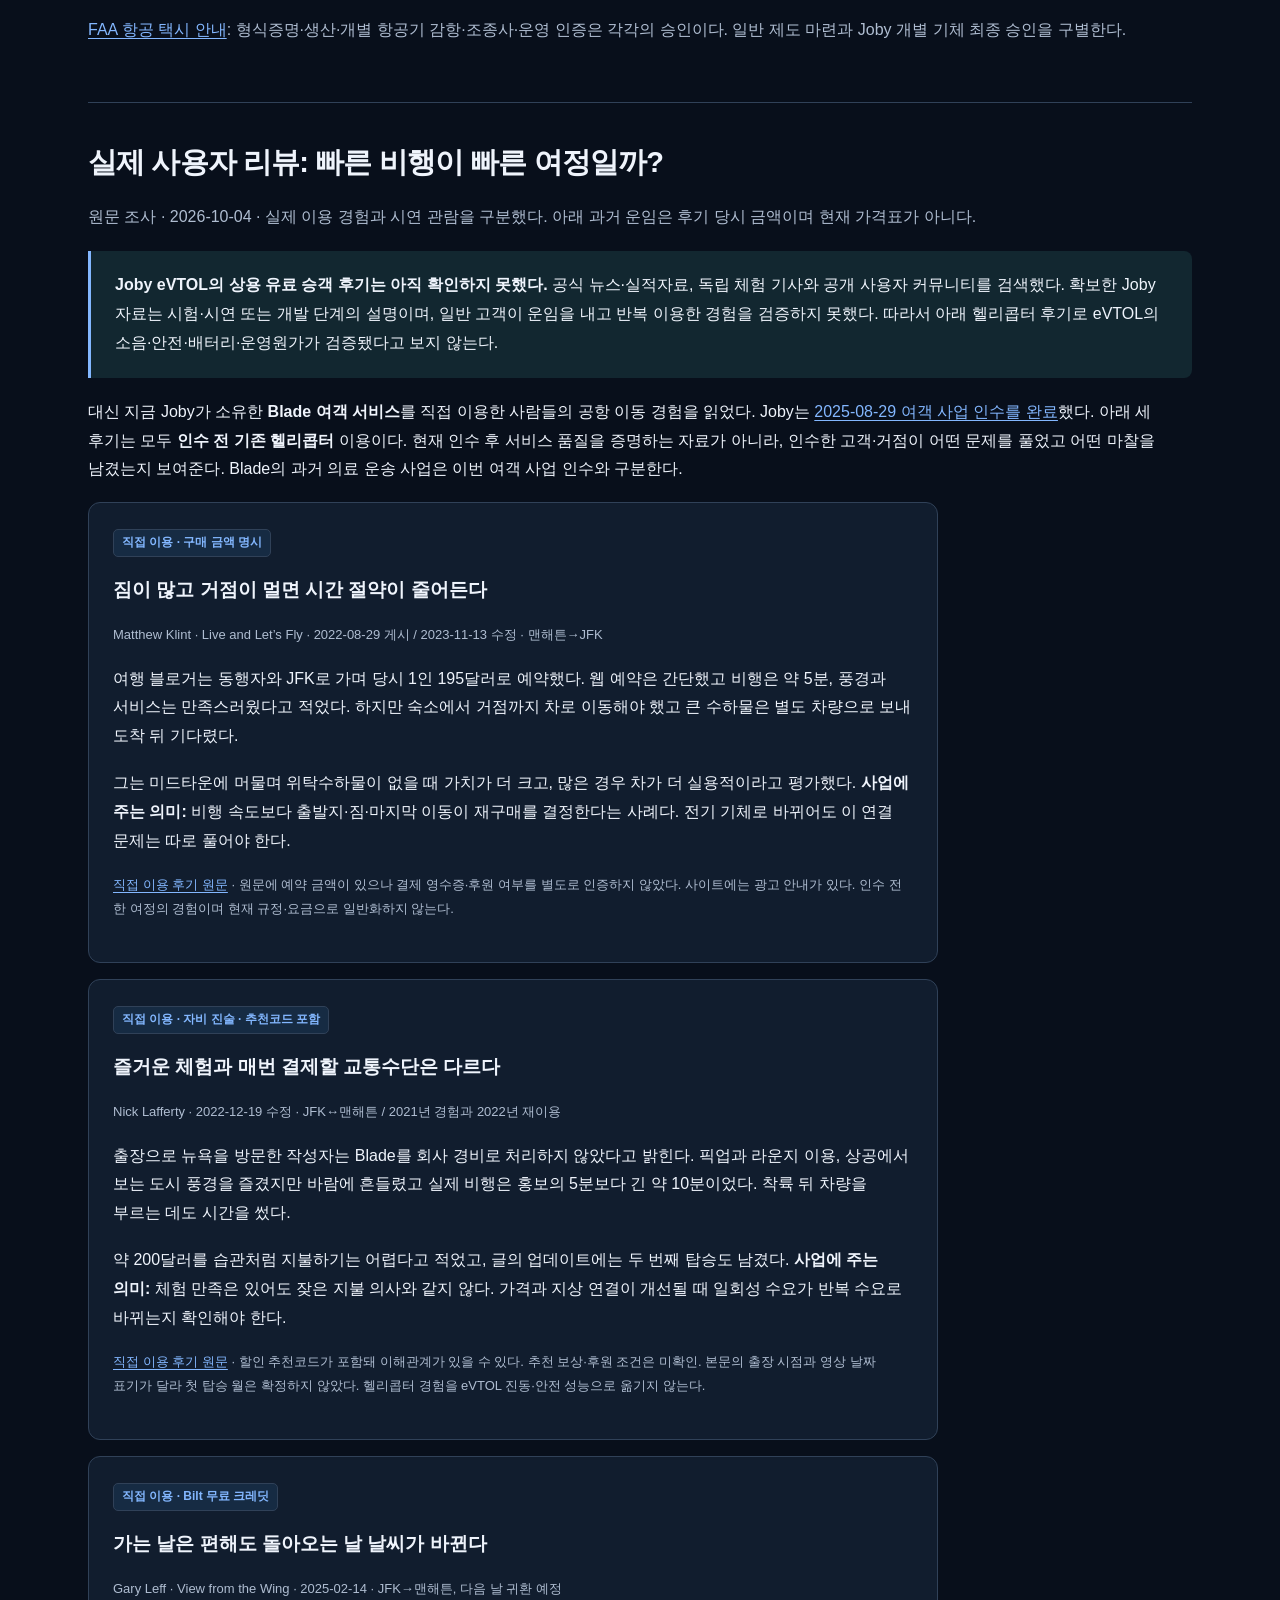
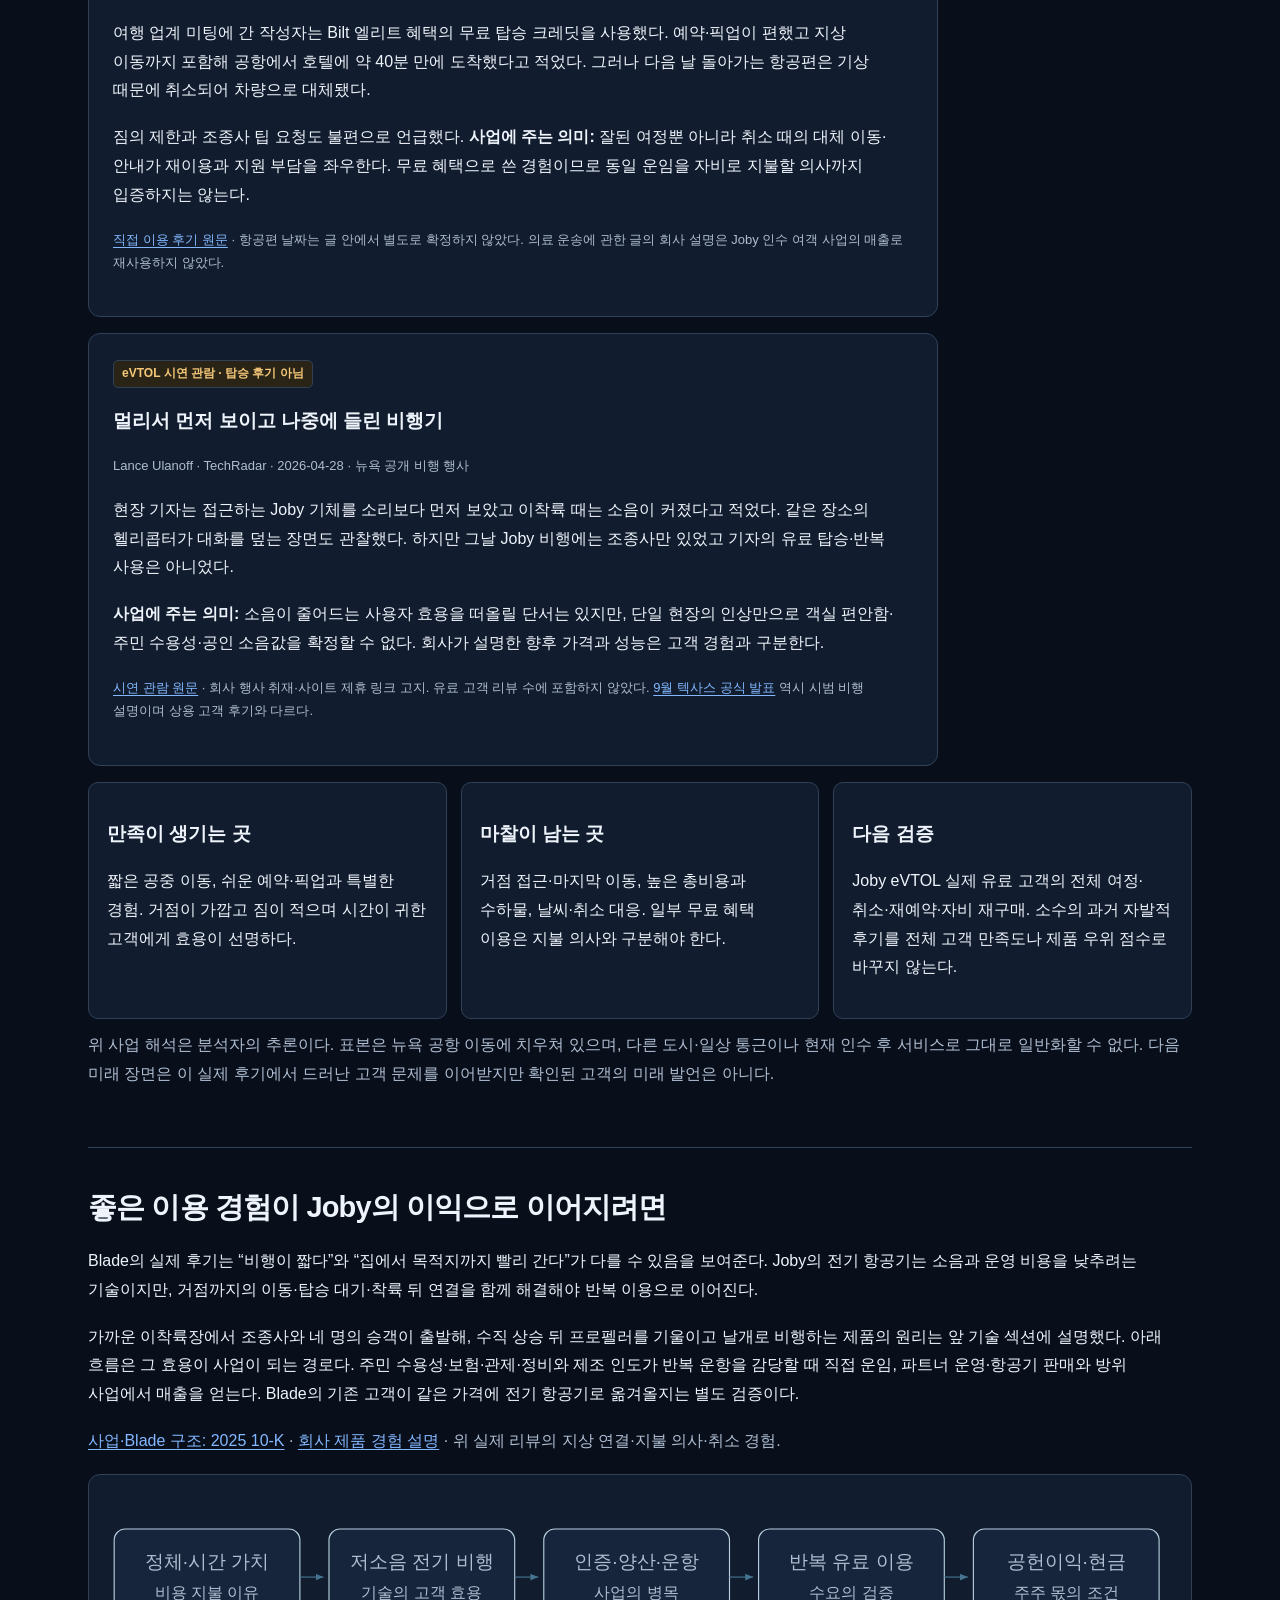
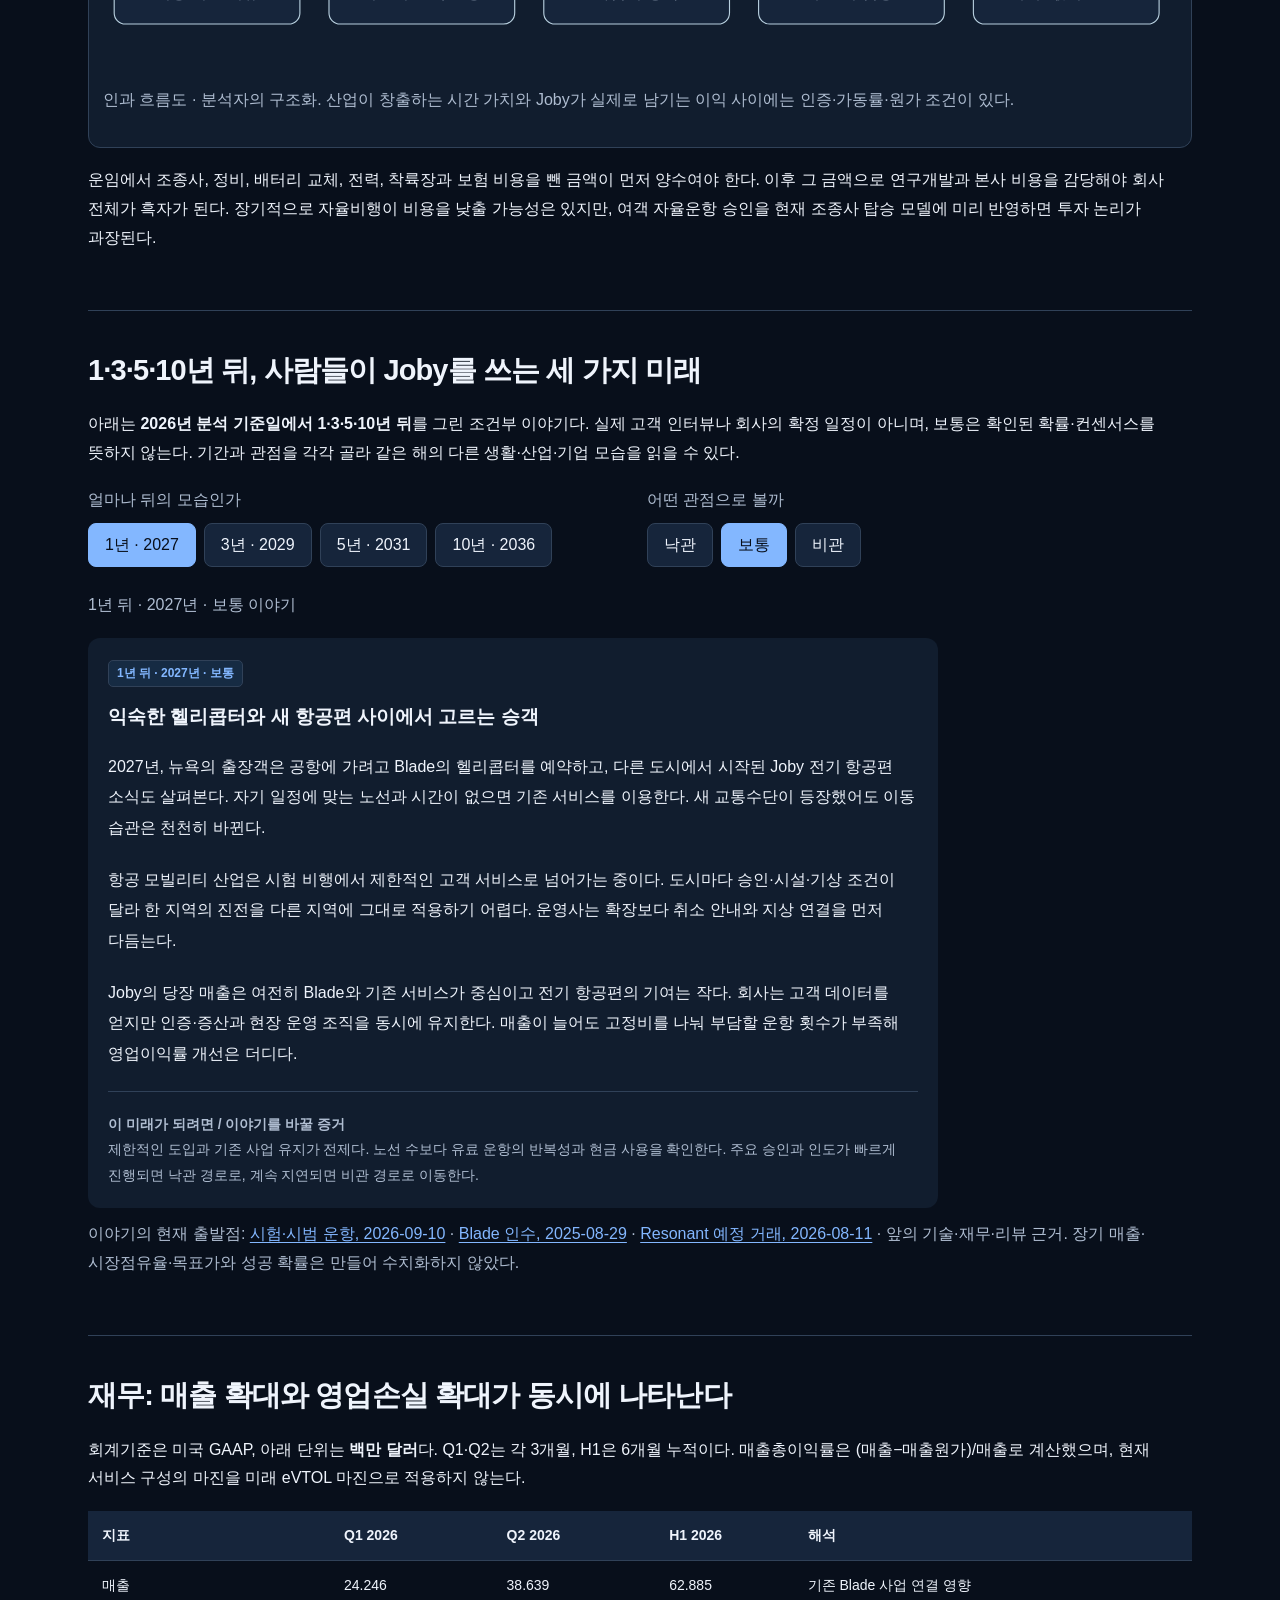
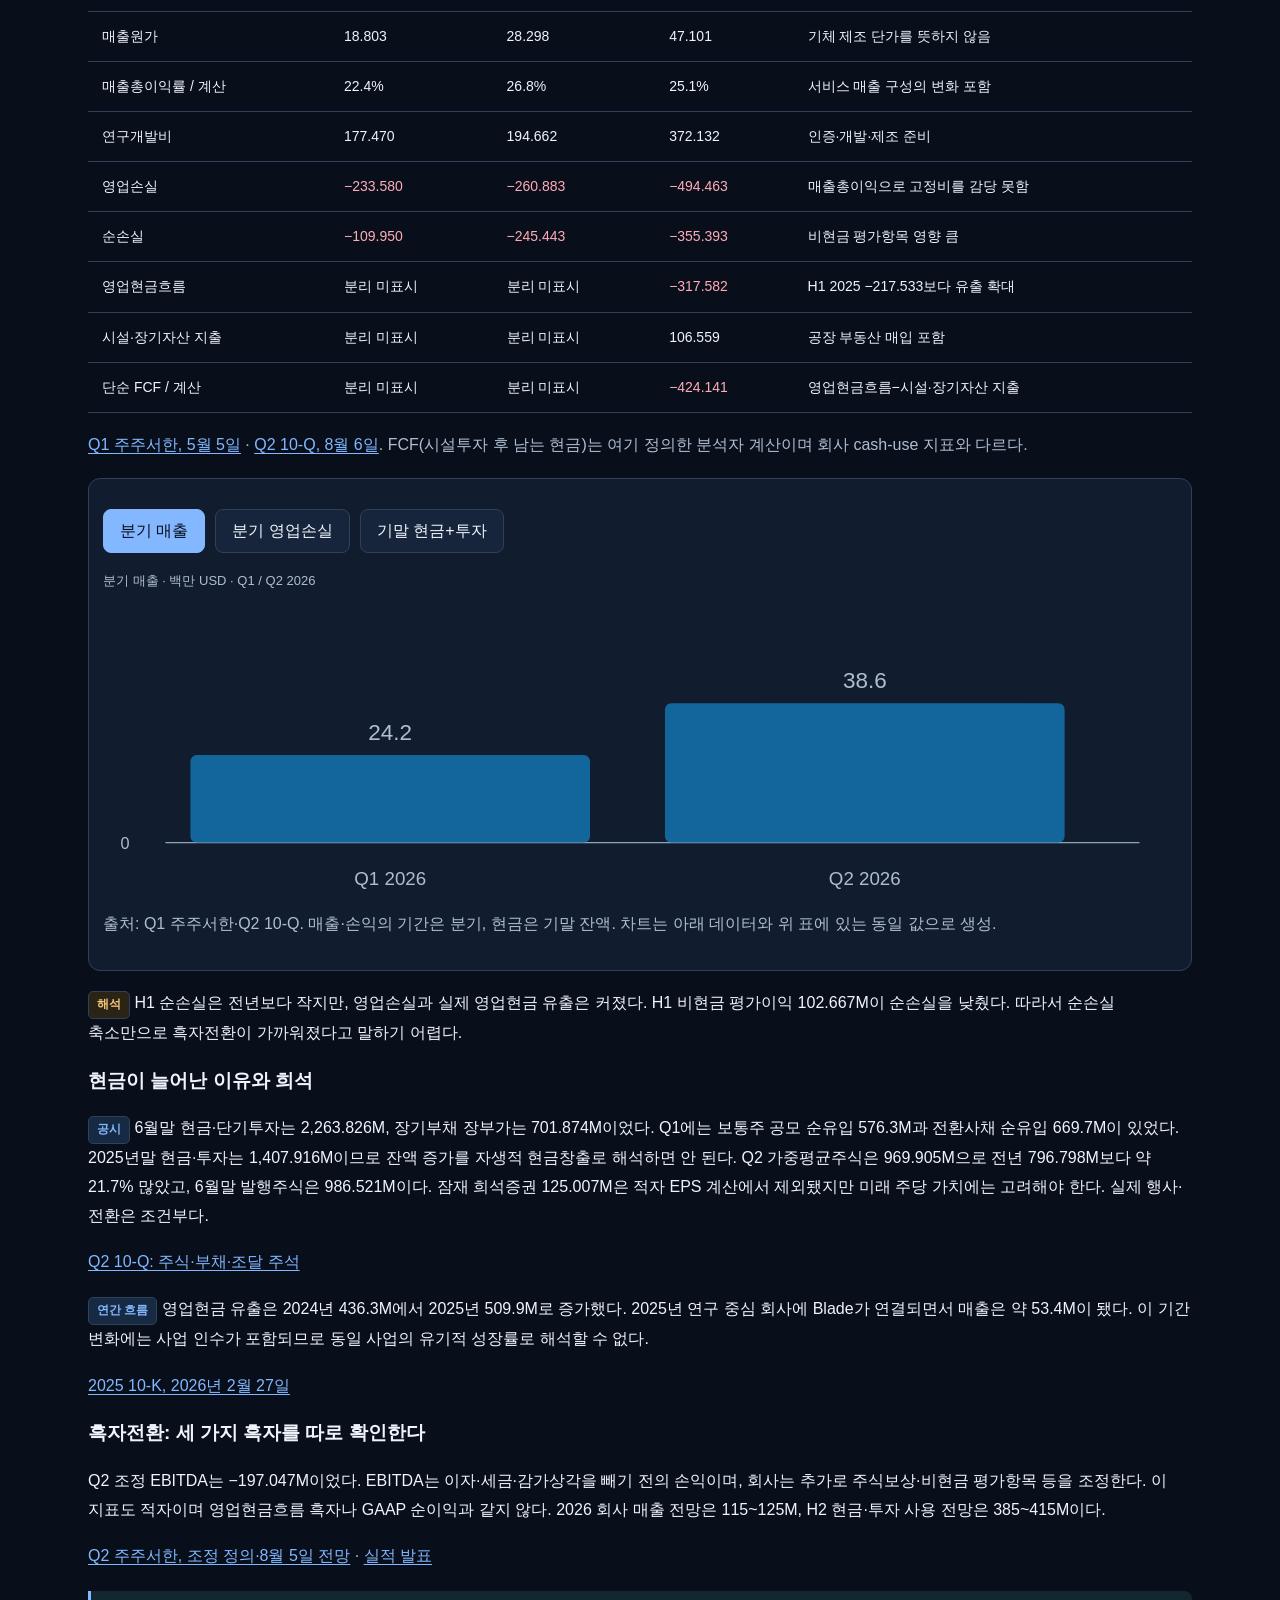
<file: reports/joby-JOBY-2026-10-02.html>
<!doctype html><html lang="ko"><head><meta charset="utf-8"><meta name="viewport" content="width=device-width,initial-scale=1"><title>조비 에비에이션 (JOBY) · 2026-10-03 · Frism</title><style>
:root{--ink:#182a3b;--muted:#576b7b;--blue:#12669c;--line:#d7e1e8;--paper:#f2f6f8;--red:#b34040;--green:#087c76}*{box-sizing:border-box}html{scroll-behavior:smooth}body{margin:0;background:var(--paper);color:var(--ink);font:16px/1.8 -apple-system,BlinkMacSystemFont,"Apple SD Gothic Neo","Noto Sans KR",sans-serif}.hero{background:#102d45;color:var(--ink);padding:55px max(22px,calc((100vw - 1090px)/2)) 44px}.hero .eyebrow{letter-spacing:.13em;color:var(--ink);font-size:13px}h1{font-size:clamp(32px,5vw,58px);line-height:1.2;margin:15px 0 22px}h2{font-size:26px;line-height:1.4;margin:0 0 22px}h3{font-size:19px;line-height:1.5}p{margin:12px 0 18px}.hero p{max-width:880px}nav{position:sticky;top:0;z-index:2;display:flex;gap:17px;overflow-x:auto;padding:12px max(20px,calc((100vw - 1090px)/2));background:#111d2e;border-bottom:1px solid var(--line);white-space:nowrap;font-size:14px}a{color:var(--blue);text-decoration-thickness:1px;text-underline-offset:3px}nav a{text-decoration:none}main{max-width:1134px;margin:auto;padding:28px 22px 60px}section{background:#111d2e;border:1px solid var(--line);border-radius:16px;margin:22px 0;padding:30px;scroll-margin-top:75px}.grid{display:grid;grid-template-columns:repeat(3,1fr);gap:18px}.metrics{display:grid;grid-template-columns:repeat(4,1fr);gap:14px}.metric{padding:19px;border:1px solid var(--line);border-radius:12px}.metric strong{display:block;font-size:26px;line-height:1.5}.metric span,.small,.source{font-size:13px;color:var(--muted)}.source{line-height:1.6;margin-top:8px}.badge{display:inline-block;background:#111d2e;color:var(--ink);padding:2px 8px;border-radius:5px;font-size:12px;font-weight:700}.assumption{background:#111d2e;color:var(--ink)}.notice{border-left:4px solid var(--blue);background:#111d2e;padding:16px 19px;border-radius:5px}.risk{border-color:var(--red);background:#111d2e}.table-wrap{overflow:auto;max-width:100%;margin:18px 0}table{border-collapse:collapse;width:100%;min-width:710px;font-size:14px}td,th{padding:13px 15px;vertical-align:top;text-align:left;border-bottom:1px solid var(--line)}th{background:#111d2e;color:var(--ink)}svg{width:100%;height:auto;display:block}.chart{border:1px solid var(--line);border-radius:12px;padding:15px;margin:18px 0}.buttons{display:flex;gap:10px;flex-wrap:wrap;margin:16px 0}button{font:inherit;font-size:14px;border:1px solid var(--line);color:var(--blue);background:#111d2e;padding:10px 16px;cursor:pointer;border-radius:7px;min-height:44px}button[aria-pressed="true"]{background:var(--blue);color:var(--ink);border-color:var(--blue)}button:focus-visible,a:focus-visible,input:focus-visible,textarea:focus-visible{outline:3px solid #db9c25;outline-offset:3px}.period{background:#111d2e;border-radius:10px;padding:20px;margin:12px 0}.period[hidden]{display:none}.candidate{padding:20px;border:1px solid var(--line);border-radius:11px;margin:16px 0}.candidate label{font-weight:700;display:flex;gap:12px;align-items:flex-start}.candidate input{margin-top:8px;width:20px;height:20px;flex:none;accent-color:var(--blue)}textarea{font:inherit;width:100%;padding:12px;border-radius:8px;border:1px solid var(--line);min-height:95px;resize:vertical}.negative{color:var(--red)}.foot{font-size:13px;color:var(--muted)}ol li{margin-bottom:12px}ul li{margin-bottom:8px}@media(max-width:760px){.metrics{grid-template-columns:repeat(2,1fr)}.grid{grid-template-columns:1fr}section{padding:23px}h2{font-size:23px}main{padding:18px 14px}.hero{padding:35px 22px}table{font-size:13px}.chart{padding:7px;overflow:auto}.chart svg{min-width:620px}}@media(max-width:350px){section{padding:18px}.metrics{gap:8px}.metric{padding:12px}.metric strong{font-size:23px}}@media print{body{background:#111d2e;font-size:11pt}.hero{background:#111d2e;color:var(--ink);padding:20px}.hero .eyebrow{color:var(--blue)}nav,.buttons,.print-hide{display:none!important}main{max-width:none;padding:0}section{border:0;padding:12px 0;break-inside:auto}.period[hidden]{display:block!important}.candidate{break-inside:avoid}.table-wrap{overflow:visible}table{min-width:0;font-size:9pt}td,th{padding:8px}.metric strong{font-size:20px}a{color:var(--ink)}textarea{min-height:70px}.chart{break-inside:avoid;overflow:visible}.chart svg{min-width:0}h2,h3{break-after:avoid}}
</style><style data-frism-ui="2026-10-02">/* Frism: preserve report data and controls; mobile-first reading layout. */
:root{--bg:#080f1b;--ink:#eff4fc;--muted:#afbdd1;--line:#304158;--paper:#111d2e;--card:#111d2e;--soft:#16253b;--blue:#83b7ff;--red:#ffacb7;--green:#72e2bf;--aqua:#88d7ed;--cyan:#88d7ed;--gold:#f6c879;--warn:#f6c879}
html{color-scheme:dark;scroll-padding-top:64px}
body.frism-report{background:var(--bg);color:var(--ink);font:16px/1.8 -apple-system,BlinkMacSystemFont,"Apple SD Gothic Neo","Malgun Gothic",sans-serif;word-break:keep-all;overflow-wrap:anywhere;margin:0}
.frism-report main,.frism-report main.wrap{max-width:1160px;margin:auto;padding:0 18px 64px;min-width:0}
.frism-report .hero{background:transparent;color:var(--ink);border:0;border-radius:0;padding:34px 0 28px;margin:0;overflow:visible;position:static}
.frism-report .hero:after{content:none}
.frism-report .hero>div{max-width:none;margin:0}
.frism-report h1,.frism-report .hero h1{font-size:clamp(40px,6vw,66px);line-height:1.05;letter-spacing:-.045em;margin:14px 0 24px;overflow-wrap:anywhere}
.frism-report h1 span{display:block;font-size:.45em;line-height:1.5;letter-spacing:-.025em;color:var(--muted);margin-top:16px}
.frism-report h1 em{font-style:normal;color:var(--accent);font-size:.65em;line-height:1.35;display:block;margin-top:16px}
.frism-report h2,.frism-report .section h2{font-size:25px;line-height:1.35;letter-spacing:-.03em;margin:0 0 20px}
.frism-report .hero h2{font-size:23px;line-height:1.5;max-width:900px}
.frism-report h3,.frism-report .section h3{font-size:19px;line-height:1.5}
.frism-report .lead,.frism-report .lede,.frism-report .intro,.frism-report .hero>p:first-of-type{font-size:21px;line-height:1.65;color:var(--ink);max-width:900px}
.frism-report .hero p.meta,.frism-report .hero p.muted,.frism-report .hero p.small{font-size:13px;color:var(--muted)}
.frism-report p{font-size:16px;line-height:1.8}
.frism-report a{color:var(--blue);overflow-wrap:anywhere}
.frism-report .eyebrow{color:var(--accent);font-size:12px;letter-spacing:.13em}
.frism-report small,.frism-report .small,.frism-report .muted,.frism-report .source,.frism-report .caption,.frism-report .meta,.frism-report .sourcesmall,.frism-report .chart-caption,.frism-report .chart-label{color:var(--muted)}
.frism-report section,.frism-report section.section{background:transparent;border:0;border-top:1px solid var(--line);border-radius:0;margin:0;padding:30px 0;scroll-margin-top:70px;min-width:0}
.frism-report section.hero{border:0;padding:34px 0 28px}
.frism-report .grid,.frism-report .two,.frism-report .cards,.frism-report .techgrid,.frism-report .charts,.frism-report .split,.frism-report .scenario,.frism-report .source-list{display:grid;grid-template-columns:minmax(0,1fr);gap:20px;min-width:0}
.frism-report .sources,.frism-report .source-list{font-size:14px}
.frism-report .card,.frism-report .cards>article,.frism-report .techgrid>article,.frism-report .two>article,.frism-report .charts>article,.frism-report .candidate,.frism-report .opinion,.frism-report .choice,.frism-report .view,.frism-report .viewcard,.frism-report .check-card,.frism-report .perspective{background:var(--paper);border:1px solid var(--line);border-radius:12px;padding:20px;min-width:0}
.frism-report .card p,.frism-report .opinion p,.frism-report .choice p,.frism-report .viewcard p,.frism-report .perspective p{font-size:16px}
.frism-report .metrics,.frism-report .facts,.frism-report .stats,.frism-report .kpis,.frism-report .frism-stats{display:grid;grid-template-columns:repeat(2,minmax(0,1fr));gap:10px;margin:24px 0;min-width:0}
.frism-report .metric,.frism-report .stat,.frism-report .facts>.card,.frism-report .kpis>.card,.frism-report .frism-stats>article,.frism-report .metrics>div{background:var(--paper);padding:14px;border:1px solid var(--line);border-radius:12px;min-width:0;text-align:left}
.frism-report .metric strong,.frism-report .stat strong,.frism-report .card strong.big,.frism-report .kpi strong,.frism-report .cards.frism-stats b,.frism-report .metrics b{display:block;font-size:25px;line-height:1.35;color:var(--accent);font-variant-numeric:tabular-nums;margin:6px 0;overflow-wrap:anywhere}
.frism-report .stat span,.frism-report .stat small,.frism-report .metric span,.frism-report .metrics span{color:var(--muted);font-size:13px}
.frism-report .note,.frism-report .notice,.frism-report .callout{background:#122730;border-left:3px solid var(--accent);padding:20px 24px;margin:20px 0;border-radius:0 8px 8px 0;overflow-wrap:anywhere}
.frism-report .caution,.frism-report .risk,.frism-report .warning,.frism-report .warn,.frism-report .callout.warn{background:#292416;border-color:var(--gold)}
.frism-report .negative,.frism-report .neg{color:var(--red)!important}
.frism-report .badge,.frism-report .tag,.frism-report .pill{background:#162b43;color:var(--accent);border:1px solid var(--line)}
.frism-report .assumption,.frism-report .assume,.frism-report .infer{background:#292416;color:var(--gold)}
.frism-report .flow,.frism-report .logic,.frism-report .stage{display:grid;grid-template-columns:minmax(0,1fr);gap:12px;align-items:stretch}
.frism-report .flow>div,.frism-report .logic>div,.frism-report .stage>div{min-width:0;min-height:0;background:var(--paper);color:var(--ink);border:1px solid var(--line);padding:18px;border-radius:10px;font-size:16px}
.frism-report .flow .card{display:block}
.frism-report .flow>span,.frism-report .flow>i{text-align:center;transform:rotate(90deg);justify-self:center}
.frism-report .timeline{display:grid;grid-template-columns:repeat(2,minmax(0,1fr));gap:12px}
.frism-report .timeline>div{min-width:0;background:var(--paper);padding:14px;border-color:var(--line)}
.frism-report .timeline span{color:var(--muted)}
.frism-report .period,.frism-report .horizon,.frism-report .panel,.frism-report .scenario,.frism-report .result,.frism-report .calc-result,.frism-report .print-story{background:var(--paper);border-color:var(--line);color:var(--ink);padding:20px;border-radius:12px;min-width:0}
.frism-report .opinion:has(input:checked),.frism-report .perspective:has(input:checked),.frism-report .view:has(input:checked),.frism-report .viewcard.selected{background:#142a35;border-color:var(--accent)}
.frism-report .controls,.frism-report .calculator{grid-template-columns:repeat(2,minmax(0,1fr));gap:14px;min-width:0}
.frism-report button{min-height:44px;max-width:100%;font:inherit;line-height:1.45;padding:9px 16px;border:1px solid var(--line);border-radius:8px;background:#16253b;color:var(--ink);cursor:pointer;transition:background-color 150ms,border-color 150ms}
.frism-report button:hover{background:#243b59;border-color:var(--blue)}
.frism-report button[aria-pressed=true],.frism-report button[aria-selected=true],.frism-report button.active,.frism-report button.primary{background:var(--accent);color:#080f1b;border-color:var(--accent)}
.frism-report input,.frism-report textarea,.frism-report select{font:inherit;accent-color:var(--accent);color:var(--ink)}
.frism-report textarea,.frism-report select,.frism-report input:not([type=checkbox]):not([type=range]){background:#0a1525;border:1px solid var(--line);border-radius:7px;padding:10px;min-height:44px;max-width:100%}
.frism-report textarea{width:100%;font-size:16px}
.frism-report input[type=range]{min-height:44px;width:100%}
.frism-report input[type=checkbox]{width:20px;height:20px;flex:none}
.frism-report .view label,.frism-report .choice label,.frism-report .candidate label,.frism-report .opinion label,.frism-report .perspective label{min-height:44px}
.frism-report :focus-visible{outline:3px solid #83b7ff;outline-offset:3px}
.frism-report .table-wrap,.frism-report .tablewrap,.frism-report .table-scroll,.frism-report .scroll{max-width:100%;overflow-x:auto;border-color:var(--line)}
.frism-report table{min-width:640px;font-size:14px}
.frism-report th,.frism-report td{padding:12px 14px;border-color:var(--line)}
.frism-report th{background:#16253b;color:var(--ink)}
.frism-report .chart:not(svg),.frism-report .chart-box{background:var(--paper);border:1px solid var(--line);border-radius:12px;padding:14px;min-width:0}
.frism-report svg text{fill:var(--ink)}
.frism-report svg text.dark{fill:#080f1b}
.frism-report .chart text{fill:var(--muted)}
.frism-report .chart text.val{fill:var(--ink)}
.frism-report svg{max-width:100%}
.frism-report footer,.frism-report .footer,.frism-report .foot{color:var(--muted);font-size:13px}
.frism-report .site-header{padding:4px 0;background:var(--bg);color:var(--ink);border:0;border-bottom:1px solid var(--line)}
.frism-report .site-header>.site-header-inner{padding:0 18px;margin:auto;max-width:1160px}
.frism-report .site-header .home-link{color:var(--muted);font-size:14px;line-height:1;letter-spacing:0}
.frism-report .home-link svg{display:inline-block;width:18px;height:18px}
@media(min-width:701px){
.frism-report main,.frism-report main.wrap{padding:0 28px 80px}
.frism-report .hero,.frism-report section.hero{padding:56px 0 36px}
.frism-report h2,.frism-report .section h2{font-size:29px}
.frism-report .lead,.frism-report .lede,.frism-report .intro,.frism-report .hero>p:first-of-type{font-size:23px}
.frism-report section,.frism-report section.section{padding:40px 0}
.frism-report .grid,.frism-report .two,.frism-report .cards,.frism-report .techgrid,.frism-report .charts,.frism-report .split,.frism-report .scenario,.frism-report .source-list{grid-template-columns:repeat(2,minmax(0,1fr))}
.frism-report .card,.frism-report .candidate,.frism-report .choice,.frism-report .view,.frism-report .viewcard,.frism-report .check-card,.frism-report .perspective{padding:24px}
.frism-report .metrics,.frism-report .facts,.frism-report .stats,.frism-report .kpis,.frism-report .frism-stats{grid-template-columns:repeat(4,minmax(0,1fr));gap:14px}
.frism-report .metric,.frism-report .stat,.frism-report .facts>.card,.frism-report .kpis>.card,.frism-report .frism-stats>article,.frism-report .metrics>div{padding:20px}
.frism-report .metric strong,.frism-report .stat strong,.frism-report .card strong.big,.frism-report .kpi strong,.frism-report .cards.frism-stats b,.frism-report .metrics b{font-size:29px}
.frism-report .flow,.frism-report .logic,.frism-report .stage{grid-template-columns:repeat(3,minmax(0,1fr))}
.frism-report .flow>span,.frism-report .flow>i{display:none}
.frism-report .timeline{grid-template-columns:repeat(4,minmax(0,1fr))}
.frism-report .site-header>.site-header-inner{padding:0 28px}
}
@media(max-width:350px){
.frism-report main,.frism-report main.wrap,.frism-report .site-header>.site-header-inner{padding-left:14px;padding-right:14px}
.frism-report .metric strong,.frism-report .stat strong,.frism-report .card strong.big,.frism-report .kpi strong,.frism-report .cards.frism-stats b,.frism-report .metrics b{font-size:22px}
.frism-report .controls,.frism-report .calculator{grid-template-columns:minmax(0,1fr)}
.frism-report .card,.frism-report .choice,.frism-report .view,.frism-report .viewcard,.frism-report .check-card,.frism-report .perspective{padding:18px}
}
@media(prefers-reduced-motion:reduce){html{scroll-behavior:auto}.frism-report *{transition:none!important;animation:none!important}}
@media print{
html{color-scheme:light}
body.frism-report{background:white;color:#111;font-size:11pt}
.frism-report main,.frism-report main.wrap{padding:0;max-width:none}
.frism-report .site-header,.frism-report button,.frism-report .tabs,.frism-report .tabbar,.frism-report .buttons,.frism-report .chips,.frism-report .toolbar,.frism-report .actions,.frism-report input[type=range]{display:none!important}
.frism-report .period,.frism-report .horizon,.frism-report .panel,.frism-report .period[hidden],.frism-report .horizon[hidden],.frism-report .panel[hidden]{display:block!important;margin:16px 0}
.frism-report section,.frism-report section.section,.frism-report .hero{padding:18px 0;background:white;color:#111}
.frism-report .card,.frism-report .stat,.frism-report .metric,.frism-report .choice,.frism-report .view,.frism-report .viewcard,.frism-report .check-card,.frism-report .perspective,.frism-report .opinion,.frism-report .candidate,.frism-report .period,.frism-report .horizon,.frism-report .panel,.frism-report .note,.frism-report .callout,.frism-report .notice,.frism-report .chart:not(svg),.frism-report .chart-box,.frism-report .result,.frism-report .calc-result{background:white;color:#111;border-color:#aaa}
.frism-report p,.frism-report a,.frism-report small,.frism-report .lead,.frism-report .lede,.frism-report .intro,.frism-report .muted,.frism-report .meta,.frism-report .caption,.frism-report .source,.frism-report .eyebrow,.frism-report strong,.frism-report b,.frism-report span,.frism-report h1,.frism-report h1 em{color:#111!important}
.frism-report svg text,.frism-report .chart text{fill:#111}
.frism-report .table-wrap,.frism-report .tablewrap,.frism-report .table-scroll,.frism-report .scroll{overflow:visible}
.frism-report table{min-width:0;font-size:9pt}.frism-report th{background:#eee;color:#111}
.frism-report textarea{background:white;color:#111;border-color:#aaa}
.frism-report .hero h1{font-size:34pt}.frism-report h2{font-size:20pt}
}
.frism-report .frism-chart-scroll{max-width:100%;overflow-x:auto;min-width:0;margin:12px 0}
.frism-report .frism-chart-scroll svg{min-width:640px;max-width:none}
.frism-report .chart-box{overflow-x:auto}
.frism-report .chart-box svg{min-width:640px;max-width:none}
@media print{.frism-report main *{background-color:transparent!important;color:#111!important;border-color:#aaa!important}.frism-report .frism-chart-scroll{overflow:visible}.frism-report .frism-chart-scroll svg,.frism-report .chart-box svg{min-width:0;max-width:100%}.frism-report svg text{fill:#111!important}}

:root{--accent:#83b7ff}
</style>
<link rel="stylesheet" href="../assets/site.css?v=2">
<meta name="theme-color" content="#080f1b">
<meta name="apple-mobile-web-app-capable" content="yes">
<meta name="apple-mobile-web-app-title" content="Frism">
<link rel="apple-touch-icon" sizes="180x180" href="../assets/icons/apple-touch-icon.png">
<link rel="icon" type="image/png" sizes="32x32" href="../assets/icons/favicon-32.png">
<link rel="icon" type="image/png" sizes="16x16" href="../assets/icons/favicon-16.png">
<link rel="manifest" href="../site.webmanifest">
<style data-company-understanding="2026-10-03">
.frism-report .metrics strong{font-size:clamp(18px,5.6vw,25px);white-space:nowrap}
.frism-report .history-panel[hidden],.frism-report .business-panel[hidden],.frism-report .scenario-panel[hidden]{display:none}
.frism-report .history-chart h3{margin:0 0 10px}.frism-report .history-chart small{font-size:13px}.frism-report .history-chart{margin:16px 0}
.frism-report .history-chart svg{min-width:700px}.frism-report .history-chart .frism-chart-scroll{margin:0}
.frism-report .money-flow,.frism-report .guidance{display:grid;grid-template-columns:minmax(0,1fr);gap:12px;margin:20px 0}.frism-report .money-flow>div,.frism-report .guidance>div{background:var(--paper);border:1px solid var(--line);border-radius:10px;padding:18px;min-width:0}.frism-report .money-flow p{margin-bottom:0}
.frism-report .revenue-stack{display:flex;width:100%;height:34px;border-radius:6px;overflow:hidden;margin:12px 0}.frism-report .revenue-stack>div:first-child{background:#83b7ff}.frism-report .revenue-stack>div:last-child{background:#f6c879}.frism-report .other-key{color:#f6c879}
.frism-report details{margin:16px 0;border:1px solid var(--line);border-radius:8px;padding:10px 14px}.frism-report summary{cursor:pointer;min-height:44px;display:list-item;padding:8px 0;line-height:1.6}.frism-report caption{text-align:left;padding:8px 0;font-size:13px;color:var(--muted)}
.frism-report .guide-bar{height:24px;width:var(--size);background:#83b7ff;border-radius:3px;margin:14px 0}.frism-report .guide-bar.forecast{background:repeating-linear-gradient(135deg,#f6c879 0 5px,#433922 5px 10px);border:1px dashed #f6c879}.frism-report .guidance h3{font-size:18px}
@media(min-width:701px){.frism-report .money-flow,.frism-report .guidance{grid-template-columns:repeat(3,minmax(0,1fr))}}
@media print{.frism-report .history-panel[hidden],.frism-report .business-panel[hidden],.frism-report .scenario-panel[hidden]{display:block!important}.frism-report details{display:block}.frism-report details>*{display:block!important}.frism-report .history-chart svg{min-width:0!important;width:100%!important;max-width:100%!important}.frism-report .money-flow,.frism-report .guidance{grid-template-columns:repeat(3,minmax(0,1fr))}.frism-report .revenue-stack>div:first-child,.frism-report .guide-bar{background:#83b7ff!important;print-color-adjust:exact}.frism-report .revenue-stack>div:last-child{background:#f6c879!important;print-color-adjust:exact}.frism-report .guide-bar.forecast{background:repeating-linear-gradient(135deg,#f6c879 0 5px,#eee 5px 10px)!important;print-color-adjust:exact}}
</style><style data-future-reviews="2026-10-04">
.frism-report .future-controls,.frism-report .review-patterns{display:grid;grid-template-columns:minmax(0,1fr);gap:14px;min-width:0}
.frism-report .future-controls .buttons{margin:8px 0 12px;gap:8px}.frism-report .future-controls p{margin:0}
.frism-report .future-story{max-width:850px}.frism-report .future-story[hidden]{display:none}.frism-report .future-story p{line-height:1.9;margin:16px 0 22px}.frism-report .future-story h3{margin:16px 0 20px}
.frism-report .story-condition{border-top:1px solid var(--line);padding-top:4px}.frism-report .story-condition p{font-size:14px;color:var(--muted);line-height:1.8;margin-bottom:0}
.frism-report .review-card{max-width:850px}.frism-report .review-card .small,.frism-report .review-card .source{font-size:13px}.frism-report .review-patterns>div{background:var(--paper);border:1px solid var(--line);border-radius:10px;padding:18px;min-width:0}
@media(min-width:701px){.frism-report .future-controls{grid-template-columns:repeat(2,minmax(0,1fr))}.frism-report .review-patterns{grid-template-columns:repeat(3,minmax(0,1fr))}}
@media print{.frism-report .future-controls,#future-selection{display:none!important}.frism-report .future-story,.frism-report .future-story[hidden]{display:block!important;max-width:none;break-inside:auto}.frism-report .review-card{max-width:none;break-inside:auto}.frism-report .future-story .badge{border-color:#aaa}.frism-report .future-story h3{break-after:avoid}.frism-report .review-patterns{display:block}}
</style>
</head><body class="frism-report"><header class="site-header"><div class="site-header-inner"><a class="home-link" href="../index.html"><svg viewBox="0 0 24 24" width="18" height="18" fill="none" stroke="currentColor" stroke-width="1.7" stroke-linecap="round" stroke-linejoin="round" aria-hidden="true"><path d="m3 10 9-7 9 7v10a1 1 0 0 1-1 1h-5v-7H9v7H4a1 1 0 0 1-1-1Z"/></svg><span>Frism</span></a></div></header><main><div class="hero"><div class="eyebrow">INVESTMENT LENS / NYSE: JOBY</div><h1>Joby Aviation<em>매출은 Blade에서,<br>미래 성장은 eVTOL에서</em></h1><p>지금 벌고 있는 돈과 앞으로 벌 수 있는 돈을 구분한다. 현재 실적·수익원부터 읽고, 인증·양산·유료 운항이 매출과 이익으로 연결되는 조건을 확인한다.</p><p class="meta">분석 기준 2026-10-03 KST · 최신 완료 실적 2026 Q2 · 가격 2026-10-02 미국 정규장 종가</p></div><section id="scale"><h2>1. 지금 규모와 실적은 어느 정도인가?</h2><p>시가총액은 시장이 지금 붙인 가격, 매출과 이익은 일정 기간 실제로 벌고 쓴 돈이다. Joby는 기존 항공 운송 서비스로 매출을 내며, eVTOL 개발·인증 비용 때문에 연결 영업이익은 큰 적자다.</p><div class="metrics"><div class="metric"><span>현재 시가총액 · 10/2 종가</span><strong>$5.89B</strong><span>58.9억 달러 · 주가 $5.95</span></div><div class="metric"><span>2025 매출 / 최근 완료 연도</span><strong>$53.4M</strong><span>5,342.5만 달러</span></div><div class="metric"><span>2025 GAAP 영업이익</span><strong class="negative">−$719.6M</strong><span>영업손실 7.196억 달러</span></div><div class="metric"><span>2025 GAAP 순이익</span><strong class="negative">−$929.8M</strong><span>순손실 9.298억 달러</span></div><div class="metric"><span>TTM 매출 · 2026 Q2까지</span><strong>$116.3M</strong><span>1.163억 달러</span></div><div class="metric"><span>TTM GAAP 영업이익</span><strong class="negative">−$882.9M</strong><span>영업손실 · 영업이익률 −759.2%</span></div><div class="metric"><span>TTM GAAP 순이익</span><strong class="negative">−$878.2M</strong><span>순손실 · 평가항목 포함</span></div><div class="metric"><span>최신 완료 분기 · 2026 Q2</span><strong>$38.6M</strong><span>매출 · 전 분기 대비 +59.4%</span></div></div><p class="source">분석 기준일 2026-10-03 Asia/Seoul. 가격은 2026-10-02 16:00 EDT(10/3 05:00 KST) 정규장 종가. <a href="https://stockanalysis.com/stocks/joby/market-cap/">현재 시총·가격</a> · <a href="https://ir.jobyaviation.com/sec-filings/all-sec-filings/content/0001819848-26-000160/joby-20251231.htm">2025 10-K</a> · <a href="https://ir.jobyaviation.com/sec-filings/all-sec-filings/content/0001819848-26-000435/joby-20260630.htm">Q2 2026 10-Q</a>. 카드는 백만 달러(M) 단위 반올림 표시. TTM 원값 매출 116.295M / 영업이익 −882.906M / 순이익 −878.155M. 회계기준 US GAAP, USD, 12월 결산. TTM은 2025 Q3~2026 Q2 네 단독 분기 합계(2025 FY+2026 H1−2025 H1).</p><div class="buttons" role="group" aria-label="과거 실적 기간"><button data-history="quarter" aria-pressed="true">최근 12분기</button><button data-history="annual" aria-pressed="false">최근 5개년</button></div><div class="history-panel" id="history-quarter" ><h3>최근 완료 12분기 · 최신 2026 Q2</h3><article class="chart history-chart"><p class="small">좌우로 스크롤해 모든 기간·값을 확인하세요.</p><h3>매출 <small>· 백만 USD</small></h3><div class="frism-chart-scroll" tabindex="0" aria-label="최근 완료 12분기 · 최신 2026 Q2 매출 차트 가로 스크롤"><svg style="width:1198px;min-width:1198px" viewBox="0 0 1198 330" role="img" aria-label="최근 완료 12분기 · 최신 2026 Q2 매출 백만 USD"><title>최근 완료 12분기 · 최신 2026 Q2 매출 백만 USD</title><line x1="58" x2="1182" y1="238" y2="238" stroke="#8d9eb3"/><text x="12" y="243" font-size="13">0</text><rect x="80.8" y="238.00" width="46.0" height="0.000" fill="#83b7ff" rx="2"><title>2023 Q3: 0.000</title></rect><text x="104.8" y="229.0" text-anchor="middle" font-size="12">0.000</text><text x="104.8" y="271" text-anchor="middle" font-size="12">2023 Q3</text><rect x="174.5" y="233.87" width="46.0" height="4.126" fill="#83b7ff" rx="2"><title>2023 Q4: 1.032</title></rect><text x="198.5" y="224.9" text-anchor="middle" font-size="12">1.032</text><text x="198.5" y="271" text-anchor="middle" font-size="12">2023 Q4</text><rect x="268.2" y="237.90" width="46.0" height="0.100" fill="#83b7ff" rx="2"><title>2024 Q1: 0.025</title></rect><text x="292.2" y="228.9" text-anchor="middle" font-size="12">0.025</text><text x="292.2" y="271" text-anchor="middle" font-size="12">2024 Q1</text><rect x="361.8" y="237.89" width="46.0" height="0.112" fill="#83b7ff" rx="2"><title>2024 Q2: 0.028</title></rect><text x="385.8" y="228.9" text-anchor="middle" font-size="12">0.028</text><text x="385.8" y="271" text-anchor="middle" font-size="12">2024 Q2</text><rect x="455.5" y="237.89" width="46.0" height="0.112" fill="#83b7ff" rx="2"><title>2024 Q3: 0.028</title></rect><text x="479.5" y="228.9" text-anchor="middle" font-size="12">0.028</text><text x="479.5" y="271" text-anchor="middle" font-size="12">2024 Q3</text><rect x="549.2" y="237.78" width="46.0" height="0.220" fill="#83b7ff" rx="2"><title>2024 Q4: 0.055</title></rect><text x="573.2" y="228.8" text-anchor="middle" font-size="12">0.055</text><text x="573.2" y="271" text-anchor="middle" font-size="12">2024 Q4</text><rect x="642.8" y="238.00" width="46.0" height="0.000" fill="#83b7ff" rx="2"><title>2025 Q1: 0.000</title></rect><text x="666.8" y="229.0" text-anchor="middle" font-size="12">0.000</text><text x="666.8" y="271" text-anchor="middle" font-size="12">2025 Q1</text><rect x="736.5" y="237.94" width="46.0" height="0.060" fill="#83b7ff" rx="2"><title>2025 Q2: 0.015</title></rect><text x="760.5" y="228.9" text-anchor="middle" font-size="12">0.015</text><text x="760.5" y="271" text-anchor="middle" font-size="12">2025 Q2</text><rect x="830.2" y="147.76" width="46.0" height="90.242" fill="#83b7ff" rx="2"><title>2025 Q3: 22.574</title></rect><text x="854.2" y="138.8" text-anchor="middle" font-size="12">22.574</text><text x="854.2" y="271" text-anchor="middle" font-size="12">2025 Q3</text><rect x="923.8" y="114.73" width="46.0" height="123.271" fill="#83b7ff" rx="2"><title>2025 Q4: 30.836</title></rect><text x="947.8" y="105.7" text-anchor="middle" font-size="12">30.836</text><text x="947.8" y="271" text-anchor="middle" font-size="12">2025 Q4</text><rect x="1017.5" y="141.07" width="46.0" height="96.926" fill="#83b7ff" rx="2"><title>2026 Q1: 24.246</title></rect><text x="1041.5" y="132.1" text-anchor="middle" font-size="12">24.246</text><text x="1041.5" y="271" text-anchor="middle" font-size="12">2026 Q1</text><rect x="1111.2" y="83.54" width="46.0" height="154.464" fill="#83b7ff" rx="2"><title>2026 Q2: 38.639</title></rect><text x="1135.2" y="74.5" text-anchor="middle" font-size="12">38.639</text><text x="1135.2" y="271" text-anchor="middle" font-size="12">2026 Q2</text></svg></div></article><article class="chart history-chart"><p class="small">좌우로 스크롤해 모든 기간·값을 확인하세요.</p><h3>GAAP 영업이익·순이익 <small>· 백만 USD</small></h3><p class="small"><span style="color:#ffacb7">■ 영업이익</span> · <span style="color:#f6c879">■ 순이익</span></p><div class="frism-chart-scroll" tabindex="0" aria-label="최근 완료 12분기 · 최신 2026 Q2 GAAP 영업이익·순이익 차트 가로 스크롤"><svg style="width:1198px;min-width:1198px" viewBox="0 0 1198 330" role="img" aria-label="최근 완료 12분기 · 최신 2026 Q2 GAAP 영업이익·순이익 백만 USD"><title>최근 완료 12분기 · 최신 2026 Q2 GAAP 영업이익·순이익 백만 USD</title><line x1="58" x2="1182" y1="65" y2="65" stroke="#8d9eb3"/><text x="12" y="70" font-size="13">0</text><text x="58" y="23" font-size="14" style="fill:#ffacb7">■ 영업이익</text><text x="188" y="23" font-size="14" style="fill:#f6c879">■ 순이익</text><text x="58" y="43" font-size="12">음수는 0선 아래 · 양수는 위</text><rect x="81.8" y="65.00" width="21.0" height="40.500" fill="#ffacb7" rx="2"><title>2023 Q3: -128.2</title></rect><text x="104.8" y="262" text-anchor="middle" font-size="11" style="fill:#ffacb7">-128.2</text><rect x="104.8" y="64.52" width="21.0" height="0.482" fill="#f6c879" rx="2"><title>2023 Q3: 1.5</title></rect><text x="104.8" y="281" text-anchor="middle" font-size="11" style="fill:#f6c879">1.5</text><text x="104.8" y="307" text-anchor="middle" font-size="12">2023 Q3</text><rect x="175.5" y="65.00" width="21.0" height="40.524" fill="#ffacb7" rx="2"><title>2023 Q4: -128.2</title></rect><text x="198.5" y="262" text-anchor="middle" font-size="11" style="fill:#ffacb7">-128.2</text><rect x="198.5" y="65.00" width="21.0" height="36.372" fill="#f6c879" rx="2"><title>2023 Q4: -115.1</title></rect><text x="198.5" y="281" text-anchor="middle" font-size="11" style="fill:#f6c879">-115.1</text><text x="198.5" y="307" text-anchor="middle" font-size="12">2023 Q4</text><rect x="269.2" y="65.00" width="21.0" height="46.103" fill="#ffacb7" rx="2"><title>2024 Q1: -145.9</title></rect><text x="292.2" y="262" text-anchor="middle" font-size="11" style="fill:#ffacb7">-145.9</text><rect x="292.2" y="65.00" width="21.0" height="29.889" fill="#f6c879" rx="2"><title>2024 Q1: -94.6</title></rect><text x="292.2" y="281" text-anchor="middle" font-size="11" style="fill:#f6c879">-94.6</text><text x="292.2" y="307" text-anchor="middle" font-size="12">2024 Q1</text><rect x="362.8" y="65.00" width="21.0" height="45.594" fill="#ffacb7" rx="2"><title>2024 Q2: -144.3</title></rect><text x="385.8" y="262" text-anchor="middle" font-size="11" style="fill:#ffacb7">-144.3</text><rect x="385.8" y="65.00" width="21.0" height="38.960" fill="#f6c879" rx="2"><title>2024 Q2: -123.3</title></rect><text x="385.8" y="281" text-anchor="middle" font-size="11" style="fill:#f6c879">-123.3</text><text x="385.8" y="307" text-anchor="middle" font-size="12">2024 Q2</text><rect x="456.5" y="65.00" width="21.0" height="49.515" fill="#ffacb7" rx="2"><title>2024 Q3: -156.7</title></rect><text x="479.5" y="262" text-anchor="middle" font-size="11" style="fill:#ffacb7">-156.7</text><rect x="479.5" y="65.00" width="21.0" height="45.465" fill="#f6c879" rx="2"><title>2024 Q3: -143.9</title></rect><text x="479.5" y="281" text-anchor="middle" font-size="11" style="fill:#f6c879">-143.9</text><text x="479.5" y="307" text-anchor="middle" font-size="12">2024 Q3</text><rect x="550.2" y="65.00" width="21.0" height="47.360" fill="#ffacb7" rx="2"><title>2024 Q4: -149.9</title></rect><text x="573.2" y="262" text-anchor="middle" font-size="11" style="fill:#ffacb7">-149.9</text><rect x="573.2" y="65.00" width="21.0" height="77.822" fill="#f6c879" rx="2"><title>2024 Q4: -246.3</title></rect><text x="573.2" y="281" text-anchor="middle" font-size="11" style="fill:#f6c879">-246.3</text><text x="573.2" y="307" text-anchor="middle" font-size="12">2024 Q4</text><rect x="643.8" y="65.00" width="21.0" height="51.597" fill="#ffacb7" rx="2"><title>2025 Q1: -163.3</title></rect><text x="666.8" y="262" text-anchor="middle" font-size="11" style="fill:#ffacb7">-163.3</text><rect x="666.8" y="65.00" width="21.0" height="26.040" fill="#f6c879" rx="2"><title>2025 Q1: -82.4</title></rect><text x="666.8" y="281" text-anchor="middle" font-size="11" style="fill:#f6c879">-82.4</text><text x="666.8" y="307" text-anchor="middle" font-size="12">2025 Q1</text><rect x="737.5" y="65.00" width="21.0" height="53.044" fill="#ffacb7" rx="2"><title>2025 Q2: -167.9</title></rect><text x="760.5" y="262" text-anchor="middle" font-size="11" style="fill:#ffacb7">-167.9</text><rect x="760.5" y="65.00" width="21.0" height="102.596" fill="#f6c879" rx="2"><title>2025 Q2: -324.7</title></rect><text x="760.5" y="281" text-anchor="middle" font-size="11" style="fill:#f6c879">-324.7</text><text x="760.5" y="307" text-anchor="middle" font-size="12">2025 Q2</text><rect x="831.2" y="65.00" width="21.0" height="57.406" fill="#ffacb7" rx="2"><title>2025 Q3: -181.7</title></rect><text x="854.2" y="262" text-anchor="middle" font-size="11" style="fill:#ffacb7">-181.7</text><rect x="854.2" y="65.00" width="21.0" height="126.786" fill="#f6c879" rx="2"><title>2025 Q3: -401.2</title></rect><text x="854.2" y="281" text-anchor="middle" font-size="11" style="fill:#f6c879">-401.2</text><text x="854.2" y="307" text-anchor="middle" font-size="12">2025 Q3</text><rect x="924.8" y="65.00" width="21.0" height="65.340" fill="#ffacb7" rx="2"><title>2025 Q4: -206.8</title></rect><text x="947.8" y="262" text-anchor="middle" font-size="11" style="fill:#ffacb7">-206.8</text><rect x="947.8" y="65.00" width="21.0" height="38.405" fill="#f6c879" rx="2"><title>2025 Q4: -121.5</title></rect><text x="947.8" y="281" text-anchor="middle" font-size="11" style="fill:#f6c879">-121.5</text><text x="947.8" y="307" text-anchor="middle" font-size="12">2025 Q4</text><rect x="1018.5" y="65.00" width="21.0" height="73.810" fill="#ffacb7" rx="2"><title>2026 Q1: -233.6</title></rect><text x="1041.5" y="262" text-anchor="middle" font-size="11" style="fill:#ffacb7">-233.6</text><rect x="1041.5" y="65.00" width="21.0" height="34.744" fill="#f6c879" rx="2"><title>2026 Q1: -110.0</title></rect><text x="1041.5" y="281" text-anchor="middle" font-size="11" style="fill:#f6c879">-110.0</text><text x="1041.5" y="307" text-anchor="middle" font-size="12">2026 Q1</text><rect x="1112.2" y="65.00" width="21.0" height="82.438" fill="#ffacb7" rx="2"><title>2026 Q2: -260.9</title></rect><text x="1135.2" y="262" text-anchor="middle" font-size="11" style="fill:#ffacb7">-260.9</text><rect x="1135.2" y="65.00" width="21.0" height="77.559" fill="#f6c879" rx="2"><title>2026 Q2: -245.4</title></rect><text x="1135.2" y="281" text-anchor="middle" font-size="11" style="fill:#f6c879">-245.4</text><text x="1135.2" y="307" text-anchor="middle" font-size="12">2026 Q2</text></svg></div></article><article class="chart history-chart"><p class="small">좌우로 스크롤해 모든 기간·값을 확인하세요.</p><h3>기말 시가총액 <small>· 십억 USD</small></h3><div class="frism-chart-scroll" tabindex="0" aria-label="최근 완료 12분기 · 최신 2026 Q2 기말 시가총액 차트 가로 스크롤"><svg style="width:1198px;min-width:1198px" viewBox="0 0 1198 330" role="img" aria-label="최근 완료 12분기 · 최신 2026 Q2 기말 시가총액 십억 USD"><title>최근 완료 12분기 · 최신 2026 Q2 기말 시가총액 십억 USD</title><line x1="58" x2="1182" y1="238" y2="238" stroke="#8d9eb3"/><text x="12" y="243" font-size="13">0</text><text x="104.83333333333334" y="170" text-anchor="middle" font-size="12">미확인</text><text x="104.8" y="271" text-anchor="middle" font-size="12">2023 Q3</text><rect x="174.5" y="187.17" width="46.0" height="50.829" fill="#88d7ed" rx="2"><title>2023 Q4: 4.64</title></rect><text x="198.5" y="178.2" text-anchor="middle" font-size="12">4.64</text><text x="198.5" y="271" text-anchor="middle" font-size="12">2023 Q4</text><text x="292.1666666666667" y="170" text-anchor="middle" font-size="12">미확인</text><text x="292.2" y="271" text-anchor="middle" font-size="12">2024 Q1</text><text x="385.83333333333337" y="170" text-anchor="middle" font-size="12">미확인</text><text x="385.8" y="271" text-anchor="middle" font-size="12">2024 Q2</text><text x="479.5" y="170" text-anchor="middle" font-size="12">미확인</text><text x="479.5" y="271" text-anchor="middle" font-size="12">2024 Q3</text><rect x="549.2" y="168.21" width="46.0" height="69.788" fill="#88d7ed" rx="2"><title>2024 Q4: 6.38</title></rect><text x="573.2" y="159.2" text-anchor="middle" font-size="12">6.38</text><text x="573.2" y="271" text-anchor="middle" font-size="12">2024 Q4</text><text x="666.8333333333334" y="170" text-anchor="middle" font-size="12">미확인</text><text x="666.8" y="271" text-anchor="middle" font-size="12">2025 Q1</text><rect x="736.5" y="139.77" width="46.0" height="98.235" fill="#88d7ed" rx="2"><title>2025 Q2: 8.97</title></rect><text x="760.5" y="130.8" text-anchor="middle" font-size="12">8.97</text><text x="760.5" y="271" text-anchor="middle" font-size="12">2025 Q2</text><rect x="830.2" y="83.54" width="46.0" height="154.464" fill="#88d7ed" rx="2"><title>2025 Q3: 14.11</title></rect><text x="854.2" y="74.5" text-anchor="middle" font-size="12">14.11</text><text x="854.2" y="271" text-anchor="middle" font-size="12">2025 Q3</text><rect x="923.8" y="105.78" width="46.0" height="132.223" fill="#88d7ed" rx="2"><title>2025 Q4: 12.08</title></rect><text x="947.8" y="96.8" text-anchor="middle" font-size="12">12.08</text><text x="947.8" y="271" text-anchor="middle" font-size="12">2025 Q4</text><rect x="1017.5" y="149.33" width="46.0" height="88.667" fill="#88d7ed" rx="2"><title>2026 Q1: 8.10</title></rect><text x="1041.5" y="140.3" text-anchor="middle" font-size="12">8.10</text><text x="1041.5" y="271" text-anchor="middle" font-size="12">2026 Q1</text><rect x="1111.2" y="141.67" width="46.0" height="96.327" fill="#88d7ed" rx="2"><title>2026 Q2: 8.80</title></rect><text x="1135.2" y="132.7" text-anchor="middle" font-size="12">8.80</text><text x="1135.2" y="271" text-anchor="middle" font-size="12">2026 Q2</text></svg></div></article><details><summary>정확한 값·종료일·시총 산식 보기</summary><div class="table-wrap"><table><caption>실적 백만 USD / 시가총액 십억 USD / 보통주 실제 발행주식</caption><thead><tr><th>기간 / 종료일</th><th>매출</th><th>영업이익</th><th>순이익</th><th>당시 실제 주식수</th><th>종가 / 거래일</th><th>시총 / 계산</th></tr></thead><tbody><tr><td>2023 Q3<br>2023-09-30</td><td>0.000</td><td>-128.167</td><td>1.525</td><td>미확인</td><td>종가·주식수 조합 미검증</td><td>미확인</td></tr><tr><td>2023 Q4<br>2023-12-31</td><td>1.032</td><td>-128.242</td><td>-115.103</td><td>698,262,025</td><td>$6.65<br>2023-12-29</td><td>4.643</td></tr><tr><td>2024 Q1<br>2024-03-31</td><td>0.025</td><td>-145.897</td><td>-94.587</td><td>미확인</td><td>종가·주식수 조합 미검증</td><td>미확인</td></tr><tr><td>2024 Q2<br>2024-06-30</td><td>0.028</td><td>-144.287</td><td>-123.292</td><td>미확인</td><td>종가·주식수 조합 미검증</td><td>미확인</td></tr><tr><td>2024 Q3<br>2024-09-30</td><td>0.028</td><td>-156.695</td><td>-143.878</td><td>미확인</td><td>종가·주식수 조합 미검증</td><td>미확인</td></tr><tr><td>2024 Q4<br>2024-12-31</td><td>0.055</td><td>-149.875</td><td>-246.277</td><td>784,176,364</td><td>$8.13<br>2024-12-31</td><td>6.375</td></tr><tr><td>2025 Q1<br>2025-03-31</td><td>0.000</td><td>-163.284</td><td>-82.406</td><td>미확인</td><td>종가·주식수 조합 미검증</td><td>미확인</td></tr><tr><td>2025 Q2<br>2025-06-30</td><td>0.015</td><td>-167.864</td><td>-324.674</td><td>850,621,503</td><td>$10.55<br>2025-06-30</td><td>8.974</td></tr><tr><td>2025 Q3<br>2025-09-30</td><td>22.574</td><td>-181.667</td><td>-401.226</td><td>874,277,241</td><td>$16.14<br>2025-09-30</td><td>14.111</td></tr><tr><td>2025 Q4<br>2025-12-31</td><td>30.836</td><td>-206.776</td><td>-121.536</td><td>915,076,698</td><td>$13.20<br>2025-12-31</td><td>12.079</td></tr><tr><td>2026 Q1<br>2026-03-31</td><td>24.246</td><td>-233.580</td><td>-109.950</td><td>980,638,400</td><td>$8.26<br>2026-03-31</td><td>8.100</td></tr><tr><td>2026 Q2<br>2026-06-30</td><td>38.639</td><td>-260.883</td><td>-245.443</td><td>986,521,249</td><td>$8.92<br>2026-06-30</td><td>8.800</td></tr></tbody></table></div></details></div><div class="history-panel" id="history-annual" hidden><h3>최근 완료 5개 회계연도 · 2021~2025</h3><article class="chart history-chart"><p class="small">좌우로 스크롤해 모든 기간·값을 확인하세요.</p><h3>매출 <small>· 백만 USD</small></h3><div class="frism-chart-scroll" tabindex="0" aria-label="최근 완료 5개 회계연도 · 2021~2025 매출 차트 가로 스크롤"><svg style="width:700px;min-width:700px" viewBox="0 0 700 330" role="img" aria-label="최근 완료 5개 회계연도 · 2021~2025 매출 백만 USD"><title>최근 완료 5개 회계연도 · 2021~2025 매출 백만 USD</title><line x1="58" x2="684" y1="238" y2="238" stroke="#8d9eb3"/><text x="12" y="243" font-size="13">0</text><rect x="96.6" y="238.00" width="46.0" height="0.000" fill="#83b7ff" rx="2"><title>2021 FY: 0.000</title></rect><text x="120.6" y="229.0" text-anchor="middle" font-size="12">0.000</text><text x="120.6" y="271" text-anchor="middle" font-size="12">2021 FY</text><rect x="221.8" y="238.00" width="46.0" height="0.000" fill="#83b7ff" rx="2"><title>2022 FY: 0.000</title></rect><text x="245.8" y="229.0" text-anchor="middle" font-size="12">0.000</text><text x="245.8" y="271" text-anchor="middle" font-size="12">2022 FY</text><rect x="347.0" y="235.02" width="46.0" height="2.984" fill="#83b7ff" rx="2"><title>2023 FY: 1.032</title></rect><text x="371.0" y="226.0" text-anchor="middle" font-size="12">1.032</text><text x="371.0" y="271" text-anchor="middle" font-size="12">2023 FY</text><rect x="472.2" y="237.61" width="46.0" height="0.393" fill="#83b7ff" rx="2"><title>2024 FY: 0.136</title></rect><text x="496.2" y="228.6" text-anchor="middle" font-size="12">0.136</text><text x="496.2" y="271" text-anchor="middle" font-size="12">2024 FY</text><rect x="597.4" y="83.54" width="46.0" height="154.464" fill="#83b7ff" rx="2"><title>2025 FY: 53.425</title></rect><text x="621.4" y="74.5" text-anchor="middle" font-size="12">53.425</text><text x="621.4" y="271" text-anchor="middle" font-size="12">2025 FY</text></svg></div></article><article class="chart history-chart"><p class="small">좌우로 스크롤해 모든 기간·값을 확인하세요.</p><h3>GAAP 영업이익·순이익 <small>· 백만 USD</small></h3><p class="small"><span style="color:#ffacb7">■ 영업이익</span> · <span style="color:#f6c879">■ 순이익</span></p><div class="frism-chart-scroll" tabindex="0" aria-label="최근 완료 5개 회계연도 · 2021~2025 GAAP 영업이익·순이익 차트 가로 스크롤"><svg style="width:700px;min-width:700px" viewBox="0 0 700 330" role="img" aria-label="최근 완료 5개 회계연도 · 2021~2025 GAAP 영업이익·순이익 백만 USD"><title>최근 완료 5개 회계연도 · 2021~2025 GAAP 영업이익·순이익 백만 USD</title><line x1="58" x2="684" y1="65" y2="65" stroke="#8d9eb3"/><text x="12" y="70" font-size="13">0</text><text x="58" y="23" font-size="14" style="fill:#ffacb7">■ 영업이익</text><text x="188" y="23" font-size="14" style="fill:#f6c879">■ 순이익</text><text x="58" y="43" font-size="12">음수는 0선 아래 · 양수는 위</text><rect x="97.6" y="65.00" width="21.0" height="35.327" fill="#ffacb7" rx="2"><title>2021 FY: -259.1</title></rect><text x="120.6" y="262" text-anchor="middle" font-size="11" style="fill:#ffacb7">-259.1</text><rect x="120.6" y="65.00" width="21.0" height="24.588" fill="#f6c879" rx="2"><title>2021 FY: -180.3</title></rect><text x="120.6" y="281" text-anchor="middle" font-size="11" style="fill:#f6c879">-180.3</text><text x="120.6" y="307" text-anchor="middle" font-size="12">2021 FY</text><rect x="222.8" y="65.00" width="21.0" height="53.478" fill="#ffacb7" rx="2"><title>2022 FY: -392.2</title></rect><text x="245.8" y="262" text-anchor="middle" font-size="11" style="fill:#ffacb7">-392.2</text><rect x="245.8" y="65.00" width="21.0" height="35.185" fill="#f6c879" rx="2"><title>2022 FY: -258.0</title></rect><text x="245.8" y="281" text-anchor="middle" font-size="11" style="fill:#f6c879">-258.0</text><text x="245.8" y="307" text-anchor="middle" font-size="12">2022 FY</text><rect x="348.0" y="65.00" width="21.0" height="64.371" fill="#ffacb7" rx="2"><title>2023 FY: -472.1</title></rect><text x="371.0" y="262" text-anchor="middle" font-size="11" style="fill:#ffacb7">-472.1</text><rect x="371.0" y="65.00" width="21.0" height="69.955" fill="#f6c879" rx="2"><title>2023 FY: -513.0</title></rect><text x="371.0" y="281" text-anchor="middle" font-size="11" style="fill:#f6c879">-513.0</text><text x="371.0" y="307" text-anchor="middle" font-size="12">2023 FY</text><rect x="473.2" y="65.00" width="21.0" height="81.369" fill="#ffacb7" rx="2"><title>2024 FY: -596.8</title></rect><text x="496.2" y="262" text-anchor="middle" font-size="11" style="fill:#ffacb7">-596.8</text><rect x="496.2" y="65.00" width="21.0" height="82.907" fill="#f6c879" rx="2"><title>2024 FY: -608.0</title></rect><text x="496.2" y="281" text-anchor="middle" font-size="11" style="fill:#f6c879">-608.0</text><text x="496.2" y="307" text-anchor="middle" font-size="12">2024 FY</text><rect x="598.4" y="65.00" width="21.0" height="98.118" fill="#ffacb7" rx="2"><title>2025 FY: -719.6</title></rect><text x="621.4" y="262" text-anchor="middle" font-size="11" style="fill:#ffacb7">-719.6</text><rect x="621.4" y="65.00" width="21.0" height="126.786" fill="#f6c879" rx="2"><title>2025 FY: -929.8</title></rect><text x="621.4" y="281" text-anchor="middle" font-size="11" style="fill:#f6c879">-929.8</text><text x="621.4" y="307" text-anchor="middle" font-size="12">2025 FY</text></svg></div></article><article class="chart history-chart"><p class="small">좌우로 스크롤해 모든 기간·값을 확인하세요.</p><h3>기말 시가총액 <small>· 십억 USD</small></h3><div class="frism-chart-scroll" tabindex="0" aria-label="최근 완료 5개 회계연도 · 2021~2025 기말 시가총액 차트 가로 스크롤"><svg style="width:700px;min-width:700px" viewBox="0 0 700 330" role="img" aria-label="최근 완료 5개 회계연도 · 2021~2025 기말 시가총액 십억 USD"><title>최근 완료 5개 회계연도 · 2021~2025 기말 시가총액 십억 USD</title><line x1="58" x2="684" y1="238" y2="238" stroke="#8d9eb3"/><text x="12" y="243" font-size="13">0</text><rect x="96.6" y="181.60" width="46.0" height="56.400" fill="#88d7ed" rx="2"><title>2021 FY: 4.41</title></rect><text x="120.6" y="172.6" text-anchor="middle" font-size="12">4.41</text><text x="120.6" y="271" text-anchor="middle" font-size="12">2021 FY</text><rect x="221.8" y="211.33" width="46.0" height="26.672" fill="#88d7ed" rx="2"><title>2022 FY: 2.09</title></rect><text x="245.8" y="202.3" text-anchor="middle" font-size="12">2.09</text><text x="245.8" y="271" text-anchor="middle" font-size="12">2022 FY</text><rect x="347.0" y="178.62" width="46.0" height="59.380" fill="#88d7ed" rx="2"><title>2023 FY: 4.64</title></rect><text x="371.0" y="169.6" text-anchor="middle" font-size="12">4.64</text><text x="371.0" y="271" text-anchor="middle" font-size="12">2023 FY</text><rect x="472.2" y="156.47" width="46.0" height="81.527" fill="#88d7ed" rx="2"><title>2024 FY: 6.38</title></rect><text x="496.2" y="147.5" text-anchor="middle" font-size="12">6.38</text><text x="496.2" y="271" text-anchor="middle" font-size="12">2024 FY</text><rect x="597.4" y="83.54" width="46.0" height="154.464" fill="#88d7ed" rx="2"><title>2025 FY: 12.08</title></rect><text x="621.4" y="74.5" text-anchor="middle" font-size="12">12.08</text><text x="621.4" y="271" text-anchor="middle" font-size="12">2025 FY</text></svg></div></article><details><summary>정확한 값·종료일·시총 산식 보기</summary><div class="table-wrap"><table><caption>실적 백만 USD / 시가총액 십억 USD / 보통주 실제 발행주식</caption><thead><tr><th>기간 / 종료일</th><th>매출</th><th>영업이익</th><th>순이익</th><th>당시 실제 주식수</th><th>종가 / 거래일</th><th>시총 / 계산</th></tr></thead><tbody><tr><td>2021 FY<br>2021-12-31</td><td>0.000</td><td>-259.089</td><td>-180.324</td><td>604,174,329</td><td>$7.30<br>2021-12-31</td><td>4.410</td></tr><tr><td>2022 FY<br>2022-12-31</td><td>0.000</td><td>-392.203</td><td>-258.043</td><td>622,602,815</td><td>$3.35<br>2022-12-30</td><td>2.086</td></tr><tr><td>2023 FY<br>2023-12-31</td><td>1.032</td><td>-472.094</td><td>-513.050</td><td>698,262,025</td><td>$6.65<br>2023-12-29</td><td>4.643</td></tr><tr><td>2024 FY<br>2024-12-31</td><td>0.136</td><td>-596.754</td><td>-608.034</td><td>784,176,364</td><td>$8.13<br>2024-12-31</td><td>6.375</td></tr><tr><td>2025 FY<br>2025-12-31</td><td>53.425</td><td>-719.591</td><td>-929.842</td><td>915,076,698</td><td>$13.20<br>2025-12-31</td><td>12.079</td></tr></tbody></table></div></details></div><p class="source">공식 실적 원문: <a href="https://ir.jobyaviation.com/sec-filings/all-sec-filings/content/0001819848-24-000125/joby-20231231.htm">2023 10-K</a> · <a href="https://ir.jobyaviation.com/sec-filings/all-sec-filings/content/0001819848-24-000474/joby-20240930.htm">2024 Q3 10-Q</a> · <a href="https://ir.jobyaviation.com/sec-filings/all-sec-filings/content/0001819848-25-000338/joby-20250331.htm">2025 Q1 10-Q</a> · <a href="https://ir.jobyaviation.com/sec-filings/all-sec-filings/content/0001819848-25-000499/joby-20250630.htm">2025 Q2 10-Q</a> · <a href="https://ir.jobyaviation.com/sec-filings/all-sec-filings/content/0001819848-25-000596/joby-20250930.htm">2025 Q3 10-Q</a> · <a href="https://ir.jobyaviation.com/sec-filings/all-sec-filings/content/0001819848-26-000160/joby-20251231.htm">2025 10-K</a> · <a href="https://ir.jobyaviation.com/sec-filings/all-sec-filings/content/0001819848-26-000435/joby-20260630.htm">2026 Q2 10-Q</a>. Q4는 같은 연결 기준의 연간−9개월 누적, Q1 2026은 H1−Q2로 계산했다. 매출 축과 손익 축은 독립적이다.</p><p><b>막대가 바뀐 이유:</b> 2025년 8월 29일 Blade 인수 후 서비스 매출이 연결됐다. 2024년 0.136M → 2025년 53.425M 및 Q2 전년 0.015M → 현재 38.639M은 인수 전후 사업 범위가 다르므로 같은 사업의 성장률로 읽으면 안 된다. Q2 매출은 Q1보다 14.393M 늘었지만 영업손실도 27.303M 확대됐다. 2023 Q3 순이익 +1.525M은 비현금 평가이익 영향이며 영업이익은 −128.167M이었다.</p><details><summary>과거 시총의 근거와 결측치</summary><p>각 기말 실제 발행주식(SEC 자본변동·대차대조표)×마지막 거래일 종가로 계산했다. <a href="https://stockanalysis.com/stocks/joby/statistics/">시장 공급자의 현재 989.12M 주식</a>이나 EPS 가중평균 주식을 과거에 적용하지 않았다. 2022·2023은 12/31 비거래일 때문에 12/30·12/29 종가와 12/31 공시 주식수 조합이다. 12분기 중 2023 Q3·2024 Q1/Q2/Q3·2025 Q1은 가격과 당시 주식수 조합의 검증을 완료하지 못해 시총을 누락했다. 0 또는 보간값이 아니다. 2024년말 산식 6.375B는 공급자 역사값 6.22B와 다르므로 두 방법을 섞지 않았다.</p><p class="source">가격 근거: <a href="https://www.statmuse.com/money/ask/joby-stock-2021">2021 연말 $7.30</a> · <a href="https://www.statmuse.com/money/ask/joby-shares-2022">2022 연말 $3.35</a> · <a href="https://www.financecharts.com/stocks/JOBY/summary/market-cap">2023 연말 $6.65</a> · <a href="https://ir.jobyaviation.com/sec-filings/all-sec-filings/content/0001819848-25-000309/0001819848-25-000309.pdf">2024 공식 위임장 $8.13</a> · <a href="https://www.trading212.com/trading-instruments/isa/JOBY.US">2025 Q2 $10.55</a> · <a href="https://ca.finance.yahoo.com/quote/JOBY/history/">2025 Q3 $16.14·연말 $13.20 / 2026 Q1 $8.26·Q2 $8.92</a> · <a href="https://chartexchange.com/symbol/nyse-joby/historical/">가격 교차 확인</a>. 공급자 재조회 때 역사 데이터 접근 범위가 달라질 수 있다.</p></details></section><section id="money"><h2>2. 무엇으로, 누구에게, 얼마나 버는가?</h2><p><b>지금 돈을 내는 고객은 기존 항공 운송 서비스 고객이 중심이다.</b> 전기 에어택시의 미래 이야기를 현재 매출과 분리하면 사업이 이해된다. 아래는 SEC의 매출 유형 Passenger와 Other이며 독립 공시 사업부가 아니다.</p><article class="chart"><h3>최근 완료 연도 · 2025 매출 구성</h3><div class="revenue-stack" role="img" aria-label="2025 FY: Passenger 34.822M 65.2%, Other 18.603M 34.8%"><div style="width:65.1792%"></div><div style="width:34.8208%"></div></div><p class="small">■ Passenger 34.822M · 65.2%　<span class="other-key">■ Other 18.603M · 34.8%</span>　합계 53.425M USD</p><h3>최근 분기 · 2026 Q2 매출 구성</h3><div class="revenue-stack" role="img" aria-label="2026 Q2: Passenger 36.174M 93.6%, Other 2.465M 6.4%"><div style="width:93.6204%"></div><div style="width:6.3796%"></div></div><p class="small">■ Passenger 36.174M · 93.6%　<span class="other-key">■ Other 2.465M · 6.4%</span>　합계 38.639M USD</p><p class="source"><a href="https://ir.jobyaviation.com/sec-filings/all-sec-filings/content/0001819848-26-000160/joby-20251231.htm">2025 10-K 매출 주석</a> · <a href="https://ir.jobyaviation.com/sec-filings/all-sec-filings/content/0001819848-26-000435/joby-20260630.htm">2026 Q2 10-Q Note 10</a>. Q2 Passenger 93.6%, Other 6.4%. H1 Passenger 57.928M + Other 4.957M = 62.885M.</p></article><div class="buttons" role="group" aria-label="수익원 선택"><button data-business="passenger" aria-pressed="true">Passenger · 운송</button><button data-business="other" aria-pressed="false">Other · 기타 계약</button></div><article class="business-panel panel" id="business-passenger"><h3>Passenger · 항공 이동을 구매하는 고객</h3><p>공항·도심 이동 승객, 전세기와 정기 서비스 이용자가 Blade 예약망을 통해 헬리콥터·고정익 운송을 산다. 좌석별 예약, 전세 여행 또는 기간형 패스 등으로 과금하며 여행은 완료할 때, 패스는 이용 기간에 걸쳐 매출을 인식한다. 현재 공시 Passenger는 Blade의 기존 서비스가 중심이며 Joby 전기기체의 반복 유료 운항 매출을 별도 확인한 수치는 없다.</p><div class="money-flow"><div><b>고객</b><p>시간을 아끼려는 이동 고객·기업 출장·전세 이용자</p></div><div><b>제품·대금</b><p>Blade 좌석·전세·패스 → 운송 완료 매출</p></div><div><b>비용·남는 돈</b><p>외부 항공 운영자·조종사·연료·정비·착륙 지원 비용 → 이익은 별도 비공개</p></div></div><p>2025 Passenger 34.822M은 인수 후 일부 기간만 연결됐다. 2026 Q2 36.174M과 직접 연율 비교는 곤란하다. 회사는 Blade Q2 판매 좌석 전년 대비 +50%, H1 매출 +32%를 별도로 설명했다. 이는 Blade 운영 비교치이며 연결 GAAP 매출 증가율과 다르다. 북미 서비스는 Q2·Q3 성수기 영향이 있다.</p></article><article class="business-panel panel" id="business-other" hidden><h3>Other · 정부·기관·서비스 계약</h3><p>정부 비행 서비스, 엔지니어링 서비스와 제3자 임대 등이다. 정부 고객의 비행 시간·서비스 시간·계약 이정표 등에 따라 매출을 인식한다. 고객 예산은 항공 이동·시험·개발·임무 예산에서 나온다. 2025 18.603M, Q2 2026 2.465M이다. 구성 계약별 매출·반복성·영업이익은 공개되지 않아 Other 전체를 방위 매출 또는 반복 구독 매출로 표시하지 않았다.</p><div class="money-flow"><div><b>고객</b><p>정부·방위기관 / 엔지니어링·임대 고객</p></div><div><b>제품·대금</b><p>비행·기술 서비스·임대 → 시간·이정표·계약 기준</p></div><div><b>비용·남는 돈</b><p>인력·시험·기체·지원 비용 → 제품별 이익 미공개</p></div></div><p>Resonant Sciences는 2027 H1 종결 예상인 인수계약 상태다. 그 회사의 매출을 현재 Other에 더하지 않았다. 시험 비행 횟수·정부 협약과 회계상 매출도 구분한다.</p></article><p class="source"><a href="https://ir.jobyaviation.com/sec-filings/all-sec-filings/content/0001819848-26-000435/joby-20260630.htm">10-Q Note 10 매출·Note 14 보고부문</a> · <a href="https://www.sec.gov/Archives/edgar/data/1819848/000181984826000432/joby-8kx20260805xexx99_2.htm">Q2 주주서한: Blade 이용량</a>.</p><h3>매출과 이익의 경계</h3><p>Joby는 <b>단일 보고부문</b>을 공시하며 보고부문 손익은 연결 순손실과 일치한다. Blade·Passenger·Other의 독립 영업이익은 비공개다. 따라서 매출 비중으로 영업손실을 나눠 그리지 않았다. Q2 연결 매출총이익 10.341M(26.8%)은 항공 서비스 원가 후 남은 돈이며, 연구개발비 194.662M와 판관비 76.562M를 빼면 GAAP 영업손실 260.883M이다. 시제품 제조비가 연구개발비에 반영되어 현재 원가율로 향후 eVTOL 기체 원가를 추정하기도 어렵다.</p><h3>산업 가치사슬에서 Joby의 위치</h3><div class="money-flow"><div><b>공급자·운영자</b><p>배터리·부품·항공기·Toyota 제조 협력 / 외부 운송 운영자 / 공항·착륙장</p></div><div><b>Joby가 연결하는 곳</b><p>현재 Blade 고객·예약·거점 + 개발 중 기체·소프트웨어·제조·직접 운항</p></div><div><b>최종 고객과 대안</b><p>공항·도심 이동 예산, 기업·정부 임무 예산 / 자동차·철도·헬리콥터와 경쟁</p></div></div><p>전체 도시 항공 시장이 커져도 Joby가 가져가는 돈은 판매 좌석·항공기 인도·고객 계약과 비용 조건에 달려 있다. 직접 운영은 고객 경험·데이터를 확보하지만 조종사·정비·거점 고정비도 떠안는다. 항공기 판매는 매출 전환 시점과 제조 수율·보증 비용이 다르며 현재 별도 반복 매출로 입증되지 않았다.</p></section><section id="outlook"><h2>3. 지금의 수익원은 앞으로 어떻게 변할까?</h2><p>향후 1~3년은 현재 Passenger·Other부터 본다. eVTOL과 Resonant는 다른 조건을 가진 확장 경로다. <b>매출 성장의 조건과 영업이익률 개선의 조건은 다르다.</b></p><div class="guidance"><div><span class="badge">확정 실적</span><h3>2025 매출 53.425M</h3><div class="guide-bar" style="--size:42.74%"></div></div><div><span class="badge">확정 누적 · 미완료 연도</span><h3>2026 H1 매출 62.885M</h3><div class="guide-bar" style="--size:50.308%"></div></div><div><span class="badge assumption">회사 가이던스 · 8/5 발표</span><h3>2026 연매출 115~125M</h3><div class="guide-bar forecast" style="--size:100%"></div></div></div><p>가이던스에서 H1 실적을 빼면 H2 필요 매출은 <b>52.115~62.115M</b>이다. 이는 분석자 산식이며 회사가 새로 발표한 H2 매출 가이던스가 아니다. Q2를 네 배 한 값이나 확정 연간 실적으로 표시하지 않았다. 2026년 GAAP 영업이익률 가이던스는 확인되지 않았다.</p><p class="source"><a href="https://ir.jobyaviation.com/news-events/press-releases/detail/187/joby-reports-second-quarter-2026-financial-results">2026 매출 115~125M / H2 cash-use 385~415M</a> · <a href="https://ir.jobyaviation.com/sec-filings/all-sec-filings/content/0001819848-26-000435/joby-20260630.htm">H1 확정 실적</a>. cash-use는 회사 정의의 현금·투자 사용이며 영업이익·FCF와 다르다.</p><div class="table-wrap"><table><thead><tr><th>현재 수익원 / 출발점</th><th>1~3년 매출을 바꾸는 요인</th><th>영업이익률을 바꾸는 요인</th><th>반론·확인할 증거</th></tr></thead><tbody><tr><td>Passenger<br>2025 34.822M / Q2 36.174M</td><td>예약 좌석·판매 가격·계절·제휴 운영자의 운송 공급. 회사 H1 Blade +32%는 수요 신호지만 동일 성장률 지속은 미확인.</td><td>외부 운영자 단가·지원 인력·착륙장 비용과 탑승률. eVTOL 전환 초기에는 신규 고정비가 추가된다. 사업 독립 영업이익률은 비공개.</td><td>높은 가격의 초기 고객이 대중 수요를 대표하지 않을 수 있음. 기존 고객 반복 예약·좌석 공급·단가·서비스 총이익 확인.</td></tr><tr><td>Other<br>2025 18.603M / Q2 2.465M</td><td>정부 비행·엔지니어링·임대 계약의 갱신·이정표·고객 예산. 개발·시연이 모두 매출은 아님.</td><td>계약 가격 대비 인력·시험·기체 비용, 일회성 매출 구성. 고정비를 감당할 반복 계약의 크기가 중요.</td><td>계약별 구성과 이익 비공개. 계약 기간·시간당 과금·후속 수주·회수 현금 확인.</td></tr><tr><td>새 eVTOL 서비스·기체 판매<br>별도 반복 상업 매출 미확인</td><td>FAA 승인 범위→생산 인도→사용 가능한 기체→유료 편수×좌석×탑승률×운임. 판매는 인도·계약 인식 조건을 별도로 봄.</td><td>배터리 교체·조종사·충전·정비·보험·거점 고정비, 제조 수율과 R&D. 현재 서비스 총이익률 26.8%를 복사 적용하지 않음.</td><td>승인 시점·가격·기체 공급·안전·날씨가 병목. 실제 노선별 공헌이익과 인도 원가 공개 필요.</td></tr><tr><td>예정 Resonant 인수<br>현재 연결 매출 0으로 추가 없음</td><td>회사 발표 대상회사 TTM 매출 100M 초과 / 약 40% 성장. 2027 H1 종결 예상이며 종결 이후 기간만 연결 가능.</td><td>대상회사 high-teens 조정 EBITDA 마진은 GAAP 영업이익률이 아님. 인수회계·통합비·연결 개발비·현금대가 부담 추가.</td><td>450M 현금+50M 주식 대가. 가령 연매출 100M의 6개월을 단순 연결하면 50M이지만 이는 조건 예시이며 인수가 미종결이면 추가분 없음.</td></tr></tbody></table></div><p class="source"><a href="https://www.sec.gov/Archives/edgar/data/1819848/000181984826000432/joby-8kx20260805xexx99_2.htm">Blade 수요·공급과 eIPP 계획</a> · <a href="https://www.jobyaviation.com/news/joby-aviation-to-scale-defense-business-through-acquisition-of-resonant-sciences">Resonant 독립 TTM·거래 조건</a> · <a href="https://www.jobyaviation.com/news/blades-bladeone-enhanced-jet-service-returns-with-flights-between-the-new-york-city-area-and-south-florida-in-partnership-with-aero">10/2 게시 BladeOne/Aero 계획</a>. 뉴욕–플로리다 BLADEone 서비스는 Aero 제휴 16석 고정익이며 USAC가 운항한다. 2026-11-19~2027-05-02 예정으로 현재 확정 매출이 아니다. 예약·고객 접점은 Blade, 실제 항공 운송은 외부 공급자가 맡아 이용량 증가와 공급자 비용이 함께 변하는 사례다.</p><h3>조건을 바꾸면 eVTOL 매출은 얼마나 달라질까?</h3><p>아래는 2027~2029 상용화 가능성을 이해하는 <b>연간 정상 운항 조건 계산</b>이다. 특정 연도 실적 예상·기업 전체 매출 목표가 아니다. 신규 유료 여객 매출은 승인 지연 시 0이 될 수도 있다.</p><div class="buttons" role="group" aria-label="운항 시나리오"><button data-scenario="delay" aria-pressed="false">승인 지연</button><button data-scenario="limited" aria-pressed="true">제한 상용화</button><button data-scenario="scale" aria-pressed="false">확산 성공</button></div><article class="scenario-panel panel" id="scenario-delay" hidden><h3>승인 지연 · 조건 계산</h3><p>허용된 제한 서비스만 가능하고 유료 승객 운항이 미뤄지는 경우. eVTOL 매출은 0일 수도 있다. 아래 계산은 승인되었다는 추가 조건에서만 성립한다.</p><div class="table-wrap"><table><thead><tr><th>운영 가능 기체</th><th>기체당 유료 편/일</th><th>4좌석 탑승률</th><th>연 운항일</th><th>승객당 운임</th><th>연 총 티켓 매출</th></tr></thead><tbody><tr><td>10대</td><td>4회</td><td>40%</td><td>200일</td><td>$150</td><td>1.92M USD</td></tr></tbody></table></div><p><b>영업이익률 방향:</b> 인증·조종사·정비·거점 고정비가 먼저 발생한다. 기존 서비스 성장에도 연결 적자가 확대될 수 있다.</p><p class="source">분석자 가정: 기체×하루 유료 편×4좌석×탑승률×운항일×운임. 4좌석은 공식 제품 설계, 나머지는 이해를 돕는 가정이며 회사 가이던스·컨센서스가 아니다. 공차·취소 후 실제 유료 편을 가정한다. 티켓 총액과 회계상 연결 인식액은 판매·운영 계약에 따라 달라질 수 있다. 기존 Passenger·Other·Resonant·기체 판매 매출은 합산하지 않았다.</p></article><article class="scenario-panel panel" id="scenario-limited" ><h3>제한 상용화 · 조건 계산</h3><p>일부 공항·도심 노선이 승인되고 운항 가능한 기체·조종사·거점이 확보되는 경우. 2027~2029에 실제 고객 전환을 검증할 단계다.</p><div class="table-wrap"><table><thead><tr><th>운영 가능 기체</th><th>기체당 유료 편/일</th><th>4좌석 탑승률</th><th>연 운항일</th><th>승객당 운임</th><th>연 총 티켓 매출</th></tr></thead><tbody><tr><td>40대</td><td>6회</td><td>60%</td><td>250일</td><td>$200</td><td>28.80M USD</td></tr></tbody></table></div><p><b>영업이익률 방향:</b> 탑승률과 일일 운항이 오르면 거점 비용을 더 많은 좌석에 나눌 수 있다. 배터리·정비·공차 이동이 크면 공헌이익은 여전히 음수일 수 있다.</p><p class="source">분석자 가정: 기체×하루 유료 편×4좌석×탑승률×운항일×운임. 4좌석은 공식 제품 설계, 나머지는 이해를 돕는 가정이며 회사 가이던스·컨센서스가 아니다. 공차·취소 후 실제 유료 편을 가정한다. 티켓 총액과 회계상 연결 인식액은 판매·운영 계약에 따라 달라질 수 있다. 기존 Passenger·Other·Resonant·기체 판매 매출은 합산하지 않았다.</p></article><article class="scenario-panel panel" id="scenario-scale" hidden><h3>확산 성공 · 조건 계산</h3><p>여러 도시에서 승인·양산·충전·예약이 연결되고 성수기 밖에도 반복 유료 수요가 유지되는 경우. 3년 안 달성한다고 확정한 생산 계획이 아니다.</p><div class="table-wrap"><table><thead><tr><th>운영 가능 기체</th><th>기체당 유료 편/일</th><th>4좌석 탑승률</th><th>연 운항일</th><th>승객당 운임</th><th>연 총 티켓 매출</th></tr></thead><tbody><tr><td>100대</td><td>8회</td><td>80%</td><td>300일</td><td>$250</td><td>192.00M USD</td></tr></tbody></table></div><p><b>영업이익률 방향:</b> 높은 이용률과 수율이 마진 개선의 핵심이다. 낮은 운임 경쟁·보험료·교체비가 동시에 오르면 매출 확대와 이익률 하락이 함께 나타날 수 있다.</p><p class="source">분석자 가정: 기체×하루 유료 편×4좌석×탑승률×운항일×운임. 4좌석은 공식 제품 설계, 나머지는 이해를 돕는 가정이며 회사 가이던스·컨센서스가 아니다. 공차·취소 후 실제 유료 편을 가정한다. 티켓 총액과 회계상 연결 인식액은 판매·운영 계약에 따라 달라질 수 있다. 기존 Passenger·Other·Resonant·기체 판매 매출은 합산하지 않았다.</p></article><h3>매출 이후 이익으로 가는 길</h3><div class="money-flow"><div><b>매출</b><p>유료 편수×탑승객×운임 / 계약 서비스 / 인도된 기체</p></div><div><b>단위당 남는 돈</b><p>매출−운송·전력·조종사·정비·배터리·보험·거점 변동비</p></div><div><b>연결 영업이익률</b><p>(매출총이익−R&D−판관비)/매출. 초기에는 고정비가 매출보다 먼저 증가</p></div></div><p class="notice">Q2 매출총이익 10.341M에 비해 R&D+판관비는 271.224M이다. 수요만 늘어도 비용·마진이 함께 개선된다고 가정할 수 없다. 2027~2029 연결 매출·GAAP 마진을 수익원별로 합산할 계약·원가 근거가 부족해 점 추정과 흑자 연도는 제시하지 않았다. 다음 자료는 승인된 실제 유료 노선, 인도 기체 수, 배터리 수명, 반복 탑승률과 현금 사용이다.</p><p><b>5~10년:</b> 도시별 거점·충전·조종사·보험·예약이 표준화되고 짧은 이동을 반복 구매한다면 가치사슬이 열릴 수 있다. 저소음·안전·고가동률이 지역 사회와 고객에게 입증되어야 한다. 경쟁사가 따라잡거나 철도·도로 접근성이 개선되면 가격 결정력은 약해진다. 아래 1·3·5·10년 시간축과 미래 이야기는 이 조건을 더 구체적으로 설명한다.</p></section><section id="read"><h2>사업 진전과 주주 수익을 분리해서 읽는다</h2><div class="grid"><div><h3>확인된 진전</h3><p>9월 텍사스 eIPP(새 항공기 운영을 실증하는 정부 통합 시범사업) 비행이 시작됐다. 6월에는 Toyota와 생산 합작 초기 단계가 출범했다. 시연을 넘어 실제 공역과 제조 공정으로 검증 범위가 넓어지고 있다.</p><p class="source"><a href="https://ir.jobyaviation.com/news-events/press-releases/detail/191/joby-launches-eipp-flights-in-texas">9월 10일 비행 발표</a> · <a href="https://ir.jobyaviation.com/news-events/press-releases/detail/183/joby-aviation-and-toyota-motor-corporation-launch-initial">6월 30일 생산 제휴</a></p></div><div><h3>가장 강한 반론</h3><p>시험 비행과 FAA(미국 연방항공청) 형식증명은 서로 다르다. 반복 운항 시 배터리 수명, 정비, 날씨, 승객 탑승률과 착륙장 비용이 경제성을 좌우한다. 기술이 잘 작동해도 저렴한 대중교통이 되거나 흑자가 보장되지는 않는다.</p></div><div><h3>현재 결론</h3><p><span class="badge assumption">분석자 해석</span> 성장 테마보다 규제·생산·운영의 동시 실행에 투자하는 회사다. 큰 현금은 시험 시간을 확보하지만 자금조달과 지출을 함께 봐야 한다. 저평가 판정은 운항 단위경제성 공개 전까지 유보한다.</p></div></div><p class="notice">2026-10-03 KST까지 확인한 자료를 반영했다. 장후·장전 가격을 종가와 섞지 않았다. 완전한 애널리스트 컨센서스와 가격 하락의 인과 기여도는 확인하지 못했다.</p></section><section id="tech"><h2>기술력·주력 제품·연구개발·경쟁사 비교</h2><h3>현재 제품: 비행 가능한 기체와 현재 돈을 버는 서비스</h3><p><span class="badge">회사 공개 사양</span> Joby 전기 수직이착륙기(eVTOL)는 여섯 개 틸트 프로펠러와 네 개 배터리 팩을 사용하고 조종사 한 명·승객 네 명을 태우도록 설계됐다. 공개 최고속도는 200mph이며 목표 운용 범위는 도시 노선에 맞춘 최대 100마일이다. 최대 속도·최대 거리·만재·비상 예비전력이 동시에 성립한다는 뜻은 아니다.</p><p>수직 이륙에는 큰 순간출력이 필요하지만 순항에서는 날개가 무게를 지지해 에너지를 덜 쓴다. 프로펠러를 기울이는 전환 비행은 효율을 높이는 핵심이면서 조종 제어와 기계 신뢰성을 어렵게 하는 요소다. 프로펠러마다 다섯 블레이드를 쓰며 네 팩은 리튬이온 폴리머 배터리다. 세 겹 비행제어 컴퓨터와 중복 구동 계통은 한 부품 고장이 즉시 비행 상실로 이어지지 않게 하는 설계다. 실제 고장 조건별 안전성은 인증 시험으로 입증해야 한다.</p><p class="source"><a href="https://www.jobyaviation.com/technology">공식 기술 사양(사양 표 2025년 12월 기준), 10/3 확인</a> · <a href="https://www.jobyaviation.com/electric-skies">도시 노선 목표 거리·제품 설명</a></p><p><span class="badge">외부 시험 확인</span> NASA는 2021년 Joby 개발기 소음을 50개 이상 마이크로 측정했고 2022년 결과를 발표했다. 회사 기술 페이지는 500m 고도 순항에서 45dBA, 100m 관측 거리 착륙에서 65dB를 설명한다. 이는 서로 다른 측정 조건이며 NASA 시험 결과 전체를 대표하는 단일 독립 인증 수치는 아니다. 도시에서 수십 차례 반복되는 이착륙 소음이나 현재 최종 양산기 전체 운용 범위의 주민 수용성을 이 숫자 하나로 입증할 수는 없다.</p><p class="source"><a href="https://www.nasa.gov/centers-and-facilities/ames/science-of-sound-nasa-examines-advanced-air-mobility-noise/">NASA, 2022년 5월 10일</a> · <a href="https://ntrs.nasa.gov/api/citations/20220006729/downloads/Aeroacoustics2022_Pascioni_STRIVES5.pdf?attachment=true">NASA 기술 논문, 2022년 시험 분석</a></p><p><span class="badge assumption">투자 의미</span> 낮은 소음은 단순한 편의보다 운항 위치와 횟수의 제약을 줄일 가능성이 크다. 다만 기체 소음 우위가 착륙장 인허가 독점이나 가격 결정력으로 자동 전환되지는 않는다. 핵심 방어력 후보는 기체·제어·배터리·정비 데이터를 통합하는 노하우, 긴 인증 과정, 고객 거점이다. 경쟁사가 인증과 제조를 따라잡거나 지상 이동 시간이 개선되면 우위는 약해진다.</p><h3>개발 과제의 단계와 다음 증거</h3><div class="table-wrap"><table><thead><tr><th>과제</th><th>확인된 현재 단계</th><th>다음 성취·남은 조건</th><th>투자 의미</th></tr></thead><tbody><tr><td>여객 eVTOL / FAA 인증</td><td>Q1에는 인증 규격에 맞춘 시험기 첫 비행. Q2·9월에는 마지막 입증 단계의 진행과 시범 운항 발표.</td><td>FAA가 수행·수용하는 시험, 형식증명과 운항 범위 확정. 시범 허가와 광범위 상업 운항 승인 구별.</td><td>승인 후에도 생산 인증·정비·조종사 양성이 필요하다.</td></tr><tr><td>양산 공정</td><td>Q2 회사 발표: 비행 중 5대, 생산 중 12대. 6월 Toyota 합작 초기 단계.</td><td>대당 조립 시간·수율·원가·실제 인도. 계획된 생산량과 검증된 생산량 분리.</td><td>좋은 기체를 많이 만드는 비용이 경쟁력의 시험대.</td></tr><tr><td>Superpilot / 자율비행</td><td>9월 18일 J208이 3,199마일 자율 횡단을 수행했다고 회사 발표. 개조 Cessna Caravan, 탑승 안전조종사·원격 감독 존재.</td><td>무조종사 상업 운항 인증·고장 대응·운영 고객 계약. 여객 eVTOL과 별도 기체·별도 인증.</td><td>화물·방위 물류 선택권. 현재 여객 비용 감소로 계산하지 않음.</td></tr><tr><td>터빈 전기 / 수소 전기</td><td>Q1 터빈 전기 실증기 전환 비행 발표. Resonant 거래 발표는 이 계열·자율 기술의 방위 활용을 설명.</td><td>임무별 성능·고객 구매 계약·연료 공급·통합 인증. 상용 배터리 기체와 개발비 배분 비공개.</td><td>시장 확대 가능성과 개발 자원 분산이 동시에 존재.</td></tr></tbody></table></div><p class="source"><a href="https://www.sec.gov/Archives/edgar/data/1819848/000181984826000321/joby-8kx20260505xexx99_2.htm">Q1 주주서한, 5월 5일</a> · <a href="https://ir.jobyaviation.com/news-events/press-releases/detail/187/joby-reports-second-quarter-2026-financial-results">Q2 발표, 8월 5일</a> · <a href="https://www.jobyaviation.com/news/joby-completes-first-ever-fully-autonomous-flight-across-the-united-states">J208 발표, 9월 18일</a> · <a href="https://www.jobyaviation.com/news/joby-aviation-to-scale-defense-business-through-acquisition-of-resonant-sciences">Resonant 발표, 8월 11일</a></p><h3>경쟁 기술: 같은 고객 문제와 다른 승인 단계</h3><div class="table-wrap"><table><thead><tr><th>대상</th><th>기술·주요 차이</th><th>기준일까지 확인한 사업 단계</th><th>비교의 한계와 판단 기준</th></tr></thead><tbody><tr><td>Joby / 미국</td><td>여섯 틸트 추진기, 조종사+4명. 기체 제조·직접 운영·판매를 결합.</td><td>FAA 인증 진행·미국 eIPP 비행. 현재 연결 여객 매출은 Blade 중심.</td><td>시범 운항을 완전 인증으로 해석하지 않는다. 실제 운항 가동률 미공개.</td></tr><tr><td>Archer Midnight / 미국</td><td>12개 추진기와 중복 시스템. 공항·도시 이동의 직접 경쟁자.</td><td>Q2 조종사 탑승 도시 간 비행 발표. Wisk·Insitu·SkyGrid 인수 거래 발표로 범위 확대 계획.</td><td>최고 사양보다 인증·원가·노선권 비교가 중요. 거래 완료·미래 매출을 Q2 실적으로 섞지 않음.</td></tr><tr><td>Eve / 브라질</td><td>수직 양력과 뒤쪽 밀기 추진기를 분리한 구조. Embraer 기반 지원 생태계.</td><td>8월 3일 첫 부분 전환 비행: 안정 속도 27노트, 시험은 약 3분.</td><td>시험 단계가 다르다. 초기 부분 전환과 Joby의 성숙한 비행 시험을 동일 성능 실적으로 비교할 수 없음.</td></tr><tr><td>EHang EH216-S / 중국</td><td>무조종사 이동·관광 접근. 규제권역과 운영 모델이 다름.</td><td>Q2 35대 EH216 계열 인도. 회사는 여객 상업 서비스 허가 불확실성을 이유로 연간 전망 철회.</td><td>기체 인증·인도와 반복 유료 운항 승인은 다르다. 중국 승인이 미국 운항 승인을 대신하지 않음.</td></tr><tr><td>헬리콥터·지상 차량</td><td>이미 사용 가능한 대체수단. 기상·운용 경험이나 문 앞 이동의 편의.</td><td>유료 서비스·가격·운영 체계 존재.</td><td>Joby는 비행시간이 아니라 문에서 문까지 시간·가격·신뢰성으로 경쟁해야 함.</td></tr></tbody></table></div><p class="source"><a href="https://investors.archer.com/news/news-details/2026/Industry-First-Archer-to-Bring-Starlink-Onboard-Midnight-Air-Taxis/default.aspx">Archer 제품 구조, 2월 27일</a> · <a href="https://www.investors.archer.com/news/news-details/2026/Archer-Announces-Second-Quarter-2026-Results-Announces-Deal-with-Boeing-to-Shape-Physical-AI-Future-of-Aerospace-and-Defense/default.aspx">Archer Q2, 8월 10일</a> · <a href="https://www.eveairmobility.com/eve-air-mobility-achieves-first-transition-flight-milestone-advancing-evtol-program-toward-wing-borne-flight/">Eve 시험, 8월 3일</a> · <a href="https://ir.ehang.com/news-releases/news-release-details/ehang-reports-second-quarter-2026-unaudited-financial-results/">EHang Q2, 8월 25일</a></p><p>Joby가 유리할 환경은 도로 정체가 심하고 이미 항공 이동 고객과 이착륙 거점이 있으며, 짧은 노선을 높은 빈도로 반복할 수 있는 곳이다. 긴 거리·악천후·낮은 수요 밀도·착륙장 접근이 나쁜 지역은 배터리 기체의 이점을 약하게 만든다. 제조 협력이 경쟁우위를 만들려면 협약 이름보다 검사 합격률과 원가 하락으로 나타나야 한다.</p><p class="source"><a href="https://www.faa.gov/air-taxis">FAA 항공 택시 안내</a>: 형식증명·생산·개별 항공기 감항·조종사·운영 인증은 각각의 승인이다. 일반 제도 마련과 Joby 개별 기체 최종 승인을 구별한다.</p></section><section id="user-reviews"><h2>실제 사용자 리뷰: 빠른 비행이 빠른 여정일까?</h2>
<p class="small">원문 조사 · 2026-10-04 · 실제 이용 경험과 시연 관람을 구분했다. 아래 과거 운임은 후기 당시 금액이며 현재 가격표가 아니다.</p>
<div class="notice"><b>Joby eVTOL의 상용 유료 승객 후기는 아직 확인하지 못했다.</b> 공식 뉴스·실적자료, 독립 체험 기사와 공개 사용자 커뮤니티를 검색했다. 확보한 Joby 자료는 시험·시연 또는 개발 단계의 설명이며, 일반 고객이 운임을 내고 반복 이용한 경험을 검증하지 못했다. 따라서 아래 헬리콥터 후기로 eVTOL의 소음·안전·배터리·운영원가가 검증됐다고 보지 않는다.</div>
<p>대신 지금 Joby가 소유한 <b>Blade 여객 서비스</b>를 직접 이용한 사람들의 공항 이동 경험을 읽었다. Joby는 <a href="https://www.jobyaviation.com/news/joby-completes-acquisition-of-blades-passenger-business">2025-08-29 여객 사업 인수를 완료</a>했다. 아래 세 후기는 모두 <b>인수 전 기존 헬리콥터</b> 이용이다. 현재 인수 후 서비스 품질을 증명하는 자료가 아니라, 인수한 고객·거점이 어떤 문제를 풀었고 어떤 마찰을 남겼는지 보여준다. Blade의 과거 의료 운송 사업은 이번 여객 사업 인수와 구분한다.</p>
<article class="candidate review-card"><span class="badge">직접 이용 · 구매 금액 명시</span><h3>짐이 많고 거점이 멀면 시간 절약이 줄어든다</h3><p class="small">Matthew Klint · Live and Let’s Fly · 2022-08-29 게시 / 2023-11-13 수정 · 맨해튼→JFK</p><p>여행 블로거는 동행자와 JFK로 가며 당시 1인 195달러로 예약했다. 웹 예약은 간단했고 비행은 약 5분, 풍경과 서비스는 만족스러웠다고 적었다. 하지만 숙소에서 거점까지 차로 이동해야 했고 큰 수하물은 별도 차량으로 보내 도착 뒤 기다렸다.</p><p>그는 미드타운에 머물며 위탁수하물이 없을 때 가치가 더 크고, 많은 경우 차가 더 실용적이라고 평가했다. <b>사업에 주는 의미:</b> 비행 속도보다 출발지·짐·마지막 이동이 재구매를 결정한다는 사례다. 전기 기체로 바뀌어도 이 연결 문제는 따로 풀어야 한다.</p><p class="source"><a href="https://liveandletsfly.com/blade-helicopter-jfk-review/">직접 이용 후기 원문</a> · 원문에 예약 금액이 있으나 결제 영수증·후원 여부를 별도로 인증하지 않았다. 사이트에는 광고 안내가 있다. 인수 전 한 여정의 경험이며 현재 규정·요금으로 일반화하지 않는다.</p></article>
<article class="candidate review-card"><span class="badge">직접 이용 · 자비 진술 · 추천코드 포함</span><h3>즐거운 체험과 매번 결제할 교통수단은 다르다</h3><p class="small">Nick Lafferty · 2022-12-19 수정 · JFK↔맨해튼 / 2021년 경험과 2022년 재이용</p><p>출장으로 뉴욕을 방문한 작성자는 Blade를 회사 경비로 처리하지 않았다고 밝힌다. 픽업과 라운지 이용, 상공에서 보는 도시 풍경을 즐겼지만 바람에 흔들렸고 실제 비행은 홍보의 5분보다 긴 약 10분이었다. 착륙 뒤 차량을 부르는 데도 시간을 썼다.</p><p>약 200달러를 습관처럼 지불하기는 어렵다고 적었고, 글의 업데이트에는 두 번째 탑승도 남겼다. <b>사업에 주는 의미:</b> 체험 만족은 있어도 잦은 지불 의사와 같지 않다. 가격과 지상 연결이 개선될 때 일회성 수요가 반복 수요로 바뀌는지 확인해야 한다.</p><p class="source"><a href="https://nicklafferty.com/reviews/blade/">직접 이용 후기 원문</a> · 할인 추천코드가 포함돼 이해관계가 있을 수 있다. 추천 보상·후원 조건은 미확인. 본문의 출장 시점과 영상 날짜 표기가 달라 첫 탑승 월은 확정하지 않았다. 헬리콥터 경험을 eVTOL 진동·안전 성능으로 옮기지 않는다.</p></article>
<article class="candidate review-card"><span class="badge">직접 이용 · Bilt 무료 크레딧</span><h3>가는 날은 편해도 돌아오는 날 날씨가 바뀐다</h3><p class="small">Gary Leff · View from the Wing · 2025-02-14 · JFK→맨해튼, 다음 날 귀환 예정</p><p>여행 업계 미팅에 간 작성자는 Bilt 엘리트 혜택의 무료 탑승 크레딧을 사용했다. 예약·픽업이 편했고 지상 이동까지 포함해 공항에서 호텔에 약 40분 만에 도착했다고 적었다. 그러나 다음 날 돌아가는 항공편은 기상 때문에 취소되어 차량으로 대체됐다.</p><p>짐의 제한과 조종사 팁 요청도 불편으로 언급했다. <b>사업에 주는 의미:</b> 잘된 여정뿐 아니라 취소 때의 대체 이동·안내가 재이용과 지원 부담을 좌우한다. 무료 혜택으로 쓴 경험이므로 동일 운임을 자비로 지불할 의사까지 입증하지는 않는다.</p><p class="source"><a href="https://viewfromthewing.com/my-first-blade-helicopter-from-jfk-luxury-in-the-air-stuck-on-the-ground-and-a-tipping-ask-i-didnt-see-coming/">직접 이용 후기 원문</a> · 항공편 날짜는 글 안에서 별도로 확정하지 않았다. 의료 운송에 관한 글의 회사 설명은 Joby 인수 여객 사업의 매출로 재사용하지 않았다.</p></article>
<article class="candidate review-card"><span class="badge assumption">eVTOL 시연 관람 · 탑승 후기 아님</span><h3>멀리서 먼저 보이고 나중에 들린 비행기</h3><p class="small">Lance Ulanoff · TechRadar · 2026-04-28 · 뉴욕 공개 비행 행사</p><p>현장 기자는 접근하는 Joby 기체를 소리보다 먼저 보았고 이착륙 때는 소음이 커졌다고 적었다. 같은 장소의 헬리콥터가 대화를 덮는 장면도 관찰했다. 하지만 그날 Joby 비행에는 조종사만 있었고 기자의 유료 탑승·반복 사용은 아니었다.</p><p><b>사업에 주는 의미:</b> 소음이 줄어드는 사용자 효용을 떠올릴 단서는 있지만, 단일 현장의 인상만으로 객실 편안함·주민 수용성·공인 소음값을 확정할 수 없다. 회사가 설명한 향후 가격과 성능은 고객 경험과 구분한다.</p><p class="source"><a href="https://www.techradar.com/vehicle-tech/hybrid-electric-vehicles/i-watched-a-joby-electric-air-taxi-take-off-and-land-in-new-york-city-and-now-i-cant-wait-for-our-uber-of-the-skies-future">시연 관람 원문</a> · 회사 행사 취재·사이트 제휴 링크 고지. 유료 고객 리뷰 수에 포함하지 않았다. <a href="https://ir.jobyaviation.com/news-events/press-releases/detail/191/joby-launches-eipp-flights-in-texas">9월 텍사스 공식 발표</a> 역시 시범 비행 설명이며 상용 고객 후기와 다르다.</p></article>
<div class="review-patterns"><div><h3>만족이 생기는 곳</h3><p>짧은 공중 이동, 쉬운 예약·픽업과 특별한 경험. 거점이 가깝고 짐이 적으며 시간이 귀한 고객에게 효용이 선명하다.</p></div><div><h3>마찰이 남는 곳</h3><p>거점 접근·마지막 이동, 높은 총비용과 수하물, 날씨·취소 대응. 일부 무료 혜택 이용은 지불 의사와 구분해야 한다.</p></div><div><h3>다음 검증</h3><p>Joby eVTOL 실제 유료 고객의 전체 여정·취소·재예약·자비 재구매. 소수의 과거 자발적 후기를 전체 고객 만족도나 제품 우위 점수로 바꾸지 않는다.</p></div></div>
<p class="small">위 사업 해석은 분석자의 추론이다. 표본은 뉴욕 공항 이동에 치우쳐 있으며, 다른 도시·일상 통근이나 현재 인수 후 서비스로 그대로 일반화할 수 없다. 다음 미래 장면은 이 실제 후기에서 드러난 고객 문제를 이어받지만 확인된 고객의 미래 발언은 아니다.</p></section>
<section id="story"><h2>좋은 이용 경험이 Joby의 이익으로 이어지려면</h2><p>Blade의 실제 후기는 “비행이 짧다”와 “집에서 목적지까지 빨리 간다”가 다를 수 있음을 보여준다. Joby의 전기 항공기는 소음과 운영 비용을 낮추려는 기술이지만, 거점까지의 이동·탑승 대기·착륙 뒤 연결을 함께 해결해야 반복 이용으로 이어진다.</p><p>가까운 이착륙장에서 조종사와 네 명의 승객이 출발해, 수직 상승 뒤 프로펠러를 기울이고 날개로 비행하는 제품의 원리는 앞 기술 섹션에 설명했다. 아래 흐름은 그 효용이 사업이 되는 경로다. 주민 수용성·보험·관제·정비와 제조 인도가 반복 운항을 감당할 때 직접 운임, 파트너 운영·항공기 판매와 방위 사업에서 매출을 얻는다. Blade의 기존 고객이 같은 가격에 전기 항공기로 옮겨올지는 별도 검증이다.</p><p class="source"><a href="https://ir.jobyaviation.com/sec-filings/all-sec-filings/content/0001819848-26-000160/joby-20251231.htm">사업·Blade 구조: 2025 10-K</a> · <a href="https://www.jobyaviation.com/experience">회사 제품 경험 설명</a> · 위 실제 리뷰의 지상 연결·지불 의사·취소 경험.</p><div class="chart"><div class="frism-chart-scroll" tabindex="0" aria-label="차트"><svg viewBox="0 0 960 155" role="img" aria-label="교통 문제에서 Joby의 이익으로 이어지는 흐름"><defs><marker id="arrow" markerWidth="8" markerHeight="8" refX="7" refY="3" orient="auto"><path d="M0 0L7 3L0 6" fill="#44748f"/></marker></defs><g fill="#16253b" stroke="#b8d0df"><rect x="10" y="25" width="166" height="85" rx="10"/><rect x="202" y="25" width="166" height="85" rx="10"/><rect x="394" y="25" width="166" height="85" rx="10"/><rect x="586" y="25" width="166" height="85" rx="10"/><rect x="778" y="25" width="166" height="85" rx="10"/></g><g text-anchor="middle" fill="#21455e" font-size="17"><text x="93" y="60">정체·시간 가치</text><text x="285" y="60">저소음 전기 비행</text><text x="477" y="60">인증·양산·운항</text><text x="669" y="60">반복 유료 이용</text><text x="861" y="60">공헌이익·현금</text></g><g text-anchor="middle" fill="#5c7180" font-size="14"><text x="93" y="87">비용 지불 이유</text><text x="285" y="87">기술의 고객 효용</text><text x="477" y="87">사업의 병목</text><text x="669" y="87">수요의 검증</text><text x="861" y="87">주주 몫의 조건</text></g><g stroke="#44748f" marker-end="url(#arrow)"><path d="M176 68H197"/><path d="M368 68H389"/><path d="M560 68H581"/><path d="M752 68H773"/></g></svg></div><p class="small">인과 흐름도 · 분석자의 구조화. 산업이 창출하는 시간 가치와 Joby가 실제로 남기는 이익 사이에는 인증·가동률·원가 조건이 있다.</p></div><p>운임에서 조종사, 정비, 배터리 교체, 전력, 착륙장과 보험 비용을 뺀 금액이 먼저 양수여야 한다. 이후 그 금액으로 연구개발과 본사 비용을 감당해야 회사 전체가 흑자가 된다. 장기적으로 자율비행이 비용을 낮출 가능성은 있지만, 여객 자율운항 승인을 현재 조종사 탑승 모델에 미리 반영하면 투자 논리가 과장된다.</p></section><section id="horizon"><h2>1·3·5·10년 뒤, 사람들이 Joby를 쓰는 세 가지 미래</h2>
<p>아래는 <b>2026년 분석 기준일에서 1·3·5·10년 뒤</b>를 그린 조건부 이야기다. 실제 고객 인터뷰나 회사의 확정 일정이 아니며, 보통은 확인된 확률·컨센서스를 뜻하지 않는다. 기간과 관점을 각각 골라 같은 해의 다른 생활·산업·기업 모습을 읽을 수 있다.</p>
<div class="future-controls"><div><p id="future-period-label" class="small">얼마나 뒤의 모습인가</p><div class="buttons" role="group" aria-labelledby="future-period-label">
<button data-period="1" aria-pressed="true">1년 · 2027</button>
<button data-period="3" aria-pressed="false">3년 · 2029</button>
<button data-period="5" aria-pressed="false">5년 · 2031</button>
<button data-period="10" aria-pressed="false">10년 · 2036</button>
</div></div><div><p id="future-view-label" class="small">어떤 관점으로 볼까</p><div class="buttons" role="group" aria-labelledby="future-view-label">
<button data-future-view="bull" aria-pressed="false">낙관</button>
<button data-future-view="base" aria-pressed="true">보통</button>
<button data-future-view="bear" aria-pressed="false">비관</button>
</div></div></div><p id="future-selection" class="small" role="status">1년 뒤 · 2027년 · 보통 이야기</p>
<article id="period-1" class="period future-story" data-future-period="1" data-future-perspective="bull" hidden><span class="badge">1년 뒤 · 2027년 · 낙관</span><h3>첫 유료 항공편을 예약하는 출장객</h3>
<p>2027년, 공항 근처에 사는 출장객은 출국 시간에 늦지 않으려고 Joby의 전기 항공편을 예약한다. 차로 이착륙장에 도착해 조종사와 함께 비행하고, 착륙 뒤에는 터미널로 이동한다. 매일 쓰는 교통수단은 아니지만, 정체가 심한 날 중요한 약속을 지키는 선택지가 하나 생겼다.</p>
<p>아직 도시 전체가 하늘길로 연결되지는 않았다. 허가된 몇 개 노선에서 운영자가 기상과 좌석 예약을 확인하며 항공편을 띄운다. 사람들은 짧은 비행 자체보다 집에서 공항까지 실제로 얼마나 빨리 도착했는지를 비교한다.</p>
<p>Joby는 Blade의 고객과 거점을 이용해 첫 유료 전환을 확인한다. 운임 매출이 새로 붙지만 조종사·정비·충전 준비와 적은 기체 수 때문에 회사 전체 손실은 이어진다. Toyota와의 제조 협력으로 사용할 기체가 늘고, Resonant 거래가 계획대로 종결되어도 인수 비용과 여객 개발비는 먼저 지출된다.</p>
<div class="story-condition"><p><b>이 미래가 되려면 / 이야기를 바꿀 증거</b><br>승인 범위 안의 실제 유료 운항, 생산기 확보와 반복 예약이 필요하다. 첫 탑승 행사는 늘지만 판매 좌석이 반복되지 않으면 이 장면을 바꿔야 한다.</p></div></article>
<article id="period-1-base" class="period future-story" data-future-period="1" data-future-perspective="base"><span class="badge">1년 뒤 · 2027년 · 보통</span><h3>익숙한 헬리콥터와 새 항공편 사이에서 고르는 승객</h3>
<p>2027년, 뉴욕의 출장객은 공항에 가려고 Blade의 헬리콥터를 예약하고, 다른 도시에서 시작된 Joby 전기 항공편 소식도 살펴본다. 자기 일정에 맞는 노선과 시간이 없으면 기존 서비스를 이용한다. 새 교통수단이 등장했어도 이동 습관은 천천히 바뀐다.</p>
<p>항공 모빌리티 산업은 시험 비행에서 제한적인 고객 서비스로 넘어가는 중이다. 도시마다 승인·시설·기상 조건이 달라 한 지역의 진전을 다른 지역에 그대로 적용하기 어렵다. 운영사는 확장보다 취소 안내와 지상 연결을 먼저 다듬는다.</p>
<p>Joby의 당장 매출은 여전히 Blade와 기존 서비스가 중심이고 전기 항공편의 기여는 작다. 회사는 고객 데이터를 얻지만 인증·증산과 현장 운영 조직을 동시에 유지한다. 매출이 늘어도 고정비를 나눠 부담할 운항 횟수가 부족해 영업이익률 개선은 더디다.</p>
<div class="story-condition"><p><b>이 미래가 되려면 / 이야기를 바꿀 증거</b><br>제한적인 도입과 기존 사업 유지가 전제다. 노선 수보다 유료 운항의 반복성과 현금 사용을 확인한다. 주요 승인과 인도가 빠르게 진행되면 낙관 경로로, 계속 지연되면 비관 경로로 이동한다.</p></div></article>
<article id="period-1-bear" class="period future-story" data-future-period="1" data-future-perspective="bear" hidden><span class="badge">1년 뒤 · 2027년 · 비관</span><h3>하늘길을 기다리다 다시 차를 부르는 고객</h3>
<p>2027년, 공항으로 가는 고객은 Joby 항공편을 기다리는 대신 차를 부르거나 Blade의 기존 헬리콥터 시간을 확인한다. 전기 항공기의 비행 영상은 볼 수 있지만 원하는 날짜와 노선에서 유료 좌석을 예약하기는 어렵다. 출국 시간을 지켜야 하는 사람에게 미래 기술보다 오늘 확실한 이동편이 중요하다.</p>
<p>산업에서는 기체 개발과 실제 여객 서비스 사이의 간격이 드러난다. 시험·제조·운항 준비 중 하나가 늦어지면서 예정된 노선이 열리지 않고, 시설과 인력은 운항이 적은 상태로 대기한다. 지상 교통과 기존 항공 서비스가 당장의 수요를 가져간다.</p>
<p>Joby는 기존 사업 매출을 얻지만 eVTOL의 연구개발·시험 비용을 회수하지 못한다. 제조 준비와 인수 대금까지 현금을 써야 하면 지출 우선순위를 다시 정한다. 새 자금 조달이 필요해질 때 기술의 진전과 별개로 기존 주주의 몫은 작아진다.</p>
<div class="story-condition"><p><b>이 미래가 되려면 / 이야기를 바꿀 증거</b><br>핵심 승인·생산·운항 준비의 지연을 가정한 경로다. 실제 유료 예약과 안정적인 인도, 지출 감소가 확인되면 이 비관 이야기를 다시 쓴다.</p></div></article>
<article id="period-3" class="period future-story" data-future-period="3" data-future-perspective="bull" hidden><span class="badge">3년 뒤 · 2029년 · 낙관</span><h3>중요한 출장 때 다시 찾는 공항 항공편</h3>
<p>2029년, 도심의 출장객은 늦은 오후 공항으로 이동하려고 Joby 항공편을 다시 예약한다. 처음에는 호기심으로 탔지만 이제는 정체가 심한 시간대에 일정이 더 잘 맞는다는 경험 때문에 고른다. 예약부터 지상 이동까지 연결되어 따로 차를 찾느라 절약한 시간을 잃는 일이 줄었다.</p>
<p>몇몇 혼잡한 도시에서는 공항 연결 항공편이 프리미엄 이동 시장의 한 축으로 자리 잡는다. 고객은 운임만 보지 않고 전체 소요시간과 취소 때의 대안을 함께 비교한다. 운영사는 충전·정비를 시간표에 넣고 빈 기체를 이동시키는 횟수를 줄여 하루에 더 많은 유료 운항을 수행한다.</p>
<p>Joby는 재이용 고객 덕분에 새 고객을 매번 비싸게 모집할 부담을 덜고, 노선별로 운임에서 직접 운영비를 뺀 공헌이익을 남긴다. 증산으로 기체 제작 단가가 낮아지고, 잘되는 노선의 현금을 다른 노선 준비에 쓴다. 다만 양수인 노선 공헌이익이 연구개발·본사 비용까지 모두 덮었다는 뜻은 아니며 회사 전체 흑자는 별도 확인이 필요하다.</p>
<div class="story-condition"><p><b>이 미래가 되려면 / 이야기를 바꿀 증거</b><br>재이용·유료 가동률·배터리 수명과 제조 원가 개선이 필요하다. 프로모션을 줄이면 예약이 사라지거나 노선 공헌이익이 음수라면 낙관 경로의 핵심이 무너진다.</p></div></article>
<article id="period-3-base" class="period future-story" data-future-period="3" data-future-perspective="base" hidden><span class="badge">3년 뒤 · 2029년 · 보통</span><h3>정체가 심한 날만 하늘길을 고르는 고객</h3>
<p>2029년, 공항에 자주 가는 직장인은 중요한 출장 때만 Joby 항공편을 쓰고 평소에는 차나 철도를 이용한다. 집에서 이착륙장까지 멀거나 큰 짐이 있으면 비행의 이점이 작아진다. 하늘길은 생활 속에 들어왔지만 모든 이동을 대신하지는 않는다.</p>
<p>산업은 수요가 확실한 공항·관광 노선부터 자란다. 경쟁사가 비슷한 서비스를 제공하면서 고객은 가격과 시간표를 비교하고, 도시별 시설 사용료와 승인 조건은 여전히 다르다. 운항사들은 모든 지역에 진출하기보다 유료 좌석이 꾸준히 팔리는 구간을 고른다.</p>
<p>Joby의 운항 매출은 늘지만 비수기·기상 취소·빈 기체 이동이 마진을 깎는다. 일부 노선은 직접 운영비를 벌고 다른 노선은 준비 비용을 부담한다. 제조·정비 표준을 반복 적용할 수 있는 지역에서만 확장하면서 매출 성장과 회사 전체 수익성 사이에 시간차가 남는다.</p>
<div class="story-condition"><p><b>이 미래가 되려면 / 이야기를 바꿀 증거</b><br>한정된 고객군의 반복 수요와 혼재된 노선 경제성을 가정한다. 운임·탑승률·일일 유료 운항·배터리 교체 비용이 공개되면 어느 쪽으로 기울지 판단할 수 있다.</p></div></article>
<article id="period-3-bear" class="period future-story" data-future-period="3" data-future-perspective="bear" hidden><span class="badge">3년 뒤 · 2029년 · 비관</span><h3>비싼 예약을 취소하고 익숙한 교통으로 돌아가는 고객</h3>
<p>2029년, 한때 Joby 항공편을 시험해 본 출장객은 다음 출장에서는 공항철도를 예약한다. 비행은 짧았지만 이착륙장 접근과 대기, 예상 밖 취소까지 감수할 만큼 운임이 낮지 않았다. 하늘을 나는 경험과 매달 돈을 내며 이용하는 교통수단은 다른 일이었다.</p>
<p>산업은 첫 서비스 개시를 넘어 반복 사용에서 어려움을 만난다. 높은 가격에 지불할 고객이 예상보다 적고, 경쟁사가 할인하면 좌석은 팔려도 이익은 줄어든다. 운항을 늘릴수록 충전·정비와 주민 수용성의 문제가 더 자주 드러난다.</p>
<p>Joby는 기체와 운영 인력을 갖췄지만 낮은 가동률 때문에 비용을 충분히 회수하지 못한다. 확장을 늦추고 Blade의 기존 고객이나 제한된 고가 노선에 집중한다. 추가 투자금이 필요한 동안 매출 증가만으로 주당 현금창출이 나아졌다고 말하기 어렵다.</p>
<div class="story-condition"><p><b>이 미래가 되려면 / 이야기를 바꿀 증거</b><br>도입 뒤 반복 이용·경제성이 약한 경로다. 보조금과 할인 없이 유지되는 예약, 취소율 개선과 지속적인 양수 공헌이익이 확인되면 반박된다.</p></div></article>
<article id="period-5" class="period future-story" data-future-period="5" data-future-perspective="bull" hidden><span class="badge">5년 뒤 · 2031년 · 낙관</span><h3>서로 다른 도시에 같은 서비스로 이동하는 출장객</h3>
<p>2031년, 여러 도시에 출장을 다니는 직장인은 공항에 갈 때 익숙한 Joby 예약 서비스를 연다. 도시가 달라도 탑승 절차와 지상 연결이 비슷해 매번 새로운 이동 방법을 배울 필요가 줄었다. 거점 가까이에 사는 일부 고객에게는 공항 외의 도심 간 이동도 시간표에 넣을 수 있는 선택지가 된다.</p>
<p>항공 모빌리티 산업에는 도시마다 달랐던 충전·정비·예약 운영을 반복 적용하는 기준이 생긴다. 주민이 받아들이는 소음과 운항 횟수 안에서 서비스를 늘리고, 운임이 내려가며 이전에는 망설이던 고객도 중요한 이동에 이용한다. 차량 호출은 여전히 출발지와 도착지가 자유로워 함께 쓰인다.</p>
<p>Joby는 제조와 운항·정비·예약을 묶어 여러 지역에 같은 운영 방식을 적용한다. 판매 좌석과 파트너 공급이 매출을 넓히고, 안정적인 기체 수명과 가동률이 노선 비용을 낮춘다. 성장한 공헌이익으로 개발·본사 고정비를 더 많이 감당하면서 영업이익률을 개선하지만 새 도시의 초기 비용과 주식 수까지 함께 보아야 한다.</p>
<div class="story-condition"><p><b>이 미래가 되려면 / 이야기를 바꿀 증거</b><br>여러 도시에서 재현되는 양수 공헌이익과 운영 표준, 증산을 감당할 현금이 필요하다. 도시가 늘수록 별도 승인·시설·지원 비용이 급증하면 이 장면은 유지되지 않는다.</p></div></article>
<article id="period-5-base" class="period future-story" data-future-period="5" data-future-perspective="base" hidden><span class="badge">5년 뒤 · 2031년 · 보통</span><h3>일상 통근보다 공항 이동에 남는 하늘길</h3>
<p>2031년, 도심의 직장인은 매일 출근할 때 지상 교통을 타고, 비행기를 놓치면 곤란한 날 Joby 서비스를 이용한다. 가까운 거점이 있는 고객에게는 도움이 되지만 먼 곳에 사는 사람에게는 여전히 번거롭다. 하늘길은 알려진 서비스가 되었어도 대중교통만큼 넓게 쓰이지 않는다.</p>
<p>산업은 공항 연결·관광·일부 업무 이동 같은 특정 수요를 중심으로 안정된다. 높은 시설비와 조종사·정비 비용 때문에 가격을 크게 낮추기 어렵고, 공급사가 늘면서 기존 고객을 두고 경쟁한다. 잘되는 도시와 그렇지 않은 도시의 차이가 커진다.</p>
<p>Joby는 수익이 나는 구간을 남기고 확장 속도를 조절한다. 운항과 항공기 공급 매출은 커지지만 경쟁 가격과 새 지역의 준비 비용이 이익률을 제한한다. 큰 교통 시장 전체를 차지하기보다 선택된 고객군에 서비스를 제공하는 회사의 모습이다.</p>
<div class="story-condition"><p><b>이 미래가 되려면 / 이야기를 바꿀 증거</b><br>프리미엄 시장의 지속 수요와 지역별 격차를 전제로 한다. 더 넓은 고객이 할인 없이 이용하고 새 노선 비용이 줄면 낙관에, 기존 고객 유지마저 어려우면 비관에 가까워진다.</p></div></article>
<article id="period-5-bear" class="period future-story" data-future-period="5" data-future-perspective="bear" hidden><span class="badge">5년 뒤 · 2031년 · 비관</span><h3>늘어난 선택지에서 다른 공급사를 고르는 운영자</h3>
<p>2031년, 공항 연결 서비스를 운영하는 담당자는 새 기체를 들이기 위해 Joby와 경쟁사의 항공기를 비교하다 비용과 정비 지원이 더 맞는 대안을 고른다. 승객도 브랜드보다 원하는 출발 시간과 운임을 보고 예약한다. 항공 모빌리티가 어느 정도 성장했어도 Joby가 그 성장의 중심에 서 있지는 않다.</p>
<p>산업의 수요가 존재하는 것과 특정 제작사가 높은 이익을 얻는 것은 분리된다. 항공사·거점·예약 플랫폼은 고객을 쥐고 가격을 협상하고, 기체 제작사는 납품 가격과 지원 범위를 놓고 경쟁한다. 지상 교통이 개선된 지역에서는 새 항공 노선을 여는 이유도 약해진다.</p>
<p>Joby는 제조·운항을 모두 유지하는 부담에 비해 얻는 매출이 작아 사업 범위를 줄인다. 기존 Blade 사업과 일부 기술·방위 고객이 남더라도 여객 개발에 쓴 비용을 모두 회수하기 어렵다. 파트너 중심 모델이나 선택된 기술 공급으로 전환하면서 규모 확대보다 현금 보존을 우선한다.</p>
<div class="story-condition"><p><b>이 미래가 되려면 / 이야기를 바꿀 증거</b><br>경쟁·협상력에 밀려 이익의 몫을 잃는 경로다. 재구매와 원가·지원의 우위, 독립적인 반복 고객 계약이 확인되면 이 이야기의 전제를 바꾼다.</p></div></article>
<article id="period-10" class="period future-story" data-future-period="10" data-future-perspective="bull" hidden><span class="badge">10년 뒤 · 2036년 · 낙관</span><h3>중요한 이동을 예약 화면에서 고르는 사람들</h3>
<p>2036년, 거점 가까이에 사는 사람들은 중요한 회의나 공항 출발 시간을 맞추려고 Joby의 항공편을 예약한다. 예약 화면은 차로 거점에 가는 시간과 비행, 도착 뒤 이동을 함께 보여준다. 도시는 여전히 도로와 철도로 움직이지만, 혼잡을 건너뛰는 하늘길이 특정 여정에서는 익숙한 선택지가 되었다.</p>
<p>항공 모빌리티 산업은 기체 한 대의 성능보다 안전하게 반복 운항하는 전체 시스템으로 경쟁한다. 충분한 기체와 충전·정비망, 취소 때 이어지는 지상 이동이 고객을 붙잡는다. 자율비행이 별도 승인을 얻은 화물·방위 임무에서는 조종사 공급 제약이 줄고, 여객 자율운항은 그 자체의 승인과 책임 체계를 통과한 곳에서만 도입된다.</p>
<p>Joby는 여러 도시의 운임과 파트너 기체 공급·지원에서 돈을 번다. 유지보수와 재구매가 반복 매출을 만들고 제조·운영 경험이 비용을 낮춰 회사 전체 현금창출을 뒷받침한다. 자율·방위 기술의 계약과 수소 전기 등 새 임무는 추가 선택지지만 각각의 고객·연료 공급·인증이 갖춰질 때만 사업이 된다. 넓어진 산업이 주주에게도 의미 있으려면 이익을 남기고 지나친 희석 없이 성장해야 한다.</p>
<div class="story-condition"><p><b>이 미래가 되려면 / 이야기를 바꿀 증거</b><br>안전·승인·배터리와 기체 수명, 경쟁 속 원가·운영 우위가 오래 유지되어야 한다. 운항은 늘어도 서비스·거점·경쟁사가 이익을 가져가고 주당 현금창출이 약하면 이 낙관은 반박된다.</p></div></article>
<article id="period-10-base" class="period future-story" data-future-period="10" data-future-perspective="base" hidden><span class="badge">10년 뒤 · 2036년 · 보통</span><h3>필요한 사람에게 필요한 노선으로 남는 서비스</h3>
<p>2036년, 공항 근처 사업가는 일정이 빽빽한 날 Joby 항공편을 이용하고, 가족 여행에서는 짐을 싣고 차로 이동한다. 하늘길은 사라지지 않았지만 모든 사람의 매일 생활을 바꾸지는 않았다. 위치·운임·기상과 시간의 가치에 따라 이용할 사람이 뚜렷하게 나뉜다.</p>
<p>산업에는 전기 항공기와 기존 항공·지상 교통이 함께 남아 있다. 일부 도시는 항공 거점을 늘리고 다른 도시는 주민 수용성·시설비 때문에 제한한다. 경쟁으로 기체가 표준화되면서 제조사는 가격을 낮춰야 하고, 고객을 연결하는 예약·운영사의 역할이 커진다.</p>
<p>Joby는 검증된 노선의 운임과 선택된 파트너·방위 고객의 계약을 쌓는다. 여객 자동화나 장거리 기술이 모든 제품에 적용되지는 않아 조종사·지원 비용이 남는다. 매출은 반복되지만 고정비·시설비와 가격 압박을 관리해야 이익이 남는 항공 서비스·기술 기업의 모습이다.</p>
<div class="story-condition"><p><b>이 미래가 되려면 / 이야기를 바꿀 증거</b><br>한정된 용도의 지속 수요와 경쟁 압박이 공존하는 경로다. 고객 유지·지원 비용·회수되는 투자금과 주당 현금흐름으로 실제 기업의 역할을 확인한다.</p></div></article>
<article id="period-10-bear" class="period future-story" data-future-period="10" data-future-perspective="bear" hidden><span class="badge">10년 뒤 · 2036년 · 비관</span><h3>더 편해진 지상 이동과 다른 하늘길을 택하는 고객</h3>
<p>2036년, 공항으로 향하는 사람은 연결이 좋아진 철도나 차량 서비스를 이용하고, 항공편이 꼭 필요한 날에는 원하는 가격과 시간표를 제공하는 다른 운영사를 선택한다. Joby의 기술은 일부 특수 임무나 파트너 기체 안에 남아 있지만 일상의 예약 화면에서 찾는 이름은 아니다.</p>
<p>항공 모빌리티 자체가 모두 사라진 것은 아니다. 시설과 고객을 확보한 항공사·예약 플랫폼이 사업을 이끌고, 기체 제작사끼리는 가격과 유지보수 조건을 놓고 경쟁한다. 지상 대안의 개선과 주민·규제의 제한 때문에 하늘길 시장은 처음 기대했던 것보다 좁거나 수익이 다른 곳에 모인다.</p>
<p>Joby는 제한된 기술·방위 공급이나 기존 고객 서비스로 사업을 축소하고 협력 상대를 찾는다. 수소·자율 기술도 비용·인증·반복 계약을 넘지 못한 분야는 개발을 줄인다. 산업에 남아 있는 것만으로 과거 투자금과 희석을 보상하지 못해, 기업 생존과 기존 주주의 수익은 다른 결과로 갈린다.</p>
<div class="story-condition"><p><b>이 미래가 되려면 / 이야기를 바꿀 증거</b><br>대체 교통·경쟁·자금 제약으로 회사의 몫이 작아진 경로다. 특정 임무에서 재구매와 지속 현금창출, 여객 노선의 회복이 확인되면 파산 같은 단일 결말로 고정하지 않고 다시 평가한다.</p></div></article>
<p class="source">이야기의 현재 출발점: <a href="https://ir.jobyaviation.com/news-events/press-releases/detail/191/joby-launches-eipp-flights-in-texas">시험·시범 운항, 2026-09-10</a> · <a href="https://www.jobyaviation.com/news/joby-completes-acquisition-of-blades-passenger-business">Blade 인수, 2025-08-29</a> · <a href="https://www.jobyaviation.com/news/joby-aviation-to-scale-defense-business-through-acquisition-of-resonant-sciences">Resonant 예정 거래, 2026-08-11</a> · 앞의 기술·재무·리뷰 근거. 장기 매출·시장점유율·목표가와 성공 확률은 만들어 수치화하지 않았다.</p></section><section id="finance"><h2>재무: 매출 확대와 영업손실 확대가 동시에 나타난다</h2><p>회계기준은 미국 GAAP, 아래 단위는 <b>백만 달러</b>다. Q1·Q2는 각 3개월, H1은 6개월 누적이다. 매출총이익률은 (매출−매출원가)/매출로 계산했으며, 현재 서비스 구성의 마진을 미래 eVTOL 마진으로 적용하지 않는다.</p><div class="table-wrap"><table><thead><tr><th>지표</th><th>Q1 2026</th><th>Q2 2026</th><th>H1 2026</th><th>해석</th></tr></thead><tbody><tr><td>매출</td><td>24.246</td><td>38.639</td><td>62.885</td><td>기존 Blade 사업 연결 영향</td></tr><tr><td>매출원가</td><td>18.803</td><td>28.298</td><td>47.101</td><td>기체 제조 단가를 뜻하지 않음</td></tr><tr><td>매출총이익률 / 계산</td><td>22.4%</td><td>26.8%</td><td>25.1%</td><td>서비스 매출 구성의 변화 포함</td></tr><tr><td>연구개발비</td><td>177.470</td><td>194.662</td><td>372.132</td><td>인증·개발·제조 준비</td></tr><tr><td>영업손실</td><td class="negative">−233.580</td><td class="negative">−260.883</td><td class="negative">−494.463</td><td>매출총이익으로 고정비를 감당 못함</td></tr><tr><td>순손실</td><td class="negative">−109.950</td><td class="negative">−245.443</td><td class="negative">−355.393</td><td>비현금 평가항목 영향 큼</td></tr><tr><td>영업현금흐름</td><td>분리 미표시</td><td>분리 미표시</td><td class="negative">−317.582</td><td>H1 2025 −217.533보다 유출 확대</td></tr><tr><td>시설·장기자산 지출</td><td>분리 미표시</td><td>분리 미표시</td><td>106.559</td><td>공장 부동산 매입 포함</td></tr><tr><td>단순 FCF / 계산</td><td>분리 미표시</td><td>분리 미표시</td><td class="negative">−424.141</td><td>영업현금흐름−시설·장기자산 지출</td></tr></tbody></table></div><p class="source"><a href="https://www.sec.gov/Archives/edgar/data/1819848/000181984826000321/joby-8kx20260505xexx99_2.htm">Q1 주주서한, 5월 5일</a> · <a href="https://ir.jobyaviation.com/sec-filings/all-sec-filings/content/0001819848-26-000435/joby-20260630.htm">Q2 10-Q, 8월 6일</a>. FCF(시설투자 후 남는 현금)는 여기 정의한 분석자 계산이며 회사 cash-use 지표와 다르다.</p><div class="chart"><div class="buttons" role="group" aria-label="차트 지표"><button data-metric="revenue" aria-pressed="true">분기 매출</button><button data-metric="operating" aria-pressed="false">분기 영업손실</button><button data-metric="cash" aria-pressed="false">기말 현금+투자</button></div><div id="chart-caption" class="small"></div><div class="frism-chart-scroll" tabindex="0" aria-label="차트"><svg id="financial-chart" viewBox="0 0 860 235" role="img" aria-label="재무 지표 차트"></svg></div><p class="source">출처: Q1 주주서한·Q2 10-Q. 매출·손익의 기간은 분기, 현금은 기말 잔액. 차트는 아래 데이터와 위 표에 있는 동일 값으로 생성.</p></div><p><span class="badge assumption">해석</span> H1 순손실은 전년보다 작지만, 영업손실과 실제 영업현금 유출은 커졌다. H1 비현금 평가이익 102.667M이 순손실을 낮췄다. 따라서 순손실 축소만으로 흑자전환이 가까워졌다고 말하기 어렵다.</p><h3>현금이 늘어난 이유와 희석</h3><p><span class="badge">공시</span> 6월말 현금·단기투자는 2,263.826M, 장기부채 장부가는 701.874M이었다. Q1에는 보통주 공모 순유입 576.3M과 전환사채 순유입 669.7M이 있었다. 2025년말 현금·투자는 1,407.916M이므로 잔액 증가를 자생적 현금창출로 해석하면 안 된다. Q2 가중평균주식은 969.905M으로 전년 796.798M보다 약 21.7% 많았고, 6월말 발행주식은 986.521M이다. 잠재 희석증권 125.007M은 적자 EPS 계산에서 제외됐지만 미래 주당 가치에는 고려해야 한다. 실제 행사·전환은 조건부다.</p><p class="source"><a href="https://ir.jobyaviation.com/sec-filings/all-sec-filings/content/0001819848-26-000435/joby-20260630.htm">Q2 10-Q: 주식·부채·조달 주석</a></p><p><span class="badge">연간 흐름</span> 영업현금 유출은 2024년 436.3M에서 2025년 509.9M로 증가했다. 2025년 연구 중심 회사에 Blade가 연결되면서 매출은 약 53.4M이 됐다. 이 기간 변화에는 사업 인수가 포함되므로 동일 사업의 유기적 성장률로 해석할 수 없다.</p><p class="source"><a href="https://ir.jobyaviation.com/sec-filings/all-sec-filings/content/0001819848-26-000160/joby-20251231.htm">2025 10-K, 2026년 2월 27일</a></p><h3>흑자전환: 세 가지 흑자를 따로 확인한다</h3><p>Q2 조정 EBITDA는 −197.047M이었다. EBITDA는 이자·세금·감가상각을 빼기 전의 손익이며, 회사는 추가로 주식보상·비현금 평가항목 등을 조정한다. 이 지표도 적자이며 영업현금흐름 흑자나 GAAP 순이익과 같지 않다. 2026 회사 매출 전망은 115~125M, H2 현금·투자 사용 전망은 385~415M이다.</p><p class="source"><a href="https://www.sec.gov/Archives/edgar/data/1819848/000181984826000432/joby-8kx20260805xexx99_2.htm">Q2 주주서한, 조정 정의·8월 5일 전망</a> · <a href="https://ir.jobyaviation.com/news-events/press-releases/detail/187/joby-reports-second-quarter-2026-financial-results">실적 발표</a></p><p class="notice"><b>조건부 현금 산식:</b> 6월말 2,263.8M − H2 사용 전망 385~415M = 연말 약 1,848.8~1,878.8M. 이는 신규 조달·인수 현금·환율·증권 평가 변동 등을 생략한 산식이다. 여기에 Resonant의 예정 현금대가 450M까지 기계적으로 차감하면 약 1,398.8~1,428.8M이지만, 거래 시점은 2027 H1 예상이며 이후 운용 현금은 추가로 빠진다. 이 숫자를 현재 실제 잔액이나 확정 생존 기간으로 보지 않는다.</p><p>흑자전환의 순서는 <b>노선별 운임−변동비 양수 → 가동률 상승과 생산 원가 하락 → 연구개발·본사 고정비 흡수 → 시설투자까지 감당하는 현금흐름</b>이다. 현재 공개 자료로는 운항당 공헌이익, 성숙 노선 가동률과 배터리 교체 비용이 충분하지 않아 손익분기 연도를 산출하지 않았다. 운항 한 단위의 경제성이 공개돼야 매출 증가가 이익으로 가는 속도를 모델링할 수 있다.</p></section><section id="value"><h2>가격: 하락은 확인됐지만 싸다는 결론은 별개다</h2><p><span class="badge">현재 시장 데이터</span> 10월 2일 16:00 EDT 정규장 종가 $5.95, 시총 5.89B, 제공업체 EV 4.37B 달러다. 가격·시총 날짜와 최신 공시 현금의 날짜는 다르다. EV(기업가치)는 주주가치에 순부채 등을 반영한 값이며 기준일 실제 재무 잔액이 아니다.</p><div class="table-wrap"><table><thead><tr><th>시장 관측 / USD</th><th>JOBY</th><th>ACHR</th><th>EVEX</th></tr></thead><tbody><tr><td>확인 가격·시각</td><td>5.95 / 10/2 16:00 EDT 종가</td><td>4.865 / 10/2 14:28 EDT 장중</td><td>1.86 / 10/1 11:00 EDT 장중</td></tr><tr><td>제공업체 시총 / B</td><td>5.89</td><td>3.75</td><td>0.648</td></tr><tr><td>제공업체 EV / B</td><td>4.37</td><td>2.31</td><td>0.562</td></tr><tr><td>비교 제약</td><td>Blade+개발·운영</td><td>공항 서비스+개발; 대형 거래 계획</td><td>상용화 전 기체·지원</td></tr></tbody></table></div><p class="source"><a href="https://stockanalysis.com/stocks/joby/market-cap/">JOBY</a> · <a href="https://stockanalysis.com/stocks/achr/market-cap/">ACHR</a> · <a href="https://stockanalysis.com/stocks/evex/market-cap/">EVEX</a>. 위 값은 조회 페이지에서 확인한 각각의 시각이며 동일일 종가 비교가 아니다. 이 표로 정밀한 상대 프리미엄을 계산하지 않았다.</p><p><span class="badge assumption">분석자 계산</span> JOBY 시총/TTM 매출은 약 50.6배, 제공업체 EV/TTM 매출은 약 37.6배다. 회사 2026 매출 전망 중간값 120M에 대비하면 각각 49.1배·36.4배다. 이는 현재 Blade 중심 서비스 외 미래 항공 기술의 선택권까지 가격에 포함한다. 서비스 마진이 고성장 소프트웨어 수준이라고 가정해 정당화할 수는 없다.</p><p>공시를 이용한 단순 EV는 5.89B+장기부채 0.702B−현금·단기투자 2.264B ≈ 4.328B다. 금융리스·기타 조정·반올림 차이로 공급자 4.37B와 다르다. 6월말 잔액과 10월 시장가를 결합한 근사 산식이다. 예정 인수대가와 미연결 Resonant 매출을 이미 발생한 실적처럼 반영하지 않았다. JOBY 시총은 제공업체 기준 연초 대비 약 −51.10%, 1년 대비 약 −57.61%이나 가격 하락만으로 기대가 충분히 작다는 결론은 낼 수 없다.</p><div class="notice"><b>현재 가격이 요구하는 미래:</b> 실제 유료 여객 운항의 큰 확대, 양산비·운항비 하락, 이후 조달에도 남는 주당 가치가 필요하다. 미래 매출·마진·사업별 가치 배분과 예상 주식 수의 자료가 부족해 목표가·확률·매출 역산 숫자를 만들지 않았다. 보수 시나리오는 인증·노선 지연과 지속 조달, 기준 시나리오는 한정 노선에서 공헌이익 검증, 낙관 시나리오는 여러 도시 운영·판매·방위 사업 확산이다. 세 경우 모두 기술 성공과 기존 주주의 수익을 따로 평가한다.</div><h3>평가를 누르는 원인: 복합 가능성, 정확한 기여는 미확인</h3><div class="grid"><div><h3>매크로·업종</h3><p>비교기업도 자금·인증·제조 위험을 함께 가진다. 업종 공통 재평가 가능성을 검토하되 가격 관측 시각이 다른 값을 같은 날짜 수익률로 사용하지 않는다. 미래 이익까지 기다리는 기업은 할인율(미래 돈을 현재 가치로 바꿀 때 요구하는 수익률)에 민감하다. 다만 기준일 금리·업종 수익률·컨센서스 변화의 인과 검증은 부족해 금리를 실제 하락 원인으로 확정하지 않는다.</p></div><div><h3>기업 내부</h3><p>운항 인증과 단위경제성 미확인, 커지는 개발·운영 비용, 미래 조달과 인수 자금은 사업에 직접 연결되는 부담이다. 이 위험이 몇 달 주가 하락 중 얼마를 설명하는지는 확인되지 않았다. 현금과 시험 진전은 곧바로 사업 붕괴라는 해석에 반대되는 증거다.</p></div><div><h3>회복 조건</h3><p>완화된 자금 환경만으로는 반복 운항 수익성까지 해결되지 않는다. 인증 시험·공항 거점·생산 인도·유료 탑승과 현금 사용의 조합이 개선돼야 한다. 최고 시총을 정상 가치로 두고 그 차이를 할인이라고 부르지 않는다.</p></div></div><p><b>사업 상태:</b> 기술·상업 준비는 진전, 손익·현금 유출은 부담 확대, 여객 운항 경제성은 미확인. <b>가격 상태:</b> 시총 약세는 확인. <b>원인:</b> 복합 가능성이 있으나 뉴스별·금리별 인과 기여도는 근거 부족.</p><h3>기대와 우려, 확인할 지표</h3><div class="table-wrap"><table><thead><tr><th>해석 후보</th><th>현재 근거</th><th>과장될 수 있는 부분</th><th>검증 지표</th></tr></thead><tbody><tr><td>인증·운항이 매출 전환점</td><td>실제 시험기·텍사스 시범 비행</td><td>시연을 완전 인증·반복매출로 오인</td><td>공식 승인 범위, 유료 운항·판매 좌석</td></tr><tr><td>Toyota가 양산 위험을 낮춘다</td><td>생산 합작 초기 단계 출범</td><td>협력 발표를 원가 우위 완성으로 오인</td><td>합격률·인도·대당 원가·증산 속도</td></tr><tr><td>방위가 별도 현금창출 축</td><td>Resonant 인수계약, 자율비행 시연</td><td>예정 거래·조정 EBITDA를 연결 흑자로 오인</td><td>거래 종결, 현금흐름·수주·통합 비용</td></tr><tr><td>희석·규제 위험이 너무 크다</td><td>지속 손실과 자금 조달, 승인 미완료</td><td>큰 현금·사업 진전을 무시할 수 있음</td><td>현금 사용·후속 조달·승인 이정표</td></tr></tbody></table></div><p class="small">이 표는 공개 사실에서 도출한 기대·우려의 후보다. 시장 전체의 컨센서스나 현재 가격에 반영된 정확한 확률로 관측한 것은 아니다.</p></section><section id="lenses"><h2>대호님의 일곱 관점으로 보는 질문</h2><div class="table-wrap"><table><thead><tr><th>관점</th><th>근거 상태</th><th>JOBY에서 판단을 바꾸는 정보</th></tr></thead><tbody><tr><td>1. 기술 기업</td><td>근거 있음</td><td>비행제어·전기추진·운항 데이터를 실제 원가·안전·인허가 이점으로 연결하는지.</td></tr><tr><td>2. 1·3·5·10년 산업 성장</td><td>부분적 근거</td><td>혼잡 해소 수요는 존재. 가격·거점·규제와 반복 운항이 산업 확산을 결정.</td></tr><tr><td>3. 직접 경험·업무 연결</td><td>미확인</td><td>대호님의 항공 이동·공항 통근·전지 또는 항공 업무 경험은 제공되지 않음.</td></tr><tr><td>4. 적자→흑자전환</td><td>가능성은 가설</td><td>현재 조정 지표·GAAP·현금흐름 모두 적자. 운항 공헌이익·고정비 흡수 확인 필요.</td></tr><tr><td>5. 비슷한 기업보다 싼 시총</td><td>반대 근거·비교 제한</td><td>JOBY 시총은 ACHR·EVEX보다 크다. 기술·운영·현금 차이를 반영해야 함.</td></tr><tr><td>6. 기대가 작거나 우려가 크다</td><td>미확인</td><td>주가 약세는 확인되지만 컨센서스·가격에 내재한 기대는 직접 관측하지 못함.</td></tr><tr><td>7. 뛰어난 참여자의 선택</td><td>전략적 협력 확인 / 선호 미확인</td><td>Toyota 협력은 제조 목적의 검증 신호. 사용자 선호 투자자나 실제 최근 매매의 증거로 바꾸지 않음.</td></tr></tbody></table></div><p>일곱 기준은 점수 합산·자동 매수판정으로 사용하지 않았다. Toyota의 산업 전략과 대호님이 높게 평가하는 투자자의 투자 이유는 서로 다르다. 현재 기관별 보유 비중과 최근 거래는 본 보고서에서 검증하지 않았다.</p></section><section id="alternatives"><h2>추가 조사 후보: 같은 테마에도 사업 구조가 다르다</h2><p>아래 세 기업은 본 분석보다 조사 범위가 좁다. 현재 사업·최근 실적·기술 단계와 중요한 비교 지점을 확인했다. 실제 보유·ETF 구성은 제공되지 않아 중복 보유를 수치화하지 않는다. 같은 인증·안전·자금조달 위험에 노출되므로 종목을 추가해도 테마 위험이 분산된다고 볼 수 없다.</p><div class="candidate"><h3>Archer Aviation · ACHR · NYSE — 직접 경쟁과 다른 확장 전략</h3><p>Q2 매출은 5.0M 달러로 Hawthorne 공항 운영 확대가 반영됐고 순손실은 263.2M, 현금·투자는 1,560.6M이었다. JOBY의 더 큰 현재 매출은 사업 구성 차이도 있다. Archer의 Midnight 비행, Wisk·Insitu·SkyGrid 인수 발표와 Anduril 공동 플랫폼은 별도 성장 경로를 만든다. 인수가 완료되기 전 예상 연매출을 현재 실적으로 계산하지 않는다.</p><p><b>더 매력적일 조건:</b> 작은 EV에서도 인증·양산·노선 경쟁력이 확인되고 새 거래의 대가·통합 부담보다 현금창출이 커질 때. <b>단점:</b> 동시에 여러 항공·AI·방위 과제를 진행하면 기술 검증·자본 배분이 더 복잡하다. JOBY보다 싸다는 결론은 같은 가격표만으로 낼 수 없다.</p><p class="source"><a href="https://www.investors.archer.com/news/news-details/2026/Archer-Announces-Second-Quarter-2026-Results-Announces-Deal-with-Boeing-to-Shape-Physical-AI-Future-of-Aerospace-and-Defense/default.aspx">Q2 2026 발표, 8월 10일</a> · <a href="https://stockanalysis.com/stocks/achr/market-cap/">가격·EV 조회 시각 제한</a></p></div><div class="candidate"><h3>Eve Holding · EVEX · NYSE — 항공기·지원 생태계 접근</h3><p>Q2 순손실은 34.2M 달러, 유동성 531.3M은 미인출 BNDES 신용한도와 보조금을 포함한다. 이를 Joby의 현금·단기투자와 동일한 현금 보유로 비교하지 않는다. 회사는 이 자금이 2028년까지 운영·프로그램 투자를 지원한다고 전망했다. Embraer의 항공 경험과 지원 자원을 활용하지만 8월 첫 부분 전환 시험이 보여주듯 개발 단계는 다르다.</p><p><b>더 매력적일 조건:</b> 작은 시총에 상응하는 추가 개발·조달 위험을 받아들이면서 고객 인도와 지원 매출이 확인될 때. <b>단점:</b> 낮은 시총은 승인·제조까지 남은 시간과 유동성의 구성 차이로 설명될 수 있다. 아직 검증되지 않은 미래 판매량을 매출로 반영하지 않는다.</p><p class="source"><a href="https://ir.eveairmobility.com/news-events/press-releases/detail/118/eve-holding-inc-reports-second-quarter-2026-results">Q2 2026 실적, 8월 4일</a> · <a href="https://www.eveairmobility.com/eve-air-mobility-achieves-first-transition-flight-milestone-advancing-evtol-program-toward-wing-borne-flight/">시험 단계, 8월 3일</a> · <a href="https://stockanalysis.com/stocks/evex/market-cap/">가격·EV 조회 시각 제한</a></p></div><div class="candidate"><h3>EHang Holdings · EH · Nasdaq — 무조종사·중국 승인체계</h3><p>Q2 매출은 77.9M 위안(회사 환산 11.5M 달러), 매출총이익률은 61.2%, 순손실은 128.3M 위안(18.9M 달러)이었다. 현금·단기투자·재무투자는 137.0M 달러였다. 인증과 인도 경험이 있어도 회사는 여객 상업 서비스 승인 불확실성을 이유로 2026 매출 전망을 철회했다. 이는 기체 출하가 항공 서비스 확산을 자동 보장하지 않는 반례다.</p><p><b>더 매력적일 조건:</b> 관광·지역 노선의 실제 유료 서비스가 규제권역 안에서 반복되고 무조종사 운영의 비용 이점이 확인될 때. <b>단점:</b> 중국 규제·ADR(해외 주식 예탁증서) 구조·국제 승인·안전 인식 위험이 별도다. 현재 확보된 시장 가격은 9월 28일로 JOBY와 동일일 비교를 할 수 없어 시총 수치를 상대가치 표에서 제외했다.</p><p class="source"><a href="https://ir.ehang.com/news-releases/news-release-details/ehang-reports-second-quarter-2026-unaudited-financial-results/">Q2 2026 실적, 8월 25일</a> · <a href="https://stockanalysis.com/stocks/eh/market-cap/">가격 데이터 날짜 제한</a></p></div></section><section id="views"><h2>관점 후보를 선택하고 조건을 남긴다</h2><p>아래는 분석자가 추정한 대호님의 관점 후보이며 실제 생각은 아직 확인하지 않았다. 복수 선택·조건부 동의·모두 다름이 가능하다. 선택 내용은 이 페이지에서만 정리되며 자동 전송·저장되지 않는다.</p><div class="candidate"><label><input type="checkbox" name="view" value="A" data-evidence="FAA 시험 진전·유료 운항·제조 인도·현금 사용">A. 나는 인증·양산을 함께 해결할 가능성이 JOBY의 가장 중요한 자산이라고 본다.</label><p><b>근거:</b> 실제 시험과 시범 비행, 제조 협력. <b>시장과 다른 지점:</b> 하락한 가격이 실행 진전을 덜 인정한다고 생각할 수 있으나 시장 전체 기대는 미확인이다. <b>가장 강한 반론:</b> 비행 기술보다 규제·제조 원가가 더 오래 걸릴 수 있다. <b>생각을 바꿀 증거:</b> 승인 시험이 늦어지고 생산 인도가 미뤄지며 비용이 계속 커질 때.</p></div><div class="candidate"><label><input type="checkbox" name="view" value="B" data-evidence="Blade 고객의 eVTOL 전환·노선별 탑승률·운항당 공헌이익">B. 나는 새 시장의 크기보다 Blade 고객과 거점에서 유료 전환을 증명하는 순간에 관심이 있다.</label><p><b>근거:</b> 기존 운송 고객·노선·서비스 매출이 있다. <b>시장과 다른 지점:</b> 시연보다 초기 수요 획득 비용과 반복 이용을 중시하는 해석이다. <b>가장 강한 반론:</b> 기존 고가 헬리콥터 이용자가 대중 시장의 지불 의사를 대표하지 않는다. <b>생각을 바꿀 증거:</b> 기존 고객의 전환·재구매가 약하거나 운항 공헌이익이 음수로 남는 경우.</p></div><div class="candidate"><label><input type="checkbox" name="view" value="C" data-evidence="동일일 EV 비교·희석주식 수·배터리 교체·가동률">C. 나는 기술에는 관심이 있지만 현재 시총과 희석을 감당할 경제성이 확인될 때까지 관찰하고 싶다.</label><p><b>근거:</b> 비교기업보다 큰 시총, 손실과 조달의 지속, 운항 원가의 공개 부족. <b>시장과 다른 지점:</b> 주가 하락을 할인으로 보지 않고 요구되는 미래 이익을 먼저 확인한다. <b>가장 강한 반론:</b> 증거가 나올 때 가격이 먼저 올라갈 수 있다. <b>생각을 바꿀 증거:</b> 실제 탑승률·배터리 수명·반복 공헌이익과 안정된 현금 사용이 확인되는 경우.</p></div><div class="candidate"><label><input type="checkbox" name="view" value="D" data-evidence="Resonant 거래 종결·현금대가·연결 현금흐름·자율 고객 계약">D. 나는 방위·자율비행 선택권에 관심이 있지만 인수 사업이 여객 개발의 현금 부담을 실제로 줄이는지 보겠다.</label><p><b>근거:</b> 자율 횡단 시연과 Resonant 계약. <b>시장과 다른 지점:</b> 여객 단일 성공보다 여러 수익화 경로를 본다. <b>가장 강한 반론:</b> 인수는 먼저 현금을 쓰고 여러 개발 조직을 통합해야 한다. 조정 EBITDA 양수가 연결 현금흐름 양수라는 뜻도 아니다. <b>생각을 바꿀 증거:</b> 거래 이후 자금 부담·통합비가 늘고 독립 고객 계약이 늘지 않을 때.</p></div><div class="candidate"><label><input type="checkbox" name="view" value="다름" data-evidence="직접 작성한 판단 근거">모두 다름 / 내 관점을 직접 수정한다.</label></div><label for="conditions">조건·투자 기간·직접 경험 메모</label><textarea id="conditions" placeholder="예: 인증 완료보다 노선별 공헌이익을 먼저 확인하고 싶다."></textarea><label for="summary">선택 요약 — 채팅에 붙여 넣으면 후속 분석으로 이어갈 수 있다</label><textarea id="summary" readonly aria-live="polite" placeholder="선택한 관점과 다음 확인할 증거가 여기에 표시됩니다."></textarea><div class="buttons"><button id="copy">요약 복사</button><button id="download">요약 다운로드</button><button id="reset">선택 초기화</button><button onclick="window.print()">전체 리포트 인쇄</button></div><p id="selection-status" class="small" role="status">선택한 관점 없음. 기본값은 투자 동의가 아니다.</p></section><section id="next"><h2>다음에 확인할 증거</h2><ol><li><b>다음 공식 실적:</b> 별도 eVTOL 유료 매출, FAA 시험 완료·승인 범위, 실제 생산·인도, 조달 없이 유지되는 현금 사용. 다음 실적 발표일은 회사 공식 일정으로 추가 확인한다.</li><li><b>2026 잔여 기간:</b> 첫 승객 목표의 실제 결과, 시범 비행과 상업 운항의 허가·요금·노선 조건, Blade 이용자 전환. 홍보 행사 수보다 반복 판매 좌석을 본다.</li><li><b>2027 H1 회사 예상 거래 기간:</b> Resonant 거래 종결·현금 450M·주식대가 50M의 최종 조건과 연결 현금흐름. 인수사업의 조정 EBITDA만으로 전체 흑자를 판단하지 않는다.</li><li><b>직접 경험의 유용한 질문:</b> 공항 이동에서 실제로 잃는 시간과 추가 운임의 가치, 이착륙장까지의 접근성, 소음 체감과 기상 취소 허용 범위. 본인의 경험이 초기 고객을 대표하는지와 전체 대중 시장을 대표하는지는 구분한다.</li></ol><p class="source"><a href="https://www.jobyaviation.com/news/joby-aviation-to-scale-defense-business-through-acquisition-of-resonant-sciences">Resonant 거래 조건, 8월 11일</a></p><div class="notice risk"><b>남은 미확인:</b> 기준일 실제 재무 잔액·완전한 컨센서스·기체 원가·배터리 수명·노선별 공헌이익·최종 광범위 운항 승인·같은 날짜 EH 가격·기관 현재 보유. 회사 기술 페이지는 확인일 기준 설명으로 쓰되 사양이 독립 인증됐다고 보지 않았다. 가격 공급처와 공시의 업데이트 주기가 다르므로 EV는 근사 비교다.</div></section><section id="sources"><h2>원문과 데이터 기준</h2><p class="small">재무·가격 스냅샷은 기존 분석 기준을 유지했다. 미래 이야기 문체와 실제 사용 리뷰의 조사·수정일은 2026-10-04다. 미래 연도는 기준 연도 2026에서 계산했다.</p><p class="small">독립 근거: NASA 시험. 회사 발표·공시: 현재 사실과 경영진 전망 구분. 시장가격: Stock Analysis / S&P Global 데이터. 같은 보도자료의 재배포는 독립 검증으로 세지 않았다.</p><ol class="foot"><li><a href="https://ir.jobyaviation.com/sec-filings/all-sec-filings/content/0001819848-26-000435/joby-20260630.htm">Joby Q2 2026 10-Q</a> — 2026-08-06 제출 / 2026-06-30 종료 3·6개월.</li><li><a href="https://www.sec.gov/Archives/edgar/data/1819848/000181984826000321/joby-8kx20260505xexx99_2.htm">Joby Q1 2026 주주서한</a> — 2026-05-05 / 2026-03-31 종료 분기.</li><li><a href="https://www.sec.gov/Archives/edgar/data/1819848/000181984826000432/joby-8kx20260805xexx99_2.htm">Joby Q2 2026 주주서한</a> — 2026-08-05 / 실적·현금 사용·조정 정의·사업 진전.</li><li><a href="https://ir.jobyaviation.com/sec-filings/all-sec-filings/content/0001819848-26-000160/joby-20251231.htm">Joby 2025 10-K</a> — 2026-02-27 / 연간 현금흐름·사업 구조.</li><li><a href="https://ir.jobyaviation.com/news-events/press-releases/detail/187/joby-reports-second-quarter-2026-financial-results">Q2 실적 발표</a> — 2026-08-05 / 2026 매출·H2 현금 전망.</li><li><a href="https://ir.jobyaviation.com/news-events/press-releases/detail/183/joby-aviation-and-toyota-motor-corporation-launch-initial">Toyota 생산 합작 초기 단계</a> — 2026-06-30.</li><li><a href="https://ir.jobyaviation.com/news-events/press-releases/detail/191/joby-launches-eipp-flights-in-texas">텍사스 eIPP 비행</a> — 2026-09-10.</li><li><a href="https://www.jobyaviation.com/news/joby-completes-first-ever-fully-autonomous-flight-across-the-united-states">J208 자율 횡단</a> — 2026-09-18 / 회사 공개 시험 결과.</li><li><a href="https://www.jobyaviation.com/news/joby-aviation-to-scale-defense-business-through-acquisition-of-resonant-sciences">Resonant 인수계약</a> — 2026-08-11 / 예정 거래.</li><li><a href="https://www.jobyaviation.com/technology">Joby 기술 페이지</a> · <a href="https://www.jobyaviation.com/electric-skies">Electric Skies</a> · <a href="https://www.jobyaviation.com/experience">제품 경험</a> — 2026-10-03 확인 / 회사 사양·설계 설명.</li><li><a href="https://www.nasa.gov/centers-and-facilities/ames/science-of-sound-nasa-examines-advanced-air-mobility-noise/">NASA 소음 시험 설명</a> — 2022-05-10 / 2021 개발기 시험.</li><li><a href="https://ntrs.nasa.gov/api/citations/20220006729/downloads/Aeroacoustics2022_Pascioni_STRIVES5.pdf?attachment=true">NASA 음향 비행시험 논문</a> — 2022 / 개발기·시험 조건별 측정.</li><li><a href="https://stockanalysis.com/stocks/joby/market-cap/">JOBY 가격·시총·EV</a> · <a href="https://stockanalysis.com/stocks/achr/market-cap/">ACHR</a> · <a href="https://stockanalysis.com/stocks/evex/market-cap/">EVEX</a> — JOBY 2026-10-02 16:00 EDT 종가; ACHR·EVEX 조회 시각은 가격 표에 각각 표기.</li><li><a href="https://stockanalysis.com/stocks/eh/market-cap/">EH 날짜 제한</a> — 확보 값은 2026-09-28, 동일일 비교에서 제외.</li><li><a href="https://www.investors.archer.com/news/news-details/2026/Archer-Announces-Second-Quarter-2026-Results-Announces-Deal-with-Boeing-to-Shape-Physical-AI-Future-of-Aerospace-and-Defense/default.aspx">Archer Q2 2026 실적</a> — 2026-08-10.</li><li><a href="https://investors.archer.com/news/news-details/2026/Industry-First-Archer-to-Bring-Starlink-Onboard-Midnight-Air-Taxis/default.aspx">Archer Midnight 구조</a> — 2026-02-27.</li><li><a href="https://ir.eveairmobility.com/news-events/press-releases/detail/118/eve-holding-inc-reports-second-quarter-2026-results">Eve Q2 2026 실적</a> — 2026-08-04 / 유동성에는 미인출 한도 포함.</li><li><a href="https://www.eveairmobility.com/eve-air-mobility-achieves-first-transition-flight-milestone-advancing-evtol-program-toward-wing-borne-flight/">Eve 부분 전환 시험</a> — 2026-08-03.</li><li><a href="https://ir.ehang.com/news-releases/news-release-details/ehang-reports-second-quarter-2026-unaudited-financial-results/">EHang Q2 2026 실적</a> — 2026-08-25 / 매출 전망 철회.</li><li>12분기·5개년 공식 근거: <a href="https://ir.jobyaviation.com/sec-filings/all-sec-filings/content/0001819848-24-000125/joby-20231231.htm">2023 10-K</a> · <a href="https://ir.jobyaviation.com/sec-filings/all-sec-filings/content/0001819848-24-000474/joby-20240930.htm">2024 Q3 10-Q</a> · <a href="https://ir.jobyaviation.com/sec-filings/all-sec-filings/content/0001819848-25-000338/joby-20250331.htm">2025 Q1 10-Q</a> · <a href="https://ir.jobyaviation.com/sec-filings/all-sec-filings/content/0001819848-25-000499/joby-20250630.htm">2025 Q2 10-Q</a> · <a href="https://ir.jobyaviation.com/sec-filings/all-sec-filings/content/0001819848-25-000596/joby-20250930.htm">2025 Q3 10-Q</a>. 최신 두 공시와 함께 같은 GAAP 범위로 연결.</li><li>과거 시총의 당시 주식수·종가 근거는 첫 섹션의 펼치기 표에 명시. 결측 5분기는 미확인.</li><li><a href="https://www.faa.gov/air-taxis">FAA Air Taxis</a> — 승인 체계 확인 / 개별 Joby 승인 증거가 아님.</li><li><a href="https://www.jobyaviation.com/news/blades-bladeone-enhanced-jet-service-returns-with-flights-between-the-new-york-city-area-and-south-florida-in-partnership-with-aero">BladeOne/Aero 운항 계획</a> — 페이지 2026-10-02 게시, 본문 10-01 발표 / 11월부터 예정.</li><li>추가 실사용 원문, 2026-10-04 확인: <a href="https://liveandletsfly.com/blade-helicopter-jfk-review/">Matthew Klint의 Blade 이용</a> — 2022-08-29 게시 / 2023-11-13 수정; <a href="https://nicklafferty.com/reviews/blade/">Nick Lafferty의 Blade 이용</a> — 2022-12-19 수정, 추천코드 포함; <a href="https://viewfromthewing.com/my-first-blade-helicopter-from-jfk-luxury-in-the-air-stuck-on-the-ground-and-a-tipping-ask-i-didnt-see-coming/">Gary Leff의 Blade 이용</a> — 2025-02-14, Bilt 무료 크레딧. 모두 인수 전 헬리콥터 경험.</li><li><a href="https://www.techradar.com/vehicle-tech/hybrid-electric-vehicles/i-watched-a-joby-electric-air-taxi-take-off-and-land-in-new-york-city-and-now-i-cant-wait-for-our-uber-of-the-skies-future">TechRadar 뉴욕 Joby 시연 관람</a> — 2026-04-28 / 유료 탑승 아님; <a href="https://www.jobyaviation.com/news/joby-completes-acquisition-of-blades-passenger-business">Blade 여객 사업 인수 완료</a> — 2025-08-29 / 회사 발표. 2026-10-04 확인.</li></ol></section><p class="foot">분석 스냅샷 · 2026-10-03 Asia/Seoul · 미래 이야기·리뷰 업데이트 2026-10-04 · 점수·자동 매매판정 없이 증거와 조건을 연결했다.</p></main><script>
const data={revenue:{title:'분기 매출 · 백만 USD · Q1 / Q2 2026',labels:['Q1 2026','Q2 2026'],values:[24.246,38.639],color:'#12669c'},operating:{title:'분기 영업손익 · 백만 USD · 음수는 손실',labels:['Q1 2026','Q2 2026'],values:[-233.58,-260.883],color:'#b34040'},cash:{title:'현금·현금성자산+단기투자 · 백만 USD · 제한현금 제외',labels:['2025년말','2026년 3월말','2026년 6월말'],values:[1407.916,2466.189,2263.826],color:'#087c76'}};
function draw(key){const d=data[key];document.getElementById('chart-caption').textContent=d.title;const svg=document.getElementById('financial-chart');svg.setAttribute('aria-label',d.title);const neg=d.values.some(x=>x<0),max=Math.max(...d.values.map(Math.abs))*1.12,base=neg?58:191,width=760/d.values.length;let html='<line x1="50" y1="'+base+'" x2="830" y2="'+base+'" stroke="#8ba7b8"/><text x="14" y="'+(base+5)+'" font-size="13" fill="#5c7180">0</text>';d.values.forEach((v,i)=>{const x=70+i*width,h=Math.abs(v)/max*125,y=neg?base:base-h;html+='<rect x="'+x+'" y="'+y+'" width="'+(width-60)+'" height="'+h+'" rx="5" fill="'+d.color+'"/><text x="'+(x+(width-60)/2)+'" y="'+(neg?y+h+20:y-12)+'" text-anchor="middle" font-size="18" fill="#243e50">'+v.toFixed(1)+'</text><text x="'+(x+(width-60)/2)+'" y="225" text-anchor="middle" font-size="15" fill="#526b7b">'+d.labels[i]+'</text>'});svg.innerHTML=html;document.querySelectorAll('[data-metric]').forEach(b=>b.setAttribute('aria-pressed',String(b.dataset.metric===key)))}
document.querySelectorAll('[data-metric]').forEach(b=>b.addEventListener('click',()=>draw(b.dataset.metric)));draw('revenue');let futurePeriod='1',futureView='base';
function updateFuture(){document.querySelectorAll('[data-period]').forEach(b=>b.setAttribute('aria-pressed',String(b.dataset.period===futurePeriod)));document.querySelectorAll('[data-future-view]').forEach(b=>b.setAttribute('aria-pressed',String(b.dataset.futureView===futureView)));document.querySelectorAll('.future-story').forEach(p=>p.hidden=!(p.dataset.futurePeriod===futurePeriod&&p.dataset.futurePerspective===futureView));document.getElementById('future-selection').textContent=futurePeriod+'년 뒤 · '+(2026+Number(futurePeriod))+'년 · '+({bull:'낙관',base:'보통',bear:'비관'}[futureView])+' 이야기';}
document.querySelectorAll('[data-period]').forEach(b=>b.addEventListener('click',()=>{futurePeriod=b.dataset.period;updateFuture()}));document.querySelectorAll('[data-future-view]').forEach(b=>b.addEventListener('click',()=>{futureView=b.dataset.futureView;updateFuture()}));updateFuture();
const summary=document.getElementById('summary'),note=document.getElementById('conditions'),status=document.getElementById('selection-status');function update(){const selected=[...document.querySelectorAll('input[name=view]:checked')];const parts=selected.map(c=>c.parentElement.textContent.trim()+'\n확인할 증거: '+c.dataset.evidence);summary.value=selected.length||note.value?'JOBY · 2026-10-03\n\n'+parts.join('\n\n')+(note.value?'\n\n조건·메모: '+note.value:''):'';status.textContent=selected.length?'관점 '+selected.length+'개 선택. 요약을 채팅에 붙여 넣으면 후속 분석을 요청할 수 있다.':'선택한 관점 없음. 기본값은 투자 동의가 아니다.'}document.querySelectorAll('input[name=view]').forEach(c=>c.addEventListener('change',update));note.addEventListener('input',update);document.getElementById('copy').addEventListener('click',async()=>{if(!summary.value){status.textContent='관점이나 메모를 먼저 입력하세요.';return}try{await navigator.clipboard.writeText(summary.value);status.textContent='요약을 복사했습니다.'}catch(e){summary.focus();summary.select();status.textContent='요약을 선택했습니다. 직접 복사하거나 다운로드할 수 있습니다.'}});document.getElementById('download').addEventListener('click',()=>{if(!summary.value){status.textContent='관점이나 메모를 먼저 입력하세요.';return}const url=URL.createObjectURL(new Blob([summary.value],{type:'text/plain;charset=utf-8'})),a=document.createElement('a');a.href=url;a.download='JOBY-관점-2026-10-03.txt';a.click();setTimeout(()=>URL.revokeObjectURL(url),1000);status.textContent='선택 요약을 다운로드했습니다.'});document.getElementById('reset').addEventListener('click',()=>{document.querySelectorAll('input[name=view]').forEach(c=>c.checked=false);note.value='';update()});

function switchPanels(attr,prefix,group){document.querySelectorAll('['+attr+']').forEach(button=>button.addEventListener('click',()=>{document.querySelectorAll('['+attr+']').forEach(b=>b.setAttribute('aria-pressed',String(b===button)));document.querySelectorAll('.'+group).forEach(panel=>panel.hidden=panel.id!==prefix+button.getAttribute(attr));}));}
switchPanels('data-history','history-','history-panel');switchPanels('data-business','business-','business-panel');switchPanels('data-scenario','scenario-','scenario-panel');

let printDetails=[];window.addEventListener('beforeprint',()=>{printDetails=[...document.querySelectorAll('details')].filter(d=>!d.open);printDetails.forEach(d=>d.open=true)});window.addEventListener('afterprint',()=>{printDetails.forEach(d=>d.open=false);printDetails=[]});
</script></body></html>
</file>
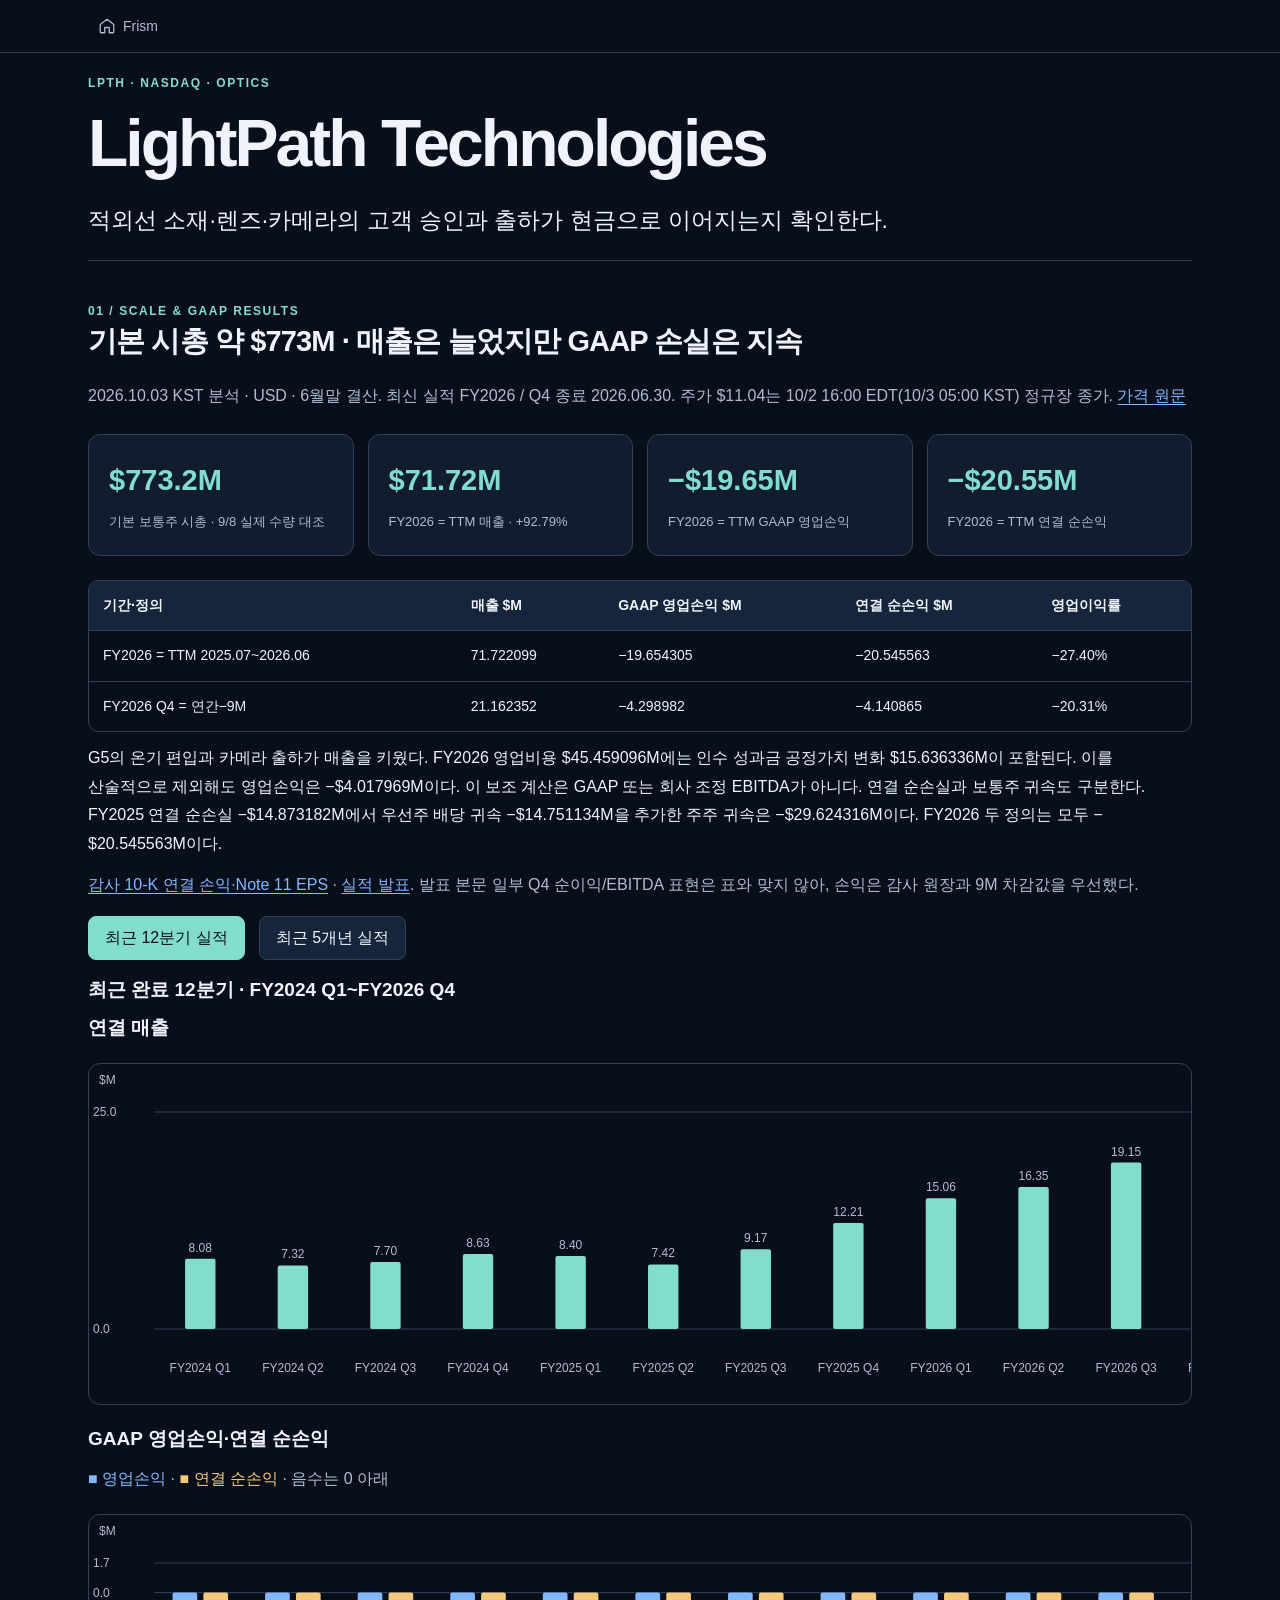
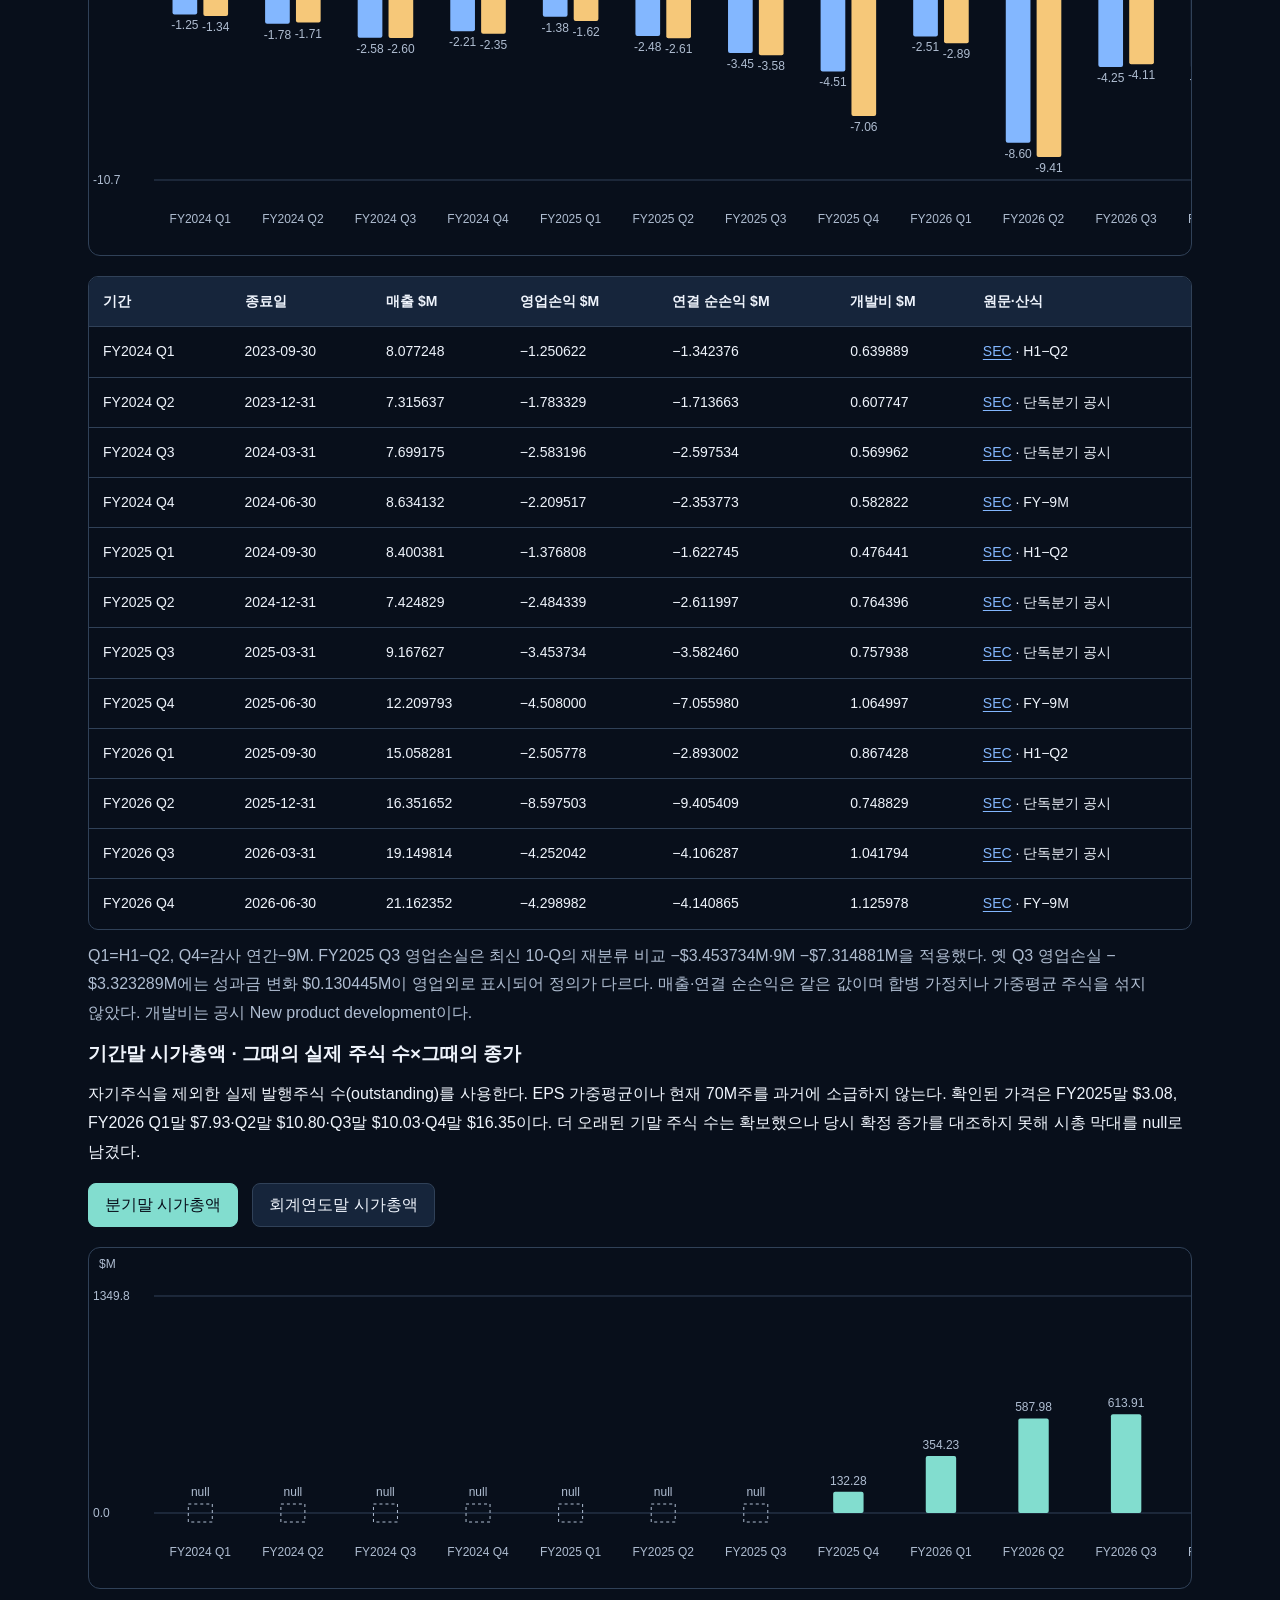
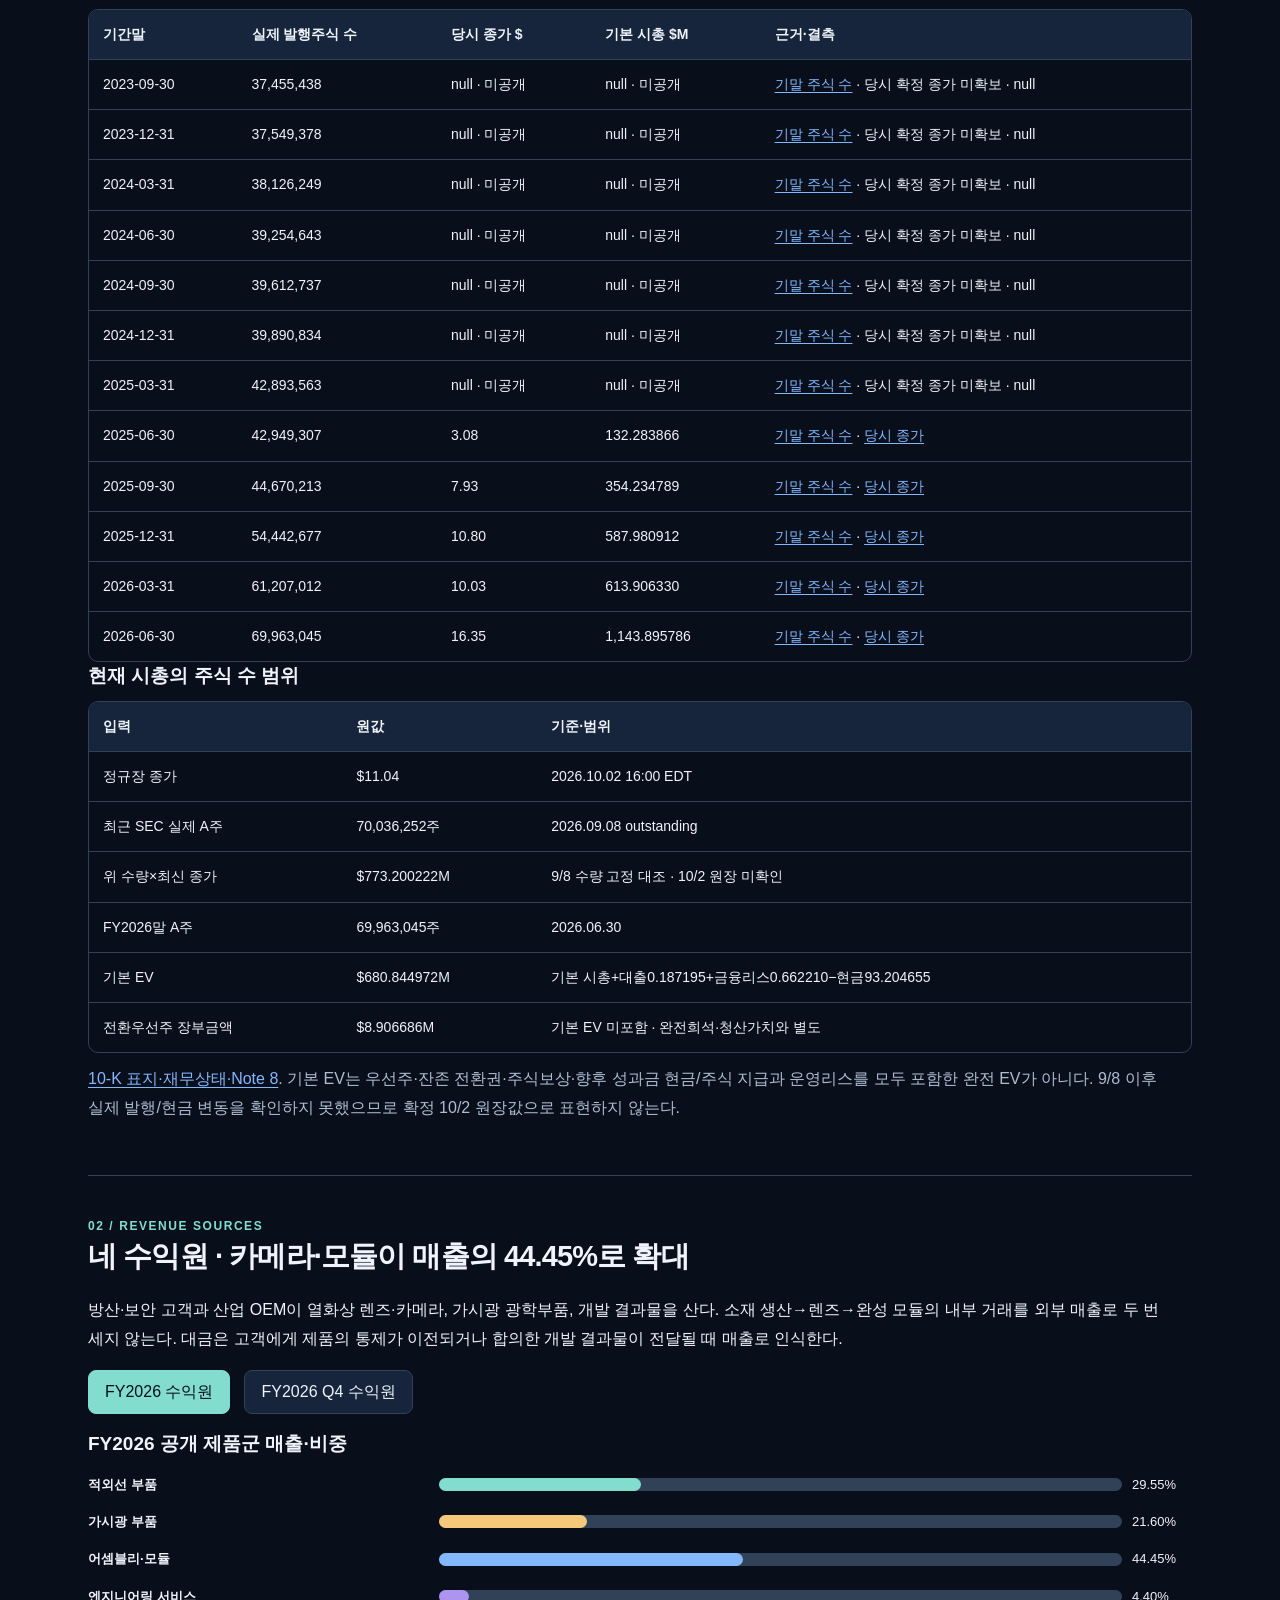
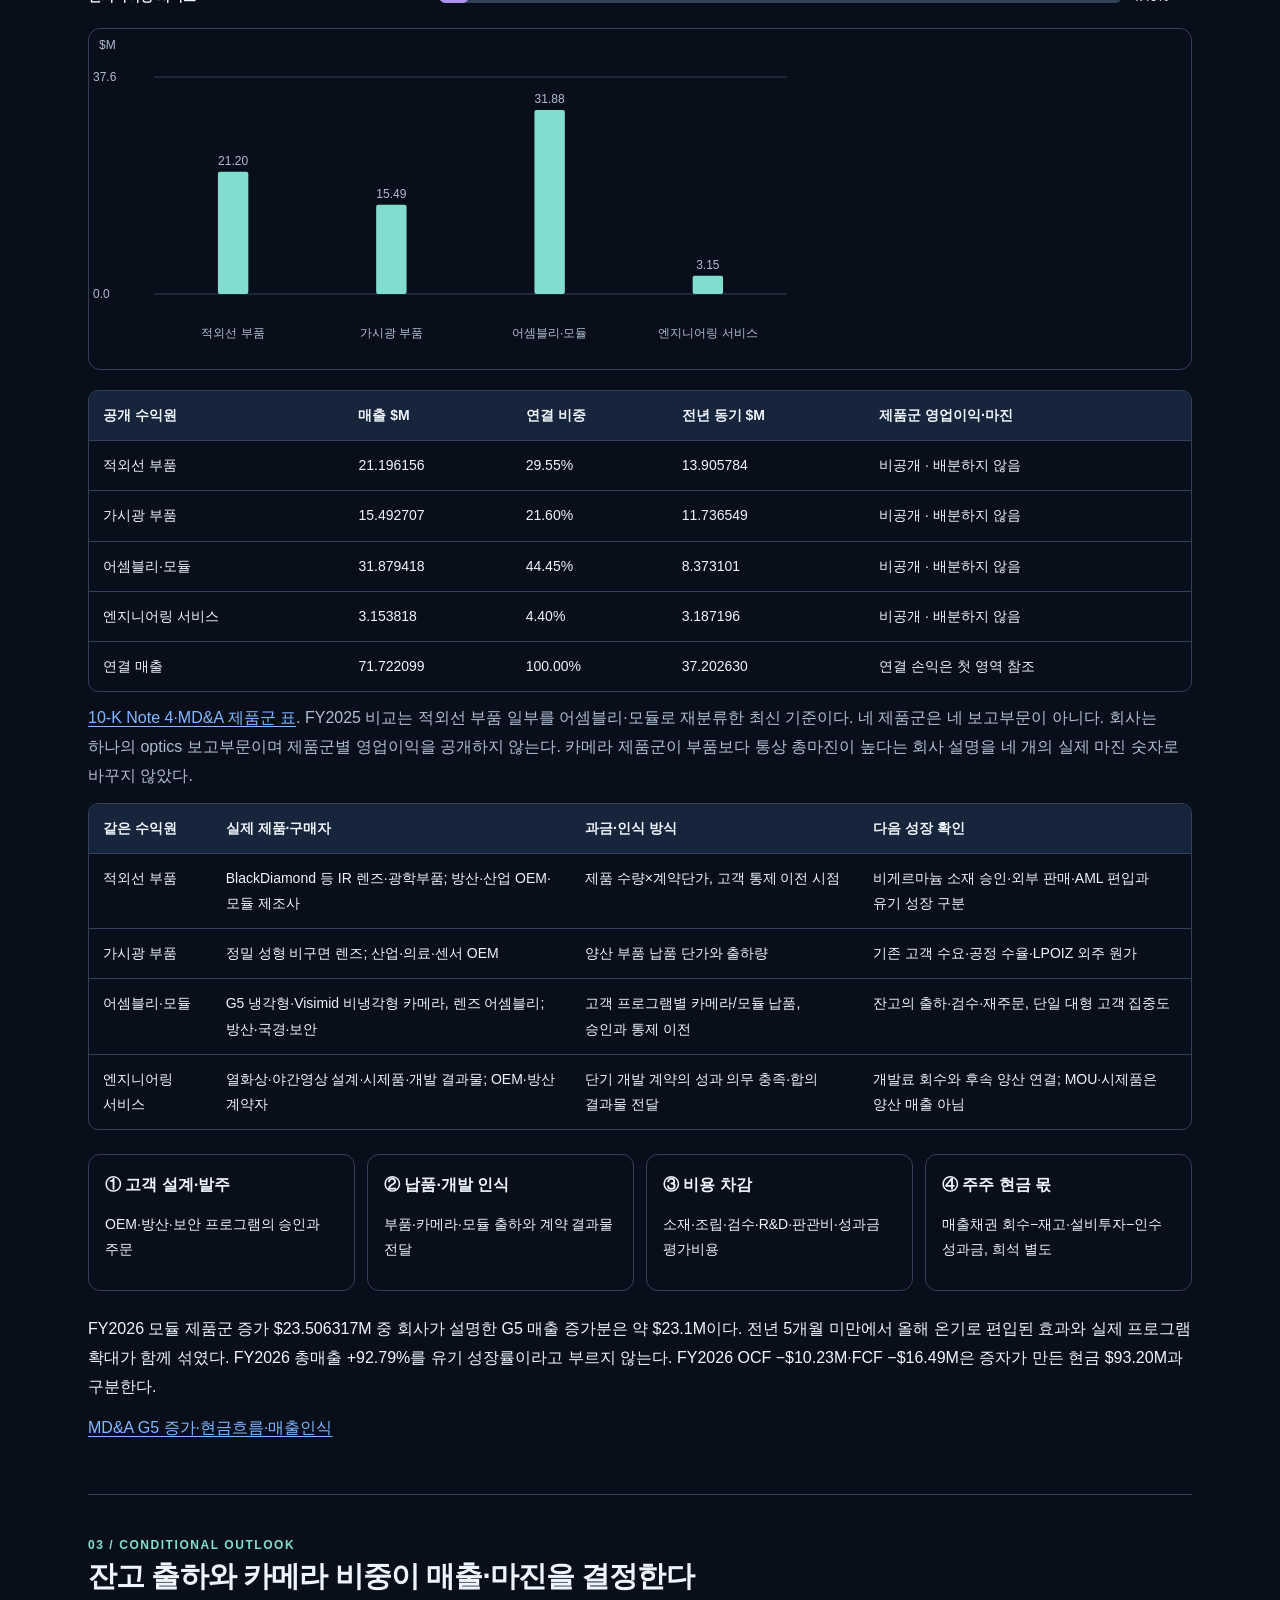
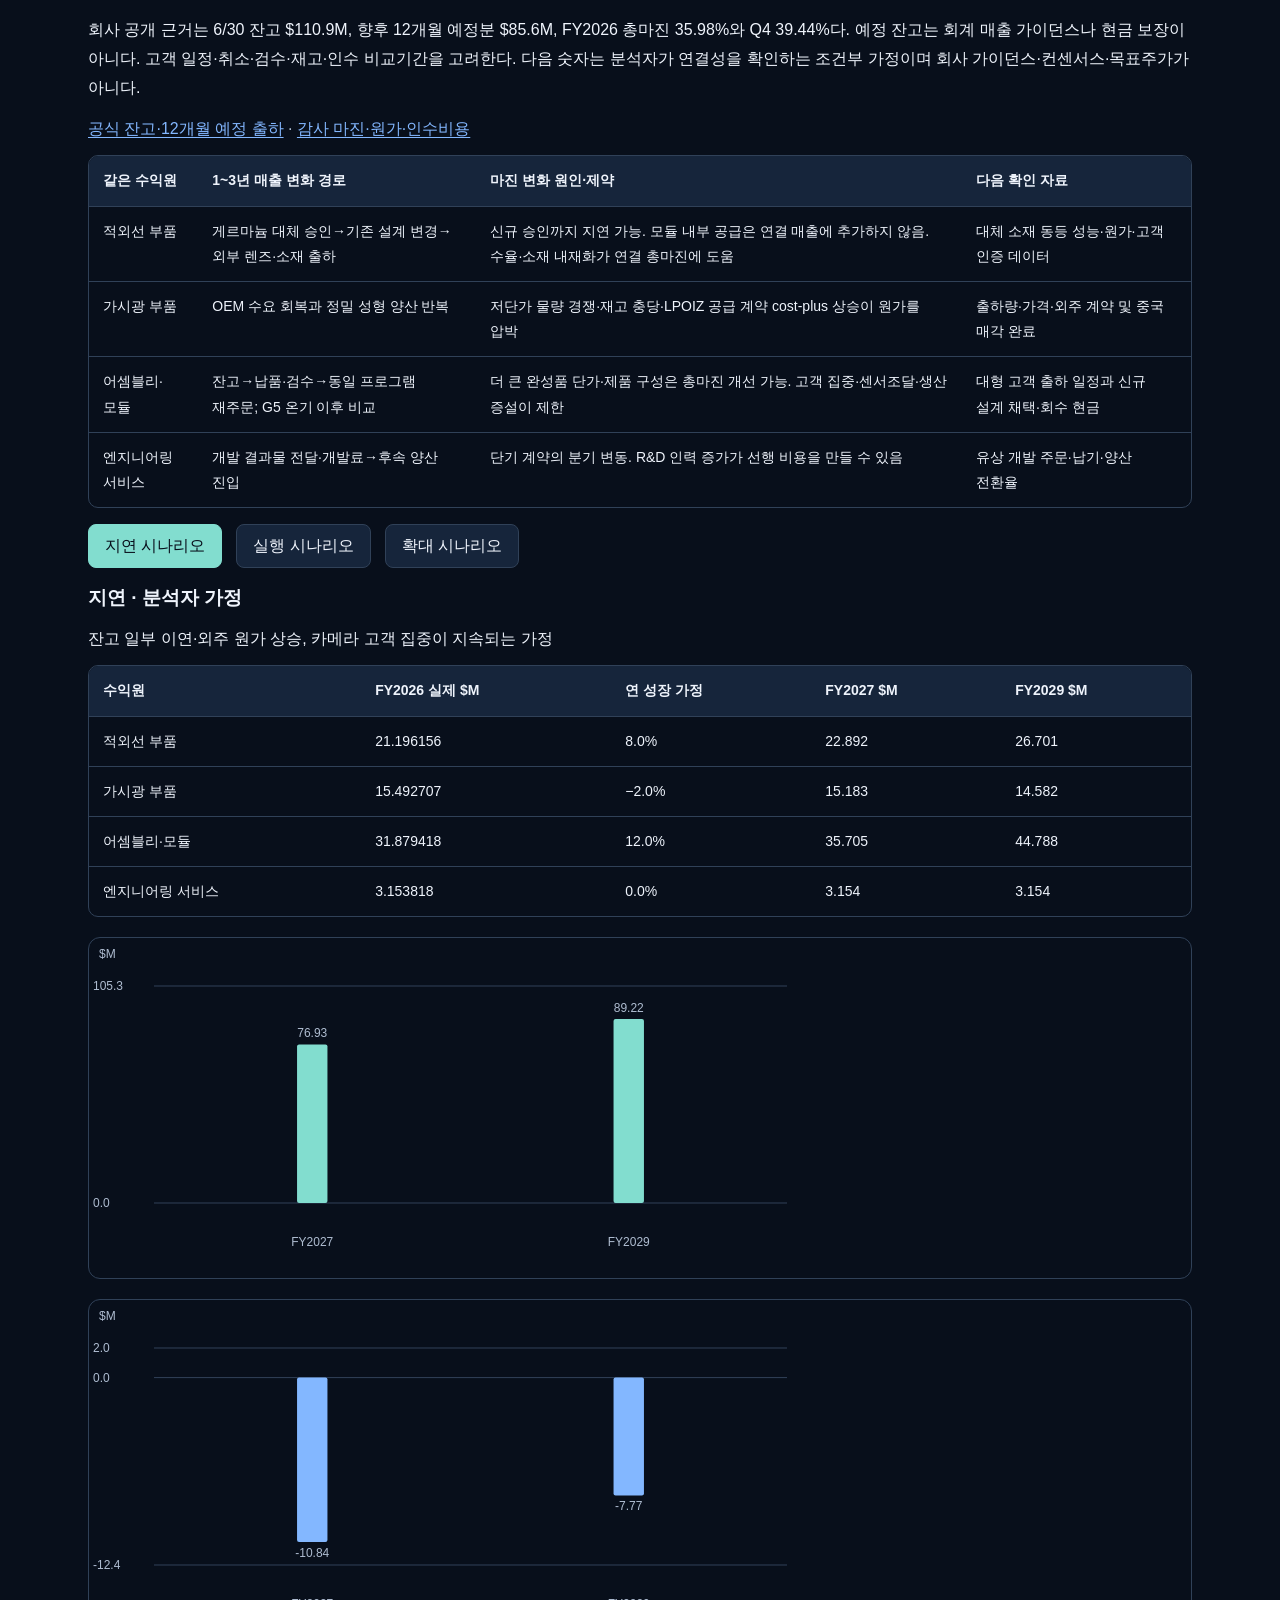
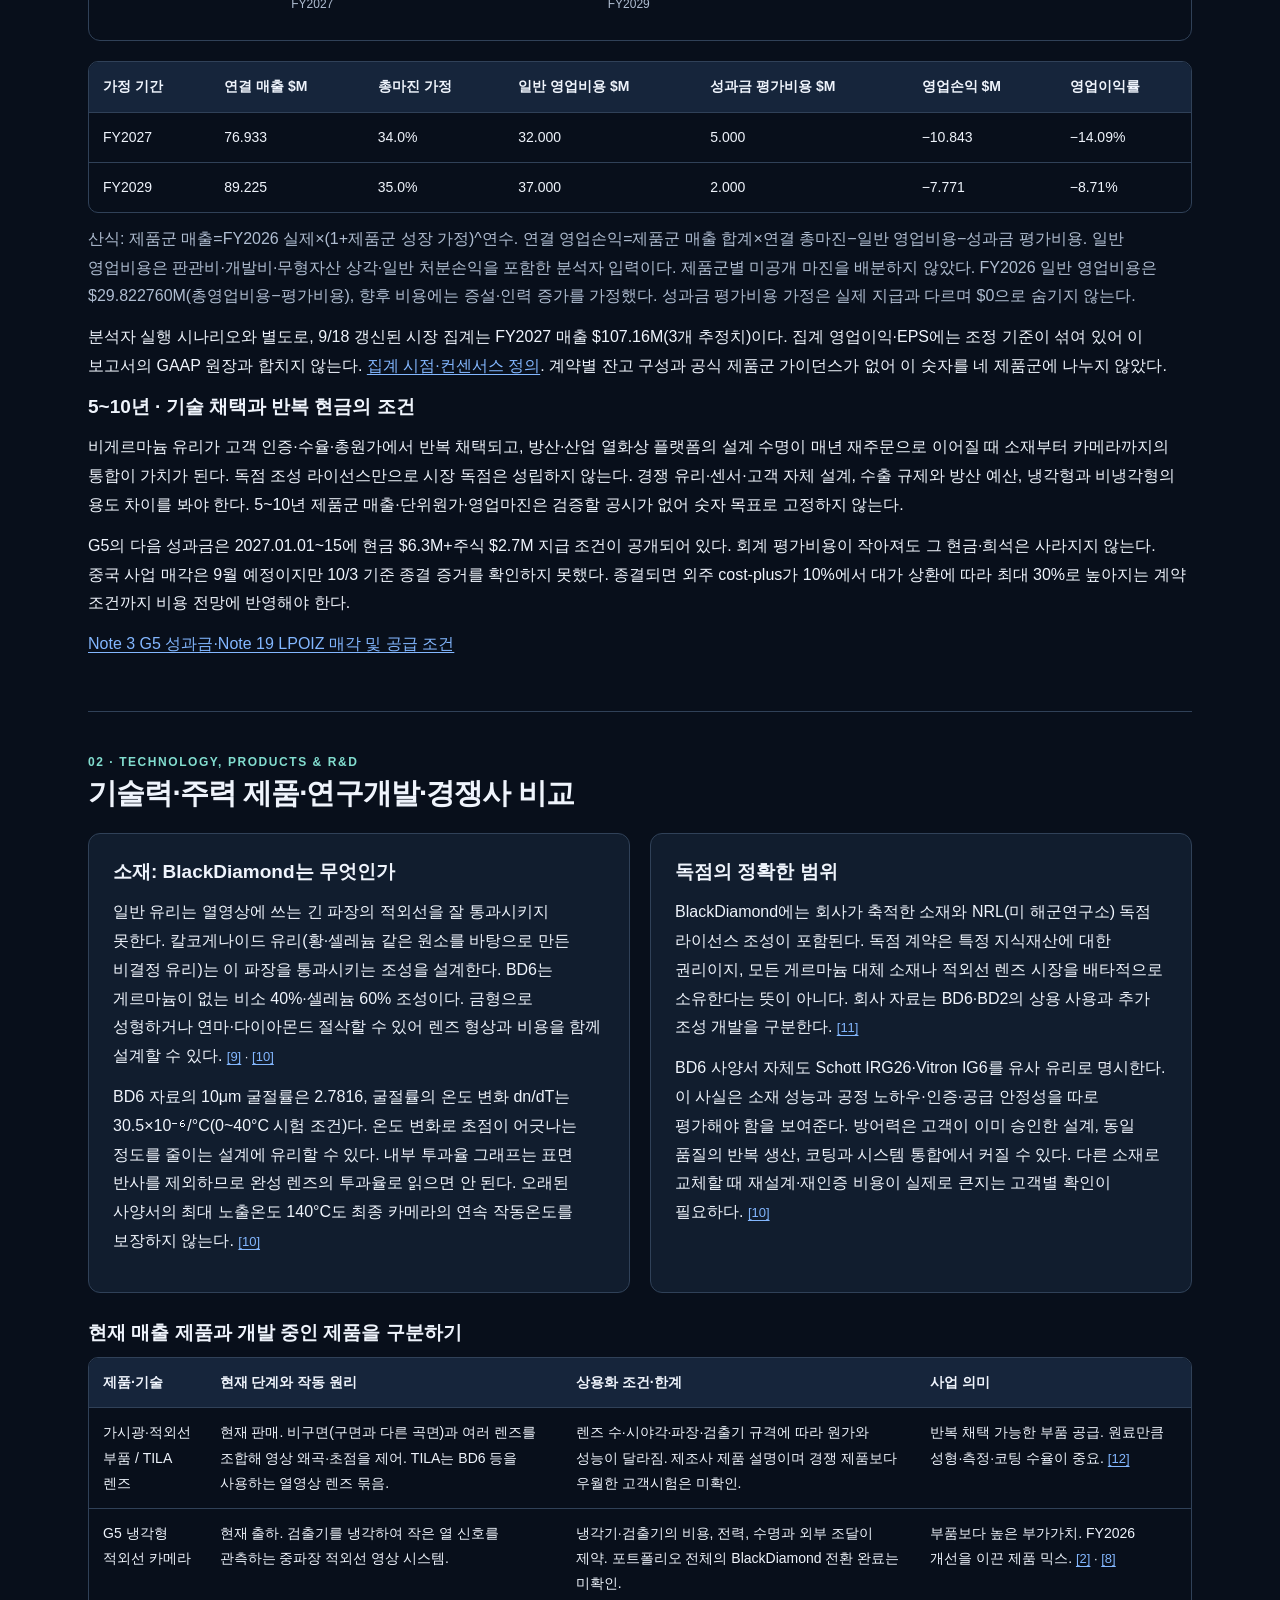
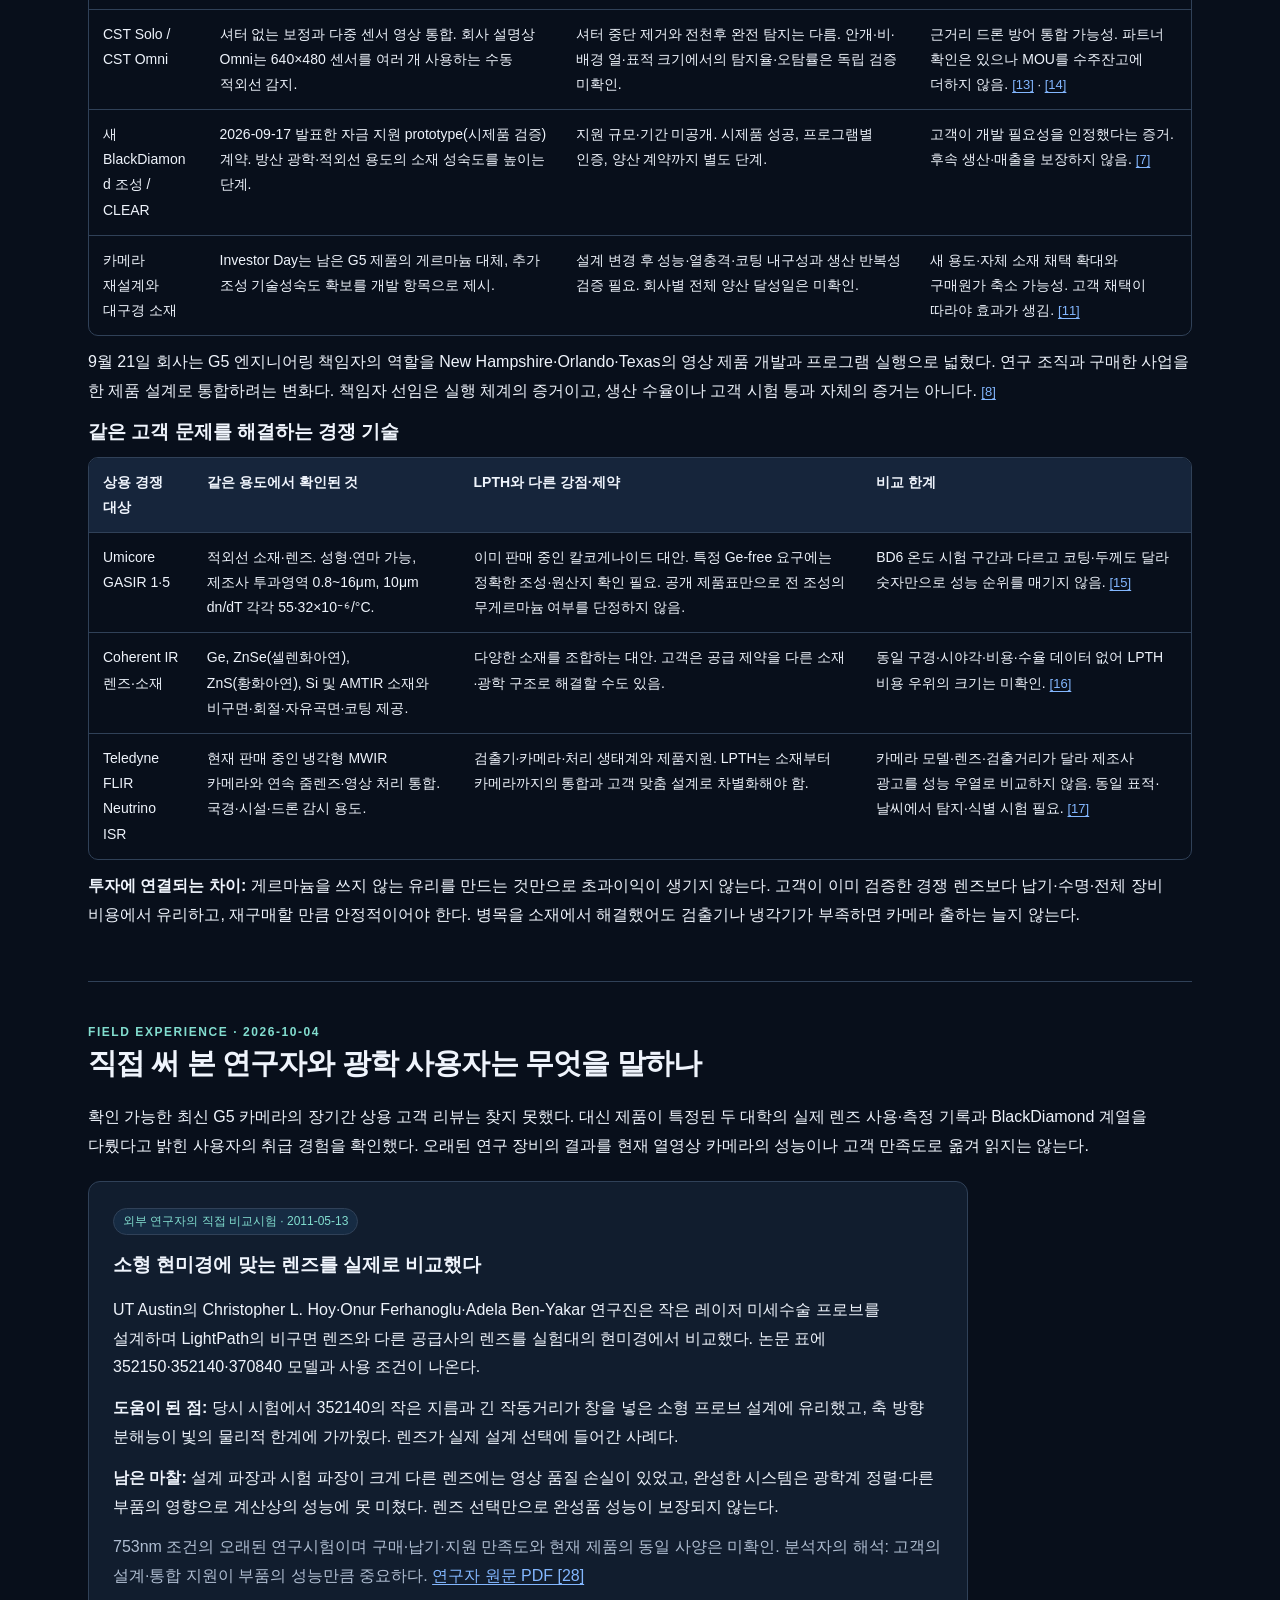
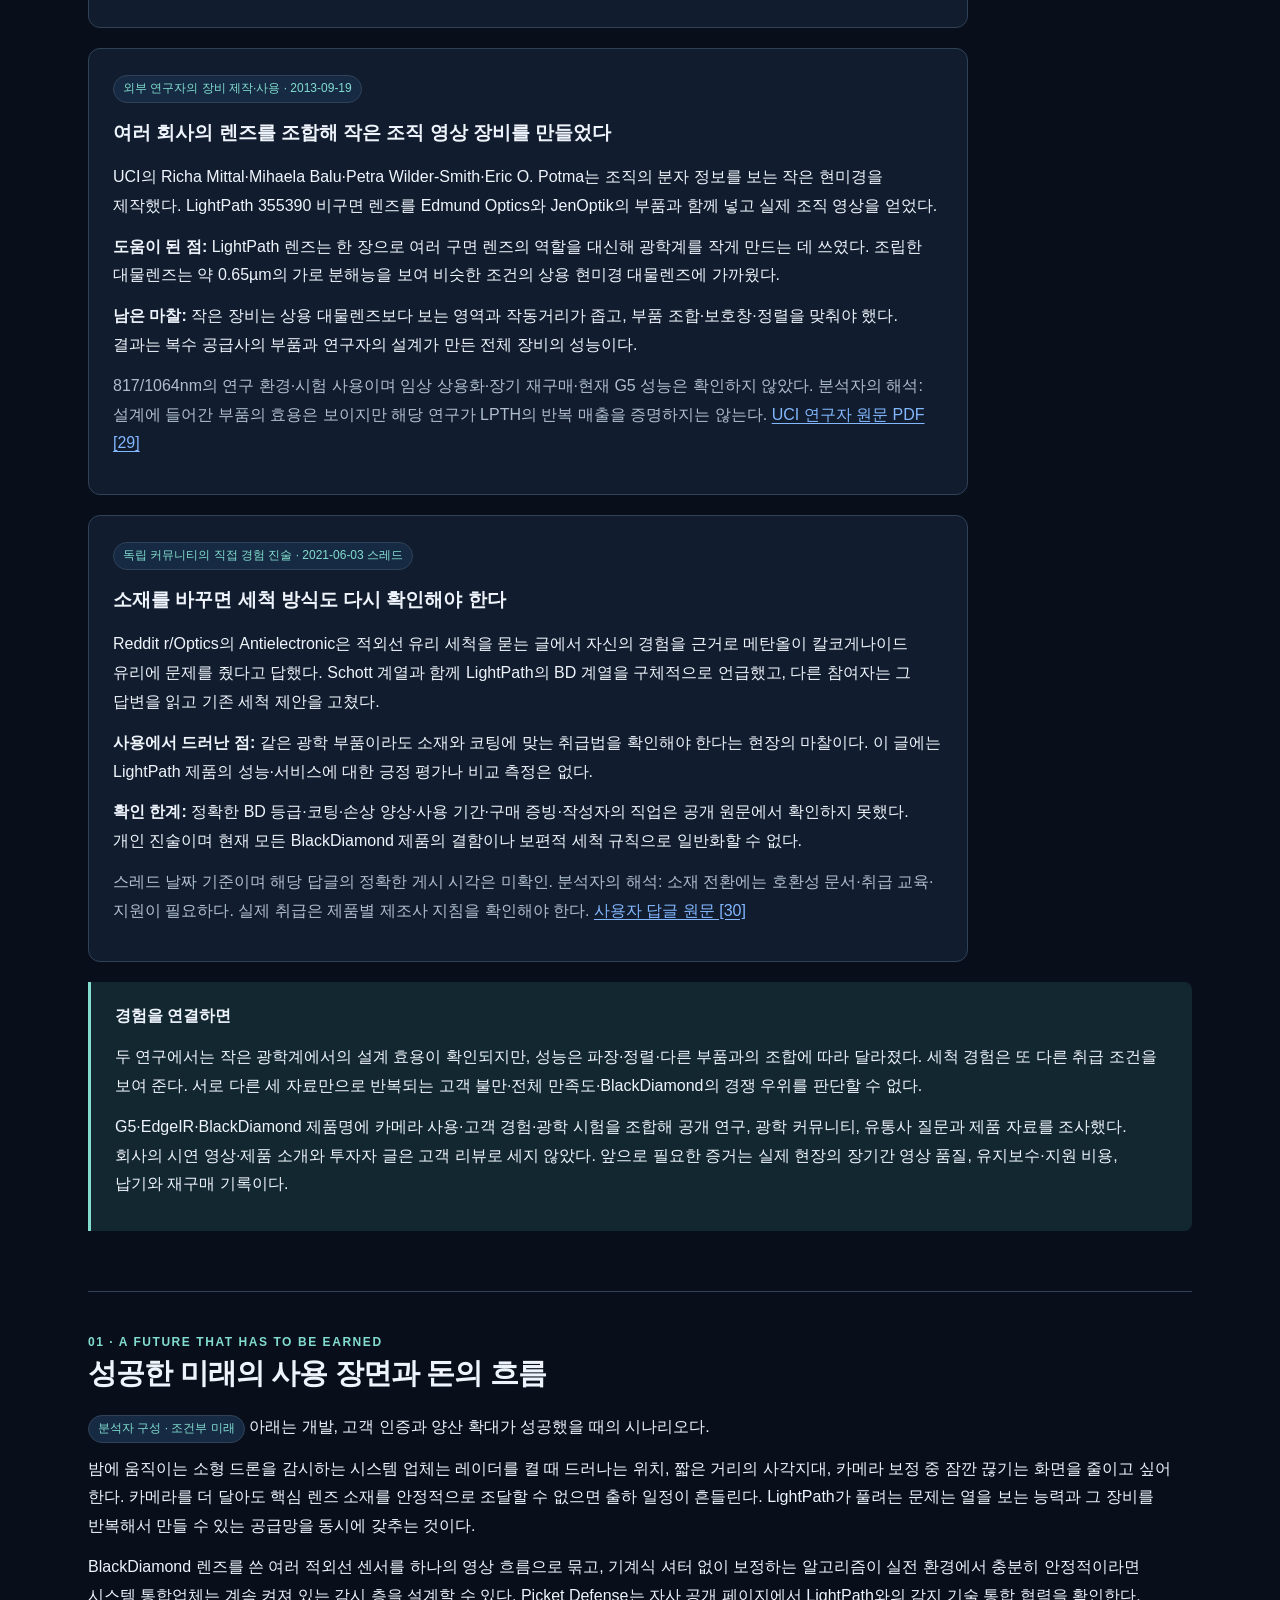
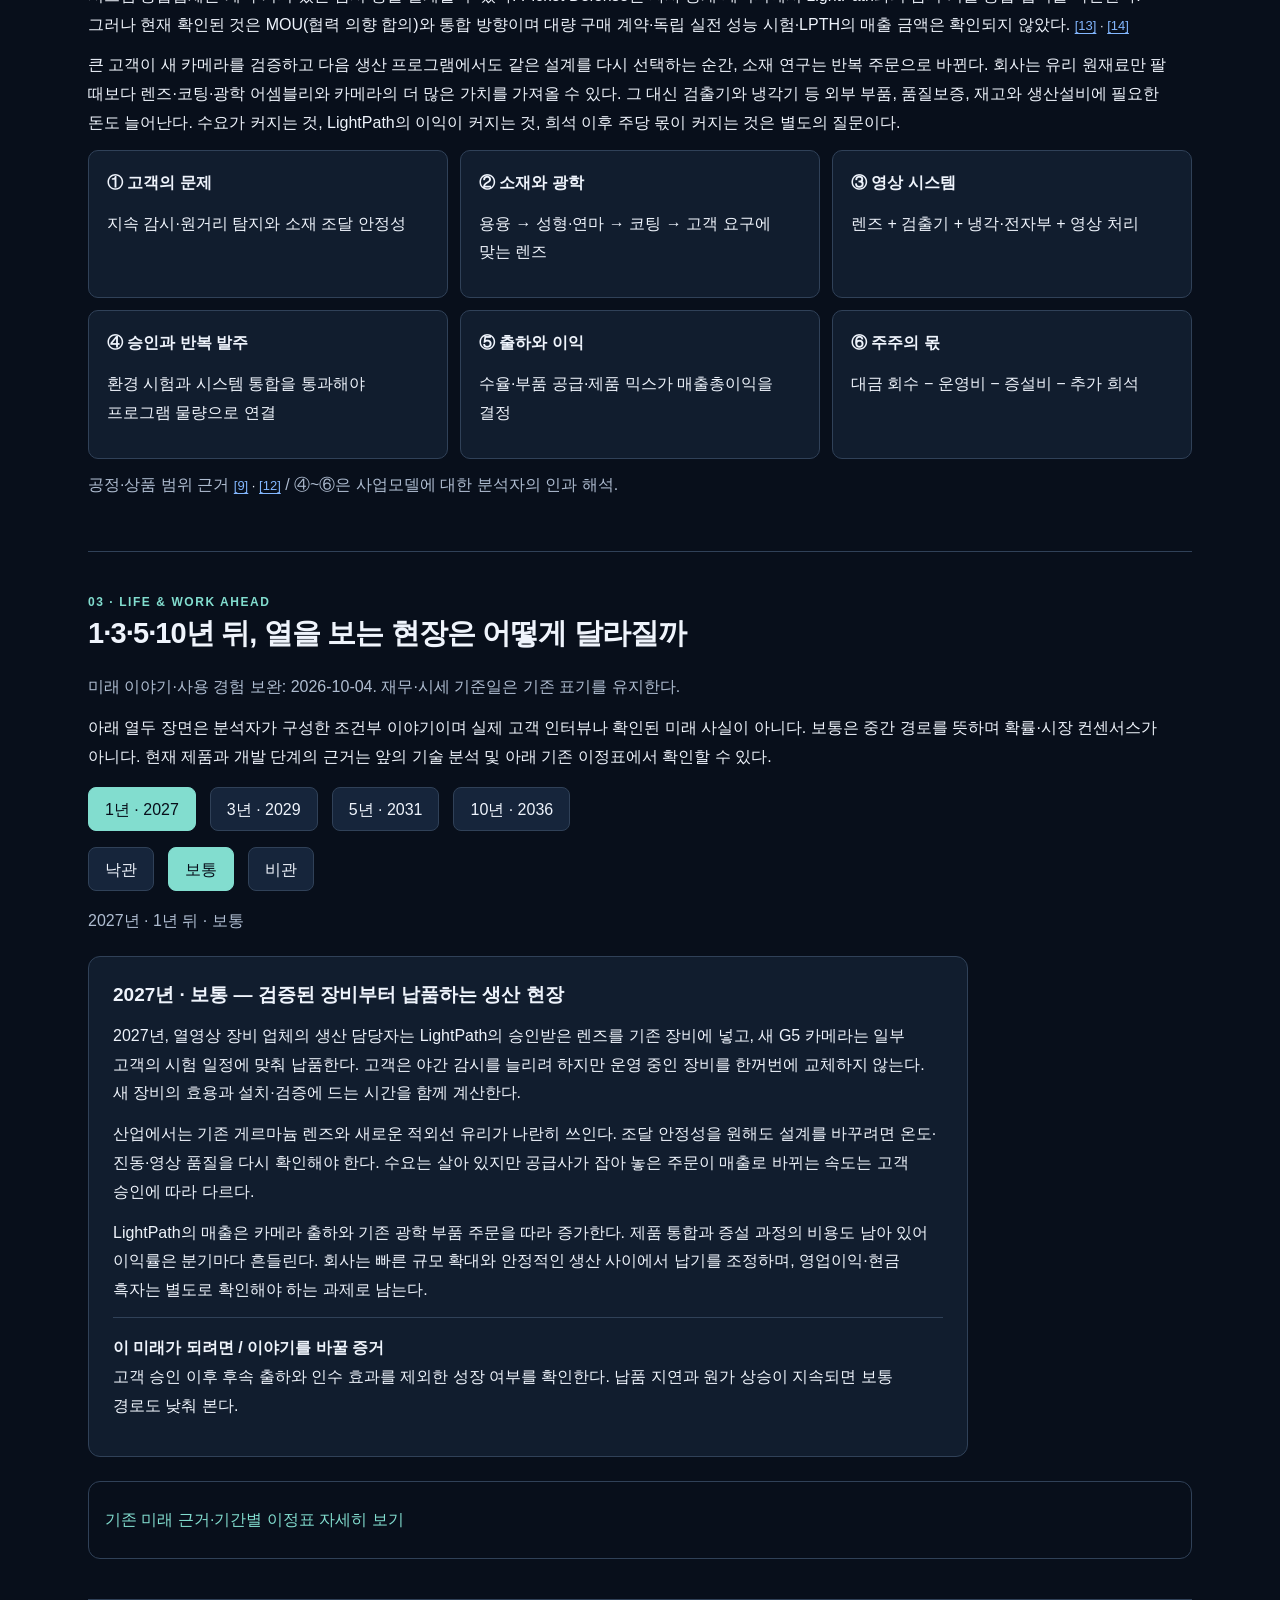
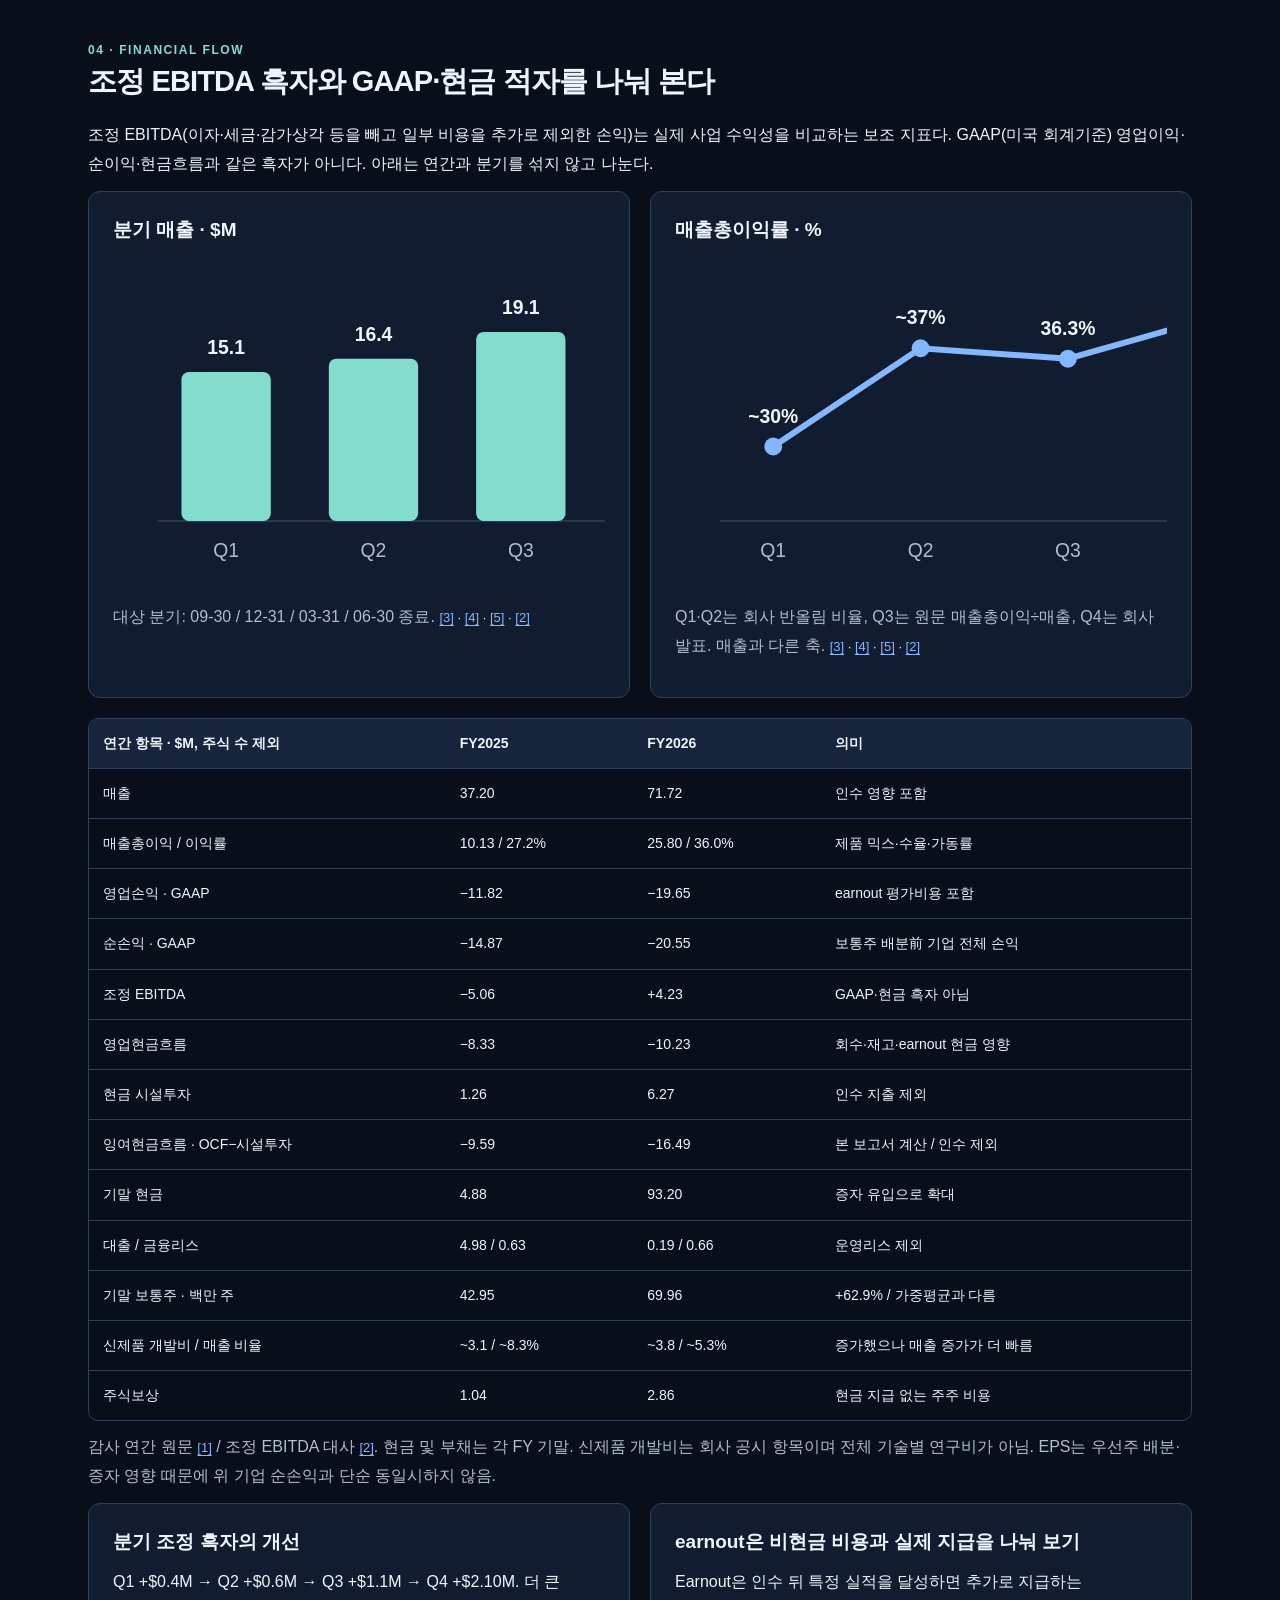
<file: reports/lightpath-LPTH-2026-10-02.html>
<!DOCTYPE html>
<html lang="ko"><head><meta charset="utf-8"/><meta content="width=device-width,initial-scale=1" name="viewport"/><title>라이트패스 테크놀로지스 (LPTH) · 2026-10-03 · Frism</title><style>*{box-sizing:border-box}html{color-scheme:dark}body{margin:0;background:#080f1b;color:var(--ink);font:16px/1.8 -apple-system,BlinkMacSystemFont,"Apple SD Gothic Neo","Malgun Gothic",sans-serif;word-break:keep-all;overflow-wrap:anywhere}a{color:var(--ink);text-underline-offset:3px}button,input,textarea{font:inherit}button{cursor:pointer;min-height:44px;padding:9px 16px;border-radius:8px;border:1px solid var(--line);background:#16253b;color:var(--ink)}button:hover{background:#243b59}button[aria-pressed=true]{background:#111d2e;color:var(--ink);border-color:var(--line)}button:focus-visible,a:focus-visible,input:focus-visible,textarea:focus-visible{outline:3px solid #83b7ff;outline-offset:3px}.site-header{position:sticky;top:0;z-index:10;background:#080f1b;border-bottom:1px solid var(--line);padding:4px 0}.header-inner,.wrap{max-width:1160px;margin:auto;padding:0 18px}.home-link{display:inline-flex;align-items:center;gap:7px;min-height:44px;padding:0 10px;text-decoration:none;color:var(--ink);font-size:14px}.home-link svg{width:18px;height:18px}.hero{padding:34px 0 28px}.eyebrow{font-size:12px;font-weight:800;letter-spacing:.13em;color:var(--ink)}.meta,.muted,.cite,.caption{color:var(--ink);font-size:13px}h1{font-size:clamp(38px,6vw,66px);line-height:1.12;letter-spacing:-.045em;margin:14px 0}h2{font-size:25px;line-height:1.35;letter-spacing:-.035em;margin:0 0 20px}h3{font-size:19px;line-height:1.5;margin:0 0 10px}p{margin:12px 0}.lead{font-size:21px;line-height:1.6;max-width:850px}.stats{display:grid;grid-template-columns:repeat(2,minmax(0,1fr));gap:10px;margin:24px 0}.stat,.card{background:#111d2e;border:1px solid var(--line);border-radius:12px;min-width:0;padding:20px}.stat{padding:14px}.stat strong{display:block;font-size:25px;color:var(--ink);line-height:1.35;font-variant-numeric:tabular-nums}.stat span{font-size:13px;color:var(--ink)}.grid{display:grid;gap:18px}.callout{border-left:3px solid var(--line);background:#122730;padding:18px 20px;margin:20px 0}.callout.warn{border-color:var(--line);background:#282315}section{padding:30px 0;border-top:1px solid var(--line)}ul{padding-left:22px}.flow{display:grid;gap:10px}.flow .card{padding:15px}.flow b{color:var(--ink)}.table-scroll{overflow-x:auto;border:1px solid var(--line);border-radius:10px;max-width:100%}table{border-collapse:collapse;min-width:650px;width:100%;font-size:14px}th,td{padding:12px;text-align:left;border-bottom:1px solid var(--line);vertical-align:top}th{background:#16253b;font-weight:650}td:not(:first-child){font-variant-numeric:tabular-nums}tr:last-child td{border-bottom:0}.controls{display:flex;flex-wrap:wrap;gap:10px;margin:16px 0}.horizon[hidden]{display:none}.chart{display:block;width:100%;height:auto;overflow:visible}.chart text{fill:#afbdd1;font:13px sans-serif}.chart .val{fill:#eff4fc;font-weight:700}.check-card{padding:20px;background:#111d2e;border:1px solid var(--line);border-radius:12px}.check-card:has(input:checked){border-color:var(--line)}.check-card label{display:flex;align-items:flex-start;gap:12px;cursor:pointer;font-weight:650;line-height:1.55;min-height:44px}.check-card input{width:22px;height:22px;flex:none;margin:2px 0;accent-color:var(--ink)}.check-card dl{font-size:14px;margin:10px 0 0}.check-card dt{color:var(--ink);margin-top:10px;font-weight:600}.check-card dd{margin:0;color:var(--ink)}textarea{width:100%;min-height:120px;background:#0a1525;color:var(--ink);border:1px solid var(--line);border-radius:8px;padding:12px;resize:vertical}input[type=range]{width:100%;min-height:44px;accent-color:var(--ink)}output{font-variant-numeric:tabular-nums}.requirement{font-size:28px;color:var(--ink)}.sources{font-size:14px;line-height:1.65}.sources li{margin:10px 0}.tag{display:inline-block;font-size:12px;padding:2px 9px;border:1px solid var(--line);border-radius:20px;color:var(--ink)}.choice-note{font-size:13px;color:var(--ink)}.footer{padding:24px 0 50px;color:var(--ink);font-size:13px}@media(min-width:701px){.header-inner,.wrap{padding:0 28px}.hero{padding:56px 0 36px}.stats{grid-template-columns:repeat(4,minmax(0,1fr));gap:14px}.stat{padding:20px}.stat strong{font-size:29px}.grid{grid-template-columns:repeat(2,minmax(0,1fr));gap:20px}.flow{grid-template-columns:repeat(3,minmax(0,1fr))}section{padding:40px 0}h2{font-size:29px}.lead{font-size:23px}}@media(max-width:350px){.wrap,.header-inner{padding:0 14px}.stat strong{font-size:22px}.card,.check-card{padding:16px}.controls button{padding:8px 12px}}@media print{html{color-scheme:light}body{background:#111d2e;color:var(--ink);font-size:10pt}a,.cite,.muted,.meta,.caption,.chart text{color:var(--ink);fill:#333}.site-header,button,.controls,input[type=range]{display:none}.wrap{max-width:none;padding:0}.hero,section{padding:16px 0}.horizon[hidden]{display:block!important}.horizon{margin:14px 0}.card,.stat,.check-card,.callout{background:#111d2e;color:var(--ink);border-color:var(--line);break-inside:avoid}.table-scroll{overflow:visible;border-color:var(--line)}table{min-width:0;font-size:9pt}th,td{border-color:var(--line);padding:6px}th{background:#111d2e}.stats{grid-template-columns:repeat(4,1fr)}.grid{grid-template-columns:1fr}.stat strong,.requirement,.eyebrow,.flow b,.check-card dt{color:var(--ink)}.chart .val{fill:#111}.chart{max-height:260px}.sources a{color:var(--ink)}.footer{padding:12px 0}textarea{background:#111d2e;color:var(--ink);border-color:var(--line);height:auto;min-height:100px}.check-card input{appearance:auto}h1{font-size:30pt}h2{font-size:18pt}.lead{font-size:14pt}.tag{color:var(--ink)}}</style><style data-frism-ui="2026-10-02">/* Frism: preserve report data and controls; mobile-first reading layout. */
:root{--bg:#080f1b;--ink:#eff4fc;--muted:#afbdd1;--line:#304158;--paper:#111d2e;--card:#111d2e;--soft:#16253b;--blue:#83b7ff;--red:#ffacb7;--green:#72e2bf;--aqua:#88d7ed;--cyan:#88d7ed;--gold:#f6c879;--warn:#f6c879}
html{color-scheme:dark;scroll-padding-top:64px}
body.frism-report{background:var(--bg);color:var(--ink);font:16px/1.8 -apple-system,BlinkMacSystemFont,"Apple SD Gothic Neo","Malgun Gothic",sans-serif;word-break:keep-all;overflow-wrap:anywhere;margin:0}
.frism-report main,.frism-report main.wrap{max-width:1160px;margin:auto;padding:0 18px 64px;min-width:0}
.frism-report .hero{background:transparent;color:var(--ink);border:0;border-radius:0;padding:34px 0 28px;margin:0;overflow:visible;position:static}
.frism-report .hero:after{content:none}
.frism-report .hero>div{max-width:none;margin:0}
.frism-report h1,.frism-report .hero h1{font-size:clamp(40px,6vw,66px);line-height:1.05;letter-spacing:-.045em;margin:14px 0 24px;overflow-wrap:anywhere}
.frism-report h1 span{display:block;font-size:.45em;line-height:1.5;letter-spacing:-.025em;color:var(--muted);margin-top:16px}
.frism-report h1 em{font-style:normal;color:var(--accent);font-size:.65em;line-height:1.35;display:block;margin-top:16px}
.frism-report h2,.frism-report .section h2{font-size:25px;line-height:1.35;letter-spacing:-.03em;margin:0 0 20px}
.frism-report .hero h2{font-size:23px;line-height:1.5;max-width:900px}
.frism-report h3,.frism-report .section h3{font-size:19px;line-height:1.5}
.frism-report .lead,.frism-report .lede,.frism-report .intro,.frism-report .hero>p:first-of-type{font-size:21px;line-height:1.65;color:var(--ink);max-width:900px}
.frism-report .hero p.meta,.frism-report .hero p.muted,.frism-report .hero p.small{font-size:13px;color:var(--muted)}
.frism-report p{font-size:16px;line-height:1.8}
.frism-report a{color:var(--blue);overflow-wrap:anywhere}
.frism-report .eyebrow{color:var(--accent);font-size:12px;letter-spacing:.13em}
.frism-report small,.frism-report .small,.frism-report .muted,.frism-report .source,.frism-report .caption,.frism-report .meta,.frism-report .sourcesmall,.frism-report .chart-caption,.frism-report .chart-label{color:var(--muted)}
.frism-report section,.frism-report section.section{background:transparent;border:0;border-top:1px solid var(--line);border-radius:0;margin:0;padding:30px 0;scroll-margin-top:70px;min-width:0}
.frism-report section.hero{border:0;padding:34px 0 28px}
.frism-report .grid,.frism-report .two,.frism-report .cards,.frism-report .techgrid,.frism-report .charts,.frism-report .split,.frism-report .scenario,.frism-report .source-list{display:grid;grid-template-columns:minmax(0,1fr);gap:20px;min-width:0}
.frism-report .sources,.frism-report .source-list{font-size:14px}
.frism-report .card,.frism-report .cards>article,.frism-report .techgrid>article,.frism-report .two>article,.frism-report .charts>article,.frism-report .candidate,.frism-report .opinion,.frism-report .choice,.frism-report .view,.frism-report .viewcard,.frism-report .check-card,.frism-report .perspective{background:var(--paper);border:1px solid var(--line);border-radius:12px;padding:20px;min-width:0}
.frism-report .card p,.frism-report .opinion p,.frism-report .choice p,.frism-report .viewcard p,.frism-report .perspective p{font-size:16px}
.frism-report .metrics,.frism-report .facts,.frism-report .stats,.frism-report .kpis,.frism-report .frism-stats{display:grid;grid-template-columns:repeat(2,minmax(0,1fr));gap:10px;margin:24px 0;min-width:0}
.frism-report .metric,.frism-report .stat,.frism-report .facts>.card,.frism-report .kpis>.card,.frism-report .frism-stats>article,.frism-report .metrics>div{background:var(--paper);padding:14px;border:1px solid var(--line);border-radius:12px;min-width:0;text-align:left}
.frism-report .metric strong,.frism-report .stat strong,.frism-report .card strong.big,.frism-report .kpi strong,.frism-report .cards.frism-stats b,.frism-report .metrics b{display:block;font-size:25px;line-height:1.35;color:var(--accent);font-variant-numeric:tabular-nums;margin:6px 0;overflow-wrap:anywhere}
.frism-report .stat span,.frism-report .stat small,.frism-report .metric span,.frism-report .metrics span{color:var(--muted);font-size:13px}
.frism-report .note,.frism-report .notice,.frism-report .callout{background:#122730;border-left:3px solid var(--accent);padding:20px 24px;margin:20px 0;border-radius:0 8px 8px 0;overflow-wrap:anywhere}
.frism-report .caution,.frism-report .risk,.frism-report .warning,.frism-report .warn,.frism-report .callout.warn{background:#292416;border-color:var(--gold)}
.frism-report .negative,.frism-report .neg{color:var(--red)!important}
.frism-report .badge,.frism-report .tag,.frism-report .pill{background:#162b43;color:var(--accent);border:1px solid var(--line)}
.frism-report .assumption,.frism-report .assume,.frism-report .infer{background:#292416;color:var(--gold)}
.frism-report .flow,.frism-report .logic,.frism-report .stage{display:grid;grid-template-columns:minmax(0,1fr);gap:12px;align-items:stretch}
.frism-report .flow>div,.frism-report .logic>div,.frism-report .stage>div{min-width:0;min-height:0;background:var(--paper);color:var(--ink);border:1px solid var(--line);padding:18px;border-radius:10px;font-size:16px}
.frism-report .flow .card{display:block}
.frism-report .flow>span,.frism-report .flow>i{text-align:center;transform:rotate(90deg);justify-self:center}
.frism-report .timeline{display:grid;grid-template-columns:repeat(2,minmax(0,1fr));gap:12px}
.frism-report .timeline>div{min-width:0;background:var(--paper);padding:14px;border-color:var(--line)}
.frism-report .timeline span{color:var(--muted)}
.frism-report .period,.frism-report .horizon,.frism-report .panel,.frism-report .scenario,.frism-report .result,.frism-report .calc-result,.frism-report .print-story{background:var(--paper);border-color:var(--line);color:var(--ink);padding:20px;border-radius:12px;min-width:0}
.frism-report .opinion:has(input:checked),.frism-report .perspective:has(input:checked),.frism-report .view:has(input:checked),.frism-report .viewcard.selected{background:#142a35;border-color:var(--accent)}
.frism-report .controls,.frism-report .calculator{grid-template-columns:repeat(2,minmax(0,1fr));gap:14px;min-width:0}
.frism-report button{min-height:44px;max-width:100%;font:inherit;line-height:1.45;padding:9px 16px;border:1px solid var(--line);border-radius:8px;background:#16253b;color:var(--ink);cursor:pointer;transition:background-color 150ms,border-color 150ms}
.frism-report button:hover{background:#243b59;border-color:var(--blue)}
.frism-report button[aria-pressed=true],.frism-report button[aria-selected=true],.frism-report button.active,.frism-report button.primary{background:var(--accent);color:#080f1b;border-color:var(--accent)}
.frism-report input,.frism-report textarea,.frism-report select{font:inherit;accent-color:var(--accent);color:var(--ink)}
.frism-report textarea,.frism-report select,.frism-report input:not([type=checkbox]):not([type=range]){background:#0a1525;border:1px solid var(--line);border-radius:7px;padding:10px;min-height:44px;max-width:100%}
.frism-report textarea{width:100%;font-size:16px}
.frism-report input[type=range]{min-height:44px;width:100%}
.frism-report input[type=checkbox]{width:20px;height:20px;flex:none}
.frism-report .view label,.frism-report .choice label,.frism-report .candidate label,.frism-report .opinion label,.frism-report .perspective label{min-height:44px}
.frism-report :focus-visible{outline:3px solid #83b7ff;outline-offset:3px}
.frism-report .table-wrap,.frism-report .tablewrap,.frism-report .table-scroll,.frism-report .scroll{max-width:100%;overflow-x:auto;border-color:var(--line)}
.frism-report table{min-width:640px;font-size:14px}
.frism-report th,.frism-report td{padding:12px 14px;border-color:var(--line)}
.frism-report th{background:#16253b;color:var(--ink)}
.frism-report .chart:not(svg),.frism-report .chart-box{background:var(--paper);border:1px solid var(--line);border-radius:12px;padding:14px;min-width:0}
.frism-report svg text{fill:var(--ink)}
.frism-report svg text.dark{fill:#080f1b}
.frism-report .chart text{fill:var(--muted)}
.frism-report .chart text.val{fill:var(--ink)}
.frism-report svg{max-width:100%}
.frism-report footer,.frism-report .footer,.frism-report .foot{color:var(--muted);font-size:13px}
.frism-report .site-header{padding:4px 0;background:var(--bg);color:var(--ink);border:0;border-bottom:1px solid var(--line)}
.frism-report .site-header>.site-header-inner{padding:0 18px;margin:auto;max-width:1160px}
.frism-report .site-header .home-link{color:var(--muted);font-size:14px;line-height:1;letter-spacing:0}
.frism-report .home-link svg{display:inline-block;width:18px;height:18px}
@media(min-width:701px){
.frism-report main,.frism-report main.wrap{padding:0 28px 80px}
.frism-report .hero,.frism-report section.hero{padding:56px 0 36px}
.frism-report h2,.frism-report .section h2{font-size:29px}
.frism-report .lead,.frism-report .lede,.frism-report .intro,.frism-report .hero>p:first-of-type{font-size:23px}
.frism-report section,.frism-report section.section{padding:40px 0}
.frism-report .grid,.frism-report .two,.frism-report .cards,.frism-report .techgrid,.frism-report .charts,.frism-report .split,.frism-report .scenario,.frism-report .source-list{grid-template-columns:repeat(2,minmax(0,1fr))}
.frism-report .card,.frism-report .candidate,.frism-report .choice,.frism-report .view,.frism-report .viewcard,.frism-report .check-card,.frism-report .perspective{padding:24px}
.frism-report .metrics,.frism-report .facts,.frism-report .stats,.frism-report .kpis,.frism-report .frism-stats{grid-template-columns:repeat(4,minmax(0,1fr));gap:14px}
.frism-report .metric,.frism-report .stat,.frism-report .facts>.card,.frism-report .kpis>.card,.frism-report .frism-stats>article,.frism-report .metrics>div{padding:20px}
.frism-report .metric strong,.frism-report .stat strong,.frism-report .card strong.big,.frism-report .kpi strong,.frism-report .cards.frism-stats b,.frism-report .metrics b{font-size:29px}
.frism-report .flow,.frism-report .logic,.frism-report .stage{grid-template-columns:repeat(3,minmax(0,1fr))}
.frism-report .flow>span,.frism-report .flow>i{display:none}
.frism-report .timeline{grid-template-columns:repeat(4,minmax(0,1fr))}
.frism-report .site-header>.site-header-inner{padding:0 28px}
}
@media(max-width:350px){
.frism-report main,.frism-report main.wrap,.frism-report .site-header>.site-header-inner{padding-left:14px;padding-right:14px}
.frism-report .metric strong,.frism-report .stat strong,.frism-report .card strong.big,.frism-report .kpi strong,.frism-report .cards.frism-stats b,.frism-report .metrics b{font-size:22px}
.frism-report .controls,.frism-report .calculator{grid-template-columns:minmax(0,1fr)}
.frism-report .card,.frism-report .choice,.frism-report .view,.frism-report .viewcard,.frism-report .check-card,.frism-report .perspective{padding:18px}
}
@media(prefers-reduced-motion:reduce){html{scroll-behavior:auto}.frism-report *{transition:none!important;animation:none!important}}
@media print{
html{color-scheme:light}
body.frism-report{background:white;color:#111;font-size:11pt}
.frism-report main,.frism-report main.wrap{padding:0;max-width:none}
.frism-report .site-header,.frism-report button,.frism-report .tabs,.frism-report .tabbar,.frism-report .buttons,.frism-report .chips,.frism-report .toolbar,.frism-report .actions,.frism-report input[type=range]{display:none!important}
.frism-report .period,.frism-report .horizon,.frism-report .panel,.frism-report .period[hidden],.frism-report .horizon[hidden],.frism-report .panel[hidden]{display:block!important;margin:16px 0}
.frism-report section,.frism-report section.section,.frism-report .hero{padding:18px 0;background:white;color:#111}
.frism-report .card,.frism-report .stat,.frism-report .metric,.frism-report .choice,.frism-report .view,.frism-report .viewcard,.frism-report .check-card,.frism-report .perspective,.frism-report .opinion,.frism-report .candidate,.frism-report .period,.frism-report .horizon,.frism-report .panel,.frism-report .note,.frism-report .callout,.frism-report .notice,.frism-report .chart:not(svg),.frism-report .chart-box,.frism-report .result,.frism-report .calc-result{background:white;color:#111;border-color:#aaa}
.frism-report p,.frism-report a,.frism-report small,.frism-report .lead,.frism-report .lede,.frism-report .intro,.frism-report .muted,.frism-report .meta,.frism-report .caption,.frism-report .source,.frism-report .eyebrow,.frism-report strong,.frism-report b,.frism-report span,.frism-report h1,.frism-report h1 em{color:#111!important}
.frism-report svg text,.frism-report .chart text{fill:#111}
.frism-report .table-wrap,.frism-report .tablewrap,.frism-report .table-scroll,.frism-report .scroll{overflow:visible}
.frism-report table{min-width:0;font-size:9pt}.frism-report th{background:#eee;color:#111}
.frism-report textarea{background:white;color:#111;border-color:#aaa}
.frism-report .hero h1{font-size:34pt}.frism-report h2{font-size:20pt}
}
.frism-report .frism-chart-scroll{max-width:100%;overflow-x:auto;min-width:0;margin:12px 0}
.frism-report .frism-chart-scroll svg{min-width:640px;max-width:none}
.frism-report .chart-box{overflow-x:auto}
.frism-report .chart-box svg{min-width:640px;max-width:none}
@media print{.frism-report main *{background-color:transparent!important;color:#111!important;border-color:#aaa!important}.frism-report .frism-chart-scroll{overflow:visible}.frism-report .frism-chart-scroll svg,.frism-report .chart-box svg{min-width:0;max-width:100%}.frism-report svg text{fill:#111!important}}

:root{--accent:#82ddcf}
</style>
<link href="../assets/site.css?v=2" rel="stylesheet"/>
<meta content="#080f1b" name="theme-color"/>
<meta content="yes" name="apple-mobile-web-app-capable"/>
<meta content="Frism" name="apple-mobile-web-app-title"/>
<link href="../assets/icons/apple-touch-icon.png" rel="apple-touch-icon" sizes="180x180"/>
<link href="../assets/icons/favicon-32.png" rel="icon" sizes="32x32" type="image/png"/>
<link href="../assets/icons/favicon-16.png" rel="icon" sizes="16x16" type="image/png"/>
<link href="../site.webmanifest" rel="manifest"/>
<style>.table-wrap{overflow-x:auto;max-width:100%;border:1px solid var(--line);border-radius:10px}.lpth-compact{padding-block:20px!important}.lpth-compact h1{font-size:clamp(28px,5vw,48px);margin:8px 0}.lpth-compact .lead{font-size:16px;margin-bottom:0}.lpth-chart-scroll{max-width:100%;overflow-x:auto;overscroll-behavior-inline:contain;margin:20px 0;border:1px solid var(--line);border-radius:12px}.lpth-chart-scroll svg{display:block;flex-shrink:0}.lpth-chart-scroll svg text{fill:var(--muted);font-family:inherit}.lpth-mix-row{display:grid;grid-template-columns:minmax(118px,1fr) minmax(80px,2fr) 60px;align-items:center;gap:10px;margin:14px 0;font-size:13px}.lpth-mix-track{height:13px;background:var(--line);border-radius:8px}.lpth-mix-track span{height:100%;display:block;border-radius:8px}.lpth-money-flow{display:grid;grid-template-columns:repeat(4,1fr);gap:12px;margin:24px 0}.lpth-money-flow>div{border:1px solid var(--line);border-radius:12px;padding:16px}.lpth-money-flow p{font-size:14px}.controls{display:flex;flex-wrap:wrap;gap:8px}.section,.stats,.stat,main{min-width:0}table{min-width:650px}a{overflow-wrap:anywhere}@media(max-width:600px){.lpth-money-flow{grid-template-columns:1fr 1fr}.lpth-money-flow>div{padding:12px}.lpth-mix-row{gap:6px;grid-template-columns:minmax(105px,1fr) minmax(55px,1fr) 55px}.lpth-compact{padding-block:12px!important}}@media print{.table-wrap{overflow:visible}.lpth-fin-panel[hidden],.lpth-cap-panel[hidden],.lpth-business-panel[hidden],.lpth-scenario-panel[hidden]{display:block!important}.lpth-chart-scroll{overflow:visible}.lpth-chart-scroll svg{width:100%!important}.controls{display:none!important}}</style><style data-lpth-story-reviews="2026-10-04">#horizon .future-story{margin:20px 0;max-width:880px}#horizon .future-story[hidden]{display:none}#horizon .future-story h3{margin-top:0}.future-condition{border-top:1px solid var(--line);padding-top:16px}.future-evidence{margin-top:24px;border:1px solid var(--line);border-radius:12px;padding:16px}.future-evidence summary{min-height:44px;cursor:pointer;display:flex;align-items:center;color:var(--accent)}#user-reviews .review-card{margin:20px 0;max-width:880px}#user-reviews .review-card h3{margin:16px 0}.future-story,.review-card,.future-evidence{min-width:0;overflow-wrap:anywhere}@media print{#horizon .future-story,#horizon .future-story[hidden]{display:block!important;background:white!important;color:#111!important;margin:16px 0;break-inside:auto}.future-evidence{display:block!important}.future-evidence summary{color:#111!important}.review-card{break-inside:auto!important}#future-selection{display:none}}</style></head><body class="frism-report"><header class="site-header"><div class="site-header-inner"><a class="home-link" href="../index.html"><svg aria-hidden="true" fill="none" height="18" stroke="currentColor" stroke-linecap="round" stroke-linejoin="round" stroke-width="1.7" viewbox="0 0 24 24" width="18"><path d="m3 10 9-7 9 7v10a1 1 0 0 1-1 1h-5v-7H9v7H4a1 1 0 0 1-1-1Z"></path></svg><span>Frism</span></a></div></header><main class="wrap"><div class="hero lpth-compact"><div class="eyebrow">LPTH · NASDAQ · OPTICS</div><h1>LightPath Technologies</h1><p class="lead">적외선 소재·렌즈·카메라의 고객 승인과 출하가 현금으로 이어지는지 확인한다.</p></div><section class="section" id="lpth-scale"><div class="eyebrow">01 / SCALE &amp; GAAP RESULTS</div><h2>기본 시총 약 $773M · 매출은 늘었지만 GAAP 손실은 지속</h2><p class="meta">2026.10.03 KST 분석 · USD · 6월말 결산. 최신 실적 FY2026 / Q4 종료 2026.06.30. 주가 $11.04는 10/2 16:00 EDT(10/3 05:00 KST) 정규장 종가. <a href="https://stockanalysis.com/stocks/lpth/history/" rel="noopener noreferrer" target="_blank">가격 원문</a></p><div class="stats"><div class="stat"><strong>$773.2M</strong><span>기본 보통주 시총 · 9/8 실제 수량 대조</span></div><div class="stat"><strong>$71.72M</strong><span>FY2026 = TTM 매출 · +92.79%</span></div><div class="stat"><strong>−$19.65M</strong><span>FY2026 = TTM GAAP 영업손익</span></div><div class="stat"><strong>−$20.55M</strong><span>FY2026 = TTM 연결 순손익</span></div></div><div class="table-wrap"><table aria-label="最新 FY·TTM 실적"><thead><tr><th>기간·정의</th><th>매출 $M</th><th>GAAP 영업손익 $M</th><th>연결 순손익 $M</th><th>영업이익률</th></tr></thead><tbody><tr><td>FY2026 = TTM 2025.07~2026.06</td><td>71.722099</td><td>−19.654305</td><td>−20.545563</td><td>−27.40%</td></tr><tr><td>FY2026 Q4 = 연간−9M</td><td>21.162352</td><td>−4.298982</td><td>−4.140865</td><td>−20.31%</td></tr></tbody></table></div><p>G5의 온기 편입과 카메라 출하가 매출을 키웠다. FY2026 영업비용 $45.459096M에는 인수 성과금 공정가치 변화 $15.636336M이 포함된다. 이를 산술적으로 제외해도 영업손익은 −$4.017969M이다. 이 보조 계산은 GAAP 또는 회사 조정 EBITDA가 아니다. 연결 순손실과 보통주 귀속도 구분한다. FY2025 연결 순손실 −$14.873182M에서 우선주 배당 귀속 −$14.751134M을 추가한 주주 귀속은 −$29.624316M이다. FY2026 두 정의는 모두 −$20.545563M이다.</p><p class="caption"><a href="https://www.sec.gov/Archives/edgar/data/889971/000143774926030106/lpth20260630_10k.htm" rel="noopener noreferrer" target="_blank">감사 10-K 연결 손익·Note 11 EPS</a> · <a href="https://www.sec.gov/Archives/edgar/data/889971/000143774926030074/ex_922995.htm" rel="noopener noreferrer" target="_blank">실적 발표</a>. 발표 본문 일부 Q4 순이익/EBITDA 표현은 표와 맞지 않아, 손익은 감사 원장과 9M 차감값을 우선했다.</p><div aria-label="fin" class="controls"><button aria-pressed="true" data-lpth-fin-button="quarter" type="button">최근 12분기 실적</button><button aria-pressed="false" data-lpth-fin-button="annual" type="button">최근 5개년 실적</button></div><article class="lpth-fin-panel" data-lpth-fin="quarter"><h3>최근 완료 12분기 · FY2024 Q1~FY2026 Q4</h3><h3>연결 매출</h3><div aria-label="quarter 연결 매출 가로 스크롤" class="lpth-chart-scroll" role="region" tabindex="0"><svg aria-label="quarter 연결 매출; 정확한 값과 결측 이유는 아래 표" role="img" style="width:1198px;max-width:none" viewbox="0 0 1198 340"><text font-size="12" x="10" y="20">$M</text><line stroke="var(--line)" x1="65" x2="1176" y1="265.00" y2="265.00"></line><text font-size="12" x="4" y="269.00">0.0</text><line stroke="var(--line)" x1="65" x2="1176" y1="48.00" y2="48.00"></line><text font-size="12" x="4" y="52.00">25.0</text><rect fill="var(--accent)" height="70.19" rx="2" width="30.40" x="96.09" y="194.81"></rect><text font-size="12" text-anchor="middle" x="111.29" y="187.81">8.08</text><text font-size="12" text-anchor="middle" x="111.29" y="308">FY2024 Q1</text><rect fill="var(--accent)" height="63.57" rx="2" width="30.40" x="188.68" y="201.43"></rect><text font-size="12" text-anchor="middle" x="203.88" y="194.43">7.32</text><text font-size="12" text-anchor="middle" x="203.88" y="308">FY2024 Q2</text><rect fill="var(--accent)" height="66.90" rx="2" width="30.40" x="281.26" y="198.10"></rect><text font-size="12" text-anchor="middle" x="296.46" y="191.10">7.70</text><text font-size="12" text-anchor="middle" x="296.46" y="308">FY2024 Q3</text><rect fill="var(--accent)" height="75.03" rx="2" width="30.40" x="373.84" y="189.97"></rect><text font-size="12" text-anchor="middle" x="389.04" y="182.97">8.63</text><text font-size="12" text-anchor="middle" x="389.04" y="308">FY2024 Q4</text><rect fill="var(--accent)" height="73.00" rx="2" width="30.40" x="466.43" y="192.00"></rect><text font-size="12" text-anchor="middle" x="481.62" y="185.00">8.40</text><text font-size="12" text-anchor="middle" x="481.62" y="308">FY2025 Q1</text><rect fill="var(--accent)" height="64.52" rx="2" width="30.40" x="559.01" y="200.48"></rect><text font-size="12" text-anchor="middle" x="574.21" y="193.48">7.42</text><text font-size="12" text-anchor="middle" x="574.21" y="308">FY2025 Q2</text><rect fill="var(--accent)" height="79.67" rx="2" width="30.40" x="651.59" y="185.33"></rect><text font-size="12" text-anchor="middle" x="666.79" y="178.33">9.17</text><text font-size="12" text-anchor="middle" x="666.79" y="308">FY2025 Q3</text><rect fill="var(--accent)" height="106.10" rx="2" width="30.40" x="744.17" y="158.90"></rect><text font-size="12" text-anchor="middle" x="759.38" y="151.90">12.21</text><text font-size="12" text-anchor="middle" x="759.38" y="308">FY2025 Q4</text><rect fill="var(--accent)" height="130.85" rx="2" width="30.40" x="836.76" y="134.15"></rect><text font-size="12" text-anchor="middle" x="851.96" y="127.15">15.06</text><text font-size="12" text-anchor="middle" x="851.96" y="308">FY2026 Q1</text><rect fill="var(--accent)" height="142.09" rx="2" width="30.40" x="929.34" y="122.91"></rect><text font-size="12" text-anchor="middle" x="944.54" y="115.91">16.35</text><text font-size="12" text-anchor="middle" x="944.54" y="308">FY2026 Q2</text><rect fill="var(--accent)" height="166.41" rx="2" width="30.40" x="1021.92" y="98.59"></rect><text font-size="12" text-anchor="middle" x="1037.12" y="91.59">19.15</text><text font-size="12" text-anchor="middle" x="1037.12" y="308">FY2026 Q3</text><rect fill="var(--accent)" height="183.90" rx="2" width="30.40" x="1114.51" y="81.10"></rect><text font-size="12" text-anchor="middle" x="1129.71" y="74.10">21.16</text><text font-size="12" text-anchor="middle" x="1129.71" y="308">FY2026 Q4</text></svg></div><h3>GAAP 영업손익·연결 순손익</h3><p class="caption"><span style="color:var(--blue)">■ 영업손익</span> · <span style="color:var(--gold)">■ 연결 순손익</span> · 음수는 0 아래</p><div aria-label="quarter GAAP 손익 가로 스크롤" class="lpth-chart-scroll" role="region" tabindex="0"><svg aria-label="quarter GAAP 손익; 정확한 값과 결측 이유는 아래 표" role="img" style="width:1198px;max-width:none" viewbox="0 0 1198 340"><text font-size="12" x="10" y="20">$M</text><line stroke="var(--line)" x1="65" x2="1176" y1="265.00" y2="265.00"></line><text font-size="12" x="4" y="269.00">-10.7</text><line stroke="var(--line)" x1="65" x2="1176" y1="77.59" y2="77.59"></line><text font-size="12" x="4" y="81.59">0.0</text><line stroke="var(--line)" x1="65" x2="1176" y1="48.00" y2="48.00"></line><text font-size="12" x="4" y="52.00">1.7</text><rect fill="var(--blue)" height="21.86" rx="2" width="24.69" x="83.52" y="77.59"></rect><text font-size="12" text-anchor="middle" x="95.86" y="114.45">-1.25</text><rect fill="var(--gold)" height="23.46" rx="2" width="24.69" x="114.38" y="77.59"></rect><text font-size="12" text-anchor="middle" x="126.72" y="116.05">-1.34</text><text font-size="12" text-anchor="middle" x="111.29" y="308">FY2024 Q1</text><rect fill="var(--blue)" height="31.17" rx="2" width="24.69" x="176.10" y="77.59"></rect><text font-size="12" text-anchor="middle" x="188.44" y="123.76">-1.78</text><rect fill="var(--gold)" height="29.95" rx="2" width="24.69" x="206.96" y="77.59"></rect><text font-size="12" text-anchor="middle" x="219.31" y="122.54">-1.71</text><text font-size="12" text-anchor="middle" x="203.88" y="308">FY2024 Q2</text><rect fill="var(--blue)" height="45.15" rx="2" width="24.69" x="268.68" y="77.59"></rect><text font-size="12" text-anchor="middle" x="281.03" y="137.74">-2.58</text><rect fill="var(--gold)" height="45.40" rx="2" width="24.69" x="299.54" y="77.59"></rect><text font-size="12" text-anchor="middle" x="311.89" y="137.99">-2.60</text><text font-size="12" text-anchor="middle" x="296.46" y="308">FY2024 Q3</text><rect fill="var(--blue)" height="38.62" rx="2" width="24.69" x="361.27" y="77.59"></rect><text font-size="12" text-anchor="middle" x="373.61" y="131.21">-2.21</text><rect fill="var(--gold)" height="41.14" rx="2" width="24.69" x="392.13" y="77.59"></rect><text font-size="12" text-anchor="middle" x="404.47" y="133.73">-2.35</text><text font-size="12" text-anchor="middle" x="389.04" y="308">FY2024 Q4</text><rect fill="var(--blue)" height="24.06" rx="2" width="24.69" x="453.85" y="77.59"></rect><text font-size="12" text-anchor="middle" x="466.19" y="116.66">-1.38</text><rect fill="var(--gold)" height="28.36" rx="2" width="24.69" x="484.71" y="77.59"></rect><text font-size="12" text-anchor="middle" x="497.06" y="120.95">-1.62</text><text font-size="12" text-anchor="middle" x="481.62" y="308">FY2025 Q1</text><rect fill="var(--blue)" height="43.42" rx="2" width="24.69" x="546.43" y="77.59"></rect><text font-size="12" text-anchor="middle" x="558.78" y="136.01">-2.48</text><rect fill="var(--gold)" height="45.65" rx="2" width="24.69" x="577.29" y="77.59"></rect><text font-size="12" text-anchor="middle" x="589.64" y="138.25">-2.61</text><text font-size="12" text-anchor="middle" x="574.21" y="308">FY2025 Q2</text><rect fill="var(--blue)" height="60.37" rx="2" width="24.69" x="639.02" y="77.59"></rect><text font-size="12" text-anchor="middle" x="651.36" y="152.96">-3.45</text><rect fill="var(--gold)" height="62.62" rx="2" width="24.69" x="669.88" y="77.59"></rect><text font-size="12" text-anchor="middle" x="682.22" y="155.21">-3.58</text><text font-size="12" text-anchor="middle" x="666.79" y="308">FY2025 Q3</text><rect fill="var(--blue)" height="78.79" rx="2" width="24.69" x="731.60" y="77.59"></rect><text font-size="12" text-anchor="middle" x="743.94" y="171.38">-4.51</text><rect fill="var(--gold)" height="123.33" rx="2" width="24.69" x="762.46" y="77.59"></rect><text font-size="12" text-anchor="middle" x="774.81" y="215.92">-7.06</text><text font-size="12" text-anchor="middle" x="759.38" y="308">FY2025 Q4</text><rect fill="var(--blue)" height="43.80" rx="2" width="24.69" x="824.18" y="77.59"></rect><text font-size="12" text-anchor="middle" x="836.53" y="136.39">-2.51</text><rect fill="var(--gold)" height="50.57" rx="2" width="24.69" x="855.04" y="77.59"></rect><text font-size="12" text-anchor="middle" x="867.39" y="143.16">-2.89</text><text font-size="12" text-anchor="middle" x="851.96" y="308">FY2026 Q1</text><rect fill="var(--blue)" height="150.27" rx="2" width="24.69" x="916.77" y="77.59"></rect><text font-size="12" text-anchor="middle" x="929.11" y="242.86">-8.60</text><rect fill="var(--gold)" height="164.39" rx="2" width="24.69" x="947.63" y="77.59"></rect><text font-size="12" text-anchor="middle" x="959.97" y="256.98">-9.41</text><text font-size="12" text-anchor="middle" x="944.54" y="308">FY2026 Q2</text><rect fill="var(--blue)" height="74.32" rx="2" width="24.69" x="1009.35" y="77.59"></rect><text font-size="12" text-anchor="middle" x="1021.69" y="166.91">-4.25</text><rect fill="var(--gold)" height="71.77" rx="2" width="24.69" x="1040.21" y="77.59"></rect><text font-size="12" text-anchor="middle" x="1052.56" y="164.36">-4.11</text><text font-size="12" text-anchor="middle" x="1037.12" y="308">FY2026 Q3</text><rect fill="var(--blue)" height="75.14" rx="2" width="24.69" x="1101.93" y="77.59"></rect><text font-size="12" text-anchor="middle" x="1114.28" y="167.73">-4.30</text><rect fill="var(--gold)" height="72.38" rx="2" width="24.69" x="1132.79" y="77.59"></rect><text font-size="12" text-anchor="middle" x="1145.14" y="164.97">-4.14</text><text font-size="12" text-anchor="middle" x="1129.71" y="308">FY2026 Q4</text></svg></div><div class="table-wrap"><table aria-label="quarter GAAP 원값"><thead><tr><th>기간</th><th>종료일</th><th>매출 $M</th><th>영업손익 $M</th><th>연결 순손익 $M</th><th>개발비 $M</th><th>원문·산식</th></tr></thead><tbody><tr><td>FY2024 Q1</td><td>2023-09-30</td><td>8.077248</td><td>−1.250622</td><td>−1.342376</td><td>0.639889</td><td><a href="https://www.sec.gov/Archives/edgar/data/889971/000165495424001495/lpth_10q.htm" rel="noopener noreferrer" target="_blank">SEC</a> · H1−Q2</td></tr><tr><td>FY2024 Q2</td><td>2023-12-31</td><td>7.315637</td><td>−1.783329</td><td>−1.713663</td><td>0.607747</td><td><a href="https://www.sec.gov/Archives/edgar/data/889971/000165495424001495/lpth_10q.htm" rel="noopener noreferrer" target="_blank">SEC</a> · 단독분기 공시</td></tr><tr><td>FY2024 Q3</td><td>2024-03-31</td><td>7.699175</td><td>−2.583196</td><td>−2.597534</td><td>0.569962</td><td><a href="https://www.sec.gov/Archives/edgar/data/889971/000165495425005945/lpth_10q.htm" rel="noopener noreferrer" target="_blank">SEC</a> · 단독분기 공시</td></tr><tr><td>FY2024 Q4</td><td>2024-06-30</td><td>8.634132</td><td>−2.209517</td><td>−2.353773</td><td>0.582822</td><td><a href="https://www.sec.gov/Archives/edgar/data/889971/000165495424012103/lpth_10k.htm" rel="noopener noreferrer" target="_blank">SEC</a> · FY−9M</td></tr><tr><td>FY2025 Q1</td><td>2024-09-30</td><td>8.400381</td><td>−1.376808</td><td>−1.622745</td><td>0.476441</td><td><a href="https://www.sec.gov/Archives/edgar/data/889971/000143774926003809/lpth20251231_10q.htm" rel="noopener noreferrer" target="_blank">SEC</a> · H1−Q2</td></tr><tr><td>FY2025 Q2</td><td>2024-12-31</td><td>7.424829</td><td>−2.484339</td><td>−2.611997</td><td>0.764396</td><td><a href="https://www.sec.gov/Archives/edgar/data/889971/000143774926003809/lpth20251231_10q.htm" rel="noopener noreferrer" target="_blank">SEC</a> · 단독분기 공시</td></tr><tr><td>FY2025 Q3</td><td>2025-03-31</td><td>9.167627</td><td>−3.453734</td><td>−3.582460</td><td>0.757938</td><td><a href="https://www.sec.gov/Archives/edgar/data/889971/000143774926015594/lpth20260331_10q.htm" rel="noopener noreferrer" target="_blank">SEC</a> · 단독분기 공시</td></tr><tr><td>FY2025 Q4</td><td>2025-06-30</td><td>12.209793</td><td>−4.508000</td><td>−7.055980</td><td>1.064997</td><td><a href="https://www.sec.gov/Archives/edgar/data/889971/000143774926030106/lpth20260630_10k.htm" rel="noopener noreferrer" target="_blank">SEC</a> · FY−9M</td></tr><tr><td>FY2026 Q1</td><td>2025-09-30</td><td>15.058281</td><td>−2.505778</td><td>−2.893002</td><td>0.867428</td><td><a href="https://www.sec.gov/Archives/edgar/data/889971/000143774926003809/lpth20251231_10q.htm" rel="noopener noreferrer" target="_blank">SEC</a> · H1−Q2</td></tr><tr><td>FY2026 Q2</td><td>2025-12-31</td><td>16.351652</td><td>−8.597503</td><td>−9.405409</td><td>0.748829</td><td><a href="https://www.sec.gov/Archives/edgar/data/889971/000143774926003809/lpth20251231_10q.htm" rel="noopener noreferrer" target="_blank">SEC</a> · 단독분기 공시</td></tr><tr><td>FY2026 Q3</td><td>2026-03-31</td><td>19.149814</td><td>−4.252042</td><td>−4.106287</td><td>1.041794</td><td><a href="https://www.sec.gov/Archives/edgar/data/889971/000143774926015594/lpth20260331_10q.htm" rel="noopener noreferrer" target="_blank">SEC</a> · 단독분기 공시</td></tr><tr><td>FY2026 Q4</td><td>2026-06-30</td><td>21.162352</td><td>−4.298982</td><td>−4.140865</td><td>1.125978</td><td><a href="https://www.sec.gov/Archives/edgar/data/889971/000143774926030106/lpth20260630_10k.htm" rel="noopener noreferrer" target="_blank">SEC</a> · FY−9M</td></tr></tbody></table></div></article><article class="lpth-fin-panel" data-lpth-fin="annual" hidden=""><h3>최근 완료 5개년 · FY2022~FY2026</h3><h3>연결 매출</h3><div aria-label="annual 연결 매출 가로 스크롤" class="lpth-chart-scroll" role="region" tabindex="0"><svg aria-label="annual 연결 매출; 정확한 값과 결측 이유는 아래 표" role="img" style="width:720px;max-width:none" viewbox="0 0 720 340"><text font-size="12" x="10" y="20">$M</text><line stroke="var(--line)" x1="65" x2="698" y1="265.00" y2="265.00"></line><text font-size="12" x="4" y="269.00">0.0</text><line stroke="var(--line)" x1="65" x2="698" y1="48.00" y2="48.00"></line><text font-size="12" x="4" y="52.00">84.6</text><rect fill="var(--accent)" height="91.18" rx="2" width="30.40" x="113.10" y="173.82"></rect><text font-size="12" text-anchor="middle" x="128.30" y="166.82">35.56</text><text font-size="12" text-anchor="middle" x="128.30" y="308">FY2022</text><rect fill="var(--accent)" height="84.44" rx="2" width="30.40" x="239.70" y="180.56"></rect><text font-size="12" text-anchor="middle" x="254.90" y="173.56">32.93</text><text font-size="12" text-anchor="middle" x="254.90" y="308">FY2023</text><rect fill="var(--accent)" height="81.35" rx="2" width="30.40" x="366.30" y="183.65"></rect><text font-size="12" text-anchor="middle" x="381.50" y="176.65">31.73</text><text font-size="12" text-anchor="middle" x="381.50" y="308">FY2024</text><rect fill="var(--accent)" height="95.39" rx="2" width="30.40" x="492.90" y="169.61"></rect><text font-size="12" text-anchor="middle" x="508.10" y="162.61">37.20</text><text font-size="12" text-anchor="middle" x="508.10" y="308">FY2025</text><rect fill="var(--accent)" height="183.90" rx="2" width="30.40" x="619.50" y="81.10"></rect><text font-size="12" text-anchor="middle" x="634.70" y="74.10">71.72</text><text font-size="12" text-anchor="middle" x="634.70" y="308">FY2026</text></svg></div><h3>GAAP 영업손익·연결 순손익</h3><p class="caption"><span style="color:var(--blue)">■ 영업손익</span> · <span style="color:var(--gold)">■ 연결 순손익</span> · 음수는 0 아래</p><div aria-label="annual GAAP 손익 가로 스크롤" class="lpth-chart-scroll" role="region" tabindex="0"><svg aria-label="annual GAAP 손익; 정확한 값과 결측 이유는 아래 표" role="img" style="width:720px;max-width:none" viewbox="0 0 720 340"><text font-size="12" x="10" y="20">$M</text><line stroke="var(--line)" x1="65" x2="698" y1="265.00" y2="265.00"></line><text font-size="12" x="4" y="269.00">-23.4</text><line stroke="var(--line)" x1="65" x2="698" y1="77.59" y2="77.59"></line><text font-size="12" x="4" y="81.59">0.0</text><line stroke="var(--line)" x1="65" x2="698" y1="48.00" y2="48.00"></line><text font-size="12" x="4" y="52.00">3.7</text><rect fill="var(--blue)" height="21.02" rx="2" width="30.40" x="94.10" y="77.59"></rect><text font-size="12" text-anchor="middle" x="109.30" y="113.61">-2.63</text><rect fill="var(--gold)" height="28.34" rx="2" width="30.40" x="132.10" y="77.59"></rect><text font-size="12" text-anchor="middle" x="147.30" y="120.93">-3.54</text><text font-size="12" text-anchor="middle" x="128.30" y="308">FY2022</text><rect fill="var(--blue)" height="28.44" rx="2" width="30.40" x="220.70" y="77.59"></rect><text font-size="12" text-anchor="middle" x="235.90" y="121.03">-3.55</text><rect fill="var(--gold)" height="32.38" rx="2" width="30.40" x="258.70" y="77.59"></rect><text font-size="12" text-anchor="middle" x="273.90" y="124.97">-4.05</text><text font-size="12" text-anchor="middle" x="254.90" y="308">FY2023</text><rect fill="var(--blue)" height="62.62" rx="2" width="30.40" x="347.30" y="77.59"></rect><text font-size="12" text-anchor="middle" x="362.50" y="155.22">-7.83</text><rect fill="var(--gold)" height="64.07" rx="2" width="30.40" x="385.30" y="77.59"></rect><text font-size="12" text-anchor="middle" x="400.50" y="156.66">-8.01</text><text font-size="12" text-anchor="middle" x="381.50" y="308">FY2024</text><rect fill="var(--blue)" height="94.60" rx="2" width="30.40" x="473.90" y="77.59"></rect><text font-size="12" text-anchor="middle" x="489.10" y="187.19">-11.82</text><rect fill="var(--gold)" height="119.01" rx="2" width="30.40" x="511.90" y="77.59"></rect><text font-size="12" text-anchor="middle" x="527.10" y="211.60">-14.87</text><text font-size="12" text-anchor="middle" x="508.10" y="308">FY2025</text><rect fill="var(--blue)" height="157.26" rx="2" width="30.40" x="600.50" y="77.59"></rect><text font-size="12" text-anchor="middle" x="615.70" y="249.85">-19.65</text><rect fill="var(--gold)" height="164.39" rx="2" width="30.40" x="638.50" y="77.59"></rect><text font-size="12" text-anchor="middle" x="653.70" y="256.98">-20.55</text><text font-size="12" text-anchor="middle" x="634.70" y="308">FY2026</text></svg></div><div class="table-wrap"><table aria-label="annual GAAP 원값"><thead><tr><th>기간</th><th>종료일</th><th>매출 $M</th><th>영업손익 $M</th><th>연결 순손익 $M</th><th>개발비 $M</th><th>원문·산식</th></tr></thead><tbody><tr><td>FY2022</td><td>2022-06-30</td><td>35.559160</td><td>−2.627234</td><td>−3.542181</td><td>2.085686</td><td><a href="https://www.sec.gov/Archives/edgar/data/889971/000165495423011893/lpth_10k.htm" rel="noopener noreferrer" target="_blank">SEC</a> · 감사 연간</td></tr><tr><td>FY2023</td><td>2023-06-30</td><td>32.933949</td><td>−3.554541</td><td>−4.046871</td><td>2.145413</td><td><a href="https://www.sec.gov/Archives/edgar/data/889971/000165495423011893/lpth_10k.htm" rel="noopener noreferrer" target="_blank">SEC</a> · 감사 연간</td></tr><tr><td>FY2024</td><td>2024-06-30</td><td>31.726192</td><td>−7.826664</td><td>−8.007346</td><td>2.400420</td><td><a href="https://www.sec.gov/Archives/edgar/data/889971/000165495424012103/lpth_10k.htm" rel="noopener noreferrer" target="_blank">SEC</a> · 감사 연간</td></tr><tr><td>FY2025</td><td>2025-06-30</td><td>37.202630</td><td>−11.822881</td><td>−14.873182</td><td>3.063772</td><td><a href="https://www.sec.gov/Archives/edgar/data/889971/000143774926030106/lpth20260630_10k.htm" rel="noopener noreferrer" target="_blank">SEC</a> · 감사 연간</td></tr><tr><td>FY2026</td><td>2026-06-30</td><td>71.722099</td><td>−19.654305</td><td>−20.545563</td><td>3.784029</td><td><a href="https://www.sec.gov/Archives/edgar/data/889971/000143774926030106/lpth20260630_10k.htm" rel="noopener noreferrer" target="_blank">SEC</a> · 감사 연간</td></tr></tbody></table></div></article><p class="caption">Q1=H1−Q2, Q4=감사 연간−9M. FY2025 Q3 영업손실은 최신 10-Q의 재분류 비교 −$3.453734M·9M −$7.314881M을 적용했다. 옛 Q3 영업손실 −$3.323289M에는 성과금 변화 $0.130445M이 영업외로 표시되어 정의가 다르다. 매출·연결 순손익은 같은 값이며 합병 가정치나 가중평균 주식을 섞지 않았다. 개발비는 공시 New product development이다.</p><h3>기간말 시가총액 · 그때의 실제 주식 수×그때의 종가</h3><p>자기주식을 제외한 실제 발행주식 수(outstanding)를 사용한다. EPS 가중평균이나 현재 70M주를 과거에 소급하지 않는다. 확인된 가격은 FY2025말 $3.08, FY2026 Q1말 $7.93·Q2말 $10.80·Q3말 $10.03·Q4말 $16.35이다. 더 오래된 기말 주식 수는 확보했으나 당시 확정 종가를 대조하지 못해 시총 막대를 null로 남겼다.</p><div aria-label="cap" class="controls"><button aria-pressed="true" data-lpth-cap-button="quarter" type="button">분기말 시가총액</button><button aria-pressed="false" data-lpth-cap-button="annual" type="button">회계연도말 시가총액</button></div><article class="lpth-cap-panel" data-lpth-cap="quarter"><div aria-label="quarter 실제 기간말 기본 시총 가로 스크롤" class="lpth-chart-scroll" role="region" tabindex="0"><svg aria-label="quarter 실제 기간말 기본 시총; 정확한 값과 결측 이유는 아래 표" role="img" style="width:1198px;max-width:none" viewbox="0 0 1198 340"><text font-size="12" x="10" y="20">$M</text><line stroke="var(--line)" x1="65" x2="1176" y1="265.00" y2="265.00"></line><text font-size="12" x="4" y="269.00">0.0</text><line stroke="var(--line)" x1="65" x2="1176" y1="48.00" y2="48.00"></line><text font-size="12" x="4" y="52.00">1349.8</text><rect fill="none" height="18" stroke="var(--muted)" stroke-dasharray="3 3" width="24" x="99.29" y="256.00"></rect><text font-size="12" text-anchor="middle" x="111.29" y="248.00">null</text><text font-size="12" text-anchor="middle" x="111.29" y="308">FY2024 Q1</text><rect fill="none" height="18" stroke="var(--muted)" stroke-dasharray="3 3" width="24" x="191.88" y="256.00"></rect><text font-size="12" text-anchor="middle" x="203.88" y="248.00">null</text><text font-size="12" text-anchor="middle" x="203.88" y="308">FY2024 Q2</text><rect fill="none" height="18" stroke="var(--muted)" stroke-dasharray="3 3" width="24" x="284.46" y="256.00"></rect><text font-size="12" text-anchor="middle" x="296.46" y="248.00">null</text><text font-size="12" text-anchor="middle" x="296.46" y="308">FY2024 Q3</text><rect fill="none" height="18" stroke="var(--muted)" stroke-dasharray="3 3" width="24" x="377.04" y="256.00"></rect><text font-size="12" text-anchor="middle" x="389.04" y="248.00">null</text><text font-size="12" text-anchor="middle" x="389.04" y="308">FY2024 Q4</text><rect fill="none" height="18" stroke="var(--muted)" stroke-dasharray="3 3" width="24" x="469.62" y="256.00"></rect><text font-size="12" text-anchor="middle" x="481.62" y="248.00">null</text><text font-size="12" text-anchor="middle" x="481.62" y="308">FY2025 Q1</text><rect fill="none" height="18" stroke="var(--muted)" stroke-dasharray="3 3" width="24" x="562.21" y="256.00"></rect><text font-size="12" text-anchor="middle" x="574.21" y="248.00">null</text><text font-size="12" text-anchor="middle" x="574.21" y="308">FY2025 Q2</text><rect fill="none" height="18" stroke="var(--muted)" stroke-dasharray="3 3" width="24" x="654.79" y="256.00"></rect><text font-size="12" text-anchor="middle" x="666.79" y="248.00">null</text><text font-size="12" text-anchor="middle" x="666.79" y="308">FY2025 Q3</text><rect fill="var(--accent)" height="21.27" rx="2" width="30.40" x="744.17" y="243.73"></rect><text font-size="12" text-anchor="middle" x="759.38" y="236.73">132.28</text><text font-size="12" text-anchor="middle" x="759.38" y="308">FY2025 Q4</text><rect fill="var(--accent)" height="56.95" rx="2" width="30.40" x="836.76" y="208.05"></rect><text font-size="12" text-anchor="middle" x="851.96" y="201.05">354.23</text><text font-size="12" text-anchor="middle" x="851.96" y="308">FY2026 Q1</text><rect fill="var(--accent)" height="94.53" rx="2" width="30.40" x="929.34" y="170.47"></rect><text font-size="12" text-anchor="middle" x="944.54" y="163.47">587.98</text><text font-size="12" text-anchor="middle" x="944.54" y="308">FY2026 Q2</text><rect fill="var(--accent)" height="98.69" rx="2" width="30.40" x="1021.92" y="166.31"></rect><text font-size="12" text-anchor="middle" x="1037.12" y="159.31">613.91</text><text font-size="12" text-anchor="middle" x="1037.12" y="308">FY2026 Q3</text><rect fill="var(--accent)" height="183.90" rx="2" width="30.40" x="1114.51" y="81.10"></rect><text font-size="12" text-anchor="middle" x="1129.71" y="74.10">1143.90</text><text font-size="12" text-anchor="middle" x="1129.71" y="308">FY2026 Q4</text></svg></div><div class="table-wrap"><table aria-label="quarter 역사 시총 원값"><thead><tr><th>기간말</th><th>실제 발행주식 수</th><th>당시 종가 $</th><th>기본 시총 $M</th><th>근거·결측</th></tr></thead><tbody><tr><td>2023-09-30</td><td>37,455,438</td><td>null · 미공개</td><td>null · 미공개</td><td><a href="https://www.sec.gov/Archives/edgar/data/889971/000165495424001495/lpth_10q.htm" rel="noopener noreferrer" target="_blank">기말 주식 수</a> · 당시 확정 종가 미확보 · null</td></tr><tr><td>2023-12-31</td><td>37,549,378</td><td>null · 미공개</td><td>null · 미공개</td><td><a href="https://www.sec.gov/Archives/edgar/data/889971/000165495424001495/lpth_10q.htm" rel="noopener noreferrer" target="_blank">기말 주식 수</a> · 당시 확정 종가 미확보 · null</td></tr><tr><td>2024-03-31</td><td>38,126,249</td><td>null · 미공개</td><td>null · 미공개</td><td><a href="https://www.sec.gov/Archives/edgar/data/889971/000165495425005945/lpth_10q.htm" rel="noopener noreferrer" target="_blank">기말 주식 수</a> · 당시 확정 종가 미확보 · null</td></tr><tr><td>2024-06-30</td><td>39,254,643</td><td>null · 미공개</td><td>null · 미공개</td><td><a href="https://www.sec.gov/Archives/edgar/data/889971/000165495424012103/lpth_10k.htm" rel="noopener noreferrer" target="_blank">기말 주식 수</a> · 당시 확정 종가 미확보 · null</td></tr><tr><td>2024-09-30</td><td>39,612,737</td><td>null · 미공개</td><td>null · 미공개</td><td><a href="https://www.sec.gov/Archives/edgar/data/889971/000143774926003809/lpth20251231_10q.htm" rel="noopener noreferrer" target="_blank">기말 주식 수</a> · 당시 확정 종가 미확보 · null</td></tr><tr><td>2024-12-31</td><td>39,890,834</td><td>null · 미공개</td><td>null · 미공개</td><td><a href="https://www.sec.gov/Archives/edgar/data/889971/000143774926003809/lpth20251231_10q.htm" rel="noopener noreferrer" target="_blank">기말 주식 수</a> · 당시 확정 종가 미확보 · null</td></tr><tr><td>2025-03-31</td><td>42,893,563</td><td>null · 미공개</td><td>null · 미공개</td><td><a href="https://www.sec.gov/Archives/edgar/data/889971/000143774926015594/lpth20260331_10q.htm" rel="noopener noreferrer" target="_blank">기말 주식 수</a> · 당시 확정 종가 미확보 · null</td></tr><tr><td>2025-06-30</td><td>42,949,307</td><td>3.08</td><td>132.283866</td><td><a href="https://www.sec.gov/Archives/edgar/data/889971/000143774926030106/lpth20260630_10k.htm" rel="noopener noreferrer" target="_blank">기말 주식 수</a> · <a href="https://chartexchange.com/symbol/nasdaq-lpth/historical/" rel="noopener noreferrer" target="_blank">당시 종가</a></td></tr><tr><td>2025-09-30</td><td>44,670,213</td><td>7.93</td><td>354.234789</td><td><a href="https://www.sec.gov/Archives/edgar/data/889971/000143774926003809/lpth20251231_10q.htm" rel="noopener noreferrer" target="_blank">기말 주식 수</a> · <a href="https://chartexchange.com/symbol/nasdaq-lpth/historical/" rel="noopener noreferrer" target="_blank">당시 종가</a></td></tr><tr><td>2025-12-31</td><td>54,442,677</td><td>10.80</td><td>587.980912</td><td><a href="https://www.sec.gov/Archives/edgar/data/889971/000143774926003809/lpth20251231_10q.htm" rel="noopener noreferrer" target="_blank">기말 주식 수</a> · <a href="https://chartexchange.com/symbol/nasdaq-lpth/historical/" rel="noopener noreferrer" target="_blank">당시 종가</a></td></tr><tr><td>2026-03-31</td><td>61,207,012</td><td>10.03</td><td>613.906330</td><td><a href="https://www.sec.gov/Archives/edgar/data/889971/000143774926015594/lpth20260331_10q.htm" rel="noopener noreferrer" target="_blank">기말 주식 수</a> · <a href="https://chartexchange.com/symbol/nasdaq-lpth/historical/" rel="noopener noreferrer" target="_blank">당시 종가</a></td></tr><tr><td>2026-06-30</td><td>69,963,045</td><td>16.35</td><td>1,143.895786</td><td><a href="https://www.sec.gov/Archives/edgar/data/889971/000143774926030106/lpth20260630_10k.htm" rel="noopener noreferrer" target="_blank">기말 주식 수</a> · <a href="https://chartexchange.com/symbol/nasdaq-lpth/historical/" rel="noopener noreferrer" target="_blank">당시 종가</a></td></tr></tbody></table></div></article><article class="lpth-cap-panel" data-lpth-cap="annual" hidden=""><div aria-label="annual 실제 기간말 기본 시총 가로 스크롤" class="lpth-chart-scroll" role="region" tabindex="0"><svg aria-label="annual 실제 기간말 기본 시총; 정확한 값과 결측 이유는 아래 표" role="img" style="width:720px;max-width:none" viewbox="0 0 720 340"><text font-size="12" x="10" y="20">$M</text><line stroke="var(--line)" x1="65" x2="698" y1="265.00" y2="265.00"></line><text font-size="12" x="4" y="269.00">0.0</text><line stroke="var(--line)" x1="65" x2="698" y1="48.00" y2="48.00"></line><text font-size="12" x="4" y="52.00">1349.8</text><rect fill="none" height="18" stroke="var(--muted)" stroke-dasharray="3 3" width="24" x="116.30" y="256.00"></rect><text font-size="12" text-anchor="middle" x="128.30" y="248.00">null</text><text font-size="12" text-anchor="middle" x="128.30" y="308">FY2022</text><rect fill="none" height="18" stroke="var(--muted)" stroke-dasharray="3 3" width="24" x="242.90" y="256.00"></rect><text font-size="12" text-anchor="middle" x="254.90" y="248.00">null</text><text font-size="12" text-anchor="middle" x="254.90" y="308">FY2023</text><rect fill="none" height="18" stroke="var(--muted)" stroke-dasharray="3 3" width="24" x="369.50" y="256.00"></rect><text font-size="12" text-anchor="middle" x="381.50" y="248.00">null</text><text font-size="12" text-anchor="middle" x="381.50" y="308">FY2024</text><rect fill="var(--accent)" height="21.27" rx="2" width="30.40" x="492.90" y="243.73"></rect><text font-size="12" text-anchor="middle" x="508.10" y="236.73">132.28</text><text font-size="12" text-anchor="middle" x="508.10" y="308">FY2025</text><rect fill="var(--accent)" height="183.90" rx="2" width="30.40" x="619.50" y="81.10"></rect><text font-size="12" text-anchor="middle" x="634.70" y="74.10">1143.90</text><text font-size="12" text-anchor="middle" x="634.70" y="308">FY2026</text></svg></div><div class="table-wrap"><table aria-label="annual 역사 시총 원값"><thead><tr><th>기간말</th><th>실제 발행주식 수</th><th>당시 종가 $</th><th>기본 시총 $M</th><th>근거·결측</th></tr></thead><tbody><tr><td>2022-06-30</td><td>27,046,790</td><td>null · 미공개</td><td>null · 미공개</td><td><a href="https://www.sec.gov/Archives/edgar/data/889971/000165495423011893/lpth_10k.htm" rel="noopener noreferrer" target="_blank">기말 주식 수</a> · 당시 확정 종가 미확보 · null</td></tr><tr><td>2023-06-30</td><td>37,344,739</td><td>null · 미공개</td><td>null · 미공개</td><td><a href="https://www.sec.gov/Archives/edgar/data/889971/000165495423011893/lpth_10k.htm" rel="noopener noreferrer" target="_blank">기말 주식 수</a> · 당시 확정 종가 미확보 · null</td></tr><tr><td>2024-06-30</td><td>39,254,643</td><td>null · 미공개</td><td>null · 미공개</td><td><a href="https://www.sec.gov/Archives/edgar/data/889971/000165495424012103/lpth_10k.htm" rel="noopener noreferrer" target="_blank">기말 주식 수</a> · 당시 확정 종가 미확보 · null</td></tr><tr><td>2025-06-30</td><td>42,949,307</td><td>3.08</td><td>132.283866</td><td><a href="https://www.sec.gov/Archives/edgar/data/889971/000143774926030106/lpth20260630_10k.htm" rel="noopener noreferrer" target="_blank">기말 주식 수</a> · <a href="https://chartexchange.com/symbol/nasdaq-lpth/historical/" rel="noopener noreferrer" target="_blank">당시 종가</a></td></tr><tr><td>2026-06-30</td><td>69,963,045</td><td>16.35</td><td>1,143.895786</td><td><a href="https://www.sec.gov/Archives/edgar/data/889971/000143774926030106/lpth20260630_10k.htm" rel="noopener noreferrer" target="_blank">기말 주식 수</a> · <a href="https://chartexchange.com/symbol/nasdaq-lpth/historical/" rel="noopener noreferrer" target="_blank">당시 종가</a></td></tr></tbody></table></div></article><h3>현재 시총의 주식 수 범위</h3><div class="table-wrap"><table aria-label="현재 가격·주식 수·EV 정확한 값"><thead><tr><th>입력</th><th>원값</th><th>기준·범위</th></tr></thead><tbody><tr><td>정규장 종가</td><td>$11.04</td><td>2026.10.02 16:00 EDT</td></tr><tr><td>최근 SEC 실제 A주</td><td>70,036,252주</td><td>2026.09.08 outstanding</td></tr><tr><td>위 수량×최신 종가</td><td>$773.200222M</td><td>9/8 수량 고정 대조 · 10/2 원장 미확인</td></tr><tr><td>FY2026말 A주</td><td>69,963,045주</td><td>2026.06.30</td></tr><tr><td>기본 EV</td><td>$680.844972M</td><td>기본 시총+대출0.187195+금융리스0.662210−현금93.204655</td></tr><tr><td>전환우선주 장부금액</td><td>$8.906686M</td><td>기본 EV 미포함 · 완전희석·청산가치와 별도</td></tr></tbody></table></div><p class="caption"><a href="https://www.sec.gov/Archives/edgar/data/889971/000143774926030106/lpth20260630_10k.htm" rel="noopener noreferrer" target="_blank">10-K 표지·재무상태·Note 8</a>. 기본 EV는 우선주·잔존 전환권·주식보상·향후 성과금 현금/주식 지급과 운영리스를 모두 포함한 완전 EV가 아니다. 9/8 이후 실제 발행/현금 변동을 확인하지 못했으므로 확정 10/2 원장값으로 표현하지 않는다.</p></section><section class="section" id="lpth-business"><div class="eyebrow">02 / REVENUE SOURCES</div><h2>네 수익원 · 카메라·모듈이 매출의 44.45%로 확대</h2><p>방산·보안 고객과 산업 OEM이 열화상 렌즈·카메라, 가시광 광학부품, 개발 결과물을 산다. 소재 생산→렌즈→완성 모듈의 내부 거래를 외부 매출로 두 번 세지 않는다. 대금은 고객에게 제품의 통제가 이전되거나 합의한 개발 결과물이 전달될 때 매출로 인식한다.</p><div aria-label="business" class="controls"><button aria-pressed="true" data-lpth-business-button="fy2026" type="button">FY2026 수익원</button><button aria-pressed="false" data-lpth-business-button="q4_2026" type="button">FY2026 Q4 수익원</button></div><article class="lpth-business-panel" data-lpth-business="fy2026"><h3>FY2026 공개 제품군 매출·비중</h3><div class="lpth-mix-row"><b>적외선 부품</b><div class="lpth-mix-track"><span style="width:29.553%;background:var(--accent)"></span></div><span>29.55%</span></div><div class="lpth-mix-row"><b>가시광 부품</b><div class="lpth-mix-track"><span style="width:21.601%;background:var(--gold)"></span></div><span>21.60%</span></div><div class="lpth-mix-row"><b>어셈블리·모듈</b><div class="lpth-mix-track"><span style="width:44.449%;background:var(--blue)"></span></div><span>44.45%</span></div><div class="lpth-mix-row"><b>엔지니어링 서비스</b><div class="lpth-mix-track"><span style="width:4.397%;background:#ac94ef"></span></div><span>4.40%</span></div><div aria-label="FY2026 제품군 매출 가로 스크롤" class="lpth-chart-scroll" role="region" tabindex="0"><svg aria-label="FY2026 제품군 매출; 정확한 값과 결측 이유는 아래 표" role="img" style="width:720px;max-width:none" viewbox="0 0 720 340"><text font-size="12" x="10" y="20">$M</text><line stroke="var(--line)" x1="65" x2="698" y1="265.00" y2="265.00"></line><text font-size="12" x="4" y="269.00">0.0</text><line stroke="var(--line)" x1="65" x2="698" y1="48.00" y2="48.00"></line><text font-size="12" x="4" y="52.00">37.6</text><rect fill="var(--accent)" height="122.27" rx="2" width="30.40" x="128.93" y="142.73"></rect><text font-size="12" text-anchor="middle" x="144.12" y="135.73">21.20</text><text font-size="12" text-anchor="middle" x="144.12" y="308">적외선 부품</text><rect fill="var(--accent)" height="89.37" rx="2" width="30.40" x="287.18" y="175.63"></rect><text font-size="12" text-anchor="middle" x="302.38" y="168.63">15.49</text><text font-size="12" text-anchor="middle" x="302.38" y="308">가시광 부품</text><rect fill="var(--accent)" height="183.90" rx="2" width="30.40" x="445.43" y="81.10"></rect><text font-size="12" text-anchor="middle" x="460.62" y="74.10">31.88</text><text font-size="12" text-anchor="middle" x="460.62" y="308">어셈블리·모듈</text><rect fill="var(--accent)" height="18.19" rx="2" width="30.40" x="603.67" y="246.81"></rect><text font-size="12" text-anchor="middle" x="618.88" y="239.81">3.15</text><text font-size="12" text-anchor="middle" x="618.88" y="308">엔지니어링 서비스</text></svg></div><div class="table-wrap"><table aria-label="FY2026 제품군 원값"><thead><tr><th>공개 수익원</th><th>매출 $M</th><th>연결 비중</th><th>전년 동기 $M</th><th>제품군 영업이익·마진</th></tr></thead><tbody><tr><td>적외선 부품</td><td>21.196156</td><td>29.55%</td><td>13.905784</td><td>비공개 · 배분하지 않음</td></tr><tr><td>가시광 부품</td><td>15.492707</td><td>21.60%</td><td>11.736549</td><td>비공개 · 배분하지 않음</td></tr><tr><td>어셈블리·모듈</td><td>31.879418</td><td>44.45%</td><td>8.373101</td><td>비공개 · 배분하지 않음</td></tr><tr><td>엔지니어링 서비스</td><td>3.153818</td><td>4.40%</td><td>3.187196</td><td>비공개 · 배분하지 않음</td></tr><tr><td>연결 매출</td><td>71.722099</td><td>100.00%</td><td>37.202630</td><td>연결 손익은 첫 영역 참조</td></tr></tbody></table></div></article><article class="lpth-business-panel" data-lpth-business="q4_2026" hidden=""><h3>FY2026 Q4 공개 제품군 매출·비중</h3><div class="lpth-mix-row"><b>적외선 부품</b><div class="lpth-mix-track"><span style="width:33.531%;background:var(--accent)"></span></div><span>33.53%</span></div><div class="lpth-mix-row"><b>가시광 부품</b><div class="lpth-mix-track"><span style="width:20.028%;background:var(--gold)"></span></div><span>20.03%</span></div><div class="lpth-mix-row"><b>어셈블리·모듈</b><div class="lpth-mix-track"><span style="width:42.770%;background:var(--blue)"></span></div><span>42.77%</span></div><div class="lpth-mix-row"><b>엔지니어링 서비스</b><div class="lpth-mix-track"><span style="width:3.671%;background:#ac94ef"></span></div><span>3.67%</span></div><div aria-label="FY2026 Q4 제품군 매출 가로 스크롤" class="lpth-chart-scroll" role="region" tabindex="0"><svg aria-label="FY2026 Q4 제품군 매출; 정확한 값과 결측 이유는 아래 표" role="img" style="width:720px;max-width:none" viewbox="0 0 720 340"><text font-size="12" x="10" y="20">$M</text><line stroke="var(--line)" x1="65" x2="698" y1="265.00" y2="265.00"></line><text font-size="12" x="4" y="269.00">0.0</text><line stroke="var(--line)" x1="65" x2="698" y1="48.00" y2="48.00"></line><text font-size="12" x="4" y="52.00">10.7</text><rect fill="var(--accent)" height="144.17" rx="2" width="30.40" x="128.93" y="120.83"></rect><text font-size="12" text-anchor="middle" x="144.12" y="113.83">7.10</text><text font-size="12" text-anchor="middle" x="144.12" y="308">적외선 부품</text><rect fill="var(--accent)" height="86.11" rx="2" width="30.40" x="287.18" y="178.89"></rect><text font-size="12" text-anchor="middle" x="302.38" y="171.89">4.24</text><text font-size="12" text-anchor="middle" x="302.38" y="308">가시광 부품</text><rect fill="var(--accent)" height="183.90" rx="2" width="30.40" x="445.43" y="81.10"></rect><text font-size="12" text-anchor="middle" x="460.62" y="74.10">9.05</text><text font-size="12" text-anchor="middle" x="460.62" y="308">어셈블리·모듈</text><rect fill="var(--accent)" height="15.78" rx="2" width="30.40" x="603.67" y="249.22"></rect><text font-size="12" text-anchor="middle" x="618.88" y="242.22">0.78</text><text font-size="12" text-anchor="middle" x="618.88" y="308">엔지니어링 서비스</text></svg></div><div class="table-wrap"><table aria-label="FY2026 Q4 제품군 원값"><thead><tr><th>공개 수익원</th><th>매출 $M</th><th>연결 비중</th><th>전년 동기 $M</th><th>제품군 영업이익·마진</th></tr></thead><tbody><tr><td>적외선 부품</td><td>7.095963</td><td>33.53%</td><td>4.542306</td><td>비공개 · 배분하지 않음</td></tr><tr><td>가시광 부품</td><td>4.238317</td><td>20.03%</td><td>2.835474</td><td>비공개 · 배분하지 않음</td></tr><tr><td>어셈블리·모듈</td><td>9.051215</td><td>42.77%</td><td>4.569737</td><td>비공개 · 배분하지 않음</td></tr><tr><td>엔지니어링 서비스</td><td>0.776857</td><td>3.67%</td><td>0.262276</td><td>비공개 · 배분하지 않음</td></tr><tr><td>연결 매출</td><td>21.162352</td><td>100.00%</td><td>12.209793</td><td>연결 손익은 첫 영역 참조</td></tr></tbody></table></div></article><p class="caption"><a href="https://www.sec.gov/Archives/edgar/data/889971/000143774926030106/lpth20260630_10k.htm" rel="noopener noreferrer" target="_blank">10-K Note 4·MD&amp;A 제품군 표</a>. FY2025 비교는 적외선 부품 일부를 어셈블리·모듈로 재분류한 최신 기준이다. 네 제품군은 네 보고부문이 아니다. 회사는 하나의 optics 보고부문이며 제품군별 영업이익을 공개하지 않는다. 카메라 제품군이 부품보다 통상 총마진이 높다는 회사 설명을 네 개의 실제 마진 숫자로 바꾸지 않았다.</p><div class="table-wrap"><table aria-label="수익원별 고객·제품·과금"><thead><tr><th>같은 수익원</th><th>실제 제품·구매자</th><th>과금·인식 방식</th><th>다음 성장 확인</th></tr></thead><tbody><tr><td>적외선 부품</td><td>BlackDiamond 등 IR 렌즈·광학부품; 방산·산업 OEM·모듈 제조사</td><td>제품 수량×계약단가, 고객 통제 이전 시점</td><td>비게르마늄 소재 승인·외부 판매·AML 편입과 유기 성장 구분</td></tr><tr><td>가시광 부품</td><td>정밀 성형 비구면 렌즈; 산업·의료·센서 OEM</td><td>양산 부품 납품 단가와 출하량</td><td>기존 고객 수요·공정 수율·LPOIZ 외주 원가</td></tr><tr><td>어셈블리·모듈</td><td>G5 냉각형·Visimid 비냉각형 카메라, 렌즈 어셈블리; 방산·국경·보안</td><td>고객 프로그램별 카메라/모듈 납품, 승인과 통제 이전</td><td>잔고의 출하·검수·재주문, 단일 대형 고객 집중도</td></tr><tr><td>엔지니어링 서비스</td><td>열화상·야간영상 설계·시제품·개발 결과물; OEM·방산 계약자</td><td>단기 개발 계약의 성과 의무 충족·합의 결과물 전달</td><td>개발료 회수와 후속 양산 연결; MOU·시제품은 양산 매출 아님</td></tr></tbody></table></div><div aria-label="실제 고객 돈의 흐름" class="lpth-money-flow"><div><b>① 고객 설계·발주</b><p>OEM·방산·보안 프로그램의 승인과 주문</p></div><div><b>② 납품·개발 인식</b><p>부품·카메라·모듈 출하와 계약 결과물 전달</p></div><div><b>③ 비용 차감</b><p>소재·조립·검수·R&amp;D·판관비·성과금 평가비용</p></div><div><b>④ 주주 현금 몫</b><p>매출채권 회수−재고·설비투자−인수 성과금, 희석 별도</p></div></div><p>FY2026 모듈 제품군 증가 $23.506317M 중 회사가 설명한 G5 매출 증가분은 약 $23.1M이다. 전년 5개월 미만에서 올해 온기로 편입된 효과와 실제 프로그램 확대가 함께 섞였다. FY2026 총매출 +92.79%를 유기 성장률이라고 부르지 않는다. FY2026 OCF −$10.23M·FCF −$16.49M은 증자가 만든 현금 $93.20M과 구분한다.</p><p class="caption"><a href="https://www.sec.gov/Archives/edgar/data/889971/000143774926030106/lpth20260630_10k.htm" rel="noopener noreferrer" target="_blank">MD&amp;A G5 증가·현금흐름·매출인식</a></p></section><section class="section" id="lpth-outlook"><div class="eyebrow">03 / CONDITIONAL OUTLOOK</div><h2>잔고 출하와 카메라 비중이 매출·마진을 결정한다</h2><p>회사 공개 근거는 6/30 잔고 $110.9M, 향후 12개월 예정분 $85.6M, FY2026 총마진 35.98%와 Q4 39.44%다. 예정 잔고는 회계 매출 가이던스나 현금 보장이 아니다. 고객 일정·취소·검수·재고·인수 비교기간을 고려한다. 다음 숫자는 분석자가 연결성을 확인하는 조건부 가정이며 회사 가이던스·컨센서스·목표주가가 아니다.</p><p class="caption"><a href="https://www.sec.gov/Archives/edgar/data/889971/000143774926030074/ex_922995.htm" rel="noopener noreferrer" target="_blank">공식 잔고·12개월 예정 출하</a> · <a href="https://www.sec.gov/Archives/edgar/data/889971/000143774926030106/lpth20260630_10k.htm" rel="noopener noreferrer" target="_blank">감사 마진·원가·인수비용</a></p><div class="table-wrap"><table aria-label="수익원과 전망 근거"><thead><tr><th>같은 수익원</th><th>1~3년 매출 변화 경로</th><th>마진 변화 원인·제약</th><th>다음 확인 자료</th></tr></thead><tbody><tr><td>적외선 부품</td><td>게르마늄 대체 승인→기존 설계 변경→외부 렌즈·소재 출하</td><td>신규 승인까지 지연 가능. 모듈 내부 공급은 연결 매출에 추가하지 않음. 수율·소재 내재화가 연결 총마진에 도움</td><td>대체 소재 동등 성능·원가·고객 인증 데이터</td></tr><tr><td>가시광 부품</td><td>OEM 수요 회복과 정밀 성형 양산 반복</td><td>저단가 물량 경쟁·재고 충당·LPOIZ 공급 계약 cost-plus 상승이 원가를 압박</td><td>출하량·가격·외주 계약 및 중국 매각 완료</td></tr><tr><td>어셈블리·모듈</td><td>잔고→납품·검수→동일 프로그램 재주문; G5 온기 이후 비교</td><td>더 큰 완성품 단가·제품 구성은 총마진 개선 가능. 고객 집중·센서조달·생산 증설이 제한</td><td>대형 고객 출하 일정과 신규 설계 채택·회수 현금</td></tr><tr><td>엔지니어링 서비스</td><td>개발 결과물 전달·개발료→후속 양산 진입</td><td>단기 계약의 분기 변동. R&amp;D 인력 증가가 선행 비용을 만들 수 있음</td><td>유상 개발 주문·납기·양산 전환율</td></tr></tbody></table></div><div aria-label="scenario" class="controls"><button aria-pressed="true" data-lpth-scenario-button="down" type="button">지연 시나리오</button><button aria-pressed="false" data-lpth-scenario-button="base" type="button">실행 시나리오</button><button aria-pressed="false" data-lpth-scenario-button="up" type="button">확대 시나리오</button></div><article class="lpth-scenario-panel" data-lpth-scenario="down"><h3>지연 · 분석자 가정</h3><p>잔고 일부 이연·외주 원가 상승, 카메라 고객 집중이 지속되는 가정</p><div class="table-wrap"><table aria-label="지연 수익원 성장 가정"><thead><tr><th>수익원</th><th>FY2026 실제 $M</th><th>연 성장 가정</th><th>FY2027 $M</th><th>FY2029 $M</th></tr></thead><tbody><tr><td>적외선 부품</td><td>21.196156</td><td>8.0%</td><td>22.892</td><td>26.701</td></tr><tr><td>가시광 부품</td><td>15.492707</td><td>−2.0%</td><td>15.183</td><td>14.582</td></tr><tr><td>어셈블리·모듈</td><td>31.879418</td><td>12.0%</td><td>35.705</td><td>44.788</td></tr><tr><td>엔지니어링 서비스</td><td>3.153818</td><td>0.0%</td><td>3.154</td><td>3.154</td></tr></tbody></table></div><div aria-label="지연 조건부 연결 매출 가로 스크롤" class="lpth-chart-scroll" role="region" tabindex="0"><svg aria-label="지연 조건부 연결 매출; 정확한 값과 결측 이유는 아래 표" role="img" style="width:720px;max-width:none" viewbox="0 0 720 340"><text font-size="12" x="10" y="20">$M</text><line stroke="var(--line)" x1="65" x2="698" y1="265.00" y2="265.00"></line><text font-size="12" x="4" y="269.00">0.0</text><line stroke="var(--line)" x1="65" x2="698" y1="48.00" y2="48.00"></line><text font-size="12" x="4" y="52.00">105.3</text><rect fill="var(--accent)" height="158.57" rx="2" width="30.40" x="208.05" y="106.43"></rect><text font-size="12" text-anchor="middle" x="223.25" y="99.43">76.93</text><text font-size="12" text-anchor="middle" x="223.25" y="308">FY2027</text><rect fill="var(--accent)" height="183.90" rx="2" width="30.40" x="524.55" y="81.10"></rect><text font-size="12" text-anchor="middle" x="539.75" y="74.10">89.22</text><text font-size="12" text-anchor="middle" x="539.75" y="308">FY2029</text></svg></div><div aria-label="지연 조건부 GAAP 영업손익 가로 스크롤" class="lpth-chart-scroll" role="region" tabindex="0"><svg aria-label="지연 조건부 GAAP 영업손익; 정확한 값과 결측 이유는 아래 표" role="img" style="width:720px;max-width:none" viewbox="0 0 720 340"><text font-size="12" x="10" y="20">$M</text><line stroke="var(--line)" x1="65" x2="698" y1="265.00" y2="265.00"></line><text font-size="12" x="4" y="269.00">-12.4</text><line stroke="var(--line)" x1="65" x2="698" y1="77.59" y2="77.59"></line><text font-size="12" x="4" y="81.59">0.0</text><line stroke="var(--line)" x1="65" x2="698" y1="48.00" y2="48.00"></line><text font-size="12" x="4" y="52.00">2.0</text><rect fill="var(--blue)" height="164.39" rx="2" width="30.40" x="208.05" y="77.59"></rect><text font-size="12" text-anchor="middle" x="223.25" y="256.98">-10.84</text><text font-size="12" text-anchor="middle" x="223.25" y="308">FY2027</text><rect fill="var(--blue)" height="117.83" rx="2" width="30.40" x="524.55" y="77.59"></rect><text font-size="12" text-anchor="middle" x="539.75" y="210.42">-7.77</text><text font-size="12" text-anchor="middle" x="539.75" y="308">FY2029</text></svg></div><div class="table-wrap"><table aria-label="지연 연결 비용·마진 가정"><thead><tr><th>가정 기간</th><th>연결 매출 $M</th><th>총마진 가정</th><th>일반 영업비용 $M</th><th>성과금 평가비용 $M</th><th>영업손익 $M</th><th>영업이익률</th></tr></thead><tbody><tr><td>FY2027</td><td>76.933</td><td>34.0%</td><td>32.000</td><td>5.000</td><td>−10.843</td><td>−14.09%</td></tr><tr><td>FY2029</td><td>89.225</td><td>35.0%</td><td>37.000</td><td>2.000</td><td>−7.771</td><td>−8.71%</td></tr></tbody></table></div></article><article class="lpth-scenario-panel" data-lpth-scenario="base" hidden=""><h3>실행 · 분석자 가정</h3><p>예정 잔고 대부분 수행·카메라 신규 주문. 기존 인수 온기 효과 뒤에도 반복 출하가 지속되는 가정</p><div class="table-wrap"><table aria-label="실행 수익원 성장 가정"><thead><tr><th>수익원</th><th>FY2026 실제 $M</th><th>연 성장 가정</th><th>FY2027 $M</th><th>FY2029 $M</th></tr></thead><tbody><tr><td>적외선 부품</td><td>21.196156</td><td>22.0%</td><td>25.859</td><td>38.489</td></tr><tr><td>가시광 부품</td><td>15.492707</td><td>5.0%</td><td>16.267</td><td>17.935</td></tr><tr><td>어셈블리·모듈</td><td>31.879418</td><td>38.0%</td><td>43.994</td><td>83.781</td></tr><tr><td>엔지니어링 서비스</td><td>3.153818</td><td>8.0%</td><td>3.406</td><td>3.973</td></tr></tbody></table></div><div aria-label="실행 조건부 연결 매출 가로 스크롤" class="lpth-chart-scroll" role="region" tabindex="0"><svg aria-label="실행 조건부 연결 매출; 정확한 값과 결측 이유는 아래 표" role="img" style="width:720px;max-width:none" viewbox="0 0 720 340"><text font-size="12" x="10" y="20">$M</text><line stroke="var(--line)" x1="65" x2="698" y1="265.00" y2="265.00"></line><text font-size="12" x="4" y="269.00">0.0</text><line stroke="var(--line)" x1="65" x2="698" y1="48.00" y2="48.00"></line><text font-size="12" x="4" y="52.00">170.1</text><rect fill="var(--accent)" height="114.19" rx="2" width="30.40" x="208.05" y="150.81"></rect><text font-size="12" text-anchor="middle" x="223.25" y="143.81">89.53</text><text font-size="12" text-anchor="middle" x="223.25" y="308">FY2027</text><rect fill="var(--accent)" height="183.90" rx="2" width="30.40" x="524.55" y="81.10"></rect><text font-size="12" text-anchor="middle" x="539.75" y="74.10">144.18</text><text font-size="12" text-anchor="middle" x="539.75" y="308">FY2029</text></svg></div><div aria-label="실행 조건부 GAAP 영업손익 가로 스크롤" class="lpth-chart-scroll" role="region" tabindex="0"><svg aria-label="실행 조건부 GAAP 영업손익; 정확한 값과 결측 이유는 아래 표" role="img" style="width:720px;max-width:none" viewbox="0 0 720 340"><text font-size="12" x="10" y="20">$M</text><line stroke="var(--line)" x1="65" x2="698" y1="265.00" y2="265.00"></line><text font-size="12" x="4" y="269.00">-2.9</text><line stroke="var(--line)" x1="65" x2="698" y1="228.47" y2="228.47"></line><text font-size="12" x="4" y="232.47">0.0</text><line stroke="var(--line)" x1="65" x2="698" y1="48.00" y2="48.00"></line><text font-size="12" x="4" y="52.00">14.5</text><rect fill="var(--blue)" height="13.51" rx="2" width="30.40" x="208.05" y="228.47"></rect><text font-size="12" text-anchor="middle" x="223.25" y="256.98">-1.08</text><text font-size="12" text-anchor="middle" x="223.25" y="308">FY2027</text><rect fill="var(--blue)" height="150.88" rx="2" width="30.40" x="524.55" y="77.59"></rect><text font-size="12" text-anchor="middle" x="539.75" y="70.59">12.11</text><text font-size="12" text-anchor="middle" x="539.75" y="308">FY2029</text></svg></div><div class="table-wrap"><table aria-label="실행 연결 비용·마진 가정"><thead><tr><th>가정 기간</th><th>연결 매출 $M</th><th>총마진 가정</th><th>일반 영업비용 $M</th><th>성과금 평가비용 $M</th><th>영업손익 $M</th><th>영업이익률</th></tr></thead><tbody><tr><td>FY2027</td><td>89.526</td><td>39.0%</td><td>34.000</td><td>2.000</td><td>−1.085</td><td>−1.21%</td></tr><tr><td>FY2029</td><td>144.178</td><td>41.0%</td><td>46.000</td><td>1.000</td><td>12.113</td><td>8.40%</td></tr></tbody></table></div></article><article class="lpth-scenario-panel" data-lpth-scenario="up" hidden=""><h3>확대 · 분석자 가정</h3><p>복수 방산·보안 프로그램 양산·수율 향상·재주문이 함께 확대되는 가정</p><div class="table-wrap"><table aria-label="확대 수익원 성장 가정"><thead><tr><th>수익원</th><th>FY2026 실제 $M</th><th>연 성장 가정</th><th>FY2027 $M</th><th>FY2029 $M</th></tr></thead><tbody><tr><td>적외선 부품</td><td>21.196156</td><td>35.0%</td><td>28.615</td><td>52.150</td></tr><tr><td>가시광 부품</td><td>15.492707</td><td>10.0%</td><td>17.042</td><td>20.621</td></tr><tr><td>어셈블리·모듈</td><td>31.879418</td><td>55.0%</td><td>49.413</td><td>118.715</td></tr><tr><td>엔지니어링 서비스</td><td>3.153818</td><td>18.0%</td><td>3.722</td><td>5.182</td></tr></tbody></table></div><div aria-label="확대 조건부 연결 매출 가로 스크롤" class="lpth-chart-scroll" role="region" tabindex="0"><svg aria-label="확대 조건부 연결 매출; 정확한 값과 결측 이유는 아래 표" role="img" style="width:720px;max-width:none" viewbox="0 0 720 340"><text font-size="12" x="10" y="20">$M</text><line stroke="var(--line)" x1="65" x2="698" y1="265.00" y2="265.00"></line><text font-size="12" x="4" y="269.00">0.0</text><line stroke="var(--line)" x1="65" x2="698" y1="48.00" y2="48.00"></line><text font-size="12" x="4" y="52.00">232.1</text><rect fill="var(--accent)" height="92.38" rx="2" width="30.40" x="208.05" y="172.62"></rect><text font-size="12" text-anchor="middle" x="223.25" y="165.62">98.79</text><text font-size="12" text-anchor="middle" x="223.25" y="308">FY2027</text><rect fill="var(--accent)" height="183.90" rx="2" width="30.40" x="524.55" y="81.10"></rect><text font-size="12" text-anchor="middle" x="539.75" y="74.10">196.67</text><text font-size="12" text-anchor="middle" x="539.75" y="308">FY2029</text></svg></div><div aria-label="확대 조건부 GAAP 영업손익 가로 스크롤" class="lpth-chart-scroll" role="region" tabindex="0"><svg aria-label="확대 조건부 GAAP 영업손익; 정확한 값과 결측 이유는 아래 표" role="img" style="width:720px;max-width:none" viewbox="0 0 720 340"><text font-size="12" x="10" y="20">$M</text><line stroke="var(--line)" x1="65" x2="698" y1="265.00" y2="265.00"></line><text font-size="12" x="4" y="269.00">0.0</text><line stroke="var(--line)" x1="65" x2="698" y1="48.00" y2="48.00"></line><text font-size="12" x="4" y="52.00">34.8</text><rect fill="var(--blue)" height="21.77" rx="2" width="30.40" x="208.05" y="243.23"></rect><text font-size="12" text-anchor="middle" x="223.25" y="236.23">3.49</text><text font-size="12" text-anchor="middle" x="223.25" y="308">FY2027</text><rect fill="var(--blue)" height="183.90" rx="2" width="30.40" x="524.55" y="81.10"></rect><text font-size="12" text-anchor="middle" x="539.75" y="74.10">29.50</text><text font-size="12" text-anchor="middle" x="539.75" y="308">FY2029</text></svg></div><div class="table-wrap"><table aria-label="확대 연결 비용·마진 가정"><thead><tr><th>가정 기간</th><th>연결 매출 $M</th><th>총마진 가정</th><th>일반 영업비용 $M</th><th>성과금 평가비용 $M</th><th>영업손익 $M</th><th>영업이익률</th></tr></thead><tbody><tr><td>FY2027</td><td>98.791</td><td>42.0%</td><td>37.000</td><td>1.000</td><td>3.492</td><td>3.54%</td></tr><tr><td>FY2029</td><td>196.668</td><td>45.0%</td><td>58.000</td><td>1.000</td><td>29.501</td><td>15.00%</td></tr></tbody></table></div></article><p class="caption">산식: 제품군 매출=FY2026 실제×(1+제품군 성장 가정)^연수. 연결 영업손익=제품군 매출 합계×연결 총마진−일반 영업비용−성과금 평가비용. 일반 영업비용은 판관비·개발비·무형자산 상각·일반 처분손익을 포함한 분석자 입력이다. 제품군별 미공개 마진을 배분하지 않았다. FY2026 일반 영업비용은 $29.822760M(총영업비용−평가비용), 향후 비용에는 증설·인력 증가를 가정했다. 성과금 평가비용 가정은 실제 지급과 다르며 $0으로 숨기지 않는다.</p><p>분석자 실행 시나리오와 별도로, 9/18 갱신된 시장 집계는 FY2027 매출 $107.16M(3개 추정치)이다. 집계 영업이익·EPS에는 조정 기준이 섞여 있어 이 보고서의 GAAP 원장과 합치지 않는다. <a href="https://stockanalysis.com/stocks/lpth/forecast/" rel="noopener noreferrer" target="_blank">집계 시점·컨센서스 정의</a>. 계약별 잔고 구성과 공식 제품군 가이던스가 없어 이 숫자를 네 제품군에 나누지 않았다.</p><h3>5~10년 · 기술 채택과 반복 현금의 조건</h3><p>비게르마늄 유리가 고객 인증·수율·총원가에서 반복 채택되고, 방산·산업 열화상 플랫폼의 설계 수명이 매년 재주문으로 이어질 때 소재부터 카메라까지의 통합이 가치가 된다. 독점 조성 라이선스만으로 시장 독점은 성립하지 않는다. 경쟁 유리·센서·고객 자체 설계, 수출 규제와 방산 예산, 냉각형과 비냉각형의 용도 차이를 봐야 한다. 5~10년 제품군 매출·단위원가·영업마진은 검증할 공시가 없어 숫자 목표로 고정하지 않는다.</p><p>G5의 다음 성과금은 2027.01.01~15에 현금 $6.3M+주식 $2.7M 지급 조건이 공개되어 있다. 회계 평가비용이 작아져도 그 현금·희석은 사라지지 않는다. 중국 사업 매각은 9월 예정이지만 10/3 기준 종결 증거를 확인하지 못했다. 종결되면 외주 cost-plus가 10%에서 대가 상환에 따라 최대 30%로 높아지는 계약 조건까지 비용 전망에 반영해야 한다.</p><p class="caption"><a href="https://www.sec.gov/Archives/edgar/data/889971/000143774926030106/lpth20260630_10k.htm" rel="noopener noreferrer" target="_blank">Note 3 G5 성과금·Note 19 LPOIZ 매각 및 공급 조건</a></p></section>
<section id="technology"><div class="eyebrow">02 · TECHNOLOGY, PRODUCTS &amp; R&amp;D</div><h2>기술력·주력 제품·연구개발·경쟁사 비교</h2><div class="grid"><article class="card"><h3>소재: BlackDiamond는 무엇인가</h3><p>일반 유리는 열영상에 쓰는 긴 파장의 적외선을 잘 통과시키지 못한다. 칼코게나이드 유리(황·셀레늄 같은 원소를 바탕으로 만든 비결정 유리)는 이 파장을 통과시키는 조성을 설계한다. BD6는 게르마늄이 없는 비소 40%·셀레늄 60% 조성이다. 금형으로 성형하거나 연마·다이아몬드 절삭할 수 있어 렌즈 형상과 비용을 함께 설계할 수 있다. <span class="cite"><a href="https://lightpath.com/blackdiamond-infrared-chalcogenide-glass" rel="noopener" target="_blank">[9]</a> · <a href="https://sydor.com/wp-content/uploads/LPTHCORP-1512_BD6-Glass-DataSheet.pdf" rel="noopener" target="_blank">[10]</a></span></p><p>BD6 자료의 10μm 굴절률은 2.7816, 굴절률의 온도 변화 dn/dT는 30.5×10⁻⁶/°C(0~40°C 시험 조건)다. 온도 변화로 초점이 어긋나는 정도를 줄이는 설계에 유리할 수 있다. 내부 투과율 그래프는 표면 반사를 제외하므로 완성 렌즈의 투과율로 읽으면 안 된다. 오래된 사양서의 최대 노출온도 140°C도 최종 카메라의 연속 작동온도를 보장하지 않는다. <span class="cite"><a href="https://sydor.com/wp-content/uploads/LPTHCORP-1512_BD6-Glass-DataSheet.pdf" rel="noopener" target="_blank">[10]</a></span></p></article><article class="card"><h3>독점의 정확한 범위</h3><p>BlackDiamond에는 회사가 축적한 소재와 NRL(미 해군연구소) 독점 라이선스 조성이 포함된다. 독점 계약은 특정 지식재산에 대한 권리이지, 모든 게르마늄 대체 소재나 적외선 렌즈 시장을 배타적으로 소유한다는 뜻이 아니다. 회사 자료는 BD6·BD2의 상용 사용과 추가 조성 개발을 구분한다. <span class="cite"><a href="https://www.lightpath.com/hubfs/LPTH%202026%20Investor%20Day%20Presentation.pdf?hsLang=en" rel="noopener" target="_blank">[11]</a></span></p><p>BD6 사양서 자체도 Schott IRG26·Vitron IG6를 유사 유리로 명시한다. 이 사실은 소재 성능과 공정 노하우·인증·공급 안정성을 따로 평가해야 함을 보여준다. 방어력은 고객이 이미 승인한 설계, 동일 품질의 반복 생산, 코팅과 시스템 통합에서 커질 수 있다. 다른 소재로 교체할 때 재설계·재인증 비용이 실제로 큰지는 고객별 확인이 필요하다. <span class="cite"><a href="https://sydor.com/wp-content/uploads/LPTHCORP-1512_BD6-Glass-DataSheet.pdf" rel="noopener" target="_blank">[10]</a></span></p></article></div>
<h3 style="margin-top:26px">현재 매출 제품과 개발 중인 제품을 구분하기</h3><div class="table-scroll"><table><thead><tr><th>제품·기술</th><th>현재 단계와 작동 원리</th><th>상용화 조건·한계</th><th>사업 의미</th></tr></thead><tbody><tr><td>가시광·적외선 부품 / TILA 렌즈</td><td>현재 판매. 비구면(구면과 다른 곡면)과 여러 렌즈를 조합해 영상 왜곡·초점을 제어. TILA는 BD6 등을 사용하는 열영상 렌즈 묶음.</td><td>렌즈 수·시야각·파장·검출기 규격에 따라 원가와 성능이 달라짐. 제조사 제품 설명이며 경쟁 제품보다 우월한 고객시험은 미확인.</td><td>반복 채택 가능한 부품 공급. 원료만큼 성형·측정·코팅 수율이 중요. <span class="cite"><a href="https://lightpath.com/thermal-imaging-lens-assemblies/" rel="noopener" target="_blank">[12]</a></span></td></tr><tr><td>G5 냉각형 적외선 카메라</td><td>현재 출하. 검출기를 냉각하여 작은 열 신호를 관측하는 중파장 적외선 영상 시스템.</td><td>냉각기·검출기의 비용, 전력, 수명과 외부 조달이 제약. 포트폴리오 전체의 BlackDiamond 전환 완료는 미확인.</td><td>부품보다 높은 부가가치. FY2026 개선을 이끈 제품 믹스. <span class="cite"><a href="https://www.sec.gov/Archives/edgar/data/889971/000143774926030074/ex_922995.htm" rel="noopener" target="_blank">[2]</a> · <a href="https://www.accessnewswire.com/newsroom/en/computers-technology-and-internet/lightpath-technologies-promotes-michael-amorelli-to-vp-engineerin-1223511" rel="noopener" target="_blank">[8]</a></span></td></tr><tr><td>CST Solo / CST Omni</td><td>셔터 없는 보정과 다중 센서 영상 통합. 회사 설명상 Omni는 640×480 센서를 여러 개 사용하는 수동 적외선 감지.</td><td>셔터 중단 제거와 전천후 완전 탐지는 다름. 안개·비·배경 열·표적 크기에서의 탐지율·오탐률은 독립 검증 미확인.</td><td>근거리 드론 방어 통합 가능성. 파트너 확인은 있으나 MOU를 수주잔고에 더하지 않음. <span class="cite"><a href="https://www.linkedin.com/company/picket-defense-systems" rel="noopener" target="_blank">[13]</a> · <a href="https://www.linkedin.com/posts/lightpath-technologies_lightpathtechnologies-picketdefense-cuxs-activity-7474899954411589632-FTgc" rel="noopener" target="_blank">[14]</a></span></td></tr><tr><td>새 BlackDiamond 조성 / CLEAR</td><td>2026-09-17 발표한 자금 지원 prototype(시제품 검증) 계약. 방산 광학·적외선 용도의 소재 성숙도를 높이는 단계.</td><td>지원 규모·기간 미공개. 시제품 성공, 프로그램별 인증, 양산 계약까지 별도 단계.</td><td>고객이 개발 필요성을 인정했다는 증거. 후속 생산·매출을 보장하지 않음. <span class="cite"><a href="https://www.accessnewswire.com/newsroom/en/computers-technology-and-internet/lightpath-technologies-wins-department-of-war-prototype-agreement-1221719" rel="noopener" target="_blank">[7]</a></span></td></tr><tr><td>카메라 재설계와 대구경 소재</td><td>Investor Day는 남은 G5 제품의 게르마늄 대체, 추가 조성 기술성숙도 확보를 개발 항목으로 제시.</td><td>설계 변경 후 성능·열충격·코팅 내구성과 생산 반복성 검증 필요. 회사별 전체 양산 달성일은 미확인.</td><td>새 용도·자체 소재 채택 확대와 구매원가 축소 가능성. 고객 채택이 따라야 효과가 생김. <span class="cite"><a href="https://www.lightpath.com/hubfs/LPTH%202026%20Investor%20Day%20Presentation.pdf?hsLang=en" rel="noopener" target="_blank">[11]</a></span></td></tr></tbody></table></div>
<p>9월 21일 회사는 G5 엔지니어링 책임자의 역할을 New Hampshire·Orlando·Texas의 영상 제품 개발과 프로그램 실행으로 넓혔다. 연구 조직과 구매한 사업을 한 제품 설계로 통합하려는 변화다. 책임자 선임은 실행 체계의 증거이고, 생산 수율이나 고객 시험 통과 자체의 증거는 아니다. <span class="cite"><a href="https://www.accessnewswire.com/newsroom/en/computers-technology-and-internet/lightpath-technologies-promotes-michael-amorelli-to-vp-engineerin-1223511" rel="noopener" target="_blank">[8]</a></span></p>
<h3>같은 고객 문제를 해결하는 경쟁 기술</h3><div class="table-scroll"><table><thead><tr><th>상용 경쟁 대상</th><th>같은 용도에서 확인된 것</th><th>LPTH와 다른 강점·제약</th><th>비교 한계</th></tr></thead><tbody><tr><td>Umicore GASIR 1·5</td><td>적외선 소재·렌즈. 성형·연마 가능, 제조사 투과영역 0.8~16μm, 10μm dn/dT 각각 55·32×10⁻⁶/°C.</td><td>이미 판매 중인 칼코게나이드 대안. 특정 Ge-free 요구에는 정확한 조성·원산지 확인 필요. 공개 제품표만으로 전 조성의 무게르마늄 여부를 단정하지 않음.</td><td>BD6 온도 시험 구간과 다르고 코팅·두께도 달라 숫자만으로 성능 순위를 매기지 않음. <span class="cite"><a href="https://www.umicore.com/en/markets-products/optics/infrared-optics/gasir" rel="noopener" target="_blank">[15]</a></span></td></tr><tr><td>Coherent IR 렌즈·소재</td><td>Ge, ZnSe(셀렌화아연), ZnS(황화아연), Si 및 AMTIR 소재와 비구면·회절·자유곡면·코팅 제공.</td><td>다양한 소재를 조합하는 대안. 고객은 공급 제약을 다른 소재·광학 구조로 해결할 수도 있음.</td><td>동일 구경·시야각·비용·수율 데이터 없어 LPTH 비용 우위의 크기는 미확인. <span class="cite"><a href="https://www.coherent.com/optics/thermal-imaging/ir-lenses" rel="noopener" target="_blank">[16]</a></span></td></tr><tr><td>Teledyne FLIR Neutrino ISR</td><td>현재 판매 중인 냉각형 MWIR 카메라와 연속 줌렌즈·영상 처리 통합. 국경·시설·드론 감시 용도.</td><td>검출기·카메라·처리 생태계와 제품지원. LPTH는 소재부터 카메라까지의 통합과 고객 맞춤 설계로 차별화해야 함.</td><td>카메라 모델·렌즈·검출거리가 달라 제조사 광고를 성능 우열로 비교하지 않음. 동일 표적·날씨에서 탐지·식별 시험 필요. <span class="cite"><a href="https://www.oem.flir.com/products/neutrino-ground-isr-series" rel="noopener" target="_blank">[17]</a></span></td></tr></tbody></table></div><p><strong>투자에 연결되는 차이:</strong> 게르마늄을 쓰지 않는 유리를 만드는 것만으로 초과이익이 생기지 않는다. 고객이 이미 검증한 경쟁 렌즈보다 납기·수명·전체 장비 비용에서 유리하고, 재구매할 만큼 안정적이어야 한다. 병목을 소재에서 해결했어도 검출기나 냉각기가 부족하면 카메라 출하는 늘지 않는다.</p></section><section id="user-reviews"><div class="eyebrow">FIELD EXPERIENCE · 2026-10-04</div><h2>직접 써 본 연구자와 광학 사용자는 무엇을 말하나</h2><p>확인 가능한 최신 G5 카메라의 장기간 상용 고객 리뷰는 찾지 못했다. 대신 제품이 특정된 두 대학의 실제 렌즈 사용·측정 기록과 BlackDiamond 계열을 다뤘다고 밝힌 사용자의 취급 경험을 확인했다. 오래된 연구 장비의 결과를 현재 열영상 카메라의 성능이나 고객 만족도로 옮겨 읽지는 않는다.</p>
<article class="review-card card"><span class="tag">외부 연구자의 직접 비교시험 · 2011-05-13</span><h3>소형 현미경에 맞는 렌즈를 실제로 비교했다</h3><p>UT Austin의 Christopher L. Hoy·Onur Ferhanoglu·Adela Ben-Yakar 연구진은 작은 레이저 미세수술 프로브를 설계하며 LightPath의 비구면 렌즈와 다른 공급사의 렌즈를 실험대의 현미경에서 비교했다. 논문 표에 352150·352140·370840 모델과 사용 조건이 나온다.</p><p><strong>도움이 된 점:</strong> 당시 시험에서 352140의 작은 지름과 긴 작동거리가 창을 넣은 소형 프로브 설계에 유리했고, 축 방향 분해능이 빛의 물리적 한계에 가까웠다. 렌즈가 실제 설계 선택에 들어간 사례다.</p><p><strong>남은 마찰:</strong> 설계 파장과 시험 파장이 크게 다른 렌즈에는 영상 품질 손실이 있었고, 완성한 시스템은 광학계 정렬·다른 부품의 영향으로 계산상의 성능에 못 미쳤다. 렌즈 선택만으로 완성품 성능이 보장되지 않는다.</p><p class="caption">753nm 조건의 오래된 연구시험이며 구매·납기·지원 만족도와 현재 제품의 동일 사양은 미확인. 분석자의 해석: 고객의 설계·통합 지원이 부품의 성능만큼 중요하다. <a href="https://web.itu.edu.tr/~ferhanoglu/Ferhanoglu_OE2011.pdf" target="_blank" rel="noopener">연구자 원문 PDF [28]</a></p></article>
<article class="review-card card"><span class="tag">외부 연구자의 장비 제작·사용 · 2013-09-19</span><h3>여러 회사의 렌즈를 조합해 작은 조직 영상 장비를 만들었다</h3><p>UCI의 Richa Mittal·Mihaela Balu·Petra Wilder-Smith·Eric O. Potma는 조직의 분자 정보를 보는 작은 현미경을 제작했다. LightPath 355390 비구면 렌즈를 Edmund Optics와 JenOptik의 부품과 함께 넣고 실제 조직 영상을 얻었다.</p><p><strong>도움이 된 점:</strong> LightPath 렌즈는 한 장으로 여러 구면 렌즈의 역할을 대신해 광학계를 작게 만드는 데 쓰였다. 조립한 대물렌즈는 약 0.65µm의 가로 분해능을 보여 비슷한 조건의 상용 현미경 대물렌즈에 가까웠다.</p><p><strong>남은 마찰:</strong> 작은 장비는 상용 대물렌즈보다 보는 영역과 작동거리가 좁고, 부품 조합·보호창·정렬을 맞춰야 했다. 결과는 복수 공급사의 부품과 연구자의 설계가 만든 전체 장비의 성능이다.</p><p class="caption">817/1064nm의 연구 환경·시험 사용이며 임상 상용화·장기 재구매·현재 G5 성능은 확인하지 않았다. 분석자의 해석: 설계에 들어간 부품의 효용은 보이지만 해당 연구가 LPTH의 반복 매출을 증명하지는 않는다. <a href="https://www.chem.uci.edu/~potma/RichaBOE13.pdf" target="_blank" rel="noopener">UCI 연구자 원문 PDF [29]</a></p></article>
<article class="review-card card"><span class="tag">독립 커뮤니티의 직접 경험 진술 · 2021-06-03 스레드</span><h3>소재를 바꾸면 세척 방식도 다시 확인해야 한다</h3><p>Reddit r/Optics의 Antielectronic은 적외선 유리 세척을 묻는 글에서 자신의 경험을 근거로 메탄올이 칼코게나이드 유리에 문제를 줬다고 답했다. Schott 계열과 함께 LightPath의 BD 계열을 구체적으로 언급했고, 다른 참여자는 그 답변을 읽고 기존 세척 제안을 고쳤다.</p><p><strong>사용에서 드러난 점:</strong> 같은 광학 부품이라도 소재와 코팅에 맞는 취급법을 확인해야 한다는 현장의 마찰이다. 이 글에는 LightPath 제품의 성능·서비스에 대한 긍정 평가나 비교 측정은 없다.</p><p><strong>확인 한계:</strong> 정확한 BD 등급·코팅·손상 양상·사용 기간·구매 증빙·작성자의 직업은 공개 원문에서 확인하지 못했다. 개인 진술이며 현재 모든 BlackDiamond 제품의 결함이나 보편적 세척 규칙으로 일반화할 수 없다.</p><p class="caption">스레드 날짜 기준이며 해당 답글의 정확한 게시 시각은 미확인. 분석자의 해석: 소재 전환에는 호환성 문서·취급 교육·지원이 필요하다. 실제 취급은 제품별 제조사 지침을 확인해야 한다. <a href="https://www.reddit.com/r/Optics/comments/nr1yc0/text_or_technique_to_clean_optics/" target="_blank" rel="noopener">사용자 답글 원문 [30]</a></p></article>
<div class="callout"><strong>경험을 연결하면</strong><p>두 연구에서는 작은 광학계에서의 설계 효용이 확인되지만, 성능은 파장·정렬·다른 부품과의 조합에 따라 달라졌다. 세척 경험은 또 다른 취급 조건을 보여 준다. 서로 다른 세 자료만으로 반복되는 고객 불만·전체 만족도·BlackDiamond의 경쟁 우위를 판단할 수 없다.</p><p>G5·EdgeIR·BlackDiamond 제품명에 카메라 사용·고객 경험·광학 시험을 조합해 공개 연구, 광학 커뮤니티, 유통사 질문과 제품 자료를 조사했다. 회사의 시연 영상·제품 소개와 투자자 글은 고객 리뷰로 세지 않았다. 앞으로 필요한 증거는 실제 현장의 장기간 영상 품질, 유지보수·지원 비용, 납기와 재구매 기록이다.</p></div></section><section id="story"><div class="eyebrow">01 · A FUTURE THAT HAS TO BE EARNED</div><h2>성공한 미래의 사용 장면과 돈의 흐름</h2><p><span class="tag">분석자 구성 · 조건부 미래</span> 아래는 개발, 고객 인증과 양산 확대가 성공했을 때의 시나리오다.</p><p>밤에 움직이는 소형 드론을 감시하는 시스템 업체는 레이더를 켤 때 드러나는 위치, 짧은 거리의 사각지대, 카메라 보정 중 잠깐 끊기는 화면을 줄이고 싶어 한다. 카메라를 더 달아도 핵심 렌즈 소재를 안정적으로 조달할 수 없으면 출하 일정이 흔들린다. LightPath가 풀려는 문제는 열을 보는 능력과 그 장비를 반복해서 만들 수 있는 공급망을 동시에 갖추는 것이다.</p><p>BlackDiamond 렌즈를 쓴 여러 적외선 센서를 하나의 영상 흐름으로 묶고, 기계식 셔터 없이 보정하는 알고리즘이 실전 환경에서 충분히 안정적이라면 시스템 통합업체는 계속 켜져 있는 감시 층을 설계할 수 있다. Picket Defense는 자사 공개 페이지에서 LightPath와의 감지 기술 통합 협력을 확인한다. 그러나 현재 확인된 것은 MOU(협력 의향 합의)와 통합 방향이며 대량 구매 계약·독립 실전 성능 시험·LPTH의 매출 금액은 확인되지 않았다. <span class="cite"><a href="https://www.linkedin.com/company/picket-defense-systems" rel="noopener" target="_blank">[13]</a> · <a href="https://www.linkedin.com/posts/lightpath-technologies_lightpathtechnologies-picketdefense-cuxs-activity-7474899954411589632-FTgc" rel="noopener" target="_blank">[14]</a></span></p><p>큰 고객이 새 카메라를 검증하고 다음 생산 프로그램에서도 같은 설계를 다시 선택하는 순간, 소재 연구는 반복 주문으로 바뀐다. 회사는 유리 원재료만 팔 때보다 렌즈·코팅·광학 어셈블리와 카메라의 더 많은 가치를 가져올 수 있다. 그 대신 검출기와 냉각기 등 외부 부품, 품질보증, 재고와 생산설비에 필요한 돈도 늘어난다. 수요가 커지는 것, LightPath의 이익이 커지는 것, 희석 이후 주당 몫이 커지는 것은 별도의 질문이다.</p><div class="flow"><div class="card"><b>① 고객의 문제</b><p>지속 감시·원거리 탐지와 소재 조달 안정성</p></div><div class="card"><b>② 소재와 광학</b><p>용융 → 성형·연마 → 코팅 → 고객 요구에 맞는 렌즈</p></div><div class="card"><b>③ 영상 시스템</b><p>렌즈 + 검출기 + 냉각·전자부 + 영상 처리</p></div><div class="card"><b>④ 승인과 반복 발주</b><p>환경 시험과 시스템 통합을 통과해야 프로그램 물량으로 연결</p></div><div class="card"><b>⑤ 출하와 이익</b><p>수율·부품 공급·제품 믹스가 매출총이익을 결정</p></div><div class="card"><b>⑥ 주주의 몫</b><p>대금 회수 − 운영비 − 증설비 − 추가 희석</p></div></div><p class="caption">공정·상품 범위 근거 <span class="cite"><a href="https://lightpath.com/blackdiamond-infrared-chalcogenide-glass" rel="noopener" target="_blank">[9]</a> · <a href="https://lightpath.com/thermal-imaging-lens-assemblies/" rel="noopener" target="_blank">[12]</a></span> / ④~⑥은 사업모델에 대한 분석자의 인과 해석.</p></section>

<section id="horizon"><div class="eyebrow">03 · LIFE &amp; WORK AHEAD</div><h2>1·3·5·10년 뒤, 열을 보는 현장은 어떻게 달라질까</h2><p class="caption">미래 이야기·사용 경험 보완: 2026-10-04. 재무·시세 기준일은 기존 표기를 유지한다.</p><p>아래 열두 장면은 분석자가 구성한 조건부 이야기이며 실제 고객 인터뷰나 확인된 미래 사실이 아니다. 보통은 중간 경로를 뜻하며 확률·시장 컨센서스가 아니다. 현재 제품과 개발 단계의 근거는 앞의 기술 분석 및 아래 기존 이정표에서 확인할 수 있다.</p><div class="controls" role="group" aria-label="미래 기간 선택"><button type="button" data-period="1" aria-pressed="true">1년 · 2027</button><button type="button" data-period="3" aria-pressed="false">3년 · 2029</button><button type="button" data-period="5" aria-pressed="false">5년 · 2031</button><button type="button" data-period="10" aria-pressed="false">10년 · 2036</button></div><div class="controls" role="group" aria-label="미래 관점 선택"><button type="button" data-future-view="bull" aria-pressed="false">낙관</button><button type="button" data-future-view="base" aria-pressed="true">보통</button><button type="button" data-future-view="bear" aria-pressed="false">비관</button></div><p id="future-selection" class="caption" aria-live="polite">2027년 · 1년 뒤 · 보통</p><article class="future-story card" data-future-period="1" data-future-perspective="bull" hidden><h3>2027년 · 낙관 — 야간 화면을 끊김 없이 이어가는 담당자</h3><p>2027년, 감시 장비 업체의 엔지니어는 야간 현장을 살피기 위해 LightPath의 적외선 렌즈와 G5 카메라를 통합한 장비를 출하한다. 현장 담당자는 신제품 발표보다 어제와 오늘 같은 조건에서 같은 물체가 보이는지를 확인한다. 고객의 관심은 더 멀리 보는 것과 필요한 날에 장비를 받는 것에 함께 쏠려 있다.</p><p>적외선 장비 산업에서는 소재 조달과 검출기·냉각 부품의 납기가 성능 못지않게 중요해진다. 새 소재를 고객 환경시험에서 검증한 공급사가 주문을 소화하고, 구매 담당자는 불안정한 부품을 다시 찾는 일을 줄인다. 모든 감시 장비가 바뀌는 대신 승인받은 생산 프로그램부터 물량이 늘어난다.</p><p>LightPath는 이미 확보한 주문의 출하를 늘리면서 렌즈와 카메라를 함께 공급한다. 반복 생산에서 재작업과 불량을 줄여 매출 증가가 매출총이익 개선으로 이어진다. 다만 출하 대금을 회수하고 증설비를 감당해야 그 성과가 회사의 현금으로 남는다.</p><p class="future-condition"><strong>이 미래가 되려면 / 이야기를 바꿀 증거</strong><br/>납기 준수·제품별 수율·매출총이익과 대금 회수가 함께 개선되어야 한다. 잔고 증가만 있고 재고·매출채권이 더 빨리 늘면 이 장면을 바꾼다.</p></article><article class="future-story card" data-future-period="1" data-future-perspective="base"><h3>2027년 · 보통 — 검증된 장비부터 납품하는 생산 현장</h3><p>2027년, 열영상 장비 업체의 생산 담당자는 LightPath의 승인받은 렌즈를 기존 장비에 넣고, 새 G5 카메라는 일부 고객의 시험 일정에 맞춰 납품한다. 고객은 야간 감시를 늘리려 하지만 운영 중인 장비를 한꺼번에 교체하지 않는다. 새 장비의 효용과 설치·검증에 드는 시간을 함께 계산한다.</p><p>산업에서는 기존 게르마늄 렌즈와 새로운 적외선 유리가 나란히 쓰인다. 조달 안정성을 원해도 설계를 바꾸려면 온도·진동·영상 품질을 다시 확인해야 한다. 수요는 살아 있지만 공급사가 잡아 놓은 주문이 매출로 바뀌는 속도는 고객 승인에 따라 다르다.</p><p>LightPath의 매출은 카메라 출하와 기존 광학 부품 주문을 따라 증가한다. 제품 통합과 증설 과정의 비용도 남아 있어 이익률은 분기마다 흔들린다. 회사는 빠른 규모 확대와 안정적인 생산 사이에서 납기를 조정하며, 영업이익·현금 흑자는 별도로 확인해야 하는 과제로 남는다.</p><p class="future-condition"><strong>이 미래가 되려면 / 이야기를 바꿀 증거</strong><br/>고객 승인 이후 후속 출하와 인수 효과를 제외한 성장 여부를 확인한다. 납품 지연과 원가 상승이 지속되면 보통 경로도 낮춰 본다.</p></article><article class="future-story card" data-future-period="1" data-future-perspective="bear" hidden><h3>2027년 · 비관 — 새 카메라보다 기존 부품을 먼저 주문하는 고객</h3><p>2027년, 감시 시스템 구매 담당자는 납기 위험을 줄이기 위해 LightPath의 새 카메라 채택을 늦추고 이미 인증한 다른 공급사의 장비를 주문한다. 현장에서는 필요한 야간 화면을 계속 확보하지만 새 기술로 바꿀 여유는 줄어든다. 기술의 잠재력보다 이번 생산 일정이 우선이다.</p><p>적외선 산업의 관심이 높아져도 고객 인증과 핵심 부품 공급은 자동으로 빨라지지 않는다. 새 렌즈로 얻는 효용이 재설계 비용보다 작으면 고객은 기존 소재를 유지한다. 공급사는 가격과 납기 양쪽에서 경쟁한다.</p><p>LightPath는 렌즈와 기존 제품 주문으로 사업을 이어가지만 카메라 증설의 고정비를 충분히 나누지 못한다. 출하가 늦어지고 재작업이 늘면서 매출총이익과 현금이 압박받는다. 주문 잔고가 커 보여도 실제 납품·회수가 따라오지 않으면 자금과 희석의 문제가 다시 커진다.</p><p class="future-condition"><strong>이 미래가 되려면 / 이야기를 바꿀 증거</strong><br/>인증 지연·부품 병목·재고 증가가 겹치는 경로다. 고객의 재주문과 납기 회복, 원가 하락이 확인되면 비관 이야기를 수정한다.</p></article><article class="future-story card" data-future-period="3" data-future-perspective="bull" hidden><h3>2029년 · 낙관 — 다음 장비에도 같은 광학 설계를 넣는 엔지니어</h3><p>2029년, 방산·산업 장비 업체의 설계자는 후속 제품을 만들기 위해 LightPath의 BlackDiamond 렌즈와 영상 모듈을 다시 사용한다. 이전 장비에서 환경시험과 납품을 경험했기 때문에 광학 공급사를 처음부터 찾아 평가하는 일이 줄었다. 현장 운영자는 새 장비를 받아도 익숙한 영상과 지원 체계로 일을 이어간다.</p><p>적외선 산업에서는 새로운 소재의 가능성을 설명하는 단계에서 실제 프로그램의 재구매 단계로 무게가 옮겨간다. 고객은 소재·코팅·렌즈·카메라를 따로 맞추는 개발비와 통합 공급의 비용을 비교한다. 성능과 안정적인 조달을 함께 제공하는 설계가 여러 용도로 확장된다.</p><p>LightPath는 초기 개발·시험 주문 뒤에 이어지는 생산 물량에서 매출을 얻는다. 여러 고객에 같은 제조 공정을 활용하고 인수한 카메라 사업과 광학 조직의 협업을 정착시켜 원가를 낮춘다. 기술의 가치가 반복 매출과 이익률 개선으로 이어지지만 고객 집중과 외부 부품 의존은 관리할 과제로 남는다.</p><p class="future-condition"><strong>이 미래가 되려면 / 이야기를 바꿀 증거</strong><br/>새 소재의 고객별 인증과 후속 생산계약, 유기적 성장·수율 개선이 필요하다. 초기 개발비 매출만 반복되고 양산 발주가 없으면 이 경로는 약해진다.</p></article><article class="future-story card" data-future-period="3" data-future-perspective="base" hidden><h3>2029년 · 보통 — 새 소재와 익숙한 장비를 함께 쓰는 현장</h3><p>2029년, 산업 시설의 장비 담당자는 공급 안정성이 중요한 구간에 LightPath의 적외선 렌즈를 넣고 다른 구간에는 기존 카메라를 유지한다. 야간 점검과 공정 관찰의 수요는 늘었지만 장비마다 요구하는 거리·온도·가격이 다르다. 현장은 하나의 기술로 통일되기보다 필요한 곳부터 바뀐다.</p><p>산업에서는 신규 소재가 일부 설계에 채택되고 기존 공급사도 가격과 납품을 개선한다. 구매자는 생산 중단을 피하기 위해 대체 공급과 검증 시간을 함께 확보한다. 정책적 조달 가치가 있어도 실제 적용 규정과 제품별 효용이 구매를 결정한다.</p><p>LightPath는 승인받은 프로그램의 반복 발주를 쌓아 간다. 그러나 고객별 설계 지원과 작은 물량의 생산 전환이 비용을 만든다. 매출이 성장해도 카메라·부품의 구성과 협상 가격에 따라 이익률은 다르게 움직이며, 인수로 늘린 규모가 자체 성장인지 구분할 필요가 있다.</p><p class="future-condition"><strong>이 미래가 되려면 / 이야기를 바꿀 증거</strong><br/>서로 다른 고객에서 재주문이 이어지는지와 지원·제조 비용을 확인한다. 경쟁사 교체나 고객 집중이 심해지면 확장 속도를 낮춘다.</p></article><article class="future-story card" data-future-period="3" data-future-perspective="bear" hidden><h3>2029년 · 비관 — 다시 설계할 비용을 아끼는 시스템 업체</h3><p>2029년, 열영상 시스템 업체의 엔지니어는 개발 일정을 지키기 위해 LightPath의 신규 소재 전환을 중단하고 검증된 경쟁사의 광학 부품으로 설계를 끝낸다. 사용자는 개선된 야간 장비를 받지만 그 안의 핵심 부품은 LightPath 제품이 아니다. 고객의 문제는 해결되어도 특정 공급사의 성장으로 이어지지 않는다.</p><p>적외선 산업의 구매 담당자는 새로운 소재보다 완성된 인증 자료와 총비용을 우선한다. 기존 공급사가 안정적인 납품과 가격을 제시하면 새 소재의 차별성이 약해진다. 개발 지원과 시제품 주문이 실제 양산 계약으로 넘어가지 못하는 업체가 생긴다.</p><p>LightPath는 일부 특수 렌즈와 기존 카메라 고객을 유지하지만 기대한 후속 발주가 줄어든다. 증설한 설비의 낮은 가동률과 고객별 개발비가 이익률을 누른다. 회사는 제품 범위를 조정하고 자금 사용을 줄여야 하며, 기술 발표와 반복 매출 사이의 간극이 커진다.</p><p class="future-condition"><strong>이 미래가 되려면 / 이야기를 바꿀 증거</strong><br/>인증 이후에도 양산 계약·재구매가 부진한 경로다. 새 고객의 실제 출하와 생산 설비 가동률 회복이 확인되면 다시 평가한다.</p></article><article class="future-story card" data-future-period="5" data-future-perspective="bull" hidden><h3>2031년 · 낙관 — 열영상 모듈을 장비의 기본 선택지로 넣는 제작사</h3><p>2031년, 산업용 장비 제작사는 야간 관찰과 설비 점검 기능을 넣기 위해 LightPath의 렌즈·카메라 모듈을 여러 제품군에 사용한다. 고객은 영상이 나온다는 것보다 이상 징후를 찾아 작업 중단과 출동을 줄이는 데 가치를 둔다. 현장에서는 열영상이 꼭 필요한 업무에서 반복적으로 쓰인다.</p><p>이 시장에서는 초기 장비 가격뿐 아니라 설치·교체·지원까지 포함한 비용이 경쟁을 가른다. 여러 현장에 맞춘 모듈을 안정적으로 공급하는 업체가 장비 제작사의 개발 부담을 줄인다. 저가 표준 부품과 전문 광학 제품은 용도에 따라 함께 남는다.</p><p>LightPath는 소재부터 최종 영상까지 연결한 설계를 제조 플랫폼으로 활용한다. 여러 고객의 증산·교체 주문이 반복되고 수율·가동률 개선으로 비용을 나눈다. 카메라 사업의 더 큰 매출 기회가 이익과 현금으로 이어지는 모습이며, 증설과 주식 수 증가가 주당 성과를 앞지르지 않아야 한다.</p><p class="future-condition"><strong>이 미래가 되려면 / 이야기를 바꿀 증거</strong><br/>서로 다른 실제 사용 환경에서 성능·원가·유지보수를 재현해야 한다. 매출 증가에도 영업 현금이 남지 않으면 제조 플랫폼의 경제성을 다시 본다.</p></article><article class="future-story card" data-future-period="5" data-future-perspective="base" hidden><h3>2031년 · 보통 — 중요한 설비만 더 정밀하게 관찰하는 운영자</h3><p>2031년, 에너지 시설의 운영자는 점검 실패의 비용이 큰 구간에 LightPath 광학이 들어간 열영상 장비를 사용한다. 다른 구간은 저렴한 카메라와 정기적인 사람이 하는 점검으로 관리한다. 자동 관찰이 늘어도 모든 설비를 고급 장비로 바꾸지는 않는다.</p><p>산업은 목적에 맞는 성능을 적당한 가격으로 제공하는 여러 층으로 나뉜다. 시스템 업체는 고급 광학이 필요한 현장과 표준 부품이면 충분한 현장을 구분한다. 소재 차별성만으로 선택을 얻기보다 설치·통합·지원의 편의가 함께 필요하다.</p><p>LightPath는 까다로운 요구를 가진 고객에게 전문 렌즈와 카메라를 공급하며 점진적으로 성장한다. 작은 맞춤 주문과 큰 양산 주문이 섞여 이익률 개선은 일정하지 않다. 고객이 제품을 다시 선택하는 이유와 제조 비용을 동시에 관리해야 장기적인 수익성을 만들 수 있다.</p><p class="future-condition"><strong>이 미래가 되려면 / 이야기를 바꿀 증거</strong><br/>반복 주문의 비중과 제품별 마진을 확인한다. 고급 제품의 가격 인하가 원가 절감보다 빠르면 성장의 이익 효과는 작아진다.</p></article><article class="future-story card" data-future-period="5" data-future-perspective="bear" hidden><h3>2031년 · 비관 — 값싼 표준 카메라로 충분하다고 판단하는 사용자</h3><p>2031년, 공장 운영자는 일상 점검을 위해 저렴한 표준 열영상 카메라를 구매하고 LightPath가 제공하는 고급 광학의 추가 비용은 쓰지 않는다. 대부분의 점검에는 그 정도의 화면으로도 필요한 조치를 할 수 있다. 더 넓어진 사용 시장이 고가 제품의 수요와 같은 뜻은 아니다.</p><p>적외선 부품의 보급이 늘며 표준 제품은 가격 경쟁이 거세진다. 고급 장비는 장거리·특수 환경에 남지만 시스템 업체는 구매 단가와 대체 가능성을 더 엄격하게 비교한다. 공급망의 변화도 특정 소재를 반드시 선택해야 할 이유를 줄인다.</p><p>LightPath는 전문 용도에서 사업을 이어가지만 넓은 카메라 시장으로의 확장은 제한된다. 낮아진 가격과 충분히 활용하지 못한 설비 때문에 이익률 회복이 늦어진다. 회사는 강한 고객 요구가 있는 제품에 연구비와 자본을 집중하며, 커지는 시장의 어느 부분이 실제로 자기 몫인지 다시 정해야 한다.</p><p class="future-condition"><strong>이 미래가 되려면 / 이야기를 바꿀 증거</strong><br/>고급 광학의 효용을 고객이 추가 가격으로 지불하지 않는 경로다. 경쟁 대안 대비 운영 비용 절감과 재구매가 확인되면 이야기가 달라진다.</p></article><article class="future-story card" data-future-period="10" data-future-perspective="bull" hidden><h3>2036년 · 낙관 — 현장에 맞는 감지 장비를 계속 바꿔 가는 제조사</h3><p>2036년, 여러 산업 장비 제작사의 설계팀은 야간 감시와 까다로운 설비 관찰을 위해 LightPath의 광학·열영상 플랫폼을 사용한다. 현장 담당자는 장비 세대가 바뀌어도 필요한 대상과 환경에 맞춰 센서를 선택한다. 열영상은 모든 문제를 푸는 만능 도구보다 눈으로 보기 어려운 현장을 보완하는 작업 수단이 되어 있다.</p><p>산업에서는 새로운 검출기와 영상 처리 기술이 등장할 때마다 맞는 광학과 생산 방법이 함께 바뀐다. 고객은 그 변화를 직접 설계하는 부담을 줄여 주는 공급사를 찾는다. 표준 부품의 가격 경쟁 속에서도 복잡한 환경에서의 성능과 장기 지원에는 값을 지불한다.</p><p>LightPath는 하나의 소재 판매에 머물지 않고 새 센서와 고객 요구에 맞춰 렌즈·모듈을 계속 설계하는 제조사로 남는다. 반복 프로그램과 교체 수요에서 매출을 얻고 축적한 제조 역량으로 원가와 지원 부담을 관리한다. 연구와 자본 지출을 통제해 성장의 결과가 이익·현금·주당 성과로 연결된다.</p><p class="future-condition"><strong>이 미래가 되려면 / 이야기를 바꿀 증거</strong><br/>새 검출기와 광학 대안에 적응하고 장기 고객의 재구매를 지켜야 한다. 신기술이 회사의 역할을 줄이거나 연구비가 이익을 잠식하면 낙관 경로를 바꾼다.</p></article><article class="future-story card" data-future-period="10" data-future-perspective="base" hidden><h3>2036년 · 보통 — 필요한 현장에 남아 있는 전문 광학</h3><p>2036년, 장거리 관찰 장비의 담당자는 고온·야간처럼 조건이 까다로운 업무에 LightPath의 전문 광학과 카메라를 사용한다. 일반적인 점검에는 더 작고 저렴한 센서를 쓰며 두 방식을 함께 운영한다. 사회의 감지 장비 사용은 넓어졌지만 공급사의 역할은 업무에 따라 달라져 있다.</p><p>산업에서는 기존 렌즈, 새로운 센서, 계산으로 영상을 보정하는 방식이 섞인다. 고객은 성능 한 항목보다 장비 전체의 비용과 유지보수를 비교한다. 전문 공급사는 특정 현장의 문제를 해결하는 능력을 계속 증명해야 한다.</p><p>LightPath는 선택된 고부가 용도에서 기존 고객과 신규 설계를 따라 성장한다. 고객별 지원과 새 기술 대응 비용이 필요해 마진은 제품 구성에 좌우된다. 회사의 장기적 가치는 큰 산업의 크기보다 반복적으로 돈을 지불하는 고객과 남는 현금에 달려 있다.</p><p class="future-condition"><strong>이 미래가 되려면 / 이야기를 바꿀 증거</strong><br/>전문 용도에서의 고객 유지·가격 방어·지원 비용을 확인한다. 표준화가 고급 용도까지 대체하면 회사의 역할은 더 작아진다.</p></article><article class="future-story card" data-future-period="10" data-future-perspective="bear" hidden><h3>2036년 · 비관 — 다른 감지 방식으로 옮겨 가는 개발자</h3><p>2036년, 산업 감지 장비의 개발자는 크기와 비용을 줄이기 위해 새로운 센서·광학 조합을 선택하고 LightPath의 기존 렌즈는 교체 부품이 필요한 일부 장비에만 사용한다. 사용자는 계속 더 많은 현장을 관찰하지만 장비 안에서 가치를 얻는 업체는 달라졌다. 과거에 좋은 제품이 미래에도 같은 역할을 차지하지는 않는다.</p><p>산업의 기술 대체가 진행되면 렌즈 구조와 공급망도 바뀐다. 새 방식이 충분한 영상 품질을 낮은 총비용으로 제공하면 기존 소재의 장점만으로 채택을 지킬 수 없다. 전환 속도는 현장별로 다르며 오래된 장비의 유지보수 수요도 남는다.</p><p>LightPath는 일부 전문·교체 수요를 유지하지만 새로운 설계의 중심으로 옮겨 가지 못한다. 매출 성장과 설비 활용이 제한되고 연구비를 회수하기 어려워진다. 회사는 제품을 좁히거나 다른 공급사와 협력해 역할을 바꾸려 하며, 장기 주당 성과는 수요 성장보다 적응 능력과 자본 사용에 좌우된다.</p><p class="future-condition"><strong>이 미래가 되려면 / 이야기를 바꿀 증거</strong><br/>대체 기술의 성능·비용 우위가 실제 고객 채택으로 이어지는 경로다. 회사가 새 설계에 참여하고 후속 주문을 확보하면 비관 전망을 수정한다.</p></article><details class="future-evidence"><summary>기존 미래 근거·기간별 이정표 자세히 보기</summary><div class="eyebrow">03 · TIME &amp; EXECUTION</div><h2>1·3·5·10년: 산업 확산과 회사의 몫</h2><p>확정 일정과 분석자의 조건부 경로를 나눠 읽는다. 아래 버튼은 상세 시나리오를 바꾸며 인쇄에는 네 기간이 모두 포함된다.</p><div aria-label="미래 기간 선택" class="controls"><button aria-pressed="true" data-year="1">1년</button><button aria-pressed="false" data-year="3">3년</button><button aria-pressed="false" data-year="5">5년</button><button aria-pressed="false" data-year="10">10년</button></div>
<article class="horizon card" data-horizon="1"><h3>1년 · 2027년: 잔고보다 납기·마진·회수</h3><p>고객은 다음 생산 일정에 필요한 카메라와 렌즈를 받을 수 있는지를 먼저 본다. 회사는 확대된 용융·광학·조립 설비에서 같은 품질을 반복 생산해야 한다. 실적에서 볼 전환점은 예정된 출하가 실제 매출이 되고, 매출채권과 재고 증가를 감당한 뒤에도 돈이 남는지다.</p><p><strong>현재 사실·회사 계획:</strong> 06-30 잔고 중 $85.6M가 12개월 납기 예정이며 FY2027 증설과 카메라 재설계가 회사의 과제다. 출하 일정은 매출 가이던스나 확정된 매출 하한이 아니다. <span class="cite"><a href="https://www.sec.gov/Archives/edgar/data/889971/000143774926030074/ex_922995.htm" rel="noopener" target="_blank">[2]</a></span></p><p><strong>반증:</strong> 잔고는 유지되지만 출하 지연, 마진 하락, 재고 장기 체류가 함께 나타나면 공급 우위가 아직 현금으로 연결되지 않은 것이다. 2027-01-01~15 G5 earnout 현금 지급도 확인한다. <span class="cite"><a href="https://www.sec.gov/Archives/edgar/data/889971/000143774926015594/lpth20260331_10q.htm" rel="noopener" target="_blank">[6]</a></span></p></article>
<article class="horizon card" data-horizon="3" hidden=""><h3>3년 · 2029년: 인증을 거친 설계가 반복 주문으로</h3><p>개발 지원을 받은 새 소재가 고객 환경시험을 통과하고 여러 프로그램의 설계 목록에 들어간다면 공급업체 변경이 쉬운 단품보다 반복 발주가 쌓일 수 있다. G5와 소재 조직이 하나의 카메라 설계를 만들면 고객은 부품 호환을 따로 검증하는 시간을 줄일 가능성이 있다.</p><p><strong>실현 조건:</strong> CLEAR의 결과, 제품별 소재 전환 완료, 핵심 부품 조달, 고객별 인증과 후속 생산계약. 국내 소재 공급의 정책적 가치에 대한 회사 해석은 유망한 수요 가설이지만 실제 법 적용·예외·고객 조달 규정을 이번 조사에서 독립 확인하지 않았다. <span class="cite"><a href="https://www.accessnewswire.com/newsroom/en/computers-technology-and-internet/lightpath-technologies-wins-department-of-war-prototype-agreement-1221719" rel="noopener" target="_blank">[7]</a> · <a href="https://www.accessnewswire.com/newsroom/en/computers-technology-and-internet/lightpath-technologies-promotes-michael-amorelli-to-vp-engineerin-1223511" rel="noopener" target="_blank">[8]</a></span></p><p><strong>반증:</strong> 초기 계약 이후 후속 발주가 없거나 고객이 더 싼 대안으로 재설계하면 일회성 교체 수요에 그칠 수 있다. 고객 수 증가와 인수 제외 성장률이 필요하다.</p></article>
<article class="horizon card" data-horizon="5" hidden=""><h3>5년 · 2031년: 카메라 공급업체의 경제성</h3><p>시나리오가 성공하면 LightPath는 작고 맞춤형인 광학 업체에서 여러 방산·산업 고객의 카메라·모듈 플랫폼을 공급하는 회사로 변할 수 있다. 유리 용융에서 최종 영상까지 연결한 설계가 고객 개발비를 낮추고 정기적인 교체·증산 주문을 가져오는 장면이다.</p><p><strong>실현 조건:</strong> 서로 다른 고객·용도에서 상용 성능과 원가를 재현하고, 설비 가동률과 생산 수율을 높여 매출 증가가 영업이익·현금으로 남아야 한다. 인수로 규모만 늘리고 주식 수가 더 빨리 늘면 주당 성과는 다를 수 있다.</p><p><strong>반증:</strong> 경쟁사의 기존 소재 공급 확대·가격 인하, 정책 변화, 저가 열영상 부품의 상품화. 검증된 장기 매출·점유율 전망이 없으므로 2031 매출 숫자는 제시하지 않는다.</p></article>
<article class="horizon card" data-horizon="10" hidden=""><h3>10년 · 2036년: 열을 보는 장비가 더 넓어질 때</h3><p>국방 감시를 넘어 산업 안전·에너지 시설·자율 감지로 열영상이 확산된다면 더 작은 광학계와 조달 안정성은 계속 중요할 수 있다. 성공한 LightPath는 하나의 특수 소재 판매자가 아니라 고객 요구에 맞는 소재·광학·영상 시스템을 계속 새로 설계하는 제조 플랫폼이다.</p><p><strong>실현 조건:</strong> 고객이 지불할 효용과 장비 비용, 신세대 검출기와 맞는 광학, 유지보수 품질, 연구 인력과 자본 규율. 기술·정책·고객 구조가 달라질 기간이므로 범위가 가장 넓다.</p><p><strong>이야기가 바뀌는 지점:</strong> 새로운 센서·메타표면 광학·저가 대체 공급이 렌즈 구조와 업체 몫을 바꿀 수 있다. 이러한 대체 기술의 LPTH 매출 잠식 규모와 성공 일정은 현재 미확인이다. 산업 보급을 LPTH의 독점 또는 주가 상승으로 환산하지 않는다.</p></article>
<div class="callout warn"><strong>주문 → 생산 → 출하 → 현금의 병목</strong><p>용융로를 늘리는 데서 끝나지 않는다. 광학 가공·코팅·측정·조립·부품 납기·최종 고객 승인이 직렬로 연결되어 있다. 전체 카메라의 가장 느린 공정이 출하량을 제한한다. 설비가 완성됐다는 발표보다 고객 납기 준수, 원가·재작업, 매출채권 회수와 재고가 더 직접적인 증거다.</p></div></details></section>
<section id="finance"><div class="eyebrow">04 · FINANCIAL FLOW</div><h2>조정 EBITDA 흑자와 GAAP·현금 적자를 나눠 본다</h2><p>조정 EBITDA(이자·세금·감가상각 등을 빼고 일부 비용을 추가로 제외한 손익)는 실제 사업 수익성을 비교하는 보조 지표다. GAAP(미국 회계기준) 영업이익·순이익·현금흐름과 같은 흑자가 아니다. 아래는 연간과 분기를 섞지 않고 나눈다.</p>
<div class="grid"><div class="card"><h3>분기 매출 · $M</h3><div aria-label="차트" class="frism-chart-scroll" tabindex="0"><svg aria-label="FY2026 분기 매출 Q1 15.1, Q2 16.4, Q3 19.1, Q4 21.2 백만 달러" class="chart" role="img" viewbox="0 0 430 225"><path d="M30 178H418" stroke="#304158"></path><g fill="#82ddcf"><rect height="100" rx="5" width="60" x="46" y="78"></rect><rect height="109" rx="5" width="60" x="145" y="69"></rect><rect height="127" rx="5" width="60" x="244" y="51"></rect><rect height="141" rx="5" width="60" x="343" y="37"></rect></g><g text-anchor="middle"><text class="val" x="76" y="66">15.1</text><text class="val" x="175" y="57">16.4</text><text class="val" x="274" y="39">19.1</text><text class="val" x="373" y="25">21.2</text><text x="76" y="202">Q1</text><text x="175" y="202">Q2</text><text x="274" y="202">Q3</text><text x="373" y="202">Q4</text></g></svg></div><p class="caption">대상 분기: 09-30 / 12-31 / 03-31 / 06-30 종료. <span class="cite"><a href="https://www.sec.gov/Archives/edgar/data/889971/000165495425012801/lpth_ex991.htm" rel="noopener" target="_blank">[3]</a> · <a href="https://www.sec.gov/Archives/edgar/data/889971/000143774926003796/ex_907966.htm" rel="noopener" target="_blank">[4]</a> · <a href="https://www.sec.gov/Archives/edgar/data/889971/000143774926015581/ex_922748.htm" rel="noopener" target="_blank">[5]</a> · <a href="https://www.sec.gov/Archives/edgar/data/889971/000143774926030074/ex_922995.htm" rel="noopener" target="_blank">[2]</a></span></p></div><div class="card"><h3>매출총이익률 · %</h3><div aria-label="차트" class="frism-chart-scroll" tabindex="0"><svg aria-label="분기 매출총이익률 Q1 약30, Q2 약37, Q3 36.3, Q4 39.4 퍼센트" class="chart" role="img" viewbox="0 0 430 225"><path d="M30 178H418" stroke="#304158"></path><path d="M66 128 165 62 264 69 363 41" fill="none" stroke="#83b7ff" stroke-width="4"></path><g fill="#83b7ff"><circle cx="66" cy="128" r="6"></circle><circle cx="165" cy="62" r="6"></circle><circle cx="264" cy="69" r="6"></circle><circle cx="363" cy="41" r="6"></circle></g><g text-anchor="middle"><text class="val" x="66" y="112">~30%</text><text class="val" x="165" y="46">~37%</text><text class="val" x="264" y="53">36.3%</text><text class="val" x="363" y="25">39.4%</text><text x="66" y="202">Q1</text><text x="165" y="202">Q2</text><text x="264" y="202">Q3</text><text x="363" y="202">Q4</text></g></svg></div><p class="caption">Q1·Q2는 회사 반올림 비율, Q3는 원문 매출총이익÷매출, Q4는 회사 발표. 매출과 다른 축. <span class="cite"><a href="https://www.sec.gov/Archives/edgar/data/889971/000165495425012801/lpth_ex991.htm" rel="noopener" target="_blank">[3]</a> · <a href="https://www.sec.gov/Archives/edgar/data/889971/000143774926003796/ex_907966.htm" rel="noopener" target="_blank">[4]</a> · <a href="https://www.sec.gov/Archives/edgar/data/889971/000143774926015581/ex_922748.htm" rel="noopener" target="_blank">[5]</a> · <a href="https://www.sec.gov/Archives/edgar/data/889971/000143774926030074/ex_922995.htm" rel="noopener" target="_blank">[2]</a></span></p></div></div>
<div class="table-scroll" style="margin-top:20px"><table><thead><tr><th>연간 항목 · $M, 주식 수 제외</th><th>FY2025</th><th>FY2026</th><th>의미</th></tr></thead><tbody><tr><td>매출</td><td>37.20</td><td>71.72</td><td>인수 영향 포함</td></tr><tr><td>매출총이익 / 이익률</td><td>10.13 / 27.2%</td><td>25.80 / 36.0%</td><td>제품 믹스·수율·가동률</td></tr><tr><td>영업손익 · GAAP</td><td>−11.82</td><td>−19.65</td><td>earnout 평가비용 포함</td></tr><tr><td>순손익 · GAAP</td><td>−14.87</td><td>−20.55</td><td>보통주 배분前 기업 전체 손익</td></tr><tr><td>조정 EBITDA</td><td>−5.06</td><td>+4.23</td><td>GAAP·현금 흑자 아님</td></tr><tr><td>영업현금흐름</td><td>−8.33</td><td>−10.23</td><td>회수·재고·earnout 현금 영향</td></tr><tr><td>현금 시설투자</td><td>1.26</td><td>6.27</td><td>인수 지출 제외</td></tr><tr><td>잉여현금흐름 · OCF−시설투자</td><td>−9.59</td><td>−16.49</td><td>본 보고서 계산 / 인수 제외</td></tr><tr><td>기말 현금</td><td>4.88</td><td>93.20</td><td>증자 유입으로 확대</td></tr><tr><td>대출 / 금융리스</td><td>4.98 / 0.63</td><td>0.19 / 0.66</td><td>운영리스 제외</td></tr><tr><td>기말 보통주 · 백만 주</td><td>42.95</td><td>69.96</td><td>+62.9% / 가중평균과 다름</td></tr><tr><td>신제품 개발비 / 매출 비율</td><td>~3.1 / ~8.3%</td><td>~3.8 / ~5.3%</td><td>증가했으나 매출 증가가 더 빠름</td></tr><tr><td>주식보상</td><td>1.04</td><td>2.86</td><td>현금 지급 없는 주주 비용</td></tr></tbody></table></div><p class="caption">감사 연간 원문 <span class="cite"><a href="https://www.sec.gov/Archives/edgar/data/889971/000143774926030106/lpth20260630_10k.htm" rel="noopener" target="_blank">[1]</a></span> / 조정 EBITDA 대사 <span class="cite"><a href="https://www.sec.gov/Archives/edgar/data/889971/000143774926030074/ex_922995.htm" rel="noopener" target="_blank">[2]</a></span>. 현금 및 부채는 각 FY 기말. 신제품 개발비는 회사 공시 항목이며 전체 기술별 연구비가 아님. EPS는 우선주 배분·증자 영향 때문에 위 기업 순손익과 단순 동일시하지 않음.</p>
<div class="grid"><div class="card"><h3>분기 조정 흑자의 개선</h3><p>Q1 +$0.4M → Q2 +$0.6M → Q3 +$1.1M → Q4 +$2.10M. 더 큰 매출과 제품 믹스 변화가 조정 수익성을 높인 흐름이다. <span class="cite"><a href="https://www.sec.gov/Archives/edgar/data/889971/000165495425012801/lpth_ex991.htm" rel="noopener" target="_blank">[3]</a> · <a href="https://www.sec.gov/Archives/edgar/data/889971/000143774926003796/ex_907966.htm" rel="noopener" target="_blank">[4]</a> · <a href="https://www.sec.gov/Archives/edgar/data/889971/000143774926015581/ex_922748.htm" rel="noopener" target="_blank">[5]</a> · <a href="https://www.sec.gov/Archives/edgar/data/889971/000143774926030074/ex_922995.htm" rel="noopener" target="_blank">[2]</a></span></p><p>Q4 발표 본문 한 문장에는 “loss”라는 표현이 남아 있지만, 같은 문서의 요약표·비GAAP 대사표는 <strong>+$2,095,863</strong>이며 “4개 분기 연속 positive”와 일치한다. 본 보고서는 대사표의 양수를 사용한다. 감사 연간−9M 기준 GAAP 순손실 $4.140865M과 섞지 않는다. <span class="cite"><a href="https://www.sec.gov/Archives/edgar/data/889971/000143774926030074/ex_922995.htm" rel="noopener" target="_blank">[2]</a></span></p></div><div class="card"><h3>earnout은 비현금 비용과 실제 지급을 나눠 보기</h3><p>Earnout은 인수 뒤 특정 실적을 달성하면 추가로 지급하는 인수대금이다. FY2026 공정가치 평가비용 $15.64M를 현금 소진액으로 그대로 읽으면 안 된다. 반대로 조정에서 제외했다고 주주에게 공짜인 비용도 아니다. <span class="cite"><a href="https://www.sec.gov/Archives/edgar/data/889971/000143774926030106/lpth20260630_10k.htm" rel="noopener" target="_blank">[1]</a></span></p><p>G5 첫 지급 현금은 약 $7.35M로, 현금흐름표에는 영업 $3.81M·재무 $3.54M로 나뉜다. 이 두 금액을 더하는 것이 현금 합계이며 같은 지급을 다시 인수비로 중복 합산하면 안 된다. 두 번째 지급은 2027년 1월 초 $6.3M 현금 + $2.7M 주식으로 합의됐다. <span class="cite"><a href="https://www.sec.gov/Archives/edgar/data/889971/000143774926030106/lpth20260630_10k.htm" rel="noopener" target="_blank">[1]</a> · <a href="https://www.sec.gov/Archives/edgar/data/889971/000143774926015594/lpth20260331_10q.htm" rel="noopener" target="_blank">[6]</a></span></p></div></div>
<h3 style="margin-top:24px">인수로 늘어난 매출과 기존 수요의 성장</h3><p>10-K의 매출 증가 분해: 적외선 부품 증가 $7.3M 중 G5 코팅 편입·증가 $1.3M, AML 기여 $2.2M, 나머지 $3.8M. 어셈블리·모듈 증가 $23.5M 중 G5 카메라·모듈 증가가 $23.1M다. G5는 FY2025 일부 기간에서 FY2026 전체 기간으로 편입된다. 따라서 92.7% 전체 성장을 기존 사업의 유기적 성장률이라고 부를 수 없다. G5 자체 성장과 편입기간 효과도 완전히 분리되지 않았다. <span class="cite"><a href="https://www.sec.gov/Archives/edgar/data/889971/000143774926030106/lpth20260630_10k.htm" rel="noopener" target="_blank">[1]</a></span></p><p>Q2 자료는 높은 부가가치 제품 믹스, 특정 엔지니어링 프로젝트와 기존 수율 문제 해소가 마진에 영향을 줬다고 설명한다. Q3에도 어셈블리·모듈과 적외선 부품의 믹스·수율 개선이 나타났다. 인수 자산이 돈을 버는 방향은 확인되지만 한두 프로젝트의 마진을 장기 정상 마진으로 고정하면 안 된다. <span class="cite"><a href="https://www.sec.gov/Archives/edgar/data/889971/000143774926003796/ex_907966.htm" rel="noopener" target="_blank">[4]</a> · <a href="https://www.sec.gov/Archives/edgar/data/889971/000143774926015581/ex_922748.htm" rel="noopener" target="_blank">[5]</a></span></p><div class="callout warn"><strong>현금이 많아진 이유와 흑자전환 조건</strong><p>현금 $93.2M는 영업에서 축적된 돈이 아니라 큰 증자 유입의 결과다. 영업현금흐름에는 매출채권·재고·선급금에 들어간 운전자금이 영향을 준다. 다음 단계는 잔고 출하와 회수가 증설비·인수 후 지급·개발비를 감당하는 것이다. <span class="cite"><a href="https://www.sec.gov/Archives/edgar/data/889971/000143774926030106/lpth20260630_10k.htm" rel="noopener" target="_blank">[1]</a></span></p><p><span class="tag">분석자 계산 · 단순 구조 확인</span> 연간 영업손실에서 earnout 평가비용만 제거해도 약 −$4.02M다. FY2026 나머지 영업비용이 고정되고 마진 36%가 유지된다고 가정하면 매출 약 $82.9M에서 그 단순 손익이 0이 된다. 39.4%라면 약 $75.7M다. 추가 채용·증설 감가상각·개발비·중국 사업 변화·주식보상·세금·새 평가비용을 반영하지 않은 참고 계산이며 GAAP 흑자 시점 전망이 아니다.</p></div></section>
<section id="pressure"><div class="eyebrow">05 · BUSINESS VS MARKET PRESSURE</div><h2>평가가 눌린 원인부터 단정하지 않기</h2><p>10월 2일 $11.04는 6월 증자 가격 $14보다 21.1% 낮다. 하지만 증자 가격은 선택된 거래 기준점이며 과거의 정상가치나 최고가격이 아니다. 장기 상대수익률·같은 시점의 섹터 배수 시계열을 확인하지 않았으므로 ‘시장이 본질을 과도하게 할인했다’는 결론은 유보한다. <span class="cite"><a href="https://www.sec.gov/Archives/edgar/data/889971/000143774926030106/lpth20260630_10k.htm" rel="noopener" target="_blank">[1]</a> · <a href="https://stockanalysis.com/stocks/lpth/history/" rel="noopener" target="_blank">[21]</a></span></p><div class="grid"><div class="card"><h3>매크로·시장: 기회와 할인 요인이 함께</h3><p>경영진은 게르마늄 공급 제한과 미국 방산 조달의 원산지 요구가 대체 소재 채택을 돕는다고 설명한다. CLEAR 지원은 그 개발 필요성에 대한 회사 측 증거다. 이번 조사에서 법령 원문·예외·적용 범위를 독립 확인하지 않았으므로 특정 연도부터 LPTH 제품을 반드시 사야 한다고 결론 내리지 않는다. <span class="cite"><a href="https://www.accessnewswire.com/newsroom/en/computers-technology-and-internet/lightpath-technologies-wins-department-of-war-prototype-agreement-1221719" rel="noopener" target="_blank">[7]</a></span></p><p>미래 이익에 많은 가격을 붙인 소형 성장 제조업체는 할인율(미래 돈을 현재로 환산할 때 반영하는 수익률)이 올라가면 가격 부담이 커질 수 있다. 이는 가치평가 경로이며 이번 주가 변화의 실제 원인을 확인한 것은 아니다.</p></div><div class="card"><h3>기업 내부: 확인된 실행·구조 위험</h3><p>FY2026 매출의 24%가 한 고객, 상위 3개 고객 합계 37%다. 특정 프로그램 일정이 실적에 크게 영향을 줄 수 있다. 6월 잔고를 납기별·고객별로 보지 않으면 고객 집중의 민감도를 판단하기 어렵다. <span class="cite"><a href="https://www.sec.gov/Archives/edgar/data/889971/000143774926030106/lpth20260630_10k.htm" rel="noopener" target="_blank">[1]</a></span></p><p>보통주 수 증가, 인수 편입, 개발·증설과 매출채권·재고가 회사 성장과 주주 현금 몫 사이의 차이를 만든다. 조정 흑자와 개선된 총이익률은 내부 문제가 전면 악화됐다는 주장에 대한 반대 증거다.</p></div></div><p><strong>진단:</strong> 사업 상태는 분기 매출·마진·조정 흑자에서 개선 증거가 있다. 가격의 ‘과도한 할인’과 하락 원인 분해는 <strong>근거 부족</strong>이다. 전망의 불확실성은 정책·고객 일정과 회사의 양산·자본 배분이 연결된 <strong>복합</strong> 구조다. 금리 변화만으로 해결되는 투자 논리보다 납기·현금 전환의 증거가 필요하다.</p>
<h3>시장이 기대할 수 있는 것과 우려할 수 있는 것</h3><div class="table-scroll"><table><thead><tr><th>기대·우려 가설</th><th>확인 근거</th><th>판단을 바꿀 지표</th></tr></thead><tbody><tr><td>기대: 방산 대체 소재와 카메라의 확장</td><td>자금 지원 prototype·신규 개발 조직·출하 실적. 전체 시장 컨센서스가 아닌 사업 증거. <span class="cite"><a href="https://www.accessnewswire.com/newsroom/en/computers-technology-and-internet/lightpath-technologies-wins-department-of-war-prototype-agreement-1221719" rel="noopener" target="_blank">[7]</a> · <a href="https://www.accessnewswire.com/newsroom/en/computers-technology-and-internet/lightpath-technologies-promotes-michael-amorelli-to-vp-engineerin-1223511" rel="noopener" target="_blank">[8]</a> · <a href="https://www.sec.gov/Archives/edgar/data/889971/000143774926030074/ex_922995.htm" rel="noopener" target="_blank">[2]</a></span></td><td>프로그램별 인증·유상 생산 계약·후속 발주</td></tr><tr><td>기대: 제품 믹스로 수익성 개선</td><td>Q4 마진 39.4%·조정 EBITDA 10%. 반복성은 다음 분기 검증. <span class="cite"><a href="https://www.sec.gov/Archives/edgar/data/889971/000143774926030074/ex_922995.htm" rel="noopener" target="_blank">[2]</a></span></td><td>GAAP 손익·영업현금·비반복 프로젝트 제외 마진</td></tr><tr><td>우려: 비싸진 성장 기대</td><td>기본 시총/매출 10.8배. 작은 시총 자체가 저평가 증거가 아님.</td><td>인수 제외 성장, 주당 매출·현금, 정상 수익률</td></tr><tr><td>우려: 잔고의 느린 현금 전환</td><td>현금흐름 적자·증설·고객 집중.</td><td>낮아지는 재고 체류·매출채권, 납기 준수·취소 여부</td></tr></tbody></table></div><p class="caption">최신 검증 가능한 전체 애널리스트 매출·순익 컨센서스와 실적 후 동일 시점 가격 반응은 확보하지 못했다. 회사 가이던스·매체 논조를 시장 전체의 전망으로 바꾸지 않음.</p></section>
<section id="valuation"><div class="eyebrow">06 · PRICE &amp; COMPARABLES</div><h2>작은 시총과 낮은 가격은 서로 다르다</h2><p>9월 8일 공시 보통주 70,036,252주 × $11.04 = 약 $773.2M. 10월 2일 실시간 주식 수를 독립 확인한 값은 아니다. 6월 말 대출 $0.187M·금융리스 $0.662M와 현금 $93.205M를 반영한 <strong>기본 EV 약 $680.8M</strong>다. EV(기업가치)는 주식가치에 순부채 등을 반영해 사업 가격을 보는 수치다. <span class="cite"><a href="https://www.sec.gov/Archives/edgar/data/889971/000143774926030106/lpth20260630_10k.htm" rel="noopener" target="_blank">[1]</a> · <a href="https://stockanalysis.com/stocks/lpth/history/" rel="noopener" target="_blank">[21]</a> · <a href="https://stockanalysis.com/stocks/lpth/" rel="noopener" target="_blank">[22]</a></span></p><p>이 기본 EV는 운영리스, 잔여 전환우선주, 조건부·합의된 인수대금과 6월 이후 현금 변화를 제외한다. 실제 경제적 부담을 전부 반영한 정밀 EV보다 낮을 수 있다. 잔여 Series G의 6월 말 장부금액 약 $8.9M와 전환 조건, 이후 주식 발행도 함께 확인해야 한다. 보통주에 전환을 넣은 가치와 우선주를 다시 부채처럼 더한 가치를 중복 사용하지 않는다. <span class="cite"><a href="https://www.sec.gov/Archives/edgar/data/889971/000143774926030106/lpth20260630_10k.htm" rel="noopener" target="_blank">[1]</a></span></p>
<div class="table-scroll"><table><thead><tr><th>기업·시총 기준</th><th>시총</th><th>EV</th><th>사업·평가 차이</th></tr></thead><tbody><tr><td>LPTH · 10-02 종가</td><td>약 $0.773B</td><td>기본 $0.681B</td><td>FY2026 매출 $71.7M. 시총/매출 10.8배, 기본 EV/매출 9.5배. GAAP 적자.</td></tr><tr><td>TDY · 10-01 16:00 EDT</td><td>$28.40B</td><td>$30.09B</td><td>카메라·센서 포함 다각화 그룹. LPTH보다 큰 시총이어도 수익·현금과 사업 규모가 다름. <span class="cite"><a href="https://stockanalysis.com/stocks/tdy/statistics/" rel="noopener" target="_blank">[23]</a></span></td></tr><tr><td>COHR · 10-01 기준</td><td>약 $62.5B</td><td>동일시점 정밀 EV 미확인</td><td>소재·광학과 AI 통신 사업 혼합. 시세원 시총 $62.1~62.6B 차이가 있어 근사치 사용. <span class="cite"><a href="https://ycharts.com/companies/COHR/market_cap" rel="noopener" target="_blank">[24]</a> · <a href="https://www.financecharts.com/stocks/COHR/summary/market-cap" rel="noopener" target="_blank">[26]</a></span></td></tr><tr><td>UMI · Euronext Brussels</td><td>동일시점 미확인</td><td>미확인</td><td>유로 표시의 재활용·촉매·배터리 소재 그룹. 적외선 광학만의 가치가 아니어서 숫자 채우기용 비교 제외.</td></tr></tbody></table></div><p>TDY의 FY2026 Q2 순이익은 $251.7M, 영업현금 $315.2M와 시설투자 $30.5M였다. 충분한 이익·현금이 이미 있는 회사와 LPTH의 성장 옵션을 시총 크기로만 비교하면 가격을 거꾸로 읽게 된다. 같은 섹터라는 이유로 TDY나 COHR의 배수를 그대로 LPTH에 적용할 수 없다. <span class="cite"><a href="https://www.sec.gov/Archives/edgar/data/1094285/000109428526000039/q2-2026earningsrelease.htm" rel="noopener" target="_blank">[18]</a></span></p>
<div class="card" style="margin-top:22px"><h3>현재 EV가 요구하는 매출 규모</h3><p><span class="tag">분석자 가정 조절 · 목표가 아님</span> 현재 기본 EV $680.8M를 고정하고, 어느 매출 배수를 받아들일 것인지 바꿔 필요한 매출을 역산한다. 배수는 시장 컨센서스가 아니며 미래 가격·기간·할인·희석을 반영한 주가 모델이 아니다.</p><label for="multiple">가정 EV/매출 배수: <output id="multiple-value">5.0</output>배</label><input id="multiple" max="10" min="3" step="0.5" type="range" value="5"/><p class="requirement" id="required-sales">필요 매출 약 $136.2M</p><p id="required-growth">FY2026 매출의 약 1.90배</p><p class="caption">계산식: 680.84497208 ÷ 가정 배수. EV 3배라면 $226.9M, 5배 $136.2M, 8배 $85.1M. 증설·마진·순부채·전환·재구매에 따라 지불 가능한 배수는 달라짐.</p><button id="reset-multiple">5배로 초기화</button></div>
<div class="grid" style="margin-top:20px"><div class="card"><h3>보수 시나리오</h3><p>잔고 일정이 밀리고 신규 소재 검증이 늦어지며 증설 고정비·재고가 늘어난다. 매출이 커져도 주당 현금은 약하다. 이때 고배수의 논거가 약해질 수 있다.</p></div><div class="card"><h3>기준·낙관 시나리오</h3><p><strong>기준:</strong> 예정 출하와 현재 제품 마진을 지키며 회수를 개선한다. 추가 수주보다 현금 전환이 평가의 근거가 된다.<br/><strong>낙관:</strong> 새 소재 인증·카메라 전환이 반복 계약으로 연결되고 증설 수율이 안정된다. 현재 배수를 감당할 더 큰 사업이 될 수 있다. 앞 전망 영역에 제품군별 조건부 매출·연결 비용 가정을 제시했다. 확률·확정 매출 목표·목표주가는 독립 근거가 없어 제시하지 않는다.</p></div></div></section>
<section id="lenses"><div class="eyebrow">07 · SEVEN LENSES</div><h2>대호님의 일곱 관점으로 읽기</h2><div class="table-scroll"><table><thead><tr><th>관점</th><th>근거 상태</th><th>LPTH에서 볼 질문</th></tr></thead><tbody><tr><td>테크 기업</td><td>근거 있음</td><td>소재 조성·광학 가공·영상 통합이 원가·채택에 기여. 특정 소재 권리와 시장 독점은 구분.</td></tr><tr><td>1·3·5·10년 산업 성장</td><td>부분적 근거</td><td>방산 감시·산업 열영상의 필요성. 예산·가격·대체 기술과 고객별 채택이 기간별 변수.</td></tr><tr><td>직접 경험과 연결</td><td>미확인</td><td>사용자의 열영상·광학·방산 조달 경험은 제공되지 않음. 실제 장비의 병목·비용 경험이 유용.</td></tr><tr><td>적자 → 흑자</td><td>부분적 근거</td><td>조정 EBITDA는 흑자. GAAP·OCF·시설투자 이후 현금은 추가 확인.</td></tr><tr><td>비슷한 기업보다 저렴</td><td>반대·미확인 근거</td><td>시총은 작으나 매출 배수는 높음. 동일 단계 순수 비교기업·정밀 EV 부족.</td></tr><tr><td>시장보다 큰 기대 / 우려 과도</td><td>미확인</td><td>수주·지원 계약은 확인. 컨센서스·현재 가격에 내재한 성장의 정확한 차이는 미확인.</td></tr><tr><td>높게 평가하는 참여자의 선택</td><td>미확인</td><td>선호 투자자를 지정받지 않았고 현재 보유를 독립 확인하지 않음. 6월 자금조달의 일부가 기존 주주 매출이었다는 것과 매수 이유는 다른 정보.</td></tr></tbody></table></div><p class="caption">관점은 질문의 틀이며 점수·합계·자동 투자판정으로 바꾸지 않았다. 사용자의 기존 보유·ETF 구성과 이번 후보의 중복은 제공된 정보가 없어 미확인이다.</p></section>
<section id="alternatives"><div class="eyebrow">08 · FURTHER RESEARCH</div><h2>유사 기업과 추가 조사 후보</h2><p>아래는 LPTH보다 조사 깊이가 얕은 비교 후보다. 적외선 기술을 비교할 대안과 상장 투자 노출을 구분하며, 모두 더 안전하거나 저렴하다는 추천은 아니다.</p><div class="grid"><article class="card"><h3>Teledyne Technologies · TDY · NYSE</h3><p><strong>연결:</strong> FLIR의 냉각·비냉각 카메라, 센서와 영상 처리. 기술 기반 산업 성장에 이미 수익성 있는 제조 플랫폼으로 접근하는 후보다. Q2 2026 순익 $251.7M·FCF $284.7M, 순부채 $1.687B를 확인했다. <span class="cite"><a href="https://www.oem.flir.com/products/neutrino-ground-isr-series" rel="noopener" target="_blank">[17]</a> · <a href="https://www.sec.gov/Archives/edgar/data/1094285/000109428526000039/q2-2026earningsrelease.htm" rel="noopener" target="_blank">[18]</a></span></p><p><strong>더 나을 수 있는 조건:</strong> 적자기업의 생산 전환보다 넓은 고객과 이미 발생하는 현금을 중시할 때.<br/><strong>단점:</strong> LPTH 소재 채택의 상승 잠재력은 희석되고 여러 사업·인수·부채 위험을 함께 산다. 큰 그룹의 안정성을 싸다는 의미로 바꾸지 않는다.</p></article><article class="card"><h3>Coherent · COHR · NYSE</h3><p><strong>연결:</strong> 적외선 소재·렌즈와 광학 제조. Q4 FY2026 매출 $2.05B(+34% YoY), GAAP 총이익률 38.5%·EPS $1.19. 기술 성장과 제조 규모를 함께 보는 후보지만 AI 데이터센터 광통신이 다른 수요 동력이다. <span class="cite"><a href="https://www.coherent.com/optics/thermal-imaging/ir-lenses" rel="noopener" target="_blank">[16]</a> · <a href="https://www.coherent.com/news/press-releases/fourth-quarter-and-fiscal-year-2026-results" rel="noopener" target="_blank">[19]</a></span></p><p><strong>더 나을 수 있는 조건:</strong> 적외선 소재 한 사업보다 다양한 광학 기술·수요를 원할 때.<br/><strong>단점:</strong> 시총 약 $62.5B의 큰 가격과 통신 투자 사이클에 노출. 최신 정밀 EV·현금 투자부담을 추가 확인해야 한다. LPTH 대체재 순수 노출이 아니다.</p></article><article class="card"><h3>Umicore · UMI · Euronext Brussels</h3><p><strong>연결:</strong> GASIR는 기술적으로 직접 비교할 칼코게나이드 소재·렌즈다. H1 2026 그룹 매출 €1.9B(+7.1%), 조정 EBITDA €577M, OCF €433M·순부채 €1.5B를 확인했다. <span class="cite"><a href="https://www.umicore.com/en/markets-products/optics/infrared-optics/gasir" rel="noopener" target="_blank">[15]</a> · <a href="https://www.umicore.com/en/media/newsroom/half-year-results-2026" rel="noopener" target="_blank">[20]</a> · <a href="https://www.umicore.com/en/investor-relations/" rel="noopener" target="_blank">[27]</a></span></p><p><strong>더 나을 수 있는 조건:</strong> 소재·재활용·촉매의 현금 창출을 포함해 기술 제조업을 더 넓게 보고 싶을 때.<br/><strong>단점:</strong> 적외선 사업 비중·별도 수익성이 미공개이며 배터리·금속·자동차 산업과 유로 환율에 노출. 동일 날짜 주가·시총·환산 EV 미확인이라 저평가 결론은 유보한다.</p></article></div><p>기술 경쟁표의 Schott·Vitron 같은 소재도 더 조사할 수 있지만 일반 투자자의 상장 접근 경로를 이번 보고서에서 검증하지 않았다. 이름만 추가해 상장 투자 후보인 것처럼 제시하지 않는다. LPTH·TDY·COHR를 함께 담으면 광학·방산·제조 주문 위험이 여전히 겹칠 수 있다.</p></section>
<section id="perspectives"><div class="eyebrow">09 · YOUR POSSIBLE VIEW</div><h2>선택 가능한 투자 관점과 가장 강한 반증</h2><p>아래는 분석자가 추정한 대호님의 관점 후보다. 실제 생각은 아직 확인하지 않았다. 복수 선택하거나 조건을 붙이거나 모두 다름을 고를 수 있다.</p><div class="grid" id="theses">
<article class="check-card"><label><input data-evidence="CLEAR 이후 고객별 인증과 유상 양산·반복 발주" data-title="나는 게르마늄 대체 소재 자체보다 고객 인증과 반복 설계 채택을 성장의 중심으로 본다." type="checkbox" value="A"/>A · 나는 게르마늄 대체 소재 자체보다 고객 인증과 반복 설계 채택을 성장의 중심으로 본다.</label><dl><dt>근거 / 일곱 관점</dt><dd>기술·장기 산업 성장. 지원 prototype과 시스템 통합 방향이 확인됐다.</dd><dt>시장과 다른 지점의 가설</dt><dd>시장 컨센서스는 미확인. 정책 테마보다 설계 목록의 반복 채택에 더 큰 가치를 두는 관점.</dd><dt>가장 강한 반론</dt><dd>대체 소재는 여러 회사가 공급하고, LPTH가 고객의 경제적 가치를 독점할 근거는 없다.</dd><dt>생각을 바꿀 증거</dt><dd>CLEAR 이후 고객별 인증·유상 생산계약·후속 발주가 지연되거나 경쟁 설계로 교체되는 경우.</dd></dl></article>
<article class="check-card"><label><input data-evidence="FY2027 OCF·시설투자·매출채권·재고·earnout 지급" data-title="나는 조정 흑자 이후 실제 현금 흑자가 오는지를 투자 전환점으로 본다." type="checkbox" value="B"/>B · 나는 조정 흑자 이후 실제 현금 흑자가 오는지를 투자 전환점으로 본다.</label><dl><dt>근거 / 일곱 관점</dt><dd>적자에서 흑자로의 전환. 분기 조정 이익과 총마진은 좋아졌지만 연간 잉여현금은 적자.</dd><dt>시장과 다른 지점의 가설</dt><dd>성장·조정 EBITDA보다 현금 회수와 증설 이후 주주 몫을 더 엄격하게 보는 관점.</dd><dt>가장 강한 반론</dt><dd>성장 기업은 재고·설비를 먼저 확보해야 하므로 단기 현금 적자가 오히려 미래 출하를 준비할 수 있다.</dd><dt>생각을 바꿀 증거</dt><dd>계획대로 출하가 늘어도 운전자금과 투자 지출이 매출보다 빠르게 늘고 회수기간이 악화되면 수정.</dd></dl></article>
<article class="check-card"><label><input data-evidence="인수 제외 성장·정밀 EV·희석·동일 단계 비교 배수" data-title="나는 LPTH의 산업 위치에는 관심이 있지만 현재 매출 배수에서는 가격 검증이 더 필요하다고 본다." type="checkbox" value="C"/>C · 나는 LPTH의 산업 위치에는 관심이 있지만 현재 매출 배수에서는 가격 검증이 더 필요하다고 본다.</label><dl><dt>근거 / 일곱 관점</dt><dd>상대 가격·기대 차이. 기본 EV/매출 약 9.5배, GAAP 적자와 잠재 희석.</dd><dt>시장과 다른 지점의 가설</dt><dd>작은 시총을 성장 옵션의 싼 가격으로 보지 않는 관점. 공개된 전체 시장 성장 기대는 미확인.</dd><dt>가장 강한 반론</dt><dd>인증·프로그램 전환으로 매출과 마진이 동시에 확대되면 현재 과거매출 배수만으로는 성장 가치를 놓칠 수 있다.</dd><dt>생각을 바꿀 증거</dt><dd>인수 제외 성장·반복 주문·현금 이익과 희석 안정이 함께 검증되거나, 사업은 유지되며 가격 부담이 낮아지는 경우.</dd></dl></article>
<article class="check-card"><label><input data-evidence="카메라별 전환 완료·동일환경 독립 시험·납기 준수·생산 계약" data-title="나는 MOU와 개발 지원을 매출로 보지 않고 양산 증거가 쌓일 때까지 관심만 유지하겠다." type="checkbox" value="D"/>D · 나는 MOU와 개발 지원을 매출로 보지 않고 양산 증거가 쌓일 때까지 관심만 유지하겠다.</label><dl><dt>근거 / 일곱 관점</dt><dd>기술 발표의 실체·기대와 우려. 지원 prototype과 파트너 MOU는 있으나 신규 플랫폼의 양산 규모·독립 성능·수익성이 부족.</dd><dt>시장과 다른 지점의 가설</dt><dd>기술 스토리보다 유료 발주와 제조 재현성을 우선하는 검증 관점.</dd><dt>가장 강한 반론</dt><dd>독립 데이터가 공개되기 전에 고객과 시장이 전환 가능성을 먼저 평가하여 기회를 놓칠 수 있다.</dd><dt>생각을 바꿀 증거</dt><dd>납기·현금·복수 고객 반복 발주와 새로운 소재를 사용한 카메라의 실제 상용 출하가 함께 확인되면 재검토.</dd></dl></article>
</div><div class="check-card" style="margin:16px 0"><label><input id="none" type="checkbox" value="모두 다름"/>모두 다름 · 내가 생각하는 관점을 직접 적기</label></div><label for="condition">조건·기간·내 생각</label><textarea id="condition" placeholder="예: B와 C가 가깝다. FY2027 현금 전환을 확인하고 싶다."></textarea><label for="selection" style="display:block;margin-top:16px">선택 요약 · 직접 선택해서 복사할 수 있습니다</label><textarea id="selection" readonly=""></textarea><div class="controls"><button id="copy">요약 복사</button><button id="print">전체 보고서 인쇄</button></div><p class="choice-note" id="copy-status" role="status">이 선택은 외부 전송·프로필 저장 없이 페이지 안에서 정리됩니다. 요약을 채팅에 붙여 넣으면 선택한 관점과 가장 강한 반증을 이어서 분석할 수 있습니다.</p></section>
<section id="next"><div class="eyebrow">10 · NEXT EVIDENCE</div><h2>다음 확인 사항과 남은 미확인</h2><ul><li><strong>FY2027 첫 실적:</strong> 2026-09-30 종료 분기는 기준일에 막 끝났으나 실적 발표는 아직 확인되지 않았다. 매출·마진·OCF·재고·매출채권·설비투자와 기존 사업의 유기적 성장을 확인한다. 확정 발표 날짜는 미확인.</li><li><strong>중국 사업:</strong> 9월 연간 발표는 LPOIZ 매각 계약과 예정 일정을 제시했으나 기준일 현재 완료 확인 공시는 확보하지 못했다. 예상 완료를 완료 사실로 쓰지 않는다. 매각 후 연결 매출 변화·중국 부품의 외주 공급 계약·현금 수령은 따로 확인한다. <span class="cite"><a href="https://www.sec.gov/Archives/edgar/data/889971/000143774926030074/ex_922995.htm" rel="noopener" target="_blank">[2]</a></span></li><li><strong>2027년 1월:</strong> G5 추가 지급의 실제 현금·주식 수와 당시 총주식 수를 확인한다. <span class="cite"><a href="https://www.sec.gov/Archives/edgar/data/889971/000143774926015594/lpth20260331_10q.htm" rel="noopener" target="_blank">[6]</a></span></li><li><strong>신제품:</strong> G5 카메라 모델별 소재 전환, CLEAR 결과·정부 후속 발주, Picket 협력의 유료 계약·독립 환경 시험을 확인한다.</li><li><strong>정책:</strong> 관련 법령의 정확한 적용 소재·국가·기한·예외와 고객 계약 조항을 확인해야 정책 프리미엄을 평가할 수 있다. 본문 정책 설명은 회사 해석으로 귀속했다.</li><li><strong>가격:</strong> 최신 완전희석 주식 수·우선주·워런트·earnout와 현금 변화, 동일 단계 비교기업, 제품군별 최신 컨센서스·실적 후 상대 주가 반응은 미확인이다. 앞 전망의 집계 매출은 9/18 업데이트 스냅샷이다. 워런트는 6/30 기준 잔존 0으로 공시됐으며 이후 새 발행은 별도 확인한다. 정밀 EV·목표가는 유보했다.</li><li><strong>직접 경험:</strong> 열영상 카메라·광학 가공·검출기 또는 방산 조달 중 실제로 다뤄 본 영역이 있다면, 성능보다 납기·인증·비용 중 무엇이 가장 큰 병목이었는지가 후속 분석에 유용하다.</li></ul></section>
<section id="sources"><h2>원문 출처</h2><p class="caption">회사 발표는 회사 주장으로, 파트너 확인은 별도 자료로 구분했다. 같은 보도자료 재배포를 독립 검증으로 세지 않으며 기술 사양은 공급업체 조건의 자료다. 주가·시총은 무료 시세 데이터이며 일부 공급원 차이가 있다.</p><ol class="sources"><li id="source-1"><a href="https://www.sec.gov/Archives/edgar/data/889971/000143774926030106/lpth20260630_10k.htm" rel="noopener" target="_blank">FY2026 10-K — 2026-09-11 / FY 종료 06-30</a></li><li id="source-2"><a href="https://www.sec.gov/Archives/edgar/data/889971/000143774926030074/ex_922995.htm" rel="noopener" target="_blank">FY2026 Q4·연간 실적 — 2026-09-10</a></li><li id="source-3"><a href="https://www.sec.gov/Archives/edgar/data/889971/000165495425012801/lpth_ex991.htm" rel="noopener" target="_blank">FY2026 Q1 실적 — 2025-11-11</a></li><li id="source-4"><a href="https://www.sec.gov/Archives/edgar/data/889971/000143774926003796/ex_907966.htm" rel="noopener" target="_blank">FY2026 Q2 실적 — 2026-02-11</a></li><li id="source-5"><a href="https://www.sec.gov/Archives/edgar/data/889971/000143774926015581/ex_922748.htm" rel="noopener" target="_blank">FY2026 Q3 실적 — 2026-05-07</a></li><li id="source-6"><a href="https://www.sec.gov/Archives/edgar/data/889971/000143774926015594/lpth20260331_10q.htm" rel="noopener" target="_blank">FY2026 Q3 10-Q — 2026-05-07</a></li><li id="source-7"><a href="https://www.accessnewswire.com/newsroom/en/computers-technology-and-internet/lightpath-technologies-wins-department-of-war-prototype-agreement-1221719" rel="noopener" target="_blank">CLEAR prototype 수주 발표 — 2026-09-17 / 회사 발표</a></li><li id="source-8"><a href="https://www.accessnewswire.com/newsroom/en/computers-technology-and-internet/lightpath-technologies-promotes-michael-amorelli-to-vp-engineerin-1223511" rel="noopener" target="_blank">영상시스템 개발 조직 통합 — 2026-09-21 / 회사 발표</a></li><li id="source-9"><a href="https://lightpath.com/blackdiamond-infrared-chalcogenide-glass" rel="noopener" target="_blank">BlackDiamond 소재 제품 페이지 — 확인 2026-10-03</a></li><li id="source-10"><a href="https://sydor.com/wp-content/uploads/LPTHCORP-1512_BD6-Glass-DataSheet.pdf" rel="noopener" target="_blank">BD6 공식 소재 사양서 — 문서 개정일 미표기 / Sydor 배포본</a></li><li id="source-11"><a href="https://www.lightpath.com/hubfs/LPTH%202026%20Investor%20Day%20Presentation.pdf?hsLang=en" rel="noopener" target="_blank">FY2026 Investor Day — 회사 전망·개발 단계</a></li><li id="source-12"><a href="https://lightpath.com/thermal-imaging-lens-assemblies/" rel="noopener" target="_blank">Thermal Imaging Lens Assemblies — 제품 페이지</a></li><li id="source-13"><a href="https://www.linkedin.com/company/picket-defense-systems" rel="noopener" target="_blank">Picket Defense — 파트너 자체 공개 / 확인 2026-10-03</a></li><li id="source-14"><a href="https://www.linkedin.com/posts/lightpath-technologies_lightpathtechnologies-picketdefense-cuxs-activity-7474899954411589632-FTgc" rel="noopener" target="_blank">Picket MOU — LightPath 자체 발표 / 정확한 게시일 미표기</a></li><li id="source-15"><a href="https://www.umicore.com/en/markets-products/optics/infrared-optics/gasir" rel="noopener" target="_blank">Umicore GASIR — 현재 판매 소재 사양</a></li><li id="source-16"><a href="https://www.coherent.com/optics/thermal-imaging/ir-lenses" rel="noopener" target="_blank">Coherent IR lenses — 현재 제품·대체 소재</a></li><li id="source-17"><a href="https://www.oem.flir.com/products/neutrino-ground-isr-series" rel="noopener" target="_blank">Teledyne FLIR Neutrino ISR — 현재 판매 카메라</a></li><li id="source-18"><a href="https://www.sec.gov/Archives/edgar/data/1094285/000109428526000039/q2-2026earningsrelease.htm" rel="noopener" target="_blank">Teledyne Q2 2026 실적 — 2026-07-22 / 종료 06-28</a></li><li id="source-19"><a href="https://www.coherent.com/news/press-releases/fourth-quarter-and-fiscal-year-2026-results" rel="noopener" target="_blank">Coherent FY2026 Q4 실적 — 2026-08-12 / 종료 06-30</a></li><li id="source-20"><a href="https://www.umicore.com/en/media/newsroom/half-year-results-2026" rel="noopener" target="_blank">Umicore H1 2026 실적 — 2026-07-31 / 종료 06-30</a></li><li id="source-21"><a href="https://stockanalysis.com/stocks/lpth/history/" rel="noopener" target="_blank">LPTH 역사 시세 — 2026-10-01 종가</a></li><li id="source-22"><a href="https://stockanalysis.com/stocks/lpth/" rel="noopener" target="_blank">LPTH 시장 데이터 — 2026-10-01 종가 기준</a></li><li id="source-23"><a href="https://stockanalysis.com/stocks/tdy/statistics/" rel="noopener" target="_blank">TDY 시총·EV — 2026-10-01 16:00 EDT</a></li><li id="source-24"><a href="https://ycharts.com/companies/COHR/market_cap" rel="noopener" target="_blank">COHR 시총 — 2026-10-01 / 시세원 차이 유의</a></li><li id="source-25"><a href="https://www.financecharts.com/stocks/LPTH/summary/price" rel="noopener" target="_blank">LPTH 역사 시세 교차 확인 — 2026-10-01</a></li><li id="source-26"><a href="https://www.financecharts.com/stocks/COHR/summary/market-cap" rel="noopener" target="_blank">Coherent 시총 교차 확인 — 2026-10-01</a></li><li id="source-27"><a href="https://www.umicore.com/en/investor-relations/" rel="noopener" target="_blank">Umicore 투자자 페이지 — 거래소 UMI 확인</a></li><li id="source-28"><a href="https://web.itu.edu.tr/~ferhanoglu/Ferhanoglu_OE2011.pdf" target="_blank" rel="noopener">소형 레이저 프로브 광학 비교시험 — 연구자 원문 / 2011-05-13</a></li><li id="source-29"><a href="https://www.chem.uci.edu/~potma/RichaBOE13.pdf" target="_blank" rel="noopener">UCI 소형 현미경 제작·실사용 시험 — 연구자 원문 / 2013-09-19</a></li><li id="source-30"><a href="https://www.reddit.com/r/Optics/comments/nr1yc0/text_or_technique_to_clean_optics/" target="_blank" rel="noopener">BD 계열 소재 취급 경험 — Reddit 사용자 진술 / 2021-06-03 스레드</a></li></ol></section><div class="footer">LightPath Technologies · 독립 기업 분석 · 작성 2026-10-03 KST · 관점 선택은 매매 실행 지시가 아닙니다.</div></main><script>
const yearButtons=document.querySelectorAll('[data-year]');yearButtons.forEach(btn=>btn.addEventListener('click',()=>{yearButtons.forEach(b=>b.setAttribute('aria-pressed',String(b===btn)));document.querySelectorAll('[data-horizon]').forEach(p=>p.hidden=p.dataset.horizon!==btn.dataset.year)}));
const mult=document.getElementById('multiple');function updateMultiple(){const v=Number(mult.value);if(!Number.isFinite(v)||v<3||v>10)return;const sales=680.84497208/v;document.getElementById('multiple-value').value=v.toFixed(1);document.getElementById('required-sales').textContent='필요 매출 약 $'+sales.toFixed(1)+'M';document.getElementById('required-growth').textContent='FY2026 매출의 약 '+(sales/71.722099).toFixed(2)+'배';}mult.addEventListener('input',updateMultiple);document.getElementById('reset-multiple').addEventListener('click',()=>{mult.value='5';updateMultiple()});updateMultiple();
const picks=[...document.querySelectorAll('#theses input')],none=document.getElementById('none'),memo=document.getElementById('condition'),summary=document.getElementById('selection');function selection(){const active=picks.filter(p=>p.checked);const lines=['LPTH · 2026-10-03 분석에 대한 내 관점'];if(none.checked)lines.push('모두 다름: 내 관점을 직접 수정');active.forEach(p=>{lines.push(p.value+' · '+p.dataset.title);lines.push('확인할 증거: '+p.dataset.evidence)});if(!active.length&&!none.checked)lines.push('아직 선택하지 않음');if(memo.value.trim())lines.push('조건·메모: '+memo.value.trim());summary.value=lines.join('\n');}
picks.forEach(p=>p.addEventListener('change',()=>{if(p.checked)none.checked=false;selection()}));none.addEventListener('change',()=>{if(none.checked)picks.forEach(p=>p.checked=false);selection()});memo.addEventListener('input',selection);selection();document.getElementById('copy').addEventListener('click',async()=>{const state=document.getElementById('copy-status');try{if(!navigator.clipboard)throw new Error('clipboard unavailable');await navigator.clipboard.writeText(summary.value);state.textContent='복사했습니다. 채팅에 붙여 넣으면 후속 분석으로 이어집니다.';}catch(e){summary.focus();summary.select();state.textContent='자동 복사를 사용할 수 없습니다. 선택된 요약을 직접 복사해서 채팅에 붙여 넣으세요.'}});document.getElementById('print').addEventListener('click',()=>window.print());
</script><script>for(const group of ['fin','cap','business','scenario']){const buttons=[...document.querySelectorAll('[data-lpth-'+group+'-button]')];buttons.forEach(btn=>btn.addEventListener('click',()=>{const val=btn.getAttribute('data-lpth-'+group+'-button');buttons.forEach(x=>x.setAttribute('aria-pressed',String(x===btn)));document.querySelectorAll('[data-lpth-'+group+']').forEach(panel=>panel.hidden=panel.getAttribute('data-lpth-'+group)!==val)}))}</script><script data-lpth-future-controls="2026-10-04">(()=>{let period='1',view='base';const years={'1':'2027','3':'2029','5':'2031','10':'2036'},labels={bull:'낙관',base:'보통',bear:'비관'};const root=document.getElementById('horizon');function render(){root.querySelectorAll('[data-period]').forEach(b=>b.setAttribute('aria-pressed',String(b.dataset.period===period)));root.querySelectorAll('[data-future-view]').forEach(b=>b.setAttribute('aria-pressed',String(b.dataset.futureView===view)));root.querySelectorAll('.future-story').forEach(a=>a.hidden=a.dataset.futurePeriod!==period||a.dataset.futurePerspective!==view);document.getElementById('future-selection').textContent=years[period]+'년 · '+period+'년 뒤 · '+labels[view]}root.querySelectorAll('[data-period]').forEach(b=>b.addEventListener('click',()=>{period=b.dataset.period;render()}));root.querySelectorAll('[data-future-view]').forEach(b=>b.addEventListener('click',()=>{view=b.dataset.futureView;render()}));let openStates=[];window.addEventListener('beforeprint',()=>{openStates=[...document.querySelectorAll('details.future-evidence')].map(d=>[d,d.open]);openStates.forEach(([d])=>d.open=true)});window.addEventListener('afterprint',()=>{openStates.forEach(([d,opened])=>d.open=opened);openStates=[]});render()})();</script></body></html>
</file>
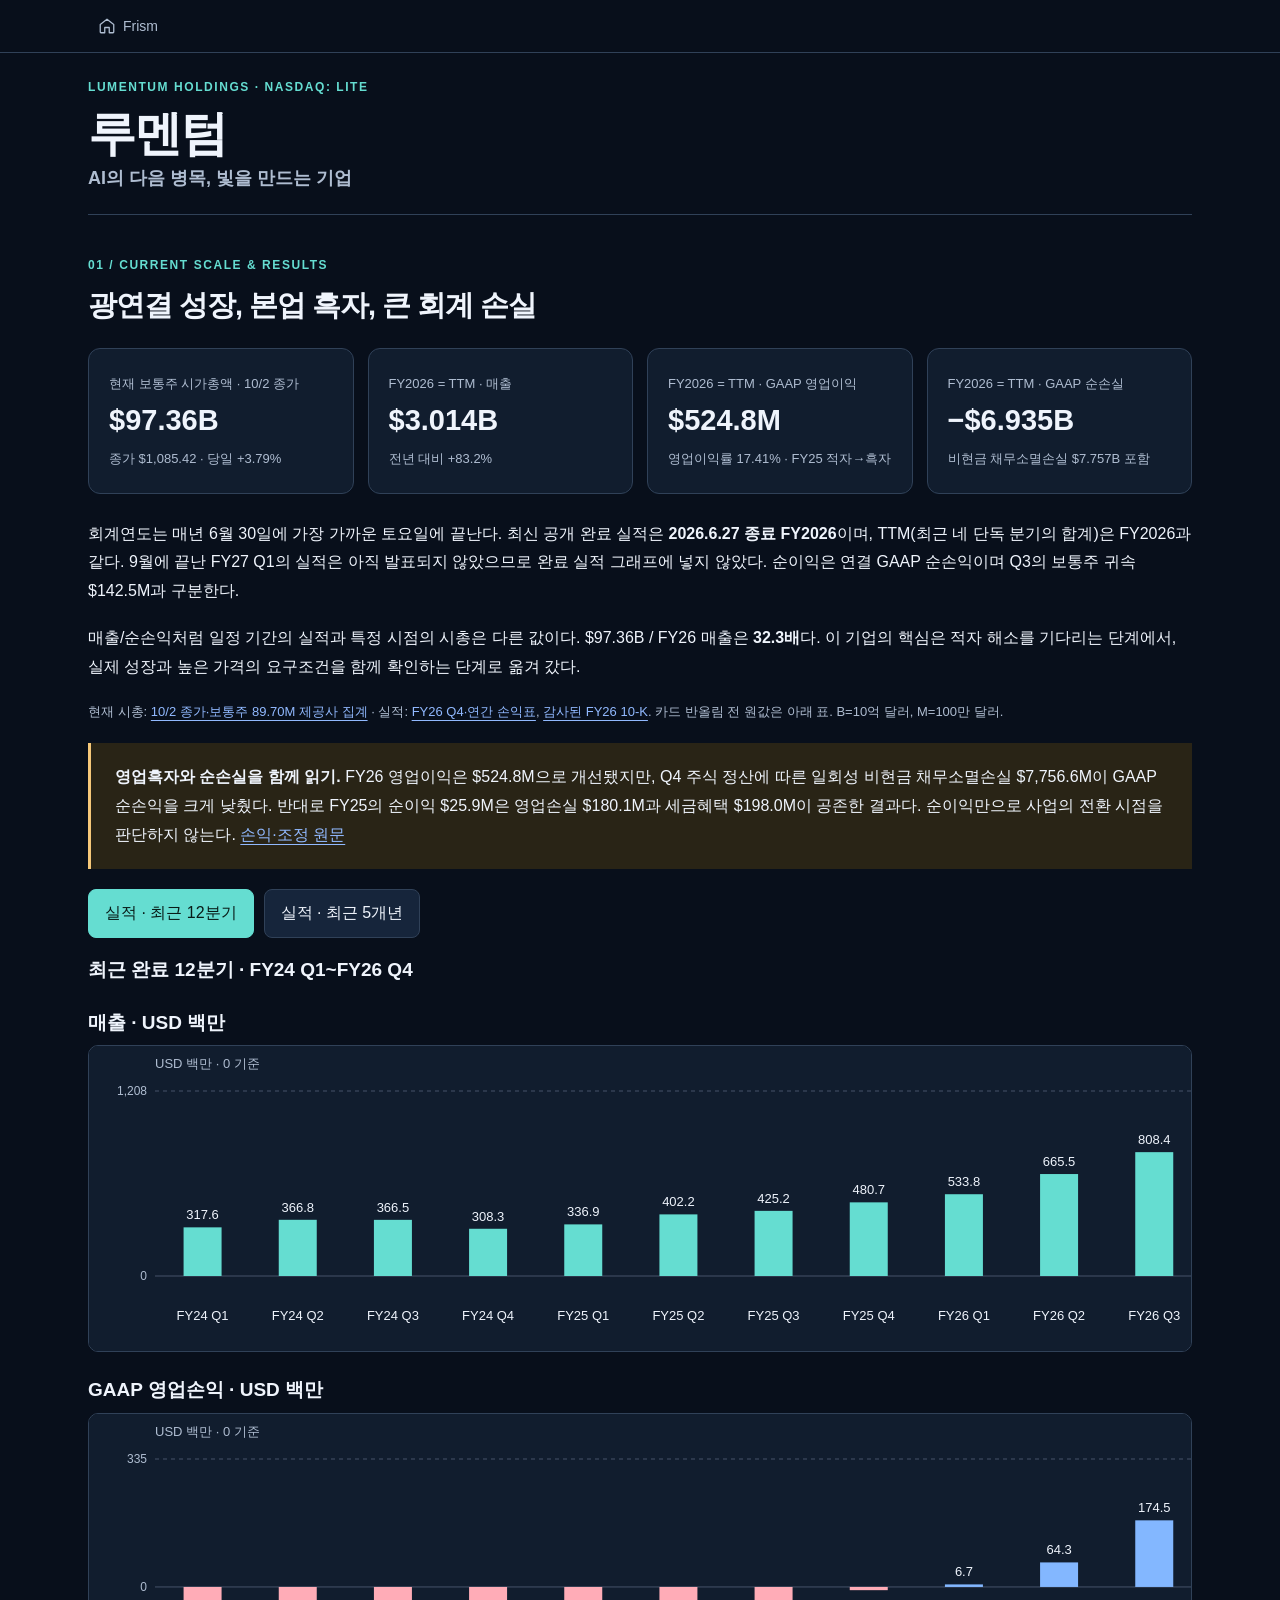
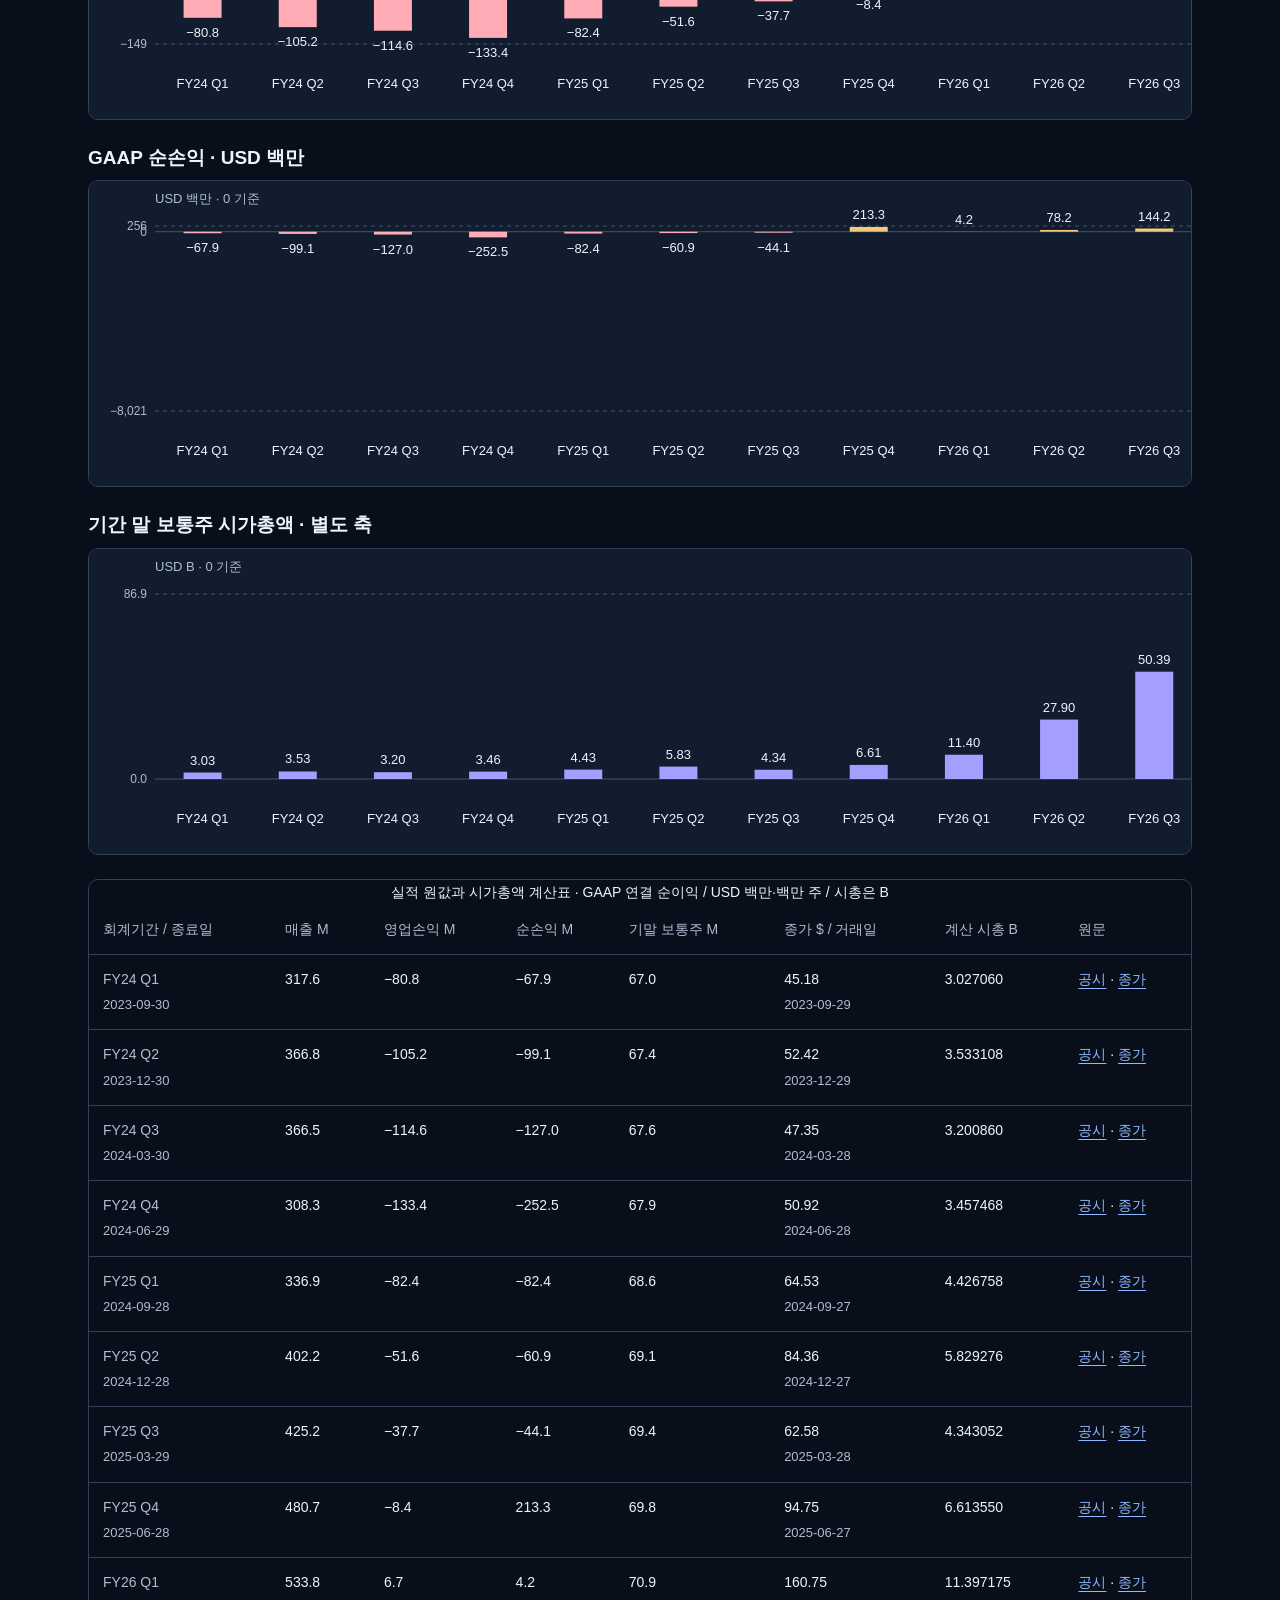
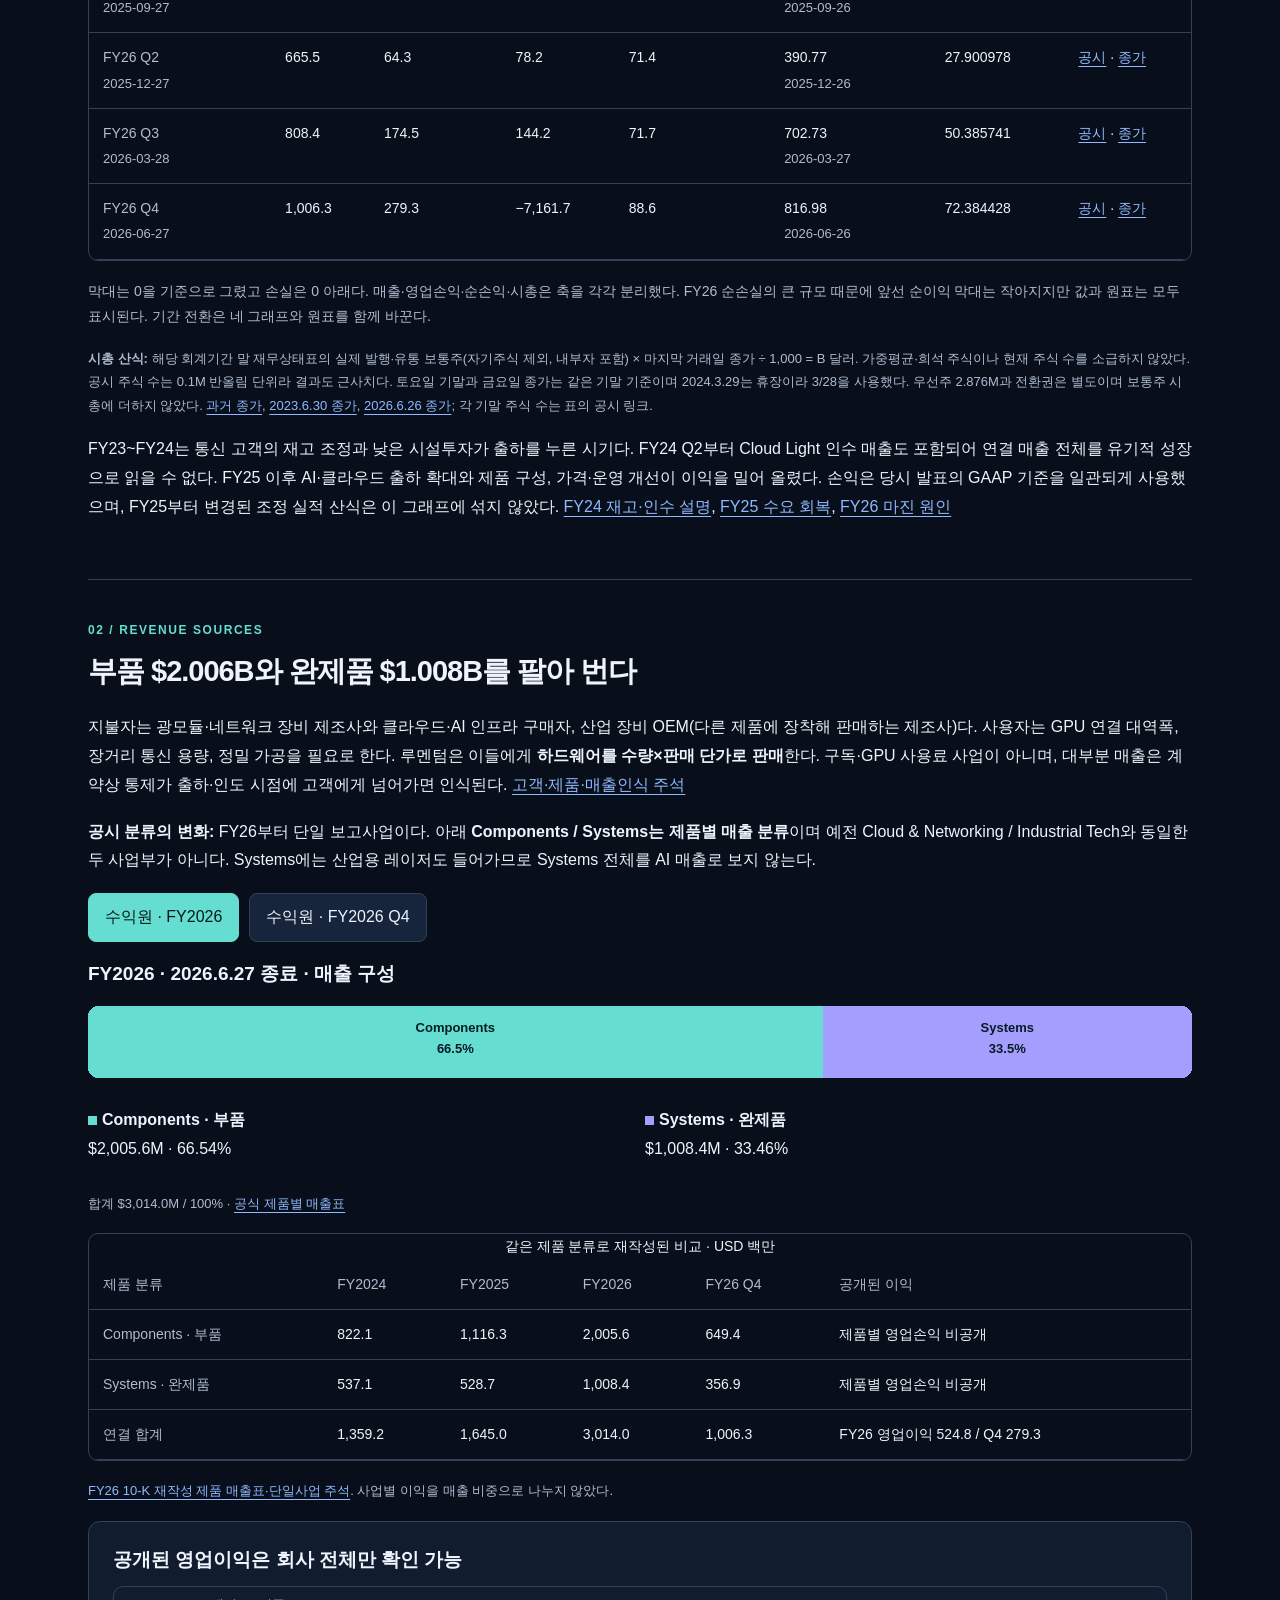
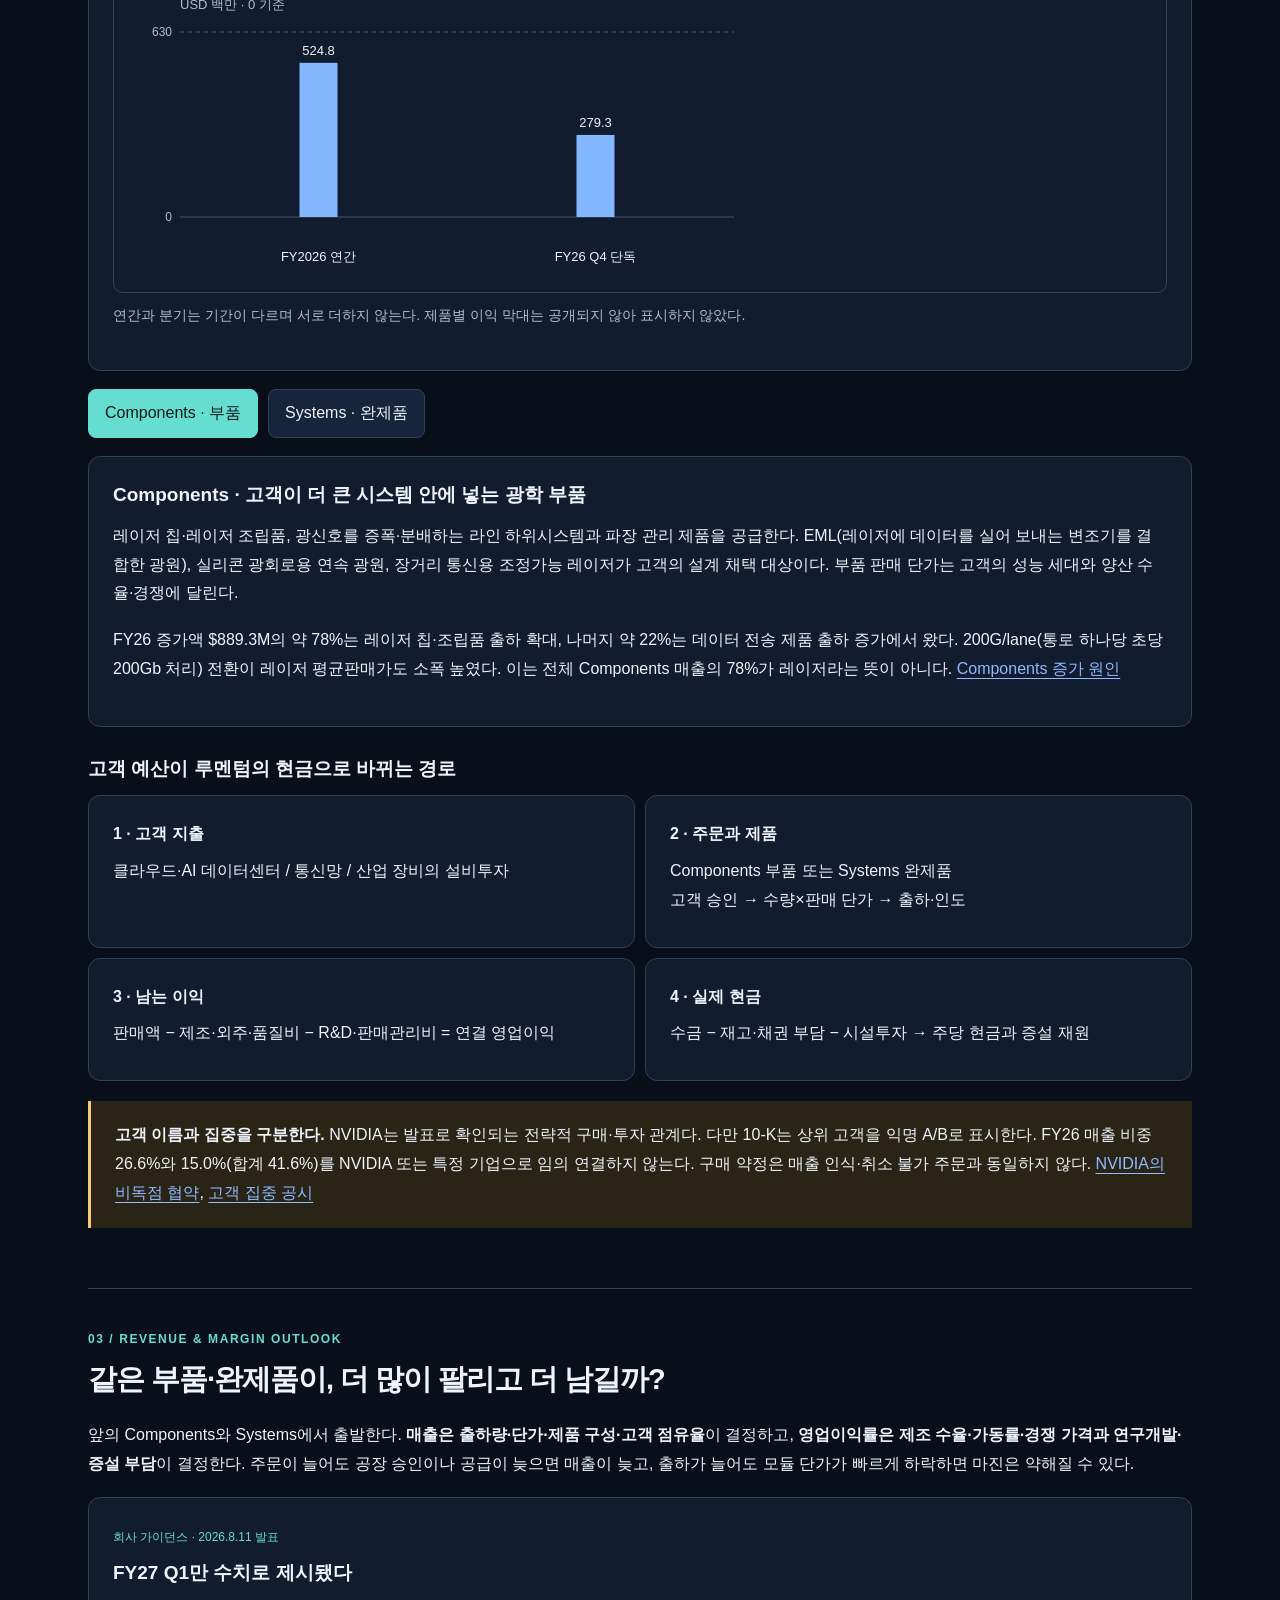
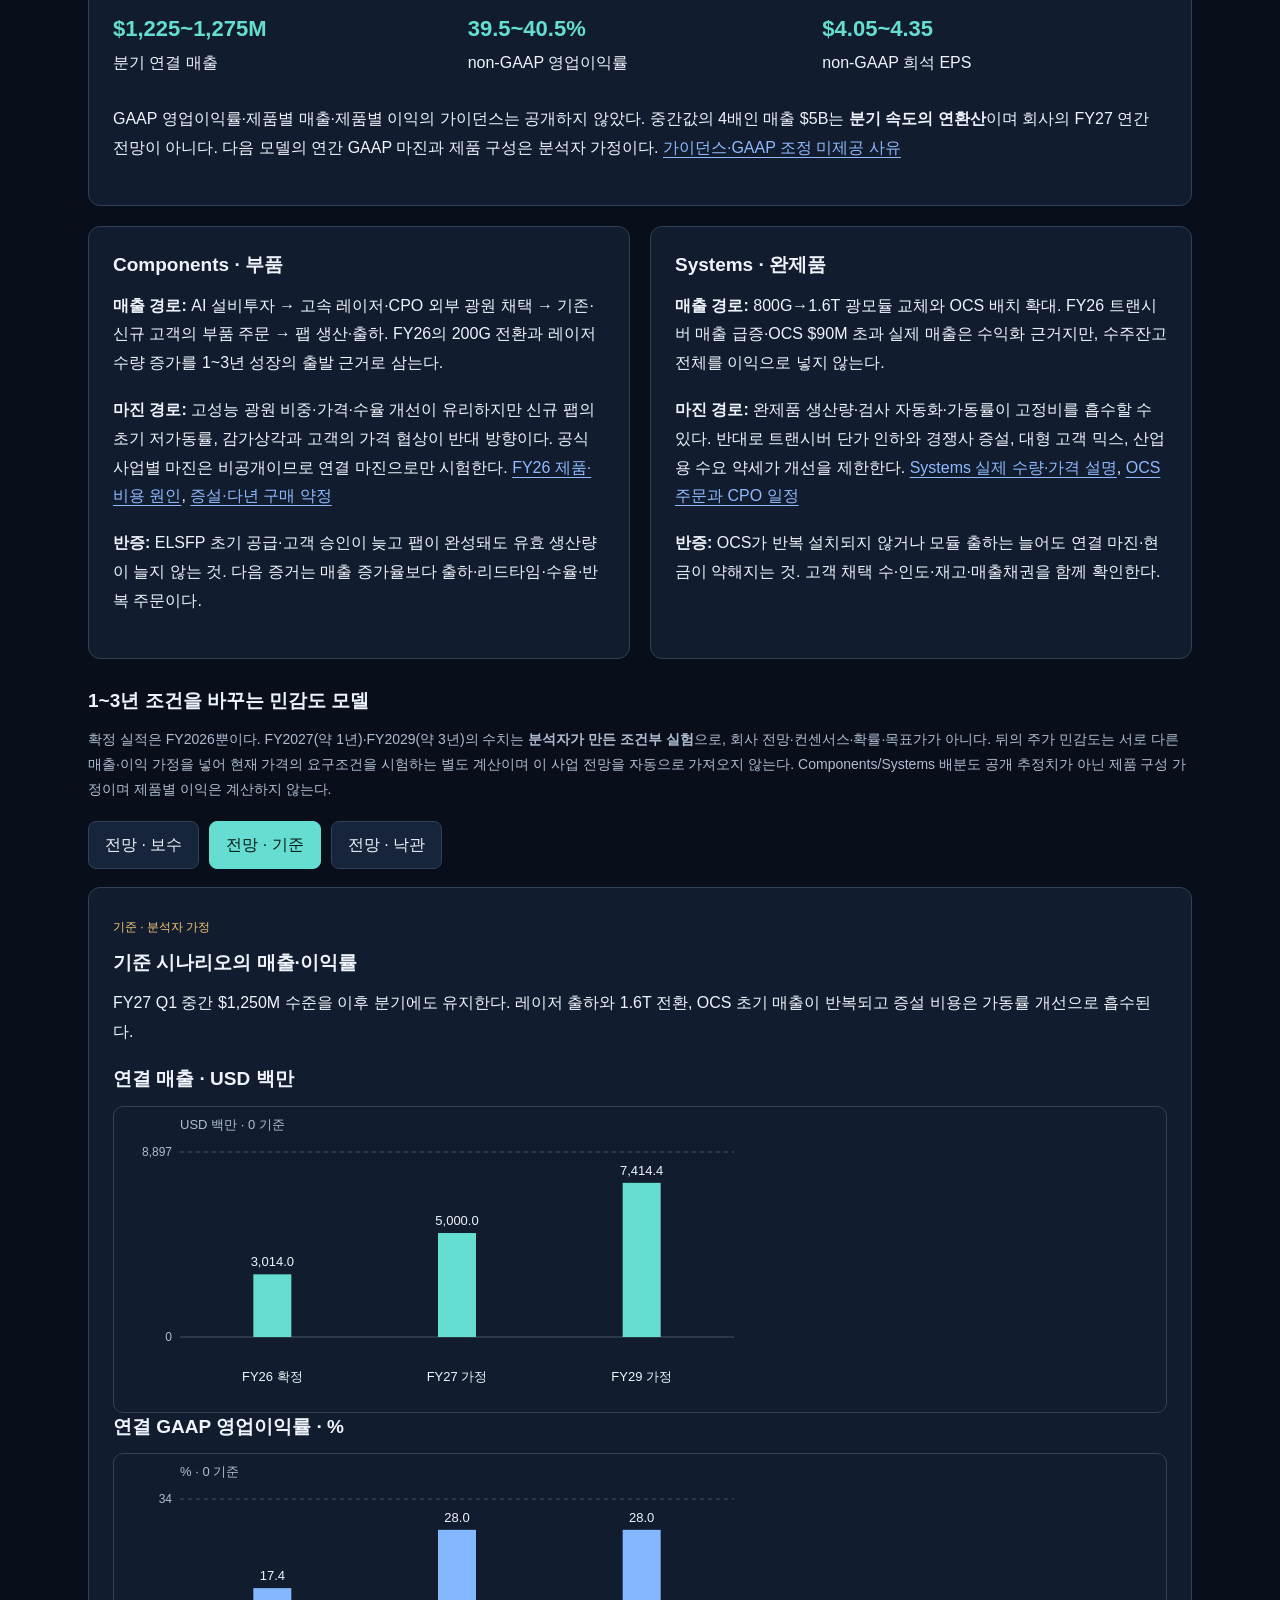
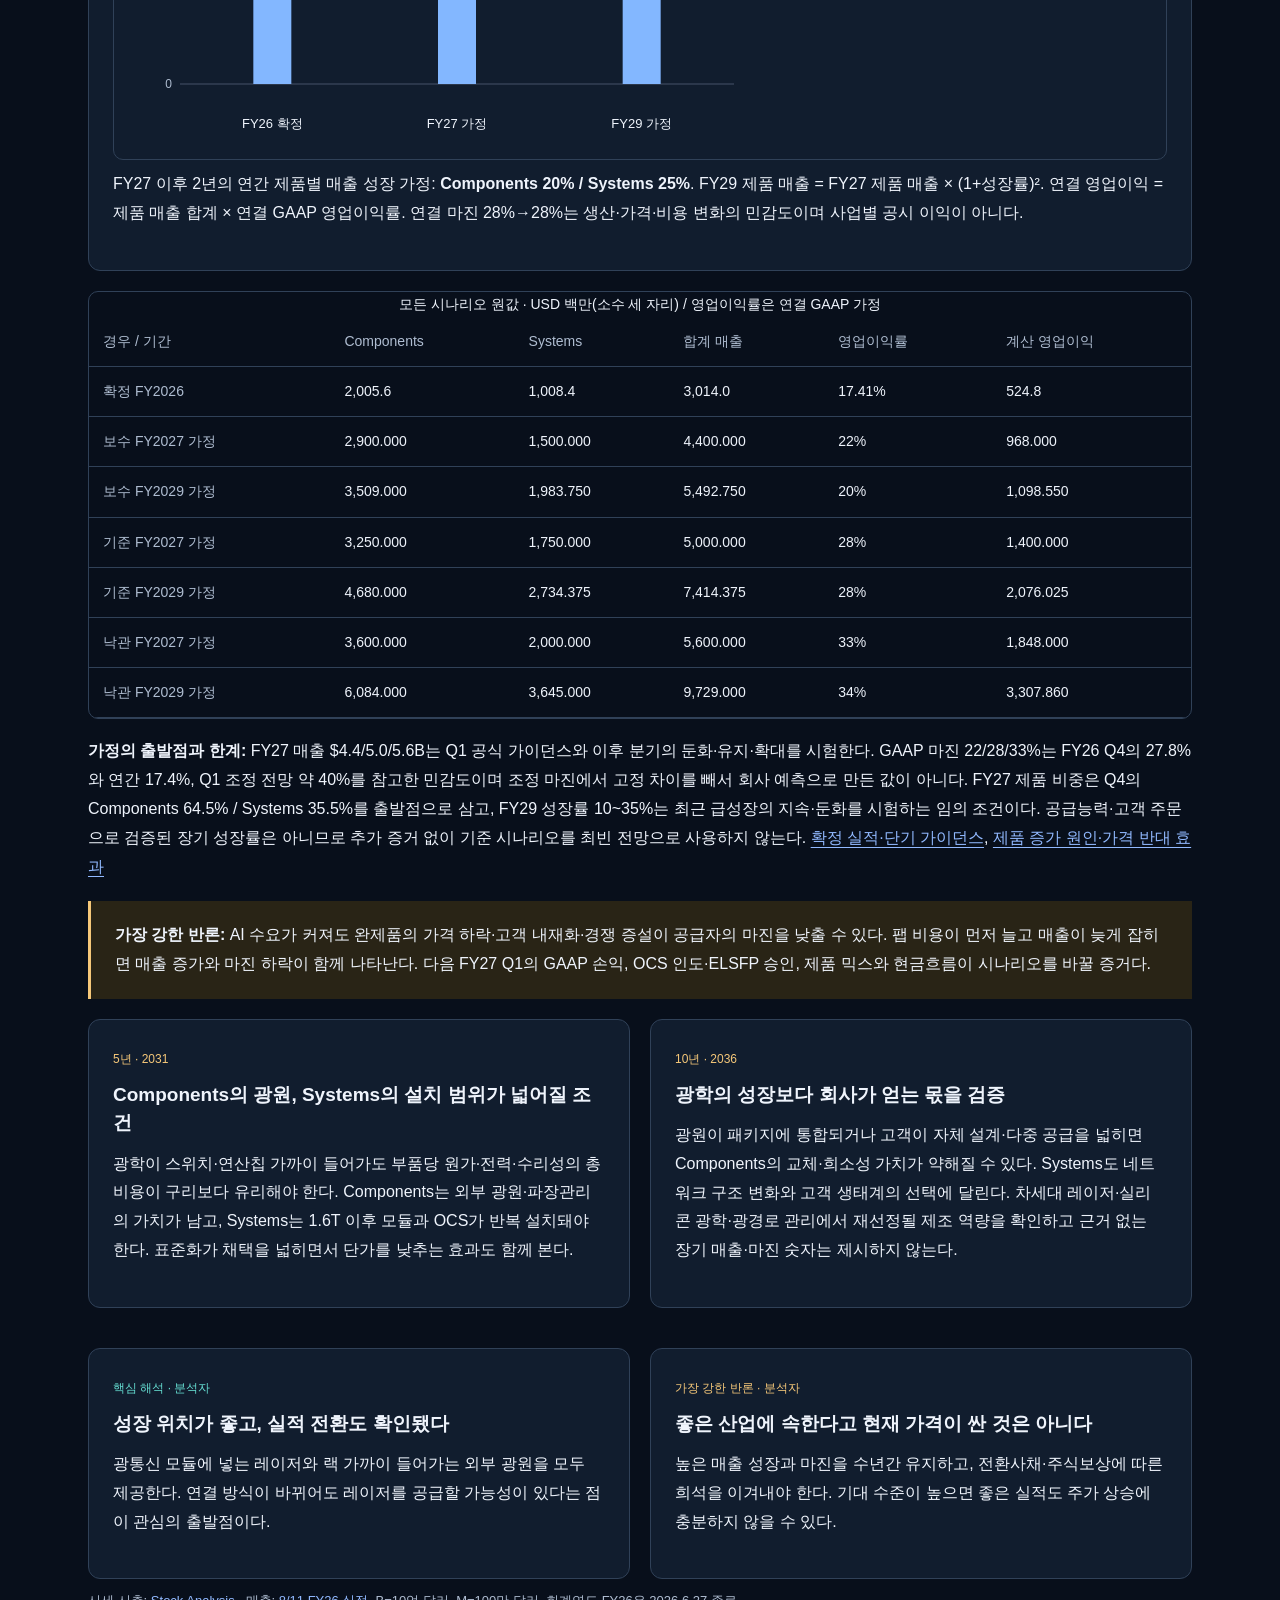
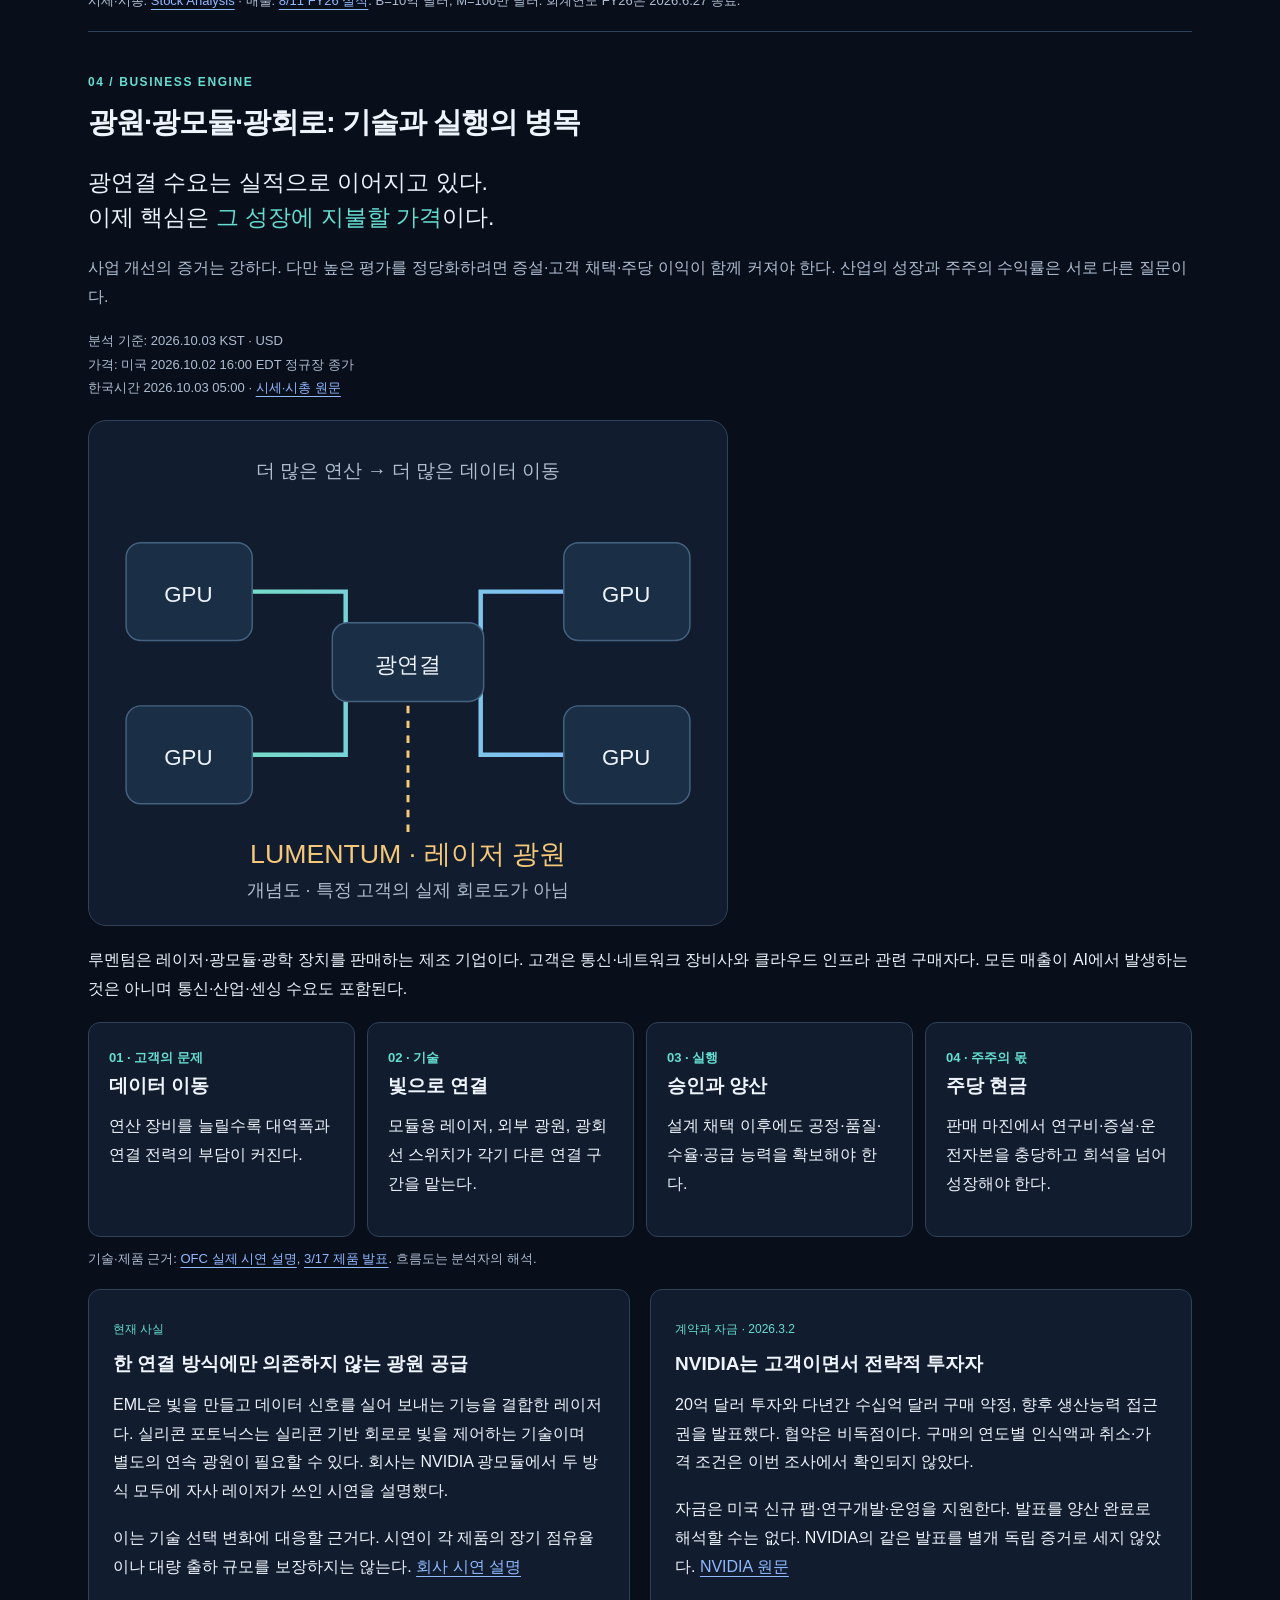
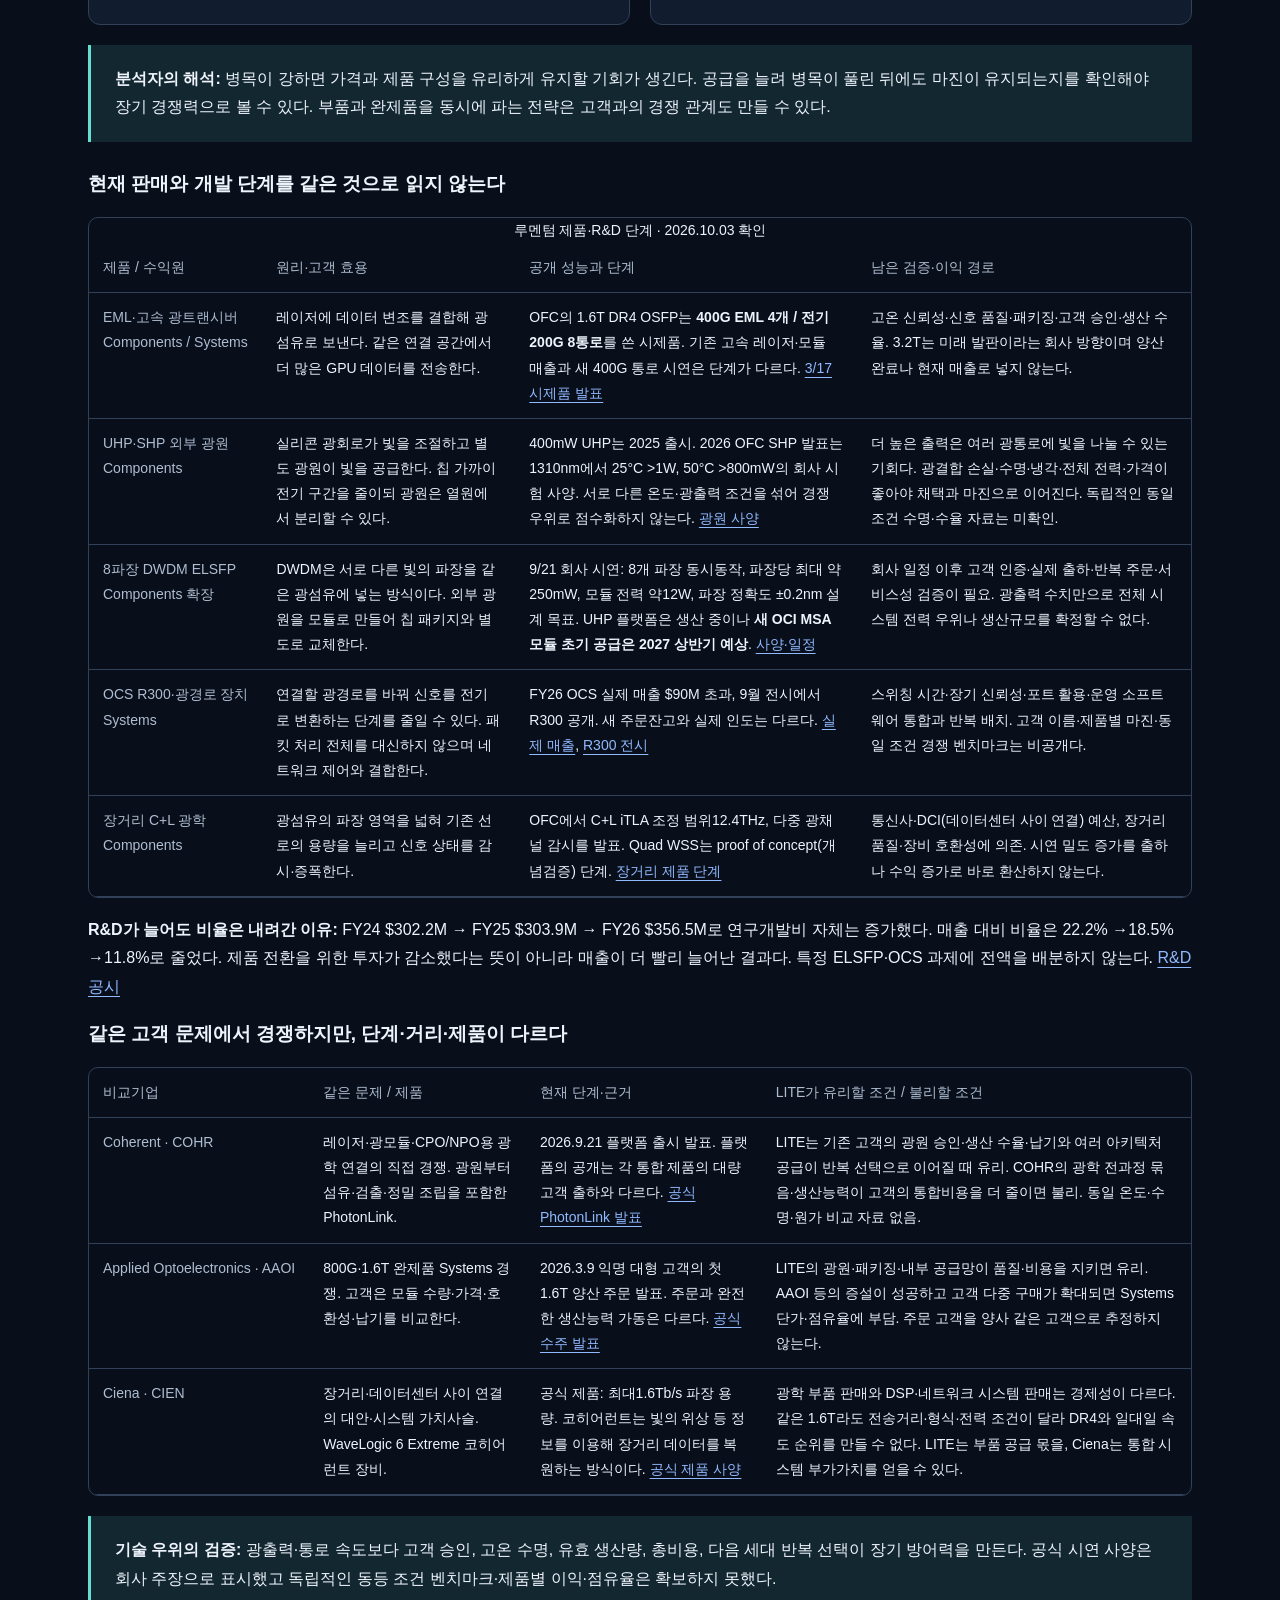
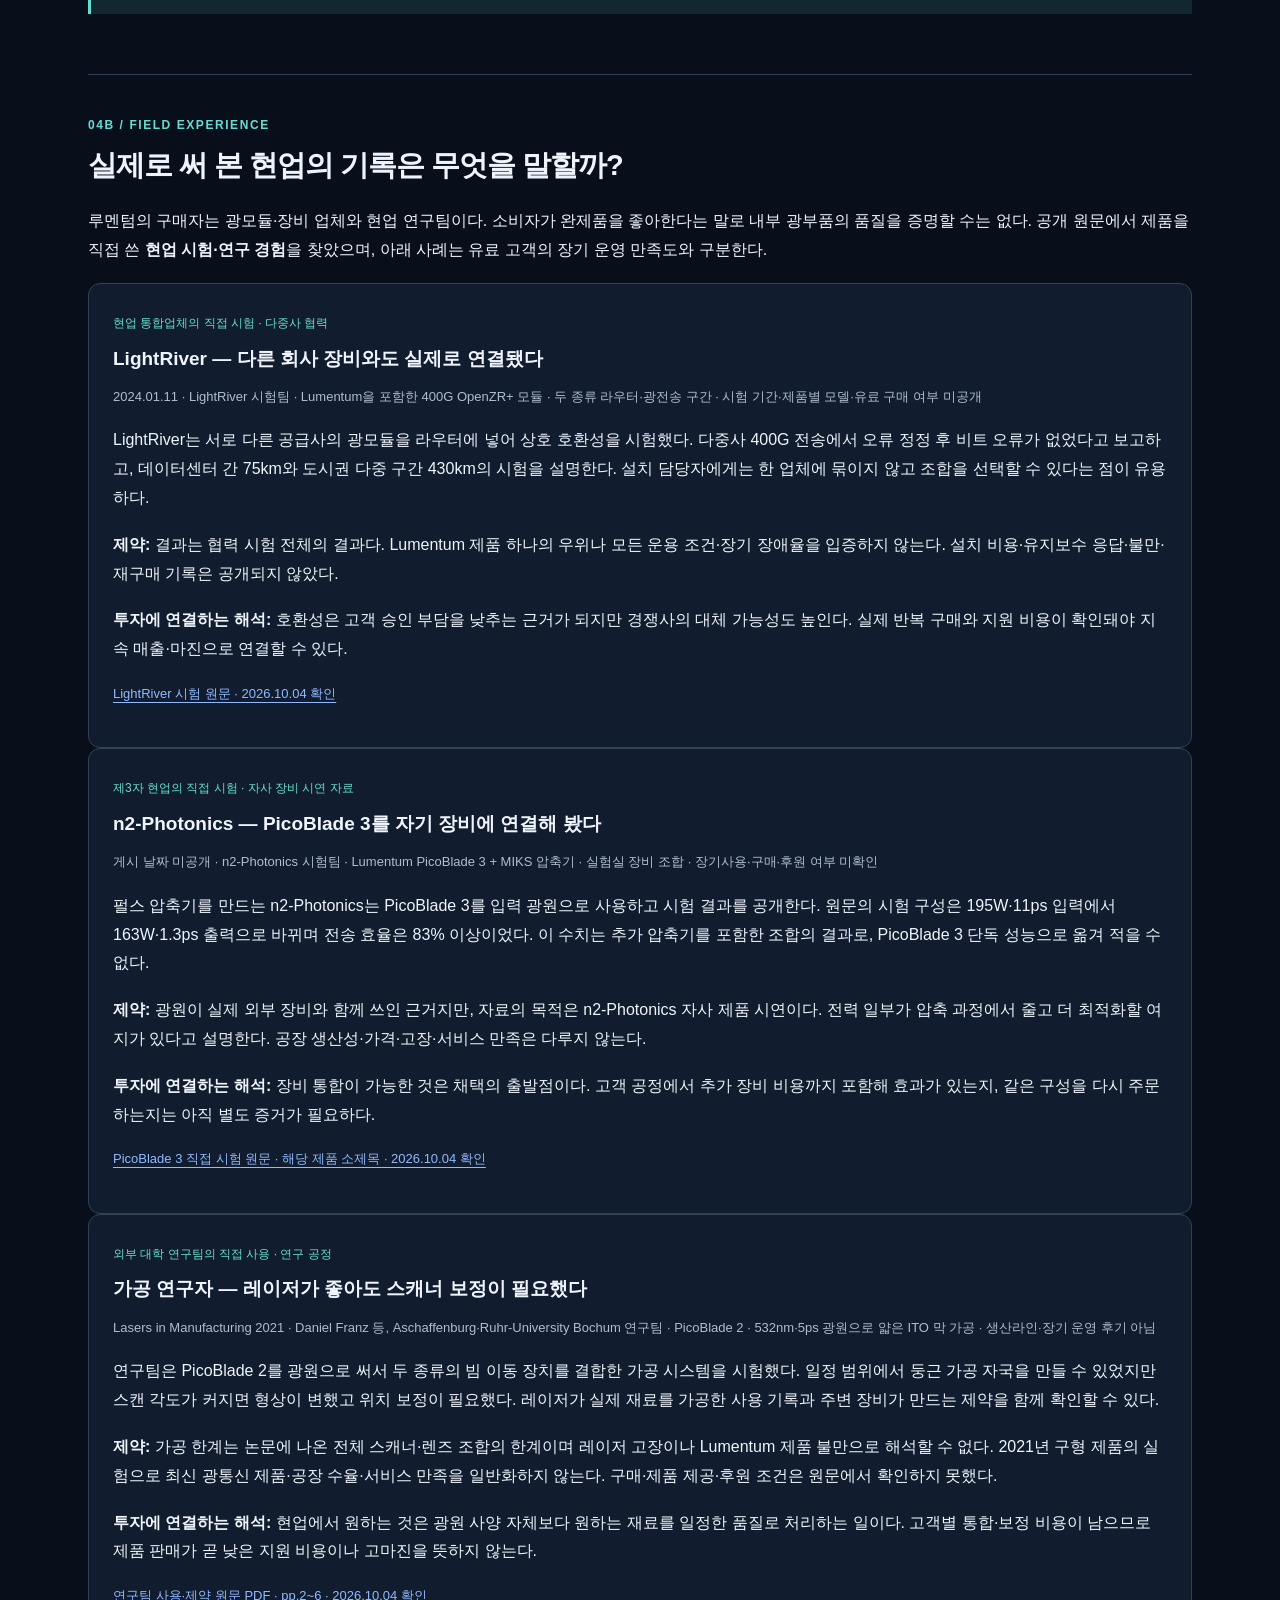
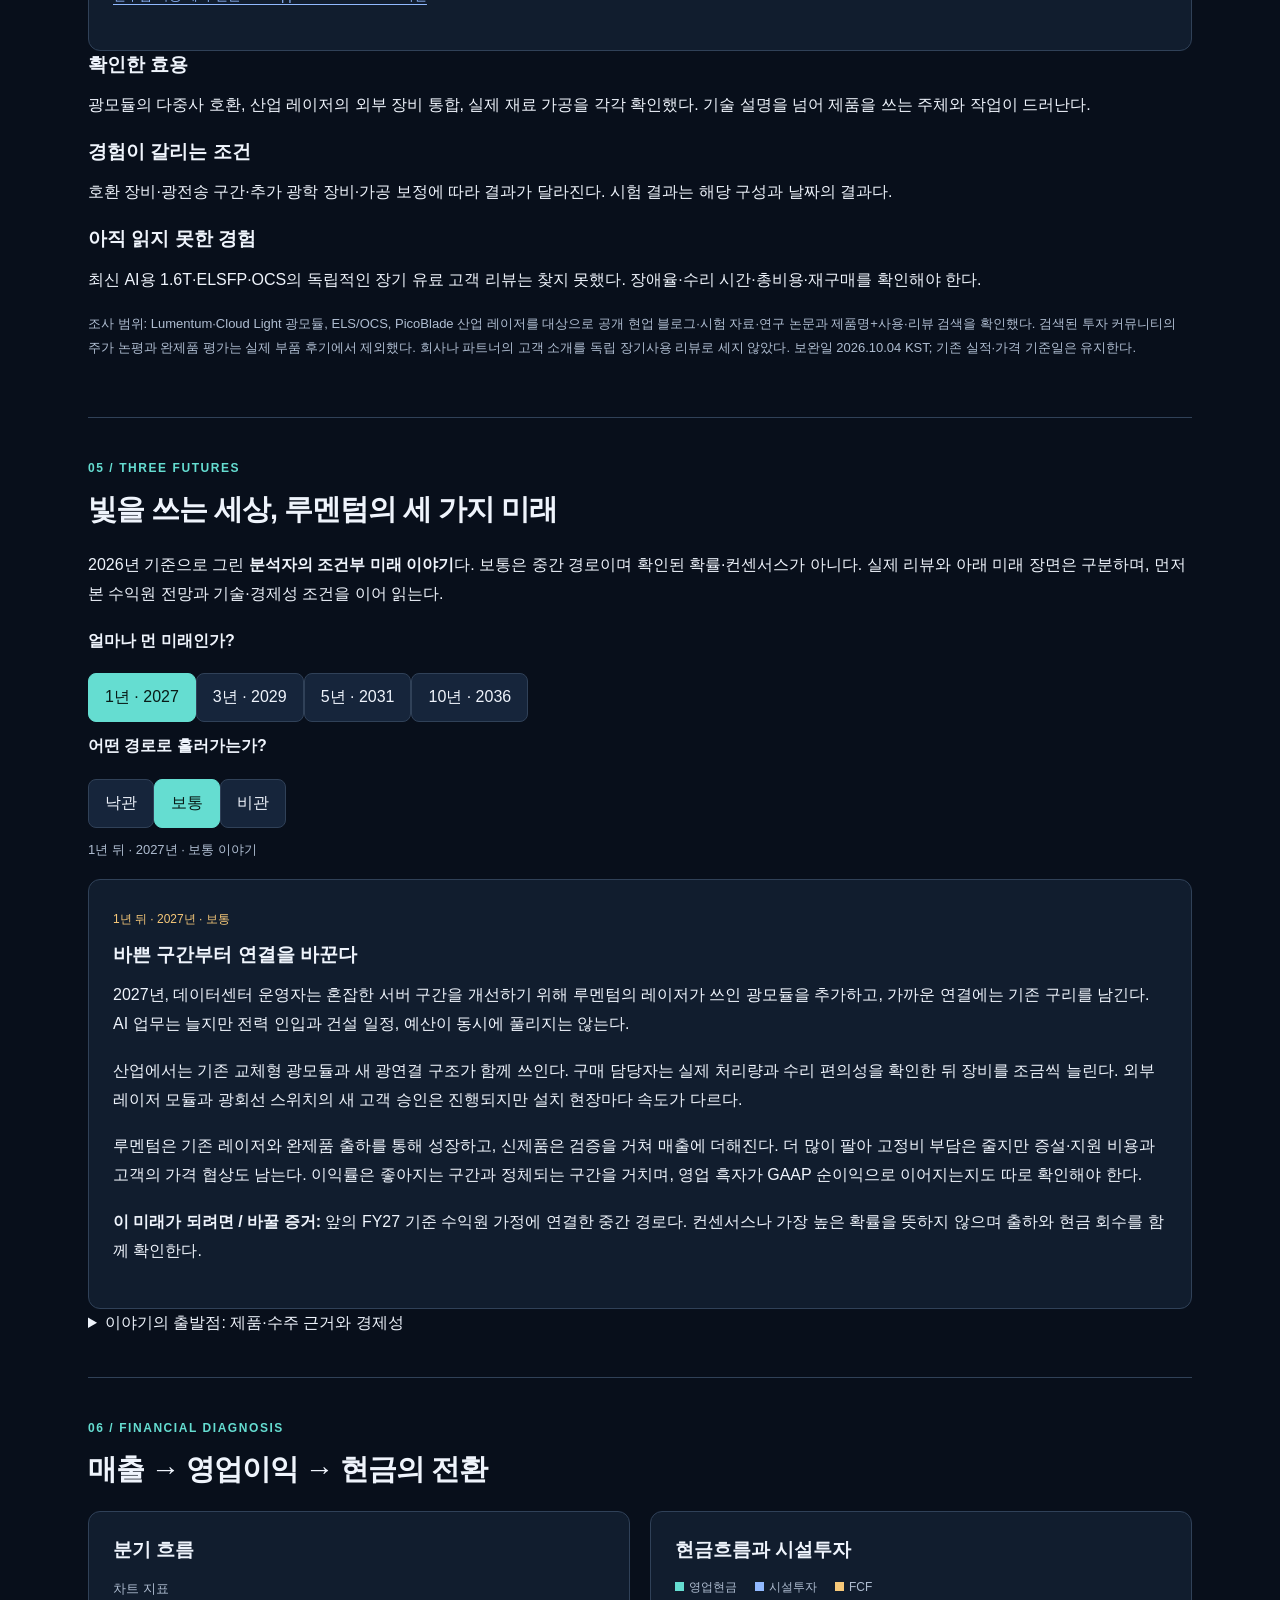
<file: reports/lumentum-LITE-2026-10-02.html>
<!DOCTYPE html>

<html lang="ko"><head><meta charset="utf-8"/><meta content="width=device-width,initial-scale=1" name="viewport"/><title>LITE · 루멘텀 기업분석 | 2026.10.03 | Frism</title>
<style>
:root{--bg:#080f1b;--panel:#111d2e;--ink:#eff4fc;--muted:#afbdd1;--line:#304158;--green:#72e2bf;--blue:#83b7ff;--amber:#f6c879;--red:#ffacb7}*{box-sizing:border-box}html{scroll-behavior:smooth;scroll-padding-top:64px}body{margin:0;background:var(--bg);color:var(--ink);font-family:-apple-system,BlinkMacSystemFont,"Apple SD Gothic Neo","Malgun Gothic",sans-serif;font-size:16px;line-height:1.8}a{color:var(--blue);text-underline-offset:4px}button,input,select,textarea{font:inherit}button,select{cursor:pointer}button{border:1px solid var(--line);background:#16253b;color:var(--ink);padding:9px 16px;min-height:44px;border-radius:8px;transition:background .18s}button:hover{background:#243b59}button[aria-pressed=true]{background:var(--green);color:#081b17;border-color:var(--green)}:focus-visible{outline:3px solid var(--blue);outline-offset:3px}.meta,small,.source{color:var(--muted);font-size:13px}.wrap{max-width:1160px;margin:auto;padding:0 28px}.hero{padding:56px 0 36px;display:grid;grid-template-columns:1.5fr 1fr;gap:36px;align-items:center}h1{font-size:clamp(40px,6vw,66px);line-height:1.05;letter-spacing:-.045em;margin:18px 0}h1 span{display:block;font-size:.45em;color:var(--muted);margin-top:16px;letter-spacing:0}h2{font-size:29px;line-height:1.35;letter-spacing:-.035em;margin:10px 0 22px}h3{font-size:19px;line-height:1.5;margin:0 0 12px}p{margin:10px 0 18px}.lead{font-size:23px;line-height:1.55;max-width:660px}.eyebrow{font-size:12px;letter-spacing:.13em;color:var(--green);font-weight:800}.hero-art{border:1px solid var(--line);border-radius:18px;overflow:hidden;background:var(--panel)}svg{display:block;width:100%;height:auto}svg text{font-family:inherit}.stats{display:grid;grid-template-columns:repeat(4,1fr);gap:14px;margin-bottom:26px}.stat{padding:20px;background:var(--panel);border:1px solid var(--line);border-radius:12px}.stat strong{display:block;font-size:29px;line-height:1.6;font-variant-numeric:tabular-nums}.stat span{font-size:13px;color:var(--muted)}section{padding:40px 0;border-top:1px solid var(--line);scroll-margin-top:70px}.grid{display:grid;grid-template-columns:1fr 1fr;gap:20px}.card{background:var(--panel);border:1px solid var(--line);border-radius:12px;padding:24px;min-width:0}.callout{border-left:3px solid var(--green);background:#122730;padding:20px 24px;margin:20px 0}.warn{border-color:var(--amber);background:#292416}.tag{display:inline-block;font-size:12px;color:var(--green);margin-bottom:10px}.tag.assumption{color:var(--amber)}.controls{display:flex;gap:10px;flex-wrap:wrap;margin:18px 0}.timeline{display:grid;grid-template-columns:repeat(4,1fr);gap:10px}.timeline button{padding:16px 8px;text-align:left}.timeline b{display:block;font-size:23px}.timeline small{color:inherit}.future-panel{display:none;margin-top:20px}.future-panel.active{display:block}.future-panel p{max-width:900px}.flow{display:grid;grid-template-columns:repeat(4,1fr);gap:12px}.flow .card{padding:20px}.flow b{color:var(--green);font-size:13px}table{width:100%;border-collapse:collapse;text-align:left;font-size:14px}th,td{padding:12px 14px;border-bottom:1px solid var(--line);vertical-align:top}th{color:var(--muted);font-weight:500;white-space:nowrap}td.number{font-variant-numeric:tabular-nums;white-space:nowrap}.table-scroll{overflow-x:auto;margin:18px 0;border:1px solid var(--line);border-radius:10px}.table-scroll table{min-width:640px}.chart{margin:12px 0}.chart-note{font-size:14px;color:var(--muted)}.bar-row{display:grid;grid-template-columns:60px 1fr 76px;align-items:center;gap:12px;margin:14px 0;font-size:14px}.bar-track{height:18px;background:#253348;border-radius:4px;overflow:hidden}.bar-fill{height:100%;background:var(--green)}.bar-val{text-align:right;font-variant-numeric:tabular-nums}.fields{display:grid;grid-template-columns:repeat(2,1fr);gap:14px}label.field{display:flex;flex-direction:column;gap:5px;font-size:13px;color:var(--muted)}input[type=number],select,textarea{width:100%;color:var(--ink);background:#0a1525;border:1px solid var(--line);border-radius:7px;padding:10px;min-height:44px}input[type=checkbox]{width:20px;height:20px;accent-color:var(--green);flex-shrink:0}textarea{resize:vertical;min-height:100px}.result{padding:24px;border:1px solid var(--green);border-radius:12px;background:#102630}.result strong{font-size:39px;display:block;line-height:1.5}.result .big{font-size:24px;color:var(--green)}.error{color:var(--red);font-size:14px}.theses{display:grid;grid-template-columns:1fr 1fr;gap:16px}.thesis{border:1px solid var(--line);border-radius:12px;padding:22px;background:var(--panel)}.thesis:has(input:checked){border-color:var(--green)}.thesis label{display:flex;align-items:flex-start;gap:12px;font-weight:700;cursor:pointer}.thesis p{font-size:14px;margin:12px 0}.thesis strong{color:var(--amber);font-weight:600}.summary-box{margin-top:22px}.summary-box textarea{min-height:140px}.sources li{padding:7px 0;color:var(--muted);font-size:14px}.sources{padding-left:22px}.reading{color:var(--muted)}footer{padding:30px 0;color:var(--muted);font-size:13px}.cash-key{display:flex;gap:18px;flex-wrap:wrap;font-size:12px;color:var(--muted)}.dot{display:inline-block;width:9px;height:9px;margin-right:5px;background:var(--green)}.dot.blue{background:var(--blue)}.dot.amber{background:var(--amber)}.print-only{display:none}
@media(max-width:700px){.wrap{padding:0 18px}.hero{grid-template-columns:1fr;padding-top:34px;gap:18px}.hero-art{max-width:440px}.lead{font-size:21px}.stats{grid-template-columns:1fr 1fr;gap:10px}.stat{padding:14px}.stat strong{font-size:25px}.grid,.theses,.flow{grid-template-columns:1fr}.timeline{grid-template-columns:1fr 1fr}.card{padding:20px}h2{font-size:25px}.fields{grid-template-columns:1fr 1fr}section{padding:30px 0}.bar-row{grid-template-columns:48px 1fr 68px;gap:8px}}
@media(max-width:700px){table[aria-label="연간 현금흐름 수치"] th,table[aria-label="연간 현금흐름 수치"] td{padding:8px 5px;font-size:12px}}
@media(max-width:350px){.fields{grid-template-columns:1fr}.stat strong{font-size:22px}.wrap{padding:0 14px}}
@media(prefers-reduced-motion:reduce){html{scroll-behavior:auto}button{transition:none}}
@media print{.summary-box textarea,.summary-box label{display:none}body{background:white;color:#111;font-size:10pt;line-height:1.55}.site-header,.controls,.timeline,.fields,.no-print{display:none}.wrap{max-width:none;padding:0}.hero{padding-top:12px}.hero-art{display:none}.hero{display:block}h1{font-size:32pt}h2{font-size:19pt}section{padding:16px 0;break-inside:auto}.card,.stat,.thesis,.result,.callout{background:white;color:#111;border-color:#bbb}.future-panel{display:block!important}.print-only{display:block}.grid,.theses{grid-template-columns:1fr 1fr}.table-scroll{overflow:visible}table{font-size:9pt}.table-scroll table{min-width:0}th,td{padding:6px;color:#222}a,.eyebrow,.tag,.tag.assumption,.reading,.meta,small,.source,.chart-note{color:#333}.chart{max-width:650px}.sources a{overflow-wrap:anywhere}.card,.thesis{break-inside:avoid}.stats{gap:8px}.stat strong{font-size:18pt}.result strong,.result .big{color:#111}textarea{background:white;color:#111}.bar-track{background:#eee}.bar-fill{background:#555}svg text{fill:#222!important}.sources{font-size:9pt}}
</style><link href="../assets/site.css?v=2" rel="stylesheet"/>
<meta content="#080f1b" name="theme-color"/>
<meta content="yes" name="apple-mobile-web-app-capable"/>
<meta content="Frism" name="apple-mobile-web-app-title"/>
<link href="../assets/icons/apple-touch-icon.png" rel="apple-touch-icon" sizes="180x180"/>
<link href="../assets/icons/favicon-32.png" rel="icon" sizes="32x32" type="image/png"/>
<link href="../assets/icons/favicon-16.png" rel="icon" sizes="16x16" type="image/png"/>
<link href="../site.webmanifest" rel="manifest"/>
<style>
/* LITE opening analysis: fixed-pixel labels inside local chart scrolling. */
:root{--green:#65ddd1;--blue:#91b9ff}.hero{display:block;padding:24px 0 18px}.hero h1{font-size:clamp(36px,5vw,48px);margin:10px 0 8px}.hero h1 span{font-size:18px;margin-top:10px}.lite-business-intro .hero-art{max-width:640px;margin:20px 0}.history-panel,.mix-panel,.lite-outlook-panel{min-width:0}.chart-block{margin:24px 0}.chart-block h3{margin-bottom:8px}.lite-chart-scroll{max-width:100%;overflow-x:auto;border:1px solid var(--line);border-radius:10px;background:var(--panel);overscroll-behavior-x:contain}.lite-chart-scroll svg{display:block;width:auto;max-width:none;height:auto;flex-shrink:0}.lite-mix{display:flex;min-height:72px;overflow:hidden;border-radius:10px;margin:18px 0;color:#071c25;font-size:13px;font-weight:700;line-height:1.6}.lite-mix>div{padding:12px 6px;text-align:center}.lite-mix-values,.lite-guidance{display:grid;grid-template-columns:1fr;gap:10px}.lite-guidance b{color:var(--green);font-size:22px}.lite-moneyflow{display:grid;grid-template-columns:1fr;gap:10px}.lite-moneyflow p{margin:8px 0}.lite-flow-arrow{text-align:center;color:var(--green);font-size:22px}.lite-tech-extra{margin-top:28px}.lite-outlook-panel{margin-bottom:20px}main{min-width:0}p,li,td{overflow-wrap:anywhere}.history-panel[hidden],.mix-panel[hidden],article[hidden]{display:none}.history-panel table th,.history-panel table td{font-variant-numeric:tabular-nums}
@media(min-width:700px){.lite-mix-values{grid-template-columns:1fr 1fr}.lite-guidance{grid-template-columns:repeat(3,1fr)}.lite-moneyflow{grid-template-columns:1fr 1fr}.lite-flow-arrow{display:none}}
@media print{.history-panel[hidden],.mix-panel[hidden],article[hidden],.future-panel{display:block!important}.lite-chart-scroll,.table-scroll{overflow:visible!important;max-width:100%!important}.lite-chart-scroll svg{width:100%!important;min-width:0!important;max-width:100%!important}.chart-block{break-inside:avoid}.lite-chart-scroll{background:#fff}.lite-chart-scroll text{fill:#111}.lite-mix{print-color-adjust:exact;-webkit-print-color-adjust:exact}.history-panel,.mix-panel,.lite-outlook-panel{margin-bottom:24px}.lite-moneyflow{display:block}.lite-moneyflow .card{margin-bottom:10px}table{font-size:8pt}.table-scroll table{min-width:0!important}th,td{padding:5px 6px;white-space:normal!important}.lite-guidance{display:block}.lite-mix-values{display:block}}
</style><style data-future-reviews="2026-10-04">
.frism-report .future-controls,.frism-report .review-patterns{display:grid;grid-template-columns:minmax(0,1fr);gap:14px;min-width:0}
.frism-report .future-controls .buttons{display:flex;flex-wrap:wrap;gap:8px;margin:8px 0 12px}.frism-report .future-controls button{min-height:44px}.frism-report .future-controls p{margin:0}
.frism-report .future-story,.frism-report .review-card{max-width:850px;min-width:0;margin:16px 0}.frism-report .future-story[hidden]{display:none}.frism-report .future-story p{line-height:1.9;margin:16px 0 22px}.frism-report .future-story h3{margin:16px 0 20px}
.frism-report .story-condition{border-top:1px solid var(--line);padding-top:4px}.frism-report .story-condition p{font-size:14px;color:var(--muted);line-height:1.8;margin-bottom:0}
.frism-report .review-card .source{font-size:13px}.frism-report .review-patterns>div{background:var(--panel);border:1px solid var(--line);border-radius:10px;padding:18px;min-width:0}.frism-report .future-evidence article{margin-top:16px}
@media(min-width:701px){.frism-report .future-controls{grid-template-columns:repeat(2,minmax(0,1fr))}.frism-report .review-patterns{grid-template-columns:repeat(3,minmax(0,1fr))}}
@media print{.frism-report .future-controls,#future-selection{display:none!important}.frism-report .future-story,.frism-report .future-story[hidden]{display:block!important;max-width:none;break-inside:auto}.frism-report .review-card{max-width:none;break-inside:auto}.frism-report .future-evidence,.frism-report .future-evidence>*{display:block!important}.frism-report .future-story h3{break-after:avoid}.frism-report .review-patterns{display:block}}
</style></head><body>
<header class="site-header">
<div class="site-header-inner">
<a class="home-link" href="../index.html">
<svg aria-hidden="true" fill="none" height="18" stroke="currentColor" stroke-linecap="round" stroke-linejoin="round" stroke-width="1.7" viewbox="0 0 24 24" width="18"><path d="m3 10 9-7 9 7v10a1 1 0 0 1-1 1h-5v-7H9v7H4a1 1 0 0 1-1-1Z"></path></svg>
<span>Frism</span>
</a>
</div>
</header>
<main class="wrap">
<div class="hero" id="overview"><div><div class="eyebrow">LUMENTUM HOLDINGS · NASDAQ: LITE</div><h1>루멘텀<span>AI의 다음 병목, 빛을 만드는 기업</span></h1></div>
</div><section id="scale"><div class="eyebrow">01 / CURRENT SCALE &amp; RESULTS</div><h2>광연결 성장, 본업 흑자, 큰 회계 손실</h2><div class="stats"><div class="stat"><span>현재 보통주 시가총액 · 10/2 종가</span><strong>$97.36B</strong><span>종가 $1,085.42 · 당일 +3.79%</span></div><div class="stat"><span>FY2026 = TTM · 매출</span><strong>$3.014B</strong><span>전년 대비 +83.2%</span></div><div class="stat"><span>FY2026 = TTM · GAAP 영업이익</span><strong>$524.8M</strong><span>영업이익률 17.41% · FY25 적자→흑자</span></div><div class="stat"><span>FY2026 = TTM · GAAP 순손실</span><strong>−$6.935B</strong><span>비현금 채무소멸손실 $7.757B 포함</span></div></div><p>회계연도는 매년 6월 30일에 가장 가까운 토요일에 끝난다. 최신 공개 완료 실적은 <b>2026.6.27 종료 FY2026</b>이며, TTM(최근 네 단독 분기의 합계)은 FY2026과 같다. 9월에 끝난 FY27 Q1의 실적은 아직 발표되지 않았으므로 완료 실적 그래프에 넣지 않았다. 순이익은 연결 GAAP 순손익이며 Q3의 보통주 귀속 $142.5M과 구분한다.</p><p>매출/순손익처럼 일정 기간의 실적과 특정 시점의 시총은 다른 값이다. $97.36B / FY26 매출은 <b>32.3배</b>다. 이 기업의 핵심은 적자 해소를 기다리는 단계에서, 실제 성장과 높은 가격의 요구조건을 함께 확인하는 단계로 옮겨 갔다.</p><p class="source">현재 시총: <a href="https://stockanalysis.com/stocks/lite/">10/2 종가·보통주 89.70M 제공사 집계</a> · 실적: <a href="https://investor.lumentum.com/financial-news-releases/news-details/2026/Lumentum-Announces-Fourth-Quarter-and-Full-Fiscal-Year-2026-Results/default.aspx">FY26 Q4·연간 손익표</a>, <a href="https://www.sec.gov/Archives/edgar/data/1633978/000162828026057358/lite-20260627.htm">감사된 FY26 10-K</a>. 카드 반올림 전 원값은 아래 표. B=10억 달러, M=100만 달러.</p><div class="callout warn"><b>영업흑자와 순손실을 함께 읽기.</b> FY26 영업이익은 $524.8M으로 개선됐지만, Q4 주식 정산에 따른 일회성 비현금 채무소멸손실 $7,756.6M이 GAAP 순손익을 크게 낮췄다. 반대로 FY25의 순이익 $25.9M은 영업손실 $180.1M과 세금혜택 $198.0M이 공존한 결과다. 순이익만으로 사업의 전환 시점을 판단하지 않는다. <a href="https://investor.lumentum.com/financial-news-releases/news-details/2026/Lumentum-Announces-Fourth-Quarter-and-Full-Fiscal-Year-2026-Results/default.aspx">손익·조정 원문</a></div><div aria-label="실적 및 기간말 시가총액 기간" class="controls" role="group"><button aria-pressed="true" data-history-switch="quarter" type="button">실적 · 최근 12분기</button><button aria-pressed="false" data-history-switch="annual" type="button">실적 · 최근 5개년</button></div><div class="history-panel" data-history-view="quarter"><h3>최근 완료 12분기 · FY24 Q1~FY26 Q4</h3><div class="chart-block"><h3>매출 · USD 백만</h3><div aria-label="최근 완료 12분기 · FY24 Q1~FY26 Q4 매출 막대그래프 가로 스크롤" class="lite-chart-scroll" tabindex="0"><svg aria-label="최근 완료 12분기 · FY24 Q1~FY26 Q4 매출 · USD 백만" height="305" role="img" viewbox="0 0 1228 305" width="1228"><title>최근 완료 12분기 · FY24 Q1~FY26 Q4 매출 · USD 백만</title><text fill="#afbdd1" font-size="13" x="66" y="22">USD 백만 · 0 기준</text><line stroke="#465369" stroke-dasharray="0" x1="66" x2="1208" y1="230.00" y2="230.00"></line><text fill="#afbdd1" font-size="12" text-anchor="end" x="58" y="234.00">0</text><line stroke="#465369" stroke-dasharray="4" x1="66" x2="1208" y1="45.00" y2="45.00"></line><text fill="#afbdd1" font-size="12" text-anchor="end" x="58" y="49.00">1,208</text><rect fill="#65ddd1" height="48.657" width="38" x="94.58" y="181.343"><title>FY24 Q1: 317.6 USD 백만</title></rect><text fill="#eff4fc" font-size="13" text-anchor="middle" x="113.58" y="173.34">317.6</text><text fill="#eff4fc" font-size="13" text-anchor="middle" x="113.58" y="274">FY24 Q1</text><rect fill="#65ddd1" height="56.194" width="38" x="189.75" y="173.806"><title>FY24 Q2: 366.8 USD 백만</title></rect><text fill="#eff4fc" font-size="13" text-anchor="middle" x="208.75" y="165.81">366.8</text><text fill="#eff4fc" font-size="13" text-anchor="middle" x="208.75" y="274">FY24 Q2</text><rect fill="#65ddd1" height="56.148" width="38" x="284.92" y="173.852"><title>FY24 Q3: 366.5 USD 백만</title></rect><text fill="#eff4fc" font-size="13" text-anchor="middle" x="303.92" y="165.85">366.5</text><text fill="#eff4fc" font-size="13" text-anchor="middle" x="303.92" y="274">FY24 Q3</text><rect fill="#65ddd1" height="47.232" width="38" x="380.08" y="182.768"><title>FY24 Q4: 308.3 USD 백만</title></rect><text fill="#eff4fc" font-size="13" text-anchor="middle" x="399.08" y="174.77">308.3</text><text fill="#eff4fc" font-size="13" text-anchor="middle" x="399.08" y="274">FY24 Q4</text><rect fill="#65ddd1" height="51.614" width="38" x="475.25" y="178.386"><title>FY25 Q1: 336.9 USD 백만</title></rect><text fill="#eff4fc" font-size="13" text-anchor="middle" x="494.25" y="170.39">336.9</text><text fill="#eff4fc" font-size="13" text-anchor="middle" x="494.25" y="274">FY25 Q1</text><rect fill="#65ddd1" height="61.618" width="38" x="570.42" y="168.382"><title>FY25 Q2: 402.2 USD 백만</title></rect><text fill="#eff4fc" font-size="13" text-anchor="middle" x="589.42" y="160.38">402.2</text><text fill="#eff4fc" font-size="13" text-anchor="middle" x="589.42" y="274">FY25 Q2</text><rect fill="#65ddd1" height="65.141" width="38" x="665.58" y="164.859"><title>FY25 Q3: 425.2 USD 백만</title></rect><text fill="#eff4fc" font-size="13" text-anchor="middle" x="684.58" y="156.86">425.2</text><text fill="#eff4fc" font-size="13" text-anchor="middle" x="684.58" y="274">FY25 Q3</text><rect fill="#65ddd1" height="73.644" width="38" x="760.75" y="156.356"><title>FY25 Q4: 480.7 USD 백만</title></rect><text fill="#eff4fc" font-size="13" text-anchor="middle" x="779.75" y="148.36">480.7</text><text fill="#eff4fc" font-size="13" text-anchor="middle" x="779.75" y="274">FY25 Q4</text><rect fill="#65ddd1" height="81.779" width="38" x="855.92" y="148.221"><title>FY26 Q1: 533.8 USD 백만</title></rect><text fill="#eff4fc" font-size="13" text-anchor="middle" x="874.92" y="140.22">533.8</text><text fill="#eff4fc" font-size="13" text-anchor="middle" x="874.92" y="274">FY26 Q1</text><rect fill="#65ddd1" height="101.956" width="38" x="951.08" y="128.044"><title>FY26 Q2: 665.5 USD 백만</title></rect><text fill="#eff4fc" font-size="13" text-anchor="middle" x="970.08" y="120.04">665.5</text><text fill="#eff4fc" font-size="13" text-anchor="middle" x="970.08" y="274">FY26 Q2</text><rect fill="#65ddd1" height="123.848" width="38" x="1046.25" y="106.152"><title>FY26 Q3: 808.4 USD 백만</title></rect><text fill="#eff4fc" font-size="13" text-anchor="middle" x="1065.25" y="98.15">808.4</text><text fill="#eff4fc" font-size="13" text-anchor="middle" x="1065.25" y="274">FY26 Q3</text><rect fill="#65ddd1" height="154.167" width="38" x="1141.42" y="75.833"><title>FY26 Q4: 1,006.3 USD 백만</title></rect><text fill="#eff4fc" font-size="13" text-anchor="middle" x="1160.42" y="67.83">1,006.3</text><text fill="#eff4fc" font-size="13" text-anchor="middle" x="1160.42" y="274">FY26 Q4</text></svg></div></div><div class="chart-block"><h3>GAAP 영업손익 · USD 백만</h3><div aria-label="최근 완료 12분기 · FY24 Q1~FY26 Q4 GAAP 영업손익 막대그래프 가로 스크롤" class="lite-chart-scroll" tabindex="0"><svg aria-label="최근 완료 12분기 · FY24 Q1~FY26 Q4 GAAP 영업손익 · USD 백만" height="305" role="img" viewbox="0 0 1228 305" width="1228"><title>최근 완료 12분기 · FY24 Q1~FY26 Q4 GAAP 영업손익 · USD 백만</title><text fill="#afbdd1" font-size="13" x="66" y="22">USD 백만 · 0 기준</text><line stroke="#465369" stroke-dasharray="4" x1="66" x2="1208" y1="230.00" y2="230.00"></line><text fill="#afbdd1" font-size="12" text-anchor="end" x="58" y="234.00">−149</text><line stroke="#465369" stroke-dasharray="0" x1="66" x2="1208" y1="172.96" y2="172.96"></line><text fill="#afbdd1" font-size="12" text-anchor="end" x="58" y="176.96">0</text><line stroke="#465369" stroke-dasharray="4" x1="66" x2="1208" y1="45.00" y2="45.00"></line><text fill="#afbdd1" font-size="12" text-anchor="end" x="58" y="49.00">335</text><rect fill="#ffacb7" height="30.848" width="38" x="94.58" y="172.959"><title>FY24 Q1: −80.8 USD 백만</title></rect><text fill="#eff4fc" font-size="13" text-anchor="middle" x="113.58" y="222.81">−80.8</text><text fill="#eff4fc" font-size="13" text-anchor="middle" x="113.58" y="274">FY24 Q1</text><rect fill="#ffacb7" height="40.164" width="38" x="189.75" y="172.959"><title>FY24 Q2: −105.2 USD 백만</title></rect><text fill="#eff4fc" font-size="13" text-anchor="middle" x="208.75" y="232.12">−105.2</text><text fill="#eff4fc" font-size="13" text-anchor="middle" x="208.75" y="274">FY24 Q2</text><rect fill="#ffacb7" height="43.752" width="38" x="284.92" y="172.959"><title>FY24 Q3: −114.6 USD 백만</title></rect><text fill="#eff4fc" font-size="13" text-anchor="middle" x="303.92" y="235.71">−114.6</text><text fill="#eff4fc" font-size="13" text-anchor="middle" x="303.92" y="274">FY24 Q3</text><rect fill="#ffacb7" height="50.930" width="38" x="380.08" y="172.959"><title>FY24 Q4: −133.4 USD 백만</title></rect><text fill="#eff4fc" font-size="13" text-anchor="middle" x="399.08" y="242.89">−133.4</text><text fill="#eff4fc" font-size="13" text-anchor="middle" x="399.08" y="274">FY24 Q4</text><rect fill="#ffacb7" height="31.459" width="38" x="475.25" y="172.959"><title>FY25 Q1: −82.4 USD 백만</title></rect><text fill="#eff4fc" font-size="13" text-anchor="middle" x="494.25" y="223.42">−82.4</text><text fill="#eff4fc" font-size="13" text-anchor="middle" x="494.25" y="274">FY25 Q1</text><rect fill="#ffacb7" height="19.700" width="38" x="570.42" y="172.959"><title>FY25 Q2: −51.6 USD 백만</title></rect><text fill="#eff4fc" font-size="13" text-anchor="middle" x="589.42" y="211.66">−51.6</text><text fill="#eff4fc" font-size="13" text-anchor="middle" x="589.42" y="274">FY25 Q2</text><rect fill="#ffacb7" height="14.393" width="38" x="665.58" y="172.959"><title>FY25 Q3: −37.7 USD 백만</title></rect><text fill="#eff4fc" font-size="13" text-anchor="middle" x="684.58" y="206.35">−37.7</text><text fill="#eff4fc" font-size="13" text-anchor="middle" x="684.58" y="274">FY25 Q3</text><rect fill="#ffacb7" height="3.207" width="38" x="760.75" y="172.959"><title>FY25 Q4: −8.4 USD 백만</title></rect><text fill="#eff4fc" font-size="13" text-anchor="middle" x="779.75" y="195.17">−8.4</text><text fill="#eff4fc" font-size="13" text-anchor="middle" x="779.75" y="274">FY25 Q4</text><rect fill="#83b7ff" height="2.558" width="38" x="855.92" y="170.401"><title>FY26 Q1: 6.7 USD 백만</title></rect><text fill="#eff4fc" font-size="13" text-anchor="middle" x="874.92" y="162.40">6.7</text><text fill="#eff4fc" font-size="13" text-anchor="middle" x="874.92" y="274">FY26 Q1</text><rect fill="#83b7ff" height="24.549" width="38" x="951.08" y="148.410"><title>FY26 Q2: 64.3 USD 백만</title></rect><text fill="#eff4fc" font-size="13" text-anchor="middle" x="970.08" y="140.41">64.3</text><text fill="#eff4fc" font-size="13" text-anchor="middle" x="970.08" y="274">FY26 Q2</text><rect fill="#83b7ff" height="66.621" width="38" x="1046.25" y="106.337"><title>FY26 Q3: 174.5 USD 백만</title></rect><text fill="#eff4fc" font-size="13" text-anchor="middle" x="1065.25" y="98.34">174.5</text><text fill="#eff4fc" font-size="13" text-anchor="middle" x="1065.25" y="274">FY26 Q3</text><rect fill="#83b7ff" height="106.632" width="38" x="1141.42" y="66.326"><title>FY26 Q4: 279.3 USD 백만</title></rect><text fill="#eff4fc" font-size="13" text-anchor="middle" x="1160.42" y="58.33">279.3</text><text fill="#eff4fc" font-size="13" text-anchor="middle" x="1160.42" y="274">FY26 Q4</text></svg></div></div><div class="chart-block"><h3>GAAP 순손익 · USD 백만</h3><div aria-label="최근 완료 12분기 · FY24 Q1~FY26 Q4 GAAP 순손익 막대그래프 가로 스크롤" class="lite-chart-scroll" tabindex="0"><svg aria-label="최근 완료 12분기 · FY24 Q1~FY26 Q4 GAAP 순손익 · USD 백만" height="305" role="img" viewbox="0 0 1228 305" width="1228"><title>최근 완료 12분기 · FY24 Q1~FY26 Q4 GAAP 순손익 · USD 백만</title><text fill="#afbdd1" font-size="13" x="66" y="22">USD 백만 · 0 기준</text><line stroke="#465369" stroke-dasharray="4" x1="66" x2="1208" y1="230.00" y2="230.00"></line><text fill="#afbdd1" font-size="12" text-anchor="end" x="58" y="234.00">−8,021</text><line stroke="#465369" stroke-dasharray="0" x1="66" x2="1208" y1="50.72" y2="50.72"></line><text fill="#afbdd1" font-size="12" text-anchor="end" x="58" y="54.72">0</text><line stroke="#465369" stroke-dasharray="4" x1="66" x2="1208" y1="45.00" y2="45.00"></line><text fill="#afbdd1" font-size="12" text-anchor="end" x="58" y="49.00">256</text><rect fill="#ffacb7" height="1.518" width="38" x="94.58" y="50.721"><title>FY24 Q1: −67.9 USD 백만</title></rect><text fill="#eff4fc" font-size="13" text-anchor="middle" x="113.58" y="71.24">−67.9</text><text fill="#eff4fc" font-size="13" text-anchor="middle" x="113.58" y="274">FY24 Q1</text><rect fill="#ffacb7" height="2.215" width="38" x="189.75" y="50.721"><title>FY24 Q2: −99.1 USD 백만</title></rect><text fill="#eff4fc" font-size="13" text-anchor="middle" x="208.75" y="71.94">−99.1</text><text fill="#eff4fc" font-size="13" text-anchor="middle" x="208.75" y="274">FY24 Q2</text><rect fill="#ffacb7" height="2.839" width="38" x="284.92" y="50.721"><title>FY24 Q3: −127.0 USD 백만</title></rect><text fill="#eff4fc" font-size="13" text-anchor="middle" x="303.92" y="72.56">−127.0</text><text fill="#eff4fc" font-size="13" text-anchor="middle" x="303.92" y="274">FY24 Q3</text><rect fill="#ffacb7" height="5.644" width="38" x="380.08" y="50.721"><title>FY24 Q4: −252.5 USD 백만</title></rect><text fill="#eff4fc" font-size="13" text-anchor="middle" x="399.08" y="75.36">−252.5</text><text fill="#eff4fc" font-size="13" text-anchor="middle" x="399.08" y="274">FY24 Q4</text><rect fill="#ffacb7" height="1.842" width="38" x="475.25" y="50.721"><title>FY25 Q1: −82.4 USD 백만</title></rect><text fill="#eff4fc" font-size="13" text-anchor="middle" x="494.25" y="71.56">−82.4</text><text fill="#eff4fc" font-size="13" text-anchor="middle" x="494.25" y="274">FY25 Q1</text><rect fill="#ffacb7" height="1.361" width="38" x="570.42" y="50.721"><title>FY25 Q2: −60.9 USD 백만</title></rect><text fill="#eff4fc" font-size="13" text-anchor="middle" x="589.42" y="71.08">−60.9</text><text fill="#eff4fc" font-size="13" text-anchor="middle" x="589.42" y="274">FY25 Q2</text><rect fill="#ffacb7" height="0.986" width="38" x="665.58" y="50.721"><title>FY25 Q3: −44.1 USD 백만</title></rect><text fill="#eff4fc" font-size="13" text-anchor="middle" x="684.58" y="70.71">−44.1</text><text fill="#eff4fc" font-size="13" text-anchor="middle" x="684.58" y="274">FY25 Q3</text><rect fill="#f6c879" height="4.767" width="38" x="760.75" y="45.953"><title>FY25 Q4: 213.3 USD 백만</title></rect><text fill="#eff4fc" font-size="13" text-anchor="middle" x="779.75" y="37.95">213.3</text><text fill="#eff4fc" font-size="13" text-anchor="middle" x="779.75" y="274">FY25 Q4</text><rect fill="#f6c879" height="0.094" width="38" x="855.92" y="50.627"><title>FY26 Q1: 4.2 USD 백만</title></rect><text fill="#eff4fc" font-size="13" text-anchor="middle" x="874.92" y="42.63">4.2</text><text fill="#eff4fc" font-size="13" text-anchor="middle" x="874.92" y="274">FY26 Q1</text><rect fill="#f6c879" height="1.748" width="38" x="951.08" y="48.973"><title>FY26 Q2: 78.2 USD 백만</title></rect><text fill="#eff4fc" font-size="13" text-anchor="middle" x="970.08" y="40.97">78.2</text><text fill="#eff4fc" font-size="13" text-anchor="middle" x="970.08" y="274">FY26 Q2</text><rect fill="#f6c879" height="3.223" width="38" x="1046.25" y="47.498"><title>FY26 Q3: 144.2 USD 백만</title></rect><text fill="#eff4fc" font-size="13" text-anchor="middle" x="1065.25" y="39.50">144.2</text><text fill="#eff4fc" font-size="13" text-anchor="middle" x="1065.25" y="274">FY26 Q3</text><rect fill="#ffacb7" height="160.071" width="38" x="1141.42" y="50.721"><title>FY26 Q4: −7,161.7 USD 백만</title></rect><text fill="#eff4fc" font-size="13" text-anchor="middle" x="1160.42" y="229.79">−7,161.7</text><text fill="#eff4fc" font-size="13" text-anchor="middle" x="1160.42" y="274">FY26 Q4</text></svg></div></div><div class="chart-block"><h3>기간 말 보통주 시가총액 · 별도 축</h3><div aria-label="최근 완료 12분기 · FY24 Q1~FY26 Q4 시가총액 막대그래프 가로 스크롤" class="lite-chart-scroll" tabindex="0"><svg aria-label="최근 완료 12분기 · FY24 Q1~FY26 Q4 기간말 시가총액 · USD B" height="305" role="img" viewbox="0 0 1228 305" width="1228"><title>최근 완료 12분기 · FY24 Q1~FY26 Q4 기간말 시가총액 · USD B</title><text fill="#afbdd1" font-size="13" x="66" y="22">USD B · 0 기준</text><line stroke="#465369" stroke-dasharray="0" x1="66" x2="1208" y1="230.00" y2="230.00"></line><text fill="#afbdd1" font-size="12" text-anchor="end" x="58" y="234.00">0.0</text><line stroke="#465369" stroke-dasharray="4" x1="66" x2="1208" y1="45.00" y2="45.00"></line><text fill="#afbdd1" font-size="12" text-anchor="end" x="58" y="49.00">86.9</text><rect fill="#a49eff" height="6.447" width="38" x="94.58" y="223.553"><title>FY24 Q1: 3.027 USD B</title></rect><text fill="#eff4fc" font-size="13" text-anchor="middle" x="113.58" y="215.55">3.03</text><text fill="#eff4fc" font-size="13" text-anchor="middle" x="113.58" y="274">FY24 Q1</text><rect fill="#a49eff" height="7.525" width="38" x="189.75" y="222.475"><title>FY24 Q2: 3.533 USD B</title></rect><text fill="#eff4fc" font-size="13" text-anchor="middle" x="208.75" y="214.48">3.53</text><text fill="#eff4fc" font-size="13" text-anchor="middle" x="208.75" y="274">FY24 Q2</text><rect fill="#a49eff" height="6.817" width="38" x="284.92" y="223.183"><title>FY24 Q3: 3.201 USD B</title></rect><text fill="#eff4fc" font-size="13" text-anchor="middle" x="303.92" y="215.18">3.20</text><text fill="#eff4fc" font-size="13" text-anchor="middle" x="303.92" y="274">FY24 Q3</text><rect fill="#a49eff" height="7.364" width="38" x="380.08" y="222.636"><title>FY24 Q4: 3.457 USD B</title></rect><text fill="#eff4fc" font-size="13" text-anchor="middle" x="399.08" y="214.64">3.46</text><text fill="#eff4fc" font-size="13" text-anchor="middle" x="399.08" y="274">FY24 Q4</text><rect fill="#a49eff" height="9.428" width="38" x="475.25" y="220.572"><title>FY25 Q1: 4.427 USD B</title></rect><text fill="#eff4fc" font-size="13" text-anchor="middle" x="494.25" y="212.57">4.43</text><text fill="#eff4fc" font-size="13" text-anchor="middle" x="494.25" y="274">FY25 Q1</text><rect fill="#a49eff" height="12.415" width="38" x="570.42" y="217.585"><title>FY25 Q2: 5.829 USD B</title></rect><text fill="#eff4fc" font-size="13" text-anchor="middle" x="589.42" y="209.58">5.83</text><text fill="#eff4fc" font-size="13" text-anchor="middle" x="589.42" y="274">FY25 Q2</text><rect fill="#a49eff" height="9.250" width="38" x="665.58" y="220.750"><title>FY25 Q3: 4.343 USD B</title></rect><text fill="#eff4fc" font-size="13" text-anchor="middle" x="684.58" y="212.75">4.34</text><text fill="#eff4fc" font-size="13" text-anchor="middle" x="684.58" y="274">FY25 Q3</text><rect fill="#a49eff" height="14.086" width="38" x="760.75" y="215.914"><title>FY25 Q4: 6.614 USD B</title></rect><text fill="#eff4fc" font-size="13" text-anchor="middle" x="779.75" y="207.91">6.61</text><text fill="#eff4fc" font-size="13" text-anchor="middle" x="779.75" y="274">FY25 Q4</text><rect fill="#a49eff" height="24.274" width="38" x="855.92" y="205.726"><title>FY26 Q1: 11.397 USD B</title></rect><text fill="#eff4fc" font-size="13" text-anchor="middle" x="874.92" y="197.73">11.40</text><text fill="#eff4fc" font-size="13" text-anchor="middle" x="874.92" y="274">FY26 Q1</text><rect fill="#a49eff" height="59.424" width="38" x="951.08" y="170.576"><title>FY26 Q2: 27.901 USD B</title></rect><text fill="#eff4fc" font-size="13" text-anchor="middle" x="970.08" y="162.58">27.90</text><text fill="#eff4fc" font-size="13" text-anchor="middle" x="970.08" y="274">FY26 Q2</text><rect fill="#a49eff" height="107.313" width="38" x="1046.25" y="122.687"><title>FY26 Q3: 50.386 USD B</title></rect><text fill="#eff4fc" font-size="13" text-anchor="middle" x="1065.25" y="114.69">50.39</text><text fill="#eff4fc" font-size="13" text-anchor="middle" x="1065.25" y="274">FY26 Q3</text><rect fill="#a49eff" height="154.167" width="38" x="1141.42" y="75.833"><title>FY26 Q4: 72.384 USD B</title></rect><text fill="#eff4fc" font-size="13" text-anchor="middle" x="1160.42" y="67.83">72.38</text><text fill="#eff4fc" font-size="13" text-anchor="middle" x="1160.42" y="274">FY26 Q4</text></svg></div></div><div class="table-scroll"><table><caption>실적 원값과 시가총액 계산표 · GAAP 연결 순이익 / USD 백만·백만 주 / 시총은 B</caption><thead><tr><th>회계기간 / 종료일</th><th>매출 M</th><th>영업손익 M</th><th>순손익 M</th><th>기말 보통주 M</th><th>종가 $ / 거래일</th><th>계산 시총 B</th><th>원문</th></tr></thead><tbody><tr><th scope="row">FY24 Q1<br/><small>2023-09-30</small></th><td class="number">317.6</td><td class="number">−80.8</td><td class="number">−67.9</td><td class="number">67.0</td><td class="number">45.18<br/><small>2023-09-29</small></td><td class="number">3.027060</td><td><a href="https://investor.lumentum.com/financial-news-releases/news-details/2023/Lumentum-Announces-Fiscal-First-Quarter-2024-Financial-Results/default.aspx">공시</a> · <a href="https://www.financecharts.com/stocks/LITE/summary/price">종가</a></td></tr><tr><th scope="row">FY24 Q2<br/><small>2023-12-30</small></th><td class="number">366.8</td><td class="number">−105.2</td><td class="number">−99.1</td><td class="number">67.4</td><td class="number">52.42<br/><small>2023-12-29</small></td><td class="number">3.533108</td><td><a href="https://investor.lumentum.com/financial-news-releases/news-details/2024/Lumentum-Announces-Fiscal-Second-Quarter-2024-Financial-Results/">공시</a> · <a href="https://www.financecharts.com/stocks/LITE/summary/price">종가</a></td></tr><tr><th scope="row">FY24 Q3<br/><small>2024-03-30</small></th><td class="number">366.5</td><td class="number">−114.6</td><td class="number">−127.0</td><td class="number">67.6</td><td class="number">47.35<br/><small>2024-03-28</small></td><td class="number">3.200860</td><td><a href="https://investor.lumentum.com/financial-news-releases/news-details/2024/Lumentum-Announces-Fiscal-Third-Quarter-2024-Financial-Results/">공시</a> · <a href="https://www.financecharts.com/stocks/LITE/summary/price">종가</a></td></tr><tr><th scope="row">FY24 Q4<br/><small>2024-06-29</small></th><td class="number">308.3</td><td class="number">−133.4</td><td class="number">−252.5</td><td class="number">67.9</td><td class="number">50.92<br/><small>2024-06-28</small></td><td class="number">3.457468</td><td><a href="https://investor.lumentum.com/financial-news-releases/news-details/2024/Lumentum-Announces-Fiscal-Fourth-Quarter-and-Full-Year-2024-Results/">공시</a> · <a href="https://www.financecharts.com/stocks/LITE/summary/price">종가</a></td></tr><tr><th scope="row">FY25 Q1<br/><small>2024-09-28</small></th><td class="number">336.9</td><td class="number">−82.4</td><td class="number">−82.4</td><td class="number">68.6</td><td class="number">64.53<br/><small>2024-09-27</small></td><td class="number">4.426758</td><td><a href="https://investor.lumentum.com/financial-news-releases/news-details/2024/Lumentum-Announces-Fiscal-First-Quarter-2025-Financial-Results/">공시</a> · <a href="https://www.financecharts.com/stocks/LITE/summary/price">종가</a></td></tr><tr><th scope="row">FY25 Q2<br/><small>2024-12-28</small></th><td class="number">402.2</td><td class="number">−51.6</td><td class="number">−60.9</td><td class="number">69.1</td><td class="number">84.36<br/><small>2024-12-27</small></td><td class="number">5.829276</td><td><a href="https://www.sec.gov/Archives/edgar/data/1633978/000162828025004265/lite_ex991xq2fy25.htm">공시</a> · <a href="https://www.financecharts.com/stocks/LITE/summary/price">종가</a></td></tr><tr><th scope="row">FY25 Q3<br/><small>2025-03-29</small></th><td class="number">425.2</td><td class="number">−37.7</td><td class="number">−44.1</td><td class="number">69.4</td><td class="number">62.58<br/><small>2025-03-28</small></td><td class="number">4.343052</td><td><a href="https://investor.lumentum.com/financial-news-releases/news-details/2025/Lumentum-Announces-Fiscal-Third-Quarter-2025-Financial-Results/">공시</a> · <a href="https://www.financecharts.com/stocks/LITE/summary/price">종가</a></td></tr><tr><th scope="row">FY25 Q4<br/><small>2025-06-28</small></th><td class="number">480.7</td><td class="number">−8.4</td><td class="number">213.3</td><td class="number">69.8</td><td class="number">94.75<br/><small>2025-06-27</small></td><td class="number">6.613550</td><td><a href="https://investor.lumentum.com/financial-news-releases/news-details/2025/Lumentum-Announces-First-Quarter-of-Fiscal-Year-2026-Financial-Results/default.aspx">공시</a> · <a href="https://www.financecharts.com/stocks/LITE/summary/price">종가</a></td></tr><tr><th scope="row">FY26 Q1<br/><small>2025-09-27</small></th><td class="number">533.8</td><td class="number">6.7</td><td class="number">4.2</td><td class="number">70.9</td><td class="number">160.75<br/><small>2025-09-26</small></td><td class="number">11.397175</td><td><a href="https://investor.lumentum.com/financial-news-releases/news-details/2025/Lumentum-Announces-First-Quarter-of-Fiscal-Year-2026-Financial-Results/default.aspx">공시</a> · <a href="https://www.financecharts.com/stocks/LITE/summary/price">종가</a></td></tr><tr><th scope="row">FY26 Q2<br/><small>2025-12-27</small></th><td class="number">665.5</td><td class="number">64.3</td><td class="number">78.2</td><td class="number">71.4</td><td class="number">390.77<br/><small>2025-12-26</small></td><td class="number">27.900978</td><td><a href="https://investor.lumentum.com/financial-news-releases/news-details/2026/Lumentum-Announces-Second-Quarter-of-Fiscal-Year-2026-Financial-Results/default.aspx">공시</a> · <a href="https://www.financecharts.com/stocks/LITE/summary/price">종가</a></td></tr><tr><th scope="row">FY26 Q3<br/><small>2026-03-28</small></th><td class="number">808.4</td><td class="number">174.5</td><td class="number">144.2</td><td class="number">71.7</td><td class="number">702.73<br/><small>2026-03-27</small></td><td class="number">50.385741</td><td><a href="https://investor.lumentum.com/financial-news-releases/news-details/2026/Lumentum-Announces-Third-Quarter-of-Fiscal-Year-2026-Financial-Results/default.aspx">공시</a> · <a href="https://www.financecharts.com/stocks/LITE/summary/price">종가</a></td></tr><tr><th scope="row">FY26 Q4<br/><small>2026-06-27</small></th><td class="number">1,006.3</td><td class="number">279.3</td><td class="number">−7,161.7</td><td class="number">88.6</td><td class="number">816.98<br/><small>2026-06-26</small></td><td class="number">72.384428</td><td><a href="https://investor.lumentum.com/financial-news-releases/news-details/2026/Lumentum-Announces-Fourth-Quarter-and-Full-Fiscal-Year-2026-Results/default.aspx">공시</a> · <a href="https://ca.finance.yahoo.com/quote/LITE/history/">종가</a></td></tr></tbody></table></div></div><div class="history-panel" data-history-view="annual" hidden=""><h3>최근 완료 5개년 · FY2022~FY2026</h3><div class="chart-block"><h3>매출 · USD 백만</h3><div aria-label="최근 완료 5개년 · FY2022~FY2026 매출 막대그래프 가로 스크롤" class="lite-chart-scroll" tabindex="0"><svg aria-label="최근 완료 5개년 · FY2022~FY2026 매출 · USD 백만" height="305" role="img" viewbox="0 0 640 305" width="640"><title>최근 완료 5개년 · FY2022~FY2026 매출 · USD 백만</title><text fill="#afbdd1" font-size="13" x="66" y="22">USD 백만 · 0 기준</text><line stroke="#465369" stroke-dasharray="0" x1="66" x2="620" y1="230.00" y2="230.00"></line><text fill="#afbdd1" font-size="12" text-anchor="end" x="58" y="234.00">0</text><line stroke="#465369" stroke-dasharray="4" x1="66" x2="620" y1="45.00" y2="45.00"></line><text fill="#afbdd1" font-size="12" text-anchor="end" x="58" y="49.00">3,617</text><rect fill="#65ddd1" height="87.600" width="38" x="102.40" y="142.400"><title>FY2022: 1,712.6 USD 백만</title></rect><text fill="#eff4fc" font-size="13" text-anchor="middle" x="121.40" y="134.40">1,712.6</text><text fill="#eff4fc" font-size="13" text-anchor="middle" x="121.40" y="274">FY2022</text><rect fill="#65ddd1" height="90.382" width="38" x="213.20" y="139.618"><title>FY2023: 1,767.0 USD 백만</title></rect><text fill="#eff4fc" font-size="13" text-anchor="middle" x="232.20" y="131.62">1,767.0</text><text fill="#eff4fc" font-size="13" text-anchor="middle" x="232.20" y="274">FY2023</text><rect fill="#65ddd1" height="69.523" width="38" x="324.00" y="160.477"><title>FY2024: 1,359.2 USD 백만</title></rect><text fill="#eff4fc" font-size="13" text-anchor="middle" x="343.00" y="152.48">1,359.2</text><text fill="#eff4fc" font-size="13" text-anchor="middle" x="343.00" y="274">FY2024</text><rect fill="#65ddd1" height="84.142" width="38" x="434.80" y="145.858"><title>FY2025: 1,645.0 USD 백만</title></rect><text fill="#eff4fc" font-size="13" text-anchor="middle" x="453.80" y="137.86">1,645.0</text><text fill="#eff4fc" font-size="13" text-anchor="middle" x="453.80" y="274">FY2025</text><rect fill="#65ddd1" height="154.167" width="38" x="545.60" y="75.833"><title>FY2026: 3,014.0 USD 백만</title></rect><text fill="#eff4fc" font-size="13" text-anchor="middle" x="564.60" y="67.83">3,014.0</text><text fill="#eff4fc" font-size="13" text-anchor="middle" x="564.60" y="274">FY2026</text></svg></div></div><div class="chart-block"><h3>GAAP 영업손익 · USD 백만</h3><div aria-label="최근 완료 5개년 · FY2022~FY2026 GAAP 영업손익 막대그래프 가로 스크롤" class="lite-chart-scroll" tabindex="0"><svg aria-label="최근 완료 5개년 · FY2022~FY2026 GAAP 영업손익 · USD 백만" height="305" role="img" viewbox="0 0 640 305" width="640"><title>최근 완료 5개년 · FY2022~FY2026 GAAP 영업손익 · USD 백만</title><text fill="#afbdd1" font-size="13" x="66" y="22">USD 백만 · 0 기준</text><line stroke="#465369" stroke-dasharray="4" x1="66" x2="620" y1="230.00" y2="230.00"></line><text fill="#afbdd1" font-size="12" text-anchor="end" x="58" y="234.00">−486</text><line stroke="#465369" stroke-dasharray="0" x1="66" x2="620" y1="149.41" y2="149.41"></line><text fill="#afbdd1" font-size="12" text-anchor="end" x="58" y="153.41">0</text><line stroke="#465369" stroke-dasharray="4" x1="66" x2="620" y1="45.00" y2="45.00"></line><text fill="#afbdd1" font-size="12" text-anchor="end" x="58" y="49.00">630</text><rect fill="#83b7ff" height="50.285" width="38" x="102.40" y="99.125"><title>FY2022: 303.3 USD 백만</title></rect><text fill="#eff4fc" font-size="13" text-anchor="middle" x="121.40" y="91.13">303.3</text><text fill="#eff4fc" font-size="13" text-anchor="middle" x="121.40" y="274">FY2022</text><rect fill="#ffacb7" height="19.182" width="38" x="213.20" y="149.411"><title>FY2023: −115.7 USD 백만</title></rect><text fill="#eff4fc" font-size="13" text-anchor="middle" x="232.20" y="187.59">−115.7</text><text fill="#eff4fc" font-size="13" text-anchor="middle" x="232.20" y="274">FY2023</text><rect fill="#ffacb7" height="71.955" width="38" x="324.00" y="149.411"><title>FY2024: −434.0 USD 백만</title></rect><text fill="#eff4fc" font-size="13" text-anchor="middle" x="343.00" y="240.37">−434.0</text><text fill="#eff4fc" font-size="13" text-anchor="middle" x="343.00" y="274">FY2024</text><rect fill="#ffacb7" height="29.860" width="38" x="434.80" y="149.411"><title>FY2025: −180.1 USD 백만</title></rect><text fill="#eff4fc" font-size="13" text-anchor="middle" x="453.80" y="198.27">−180.1</text><text fill="#eff4fc" font-size="13" text-anchor="middle" x="453.80" y="274">FY2025</text><rect fill="#83b7ff" height="87.009" width="38" x="545.60" y="62.402"><title>FY2026: 524.8 USD 백만</title></rect><text fill="#eff4fc" font-size="13" text-anchor="middle" x="564.60" y="54.40">524.8</text><text fill="#eff4fc" font-size="13" text-anchor="middle" x="564.60" y="274">FY2026</text></svg></div></div><div class="chart-block"><h3>GAAP 순손익 · USD 백만</h3><div aria-label="최근 완료 5개년 · FY2022~FY2026 GAAP 순손익 막대그래프 가로 스크롤" class="lite-chart-scroll" tabindex="0"><svg aria-label="최근 완료 5개년 · FY2022~FY2026 GAAP 순손익 · USD 백만" height="305" role="img" viewbox="0 0 640 305" width="640"><title>최근 완료 5개년 · FY2022~FY2026 GAAP 순손익 · USD 백만</title><text fill="#afbdd1" font-size="13" x="66" y="22">USD 백만 · 0 기준</text><line stroke="#465369" stroke-dasharray="4" x1="66" x2="620" y1="230.00" y2="230.00"></line><text fill="#afbdd1" font-size="12" text-anchor="end" x="58" y="234.00">−7,767</text><line stroke="#465369" stroke-dasharray="0" x1="66" x2="620" y1="50.52" y2="50.52"></line><text fill="#afbdd1" font-size="12" text-anchor="end" x="58" y="54.52">0</text><line stroke="#465369" stroke-dasharray="4" x1="66" x2="620" y1="45.00" y2="45.00"></line><text fill="#afbdd1" font-size="12" text-anchor="end" x="58" y="49.00">239</text><rect fill="#f6c879" height="4.596" width="38" x="102.40" y="45.919"><title>FY2022: 198.9 USD 백만</title></rect><text fill="#eff4fc" font-size="13" text-anchor="middle" x="121.40" y="37.92">198.9</text><text fill="#eff4fc" font-size="13" text-anchor="middle" x="121.40" y="274">FY2022</text><rect fill="#ffacb7" height="3.041" width="38" x="213.20" y="50.515"><title>FY2023: −131.6 USD 백만</title></rect><text fill="#eff4fc" font-size="13" text-anchor="middle" x="232.20" y="72.56">−131.6</text><text fill="#eff4fc" font-size="13" text-anchor="middle" x="232.20" y="274">FY2023</text><rect fill="#ffacb7" height="12.628" width="38" x="324.00" y="50.515"><title>FY2024: −546.5 USD 백만</title></rect><text fill="#eff4fc" font-size="13" text-anchor="middle" x="343.00" y="82.14">−546.5</text><text fill="#eff4fc" font-size="13" text-anchor="middle" x="343.00" y="274">FY2024</text><rect fill="#f6c879" height="0.598" width="38" x="434.80" y="49.917"><title>FY2025: 25.9 USD 백만</title></rect><text fill="#eff4fc" font-size="13" text-anchor="middle" x="453.80" y="41.92">25.9</text><text fill="#eff4fc" font-size="13" text-anchor="middle" x="453.80" y="274">FY2025</text><rect fill="#ffacb7" height="160.254" width="38" x="545.60" y="50.515"><title>FY2026: −6,935.1 USD 백만</title></rect><text fill="#eff4fc" font-size="13" text-anchor="middle" x="564.60" y="229.77">−6,935.1</text><text fill="#eff4fc" font-size="13" text-anchor="middle" x="564.60" y="274">FY2026</text></svg></div></div><div class="chart-block"><h3>기간 말 보통주 시가총액 · 별도 축</h3><div aria-label="최근 완료 5개년 · FY2022~FY2026 시가총액 막대그래프 가로 스크롤" class="lite-chart-scroll" tabindex="0"><svg aria-label="최근 완료 5개년 · FY2022~FY2026 기간말 시가총액 · USD B" height="305" role="img" viewbox="0 0 640 305" width="640"><title>최근 완료 5개년 · FY2022~FY2026 기간말 시가총액 · USD B</title><text fill="#afbdd1" font-size="13" x="66" y="22">USD B · 0 기준</text><line stroke="#465369" stroke-dasharray="0" x1="66" x2="620" y1="230.00" y2="230.00"></line><text fill="#afbdd1" font-size="12" text-anchor="end" x="58" y="234.00">0.0</text><line stroke="#465369" stroke-dasharray="4" x1="66" x2="620" y1="45.00" y2="45.00"></line><text fill="#afbdd1" font-size="12" text-anchor="end" x="58" y="49.00">86.9</text><rect fill="#a49eff" height="11.271" width="38" x="102.40" y="218.729"><title>FY2022: 5.292 USD B</title></rect><text fill="#eff4fc" font-size="13" text-anchor="middle" x="121.40" y="210.73">5.29</text><text fill="#eff4fc" font-size="13" text-anchor="middle" x="121.40" y="274">FY2022</text><rect fill="#a49eff" height="8.023" width="38" x="213.20" y="221.977"><title>FY2023: 3.767 USD B</title></rect><text fill="#eff4fc" font-size="13" text-anchor="middle" x="232.20" y="213.98">3.77</text><text fill="#eff4fc" font-size="13" text-anchor="middle" x="232.20" y="274">FY2023</text><rect fill="#a49eff" height="7.364" width="38" x="324.00" y="222.636"><title>FY2024: 3.457 USD B</title></rect><text fill="#eff4fc" font-size="13" text-anchor="middle" x="343.00" y="214.64">3.46</text><text fill="#eff4fc" font-size="13" text-anchor="middle" x="343.00" y="274">FY2024</text><rect fill="#a49eff" height="14.086" width="38" x="434.80" y="215.914"><title>FY2025: 6.614 USD B</title></rect><text fill="#eff4fc" font-size="13" text-anchor="middle" x="453.80" y="207.91">6.61</text><text fill="#eff4fc" font-size="13" text-anchor="middle" x="453.80" y="274">FY2025</text><rect fill="#a49eff" height="154.167" width="38" x="545.60" y="75.833"><title>FY2026: 72.384 USD B</title></rect><text fill="#eff4fc" font-size="13" text-anchor="middle" x="564.60" y="67.83">72.38</text><text fill="#eff4fc" font-size="13" text-anchor="middle" x="564.60" y="274">FY2026</text></svg></div></div><div class="table-scroll"><table><caption>실적 원값과 시가총액 계산표 · GAAP 연결 순이익 / USD 백만·백만 주 / 시총은 B</caption><thead><tr><th>회계기간 / 종료일</th><th>매출 M</th><th>영업손익 M</th><th>순손익 M</th><th>기말 보통주 M</th><th>종가 $ / 거래일</th><th>계산 시총 B</th><th>원문</th></tr></thead><tbody><tr><th scope="row">FY2022<br/><small>2022-07-02</small></th><td class="number">1,712.6</td><td class="number">303.3</td><td class="number">198.9</td><td class="number">68.0</td><td class="number">77.82<br/><small>2022-07-01</small></td><td class="number">5.291760</td><td><a href="https://investor.lumentum.com/financial-news-releases/news-details/2022/Lumentum-Announces-Fiscal-Fourth-Quarter-and-Full-Year-2022-Results/default.aspx">공시</a> · <a href="https://www.financecharts.com/stocks/LITE/summary/price">종가</a></td></tr><tr><th scope="row">FY2023<br/><small>2023-07-01</small></th><td class="number">1,767.0</td><td class="number">−115.7</td><td class="number">−131.6</td><td class="number">66.4</td><td class="number">56.73<br/><small>2023-06-30</small></td><td class="number">3.766872</td><td><a href="https://investor.lumentum.com/financial-news-releases/news-details/2023/Lumentum-Announces-Fiscal-Fourth-Quarter-and-Full-Year-2023-Results/default.aspx">공시</a> · <a href="https://www.statmuse.com/money/ask/lite-stock-price-june-2023">종가</a></td></tr><tr><th scope="row">FY2024<br/><small>2024-06-29</small></th><td class="number">1,359.2</td><td class="number">−434.0</td><td class="number">−546.5</td><td class="number">67.9</td><td class="number">50.92<br/><small>2024-06-28</small></td><td class="number">3.457468</td><td><a href="https://investor.lumentum.com/financial-news-releases/news-details/2024/Lumentum-Announces-Fiscal-Fourth-Quarter-and-Full-Year-2024-Results/">공시</a> · <a href="https://www.financecharts.com/stocks/LITE/summary/price">종가</a></td></tr><tr><th scope="row">FY2025<br/><small>2025-06-28</small></th><td class="number">1,645.0</td><td class="number">−180.1</td><td class="number">25.9</td><td class="number">69.8</td><td class="number">94.75<br/><small>2025-06-27</small></td><td class="number">6.613550</td><td><a href="https://investor.lumentum.com/financial-news-releases/news-details/2026/Lumentum-Announces-Fourth-Quarter-and-Full-Fiscal-Year-2026-Results/default.aspx">공시</a> · <a href="https://www.financecharts.com/stocks/LITE/summary/price">종가</a></td></tr><tr><th scope="row">FY2026<br/><small>2026-06-27</small></th><td class="number">3,014.0</td><td class="number">524.8</td><td class="number">−6,935.1</td><td class="number">88.6</td><td class="number">816.98<br/><small>2026-06-26</small></td><td class="number">72.384428</td><td><a href="https://investor.lumentum.com/financial-news-releases/news-details/2026/Lumentum-Announces-Fourth-Quarter-and-Full-Fiscal-Year-2026-Results/default.aspx">공시</a> · <a href="https://ca.finance.yahoo.com/quote/LITE/history/">종가</a></td></tr></tbody></table></div></div><p class="chart-note">막대는 0을 기준으로 그렸고 손실은 0 아래다. 매출·영업손익·순손익·시총은 축을 각각 분리했다. FY26 순손실의 큰 규모 때문에 앞선 순이익 막대는 작아지지만 값과 원표는 모두 표시된다. 기간 전환은 네 그래프와 원표를 함께 바꾼다.</p><p class="source"><b>시총 산식:</b> 해당 회계기간 말 재무상태표의 실제 발행·유통 보통주(자기주식 제외, 내부자 포함) × 마지막 거래일 종가 ÷ 1,000 = B 달러. 가중평균·희석 주식이나 현재 주식 수를 소급하지 않았다. 공시 주식 수는 0.1M 반올림 단위라 결과도 근사치다. 토요일 기말과 금요일 종가는 같은 기말 기준이며 2024.3.29는 휴장이라 3/28을 사용했다. 우선주 2.876M과 전환권은 별도이며 보통주 시총에 더하지 않았다. <a href="https://www.financecharts.com/stocks/LITE/summary/price">과거 종가</a>, <a href="https://www.statmuse.com/money/ask/lite-stock-price-june-2023">2023.6.30 종가</a>, <a href="https://ca.finance.yahoo.com/quote/LITE/history/">2026.6.26 종가</a>; 각 기말 주식 수는 표의 공시 링크.</p><p>FY23~FY24는 통신 고객의 재고 조정과 낮은 시설투자가 출하를 누른 시기다. FY24 Q2부터 Cloud Light 인수 매출도 포함되어 연결 매출 전체를 유기적 성장으로 읽을 수 없다. FY25 이후 AI·클라우드 출하 확대와 제품 구성, 가격·운영 개선이 이익을 밀어 올렸다. 손익은 당시 발표의 GAAP 기준을 일관되게 사용했으며, FY25부터 변경된 조정 실적 산식은 이 그래프에 섞지 않았다. <a href="https://investor.lumentum.com/financial-news-releases/news-details/2024/Lumentum-Announces-Fiscal-Second-Quarter-2024-Financial-Results/">FY24 재고·인수 설명</a>, <a href="https://investor.lumentum.com/financial-news-releases/news-details/2025/Lumentum-Announces-Fiscal-Third-Quarter-2025-Financial-Results/">FY25 수요 회복</a>, <a href="https://investor.lumentum.com/financial-news-releases/news-details/2026/Lumentum-Announces-Third-Quarter-of-Fiscal-Year-2026-Financial-Results/default.aspx">FY26 마진 원인</a></p></section><section id="revenue-sources"><div class="eyebrow">02 / REVENUE SOURCES</div><h2>부품 $2.006B와 완제품 $1.008B를 팔아 번다</h2><p>지불자는 광모듈·네트워크 장비 제조사와 클라우드·AI 인프라 구매자, 산업 장비 OEM(다른 제품에 장착해 판매하는 제조사)다. 사용자는 GPU 연결 대역폭, 장거리 통신 용량, 정밀 가공을 필요로 한다. 루멘텀은 이들에게 <b>하드웨어를 수량×판매 단가로 판매</b>한다. 구독·GPU 사용료 사업이 아니며, 대부분 매출은 계약상 통제가 출하·인도 시점에 고객에게 넘어가면 인식된다. <a href="https://www.sec.gov/Archives/edgar/data/1633978/000162828026057358/lite-20260627.htm">고객·제품·매출인식 주석</a></p><p><b>공시 분류의 변화:</b> FY26부터 단일 보고사업이다. 아래 <b>Components / Systems는 제품별 매출 분류</b>이며 예전 Cloud &amp; Networking / Industrial Tech와 동일한 두 사업부가 아니다. Systems에는 산업용 레이저도 들어가므로 Systems 전체를 AI 매출로 보지 않는다.</p><div aria-label="수익원 실적기간" class="controls" role="group"><button aria-pressed="true" data-mix-switch="fy" type="button">수익원 · FY2026</button><button aria-pressed="false" data-mix-switch="q4" type="button">수익원 · FY2026 Q4</button></div><div class="mix-panel" data-mix-view="fy"><h3>FY2026 · 2026.6.27 종료 · 매출 구성</h3><div aria-label="Components 2,005.6M 66.54%, Systems 1,008.4M 33.46%" class="lite-mix" role="img"><div style="width:66.54280%;background:#65ddd1">Components<br/>66.5%</div><div style="width:33.45720%;background:#a49eff">Systems<br/>33.5%</div></div><div class="lite-mix-values"><p><i class="dot"></i><b>Components · 부품</b><br/>$2,005.6M · 66.54%</p><p><i class="dot" style="background:#a49eff"></i><b>Systems · 완제품</b><br/>$1,008.4M · 33.46%</p></div><p class="source">합계 $3,014.0M / 100% · <a href="https://investor.lumentum.com/financial-news-releases/news-details/2026/Lumentum-Announces-Fourth-Quarter-and-Full-Fiscal-Year-2026-Results/default.aspx">공식 제품별 매출표</a></p></div><div class="mix-panel" data-mix-view="q4" hidden=""><h3>FY2026 Q4 · 2026.6.27 종료 · 매출 구성</h3><div aria-label="Components 649.4M 64.53%, Systems 356.9M 35.47%" class="lite-mix" role="img"><div style="width:64.53344%;background:#65ddd1">Components<br/>64.5%</div><div style="width:35.46656%;background:#a49eff">Systems<br/>35.5%</div></div><div class="lite-mix-values"><p><i class="dot"></i><b>Components · 부품</b><br/>$649.4M · 64.53%</p><p><i class="dot" style="background:#a49eff"></i><b>Systems · 완제품</b><br/>$356.9M · 35.47%</p></div><p class="source">합계 $1,006.3M / 100% · <a href="https://investor.lumentum.com/financial-news-releases/news-details/2026/Lumentum-Announces-Fourth-Quarter-and-Full-Fiscal-Year-2026-Results/default.aspx">공식 제품별 매출표</a></p></div><div class="table-scroll"><table><caption>같은 제품 분류로 재작성된 비교 · USD 백만</caption><thead><tr><th>제품 분류</th><th>FY2024</th><th>FY2025</th><th>FY2026</th><th>FY26 Q4</th><th>공개된 이익</th></tr></thead><tbody><tr><th>Components · 부품</th><td>822.1</td><td>1,116.3</td><td>2,005.6</td><td>649.4</td><td>제품별 영업손익 비공개</td></tr><tr><th>Systems · 완제품</th><td>537.1</td><td>528.7</td><td>1,008.4</td><td>356.9</td><td>제품별 영업손익 비공개</td></tr><tr><th>연결 합계</th><td>1,359.2</td><td>1,645.0</td><td>3,014.0</td><td>1,006.3</td><td>FY26 영업이익 524.8 / Q4 279.3</td></tr></tbody></table></div><p class="source"><a href="https://www.sec.gov/Archives/edgar/data/1633978/000162828026057358/lite-20260627.htm">FY26 10-K 재작성 제품 매출표·단일사업 주석</a>. 사업별 이익을 매출 비중으로 나누지 않았다.</p><div class="card"><h3>공개된 영업이익은 회사 전체만 확인 가능</h3><div aria-label="FY2026 및 Q4 연결 영업이익 비교" class="lite-chart-scroll" tabindex="0"><svg aria-label="기간이 다른 연결 영업이익 · USD 백만" height="305" role="img" viewbox="0 0 640 305" width="640"><title>기간이 다른 연결 영업이익 · USD 백만</title><text fill="#afbdd1" font-size="13" x="66" y="22">USD 백만 · 0 기준</text><line stroke="#465369" stroke-dasharray="0" x1="66" x2="620" y1="230.00" y2="230.00"></line><text fill="#afbdd1" font-size="12" text-anchor="end" x="58" y="234.00">0</text><line stroke="#465369" stroke-dasharray="4" x1="66" x2="620" y1="45.00" y2="45.00"></line><text fill="#afbdd1" font-size="12" text-anchor="end" x="58" y="49.00">630</text><rect fill="#83b7ff" height="154.167" width="38" x="185.50" y="75.833"><title>FY2026 연간: 524.8 USD 백만</title></rect><text fill="#eff4fc" font-size="13" text-anchor="middle" x="204.50" y="67.83">524.8</text><text fill="#eff4fc" font-size="13" text-anchor="middle" x="204.50" y="274">FY2026 연간</text><rect fill="#83b7ff" height="82.048" width="38" x="462.50" y="147.952"><title>FY26 Q4 단독: 279.3 USD 백만</title></rect><text fill="#eff4fc" font-size="13" text-anchor="middle" x="481.50" y="139.95">279.3</text><text fill="#eff4fc" font-size="13" text-anchor="middle" x="481.50" y="274">FY26 Q4 단독</text></svg></div><p class="chart-note">연간과 분기는 기간이 다르며 서로 더하지 않는다. 제품별 이익 막대는 공개되지 않아 표시하지 않았다.</p></div><div aria-label="수익원 상세" class="controls" role="group"><button aria-pressed="true" data-business-switch="components" type="button">Components · 부품</button><button aria-pressed="false" data-business-switch="systems" type="button">Systems · 완제품</button></div><article class="card" data-business-view="components"><h3>Components · 고객이 더 큰 시스템 안에 넣는 광학 부품</h3><p>레이저 칩·레이저 조립품, 광신호를 증폭·분배하는 라인 하위시스템과 파장 관리 제품을 공급한다. EML(레이저에 데이터를 실어 보내는 변조기를 결합한 광원), 실리콘 광회로용 연속 광원, 장거리 통신용 조정가능 레이저가 고객의 설계 채택 대상이다. 부품 판매 단가는 고객의 성능 세대와 양산 수율·경쟁에 달린다.</p><p>FY26 증가액 $889.3M의 약 78%는 레이저 칩·조립품 출하 확대, 나머지 약 22%는 데이터 전송 제품 출하 증가에서 왔다. 200G/lane(통로 하나당 초당 200Gb 처리) 전환이 레이저 평균판매가도 소폭 높였다. 이는 전체 Components 매출의 78%가 레이저라는 뜻이 아니다. <a href="https://www.sec.gov/Archives/edgar/data/1633978/000162828026057358/lite-20260627.htm">Components 증가 원인</a></p></article><article class="card" data-business-view="systems" hidden=""><h3>Systems · 고객이 바로 설치할 수 있는 광학 완제품</h3><p>광트랜시버(전기와 빛의 신호를 서로 바꾸는 송수신 모듈), OCS(광경로를 연결하는 광회선 스위치), 산업용 펄스·고출력 레이저다. 800G·1.6T 세대 전환과 스위치 설치, 제조라인 장비 채택이 주문 수량을 만든다. 모듈 시장에서는 단가 하락과 고객 집중이 매출 성장의 반대 방향으로 작용한다.</p><p>FY26 Systems 매출 +90.7%의 주된 원인은 클라우드 트랜시버 출하이며 해당 제품군 매출은 173% 넘게 증가했지만 평균판매가는 낮아졌다. OCS는 FY26에 <b>$90M 초과</b> 매출을 냈다. 이는 검증된 최소 기여액이지 정확한 매출이나 총 Systems 매출이 아니다. <a href="https://www.sec.gov/Archives/edgar/data/1633978/000162828026057358/lite-20260627.htm">Systems 출하·OCS 원문</a></p></article><h3 style="margin-top:28px">고객 예산이 루멘텀의 현금으로 바뀌는 경로</h3><div class="lite-moneyflow"><div class="card"><b>1 · 고객 지출</b><p>클라우드·AI 데이터센터 / 통신망 / 산업 장비의 설비투자</p></div><div aria-hidden="true" class="lite-flow-arrow">↓</div><div class="card"><b>2 · 주문과 제품</b><p>Components 부품 또는 Systems 완제품<br/>고객 승인 → 수량×판매 단가 → 출하·인도</p></div><div aria-hidden="true" class="lite-flow-arrow">↓</div><div class="card"><b>3 · 남는 이익</b><p>판매액 − 제조·외주·품질비 − R&amp;D·판매관리비 = 연결 영업이익</p></div><div aria-hidden="true" class="lite-flow-arrow">↓</div><div class="card"><b>4 · 실제 현금</b><p>수금 − 재고·채권 부담 − 시설투자 → 주당 현금과 증설 재원</p></div></div><div class="callout warn"><b>고객 이름과 집중을 구분한다.</b> NVIDIA는 발표로 확인되는 전략적 구매·투자 관계다. 다만 10-K는 상위 고객을 익명 A/B로 표시한다. FY26 매출 비중 26.6%와 15.0%(합계 41.6%)를 NVIDIA 또는 특정 기업으로 임의 연결하지 않는다. 구매 약정은 매출 인식·취소 불가 주문과 동일하지 않다. <a href="https://nvidianews.nvidia.com/news/nvidia-announces-strategic-partnership-with-lumentum-to-develop-state-of-the-art-optics-technology">NVIDIA의 비독점 협약</a>, <a href="https://www.sec.gov/Archives/edgar/data/1633978/000162828026057358/lite-20260627.htm">고객 집중 공시</a></div></section><section id="source-outlook"><div class="eyebrow">03 / REVENUE &amp; MARGIN OUTLOOK</div><h2>같은 부품·완제품이, 더 많이 팔리고 더 남길까?</h2><p>앞의 Components와 Systems에서 출발한다. <b>매출은 출하량·단가·제품 구성·고객 점유율</b>이 결정하고, <b>영업이익률은 제조 수율·가동률·경쟁 가격과 연구개발·증설 부담</b>이 결정한다. 주문이 늘어도 공장 승인이나 공급이 늦으면 매출이 늦고, 출하가 늘어도 모듈 단가가 빠르게 하락하면 마진은 약해질 수 있다.</p><div class="card"><span class="tag">회사 가이던스 · 2026.8.11 발표</span><h3>FY27 Q1만 수치로 제시됐다</h3><div class="lite-guidance"><p><b>$1,225~1,275M</b><br/>분기 연결 매출</p><p><b>39.5~40.5%</b><br/>non-GAAP 영업이익률</p><p><b>$4.05~4.35</b><br/>non-GAAP 희석 EPS</p></div><p>GAAP 영업이익률·제품별 매출·제품별 이익의 가이던스는 공개하지 않았다. 중간값의 4배인 매출 $5B는 <b>분기 속도의 연환산</b>이며 회사의 FY27 연간 전망이 아니다. 다음 모델의 연간 GAAP 마진과 제품 구성은 분석자 가정이다. <a href="https://investor.lumentum.com/financial-news-releases/news-details/2026/Lumentum-Announces-Fourth-Quarter-and-Full-Fiscal-Year-2026-Results/default.aspx">가이던스·GAAP 조정 미제공 사유</a></p></div><div class="grid" style="margin-top:20px"><article class="card"><h3>Components · 부품</h3><p><b>매출 경로:</b> AI 설비투자 → 고속 레이저·CPO 외부 광원 채택 → 기존·신규 고객의 부품 주문 → 팹 생산·출하. FY26의 200G 전환과 레이저 수량 증가를 1~3년 성장의 출발 근거로 삼는다.</p><p><b>마진 경로:</b> 고성능 광원 비중·가격·수율 개선이 유리하지만 신규 팹의 초기 저가동률, 감가상각과 고객의 가격 협상이 반대 방향이다. 공식 사업별 마진은 비공개이므로 연결 마진으로만 시험한다. <a href="https://www.sec.gov/Archives/edgar/data/1633978/000162828026057358/lite-20260627.htm">FY26 제품·비용 원인</a>, <a href="https://nvidianews.nvidia.com/news/nvidia-announces-strategic-partnership-with-lumentum-to-develop-state-of-the-art-optics-technology">증설·다년 구매 약정</a></p><p><b>반증:</b> ELSFP 초기 공급·고객 승인이 늦고 팹이 완성돼도 유효 생산량이 늘지 않는 것. 다음 증거는 매출 증가율보다 출하·리드타임·수율·반복 주문이다.</p></article><article class="card"><h3>Systems · 완제품</h3><p><b>매출 경로:</b> 800G→1.6T 광모듈 교체와 OCS 배치 확대. FY26 트랜시버 매출 급증·OCS $90M 초과 실제 매출은 수익화 근거지만, 수주잔고 전체를 이익으로 넣지 않는다.</p><p><b>마진 경로:</b> 완제품 생산량·검사 자동화·가동률이 고정비를 흡수할 수 있다. 반대로 트랜시버 단가 인하와 경쟁사 증설, 대형 고객 믹스, 산업용 수요 약세가 개선을 제한한다. <a href="https://www.sec.gov/Archives/edgar/data/1633978/000162828026057358/lite-20260627.htm">Systems 실제 수량·가격 설명</a>, <a href="https://investor.lumentum.com/financial-news-releases/news-details/2026/Lumentum-Announces-Second-Quarter-of-Fiscal-Year-2026-Financial-Results/default.aspx">OCS 주문과 CPO 일정</a></p><p><b>반증:</b> OCS가 반복 설치되지 않거나 모듈 출하는 늘어도 연결 마진·현금이 약해지는 것. 고객 채택 수·인도·재고·매출채권을 함께 확인한다.</p></article></div><h3 style="margin-top:28px">1~3년 조건을 바꾸는 민감도 모델</h3><p class="chart-note">확정 실적은 FY2026뿐이다. FY2027(약 1년)·FY2029(약 3년)의 수치는 <b>분석자가 만든 조건부 실험</b>으로, 회사 전망·컨센서스·확률·목표가가 아니다. 뒤의 주가 민감도는 서로 다른 매출·이익 가정을 넣어 현재 가격의 요구조건을 시험하는 별도 계산이며 이 사업 전망을 자동으로 가져오지 않는다. Components/Systems 배분도 공개 추정치가 아닌 제품 구성 가정이며 제품별 이익은 계산하지 않는다.</p><div aria-label="수익원 전망 시나리오" class="controls" role="group"><button aria-pressed="false" data-outlook-switch="low" type="button">전망 · 보수</button><button aria-pressed="true" data-outlook-switch="base" type="button">전망 · 기준</button><button aria-pressed="false" data-outlook-switch="high" type="button">전망 · 낙관</button></div><article class="card lite-outlook-panel" data-outlook-view="low" hidden=""><span class="tag assumption">보수 · 분석자 가정</span><h3>보수 시나리오의 매출·이익률</h3><p>FY27 Q1 하단 $1,225M을 달성한 뒤 나머지 세 분기는 평균 $1,058.3M으로 둔화한다. 레이저 수요는 유지되지만 증설·OCS 고객 승인이 늦고 모듈 단가 인하가 수량 효과를 약하게 만든다.</p><h3>연결 매출 · USD 백만</h3><div aria-label="보수 매출 전망 차트" class="lite-chart-scroll" tabindex="0"><svg aria-label="보수 매출 · FY26 확정 / FY27·FY29 가정 · USD 백만" height="305" role="img" viewbox="0 0 640 305" width="640"><title>보수 매출 · FY26 확정 / FY27·FY29 가정 · USD 백만</title><text fill="#afbdd1" font-size="13" x="66" y="22">USD 백만 · 0 기준</text><line stroke="#465369" stroke-dasharray="0" x1="66" x2="620" y1="230.00" y2="230.00"></line><text fill="#afbdd1" font-size="12" text-anchor="end" x="58" y="234.00">0</text><line stroke="#465369" stroke-dasharray="4" x1="66" x2="620" y1="45.00" y2="45.00"></line><text fill="#afbdd1" font-size="12" text-anchor="end" x="58" y="49.00">6,591</text><rect fill="#65ddd1" height="84.595" width="38" x="139.33" y="145.405"><title>FY26 확정: 3,014.0 USD 백만</title></rect><text fill="#eff4fc" font-size="13" text-anchor="middle" x="158.33" y="137.41">3,014.0</text><text fill="#eff4fc" font-size="13" text-anchor="middle" x="158.33" y="274">FY26 확정</text><rect fill="#65ddd1" height="123.496" width="38" x="324.00" y="106.504"><title>FY27 가정: 4,400.0 USD 백만</title></rect><text fill="#eff4fc" font-size="13" text-anchor="middle" x="343.00" y="98.50">4,400.0</text><text fill="#eff4fc" font-size="13" text-anchor="middle" x="343.00" y="274">FY27 가정</text><rect fill="#65ddd1" height="154.167" width="38" x="508.67" y="75.833"><title>FY29 가정: 5,492.8 USD 백만</title></rect><text fill="#eff4fc" font-size="13" text-anchor="middle" x="527.67" y="67.83">5,492.8</text><text fill="#eff4fc" font-size="13" text-anchor="middle" x="527.67" y="274">FY29 가정</text></svg></div><h3>연결 GAAP 영업이익률 · %</h3><div aria-label="보수 영업이익률 전망 차트" class="lite-chart-scroll" tabindex="0"><svg aria-label="보수 GAAP 영업이익률 · FY26 확정 / 미래 가정 · %" height="305" role="img" viewbox="0 0 640 305" width="640"><title>보수 GAAP 영업이익률 · FY26 확정 / 미래 가정 · %</title><text fill="#afbdd1" font-size="13" x="66" y="22">% · 0 기준</text><line stroke="#465369" stroke-dasharray="0" x1="66" x2="620" y1="230.00" y2="230.00"></line><text fill="#afbdd1" font-size="12" text-anchor="end" x="58" y="234.00">0</text><line stroke="#465369" stroke-dasharray="4" x1="66" x2="620" y1="45.00" y2="45.00"></line><text fill="#afbdd1" font-size="12" text-anchor="end" x="58" y="49.00">26</text><rect fill="#83b7ff" height="122.016" width="38" x="139.33" y="107.984"><title>FY26 확정: 17.4 %</title></rect><text fill="#eff4fc" font-size="13" text-anchor="middle" x="158.33" y="99.98">17.4</text><text fill="#eff4fc" font-size="13" text-anchor="middle" x="158.33" y="274">FY26 확정</text><rect fill="#83b7ff" height="154.167" width="38" x="324.00" y="75.833"><title>FY27 가정: 22.0 %</title></rect><text fill="#eff4fc" font-size="13" text-anchor="middle" x="343.00" y="67.83">22.0</text><text fill="#eff4fc" font-size="13" text-anchor="middle" x="343.00" y="274">FY27 가정</text><rect fill="#83b7ff" height="140.152" width="38" x="508.67" y="89.848"><title>FY29 가정: 20.0 %</title></rect><text fill="#eff4fc" font-size="13" text-anchor="middle" x="527.67" y="81.85">20.0</text><text fill="#eff4fc" font-size="13" text-anchor="middle" x="527.67" y="274">FY29 가정</text></svg></div><p>FY27 이후 2년의 연간 제품별 매출 성장 가정: <b>Components 10% / Systems 15%</b>. FY29 제품 매출 = FY27 제품 매출 × (1+성장률)². 연결 영업이익 = 제품 매출 합계 × 연결 GAAP 영업이익률. 연결 마진 22%→20%는 생산·가격·비용 변화의 민감도이며 사업별 공시 이익이 아니다.</p></article><article class="card lite-outlook-panel" data-outlook-view="base"><span class="tag assumption">기준 · 분석자 가정</span><h3>기준 시나리오의 매출·이익률</h3><p>FY27 Q1 중간 $1,250M 수준을 이후 분기에도 유지한다. 레이저 출하와 1.6T 전환, OCS 초기 매출이 반복되고 증설 비용은 가동률 개선으로 흡수된다.</p><h3>연결 매출 · USD 백만</h3><div aria-label="기준 매출 전망 차트" class="lite-chart-scroll" tabindex="0"><svg aria-label="기준 매출 · FY26 확정 / FY27·FY29 가정 · USD 백만" height="305" role="img" viewbox="0 0 640 305" width="640"><title>기준 매출 · FY26 확정 / FY27·FY29 가정 · USD 백만</title><text fill="#afbdd1" font-size="13" x="66" y="22">USD 백만 · 0 기준</text><line stroke="#465369" stroke-dasharray="0" x1="66" x2="620" y1="230.00" y2="230.00"></line><text fill="#afbdd1" font-size="12" text-anchor="end" x="58" y="234.00">0</text><line stroke="#465369" stroke-dasharray="4" x1="66" x2="620" y1="45.00" y2="45.00"></line><text fill="#afbdd1" font-size="12" text-anchor="end" x="58" y="49.00">8,897</text><rect fill="#65ddd1" height="62.670" width="38" x="139.33" y="167.330"><title>FY26 확정: 3,014.0 USD 백만</title></rect><text fill="#eff4fc" font-size="13" text-anchor="middle" x="158.33" y="159.33">3,014.0</text><text fill="#eff4fc" font-size="13" text-anchor="middle" x="158.33" y="274">FY26 확정</text><rect fill="#65ddd1" height="103.965" width="38" x="324.00" y="126.035"><title>FY27 가정: 5,000.0 USD 백만</title></rect><text fill="#eff4fc" font-size="13" text-anchor="middle" x="343.00" y="118.04">5,000.0</text><text fill="#eff4fc" font-size="13" text-anchor="middle" x="343.00" y="274">FY27 가정</text><rect fill="#65ddd1" height="154.167" width="38" x="508.67" y="75.833"><title>FY29 가정: 7,414.4 USD 백만</title></rect><text fill="#eff4fc" font-size="13" text-anchor="middle" x="527.67" y="67.83">7,414.4</text><text fill="#eff4fc" font-size="13" text-anchor="middle" x="527.67" y="274">FY29 가정</text></svg></div><h3>연결 GAAP 영업이익률 · %</h3><div aria-label="기준 영업이익률 전망 차트" class="lite-chart-scroll" tabindex="0"><svg aria-label="기준 GAAP 영업이익률 · FY26 확정 / 미래 가정 · %" height="305" role="img" viewbox="0 0 640 305" width="640"><title>기준 GAAP 영업이익률 · FY26 확정 / 미래 가정 · %</title><text fill="#afbdd1" font-size="13" x="66" y="22">% · 0 기준</text><line stroke="#465369" stroke-dasharray="0" x1="66" x2="620" y1="230.00" y2="230.00"></line><text fill="#afbdd1" font-size="12" text-anchor="end" x="58" y="234.00">0</text><line stroke="#465369" stroke-dasharray="4" x1="66" x2="620" y1="45.00" y2="45.00"></line><text fill="#afbdd1" font-size="12" text-anchor="end" x="58" y="49.00">34</text><rect fill="#83b7ff" height="95.870" width="38" x="139.33" y="134.130"><title>FY26 확정: 17.4 %</title></rect><text fill="#eff4fc" font-size="13" text-anchor="middle" x="158.33" y="126.13">17.4</text><text fill="#eff4fc" font-size="13" text-anchor="middle" x="158.33" y="274">FY26 확정</text><rect fill="#83b7ff" height="154.167" width="38" x="324.00" y="75.833"><title>FY27 가정: 28.0 %</title></rect><text fill="#eff4fc" font-size="13" text-anchor="middle" x="343.00" y="67.83">28.0</text><text fill="#eff4fc" font-size="13" text-anchor="middle" x="343.00" y="274">FY27 가정</text><rect fill="#83b7ff" height="154.167" width="38" x="508.67" y="75.833"><title>FY29 가정: 28.0 %</title></rect><text fill="#eff4fc" font-size="13" text-anchor="middle" x="527.67" y="67.83">28.0</text><text fill="#eff4fc" font-size="13" text-anchor="middle" x="527.67" y="274">FY29 가정</text></svg></div><p>FY27 이후 2년의 연간 제품별 매출 성장 가정: <b>Components 20% / Systems 25%</b>. FY29 제품 매출 = FY27 제품 매출 × (1+성장률)². 연결 영업이익 = 제품 매출 합계 × 연결 GAAP 영업이익률. 연결 마진 28%→28%는 생산·가격·비용 변화의 민감도이며 사업별 공시 이익이 아니다.</p></article><article class="card lite-outlook-panel" data-outlook-view="high" hidden=""><span class="tag assumption">낙관 · 분석자 가정</span><h3>낙관 시나리오의 매출·이익률</h3><p>FY27 Q1 상단 $1,275M을 달성한 뒤 나머지 세 분기는 평균 $1,441.7M으로 확대된다. 광원 부족과 고속제품 구성, OCS·신규 광원 채택이 함께 출하로 전환되고 증설 수율·가격도 지켜진다.</p><h3>연결 매출 · USD 백만</h3><div aria-label="낙관 매출 전망 차트" class="lite-chart-scroll" tabindex="0"><svg aria-label="낙관 매출 · FY26 확정 / FY27·FY29 가정 · USD 백만" height="305" role="img" viewbox="0 0 640 305" width="640"><title>낙관 매출 · FY26 확정 / FY27·FY29 가정 · USD 백만</title><text fill="#afbdd1" font-size="13" x="66" y="22">USD 백만 · 0 기준</text><line stroke="#465369" stroke-dasharray="0" x1="66" x2="620" y1="230.00" y2="230.00"></line><text fill="#afbdd1" font-size="12" text-anchor="end" x="58" y="234.00">0</text><line stroke="#465369" stroke-dasharray="4" x1="66" x2="620" y1="45.00" y2="45.00"></line><text fill="#afbdd1" font-size="12" text-anchor="end" x="58" y="49.00">11,675</text><rect fill="#65ddd1" height="47.760" width="38" x="139.33" y="182.240"><title>FY26 확정: 3,014.0 USD 백만</title></rect><text fill="#eff4fc" font-size="13" text-anchor="middle" x="158.33" y="174.24">3,014.0</text><text fill="#eff4fc" font-size="13" text-anchor="middle" x="158.33" y="274">FY26 확정</text><rect fill="#65ddd1" height="88.738" width="38" x="324.00" y="141.262"><title>FY27 가정: 5,600.0 USD 백만</title></rect><text fill="#eff4fc" font-size="13" text-anchor="middle" x="343.00" y="133.26">5,600.0</text><text fill="#eff4fc" font-size="13" text-anchor="middle" x="343.00" y="274">FY27 가정</text><rect fill="#65ddd1" height="154.167" width="38" x="508.67" y="75.833"><title>FY29 가정: 9,729.0 USD 백만</title></rect><text fill="#eff4fc" font-size="13" text-anchor="middle" x="527.67" y="67.83">9,729.0</text><text fill="#eff4fc" font-size="13" text-anchor="middle" x="527.67" y="274">FY29 가정</text></svg></div><h3>연결 GAAP 영업이익률 · %</h3><div aria-label="낙관 영업이익률 전망 차트" class="lite-chart-scroll" tabindex="0"><svg aria-label="낙관 GAAP 영업이익률 · FY26 확정 / 미래 가정 · %" height="305" role="img" viewbox="0 0 640 305" width="640"><title>낙관 GAAP 영업이익률 · FY26 확정 / 미래 가정 · %</title><text fill="#afbdd1" font-size="13" x="66" y="22">% · 0 기준</text><line stroke="#465369" stroke-dasharray="0" x1="66" x2="620" y1="230.00" y2="230.00"></line><text fill="#afbdd1" font-size="12" text-anchor="end" x="58" y="234.00">0</text><line stroke="#465369" stroke-dasharray="4" x1="66" x2="620" y1="45.00" y2="45.00"></line><text fill="#afbdd1" font-size="12" text-anchor="end" x="58" y="49.00">41</text><rect fill="#83b7ff" height="78.952" width="38" x="139.33" y="151.048"><title>FY26 확정: 17.4 %</title></rect><text fill="#eff4fc" font-size="13" text-anchor="middle" x="158.33" y="143.05">17.4</text><text fill="#eff4fc" font-size="13" text-anchor="middle" x="158.33" y="274">FY26 확정</text><rect fill="#83b7ff" height="149.632" width="38" x="324.00" y="80.368"><title>FY27 가정: 33.0 %</title></rect><text fill="#eff4fc" font-size="13" text-anchor="middle" x="343.00" y="72.37">33.0</text><text fill="#eff4fc" font-size="13" text-anchor="middle" x="343.00" y="274">FY27 가정</text><rect fill="#83b7ff" height="154.167" width="38" x="508.67" y="75.833"><title>FY29 가정: 34.0 %</title></rect><text fill="#eff4fc" font-size="13" text-anchor="middle" x="527.67" y="67.83">34.0</text><text fill="#eff4fc" font-size="13" text-anchor="middle" x="527.67" y="274">FY29 가정</text></svg></div><p>FY27 이후 2년의 연간 제품별 매출 성장 가정: <b>Components 30% / Systems 35%</b>. FY29 제품 매출 = FY27 제품 매출 × (1+성장률)². 연결 영업이익 = 제품 매출 합계 × 연결 GAAP 영업이익률. 연결 마진 33%→34%는 생산·가격·비용 변화의 민감도이며 사업별 공시 이익이 아니다.</p></article><div class="table-scroll"><table><caption>모든 시나리오 원값 · USD 백만(소수 세 자리) / 영업이익률은 연결 GAAP 가정</caption><thead><tr><th>경우 / 기간</th><th>Components</th><th>Systems</th><th>합계 매출</th><th>영업이익률</th><th>계산 영업이익</th></tr></thead><tbody><tr><th>확정 FY2026</th><td>2,005.6</td><td>1,008.4</td><td>3,014.0</td><td>17.41%</td><td>524.8</td></tr><tr><th>보수 FY2027 가정</th><td>2,900.000</td><td>1,500.000</td><td>4,400.000</td><td>22%</td><td>968.000</td></tr><tr><th>보수 FY2029 가정</th><td>3,509.000</td><td>1,983.750</td><td>5,492.750</td><td>20%</td><td>1,098.550</td></tr><tr><th>기준 FY2027 가정</th><td>3,250.000</td><td>1,750.000</td><td>5,000.000</td><td>28%</td><td>1,400.000</td></tr><tr><th>기준 FY2029 가정</th><td>4,680.000</td><td>2,734.375</td><td>7,414.375</td><td>28%</td><td>2,076.025</td></tr><tr><th>낙관 FY2027 가정</th><td>3,600.000</td><td>2,000.000</td><td>5,600.000</td><td>33%</td><td>1,848.000</td></tr><tr><th>낙관 FY2029 가정</th><td>6,084.000</td><td>3,645.000</td><td>9,729.000</td><td>34%</td><td>3,307.860</td></tr></tbody></table></div><p><b>가정의 출발점과 한계:</b> FY27 매출 $4.4/5.0/5.6B는 Q1 공식 가이던스와 이후 분기의 둔화·유지·확대를 시험한다. GAAP 마진 22/28/33%는 FY26 Q4의 27.8%와 연간 17.4%, Q1 조정 전망 약 40%를 참고한 민감도이며 조정 마진에서 고정 차이를 빼서 회사 예측으로 만든 값이 아니다. FY27 제품 비중은 Q4의 Components 64.5% / Systems 35.5%를 출발점으로 삼고, FY29 성장률 10~35%는 최근 급성장의 지속·둔화를 시험하는 임의 조건이다. 공급능력·고객 주문으로 검증된 장기 성장률은 아니므로 추가 증거 없이 기준 시나리오를 최빈 전망으로 사용하지 않는다. <a href="https://investor.lumentum.com/financial-news-releases/news-details/2026/Lumentum-Announces-Fourth-Quarter-and-Full-Fiscal-Year-2026-Results/default.aspx">확정 실적·단기 가이던스</a>, <a href="https://www.sec.gov/Archives/edgar/data/1633978/000162828026057358/lite-20260627.htm">제품 증가 원인·가격 반대 효과</a></p><div class="callout warn"><b>가장 강한 반론:</b> AI 수요가 커져도 완제품의 가격 하락·고객 내재화·경쟁 증설이 공급자의 마진을 낮출 수 있다. 팹 비용이 먼저 늘고 매출이 늦게 잡히면 매출 증가와 마진 하락이 함께 나타난다. 다음 FY27 Q1의 GAAP 손익, OCS 인도·ELSFP 승인, 제품 믹스와 현금흐름이 시나리오를 바꿀 증거다.</div><div class="grid"><div class="card"><span class="tag assumption">5년 · 2031</span><h3>Components의 광원, Systems의 설치 범위가 넓어질 조건</h3><p>광학이 스위치·연산칩 가까이 들어가도 부품당 원가·전력·수리성의 총비용이 구리보다 유리해야 한다. Components는 외부 광원·파장관리의 가치가 남고, Systems는 1.6T 이후 모듈과 OCS가 반복 설치돼야 한다. 표준화가 채택을 넓히면서 단가를 낮추는 효과도 함께 본다.</p></div><div class="card"><span class="tag assumption">10년 · 2036</span><h3>광학의 성장보다 회사가 얻는 몫을 검증</h3><p>광원이 패키지에 통합되거나 고객이 자체 설계·다중 공급을 넓히면 Components의 교체·희소성 가치가 약해질 수 있다. Systems도 네트워크 구조 변화와 고객 생태계의 선택에 달린다. 차세대 레이저·실리콘 광학·광경로 관리에서 재선정될 제조 역량을 확인하고 근거 없는 장기 매출·마진 숫자는 제시하지 않는다.</p></div></div></section><div class="grid"><div class="card"><span class="tag">핵심 해석 · 분석자</span><h3>성장 위치가 좋고, 실적 전환도 확인됐다</h3><p>광통신 모듈에 넣는 레이저와 랙 가까이 들어가는 외부 광원을 모두 제공한다. 연결 방식이 바뀌어도 레이저를 공급할 가능성이 있다는 점이 관심의 출발점이다.</p></div><div class="card"><span class="tag assumption">가장 강한 반론 · 분석자</span><h3>좋은 산업에 속한다고 현재 가격이 싼 것은 아니다</h3><p>높은 매출 성장과 마진을 수년간 유지하고, 전환사채·주식보상에 따른 희석을 이겨내야 한다. 기대 수준이 높으면 좋은 실적도 주가 상승에 충분하지 않을 수 있다.</p></div></div><p class="source">시세·시총: <a href="https://stockanalysis.com/stocks/lite/">Stock Analysis</a> · 매출: <a href="https://investor.lumentum.com/financial-news-releases/news-details/2026/Lumentum-Announces-Fourth-Quarter-and-Full-Fiscal-Year-2026-Results/default.aspx">8/11 FY26 실적</a>. B=10억 달러, M=100만 달러. 회계연도 FY26은 2026.6.27 종료.</p><section id="business"><div class="eyebrow">04 / BUSINESS ENGINE</div><h2>광원·광모듈·광회로: 기술과 실행의 병목</h2><div class="lite-business-intro"><p class="lead">광연결 수요는 실적으로 이어지고 있다.<br/>이제 핵심은 <span style="color:var(--green)">그 성장에 지불할 가격</span>이다.</p><p class="reading">사업 개선의 증거는 강하다. 다만 높은 평가를 정당화하려면 증설·고객 채택·주당 이익이 함께 커져야 한다. 산업의 성장과 주주의 수익률은 서로 다른 질문이다.</p><p class="source">분석 기준: 2026.10.03 KST · USD<br/>가격: 미국 2026.10.02 16:00 EDT 정규장 종가<br/>한국시간 2026.10.03 05:00 · <a href="https://stockanalysis.com/stocks/lite/">시세·시총 원문</a></p><div class="hero-art"><svg aria-label="GPU의 데이터가 광연결을 거쳐 다른 GPU로 전달되고 루멘텀이 광원을 공급하는 구조" role="img" viewbox="0 0 430 340"><defs><lineargradient id="beam"><stop stop-color="#72e2bf"></stop><stop offset="1" stop-color="#83b7ff"></stop></lineargradient></defs><path d="M68 115H173V163H264V115H362M68 225H173V163H264V225H362" fill="none" stroke="url(#beam)" stroke-width="3"></path><path d="M215 277V182" stroke="#f6c879" stroke-dasharray="5 5" stroke-width="2"></path><g fill="#1a2e46" stroke="#456280"><rect height="66" rx="10" width="85" x="25" y="82"></rect><rect height="66" rx="10" width="85" x="25" y="192"></rect><rect height="66" rx="10" width="85" x="320" y="82"></rect><rect height="66" rx="10" width="85" x="320" y="192"></rect><rect height="53" rx="10" width="102" x="164" y="136"></rect></g><g fill="#eff4fc" font-size="15" text-anchor="middle"><text x="67" y="122">GPU</text><text x="67" y="232">GPU</text><text x="362" y="122">GPU</text><text x="362" y="232">GPU</text><text x="215" y="169">광연결</text></g><text fill="#afbdd1" font-size="13" text-anchor="middle" x="215" y="38">더 많은 연산 → 더 많은 데이터 이동</text><text fill="#f6c879" font-size="18" text-anchor="middle" x="215" y="298">LUMENTUM · 레이저 광원</text><text fill="#afbdd1" font-size="12" text-anchor="middle" x="215" y="320">개념도 · 특정 고객의 실제 회로도가 아님</text></svg></div></div><p>루멘텀은 레이저·광모듈·광학 장치를 판매하는 제조 기업이다. 고객은 통신·네트워크 장비사와 클라우드 인프라 관련 구매자다. 모든 매출이 AI에서 발생하는 것은 아니며 통신·산업·센싱 수요도 포함된다.</p><div class="flow"><div class="card"><b>01 · 고객의 문제</b><h3>데이터 이동</h3><p>연산 장비를 늘릴수록 대역폭과 연결 전력의 부담이 커진다.</p></div><div class="card"><b>02 · 기술</b><h3>빛으로 연결</h3><p>모듈용 레이저, 외부 광원, 광회선 스위치가 각기 다른 연결 구간을 맡는다.</p></div><div class="card"><b>03 · 실행</b><h3>승인과 양산</h3><p>설계 채택 이후에도 공정·품질·수율·공급 능력을 확보해야 한다.</p></div><div class="card"><b>04 · 주주의 몫</b><h3>주당 현금</h3><p>판매 마진에서 연구비·증설·운전자본을 충당하고 희석을 넘어 성장해야 한다.</p></div></div><p class="source">기술·제품 근거: <a href="https://www.lumentum.com/en/blog/enabling-next-phase-ai-optical-infrastructure">OFC 실제 시연 설명</a>, <a href="https://investor.lumentum.com/financial-news-releases/news-details/2026/Lumentum-Demonstrates-Industry-Leading-Technologies-and-Products-for-Scale-Out-Scale-Up-and-Scale-Across-AI-Infrastructure-at-OFC-2026/default.aspx">3/17 제품 발표</a>. 흐름도는 분석자의 해석.</p>
<div class="grid"><div class="card"><span class="tag">현재 사실</span><h3>한 연결 방식에만 의존하지 않는 광원 공급</h3><p>EML은 빛을 만들고 데이터 신호를 실어 보내는 기능을 결합한 레이저다. 실리콘 포토닉스는 실리콘 기반 회로로 빛을 제어하는 기술이며 별도의 연속 광원이 필요할 수 있다. 회사는 NVIDIA 광모듈에서 두 방식 모두에 자사 레이저가 쓰인 시연을 설명했다.</p><p>이는 기술 선택 변화에 대응할 근거다. 시연이 각 제품의 장기 점유율이나 대량 출하 규모를 보장하지는 않는다. <a href="https://www.lumentum.com/en/blog/enabling-next-phase-ai-optical-infrastructure">회사 시연 설명</a></p></div><div class="card"><span class="tag">계약과 자금 · 2026.3.2</span><h3>NVIDIA는 고객이면서 전략적 투자자</h3><p>20억 달러 투자와 다년간 수십억 달러 구매 약정, 향후 생산능력 접근권을 발표했다. 협약은 비독점이다. 구매의 연도별 인식액과 취소·가격 조건은 이번 조사에서 확인되지 않았다.</p><p>자금은 미국 신규 팹·연구개발·운영을 지원한다. 발표를 양산 완료로 해석할 수는 없다. NVIDIA의 같은 발표를 별개 독립 증거로 세지 않았다. <a href="https://nvidianews.nvidia.com/news/nvidia-announces-strategic-partnership-with-lumentum-to-develop-state-of-the-art-optics-technology">NVIDIA 원문</a></p></div></div>
<div class="callout"><b>분석자의 해석:</b> 병목이 강하면 가격과 제품 구성을 유리하게 유지할 기회가 생긴다. 공급을 늘려 병목이 풀린 뒤에도 마진이 유지되는지를 확인해야 장기 경쟁력으로 볼 수 있다. 부품과 완제품을 동시에 파는 전략은 고객과의 경쟁 관계도 만들 수 있다.</div>
<div class="lite-tech-extra"><h3>현재 판매와 개발 단계를 같은 것으로 읽지 않는다</h3><div class="table-scroll"><table><caption>루멘텀 제품·R&amp;D 단계 · 2026.10.03 확인</caption><thead><tr><th>제품 / 수익원</th><th>원리·고객 효용</th><th>공개 성능과 단계</th><th>남은 검증·이익 경로</th></tr></thead><tbody><tr><th>EML·고속 광트랜시버<br/>Components / Systems</th><td>레이저에 데이터 변조를 결합해 광섬유로 보낸다. 같은 연결 공간에서 더 많은 GPU 데이터를 전송한다.</td><td>OFC의 1.6T DR4 OSFP는 <b>400G EML 4개 / 전기 200G 8통로</b>를 쓴 시제품. 기존 고속 레이저·모듈 매출과 새 400G 통로 시연은 단계가 다르다. <a href="https://investor.lumentum.com/financial-news-releases/news-details/2026/Lumentum-Demonstrates-Industry-Leading-Technologies-and-Products-for-Scale-Out-Scale-Up-and-Scale-Across-AI-Infrastructure-at-OFC-2026/default.aspx">3/17 시제품 발표</a></td><td>고온 신뢰성·신호 품질·패키징·고객 승인·생산 수율. 3.2T는 미래 발판이라는 회사 방향이며 양산 완료나 현재 매출로 넣지 않는다.</td></tr><tr><th>UHP·SHP 외부 광원<br/>Components</th><td>실리콘 광회로가 빛을 조절하고 별도 광원이 빛을 공급한다. 칩 가까이 전기 구간을 줄이되 광원은 열원에서 분리할 수 있다.</td><td>400mW UHP는 2025 출시. 2026 OFC SHP 발표는 1310nm에서 25°C &gt;1W, 50°C &gt;800mW의 회사 시험 사양. 서로 다른 온도·광출력 조건을 섞어 경쟁 우위로 점수화하지 않는다. <a href="https://investor.lumentum.com/financial-news-releases/news-details/2026/Lumentum-Demonstrates-Industry-Leading-Technologies-and-Products-for-Scale-Out-Scale-Up-and-Scale-Across-AI-Infrastructure-at-OFC-2026/default.aspx">광원 사양</a></td><td>더 높은 출력은 여러 광통로에 빛을 나눌 수 있는 기회다. 광결합 손실·수명·냉각·전체 전력·가격이 좋아야 채택과 마진으로 이어진다. 독립적인 동일 조건 수명·수율 자료는 미확인.</td></tr><tr><th>8파장 DWDM ELSFP<br/>Components 확장</th><td>DWDM은 서로 다른 빛의 파장을 같은 광섬유에 넣는 방식이다. 외부 광원을 모듈로 만들어 칩 패키지와 별도로 교체한다.</td><td>9/21 회사 시연: 8개 파장 동시동작, 파장당 최대 약250mW, 모듈 전력 약12W, 파장 정확도 ±0.2nm 설계 목표. UHP 플랫폼은 생산 중이나 <b>새 OCI MSA 모듈 초기 공급은 2027 상반기 예상</b>. <a href="https://investor.lumentum.com/financial-news-releases/news-details/2026/Lumentum-to-Demonstrate-DWDM-ELSFP-Laser-Module-for-OCI-MSA-Applications-at-ECOC-2026/default.aspx">사양·일정</a></td><td>회사 일정 이후 고객 인증·실제 출하·반복 주문·서비스성 검증이 필요. 광출력 수치만으로 전체 시스템 전력 우위나 생산규모를 확정할 수 없다.</td></tr><tr><th>OCS R300·광경로 장치<br/>Systems</th><td>연결할 광경로를 바꿔 신호를 전기로 변환하는 단계를 줄일 수 있다. 패킷 처리 전체를 대신하지 않으며 네트워크 제어와 결합한다.</td><td>FY26 OCS 실제 매출 $90M 초과, 9월 전시에서 R300 공개. 새 주문잔고와 실제 인도는 다르다. <a href="https://www.sec.gov/Archives/edgar/data/1633978/000162828026057358/lite-20260627.htm">실제 매출</a>, <a href="https://investor.lumentum.com/financial-news-releases/news-details/2026/Lumentum-to-Demonstrate-DWDM-ELSFP-Laser-Module-for-OCI-MSA-Applications-at-ECOC-2026/default.aspx">R300 전시</a></td><td>스위칭 시간·장기 신뢰성·포트 활용·운영 소프트웨어 통합과 반복 배치. 고객 이름·제품별 마진·동일 조건 경쟁 벤치마크는 비공개다.</td></tr><tr><th>장거리 C+L 광학<br/>Components</th><td>광섬유의 파장 영역을 넓혀 기존 선로의 용량을 늘리고 신호 상태를 감시·증폭한다.</td><td>OFC에서 C+L iTLA 조정 범위12.4THz, 다중 광채널 감시를 발표. Quad WSS는 proof of concept(개념검증) 단계. <a href="https://investor.lumentum.com/financial-news-releases/news-details/2026/Lumentum-Demonstrates-Industry-Leading-Technologies-and-Products-for-Scale-Out-Scale-Up-and-Scale-Across-AI-Infrastructure-at-OFC-2026/default.aspx">장거리 제품 단계</a></td><td>통신사·DCI(데이터센터 사이 연결) 예산, 장거리 품질·장비 호환성에 의존. 시연 밀도 증가를 출하나 수익 증가로 바로 환산하지 않는다.</td></tr></tbody></table></div><p><b>R&amp;D가 늘어도 비율은 내려간 이유:</b> FY24 $302.2M → FY25 $303.9M → FY26 $356.5M로 연구개발비 자체는 증가했다. 매출 대비 비율은 22.2% →18.5% →11.8%로 줄었다. 제품 전환을 위한 투자가 감소했다는 뜻이 아니라 매출이 더 빨리 늘어난 결과다. 특정 ELSFP·OCS 과제에 전액을 배분하지 않는다. <a href="https://www.sec.gov/Archives/edgar/data/1633978/000162828026057358/lite-20260627.htm">R&amp;D 공시</a></p><h3>같은 고객 문제에서 경쟁하지만, 단계·거리·제품이 다르다</h3><div class="table-scroll"><table><thead><tr><th>비교기업</th><th>같은 문제 / 제품</th><th>현재 단계·근거</th><th>LITE가 유리할 조건 / 불리할 조건</th></tr></thead><tbody><tr><th>Coherent · COHR</th><td>레이저·광모듈·CPO/NPO용 광학 연결의 직접 경쟁. 광원부터 섬유·검출·정밀 조립을 포함한 PhotonLink.</td><td>2026.9.21 플랫폼 출시 발표. 플랫폼의 공개는 각 통합 제품의 대량 고객 출하와 다르다. <a href="https://ir.coherent.com/news-releases/news-release-details/coherent-launches-photonlinktm-integrated-optics-platform-ai">공식 PhotonLink 발표</a></td><td>LITE는 기존 고객의 광원 승인·생산 수율·납기와 여러 아키텍처 공급이 반복 선택으로 이어질 때 유리. COHR의 광학 전과정 묶음·생산능력이 고객의 통합비용을 더 줄이면 불리. 동일 온도·수명·원가 비교 자료 없음.</td></tr><tr><th>Applied Optoelectronics · AAOI</th><td>800G·1.6T 완제품 Systems 경쟁. 고객은 모듈 수량·가격·호환성·납기를 비교한다.</td><td>2026.3.9 익명 대형 고객의 첫 1.6T 양산 주문 발표. 주문과 완전한 생산능력 가동은 다르다. <a href="https://newsroom.ao-inc.com/news-releases/aoi-receives-first-volume-order-of-1-6t-data-center-transceivers-from-major-hyperscale-customer/">공식 수주 발표</a></td><td>LITE의 광원·패키징·내부 공급망이 품질·비용을 지키면 유리. AAOI 등의 증설이 성공하고 고객 다중 구매가 확대되면 Systems 단가·점유율에 부담. 주문 고객을 양사 같은 고객으로 추정하지 않는다.</td></tr><tr><th>Ciena · CIEN</th><td>장거리·데이터센터 사이 연결의 대안·시스템 가치사슬. WaveLogic 6 Extreme 코히어런트 장비.</td><td>공식 제품: 최대1.6Tb/s 파장 용량. 코히어런트는 빛의 위상 등 정보를 이용해 장거리 데이터를 복원하는 방식이다. <a href="https://www.ciena.com/products/wavelogic/wavelogic-6/wavelogic-6-extreme">공식 제품 사양</a></td><td>광학 부품 판매와 DSP·네트워크 시스템 판매는 경제성이 다르다. 같은 1.6T라도 전송거리·형식·전력 조건이 달라 DR4와 일대일 속도 순위를 만들 수 없다. LITE는 부품 공급 몫을, Ciena는 통합 시스템 부가가치를 얻을 수 있다.</td></tr></tbody></table></div><div class="callout"><b>기술 우위의 검증:</b> 광출력·통로 속도보다 고객 승인, 고온 수명, 유효 생산량, 총비용, 다음 세대 반복 선택이 장기 방어력을 만든다. 공식 시연 사양은 회사 주장으로 표시했고 독립적인 동등 조건 벤치마크·제품별 이익·점유율은 확보하지 못했다.</div></div></section><section id="user-reviews"><div class="eyebrow">04B / FIELD EXPERIENCE</div><h2>실제로 써 본 현업의 기록은 무엇을 말할까?</h2><p>루멘텀의 구매자는 광모듈·장비 업체와 현업 연구팀이다. 소비자가 완제품을 좋아한다는 말로 내부 광부품의 품질을 증명할 수는 없다. 공개 원문에서 제품을 직접 쓴 <b>현업 시험·연구 경험</b>을 찾았으며, 아래 사례는 유료 고객의 장기 운영 만족도와 구분한다.</p>
<article class="card review-card"><span class="tag">현업 통합업체의 직접 시험 · 다중사 협력</span><h3>LightRiver — 다른 회사 장비와도 실제로 연결됐다</h3><p class="source">2024.01.11 · LightRiver 시험팀 · Lumentum을 포함한 400G OpenZR+ 모듈 · 두 종류 라우터·광전송 구간 · 시험 기간·제품별 모델·유료 구매 여부 미공개</p><p>LightRiver는 서로 다른 공급사의 광모듈을 라우터에 넣어 상호 호환성을 시험했다. 다중사 400G 전송에서 오류 정정 후 비트 오류가 없었다고 보고하고, 데이터센터 간 75km와 도시권 다중 구간 430km의 시험을 설명한다. 설치 담당자에게는 한 업체에 묶이지 않고 조합을 선택할 수 있다는 점이 유용하다.</p><p><b>제약:</b> 결과는 협력 시험 전체의 결과다. Lumentum 제품 하나의 우위나 모든 운용 조건·장기 장애율을 입증하지 않는다. 설치 비용·유지보수 응답·불만·재구매 기록은 공개되지 않았다.</p><p><b>투자에 연결하는 해석:</b> 호환성은 고객 승인 부담을 낮추는 근거가 되지만 경쟁사의 대체 가능성도 높인다. 실제 반복 구매와 지원 비용이 확인돼야 지속 매출·마진으로 연결할 수 있다.</p><p class="source"><a href="https://lightriver.com/lightrivers-commitment-to-advancing-network-technology-through-interoperability-testing/">LightRiver 시험 원문 · 2026.10.04 확인</a></p></article>
<article class="card review-card"><span class="tag">제3자 현업의 직접 시험 · 자사 장비 시연 자료</span><h3>n2-Photonics — PicoBlade 3를 자기 장비에 연결해 봤다</h3><p class="source">게시 날짜 미공개 · n2-Photonics 시험팀 · Lumentum PicoBlade 3 + MIKS 압축기 · 실험실 장비 조합 · 장기사용·구매·후원 여부 미확인</p><p>펄스 압축기를 만드는 n2-Photonics는 PicoBlade 3를 입력 광원으로 사용하고 시험 결과를 공개한다. 원문의 시험 구성은 195W·11ps 입력에서 163W·1.3ps 출력으로 바뀌며 전송 효율은 83% 이상이었다. 이 수치는 추가 압축기를 포함한 조합의 결과로, PicoBlade 3 단독 성능으로 옮겨 적을 수 없다.</p><p><b>제약:</b> 광원이 실제 외부 장비와 함께 쓰인 근거지만, 자료의 목적은 n2-Photonics 자사 제품 시연이다. 전력 일부가 압축 과정에서 줄고 더 최적화할 여지가 있다고 설명한다. 공장 생산성·가격·고장·서비스 만족은 다루지 않는다.</p><p><b>투자에 연결하는 해석:</b> 장비 통합이 가능한 것은 채택의 출발점이다. 고객 공정에서 추가 장비 비용까지 포함해 효과가 있는지, 같은 구성을 다시 주문하는지는 아직 별도 증거가 필요하다.</p><p class="source"><a href="https://n2-photonics.de/show-cases/">PicoBlade 3 직접 시험 원문 · 해당 제품 소제목 · 2026.10.04 확인</a></p></article>
<article class="card review-card"><span class="tag">외부 대학 연구팀의 직접 사용 · 연구 공정</span><h3>가공 연구자 — 레이저가 좋아도 스캐너 보정이 필요했다</h3><p class="source">Lasers in Manufacturing 2021 · Daniel Franz 등, Aschaffenburg·Ruhr-University Bochum 연구팀 · PicoBlade 2 · 532nm·5ps 광원으로 얇은 ITO 막 가공 · 생산라인·장기 운영 후기 아님</p><p>연구팀은 PicoBlade 2를 광원으로 써서 두 종류의 빔 이동 장치를 결합한 가공 시스템을 시험했다. 일정 범위에서 둥근 가공 자국을 만들 수 있었지만 스캔 각도가 커지면 형상이 변했고 위치 보정이 필요했다. 레이저가 실제 재료를 가공한 사용 기록과 주변 장비가 만드는 제약을 함께 확인할 수 있다.</p><p><b>제약:</b> 가공 한계는 논문에 나온 전체 스캐너·렌즈 조합의 한계이며 레이저 고장이나 Lumentum 제품 불만으로 해석할 수 없다. 2021년 구형 제품의 실험으로 최신 광통신 제품·공장 수율·서비스 만족을 일반화하지 않는다. 구매·제품 제공·후원 조건은 원문에서 확인하지 못했다.</p><p><b>투자에 연결하는 해석:</b> 현업에서 원하는 것은 광원 사양 자체보다 원하는 재료를 일정한 품질로 처리하는 일이다. 고객별 통합·보정 비용이 남으므로 제품 판매가 곧 낮은 지원 비용이나 고마진을 뜻하지 않는다.</p><p class="source"><a href="https://wlt.de/sites/default/files/2021-10/system_technology_process_control/Contribution_189_final.pdf">연구팀 사용·제약 원문 PDF · pp.2~6 · 2026.10.04 확인</a></p></article>
<div class="review-patterns"><div><h3>확인한 효용</h3><p>광모듈의 다중사 호환, 산업 레이저의 외부 장비 통합, 실제 재료 가공을 각각 확인했다. 기술 설명을 넘어 제품을 쓰는 주체와 작업이 드러난다.</p></div><div><h3>경험이 갈리는 조건</h3><p>호환 장비·광전송 구간·추가 광학 장비·가공 보정에 따라 결과가 달라진다. 시험 결과는 해당 구성과 날짜의 결과다.</p></div><div><h3>아직 읽지 못한 경험</h3><p>최신 AI용 1.6T·ELSFP·OCS의 독립적인 장기 유료 고객 리뷰는 찾지 못했다. 장애율·수리 시간·총비용·재구매를 확인해야 한다.</p></div></div>
<p class="source">조사 범위: Lumentum·Cloud Light 광모듈, ELS/OCS, PicoBlade 산업 레이저를 대상으로 공개 현업 블로그·시험 자료·연구 논문과 제품명+사용·리뷰 검색을 확인했다. 검색된 투자 커뮤니티의 주가 논평과 완제품 평가는 실제 부품 후기에서 제외했다. 회사나 파트너의 고객 소개를 독립 장기사용 리뷰로 세지 않았다. 보완일 2026.10.04 KST; 기존 실적·가격 기준일은 유지한다.</p></section><section id="future"><div class="eyebrow">05 / THREE FUTURES</div><h2>빛을 쓰는 세상, 루멘텀의 세 가지 미래</h2><p>2026년 기준으로 그린 <b>분석자의 조건부 미래 이야기</b>다. 보통은 중간 경로이며 확인된 확률·컨센서스가 아니다. 실제 리뷰와 아래 미래 장면은 구분하며, 먼저 본 수익원 전망과 기술·경제성 조건을 이어 읽는다.</p><div class="future-controls"><div><p><b>얼마나 먼 미래인가?</b></p><div class="buttons" role="group" aria-label="미래 기간 선택"><button data-period="1" aria-pressed="true">1년 · 2027</button><button data-period="3" aria-pressed="false">3년 · 2029</button><button data-period="5" aria-pressed="false">5년 · 2031</button><button data-period="10" aria-pressed="false">10년 · 2036</button></div></div><div><p><b>어떤 경로로 흘러가는가?</b></p><div class="buttons" role="group" aria-label="미래 관점 선택"><button data-future-view="bull" aria-pressed="false">낙관</button><button data-future-view="base" aria-pressed="true">보통</button><button data-future-view="bear" aria-pressed="false">비관</button></div></div></div><p id="future-selection" class="source" aria-live="polite">1년 뒤 · 2027년 · 보통 이야기</p><article class="card future-story" data-future-period="1" data-future-perspective="bull" hidden><span class="tag assumption">1년 뒤 · 2027년 · 낙관</span><h3>새 광원을 받아 서버 증설을 이어 간다</h3><p>2027년, AI 데이터센터 엔지니어는 늘어난 학습 작업을 처리하려고 루멘텀의 고속 레이저가 들어간 광모듈을 새 서버 구간에 설치한다. 사용자들은 AI에 더 긴 문서와 복잡한 작업을 맡기고, 현장은 연산 칩이 데이터를 기다리는 시간을 줄이는 데 집중한다.</p><p>장비 업체는 빠른 연결뿐 아니라 전력과 납기까지 함께 비교한다. 기존 교체형 광모듈의 출하가 늘고, 일부 고객은 외부 레이저를 따로 관리하는 ELSFP 모듈을 평가한다. 새로운 연결 구조는 승인된 구간부터 들어가며, 시연 제품이 곧 전체 설비에 보급되는 것은 아니다.</p><p>루멘텀은 모듈 업체에 레이저를, 직접 고객에게는 광모듈과 광회선 스위치를 공급한다. 양산 수율이 좋아져 주문을 실제 출하로 바꾸고, 고속 제품 비중과 가동률 상승이 매출·영업이익률을 함께 밀어 올린다. 개발비와 증설 비용을 감당하면서도 고객의 다음 주문을 받는 모습이다.</p><div class="story-condition"><p><b>이 미래가 되려면 / 바꿀 증거:</b> 고객 승인·반복 출하·수율 개선이 필요하다. 매출 증가에도 재고가 쌓이고 마진이 내려가면 이 경로를 다시 본다.</p></div></article><article class="card future-story" data-future-period="1" data-future-perspective="base"><span class="tag assumption">1년 뒤 · 2027년 · 보통</span><h3>바쁜 구간부터 연결을 바꾼다</h3><p>2027년, 데이터센터 운영자는 혼잡한 서버 구간을 개선하기 위해 루멘텀의 레이저가 쓰인 광모듈을 추가하고, 가까운 연결에는 기존 구리를 남긴다. AI 업무는 늘지만 전력 인입과 건설 일정, 예산이 동시에 풀리지는 않는다.</p><p>산업에서는 기존 교체형 광모듈과 새 광연결 구조가 함께 쓰인다. 구매 담당자는 실제 처리량과 수리 편의성을 확인한 뒤 장비를 조금씩 늘린다. 외부 레이저 모듈과 광회선 스위치의 새 고객 승인은 진행되지만 설치 현장마다 속도가 다르다.</p><p>루멘텀은 기존 레이저와 완제품 출하를 통해 성장하고, 신제품은 검증을 거쳐 매출에 더해진다. 더 많이 팔아 고정비 부담은 줄지만 증설·지원 비용과 고객의 가격 협상도 남는다. 이익률은 좋아지는 구간과 정체되는 구간을 거치며, 영업 흑자가 GAAP 순이익으로 이어지는지도 따로 확인해야 한다.</p><div class="story-condition"><p><b>이 미래가 되려면 / 바꿀 증거:</b> 앞의 FY27 기준 수익원 가정에 연결한 중간 경로다. 컨센서스나 가장 높은 확률을 뜻하지 않으며 출하와 현금 회수를 함께 확인한다.</p></div></article><article class="card future-story" data-future-period="1" data-future-perspective="bear" hidden><span class="tag assumption">1년 뒤 · 2027년 · 비관</span><h3>새 설비 대신 익숙한 연결을 더 쓴다</h3><p>2027년, 네트워크 담당자는 예산과 장애 위험을 줄이려고 루멘텀의 새 외부 레이저 모듈 도입을 미루고 기존 교체형 모듈과 구리 연결을 보강한다. 직원들은 AI를 계속 쓰지만, 회사는 모든 AI 작업이 추가 설비 비용만큼 가치를 내는지 다시 따진다.</p><p>장비 산업에서는 평가 기간이 길어지고 구매가 일부 고객에 집중된다. 새 구조의 수리 방식과 호환성 검증이 더디면 고객은 이미 승인된 장비를 선택한다. 고속 광학 수요가 남아도 그 수요가 모든 신제품의 빠른 확산으로 이어지지는 않는다.</p><p>루멘텀은 기존 제품으로 매출을 유지하지만 새 제품 출하와 공장 가동률이 기대에 못 미친다. 늘려 놓은 생산능력과 개발비는 바로 줄이기 어려워 매출보다 이익률이 더 민감하게 흔들린다. 주문 지연이 재고와 현금 부담으로 이어지면 제품·증설 우선순위를 조정한다.</p><div class="story-condition"><p><b>이 미래가 되려면 / 바꿀 증거:</b> 승인 지연·주문 조정·가격 압박이 맞물린 경로다. 실제 신규 고객 재주문과 가동률 회복이 확인되면 비관 장면을 바꾼다.</p></div></article><article class="card future-story" data-future-period="3" data-future-perspective="bull" hidden><span class="tag assumption">3년 뒤 · 2029년 · 낙관</span><h3>검증한 광연결을 다음 센터에도 쓴다</h3><p>2029년, 대형 데이터센터 설계자는 AI 서비스 용량을 늘리기 위해 이전 시설에서 검증한 루멘텀 광원과 광회선 스위치를 다음 증설에도 사용한다. 운영팀은 서버 수만 늘리는 대신 같은 전력으로 얼마나 많은 일을 끝내는지 비교한다.</p><p>처음 설치한 제품의 장애 대응과 호환성이 확인되면서 광연결은 시험 항목에서 반복 구매 항목으로 옮겨 간다. 특정 대규모 작업에는 광회선 스위치가 연결 경로를 바꾸는 역할을 맡고, 일반 패킷 처리 장비와 함께 쓰인다. 공급사는 안정적인 제조와 현장 지원까지 경쟁한다.</p><p>루멘텀은 여러 제품 세대를 공급하며 부품 판매와 시스템 매출을 함께 키운다. 공장 가동과 수율 개선이 증설 비용을 흡수하고, 고객이 재선정한 제품은 가격을 지킬 근거가 된다. 주문이 출하와 현금 회수로 반복되어 성장의 이익이 회사 안에 남는다.</p><div class="story-condition"><p><b>이 미래가 되려면 / 바꿀 증거:</b> 앞의 FY29 낙관 수익원 가정과 연결한다. 고객 확대·안정 양산·가격 유지가 필요하며 과잉 증설과 경쟁 광원의 단가 하락은 반증이다.</p></div></article><article class="card future-story" data-future-period="3" data-future-perspective="base" hidden><span class="tag assumption">3년 뒤 · 2029년 · 보통</span><h3>설치하기 쉬운 곳부터 조용히 넓어진다</h3><p>2029년, 중형 데이터센터 엔지니어는 유지보수 부담을 줄이기 위해 루멘텀의 교체형 광모듈을 쓰고, 일부 대형 작업에만 새로운 광연결 구조를 적용한다. AI가 업무에 자리 잡았지만 기업마다 투자 여력과 데이터 이동량은 다르다.</p><p>광학 산업에는 기존 제품을 개선하는 길과 칩 가까이에 광학을 놓는 길이 공존한다. 구매자는 성능만큼 설치 인력, 예비 부품, 다른 공급사로 교체할 수 있는지도 따진다. 표준화는 도입을 쉽게 만드는 동시에 가격 비교도 쉽게 만든다.</p><p>루멘텀은 레이저와 모듈 판매를 늘리지만 모든 기술 전환을 독점하지 않는다. 성장한 물량이 고정비를 나눠 부담하는 효과와 고객별 지원·가격 인하가 서로 상쇄된다. 회사의 실력은 발표 횟수보다 다음 제품에서 다시 선택되는지, 그리고 매출이 현금으로 남는지에 드러난다.</p><div class="story-condition"><p><b>이 미래가 되려면 / 바꿀 증거:</b> 앞의 FY29 기준 가정과 연결하며 특정 아키텍처의 보편화를 전제하지 않는다. 반복 구매·원가와 매출채권 변화가 다음 판단 근거다.</p></div></article><article class="card future-story" data-future-period="3" data-future-perspective="bear" hidden><span class="tag assumption">3년 뒤 · 2029년 · 비관</span><h3>광학은 성장하지만 공급사는 바뀐다</h3><p>2029년, 광모듈 업체의 구매 담당자는 공급 위험과 원가를 낮추기 위해 루멘텀과 경쟁사의 레이저를 함께 승인하고 더 싼 제품의 주문 비중을 늘린다. 데이터센터의 AI 사용은 계속되지만 구매팀은 부족한 부품을 확보하던 때보다 가격 협상에 힘을 쓴다.</p><p>광학 산업의 생산능력이 늘면서 고속 제품도 여러 공급사에서 나온다. 고객의 자체 설계와 표준화는 새로운 연결 도입을 돕지만 부품 공급사의 차별성을 약하게 만든다. 처음 주문이 많았다는 사실만으로 다음 세대의 점유율까지 보장할 수 없다.</p><p>루멘텀은 시장 성장의 일부를 누리더라도 가격과 수주 비중에서 밀린다. 증설한 공장의 고정비와 지속적인 연구비 때문에 판매 수량 증가만으로 마진을 지키기 어렵다. 덜 수익적인 제품을 줄이고 고객별 공급 조건을 다시 정하며 현금 회수에 집중한다.</p><div class="story-condition"><p><b>이 미래가 되려면 / 바꿀 증거:</b> 수요 증가와 회사 이익이 갈라지는 경로다. 경쟁 속에서도 같은 고객의 재선정과 단가·수율 방어가 확인되면 이 이야기를 수정한다.</p></div></article><article class="card future-story" data-future-period="5" data-future-perspective="bull" hidden><span class="tag assumption">5년 뒤 · 2031년 · 낙관</span><h3>전력 예산 안에서 AI 업무를 더 처리한다</h3><p>2031년, 데이터센터 운영팀은 전력 예산 안에서 AI 업무를 더 처리하려고 루멘텀 광원이 들어간 고밀도 연결을 필요한 랙에 설치한다. 사람들은 검색만이 아니라 설계·영상·업무 실행을 AI에 맡기고, 운영팀은 서버 사이의 대기와 열을 줄이는 일을 일상적으로 수행한다.</p><p>광학은 더 많은 연결 구간에 들어가지만 경제성이 확인된 곳부터 확산된다. 고객은 부품 가격에 장애, 교체, 냉각과 전력까지 더해 총비용을 비교한다. 표준과 현장 관리 방식이 자리 잡아 새 시설에 넣는 부담이 낮아진다.</p><p>루멘텀은 GPU 판매액 전체가 아니라 그 주변의 광원·모듈·스위치 수량과 가격으로 돈을 번다. 제품 세대가 바뀔 때마다 재구매를 얻고 안정적인 제조로 비용을 낮춰 성장과 마진을 함께 지킨다. 차별적인 광원 품질이 고객의 실제 운영 비용 절감과 이어지는 모습이다.</p><div class="story-condition"><p><b>이 미래가 되려면 / 바꿀 증거:</b> 구리 대비 총비용·신뢰성·설치 가능성 우위가 필요하다. 광학 사용 증가에도 공급자 마진이 약해지면 산업 성장과 기업 성과를 다시 나눈다.</p></div></article><article class="card future-story" data-future-period="5" data-future-perspective="base" hidden><span class="tag assumption">5년 뒤 · 2031년 · 보통</span><h3>새 광학과 오래된 구리가 함께 남는다</h3><p>2031년, 기업 인프라 담당자는 대형 AI 작업을 외부 클라우드에 맡기면서 자체 시설에는 루멘텀 광모듈과 기존 구리 연결을 함께 사용한다. AI는 일상의 도구가 됐지만 모든 조직이 거대한 연산 시설을 직접 운영하지는 않는다.</p><p>광학 산업의 성장 중심은 처리량이 크고 전력 제약이 강한 고객에 남는다. 짧은 거리나 적은 데이터에는 구리가 경제성을 유지하고, 새 구조는 교체 주기에 맞춰 천천히 들어간다. 공급사들은 고성능 제품뿐 아니라 기존 장비와 잘 연결되는 제품도 계속 제공한다.</p><p>루멘텀은 여러 세대의 레이저와 시스템을 나란히 팔며 매출을 키운다. 물량의 확대는 도움이 되지만 다양한 제품을 유지하는 연구·지원 비용도 남는다. 이익률은 특정 신제품의 성공보다 제품 구성, 공장 운영과 고객 협상 결과에 의해 결정된다.</p><div class="story-condition"><p><b>이 미래가 되려면 / 바꿀 증거:</b> 장기 매출·점유율 숫자는 공개 근거가 부족해 제시하지 않는다. 도입 범위가 넓어지는지와 여러 제품을 유지하는 비용이 핵심이다.</p></div></article><article class="card future-story" data-future-period="5" data-future-perspective="bear" hidden><span class="tag assumption">5년 뒤 · 2031년 · 비관</span><h3>싸고 고치기 쉬운 연결이 이긴다</h3><p>2031년, 데이터센터 구매팀은 유지보수와 교체 비용을 줄이기 위해 범용 광모듈을 여러 업체에서 사고 루멘텀의 고가 신제품은 특수 작업에만 남긴다. AI를 쓰는 사람은 많지만 서비스 가격 경쟁 때문에 운영팀의 장비 예산은 팽팽하다.</p><p>광학 자체는 확산돼도 표준 부품의 가격이 내려가면서 공급자의 이익은 줄어든다. 고객은 아주 높은 사양보다 충분한 성능과 빠른 수리를 택하고, 짧은 연결에서는 개선된 전기 방식이 버틴다. 기술적으로 앞섰던 제품도 구매 기준이 바뀌면 역할이 작아진다.</p><p>루멘텀은 광원과 특수 광학에서 남은 고객을 지키며 제품 범위를 조정한다. 매출이 완전히 사라지는 대신 고부가 제품의 비중과 공장 가동률이 낮아져 마진이 눌린다. 지원과 연구비를 줄이는 과정에서 다음 제품을 준비할 여력이 충분한지가 중요해진다.</p><div class="story-condition"><p><b>이 미래가 되려면 / 바꿀 증거:</b> 표준화·가격 하락·고객 구매 기준 변화가 회사에 불리한 경로다. 특수 제품의 실제 재구매와 현금 창출 회복이 반증이다.</p></div></article><article class="card future-story" data-future-period="10" data-future-perspective="bull" hidden><span class="tag assumption">10년 뒤 · 2036년 · 낙관</span><h3>보이지 않는 광원이 반복해서 선택된다</h3><p>2036년, 대형 AI 인프라 설계자는 새로운 연산 시설의 연결 효율을 높이기 위해 루멘텀의 차세대 광원이 들어간 장비를 사용한다. 이용자는 광원 제조사를 몰라도 AI가 처리하는 일이 늘 때마다 현장은 데이터 이동과 전력의 균형을 다시 설계한다.</p><p>광학은 연산 장치에 더 가까워졌고 산업의 경쟁은 작은 부품의 성능뿐 아니라 안정적인 조립·수리·공급을 포함한다. 모든 연결이 빛으로 바뀐 것은 아니지만 광학이 경제적인 구간은 넓다. 새 소재와 설계가 나올 때마다 구매자는 공급사를 다시 평가한다.</p><p>루멘텀은 과거 제품의 이름만 지키는 대신 여러 세대에서 광원·광학 장치 공급자로 재선정된다. 고객의 증설과 교체가 매출로 이어지고, 제조 경험과 제품 개선이 가격·원가 차별성을 남긴다. 산업이 커지는 것과 함께 회사가 그 이익을 계속 확보한 미래다.</p><div class="story-condition"><p><b>이 미래가 되려면 / 바꿀 증거:</b> 차세대마다 재선정되는 기술·제조·지원 역량을 전제한다. 광학 연산·양자 분야를 확정 매출로 넣지 않으며 주가·점유율 숫자를 만들지 않는다.</p></div></article><article class="card future-story" data-future-period="10" data-future-perspective="base" hidden><span class="tag assumption">10년 뒤 · 2036년 · 보통</span><h3>연결 부품의 한 자리를 계속 지킨다</h3><p>2036년, 데이터센터 운영자는 설비 교체 시 루멘텀과 여러 공급사의 광원을 비교하고 용도에 맞는 제품을 고른다. AI 업무는 익숙하지만 시설의 크기, 에너지 가격과 유지보수 인력에 따라 사용하는 연결 방식은 서로 다르다.</p><p>광학 산업은 큰 시장으로 남는 동시에 설계·패키징·장비 업체로 이익이 나뉜다. 고객은 부품을 쉽게 교체하고 공급선을 나누는 표준을 선호한다. 고성능 광원에는 전문성이 필요하지만 그 전문성만으로 지속적인 고마진이 보장되지는 않는다.</p><p>루멘텀은 특정 고난도 광원과 시스템을 제공하는 공급사로 살아남는다. 주문과 제품 전환이 매출을 만들지만 범용 제품의 가격 압박은 계속된다. 장기 수익성은 시장 크기보다 차별적인 제품의 비중과 고객에게 다시 선택받는 비용에 달린 모습이다.</p><div class="story-condition"><p><b>이 미래가 되려면 / 바꿀 증거:</b> 현재 기술을 10년간 그대로 연장하지 않은 중간 경로다. 새로운 소재·광원 통합·고객 자체 설계가 회사 역할을 어떻게 바꾸는지 확인한다.</p></div></article><article class="card future-story" data-future-period="10" data-future-perspective="bear" hidden><span class="tag assumption">10년 뒤 · 2036년 · 비관</span><h3>빛의 가치가 다른 회사로 옮겨 간다</h3><p>2036년, 시스템 설계자는 부품 수와 조립 비용을 줄이기 위해 광원을 통합한 다른 공급사의 패키지를 선택하고 루멘텀의 별도 광원은 일부 기존 설비에만 사용한다. 사람들의 AI 사용은 늘었지만 오늘의 부품 구조가 그대로 남지는 않았다.</p><p>산업의 부가가치는 레이저를 따로 제조하는 곳보다 설계·패키징·전체 시스템을 묶는 곳으로 이동한다. 새로운 소재와 공급 방식이 기존 광원의 구매 이유를 약하게 만든다. 광학이 중요해졌다는 말과 기존 공급사가 높은 이익을 얻는다는 말 사이의 간격이 커진다.</p><p>루멘텀은 유지보수용 제품과 특수 응용 분야에 집중하거나 다른 업체와 협력해 역할을 바꾼다. 광학 시장이 성장해도 회사의 매출 기반은 좁아지고 연구비 회수는 어려워진다. 현금을 지키면서 새 위치를 찾는 능력이 과거의 시장 지위보다 중요하다.</p><div class="story-condition"><p><b>이 미래가 되려면 / 바꿀 증거:</b> 가치가 패키징·설계·시스템으로 이동하는 경로다. 새 구조에서 실제 제품 채택과 반복적인 이익이 확인되면 이 비관 이야기를 바꾼다.</p></div></article><details class="future-evidence"><summary>이야기의 출발점: 제품·수주 근거와 경제성</summary><p>거대한 AI 모델을 학습시키는 운영자는 GPU를 더 사면서도, GPU끼리 데이터를 기다리는 시간과 연결 전력을 줄여야 한다. 광연결이 가까워지면 전기 신호가 이동하는 구간을 줄일 수 있다. 이때 빛을 안정적으로 만들어 공급하는 레이저가 필요하다. 루멘텀이 그 광원을 경제적인 비용과 충분한 수량으로 공급하면, 고객은 다음 증설에서도 같은 제품군을 주문할 이유가 생긴다.</p><article class="card"><h3>광원 플랫폼과 새 모듈의 검증은 구분한다</h3><p>운영자가 더 빠른 광모듈을 장착하고, 외부 레이저를 별도로 교체하며 장비를 관리하는 장면이다. CPO는 광통신 부품을 통신 칩과 같은 패키지에 가깝게 배치하는 방식이다. NPO는 그 주변에 배치한다. ELS는 외부 레이저 광원으로, 뜨거운 연산·통신 칩에서 레이저를 떼어내 관리할 수 있게 한다.</p><p><b>현재 근거:</b> 9월 공개한 8파장 ELSFP 모듈은 2027년 상반기 초기 공급을 회사가 예상한다. 광원 플랫폼의 생산과 새로운 모듈 전체의 양산 검증은 구분해야 한다. <a href="https://investor.lumentum.com/financial-news-releases/news-details/2026/Lumentum-to-Demonstrate-DWDM-ELSFP-Laser-Module-for-OCI-MSA-Applications-at-ECOC-2026/default.aspx">9/21 제품 발표</a></p><p><b>필요한 성취:</b> 고객 승인, 수율(생산품 중 정상 제품의 비율), 실제 인도와 반복 주문. <b>반증:</b> 출시 지연·고객 평가 장기화·출하 증가에도 마진 하락.</p></article><article class="card"><h3>반복 주문은 생산·인도·현금 회수로 확인한다</h3><p>처음 설치한 광연결의 신뢰성과 유지보수성이 입증되면 데이터센터 설계자는 다음 세대에서도 이를 다시 채택한다. OCS는 데이터를 전기로 바꾸는 단계를 줄이며 광경로를 연결하는 광회선 스위치다. 모든 패킷 스위치를 대체한다는 뜻은 아니다. 어떤 작업에서 비용·효율이 좋아지는지가 채택을 결정한다.</p><p><b>현재 근거:</b> 2월 회사는 OCS 수주잔고가 4억 달러를 크게 넘고, CPO 관련 추가 수억 달러 주문의 인도가 2027년 상반기 예정이라고 밝혔다. 잔고는 누적 매출도, 취소 불가능한 현금도 아니다. <a href="https://investor.lumentum.com/financial-news-releases/news-details/2026/Lumentum-Announces-Second-Quarter-of-Fiscal-Year-2026-Financial-Results/default.aspx">2/3 경영진 설명</a></p><p><b>필요한 성취:</b> 신규 팹 가동, 고객 확대, 주문→출하→현금의 반복. <b>반증:</b> 중복 발주 해소·과잉 증설·경쟁 광원의 가격 인하.</p></article><article class="card"><h3>광학 확산과 공급자의 마진은 별개다</h3><p>서버 사이 연결뿐 아니라 랙 내부와 데이터센터 간 연결에 더 많은 광학 제품이 필요해지는 미래다. 고객이 얻는 것은 같은 전력 예산에서 더 많은 유효 연산을 수행하는 능력이다. 루멘텀의 몫은 GPU 판매액 전체가 아니라 광원·모듈·광학 장치의 판매 단가와 수량에서 나온다.</p><p><b>실현 조건:</b> 구리 대비 총비용과 신뢰성 우위, 표준화, 설치·수리 가능성. <b>반증:</b> 짧은 거리에서는 구리가 경제성을 유지하거나 광원 공급이 범용화되어 가격 결정력이 약해질 수 있다. 광연결의 확산과 공급자의 고마진 유지가 동시에 필요하다.</p></article><article class="card"><h3>기술 대체는 이익의 위치를 바꾼다</h3><p>연산 구조가 달라지고 광학이 더 가까워지는 성공 시나리오에서도, 이익이 레이저 제조사에 남을지는 별개다. 광원 통합 기술, 고객의 자체 설계, 새로운 소재·공급사, 표준화가 가치의 위치를 바꿀 수 있다. 광학 연산이나 양자 분야를 현재 주가의 확정 매출로 넣지 않는다.</p><p><b>실현 조건:</b> 차세대 제품마다 재선정되는 기술력과 제조 경쟁력. <b>반증:</b> 광원의 부가가치가 패키징·설계·시스템 회사로 이동하는 것. 이 기간의 매출·시장점유율·주가 수치는 신뢰할 근거가 부족해 제시하지 않는다.</p></article></details></section>
<section id="finance"><div class="eyebrow">06 / FINANCIAL DIAGNOSIS</div><h2>매출 → 영업이익 → 현금의 전환</h2><div class="grid"><div class="card"><h3>분기 흐름</h3><label class="field" for="metric">차트 지표</label><select id="metric"><option value="revenue">매출 · 백만 달러</option><option value="gross">GAAP 매출총이익률 · %</option><option value="operating">GAAP 영업이익률 · %</option></select><div class="chart" id="quarter-chart"></div><p class="chart-note" id="quarter-comment"></p><p class="source">FY26 분기 실적 · 아래 표의 Q1~Q4 원문</p></div><div class="card"><h3>현금흐름과 시설투자</h3><div class="cash-key"><span><i class="dot"></i>영업현금</span><span><i class="dot blue"></i>시설투자</span><span><i class="dot amber"></i>FCF</span></div><div class="chart" id="cash-chart"></div><table aria-label="연간 현금흐름 수치"><thead><tr><th>연도</th><th>영업현금</th><th>시설투자</th><th>FCF</th></tr></thead><tbody><tr><td>FY24</td><td>24.7</td><td>133.0</td><td>−108.3</td></tr><tr><td>FY25</td><td>126.3</td><td>231.0</td><td>−104.7</td></tr><tr><td>FY26</td><td>751.4</td><td>451.3</td><td>300.1</td></tr></tbody></table><p class="chart-note">연간·백만 달러. FCF(잉여현금흐름)=영업현금−현금 시설투자. 인수·재무활동·자산매각은 제외.</p><p class="source"><a href="https://www.sec.gov/Archives/edgar/data/1633978/000162828026057358/lite-20260627.htm">FY26 10-K · 현금흐름표</a></p></div></div>
<div class="table-scroll"><table><caption class="source">분기 실적 · 매출/순손익은 백만 달러 · %는 GAAP</caption><thead><tr><th>회계기간 / 종료일</th><th>매출</th><th>총이익률</th><th>영업이익률</th><th>GAAP 순손익</th><th>출처 / 발표일</th></tr></thead><tbody><tr><td>FY26 Q1 / 2025.9.27</td><td class="number">533.8</td><td>34.0%</td><td>1.3%</td><td>4.2</td><td><a href="https://investor.lumentum.com/financial-news-releases/news-details/2025/Lumentum-Announces-First-Quarter-of-Fiscal-Year-2026-Financial-Results/default.aspx">2025.11.4</a></td></tr><tr><td>FY26 Q2 / 2025.12.27</td><td>665.5</td><td>36.1%</td><td>9.7%</td><td>78.2</td><td><a href="https://investor.lumentum.com/financial-news-releases/news-details/2026/Lumentum-Announces-Second-Quarter-of-Fiscal-Year-2026-Financial-Results/default.aspx">2026.2.3</a></td></tr><tr><td>FY26 Q3 / 2026.3.28</td><td>808.4</td><td>44.2%</td><td>21.6%</td><td>144.2</td><td><a href="https://investor.lumentum.com/financial-news-releases/news-details/2026/Lumentum-Announces-Third-Quarter-of-Fiscal-Year-2026-Financial-Results/default.aspx">2026.5.5</a></td></tr><tr><td>FY26 Q4 / 2026.6.27</td><td>1,006.3</td><td>47.4%</td><td>27.8%</td><td>−7,161.7</td><td><a href="https://investor.lumentum.com/financial-news-releases/news-details/2026/Lumentum-Announces-Fourth-Quarter-and-Full-Fiscal-Year-2026-Results/default.aspx">2026.8.11</a></td></tr></tbody></table></div>
<p>영업레버리지는 매출이 늘 때 고정비 부담이 줄어 이익이 더 빠르게 커지는 효과다. 이번 흐름은 총이익률 개선도 함께 나타난다. Q3 경영진은 가격 관리·운영 개선·레이저와 장거리 연결 부품의 제품 구성을 이유로 제시했다. 이를 수요만의 효과로 분해할 자료는 없다. <a href="https://investor.lumentum.com/financial-news-releases/news-details/2026/Lumentum-Announces-Third-Quarter-of-Fiscal-Year-2026-Financial-Results/default.aspx">Q3 설명</a></p>
<div class="grid"><div class="card"><h3>거대한 순손실의 의미</h3><p>Q4 전환사채 일부를 주식으로 정산하면서 비현금 채무 소멸 손실 $7,756.6M이 발생했다. 같은 분기 영업이익은 $279.3M, 조정 순이익은 $326.3M이다. 비현금 손실은 사업의 현금 소진과 다르지만 희석의 경제적 비용까지 없애지는 않는다. <a href="https://investor.lumentum.com/financial-news-releases/news-details/2026/Lumentum-Announces-Fourth-Quarter-and-Full-Fiscal-Year-2026-Results/default.aspx">Q4 조정표</a></p><p>조정 실적(non-GAAP)은 회사가 일부 항목을 제외한 수치다. 반복되는 주식보상과 무형자산 상각도 빠지므로 GAAP·현금흐름과 나란히 봐야 한다.</p></div><div class="card"><h3>현금은 늘었지만 전부 영업으로 번 돈은 아니다</h3><p>FY26 영업현금 $751.4M, 시설투자 $451.3M, 계산 FCF $300.1M. NVIDIA 우선주 발행 순유입은 $1,999.7M이다. 미지급 시설투자 $181.4M은 향후 현금 지출에 주의할 항목이다. <a href="https://www.sec.gov/Archives/edgar/data/1633978/000162828026057358/lite-20260627.htm">10-K</a></p><p>분석자 해석: 성장 투자를 계속하면서도 영업에서 현금이 남기 시작했다. 매출채권·재고 확대가 출하보다 먼저 현금을 묶는지, 시설투자 지불 시점이 FCF를 일시적으로 좋게 보이게 하는지 다음 분기 확인이 필요하다.</p></div></div>
<div class="table-scroll"><table><caption class="source">재무·희석 · FY25 → FY26, 백만 달러 / 백만 주 · <a href="https://investor.lumentum.com/financial-news-releases/news-details/2026/Lumentum-Announces-Fourth-Quarter-and-Full-Fiscal-Year-2026-Results/default.aspx">Q4 재무표</a></caption><thead><tr><th>항목</th><th>FY25</th><th>FY26</th><th>해석</th></tr></thead><tbody><tr><td>연간 GAAP 영업손익</td><td>−180.1</td><td>524.8</td><td>본업의 흑자전환</td></tr><tr><td>현금·단기투자</td><td>877.1</td><td>2,738.4</td><td>증설·전환 정산 재원</td></tr><tr><td>장부상 차입금 합계</td><td>2,573.2</td><td>1,637.4</td><td>현재분+장기분; 전환 초과가치 제외</td></tr><tr><td>기말 보통주</td><td>69.8</td><td>88.6</td><td>+26.9%; 우선주 별도</td></tr><tr><td>Q4 조정 희석 가중평균 주식</td><td>72.0</td><td>101.1</td><td>시세의 발행주식수와 다른 분모</td></tr></tbody></table></div>
<p class="source">10-K 추가 확인: 모든 전환사채가 전환 가능 조건을 충족해 유동부채로 분류됐다. 전액 1년 내 만기라는 뜻은 아니다. 8/14까지 조기 전환 요청 원금 $757.8M; 원금은 현금 정산, 초과가치는 현금·주식 선택. FY26 주식보상 비용 $170.2M. <a href="https://www.sec.gov/Archives/edgar/data/1633978/000162828026057358/lite-20260627.htm">10-K · 부채/주식보상 주석</a></p>
<div class="callout warn"><b>인수와 유기적 성장:</b> Cloud Light 인수는 2023년 거래여서 FY25·FY26 비교에 모두 포함된다. FY26에도 사업 인수 현금 지출 $38M이 있었다. 증가분 전체를 유기적 성장으로 확정할 별도 조정표는 확보하지 못했다. <a href="https://www.sec.gov/Archives/edgar/data/1633978/000162828026057358/lite-20260627.htm">10-K</a></div>
</section>
<section id="market"><div class="eyebrow">07 / EXPECTATIONS &amp; RISKS</div><h2>시장은 이미 성장의 가치를 높게 보고 있다</h2><p>평가배수는 기업의 매출·이익에 시장이 몇 배의 가격을 붙이는지다. 이번 자료로는 루멘텀이 시장에 눌려 있다는 전제가 성립하지 않는다. 정확한 기관별 컨센서스 분포와 장기간의 배수 변화는 확보하지 못했다.</p><div class="table-scroll"><table><thead><tr><th>쟁점</th><th>근거</th><th>해석·확인 지표</th></tr></thead><tbody><tr><td>AI 광연결 기대</td><td>NVIDIA 전략 약정·레이저 제품·OCS 주문</td><td>회사의 실행 기회. 제품별 실제 매출·고객 다변화 확인</td></tr><tr><td>이익 기대</td><td>FY27 Q1 회사 전망: 매출 $1.225~1.275B, 조정 영업이익률 39.5~40.5%, EPS $4.05~4.35</td><td>가이던스이며 실적·컨센서스가 아님. GAAP 이익과 현금도 검증</td></tr><tr><td>정책 기대</td><td>9/25 중국산 광모듈 관련 민감한 미국 정부 시스템 조달 제한 법안 발의</td><td>모든 상업 데이터센터의 즉시 금지로 확대 해석할 근거 없음</td></tr><tr><td>증설·수요 위험</td><td>승인·수율·납기와 고객 투자계획에 의존</td><td>리드타임 단축이 공급 개선인지 수요 약화인지 구분</td></tr><tr><td>가격·희석 위험</td><td>높은 매출 배수, 전환사채·주식보상</td><td>매출 증가보다 EPS·주당 FCF 증가가 느릴 수 있음</td></tr></tbody></table></div><p class="source">회사 전망: <a href="https://investor.lumentum.com/financial-news-releases/news-details/2026/Lumentum-Announces-Fourth-Quarter-and-Full-Fiscal-Year-2026-Results/default.aspx">8/11 실적</a> · 법안 보도: <a href="https://www.investing.com/news/stock-market-news/us-lawmakers-aim-to-keep-chinas-datacenter-tech-out-of-sensitive-government-systems-4918273">Reuters 9/25</a>. 법안의 최종 입법·시행 상태는 미확인.</p>
<div class="grid"><div class="card"><span class="tag">매크로·시장</span><h3>투자 사이클과 평가배수</h3><p>AI 설비투자의 확대는 연결 수요를 늘린다. 반대로 전력·자금·시설 인허가 때문에 데이터센터 일정이 밀리면 광학 주문도 늦어질 수 있다. 금리 상승은 미래 이익의 현재 가치를 낮추고 고객의 조달 부담도 높이는 경로가 있다. 현재 금리 변화가 LITE 수익률의 주원인이라고 확인한 것은 아니다.</p><p>10/1 가격수익률은 LITE +7.67%, COHR +10.90%, CIEN +7.77%, AAOI +8.12%로 동반 상승했다. 업종 공통 기대가 작용했을 가능성은 있지만 하루의 동행만으로 정책 뉴스의 인과를 확정할 수 없다.</p><p class="source"><a href="https://stockanalysis.com/stocks/lite/">LITE</a> · <a href="https://stockanalysis.com/stocks/cohr/">COHR</a> · <a href="https://stockanalysis.com/stocks/cien/">CIEN</a> · <a href="https://stockanalysis.com/stocks/aaoi/">AAOI</a></p></div><div class="card"><span class="tag assumption">기업 내부·복합</span><h3>좋아지는 사업과 높은 실행 부담</h3><p>마진 개선은 사업 내부의 긍정적 증거다. 그러나 신규 생산능력이 늦거나 공급이 충분해져 판매가격이 약해지면 성장과 이익이 갈라질 수 있다. 특정 대형 고객의 일정 변화는 산업 수요와 회사 집중 위험을 동시에 건드린다.</p><p><b>진단:</b> 사업 상태는 개선. 가격 할인은 확인되지 않음. 향후 가격 약세가 생긴다면 실적 둔화·희석과 업종 배수 축소를 따로 확인해야 한다. 금리 하락만으로 해결되는 회사라고 보지 않는다.</p></div></div>
<p class="source">위 10/1 하루 반응은 정책 기대를 비교한 과거 사례로 보존했다. 현재 가격·시총과 대안 비교는 10/2 동일 종가 기준이며, 10/2 가격수익률은 LITE +3.79%, COHR +5.59%, CIEN +3.22%, AAOI +7.71%다. 두 날짜의 가격과 시총을 같은 스냅샷으로 섞지 않는다.</p></section>
<section id="value"><div class="eyebrow">08 / WHAT THE PRICE REQUIRES</div><h2>현재 가격을 설명하려면 얼마나 벌어야 할까?</h2><p>Q1 가이던스 중간값을 네 배 하면 매출 $5.0B·조정 EPS $16.80이다. <b>연간 전망이 아닌 분기 속도의 단순 연환산</b>이다. 종가를 이 EPS로 나누면 약 64.6배다. 시세 제공사의 forward P/E 49.84배와는 예상 기간·추정치가 달라 직접 일치할 수 없다. <a href="https://stockanalysis.com/stocks/lite/">시세 통계</a></p>
<div class="callout warn"><b>분모에 주의:</b> 시세 시총은 보통주 89.70M을 기준으로 한다. NVIDIA에 발행한 우선주 2.876M은 1:1 전환 조건이다. 전환사채·보상까지 고려한 미래 주식 수는 더 클 수 있다. 단순 EV(사업 전체 가치)=시총+장부 차입금−현금·단기투자≈$96.26B이나, 6/27 재무와 10/2 가격을 섞은 참고 계산이며 전환 초과가치·추가 희석을 반영하지 않는다. 정밀한 완전희석 EV라고 사용할 수 없다. <a href="https://www.sec.gov/Archives/edgar/data/1633978/000119312526085412/d41019d8k.htm">NVIDIA 우선주 8-K</a></div>
<h3>3년 뒤 이익의 민감도 · 목표가가 아닌 가정 실험</h3><p class="print-only" id="print-assumptions"></p><p>매출×정상화 순이익률×PER÷예상 희석주식 수로 3년 뒤 주당 가치를 구하고, 요구수익률로 현재 환산한다. PER은 연간 순이익에 지불하는 배수다. 정상화 이익은 주식보상 등 반복 비용을 포함하고 일시적 채무 정산 손익을 제외한다고 가정한다. 순이익 기반이므로 순부채를 다시 더하거나 빼지 않는다.</p>
<div class="controls"><button data-preset="low">보수 가정</button><button data-preset="base">중간 가정</button><button data-preset="high">낙관 가정</button><button id="reset">초기화</button></div>
<div class="grid"><div class="card"><div class="fields"><label class="field">2029 연매출 · B 달러<input id="sales" max="25" min="3" step="0.5" type="number" value="12"/></label><label class="field">정상화 순이익률 · %<input id="margin" max="40" min="10" step="1" type="number" value="25"/></label><label class="field">2029 PER · 배<input id="pe" max="70" min="15" step="1" type="number" value="40"/></label><label class="field">예상 희석주식 · M 주<input id="shares" max="130" min="100" step="1" type="number" value="110"/></label><label class="field">연간 요구수익률 · %<input id="discount" max="20" min="5" step="1" type="number" value="12"/></label></div><p class="error" id="model-error" role="alert"></p><p class="source">분석자 가정: 매출 8/12/16B는 연환산 5B에서 3년간 각각 약 17/34/47% 성장하는 규모. 순이익률 20/25/30%, PER 30/40/50배는 예측 대신 수익성과 배수의 민감도를 비교하기 위한 범위. 주식 110M은 Q4 조정 희석 101.1M 이후 증가를 시험하는 가정. 요구수익률 12%도 선택 가능한 입력.</p></div><div aria-live="polite" class="result"><span>가정의 현재 환산 주당 가치</span><strong id="model-value"></strong><div class="big" id="model-gap"></div><p id="model-detail"></p><hr style="border:0;border-top:1px solid var(--line)"/><span>같은 마진·PER·주식 수에서<br/>현재 가격과 같아지는 2029 매출</span><strong id="required-sales"></strong><p id="required-growth"></p></div></div>
<div class="table-scroll"><table id="scenario-table"><caption class="source">모든 가정 · 3년 / 110M 주 / 요구수익률 12% 동일</caption><thead><tr><th>분석자 가정</th><th>매출 B</th><th>순이익률</th><th>PER</th><th>3년 뒤 주당 가치</th><th>현재 환산</th></tr></thead><tbody></tbody></table></div><p>반대로 2029 매출이 크게 늘고 마진을 지켜도 시장이 낮은 PER을 적용하면 수익률이 제한된다. 표에서 중간 가정이 현재 가격에 못 미친다면, 그 가정이 틀렸거나 현재 가격이 더 강한 성장을 요구한다는 뜻이다. 세 경우의 확률이나 회사의 목표가를 뜻하지 않는다. 배당·중간 현금배분·세금은 모델에 포함하지 않았다.</p>
</section>
<section id="peers"><div class="eyebrow">09 / RELATED OPPORTUNITIES</div><h2>같은 성장 동력, 서로 다른 이익의 위치</h2><p>추가 조사 후보 3개다. 대안은 LITE보다 간단히 조사했으며, 같은 AI 광연결 수요에 노출되므로 종목을 더한다고 위험이 충분히 분산되는 것은 아니다. 실제 보유·ETF 중복은 미확인이다.</p><div class="grid"><div class="card"><label class="field" for="peer-metric">비교 지표</label><select id="peer-metric"><option value="multiple">시가총액 / 최근 12개월 매출 · 배</option><option value="cap">보통주 시가총액 · B 달러</option><option value="growth">최근 12개월 매출 성장 · %</option></select><div id="peer-chart"></div></div><div class="card"><h3>시총이 작다는 이유만으로 싸지는 않다</h3><p>LITE는 비교군보다 매출 대비 평가가 높다. 더 빠른 성장·높은 수익성을 가격에 반영한 것으로 해석할 수 있지만, 성장 프리미엄의 크기가 정당한지는 별도 판단이다. 사업 구성·회계기간·순부채·전환증권을 맞추지 않은 단순 매출 배수로 매수 순위를 정할 수 없다.</p><p class="source">시세·보통주 시총은 모두 10/2 종가 스냅샷. 매출은 각사 최신 TTM. LITE·COHR는 6월 연간, CIEN·AAOI는 최신 분기까지 12개월. 아래 링크 기준.</p></div></div>
<div class="table-scroll"><table><thead><tr><th>종목 / 거래소</th><th>종가 $</th><th>시총 B</th><th>TTM 매출 B</th><th>매출 성장</th><th>시총/매출</th><th>시세 출처</th></tr></thead><tbody><tr><td>LITE / NASDAQ</td><td>1,085.42</td><td>97.36</td><td>3.014</td><td>83.2%</td><td>32.3배</td><td><a href="https://stockanalysis.com/stocks/lite/">LITE</a></td></tr><tr><td>COHR / NYSE</td><td>337.04</td><td>66.00</td><td>7.118</td><td>22.5%</td><td>9.3배</td><td><a href="https://stockanalysis.com/stocks/cohr/">COHR</a></td></tr><tr><td>CIEN / NYSE</td><td>391.34</td><td>55.50</td><td>6.02</td><td>32.6%</td><td>9.2배</td><td><a href="https://stockanalysis.com/stocks/cien/">CIEN</a></td></tr><tr><td>AAOI / NASDAQ</td><td>115.59</td><td>9.81</td><td>0.596</td><td>61.8%</td><td>16.5배</td><td><a href="https://stockanalysis.com/stocks/aaoi/">AAOI</a></td></tr></tbody></table></div>
<div class="card"><h3>Coherent · COHR — 직접 경쟁·광학 포트폴리오</h3><p>광원·모듈 등 광학 제품을 더 넓게 보려는 후보다. FY26 Q4 매출 $2.046B, 전년 대비 +33.8%, GAAP 영업이익률 12.4%. 6/30 현금·단기투자 약 $1.987B, 장부 차입금 약 $3.222B. 회사는 인수·매각 영향을 반영한 pro forma 성장률도 별도로 제시하므로 +33.8%를 유기적 성장으로 읽지 않는다. <a href="https://www.sec.gov/Archives/edgar/data/820318/000119312526346860/d128030dex991.htm">8/12 실적 원문</a></p><p><b>LITE보다 매력적일 조건:</b> 더 낮은 매출 배수와 폭넓은 사업을 선호하고 수익성 개선이 지속된다고 볼 때. <b>단점:</b> 성장 속도·마진이 다르고 부채·산업용 수요도 함께 평가해야 한다. 같은 배수를 그대로 적용할 경쟁사가 아니다.</p></div>
<div class="card" style="margin-top:16px"><h3>Ciena · CIEN — 데이터센터 사이를 연결하는 시스템</h3><p>광전송 장비·연결 시스템 쪽에서 AI 인프라 확장을 보는 후보다. 최신 TTM 매출 $6.02B, 성장 +32.6%, 순이익 $654.41M은 시세 제공사 집계다. 9/3 Q3 자료 사본에는 GAAP 영업이익률 18.0%, 현금·투자 약 $2.8B와 순부채 약 $431M이 제시된다. <a href="https://www.groowe.com/newsroom/iqgKfO4urQ">Ciena 8-K 재게시 사본</a></p><p><b>LITE보다 매력적일 조건:</b> 개별 레이저보다 네트워크 설계·장거리 시스템의 부가가치를 선호할 때. <b>단점:</b> 대형 프로젝트 일정과 고객 투자에 민감하고 같은 성장 테마가 중복된다. <b>검증 범위:</b> 최신 실적의 원문 사이트·SEC 직접 열람이 실패해 재게시 사본과 2차 집계로 확인했다. Ciena 수치는 원문 재확인이 남아 있다. <a href="https://investor.ciena.com/financials/quarterly-results/">공식 실적 페이지</a></p></div>
<div class="card" style="margin-top:16px"><h3>Applied Optoelectronics · AAOI — 작은 규모의 광모듈 증설</h3><p>800G·1.6T 광모듈 성장과 흑자전환을 보려는 후보다. 2026 Q2 매출 $191.9M, GAAP 총이익률 27.7%, GAAP 순손실 $22.8M과 조정 순이익 $5.5M. 현금·제한현금 합계 $508.8M, 현재 차입금과 전환사채 장부 합계 약 $186.4M이며 제한현금을 가용현금으로 보지 않는다. <a href="https://www.sec.gov/Archives/edgar/data/1158114/000168316826006055/aaoi_ex9901.htm">8/6 실적 원문</a></p><p><b>LITE보다 매력적일 조건:</b> 작은 사업의 증설·손익 개선이 주당 가치로 연결된다고 볼 때. <b>단점:</b> 낮은 마진, GAAP 적자, 고객·증설·주식 수 증가 위험. 작은 시총에도 매출 대비 배수가 낮지는 않다. 회사의 Q3 조정 흑자 전망은 GAAP 흑자 확인과 구분해야 한다.</p></div>
</section>
<section id="lens"><div class="eyebrow">10 / YOUR SEVEN LENSES</div><h2>대호님의 관심 기준에 비춰 보면</h2><p>아래는 판단 재료다. 합격 조건이나 점수표가 아니며 직접 경험·투자 기간·보유는 아직 확인되지 않았다.</p><div class="table-scroll"><table><thead><tr><th>관점</th><th>현재 근거</th><th>남은 질문</th></tr></thead><tbody><tr><td>1. 테크 기업</td><td>근거 있음 · 광원·광회로·제조 기술</td><td>독점보다 고객 승인과 양산·제품 전환 역량을 확인</td></tr><tr><td>2. 1·3·5·10년 성장 산업</td><td>단기 근거 강함 · 장기는 조건부</td><td>구리·광학 경제성, 표준, 경쟁과 공급 증가</td></tr><tr><td>3. 직접 경험의 통찰</td><td>미확인</td><td>업무에서 네트워크·전력 병목을 경험했는지, 대표성이 있는지</td></tr><tr><td>4. 적자→흑자</td><td>영업·FCF 전환 확인</td><td>GAAP 순손실 원인과 반복 비용, 다음 GAAP 순이익</td></tr><tr><td>5. 상대 시총 저렴함</td><td>반대 근거 · 비교군보다 높은 매출 배수</td><td>더 빠른 성장·높은 마진이 프리미엄을 충분히 설명하는지</td></tr><tr><td>6. 시장보다 큰 기대 / 과도한 우려</td><td>추가 검증 필요</td><td>광원 채택이 시장 예상보다 클 근거와 실제 추정치 분포</td></tr><tr><td>7. 뛰어난 참여자의 선택</td><td>NVIDIA 전략 투자 확인; 선호 투자자는 미확인</td><td>공급망 확보 목적과 투자 수익 판단을 구분</td></tr></tbody></table></div><p>NVIDIA의 3/2 거래는 우선주 매입 공시로 확인된다. 일반 펀드 매니저의 현재 보통주 보유와 같은 정보가 아니며, 고객의 공급망 확보 투자를 개인투자자의 적정 매수가격 인증으로 사용할 수 없다. <a href="https://www.sec.gov/Archives/edgar/data/1633978/000119312526085412/d41019d8k.htm">투자 공시</a></p></section>
<section id="views"><div class="eyebrow">11 / BUILD YOUR VIEW</div><h2>어떤 해석이 내 생각에 가까울까?</h2><p>분석자가 만든 관점 후보이며 대호님의 실제 생각은 아직 미확인이다. 복수 선택·조건 추가·모두 다름이 가능하다.</p><div class="theses">
<article class="thesis"><label><input type="checkbox" value="A"/><span>A · 나는 광원의 쓰임새 확대가 시장 예상보다 클 가능성에 관심이 있다.</span></label><p><b>근거:</b> 플러거블·실리콘 광학·외부 광원을 함께 공급할 기술 경로.</p><p><b>시장과 다른 지점:</b> 현재 높은 기대에서도 광원 수요의 확장 범위가 과소평가됐다는 가설. 시장 추정치와의 실제 차이는 미확인.</p><p><strong>반론:</strong> 고객 내재화·광원 범용화로 단가와 몫이 줄 수 있다.</p><p><b>생각을 바꿀 증거:</b> 채택 범위·레이저 매출·단가·마진이 함께 약화.</p></article>
<article class="thesis"><label><input type="checkbox" value="B"/><span>B · 나는 다음 관문을 흑자전환보다 증설과 주당 현금 성장으로 본다.</span></label><p><b>근거:</b> 이미 개선된 영업손익과 신규 팹 지원 약정.</p><p><b>시장과 다른 지점:</b> 매출 성장률보다 투자 후 FCF와 희석 이후 주당 실적을 중시한다.</p><p><strong>반론:</strong> 주문을 소화하려면 현금·주식 희석을 먼저 감수해야 할 수 있다.</p><p><b>생각을 바꿀 증거:</b> 반복 비용 포함 마진 하락·시설투자 급증·주당 FCF 정체.</p></article>
<article class="thesis"><label><input type="checkbox" value="C"/><span>C · 나는 기업 성장에는 동의하지만 현재 가격의 여유는 충분하지 않다고 본다.</span></label><p><b>근거:</b> 높은 매출 배수와 조건에 민감한 3년 가치 계산.</p><p><b>시장과 다른 지점:</b> 시장이 지불하는 성장 프리미엄보다 마진·배수 하락 가능성을 크게 본다.</p><p><strong>반론:</strong> 실제 성장 속도가 가정을 크게 넘으면 높은 가격도 사후에는 저렴해질 수 있다.</p><p><b>생각을 바꿀 증거:</b> 주당 이익의 지속적 상향과 그 이후 낮아진 평가배수.</p></article>
<article class="thesis"><label><input type="checkbox" value="D"/><span>D · 나는 COHR·CIEN과 비교하면서 고객 출하·정산 증거를 더 기다리고 싶다.</span></label><p><b>근거:</b> 경쟁 가치사슬 선택지와 전환사채 정산·모듈 초기 공급의 남은 검증.</p><p><b>시장과 다른 지점:</b> 새로운 발표보다 실현된 출하·현금과 상대 가격을 중시한다.</p><p><strong>반론:</strong> 검증을 기다리는 동안 주가가 먼저 오를 수 있다.</p><p><b>생각을 바꿀 증거:</b> 고객 승인과 반복 주문·새 시설 가동·희석 이후 실적 확인.</p></article>
<article class="thesis"><label><input type="checkbox" value="E"/><span>모두 다름 · 내 관점을 직접 적겠다.</span></label><p>아래 조건 메모에 원하는 관점이나 기간을 적을 수 있다.</p></article></div>
<div class="summary-box"><label class="field" for="view-note">내 조건·기간·수정할 생각</label><textarea id="view-note" placeholder="예: A와 C에 가까움. 3년 이상 보고, 신규 팹 출하와 주당 현금을 우선 확인."></textarea><div class="controls"><button id="copy-view">선택 요약 복사</button><button id="download-view">텍스트 저장</button></div><div class="print-only" id="print-summary" style="white-space:pre-wrap"></div><label class="field" for="view-summary">선택 요약 · 복사 기능이 막히면 직접 선택해서 복사</label><textarea id="view-summary" readonly=""></textarea><p aria-live="polite" class="source" id="copy-status">선택 내용은 외부 전송·자동 저장되지 않는다. 요약을 채팅에 붙여 넣으면 해당 관점의 반증부터 후속 분석할 수 있다.</p></div></section>
<section id="next"><div class="eyebrow">12 / NEXT EVIDENCE</div><h2>다음 실적에서 먼저 확인할 것</h2><div class="table-scroll"><table><thead><tr><th>확인 시점</th><th>판단을 바꾸는 증거</th><th>함께 볼 반대 증거</th></tr></thead><tbody><tr><td>다음 FY27 Q1 발표<br/>공식 일정 미확인</td><td>가이던스 이행, GAAP·조정 마진, 레이저·시스템 출하</td><td>좋은 매출에도 재고·채권 급증, 반복 비용 증가</td></tr><tr><td>다음 10-Q</td><td>전환 정산액·새 주식 수·현금·미지급 시설투자</td><td>EPS 분모 상승, 예상보다 큰 현금 지급</td></tr><tr><td>2027년 상반기</td><td>CPO 주문 인도·ELSFP 초기 공급·고객 승인</td><td>시연 지속, 상용 출하 지연, 매출 기여 미미</td></tr><tr><td>향후 증설 발표·실적</td><td>신규 팹 실제 가동·수율·생산량·주당 FCF</td><td>증설비 초과·경쟁 공급 확대·단가 하락</td></tr><tr><td>정책 확정 시</td><td>최종 적용 대상·시행일·유예·실제 주문 이동</td><td>민간 시장 미적용·기존 제품 예외·공급 부족</td></tr></tbody></table></div><p>대호님의 직접 경험이 있다면, AI 업무에서 실제로 느낀 연결·전력 병목과 일반 투자자가 덜 이해하는 지점을 알려주면 도움이 된다. 개인 경험은 전체 고객 수요의 증거와 따로 검증한다.</p><div class="callout warn"><b>남은 미확인:</b> 제품별 매출·수주잔고의 최신 세부 수치, 신규 팹 가동 시점·수율, 구매 약정의 연도별 매출·조건, 최신 완전희석 주식 수, 검증된 동일 기간 컨센서스, 다음 실적 공식 날짜, 정책의 최종 상태, CIEN 공시 원문 재확인. 추정 목표가·성공 확률로 채우지 않았다.</div></section>
<section id="sources"><div class="eyebrow">13 / SOURCES</div><h2>원문과 데이터 기준</h2><p class="source">조사 기준일 2026.10.03 KST. 회계 수치는 해당 공시 기간, 주가는 10/2 미국 정규장 종가. 아래 자료를 실제 검색·열람했다. 회사 발표는 사실·경영진 전망을 구분해 사용했다.</p><ol class="sources">
<li><a href="https://investor.lumentum.com/financial-news-releases/news-details/2025/Lumentum-Announces-First-Quarter-of-Fiscal-Year-2026-Financial-Results/default.aspx">Lumentum FY26 Q1</a> · 2025.11.4 · 종료 2025.9.27.</li>
<li><a href="https://investor.lumentum.com/financial-news-releases/news-details/2026/Lumentum-Announces-Second-Quarter-of-Fiscal-Year-2026-Financial-Results/default.aspx">Lumentum FY26 Q2</a> · 2026.2.3 · 종료 2025.12.27 · OCS/CPO 전망.</li>
<li><a href="https://investor.lumentum.com/financial-news-releases/news-details/2026/Lumentum-Announces-Third-Quarter-of-Fiscal-Year-2026-Financial-Results/default.aspx">Lumentum FY26 Q3</a> · 2026.5.5 · 종료 2026.3.28 · 마진 설명.</li>
<li><a href="https://investor.lumentum.com/financial-news-releases/news-details/2026/Lumentum-Announces-Fourth-Quarter-and-Full-Fiscal-Year-2026-Results/default.aspx">Lumentum FY26 Q4·연간</a> · 2026.8.11 · 종료 2026.6.27 · 손익·재무표·가이던스·희석.</li>
<li><a href="https://www.sec.gov/Archives/edgar/data/1633978/000162828026057358/lite-20260627.htm">Lumentum FY26 10-K</a> · 2026.8월, 감사보고 8/17 · FY24~FY26 현금흐름·부채·보상·인수.</li>
<li><a href="https://www.sec.gov/Archives/edgar/data/1633978/000119312526085412/d41019d8k.htm">NVIDIA 투자 8-K</a> · 2026.3.2 · 우선주 매입·전환 조건.</li>
<li><a href="https://nvidianews.nvidia.com/news/nvidia-announces-strategic-partnership-with-lumentum-to-develop-state-of-the-art-optics-technology">NVIDIA 전략 협약</a> · 2026.3.2 · 투자·구매 약정·비독점.</li>
<li><a href="https://investor.lumentum.com/financial-news-releases/news-details/2026/Lumentum-Demonstrates-Industry-Leading-Technologies-and-Products-for-Scale-Out-Scale-Up-and-Scale-Across-AI-Infrastructure-at-OFC-2026/default.aspx">OFC 제품 발표</a> · 2026.3.17 · 레이저·광모듈 시연.</li>
<li><a href="https://www.lumentum.com/en/blog/enabling-next-phase-ai-optical-infrastructure">OFC 시연 블로그</a> · 2026년, 정확 게시일 미확인 · 두 광모듈 구조.</li>
<li><a href="https://investor.lumentum.com/financial-news-releases/news-details/2026/Lumentum-to-Demonstrate-DWDM-ELSFP-Laser-Module-for-OCI-MSA-Applications-at-ECOC-2026/default.aspx">ECOC ELSFP 발표</a> · 2026.9.21 · 시연·2027 상반기 초기 공급 전망.</li>
<li><a href="https://www.investing.com/news/stock-market-news/us-lawmakers-aim-to-keep-chinas-datacenter-tech-out-of-sensitive-government-systems-4918273">Reuters 정책 보도</a> · 2026.9.25 · 법안 발의와 적용 범위.</li>
<li>Stock Analysis · 2026.10.2 종가·시총·TTM: <a href="https://stockanalysis.com/stocks/lite/">LITE</a>, <a href="https://stockanalysis.com/stocks/cohr/">COHR</a>, <a href="https://stockanalysis.com/stocks/cien/">CIEN</a>, <a href="https://stockanalysis.com/stocks/aaoi/">AAOI</a>. 발행주식·forward PE는 제공사 집계이며 추정 방법 세부 미확인.</li>
<li><a href="https://stockscan.io/stocks/LITE/price-history">StockScan LITE</a> · 10/1 종가 교차 확인.</li>
<li><a href="https://www.sec.gov/Archives/edgar/data/820318/000119312526346860/d128030dex991.htm">Coherent FY26 실적</a> · 2026.8.12 · 종료 6/30.</li>
<li><a href="https://www.sec.gov/Archives/edgar/data/1158114/000168316826006055/aaoi_ex9901.htm">AOI 2026 Q2 실적</a> · 2026.8.6 · 종료 6/30.</li>
<li><a href="https://www.groowe.com/newsroom/iqgKfO4urQ">Ciena 9/3 8-K 재게시 사본</a> · 종료 8/1 · 원문 직접 열람 실패; <a href="https://investor.ciena.com/financials/quarterly-results/">공식 실적 목록</a>에서 발표 존재 확인.</li>
</ol><button class="no-print" id="print">전체 분석 인쇄</button><ul class="sources"><li><a href="https://investor.lumentum.com/financial-news-releases/news-details/2022/Lumentum-Announces-Fiscal-Fourth-Quarter-and-Full-Year-2022-Results/default.aspx">FY2022 연간 · 2022.8.16 · 종료 2022.7.2</a></li><li><a href="https://investor.lumentum.com/financial-news-releases/news-details/2023/Lumentum-Announces-Fiscal-Fourth-Quarter-and-Full-Year-2023-Results/default.aspx">FY2023 연간 · 2023.8.17 · 종료 2023.7.1</a></li><li><a href="https://investor.lumentum.com/financial-news-releases/news-details/2023/Lumentum-Announces-Fiscal-First-Quarter-2024-Financial-Results/default.aspx">FY24 Q1 · 2023.11.8 · 종료 2023.9.30</a></li><li><a href="https://investor.lumentum.com/financial-news-releases/news-details/2024/Lumentum-Announces-Fiscal-Second-Quarter-2024-Financial-Results/">FY24 Q2 · 2024.2.8 · 종료 2023.12.30</a></li><li><a href="https://investor.lumentum.com/financial-news-releases/news-details/2024/Lumentum-Announces-Fiscal-Third-Quarter-2024-Financial-Results/">FY24 Q3 · 2024.5.6 · 종료 2024.3.30</a></li><li><a href="https://investor.lumentum.com/financial-news-releases/news-details/2024/Lumentum-Announces-Fiscal-Fourth-Quarter-and-Full-Year-2024-Results/">FY2024 연간 · 2024.8.14 · 종료 2024.6.29</a></li><li><a href="https://investor.lumentum.com/financial-news-releases/news-details/2024/Lumentum-Announces-Fiscal-First-Quarter-2025-Financial-Results/">FY25 Q1 · 2024.11.7 · 종료 2024.9.28</a></li><li><a href="https://www.sec.gov/Archives/edgar/data/1633978/000162828025004265/lite_ex991xq2fy25.htm">FY25 Q2 · 2025.2.6 · 종료 2024.12.28</a></li><li><a href="https://investor.lumentum.com/financial-news-releases/news-details/2025/Lumentum-Announces-Fiscal-Third-Quarter-2025-Financial-Results/">FY25 Q3 · 2025.5.6 · 종료 2025.3.29</a></li><li><a href="https://www.financecharts.com/stocks/LITE/summary/price">FinanceCharts 과거 거래일 종가 · 검색 색인 원표 확인; 직접 페이지는 CAPTCHA</a></li><li><a href="https://www.statmuse.com/money/ask/lite-stock-price-june-2023">StatMuse 2023.6.30 종가 교차 자료</a></li><li><a href="https://ca.finance.yahoo.com/quote/LITE/history/">Yahoo Finance 2025.9.26·2026.6.26 종가 원표</a></li><li><a href="https://ir.coherent.com/news-releases/news-release-details/coherent-launches-photonlinktm-integrated-optics-platform-ai">Coherent PhotonLink · 2026.9.21 공식 발표</a></li><li><a href="https://newsroom.ao-inc.com/news-releases/aoi-receives-first-volume-order-of-1-6t-data-center-transceivers-from-major-hyperscale-customer/">AOI 1.6T 양산 주문 · 2026.3.9 공식 발표</a></li><li><a href="https://www.ciena.com/products/wavelogic/wavelogic-6/wavelogic-6-extreme">Ciena WaveLogic 6 Extreme 공식 제품 사양</a></li></ul><p class="source">2026.10.03 갱신: 12분기·5개년 원손익, 당시 기말 보통주×종가 시총, 제품 매출·공개 범위, 조건부 수익원 전망과 기술 비교를 추가했다. 공개 사업별 이익·장기 컨센서스·독립 수율·동일 조건 경쟁 벤치마크는 미확인이다. 시세 제공사 주식 수와 과거 재무상태표의 기말 주식 수는 서로 다른 날짜·범위이며 표에서 분리했다.</p></section>
<footer>회사·산업 분석을 위한 정적 스냅샷. 미래 이야기는 조건부이며, 수치 실험은 사용자 가정에 따라 변한다. 관점 선택은 거래 지시가 아니다.</footer></main>
<script>
'use strict';
const quarters=[{label:'Q1',revenue:533.8,gross:34,operating:1.3},{label:'Q2',revenue:665.5,gross:36.1,operating:9.7},{label:'Q3',revenue:808.4,gross:44.2,operating:21.6},{label:'Q4',revenue:1006.3,gross:47.4,operating:27.8}];
const peers=[{name:'LITE',cap:97.36,sales:3.014,growth:83.2},{name:'COHR',cap:66.00,sales:7.118,growth:22.5},{name:'CIEN',cap:55.50,sales:6.02,growth:32.6},{name:'AAOI',cap:9.81,sales:.59597,growth:61.8}];
const price=1085.42, presets={low:[8,20,30,110,12],base:[12,25,40,110,12],high:[16,30,50,110,12]}, ids=['sales','margin','pe','shares','discount'];
const fmt=(v,d=1)=>v.toLocaleString('en-US',{minimumFractionDigits:d,maximumFractionDigits:d});
function bars(data,key,suffix){const max=Math.max(...data.map(d=>d[key]))*1.05;return data.map(d=>'<div class="bar-row"><span>'+d.label+'</span><div class="bar-track"><div class="bar-fill" style="width:'+d[key]/max*100+'%"></div></div><span class="bar-val">'+fmt(d[key])+suffix+'</span></div>').join('');}
function quarterChart(){const k=document.getElementById('metric').value;document.getElementById('quarter-chart').innerHTML=bars(quarters,k,k==='revenue'?'':'%');document.getElementById('quarter-comment').textContent={revenue:'FY26 각 분기에서 매출이 증가했다. Q1→Q4 약 1.89배.',gross:'제조 직접 비용을 빼고 남는 비율. 제품 구성·가격·수율 개선 여부를 함께 확인한다.',operating:'본업 운영비를 뺀 비율. 매출의 성장이 이익으로 더 빠르게 이어졌다.'}[k];}
quarterChart();document.getElementById('metric').addEventListener('change',quarterChart);
const cash=[{year:'FY24',ocf:24.7,capex:133},{year:'FY25',ocf:126.3,capex:231},{year:'FY26',ocf:751.4,capex:451.3}];
let cashSvg='<svg viewBox="0 0 500 260" role="img" aria-label="FY24~FY26 영업현금흐름, 시설투자와 FCF. FCF는 마이너스 108.3, 마이너스 104.7, 플러스 300.1 백만 달러"><line x1="35" x2="478" y1="190" y2="190" stroke="#61758f"/>';
cash.forEach((d,i)=>{const x=70+i*145;[d.ocf,d.capex,d.ocf-d.capex].forEach((v,j)=>{const h=Math.abs(v)/800*155,y=v>=0?190-h:190;cashSvg+='<rect x="'+(x+j*30)+'" y="'+y+'" width="22" height="'+h+'" fill="'+['#72e2bf','#83b7ff','#f6c879'][j]+'"/><text x="'+(x+j*30+11)+'" y="'+(v>=0?y-6:y+h+16)+'" text-anchor="middle" fill="#dbe7f8" font-size="11">'+fmt(v)+'</text>';});cashSvg+='<text x="'+(x+40)+'" y="251" fill="#afbdd1" text-anchor="middle" font-size="13">'+d.year+'</text>';});document.getElementById('cash-chart').innerHTML=cashSvg+'</svg>';
document.querySelectorAll('[data-year]').forEach(b=>b.addEventListener('click',()=>{document.querySelectorAll('[data-year]').forEach(x=>x.setAttribute('aria-pressed',String(x===b)));document.querySelectorAll('[data-panel]').forEach(p=>p.classList.toggle('active',p.dataset.panel===b.dataset.year));}));
function peerChart(){const k=document.getElementById('peer-metric').value;const a=peers.map(d=>({label:d.name,v:k==='multiple'?d.cap/d.sales:d[k]}));document.getElementById('peer-chart').innerHTML=bars(a,'v',k==='growth'?'%':k==='multiple'?'배':'');}peerChart();document.getElementById('peer-metric').addEventListener('change',peerChart);
function calculate(){let vals=ids.map(id=>Number(document.getElementById(id).value));const invalid=ids.some((id,i)=>{const e=document.getElementById(id);return e.value.trim()===''||!Number.isFinite(vals[i])||vals[i]<Number(e.min)||vals[i]>Number(e.max);});const err=document.getElementById('model-error');if(invalid){err.textContent='각 입력에 표시된 범위 안의 숫자를 입력해 주세요. 매출 3~25B, 마진 10~40%, PER 15~70, 주식 100~130M, 요구수익률 5~20%.';['model-value','model-gap','model-detail','required-sales','required-growth'].forEach(id=>document.getElementById(id).textContent='—');return;}err.textContent='';const [s,m,p,n,r]=vals;document.getElementById('print-assumptions').textContent='현재 선택 가정: 매출 $'+s+'B · 정상화 순이익률 '+m+'% · PER '+p+'배 · 희석주식 '+n+'M · 요구수익률 '+r+'% · 3년.';const future=s*1000*m/100*p/n,pv=future/(1+r/100)**3,required=price*n*(1+r/100)**3/p/(m/100)/1000;document.getElementById('model-value').textContent='$'+fmt(pv,0);document.getElementById('model-gap').textContent='현재 종가 대비 '+(pv/price>=1?'+':'')+fmt((pv/price-1)*100)+'%';document.getElementById('model-detail').textContent='가정 순이익 $'+fmt(s*m/100,2)+'B · 3년 뒤 $'+fmt(future,0)+' / 주. 미래 시점 가치와 오늘의 비교를 구분.';document.getElementById('required-sales').textContent='$'+fmt(required,2)+'B';document.getElementById('required-growth').textContent='연환산 $5B를 출발점으로 가정하면 3년간 연 '+fmt(((required/5)**(1/3)-1)*100)+'% 성장 필요. 시간은 3년으로 고정.';}
ids.forEach(id=>document.getElementById(id).addEventListener('input',()=>{document.querySelectorAll('[data-preset]').forEach(b=>b.setAttribute('aria-pressed','false'));calculate();}));function setPreset(key){ids.forEach((id,i)=>document.getElementById(id).value=presets[key][i]);document.querySelectorAll('[data-preset]').forEach(b=>b.setAttribute('aria-pressed',String(b.dataset.preset===key)));calculate();}document.querySelectorAll('[data-preset]').forEach(b=>b.addEventListener('click',()=>setPreset(b.dataset.preset)));document.getElementById('reset').addEventListener('click',()=>setPreset('base'));setPreset('base');
document.querySelector('#scenario-table tbody').innerHTML=Object.entries(presets).map(([k,v])=>{const f=v[0]*1000*v[1]/100*v[2]/v[3];return '<tr><td>'+{low:'보수',base:'중간',high:'낙관'}[k]+'</td><td>'+v[0]+'</td><td>'+v[1]+'%</td><td>'+v[2]+'</td><td>$'+fmt(f,0)+'</td><td>$'+fmt(f/1.12**3,0)+'</td></tr>';}).join('');
function summary(){const chosen=[...document.querySelectorAll('.thesis input:checked')];const text=['LITE 루멘텀 · 2026.10.03 관점 정리',chosen.length?chosen.map(c=>c.closest('.thesis').innerText.trim()).join('\n\n'):'선택한 관점 없음','조건 메모: '+(document.getElementById('view-note').value||'없음'),'후속 확인: 선택 관점의 가장 강한 반증부터 확인해 주세요.'];document.getElementById('view-summary').value=text.join('\n\n');document.getElementById('print-summary').textContent=text.join('\n\n');}document.querySelectorAll('.thesis input').forEach(e=>e.addEventListener('change',summary));document.getElementById('view-note').addEventListener('input',summary);summary();
document.getElementById('copy-view').addEventListener('click',async()=>{try{await navigator.clipboard.writeText(document.getElementById('view-summary').value);document.getElementById('copy-status').textContent='복사했습니다. 채팅에 붙여 넣으면 후속 분석으로 이어집니다.';}catch{document.getElementById('view-summary').focus();document.getElementById('view-summary').select();document.getElementById('copy-status').textContent='아래 요약을 선택했습니다. 직접 복사하거나 텍스트 저장을 사용해 주세요.';}});
document.getElementById('download-view').addEventListener('click',()=>{const url=URL.createObjectURL(new Blob([document.getElementById('view-summary').value],{type:'text/plain;charset=utf-8'}));const a=document.createElement('a');a.href=url;a.download='LITE-my-view-2026-10-02.txt';a.click();setTimeout(()=>URL.revokeObjectURL(url),1000);});document.getElementById('print').addEventListener('click',()=>window.print());
</script><script id="lite-report-data" type="application/json">{"ticker":"LITE","asOf":"2026-10-03","currency":"USD","unit":"millions","currentPrice":1085.42,"currentCapBillions":97.36,"currentPriceAt":"2026-10-02T16:00:00-04:00","currentCommonSharesMillions":89.7,"quarters":[{"label":"FY24 Q1","end":"2023-09-30","revenue":317.6,"operating":-80.8,"net":-67.9,"shares":67.0,"close":45.18,"priceDate":"2023-09-29","cap":3.02706,"source":"https://investor.lumentum.com/financial-news-releases/news-details/2023/Lumentum-Announces-Fiscal-First-Quarter-2024-Financial-Results/default.aspx","priceSource":"https://www.financecharts.com/stocks/LITE/summary/price"},{"label":"FY24 Q2","end":"2023-12-30","revenue":366.8,"operating":-105.2,"net":-99.1,"shares":67.4,"close":52.42,"priceDate":"2023-12-29","cap":3.533108000000001,"source":"https://investor.lumentum.com/financial-news-releases/news-details/2024/Lumentum-Announces-Fiscal-Second-Quarter-2024-Financial-Results/","priceSource":"https://www.financecharts.com/stocks/LITE/summary/price"},{"label":"FY24 Q3","end":"2024-03-30","revenue":366.5,"operating":-114.6,"net":-127.0,"shares":67.6,"close":47.35,"priceDate":"2024-03-28","cap":3.2008599999999996,"source":"https://investor.lumentum.com/financial-news-releases/news-details/2024/Lumentum-Announces-Fiscal-Third-Quarter-2024-Financial-Results/","priceSource":"https://www.financecharts.com/stocks/LITE/summary/price"},{"label":"FY24 Q4","end":"2024-06-29","revenue":308.3,"operating":-133.4,"net":-252.5,"shares":67.9,"close":50.92,"priceDate":"2024-06-28","cap":3.4574680000000004,"source":"https://investor.lumentum.com/financial-news-releases/news-details/2024/Lumentum-Announces-Fiscal-Fourth-Quarter-and-Full-Year-2024-Results/","priceSource":"https://www.financecharts.com/stocks/LITE/summary/price"},{"label":"FY25 Q1","end":"2024-09-28","revenue":336.9,"operating":-82.4,"net":-82.4,"shares":68.6,"close":64.53,"priceDate":"2024-09-27","cap":4.4267579999999995,"source":"https://investor.lumentum.com/financial-news-releases/news-details/2024/Lumentum-Announces-Fiscal-First-Quarter-2025-Financial-Results/","priceSource":"https://www.financecharts.com/stocks/LITE/summary/price"},{"label":"FY25 Q2","end":"2024-12-28","revenue":402.2,"operating":-51.6,"net":-60.9,"shares":69.1,"close":84.36,"priceDate":"2024-12-27","cap":5.829276,"source":"https://www.sec.gov/Archives/edgar/data/1633978/000162828025004265/lite_ex991xq2fy25.htm","priceSource":"https://www.financecharts.com/stocks/LITE/summary/price"},{"label":"FY25 Q3","end":"2025-03-29","revenue":425.2,"operating":-37.7,"net":-44.1,"shares":69.4,"close":62.58,"priceDate":"2025-03-28","cap":4.343052000000001,"source":"https://investor.lumentum.com/financial-news-releases/news-details/2025/Lumentum-Announces-Fiscal-Third-Quarter-2025-Financial-Results/","priceSource":"https://www.financecharts.com/stocks/LITE/summary/price"},{"label":"FY25 Q4","end":"2025-06-28","revenue":480.7,"operating":-8.4,"net":213.3,"shares":69.8,"close":94.75,"priceDate":"2025-06-27","cap":6.61355,"source":"https://investor.lumentum.com/financial-news-releases/news-details/2025/Lumentum-Announces-First-Quarter-of-Fiscal-Year-2026-Financial-Results/default.aspx","priceSource":"https://www.financecharts.com/stocks/LITE/summary/price"},{"label":"FY26 Q1","end":"2025-09-27","revenue":533.8,"operating":6.7,"net":4.2,"shares":70.9,"close":160.75,"priceDate":"2025-09-26","cap":11.397175,"source":"https://investor.lumentum.com/financial-news-releases/news-details/2025/Lumentum-Announces-First-Quarter-of-Fiscal-Year-2026-Financial-Results/default.aspx","priceSource":"https://www.financecharts.com/stocks/LITE/summary/price"},{"label":"FY26 Q2","end":"2025-12-27","revenue":665.5,"operating":64.3,"net":78.2,"shares":71.4,"close":390.77,"priceDate":"2025-12-26","cap":27.900978,"source":"https://investor.lumentum.com/financial-news-releases/news-details/2026/Lumentum-Announces-Second-Quarter-of-Fiscal-Year-2026-Financial-Results/default.aspx","priceSource":"https://www.financecharts.com/stocks/LITE/summary/price"},{"label":"FY26 Q3","end":"2026-03-28","revenue":808.4,"operating":174.5,"net":144.2,"shares":71.7,"close":702.73,"priceDate":"2026-03-27","cap":50.385741,"source":"https://investor.lumentum.com/financial-news-releases/news-details/2026/Lumentum-Announces-Third-Quarter-of-Fiscal-Year-2026-Financial-Results/default.aspx","priceSource":"https://www.financecharts.com/stocks/LITE/summary/price"},{"label":"FY26 Q4","end":"2026-06-27","revenue":1006.3,"operating":279.3,"net":-7161.7,"shares":88.6,"close":816.98,"priceDate":"2026-06-26","cap":72.384428,"source":"https://investor.lumentum.com/financial-news-releases/news-details/2026/Lumentum-Announces-Fourth-Quarter-and-Full-Fiscal-Year-2026-Results/default.aspx","priceSource":"https://ca.finance.yahoo.com/quote/LITE/history/"}],"annual":[{"label":"FY2022","end":"2022-07-02","revenue":1712.6,"operating":303.3,"net":198.9,"shares":68.0,"close":77.82,"priceDate":"2022-07-01","cap":5.291759999999999,"source":"https://investor.lumentum.com/financial-news-releases/news-details/2022/Lumentum-Announces-Fiscal-Fourth-Quarter-and-Full-Year-2022-Results/default.aspx","priceSource":"https://www.financecharts.com/stocks/LITE/summary/price"},{"label":"FY2023","end":"2023-07-01","revenue":1767.0,"operating":-115.7,"net":-131.6,"shares":66.4,"close":56.73,"priceDate":"2023-06-30","cap":3.766872,"source":"https://investor.lumentum.com/financial-news-releases/news-details/2023/Lumentum-Announces-Fiscal-Fourth-Quarter-and-Full-Year-2023-Results/default.aspx","priceSource":"https://www.statmuse.com/money/ask/lite-stock-price-june-2023"},{"label":"FY2024","end":"2024-06-29","revenue":1359.2,"operating":-434.0,"net":-546.5,"shares":67.9,"close":50.92,"priceDate":"2024-06-28","cap":3.4574680000000004,"source":"https://investor.lumentum.com/financial-news-releases/news-details/2024/Lumentum-Announces-Fiscal-Fourth-Quarter-and-Full-Year-2024-Results/","priceSource":"https://www.financecharts.com/stocks/LITE/summary/price"},{"label":"FY2025","end":"2025-06-28","revenue":1645.0,"operating":-180.1,"net":25.9,"shares":69.8,"close":94.75,"priceDate":"2025-06-27","cap":6.61355,"source":"https://investor.lumentum.com/financial-news-releases/news-details/2026/Lumentum-Announces-Fourth-Quarter-and-Full-Fiscal-Year-2026-Results/default.aspx","priceSource":"https://www.financecharts.com/stocks/LITE/summary/price"},{"label":"FY2026","end":"2026-06-27","revenue":3014.0,"operating":524.8,"net":-6935.1,"shares":88.6,"close":816.98,"priceDate":"2026-06-26","cap":72.384428,"source":"https://investor.lumentum.com/financial-news-releases/news-details/2026/Lumentum-Announces-Fourth-Quarter-and-Full-Fiscal-Year-2026-Results/default.aspx","priceSource":"https://ca.finance.yahoo.com/quote/LITE/history/"}],"revenueMix":{"fy":{"components":2005.6,"systems":1008.4,"total":3014.0},"q4":{"components":649.4,"systems":356.9,"total":1006.3}},"scenarios":{"low":{"name":"보수","comp27":2900,"sys27":1500,"margin27":22,"compGrowth":10,"sysGrowth":15,"margin29":20,"condition":"FY27 Q1 하단 $1,225M을 달성한 뒤 나머지 세 분기는 평균 $1,058.3M으로 둔화한다. 레이저 수요는 유지되지만 증설·OCS 고객 승인이 늦고 모듈 단가 인하가 수량 효과를 약하게 만든다.","comp29":3509.0000000000005,"sys29":1983.7499999999998,"sales27":4400,"sales29":5492.75,"op27":968.0,"op29":1098.55},"base":{"name":"기준","comp27":3250,"sys27":1750,"margin27":28,"compGrowth":20,"sysGrowth":25,"margin29":28,"condition":"FY27 Q1 중간 $1,250M 수준을 이후 분기에도 유지한다. 레이저 출하와 1.6T 전환, OCS 초기 매출이 반복되고 증설 비용은 가동률 개선으로 흡수된다.","comp29":4680.0,"sys29":2734.375,"sales27":5000,"sales29":7414.375,"op27":1400.0,"op29":2076.025},"high":{"name":"낙관","comp27":3600,"sys27":2000,"margin27":33,"compGrowth":30,"sysGrowth":35,"margin29":34,"condition":"FY27 Q1 상단 $1,275M을 달성한 뒤 나머지 세 분기는 평균 $1,441.7M으로 확대된다. 광원 부족과 고속제품 구성, OCS·신규 광원 채택이 함께 출하로 전환되고 증설 수율·가격도 지켜진다.","comp29":6084.000000000001,"sys29":3645.0000000000005,"sales27":5600,"sales29":9729.000000000002,"op27":1848.0,"op29":3307.8600000000006}}}</script><script>
(function(){'use strict';
const groups=[['history','quarter'],['mix','fy'],['business','components'],['outlook','base']];
function select(group,key){document.querySelectorAll('[data-'+group+'-switch]').forEach(b=>b.setAttribute('aria-pressed',String(b.getAttribute('data-'+group+'-switch')===key)));document.querySelectorAll('[data-'+group+'-view]').forEach(p=>p.hidden=p.getAttribute('data-'+group+'-view')!==key);}
groups.forEach(([group,key])=>{document.querySelectorAll('[data-'+group+'-switch]').forEach(b=>b.addEventListener('click',()=>select(group,b.getAttribute('data-'+group+'-switch'))));select(group,key);});
})();
</script><script data-future-reviews="2026-10-04">
(()=>{'use strict';let period='1',view='base';const labels={bull:'낙관',base:'보통',bear:'비관'};function render(){document.querySelectorAll('[data-period]').forEach(b=>b.setAttribute('aria-pressed',String(b.dataset.period===period)));document.querySelectorAll('[data-future-view]').forEach(b=>b.setAttribute('aria-pressed',String(b.dataset.futureView===view)));document.querySelectorAll('.future-story').forEach(a=>a.hidden=!(a.dataset.futurePeriod===period&&a.dataset.futurePerspective===view));document.getElementById('future-selection').textContent=period+'년 뒤 · '+(2026+Number(period))+'년 · '+labels[view]+' 이야기';}document.querySelectorAll('[data-period]').forEach(b=>b.addEventListener('click',()=>{period=b.dataset.period;render()}));document.querySelectorAll('[data-future-view]').forEach(b=>b.addEventListener('click',()=>{view=b.dataset.futureView;render()}));render();let closed=[];window.addEventListener('beforeprint',()=>{closed=[...document.querySelectorAll('details')].filter(d=>!d.open);closed.forEach(d=>d.open=true)});window.addEventListener('afterprint',()=>{closed.forEach(d=>d.open=false);closed=[]});})();
</script></body></html>
</file>
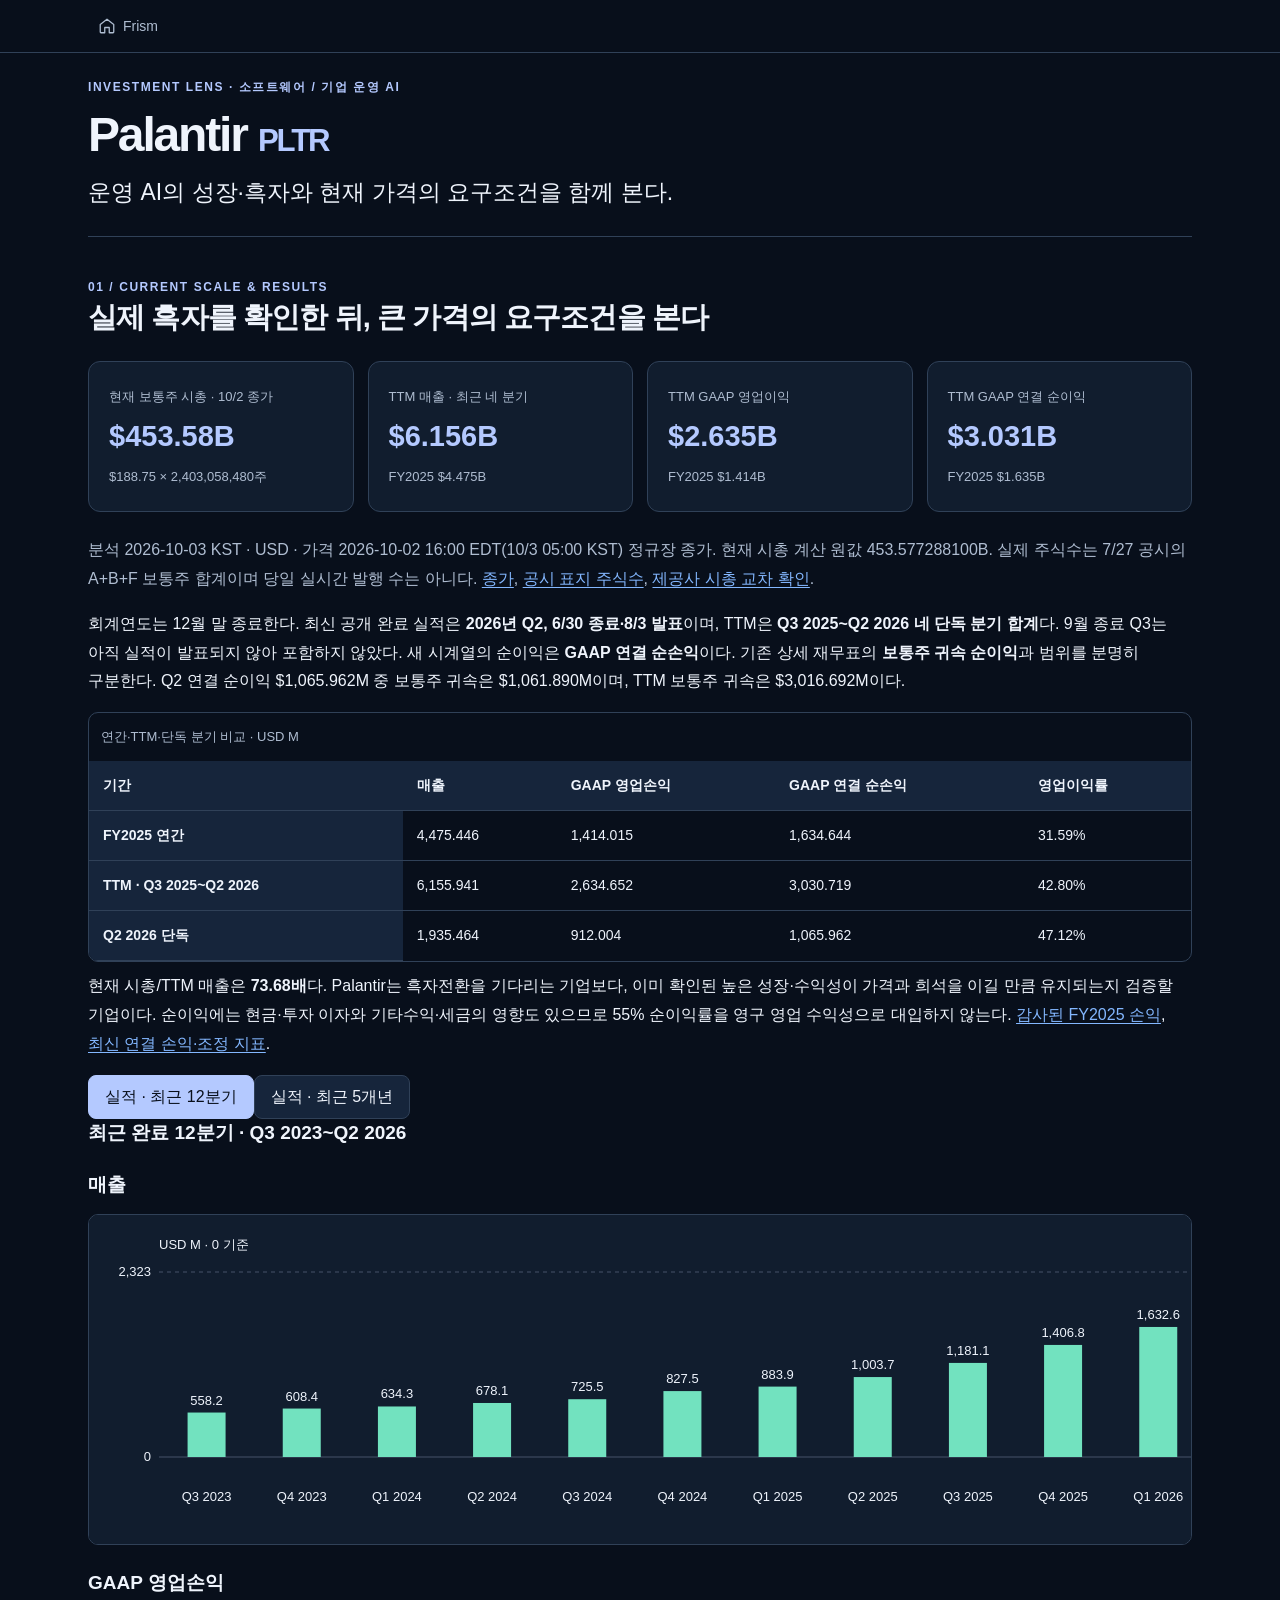
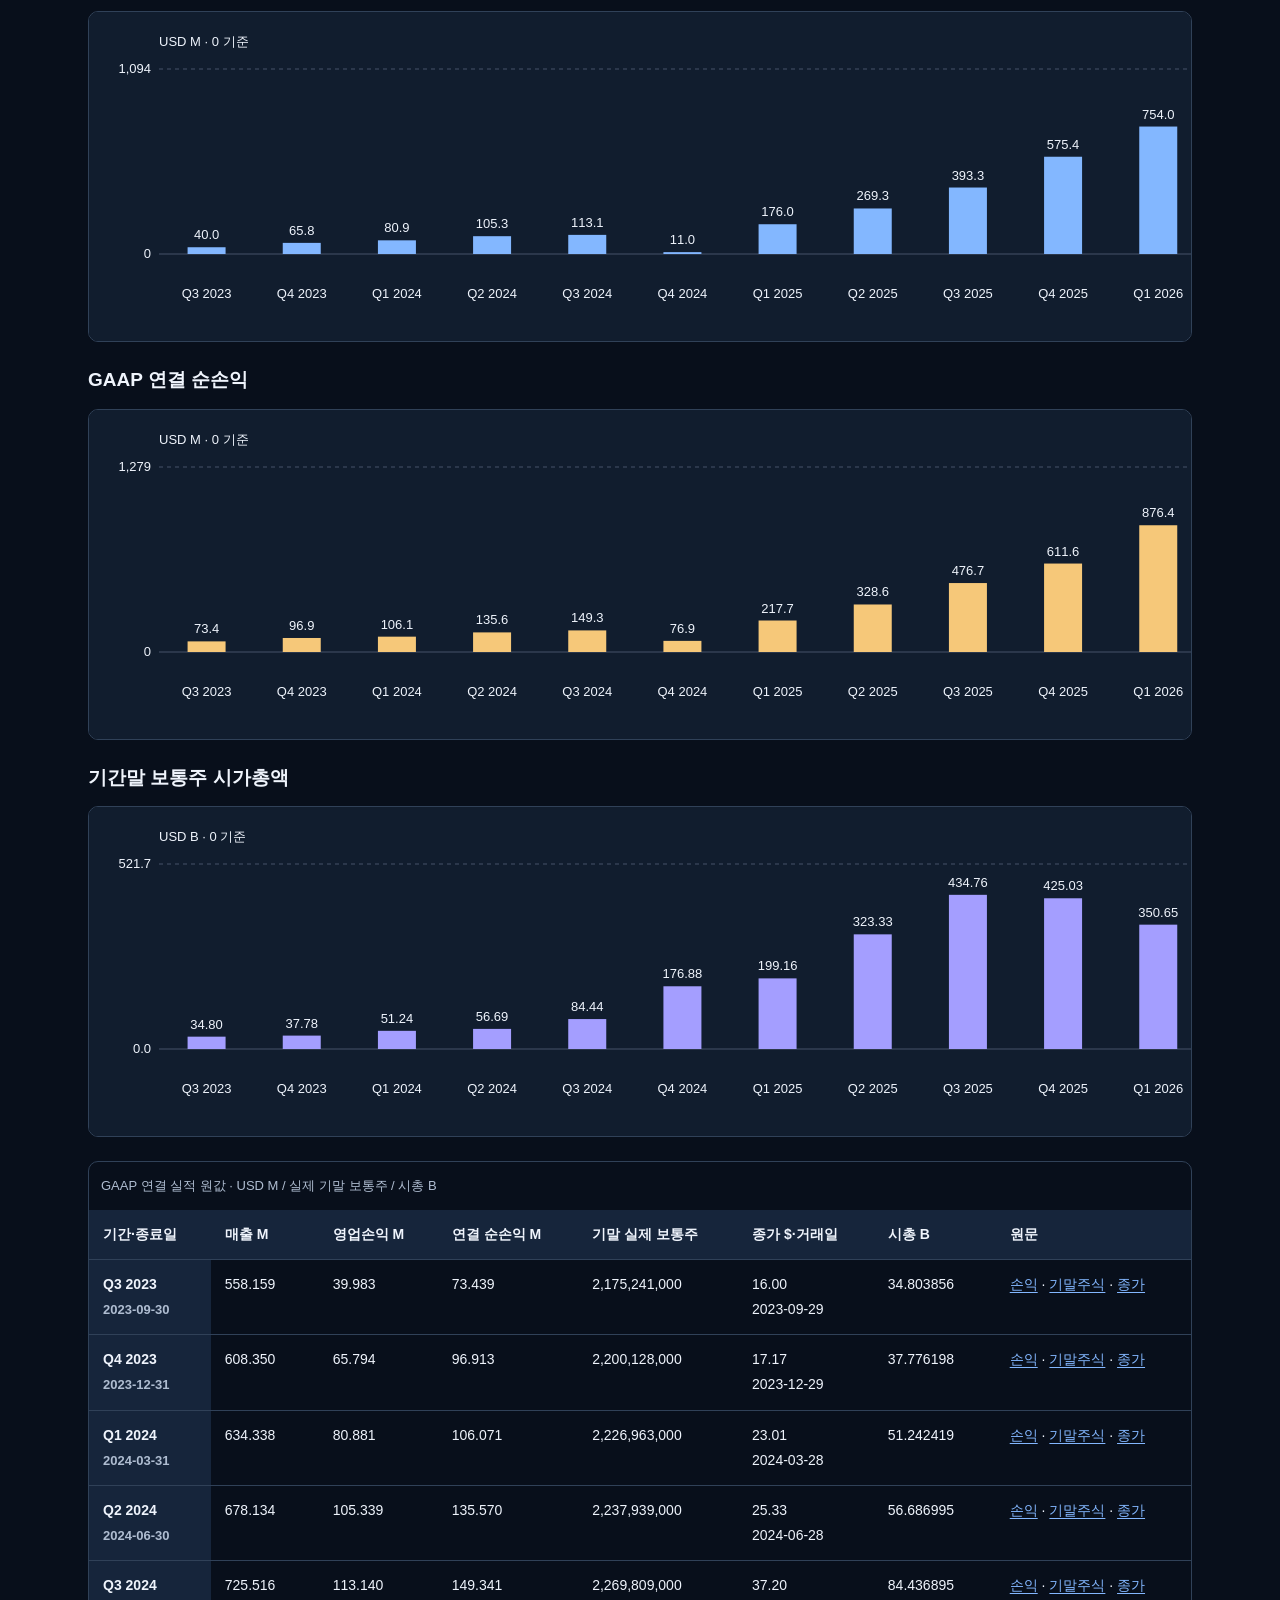
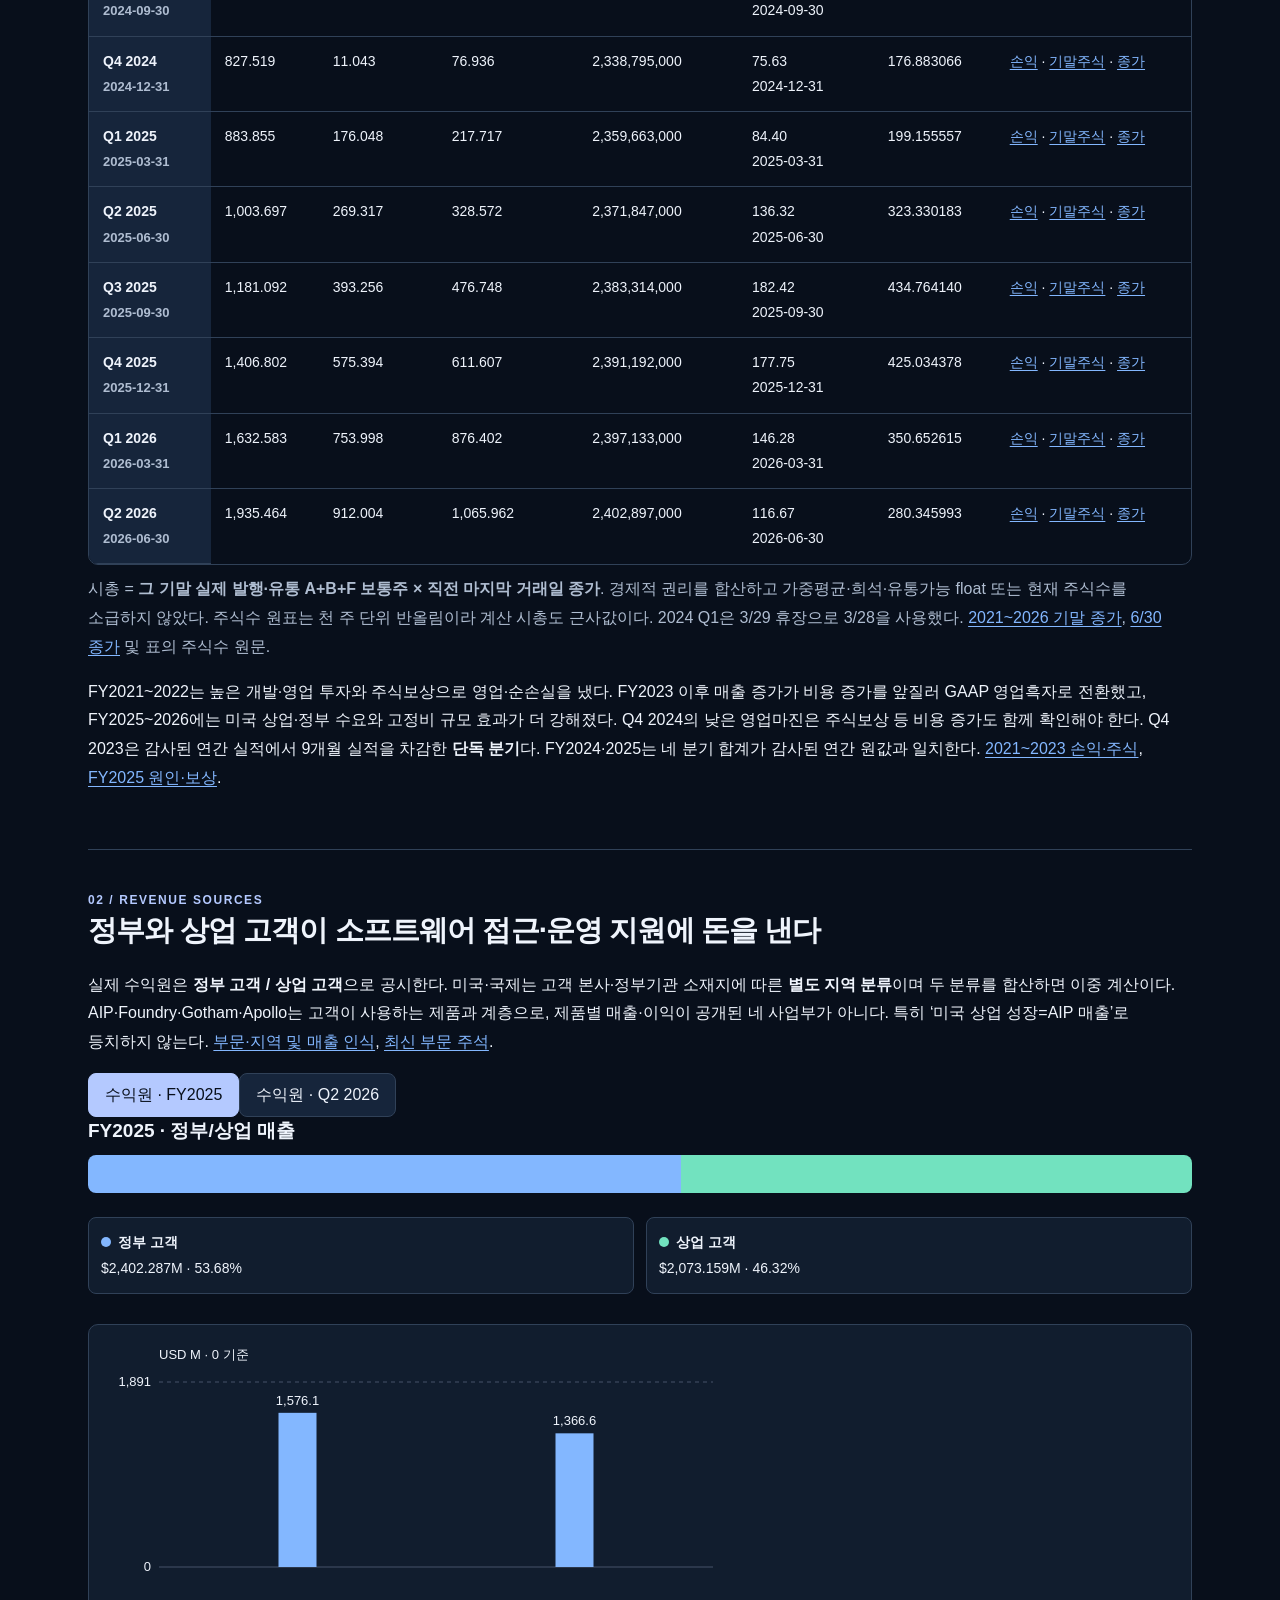
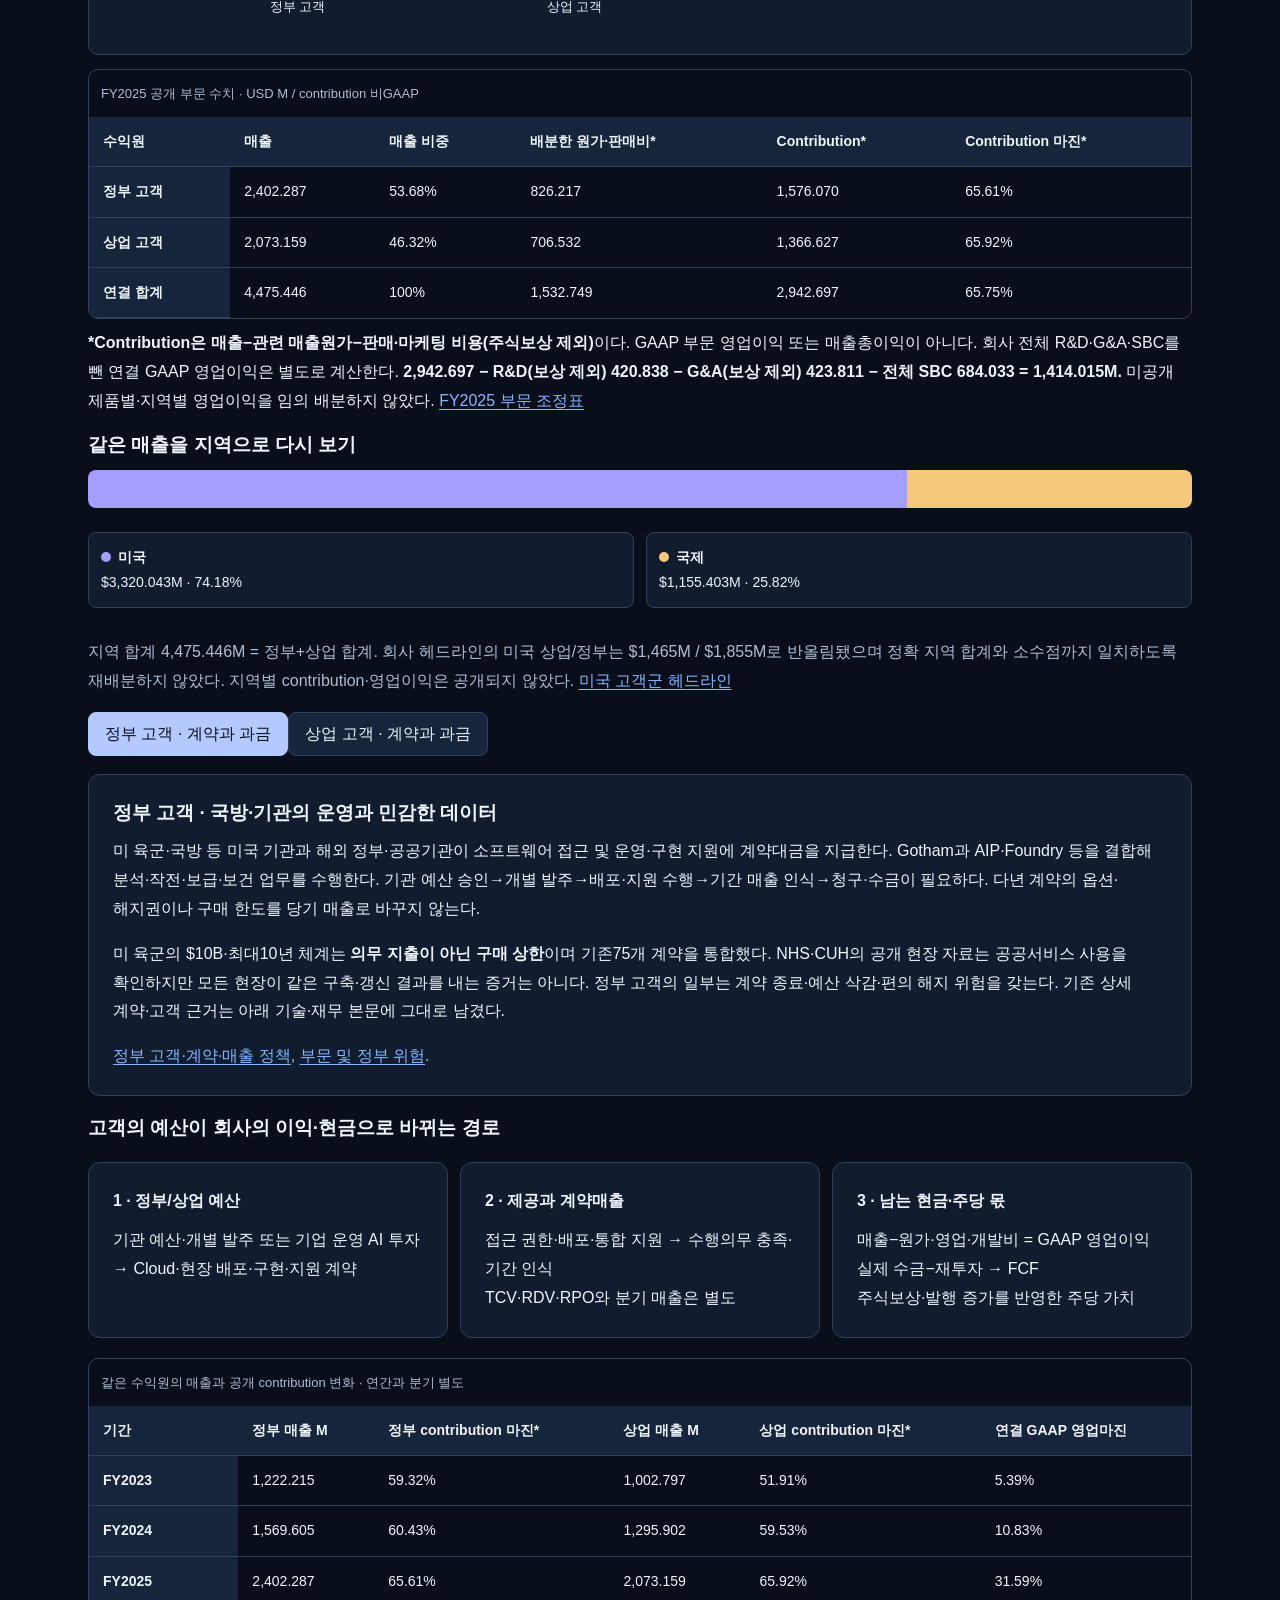
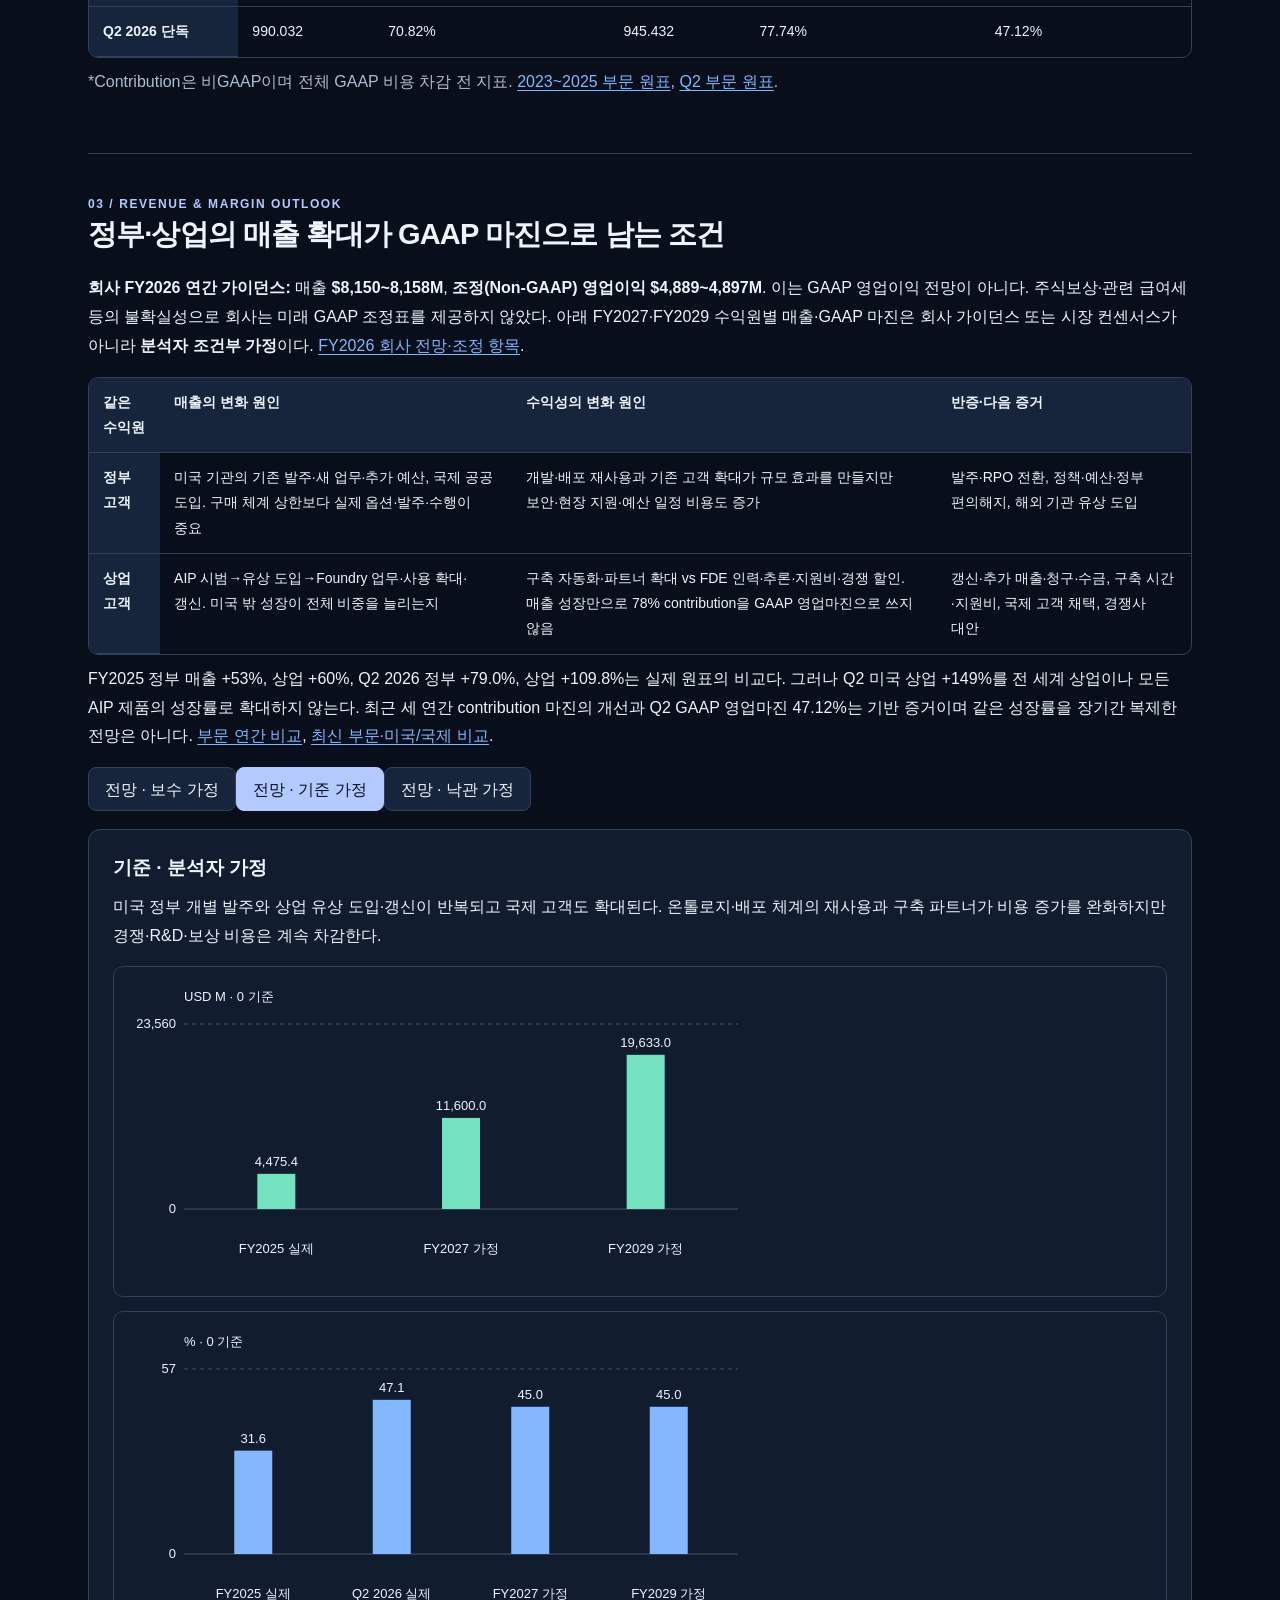
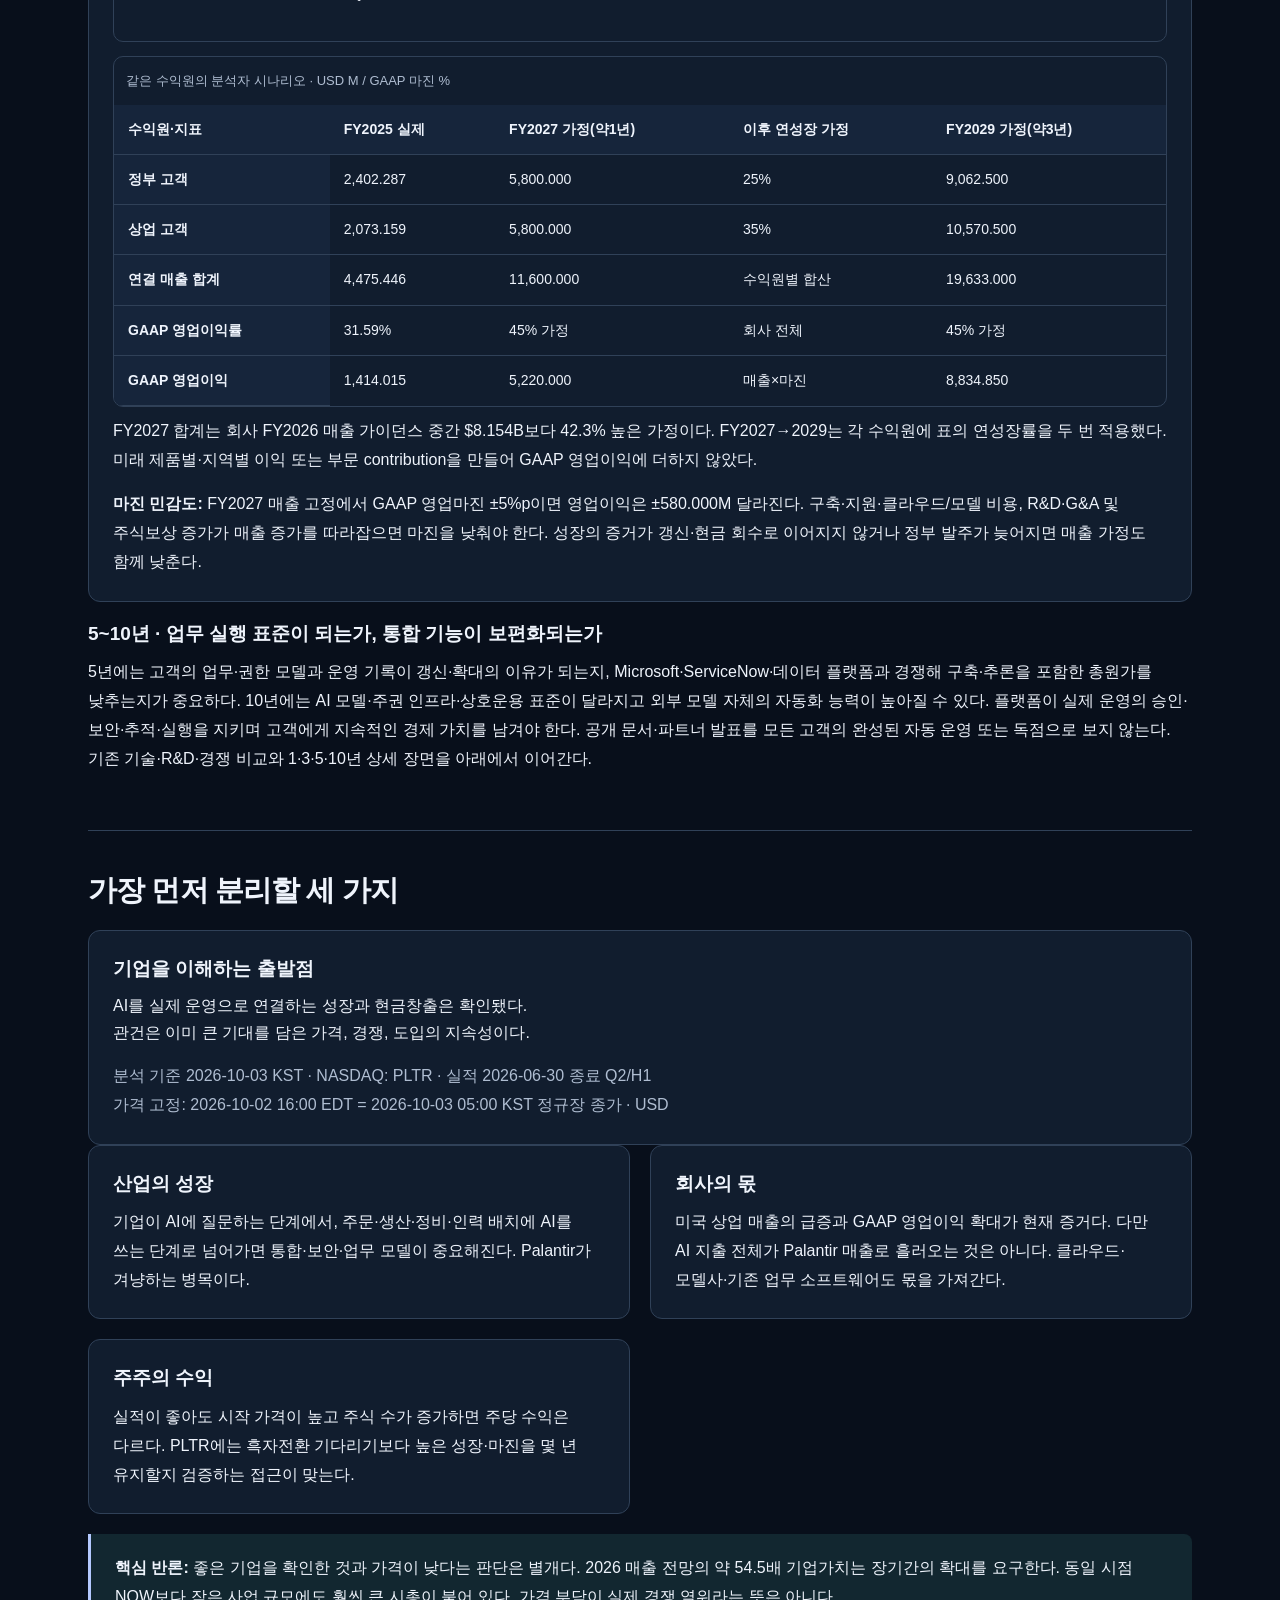
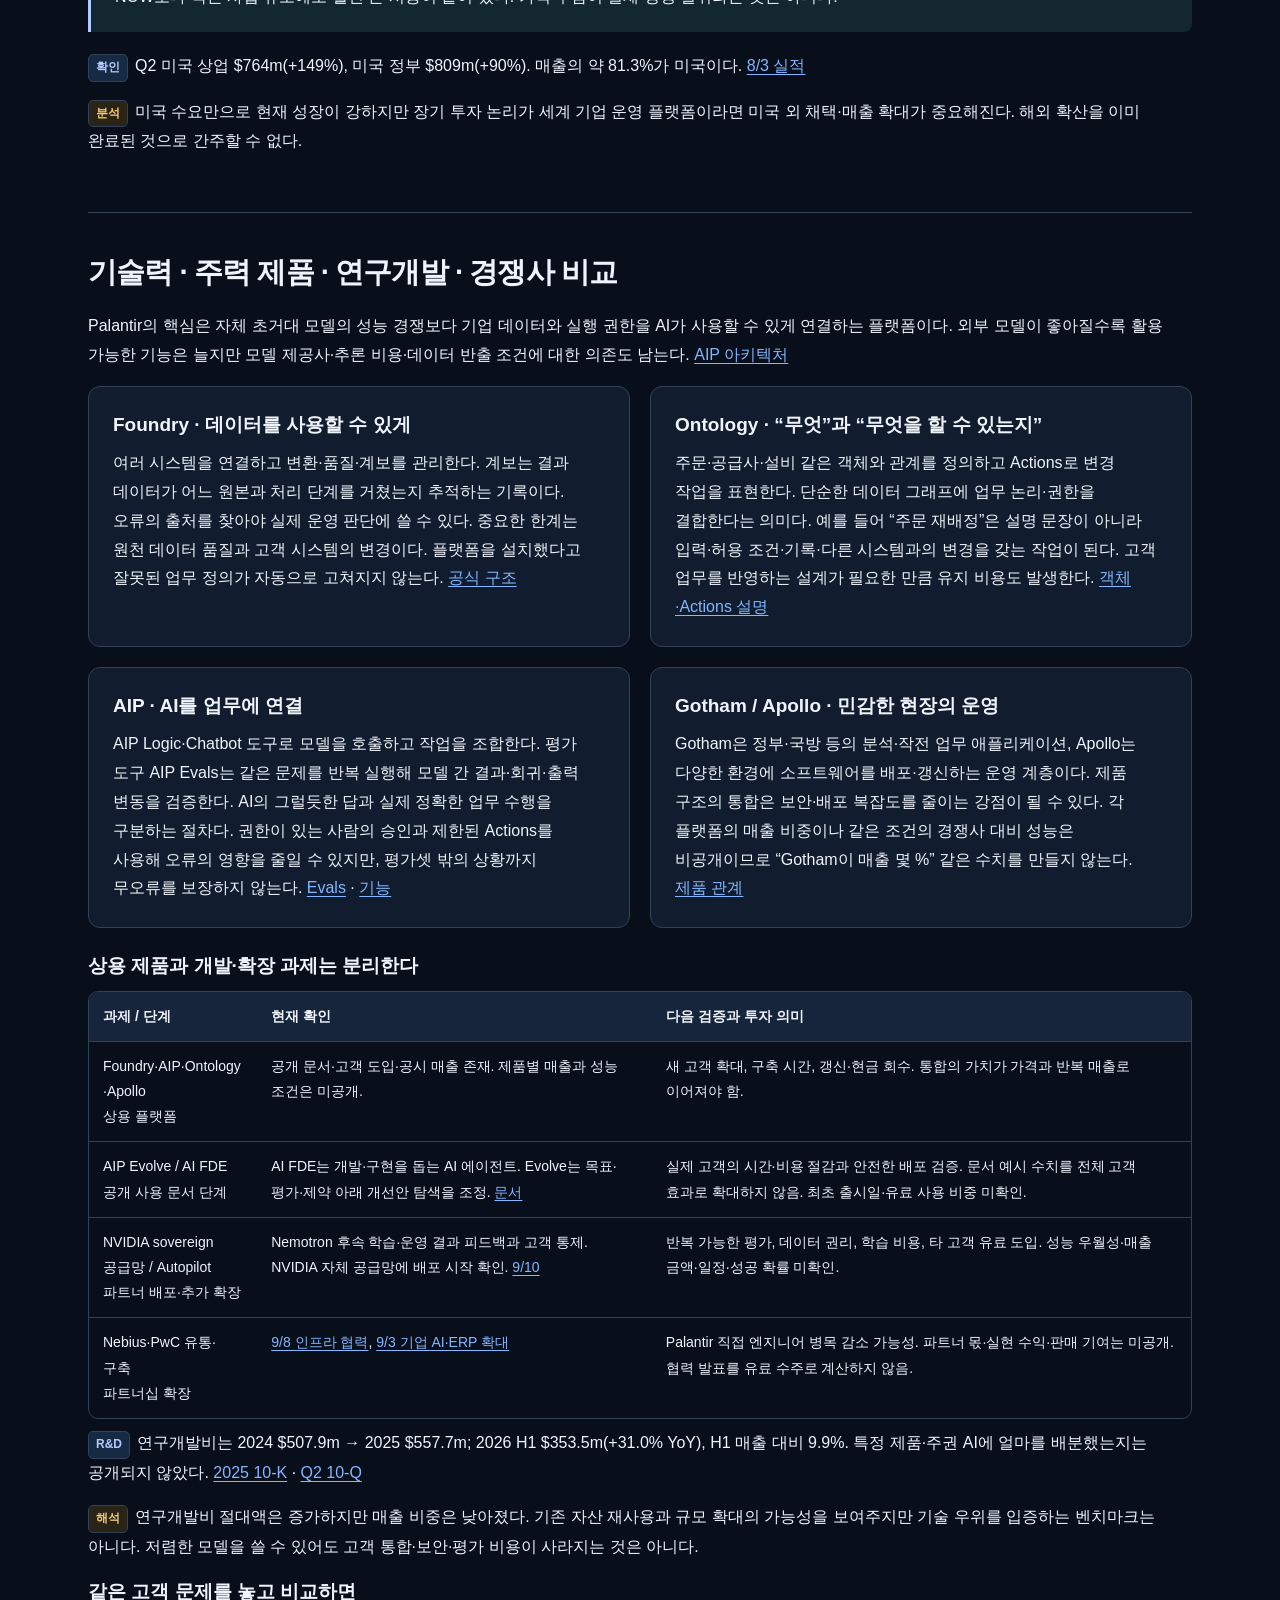
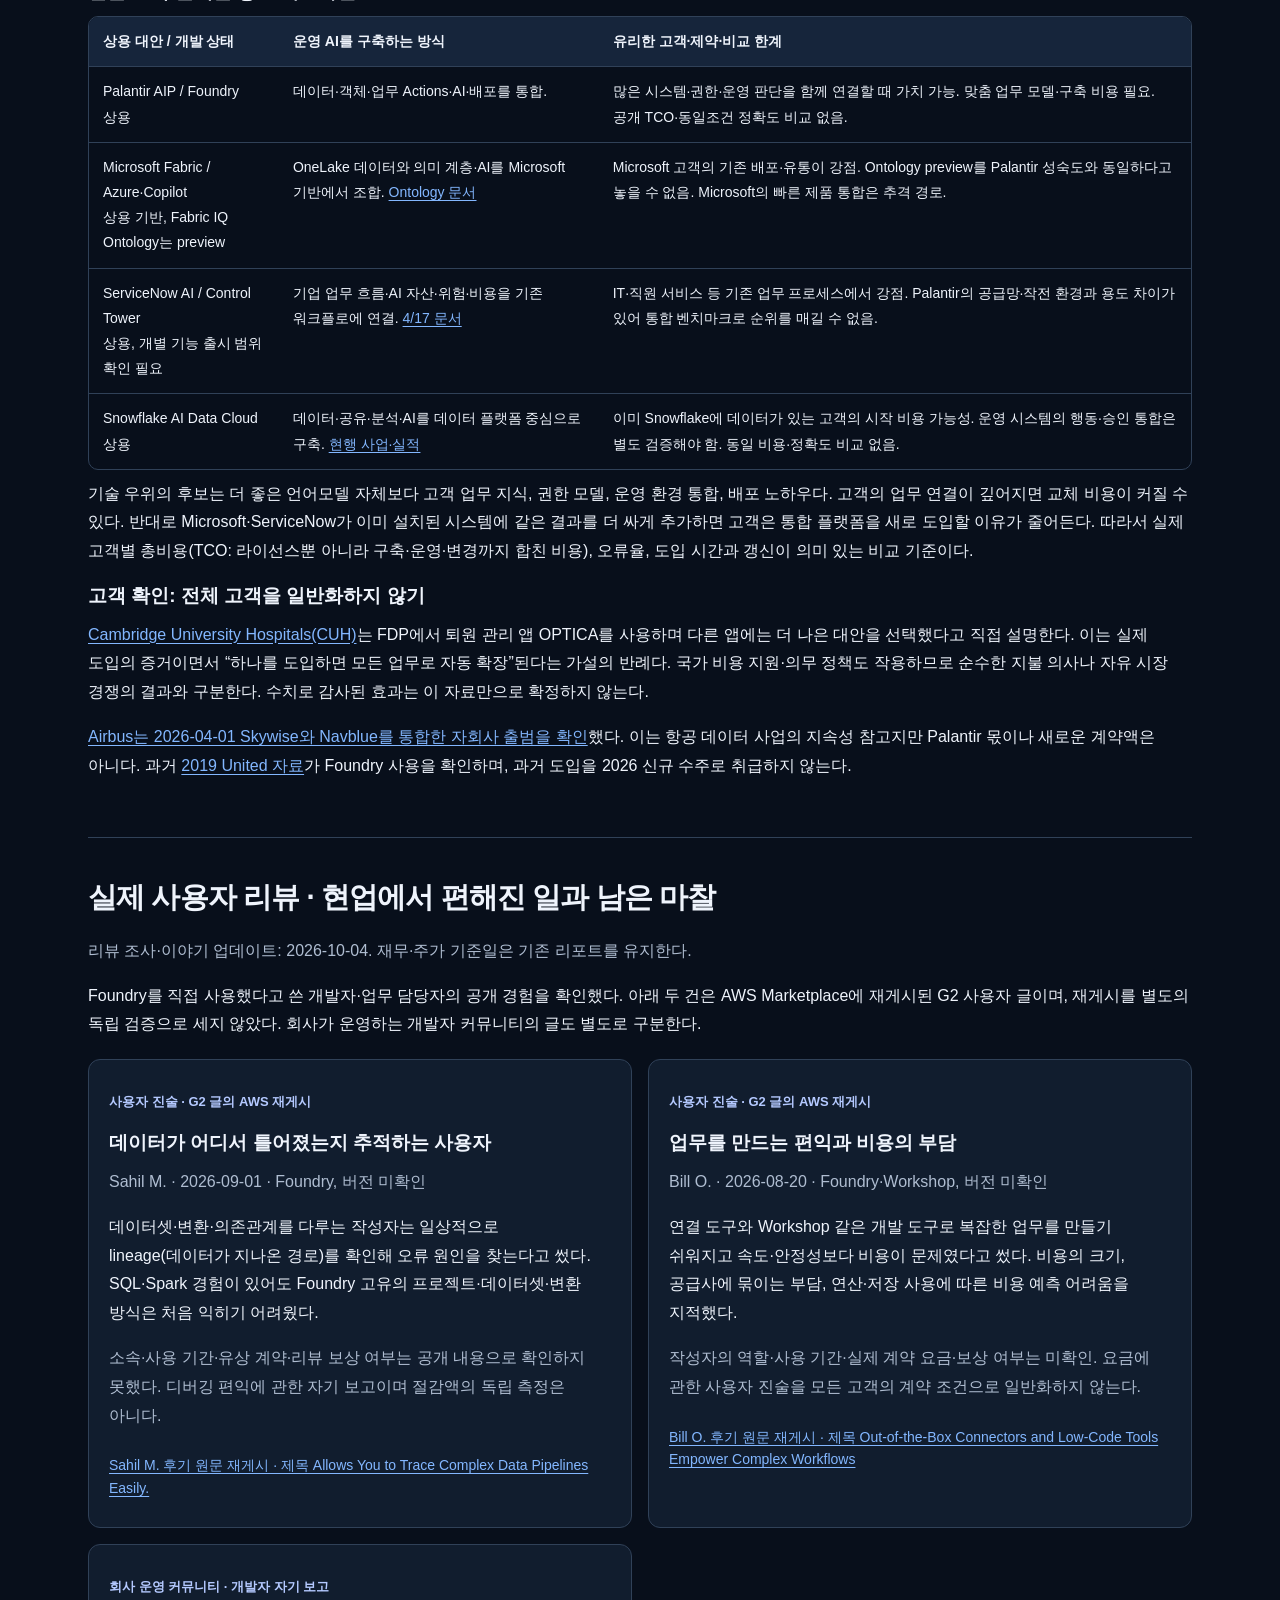
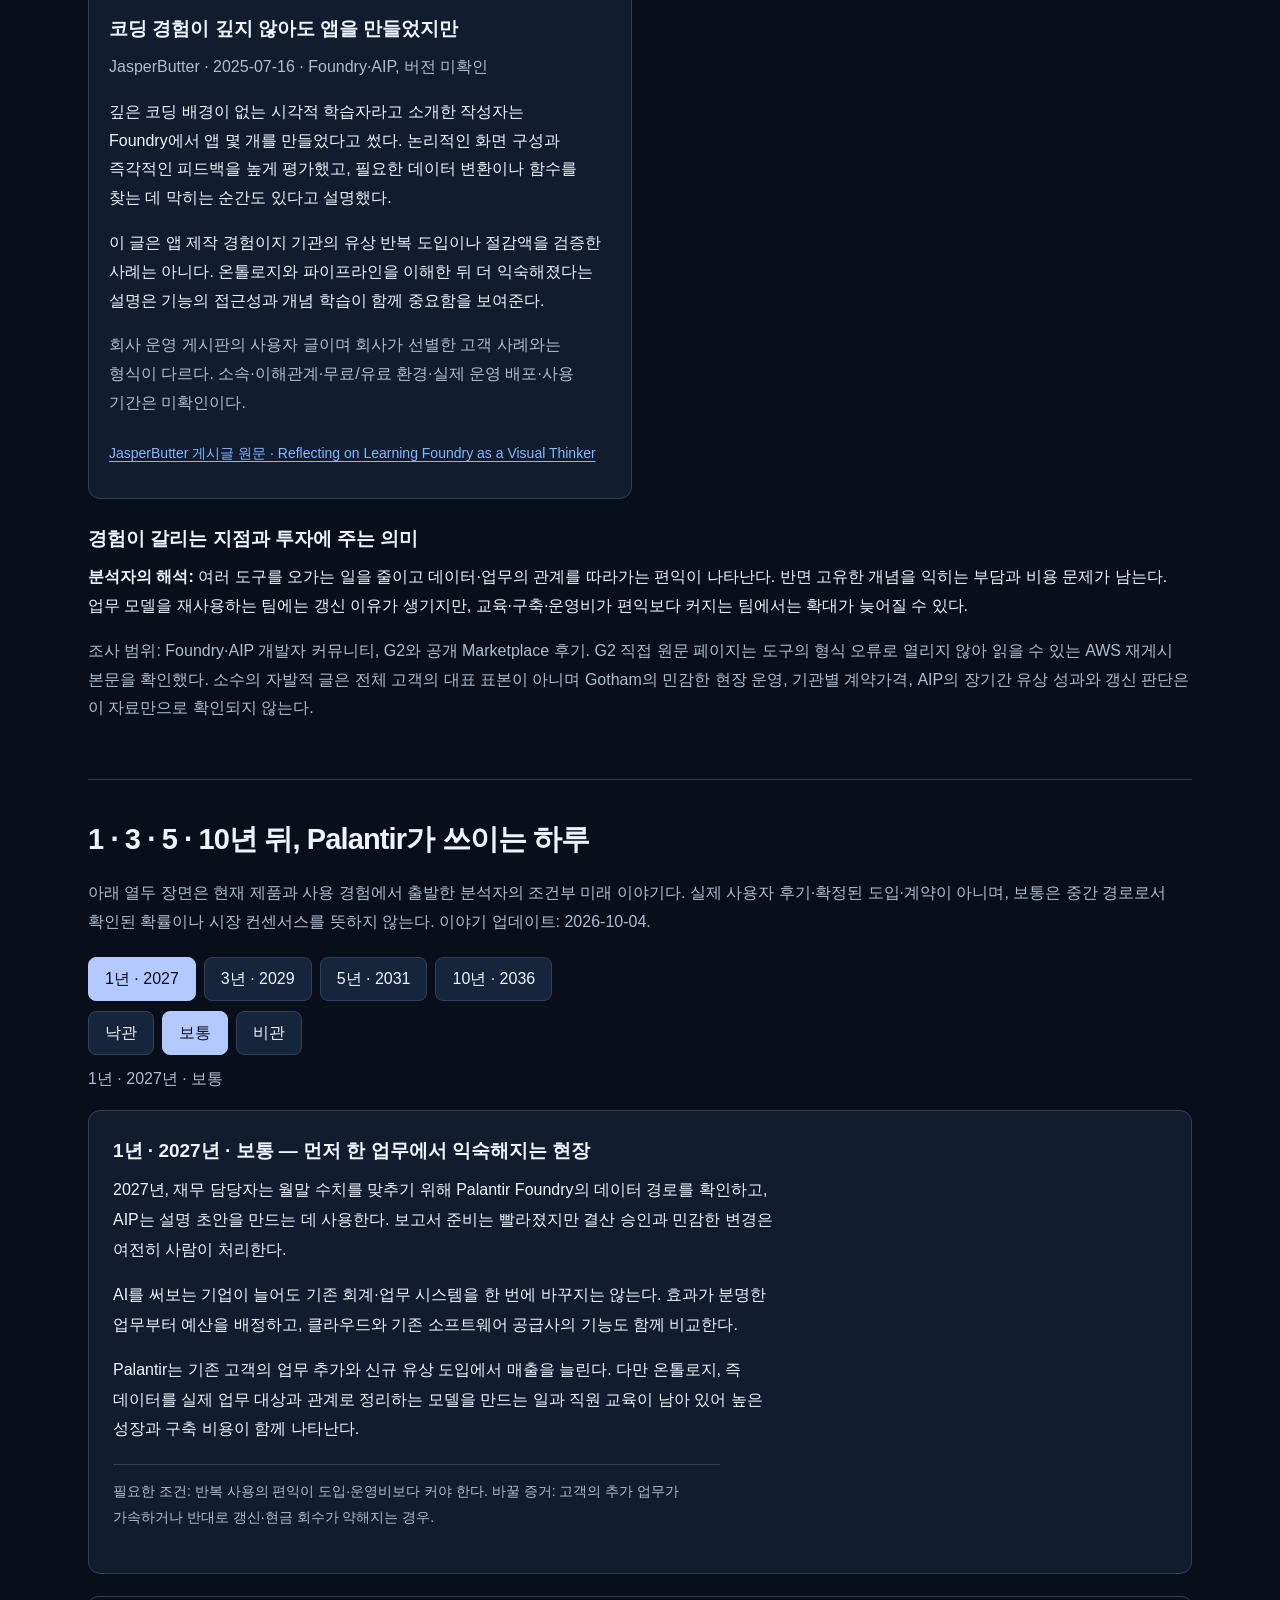
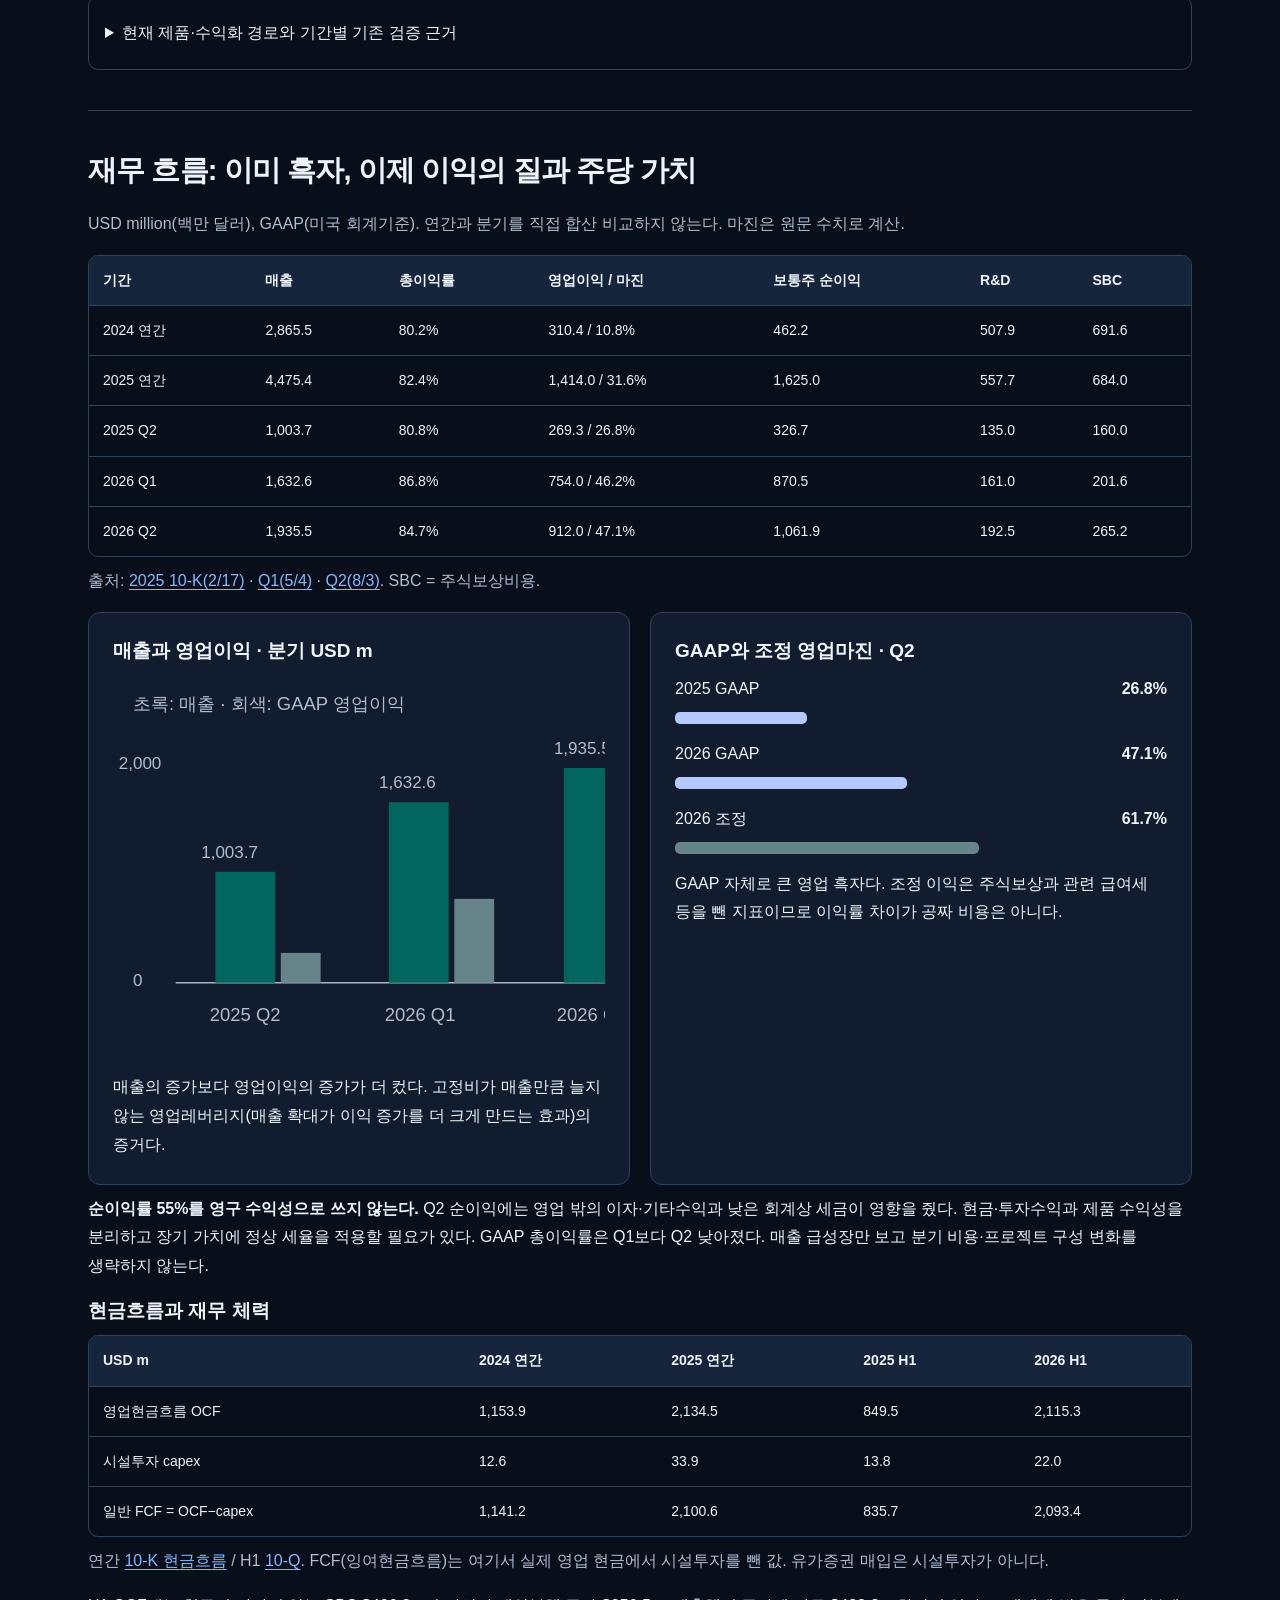
<file: reports/palantir-PLTR-2026-10-02.html>
<!DOCTYPE html>
<html lang="ko"><head><meta charset="utf-8"/><meta content="width=device-width, initial-scale=1" name="viewport"/><title>팔란티어 (PLTR) · 2026-10-03 · Frism</title><style>
:root{--bg:#f4f6f7;--ink:#162b36;--muted:#51646d;--accent:#00665f;--line:#d8e2e5;--soft:#e2f1eb;--warn:#8b4f17}*{box-sizing:border-box}html{scroll-behavior:smooth}body{margin:0;background:var(--bg);color:var(--ink);font:16px/1.8 -apple-system,BlinkMacSystemFont,"Apple SD Gothic Neo","Noto Sans KR",sans-serif}main{max-width:1120px;margin:auto;padding:20px 16px 80px}.hero{padding:24px 0 12px}h1{font-size:40px;line-height:1.2;letter-spacing:-1.5px;margin:8px 0 16px}h2{font-size:25px;line-height:1.45;margin:0 0 20px}h3{font-size:19px;line-height:1.5;margin:0 0 10px}p{margin:10px 0 16px}a{color:var(--accent);text-underline-offset:3px;overflow-wrap:anywhere}small,.small{font-size:13px;color:var(--muted)}.eyebrow{font-size:13px;letter-spacing:1.2px;font-weight:700;color:var(--accent)}.lead{font-size:21px;line-height:1.65;max-width:850px}.grid{display:grid;gap:16px}.card,section{background:#111d2e;border:1px solid var(--line);border-radius:18px;padding:22px;min-width:0}section{margin:20px 0;scroll-margin-top:20px}.card p:last-child{margin-bottom:0}.metrics{display:grid;grid-template-columns:repeat(2,minmax(0,1fr));gap:12px}.metric{padding:18px;background:var(--soft);border-radius:14px;min-width:0}.metric strong{display:block;font-size:27px;line-height:1.3}.metric span{font-size:13px;color:var(--muted)}nav{display:flex;flex-wrap:wrap;gap:8px;margin:22px 0}nav a{border:1px solid var(--line);padding:8px 12px;border-radius:30px;text-decoration:none;font-size:14px;min-height:44px;background:#111d2e}.tag{display:inline-block;font-size:12px;font-weight:700;background:#111d2e;border-radius:5px;padding:2px 7px;margin-right:7px}.fact{background:#111d2e;color:var(--ink)}.infer{background:#111d2e;color:var(--ink)}.note{padding:16px;border-left:4px solid var(--accent);background:#111d2e;border-radius:0 8px 8px 0}.warning{border-left-color:var(--warn);background:#111d2e}.table-wrap{max-width:100%;overflow-x:auto;border:1px solid var(--line);border-radius:10px}table{width:100%;border-collapse:collapse;font-size:14px;min-width:610px}th,td{text-align:left;padding:12px;border-bottom:1px solid var(--line);vertical-align:top}th{background:#111d2e}tr:last-child td{border-bottom:0}.chips{display:flex;flex-wrap:wrap;gap:8px;margin:12px 0 18px}button{font:inherit;line-height:1.4;min-height:44px;padding:10px 14px;border:1px solid var(--line);border-radius:10px;color:var(--ink);background:#111d2e;cursor:pointer}button[aria-pressed="true"],button.active{background:var(--accent);color:var(--ink);border-color:var(--accent)}button:focus-visible,a:focus-visible,input:focus-visible,textarea:focus-visible{outline:3px solid #d8953d;outline-offset:3px}.panel{padding:18px;background:#111d2e;border:1px solid var(--line);border-radius:12px;margin:12px 0}.panel[hidden]{display:none}.flow{display:grid;gap:10px}.flow div{padding:16px;border-radius:12px;border:1px solid var(--line);background:#111d2e}.flow b{color:var(--accent)}.flow div:not(:last-child):after{content:'↓';display:block;color:var(--ink);text-align:center;margin:6px 0 -10px}.chart{width:100%;height:auto;display:block}.chart text{font-family:inherit;fill:var(--ink)}label{display:block;margin:12px 0;font-weight:600}input[type="range"]{width:100%;min-height:44px;accent-color:var(--accent)}input[type="checkbox"]{width:20px;height:20px;flex-shrink:0;accent-color:var(--accent)}.viewlabel{display:flex;gap:12px;align-items:flex-start;cursor:pointer;font-weight:600;min-height:44px}.viewlabel input{margin-top:5px}.viewcard{border:1px solid var(--line);border-radius:12px;padding:18px;margin:12px 0}.viewcard p{font-size:15px}.viewcard.selected{background:#111d2e;border-color:var(--accent)}textarea{display:block;width:100%;min-height:110px;padding:12px;border:1px solid var(--line);border-radius:10px;font:inherit;color:var(--ink);resize:vertical}.sources{padding-left:22px}.sources li{margin-bottom:10px}.barlabel{display:flex;justify-content:space-between;gap:10px}.hbar{height:12px;border-radius:5px;background:#111d2e;margin:8px 0 16px}.hbar span{display:block;height:12px;background:var(--accent);border-radius:5px}.muted{color:var(--muted)}.choice-note{font-size:14px;color:var(--muted)}@media(min-width:760px){main{padding:30px 32px 80px}h1{font-size:62px}.grid.two{grid-template-columns:repeat(2,minmax(0,1fr))}.grid.three{grid-template-columns:repeat(3,minmax(0,1fr))}.metrics{grid-template-columns:repeat(4,minmax(0,1fr))}section{padding:32px}.flow{grid-template-columns:repeat(3,minmax(0,1fr))}.flow div:not(:last-child):after{content:none}}@media print{body{background:#111d2e;font-size:11pt}main{padding:0;max-width:none}section,.card{break-inside:avoid;padding:16px;border-radius:0}nav,.chips,button,input[type="range"]{display:none}.panel[hidden]{display:block!important}.panel{display:block!important}.table-wrap{overflow:visible}table{min-width:0;font-size:10pt}a{color:var(--ink)}.metrics{grid-template-columns:repeat(4,1fr)}.viewcard{break-inside:avoid}textarea{min-height:80px}h1{font-size:34pt}}
</style><style data-frism-ui="2026-10-02">/* Frism: preserve report data and controls; mobile-first reading layout. */
:root{--bg:#080f1b;--ink:#eff4fc;--muted:#afbdd1;--line:#304158;--paper:#111d2e;--card:#111d2e;--soft:#16253b;--blue:#83b7ff;--red:#ffacb7;--green:#72e2bf;--aqua:#88d7ed;--cyan:#88d7ed;--gold:#f6c879;--warn:#f6c879}
html{color-scheme:dark;scroll-padding-top:64px}
body.frism-report{background:var(--bg);color:var(--ink);font:16px/1.8 -apple-system,BlinkMacSystemFont,"Apple SD Gothic Neo","Malgun Gothic",sans-serif;word-break:keep-all;overflow-wrap:anywhere;margin:0}
.frism-report main,.frism-report main.wrap{max-width:1160px;margin:auto;padding:0 18px 64px;min-width:0}
.frism-report .hero{background:transparent;color:var(--ink);border:0;border-radius:0;padding:34px 0 28px;margin:0;overflow:visible;position:static}
.frism-report .hero:after{content:none}
.frism-report .hero>div{max-width:none;margin:0}
.frism-report h1,.frism-report .hero h1{font-size:clamp(40px,6vw,66px);line-height:1.05;letter-spacing:-.045em;margin:14px 0 24px;overflow-wrap:anywhere}
.frism-report h1 span{display:block;font-size:.45em;line-height:1.5;letter-spacing:-.025em;color:var(--muted);margin-top:16px}
.frism-report h1 em{font-style:normal;color:var(--accent);font-size:.65em;line-height:1.35;display:block;margin-top:16px}
.frism-report h2,.frism-report .section h2{font-size:25px;line-height:1.35;letter-spacing:-.03em;margin:0 0 20px}
.frism-report .hero h2{font-size:23px;line-height:1.5;max-width:900px}
.frism-report h3,.frism-report .section h3{font-size:19px;line-height:1.5}
.frism-report .lead,.frism-report .lede,.frism-report .intro,.frism-report .hero>p:first-of-type{font-size:21px;line-height:1.65;color:var(--ink);max-width:900px}
.frism-report .hero p.meta,.frism-report .hero p.muted,.frism-report .hero p.small{font-size:13px;color:var(--muted)}
.frism-report p{font-size:16px;line-height:1.8}
.frism-report a{color:var(--blue);overflow-wrap:anywhere}
.frism-report .eyebrow{color:var(--accent);font-size:12px;letter-spacing:.13em}
.frism-report small,.frism-report .small,.frism-report .muted,.frism-report .source,.frism-report .caption,.frism-report .meta,.frism-report .sourcesmall,.frism-report .chart-caption,.frism-report .chart-label{color:var(--muted)}
.frism-report section,.frism-report section.section{background:transparent;border:0;border-top:1px solid var(--line);border-radius:0;margin:0;padding:30px 0;scroll-margin-top:70px;min-width:0}
.frism-report section.hero{border:0;padding:34px 0 28px}
.frism-report .grid,.frism-report .two,.frism-report .cards,.frism-report .techgrid,.frism-report .charts,.frism-report .split,.frism-report .scenario,.frism-report .source-list{display:grid;grid-template-columns:minmax(0,1fr);gap:20px;min-width:0}
.frism-report .sources,.frism-report .source-list{font-size:14px}
.frism-report .card,.frism-report .cards>article,.frism-report .techgrid>article,.frism-report .two>article,.frism-report .charts>article,.frism-report .candidate,.frism-report .opinion,.frism-report .choice,.frism-report .view,.frism-report .viewcard,.frism-report .check-card,.frism-report .perspective{background:var(--paper);border:1px solid var(--line);border-radius:12px;padding:20px;min-width:0}
.frism-report .card p,.frism-report .opinion p,.frism-report .choice p,.frism-report .viewcard p,.frism-report .perspective p{font-size:16px}
.frism-report .metrics,.frism-report .facts,.frism-report .stats,.frism-report .kpis,.frism-report .frism-stats{display:grid;grid-template-columns:repeat(2,minmax(0,1fr));gap:10px;margin:24px 0;min-width:0}
.frism-report .metric,.frism-report .stat,.frism-report .facts>.card,.frism-report .kpis>.card,.frism-report .frism-stats>article,.frism-report .metrics>div{background:var(--paper);padding:14px;border:1px solid var(--line);border-radius:12px;min-width:0;text-align:left}
.frism-report .metric strong,.frism-report .stat strong,.frism-report .card strong.big,.frism-report .kpi strong,.frism-report .cards.frism-stats b,.frism-report .metrics b{display:block;font-size:25px;line-height:1.35;color:var(--accent);font-variant-numeric:tabular-nums;margin:6px 0;overflow-wrap:anywhere}
.frism-report .stat span,.frism-report .stat small,.frism-report .metric span,.frism-report .metrics span{color:var(--muted);font-size:13px}
.frism-report .note,.frism-report .notice,.frism-report .callout{background:#122730;border-left:3px solid var(--accent);padding:20px 24px;margin:20px 0;border-radius:0 8px 8px 0;overflow-wrap:anywhere}
.frism-report .caution,.frism-report .risk,.frism-report .warning,.frism-report .warn,.frism-report .callout.warn{background:#292416;border-color:var(--gold)}
.frism-report .negative,.frism-report .neg{color:var(--red)!important}
.frism-report .badge,.frism-report .tag,.frism-report .pill{background:#162b43;color:var(--accent);border:1px solid var(--line)}
.frism-report .assumption,.frism-report .assume,.frism-report .infer{background:#292416;color:var(--gold)}
.frism-report .flow,.frism-report .logic,.frism-report .stage{display:grid;grid-template-columns:minmax(0,1fr);gap:12px;align-items:stretch}
.frism-report .flow>div,.frism-report .logic>div,.frism-report .stage>div{min-width:0;min-height:0;background:var(--paper);color:var(--ink);border:1px solid var(--line);padding:18px;border-radius:10px;font-size:16px}
.frism-report .flow .card{display:block}
.frism-report .flow>span,.frism-report .flow>i{text-align:center;transform:rotate(90deg);justify-self:center}
.frism-report .timeline{display:grid;grid-template-columns:repeat(2,minmax(0,1fr));gap:12px}
.frism-report .timeline>div{min-width:0;background:var(--paper);padding:14px;border-color:var(--line)}
.frism-report .timeline span{color:var(--muted)}
.frism-report .period,.frism-report .horizon,.frism-report .panel,.frism-report .scenario,.frism-report .result,.frism-report .calc-result,.frism-report .print-story{background:var(--paper);border-color:var(--line);color:var(--ink);padding:20px;border-radius:12px;min-width:0}
.frism-report .opinion:has(input:checked),.frism-report .perspective:has(input:checked),.frism-report .view:has(input:checked),.frism-report .viewcard.selected{background:#142a35;border-color:var(--accent)}
.frism-report .controls,.frism-report .calculator{grid-template-columns:repeat(2,minmax(0,1fr));gap:14px;min-width:0}
.frism-report button{min-height:44px;max-width:100%;font:inherit;line-height:1.45;padding:9px 16px;border:1px solid var(--line);border-radius:8px;background:#16253b;color:var(--ink);cursor:pointer;transition:background-color 150ms,border-color 150ms}
.frism-report button:hover{background:#243b59;border-color:var(--blue)}
.frism-report button[aria-pressed=true],.frism-report button[aria-selected=true],.frism-report button.active,.frism-report button.primary{background:var(--accent);color:#080f1b;border-color:var(--accent)}
.frism-report input,.frism-report textarea,.frism-report select{font:inherit;accent-color:var(--accent);color:var(--ink)}
.frism-report textarea,.frism-report select,.frism-report input:not([type=checkbox]):not([type=range]){background:#0a1525;border:1px solid var(--line);border-radius:7px;padding:10px;min-height:44px;max-width:100%}
.frism-report textarea{width:100%;font-size:16px}
.frism-report input[type=range]{min-height:44px;width:100%}
.frism-report input[type=checkbox]{width:20px;height:20px;flex:none}
.frism-report .view label,.frism-report .choice label,.frism-report .candidate label,.frism-report .opinion label,.frism-report .perspective label{min-height:44px}
.frism-report :focus-visible{outline:3px solid #83b7ff;outline-offset:3px}
.frism-report .table-wrap,.frism-report .tablewrap,.frism-report .table-scroll,.frism-report .scroll{max-width:100%;overflow-x:auto;border-color:var(--line)}
.frism-report table{min-width:640px;font-size:14px}
.frism-report th,.frism-report td{padding:12px 14px;border-color:var(--line)}
.frism-report th{background:#16253b;color:var(--ink)}
.frism-report .chart:not(svg),.frism-report .chart-box{background:var(--paper);border:1px solid var(--line);border-radius:12px;padding:14px;min-width:0}
.frism-report svg text{fill:var(--ink)}
.frism-report svg text.dark{fill:#080f1b}
.frism-report .chart text{fill:var(--muted)}
.frism-report .chart text.val{fill:var(--ink)}
.frism-report svg{max-width:100%}
.frism-report footer,.frism-report .footer,.frism-report .foot{color:var(--muted);font-size:13px}
.frism-report .site-header{padding:4px 0;background:var(--bg);color:var(--ink);border:0;border-bottom:1px solid var(--line)}
.frism-report .site-header>.site-header-inner{padding:0 18px;margin:auto;max-width:1160px}
.frism-report .site-header .home-link{color:var(--muted);font-size:14px;line-height:1;letter-spacing:0}
.frism-report .home-link svg{display:inline-block;width:18px;height:18px}
@media(min-width:701px){
.frism-report main,.frism-report main.wrap{padding:0 28px 80px}
.frism-report .hero,.frism-report section.hero{padding:56px 0 36px}
.frism-report h2,.frism-report .section h2{font-size:29px}
.frism-report .lead,.frism-report .lede,.frism-report .intro,.frism-report .hero>p:first-of-type{font-size:23px}
.frism-report section,.frism-report section.section{padding:40px 0}
.frism-report .grid,.frism-report .two,.frism-report .cards,.frism-report .techgrid,.frism-report .charts,.frism-report .split,.frism-report .scenario,.frism-report .source-list{grid-template-columns:repeat(2,minmax(0,1fr))}
.frism-report .card,.frism-report .candidate,.frism-report .choice,.frism-report .view,.frism-report .viewcard,.frism-report .check-card,.frism-report .perspective{padding:24px}
.frism-report .metrics,.frism-report .facts,.frism-report .stats,.frism-report .kpis,.frism-report .frism-stats{grid-template-columns:repeat(4,minmax(0,1fr));gap:14px}
.frism-report .metric,.frism-report .stat,.frism-report .facts>.card,.frism-report .kpis>.card,.frism-report .frism-stats>article,.frism-report .metrics>div{padding:20px}
.frism-report .metric strong,.frism-report .stat strong,.frism-report .card strong.big,.frism-report .kpi strong,.frism-report .cards.frism-stats b,.frism-report .metrics b{font-size:29px}
.frism-report .flow,.frism-report .logic,.frism-report .stage{grid-template-columns:repeat(3,minmax(0,1fr))}
.frism-report .flow>span,.frism-report .flow>i{display:none}
.frism-report .timeline{grid-template-columns:repeat(4,minmax(0,1fr))}
.frism-report .site-header>.site-header-inner{padding:0 28px}
}
@media(max-width:350px){
.frism-report main,.frism-report main.wrap,.frism-report .site-header>.site-header-inner{padding-left:14px;padding-right:14px}
.frism-report .metric strong,.frism-report .stat strong,.frism-report .card strong.big,.frism-report .kpi strong,.frism-report .cards.frism-stats b,.frism-report .metrics b{font-size:22px}
.frism-report .controls,.frism-report .calculator{grid-template-columns:minmax(0,1fr)}
.frism-report .card,.frism-report .choice,.frism-report .view,.frism-report .viewcard,.frism-report .check-card,.frism-report .perspective{padding:18px}
}
@media(prefers-reduced-motion:reduce){html{scroll-behavior:auto}.frism-report *{transition:none!important;animation:none!important}}
@media print{
html{color-scheme:light}
body.frism-report{background:white;color:#111;font-size:11pt}
.frism-report main,.frism-report main.wrap{padding:0;max-width:none}
.frism-report .site-header,.frism-report button,.frism-report .tabs,.frism-report .tabbar,.frism-report .buttons,.frism-report .chips,.frism-report .toolbar,.frism-report .actions,.frism-report input[type=range]{display:none!important}
.frism-report .period,.frism-report .horizon,.frism-report .panel,.frism-report .period[hidden],.frism-report .horizon[hidden],.frism-report .panel[hidden]{display:block!important;margin:16px 0}
.frism-report section,.frism-report section.section,.frism-report .hero{padding:18px 0;background:white;color:#111}
.frism-report .card,.frism-report .stat,.frism-report .metric,.frism-report .choice,.frism-report .view,.frism-report .viewcard,.frism-report .check-card,.frism-report .perspective,.frism-report .opinion,.frism-report .candidate,.frism-report .period,.frism-report .horizon,.frism-report .panel,.frism-report .note,.frism-report .callout,.frism-report .notice,.frism-report .chart:not(svg),.frism-report .chart-box,.frism-report .result,.frism-report .calc-result{background:white;color:#111;border-color:#aaa}
.frism-report p,.frism-report a,.frism-report small,.frism-report .lead,.frism-report .lede,.frism-report .intro,.frism-report .muted,.frism-report .meta,.frism-report .caption,.frism-report .source,.frism-report .eyebrow,.frism-report strong,.frism-report b,.frism-report span,.frism-report h1,.frism-report h1 em{color:#111!important}
.frism-report svg text,.frism-report .chart text{fill:#111}
.frism-report .table-wrap,.frism-report .tablewrap,.frism-report .table-scroll,.frism-report .scroll{overflow:visible}
.frism-report table{min-width:0;font-size:9pt}.frism-report th{background:#eee;color:#111}
.frism-report textarea{background:white;color:#111;border-color:#aaa}
.frism-report .hero h1{font-size:34pt}.frism-report h2{font-size:20pt}
}
.frism-report .frism-chart-scroll{max-width:100%;overflow-x:auto;min-width:0;margin:12px 0}
.frism-report .frism-chart-scroll svg{min-width:640px;max-width:none}
.frism-report .chart-box{overflow-x:auto}
.frism-report .chart-box svg{min-width:640px;max-width:none}
@media print{.frism-report main *{background-color:transparent!important;color:#111!important;border-color:#aaa!important}.frism-report .frism-chart-scroll{overflow:visible}.frism-report .frism-chart-scroll svg,.frism-report .chart-box svg{min-width:0;max-width:100%}.frism-report svg text{fill:#111!important}}

:root{--accent:#b4c9ff}
</style>
<link href="../assets/site.css?v=2" rel="stylesheet"/>
<meta content="#080f1b" name="theme-color"/>
<meta content="yes" name="apple-mobile-web-app-capable"/>
<meta content="Frism" name="apple-mobile-web-app-title"/>
<link href="../assets/icons/apple-touch-icon.png" rel="apple-touch-icon" sizes="180x180"/>
<link href="../assets/icons/favicon-32.png" rel="icon" sizes="32x32" type="image/png"/>
<link href="../assets/icons/favicon-16.png" rel="icon" sizes="16x16" type="image/png"/>
<link href="../site.webmanifest" rel="manifest"/>
<style data-pltr-update="2026-10-03">
.frism-report .hero{padding:24px 0 18px!important}.frism-report .hero h1{font-size:clamp(30px,4.5vw,48px);margin:8px 0 12px;line-height:1.15}.frism-report .hero h1 em{display:inline;font-size:.65em;margin:0}.frism-report .hero .lead{font-size:17px;margin:6px 0;line-height:1.6}.pltr-chart-scroll{max-width:100%;overflow-x:auto;overflow-y:hidden;border:1px solid var(--line);border-radius:10px;margin:14px 0;background:var(--paper);padding:12px 4px}.frism-report .pltr-chart-scroll svg{display:block;width:auto;max-width:none;overflow:visible}.frism-report .pltr-chart-scroll svg text{font-size:13px;fill:var(--ink)}.pltr-chart-block{margin:24px 0}.pltr-mix-bar{display:flex;height:38px;overflow:hidden;border-radius:8px}.pltr-mix-bar>span{min-width:0}.pltr-mix-legend{display:grid;grid-template-columns:repeat(2,minmax(0,1fr));gap:12px;margin:14px 0}.pltr-mix-legend p{background:var(--paper);border:1px solid var(--line);padding:12px;border-radius:8px;min-width:0;font-size:14px}.pltr-mix-legend i{display:inline-block;width:10px;height:10px;border-radius:50%;margin-right:7px}.pltr-moneyflow{display:grid;gap:12px;grid-template-columns:minmax(0,1fr);margin:20px 0}.pltr-moneyflow>span{text-align:center;color:var(--accent)}.frism-report .pltr-business-panel,.frism-report .pltr-scenario-panel{margin:18px 0;display:block}.frism-report .pltr-history-panel[hidden],.frism-report .pltr-mix-panel[hidden],.frism-report .pltr-business-panel[hidden],.frism-report .pltr-scenario-panel[hidden]{display:none}.frism-report table caption{text-align:left;padding:12px;color:var(--muted);font-size:13px}.frism-report .pltr-chart-scroll:focus-visible{outline:3px solid var(--blue);outline-offset:3px}@media(min-width:701px){.pltr-moneyflow{grid-template-columns:repeat(3,minmax(0,1fr))}.pltr-moneyflow>span{display:none}}@media print{.frism-report .pltr-history-panel[hidden],.frism-report .pltr-mix-panel[hidden],.frism-report .pltr-business-panel[hidden],.frism-report .pltr-scenario-panel[hidden]{display:block!important;margin:20px 0}.pltr-chart-scroll{overflow:visible;background:white;border-color:#888;padding:0}.frism-report .pltr-chart-scroll svg{width:100%;max-width:100%}.frism-report .pltr-chart-scroll svg text{fill:#111}.frism-report .pltr-moneyflow,.pltr-mix-legend{display:block}.frism-report .table-wrap{overflow:visible}.frism-report table{min-width:0}.pltr-chart-block{break-inside:avoid}}
</style><style id="pltr-story-review-style">
.frism-report .future-controls{display:grid;gap:10px;margin:20px 0 8px}.frism-report .future-controls .chips{margin:0;display:flex;flex-wrap:wrap;gap:8px}.frism-report .future-controls button{min-height:44px;flex:0 1 auto;white-space:normal}.frism-report .future-story{padding:22px 18px;border:1px solid var(--line);border-radius:12px;background:var(--paper,#111d2e);margin:16px 0;min-width:0}.frism-report .future-story[hidden]{display:none!important}.frism-report .future-story p{max-width:78ch;line-height:1.85;overflow-wrap:anywhere}.frism-report .future-condition{font-size:14px;color:var(--muted);border-top:1px solid var(--line);padding-top:14px;margin-top:20px}.frism-report .future-evidence{border:1px solid var(--line);border-radius:10px;padding:14px;margin-top:22px}.frism-report .future-evidence summary{min-height:44px;cursor:pointer;display:list-item;line-height:1.7;padding:8px 2px;overflow-wrap:anywhere}.frism-report .review-list{display:grid;grid-template-columns:minmax(0,1fr);gap:16px;margin:20px 0 26px}.frism-report .review-card{border:1px solid var(--line);border-radius:12px;padding:20px;min-width:0;background:var(--paper,#111d2e)}.frism-report .review-card p,.frism-report .review-card h3,.frism-report .review-card a{overflow-wrap:anywhere}.frism-report .review-kind{font-size:13px;color:var(--accent);font-weight:650}.frism-report .review-card>a{display:inline-block;min-height:44px;padding:8px 0;font-size:14px;line-height:1.6}.frism-report .future-evidence summary:focus-visible{outline:3px solid var(--blue);outline-offset:3px}@media(min-width:760px){.frism-report .future-story{padding:26px 24px}.frism-report .review-list{grid-template-columns:repeat(2,minmax(0,1fr))}}@media print{.frism-report .future-controls,#future-selection{display:none!important}.frism-report .future-story,.frism-report .future-story[hidden]{display:block!important;background:white;color:#111;padding:16px 0;break-inside:avoid}.frism-report .review-list{display:block}.frism-report .review-card{background:white;color:#111;break-inside:avoid;margin:16px 0}.frism-report .future-evidence{display:block;border-color:#aaa}.frism-report .future-evidence>summary{display:block}.frism-report .future-evidence>.panel[hidden]{display:block!important}}
</style>
</head><body class="frism-report"><header class="site-header"><div class="site-header-inner"><a class="home-link" href="../index.html"><svg aria-hidden="true" fill="none" height="18" stroke="currentColor" stroke-linecap="round" stroke-linejoin="round" stroke-width="1.7" viewbox="0 0 24 24" width="18"><path d="m3 10 9-7 9 7v10a1 1 0 0 1-1 1h-5v-7H9v7H4a1 1 0 0 1-1-1Z"></path></svg><span>Frism</span></a></div></header><main><div class="hero"><div class="eyebrow">INVESTMENT LENS · 소프트웨어 / 기업 운영 AI</div><h1>Palantir <em>PLTR</em></h1><p class="lead">운영 AI의 성장·흑자와 현재 가격의 요구조건을 함께 본다.</p></div><section id="results"><div class="eyebrow">01 / CURRENT SCALE &amp; RESULTS</div><h2>실제 흑자를 확인한 뒤, 큰 가격의 요구조건을 본다</h2><div class="metrics"><div class="metric"><span>현재 보통주 시총 · 10/2 종가</span><strong>$453.58B</strong><span>$188.75 × 2,403,058,480주</span></div><div class="metric"><span>TTM 매출 · 최근 네 분기</span><strong>$6.156B</strong><span>FY2025 $4.475B</span></div><div class="metric"><span>TTM GAAP 영업이익</span><strong>$2.635B</strong><span>FY2025 $1.414B</span></div><div class="metric"><span>TTM GAAP 연결 순이익</span><strong>$3.031B</strong><span>FY2025 $1.635B</span></div></div><p class="small">분석 2026-10-03 KST · USD · 가격 2026-10-02 16:00 EDT(10/3 05:00 KST) 정규장 종가. 현재 시총 계산 원값 453.577288100B. 실제 주식수는 7/27 공시의 A+B+F 보통주 합계이며 당일 실시간 발행 수는 아니다. <a href="https://stockanalysis.com/stocks/pltr/history/" rel="noopener" target="_blank">종가</a>, <a href="https://investors.palantir.com/files/2026%20Q2%20PLTR%2010-Q.pdf" rel="noopener" target="_blank">공시 표지 주식수</a>, <a href="https://stockanalysis.com/stocks/pltr/statistics/" rel="noopener" target="_blank">제공사 시총 교차 확인</a>.</p><p>회계연도는 12월 말 종료한다. 최신 공개 완료 실적은 <b>2026년 Q2, 6/30 종료·8/3 발표</b>이며, TTM은 <b>Q3 2025~Q2 2026 네 단독 분기 합계</b>다. 9월 종료 Q3는 아직 실적이 발표되지 않아 포함하지 않았다. 새 시계열의 순이익은 <b>GAAP 연결 순손익</b>이다. 기존 상세 재무표의 <b>보통주 귀속 순이익</b>과 범위를 분명히 구분한다. Q2 연결 순이익 $1,065.962M 중 보통주 귀속은 $1,061.890M이며, TTM 보통주 귀속은 $3,016.692M이다.</p><div class="table-wrap"><table><caption>연간·TTM·단독 분기 비교 · USD M</caption><thead><tr><th>기간</th><th>매출</th><th>GAAP 영업손익</th><th>GAAP 연결 순손익</th><th>영업이익률</th></tr></thead><tbody><tr><th>FY2025 연간</th><td>4,475.446</td><td>1,414.015</td><td>1,634.644</td><td>31.59%</td></tr><tr><th>TTM · Q3 2025~Q2 2026</th><td>6,155.941</td><td>2,634.652</td><td>3,030.719</td><td>42.80%</td></tr><tr><th>Q2 2026 단독</th><td>1,935.464</td><td>912.004</td><td>1,065.962</td><td>47.12%</td></tr></tbody></table></div><p>현재 시총/TTM 매출은 <b>73.68배</b>다. Palantir는 흑자전환을 기다리는 기업보다, 이미 확인된 높은 성장·수익성이 가격과 희석을 이길 만큼 유지되는지 검증할 기업이다. 순이익에는 현금·투자 이자와 기타수익·세금의 영향도 있으므로 55% 순이익률을 영구 영업 수익성으로 대입하지 않는다. <a href="https://www.sec.gov/Archives/edgar/data/1321655/000132165526000011/pltr-20251231.htm" rel="noopener" target="_blank">감사된 FY2025 손익</a>, <a href="https://www.sec.gov/Archives/edgar/data/1321655/000132165526000039/a2026q2ex991pressrelease.htm" rel="noopener" target="_blank">최신 연결 손익·조정 지표</a>.</p><div aria-label="실적 표시기간" class="tabs" role="group"><button aria-pressed="true" data-pltr-history="quarter" type="button">실적 · 최근 12분기</button><button aria-pressed="false" data-pltr-history="annual" type="button">실적 · 최근 5개년</button></div><div class="pltr-history-panel" data-pltr-history-view="quarter"><h3>최근 완료 12분기 · Q3 2023~Q2 2026</h3><div class="pltr-chart-block"><h3>매출</h3><div aria-label="최근 완료 12분기 · Q3 2023~Q2 2026 매출 가로 스크롤" class="pltr-chart-scroll" tabindex="0"><svg aria-label="최근 완료 12분기 · Q3 2023~Q2 2026 매출 · USD M" height="305" role="img" viewbox="0 0 1228 305" width="1228"><title>최근 완료 12분기 · Q3 2023~Q2 2026 매출 · USD M</title><text fill="#afbdd1" font-size="13" style="font-size:13px;text-anchor:start" x="66" y="22">USD M · 0 기준</text><line stroke="#465369" stroke-dasharray="0" x1="66" x2="1208" y1="230.00" y2="230.00"></line><text fill="#afbdd1" font-size="12" style="font-size:13px;text-anchor:end" text-anchor="end" x="58" y="234.00">0</text><line stroke="#465369" stroke-dasharray="4" x1="66" x2="1208" y1="45.00" y2="45.00"></line><text fill="#afbdd1" font-size="12" style="font-size:13px;text-anchor:end" text-anchor="end" x="58" y="49.00">2,323</text><rect fill="#72e2bf" height="44.459" width="38" x="94.58" y="185.541"><title>Q3 2023: 558.2 USD M</title></rect><text fill="#eff4fc" font-size="13" style="font-size:13px;text-anchor:middle" text-anchor="middle" x="113.58" y="177.54">558.2</text><text fill="#eff4fc" font-size="13" style="font-size:13px;text-anchor:middle" text-anchor="middle" x="113.58" y="274">Q3 2023</text><rect fill="#72e2bf" height="48.457" width="38" x="189.75" y="181.543"><title>Q4 2023: 608.4 USD M</title></rect><text fill="#eff4fc" font-size="13" style="font-size:13px;text-anchor:middle" text-anchor="middle" x="208.75" y="173.54">608.4</text><text fill="#eff4fc" font-size="13" style="font-size:13px;text-anchor:middle" text-anchor="middle" x="208.75" y="274">Q4 2023</text><rect fill="#72e2bf" height="50.527" width="38" x="284.92" y="179.473"><title>Q1 2024: 634.3 USD M</title></rect><text fill="#eff4fc" font-size="13" style="font-size:13px;text-anchor:middle" text-anchor="middle" x="303.92" y="171.47">634.3</text><text fill="#eff4fc" font-size="13" style="font-size:13px;text-anchor:middle" text-anchor="middle" x="303.92" y="274">Q1 2024</text><rect fill="#72e2bf" height="54.016" width="38" x="380.08" y="175.984"><title>Q2 2024: 678.1 USD M</title></rect><text fill="#eff4fc" font-size="13" style="font-size:13px;text-anchor:middle" text-anchor="middle" x="399.08" y="167.98">678.1</text><text fill="#eff4fc" font-size="13" style="font-size:13px;text-anchor:middle" text-anchor="middle" x="399.08" y="274">Q2 2024</text><rect fill="#72e2bf" height="57.790" width="38" x="475.25" y="172.210"><title>Q3 2024: 725.5 USD M</title></rect><text fill="#eff4fc" font-size="13" style="font-size:13px;text-anchor:middle" text-anchor="middle" x="494.25" y="164.21">725.5</text><text fill="#eff4fc" font-size="13" style="font-size:13px;text-anchor:middle" text-anchor="middle" x="494.25" y="274">Q3 2024</text><rect fill="#72e2bf" height="65.915" width="38" x="570.42" y="164.085"><title>Q4 2024: 827.5 USD M</title></rect><text fill="#eff4fc" font-size="13" style="font-size:13px;text-anchor:middle" text-anchor="middle" x="589.42" y="156.09">827.5</text><text fill="#eff4fc" font-size="13" style="font-size:13px;text-anchor:middle" text-anchor="middle" x="589.42" y="274">Q4 2024</text><rect fill="#72e2bf" height="70.402" width="38" x="665.58" y="159.598"><title>Q1 2025: 883.9 USD M</title></rect><text fill="#eff4fc" font-size="13" style="font-size:13px;text-anchor:middle" text-anchor="middle" x="684.58" y="151.60">883.9</text><text fill="#eff4fc" font-size="13" style="font-size:13px;text-anchor:middle" text-anchor="middle" x="684.58" y="274">Q1 2025</text><rect fill="#72e2bf" height="79.948" width="38" x="760.75" y="150.052"><title>Q2 2025: 1,003.7 USD M</title></rect><text fill="#eff4fc" font-size="13" style="font-size:13px;text-anchor:middle" text-anchor="middle" x="779.75" y="142.05">1,003.7</text><text fill="#eff4fc" font-size="13" style="font-size:13px;text-anchor:middle" text-anchor="middle" x="779.75" y="274">Q2 2025</text><rect fill="#72e2bf" height="94.078" width="38" x="855.92" y="135.922"><title>Q3 2025: 1,181.1 USD M</title></rect><text fill="#eff4fc" font-size="13" style="font-size:13px;text-anchor:middle" text-anchor="middle" x="874.92" y="127.92">1,181.1</text><text fill="#eff4fc" font-size="13" style="font-size:13px;text-anchor:middle" text-anchor="middle" x="874.92" y="274">Q3 2025</text><rect fill="#72e2bf" height="112.057" width="38" x="951.08" y="117.943"><title>Q4 2025: 1,406.8 USD M</title></rect><text fill="#eff4fc" font-size="13" style="font-size:13px;text-anchor:middle" text-anchor="middle" x="970.08" y="109.94">1,406.8</text><text fill="#eff4fc" font-size="13" style="font-size:13px;text-anchor:middle" text-anchor="middle" x="970.08" y="274">Q4 2025</text><rect fill="#72e2bf" height="130.041" width="38" x="1046.25" y="99.959"><title>Q1 2026: 1,632.6 USD M</title></rect><text fill="#eff4fc" font-size="13" style="font-size:13px;text-anchor:middle" text-anchor="middle" x="1065.25" y="91.96">1,632.6</text><text fill="#eff4fc" font-size="13" style="font-size:13px;text-anchor:middle" text-anchor="middle" x="1065.25" y="274">Q1 2026</text><rect fill="#72e2bf" height="154.167" width="38" x="1141.42" y="75.833"><title>Q2 2026: 1,935.5 USD M</title></rect><text fill="#eff4fc" font-size="13" style="font-size:13px;text-anchor:middle" text-anchor="middle" x="1160.42" y="67.83">1,935.5</text><text fill="#eff4fc" font-size="13" style="font-size:13px;text-anchor:middle" text-anchor="middle" x="1160.42" y="274">Q2 2026</text></svg></div></div><div class="pltr-chart-block"><h3>GAAP 영업손익</h3><div aria-label="최근 완료 12분기 · Q3 2023~Q2 2026 GAAP 영업손익 가로 스크롤" class="pltr-chart-scroll" tabindex="0"><svg aria-label="최근 완료 12분기 · Q3 2023~Q2 2026 GAAP 영업손익 · USD M" height="305" role="img" viewbox="0 0 1228 305" width="1228"><title>최근 완료 12분기 · Q3 2023~Q2 2026 GAAP 영업손익 · USD M</title><text fill="#afbdd1" font-size="13" style="font-size:13px;text-anchor:start" x="66" y="22">USD M · 0 기준</text><line stroke="#465369" stroke-dasharray="0" x1="66" x2="1208" y1="230.00" y2="230.00"></line><text fill="#afbdd1" font-size="12" style="font-size:13px;text-anchor:end" text-anchor="end" x="58" y="234.00">0</text><line stroke="#465369" stroke-dasharray="4" x1="66" x2="1208" y1="45.00" y2="45.00"></line><text fill="#afbdd1" font-size="12" style="font-size:13px;text-anchor:end" text-anchor="end" x="58" y="49.00">1,094</text><rect fill="#83b7ff" height="6.759" width="38" x="94.58" y="223.241"><title>Q3 2023: 40.0 USD M</title></rect><text fill="#eff4fc" font-size="13" style="font-size:13px;text-anchor:middle" text-anchor="middle" x="113.58" y="215.24">40.0</text><text fill="#eff4fc" font-size="13" style="font-size:13px;text-anchor:middle" text-anchor="middle" x="113.58" y="274">Q3 2023</text><rect fill="#83b7ff" height="11.122" width="38" x="189.75" y="218.878"><title>Q4 2023: 65.8 USD M</title></rect><text fill="#eff4fc" font-size="13" style="font-size:13px;text-anchor:middle" text-anchor="middle" x="208.75" y="210.88">65.8</text><text fill="#eff4fc" font-size="13" style="font-size:13px;text-anchor:middle" text-anchor="middle" x="208.75" y="274">Q4 2023</text><rect fill="#83b7ff" height="13.672" width="38" x="284.92" y="216.328"><title>Q1 2024: 80.9 USD M</title></rect><text fill="#eff4fc" font-size="13" style="font-size:13px;text-anchor:middle" text-anchor="middle" x="303.92" y="208.33">80.9</text><text fill="#eff4fc" font-size="13" style="font-size:13px;text-anchor:middle" text-anchor="middle" x="303.92" y="274">Q1 2024</text><rect fill="#83b7ff" height="17.807" width="38" x="380.08" y="212.193"><title>Q2 2024: 105.3 USD M</title></rect><text fill="#eff4fc" font-size="13" style="font-size:13px;text-anchor:middle" text-anchor="middle" x="399.08" y="204.19">105.3</text><text fill="#eff4fc" font-size="13" style="font-size:13px;text-anchor:middle" text-anchor="middle" x="399.08" y="274">Q2 2024</text><rect fill="#83b7ff" height="19.125" width="38" x="475.25" y="210.875"><title>Q3 2024: 113.1 USD M</title></rect><text fill="#eff4fc" font-size="13" style="font-size:13px;text-anchor:middle" text-anchor="middle" x="494.25" y="202.87">113.1</text><text fill="#eff4fc" font-size="13" style="font-size:13px;text-anchor:middle" text-anchor="middle" x="494.25" y="274">Q3 2024</text><rect fill="#83b7ff" height="1.867" width="38" x="570.42" y="228.133"><title>Q4 2024: 11.0 USD M</title></rect><text fill="#eff4fc" font-size="13" style="font-size:13px;text-anchor:middle" text-anchor="middle" x="589.42" y="220.13">11.0</text><text fill="#eff4fc" font-size="13" style="font-size:13px;text-anchor:middle" text-anchor="middle" x="589.42" y="274">Q4 2024</text><rect fill="#83b7ff" height="29.759" width="38" x="665.58" y="200.241"><title>Q1 2025: 176.0 USD M</title></rect><text fill="#eff4fc" font-size="13" style="font-size:13px;text-anchor:middle" text-anchor="middle" x="684.58" y="192.24">176.0</text><text fill="#eff4fc" font-size="13" style="font-size:13px;text-anchor:middle" text-anchor="middle" x="684.58" y="274">Q1 2025</text><rect fill="#83b7ff" height="45.526" width="38" x="760.75" y="184.474"><title>Q2 2025: 269.3 USD M</title></rect><text fill="#eff4fc" font-size="13" style="font-size:13px;text-anchor:middle" text-anchor="middle" x="779.75" y="176.47">269.3</text><text fill="#eff4fc" font-size="13" style="font-size:13px;text-anchor:middle" text-anchor="middle" x="779.75" y="274">Q2 2025</text><rect fill="#83b7ff" height="66.477" width="38" x="855.92" y="163.523"><title>Q3 2025: 393.3 USD M</title></rect><text fill="#eff4fc" font-size="13" style="font-size:13px;text-anchor:middle" text-anchor="middle" x="874.92" y="155.52">393.3</text><text fill="#eff4fc" font-size="13" style="font-size:13px;text-anchor:middle" text-anchor="middle" x="874.92" y="274">Q3 2025</text><rect fill="#83b7ff" height="97.266" width="38" x="951.08" y="132.734"><title>Q4 2025: 575.4 USD M</title></rect><text fill="#eff4fc" font-size="13" style="font-size:13px;text-anchor:middle" text-anchor="middle" x="970.08" y="124.73">575.4</text><text fill="#eff4fc" font-size="13" style="font-size:13px;text-anchor:middle" text-anchor="middle" x="970.08" y="274">Q4 2025</text><rect fill="#83b7ff" height="127.457" width="38" x="1046.25" y="102.543"><title>Q1 2026: 754.0 USD M</title></rect><text fill="#eff4fc" font-size="13" style="font-size:13px;text-anchor:middle" text-anchor="middle" x="1065.25" y="94.54">754.0</text><text fill="#eff4fc" font-size="13" style="font-size:13px;text-anchor:middle" text-anchor="middle" x="1065.25" y="274">Q1 2026</text><rect fill="#83b7ff" height="154.167" width="38" x="1141.42" y="75.833"><title>Q2 2026: 912.0 USD M</title></rect><text fill="#eff4fc" font-size="13" style="font-size:13px;text-anchor:middle" text-anchor="middle" x="1160.42" y="67.83">912.0</text><text fill="#eff4fc" font-size="13" style="font-size:13px;text-anchor:middle" text-anchor="middle" x="1160.42" y="274">Q2 2026</text></svg></div></div><div class="pltr-chart-block"><h3>GAAP 연결 순손익</h3><div aria-label="최근 완료 12분기 · Q3 2023~Q2 2026 GAAP 연결 순손익 가로 스크롤" class="pltr-chart-scroll" tabindex="0"><svg aria-label="최근 완료 12분기 · Q3 2023~Q2 2026 GAAP 연결 순손익 · USD M" height="305" role="img" viewbox="0 0 1228 305" width="1228"><title>최근 완료 12분기 · Q3 2023~Q2 2026 GAAP 연결 순손익 · USD M</title><text fill="#afbdd1" font-size="13" style="font-size:13px;text-anchor:start" x="66" y="22">USD M · 0 기준</text><line stroke="#465369" stroke-dasharray="0" x1="66" x2="1208" y1="230.00" y2="230.00"></line><text fill="#afbdd1" font-size="12" style="font-size:13px;text-anchor:end" text-anchor="end" x="58" y="234.00">0</text><line stroke="#465369" stroke-dasharray="4" x1="66" x2="1208" y1="45.00" y2="45.00"></line><text fill="#afbdd1" font-size="12" style="font-size:13px;text-anchor:end" text-anchor="end" x="58" y="49.00">1,279</text><rect fill="#f6c879" height="10.621" width="38" x="94.58" y="219.379"><title>Q3 2023: 73.4 USD M</title></rect><text fill="#eff4fc" font-size="13" style="font-size:13px;text-anchor:middle" text-anchor="middle" x="113.58" y="211.38">73.4</text><text fill="#eff4fc" font-size="13" style="font-size:13px;text-anchor:middle" text-anchor="middle" x="113.58" y="274">Q3 2023</text><rect fill="#f6c879" height="14.016" width="38" x="189.75" y="215.984"><title>Q4 2023: 96.9 USD M</title></rect><text fill="#eff4fc" font-size="13" style="font-size:13px;text-anchor:middle" text-anchor="middle" x="208.75" y="207.98">96.9</text><text fill="#eff4fc" font-size="13" style="font-size:13px;text-anchor:middle" text-anchor="middle" x="208.75" y="274">Q4 2023</text><rect fill="#f6c879" height="15.341" width="38" x="284.92" y="214.659"><title>Q1 2024: 106.1 USD M</title></rect><text fill="#eff4fc" font-size="13" style="font-size:13px;text-anchor:middle" text-anchor="middle" x="303.92" y="206.66">106.1</text><text fill="#eff4fc" font-size="13" style="font-size:13px;text-anchor:middle" text-anchor="middle" x="303.92" y="274">Q1 2024</text><rect fill="#f6c879" height="19.607" width="38" x="380.08" y="210.393"><title>Q2 2024: 135.6 USD M</title></rect><text fill="#eff4fc" font-size="13" style="font-size:13px;text-anchor:middle" text-anchor="middle" x="399.08" y="202.39">135.6</text><text fill="#eff4fc" font-size="13" style="font-size:13px;text-anchor:middle" text-anchor="middle" x="399.08" y="274">Q2 2024</text><rect fill="#f6c879" height="21.599" width="38" x="475.25" y="208.401"><title>Q3 2024: 149.3 USD M</title></rect><text fill="#eff4fc" font-size="13" style="font-size:13px;text-anchor:middle" text-anchor="middle" x="494.25" y="200.40">149.3</text><text fill="#eff4fc" font-size="13" style="font-size:13px;text-anchor:middle" text-anchor="middle" x="494.25" y="274">Q3 2024</text><rect fill="#f6c879" height="11.127" width="38" x="570.42" y="218.873"><title>Q4 2024: 76.9 USD M</title></rect><text fill="#eff4fc" font-size="13" style="font-size:13px;text-anchor:middle" text-anchor="middle" x="589.42" y="210.87">76.9</text><text fill="#eff4fc" font-size="13" style="font-size:13px;text-anchor:middle" text-anchor="middle" x="589.42" y="274">Q4 2024</text><rect fill="#f6c879" height="31.488" width="38" x="665.58" y="198.512"><title>Q1 2025: 217.7 USD M</title></rect><text fill="#eff4fc" font-size="13" style="font-size:13px;text-anchor:middle" text-anchor="middle" x="684.58" y="190.51">217.7</text><text fill="#eff4fc" font-size="13" style="font-size:13px;text-anchor:middle" text-anchor="middle" x="684.58" y="274">Q1 2025</text><rect fill="#f6c879" height="47.520" width="38" x="760.75" y="182.480"><title>Q2 2025: 328.6 USD M</title></rect><text fill="#eff4fc" font-size="13" style="font-size:13px;text-anchor:middle" text-anchor="middle" x="779.75" y="174.48">328.6</text><text fill="#eff4fc" font-size="13" style="font-size:13px;text-anchor:middle" text-anchor="middle" x="779.75" y="274">Q2 2025</text><rect fill="#f6c879" height="68.951" width="38" x="855.92" y="161.049"><title>Q3 2025: 476.7 USD M</title></rect><text fill="#eff4fc" font-size="13" style="font-size:13px;text-anchor:middle" text-anchor="middle" x="874.92" y="153.05">476.7</text><text fill="#eff4fc" font-size="13" style="font-size:13px;text-anchor:middle" text-anchor="middle" x="874.92" y="274">Q3 2025</text><rect fill="#f6c879" height="88.455" width="38" x="951.08" y="141.545"><title>Q4 2025: 611.6 USD M</title></rect><text fill="#eff4fc" font-size="13" style="font-size:13px;text-anchor:middle" text-anchor="middle" x="970.08" y="133.55">611.6</text><text fill="#eff4fc" font-size="13" style="font-size:13px;text-anchor:middle" text-anchor="middle" x="970.08" y="274">Q4 2025</text><rect fill="#f6c879" height="126.751" width="38" x="1046.25" y="103.249"><title>Q1 2026: 876.4 USD M</title></rect><text fill="#eff4fc" font-size="13" style="font-size:13px;text-anchor:middle" text-anchor="middle" x="1065.25" y="95.25">876.4</text><text fill="#eff4fc" font-size="13" style="font-size:13px;text-anchor:middle" text-anchor="middle" x="1065.25" y="274">Q1 2026</text><rect fill="#f6c879" height="154.167" width="38" x="1141.42" y="75.833"><title>Q2 2026: 1,066.0 USD M</title></rect><text fill="#eff4fc" font-size="13" style="font-size:13px;text-anchor:middle" text-anchor="middle" x="1160.42" y="67.83">1,066.0</text><text fill="#eff4fc" font-size="13" style="font-size:13px;text-anchor:middle" text-anchor="middle" x="1160.42" y="274">Q2 2026</text></svg></div></div><div class="pltr-chart-block"><h3>기간말 보통주 시가총액</h3><div aria-label="최근 완료 12분기 · Q3 2023~Q2 2026 기간말 보통주 시가총액 가로 스크롤" class="pltr-chart-scroll" tabindex="0"><svg aria-label="최근 완료 12분기 · Q3 2023~Q2 2026 기간말 보통주 시가총액 · USD B" height="305" role="img" viewbox="0 0 1228 305" width="1228"><title>최근 완료 12분기 · Q3 2023~Q2 2026 기간말 보통주 시가총액 · USD B</title><text fill="#afbdd1" font-size="13" style="font-size:13px;text-anchor:start" x="66" y="22">USD B · 0 기준</text><line stroke="#465369" stroke-dasharray="0" x1="66" x2="1208" y1="230.00" y2="230.00"></line><text fill="#afbdd1" font-size="12" style="font-size:13px;text-anchor:end" text-anchor="end" x="58" y="234.00">0.0</text><line stroke="#465369" stroke-dasharray="4" x1="66" x2="1208" y1="45.00" y2="45.00"></line><text fill="#afbdd1" font-size="12" style="font-size:13px;text-anchor:end" text-anchor="end" x="58" y="49.00">521.7</text><rect fill="#a49eff" height="12.341" width="38" x="94.58" y="217.659"><title>Q3 2023: 34.804 USD B</title></rect><text fill="#eff4fc" font-size="13" style="font-size:13px;text-anchor:middle" text-anchor="middle" x="113.58" y="209.66">34.80</text><text fill="#eff4fc" font-size="13" style="font-size:13px;text-anchor:middle" text-anchor="middle" x="113.58" y="274">Q3 2023</text><rect fill="#a49eff" height="13.395" width="38" x="189.75" y="216.605"><title>Q4 2023: 37.776 USD B</title></rect><text fill="#eff4fc" font-size="13" style="font-size:13px;text-anchor:middle" text-anchor="middle" x="208.75" y="208.60">37.78</text><text fill="#eff4fc" font-size="13" style="font-size:13px;text-anchor:middle" text-anchor="middle" x="208.75" y="274">Q4 2023</text><rect fill="#a49eff" height="18.170" width="38" x="284.92" y="211.830"><title>Q1 2024: 51.242 USD B</title></rect><text fill="#eff4fc" font-size="13" style="font-size:13px;text-anchor:middle" text-anchor="middle" x="303.92" y="203.83">51.24</text><text fill="#eff4fc" font-size="13" style="font-size:13px;text-anchor:middle" text-anchor="middle" x="303.92" y="274">Q1 2024</text><rect fill="#a49eff" height="20.101" width="38" x="380.08" y="209.899"><title>Q2 2024: 56.687 USD B</title></rect><text fill="#eff4fc" font-size="13" style="font-size:13px;text-anchor:middle" text-anchor="middle" x="399.08" y="201.90">56.69</text><text fill="#eff4fc" font-size="13" style="font-size:13px;text-anchor:middle" text-anchor="middle" x="399.08" y="274">Q2 2024</text><rect fill="#a49eff" height="29.941" width="38" x="475.25" y="200.059"><title>Q3 2024: 84.437 USD B</title></rect><text fill="#eff4fc" font-size="13" style="font-size:13px;text-anchor:middle" text-anchor="middle" x="494.25" y="192.06">84.44</text><text fill="#eff4fc" font-size="13" style="font-size:13px;text-anchor:middle" text-anchor="middle" x="494.25" y="274">Q3 2024</text><rect fill="#a49eff" height="62.722" width="38" x="570.42" y="167.278"><title>Q4 2024: 176.883 USD B</title></rect><text fill="#eff4fc" font-size="13" style="font-size:13px;text-anchor:middle" text-anchor="middle" x="589.42" y="159.28">176.88</text><text fill="#eff4fc" font-size="13" style="font-size:13px;text-anchor:middle" text-anchor="middle" x="589.42" y="274">Q4 2024</text><rect fill="#a49eff" height="70.620" width="38" x="665.58" y="159.380"><title>Q1 2025: 199.156 USD B</title></rect><text fill="#eff4fc" font-size="13" style="font-size:13px;text-anchor:middle" text-anchor="middle" x="684.58" y="151.38">199.16</text><text fill="#eff4fc" font-size="13" style="font-size:13px;text-anchor:middle" text-anchor="middle" x="684.58" y="274">Q1 2025</text><rect fill="#a49eff" height="114.652" width="38" x="760.75" y="115.348"><title>Q2 2025: 323.330 USD B</title></rect><text fill="#eff4fc" font-size="13" style="font-size:13px;text-anchor:middle" text-anchor="middle" x="779.75" y="107.35">323.33</text><text fill="#eff4fc" font-size="13" style="font-size:13px;text-anchor:middle" text-anchor="middle" x="779.75" y="274">Q2 2025</text><rect fill="#a49eff" height="154.167" width="38" x="855.92" y="75.833"><title>Q3 2025: 434.764 USD B</title></rect><text fill="#eff4fc" font-size="13" style="font-size:13px;text-anchor:middle" text-anchor="middle" x="874.92" y="67.83">434.76</text><text fill="#eff4fc" font-size="13" style="font-size:13px;text-anchor:middle" text-anchor="middle" x="874.92" y="274">Q3 2025</text><rect fill="#a49eff" height="150.717" width="38" x="951.08" y="79.283"><title>Q4 2025: 425.034 USD B</title></rect><text fill="#eff4fc" font-size="13" style="font-size:13px;text-anchor:middle" text-anchor="middle" x="970.08" y="71.28">425.03</text><text fill="#eff4fc" font-size="13" style="font-size:13px;text-anchor:middle" text-anchor="middle" x="970.08" y="274">Q4 2025</text><rect fill="#a49eff" height="124.341" width="38" x="1046.25" y="105.659"><title>Q1 2026: 350.653 USD B</title></rect><text fill="#eff4fc" font-size="13" style="font-size:13px;text-anchor:middle" text-anchor="middle" x="1065.25" y="97.66">350.65</text><text fill="#eff4fc" font-size="13" style="font-size:13px;text-anchor:middle" text-anchor="middle" x="1065.25" y="274">Q1 2026</text><rect fill="#a49eff" height="99.410" width="38" x="1141.42" y="130.590"><title>Q2 2026: 280.346 USD B</title></rect><text fill="#eff4fc" font-size="13" style="font-size:13px;text-anchor:middle" text-anchor="middle" x="1160.42" y="122.59">280.35</text><text fill="#eff4fc" font-size="13" style="font-size:13px;text-anchor:middle" text-anchor="middle" x="1160.42" y="274">Q2 2026</text></svg></div></div><div class="table-wrap"><table><caption>GAAP 연결 실적 원값 · USD M / 실제 기말 보통주 / 시총 B</caption><thead><tr><th>기간·종료일</th><th>매출 M</th><th>영업손익 M</th><th>연결 순손익 M</th><th>기말 실제 보통주</th><th>종가 $·거래일</th><th>시총 B</th><th>원문</th></tr></thead><tbody><tr><th>Q3 2023<br/><small>2023-09-30</small></th><td>558.159</td><td>39.983</td><td>73.439</td><td>2,175,241,000</td><td>16.00<br/>2023-09-29</td><td>34.803856</td><td><a href="https://www.sec.gov/Archives/edgar/data/1321655/000132165524000209/pltr-20240930.htm">손익</a> · <a href="https://www.sec.gov/Archives/edgar/data/1321655/000132165524000209/pltr-20240930.htm">기말주식</a> · <a href="https://www.macrotrends.net/stocks/charts/PLTR/palantir-technologies/pe-ratio/1000">종가</a></td></tr><tr><th>Q4 2023<br/><small>2023-12-31</small></th><td>608.350</td><td>65.794</td><td>96.913</td><td>2,200,128,000</td><td>17.17<br/>2023-12-29</td><td>37.776198</td><td><a href="https://www.sec.gov/Archives/edgar/data/1321655/000132165524000022/pltr-20231231.htm">손익</a> · <a href="https://www.sec.gov/Archives/edgar/data/1321655/000132165524000022/pltr-20231231.htm">기말주식</a> · <a href="https://www.macrotrends.net/stocks/charts/PLTR/palantir-technologies/pe-ratio/1000">종가</a></td></tr><tr><th>Q1 2024<br/><small>2024-03-31</small></th><td>634.338</td><td>80.881</td><td>106.071</td><td>2,226,963,000</td><td>23.01<br/>2024-03-28</td><td>51.242419</td><td><a href="https://www.sec.gov/Archives/edgar/data/1321655/000132165525000066/pltr-20250331.htm">손익</a> · <a href="https://www.sec.gov/Archives/edgar/data/1321655/000132165524000135/pltr-20240630.htm">기말주식</a> · <a href="https://www.macrotrends.net/stocks/charts/PLTR/palantir-technologies/pe-ratio/1000">종가</a></td></tr><tr><th>Q2 2024<br/><small>2024-06-30</small></th><td>678.134</td><td>105.339</td><td>135.570</td><td>2,237,939,000</td><td>25.33<br/>2024-06-28</td><td>56.686995</td><td><a href="https://www.sec.gov/Archives/edgar/data/1321655/000132165524000135/pltr-20240630.htm">손익</a> · <a href="https://www.sec.gov/Archives/edgar/data/1321655/000132165524000135/pltr-20240630.htm">기말주식</a> · <a href="https://www.macrotrends.net/stocks/charts/PLTR/palantir-technologies/pe-ratio/1000">종가</a></td></tr><tr><th>Q3 2024<br/><small>2024-09-30</small></th><td>725.516</td><td>113.140</td><td>149.341</td><td>2,269,809,000</td><td>37.20<br/>2024-09-30</td><td>84.436895</td><td><a href="https://www.sec.gov/Archives/edgar/data/1321655/000132165525000131/pltr-20250930.htm">손익</a> · <a href="https://www.sec.gov/Archives/edgar/data/1321655/000132165525000131/pltr-20250930.htm">기말주식</a> · <a href="https://www.macrotrends.net/stocks/charts/PLTR/palantir-technologies/pe-ratio/1000">종가</a></td></tr><tr><th>Q4 2024<br/><small>2024-12-31</small></th><td>827.519</td><td>11.043</td><td>76.936</td><td>2,338,795,000</td><td>75.63<br/>2024-12-31</td><td>176.883066</td><td><a href="https://www.sec.gov/Archives/edgar/data/1321655/000132165526000004/a2025q4ex991earningsrelease.htm">손익</a> · <a href="https://www.sec.gov/Archives/edgar/data/1321655/000132165526000011/pltr-20251231.htm">기말주식</a> · <a href="https://www.macrotrends.net/stocks/charts/PLTR/palantir-technologies/pe-ratio/1000">종가</a></td></tr><tr><th>Q1 2025<br/><small>2025-03-31</small></th><td>883.855</td><td>176.048</td><td>217.717</td><td>2,359,663,000</td><td>84.40<br/>2025-03-31</td><td>199.155557</td><td><a href="https://www.sec.gov/Archives/edgar/data/1321655/000132165525000066/pltr-20250331.htm">손익</a> · <a href="https://www.sec.gov/Archives/edgar/data/1321655/000132165525000066/pltr-20250331.htm">기말주식</a> · <a href="https://www.macrotrends.net/stocks/charts/PLTR/palantir-technologies/pe-ratio/1000">종가</a></td></tr><tr><th>Q2 2025<br/><small>2025-06-30</small></th><td>1,003.697</td><td>269.317</td><td>328.572</td><td>2,371,847,000</td><td>136.32<br/>2025-06-30</td><td>323.330183</td><td><a href="https://www.sec.gov/Archives/edgar/data/1321655/000132165526000039/a2026q2ex991pressrelease.htm">손익</a> · <a href="https://www.sec.gov/Archives/edgar/data/1321655/000132165525000106/pltr-20250630.htm">기말주식</a> · <a href="https://www.macrotrends.net/stocks/charts/PLTR/palantir-technologies/pe-ratio/1000">종가</a></td></tr><tr><th>Q3 2025<br/><small>2025-09-30</small></th><td>1,181.092</td><td>393.256</td><td>476.748</td><td>2,383,314,000</td><td>182.42<br/>2025-09-30</td><td>434.764140</td><td><a href="https://www.sec.gov/Archives/edgar/data/1321655/000132165525000131/pltr-20250930.htm">손익</a> · <a href="https://www.sec.gov/Archives/edgar/data/1321655/000132165525000131/pltr-20250930.htm">기말주식</a> · <a href="https://www.macrotrends.net/stocks/charts/PLTR/palantir-technologies/pe-ratio/1000">종가</a></td></tr><tr><th>Q4 2025<br/><small>2025-12-31</small></th><td>1,406.802</td><td>575.394</td><td>611.607</td><td>2,391,192,000</td><td>177.75<br/>2025-12-31</td><td>425.034378</td><td><a href="https://www.sec.gov/Archives/edgar/data/1321655/000132165526000004/a2025q4ex991earningsrelease.htm">손익</a> · <a href="https://www.sec.gov/Archives/edgar/data/1321655/000132165526000011/pltr-20251231.htm">기말주식</a> · <a href="https://www.macrotrends.net/stocks/charts/PLTR/palantir-technologies/pe-ratio/1000">종가</a></td></tr><tr><th>Q1 2026<br/><small>2026-03-31</small></th><td>1,632.583</td><td>753.998</td><td>876.402</td><td>2,397,133,000</td><td>146.28<br/>2026-03-31</td><td>350.652615</td><td><a href="https://www.sec.gov/Archives/edgar/data/1321655/000132165526000026/a2026q1ex991pressrelease.htm">손익</a> · <a href="https://www.sec.gov/Archives/edgar/data/1321655/000132165526000028/pltr-20260331.htm">기말주식</a> · <a href="https://www.macrotrends.net/stocks/charts/PLTR/palantir-technologies/pe-ratio/1000">종가</a></td></tr><tr><th>Q2 2026<br/><small>2026-06-30</small></th><td>1,935.464</td><td>912.004</td><td>1,065.962</td><td>2,402,897,000</td><td>116.67<br/>2026-06-30</td><td>280.345993</td><td><a href="https://www.sec.gov/Archives/edgar/data/1321655/000132165526000039/a2026q2ex991pressrelease.htm">손익</a> · <a href="https://investors.palantir.com/files/2026%20Q2%20PLTR%2010-Q.pdf">기말주식</a> · <a href="https://www.macrotrends.net/stocks/charts/PLTR/palantir-technologies/pe-ratio">종가</a></td></tr></tbody></table></div></div><div class="pltr-history-panel" data-pltr-history-view="annual" hidden=""><h3>최근 완료 5개년 · FY2021~FY2025</h3><div class="pltr-chart-block"><h3>매출</h3><div aria-label="최근 완료 5개년 · FY2021~FY2025 매출 가로 스크롤" class="pltr-chart-scroll" tabindex="0"><svg aria-label="최근 완료 5개년 · FY2021~FY2025 매출 · USD M" height="305" role="img" viewbox="0 0 640 305" width="640"><title>최근 완료 5개년 · FY2021~FY2025 매출 · USD M</title><text fill="#afbdd1" font-size="13" style="font-size:13px;text-anchor:start" x="66" y="22">USD M · 0 기준</text><line stroke="#465369" stroke-dasharray="0" x1="66" x2="620" y1="230.00" y2="230.00"></line><text fill="#afbdd1" font-size="12" style="font-size:13px;text-anchor:end" text-anchor="end" x="58" y="234.00">0</text><line stroke="#465369" stroke-dasharray="4" x1="66" x2="620" y1="45.00" y2="45.00"></line><text fill="#afbdd1" font-size="12" style="font-size:13px;text-anchor:end" text-anchor="end" x="58" y="49.00">5,371</text><rect fill="#72e2bf" height="53.114" width="38" x="102.40" y="176.886"><title>FY2021: 1,541.9 USD M</title></rect><text fill="#eff4fc" font-size="13" style="font-size:13px;text-anchor:middle" text-anchor="middle" x="121.40" y="168.89">1,541.9</text><text fill="#eff4fc" font-size="13" style="font-size:13px;text-anchor:middle" text-anchor="middle" x="121.40" y="274">FY2021</text><rect fill="#72e2bf" height="65.652" width="38" x="213.20" y="164.348"><title>FY2022: 1,905.9 USD M</title></rect><text fill="#eff4fc" font-size="13" style="font-size:13px;text-anchor:middle" text-anchor="middle" x="232.20" y="156.35">1,905.9</text><text fill="#eff4fc" font-size="13" style="font-size:13px;text-anchor:middle" text-anchor="middle" x="232.20" y="274">FY2022</text><rect fill="#72e2bf" height="76.645" width="38" x="324.00" y="153.355"><title>FY2023: 2,225.0 USD M</title></rect><text fill="#eff4fc" font-size="13" style="font-size:13px;text-anchor:middle" text-anchor="middle" x="343.00" y="145.35">2,225.0</text><text fill="#eff4fc" font-size="13" style="font-size:13px;text-anchor:middle" text-anchor="middle" x="343.00" y="274">FY2023</text><rect fill="#72e2bf" height="98.709" width="38" x="434.80" y="131.291"><title>FY2024: 2,865.5 USD M</title></rect><text fill="#eff4fc" font-size="13" style="font-size:13px;text-anchor:middle" text-anchor="middle" x="453.80" y="123.29">2,865.5</text><text fill="#eff4fc" font-size="13" style="font-size:13px;text-anchor:middle" text-anchor="middle" x="453.80" y="274">FY2024</text><rect fill="#72e2bf" height="154.167" width="38" x="545.60" y="75.833"><title>FY2025: 4,475.4 USD M</title></rect><text fill="#eff4fc" font-size="13" style="font-size:13px;text-anchor:middle" text-anchor="middle" x="564.60" y="67.83">4,475.4</text><text fill="#eff4fc" font-size="13" style="font-size:13px;text-anchor:middle" text-anchor="middle" x="564.60" y="274">FY2025</text></svg></div></div><div class="pltr-chart-block"><h3>GAAP 영업손익</h3><div aria-label="최근 완료 5개년 · FY2021~FY2025 GAAP 영업손익 가로 스크롤" class="pltr-chart-scroll" tabindex="0"><svg aria-label="최근 완료 5개년 · FY2021~FY2025 GAAP 영업손익 · USD M" height="305" role="img" viewbox="0 0 640 305" width="640"><title>최근 완료 5개년 · FY2021~FY2025 GAAP 영업손익 · USD M</title><text fill="#afbdd1" font-size="13" style="font-size:13px;text-anchor:start" x="66" y="22">USD M · 0 기준</text><line stroke="#465369" stroke-dasharray="4" x1="66" x2="620" y1="230.00" y2="230.00"></line><text fill="#afbdd1" font-size="12" style="font-size:13px;text-anchor:end" text-anchor="end" x="58" y="234.00">−460</text><line stroke="#465369" stroke-dasharray="0" x1="66" x2="620" y1="190.52" y2="190.52"></line><text fill="#afbdd1" font-size="12" style="font-size:13px;text-anchor:end" text-anchor="end" x="58" y="194.52">0</text><line stroke="#465369" stroke-dasharray="4" x1="66" x2="620" y1="45.00" y2="45.00"></line><text fill="#afbdd1" font-size="12" style="font-size:13px;text-anchor:end" text-anchor="end" x="58" y="49.00">1,697</text><rect fill="#ffacb7" height="35.251" width="38" x="102.40" y="190.519"><title>FY2021: −411.0 USD M</title></rect><text fill="#eff4fc" font-size="13" style="font-size:13px;text-anchor:middle" text-anchor="middle" x="121.40" y="244.77">−411.0</text><text fill="#eff4fc" font-size="13" style="font-size:13px;text-anchor:middle" text-anchor="middle" x="121.40" y="274">FY2021</text><rect fill="#ffacb7" height="13.825" width="38" x="213.20" y="190.519"><title>FY2022: −161.2 USD M</title></rect><text fill="#eff4fc" font-size="13" style="font-size:13px;text-anchor:middle" text-anchor="middle" x="232.20" y="223.34">−161.2</text><text fill="#eff4fc" font-size="13" style="font-size:13px;text-anchor:middle" text-anchor="middle" x="232.20" y="274">FY2022</text><rect fill="#83b7ff" height="10.288" width="38" x="324.00" y="180.230"><title>FY2023: 120.0 USD M</title></rect><text fill="#eff4fc" font-size="13" style="font-size:13px;text-anchor:middle" text-anchor="middle" x="343.00" y="172.23">120.0</text><text fill="#eff4fc" font-size="13" style="font-size:13px;text-anchor:middle" text-anchor="middle" x="343.00" y="274">FY2023</text><rect fill="#83b7ff" height="26.620" width="38" x="434.80" y="163.899"><title>FY2024: 310.4 USD M</title></rect><text fill="#eff4fc" font-size="13" style="font-size:13px;text-anchor:middle" text-anchor="middle" x="453.80" y="155.90">310.4</text><text fill="#eff4fc" font-size="13" style="font-size:13px;text-anchor:middle" text-anchor="middle" x="453.80" y="274">FY2024</text><rect fill="#83b7ff" height="121.266" width="38" x="545.60" y="69.253"><title>FY2025: 1,414.0 USD M</title></rect><text fill="#eff4fc" font-size="13" style="font-size:13px;text-anchor:middle" text-anchor="middle" x="564.60" y="61.25">1,414.0</text><text fill="#eff4fc" font-size="13" style="font-size:13px;text-anchor:middle" text-anchor="middle" x="564.60" y="274">FY2025</text></svg></div></div><div class="pltr-chart-block"><h3>GAAP 연결 순손익</h3><div aria-label="최근 완료 5개년 · FY2021~FY2025 GAAP 연결 순손익 가로 스크롤" class="pltr-chart-scroll" tabindex="0"><svg aria-label="최근 완료 5개년 · FY2021~FY2025 GAAP 연결 순손익 · USD M" height="305" role="img" viewbox="0 0 640 305" width="640"><title>최근 완료 5개년 · FY2021~FY2025 GAAP 연결 순손익 · USD M</title><text fill="#afbdd1" font-size="13" style="font-size:13px;text-anchor:start" x="66" y="22">USD M · 0 기준</text><line stroke="#465369" stroke-dasharray="4" x1="66" x2="620" y1="230.00" y2="230.00"></line><text fill="#afbdd1" font-size="12" style="font-size:13px;text-anchor:end" text-anchor="end" x="58" y="234.00">−583</text><line stroke="#465369" stroke-dasharray="0" x1="66" x2="620" y1="187.62" y2="187.62"></line><text fill="#afbdd1" font-size="12" style="font-size:13px;text-anchor:end" text-anchor="end" x="58" y="191.62">0</text><line stroke="#465369" stroke-dasharray="4" x1="66" x2="620" y1="45.00" y2="45.00"></line><text fill="#afbdd1" font-size="12" style="font-size:13px;text-anchor:end" text-anchor="end" x="58" y="49.00">1,962</text><rect fill="#ffacb7" height="37.836" width="38" x="102.40" y="187.624"><title>FY2021: −520.4 USD M</title></rect><text fill="#eff4fc" font-size="13" style="font-size:13px;text-anchor:middle" text-anchor="middle" x="121.40" y="244.46">−520.4</text><text fill="#eff4fc" font-size="13" style="font-size:13px;text-anchor:middle" text-anchor="middle" x="121.40" y="274">FY2021</text><rect fill="#ffacb7" height="26.982" width="38" x="213.20" y="187.624"><title>FY2022: −371.1 USD M</title></rect><text fill="#eff4fc" font-size="13" style="font-size:13px;text-anchor:middle" text-anchor="middle" x="232.20" y="233.61">−371.1</text><text fill="#eff4fc" font-size="13" style="font-size:13px;text-anchor:middle" text-anchor="middle" x="232.20" y="274">FY2022</text><rect fill="#f6c879" height="15.805" width="38" x="324.00" y="171.818"><title>FY2023: 217.4 USD M</title></rect><text fill="#eff4fc" font-size="13" style="font-size:13px;text-anchor:middle" text-anchor="middle" x="343.00" y="163.82">217.4</text><text fill="#eff4fc" font-size="13" style="font-size:13px;text-anchor:middle" text-anchor="middle" x="343.00" y="274">FY2023</text><rect fill="#f6c879" height="34.022" width="38" x="434.80" y="153.602"><title>FY2024: 467.9 USD M</title></rect><text fill="#eff4fc" font-size="13" style="font-size:13px;text-anchor:middle" text-anchor="middle" x="453.80" y="145.60">467.9</text><text fill="#eff4fc" font-size="13" style="font-size:13px;text-anchor:middle" text-anchor="middle" x="453.80" y="274">FY2024</text><rect fill="#f6c879" height="118.853" width="38" x="545.60" y="68.771"><title>FY2025: 1,634.6 USD M</title></rect><text fill="#eff4fc" font-size="13" style="font-size:13px;text-anchor:middle" text-anchor="middle" x="564.60" y="60.77">1,634.6</text><text fill="#eff4fc" font-size="13" style="font-size:13px;text-anchor:middle" text-anchor="middle" x="564.60" y="274">FY2025</text></svg></div></div><div class="pltr-chart-block"><h3>기간말 보통주 시가총액</h3><div aria-label="최근 완료 5개년 · FY2021~FY2025 기간말 보통주 시가총액 가로 스크롤" class="pltr-chart-scroll" tabindex="0"><svg aria-label="최근 완료 5개년 · FY2021~FY2025 기간말 보통주 시가총액 · USD B" height="305" role="img" viewbox="0 0 640 305" width="640"><title>최근 완료 5개년 · FY2021~FY2025 기간말 보통주 시가총액 · USD B</title><text fill="#afbdd1" font-size="13" style="font-size:13px;text-anchor:start" x="66" y="22">USD B · 0 기준</text><line stroke="#465369" stroke-dasharray="0" x1="66" x2="620" y1="230.00" y2="230.00"></line><text fill="#afbdd1" font-size="12" style="font-size:13px;text-anchor:end" text-anchor="end" x="58" y="234.00">0.0</text><line stroke="#465369" stroke-dasharray="4" x1="66" x2="620" y1="45.00" y2="45.00"></line><text fill="#afbdd1" font-size="12" style="font-size:13px;text-anchor:end" text-anchor="end" x="58" y="49.00">510.0</text><rect fill="#a49eff" height="13.392" width="38" x="102.40" y="216.608"><title>FY2021: 36.920 USD B</title></rect><text fill="#eff4fc" font-size="13" style="font-size:13px;text-anchor:middle" text-anchor="middle" x="121.40" y="208.61">36.92</text><text fill="#eff4fc" font-size="13" style="font-size:13px;text-anchor:middle" text-anchor="middle" x="121.40" y="274">FY2021</text><rect fill="#a49eff" height="4.888" width="38" x="213.20" y="225.112"><title>FY2022: 13.476 USD B</title></rect><text fill="#eff4fc" font-size="13" style="font-size:13px;text-anchor:middle" text-anchor="middle" x="232.20" y="217.11">13.48</text><text fill="#eff4fc" font-size="13" style="font-size:13px;text-anchor:middle" text-anchor="middle" x="232.20" y="274">FY2022</text><rect fill="#a49eff" height="13.702" width="38" x="324.00" y="216.298"><title>FY2023: 37.776 USD B</title></rect><text fill="#eff4fc" font-size="13" style="font-size:13px;text-anchor:middle" text-anchor="middle" x="343.00" y="208.30">37.78</text><text fill="#eff4fc" font-size="13" style="font-size:13px;text-anchor:middle" text-anchor="middle" x="343.00" y="274">FY2023</text><rect fill="#a49eff" height="64.158" width="38" x="434.80" y="165.842"><title>FY2024: 176.883 USD B</title></rect><text fill="#eff4fc" font-size="13" style="font-size:13px;text-anchor:middle" text-anchor="middle" x="453.80" y="157.84">176.88</text><text fill="#eff4fc" font-size="13" style="font-size:13px;text-anchor:middle" text-anchor="middle" x="453.80" y="274">FY2024</text><rect fill="#a49eff" height="154.167" width="38" x="545.60" y="75.833"><title>FY2025: 425.034 USD B</title></rect><text fill="#eff4fc" font-size="13" style="font-size:13px;text-anchor:middle" text-anchor="middle" x="564.60" y="67.83">425.03</text><text fill="#eff4fc" font-size="13" style="font-size:13px;text-anchor:middle" text-anchor="middle" x="564.60" y="274">FY2025</text></svg></div></div><div class="table-wrap"><table><caption>GAAP 연결 실적 원값 · USD M / 실제 기말 보통주 / 시총 B</caption><thead><tr><th>기간·종료일</th><th>매출 M</th><th>영업손익 M</th><th>연결 순손익 M</th><th>기말 실제 보통주</th><th>종가 $·거래일</th><th>시총 B</th><th>원문</th></tr></thead><tbody><tr><th>FY2021<br/><small>2021-12-31</small></th><td>1,541.889</td><td>−411.046</td><td>−520.379</td><td>2,027,474,000</td><td>18.21<br/>2021-12-31</td><td>36.920302</td><td><a href="https://www.sec.gov/Archives/edgar/data/1321655/000132165524000022/pltr-20231231.htm">손익</a> · <a href="https://www.sec.gov/Archives/edgar/data/1321655/000132165524000022/pltr-20231231.htm">기말주식</a> · <a href="https://www.macrotrends.net/stocks/charts/PLTR/palantir-technologies/pe-ratio/1000">종가</a></td></tr><tr><th>FY2022<br/><small>2022-12-31</small></th><td>1,905.871</td><td>−161.201</td><td>−371.094</td><td>2,099,075,000</td><td>6.42<br/>2022-12-30</td><td>13.476062</td><td><a href="https://www.sec.gov/Archives/edgar/data/1321655/000132165524000022/pltr-20231231.htm">손익</a> · <a href="https://www.sec.gov/Archives/edgar/data/1321655/000132165524000022/pltr-20231231.htm">기말주식</a> · <a href="https://www.macrotrends.net/stocks/charts/PLTR/palantir-technologies/pe-ratio/1000">종가</a></td></tr><tr><th>FY2023<br/><small>2023-12-31</small></th><td>2,225.012</td><td>119.966</td><td>217.375</td><td>2,200,128,000</td><td>17.17<br/>2023-12-29</td><td>37.776198</td><td><a href="https://www.sec.gov/Archives/edgar/data/1321655/000132165526000011/pltr-20251231.htm">손익</a> · <a href="https://www.sec.gov/Archives/edgar/data/1321655/000132165524000022/pltr-20231231.htm">기말주식</a> · <a href="https://www.macrotrends.net/stocks/charts/PLTR/palantir-technologies/pe-ratio/1000">종가</a></td></tr><tr><th>FY2024<br/><small>2024-12-31</small></th><td>2,865.507</td><td>310.403</td><td>467.918</td><td>2,338,795,000</td><td>75.63<br/>2024-12-31</td><td>176.883066</td><td><a href="https://www.sec.gov/Archives/edgar/data/1321655/000132165526000011/pltr-20251231.htm">손익</a> · <a href="https://www.sec.gov/Archives/edgar/data/1321655/000132165526000011/pltr-20251231.htm">기말주식</a> · <a href="https://www.macrotrends.net/stocks/charts/PLTR/palantir-technologies/pe-ratio/1000">종가</a></td></tr><tr><th>FY2025<br/><small>2025-12-31</small></th><td>4,475.446</td><td>1,414.015</td><td>1,634.644</td><td>2,391,192,000</td><td>177.75<br/>2025-12-31</td><td>425.034378</td><td><a href="https://www.sec.gov/Archives/edgar/data/1321655/000132165526000011/pltr-20251231.htm">손익</a> · <a href="https://www.sec.gov/Archives/edgar/data/1321655/000132165526000011/pltr-20251231.htm">기말주식</a> · <a href="https://www.macrotrends.net/stocks/charts/PLTR/palantir-technologies/pe-ratio/1000">종가</a></td></tr></tbody></table></div></div><p class="small">시총 = <b>그 기말 실제 발행·유통 A+B+F 보통주 × 직전 마지막 거래일 종가</b>. 경제적 권리를 합산하고 가중평균·희석·유통가능 float 또는 현재 주식수를 소급하지 않았다. 주식수 원표는 천 주 단위 반올림이라 계산 시총도 근사값이다. 2024 Q1은 3/29 휴장으로 3/28을 사용했다. <a href="https://www.macrotrends.net/stocks/charts/PLTR/palantir-technologies/pe-ratio/1000" rel="noopener" target="_blank">2021~2026 기말 종가</a>, <a href="https://www.macrotrends.net/stocks/charts/PLTR/palantir-technologies/pe-ratio" rel="noopener" target="_blank">6/30 종가</a> 및 표의 주식수 원문.</p><p>FY2021~2022는 높은 개발·영업 투자와 주식보상으로 영업·순손실을 냈다. FY2023 이후 매출 증가가 비용 증가를 앞질러 GAAP 영업흑자로 전환했고, FY2025~2026에는 미국 상업·정부 수요와 고정비 규모 효과가 더 강해졌다. Q4 2024의 낮은 영업마진은 주식보상 등 비용 증가도 함께 확인해야 한다. Q4 2023은 감사된 연간 실적에서 9개월 실적을 차감한 <b>단독 분기</b>다. FY2024·2025는 네 분기 합계가 감사된 연간 원값과 일치한다. <a href="https://www.sec.gov/Archives/edgar/data/1321655/000132165524000022/pltr-20231231.htm" rel="noopener" target="_blank">2021~2023 손익·주식</a>, <a href="https://www.sec.gov/Archives/edgar/data/1321655/000132165526000011/pltr-20251231.htm" rel="noopener" target="_blank">FY2025 원인·보상</a>.</p></section><section id="revenue-sources"><div class="eyebrow">02 / REVENUE SOURCES</div><h2>정부와 상업 고객이 소프트웨어 접근·운영 지원에 돈을 낸다</h2><p>실제 수익원은 <b>정부 고객 / 상업 고객</b>으로 공시한다. 미국·국제는 고객 본사·정부기관 소재지에 따른 <b>별도 지역 분류</b>이며 두 분류를 합산하면 이중 계산이다. AIP·Foundry·Gotham·Apollo는 고객이 사용하는 제품과 계층으로, 제품별 매출·이익이 공개된 네 사업부가 아니다. 특히 ‘미국 상업 성장=AIP 매출’로 등치하지 않는다. <a href="https://www.sec.gov/Archives/edgar/data/1321655/000132165526000011/pltr-20251231.htm" rel="noopener" target="_blank">부문·지역 및 매출 인식</a>, <a href="https://investors.palantir.com/files/2026%20Q2%20PLTR%2010-Q.pdf" rel="noopener" target="_blank">최신 부문 주석</a>.</p><div aria-label="수익원 실적기간" class="tabs" role="group"><button aria-pressed="true" data-pltr-mix="fy25" type="button">수익원 · FY2025</button><button aria-pressed="false" data-pltr-mix="q226" type="button">수익원 · Q2 2026</button></div><div class="pltr-mix-panel" data-pltr-mix-view="fy25"><h3>FY2025 · 정부/상업 매출</h3><div aria-label="정부 고객 53.68%, 상업 고객 46.32%" class="pltr-mix-bar" role="img"><span style="width:53.67704135%;background:#83b7ff"></span><span style="width:46.32295865%;background:#72e2bf"></span></div><div class="pltr-mix-legend"><p><i style="background:#83b7ff"></i><b>정부 고객</b><br/>$2,402.287M · 53.68%</p><p><i style="background:#72e2bf"></i><b>상업 고객</b><br/>$2,073.159M · 46.32%</p></div><div aria-label="FY2025 공개 부문 contribution · GAAP 영업이익 아님 가로 스크롤" class="pltr-chart-scroll" tabindex="0"><svg aria-label="FY2025 공개 부문 contribution · GAAP 영업이익 아님 · USD M" height="305" role="img" viewbox="0 0 640 305" width="640"><title>FY2025 공개 부문 contribution · GAAP 영업이익 아님 · USD M</title><text fill="#afbdd1" font-size="13" style="font-size:13px;text-anchor:start" x="66" y="22">USD M · 0 기준</text><line stroke="#465369" stroke-dasharray="0" x1="66" x2="620" y1="230.00" y2="230.00"></line><text fill="#afbdd1" font-size="12" style="font-size:13px;text-anchor:end" text-anchor="end" x="58" y="234.00">0</text><line stroke="#465369" stroke-dasharray="4" x1="66" x2="620" y1="45.00" y2="45.00"></line><text fill="#afbdd1" font-size="12" style="font-size:13px;text-anchor:end" text-anchor="end" x="58" y="49.00">1,891</text><rect fill="#83b7ff" height="154.167" width="38" x="185.50" y="75.833"><title>정부 고객: 1,576.1 USD M</title></rect><text fill="#eff4fc" font-size="13" style="font-size:13px;text-anchor:middle" text-anchor="middle" x="204.50" y="67.83">1,576.1</text><text fill="#eff4fc" font-size="13" style="font-size:13px;text-anchor:middle" text-anchor="middle" x="204.50" y="274">정부 고객</text><rect fill="#83b7ff" height="133.680" width="38" x="462.50" y="96.320"><title>상업 고객: 1,366.6 USD M</title></rect><text fill="#eff4fc" font-size="13" style="font-size:13px;text-anchor:middle" text-anchor="middle" x="481.50" y="88.32">1,366.6</text><text fill="#eff4fc" font-size="13" style="font-size:13px;text-anchor:middle" text-anchor="middle" x="481.50" y="274">상업 고객</text></svg></div><div class="table-wrap"><table><caption>FY2025 공개 부문 수치 · USD M / contribution 비GAAP</caption><thead><tr><th>수익원</th><th>매출</th><th>매출 비중</th><th>배분한 원가·판매비*</th><th>Contribution*</th><th>Contribution 마진*</th></tr></thead><tbody><tr><th>정부 고객</th><td>2,402.287</td><td>53.68%</td><td>826.217</td><td>1,576.070</td><td>65.61%</td></tr><tr><th>상업 고객</th><td>2,073.159</td><td>46.32%</td><td>706.532</td><td>1,366.627</td><td>65.92%</td></tr><tr><th>연결 합계</th><td>4,475.446</td><td>100%</td><td>1,532.749</td><td>2,942.697</td><td>65.75%</td></tr></tbody></table></div><p><b>*Contribution은 매출−관련 매출원가−판매·마케팅 비용(주식보상 제외)</b>이다. GAAP 부문 영업이익 또는 매출총이익이 아니다. 회사 전체 R&amp;D·G&amp;A·SBC를 뺀 연결 GAAP 영업이익은 별도로 계산한다. <b>2,942.697 − R&amp;D(보상 제외) 420.838 − G&amp;A(보상 제외) 423.811 − 전체 SBC 684.033 = 1,414.015M.</b> 미공개 제품별·지역별 영업이익을 임의 배분하지 않았다. <a href="https://www.sec.gov/Archives/edgar/data/1321655/000132165526000011/pltr-20251231.htm" rel="noopener" target="_blank">FY2025 부문 조정표</a></p><h3>같은 매출을 지역으로 다시 보기</h3><div aria-label="미국 74.18%, 국제 25.82%" class="pltr-mix-bar" role="img"><span style="width:74.18351154%;background:#a49eff"></span><span style="width:25.81648846%;background:#f6c879"></span></div><div class="pltr-mix-legend"><p><i style="background:#a49eff"></i><b>미국</b><br/>$3,320.043M · 74.18%</p><p><i style="background:#f6c879"></i><b>국제</b><br/>$1,155.403M · 25.82%</p></div><p class="small">지역 합계 4,475.446M = 정부+상업 합계. 회사 헤드라인의 미국 상업/정부는 $1,465M / $1,855M로 반올림됐으며 정확 지역 합계와 소수점까지 일치하도록 재배분하지 않았다. 지역별 contribution·영업이익은 공개되지 않았다. <a href="https://www.sec.gov/Archives/edgar/data/1321655/000132165526000004/a2025q4ex991earningsrelease.htm" rel="noopener" target="_blank">미국 고객군 헤드라인</a></p></div><div class="pltr-mix-panel" data-pltr-mix-view="q226" hidden=""><h3>Q2 2026 · 정부/상업 매출</h3><div aria-label="정부 고객 51.15%, 상업 고객 48.85%" class="pltr-mix-bar" role="img"><span style="width:51.15217850%;background:#83b7ff"></span><span style="width:48.84782150%;background:#72e2bf"></span></div><div class="pltr-mix-legend"><p><i style="background:#83b7ff"></i><b>정부 고객</b><br/>$990.032M · 51.15%</p><p><i style="background:#72e2bf"></i><b>상업 고객</b><br/>$945.432M · 48.85%</p></div><div aria-label="Q2 2026 공개 부문 contribution · GAAP 영업이익 아님 가로 스크롤" class="pltr-chart-scroll" tabindex="0"><svg aria-label="Q2 2026 공개 부문 contribution · GAAP 영업이익 아님 · USD M" height="305" role="img" viewbox="0 0 640 305" width="640"><title>Q2 2026 공개 부문 contribution · GAAP 영업이익 아님 · USD M</title><text fill="#afbdd1" font-size="13" style="font-size:13px;text-anchor:start" x="66" y="22">USD M · 0 기준</text><line stroke="#465369" stroke-dasharray="0" x1="66" x2="620" y1="230.00" y2="230.00"></line><text fill="#afbdd1" font-size="12" style="font-size:13px;text-anchor:end" text-anchor="end" x="58" y="234.00">0</text><line stroke="#465369" stroke-dasharray="4" x1="66" x2="620" y1="45.00" y2="45.00"></line><text fill="#afbdd1" font-size="12" style="font-size:13px;text-anchor:end" text-anchor="end" x="58" y="49.00">882</text><rect fill="#83b7ff" height="147.069" width="38" x="185.50" y="82.931"><title>정부 고객: 701.1 USD M</title></rect><text fill="#eff4fc" font-size="13" style="font-size:13px;text-anchor:middle" text-anchor="middle" x="204.50" y="74.93">701.1</text><text fill="#eff4fc" font-size="13" style="font-size:13px;text-anchor:middle" text-anchor="middle" x="204.50" y="274">정부 고객</text><rect fill="#83b7ff" height="154.167" width="38" x="462.50" y="75.833"><title>상업 고객: 734.9 USD M</title></rect><text fill="#eff4fc" font-size="13" style="font-size:13px;text-anchor:middle" text-anchor="middle" x="481.50" y="67.83">734.9</text><text fill="#eff4fc" font-size="13" style="font-size:13px;text-anchor:middle" text-anchor="middle" x="481.50" y="274">상업 고객</text></svg></div><div class="table-wrap"><table><caption>Q2 2026 공개 부문 수치 · USD M / contribution 비GAAP</caption><thead><tr><th>수익원</th><th>매출</th><th>매출 비중</th><th>배분한 원가·판매비*</th><th>Contribution*</th><th>Contribution 마진*</th></tr></thead><tbody><tr><th>정부 고객</th><td>990.032</td><td>51.15%</td><td>288.926</td><td>701.106</td><td>70.82%</td></tr><tr><th>상업 고객</th><td>945.432</td><td>48.85%</td><td>210.488</td><td>734.944</td><td>77.74%</td></tr><tr><th>연결 합계</th><td>1,935.464</td><td>100%</td><td>499.414</td><td>1,436.050</td><td>74.20%</td></tr></tbody></table></div><p><b>*Contribution은 매출−관련 매출원가−판매·마케팅 비용(주식보상 제외)</b>이다. GAAP 부문 영업이익 또는 매출총이익이 아니다. 회사 전체 R&amp;D·G&amp;A·SBC를 뺀 연결 GAAP 영업이익은 별도로 계산한다. <b>1,436.050 − R&amp;D(보상 제외) 134.320 − G&amp;A(보상 제외) 124.517 − 전체 SBC 265.209 = 912.004M.</b> 미공개 제품별·지역별 영업이익을 임의 배분하지 않았다. <a href="https://investors.palantir.com/files/2026%20Q2%20PLTR%2010-Q.pdf" rel="noopener" target="_blank">Q2 2026 부문 조정표</a></p><h3>같은 매출을 지역으로 다시 보기</h3><div aria-label="미국 81.27%, 국제 18.73%" class="pltr-mix-bar" role="img"><span style="width:81.27492942%;background:#a49eff"></span><span style="width:18.72507058%;background:#f6c879"></span></div><div class="pltr-mix-legend"><p><i style="background:#a49eff"></i><b>미국</b><br/>$1,573.047M · 81.27%</p><p><i style="background:#f6c879"></i><b>국제</b><br/>$362.417M · 18.73%</p></div><p class="small">지역 합계 1,935.464M = 정부+상업 합계. 회사 헤드라인의 미국 상업/정부는 $764M / $809M로 반올림됐으며 정확 지역 합계와 소수점까지 일치하도록 재배분하지 않았다. 지역별 contribution·영업이익은 공개되지 않았다. <a href="https://www.sec.gov/Archives/edgar/data/1321655/000132165526000039/a2026q2ex991pressrelease.htm" rel="noopener" target="_blank">미국 고객군 헤드라인</a></p></div><div aria-label="수익원 고객과 과금" class="tabs" role="group"><button aria-pressed="true" data-pltr-business="government" type="button">정부 고객 · 계약과 과금</button><button aria-pressed="false" data-pltr-business="commercial" type="button">상업 고객 · 계약과 과금</button></div><article class="card pltr-business-panel" data-pltr-business-view="government"><h3>정부 고객 · 국방·기관의 운영과 민감한 데이터</h3><p>미 육군·국방 등 미국 기관과 해외 정부·공공기관이 소프트웨어 접근 및 운영·구현 지원에 계약대금을 지급한다. Gotham과 AIP·Foundry 등을 결합해 분석·작전·보급·보건 업무를 수행한다. 기관 예산 승인→개별 발주→배포·지원 수행→기간 매출 인식→청구·수금이 필요하다. 다년 계약의 옵션·해지권이나 구매 한도를 당기 매출로 바꾸지 않는다.</p><p>미 육군의 $10B·최대10년 체계는 <b>의무 지출이 아닌 구매 상한</b>이며 기존75개 계약을 통합했다. NHS·CUH의 공개 현장 자료는 공공서비스 사용을 확인하지만 모든 현장이 같은 구축·갱신 결과를 내는 증거는 아니다. 정부 고객의 일부는 계약 종료·예산 삭감·편의 해지 위험을 갖는다. 기존 상세 계약·고객 근거는 아래 기술·재무 본문에 그대로 남겼다.</p><p class="small"><a href="https://www.sec.gov/Archives/edgar/data/1321655/000132165526000011/pltr-20251231.htm" rel="noopener" target="_blank">정부 고객·계약·매출 정책</a>, <a href="https://investors.palantir.com/files/2026%20Q2%20PLTR%2010-Q.pdf" rel="noopener" target="_blank">부문 및 정부 위험</a>.</p></article><article class="card pltr-business-panel" data-pltr-business-view="commercial" hidden=""><h3>상업 고객 · 제조·항공·공급망 등의 실제 운영</h3><p>기업이 Foundry·Ontology와 AIP의 업무·권한 연결, Apollo의 배포·갱신을 구매한다. Palantir Cloud 구독은 계약 기간 동안 지속적으로 접근하게 하며, 자체 환경 배포 계약도 접근·유지 지원과 구현 서비스를 조합한다. 대부분 기간에 걸쳐 인식하되 계약별 수행의무와 서비스를 따른다. 모든 고객이 GPU 사용량이나 모델 토큰당 같은 요금을 낸다는 공개 근거는 없다.</p><p>Airbus·United 사례는 항공 데이터·운영 생태계의 고객 증거이고 NVIDIA 공급망·Nebius·PwC 확대는 유통·구축·인프라 경로를 넓힌다. 9월 협약의 비공개 계약액·수익 배분이나 시험 효과를 확정 매출로 만들지 않는다. AIP 부트캠프·시범 사용→유상 계약→전체 업무 확대→갱신·현금 회수가 핵심이다. 고객 수만 늘고 구축 인력·연산 비용·경쟁 할인도 같이 증가하면 수익성은 다르다.</p><p class="small"><a href="https://www.sec.gov/Archives/edgar/data/1321655/000132165526000011/pltr-20251231.htm" rel="noopener" target="_blank">상업 고객·Cloud·지원 매출 정책</a>, <a href="https://investors.palantir.com/files/2026%20Q2%20PLTR%2010-Q.pdf" rel="noopener" target="_blank">비미국·고객 도입 위험</a>.</p></article><h3>고객의 예산이 회사의 이익·현금으로 바뀌는 경로</h3><div class="pltr-moneyflow"><article class="card"><b>1 · 정부/상업 예산</b><p>기관 예산·개별 발주 또는 기업 운영 AI 투자 → Cloud·현장 배포·구현·지원 계약</p></article><span aria-hidden="true">↓</span><article class="card"><b>2 · 제공과 계약매출</b><p>접근 권한·배포·통합 지원 → 수행의무 충족·기간 인식<br/>TCV·RDV·RPO와 분기 매출은 별도</p></article><span aria-hidden="true">↓</span><article class="card"><b>3 · 남는 현금·주당 몫</b><p>매출−원가·영업·개발비 = GAAP 영업이익<br/>실제 수금−재투자 → FCF<br/>주식보상·발행 증가를 반영한 주당 가치</p></article></div><div class="table-wrap"><table><caption>같은 수익원의 매출과 공개 contribution 변화 · 연간과 분기 별도</caption><thead><tr><th>기간</th><th>정부 매출 M</th><th>정부 contribution 마진*</th><th>상업 매출 M</th><th>상업 contribution 마진*</th><th>연결 GAAP 영업마진</th></tr></thead><tbody><tr><th>FY2023</th><td>1,222.215</td><td>59.32%</td><td>1,002.797</td><td>51.91%</td><td>5.39%</td></tr><tr><th>FY2024</th><td>1,569.605</td><td>60.43%</td><td>1,295.902</td><td>59.53%</td><td>10.83%</td></tr><tr><th>FY2025</th><td>2,402.287</td><td>65.61%</td><td>2,073.159</td><td>65.92%</td><td>31.59%</td></tr><tr><th>Q2 2026 단독</th><td>990.032</td><td>70.82%</td><td>945.432</td><td>77.74%</td><td>47.12%</td></tr></tbody></table></div><p class="small">*Contribution은 비GAAP이며 전체 GAAP 비용 차감 전 지표. <a href="https://www.sec.gov/Archives/edgar/data/1321655/000132165526000011/pltr-20251231.htm" rel="noopener" target="_blank">2023~2025 부문 원표</a>, <a href="https://investors.palantir.com/files/2026%20Q2%20PLTR%2010-Q.pdf" rel="noopener" target="_blank">Q2 부문 원표</a>.</p></section><section id="source-outlook"><div class="eyebrow">03 / REVENUE &amp; MARGIN OUTLOOK</div><h2>정부·상업의 매출 확대가 GAAP 마진으로 남는 조건</h2><p><b>회사 FY2026 연간 가이던스:</b> 매출 <b>$8,150~8,158M</b>, <b>조정(Non-GAAP) 영업이익 $4,889~4,897M</b>. 이는 GAAP 영업이익 전망이 아니다. 주식보상·관련 급여세 등의 불확실성으로 회사는 미래 GAAP 조정표를 제공하지 않았다. 아래 FY2027·FY2029 수익원별 매출·GAAP 마진은 회사 가이던스 또는 시장 컨센서스가 아니라 <b>분석자 조건부 가정</b>이다. <a href="https://www.sec.gov/Archives/edgar/data/1321655/000132165526000039/a2026q2ex991pressrelease.htm" rel="noopener" target="_blank">FY2026 회사 전망·조정 항목</a>.</p><div class="table-wrap"><table><thead><tr><th>같은 수익원</th><th>매출의 변화 원인</th><th>수익성의 변화 원인</th><th>반증·다음 증거</th></tr></thead><tbody><tr><th>정부 고객</th><td>미국 기관의 기존 발주·새 업무·추가 예산, 국제 공공 도입. 구매 체계 상한보다 실제 옵션·발주·수행이 중요</td><td>개발·배포 재사용과 기존 고객 확대가 규모 효과를 만들지만 보안·현장 지원·예산 일정 비용도 증가</td><td>발주·RPO 전환, 정책·예산·정부 편의해지, 해외 기관 유상 도입</td></tr><tr><th>상업 고객</th><td>AIP 시범→유상 도입→Foundry 업무·사용 확대·갱신. 미국 밖 성장이 전체 비중을 늘리는지</td><td>구축 자동화·파트너 확대 vs FDE 인력·추론·지원비·경쟁 할인. 매출 성장만으로 78% contribution을 GAAP 영업마진으로 쓰지 않음</td><td>갱신·추가 매출·청구·수금, 구축 시간·지원비, 국제 고객 채택, 경쟁사 대안</td></tr></tbody></table></div><p>FY2025 정부 매출 +53%, 상업 +60%, Q2 2026 정부 +79.0%, 상업 +109.8%는 실제 원표의 비교다. 그러나 Q2 미국 상업 +149%를 전 세계 상업이나 모든 AIP 제품의 성장률로 확대하지 않는다. 최근 세 연간 contribution 마진의 개선과 Q2 GAAP 영업마진 47.12%는 기반 증거이며 같은 성장률을 장기간 복제한 전망은 아니다. <a href="https://www.sec.gov/Archives/edgar/data/1321655/000132165526000011/pltr-20251231.htm" rel="noopener" target="_blank">부문 연간 비교</a>, <a href="https://investors.palantir.com/files/2026%20Q2%20PLTR%2010-Q.pdf" rel="noopener" target="_blank">최신 부문·미국/국제 비교</a>.</p><div aria-label="정부 상업 전망 가정" class="tabs" role="group"><button aria-pressed="false" data-pltr-scenario="low" type="button">전망 · 보수 가정</button><button aria-pressed="true" data-pltr-scenario="base" type="button">전망 · 기준 가정</button><button aria-pressed="false" data-pltr-scenario="high" type="button">전망 · 낙관 가정</button></div><div class="card pltr-scenario-panel" data-pltr-scenario-view="low" hidden=""><h3>보수 · 분석자 가정</h3><p>정부 기존 발주는 지속되지만 옵션·해외 발주가 늦고 상업의 시범→유상 전환과 추가 업무 확대가 둔화된다. 구축 인력·추론·보안 비용이 늘고 주식보상이 남아, 최근 분기보다 GAAP 마진이 낮아진다.</p><div aria-label="보수 연간 매출 실제·가정 가로 스크롤" class="pltr-chart-scroll" tabindex="0"><svg aria-label="보수 연간 매출 실제·가정 · USD M" height="305" role="img" viewbox="0 0 640 305" width="640"><title>보수 연간 매출 실제·가정 · USD M</title><text fill="#afbdd1" font-size="13" style="font-size:13px;text-anchor:start" x="66" y="22">USD M · 0 기준</text><line stroke="#465369" stroke-dasharray="0" x1="66" x2="620" y1="230.00" y2="230.00"></line><text fill="#afbdd1" font-size="12" style="font-size:13px;text-anchor:end" text-anchor="end" x="58" y="234.00">0</text><line stroke="#465369" stroke-dasharray="4" x1="66" x2="620" y1="45.00" y2="45.00"></line><text fill="#afbdd1" font-size="12" style="font-size:13px;text-anchor:end" text-anchor="end" x="58" y="49.00">16,547</text><rect fill="#72e2bf" height="50.037" width="38" x="139.33" y="179.963"><title>FY2025 실제: 4,475.4 USD M</title></rect><text fill="#eff4fc" font-size="13" style="font-size:13px;text-anchor:middle" text-anchor="middle" x="158.33" y="171.96">4,475.4</text><text fill="#eff4fc" font-size="13" style="font-size:13px;text-anchor:middle" text-anchor="middle" x="158.33" y="274">FY2025 실제</text><rect fill="#72e2bf" height="111.804" width="38" x="324.00" y="118.196"><title>FY2027 가정: 10,000.0 USD M</title></rect><text fill="#eff4fc" font-size="13" style="font-size:13px;text-anchor:middle" text-anchor="middle" x="343.00" y="110.20">10,000.0</text><text fill="#eff4fc" font-size="13" style="font-size:13px;text-anchor:middle" text-anchor="middle" x="343.00" y="274">FY2027 가정</text><rect fill="#72e2bf" height="154.167" width="38" x="508.67" y="75.833"><title>FY2029 가정: 13,789.0 USD M</title></rect><text fill="#eff4fc" font-size="13" style="font-size:13px;text-anchor:middle" text-anchor="middle" x="527.67" y="67.83">13,789.0</text><text fill="#eff4fc" font-size="13" style="font-size:13px;text-anchor:middle" text-anchor="middle" x="527.67" y="274">FY2029 가정</text></svg></div><div aria-label="보수 GAAP 영업이익률 실제·가정 · 연간과 분기 구분 가로 스크롤" class="pltr-chart-scroll" tabindex="0"><svg aria-label="보수 GAAP 영업이익률 실제·가정 · 연간과 분기 구분 · %" height="305" role="img" viewbox="0 0 640 305" width="640"><title>보수 GAAP 영업이익률 실제·가정 · 연간과 분기 구분 · %</title><text fill="#afbdd1" font-size="13" style="font-size:13px;text-anchor:start" x="66" y="22">% · 0 기준</text><line stroke="#465369" stroke-dasharray="0" x1="66" x2="620" y1="230.00" y2="230.00"></line><text fill="#afbdd1" font-size="12" style="font-size:13px;text-anchor:end" text-anchor="end" x="58" y="234.00">0</text><line stroke="#465369" stroke-dasharray="4" x1="66" x2="620" y1="45.00" y2="45.00"></line><text fill="#afbdd1" font-size="12" style="font-size:13px;text-anchor:end" text-anchor="end" x="58" y="49.00">57</text><rect fill="#83b7ff" height="103.370" width="38" x="116.25" y="126.630"><title>FY2025 실제: 31.6 %</title></rect><text fill="#eff4fc" font-size="13" style="font-size:13px;text-anchor:middle" text-anchor="middle" x="135.25" y="118.63">31.6</text><text fill="#eff4fc" font-size="13" style="font-size:13px;text-anchor:middle" text-anchor="middle" x="135.25" y="274">FY2025 실제</text><rect fill="#83b7ff" height="154.167" width="38" x="254.75" y="75.833"><title>Q2 2026 실제: 47.1 %</title></rect><text fill="#eff4fc" font-size="13" style="font-size:13px;text-anchor:middle" text-anchor="middle" x="273.75" y="67.83">47.1</text><text fill="#eff4fc" font-size="13" style="font-size:13px;text-anchor:middle" text-anchor="middle" x="273.75" y="274">Q2 2026 실제</text><rect fill="#83b7ff" height="124.326" width="38" x="393.25" y="105.674"><title>FY2027 가정: 38.0 %</title></rect><text fill="#eff4fc" font-size="13" style="font-size:13px;text-anchor:middle" text-anchor="middle" x="412.25" y="97.67">38.0</text><text fill="#eff4fc" font-size="13" style="font-size:13px;text-anchor:middle" text-anchor="middle" x="412.25" y="274">FY2027 가정</text><rect fill="#83b7ff" height="114.511" width="38" x="531.75" y="115.489"><title>FY2029 가정: 35.0 %</title></rect><text fill="#eff4fc" font-size="13" style="font-size:13px;text-anchor:middle" text-anchor="middle" x="550.75" y="107.49">35.0</text><text fill="#eff4fc" font-size="13" style="font-size:13px;text-anchor:middle" text-anchor="middle" x="550.75" y="274">FY2029 가정</text></svg></div><div class="table-wrap"><table><caption>같은 수익원의 분석자 시나리오 · USD M / GAAP 마진 %</caption><thead><tr><th>수익원·지표</th><th>FY2025 실제</th><th>FY2027 가정(약1년)</th><th>이후 연성장 가정</th><th>FY2029 가정(약3년)</th></tr></thead><tbody><tr><th>정부 고객</th><td>2,402.287</td><td>5,200.000</td><td>15%</td><td>6,877.000</td></tr><tr><th>상업 고객</th><td>2,073.159</td><td>4,800.000</td><td>20%</td><td>6,912.000</td></tr><tr><th>연결 매출 합계</th><td>4,475.446</td><td>10,000.000</td><td>수익원별 합산</td><td>13,789.000</td></tr><tr><th>GAAP 영업이익률</th><td>31.59%</td><td>38% 가정</td><td>회사 전체</td><td>35% 가정</td></tr><tr><th>GAAP 영업이익</th><td>1,414.015</td><td>3,800.000</td><td>매출×마진</td><td>4,826.150</td></tr></tbody></table></div><p>FY2027 합계는 회사 FY2026 매출 가이던스 중간 $8.154B보다 22.6% 높은 가정이다. FY2027→2029는 각 수익원에 표의 연성장률을 두 번 적용했다. 미래 제품별·지역별 이익 또는 부문 contribution을 만들어 GAAP 영업이익에 더하지 않았다.</p><p><b>마진 민감도:</b> FY2027 매출 고정에서 GAAP 영업마진 ±5%p이면 영업이익은 ±500.000M 달라진다. 구축·지원·클라우드/모델 비용, R&amp;D·G&amp;A 및 주식보상 증가가 매출 증가를 따라잡으면 마진을 낮춰야 한다. 성장의 증거가 갱신·현금 회수로 이어지지 않거나 정부 발주가 늦어지면 매출 가정도 함께 낮춘다.</p></div><div class="card pltr-scenario-panel" data-pltr-scenario-view="base"><h3>기준 · 분석자 가정</h3><p>미국 정부 개별 발주와 상업 유상 도입·갱신이 반복되고 국제 고객도 확대된다. 온톨로지·배포 체계의 재사용과 구축 파트너가 비용 증가를 완화하지만 경쟁·R&amp;D·보상 비용은 계속 차감한다.</p><div aria-label="기준 연간 매출 실제·가정 가로 스크롤" class="pltr-chart-scroll" tabindex="0"><svg aria-label="기준 연간 매출 실제·가정 · USD M" height="305" role="img" viewbox="0 0 640 305" width="640"><title>기준 연간 매출 실제·가정 · USD M</title><text fill="#afbdd1" font-size="13" style="font-size:13px;text-anchor:start" x="66" y="22">USD M · 0 기준</text><line stroke="#465369" stroke-dasharray="0" x1="66" x2="620" y1="230.00" y2="230.00"></line><text fill="#afbdd1" font-size="12" style="font-size:13px;text-anchor:end" text-anchor="end" x="58" y="234.00">0</text><line stroke="#465369" stroke-dasharray="4" x1="66" x2="620" y1="45.00" y2="45.00"></line><text fill="#afbdd1" font-size="12" style="font-size:13px;text-anchor:end" text-anchor="end" x="58" y="49.00">23,560</text><rect fill="#72e2bf" height="35.143" width="38" x="139.33" y="194.857"><title>FY2025 실제: 4,475.4 USD M</title></rect><text fill="#eff4fc" font-size="13" style="font-size:13px;text-anchor:middle" text-anchor="middle" x="158.33" y="186.86">4,475.4</text><text fill="#eff4fc" font-size="13" style="font-size:13px;text-anchor:middle" text-anchor="middle" x="158.33" y="274">FY2025 실제</text><rect fill="#72e2bf" height="91.088" width="38" x="324.00" y="138.912"><title>FY2027 가정: 11,600.0 USD M</title></rect><text fill="#eff4fc" font-size="13" style="font-size:13px;text-anchor:middle" text-anchor="middle" x="343.00" y="130.91">11,600.0</text><text fill="#eff4fc" font-size="13" style="font-size:13px;text-anchor:middle" text-anchor="middle" x="343.00" y="274">FY2027 가정</text><rect fill="#72e2bf" height="154.167" width="38" x="508.67" y="75.833"><title>FY2029 가정: 19,633.0 USD M</title></rect><text fill="#eff4fc" font-size="13" style="font-size:13px;text-anchor:middle" text-anchor="middle" x="527.67" y="67.83">19,633.0</text><text fill="#eff4fc" font-size="13" style="font-size:13px;text-anchor:middle" text-anchor="middle" x="527.67" y="274">FY2029 가정</text></svg></div><div aria-label="기준 GAAP 영업이익률 실제·가정 · 연간과 분기 구분 가로 스크롤" class="pltr-chart-scroll" tabindex="0"><svg aria-label="기준 GAAP 영업이익률 실제·가정 · 연간과 분기 구분 · %" height="305" role="img" viewbox="0 0 640 305" width="640"><title>기준 GAAP 영업이익률 실제·가정 · 연간과 분기 구분 · %</title><text fill="#afbdd1" font-size="13" style="font-size:13px;text-anchor:start" x="66" y="22">% · 0 기준</text><line stroke="#465369" stroke-dasharray="0" x1="66" x2="620" y1="230.00" y2="230.00"></line><text fill="#afbdd1" font-size="12" style="font-size:13px;text-anchor:end" text-anchor="end" x="58" y="234.00">0</text><line stroke="#465369" stroke-dasharray="4" x1="66" x2="620" y1="45.00" y2="45.00"></line><text fill="#afbdd1" font-size="12" style="font-size:13px;text-anchor:end" text-anchor="end" x="58" y="49.00">57</text><rect fill="#83b7ff" height="103.370" width="38" x="116.25" y="126.630"><title>FY2025 실제: 31.6 %</title></rect><text fill="#eff4fc" font-size="13" style="font-size:13px;text-anchor:middle" text-anchor="middle" x="135.25" y="118.63">31.6</text><text fill="#eff4fc" font-size="13" style="font-size:13px;text-anchor:middle" text-anchor="middle" x="135.25" y="274">FY2025 실제</text><rect fill="#83b7ff" height="154.167" width="38" x="254.75" y="75.833"><title>Q2 2026 실제: 47.1 %</title></rect><text fill="#eff4fc" font-size="13" style="font-size:13px;text-anchor:middle" text-anchor="middle" x="273.75" y="67.83">47.1</text><text fill="#eff4fc" font-size="13" style="font-size:13px;text-anchor:middle" text-anchor="middle" x="273.75" y="274">Q2 2026 실제</text><rect fill="#83b7ff" height="147.228" width="38" x="393.25" y="82.772"><title>FY2027 가정: 45.0 %</title></rect><text fill="#eff4fc" font-size="13" style="font-size:13px;text-anchor:middle" text-anchor="middle" x="412.25" y="74.77">45.0</text><text fill="#eff4fc" font-size="13" style="font-size:13px;text-anchor:middle" text-anchor="middle" x="412.25" y="274">FY2027 가정</text><rect fill="#83b7ff" height="147.228" width="38" x="531.75" y="82.772"><title>FY2029 가정: 45.0 %</title></rect><text fill="#eff4fc" font-size="13" style="font-size:13px;text-anchor:middle" text-anchor="middle" x="550.75" y="74.77">45.0</text><text fill="#eff4fc" font-size="13" style="font-size:13px;text-anchor:middle" text-anchor="middle" x="550.75" y="274">FY2029 가정</text></svg></div><div class="table-wrap"><table><caption>같은 수익원의 분석자 시나리오 · USD M / GAAP 마진 %</caption><thead><tr><th>수익원·지표</th><th>FY2025 실제</th><th>FY2027 가정(약1년)</th><th>이후 연성장 가정</th><th>FY2029 가정(약3년)</th></tr></thead><tbody><tr><th>정부 고객</th><td>2,402.287</td><td>5,800.000</td><td>25%</td><td>9,062.500</td></tr><tr><th>상업 고객</th><td>2,073.159</td><td>5,800.000</td><td>35%</td><td>10,570.500</td></tr><tr><th>연결 매출 합계</th><td>4,475.446</td><td>11,600.000</td><td>수익원별 합산</td><td>19,633.000</td></tr><tr><th>GAAP 영업이익률</th><td>31.59%</td><td>45% 가정</td><td>회사 전체</td><td>45% 가정</td></tr><tr><th>GAAP 영업이익</th><td>1,414.015</td><td>5,220.000</td><td>매출×마진</td><td>8,834.850</td></tr></tbody></table></div><p>FY2027 합계는 회사 FY2026 매출 가이던스 중간 $8.154B보다 42.3% 높은 가정이다. FY2027→2029는 각 수익원에 표의 연성장률을 두 번 적용했다. 미래 제품별·지역별 이익 또는 부문 contribution을 만들어 GAAP 영업이익에 더하지 않았다.</p><p><b>마진 민감도:</b> FY2027 매출 고정에서 GAAP 영업마진 ±5%p이면 영업이익은 ±580.000M 달라진다. 구축·지원·클라우드/모델 비용, R&amp;D·G&amp;A 및 주식보상 증가가 매출 증가를 따라잡으면 마진을 낮춰야 한다. 성장의 증거가 갱신·현금 회수로 이어지지 않거나 정부 발주가 늦어지면 매출 가정도 함께 낮춘다.</p></div><div class="card pltr-scenario-panel" data-pltr-scenario-view="high" hidden=""><h3>낙관 · 분석자 가정</h3><p>미국의 강한 수요가 신규 기관·기업과 국제 운영 업무로 퍼지고 여러 애플리케이션의 추가 사용·갱신이 늘어난다. 높은 매출 증가율에도 지원·연산·개발·보상 비용 증가가 더 작아 높은 GAAP 마진을 유지한다.</p><div aria-label="낙관 연간 매출 실제·가정 가로 스크롤" class="pltr-chart-scroll" tabindex="0"><svg aria-label="낙관 연간 매출 실제·가정 · USD M" height="305" role="img" viewbox="0 0 640 305" width="640"><title>낙관 연간 매출 실제·가정 · USD M</title><text fill="#afbdd1" font-size="13" style="font-size:13px;text-anchor:start" x="66" y="22">USD M · 0 기준</text><line stroke="#465369" stroke-dasharray="0" x1="66" x2="620" y1="230.00" y2="230.00"></line><text fill="#afbdd1" font-size="12" style="font-size:13px;text-anchor:end" text-anchor="end" x="58" y="234.00">0</text><line stroke="#465369" stroke-dasharray="4" x1="66" x2="620" y1="45.00" y2="45.00"></line><text fill="#afbdd1" font-size="12" style="font-size:13px;text-anchor:end" text-anchor="end" x="58" y="49.00">33,656</text><rect fill="#72e2bf" height="24.601" width="38" x="139.33" y="205.399"><title>FY2025 실제: 4,475.4 USD M</title></rect><text fill="#eff4fc" font-size="13" style="font-size:13px;text-anchor:middle" text-anchor="middle" x="158.33" y="197.40">4,475.4</text><text fill="#eff4fc" font-size="13" style="font-size:13px;text-anchor:middle" text-anchor="middle" x="158.33" y="274">FY2025 실제</text><rect fill="#72e2bf" height="75.307" width="38" x="324.00" y="154.693"><title>FY2027 가정: 13,700.0 USD M</title></rect><text fill="#eff4fc" font-size="13" style="font-size:13px;text-anchor:middle" text-anchor="middle" x="343.00" y="146.69">13,700.0</text><text fill="#eff4fc" font-size="13" style="font-size:13px;text-anchor:middle" text-anchor="middle" x="343.00" y="274">FY2027 가정</text><rect fill="#72e2bf" height="154.167" width="38" x="508.67" y="75.833"><title>FY2029 가정: 28,046.2 USD M</title></rect><text fill="#eff4fc" font-size="13" style="font-size:13px;text-anchor:middle" text-anchor="middle" x="527.67" y="67.83">28,046.2</text><text fill="#eff4fc" font-size="13" style="font-size:13px;text-anchor:middle" text-anchor="middle" x="527.67" y="274">FY2029 가정</text></svg></div><div aria-label="낙관 GAAP 영업이익률 실제·가정 · 연간과 분기 구분 가로 스크롤" class="pltr-chart-scroll" tabindex="0"><svg aria-label="낙관 GAAP 영업이익률 실제·가정 · 연간과 분기 구분 · %" height="305" role="img" viewbox="0 0 640 305" width="640"><title>낙관 GAAP 영업이익률 실제·가정 · 연간과 분기 구분 · %</title><text fill="#afbdd1" font-size="13" style="font-size:13px;text-anchor:start" x="66" y="22">% · 0 기준</text><line stroke="#465369" stroke-dasharray="0" x1="66" x2="620" y1="230.00" y2="230.00"></line><text fill="#afbdd1" font-size="12" style="font-size:13px;text-anchor:end" text-anchor="end" x="58" y="234.00">0</text><line stroke="#465369" stroke-dasharray="4" x1="66" x2="620" y1="45.00" y2="45.00"></line><text fill="#afbdd1" font-size="12" style="font-size:13px;text-anchor:end" text-anchor="end" x="58" y="49.00">62</text><rect fill="#83b7ff" height="93.671" width="38" x="116.25" y="136.329"><title>FY2025 실제: 31.6 %</title></rect><text fill="#eff4fc" font-size="13" style="font-size:13px;text-anchor:middle" text-anchor="middle" x="135.25" y="128.33">31.6</text><text fill="#eff4fc" font-size="13" style="font-size:13px;text-anchor:middle" text-anchor="middle" x="135.25" y="274">FY2025 실제</text><rect fill="#83b7ff" height="139.701" width="38" x="254.75" y="90.299"><title>Q2 2026 실제: 47.1 %</title></rect><text fill="#eff4fc" font-size="13" style="font-size:13px;text-anchor:middle" text-anchor="middle" x="273.75" y="82.30">47.1</text><text fill="#eff4fc" font-size="13" style="font-size:13px;text-anchor:middle" text-anchor="middle" x="273.75" y="274">Q2 2026 실제</text><rect fill="#83b7ff" height="148.237" width="38" x="393.25" y="81.763"><title>FY2027 가정: 50.0 %</title></rect><text fill="#eff4fc" font-size="13" style="font-size:13px;text-anchor:middle" text-anchor="middle" x="412.25" y="73.76">50.0</text><text fill="#eff4fc" font-size="13" style="font-size:13px;text-anchor:middle" text-anchor="middle" x="412.25" y="274">FY2027 가정</text><rect fill="#83b7ff" height="154.167" width="38" x="531.75" y="75.833"><title>FY2029 가정: 52.0 %</title></rect><text fill="#eff4fc" font-size="13" style="font-size:13px;text-anchor:middle" text-anchor="middle" x="550.75" y="67.83">52.0</text><text fill="#eff4fc" font-size="13" style="font-size:13px;text-anchor:middle" text-anchor="middle" x="550.75" y="274">FY2029 가정</text></svg></div><div class="table-wrap"><table><caption>같은 수익원의 분석자 시나리오 · USD M / GAAP 마진 %</caption><thead><tr><th>수익원·지표</th><th>FY2025 실제</th><th>FY2027 가정(약1년)</th><th>이후 연성장 가정</th><th>FY2029 가정(약3년)</th></tr></thead><tbody><tr><th>정부 고객</th><td>2,402.287</td><td>6,500.000</td><td>35%</td><td>11,846.250</td></tr><tr><th>상업 고객</th><td>2,073.159</td><td>7,200.000</td><td>50%</td><td>16,200.000</td></tr><tr><th>연결 매출 합계</th><td>4,475.446</td><td>13,700.000</td><td>수익원별 합산</td><td>28,046.250</td></tr><tr><th>GAAP 영업이익률</th><td>31.59%</td><td>50% 가정</td><td>회사 전체</td><td>52% 가정</td></tr><tr><th>GAAP 영업이익</th><td>1,414.015</td><td>6,850.000</td><td>매출×마진</td><td>14,584.050</td></tr></tbody></table></div><p>FY2027 합계는 회사 FY2026 매출 가이던스 중간 $8.154B보다 68.0% 높은 가정이다. FY2027→2029는 각 수익원에 표의 연성장률을 두 번 적용했다. 미래 제품별·지역별 이익 또는 부문 contribution을 만들어 GAAP 영업이익에 더하지 않았다.</p><p><b>마진 민감도:</b> FY2027 매출 고정에서 GAAP 영업마진 ±5%p이면 영업이익은 ±685.000M 달라진다. 구축·지원·클라우드/모델 비용, R&amp;D·G&amp;A 및 주식보상 증가가 매출 증가를 따라잡으면 마진을 낮춰야 한다. 성장의 증거가 갱신·현금 회수로 이어지지 않거나 정부 발주가 늦어지면 매출 가정도 함께 낮춘다.</p></div><h3>5~10년 · 업무 실행 표준이 되는가, 통합 기능이 보편화되는가</h3><p>5년에는 고객의 업무·권한 모델과 운영 기록이 갱신·확대의 이유가 되는지, Microsoft·ServiceNow·데이터 플랫폼과 경쟁해 구축·추론을 포함한 총원가를 낮추는지가 중요하다. 10년에는 AI 모델·주권 인프라·상호운용 표준이 달라지고 외부 모델 자체의 자동화 능력이 높아질 수 있다. 플랫폼이 실제 운영의 승인·보안·추적·실행을 지키며 고객에게 지속적인 경제 가치를 남겨야 한다. 공개 문서·파트너 발표를 모든 고객의 완성된 자동 운영 또는 독점으로 보지 않는다. 기존 기술·R&amp;D·경쟁 비교와 1·3·5·10년 상세 장면을 아래에서 이어간다.</p></section>


<section id="core"><h2>가장 먼저 분리할 세 가지</h2><div class="card pltr-original-intro"><h3>기업을 이해하는 출발점</h3><p class="lead">AI를 실제 운영으로 연결하는 성장과 현금창출은 확인됐다.<br/>관건은 이미 큰 기대를 담은 가격, 경쟁, 도입의 지속성이다.</p><p class="small">분석 기준 2026-10-03 KST · NASDAQ: PLTR · 실적 2026-06-30 종료 Q2/H1<br/>가격 고정: 2026-10-02 16:00 EDT = 2026-10-03 05:00 KST 정규장 종가 · USD</p></div><div class="grid three"><div class="card"><h3>산업의 성장</h3><p>기업이 AI에 질문하는 단계에서, 주문·생산·정비·인력 배치에 AI를 쓰는 단계로 넘어가면 통합·보안·업무 모델이 중요해진다. Palantir가 겨냥하는 병목이다.</p></div><div class="card"><h3>회사의 몫</h3><p>미국 상업 매출의 급증과 GAAP 영업이익 확대가 현재 증거다. 다만 AI 지출 전체가 Palantir 매출로 흘러오는 것은 아니다. 클라우드·모델사·기존 업무 소프트웨어도 몫을 가져간다.</p></div><div class="card"><h3>주주의 수익</h3><p>실적이 좋아도 시작 가격이 높고 주식 수가 증가하면 주당 수익은 다르다. PLTR에는 흑자전환 기다리기보다 높은 성장·마진을 몇 년 유지할지 검증하는 접근이 맞는다.</p></div></div><p class="note"><b>핵심 반론:</b> 좋은 기업을 확인한 것과 가격이 낮다는 판단은 별개다. 2026 매출 전망의 약 54.5배 기업가치는 장기간의 확대를 요구한다. 동일 시점 NOW보다 작은 사업 규모에도 훨씬 큰 시총이 붙어 있다. 가격 부담이 실제 경쟁 열위라는 뜻은 아니다.</p><p><span class="tag fact">확인</span>Q2 미국 상업 $764m(+149%), 미국 정부 $809m(+90%). 매출의 약 81.3%가 미국이다. <a href="https://www.sec.gov/Archives/edgar/data/1321655/000132165526000039/a2026q2ex991pressrelease.htm">8/3 실적</a></p><p><span class="tag infer">분석</span>미국 수요만으로 현재 성장이 강하지만 장기 투자 논리가 세계 기업 운영 플랫폼이라면 미국 외 채택·매출 확대가 중요해진다. 해외 확산을 이미 완료된 것으로 간주할 수 없다.</p></section>

<section id="tech"><h2>기술력 · 주력 제품 · 연구개발 · 경쟁사 비교</h2><p>Palantir의 핵심은 자체 초거대 모델의 성능 경쟁보다 기업 데이터와 실행 권한을 AI가 사용할 수 있게 연결하는 플랫폼이다. 외부 모델이 좋아질수록 활용 가능한 기능은 늘지만 모델 제공사·추론 비용·데이터 반출 조건에 대한 의존도 남는다. <a href="https://www.palantir.com/docs/foundry/architecture-center/aip-architecture">AIP 아키텍처</a></p>
<div class="grid two"><div class="card"><h3>Foundry · 데이터를 사용할 수 있게</h3><p>여러 시스템을 연결하고 변환·품질·계보를 관리한다. 계보는 결과 데이터가 어느 원본과 처리 단계를 거쳤는지 추적하는 기록이다. 오류의 출처를 찾아야 실제 운영 판단에 쓸 수 있다. 중요한 한계는 원천 데이터 품질과 고객 시스템의 변경이다. 플랫폼을 설치했다고 잘못된 업무 정의가 자동으로 고쳐지지 않는다. <a href="https://www.palantir.com/docs/foundry/architecture-center/platforms">공식 구조</a></p></div><div class="card"><h3>Ontology · “무엇”과 “무엇을 할 수 있는지”</h3><p>주문·공급사·설비 같은 객체와 관계를 정의하고 Actions로 변경 작업을 표현한다. 단순한 데이터 그래프에 업무 논리·권한을 결합한다는 의미다. 예를 들어 “주문 재배정”은 설명 문장이 아니라 입력·허용 조건·기록·다른 시스템과의 변경을 갖는 작업이 된다. 고객 업무를 반영하는 설계가 필요한 만큼 유지 비용도 발생한다. <a href="https://www.palantir.com/docs/foundry/platform-overview/overview">객체·Actions 설명</a></p></div><div class="card"><h3>AIP · AI를 업무에 연결</h3><p>AIP Logic·Chatbot 도구로 모델을 호출하고 작업을 조합한다. 평가 도구 AIP Evals는 같은 문제를 반복 실행해 모델 간 결과·회귀·출력 변동을 검증한다. AI의 그럴듯한 답과 실제 정확한 업무 수행을 구분하는 절차다. 권한이 있는 사람의 승인과 제한된 Actions를 사용해 오류의 영향을 줄일 수 있지만, 평가셋 밖의 상황까지 무오류를 보장하지 않는다. <a href="https://www.palantir.com/docs/foundry/aip-evals/overview">Evals</a> · <a href="https://www.palantir.com/docs/foundry/aip/aip-features">기능</a></p></div><div class="card"><h3>Gotham / Apollo · 민감한 현장의 운영</h3><p>Gotham은 정부·국방 등의 분석·작전 업무 애플리케이션, Apollo는 다양한 환경에 소프트웨어를 배포·갱신하는 운영 계층이다. 제품 구조의 통합은 보안·배포 복잡도를 줄이는 강점이 될 수 있다. 각 플랫폼의 매출 비중이나 같은 조건의 경쟁사 대비 성능은 비공개이므로 “Gotham이 매출 몇 %” 같은 수치를 만들지 않는다. <a href="https://www.palantir.com/docs/foundry/architecture-center/platforms">제품 관계</a></p></div></div>
<h3 style="margin-top:24px">상용 제품과 개발·확장 과제는 분리한다</h3><div class="table-wrap"><table><thead><tr><th>과제 / 단계</th><th>현재 확인</th><th>다음 검증과 투자 의미</th></tr></thead><tbody><tr><td>Foundry·AIP·Ontology·Apollo<br/>상용 플랫폼</td><td>공개 문서·고객 도입·공시 매출 존재. 제품별 매출과 성능 조건은 미공개.</td><td>새 고객 확대, 구축 시간, 갱신·현금 회수. 통합의 가치가 가격과 반복 매출로 이어져야 함.</td></tr><tr><td>AIP Evolve / AI FDE<br/>공개 사용 문서 단계</td><td>AI FDE는 개발·구현을 돕는 AI 에이전트. Evolve는 목표·평가·제약 아래 개선안 탐색을 조정. <a href="https://www.palantir.com/docs/foundry/aip-evolve/overview">문서</a></td><td>실제 고객의 시간·비용 절감과 안전한 배포 검증. 문서 예시 수치를 전체 고객 효과로 확대하지 않음. 최초 출시일·유료 사용 비중 미확인.</td></tr><tr><td>NVIDIA sovereign 공급망 / Autopilot<br/>파트너 배포·추가 확장</td><td>Nemotron 후속 학습·운영 결과 피드백과 고객 통제. NVIDIA 자체 공급망에 배포 시작 확인. <a href="https://nvidianews.nvidia.com/news/nvidia-and-palantir-bring-sovereign-intelligence-to-critical-supply-chains/">9/10</a></td><td>반복 가능한 평가, 데이터 권리, 학습 비용, 타 고객 유료 도입. 성능 우월성·매출 금액·일정·성공 확률 미확인.</td></tr><tr><td>Nebius·PwC 유통·구축<br/>파트너십 확장</td><td><a href="https://nebius.com/newsroom/palantir-and-nebius-partner-to-deliver-a-complete-sovereign-ai-stack-to-palantir-customers">9/8 인프라 협력</a>, <a href="https://www.pwc.com/us/en/about-us/newsroom/press-releases/pwc-palantir-enterprise-ai.html">9/3 기업 AI·ERP 확대</a></td><td>Palantir 직접 엔지니어 병목 감소 가능성. 파트너 몫·실현 수익·판매 기여는 미공개. 협력 발표를 유료 수주로 계산하지 않음.</td></tr></tbody></table></div>
<p><span class="tag fact">R&amp;D</span>연구개발비는 2024 $507.9m → 2025 $557.7m; 2026 H1 $353.5m(+31.0% YoY), H1 매출 대비 9.9%. 특정 제품·주권 AI에 얼마를 배분했는지는 공개되지 않았다. <a href="https://www.sec.gov/Archives/edgar/data/1321655/000132165526000011/pltr-20251231.htm">2025 10-K</a> · <a href="https://investors.palantir.com/files/2026%20Q2%20PLTR%2010-Q.pdf">Q2 10-Q</a></p>
<p><span class="tag infer">해석</span>연구개발비 절대액은 증가하지만 매출 비중은 낮아졌다. 기존 자산 재사용과 규모 확대의 가능성을 보여주지만 기술 우위를 입증하는 벤치마크는 아니다. 저렴한 모델을 쓸 수 있어도 고객 통합·보안·평가 비용이 사라지는 것은 아니다.</p>
<h3>같은 고객 문제를 놓고 비교하면</h3><div class="table-wrap"><table><thead><tr><th>상용 대안 / 개발 상태</th><th>운영 AI를 구축하는 방식</th><th>유리한 고객·제약·비교 한계</th></tr></thead><tbody><tr><td>Palantir AIP / Foundry<br/>상용</td><td>데이터·객체·업무 Actions·AI·배포를 통합.</td><td>많은 시스템·권한·운영 판단을 함께 연결할 때 가치 가능. 맞춤 업무 모델·구축 비용 필요. 공개 TCO·동일조건 정확도 비교 없음.</td></tr><tr><td>Microsoft Fabric / Azure·Copilot<br/>상용 기반, Fabric IQ Ontology는 preview</td><td>OneLake 데이터와 의미 계층·AI를 Microsoft 기반에서 조합. <a href="https://learn.microsoft.com/en-us/fabric/iq/ontology/overview">Ontology 문서</a></td><td>Microsoft 고객의 기존 배포·유통이 강점. Ontology preview를 Palantir 성숙도와 동일하다고 놓을 수 없음. Microsoft의 빠른 제품 통합은 추격 경로.</td></tr><tr><td>ServiceNow AI / Control Tower<br/>상용, 개별 기능 출시 범위 확인 필요</td><td>기업 업무 흐름·AI 자산·위험·비용을 기존 워크플로에 연결. <a href="https://www.servicenow.com/docs/r/intelligent-experiences/aict-landing.html">4/17 문서</a></td><td>IT·직원 서비스 등 기존 업무 프로세스에서 강점. Palantir의 공급망·작전 환경과 용도 차이가 있어 통합 벤치마크로 순위를 매길 수 없음.</td></tr><tr><td>Snowflake AI Data Cloud<br/>상용</td><td>데이터·공유·분석·AI를 데이터 플랫폼 중심으로 구축. <a href="https://investors.snowflake.com/financials/quarterly-results/default.aspx">현행 사업·실적</a></td><td>이미 Snowflake에 데이터가 있는 고객의 시작 비용 가능성. 운영 시스템의 행동·승인 통합은 별도 검증해야 함. 동일 비용·정확도 비교 없음.</td></tr></tbody></table></div>
<p>기술 우위의 후보는 더 좋은 언어모델 자체보다 고객 업무 지식, 권한 모델, 운영 환경 통합, 배포 노하우다. 고객의 업무 연결이 깊어지면 교체 비용이 커질 수 있다. 반대로 Microsoft·ServiceNow가 이미 설치된 시스템에 같은 결과를 더 싸게 추가하면 고객은 통합 플랫폼을 새로 도입할 이유가 줄어든다. 따라서 실제 고객별 총비용(TCO: 라이선스뿐 아니라 구축·운영·변경까지 합친 비용), 오류율, 도입 시간과 갱신이 의미 있는 비교 기준이다.</p>
<h3>고객 확인: 전체 고객을 일반화하지 않기</h3><p><a href="https://www.cuh.nhs.uk/patient-privacy/nhs-federated-data-platform/">Cambridge University Hospitals(CUH)</a>는 FDP에서 퇴원 관리 앱 OPTICA를 사용하며 다른 앱에는 더 나은 대안을 선택했다고 직접 설명한다. 이는 실제 도입의 증거이면서 “하나를 도입하면 모든 업무로 자동 확장”된다는 가설의 반례다. 국가 비용 지원·의무 정책도 작용하므로 순수한 지불 의사나 자유 시장 경쟁의 결과와 구분한다. 수치로 감사된 효과는 이 자료만으로 확정하지 않는다.</p><p><a href="https://www.airbus.com/en/newsroom/press-releases/2026-04-airbus-unveils-skywise-subsidiary-integrating-navblue-and-skywise-digital-services-solutions">Airbus는 2026-04-01 Skywise와 Navblue를 통합한 자회사 출범을 확인</a>했다. 이는 항공 데이터 사업의 지속성 참고지만 Palantir 몫이나 새로운 계약액은 아니다. 과거 <a href="https://www.airbus.com/sites/g/files/jlcbta136/files/9fcf5de19a5eea2374106169ca3090d9_EN-Airbus-partners-with-United-to-manage-aircraft-data.pdf">2019 United 자료</a>가 Foundry 사용을 확인하며, 과거 도입을 2026 신규 수주로 취급하지 않는다.</p></section>
<section id="user-reviews"><h2>실제 사용자 리뷰 · 현업에서 편해진 일과 남은 마찰</h2><p class="small">리뷰 조사·이야기 업데이트: 2026-10-04. 재무·주가 기준일은 기존 리포트를 유지한다.</p><p>Foundry를 직접 사용했다고 쓴 개발자·업무 담당자의 공개 경험을 확인했다. 아래 두 건은 AWS Marketplace에 재게시된 G2 사용자 글이며, 재게시를 별도의 독립 검증으로 세지 않았다. 회사가 운영하는 개발자 커뮤니티의 글도 별도로 구분한다.</p>
<div class="review-list">
<article class="review-card"><p class="review-kind">사용자 진술 · G2 글의 AWS 재게시</p><h3>데이터가 어디서 틀어졌는지 추적하는 사용자</h3><p class="small">Sahil M. · 2026-09-01 · Foundry, 버전 미확인</p><p>데이터셋·변환·의존관계를 다루는 작성자는 일상적으로 lineage(데이터가 지나온 경로)를 확인해 오류 원인을 찾는다고 썼다. SQL·Spark 경험이 있어도 Foundry 고유의 프로젝트·데이터셋·변환 방식은 처음 익히기 어려웠다.</p><p class="small">소속·사용 기간·유상 계약·리뷰 보상 여부는 공개 내용으로 확인하지 못했다. 디버깅 편익에 관한 자기 보고이며 절감액의 독립 측정은 아니다.</p><a href="https://aws.amazon.com/marketplace/reviews/reviews-list/prodview-a5m5xespbqyci?filter=AWSMP&amp;rating=3" target="_blank" rel="noopener">Sahil M. 후기 원문 재게시 · 제목 Allows You to Trace Complex Data Pipelines Easily.</a></article>
<article class="review-card"><p class="review-kind">사용자 진술 · G2 글의 AWS 재게시</p><h3>업무를 만드는 편익과 비용의 부담</h3><p class="small">Bill O. · 2026-08-20 · Foundry·Workshop, 버전 미확인</p><p>연결 도구와 Workshop 같은 개발 도구로 복잡한 업무를 만들기 쉬워지고 속도·안정성보다 비용이 문제였다고 썼다. 비용의 크기, 공급사에 묶이는 부담, 연산·저장 사용에 따른 비용 예측 어려움을 지적했다.</p><p class="small">작성자의 역할·사용 기간·실제 계약 요금·보상 여부는 미확인. 요금에 관한 사용자 진술을 모든 고객의 계약 조건으로 일반화하지 않는다.</p><a href="https://aws.amazon.com/marketplace/reviews/reviews-list/prodview-a5m5xespbqyci?filter=AWSMP&amp;rating=3" target="_blank" rel="noopener">Bill O. 후기 원문 재게시 · 제목 Out-of-the-Box Connectors and Low-Code Tools Empower Complex Workflows</a></article>
<article class="review-card"><p class="review-kind">회사 운영 커뮤니티 · 개발자 자기 보고</p><h3>코딩 경험이 깊지 않아도 앱을 만들었지만</h3><p class="small">JasperButter · 2025-07-16 · Foundry·AIP, 버전 미확인</p><p>깊은 코딩 배경이 없는 시각적 학습자라고 소개한 작성자는 Foundry에서 앱 몇 개를 만들었다고 썼다. 논리적인 화면 구성과 즉각적인 피드백을 높게 평가했고, 필요한 데이터 변환이나 함수를 찾는 데 막히는 순간도 있다고 설명했다.</p><p>이 글은 앱 제작 경험이지 기관의 유상 반복 도입이나 절감액을 검증한 사례는 아니다. 온톨로지와 파이프라인을 이해한 뒤 더 익숙해졌다는 설명은 기능의 접근성과 개념 학습이 함께 중요함을 보여준다.</p><p class="small">회사 운영 게시판의 사용자 글이며 회사가 선별한 고객 사례와는 형식이 다르다. 소속·이해관계·무료/유료 환경·실제 운영 배포·사용 기간은 미확인이다.</p><a href="https://community.palantir.com/t/reflecting-on-learning-foundry-as-a-visual-thinker/4504" target="_blank" rel="noopener">JasperButter 게시글 원문 · Reflecting on Learning Foundry as a Visual Thinker</a></article>
</div><h3>경험이 갈리는 지점과 투자에 주는 의미</h3><p><b>분석자의 해석:</b> 여러 도구를 오가는 일을 줄이고 데이터·업무의 관계를 따라가는 편익이 나타난다. 반면 고유한 개념을 익히는 부담과 비용 문제가 남는다. 업무 모델을 재사용하는 팀에는 갱신 이유가 생기지만, 교육·구축·운영비가 편익보다 커지는 팀에서는 확대가 늦어질 수 있다.</p><p class="small">조사 범위: Foundry·AIP 개발자 커뮤니티, G2와 공개 Marketplace 후기. G2 직접 원문 페이지는 도구의 형식 오류로 열리지 않아 읽을 수 있는 AWS 재게시 본문을 확인했다. 소수의 자발적 글은 전체 고객의 대표 표본이 아니며 Gotham의 민감한 현장 운영, 기관별 계약가격, AIP의 장기간 유상 성과와 갱신 판단은 이 자료만으로 확인되지 않는다.</p></section>
<section id="future"><h2>1 · 3 · 5 · 10년 뒤, Palantir가 쓰이는 하루</h2><p class="small">아래 열두 장면은 현재 제품과 사용 경험에서 출발한 분석자의 조건부 미래 이야기다. 실제 사용자 후기·확정된 도입·계약이 아니며, 보통은 중간 경로로서 확인된 확률이나 시장 컨센서스를 뜻하지 않는다. 이야기 업데이트: 2026-10-04.</p><div class="future-controls"><div class="chips" role="group" aria-label="미래 이야기 기간"><button type="button" data-period="1" aria-pressed="true">1년 · 2027</button><button type="button" data-period="3" aria-pressed="false">3년 · 2029</button><button type="button" data-period="5" aria-pressed="false">5년 · 2031</button><button type="button" data-period="10" aria-pressed="false">10년 · 2036</button></div><div class="chips" role="group" aria-label="미래 이야기 관점"><button type="button" data-future-view="bull" aria-pressed="false">낙관</button><button type="button" data-future-view="base" aria-pressed="true">보통</button><button type="button" data-future-view="bear" aria-pressed="false">비관</button></div></div><p id="future-selection" class="small" aria-live="polite">1년 · 2027년 · 보통</p><article class="future-story" data-future-period="1" data-future-perspective="bull" hidden><h3>1년 · 2027년 · 낙관 — 계획을 바꿀 때까지 이어지는 AI</h3><p>2027년, 제조업의 생산 담당자는 부품 부족으로 납기를 다시 짜기 위해 Palantir Foundry와 AIP를 사용한다. 따로 받은 재고표를 맞추는 대신 같은 화면에서 주문과 설비 상태를 확인하고, AI가 제안한 대체 계획의 손익을 비교한 뒤 변경을 승인한다.</p><p>기업들이 AI 예산의 효과를 묻는 방식도 달라졌다. 대답을 얼마나 잘 만드는지보다 지연과 재작업을 얼마나 줄이는지가 구매의 이유가 되고, 데이터와 승인 권한까지 연결하는 운영 플랫폼이 도입 후보에 오른다.</p><p>Palantir는 첫 업무에서 성과를 낸 고객의 다른 공장과 부서로 Foundry·AIP 사용을 넓힌다. 정부 고객의 개별 발주도 이어지고, 구축 방법을 재사용해 추가 매출보다 지원 비용이 덜 늘면서 영업이익률이 개선된다.</p><p class="future-condition">필요한 조건: 시범 사용 뒤 실제 유상 확대와 갱신이 이어져야 한다. 바꿀 증거: 계약 증가가 현금 회수로 이어지지 않거나 구축·모델 비용이 더 빠르게 늘어나는 경우.</p></article><article class="future-story" data-future-period="1" data-future-perspective="base"><h3>1년 · 2027년 · 보통 — 먼저 한 업무에서 익숙해지는 현장</h3><p>2027년, 재무 담당자는 월말 수치를 맞추기 위해 Palantir Foundry의 데이터 경로를 확인하고, AIP는 설명 초안을 만드는 데 사용한다. 보고서 준비는 빨라졌지만 결산 승인과 민감한 변경은 여전히 사람이 처리한다.</p><p>AI를 써보는 기업이 늘어도 기존 회계·업무 시스템을 한 번에 바꾸지는 않는다. 효과가 분명한 업무부터 예산을 배정하고, 클라우드와 기존 소프트웨어 공급사의 기능도 함께 비교한다.</p><p>Palantir는 기존 고객의 업무 추가와 신규 유상 도입에서 매출을 늘린다. 다만 온톨로지, 즉 데이터를 실제 업무 대상과 관계로 정리하는 모델을 만드는 일과 직원 교육이 남아 있어 높은 성장과 구축 비용이 함께 나타난다.</p><p class="future-condition">필요한 조건: 반복 사용의 편익이 도입·운영비보다 커야 한다. 바꿀 증거: 고객의 추가 업무가 가속하거나 반대로 갱신·현금 회수가 약해지는 경우.</p></article><article class="future-story" data-future-period="1" data-future-perspective="bear" hidden><h3>1년 · 2027년 · 비관 — 시연 뒤 다시 익숙한 도구로</h3><p>2027년, 중견기업 분석가는 Palantir AIP 시범 업무를 더 넓히는 대신 기존 클라우드와 보고 도구로 예산 분석을 마무리한다. 시연은 인상적이었지만 데이터를 정리하고 직원에게 새 작업 방식을 익히게 할 시간이 부족하다.</p><p>AI 관심은 계속되지만 구매 담당자는 이미 쓰는 시스템에 포함된 기능과 새 플랫폼의 총비용을 더 엄격하게 비교한다. 복잡한 연결과 권한 설계가 필요한 프로젝트는 예산 승인부터 늦어진다.</p><p>Palantir는 이미 쓰이는 정부·상업 업무를 유지하지만 신규 유상 전환과 고객 확대가 기대보다 느리다. 지원·연구개발·보상 비용이 남아 매출 증가가 최근의 높은 이익률 유지로 바로 연결되지 않는다.</p><p class="future-condition">필요한 조건: 도입 마찰과 비용이 확대를 막는 경로다. 바꿀 증거: 시범 고객의 반복 구매와 구축 기간 단축이 함께 확인되는 경우.</p></article><article class="future-story" data-future-period="3" data-future-perspective="bull" hidden><h3>3년 · 2029년 · 낙관 — 공장 하나의 경험이 여러 현장으로</h3><p>2029년, 여러 공장을 맡은 운영자는 생산 차질을 줄이기 위해 Palantir Foundry·AIP에서 현장별 대체 일정과 배송 계획을 함께 조정한다. 한 공장에서 검증한 승인 절차를 다른 현장에도 가져와, 새 담당자가 같은 기준으로 일한다.</p><p>AI 프로젝트가 늘면서 산업의 경쟁은 시연 속도에서 반복 구축 능력으로 이동했다. 고객은 자신의 데이터 통제권과 감사 기록을 유지하면서 여러 지역에 배포할 수 있는 공급사와 파트너를 찾는다.</p><p>Palantir는 구축 파트너와 재사용 가능한 업무 모델을 통해 미국 외 고객과 기존 고객의 추가 현장에 진입한다. 상업 매출의 확대가 정부 발주의 변동을 완화하고, 고객마다 새로 투입하는 엔지니어 시간이 줄어 매출과 이익이 함께 커진다.</p><p class="future-condition">필요한 조건: 파트너 구축에서도 운영 품질과 보안이 유지되어야 한다. 바꿀 증거: 해외 확대가 지연되거나 고객마다 구축 인력이 계속 늘어나는 경우.</p></article><article class="future-story" data-future-period="3" data-future-perspective="base" hidden><h3>3년 · 2029년 · 보통 — 같은 회사 안에서도 쓰는 곳이 다르다</h3><p>2029년, 물류 담당자는 Palantir AIP로 출하 우선순위를 제안받지만 인사·영업 부서는 기존 업무 소프트웨어를 사용한다. 데이터와 권한이 잘 정리된 팀은 작업이 빨라졌고, 다른 팀은 연결부터 다시 시작한다.</p><p>기업 AI 시장에는 전문 운영 플랫폼과 기존 클라우드·업무 시스템의 에이전트가 함께 남는다. 구매 담당자는 조직 전체의 통일보다 문제별 효과를 택하고, 서로 다른 제품 사이의 연결과 교육 비용까지 계산한다.</p><p>Palantir는 성과가 검증된 업무를 중심으로 갱신과 추가 도입을 얻는다. 성장 경로는 이어지지만 모든 부서가 같은 속도로 확대되지는 않고, 구축 파트너·추론·보안 비용 때문에 영업이익률은 매출만큼 빠르게 오르지 않는다.</p><p class="future-condition">필요한 조건: 특정 업무의 효과가 갱신과 현금으로 남아야 한다. 바꿀 증거: 부서 간 재사용이 빨라지거나 기존 대안으로 교체가 늘어나는 경우.</p></article><article class="future-story" data-future-period="3" data-future-perspective="bear" hidden><h3>3년 · 2029년 · 비관 — 조직의 업무 모델은 남고 공급사는 바뀐다</h3><p>2029년, 정보기술 책임자는 Palantir Foundry에서 익힌 업무 구조를 참고하면서 새 업무는 기존 클라우드와 ServiceNow 같은 시스템에 만든다. 직원은 익숙한 화면에서 AI 도움을 받고, 외부 플랫폼을 더 늘리는 결재는 멈춘다.</p><p>운영 데이터를 AI와 연결하는 기능이 기존 공급사의 제품에 넓게 들어왔다. 고객은 개별 도구의 성능뿐 아니라 가격 협상력과 이동 가능성을 따지고, 긴 구축 프로젝트를 여러 작은 업무 개선으로 나눈다.</p><p>Palantir는 복잡한 정부·상업 고객을 계속 지원하지만 일반적인 업무에서는 추가 판매가 둔화된다. 계약을 지키기 위한 할인과 맞춤 지원이 늘어, 산업의 AI 지출 증가만으로 Palantir의 매출·마진 개선을 설명하기 어려워진다.</p><p class="future-condition">필요한 조건: 대안의 총비용과 운영 성과가 실제로 더 좋아지는 경로다. 바꿀 증거: 비교 도입 뒤 Palantir를 재선택하고 유상 사용 범위를 넓히는 경우.</p></article><article class="future-story" data-future-period="5" data-future-perspective="bull" hidden><h3>5년 · 2031년 · 낙관 — 새 AI가 들어와도 현장의 규칙은 이어진다</h3><p>2031년, 정비 담당자는 설비를 안전하게 다시 가동하기 위해 Palantir Foundry의 작업 이력과 AIP의 대안 비교를 사용한다. 새 AI 모델로 바뀌어도 누가 정지를 승인하고 어떤 부품을 썼는지 기록이 이어져, 현장의 작업 방식이 처음부터 흔들리지 않는다.</p><p>AI 모델의 성능은 여러 공급사에서 좋아졌지만 기업은 모델 교체보다 검증된 업무와 권한 체계를 유지하는 데 더 큰 가치를 둔다. 중요한 운영 산업에서는 오류를 되짚고 사람의 책임을 남기는 능력이 구매의 핵심이 된다.</p><p>Palantir는 모델 자체보다 데이터·실행·감사 기록을 연결하는 기반으로 비용을 받는다. 기존 고객의 유지와 새로운 운영 업무의 확대가 매출을 만들고, 재사용되는 구축·배포 체계가 지원 비용을 억제해 높은 이익률을 지탱한다.</p><p class="future-condition">필요한 조건: 고객이 모델을 바꿔도 플랫폼을 유지할 경제적 이유가 있어야 한다. 바꿀 증거: 표준 도구로 같은 업무를 더 낮은 비용에 옮기는 사례가 늘어나는 경우.</p></article><article class="future-story" data-future-period="5" data-future-perspective="base" hidden><h3>5년 · 2031년 · 보통 — 중요한 작업에는 깊게, 나머지는 가볍게</h3><p>2031년, 대형 제조사의 운영자는 생산 중단에 영향을 주는 작업은 Palantir Foundry·AIP에서 관리하고 간단한 문서 업무는 범용 AI로 처리한다. 직원은 모든 일을 한 도구에 넣기보다 위험과 효과에 맞춰 작업 장소를 고른다.</p><p>AI가 업무의 일상 도구가 된 산업에서도 예산과 책임은 업무마다 다르다. 깊은 데이터 통합이 필요한 플랫폼과 저렴한 범용 서비스가 공존하고, 고객은 연결 유지비와 인력 교육을 포함해 효용을 따진다.</p><p>Palantir는 복잡한 운영 업무에서 고객 관계를 유지하며 매출을 키운다. 그러나 쉬운 업무까지 모두 가져오는 경로는 약하고, 가격 협상과 새로운 보안·배포 요구가 비용을 남겨 이익률 개선은 점진적이다.</p><p class="future-condition">필요한 조건: 핵심 업무의 유지·확대가 가격 압력을 감당해야 한다. 바꿀 증거: 핵심 작업의 전환이 늘거나 재사용으로 지원 원가가 크게 낮아지는 경우.</p></article><article class="future-story" data-future-period="5" data-future-perspective="bear" hidden><h3>5년 · 2031년 · 비관 — AI는 퍼졌지만 플랫폼의 몫은 작아졌다</h3><p>2031년, 데이터 엔지니어는 Palantir Foundry의 일부 업무를 유지하면서 신규 분석은 개방형 데이터 도구와 클라우드 AI로 구축한다. 데이터 모델을 옮기는 일이 쉬워진 팀은 교육과 운영비를 줄이기 위해 공급사를 분산한다.</p><p>기업 AI의 사용은 넓어졌지만 공통 연결 규격과 기존 공급사의 자동화 기능도 발전했다. 고객은 특정 플랫폼에 업무를 더 깊게 묶는 대신, 경쟁 제품으로 옮길 수 있는 설계를 구매 조건에 넣는다.</p><p>Palantir는 높은 보안과 복잡한 실행이 필요한 영역에 집중한다. 새 시장의 성장 일부가 경쟁사로 흘러가고 기존 고객과의 가격 협상은 거세져, 매출 확대가 둔해지고 연구·지원 비용을 회수하기가 더 어려워진다.</p><p class="future-condition">필요한 조건: 표준화가 실제 전환 비용을 낮추는 경로다. 바꿀 증거: 복잡한 업무에서는 Palantir의 총비용·신뢰성 우위가 지속되는 경우.</p></article><article class="future-story" data-future-period="10" data-future-perspective="bull" hidden><h3>10년 · 2036년 · 낙관 — 사람과 AI가 함께 쓰는 운영 기록</h3><p>2036년, 여러 지역의 생산을 맡은 책임자는 공급 차질에 대응하기 위해 Palantir의 운영 플랫폼에서 사람과 AI가 제안한 계획을 비교한다. Foundry·AIP에서 이어진 업무 모델과 승인 기록 덕분에 누가 무엇을 바꿨고 결과가 어땠는지 같은 흐름에서 확인한다.</p><p>AI가 실제 설비와 업무를 움직이는 곳에서는 빠른 판단만큼 권한·책임·복구가 중요해졌다. 모델과 인프라 공급사는 다양하지만, 복잡한 조직이 자신의 규칙 안에서 이들을 연결하는 운영 기반에는 계속 비용을 지불한다.</p><p>Palantir는 이 시장의 중요한 공급사로 고객의 새 업무와 운영 지역을 연결한다. 갱신·확대 매출을 얻으면서 배포와 지원의 재사용을 이어가 이익을 남긴다. 제품 이름과 기술 구조가 바뀌어도 고객의 실행 문제를 풀어주는 역할이 관계를 유지한다.</p><p class="future-condition">필요한 조건: 장기간의 신뢰·상호운용성과 경쟁 속 경제성이 함께 유지되어야 한다. 바꿀 증거: 고객이 비슷한 운영 품질을 범용 도구로 더 싸게 구현하는 경우.</p></article><article class="future-story" data-future-period="10" data-future-perspective="base" hidden><h3>10년 · 2036년 · 보통 — 여러 운영 기반 가운데 중요한 하나</h3><p>2036년, 에너지 기업의 운영자는 설비 정비와 공급 계획에는 Palantir의 Foundry·AIP 계열 도구를 쓰고, 고객 응대와 일반 사무에는 다른 AI 서비스를 사용한다. 사람은 결과를 승인하면서 어떤 판단을 어느 시스템에 남길지 관리한다.</p><p>산업에는 지역별 데이터 규칙과 여러 공급사의 업무 기반이 함께 존재한다. 하나의 플랫폼이 모든 조직을 차지하기보다 보안·운영 복잡도·이동 가능성에 따라 역할을 나누고, 구매 담당자는 전체 연결 비용을 계속 협상한다.</p><p>Palantir는 복잡한 운영과 정부 업무에서 지속적인 수익원을 확보한다. 새로운 지역·업무의 매출은 늘지만 경쟁과 고객의 분산 전략이 가격을 누르고, 높은 지원 품질을 유지하는 비용 때문에 이익률은 사업 구성에 따라 달라진다.</p><p class="future-condition">필요한 조건: 특정 업무의 차별성이 갱신 비용을 정당화해야 한다. 바꿀 증거: 역할이 넓어지거나 핵심 고객의 업무가 다른 기반으로 옮겨가는 경우.</p></article><article class="future-story" data-future-period="10" data-future-perspective="bear" hidden><h3>10년 · 2036년 · 비관 — 중요한 틈새를 지키는 공급사</h3><p>2036년, 기업의 구매 담당자는 신규 운영 AI를 기존 클라우드와 개방형 에이전트 도구로 구성하고 Palantir 제품은 옮기기 어려운 일부 업무에만 남긴다. 직원은 더 익숙하고 연결하기 쉬운 화면에서 일하며, 오래된 플랫폼의 추가 확대를 요청하지 않는다.</p><p>AI를 업무로 연결하는 기능이 보편화되면서 독립 플랫폼의 차별성을 유지하기 어려워졌다. 데이터 통제와 공급사 선택에 관한 정책도 바뀌어, 기술 능력만으로 모든 지역의 구매 문턱을 넘을 수는 없다.</p><p>Palantir는 보안·복잡한 운영에서 필요한 고객을 지원하며 제품 범위를 재조정한다. 새 판매와 가격의 힘이 약해진 상태에서 기존 업무 유지·연구 비용이 남아, 산업의 성장에 비해 회사가 얻는 매출과 이익의 몫은 제한된다.</p><p class="future-condition">필요한 조건: 대체 기술과 고객 이동이 Palantir의 역할을 축소하는 경로다. 바꿀 증거: 실제 운영에서 차별성이 다시 확인되고 재도입·유상 확대가 이어지는 경우.</p></article><details class="future-evidence"><summary>현재 제품·수익화 경로와 기간별 기존 검증 근거</summary><h2>성공한 미래: 보고서에서 운영으로</h2><p class="small">다음 장면은 제품 개발과 사업 실행이 성공했을 때의 분석자 시나리오다. 계약·성능·시점을 보장하는 전망이 아니다.</p><p>제조업 운영 책임자는 부품 부족을 알아도 생산계획, 주문, 납품 가능일이 서로 다른 시스템에 있어 수동으로 맞춘다. 단순한 챗봇은 “이 부품이 부족하다”는 답을 줄 수 있지만, 어느 주문을 늦추고 어느 공급사를 바꿀지 결정하고 승인 기록을 남기기까지는 못 간다. 손실은 정보를 몰라서만 생기지 않는다. 정보를 행동으로 연결하는 데 시간이 걸려 생긴다.</p><p>Foundry가 데이터를 정리하고 Ontology가 부품·설비·주문·공급사와 관계를 공통 언어로 표현한다면, AIP는 그 위에서 대안을 제안할 수 있다. 담당자는 납기와 이익, 계약상 제약을 비교해 실행을 승인한다. 결정 결과가 다시 데이터에 남으면 다음 판단을 평가할 수 있다. 이 순환이 실제로 반복되면 플랫폼은 조회 도구보다 업무를 수행하는 기반에 가까워진다. <a href="https://www.palantir.com/docs/foundry/platform-overview/overview">제품 원리</a></p><p>현재 이야기와 맞닿은 사례는 <a href="https://nvidianews.nvidia.com/news/nvidia-and-palantir-bring-sovereign-intelligence-to-critical-supply-chains/">NVIDIA의 2026-09-10 발표</a>다. NVIDIA는 자신의 공급망에 Foundry·AIP·Ontology와 Nemotron 오픈 모델을 결합하는 배포를 확인했다. 회사의 공동 발표이므로 관계와 배포 방향에 대한 상대방 확인은 되지만, 독립 감사된 투자수익률이나 계약 금액까지 확인된 것은 아니다.</p><p>기업이 얻는 돈은 고객의 절감액 전부가 아니라 소프트웨어 사용·운영·확장 계약의 몫이다. 더 많은 부서와 업무로 확장하면서 고객이 계속 비용을 지불하고, 추가 구축에 드는 엔지니어 시간이 덜 늘어나야 높은 이익률이 유지된다. 고객마다 업무가 다르다는 특성은 전환 비용을 만들지만 도입 비용도 만든다. 생산적인 맞춤화와 사람이 계속 붙는 프로젝트의 경계가 장기 마진을 가른다.</p>
<div aria-label="고객 비용에서 Palantir 현금까지의 경로" class="flow"><div><b>1. 고객의 손실</b><br/>재고·납기·병상·정비의 지연<br/><small>AI 사용량보다 해결할 운영 문제</small></div><div><b>2. 데이터·업무 모델</b><br/>Foundry + Ontology<br/><small>정의·권한·품질·시스템 연결</small></div><div><b>3. 제안과 승인</b><br/>AIP + Actions<br/><small>허용된 업무 변경과 결과 기록</small></div><div><b>4. 성과 확인</b><br/>비용·시간·오류·고객 결과<br/><small>파일럿 결과와 전체 고객 ROI 분리</small></div><div><b>5. 유료 확대·갱신</b><br/>새 업무 / 부서 / 지역<br/><small>계약 상한이 아닌 실현 매출</small></div><div><b>6. 이익과 현금</b><br/>재사용 + 운영 레버리지<br/><small>SBC·희석과 회수 조건도 반영</small></div></div>
<h3 style="margin-top:26px">1 · 3 · 5 · 10년: 무엇을 확인해야 하는가</h3><div class="chips" data-tabs="horizon"><button aria-pressed="true" data-panel="y1">1년</button><button aria-pressed="false" data-panel="y3">3년</button><button aria-pressed="false" data-panel="y5">5년</button><button aria-pressed="false" data-panel="y10">10년</button></div>
<div class="panel horizon" id="y1"><h3>1년 · 2027년까지: 판매 확대가 현금으로 이어지는가</h3><p>Q3 2026 매출 가이던스 $2.160–2.164bn, 연간 $8.150–8.158bn은 경영진 전망이다. 현재 계약을 매출로 인식하고 회수하면서 신규 고객의 실제 유료 전환과 기존 고객 확장을 이어가는지가 먼저다. 9월 NVIDIA·Nebius·PwC 관계 확대는 다음 실적에서 새 매출로 검증해야 한다.</p><p><b>반증:</b>미국 상업 성장 둔화와 동시에 매출채권이 현금보다 빠르게 늘거나, 계약 숫자는 늘어도 매출·갱신이 약해지는 경우. 분기 실적·RPO·OCF·SBC를 함께 본다.</p></div>
<div class="panel horizon" hidden="" id="y3"><h3>3년 · 2029년까지: 구현을 반복 가능한 제품으로 바꾸기</h3><p>고객의 공급망·병상 운영·금융 업무에서 첫 프로젝트 다음 업무로 확장하는 경로가 표준화되어야 한다. 파트너가 구축을 소화하고 AIP 개발 도구가 엔지니어 시간을 줄인다면 판매 속도와 이익률이 함께 유지될 수 있다. 주권 AI(조직이 모델·데이터·배포를 통제하는 방식)는 해외 기회를 만들 수 있지만 지역별 신뢰·구매 규칙을 해결해야 한다.</p><p><b>반증:</b>각 고객마다 많은 사람이 필요하거나, Microsoft·ServiceNow·Snowflake의 기존 고객 기반에서 비슷한 효과를 더 낮은 총비용으로 제공하는 경우. 해외 매출·도입 소요시간·고객별 확대가 핵심 증거다.</p></div>
<div class="panel horizon" hidden="" id="y5"><h3>5년 · 2031년까지: 기업 운영에 지속적으로 쓰이는가</h3><p>업무 지식과 실행 결과를 축적한 고객은 새로운 AI 모델이 나와도 운영 데이터·권한·프로세스 연결을 유지할 이유가 생긴다. 이는 Palantir가 모델 교체 주기에 덜 흔들릴 수 있다는 가설이다. 반대로 오픈 표준으로 연결 비용이 크게 낮아지면 운영 모델을 기존 클라우드에 옮기기 쉬워질 수 있다.</p><p><b>반증:</b>고객의 갱신·가격 결정력이 약해지고 이익률 유지에 더 많은 구축비가 필요한 경우. 플랫폼 선택과 표준의 변화가 점유율보다 먼저 나타날 수 있다. 매출 CAGR 숫자를 장기 확정 전망으로 제시하지 않는다.</p></div>
<div class="panel horizon" hidden="" id="y10"><h3>10년 · 2036년까지: AI 운영 기반의 한 축인가</h3><p>사람·AI·물리 설비가 같은 권한과 기록 체계 안에서 일한다면 운영 소프트웨어의 가치는 커진다. Palantir가 중요한 축으로 남으려면 지금의 기술 명칭보다 복잡한 고객 문제를 더 빠르고 신뢰할 수 있게 해결하는 능력을 계속 재생산해야 한다. 모델·클라우드·규제·정부와의 관계가 모두 변할 수 있다.</p><p><b>반증:</b>조직이 범용 에이전트와 표준 데이터 모델을 조합해 같은 결과를 얻거나, 민감 산업에서 공급자 선택이 정책적으로 제한되는 경우. 10년 이야기는 산업 방향과 사업 조건을 보는 시나리오이며 독점·가격·수익을 확정하지 않는다.</p></div></details></section>
<section id="finance"><h2>재무 흐름: 이미 흑자, 이제 이익의 질과 주당 가치</h2><p class="small">USD million(백만 달러), GAAP(미국 회계기준). 연간과 분기를 직접 합산 비교하지 않는다. 마진은 원문 수치로 계산.</p><div class="table-wrap"><table><thead><tr><th>기간</th><th>매출</th><th>총이익률</th><th>영업이익 / 마진</th><th>보통주 순이익</th><th>R&amp;D</th><th>SBC</th></tr></thead><tbody><tr><td>2024 연간</td><td>2,865.5</td><td>80.2%</td><td>310.4 / 10.8%</td><td>462.2</td><td>507.9</td><td>691.6</td></tr><tr><td>2025 연간</td><td>4,475.4</td><td>82.4%</td><td>1,414.0 / 31.6%</td><td>1,625.0</td><td>557.7</td><td>684.0</td></tr><tr><td>2025 Q2</td><td>1,003.7</td><td>80.8%</td><td>269.3 / 26.8%</td><td>326.7</td><td>135.0</td><td>160.0</td></tr><tr><td>2026 Q1</td><td>1,632.6</td><td>86.8%</td><td>754.0 / 46.2%</td><td>870.5</td><td>161.0</td><td>201.6</td></tr><tr><td>2026 Q2</td><td>1,935.5</td><td>84.7%</td><td>912.0 / 47.1%</td><td>1,061.9</td><td>192.5</td><td>265.2</td></tr></tbody></table></div><p class="small">출처: <a href="https://www.sec.gov/Archives/edgar/data/1321655/000132165526000011/pltr-20251231.htm">2025 10-K(2/17)</a> · <a href="https://www.sec.gov/Archives/edgar/data/1321655/000132165526000026/a2026q1ex991pressrelease.htm">Q1(5/4)</a> · <a href="https://www.sec.gov/Archives/edgar/data/1321655/000132165526000039/a2026q2ex991pressrelease.htm">Q2(8/3)</a>. SBC = 주식보상비용.</p>
<div class="grid two"><div class="card"><h3>매출과 영업이익 · 분기 USD m</h3><div aria-label="차트" class="frism-chart-scroll" tabindex="0"><svg aria-label="2025 Q2 매출 1003.7 영업이익 269.3, 2026 Q1 1632.6와754.0, Q2 1935.5와912.0" class="chart" role="img" viewbox="0 0 450 270"><text font-size="13" x="14" y="23">초록: 매출 · 회색: GAAP 영업이익</text><line stroke="#a3b8bb" x1="44" x2="433" y1="215" y2="215"></line><text font-size="12" x="4" y="65">2,000</text><text font-size="12" x="14" y="217">0</text><rect fill="#00665f" height="78" width="42" x="72" y="137"></rect><rect fill="#68848b" height="21" width="28" x="118" y="194"></rect><rect fill="#00665f" height="127" width="42" x="194" y="88"></rect><rect fill="#68848b" height="59" width="28" x="240" y="156"></rect><rect fill="#00665f" height="151" width="42" x="317" y="64"></rect><rect fill="#68848b" height="71" width="28" x="363" y="144"></rect><text font-size="12" x="62" y="127">1,003.7</text><text font-size="12" x="187" y="78">1,632.6</text><text font-size="12" x="310" y="54">1,935.5</text><text font-size="13" x="68" y="242">2025 Q2</text><text font-size="13" x="191" y="242">2026 Q1</text><text font-size="13" x="312" y="242">2026 Q2</text></svg></div><p>매출의 증가보다 영업이익의 증가가 더 컸다. 고정비가 매출만큼 늘지 않는 영업레버리지(매출 확대가 이익 증가를 더 크게 만드는 효과)의 증거다.</p></div><div class="card"><h3>GAAP와 조정 영업마진 · Q2</h3><div class="barlabel"><span>2025 GAAP</span><b>26.8%</b></div><div class="hbar"><span style="width:26.8%"></span></div><div class="barlabel"><span>2026 GAAP</span><b>47.1%</b></div><div class="hbar"><span style="width:47.1%"></span></div><div class="barlabel"><span>2026 조정</span><b>61.7%</b></div><div class="hbar"><span style="width:61.7%;background:#68848b"></span></div><p>GAAP 자체로 큰 영업 흑자다. 조정 이익은 주식보상과 관련 급여세 등을 뺀 지표이므로 이익률 차이가 공짜 비용은 아니다.</p></div></div>
<p><b>순이익률 55%를 영구 수익성으로 쓰지 않는다.</b> Q2 순이익에는 영업 밖의 이자·기타수익과 낮은 회계상 세금이 영향을 줬다. 현금·투자수익과 제품 수익성을 분리하고 장기 가치에 정상 세율을 적용할 필요가 있다. GAAP 총이익률은 Q1보다 Q2 낮아졌다. 매출 급성장만 보고 분기 비용·프로젝트 구성 변화를 생략하지 않는다.</p>
<h3>현금흐름과 재무 체력</h3><div class="table-wrap"><table><thead><tr><th>USD m</th><th>2024 연간</th><th>2025 연간</th><th>2025 H1</th><th>2026 H1</th></tr></thead><tbody><tr><td>영업현금흐름 OCF</td><td>1,153.9</td><td>2,134.5</td><td>849.5</td><td>2,115.3</td></tr><tr><td>시설투자 capex</td><td>12.6</td><td>33.9</td><td>13.8</td><td>22.0</td></tr><tr><td>일반 FCF = OCF−capex</td><td>1,141.2</td><td>2,100.6</td><td>835.7</td><td>2,093.4</td></tr></tbody></table></div><p class="small">연간 <a href="https://www.sec.gov/Archives/edgar/data/1321655/000132165526000011/pltr-20251231.htm">10-K 현금흐름</a> / H1 <a href="https://investors.palantir.com/files/2026%20Q2%20PLTR%2010-Q.pdf">10-Q</a>. FCF(잉여현금흐름)는 여기서 실제 영업 현금에서 시설투자를 뺀 값. 유가증권 매입은 시설투자가 아니다.</p>
<p>H1 OCF에는 현금이 나가지 않는 SBC $466.8m의 가산과 계약부채 증가 $256.5m, 매출채권 증가에 따른 $433.8m 차감이 있다. 고객에게 받은 돈과 장부에 인식한 매출의 시차를 점검해야 한다. Q2 일반 FCF는 $1,201.6m이며 회사 조정 FCF $1,220.4m는 주식보상 관련 현금 급여세 $18.7m를 다시 더한다. 회사 정의와 동일 업종의 일반 FCF를 그대로 비교하지 않는다.</p><p>2026-06-30 현금 $2,030.0m + 시장성증권 $7,379.1m = $9,409.1m, 2025-12-31 $7,177.0m에서 증가했다. 회사 헤드라인의 현금·단기 국채 $9.2bn은 구성 범위가 다른 수치다. 신용약정 인출 잔액은 0이고 만기는 2027-03-31이다. 운영 리스 등 부채는 존재하므로 “모든 부채 0”으로 표현하지 않는다. 현재는 현금 소진 생존기간을 계산할 적자기업이 아니다.</p>
<h3>희석과 이익: 같은 방향의 개선인가</h3><p>발행주식은 2024년말 2,338.8m → 2025년말 2,391.2m → 2026년 6월말 2,402.9m. H1 증가율 약 0.49%, 전년 6월말 대비 약 1.31%다. Q2 EPS 계산의 희석 주식 2,568.7m는 기본 가중평균 2,399.8m보다 많다. 회계상 SBC와 특정 시점 희석률은 다른 측정값이며 행사·베스팅·가격에 따라 달라진다. <a href="https://investors.palantir.com/files/2026%20Q2%20PLTR%2010-Q.pdf">10-Q 주식·보상</a></p><p>2025 SBC는 매출 대비 15.3%, 2026 H1 약 13.1%로 낮아졌지만 Q2 SBC 절대액은 전년보다 커졌다. 현금흐름의 장점과 보상의 주주 비용을 함께 본다. 단순히 OCF에서 SBC를 다시 빼는 계산도 주식 수 확대와 이중 반영될 수 있으므로, 가치 계산에는 현금과 예상 주식 수의 정의를 일관되게 둔다.</p>
<h3>계약 → 매출 → 현금: 수주 지표의 읽는 법</h3><p>Q2 총 계약가치 TCV $3.373bn, 미국 상업 잔여 계약가치 RDV $6.238bn은 옵션 행사·해지 없음 등을 가정한 지표다. 6/30 RPO(해지할 수 없는 미인식 계약매출)는 $4.9bn, 회사는 약 43%를 이후 12개월 안에 인식할 것으로 예상한다. RDV, RPO, 같은 분기 매출은 서로 다른 기간과 조건을 갖는다. <a href="https://investors.palantir.com/files/2026%20Q2%20PLTR%2010-Q.pdf">계약 주석</a></p><p class="note warning"><b>미 육군 $10bn을 확정 매출로 더하면 안 된다.</b> 육군의 2025-07-31 발표는 75개 계약을 통합한 최대 10년 구매 프레임워크이며 $10bn은 상한이다. 의무 지출·확정 약정이 아니라는 점을 육군이 명시했다. 기존 계약 통합과 신규 매출을 구분하고 발주·예산·서비스 수행·인식·회수를 확인해야 한다. <a href="https://www.army.mil/article-amp/287506/u_s_army_awards_enterprise_service_agreement_to_enhance_military_readiness_and_drive_operational_efficiency">육군 원문</a></p></section>
<section id="market"><h2>시장 기대·우려와 “눌린 가격”의 전제</h2><p><span class="tag fact">사업 상태</span>공시된 매출·영업이익·현금흐름은 개선. Q2 후 경영진 연간 매출 전망도 상향됐다. 9월 공급망·주권 AI·구축 파트너 확대는 실행 가능성을 추가하지만 Q3 실적은 아직 확인하지 못했다.</p><p>10/2 종가 기준 계산 시총 $453.58B는 FY2025 말 실제 주식수×종가로 계산한 $425.034378B보다 6.72% 높다. 기존 제공사 과거 시총 스냅샷 $423.66B와는 주식수 기준·시차가 달라 같은 성장률 분모로 섞지 않았다. 단기 출렁임이나 과거 고점 대비 하락만으로 “시장이 싼 가격을 붙였다”는 전제를 만들 수 없다. <a href="https://stockanalysis.com/stocks/pltr/history/" rel="noopener" target="_blank">현재 종가</a> · <a href="https://www.sec.gov/Archives/edgar/data/1321655/000132165526000011/pltr-20251231.htm" rel="noopener" target="_blank">FY2025 기말 주식</a></p>
<div class="grid two"><div class="card"><h3>기대의 핵심</h3><p>현재 제품이 미국 고객에서 폭넓게 유료 확대되고 높은 마진을 유지하는 동시에, 해외·주권 AI로 확장될 수 있다는 기대. 낮은 시설투자와 높은 OCF는 소프트웨어 수익모델의 장점이다.</p><p><b>확인할 지표:</b>미국 상업과 해외 매출, 고객 확대·갱신, GAAP 영업마진, 회수와 SBC. 현재 높은 평가배수는 기대가 작다고 보기 어려운 정황이다.</p></div><div class="card"><h3>우려의 핵심</h3><p>매출 기반이 커진 뒤 성장 정상화, 기존 플랫폼의 AI 추격, 정부 계약·정책과 평판, 고가 평가배수, 업무별 도입 비용과 희석. 이 중 가격 부담은 현재 숫자로 확인되지만 모든 우려가 실제 고객 이탈로 나타난 것은 아니다.</p><p><b>확인할 지표:</b>유료 확장 둔화, 고객별 대안 선택, 매출채권·현금, 계약 해지와 공공 조달 변화. CUH의 일부 대안 선택은 한 고객·한 환경의 사례다.</p></div></div>
<div class="table-wrap"><table><thead><tr><th>원인 후보</th><th>실제 경로</th><th>현재 판정·반대 증거</th></tr></thead><tbody><tr><td>매크로·시장</td><td>할인율(먼 미래의 이익을 현재 가치로 바꿀 때 요구하는 수익률)이 높아지면 성장주 평가가 낮아질 수 있음. 경기·AI 예산도 고객 도입에 영향.</td><td>가능한 민감도. 같은 기간 금리·섹터·추정치 통제 비교는 미완료. 최근 가격의 원인으로 확정하지 않음. 순현금이 많아 차입 이자압력은 낮음.</td></tr><tr><td>기업 내부</td><td>구축·갱신·경쟁·정부 정책·데이터 신뢰가 매출과 마진을 결정. 주식보상·지배구조도 주주 몫에 영향.</td><td>현재 손익 훼손 증거보다 성장 증거가 강함. 제품 전면 우월성·무조건 확장은 미검증. 정부 상한과 매출 혼동을 피함.</td></tr><tr><td>복합</td><td>높은 성장 기대에 금리·정책 변화가 겹치면 사업이 좋아져도 가격 변동 확대 가능.</td><td>향후 위험의 분석 가설. 특정 하락에 대한 기여율은 계산하지 않음.</td></tr><tr><td>근거 부족</td><td>현재 “싸게 눌렸다”는 설명과 정확한 시장 성장 컨센서스.</td><td>절대 평가와 업종 차이를 함께 봐야 함. 경영진 가이던스를 시장 전체의 믿음으로 대체하지 않음.</td></tr></tbody></table></div><p>회복을 금리 하락만으로 설명할 수 없다. 투자 논리가 유지되려면 기대 수준에 맞는 실제 유료 확대와 현금흐름이 필요하다. 반대로 미래 성장률이 낮아지는 것과 사업이 망가지는 것은 다른 현상이다. 높은 출발 평가에서는 정상화만으로도 주주 수익이 줄어들 수 있다.</p></section>
<section id="price"><h2>가격: 성장도 높고, 가격이 요구하는 미래도 크다</h2><div class="metrics"><div class="metric"><span>10/2 종가</span><strong>$188.75</strong><span>시총 $453.58bn <a href="https://stockanalysis.com/stocks/pltr/market-cap/">시장자료</a></span></div><div class="metric"><span>Q2 매출</span><strong>$1.935bn</strong><span>전년 대비 +93%</span></div><div class="metric"><span>Q2 GAAP 영업마진</span><strong>47.1%</strong><span>조정 마진 61.7%</span></div><div class="metric"><span>단순 EV / 2026 매출 가이던스</span><strong>54.5×</strong><span>기업가치 $444.17bn ÷ $8.154bn</span></div></div><p class="small">bn = 10억 달러. <a href="https://www.sec.gov/Archives/edgar/data/1321655/000132165526000039/a2026q2ex991pressrelease.htm">Q2 공식 실적(8/3)</a> · 단순 EV는 시총−6/30 현금·시장성증권 $9.409bn, 차입금 0. 임차부채·비지배지분 제외. 시장 데이터 제공 EV $444.38bn과 정의·시차가 다르다.</p><p>같은 정규장 기준을 최대한 맞춘다. 현재 시총은 사업 전체 규모를 보여주지만 저평가 판정은 매출·마진·현금·성장·희석과 함께 해야 한다. 아래 비교의 매출 기준은 Q2×4와 연간이 섞이므로 각각 표시하고 정밀한 동일 배수 비교로 해석하지 않는다.</p><div class="table-wrap"><table><thead><tr><th>기업 / 10/2 종가</th><th>10/2 시총 / EV · bn</th><th>사업 규모·성장</th><th>가격 해석</th></tr></thead><tbody><tr><td>PLTR · NASDAQ<br/>$188.75</td><td>$453.58 / 단순 $444.17<br/>제공 EV $444.38</td><td>Q2 $1.935bn, +93%<br/>GAAP 영업마진47.1%</td><td>2026 가이던스 EV/매출54.5×<br/>Q2×4 기준57.4×</td></tr><tr><td>ServiceNow NOW · NYSE<br/>$134.38</td><td>$138.93 / 제공 $140.68</td><td>Q2 $3.987bn, +24%<br/>구독 $3.877bn</td><td>Q2×4 제공EV/매출8.8×<br/>성장·인수·조정 항목 차이</td></tr><tr><td>Microsoft MSFT · NASDAQ<br/>$517.53</td><td>$3,840 / 단순 $3,803.45</td><td>FY2026 $331.839bn<br/>Q4 $90.007bn, +18%</td><td>연간 단순EV/매출11.5×<br/>클라우드·업무·PC 복합사업</td></tr><tr><td>Snowflake SNOW · NYSE<br/>$341.04</td><td>$120.20 / 제공 $118.63</td><td>FY2027 Q2 $1.55bn,+35%<br/>제품매출 $1.49bn,+37%</td><td>Q2×4 제공 EV/매출 약19.1×<br/>데이터 소비형·공시 시점 차이</td></tr></tbody></table></div><p class="small">가격 <a href="https://stockanalysis.com/stocks/pltr/history/">PLTR</a> · <a href="https://stockanalysis.com/stocks/now/history/">NOW</a> · <a href="https://stockanalysis.com/stocks/msft/history/">MSFT</a> · <a href="https://stockanalysis.com/stocks/snow/history/">SNOW</a>. 시총 <a href="https://stockanalysis.com/stocks/pltr/market-cap/">PLTR</a> · <a href="https://stockanalysis.com/stocks/now/market-cap/">NOW</a> · <a href="https://ycharts.com/companies/MSFT/market_cap">MSFT</a>. MSFT 단순 EV ≈ 3,840 + 6/30 차입40.294 − 현금·단기투자76.843, 리스 등 제외. <a href="https://www.microsoft.com/en-us/investor/earnings/fy-2026-q4/press-release-webcast">MSFT 공식</a> · <a href="https://newsroom.servicenow.com/press-releases/details/2026/ServiceNow-Reports-Second-Quarter-2026-Financial-Results/default.aspx">NOW 공식</a> · <a href="https://investors.snowflake.com/financials/quarterly-results/default.aspx">SNOW 공식</a></p><p>Palantir는 비교군 중 매출 성장이 가장 빠르고 GAAP 영업마진도 강하지만 시총이 작은 저평가 후보라는 근거는 없다. NOW나 SNOW가 더 작다는 이유만으로 더 싸다는 결론도 성립하지 않는다. Microsoft는 AI 수혜가 크지만 매출 기반·시설투자·사업구성이 달라 Palantir의 적정 배수를 바로 대입할 수 없다.</p><p class="small">한계: 가격은 모두 StockAnalysis의 10/2 정규장 종가로 통일했다. 제공 시총·EV의 주식수·부채 시점과 세부 산식은 회사별로 다르다. MSFT 시총은 제공사 $3.84T 반올림값이므로 단순 EV도 근사값이며, 6/30 순현금 $36.549B만 차감해 리스 등을 제외했다. SNOW 동일 종가 시총 $120.20B·제공 EV $118.63B를 이번에 확인했지만 9월 전환사채·현금의 후속 반영을 별도 대조하지 않아 정밀 저평가 판단에 쓰지 않는다. <a href="https://stockanalysis.com/stocks/now/statistics/" rel="noopener" target="_blank">NOW 통계</a> · <a href="https://stockanalysis.com/stocks/msft/statistics/" rel="noopener" target="_blank">MSFT 통계</a> · <a href="https://stockanalysis.com/stocks/snow/statistics/" rel="noopener" target="_blank">SNOW 통계</a></p>
<h3>현재 가격의 요구조건을 직접 바꿔보기</h3><p>아래는 전망이나 목표가가 아니라 <b>단순한 5년 후 조건 역산</b>이다. 출발 매출은 2026 가이던스 중간 $8.154bn, 시총 $453.58bn, 순현금 $9.409bn. 5년간 배당·현금 배분이 없고 순현금은 일정하다고 둔다. 요구 수익률과 희석을 반영한 5년 후 주식가치를 만든 뒤, 남은 기업가치를 FCF 배수와 마진으로 나눠 필요한 매출을 구한다. 중간 연도 현금흐름과 미래 현금 축적을 별도로 더하지 않아 완전한 DCF(매년 현금을 할인하는 평가)가 아니다.</p>
<div class="grid two"><div class="card"><label for="return">요구 주당 연수익률 <output id="returnOut">10%</output></label><input id="return" max="20" min="0" step="1" type="range" value="10"/><label for="dilution">예상 연간 주식 수 증가 <output id="dilutionOut">2%</output></label><input id="dilution" max="5" min="0" step="0.5" type="range" value="2"/><label for="margin">5년 후 FCF 마진 <output id="marginOut">40%</output></label><input id="margin" max="60" min="20" step="5" type="range" value="40"/><label for="multiple">5년 후 EV/FCF 배수 <output id="multipleOut">30×</output></label><input id="multiple" max="60" min="15" step="5" type="range" value="30"/><button id="resetCalc">가정 초기화</button></div><div class="card"><h3>5년 후 필요한 조건</h3><p aria-live="polite" class="lead" id="calcResult">매출 $66.4bn · 연평균 52.1% 성장</p><div id="calcDetail"><p>필요 FCF <b>$26.6bn</b><br/>필요 기업가치 <b>$797.1bn</b><br/>기간 5년 · 출발 매출 $8.154bn</p></div><div aria-label="차트" class="frism-chart-scroll" tabindex="0"><svg aria-label="매출 성장 민감도" class="chart" id="calcChart" role="img" viewbox="0 0 450 180"></svg></div><p class="small">20·40·60% 매출 성장 시나리오는 조건 비교용 임의 가정. 경영진 전망·컨센서스·성공 확률이 아니다.</p></div></div>
<p><b>산식:</b> 필요한 5년 후 기업가치 = 현재 시총 × (1+요구수익률)⁵ × (1+연간희석)⁵ − 일정 순현금. 필요 매출 = 해당 기업가치 ÷ (FCF 마진 × 종료 배수). 매출 CAGR = (필요 매출 ÷ 8.154)^(1/5)−1. FCF의 기업가치 배수는 분석 단순화이며 실제 금리·세금·재투자·현금 축적·주식수가 달라지면 결과가 달라진다.</p><p class="note">현재 분기 성장 93%를 5년 유지해야 한다는 뜻은 아니다. 높은 배수가 얼마나 오래 유지될지, 성장 둔화 후 얼마나 높은 현금을 남길지가 서로 대체되는 조건이다. 배수·마진이 내려가거나 희석이 커지면 더 많은 매출이 필요하다. 좋은 사업이라는 견해와 가격에 대한 신중함은 함께 선택할 수 있다.</p><p class="small">기본 역산 원값: 시총 453.577288100B, 실제 현재 보통주 2,403,058,480주, 순현금 9.409099B. 요구 주당수익10%·연희석2%·FCF마진40%·종료30배에서 필요 기업가치 797.111724B, FCF 26.570391B, 매출 66.425977B, 연성장 52.122498%. 슬라이더 출력과 동일 산식이다.</p></section>
<section id="alternatives"><h2>추가 조사 후보: 다른 위치의 AI 수혜</h2><p class="small">PLTR 본 분석보다 간단히 조사한 후보들이다. 모두 현재 사업·최근 실적 원문을 확인했으며, 보유·ETF 편입은 사용자 정보가 없어 합산하지 않았다. 고객의 AI 예산에 겹쳐 노출되어 종목 추가가 자동 분산은 아니다.</p><div class="grid three"><div class="card"><h3>ServiceNow · NOW · NYSE</h3><p><b>관계:</b>기업 업무·AI 통제의 직접 경쟁/대체. 기술·성장·상대가격 관점에 연결된다.</p><p>Q2 구독매출 +24.5%, RPO $29bn. 기존 업무 흐름 위에 AI를 판매한다. PLTR보다 성장률은 낮지만 매출 기반이 크고 현재 가격 요구 수준이 다를 수 있다.</p><p><b>더 매력적일 조건:</b>기존 고객 확장과 AI 추가 판매가 낮은 구축비로 지속될 때. <b>단점:</b>인수·보상·통합 비용과 고성장 유지 문제. PLTR의 국방·공급망과 용도 차이. 조정 이익을 GAAP와 맞춰 재조사해야 한다. <a href="https://newsroom.servicenow.com/press-releases/details/2026/ServiceNow-Reports-Second-Quarter-2026-Financial-Results/default.aspx">7/22 실적</a></p></div><div class="card"><h3>Microsoft · MSFT · NASDAQ</h3><p><b>관계:</b>클라우드·업무 유통·데이터 통합의 대체 플랫폼. 기술·장기 성장·재무 체력 관점.</p><p>FY2026 매출 $331.839bn, GAAP 영업이익 $155.237bn. 6/30 현금·단기투자 $76.843bn, 차입 $40.294bn. Azure/업무 소프트웨어가 함께 수혜를 받는다.</p><p><b>더 매력적일 조건:</b>고객이 기존 Microsoft 배포에 AI를 추가하고 대규모 시설투자의 현금 회수가 입증될 때. <b>단점:</b>연간 capex $115.948bn, 거대 사업 기반으로 PLTR와 같은 성장률 기대 어려움. Fabric IQ preview의 운영 성능·출시범위 확인 필요. <a href="https://www.microsoft.com/en-us/investor/earnings/fy-2026-q4/press-release-webcast">7/29 실적</a></p></div><div class="card"><h3>Snowflake · SNOW · NYSE</h3><p><b>관계:</b>AI 데이터 플랫폼·부분 경쟁. 기술·산업 성장·흑자 정의 관점.</p><p>FY2027 Q2 매출 $1.55bn(+35%), 제품매출 $1.49bn(+37%), 순매출 유지율126%. 기존 고객 집단 매출이 새 고객을 제외하고 얼마나 늘었는지 보는 지표다.</p><p><b>더 매력적일 조건:</b>AI가 데이터 소비를 늘리고 플랫폼 재사용·마진·GAAP 손익이 개선될 때. <b>단점:</b>소비형 매출 변동, 클라우드 경쟁, 보상·전환사채 등 희석. 9월 전환사채 발표가 있어 최신 재무·순부채 재검증 필요. 현재 동일시점 시총·EV와 GAAP 마진은 이 비교에서 미확인. <a href="https://investors.snowflake.com/financials/quarterly-results/default.aspx">Q2 원문</a> · <a href="https://www.snowflake.com/en/news/press-releases/">9월 자금조달 공지</a></p></div></div></section>
<section id="lens"><h2>대호님의 일곱 관심 기준과 연결</h2><div class="table-wrap"><table><thead><tr><th>관점</th><th>근거의 상태</th><th>PLTR에서 의미</th></tr></thead><tbody><tr><td>1. 테크 기업</td><td>근거 있음</td><td>데이터·업무 모델·AI·배포 플랫폼. 외부 모델 의존과 고객 통합 비용을 함께 봄.</td></tr><tr><td>2. 1·3·5·10년 산업 성장</td><td>단기 근거 / 장기 조건</td><td>현재 미국 수요 성장 확인. 운영 AI 확산·표준·가격 결정력·정책은 기간이 길수록 불확실.</td></tr><tr><td>3. 직접 경험·업무 연결</td><td>미확인</td><td>Foundry/AIP 사용 경험, 데이터·권한 통합 업무의 경험을 알려주면 실제 해결 난도와 효과를 따로 검증 가능.</td></tr><tr><td>4. 적자→흑자</td><td>현재 해당 없음</td><td>GAAP 영업·순이익·OCF 모두 흑자. 다음 쟁점은 지속성과 정상 세금·보상·주당 성장.</td></tr><tr><td>5. 유사 기업보다 싼 시총</td><td>반대 근거</td><td>NOW보다 매출은 작고 시총은 훨씬 큼. 성장·마진 프리미엄이 있어도 작은 시총 할인 논리와 다름.</td></tr><tr><td>6. 기대 작음 / 우려 큼</td><td>판단 유보</td><td>높은 매출배수는 이미 큰 기대의 정황. 미래 확장을 더 강하게 볼 이유는 가능하지만 시장 전체 컨센서스 미확인.</td></tr><tr><td>7. 뛰어난 참여자의 선택</td><td>미확인</td><td>사용자의 선호 투자자·현재 보유 규모·선택 이유가 없음. NVIDIA의 제품 채택은 기술 참고이며 투자자의 주식 매수 인증은 아님.</td></tr></tbody></table></div><p>점수 합계나 자동 매수판정은 없다. 사용자 개인의 보유·위험 선호·사용 경험을 만들지 않았다. PLTR는 “AI 운영의 중요한 기업일 수 있다”와 “좋은 미래가 가격에 많이 반영됐다”는 서로 양립하는 해석을 제공한다.</p></section>
<section id="views"><h2>내 투자 관점 후보를 선택하기</h2><p>아래는 분석자가 만든 1인칭 가설이며 대호님의 실제 생각은 아직 확인하지 않았다. 복수 선택, 조건부 동의, 모두 다름과 직접 수정이 가능하다.</p>
<div class="viewcard"><label class="viewlabel"><input type="checkbox" value="A"/><span>A. 나는 모델보다 기업의 데이터·권한·행동 연결이 오래 남는 병목이라고 본다.</span></label><p><b>근거:</b>상용 통합 구조와 NVIDIA 자체 공급망 배포. 기술·장기 성장 관점.<br/><b>시장과 차이:</b>짧은 모델 발표보다 운영 통합의 누적 가치에 무게를 둔다는 가설. 실제 시장이 이를 과소평가하는지는 미확인.<br/><b>가장 강한 반론:</b>Microsoft·ServiceNow 등 설치 기반에서 더 낮은 총비용으로 같은 결과를 제공할 수 있다.<br/><b>바꿀 증거:</b>복잡한 고객의 이탈·대안 선택 증가, 갱신·마진 둔화, 도입 시간 우위 상실. 3년 관점.</p></div>
<div class="viewcard"><label class="viewlabel"><input type="checkbox" value="B"/><span>B. 나는 기업은 좋아졌지만 현재 가격에는 너무 많은 지속 성장이 필요해 조건을 기다린다.</span></label><p><b>근거:</b>약54.5배 2026 매출 기업가치와 NOW 대비 큰 프리미엄. 가격·주당 수익 관점.<br/><b>시장과 차이:</b>현재 성장률보다 장기 배수 정상화·희석에 더 큰 가중치를 둔다는 가설.<br/><b>가장 강한 반론:</b>시장 예상보다 빠르게 새로운 업무가 확장되면 높은 평가가 계속 유지될 수 있다.<br/><b>바꿀 증거:</b>여러 분기 GAAP 이익·현금·해외 성장으로 요구조건이 현실적임을 확인하거나, 가격 대비 미래 현금 조건이 완화되는 경우.</p></div>
<div class="viewcard"><label class="viewlabel"><input type="checkbox" value="C"/><span>C. 나는 상용 확장보다 정부·민감 데이터의 구매 구조와 신뢰가 먼저 검증되어야 한다고 본다.</span></label><p><b>근거:</b>큰 미국 매출 비중, 정부 조달 상한과 매출 차이, CUH의 제한적 사용. 실행·우려 관점.<br/><b>시장과 차이:</b>헤드라인 계약액이나 의무 도입보다 실현 매출·사용자 선택을 중시한다는 가설.<br/><b>가장 강한 반론:</b>국방·의료의 기존 통합·보안과 정부 정책이 오히려 지속적인 수요를 만들 수 있다.<br/><b>바꿀 증거:</b>정부 실제 발주·수행·회수, 고객의 유료 자발적 확대, 데이터 통제·성과의 독립 확인. 1~3년 관점.</p></div>
<div class="viewcard"><label class="viewlabel"><input type="checkbox" value="D"/><span>D. 나는 해외·주권 AI와 파트너 구축이 미국 밖 두 번째 성장 동력이 되는지 먼저 지켜본다.</span></label><p><b>근거:</b>Nebius·PwC·NVIDIA 협력, 현재 매출의 미국 집중. 기술·기간별 성장 관점.<br/><b>시장과 차이:</b>미국 상업의 현재 가속보다 해외 매출화를 독립 변수로 보는 가설.<br/><b>가장 강한 반론:</b>협력 관계가 유료 고객을 보장하지 않고 지역 신뢰·규제·구축 비용이 확대를 막을 수 있다.<br/><b>바꿀 증거:</b>비미국 유료 고객과 매출 확대가 이익·현금으로 이어짐. 계약 규모와 수익 배분도 확인. 3~5년 관점.</p></div>
<div class="viewcard"><label class="viewlabel"><input type="checkbox" value="E"/><span>E. 모두 다르다. 내 생각과 조건을 직접 적고 싶다.</span></label><p>예를 들어 구체적 사용 경험, 관심 기간, 가격 부담을 받아들일 이유, 투자 제외 조건을 적을 수 있다. 입력은 이 파일 안에서만 사용한다.</p></div>
<label for="viewNote">조건·반증·직접 사용 경험 메모</label><textarea id="viewNote" placeholder="관점에 붙일 조건이나 다른 생각을 적어주세요."></textarea><label for="selectionSummary">채팅에 전달할 선택 요약</label><textarea aria-live="polite" id="selectionSummary" readonly=""></textarea><div class="chips"><button id="copySummary">선택 요약 복사</button><button id="clearViews">선택 초기화</button><button id="print">전체 리포트 인쇄</button></div><p aria-live="polite" class="choice-note" id="copyStatus">선택은 매매 실행이나 영구 프로필 갱신 동의가 아니다.</p></section>
<section id="next"><h2>다음 판단을 바꿀 증거</h2><div class="grid two"><div class="card"><h3>다음 분기 실적</h3><p>Q3 발표의 확정 일정은 이번 조사에서 확인하지 않았다. 회사 IR 공지를 기준으로 확인한다. Q3 매출 가이던스 달성만 보지 말고 미국 상업·비미국 매출·영업마진·OCF·채권·SBC·발행주식 수를 함께 본다.</p><p>GAAP 순이익과 정상 세금, 반복되는 조정 제외 항목이 미래 현금 가정과 맞는지 확인한다. RPO의 다음 12개월 인식과 계약 해지 조건, 실제 고객 확장이 뒤따르는지 비교한다.</p></div><div class="card"><h3>파트너와 고객의 실제 실행</h3><p>NVIDIA 공급망의 배포 범위·운영 결과·유료 계약, Nebius 주권 AI의 고객·수익 배분, PwC 구현의 제품 반복성과 도입 시간을 확인한다. 단일 고객의 성공 또는 대안 선택을 전체 고객으로 일반화하지 않는다.</p><p>직접 경험이 있다면 데이터 연결·권한 설정·프로세스 변경 중 가장 어려웠던 구간과 Palantir/대안의 실제 사용 여부가 유용하다. 보유·ETF·선호 투자자는 미확인이며 요청 없이 가정하지 않는다.</p></div></div></section>
<section id="sources"><h2>출처와 조사 범위</h2><p class="small">모든 링크는 조사에서 검색·원문 확인한 자료다. 공시·제품 문서와 고객·파트너 확인을 구분한다. 갱신형 문서는 2026-10-02 조회 스냅샷이며 최초 기능 출시일은 미확인. 기사·동일 보도자료 재인용을 독립 검증으로 세지 않았다.</p><ol class="sources">
<li><a href="https://www.sec.gov/Archives/edgar/data/1321655/000132165526000039/a2026q2ex991pressrelease.htm">Palantir Q2 2026 실적 발표 · 2026-08-03</a> — 실적·가이던스·조정 지표·계약 정의.</li>
<li><a href="https://investors.palantir.com/files/2026%20Q2%20PLTR%2010-Q.pdf">Palantir Q2 2026 10-Q · 2026-06-30 대상</a> — 현금흐름·주식·부채·RPO·위험.</li>
<li><a href="https://www.sec.gov/Archives/edgar/data/1321655/000132165526000026/a2026q1ex991pressrelease.htm">Palantir Q1 2026 · 2026-05-04</a> — 분기 비교.</li>
<li><a href="https://www.sec.gov/Archives/edgar/data/1321655/000132165526000011/pltr-20251231.htm">Palantir 2025 10-K · 2026-02-17</a> — 2024·2025 재무와 보상.</li>
<li><a href="https://www.palantir.com/docs/foundry/architecture-center/platforms">AIP·Foundry·Apollo 아키텍처</a> — 회사 제품 문서.</li>
<li><a href="https://www.palantir.com/docs/foundry/platform-overview/overview">Platform Overview / Ontology·Actions</a> — 회사 제품 문서.</li>
<li><a href="https://www.palantir.com/docs/foundry/architecture-center/aip-architecture">AIP Architecture</a> — 모델·업무 연결.</li>
<li><a href="https://www.palantir.com/docs/foundry/aip-evals/overview">AIP Evals</a> — 기능 평가·비결정성.</li>
<li><a href="https://www.palantir.com/docs/foundry/aip/aip-features">AIP 기능</a> — 개발·모델 연계.</li>
<li><a href="https://www.palantir.com/docs/foundry/aip-evolve/overview">AIP Evolve</a> — 개발 도구·개선 제안. 예시 수치를 고객 일반 효과로 쓰지 않음.</li>
<li><a href="https://nvidianews.nvidia.com/news/nvidia-and-palantir-bring-sovereign-intelligence-to-critical-supply-chains/">NVIDIA 공급망 sovereign AI · 2026-09-10</a> — 파트너·고객 측 발표, 독립 감사와 다름.</li>
<li><a href="https://nebius.com/newsroom/palantir-and-nebius-partner-to-deliver-a-complete-sovereign-ai-stack-to-palantir-customers">Nebius·Palantir · 2026-09-08</a> — 인프라 파트너 발표.</li>
<li><a href="https://www.pwc.com/us/en/about-us/newsroom/press-releases/pwc-palantir-enterprise-ai.html">PwC·Palantir 확대 · 2026-09-03</a> — 구축·ERP 파트너 발표.</li>
<li><a href="https://www.army.mil/article-amp/287506/u_s_army_awards_enterprise_service_agreement_to_enhance_military_readiness_and_drive_operational_efficiency">U.S. Army Enterprise Agreement · 2025-07-31</a> — 구매자 원문, 계약 상한.</li>
<li><a href="https://www.cuh.nhs.uk/patient-privacy/nhs-federated-data-platform/">CUH 병원 FDP / OPTICA</a> — 고객 직접 자료, 일부 대안 선택·국가 지원.</li>
<li><a href="https://www.airbus.com/en/newsroom/press-releases/2026-04-airbus-unveils-skywise-subsidiary-integrating-navblue-and-skywise-digital-services-solutions">Airbus Skywise 통합 · 2026-04-01</a> / <a href="https://www.airbus.com/sites/g/files/jlcbta136/files/9fcf5de19a5eea2374106169ca3090d9_EN-Airbus-partners-with-United-to-manage-aircraft-data.pdf">United Foundry 도입 · 2019-06-11</a> — 현재 생태계와 과거 도입을 구분.</li>
<li><a href="https://learn.microsoft.com/en-us/fabric/iq/ontology/overview">Microsoft Fabric IQ Ontology preview</a> — 개발 단계 비교.</li>
<li><a href="https://www.servicenow.com/docs/r/intelligent-experiences/aict-landing.html">ServiceNow AI Control Tower · 2026-04-17 갱신</a> — 상용 기능·조건.</li>
<li><a href="https://www.microsoft.com/en-us/investor/earnings/fy-2026-q4/press-release-webcast">Microsoft FY2026 Q4 · 2026-07-29</a> — 상대 재무.</li>
<li><a href="https://newsroom.servicenow.com/press-releases/details/2026/ServiceNow-Reports-Second-Quarter-2026-Financial-Results/default.aspx">ServiceNow Q2 2026 · 2026-07-22</a> — 상대 실적.</li>
<li><a href="https://investors.snowflake.com/financials/quarterly-results/default.aspx">Snowflake FY2027 Q2 · 2026-09-02</a> / <a href="https://www.snowflake.com/en/news/press-releases/">9월 전환사채 발표</a> — 비교 범위와 후속 재무 확인 필요.</li>
<li><a href="https://stockanalysis.com/stocks/pltr/history/">PLTR 종가</a> / <a href="https://stockanalysis.com/stocks/now/history/">NOW</a> / <a href="https://stockanalysis.com/stocks/msft/history/">MSFT</a> / <a href="https://stockanalysis.com/stocks/snow/history/">SNOW</a> — 10/2 정규장.</li>
<li><a href="https://stockanalysis.com/stocks/pltr/market-cap/">PLTR 시총·EV</a> / <a href="https://stockanalysis.com/stocks/now/market-cap/">NOW 시총·EV</a> / <a href="https://ycharts.com/companies/MSFT/market_cap">MSFT 시총</a> — 10/2 기준. 제공자 정의·공시 시차 존재.</li><li><a href="https://www.sec.gov/Archives/edgar/data/1321655/000132165524000022/pltr-20231231.htm">추가 원문 · fy23</a> — 2026-10-03 조사, 표와 문단에서 기간·사용 항목 표시.</li><li><a href="https://www.sec.gov/Archives/edgar/data/1321655/000132165526000004/a2025q4ex991earningsrelease.htm">추가 원문 · fy25release</a> — 2026-10-03 조사, 표와 문단에서 기간·사용 항목 표시.</li><li><a href="https://www.sec.gov/Archives/edgar/data/1321655/000132165524000135/pltr-20240630.htm">추가 원문 · 24q2</a> — 2026-10-03 조사, 표와 문단에서 기간·사용 항목 표시.</li><li><a href="https://www.sec.gov/Archives/edgar/data/1321655/000132165524000209/pltr-20240930.htm">추가 원문 · 24q3</a> — 2026-10-03 조사, 표와 문단에서 기간·사용 항목 표시.</li><li><a href="https://www.sec.gov/Archives/edgar/data/1321655/000132165525000066/pltr-20250331.htm">추가 원문 · 25q1</a> — 2026-10-03 조사, 표와 문단에서 기간·사용 항목 표시.</li><li><a href="https://www.sec.gov/Archives/edgar/data/1321655/000132165525000106/pltr-20250630.htm">추가 원문 · 25q2</a> — 2026-10-03 조사, 표와 문단에서 기간·사용 항목 표시.</li><li><a href="https://www.sec.gov/Archives/edgar/data/1321655/000132165525000131/pltr-20250930.htm">추가 원문 · 25q3</a> — 2026-10-03 조사, 표와 문단에서 기간·사용 항목 표시.</li><li><a href="https://www.sec.gov/Archives/edgar/data/1321655/000132165526000028/pltr-20260331.htm">추가 원문 · 26q1</a> — 2026-10-03 조사, 표와 문단에서 기간·사용 항목 표시.</li><li><a href="https://www.macrotrends.net/stocks/charts/PLTR/palantir-technologies/pe-ratio/1000">추가 원문 · price</a> — 2026-10-03 조사, 표와 문단에서 기간·사용 항목 표시.</li><li><a href="https://www.macrotrends.net/stocks/charts/PLTR/palantir-technologies/pe-ratio">추가 원문 · priceQ2</a> — 2026-10-03 조사, 표와 문단에서 기간·사용 항목 표시.</li><li><a href="https://stockanalysis.com/stocks/pltr/statistics/">추가 원문 · currentStats</a> — 2026-10-03 조사, 표와 문단에서 기간·사용 항목 표시.</li><li><a href="https://stockanalysis.com/stocks/now/statistics/">추가 원문 · nowStats</a> — 2026-10-03 조사, 표와 문단에서 기간·사용 항목 표시.</li><li><a href="https://stockanalysis.com/stocks/msft/statistics/">추가 원문 · msftStats</a> — 2026-10-03 조사, 표와 문단에서 기간·사용 항목 표시.</li><li><a href="https://stockanalysis.com/stocks/snow/statistics/">추가 원문 · snowStats</a> — 2026-10-03 조사, 표와 문단에서 기간·사용 항목 표시.</li><li><a href="https://aws.amazon.com/marketplace/reviews/reviews-list/prodview-a5m5xespbqyci?filter=AWSMP&amp;rating=3">AWS Marketplace · Palantir Platform 공개 사용자 후기</a> — G2 재게시: Sahil M. 2026-09-01, Bill O. 2026-08-20. 재게시 본문 확인, 원 G2 페이지 직접 조회 실패. 작성자 신원·계약·보상 여부 미확인.</li><li><a href="https://community.palantir.com/t/reflecting-on-learning-foundry-as-a-visual-thinker/4504">JasperButter · Reflecting on Learning Foundry as a Visual Thinker</a> — 2025-07-16, 회사 운영 Developer Community의 앱 제작 경험. 유상 기관 도입과 분리. 추가 리뷰 원문 조회: 2026-10-04.</li></ol><p class="note warning"><b>미확인:</b>시장 전체의 정확한 장기 컨센서스, SNOW 후속 전환사채의 제공 EV 반영 범위, 제품별 매출·가격·고객별 도입 비용, 같은 환경의 경쟁 벤치마크, 9월 협력의 계약액·수익 배분, 개인 경험·보유·선호 기관. 현재 가격이 낮아졌다는 원인 분석은 자료 부족으로 확정하지 않았다.</p><p class="small">독립 HTML · 외부 전송·로그인·실시간 수집 없음 · 모든 상세·기간 내용은 인쇄 시 함께 표시됨.</p></section>
</main><script>
(function(){
 document.querySelectorAll('[data-tabs]').forEach(group=>group.addEventListener('click',event=>{const b=event.target.closest('button[data-panel]');if(!b)return;group.querySelectorAll('button').forEach(x=>x.setAttribute('aria-pressed',String(x===b)));document.querySelectorAll('.'+group.dataset.tabs).forEach(p=>p.hidden=p.id!==b.dataset.panel);}));
 const ids=['return','dilution','margin','multiple'];function calc(){const r=+document.getElementById('return').value/100,d=+document.getElementById('dilution').value/100,m=+document.getElementById('margin').value/100,k=+document.getElementById('multiple').value;ids.forEach(id=>document.getElementById(id+'Out').textContent=document.getElementById(id).value+(id==='multiple'?'×':'%'));const target=453.5772881*Math.pow((1+r)*(1+d),5)-9.409099,fcf=target/k,rev=fcf/m,cagr=(Math.pow(rev/8.154,0.2)-1)*100;document.getElementById('calcResult').textContent='매출 $'+rev.toFixed(1)+'bn · 연평균 '+cagr.toFixed(1)+'% 성장';document.getElementById('calcDetail').innerHTML='<p>필요 FCF <b>$'+fcf.toFixed(1)+'bn</b><br>필요 기업가치 <b>$'+target.toFixed(1)+'bn</b><br>기간 5년 · 출발 매출 $8.154bn</p>';let svg='<text x="10" y="18" font-size="12">성장 가정별 5년 후 매출 · USD bn</text>';const vals=[20,40,60].map(g=>({g,v:8.154*Math.pow(1+g/100,5)}));const max=Math.max(rev,...vals.map(x=>x.v));vals.forEach((x,i)=>{let y=36+i*44;svg+='<text x="10" y="'+(y+17)+'" font-size="12">'+x.g+'%</text><rect x="52" y="'+y+'" width="'+(x.v/max*300)+'" height="25" fill="#00665f" rx="5"/><text x="'+(60+x.v/max*300)+'" y="'+(y+17)+'" font-size="12">'+x.v.toFixed(1)+'</text>';});document.getElementById('calcChart').innerHTML=svg;}
 ids.forEach(id=>document.getElementById(id).addEventListener('input',calc));document.getElementById('resetCalc').addEventListener('click',()=>{[10,2,40,30].forEach((v,i)=>document.getElementById(ids[i]).value=v);calc();});calc();
 const views=document.querySelectorAll('.viewcard input'),note=document.getElementById('viewNote'),summary=document.getElementById('selectionSummary');function update(){let selected=[];views.forEach(input=>{input.closest('.viewcard').classList.toggle('selected',input.checked);if(input.checked)selected.push(input.nextElementSibling.textContent);});summary.value='PLTR · 2026-10-03 Investment Lens\n'+(selected.length?selected.join('\n'):'선택 없음 — 아직 견해 미확정')+(note.value.trim()?'\n조건·메모: '+note.value.trim():'')+'\n선택은 매매 실행 허가가 아닙니다.';}
 views.forEach(i=>i.addEventListener('change',update));note.addEventListener('input',update);update();document.getElementById('clearViews').addEventListener('click',()=>{views.forEach(i=>i.checked=false);note.value='';update();document.getElementById('copyStatus').textContent='선택과 메모를 초기화했습니다.';});document.getElementById('copySummary').addEventListener('click',async()=>{const status=document.getElementById('copyStatus');try{if(!navigator.clipboard)throw Error('clipboard unavailable');await navigator.clipboard.writeText(summary.value);status.textContent='선택 요약을 복사했습니다.';}catch(e){summary.focus();summary.select();let success=false;try{success=document.execCommand('copy');}catch(x){}status.textContent=success?'선택 요약을 복사했습니다.':'자동 복사가 제한되어 요약을 선택했습니다. 직접 복사할 수 있습니다.';}});document.getElementById('print').addEventListener('click',()=>window.print());
})();

['history','mix','business','scenario'].forEach(kind=>document.querySelectorAll('[data-pltr-'+kind+']').forEach(b=>b.addEventListener('click',()=>{document.querySelectorAll('[data-pltr-'+kind+']').forEach(x=>x.setAttribute('aria-pressed',String(x===b)));document.querySelectorAll('[data-pltr-'+kind+'-view]').forEach(p=>p.hidden=p.getAttribute('data-pltr-'+kind+'-view')!==b.getAttribute('data-pltr-'+kind));})));
</script><script id="pltr-report-data" type="application/json">{"quarters": [{"label": "Q3 2023", "end": "2023-09-30", "revenue": 558.159, "operating": 39.983, "net": 73.439, "shares": 2175241000, "close": 16.0, "priceDate": "2023-09-29", "cap": 34.803856, "source": "https://www.sec.gov/Archives/edgar/data/1321655/000132165524000209/pltr-20240930.htm", "shareSource": "https://www.sec.gov/Archives/edgar/data/1321655/000132165524000209/pltr-20240930.htm", "priceSource": "https://www.macrotrends.net/stocks/charts/PLTR/palantir-technologies/pe-ratio/1000"}, {"label": "Q4 2023", "end": "2023-12-31", "revenue": 608.35, "operating": 65.794, "net": 96.913, "shares": 2200128000, "close": 17.17, "priceDate": "2023-12-29", "cap": 37.77619776, "source": "https://www.sec.gov/Archives/edgar/data/1321655/000132165524000022/pltr-20231231.htm", "shareSource": "https://www.sec.gov/Archives/edgar/data/1321655/000132165524000022/pltr-20231231.htm", "priceSource": "https://www.macrotrends.net/stocks/charts/PLTR/palantir-technologies/pe-ratio/1000"}, {"label": "Q1 2024", "end": "2024-03-31", "revenue": 634.338, "operating": 80.881, "net": 106.071, "shares": 2226963000, "close": 23.01, "priceDate": "2024-03-28", "cap": 51.24241863, "source": "https://www.sec.gov/Archives/edgar/data/1321655/000132165525000066/pltr-20250331.htm", "shareSource": "https://www.sec.gov/Archives/edgar/data/1321655/000132165524000135/pltr-20240630.htm", "priceSource": "https://www.macrotrends.net/stocks/charts/PLTR/palantir-technologies/pe-ratio/1000"}, {"label": "Q2 2024", "end": "2024-06-30", "revenue": 678.134, "operating": 105.339, "net": 135.57, "shares": 2237939000, "close": 25.33, "priceDate": "2024-06-28", "cap": 56.68699487, "source": "https://www.sec.gov/Archives/edgar/data/1321655/000132165524000135/pltr-20240630.htm", "shareSource": "https://www.sec.gov/Archives/edgar/data/1321655/000132165524000135/pltr-20240630.htm", "priceSource": "https://www.macrotrends.net/stocks/charts/PLTR/palantir-technologies/pe-ratio/1000"}, {"label": "Q3 2024", "end": "2024-09-30", "revenue": 725.516, "operating": 113.14, "net": 149.341, "shares": 2269809000, "close": 37.2, "priceDate": "2024-09-30", "cap": 84.43689480000002, "source": "https://www.sec.gov/Archives/edgar/data/1321655/000132165525000131/pltr-20250930.htm", "shareSource": "https://www.sec.gov/Archives/edgar/data/1321655/000132165525000131/pltr-20250930.htm", "priceSource": "https://www.macrotrends.net/stocks/charts/PLTR/palantir-technologies/pe-ratio/1000"}, {"label": "Q4 2024", "end": "2024-12-31", "revenue": 827.519, "operating": 11.043, "net": 76.936, "shares": 2338795000, "close": 75.63, "priceDate": "2024-12-31", "cap": 176.88306584999998, "source": "https://www.sec.gov/Archives/edgar/data/1321655/000132165526000004/a2025q4ex991earningsrelease.htm", "shareSource": "https://www.sec.gov/Archives/edgar/data/1321655/000132165526000011/pltr-20251231.htm", "priceSource": "https://www.macrotrends.net/stocks/charts/PLTR/palantir-technologies/pe-ratio/1000"}, {"label": "Q1 2025", "end": "2025-03-31", "revenue": 883.855, "operating": 176.048, "net": 217.717, "shares": 2359663000, "close": 84.4, "priceDate": "2025-03-31", "cap": 199.1555572, "source": "https://www.sec.gov/Archives/edgar/data/1321655/000132165525000066/pltr-20250331.htm", "shareSource": "https://www.sec.gov/Archives/edgar/data/1321655/000132165525000066/pltr-20250331.htm", "priceSource": "https://www.macrotrends.net/stocks/charts/PLTR/palantir-technologies/pe-ratio/1000"}, {"label": "Q2 2025", "end": "2025-06-30", "revenue": 1003.697, "operating": 269.317, "net": 328.572, "shares": 2371847000, "close": 136.32, "priceDate": "2025-06-30", "cap": 323.33018303999995, "source": "https://www.sec.gov/Archives/edgar/data/1321655/000132165526000039/a2026q2ex991pressrelease.htm", "shareSource": "https://www.sec.gov/Archives/edgar/data/1321655/000132165525000106/pltr-20250630.htm", "priceSource": "https://www.macrotrends.net/stocks/charts/PLTR/palantir-technologies/pe-ratio/1000"}, {"label": "Q3 2025", "end": "2025-09-30", "revenue": 1181.092, "operating": 393.256, "net": 476.748, "shares": 2383314000, "close": 182.42, "priceDate": "2025-09-30", "cap": 434.76413988, "source": "https://www.sec.gov/Archives/edgar/data/1321655/000132165525000131/pltr-20250930.htm", "shareSource": "https://www.sec.gov/Archives/edgar/data/1321655/000132165525000131/pltr-20250930.htm", "priceSource": "https://www.macrotrends.net/stocks/charts/PLTR/palantir-technologies/pe-ratio/1000"}, {"label": "Q4 2025", "end": "2025-12-31", "revenue": 1406.802, "operating": 575.394, "net": 611.607, "shares": 2391192000, "close": 177.75, "priceDate": "2025-12-31", "cap": 425.034378, "source": "https://www.sec.gov/Archives/edgar/data/1321655/000132165526000004/a2025q4ex991earningsrelease.htm", "shareSource": "https://www.sec.gov/Archives/edgar/data/1321655/000132165526000011/pltr-20251231.htm", "priceSource": "https://www.macrotrends.net/stocks/charts/PLTR/palantir-technologies/pe-ratio/1000"}, {"label": "Q1 2026", "end": "2026-03-31", "revenue": 1632.583, "operating": 753.998, "net": 876.402, "shares": 2397133000, "close": 146.28, "priceDate": "2026-03-31", "cap": 350.65261524, "source": "https://www.sec.gov/Archives/edgar/data/1321655/000132165526000026/a2026q1ex991pressrelease.htm", "shareSource": "https://www.sec.gov/Archives/edgar/data/1321655/000132165526000028/pltr-20260331.htm", "priceSource": "https://www.macrotrends.net/stocks/charts/PLTR/palantir-technologies/pe-ratio/1000"}, {"label": "Q2 2026", "end": "2026-06-30", "revenue": 1935.464, "operating": 912.004, "net": 1065.962, "shares": 2402897000, "close": 116.67, "priceDate": "2026-06-30", "cap": 280.34599299, "source": "https://www.sec.gov/Archives/edgar/data/1321655/000132165526000039/a2026q2ex991pressrelease.htm", "shareSource": "https://investors.palantir.com/files/2026%20Q2%20PLTR%2010-Q.pdf", "priceSource": "https://www.macrotrends.net/stocks/charts/PLTR/palantir-technologies/pe-ratio"}], "annual": [{"label": "FY2021", "end": "2021-12-31", "revenue": 1541.889, "operating": -411.046, "net": -520.379, "shares": 2027474000, "close": 18.21, "priceDate": "2021-12-31", "cap": 36.92030154, "source": "https://www.sec.gov/Archives/edgar/data/1321655/000132165524000022/pltr-20231231.htm", "shareSource": "https://www.sec.gov/Archives/edgar/data/1321655/000132165524000022/pltr-20231231.htm", "priceSource": "https://www.macrotrends.net/stocks/charts/PLTR/palantir-technologies/pe-ratio/1000"}, {"label": "FY2022", "end": "2022-12-31", "revenue": 1905.871, "operating": -161.201, "net": -371.094, "shares": 2099075000, "close": 6.42, "priceDate": "2022-12-30", "cap": 13.4760615, "source": "https://www.sec.gov/Archives/edgar/data/1321655/000132165524000022/pltr-20231231.htm", "shareSource": "https://www.sec.gov/Archives/edgar/data/1321655/000132165524000022/pltr-20231231.htm", "priceSource": "https://www.macrotrends.net/stocks/charts/PLTR/palantir-technologies/pe-ratio/1000"}, {"label": "FY2023", "end": "2023-12-31", "revenue": 2225.012, "operating": 119.966, "net": 217.375, "shares": 2200128000, "close": 17.17, "priceDate": "2023-12-29", "cap": 37.77619776, "source": "https://www.sec.gov/Archives/edgar/data/1321655/000132165526000011/pltr-20251231.htm", "shareSource": "https://www.sec.gov/Archives/edgar/data/1321655/000132165524000022/pltr-20231231.htm", "priceSource": "https://www.macrotrends.net/stocks/charts/PLTR/palantir-technologies/pe-ratio/1000"}, {"label": "FY2024", "end": "2024-12-31", "revenue": 2865.507, "operating": 310.403, "net": 467.918, "shares": 2338795000, "close": 75.63, "priceDate": "2024-12-31", "cap": 176.88306584999998, "source": "https://www.sec.gov/Archives/edgar/data/1321655/000132165526000011/pltr-20251231.htm", "shareSource": "https://www.sec.gov/Archives/edgar/data/1321655/000132165526000011/pltr-20251231.htm", "priceSource": "https://www.macrotrends.net/stocks/charts/PLTR/palantir-technologies/pe-ratio/1000"}, {"label": "FY2025", "end": "2025-12-31", "revenue": 4475.446, "operating": 1414.015, "net": 1634.644, "shares": 2391192000, "close": 177.75, "priceDate": "2025-12-31", "cap": 425.034378, "source": "https://www.sec.gov/Archives/edgar/data/1321655/000132165526000011/pltr-20251231.htm", "shareSource": "https://www.sec.gov/Archives/edgar/data/1321655/000132165526000011/pltr-20251231.htm", "priceSource": "https://www.macrotrends.net/stocks/charts/PLTR/palantir-technologies/pe-ratio/1000"}], "ttm": {"revenue": 6155.941, "operating": 2634.652, "net": 3030.719}, "currentPrice": 188.75, "currentShares": 2403058480, "currentMarketCapBn": 453.5772881, "currentPriceAt": "2026-10-02T16:00:00-04:00", "mix": {"fy25": {"name": "FY2025", "government": 2402.287, "commercial": 2073.159, "govCost": 826.217, "commCost": 706.532, "govContribution": 1576.07, "commContribution": 1366.627, "researchExSBC": 420.838, "generalExSBC": 423.811, "SBC": 684.033, "operating": 1414.015, "us": 3320.043, "international": 1155.403, "source": "fy25"}, "q226": {"name": "Q2 2026", "government": 990.032, "commercial": 945.432, "govCost": 288.926, "commCost": 210.488, "govContribution": 701.106, "commContribution": 734.944, "researchExSBC": 134.32, "generalExSBC": 124.517, "SBC": 265.209, "operating": 912.004, "us": 1573.047, "international": 362.417, "source": "10q"}}, "scenarios": {"low": {"name": "보수", "gov27": 5200, "comm27": 4800, "govGrowth": 15, "commGrowth": 20, "margin27": 38, "margin29": 35, "condition": "정부 기존 발주는 지속되지만 옵션·해외 발주가 늦고 상업의 시범→유상 전환과 추가 업무 확대가 둔화된다. 구축 인력·추론·보안 비용이 늘고 주식보상이 남아, 최근 분기보다 GAAP 마진이 낮아진다.", "gov29": 6876.999999999999, "comm29": 6912.0, "revenue27": 10000, "operating27": 3800.0, "revenue29": 13789.0, "operating29": 4826.15}, "base": {"name": "기준", "gov27": 5800, "comm27": 5800, "govGrowth": 25, "commGrowth": 35, "margin27": 45, "margin29": 45, "condition": "미국 정부 개별 발주와 상업 유상 도입·갱신이 반복되고 국제 고객도 확대된다. 온톨로지·배포 체계의 재사용과 구축 파트너가 비용 증가를 완화하지만 경쟁·R&D·보상 비용은 계속 차감한다.", "gov29": 9062.5, "comm29": 10570.500000000002, "revenue27": 11600, "operating27": 5220.0, "revenue29": 19633.0, "operating29": 8834.85}, "high": {"name": "낙관", "gov27": 6500, "comm27": 7200, "govGrowth": 35, "commGrowth": 50, "margin27": 50, "margin29": 52, "condition": "미국의 강한 수요가 신규 기관·기업과 국제 운영 업무로 퍼지고 여러 애플리케이션의 추가 사용·갱신이 늘어난다. 높은 매출 증가율에도 지원·연산·개발·보상 비용 증가가 더 작아 높은 GAAP 마진을 유지한다.", "gov29": 11846.250000000002, "comm29": 16200.0, "revenue27": 13700, "operating27": 6850.0, "revenue29": 28046.25, "operating29": 14584.05}}, "valuationDefault": {"targetEV": 797.1117241075939, "requiredFCF": 26.570390803586463, "requiredRevenue": 66.42597700896616, "CAGR": 52.122498142254514}, "sources": {"fy23": "https://www.sec.gov/Archives/edgar/data/1321655/000132165524000022/pltr-20231231.htm", "fy25": "https://www.sec.gov/Archives/edgar/data/1321655/000132165526000011/pltr-20251231.htm", "fy25release": "https://www.sec.gov/Archives/edgar/data/1321655/000132165526000004/a2025q4ex991earningsrelease.htm", "24q2": "https://www.sec.gov/Archives/edgar/data/1321655/000132165524000135/pltr-20240630.htm", "24q3": "https://www.sec.gov/Archives/edgar/data/1321655/000132165524000209/pltr-20240930.htm", "25q1": "https://www.sec.gov/Archives/edgar/data/1321655/000132165525000066/pltr-20250331.htm", "25q2": "https://www.sec.gov/Archives/edgar/data/1321655/000132165525000106/pltr-20250630.htm", "25q3": "https://www.sec.gov/Archives/edgar/data/1321655/000132165525000131/pltr-20250930.htm", "26q1": "https://www.sec.gov/Archives/edgar/data/1321655/000132165526000028/pltr-20260331.htm", "26q1release": "https://www.sec.gov/Archives/edgar/data/1321655/000132165526000026/a2026q1ex991pressrelease.htm", "26q2": "https://www.sec.gov/Archives/edgar/data/1321655/000132165526000039/a2026q2ex991pressrelease.htm", "10q": "https://investors.palantir.com/files/2026%20Q2%20PLTR%2010-Q.pdf", "price": "https://www.macrotrends.net/stocks/charts/PLTR/palantir-technologies/pe-ratio/1000", "priceQ2": "https://www.macrotrends.net/stocks/charts/PLTR/palantir-technologies/pe-ratio", "current": "https://stockanalysis.com/stocks/pltr/history/", "currentStats": "https://stockanalysis.com/stocks/pltr/statistics/", "nowStats": "https://stockanalysis.com/stocks/now/statistics/", "msftStats": "https://stockanalysis.com/stocks/msft/statistics/", "snowStats": "https://stockanalysis.com/stocks/snow/statistics/"}}</script><script id="pltr-story-review-script">
(function(){
 const section=document.getElementById('future');let period='1',view='base';const labels={bull:'낙관',base:'보통',bear:'비관'},years={'1':'2027','3':'2029','5':'2031','10':'2036'};
 function render(){section.querySelectorAll('[data-period]').forEach(b=>b.setAttribute('aria-pressed',String(b.dataset.period===period)));section.querySelectorAll('[data-future-view]').forEach(b=>b.setAttribute('aria-pressed',String(b.dataset.futureView===view)));section.querySelectorAll('.future-story').forEach(a=>a.hidden=a.dataset.futurePeriod!==period||a.dataset.futurePerspective!==view);document.getElementById('future-selection').textContent=period+'년 · '+years[period]+'년 · '+labels[view];}
 section.querySelectorAll('[data-period]').forEach(b=>b.addEventListener('click',()=>{period=b.dataset.period;render();}));section.querySelectorAll('[data-future-view]').forEach(b=>b.addEventListener('click',()=>{view=b.dataset.futureView;render();}));render();
 let detailState=[];window.addEventListener('beforeprint',()=>{detailState=Array.from(document.querySelectorAll('details')).map(d=>({node:d,open:d.open}));detailState.forEach(d=>d.node.open=true);});window.addEventListener('afterprint',()=>{detailState.forEach(d=>d.node.open=d.open);detailState=[];});
})();
</script></body></html>
</file>
<file: assets/site.css>
:root {
  --bg: #080f1b;
  --ink: #eff4fc;
  --muted: #afbdd1;
  --line: #304158;
  --blue: #83b7ff;
}

.site-header {
  position: sticky;
  top: 0;
  z-index: 10;
  display: block;
  padding: 4px 0;
  border-bottom: 1px solid var(--line);
  background: var(--bg);
}

.site-header-inner {
  box-sizing: border-box;
  max-width: 1160px;
  margin: 0 auto;
  padding: 0 28px;
}

.home-link {
  box-sizing: border-box;
  display: inline-flex;
  align-items: center;
  justify-content: center;
  gap: 7px;
  min-width: 64px;
  min-height: 44px;
  padding: 0 10px;
  border-radius: 6px;
  color: var(--muted);
  font-size: 14px;
  line-height: 1;
  text-decoration: none;
  transition: color 150ms, background-color 150ms;
}

.home-link svg {
  flex: none;
  width: 18px;
  height: 18px;
}

.home-link:hover,
.home-link:active {
  color: var(--ink);
  background: #16253b;
}

.home-link:focus-visible,
.report-list a:focus-visible {
  outline: 3px solid var(--blue);
  outline-offset: 3px;
}

.library {
  margin: 0;
  background: var(--bg);
  color: var(--ink);
  font-family: -apple-system, BlinkMacSystemFont, "Apple SD Gothic Neo", "Malgun Gothic", sans-serif;
  font-size: 16px;
  line-height: 1.8;
}

.report-library {
  box-sizing: border-box;
  max-width: 760px;
  margin: 0 auto;
  padding: 40px 28px;
}

.report-list {
  display: grid;
  gap: 12px;
  margin: 0;
  padding: 0;
  list-style: none;
}

.report-list a {
  display: flex;
  align-items: center;
  gap: 18px;
  padding: 20px;
  border: 1px solid #25354a;
  border-radius: 14px;
  background: #101b2b;
  color: var(--ink);
  text-decoration: none;
  transition: border-color 150ms, background-color 150ms;
}

.report-list a:hover,
.report-list a:active {
  border-color: #51756f;
  background: #142336;
}

.report-ticker {
  display: flex;
  flex: 0 0 52px;
  align-items: center;
  justify-content: center;
  height: 52px;
  border: 1px solid #28453f;
  border-radius: 11px;
  background: #122e2a;
  color: #72e2bf;
  font-family: ui-monospace, SFMono-Regular, Consolas, monospace;
  font-size: 13px;
  font-weight: 700;
  letter-spacing: .04em;
}

.report-ticker-blue {
  border-color: #2d4664;
  background: #162b43;
  color: var(--blue);
}

.report-info {
  display: flex;
  flex: 1;
  flex-direction: column;
  min-width: 0;
  gap: 2px;
}

.report-name {
  font-size: 19px;
  font-weight: 650;
  letter-spacing: -.025em;
  line-height: 1.5;
}

.report-info time {
  color: var(--muted);
  font-size: 13px;
  font-variant-numeric: tabular-nums;
  line-height: 1.6;
}

.report-arrow {
  flex: 0 0 20px;
  color: var(--muted);
}

@media (max-width: 700px) {
  .site-header-inner { padding: 0 18px; }
  .report-library { padding: 28px 18px; }
  .report-list a { gap: 14px; padding: 16px; }
  .report-name { font-size: 18px; }
  .report-ticker { flex-basis: 46px; height: 46px; font-size: 12px; }
}

@media (max-width: 350px) {
  .site-header-inner { padding: 0 14px; }
  .report-library { padding-right: 14px; padding-left: 14px; }
}

@media (prefers-reduced-motion: reduce) {
  .home-link, .report-list a { transition: none; }
}

@media print {
  .site-header { display: none; }
}
</file>
